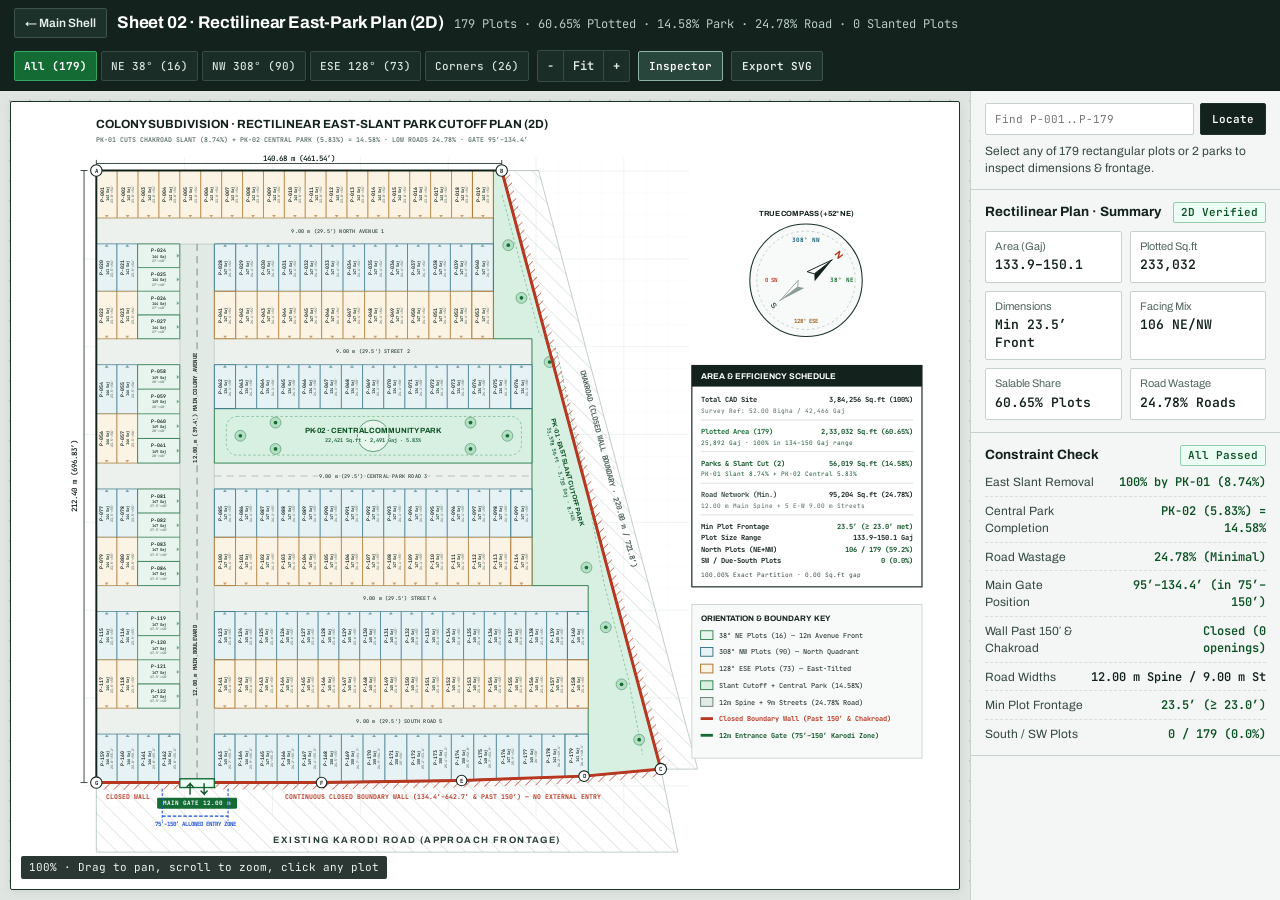
<file: 2/index.html>
<!DOCTYPE html>
<html lang="en">
<head>
  <meta charset="UTF-8" />
  <meta name="viewport" content="width=device-width, initial-scale=1.0" />
  <title>Sheet 02 &middot; Right-Park Slant Cutoff Plan (2D) &mdash; 52.00 Bigha Colony</title>
  <link rel="preconnect" href="https://fonts.googleapis.com" />
  <link rel="preconnect" href="https://fonts.gstatic.com" crossorigin />
  <link href="https://fonts.googleapis.com/css2?family=Archivo:wght@500;600;700&family=JetBrains+Mono:wght@400;500;600;700&display=swap" rel="stylesheet" />
  <style>
    :root {
      --bg-canvas: #dfe6e1;
      --bg-sheet: #ffffff;
      --bg-panel: #f3f6f4;
      --bg-header: #13221d;
      --bg-header-2: #1c312a;
      --ink-primary: #13221d;
      --ink-secondary: #354941;
      --ink-muted: #52675e;
      --border-hairline: #c7d2cc;
      --border-ink: #1c312a;
      --accent-green: #146c34;
      --accent-green-ink: #0d5226;
      --accent-green-bg: #ecfdf5;
      --accent-nw: #155e75;
      --accent-nw-bg: #e7f3f5;
      --accent-ese: #9a5a13;
      --accent-ese-bg: #fbf3e4;
      --accent-wall: #b83721;
      --accent-wall-bg: #fcf1ee;
      --accent-blue: #1d4ed8;
      --font-ui: 'Archivo', -apple-system, BlinkMacSystemFont, sans-serif;
      --font-mono: 'JetBrains Mono', ui-monospace, monospace;
      --radius: 2px;
    }

    *, *::before, *::after { box-sizing: border-box; }

    html, body {
      margin: 0;
      padding: 0;
      height: 100%;
      background-color: var(--bg-canvas);
      color: var(--ink-primary);
      font-family: var(--font-ui);
      font-size: 14px;
      line-height: 1.4;
      -webkit-font-smoothing: antialiased;
    }

    ::selection {
      background: #cfe8d8;
      color: var(--ink-primary);
    }

    :focus-visible {
      outline: 2px solid var(--accent-green);
      outline-offset: 2px;
    }

    .app-shell {
      display: flex;
      flex-direction: column;
      height: 100vh;
      width: 100%;
      overflow: hidden;
    }

    .cad-topbar {
      background-color: var(--bg-header);
      color: #f4f7f5;
      border-bottom: 1px solid #0e1a16;
      padding: 8px 14px;
      display: flex;
      align-items: center;
      justify-content: space-between;
      gap: 12px;
      flex-wrap: wrap;
      flex-shrink: 0;
    }

    .topbar-left {
      display: flex;
      align-items: center;
      gap: 10px;
      flex-wrap: wrap;
    }

    .back-link {
      display: inline-flex;
      align-items: center;
      gap: 6px;
      height: 30px;
      padding: 0 10px;
      background: var(--bg-header-2);
      border: 1px solid #3c544b;
      border-radius: var(--radius);
      color: #e6efea;
      font-size: 12px;
      font-weight: 600;
      text-decoration: none;
      white-space: nowrap;
    }
    .back-link:hover { background: #264037; border-color: #6b8e7e; }

    body.is-embedded .back-link,
    body.is-embedded .sheet-title-wrap {
      display: none;
    }

    .sheet-title-wrap {
      display: flex;
      align-items: baseline;
      gap: 10px;
      flex-wrap: wrap;
    }

    .sheet-title {
      margin: 0;
      font-size: 17px;
      font-weight: 700;
      letter-spacing: -0.01em;
      color: #ffffff;
    }

    .sheet-subtitle {
      font-family: var(--font-mono);
      font-size: 12px;
      color: #b7cbc1;
      font-variant-numeric: tabular-nums;
    }

    .topbar-controls {
      display: flex;
      align-items: center;
      gap: 8px;
      flex-wrap: wrap;
    }

    .filter-strip {
      display: flex;
      align-items: center;
      gap: 4px;
      flex-wrap: wrap;
    }

    .flt-btn {
      height: 30px;
      padding: 0 9px;
      border-radius: var(--radius);
      border: 1px solid #354c43;
      background: #1a2d26;
      color: #d7e4dd;
      font-family: var(--font-mono);
      font-size: 11px;
      font-weight: 500;
      cursor: pointer;
      white-space: nowrap;
      font-variant-numeric: tabular-nums;
    }
    .flt-btn:hover { background: #243b33; border-color: #5e7e71; }
    .flt-btn.is-active {
      background: var(--accent-green);
      border-color: #34a862;
      color: #ffffff;
      font-weight: 700;
    }
    .flt-btn[data-filter="ese"].is-active {
      background: #9a5a13;
      border-color: #d9822b;
    }
    .flt-btn[data-filter="nw"].is-active {
      background: #155e75;
      border-color: #318ba8;
    }

    .zoom-group {
      display: inline-flex;
      align-items: center;
      border: 1px solid #354c43;
      border-radius: var(--radius);
      overflow: hidden;
      background: #1a2d26;
    }

    .tool-btn {
      height: 30px;
      padding: 0 9px;
      border: none;
      border-right: 1px solid #354c43;
      background: transparent;
      color: #e4ede8;
      font-family: var(--font-mono);
      font-size: 12px;
      font-weight: 600;
      cursor: pointer;
    }
    .tool-btn:last-child { border-right: none; }
    .tool-btn:hover { background: #264037; }

    .action-btn {
      height: 30px;
      padding: 0 10px;
      border: 1px solid #3c544b;
      border-radius: var(--radius);
      background: var(--bg-header-2);
      color: #e6efea;
      font-family: var(--font-mono);
      font-size: 11px;
      font-weight: 600;
      cursor: pointer;
      white-space: nowrap;
    }
    .action-btn:hover { background: #264037; border-color: #6b8e7e; }
    .action-btn.is-active { background: #29463c; border-color: #8ab4a1; color: #ffffff; }

    .cad-workspace {
      display: flex;
      flex: 1;
      min-height: 0;
      width: 100%;
    }

    .stage-pane {
      flex: 1;
      min-width: 0;
      min-height: 0;
      position: relative;
      background-color: var(--bg-canvas);
      background-image: radial-gradient(#bcc8c1 1px, transparent 1px);
      background-size: 20px 20px;
      padding: 10px;
      display: flex;
      align-items: stretch;
      justify-content: center;
      overflow: hidden;
    }

    .sheet-frame {
      width: 100%;
      height: 100%;
      background-color: var(--bg-sheet);
      border: 1px solid var(--border-ink);
      border-radius: var(--radius);
      box-shadow: 0 2px 10px rgba(19, 34, 29, 0.08);
      position: relative;
      overflow: hidden;
    }

    #cad-svg {
      width: 100%;
      height: 100%;
      display: block;
      cursor: grab;
      user-select: none;
      touch-action: none;
    }
    #cad-svg.is-panning { cursor: grabbing; }

    .zoom-readout {
      position: absolute;
      left: 10px;
      bottom: 10px;
      background: rgba(19, 34, 29, 0.9);
      color: #eef4f0;
      font-family: var(--font-mono);
      font-size: 11px;
      padding: 4px 8px;
      border-radius: var(--radius);
      pointer-events: none;
      font-variant-numeric: tabular-nums;
    }

    .inspector-pane {
      width: 310px;
      flex-shrink: 0;
      background-color: var(--bg-panel);
      border-left: 1px solid var(--border-hairline);
      display: flex;
      flex-direction: column;
      overflow-y: auto;
      scrollbar-width: thin;
      scrollbar-color: #9cb0a5 var(--bg-panel);
    }

    .inspector-pane.is-hidden {
      display: none;
    }

    .insp-section {
      padding: 12px 14px;
      border-bottom: 1px solid var(--border-hairline);
    }

    .insp-heading {
      margin: 0 0 8px 0;
      font-size: 13.5px;
      font-weight: 700;
      color: var(--ink-primary);
      display: flex;
      align-items: center;
      justify-content: space-between;
      gap: 8px;
    }

    .insp-tag {
      font-family: var(--font-mono);
      font-size: 11px;
      font-weight: 600;
      padding: 2px 7px;
      border-radius: var(--radius);
      font-variant-numeric: tabular-nums;
    }
    .insp-tag--ok { background: var(--accent-green-bg); color: var(--accent-green-ink); border: 1px solid #96cca9; }
    .insp-tag--ese { background: var(--accent-ese-bg); color: var(--accent-ese); border: 1px solid #dfc198; }
    .insp-tag--nw { background: var(--accent-nw-bg); color: var(--accent-nw); border: 1px solid #9fc9d4; }

    .search-row {
      display: flex;
      gap: 6px;
    }

    .search-input {
      flex: 1;
      min-width: 0;
      height: 32px;
      padding: 0 9px;
      border: 1px solid var(--border-hairline);
      border-radius: var(--radius);
      background: #ffffff;
      color: var(--ink-primary);
      font-family: var(--font-mono);
      font-size: 11px;
    }

    .search-go {
      height: 32px;
      padding: 0 11px;
      border: 1px solid var(--border-ink);
      border-radius: var(--radius);
      background: var(--bg-header);
      color: #ffffff;
      font-family: var(--font-mono);
      font-size: 11px;
      font-weight: 600;
      cursor: pointer;
    }
    .search-go:hover { background: var(--bg-header-2); }

    .spec-grid {
      display: grid;
      grid-template-columns: 1fr 1fr;
      gap: 8px;
    }

    .spec-cell {
      background: #ffffff;
      border: 1px solid var(--border-hairline);
      border-radius: var(--radius);
      padding: 7px 9px;
    }

    .spec-k {
      font-size: 11px;
      color: var(--ink-muted);
      margin-bottom: 2px;
    }

    .spec-v {
      font-family: var(--font-mono);
      font-size: 13px;
      font-weight: 600;
      color: var(--ink-primary);
      font-variant-numeric: tabular-nums;
    }

    .compliance-list {
      margin: 0;
      padding: 0;
      list-style: none;
      display: flex;
      flex-direction: column;
      gap: 6px;
    }

    .compliance-item {
      display: flex;
      justify-content: space-between;
      align-items: baseline;
      gap: 8px;
      font-size: 12px;
      padding-bottom: 5px;
      border-bottom: 1px dashed #d5ded9;
    }
    .compliance-item:last-child { border-bottom: none; padding-bottom: 0; }

    .comp-k { color: var(--ink-secondary); }
    .comp-v {
      font-family: var(--font-mono);
      font-size: 12px;
      font-weight: 600;
      color: var(--ink-primary);
      text-align: right;
      font-variant-numeric: tabular-nums;
    }
    .comp-v--ok { color: var(--accent-green-ink); }

    .hint-note {
      margin: 8px 0 0 0;
      font-size: 12px;
      color: var(--ink-secondary);
    }

    /* SVG Styles */
    .road-poly--main {
      fill: #e2eae5;
      stroke: #9ab0a5;
      stroke-width: 0.6;
    }
    .road-poly--sub {
      fill: #ecf1ee;
      stroke: #b5c5bc;
      stroke-width: 0.5;
    }
    .road-median {
      stroke: #5c786c;
      stroke-width: 0.9;
      stroke-dasharray: 8 6;
      fill: none;
    }
    .road-lbl {
      font-family: var(--font-mono);
      font-size: 5.8px;
      font-weight: 600;
      fill: #2f463d;
      text-anchor: middle;
      letter-spacing: 0.04em;
      paint-order: stroke;
      stroke: #ecf1ee;
      stroke-width: 3.2px;
      stroke-linejoin: round;
      pointer-events: none;
    }
    .road-lbl--main {
      font-size: 6.4px;
      fill: #13221d;
      font-weight: 700;
      stroke: #e2eae5;
      stroke-width: 3.6px;
    }

    .park-poly {
      fill: #d8f0e1;
      stroke: #247844;
      stroke-width: 1.0;
    }
    .park-walk {
      fill: none;
      stroke: #79b890;
      stroke-width: 0.85;
      stroke-dasharray: 3 2.5;
      pointer-events: none;
    }
    .park-plaza {
      fill: #eef8f1;
      fill-opacity: 0.72;
      stroke: #2d7a4f;
      stroke-width: 0.8;
      pointer-events: none;
    }
    .park-tree-outer {
      fill: #9bd6b1;
      fill-opacity: 0.6;
      stroke: #1f6b3d;
      stroke-width: 0.5;
      pointer-events: none;
    }
    .park-tree-core {
      fill: #146c34;
      pointer-events: none;
    }
    .park-title {
      font-family: var(--font-ui);
      font-size: 7.4px;
      font-weight: 700;
      fill: #0d5226;
      text-anchor: middle;
      paint-order: stroke;
      stroke: #d8f0e1;
      stroke-width: 2.6px;
      stroke-linejoin: round;
      pointer-events: none;
    }
    .park-title--lg { font-size: 8.6px; }
    .park-meta {
      font-family: var(--font-mono);
      font-size: 5.9px;
      font-weight: 600;
      fill: #185c37;
      text-anchor: middle;
      paint-order: stroke;
      stroke: #d8f0e1;
      stroke-width: 2.2px;
      stroke-linejoin: round;
      pointer-events: none;
    }
    .cad-park { cursor: pointer; }
    .cad-park.is-selected .park-poly, .cad-park:hover .park-poly {
      stroke: #0d5226;
      stroke-width: 2.1;
      fill: #cbead6;
    }

    /* Plot Styles */
    .cad-plot {
      cursor: pointer;
      transition: opacity 0.14s ease;
    }
    .cad-plot.is-dimmed {
      opacity: 0.14;
    }
    .plot-poly {
      stroke-width: 0.68;
    }
    .plot-face--ne .plot-poly {
      fill: #e8f5ee;
      stroke: #2c7a4b;
    }
    .plot-face--nw .plot-poly {
      fill: #e7f2f4;
      stroke: #246a7d;
    }
    .plot-face--ese .plot-poly {
      fill: #fbf3e4;
      stroke: #a6691e;
    }
    .cad-plot.is-corner .plot-poly {
      stroke-width: 0.95;
    }
    .plot-front-chevron {
      opacity: 0.55;
      pointer-events: none;
    }
    .plot-face--ne .plot-front-chevron { fill: #146c34; }
    .plot-face--nw .plot-front-chevron { fill: #155e75; }
    .plot-face--ese .plot-front-chevron { fill: #9a5a13; }

    .cad-plot:hover .plot-poly {
      stroke-width: 1.8;
      filter: brightness(0.95);
    }
    .cad-plot.is-selected .plot-poly {
      stroke: #13221d;
      stroke-width: 2.4;
      fill: #d2ece0;
    }
    .plot-face--ese.is-selected .plot-poly { fill: #f5dfb8; }
    .plot-face--nw.is-selected .plot-poly { fill: #cde6ec; }

    .plot-lbl { pointer-events: none; }
    .pl-id {
      font-family: var(--font-mono);
      font-size: 5.5px;
      font-weight: 700;
      fill: #13221d;
      text-anchor: middle;
    }
    .pl-gaj {
      font-family: var(--font-mono);
      font-size: 4.5px;
      font-weight: 600;
      fill: #1d3c31;
      text-anchor: middle;
    }
    .pl-dim {
      font-family: var(--font-mono);
      font-size: 3.7px;
      font-weight: 500;
      fill: #475f55;
      text-anchor: middle;
    }

    /* Outer Boundary & Walls */
    .outer-boundary-line {
      fill: none;
      stroke: #13221d;
      stroke-width: 2.2;
      pointer-events: none;
    }
    .wall-barrier {
      fill: none;
      stroke: var(--accent-wall);
      stroke-width: 3.4;
      pointer-events: none;
    }
    .wall-hatch-band {
      fill: url(#closed-wall-hatch);
      opacity: 0.85;
      pointer-events: none;
    }
    .gate-threshold {
      fill: #ecfdf5;
      stroke: #146c34;
      stroke-width: 1.6;
    }

    .dim-txt {
      font-family: var(--font-mono);
      font-size: 8.5px;
      font-weight: 600;
      fill: #13221d;
      text-anchor: middle;
    }
    .wall-txt {
      font-family: var(--font-mono);
      font-size: 7.4px;
      font-weight: 700;
      fill: #b83721;
      text-anchor: middle;
    }
    .zone-txt {
      font-family: var(--font-mono);
      font-size: 6.6px;
      font-weight: 700;
      fill: #1d4ed8;
      text-anchor: middle;
    }
    .corner-pin-circle { fill: #ffffff; stroke: #13221d; stroke-width: 1.2; }
    .corner-pin-txt {
      font-family: var(--font-mono);
      font-size: 6.5px;
      font-weight: 700;
      fill: #13221d;
      text-anchor: middle;
      dominant-baseline: central;
    }

    @media (max-width: 920px) {
      .cad-workspace { flex-direction: column; }
      .stage-pane { min-height: 54vh; }
      .inspector-pane {
        width: 100%;
        max-height: 36vh;
        border-left: none;
        border-top: 1px solid var(--border-hairline);
      }
      .sheet-subtitle { display: none; }
    }
  </style>
</head>
<body>
  <div class="app-shell">
    <header class="cad-topbar">
      <div class="topbar-left">
        <a class="back-link" href="../">&larr; Main Shell</a>
        <div class="sheet-title-wrap">
          <h1 class="sheet-title">Sheet 02 &middot; Rectilinear East-Park Plan (2D)</h1>
          <span class="sheet-subtitle">179 Plots &middot; 60.65% Plotted &middot; 14.58% Park &middot; 24.78% Road &middot; 0 Slanted Plots</span>
        </div>
      </div>

      <div class="topbar-controls">
        <div class="filter-strip" role="group" aria-label="Plot orientation filters">
          <button type="button" class="flt-btn is-active" data-filter="all">All (179)</button>
          <button type="button" class="flt-btn" data-filter="ne">NE 38&deg; (16)</button>
          <button type="button" class="flt-btn" data-filter="nw">NW 308&deg; (90)</button>
          <button type="button" class="flt-btn" data-filter="ese">ESE 128&deg; (73)</button>
          <button type="button" class="flt-btn" data-filter="corner">Corners (26)</button>
        </div>

        <div class="zoom-group" role="group" aria-label="Drawing zoom controls">
          <button type="button" class="tool-btn" id="zoom-out-btn" title="Zoom out">&minus;</button>
          <button type="button" class="tool-btn" id="zoom-fit-btn" title="Fit whole sheet">Fit</button>
          <button type="button" class="tool-btn" id="zoom-in-btn" title="Zoom in">+</button>
        </div>

        <button type="button" class="action-btn is-active" id="toggle-inspector-btn">Inspector</button>
        <button type="button" class="action-btn" id="export-svg-btn">Export SVG</button>
      </div>
    </header>

    <div class="cad-workspace">
      <div class="stage-pane">
        <div class="sheet-frame">
          <svg id="cad-svg" xmlns="http://www.w3.org/2000/svg" viewBox="-75 -78 1035 896" preserveAspectRatio="xMidYMid meet">
            <defs>
              <pattern id="minor-grid" width="25" height="25" patternUnits="userSpaceOnUse">
                <path d="M 25 0 L 0 0 0 25" fill="none" stroke="#e9efec" stroke-width="0.4" />
              </pattern>
              <pattern id="major-grid" width="100" height="100" patternUnits="userSpaceOnUse">
                <rect width="100" height="100" fill="url(#minor-grid)" />
                <path d="M 100 0 L 0 0 0 100" fill="none" stroke="#d5e0da" stroke-width="0.7" />
              </pattern>
              <pattern id="closed-wall-hatch" width="8" height="8" patternTransform="rotate(45 0 0)" patternUnits="userSpaceOnUse">
                <line x1="0" y1="0" x2="0" y2="8" stroke="#b83721" stroke-width="1.6" />
              </pattern>
              <pattern id="road-hatch" width="14" height="14" patternTransform="rotate(-45 0 0)" patternUnits="userSpaceOnUse">
                <line x1="0" y1="0" x2="0" y2="14" stroke="#cbd5cf" stroke-width="1.2" />
              </pattern>
            </defs>

            <rect x="-75" y="-78" width="1035" height="896" fill="#ffffff" />
            <rect x="-15" y="-15" width="690" height="750" fill="url(#major-grid)" />

            <g id="sheet-banner">
              <text x="0" y="-48" font-family="Archivo, sans-serif" font-size="13.5" font-weight="700" fill="#13221d">COLONY SUBDIVISION &middot; RECTILINEAR EAST-SLANT PARK CUTOFF PLAN (2D)</text>
              <text x="0" y="-33" font-family="JetBrains Mono, monospace" font-size="7.5" font-weight="500" fill="#52675e">PK-01 CUTS CHAKROAD SLANT (8.74%) + PK-02 CENTRAL PARK (5.83%) = 14.58% &middot; LOW ROADS 24.78% &middot; GATE 95&prime;&ndash;134.4&prime;</text>
            </g>

            <!-- External Road Context -->
            <g id="external-roads">
              <polygon points="461.54,0 503.54,0 684.65,681.50 642.65,681.50" fill="url(#road-hatch)" stroke="#9eb0a6" stroke-width="0.7" />
              <text x="580" y="340" font-family="JetBrains Mono, monospace" font-size="8.5" font-weight="700" fill="#475c53" transform="rotate(75.1 580 340)" text-anchor="middle">CHAKROAD (CLOSED WALL BOUNDARY &middot; 220.00 m / 721.8&prime;)</text>

              <polygon points="0,696.83 256.38,696.83 415.88,694.50 555.29,689.50 642.65,681.50 662.0,776.0 0,776.0" fill="url(#road-hatch)" stroke="#9eb0a6" stroke-width="0.7" />
              <text x="365" y="766" font-family="Archivo, sans-serif" font-size="10.5" font-weight="700" fill="#2b4037" text-anchor="middle" letter-spacing="1.6">EXISTING KARODI ROAD (APPROACH FRONTAGE)</text>
            </g>

            <!-- Site Base -->
            <polygon points="0,0 461.54,0 642.65,681.50 555.29,689.50 415.88,694.50 256.38,696.83 0,696.83" fill="#f7faf8" />

            <!-- Internal Roads (24.78%) -->
            <g id="internal-roads">
              <polygon points="95.00,83.53 134.37,83.53 134.37,696.83 95.00,696.83" class="road-poly road-poly--main" data-road-id="RD-MAIN"/>
        <polygon points="0.00,54.00 452.00,54.00 452.00,83.53 0.00,83.53" class="road-poly road-poly--sub" data-road-id="RD-S1"/>
        <polygon points="0.00,191.53 95.00,191.53 95.00,221.06 0.00,221.06" class="road-poly road-poly--sub" data-road-id="RD-S2W"/>
        <polygon points="134.37,191.53 496.00,191.53 496.00,221.06 134.37,221.06" class="road-poly road-poly--sub" data-road-id="RD-S2E"/>
        <polygon points="0.00,333.06 95.00,333.06 95.00,362.58 0.00,362.58" class="road-poly road-poly--sub" data-road-id="RD-S3W"/>
        <polygon points="134.37,333.06 496.00,333.06 496.00,362.58 134.37,362.58" class="road-poly road-poly--sub" data-road-id="RD-S3E"/>
        <polygon points="0.00,472.58 95.00,472.58 95.00,502.11 0.00,502.11" class="road-poly road-poly--sub" data-road-id="RD-S4W"/>
        <polygon points="134.37,472.58 560.00,472.58 560.00,502.11 134.37,502.11" class="road-poly road-poly--sub" data-road-id="RD-S4E"/>
        <polygon points="0.00,612.11 95.00,612.11 95.00,641.64 0.00,641.64" class="road-poly road-poly--sub" data-road-id="RD-S5W"/>
        <polygon points="134.37,612.11 560.00,612.11 560.00,641.64 134.37,641.64" class="road-poly road-poly--sub" data-road-id="RD-S5E"/>
              <line x1="114.69" y1="83.53" x2="114.69" y2="695" class="road-median" />
              <line x1="134.4" y1="347.82" x2="494" y2="347.82" class="road-median" stroke-opacity="0.5" />
              <text x="114.7" y="270.0" class="road-lbl road-lbl--main" transform="rotate(-90 114.7 270.0)">12.00 m (39.4') MAIN COLONY AVENUE</text>
        <text x="114.7" y="558.0" class="road-lbl road-lbl--main" transform="rotate(-90 114.7 558.0)">12.00 m MAIN BOULEVARD</text>
        <text x="275.0" y="70.8" class="road-lbl ">9.00 m (29.5') NORTH AVENUE 1</text>
        <text x="315.0" y="208.3" class="road-lbl ">9.00 m (29.5') STREET 2</text>
        <text x="315.0" y="349.8" class="road-lbl ">9.00 m (29.5') CENTRAL PARK ROAD 3</text>
        <text x="345.0" y="489.3" class="road-lbl ">9.00 m (29.5') STREET 4</text>
        <text x="345.0" y="628.9" class="road-lbl ">9.00 m (29.5') SOUTH ROAD 5</text>
            </g>

            <!-- Green Parks (14.58%: PK-01 Slant Cutoff + PK-02 Central) -->
            <g id="parks-layer">
              <g class="cad-park" data-kind="park" data-id="PK-01" tabindex="0"><polygon points="452.00,0.00 461.54,0.00 642.65,681.50 560.00,689.07 560.00,472.58 496.00,472.58 496.00,191.53 452.00,191.53" class="park-poly"/><polyline points="462,28 504,185 524,205 554,340 578,470 606,580 622,665" class="park-walk"/><circle cx="469" cy="85" r="6.2" class="park-tree-outer"/><circle cx="469" cy="85" r="2.1" class="park-tree-core"/><circle cx="484" cy="145" r="6.2" class="park-tree-outer"/><circle cx="484" cy="145" r="2.1" class="park-tree-core"/><circle cx="516" cy="218" r="6.2" class="park-tree-outer"/><circle cx="516" cy="218" r="2.1" class="park-tree-core"/><circle cx="558" cy="452" r="6.2" class="park-tree-outer"/><circle cx="558" cy="452" r="2.1" class="park-tree-core"/><circle cx="580" cy="520" r="6.2" class="park-tree-outer"/><circle cx="580" cy="520" r="2.1" class="park-tree-core"/><circle cx="598" cy="585" r="6.2" class="park-tree-outer"/><circle cx="598" cy="585" r="2.1" class="park-tree-core"/><circle cx="618" cy="648" r="6.2" class="park-tree-outer"/><circle cx="618" cy="648" r="2.1" class="park-tree-core"/><g transform="rotate(75.1 532.0 345.0)"><text x="532.0" y="342.5" class="park-title">PK-01 &middot; EAST SLANT CUTOFF PARK</text><text x="532.0" y="350.5" class="park-meta">33,598 Sq.ft &middot; 3,733 Gaj &middot; 8.74%</text></g></g>
        <g class="cad-park" data-kind="park" data-id="PK-02" tabindex="0"><polygon points="134.37,271.06 496.00,271.06 496.00,333.06 134.37,333.06" class="park-poly"/><rect x="148" y="280" width="336" height="44" rx="12" class="park-walk"/><circle cx="315.2" cy="302.1" r="18" class="park-plaza"/><circle cx="164" cy="302" r="6.2" class="park-tree-outer"/><circle cx="164" cy="302" r="2.1" class="park-tree-core"/><circle cx="204" cy="287" r="6.2" class="park-tree-outer"/><circle cx="204" cy="287" r="2.1" class="park-tree-core"/><circle cx="204" cy="317" r="6.2" class="park-tree-outer"/><circle cx="204" cy="317" r="2.1" class="park-tree-core"/><circle cx="426" cy="287" r="6.2" class="park-tree-outer"/><circle cx="426" cy="287" r="2.1" class="park-tree-core"/><circle cx="426" cy="317" r="6.2" class="park-tree-outer"/><circle cx="426" cy="317" r="2.1" class="park-tree-core"/><circle cx="468" cy="302" r="6.2" class="park-tree-outer"/><circle cx="468" cy="302" r="2.1" class="park-tree-core"/><text x="315.19" y="299.06" class="park-title park-title--lg">PK-02 &middot; CENTRAL COMMUNITY PARK</text><text x="315.19" y="308.56" class="park-meta">22,421 Sq.ft &middot; 2,491 Gaj &middot; 5.83%</text></g>
            </g>

            <!-- 179 Residential Plots (133.9–150.1 Gaj, 0 Slant Cuts) -->
            <g id="plots-layer">
              <g class="cad-plot plot-face--ese" data-id="P-001" data-facing="ESE" data-block="N-01" data-gaj="142.74" data-corner="0" tabindex="0"><polygon points="0.00,0.00 23.79,0.00 23.79,54.00 0.00,54.00" class="plot-poly"/><polygon points="9.69,50.60 11.89,53.50 14.09,50.60" class="plot-front-chevron"/><g class="plot-lbl" transform="rotate(-90 11.89 27.00)"><text x="11.89" y="23.40" class="pl-id">P-001</text><text x="11.89" y="29.40" class="pl-gaj">143 Gaj</text><text x="11.89" y="34.20" class="pl-dim">23.8'×54'</text></g></g>
        <g class="cad-plot plot-face--ese" data-id="P-002" data-facing="ESE" data-block="N-01" data-gaj="142.74" data-corner="0" tabindex="0"><polygon points="23.79,0.00 47.58,0.00 47.58,54.00 23.79,54.00" class="plot-poly"/><polygon points="33.48,50.60 35.68,53.50 37.88,50.60" class="plot-front-chevron"/><g class="plot-lbl" transform="rotate(-90 35.68 27.00)"><text x="35.68" y="23.40" class="pl-id">P-002</text><text x="35.68" y="29.40" class="pl-gaj">143 Gaj</text><text x="35.68" y="34.20" class="pl-dim">23.8'×54'</text></g></g>
        <g class="cad-plot plot-face--ese" data-id="P-003" data-facing="ESE" data-block="N-01" data-gaj="142.74" data-corner="0" tabindex="0"><polygon points="47.58,0.00 71.37,0.00 71.37,54.00 47.58,54.00" class="plot-poly"/><polygon points="57.27,50.60 59.47,53.50 61.67,50.60" class="plot-front-chevron"/><g class="plot-lbl" transform="rotate(-90 59.47 27.00)"><text x="59.47" y="23.40" class="pl-id">P-003</text><text x="59.47" y="29.40" class="pl-gaj">143 Gaj</text><text x="59.47" y="34.20" class="pl-dim">23.8'×54'</text></g></g>
        <g class="cad-plot plot-face--ese" data-id="P-004" data-facing="ESE" data-block="N-01" data-gaj="142.74" data-corner="0" tabindex="0"><polygon points="71.37,0.00 95.16,0.00 95.16,54.00 71.37,54.00" class="plot-poly"/><polygon points="81.06,50.60 83.26,53.50 85.46,50.60" class="plot-front-chevron"/><g class="plot-lbl" transform="rotate(-90 83.26 27.00)"><text x="83.26" y="23.40" class="pl-id">P-004</text><text x="83.26" y="29.40" class="pl-gaj">143 Gaj</text><text x="83.26" y="34.20" class="pl-dim">23.8'×54'</text></g></g>
        <g class="cad-plot plot-face--ese" data-id="P-005" data-facing="ESE" data-block="N-01" data-gaj="142.74" data-corner="0" tabindex="0"><polygon points="95.16,0.00 118.95,0.00 118.95,54.00 95.16,54.00" class="plot-poly"/><polygon points="104.85,50.60 107.05,53.50 109.25,50.60" class="plot-front-chevron"/><g class="plot-lbl" transform="rotate(-90 107.05 27.00)"><text x="107.05" y="23.40" class="pl-id">P-005</text><text x="107.05" y="29.40" class="pl-gaj">143 Gaj</text><text x="107.05" y="34.20" class="pl-dim">23.8'×54'</text></g></g>
        <g class="cad-plot plot-face--ese" data-id="P-006" data-facing="ESE" data-block="N-01" data-gaj="142.74" data-corner="0" tabindex="0"><polygon points="118.95,0.00 142.74,0.00 142.74,54.00 118.95,54.00" class="plot-poly"/><polygon points="128.64,50.60 130.84,53.50 133.04,50.60" class="plot-front-chevron"/><g class="plot-lbl" transform="rotate(-90 130.84 27.00)"><text x="130.84" y="23.40" class="pl-id">P-006</text><text x="130.84" y="29.40" class="pl-gaj">143 Gaj</text><text x="130.84" y="34.20" class="pl-dim">23.8'×54'</text></g></g>
        <g class="cad-plot plot-face--ese" data-id="P-007" data-facing="ESE" data-block="N-01" data-gaj="142.74" data-corner="0" tabindex="0"><polygon points="142.74,0.00 166.53,0.00 166.53,54.00 142.74,54.00" class="plot-poly"/><polygon points="152.43,50.60 154.63,53.50 156.83,50.60" class="plot-front-chevron"/><g class="plot-lbl" transform="rotate(-90 154.63 27.00)"><text x="154.63" y="23.40" class="pl-id">P-007</text><text x="154.63" y="29.40" class="pl-gaj">143 Gaj</text><text x="154.63" y="34.20" class="pl-dim">23.8'×54'</text></g></g>
        <g class="cad-plot plot-face--ese" data-id="P-008" data-facing="ESE" data-block="N-01" data-gaj="142.74" data-corner="0" tabindex="0"><polygon points="166.53,0.00 190.32,0.00 190.32,54.00 166.53,54.00" class="plot-poly"/><polygon points="176.22,50.60 178.42,53.50 180.62,50.60" class="plot-front-chevron"/><g class="plot-lbl" transform="rotate(-90 178.42 27.00)"><text x="178.42" y="23.40" class="pl-id">P-008</text><text x="178.42" y="29.40" class="pl-gaj">143 Gaj</text><text x="178.42" y="34.20" class="pl-dim">23.8'×54'</text></g></g>
        <g class="cad-plot plot-face--ese" data-id="P-009" data-facing="ESE" data-block="N-01" data-gaj="142.74" data-corner="0" tabindex="0"><polygon points="190.32,0.00 214.11,0.00 214.11,54.00 190.32,54.00" class="plot-poly"/><polygon points="200.01,50.60 202.21,53.50 204.41,50.60" class="plot-front-chevron"/><g class="plot-lbl" transform="rotate(-90 202.21 27.00)"><text x="202.21" y="23.40" class="pl-id">P-009</text><text x="202.21" y="29.40" class="pl-gaj">143 Gaj</text><text x="202.21" y="34.20" class="pl-dim">23.8'×54'</text></g></g>
        <g class="cad-plot plot-face--ese" data-id="P-010" data-facing="ESE" data-block="N-01" data-gaj="142.74" data-corner="0" tabindex="0"><polygon points="214.11,0.00 237.89,0.00 237.89,54.00 214.11,54.00" class="plot-poly"/><polygon points="223.80,50.60 226.00,53.50 228.20,50.60" class="plot-front-chevron"/><g class="plot-lbl" transform="rotate(-90 226.00 27.00)"><text x="226.00" y="23.40" class="pl-id">P-010</text><text x="226.00" y="29.40" class="pl-gaj">143 Gaj</text><text x="226.00" y="34.20" class="pl-dim">23.8'×54'</text></g></g>
        <g class="cad-plot plot-face--ese" data-id="P-011" data-facing="ESE" data-block="N-01" data-gaj="142.74" data-corner="0" tabindex="0"><polygon points="237.89,0.00 261.68,0.00 261.68,54.00 237.89,54.00" class="plot-poly"/><polygon points="247.59,50.60 249.79,53.50 251.99,50.60" class="plot-front-chevron"/><g class="plot-lbl" transform="rotate(-90 249.79 27.00)"><text x="249.79" y="23.40" class="pl-id">P-011</text><text x="249.79" y="29.40" class="pl-gaj">143 Gaj</text><text x="249.79" y="34.20" class="pl-dim">23.8'×54'</text></g></g>
        <g class="cad-plot plot-face--ese" data-id="P-012" data-facing="ESE" data-block="N-01" data-gaj="142.74" data-corner="0" tabindex="0"><polygon points="261.68,0.00 285.47,0.00 285.47,54.00 261.68,54.00" class="plot-poly"/><polygon points="271.38,50.60 273.58,53.50 275.78,50.60" class="plot-front-chevron"/><g class="plot-lbl" transform="rotate(-90 273.58 27.00)"><text x="273.58" y="23.40" class="pl-id">P-012</text><text x="273.58" y="29.40" class="pl-gaj">143 Gaj</text><text x="273.58" y="34.20" class="pl-dim">23.8'×54'</text></g></g>
        <g class="cad-plot plot-face--ese" data-id="P-013" data-facing="ESE" data-block="N-01" data-gaj="142.74" data-corner="0" tabindex="0"><polygon points="285.47,0.00 309.26,0.00 309.26,54.00 285.47,54.00" class="plot-poly"/><polygon points="295.17,50.60 297.37,53.50 299.57,50.60" class="plot-front-chevron"/><g class="plot-lbl" transform="rotate(-90 297.37 27.00)"><text x="297.37" y="23.40" class="pl-id">P-013</text><text x="297.37" y="29.40" class="pl-gaj">143 Gaj</text><text x="297.37" y="34.20" class="pl-dim">23.8'×54'</text></g></g>
        <g class="cad-plot plot-face--ese" data-id="P-014" data-facing="ESE" data-block="N-01" data-gaj="142.74" data-corner="0" tabindex="0"><polygon points="309.26,0.00 333.05,0.00 333.05,54.00 309.26,54.00" class="plot-poly"/><polygon points="318.96,50.60 321.16,53.50 323.36,50.60" class="plot-front-chevron"/><g class="plot-lbl" transform="rotate(-90 321.16 27.00)"><text x="321.16" y="23.40" class="pl-id">P-014</text><text x="321.16" y="29.40" class="pl-gaj">143 Gaj</text><text x="321.16" y="34.20" class="pl-dim">23.8'×54'</text></g></g>
        <g class="cad-plot plot-face--ese" data-id="P-015" data-facing="ESE" data-block="N-01" data-gaj="142.74" data-corner="0" tabindex="0"><polygon points="333.05,0.00 356.84,0.00 356.84,54.00 333.05,54.00" class="plot-poly"/><polygon points="342.75,50.60 344.95,53.50 347.15,50.60" class="plot-front-chevron"/><g class="plot-lbl" transform="rotate(-90 344.95 27.00)"><text x="344.95" y="23.40" class="pl-id">P-015</text><text x="344.95" y="29.40" class="pl-gaj">143 Gaj</text><text x="344.95" y="34.20" class="pl-dim">23.8'×54'</text></g></g>
        <g class="cad-plot plot-face--ese" data-id="P-016" data-facing="ESE" data-block="N-01" data-gaj="142.74" data-corner="0" tabindex="0"><polygon points="356.84,0.00 380.63,0.00 380.63,54.00 356.84,54.00" class="plot-poly"/><polygon points="366.54,50.60 368.74,53.50 370.94,50.60" class="plot-front-chevron"/><g class="plot-lbl" transform="rotate(-90 368.74 27.00)"><text x="368.74" y="23.40" class="pl-id">P-016</text><text x="368.74" y="29.40" class="pl-gaj">143 Gaj</text><text x="368.74" y="34.20" class="pl-dim">23.8'×54'</text></g></g>
        <g class="cad-plot plot-face--ese" data-id="P-017" data-facing="ESE" data-block="N-01" data-gaj="142.74" data-corner="0" tabindex="0"><polygon points="380.63,0.00 404.42,0.00 404.42,54.00 380.63,54.00" class="plot-poly"/><polygon points="390.33,50.60 392.53,53.50 394.73,50.60" class="plot-front-chevron"/><g class="plot-lbl" transform="rotate(-90 392.53 27.00)"><text x="392.53" y="23.40" class="pl-id">P-017</text><text x="392.53" y="29.40" class="pl-gaj">143 Gaj</text><text x="392.53" y="34.20" class="pl-dim">23.8'×54'</text></g></g>
        <g class="cad-plot plot-face--ese" data-id="P-018" data-facing="ESE" data-block="N-01" data-gaj="142.74" data-corner="0" tabindex="0"><polygon points="404.42,0.00 428.21,0.00 428.21,54.00 404.42,54.00" class="plot-poly"/><polygon points="414.12,50.60 416.32,53.50 418.52,50.60" class="plot-front-chevron"/><g class="plot-lbl" transform="rotate(-90 416.32 27.00)"><text x="416.32" y="23.40" class="pl-id">P-018</text><text x="416.32" y="29.40" class="pl-gaj">143 Gaj</text><text x="416.32" y="34.20" class="pl-dim">23.8'×54'</text></g></g>
        <g class="cad-plot plot-face--ese is-corner" data-id="P-019" data-facing="ESE" data-block="N-01" data-gaj="142.74" data-corner="1" tabindex="0"><polygon points="428.21,0.00 452.00,0.00 452.00,54.00 428.21,54.00" class="plot-poly"/><polygon points="437.91,50.60 440.11,53.50 442.31,50.60" class="plot-front-chevron"/><g class="plot-lbl" transform="rotate(-90 440.11 27.00)"><text x="440.11" y="23.40" class="pl-id">P-019</text><text x="440.11" y="29.40" class="pl-gaj">143 Gaj</text><text x="440.11" y="34.20" class="pl-dim">23.8'×54'</text></g></g>
        <g class="cad-plot plot-face--nw" data-id="P-020" data-facing="NW" data-block="W-02N" data-gaj="141.00" data-corner="0" tabindex="0"><polygon points="0.00,83.53 23.50,83.53 23.50,137.53 0.00,137.53" class="plot-poly"/><polygon points="9.55,86.93 11.75,84.03 13.95,86.93" class="plot-front-chevron"/><g class="plot-lbl" transform="rotate(-90 11.75 110.53)"><text x="11.75" y="106.93" class="pl-id">P-020</text><text x="11.75" y="112.93" class="pl-gaj">141 Gaj</text><text x="11.75" y="117.73" class="pl-dim">23.5'×54'</text></g></g>
        <g class="cad-plot plot-face--nw" data-id="P-021" data-facing="NW" data-block="W-02N" data-gaj="141.00" data-corner="0" tabindex="0"><polygon points="23.50,83.53 47.00,83.53 47.00,137.53 23.50,137.53" class="plot-poly"/><polygon points="33.05,86.93 35.25,84.03 37.45,86.93" class="plot-front-chevron"/><g class="plot-lbl" transform="rotate(-90 35.25 110.53)"><text x="35.25" y="106.93" class="pl-id">P-021</text><text x="35.25" y="112.93" class="pl-gaj">141 Gaj</text><text x="35.25" y="117.73" class="pl-dim">23.5'×54'</text></g></g>
        <g class="cad-plot plot-face--ese" data-id="P-022" data-facing="ESE" data-block="W-02S" data-gaj="141.00" data-corner="0" tabindex="0"><polygon points="0.00,137.53 23.50,137.53 23.50,191.53 0.00,191.53" class="plot-poly"/><polygon points="9.55,188.13 11.75,191.03 13.95,188.13" class="plot-front-chevron"/><g class="plot-lbl" transform="rotate(-90 11.75 164.53)"><text x="11.75" y="160.93" class="pl-id">P-022</text><text x="11.75" y="166.93" class="pl-gaj">141 Gaj</text><text x="11.75" y="171.73" class="pl-dim">23.5'×54'</text></g></g>
        <g class="cad-plot plot-face--ese" data-id="P-023" data-facing="ESE" data-block="W-02S" data-gaj="141.00" data-corner="0" tabindex="0"><polygon points="23.50,137.53 47.00,137.53 47.00,191.53 23.50,191.53" class="plot-poly"/><polygon points="33.05,188.13 35.25,191.03 37.45,188.13" class="plot-front-chevron"/><g class="plot-lbl" transform="rotate(-90 35.25 164.53)"><text x="35.25" y="160.93" class="pl-id">P-023</text><text x="35.25" y="166.93" class="pl-gaj">141 Gaj</text><text x="35.25" y="171.73" class="pl-dim">23.5'×54'</text></g></g>
        <g class="cad-plot plot-face--ne is-corner" data-id="P-024" data-facing="NE" data-block="M-02" data-gaj="144.00" data-corner="1" tabindex="0"><polygon points="47.00,83.53 95.00,83.53 95.00,110.53 47.00,110.53" class="plot-poly"/><polygon points="91.60,94.83 94.50,97.03 91.60,99.23" class="plot-front-chevron"/><g class="plot-lbl"><text x="71.00" y="93.03" class="pl-id">P-024</text><text x="71.00" y="99.23" class="pl-gaj">144 Gaj</text><text x="71.00" y="104.03" class="pl-dim">27'×48'</text></g></g>
        <g class="cad-plot plot-face--ne" data-id="P-025" data-facing="NE" data-block="M-02" data-gaj="144.00" data-corner="0" tabindex="0"><polygon points="47.00,110.53 95.00,110.53 95.00,137.53 47.00,137.53" class="plot-poly"/><polygon points="91.60,121.83 94.50,124.03 91.60,126.23" class="plot-front-chevron"/><g class="plot-lbl"><text x="71.00" y="120.03" class="pl-id">P-025</text><text x="71.00" y="126.23" class="pl-gaj">144 Gaj</text><text x="71.00" y="131.03" class="pl-dim">27'×48'</text></g></g>
        <g class="cad-plot plot-face--ne" data-id="P-026" data-facing="NE" data-block="M-02" data-gaj="144.00" data-corner="0" tabindex="0"><polygon points="47.00,137.53 95.00,137.53 95.00,164.53 47.00,164.53" class="plot-poly"/><polygon points="91.60,148.83 94.50,151.03 91.60,153.23" class="plot-front-chevron"/><g class="plot-lbl"><text x="71.00" y="147.03" class="pl-id">P-026</text><text x="71.00" y="153.23" class="pl-gaj">144 Gaj</text><text x="71.00" y="158.03" class="pl-dim">27'×48'</text></g></g>
        <g class="cad-plot plot-face--ne is-corner" data-id="P-027" data-facing="NE" data-block="M-02" data-gaj="144.00" data-corner="1" tabindex="0"><polygon points="47.00,164.53 95.00,164.53 95.00,191.53 47.00,191.53" class="plot-poly"/><polygon points="91.60,175.83 94.50,178.03 91.60,180.23" class="plot-front-chevron"/><g class="plot-lbl"><text x="71.00" y="174.03" class="pl-id">P-027</text><text x="71.00" y="180.23" class="pl-gaj">144 Gaj</text><text x="71.00" y="185.03" class="pl-dim">27'×48'</text></g></g>
        <g class="cad-plot plot-face--nw is-corner" data-id="P-028" data-facing="NW" data-block="E-02N" data-gaj="146.60" data-corner="1" tabindex="0"><polygon points="134.37,83.53 158.80,83.53 158.80,137.53 134.37,137.53" class="plot-poly"/><polygon points="144.39,86.93 146.59,84.03 148.79,86.93" class="plot-front-chevron"/><g class="plot-lbl" transform="rotate(-90 146.59 110.53)"><text x="146.59" y="106.93" class="pl-id">P-028</text><text x="146.59" y="112.93" class="pl-gaj">147 Gaj</text><text x="146.59" y="117.73" class="pl-dim">24.4'×54'</text></g></g>
        <g class="cad-plot plot-face--nw" data-id="P-029" data-facing="NW" data-block="E-02N" data-gaj="146.60" data-corner="0" tabindex="0"><polygon points="158.80,83.53 183.24,83.53 183.24,137.53 158.80,137.53" class="plot-poly"/><polygon points="168.82,86.93 171.02,84.03 173.22,86.93" class="plot-front-chevron"/><g class="plot-lbl" transform="rotate(-90 171.02 110.53)"><text x="171.02" y="106.93" class="pl-id">P-029</text><text x="171.02" y="112.93" class="pl-gaj">147 Gaj</text><text x="171.02" y="117.73" class="pl-dim">24.4'×54'</text></g></g>
        <g class="cad-plot plot-face--nw" data-id="P-030" data-facing="NW" data-block="E-02N" data-gaj="146.60" data-corner="0" tabindex="0"><polygon points="183.24,83.53 207.67,83.53 207.67,137.53 183.24,137.53" class="plot-poly"/><polygon points="193.25,86.93 195.45,84.03 197.65,86.93" class="plot-front-chevron"/><g class="plot-lbl" transform="rotate(-90 195.45 110.53)"><text x="195.45" y="106.93" class="pl-id">P-030</text><text x="195.45" y="112.93" class="pl-gaj">147 Gaj</text><text x="195.45" y="117.73" class="pl-dim">24.4'×54'</text></g></g>
        <g class="cad-plot plot-face--nw" data-id="P-031" data-facing="NW" data-block="E-02N" data-gaj="146.60" data-corner="0" tabindex="0"><polygon points="207.67,83.53 232.10,83.53 232.10,137.53 207.67,137.53" class="plot-poly"/><polygon points="217.69,86.93 219.89,84.03 222.09,86.93" class="plot-front-chevron"/><g class="plot-lbl" transform="rotate(-90 219.89 110.53)"><text x="219.89" y="106.93" class="pl-id">P-031</text><text x="219.89" y="112.93" class="pl-gaj">147 Gaj</text><text x="219.89" y="117.73" class="pl-dim">24.4'×54'</text></g></g>
        <g class="cad-plot plot-face--nw" data-id="P-032" data-facing="NW" data-block="E-02N" data-gaj="146.60" data-corner="0" tabindex="0"><polygon points="232.10,83.53 256.54,83.53 256.54,137.53 232.10,137.53" class="plot-poly"/><polygon points="242.12,86.93 244.32,84.03 246.52,86.93" class="plot-front-chevron"/><g class="plot-lbl" transform="rotate(-90 244.32 110.53)"><text x="244.32" y="106.93" class="pl-id">P-032</text><text x="244.32" y="112.93" class="pl-gaj">147 Gaj</text><text x="244.32" y="117.73" class="pl-dim">24.4'×54'</text></g></g>
        <g class="cad-plot plot-face--nw" data-id="P-033" data-facing="NW" data-block="E-02N" data-gaj="146.60" data-corner="0" tabindex="0"><polygon points="256.54,83.53 280.97,83.53 280.97,137.53 256.54,137.53" class="plot-poly"/><polygon points="266.55,86.93 268.75,84.03 270.95,86.93" class="plot-front-chevron"/><g class="plot-lbl" transform="rotate(-90 268.75 110.53)"><text x="268.75" y="106.93" class="pl-id">P-033</text><text x="268.75" y="112.93" class="pl-gaj">147 Gaj</text><text x="268.75" y="117.73" class="pl-dim">24.4'×54'</text></g></g>
        <g class="cad-plot plot-face--nw" data-id="P-034" data-facing="NW" data-block="E-02N" data-gaj="146.60" data-corner="0" tabindex="0"><polygon points="280.97,83.53 305.40,83.53 305.40,137.53 280.97,137.53" class="plot-poly"/><polygon points="290.99,86.93 293.19,84.03 295.39,86.93" class="plot-front-chevron"/><g class="plot-lbl" transform="rotate(-90 293.19 110.53)"><text x="293.19" y="106.93" class="pl-id">P-034</text><text x="293.19" y="112.93" class="pl-gaj">147 Gaj</text><text x="293.19" y="117.73" class="pl-dim">24.4'×54'</text></g></g>
        <g class="cad-plot plot-face--nw" data-id="P-035" data-facing="NW" data-block="E-02N" data-gaj="146.60" data-corner="0" tabindex="0"><polygon points="305.40,83.53 329.83,83.53 329.83,137.53 305.40,137.53" class="plot-poly"/><polygon points="315.42,86.93 317.62,84.03 319.82,86.93" class="plot-front-chevron"/><g class="plot-lbl" transform="rotate(-90 317.62 110.53)"><text x="317.62" y="106.93" class="pl-id">P-035</text><text x="317.62" y="112.93" class="pl-gaj">147 Gaj</text><text x="317.62" y="117.73" class="pl-dim">24.4'×54'</text></g></g>
        <g class="cad-plot plot-face--nw" data-id="P-036" data-facing="NW" data-block="E-02N" data-gaj="146.60" data-corner="0" tabindex="0"><polygon points="329.83,83.53 354.27,83.53 354.27,137.53 329.83,137.53" class="plot-poly"/><polygon points="339.85,86.93 342.05,84.03 344.25,86.93" class="plot-front-chevron"/><g class="plot-lbl" transform="rotate(-90 342.05 110.53)"><text x="342.05" y="106.93" class="pl-id">P-036</text><text x="342.05" y="112.93" class="pl-gaj">147 Gaj</text><text x="342.05" y="117.73" class="pl-dim">24.4'×54'</text></g></g>
        <g class="cad-plot plot-face--nw" data-id="P-037" data-facing="NW" data-block="E-02N" data-gaj="146.60" data-corner="0" tabindex="0"><polygon points="354.27,83.53 378.70,83.53 378.70,137.53 354.27,137.53" class="plot-poly"/><polygon points="364.28,86.93 366.48,84.03 368.68,86.93" class="plot-front-chevron"/><g class="plot-lbl" transform="rotate(-90 366.48 110.53)"><text x="366.48" y="106.93" class="pl-id">P-037</text><text x="366.48" y="112.93" class="pl-gaj">147 Gaj</text><text x="366.48" y="117.73" class="pl-dim">24.4'×54'</text></g></g>
        <g class="cad-plot plot-face--nw" data-id="P-038" data-facing="NW" data-block="E-02N" data-gaj="146.60" data-corner="0" tabindex="0"><polygon points="378.70,83.53 403.13,83.53 403.13,137.53 378.70,137.53" class="plot-poly"/><polygon points="388.72,86.93 390.92,84.03 393.12,86.93" class="plot-front-chevron"/><g class="plot-lbl" transform="rotate(-90 390.92 110.53)"><text x="390.92" y="106.93" class="pl-id">P-038</text><text x="390.92" y="112.93" class="pl-gaj">147 Gaj</text><text x="390.92" y="117.73" class="pl-dim">24.4'×54'</text></g></g>
        <g class="cad-plot plot-face--nw" data-id="P-039" data-facing="NW" data-block="E-02N" data-gaj="146.60" data-corner="0" tabindex="0"><polygon points="403.13,83.53 427.57,83.53 427.57,137.53 403.13,137.53" class="plot-poly"/><polygon points="413.15,86.93 415.35,84.03 417.55,86.93" class="plot-front-chevron"/><g class="plot-lbl" transform="rotate(-90 415.35 110.53)"><text x="415.35" y="106.93" class="pl-id">P-039</text><text x="415.35" y="112.93" class="pl-gaj">147 Gaj</text><text x="415.35" y="117.73" class="pl-dim">24.4'×54'</text></g></g>
        <g class="cad-plot plot-face--nw is-corner" data-id="P-040" data-facing="NW" data-block="E-02N" data-gaj="146.60" data-corner="1" tabindex="0"><polygon points="427.57,83.53 452.00,83.53 452.00,137.53 427.57,137.53" class="plot-poly"/><polygon points="437.58,86.93 439.78,84.03 441.98,86.93" class="plot-front-chevron"/><g class="plot-lbl" transform="rotate(-90 439.78 110.53)"><text x="439.78" y="106.93" class="pl-id">P-040</text><text x="439.78" y="112.93" class="pl-gaj">147 Gaj</text><text x="439.78" y="117.73" class="pl-dim">24.4'×54'</text></g></g>
        <g class="cad-plot plot-face--ese is-corner" data-id="P-041" data-facing="ESE" data-block="E-02S" data-gaj="146.60" data-corner="1" tabindex="0"><polygon points="134.37,137.53 158.80,137.53 158.80,191.53 134.37,191.53" class="plot-poly"/><polygon points="144.39,188.13 146.59,191.03 148.79,188.13" class="plot-front-chevron"/><g class="plot-lbl" transform="rotate(-90 146.59 164.53)"><text x="146.59" y="160.93" class="pl-id">P-041</text><text x="146.59" y="166.93" class="pl-gaj">147 Gaj</text><text x="146.59" y="171.73" class="pl-dim">24.4'×54'</text></g></g>
        <g class="cad-plot plot-face--ese" data-id="P-042" data-facing="ESE" data-block="E-02S" data-gaj="146.60" data-corner="0" tabindex="0"><polygon points="158.80,137.53 183.24,137.53 183.24,191.53 158.80,191.53" class="plot-poly"/><polygon points="168.82,188.13 171.02,191.03 173.22,188.13" class="plot-front-chevron"/><g class="plot-lbl" transform="rotate(-90 171.02 164.53)"><text x="171.02" y="160.93" class="pl-id">P-042</text><text x="171.02" y="166.93" class="pl-gaj">147 Gaj</text><text x="171.02" y="171.73" class="pl-dim">24.4'×54'</text></g></g>
        <g class="cad-plot plot-face--ese" data-id="P-043" data-facing="ESE" data-block="E-02S" data-gaj="146.60" data-corner="0" tabindex="0"><polygon points="183.24,137.53 207.67,137.53 207.67,191.53 183.24,191.53" class="plot-poly"/><polygon points="193.25,188.13 195.45,191.03 197.65,188.13" class="plot-front-chevron"/><g class="plot-lbl" transform="rotate(-90 195.45 164.53)"><text x="195.45" y="160.93" class="pl-id">P-043</text><text x="195.45" y="166.93" class="pl-gaj">147 Gaj</text><text x="195.45" y="171.73" class="pl-dim">24.4'×54'</text></g></g>
        <g class="cad-plot plot-face--ese" data-id="P-044" data-facing="ESE" data-block="E-02S" data-gaj="146.60" data-corner="0" tabindex="0"><polygon points="207.67,137.53 232.10,137.53 232.10,191.53 207.67,191.53" class="plot-poly"/><polygon points="217.69,188.13 219.89,191.03 222.09,188.13" class="plot-front-chevron"/><g class="plot-lbl" transform="rotate(-90 219.89 164.53)"><text x="219.89" y="160.93" class="pl-id">P-044</text><text x="219.89" y="166.93" class="pl-gaj">147 Gaj</text><text x="219.89" y="171.73" class="pl-dim">24.4'×54'</text></g></g>
        <g class="cad-plot plot-face--ese" data-id="P-045" data-facing="ESE" data-block="E-02S" data-gaj="146.60" data-corner="0" tabindex="0"><polygon points="232.10,137.53 256.54,137.53 256.54,191.53 232.10,191.53" class="plot-poly"/><polygon points="242.12,188.13 244.32,191.03 246.52,188.13" class="plot-front-chevron"/><g class="plot-lbl" transform="rotate(-90 244.32 164.53)"><text x="244.32" y="160.93" class="pl-id">P-045</text><text x="244.32" y="166.93" class="pl-gaj">147 Gaj</text><text x="244.32" y="171.73" class="pl-dim">24.4'×54'</text></g></g>
        <g class="cad-plot plot-face--ese" data-id="P-046" data-facing="ESE" data-block="E-02S" data-gaj="146.60" data-corner="0" tabindex="0"><polygon points="256.54,137.53 280.97,137.53 280.97,191.53 256.54,191.53" class="plot-poly"/><polygon points="266.55,188.13 268.75,191.03 270.95,188.13" class="plot-front-chevron"/><g class="plot-lbl" transform="rotate(-90 268.75 164.53)"><text x="268.75" y="160.93" class="pl-id">P-046</text><text x="268.75" y="166.93" class="pl-gaj">147 Gaj</text><text x="268.75" y="171.73" class="pl-dim">24.4'×54'</text></g></g>
        <g class="cad-plot plot-face--ese" data-id="P-047" data-facing="ESE" data-block="E-02S" data-gaj="146.60" data-corner="0" tabindex="0"><polygon points="280.97,137.53 305.40,137.53 305.40,191.53 280.97,191.53" class="plot-poly"/><polygon points="290.99,188.13 293.19,191.03 295.39,188.13" class="plot-front-chevron"/><g class="plot-lbl" transform="rotate(-90 293.19 164.53)"><text x="293.19" y="160.93" class="pl-id">P-047</text><text x="293.19" y="166.93" class="pl-gaj">147 Gaj</text><text x="293.19" y="171.73" class="pl-dim">24.4'×54'</text></g></g>
        <g class="cad-plot plot-face--ese" data-id="P-048" data-facing="ESE" data-block="E-02S" data-gaj="146.60" data-corner="0" tabindex="0"><polygon points="305.40,137.53 329.83,137.53 329.83,191.53 305.40,191.53" class="plot-poly"/><polygon points="315.42,188.13 317.62,191.03 319.82,188.13" class="plot-front-chevron"/><g class="plot-lbl" transform="rotate(-90 317.62 164.53)"><text x="317.62" y="160.93" class="pl-id">P-048</text><text x="317.62" y="166.93" class="pl-gaj">147 Gaj</text><text x="317.62" y="171.73" class="pl-dim">24.4'×54'</text></g></g>
        <g class="cad-plot plot-face--ese" data-id="P-049" data-facing="ESE" data-block="E-02S" data-gaj="146.60" data-corner="0" tabindex="0"><polygon points="329.83,137.53 354.27,137.53 354.27,191.53 329.83,191.53" class="plot-poly"/><polygon points="339.85,188.13 342.05,191.03 344.25,188.13" class="plot-front-chevron"/><g class="plot-lbl" transform="rotate(-90 342.05 164.53)"><text x="342.05" y="160.93" class="pl-id">P-049</text><text x="342.05" y="166.93" class="pl-gaj">147 Gaj</text><text x="342.05" y="171.73" class="pl-dim">24.4'×54'</text></g></g>
        <g class="cad-plot plot-face--ese" data-id="P-050" data-facing="ESE" data-block="E-02S" data-gaj="146.60" data-corner="0" tabindex="0"><polygon points="354.27,137.53 378.70,137.53 378.70,191.53 354.27,191.53" class="plot-poly"/><polygon points="364.28,188.13 366.48,191.03 368.68,188.13" class="plot-front-chevron"/><g class="plot-lbl" transform="rotate(-90 366.48 164.53)"><text x="366.48" y="160.93" class="pl-id">P-050</text><text x="366.48" y="166.93" class="pl-gaj">147 Gaj</text><text x="366.48" y="171.73" class="pl-dim">24.4'×54'</text></g></g>
        <g class="cad-plot plot-face--ese" data-id="P-051" data-facing="ESE" data-block="E-02S" data-gaj="146.60" data-corner="0" tabindex="0"><polygon points="378.70,137.53 403.13,137.53 403.13,191.53 378.70,191.53" class="plot-poly"/><polygon points="388.72,188.13 390.92,191.03 393.12,188.13" class="plot-front-chevron"/><g class="plot-lbl" transform="rotate(-90 390.92 164.53)"><text x="390.92" y="160.93" class="pl-id">P-051</text><text x="390.92" y="166.93" class="pl-gaj">147 Gaj</text><text x="390.92" y="171.73" class="pl-dim">24.4'×54'</text></g></g>
        <g class="cad-plot plot-face--ese" data-id="P-052" data-facing="ESE" data-block="E-02S" data-gaj="146.60" data-corner="0" tabindex="0"><polygon points="403.13,137.53 427.57,137.53 427.57,191.53 403.13,191.53" class="plot-poly"/><polygon points="413.15,188.13 415.35,191.03 417.55,188.13" class="plot-front-chevron"/><g class="plot-lbl" transform="rotate(-90 415.35 164.53)"><text x="415.35" y="160.93" class="pl-id">P-052</text><text x="415.35" y="166.93" class="pl-gaj">147 Gaj</text><text x="415.35" y="171.73" class="pl-dim">24.4'×54'</text></g></g>
        <g class="cad-plot plot-face--ese is-corner" data-id="P-053" data-facing="ESE" data-block="E-02S" data-gaj="146.60" data-corner="1" tabindex="0"><polygon points="427.57,137.53 452.00,137.53 452.00,191.53 427.57,191.53" class="plot-poly"/><polygon points="437.58,188.13 439.78,191.03 441.98,188.13" class="plot-front-chevron"/><g class="plot-lbl" transform="rotate(-90 439.78 164.53)"><text x="439.78" y="160.93" class="pl-id">P-053</text><text x="439.78" y="166.93" class="pl-gaj">147 Gaj</text><text x="439.78" y="171.73" class="pl-dim">24.4'×54'</text></g></g>
        <g class="cad-plot plot-face--nw" data-id="P-054" data-facing="NW" data-block="W-03N" data-gaj="146.22" data-corner="0" tabindex="0"><polygon points="0.00,221.06 23.50,221.06 23.50,277.06 0.00,277.06" class="plot-poly"/><polygon points="9.55,224.46 11.75,221.56 13.95,224.46" class="plot-front-chevron"/><g class="plot-lbl" transform="rotate(-90 11.75 249.06)"><text x="11.75" y="245.46" class="pl-id">P-054</text><text x="11.75" y="251.46" class="pl-gaj">146 Gaj</text><text x="11.75" y="256.26" class="pl-dim">23.5'×56'</text></g></g>
        <g class="cad-plot plot-face--nw" data-id="P-055" data-facing="NW" data-block="W-03N" data-gaj="146.22" data-corner="0" tabindex="0"><polygon points="23.50,221.06 47.00,221.06 47.00,277.06 23.50,277.06" class="plot-poly"/><polygon points="33.05,224.46 35.25,221.56 37.45,224.46" class="plot-front-chevron"/><g class="plot-lbl" transform="rotate(-90 35.25 249.06)"><text x="35.25" y="245.46" class="pl-id">P-055</text><text x="35.25" y="251.46" class="pl-gaj">146 Gaj</text><text x="35.25" y="256.26" class="pl-dim">23.5'×56'</text></g></g>
        <g class="cad-plot plot-face--ese" data-id="P-056" data-facing="ESE" data-block="W-03S" data-gaj="146.22" data-corner="0" tabindex="0"><polygon points="0.00,277.06 23.50,277.06 23.50,333.06 0.00,333.06" class="plot-poly"/><polygon points="9.55,329.66 11.75,332.56 13.95,329.66" class="plot-front-chevron"/><g class="plot-lbl" transform="rotate(-90 11.75 305.06)"><text x="11.75" y="301.46" class="pl-id">P-056</text><text x="11.75" y="307.46" class="pl-gaj">146 Gaj</text><text x="11.75" y="312.26" class="pl-dim">23.5'×56'</text></g></g>
        <g class="cad-plot plot-face--ese" data-id="P-057" data-facing="ESE" data-block="W-03S" data-gaj="146.22" data-corner="0" tabindex="0"><polygon points="23.50,277.06 47.00,277.06 47.00,333.06 23.50,333.06" class="plot-poly"/><polygon points="33.05,329.66 35.25,332.56 37.45,329.66" class="plot-front-chevron"/><g class="plot-lbl" transform="rotate(-90 35.25 305.06)"><text x="35.25" y="301.46" class="pl-id">P-057</text><text x="35.25" y="307.46" class="pl-gaj">146 Gaj</text><text x="35.25" y="312.26" class="pl-dim">23.5'×56'</text></g></g>
        <g class="cad-plot plot-face--ne is-corner" data-id="P-058" data-facing="NE" data-block="M-03" data-gaj="149.33" data-corner="1" tabindex="0"><polygon points="47.00,221.06 95.00,221.06 95.00,249.06 47.00,249.06" class="plot-poly"/><polygon points="91.60,232.86 94.50,235.06 91.60,237.26" class="plot-front-chevron"/><g class="plot-lbl"><text x="71.00" y="231.06" class="pl-id">P-058</text><text x="71.00" y="237.26" class="pl-gaj">149 Gaj</text><text x="71.00" y="242.06" class="pl-dim">28'×48'</text></g></g>
        <g class="cad-plot plot-face--ne" data-id="P-059" data-facing="NE" data-block="M-03" data-gaj="149.33" data-corner="0" tabindex="0"><polygon points="47.00,249.06 95.00,249.06 95.00,277.06 47.00,277.06" class="plot-poly"/><polygon points="91.60,260.86 94.50,263.06 91.60,265.26" class="plot-front-chevron"/><g class="plot-lbl"><text x="71.00" y="259.06" class="pl-id">P-059</text><text x="71.00" y="265.26" class="pl-gaj">149 Gaj</text><text x="71.00" y="270.06" class="pl-dim">28'×48'</text></g></g>
        <g class="cad-plot plot-face--ne" data-id="P-060" data-facing="NE" data-block="M-03" data-gaj="149.33" data-corner="0" tabindex="0"><polygon points="47.00,277.06 95.00,277.06 95.00,305.06 47.00,305.06" class="plot-poly"/><polygon points="91.60,288.86 94.50,291.06 91.60,293.26" class="plot-front-chevron"/><g class="plot-lbl"><text x="71.00" y="287.06" class="pl-id">P-060</text><text x="71.00" y="293.26" class="pl-gaj">149 Gaj</text><text x="71.00" y="298.06" class="pl-dim">28'×48'</text></g></g>
        <g class="cad-plot plot-face--ne is-corner" data-id="P-061" data-facing="NE" data-block="M-03" data-gaj="149.33" data-corner="1" tabindex="0"><polygon points="47.00,305.06 95.00,305.06 95.00,333.06 47.00,333.06" class="plot-poly"/><polygon points="91.60,316.86 94.50,319.06 91.60,321.26" class="plot-front-chevron"/><g class="plot-lbl"><text x="71.00" y="315.06" class="pl-id">P-061</text><text x="71.00" y="321.26" class="pl-gaj">149 Gaj</text><text x="71.00" y="326.06" class="pl-dim">28'×48'</text></g></g>
        <g class="cad-plot plot-face--nw is-corner" data-id="P-062" data-facing="NW" data-block="E-03P" data-gaj="133.94" data-corner="1" tabindex="0"><polygon points="134.37,221.06 158.48,221.06 158.48,271.06 134.37,271.06" class="plot-poly"/><polygon points="144.22,224.46 146.42,221.56 148.62,224.46" class="plot-front-chevron"/><g class="plot-lbl" transform="rotate(-90 146.42 246.06)"><text x="146.42" y="242.46" class="pl-id">P-062</text><text x="146.42" y="248.46" class="pl-gaj">134 Gaj</text><text x="146.42" y="253.26" class="pl-dim">24.1'×50'</text></g></g>
        <g class="cad-plot plot-face--nw" data-id="P-063" data-facing="NW" data-block="E-03P" data-gaj="133.94" data-corner="0" tabindex="0"><polygon points="158.48,221.06 182.59,221.06 182.59,271.06 158.48,271.06" class="plot-poly"/><polygon points="168.33,224.46 170.53,221.56 172.73,224.46" class="plot-front-chevron"/><g class="plot-lbl" transform="rotate(-90 170.53 246.06)"><text x="170.53" y="242.46" class="pl-id">P-063</text><text x="170.53" y="248.46" class="pl-gaj">134 Gaj</text><text x="170.53" y="253.26" class="pl-dim">24.1'×50'</text></g></g>
        <g class="cad-plot plot-face--nw" data-id="P-064" data-facing="NW" data-block="E-03P" data-gaj="133.94" data-corner="0" tabindex="0"><polygon points="182.59,221.06 206.70,221.06 206.70,271.06 182.59,271.06" class="plot-poly"/><polygon points="192.44,224.46 194.64,221.56 196.84,224.46" class="plot-front-chevron"/><g class="plot-lbl" transform="rotate(-90 194.64 246.06)"><text x="194.64" y="242.46" class="pl-id">P-064</text><text x="194.64" y="248.46" class="pl-gaj">134 Gaj</text><text x="194.64" y="253.26" class="pl-dim">24.1'×50'</text></g></g>
        <g class="cad-plot plot-face--nw" data-id="P-065" data-facing="NW" data-block="E-03P" data-gaj="133.94" data-corner="0" tabindex="0"><polygon points="206.70,221.06 230.80,221.06 230.80,271.06 206.70,271.06" class="plot-poly"/><polygon points="216.55,224.46 218.75,221.56 220.95,224.46" class="plot-front-chevron"/><g class="plot-lbl" transform="rotate(-90 218.75 246.06)"><text x="218.75" y="242.46" class="pl-id">P-065</text><text x="218.75" y="248.46" class="pl-gaj">134 Gaj</text><text x="218.75" y="253.26" class="pl-dim">24.1'×50'</text></g></g>
        <g class="cad-plot plot-face--nw" data-id="P-066" data-facing="NW" data-block="E-03P" data-gaj="133.94" data-corner="0" tabindex="0"><polygon points="230.80,221.06 254.91,221.06 254.91,271.06 230.80,271.06" class="plot-poly"/><polygon points="240.66,224.46 242.86,221.56 245.06,224.46" class="plot-front-chevron"/><g class="plot-lbl" transform="rotate(-90 242.86 246.06)"><text x="242.86" y="242.46" class="pl-id">P-066</text><text x="242.86" y="248.46" class="pl-gaj">134 Gaj</text><text x="242.86" y="253.26" class="pl-dim">24.1'×50'</text></g></g>
        <g class="cad-plot plot-face--nw" data-id="P-067" data-facing="NW" data-block="E-03P" data-gaj="133.94" data-corner="0" tabindex="0"><polygon points="254.91,221.06 279.02,221.06 279.02,271.06 254.91,271.06" class="plot-poly"/><polygon points="264.77,224.46 266.97,221.56 269.17,224.46" class="plot-front-chevron"/><g class="plot-lbl" transform="rotate(-90 266.97 246.06)"><text x="266.97" y="242.46" class="pl-id">P-067</text><text x="266.97" y="248.46" class="pl-gaj">134 Gaj</text><text x="266.97" y="253.26" class="pl-dim">24.1'×50'</text></g></g>
        <g class="cad-plot plot-face--nw" data-id="P-068" data-facing="NW" data-block="E-03P" data-gaj="133.94" data-corner="0" tabindex="0"><polygon points="279.02,221.06 303.13,221.06 303.13,271.06 279.02,271.06" class="plot-poly"/><polygon points="288.88,224.46 291.08,221.56 293.28,224.46" class="plot-front-chevron"/><g class="plot-lbl" transform="rotate(-90 291.08 246.06)"><text x="291.08" y="242.46" class="pl-id">P-068</text><text x="291.08" y="248.46" class="pl-gaj">134 Gaj</text><text x="291.08" y="253.26" class="pl-dim">24.1'×50'</text></g></g>
        <g class="cad-plot plot-face--nw" data-id="P-069" data-facing="NW" data-block="E-03P" data-gaj="133.94" data-corner="0" tabindex="0"><polygon points="303.13,221.06 327.24,221.06 327.24,271.06 303.13,271.06" class="plot-poly"/><polygon points="312.99,224.46 315.19,221.56 317.39,224.46" class="plot-front-chevron"/><g class="plot-lbl" transform="rotate(-90 315.19 246.06)"><text x="315.19" y="242.46" class="pl-id">P-069</text><text x="315.19" y="248.46" class="pl-gaj">134 Gaj</text><text x="315.19" y="253.26" class="pl-dim">24.1'×50'</text></g></g>
        <g class="cad-plot plot-face--nw" data-id="P-070" data-facing="NW" data-block="E-03P" data-gaj="133.94" data-corner="0" tabindex="0"><polygon points="327.24,221.06 351.35,221.06 351.35,271.06 327.24,271.06" class="plot-poly"/><polygon points="337.09,224.46 339.29,221.56 341.49,224.46" class="plot-front-chevron"/><g class="plot-lbl" transform="rotate(-90 339.29 246.06)"><text x="339.29" y="242.46" class="pl-id">P-070</text><text x="339.29" y="248.46" class="pl-gaj">134 Gaj</text><text x="339.29" y="253.26" class="pl-dim">24.1'×50'</text></g></g>
        <g class="cad-plot plot-face--nw" data-id="P-071" data-facing="NW" data-block="E-03P" data-gaj="133.94" data-corner="0" tabindex="0"><polygon points="351.35,221.06 375.46,221.06 375.46,271.06 351.35,271.06" class="plot-poly"/><polygon points="361.20,224.46 363.40,221.56 365.60,224.46" class="plot-front-chevron"/><g class="plot-lbl" transform="rotate(-90 363.40 246.06)"><text x="363.40" y="242.46" class="pl-id">P-071</text><text x="363.40" y="248.46" class="pl-gaj">134 Gaj</text><text x="363.40" y="253.26" class="pl-dim">24.1'×50'</text></g></g>
        <g class="cad-plot plot-face--nw" data-id="P-072" data-facing="NW" data-block="E-03P" data-gaj="133.94" data-corner="0" tabindex="0"><polygon points="375.46,221.06 399.57,221.06 399.57,271.06 375.46,271.06" class="plot-poly"/><polygon points="385.31,224.46 387.51,221.56 389.71,224.46" class="plot-front-chevron"/><g class="plot-lbl" transform="rotate(-90 387.51 246.06)"><text x="387.51" y="242.46" class="pl-id">P-072</text><text x="387.51" y="248.46" class="pl-gaj">134 Gaj</text><text x="387.51" y="253.26" class="pl-dim">24.1'×50'</text></g></g>
        <g class="cad-plot plot-face--nw" data-id="P-073" data-facing="NW" data-block="E-03P" data-gaj="133.94" data-corner="0" tabindex="0"><polygon points="399.57,221.06 423.67,221.06 423.67,271.06 399.57,271.06" class="plot-poly"/><polygon points="409.42,224.46 411.62,221.56 413.82,224.46" class="plot-front-chevron"/><g class="plot-lbl" transform="rotate(-90 411.62 246.06)"><text x="411.62" y="242.46" class="pl-id">P-073</text><text x="411.62" y="248.46" class="pl-gaj">134 Gaj</text><text x="411.62" y="253.26" class="pl-dim">24.1'×50'</text></g></g>
        <g class="cad-plot plot-face--nw" data-id="P-074" data-facing="NW" data-block="E-03P" data-gaj="133.94" data-corner="0" tabindex="0"><polygon points="423.67,221.06 447.78,221.06 447.78,271.06 423.67,271.06" class="plot-poly"/><polygon points="433.53,224.46 435.73,221.56 437.93,224.46" class="plot-front-chevron"/><g class="plot-lbl" transform="rotate(-90 435.73 246.06)"><text x="435.73" y="242.46" class="pl-id">P-074</text><text x="435.73" y="248.46" class="pl-gaj">134 Gaj</text><text x="435.73" y="253.26" class="pl-dim">24.1'×50'</text></g></g>
        <g class="cad-plot plot-face--nw" data-id="P-075" data-facing="NW" data-block="E-03P" data-gaj="133.94" data-corner="0" tabindex="0"><polygon points="447.78,221.06 471.89,221.06 471.89,271.06 447.78,271.06" class="plot-poly"/><polygon points="457.64,224.46 459.84,221.56 462.04,224.46" class="plot-front-chevron"/><g class="plot-lbl" transform="rotate(-90 459.84 246.06)"><text x="459.84" y="242.46" class="pl-id">P-075</text><text x="459.84" y="248.46" class="pl-gaj">134 Gaj</text><text x="459.84" y="253.26" class="pl-dim">24.1'×50'</text></g></g>
        <g class="cad-plot plot-face--nw is-corner" data-id="P-076" data-facing="NW" data-block="E-03P" data-gaj="133.94" data-corner="1" tabindex="0"><polygon points="471.89,221.06 496.00,221.06 496.00,271.06 471.89,271.06" class="plot-poly"/><polygon points="481.75,224.46 483.95,221.56 486.15,224.46" class="plot-front-chevron"/><g class="plot-lbl" transform="rotate(-90 483.95 246.06)"><text x="483.95" y="242.46" class="pl-id">P-076</text><text x="483.95" y="248.46" class="pl-gaj">134 Gaj</text><text x="483.95" y="253.26" class="pl-dim">24.1'×50'</text></g></g>
        <g class="cad-plot plot-face--nw" data-id="P-077" data-facing="NW" data-block="W-04N" data-gaj="143.61" data-corner="0" tabindex="0"><polygon points="0.00,362.58 23.50,362.58 23.50,417.58 0.00,417.58" class="plot-poly"/><polygon points="9.55,365.98 11.75,363.08 13.95,365.98" class="plot-front-chevron"/><g class="plot-lbl" transform="rotate(-90 11.75 390.08)"><text x="11.75" y="386.48" class="pl-id">P-077</text><text x="11.75" y="392.48" class="pl-gaj">144 Gaj</text><text x="11.75" y="397.28" class="pl-dim">23.5'×55'</text></g></g>
        <g class="cad-plot plot-face--nw" data-id="P-078" data-facing="NW" data-block="W-04N" data-gaj="143.61" data-corner="0" tabindex="0"><polygon points="23.50,362.58 47.00,362.58 47.00,417.58 23.50,417.58" class="plot-poly"/><polygon points="33.05,365.98 35.25,363.08 37.45,365.98" class="plot-front-chevron"/><g class="plot-lbl" transform="rotate(-90 35.25 390.08)"><text x="35.25" y="386.48" class="pl-id">P-078</text><text x="35.25" y="392.48" class="pl-gaj">144 Gaj</text><text x="35.25" y="397.28" class="pl-dim">23.5'×55'</text></g></g>
        <g class="cad-plot plot-face--ese" data-id="P-079" data-facing="ESE" data-block="W-04S" data-gaj="143.61" data-corner="0" tabindex="0"><polygon points="0.00,417.58 23.50,417.58 23.50,472.58 0.00,472.58" class="plot-poly"/><polygon points="9.55,469.18 11.75,472.08 13.95,469.18" class="plot-front-chevron"/><g class="plot-lbl" transform="rotate(-90 11.75 445.08)"><text x="11.75" y="441.48" class="pl-id">P-079</text><text x="11.75" y="447.48" class="pl-gaj">144 Gaj</text><text x="11.75" y="452.28" class="pl-dim">23.5'×55'</text></g></g>
        <g class="cad-plot plot-face--ese" data-id="P-080" data-facing="ESE" data-block="W-04S" data-gaj="143.61" data-corner="0" tabindex="0"><polygon points="23.50,417.58 47.00,417.58 47.00,472.58 23.50,472.58" class="plot-poly"/><polygon points="33.05,469.18 35.25,472.08 37.45,469.18" class="plot-front-chevron"/><g class="plot-lbl" transform="rotate(-90 35.25 445.08)"><text x="35.25" y="441.48" class="pl-id">P-080</text><text x="35.25" y="447.48" class="pl-gaj">144 Gaj</text><text x="35.25" y="452.28" class="pl-dim">23.5'×55'</text></g></g>
        <g class="cad-plot plot-face--ne is-corner" data-id="P-081" data-facing="NE" data-block="M-04" data-gaj="146.67" data-corner="1" tabindex="0"><polygon points="47.00,362.58 95.00,362.58 95.00,390.08 47.00,390.08" class="plot-poly"/><polygon points="91.60,374.13 94.50,376.33 91.60,378.53" class="plot-front-chevron"/><g class="plot-lbl"><text x="71.00" y="372.33" class="pl-id">P-081</text><text x="71.00" y="378.53" class="pl-gaj">147 Gaj</text><text x="71.00" y="383.33" class="pl-dim">27.5'×48'</text></g></g>
        <g class="cad-plot plot-face--ne" data-id="P-082" data-facing="NE" data-block="M-04" data-gaj="146.67" data-corner="0" tabindex="0"><polygon points="47.00,390.08 95.00,390.08 95.00,417.58 47.00,417.58" class="plot-poly"/><polygon points="91.60,401.63 94.50,403.83 91.60,406.03" class="plot-front-chevron"/><g class="plot-lbl"><text x="71.00" y="399.83" class="pl-id">P-082</text><text x="71.00" y="406.03" class="pl-gaj">147 Gaj</text><text x="71.00" y="410.83" class="pl-dim">27.5'×48'</text></g></g>
        <g class="cad-plot plot-face--ne" data-id="P-083" data-facing="NE" data-block="M-04" data-gaj="146.67" data-corner="0" tabindex="0"><polygon points="47.00,417.58 95.00,417.58 95.00,445.08 47.00,445.08" class="plot-poly"/><polygon points="91.60,429.13 94.50,431.33 91.60,433.53" class="plot-front-chevron"/><g class="plot-lbl"><text x="71.00" y="427.33" class="pl-id">P-083</text><text x="71.00" y="433.53" class="pl-gaj">147 Gaj</text><text x="71.00" y="438.33" class="pl-dim">27.5'×48'</text></g></g>
        <g class="cad-plot plot-face--ne is-corner" data-id="P-084" data-facing="NE" data-block="M-04" data-gaj="146.67" data-corner="1" tabindex="0"><polygon points="47.00,445.08 95.00,445.08 95.00,472.58 47.00,472.58" class="plot-poly"/><polygon points="91.60,456.63 94.50,458.83 91.60,461.03" class="plot-front-chevron"/><g class="plot-lbl"><text x="71.00" y="454.83" class="pl-id">P-084</text><text x="71.00" y="461.03" class="pl-gaj">147 Gaj</text><text x="71.00" y="465.83" class="pl-dim">27.5'×48'</text></g></g>
        <g class="cad-plot plot-face--nw is-corner" data-id="P-085" data-facing="NW" data-block="E-04N" data-gaj="147.33" data-corner="1" tabindex="0"><polygon points="134.37,362.58 158.48,362.58 158.48,417.58 134.37,417.58" class="plot-poly"/><polygon points="144.22,365.98 146.42,363.08 148.62,365.98" class="plot-front-chevron"/><g class="plot-lbl" transform="rotate(-90 146.42 390.08)"><text x="146.42" y="386.48" class="pl-id">P-085</text><text x="146.42" y="392.48" class="pl-gaj">147 Gaj</text><text x="146.42" y="397.28" class="pl-dim">24.1'×55'</text></g></g>
        <g class="cad-plot plot-face--nw" data-id="P-086" data-facing="NW" data-block="E-04N" data-gaj="147.33" data-corner="0" tabindex="0"><polygon points="158.48,362.58 182.59,362.58 182.59,417.58 158.48,417.58" class="plot-poly"/><polygon points="168.33,365.98 170.53,363.08 172.73,365.98" class="plot-front-chevron"/><g class="plot-lbl" transform="rotate(-90 170.53 390.08)"><text x="170.53" y="386.48" class="pl-id">P-086</text><text x="170.53" y="392.48" class="pl-gaj">147 Gaj</text><text x="170.53" y="397.28" class="pl-dim">24.1'×55'</text></g></g>
        <g class="cad-plot plot-face--nw" data-id="P-087" data-facing="NW" data-block="E-04N" data-gaj="147.33" data-corner="0" tabindex="0"><polygon points="182.59,362.58 206.70,362.58 206.70,417.58 182.59,417.58" class="plot-poly"/><polygon points="192.44,365.98 194.64,363.08 196.84,365.98" class="plot-front-chevron"/><g class="plot-lbl" transform="rotate(-90 194.64 390.08)"><text x="194.64" y="386.48" class="pl-id">P-087</text><text x="194.64" y="392.48" class="pl-gaj">147 Gaj</text><text x="194.64" y="397.28" class="pl-dim">24.1'×55'</text></g></g>
        <g class="cad-plot plot-face--nw" data-id="P-088" data-facing="NW" data-block="E-04N" data-gaj="147.33" data-corner="0" tabindex="0"><polygon points="206.70,362.58 230.80,362.58 230.80,417.58 206.70,417.58" class="plot-poly"/><polygon points="216.55,365.98 218.75,363.08 220.95,365.98" class="plot-front-chevron"/><g class="plot-lbl" transform="rotate(-90 218.75 390.08)"><text x="218.75" y="386.48" class="pl-id">P-088</text><text x="218.75" y="392.48" class="pl-gaj">147 Gaj</text><text x="218.75" y="397.28" class="pl-dim">24.1'×55'</text></g></g>
        <g class="cad-plot plot-face--nw" data-id="P-089" data-facing="NW" data-block="E-04N" data-gaj="147.33" data-corner="0" tabindex="0"><polygon points="230.80,362.58 254.91,362.58 254.91,417.58 230.80,417.58" class="plot-poly"/><polygon points="240.66,365.98 242.86,363.08 245.06,365.98" class="plot-front-chevron"/><g class="plot-lbl" transform="rotate(-90 242.86 390.08)"><text x="242.86" y="386.48" class="pl-id">P-089</text><text x="242.86" y="392.48" class="pl-gaj">147 Gaj</text><text x="242.86" y="397.28" class="pl-dim">24.1'×55'</text></g></g>
        <g class="cad-plot plot-face--nw" data-id="P-090" data-facing="NW" data-block="E-04N" data-gaj="147.33" data-corner="0" tabindex="0"><polygon points="254.91,362.58 279.02,362.58 279.02,417.58 254.91,417.58" class="plot-poly"/><polygon points="264.77,365.98 266.97,363.08 269.17,365.98" class="plot-front-chevron"/><g class="plot-lbl" transform="rotate(-90 266.97 390.08)"><text x="266.97" y="386.48" class="pl-id">P-090</text><text x="266.97" y="392.48" class="pl-gaj">147 Gaj</text><text x="266.97" y="397.28" class="pl-dim">24.1'×55'</text></g></g>
        <g class="cad-plot plot-face--nw" data-id="P-091" data-facing="NW" data-block="E-04N" data-gaj="147.33" data-corner="0" tabindex="0"><polygon points="279.02,362.58 303.13,362.58 303.13,417.58 279.02,417.58" class="plot-poly"/><polygon points="288.88,365.98 291.08,363.08 293.28,365.98" class="plot-front-chevron"/><g class="plot-lbl" transform="rotate(-90 291.08 390.08)"><text x="291.08" y="386.48" class="pl-id">P-091</text><text x="291.08" y="392.48" class="pl-gaj">147 Gaj</text><text x="291.08" y="397.28" class="pl-dim">24.1'×55'</text></g></g>
        <g class="cad-plot plot-face--nw" data-id="P-092" data-facing="NW" data-block="E-04N" data-gaj="147.33" data-corner="0" tabindex="0"><polygon points="303.13,362.58 327.24,362.58 327.24,417.58 303.13,417.58" class="plot-poly"/><polygon points="312.99,365.98 315.19,363.08 317.39,365.98" class="plot-front-chevron"/><g class="plot-lbl" transform="rotate(-90 315.19 390.08)"><text x="315.19" y="386.48" class="pl-id">P-092</text><text x="315.19" y="392.48" class="pl-gaj">147 Gaj</text><text x="315.19" y="397.28" class="pl-dim">24.1'×55'</text></g></g>
        <g class="cad-plot plot-face--nw" data-id="P-093" data-facing="NW" data-block="E-04N" data-gaj="147.33" data-corner="0" tabindex="0"><polygon points="327.24,362.58 351.35,362.58 351.35,417.58 327.24,417.58" class="plot-poly"/><polygon points="337.09,365.98 339.29,363.08 341.49,365.98" class="plot-front-chevron"/><g class="plot-lbl" transform="rotate(-90 339.29 390.08)"><text x="339.29" y="386.48" class="pl-id">P-093</text><text x="339.29" y="392.48" class="pl-gaj">147 Gaj</text><text x="339.29" y="397.28" class="pl-dim">24.1'×55'</text></g></g>
        <g class="cad-plot plot-face--nw" data-id="P-094" data-facing="NW" data-block="E-04N" data-gaj="147.33" data-corner="0" tabindex="0"><polygon points="351.35,362.58 375.46,362.58 375.46,417.58 351.35,417.58" class="plot-poly"/><polygon points="361.20,365.98 363.40,363.08 365.60,365.98" class="plot-front-chevron"/><g class="plot-lbl" transform="rotate(-90 363.40 390.08)"><text x="363.40" y="386.48" class="pl-id">P-094</text><text x="363.40" y="392.48" class="pl-gaj">147 Gaj</text><text x="363.40" y="397.28" class="pl-dim">24.1'×55'</text></g></g>
        <g class="cad-plot plot-face--nw" data-id="P-095" data-facing="NW" data-block="E-04N" data-gaj="147.33" data-corner="0" tabindex="0"><polygon points="375.46,362.58 399.57,362.58 399.57,417.58 375.46,417.58" class="plot-poly"/><polygon points="385.31,365.98 387.51,363.08 389.71,365.98" class="plot-front-chevron"/><g class="plot-lbl" transform="rotate(-90 387.51 390.08)"><text x="387.51" y="386.48" class="pl-id">P-095</text><text x="387.51" y="392.48" class="pl-gaj">147 Gaj</text><text x="387.51" y="397.28" class="pl-dim">24.1'×55'</text></g></g>
        <g class="cad-plot plot-face--nw" data-id="P-096" data-facing="NW" data-block="E-04N" data-gaj="147.33" data-corner="0" tabindex="0"><polygon points="399.57,362.58 423.67,362.58 423.67,417.58 399.57,417.58" class="plot-poly"/><polygon points="409.42,365.98 411.62,363.08 413.82,365.98" class="plot-front-chevron"/><g class="plot-lbl" transform="rotate(-90 411.62 390.08)"><text x="411.62" y="386.48" class="pl-id">P-096</text><text x="411.62" y="392.48" class="pl-gaj">147 Gaj</text><text x="411.62" y="397.28" class="pl-dim">24.1'×55'</text></g></g>
        <g class="cad-plot plot-face--nw" data-id="P-097" data-facing="NW" data-block="E-04N" data-gaj="147.33" data-corner="0" tabindex="0"><polygon points="423.67,362.58 447.78,362.58 447.78,417.58 423.67,417.58" class="plot-poly"/><polygon points="433.53,365.98 435.73,363.08 437.93,365.98" class="plot-front-chevron"/><g class="plot-lbl" transform="rotate(-90 435.73 390.08)"><text x="435.73" y="386.48" class="pl-id">P-097</text><text x="435.73" y="392.48" class="pl-gaj">147 Gaj</text><text x="435.73" y="397.28" class="pl-dim">24.1'×55'</text></g></g>
        <g class="cad-plot plot-face--nw" data-id="P-098" data-facing="NW" data-block="E-04N" data-gaj="147.33" data-corner="0" tabindex="0"><polygon points="447.78,362.58 471.89,362.58 471.89,417.58 447.78,417.58" class="plot-poly"/><polygon points="457.64,365.98 459.84,363.08 462.04,365.98" class="plot-front-chevron"/><g class="plot-lbl" transform="rotate(-90 459.84 390.08)"><text x="459.84" y="386.48" class="pl-id">P-098</text><text x="459.84" y="392.48" class="pl-gaj">147 Gaj</text><text x="459.84" y="397.28" class="pl-dim">24.1'×55'</text></g></g>
        <g class="cad-plot plot-face--nw is-corner" data-id="P-099" data-facing="NW" data-block="E-04N" data-gaj="147.33" data-corner="1" tabindex="0"><polygon points="471.89,362.58 496.00,362.58 496.00,417.58 471.89,417.58" class="plot-poly"/><polygon points="481.75,365.98 483.95,363.08 486.15,365.98" class="plot-front-chevron"/><g class="plot-lbl" transform="rotate(-90 483.95 390.08)"><text x="483.95" y="386.48" class="pl-id">P-099</text><text x="483.95" y="392.48" class="pl-gaj">147 Gaj</text><text x="483.95" y="397.28" class="pl-dim">24.1'×55'</text></g></g>
        <g class="cad-plot plot-face--ese is-corner" data-id="P-100" data-facing="ESE" data-block="E-04S" data-gaj="147.33" data-corner="1" tabindex="0"><polygon points="134.37,417.58 158.48,417.58 158.48,472.58 134.37,472.58" class="plot-poly"/><polygon points="144.22,469.18 146.42,472.08 148.62,469.18" class="plot-front-chevron"/><g class="plot-lbl" transform="rotate(-90 146.42 445.08)"><text x="146.42" y="441.48" class="pl-id">P-100</text><text x="146.42" y="447.48" class="pl-gaj">147 Gaj</text><text x="146.42" y="452.28" class="pl-dim">24.1'×55'</text></g></g>
        <g class="cad-plot plot-face--ese" data-id="P-101" data-facing="ESE" data-block="E-04S" data-gaj="147.33" data-corner="0" tabindex="0"><polygon points="158.48,417.58 182.59,417.58 182.59,472.58 158.48,472.58" class="plot-poly"/><polygon points="168.33,469.18 170.53,472.08 172.73,469.18" class="plot-front-chevron"/><g class="plot-lbl" transform="rotate(-90 170.53 445.08)"><text x="170.53" y="441.48" class="pl-id">P-101</text><text x="170.53" y="447.48" class="pl-gaj">147 Gaj</text><text x="170.53" y="452.28" class="pl-dim">24.1'×55'</text></g></g>
        <g class="cad-plot plot-face--ese" data-id="P-102" data-facing="ESE" data-block="E-04S" data-gaj="147.33" data-corner="0" tabindex="0"><polygon points="182.59,417.58 206.70,417.58 206.70,472.58 182.59,472.58" class="plot-poly"/><polygon points="192.44,469.18 194.64,472.08 196.84,469.18" class="plot-front-chevron"/><g class="plot-lbl" transform="rotate(-90 194.64 445.08)"><text x="194.64" y="441.48" class="pl-id">P-102</text><text x="194.64" y="447.48" class="pl-gaj">147 Gaj</text><text x="194.64" y="452.28" class="pl-dim">24.1'×55'</text></g></g>
        <g class="cad-plot plot-face--ese" data-id="P-103" data-facing="ESE" data-block="E-04S" data-gaj="147.33" data-corner="0" tabindex="0"><polygon points="206.70,417.58 230.80,417.58 230.80,472.58 206.70,472.58" class="plot-poly"/><polygon points="216.55,469.18 218.75,472.08 220.95,469.18" class="plot-front-chevron"/><g class="plot-lbl" transform="rotate(-90 218.75 445.08)"><text x="218.75" y="441.48" class="pl-id">P-103</text><text x="218.75" y="447.48" class="pl-gaj">147 Gaj</text><text x="218.75" y="452.28" class="pl-dim">24.1'×55'</text></g></g>
        <g class="cad-plot plot-face--ese" data-id="P-104" data-facing="ESE" data-block="E-04S" data-gaj="147.33" data-corner="0" tabindex="0"><polygon points="230.80,417.58 254.91,417.58 254.91,472.58 230.80,472.58" class="plot-poly"/><polygon points="240.66,469.18 242.86,472.08 245.06,469.18" class="plot-front-chevron"/><g class="plot-lbl" transform="rotate(-90 242.86 445.08)"><text x="242.86" y="441.48" class="pl-id">P-104</text><text x="242.86" y="447.48" class="pl-gaj">147 Gaj</text><text x="242.86" y="452.28" class="pl-dim">24.1'×55'</text></g></g>
        <g class="cad-plot plot-face--ese" data-id="P-105" data-facing="ESE" data-block="E-04S" data-gaj="147.33" data-corner="0" tabindex="0"><polygon points="254.91,417.58 279.02,417.58 279.02,472.58 254.91,472.58" class="plot-poly"/><polygon points="264.77,469.18 266.97,472.08 269.17,469.18" class="plot-front-chevron"/><g class="plot-lbl" transform="rotate(-90 266.97 445.08)"><text x="266.97" y="441.48" class="pl-id">P-105</text><text x="266.97" y="447.48" class="pl-gaj">147 Gaj</text><text x="266.97" y="452.28" class="pl-dim">24.1'×55'</text></g></g>
        <g class="cad-plot plot-face--ese" data-id="P-106" data-facing="ESE" data-block="E-04S" data-gaj="147.33" data-corner="0" tabindex="0"><polygon points="279.02,417.58 303.13,417.58 303.13,472.58 279.02,472.58" class="plot-poly"/><polygon points="288.88,469.18 291.08,472.08 293.28,469.18" class="plot-front-chevron"/><g class="plot-lbl" transform="rotate(-90 291.08 445.08)"><text x="291.08" y="441.48" class="pl-id">P-106</text><text x="291.08" y="447.48" class="pl-gaj">147 Gaj</text><text x="291.08" y="452.28" class="pl-dim">24.1'×55'</text></g></g>
        <g class="cad-plot plot-face--ese" data-id="P-107" data-facing="ESE" data-block="E-04S" data-gaj="147.33" data-corner="0" tabindex="0"><polygon points="303.13,417.58 327.24,417.58 327.24,472.58 303.13,472.58" class="plot-poly"/><polygon points="312.99,469.18 315.19,472.08 317.39,469.18" class="plot-front-chevron"/><g class="plot-lbl" transform="rotate(-90 315.19 445.08)"><text x="315.19" y="441.48" class="pl-id">P-107</text><text x="315.19" y="447.48" class="pl-gaj">147 Gaj</text><text x="315.19" y="452.28" class="pl-dim">24.1'×55'</text></g></g>
        <g class="cad-plot plot-face--ese" data-id="P-108" data-facing="ESE" data-block="E-04S" data-gaj="147.33" data-corner="0" tabindex="0"><polygon points="327.24,417.58 351.35,417.58 351.35,472.58 327.24,472.58" class="plot-poly"/><polygon points="337.09,469.18 339.29,472.08 341.49,469.18" class="plot-front-chevron"/><g class="plot-lbl" transform="rotate(-90 339.29 445.08)"><text x="339.29" y="441.48" class="pl-id">P-108</text><text x="339.29" y="447.48" class="pl-gaj">147 Gaj</text><text x="339.29" y="452.28" class="pl-dim">24.1'×55'</text></g></g>
        <g class="cad-plot plot-face--ese" data-id="P-109" data-facing="ESE" data-block="E-04S" data-gaj="147.33" data-corner="0" tabindex="0"><polygon points="351.35,417.58 375.46,417.58 375.46,472.58 351.35,472.58" class="plot-poly"/><polygon points="361.20,469.18 363.40,472.08 365.60,469.18" class="plot-front-chevron"/><g class="plot-lbl" transform="rotate(-90 363.40 445.08)"><text x="363.40" y="441.48" class="pl-id">P-109</text><text x="363.40" y="447.48" class="pl-gaj">147 Gaj</text><text x="363.40" y="452.28" class="pl-dim">24.1'×55'</text></g></g>
        <g class="cad-plot plot-face--ese" data-id="P-110" data-facing="ESE" data-block="E-04S" data-gaj="147.33" data-corner="0" tabindex="0"><polygon points="375.46,417.58 399.57,417.58 399.57,472.58 375.46,472.58" class="plot-poly"/><polygon points="385.31,469.18 387.51,472.08 389.71,469.18" class="plot-front-chevron"/><g class="plot-lbl" transform="rotate(-90 387.51 445.08)"><text x="387.51" y="441.48" class="pl-id">P-110</text><text x="387.51" y="447.48" class="pl-gaj">147 Gaj</text><text x="387.51" y="452.28" class="pl-dim">24.1'×55'</text></g></g>
        <g class="cad-plot plot-face--ese" data-id="P-111" data-facing="ESE" data-block="E-04S" data-gaj="147.33" data-corner="0" tabindex="0"><polygon points="399.57,417.58 423.67,417.58 423.67,472.58 399.57,472.58" class="plot-poly"/><polygon points="409.42,469.18 411.62,472.08 413.82,469.18" class="plot-front-chevron"/><g class="plot-lbl" transform="rotate(-90 411.62 445.08)"><text x="411.62" y="441.48" class="pl-id">P-111</text><text x="411.62" y="447.48" class="pl-gaj">147 Gaj</text><text x="411.62" y="452.28" class="pl-dim">24.1'×55'</text></g></g>
        <g class="cad-plot plot-face--ese" data-id="P-112" data-facing="ESE" data-block="E-04S" data-gaj="147.33" data-corner="0" tabindex="0"><polygon points="423.67,417.58 447.78,417.58 447.78,472.58 423.67,472.58" class="plot-poly"/><polygon points="433.53,469.18 435.73,472.08 437.93,469.18" class="plot-front-chevron"/><g class="plot-lbl" transform="rotate(-90 435.73 445.08)"><text x="435.73" y="441.48" class="pl-id">P-112</text><text x="435.73" y="447.48" class="pl-gaj">147 Gaj</text><text x="435.73" y="452.28" class="pl-dim">24.1'×55'</text></g></g>
        <g class="cad-plot plot-face--ese" data-id="P-113" data-facing="ESE" data-block="E-04S" data-gaj="147.33" data-corner="0" tabindex="0"><polygon points="447.78,417.58 471.89,417.58 471.89,472.58 447.78,472.58" class="plot-poly"/><polygon points="457.64,469.18 459.84,472.08 462.04,469.18" class="plot-front-chevron"/><g class="plot-lbl" transform="rotate(-90 459.84 445.08)"><text x="459.84" y="441.48" class="pl-id">P-113</text><text x="459.84" y="447.48" class="pl-gaj">147 Gaj</text><text x="459.84" y="452.28" class="pl-dim">24.1'×55'</text></g></g>
        <g class="cad-plot plot-face--ese is-corner" data-id="P-114" data-facing="ESE" data-block="E-04S" data-gaj="147.33" data-corner="1" tabindex="0"><polygon points="471.89,417.58 496.00,417.58 496.00,472.58 471.89,472.58" class="plot-poly"/><polygon points="481.75,469.18 483.95,472.08 486.15,469.18" class="plot-front-chevron"/><g class="plot-lbl" transform="rotate(-90 483.95 445.08)"><text x="483.95" y="441.48" class="pl-id">P-114</text><text x="483.95" y="447.48" class="pl-gaj">147 Gaj</text><text x="483.95" y="452.28" class="pl-dim">24.1'×55'</text></g></g>
        <g class="cad-plot plot-face--nw" data-id="P-115" data-facing="NW" data-block="W-05N" data-gaj="143.61" data-corner="0" tabindex="0"><polygon points="0.00,502.11 23.50,502.11 23.50,557.11 0.00,557.11" class="plot-poly"/><polygon points="9.55,505.51 11.75,502.61 13.95,505.51" class="plot-front-chevron"/><g class="plot-lbl" transform="rotate(-90 11.75 529.61)"><text x="11.75" y="526.01" class="pl-id">P-115</text><text x="11.75" y="532.01" class="pl-gaj">144 Gaj</text><text x="11.75" y="536.81" class="pl-dim">23.5'×55'</text></g></g>
        <g class="cad-plot plot-face--nw" data-id="P-116" data-facing="NW" data-block="W-05N" data-gaj="143.61" data-corner="0" tabindex="0"><polygon points="23.50,502.11 47.00,502.11 47.00,557.11 23.50,557.11" class="plot-poly"/><polygon points="33.05,505.51 35.25,502.61 37.45,505.51" class="plot-front-chevron"/><g class="plot-lbl" transform="rotate(-90 35.25 529.61)"><text x="35.25" y="526.01" class="pl-id">P-116</text><text x="35.25" y="532.01" class="pl-gaj">144 Gaj</text><text x="35.25" y="536.81" class="pl-dim">23.5'×55'</text></g></g>
        <g class="cad-plot plot-face--ese" data-id="P-117" data-facing="ESE" data-block="W-05S" data-gaj="143.61" data-corner="0" tabindex="0"><polygon points="0.00,557.11 23.50,557.11 23.50,612.11 0.00,612.11" class="plot-poly"/><polygon points="9.55,608.71 11.75,611.61 13.95,608.71" class="plot-front-chevron"/><g class="plot-lbl" transform="rotate(-90 11.75 584.61)"><text x="11.75" y="581.01" class="pl-id">P-117</text><text x="11.75" y="587.01" class="pl-gaj">144 Gaj</text><text x="11.75" y="591.81" class="pl-dim">23.5'×55'</text></g></g>
        <g class="cad-plot plot-face--ese" data-id="P-118" data-facing="ESE" data-block="W-05S" data-gaj="143.61" data-corner="0" tabindex="0"><polygon points="23.50,557.11 47.00,557.11 47.00,612.11 23.50,612.11" class="plot-poly"/><polygon points="33.05,608.71 35.25,611.61 37.45,608.71" class="plot-front-chevron"/><g class="plot-lbl" transform="rotate(-90 35.25 584.61)"><text x="35.25" y="581.01" class="pl-id">P-118</text><text x="35.25" y="587.01" class="pl-gaj">144 Gaj</text><text x="35.25" y="591.81" class="pl-dim">23.5'×55'</text></g></g>
        <g class="cad-plot plot-face--ne is-corner" data-id="P-119" data-facing="NE" data-block="M-05" data-gaj="146.67" data-corner="1" tabindex="0"><polygon points="47.00,502.11 95.00,502.11 95.00,529.61 47.00,529.61" class="plot-poly"/><polygon points="91.60,513.66 94.50,515.86 91.60,518.06" class="plot-front-chevron"/><g class="plot-lbl"><text x="71.00" y="511.86" class="pl-id">P-119</text><text x="71.00" y="518.06" class="pl-gaj">147 Gaj</text><text x="71.00" y="522.86" class="pl-dim">27.5'×48'</text></g></g>
        <g class="cad-plot plot-face--ne" data-id="P-120" data-facing="NE" data-block="M-05" data-gaj="146.67" data-corner="0" tabindex="0"><polygon points="47.00,529.61 95.00,529.61 95.00,557.11 47.00,557.11" class="plot-poly"/><polygon points="91.60,541.16 94.50,543.36 91.60,545.56" class="plot-front-chevron"/><g class="plot-lbl"><text x="71.00" y="539.36" class="pl-id">P-120</text><text x="71.00" y="545.56" class="pl-gaj">147 Gaj</text><text x="71.00" y="550.36" class="pl-dim">27.5'×48'</text></g></g>
        <g class="cad-plot plot-face--ne" data-id="P-121" data-facing="NE" data-block="M-05" data-gaj="146.67" data-corner="0" tabindex="0"><polygon points="47.00,557.11 95.00,557.11 95.00,584.61 47.00,584.61" class="plot-poly"/><polygon points="91.60,568.66 94.50,570.86 91.60,573.06" class="plot-front-chevron"/><g class="plot-lbl"><text x="71.00" y="566.86" class="pl-id">P-121</text><text x="71.00" y="573.06" class="pl-gaj">147 Gaj</text><text x="71.00" y="577.86" class="pl-dim">27.5'×48'</text></g></g>
        <g class="cad-plot plot-face--ne is-corner" data-id="P-122" data-facing="NE" data-block="M-05" data-gaj="146.67" data-corner="1" tabindex="0"><polygon points="47.00,584.61 95.00,584.61 95.00,612.11 47.00,612.11" class="plot-poly"/><polygon points="91.60,596.16 94.50,598.36 91.60,600.56" class="plot-front-chevron"/><g class="plot-lbl"><text x="71.00" y="594.36" class="pl-id">P-122</text><text x="71.00" y="600.56" class="pl-gaj">147 Gaj</text><text x="71.00" y="605.36" class="pl-dim">27.5'×48'</text></g></g>
        <g class="cad-plot plot-face--nw is-corner" data-id="P-123" data-facing="NW" data-block="E-05N" data-gaj="144.50" data-corner="1" tabindex="0"><polygon points="134.37,502.11 158.02,502.11 158.02,557.11 134.37,557.11" class="plot-poly"/><polygon points="143.99,505.51 146.19,502.61 148.39,505.51" class="plot-front-chevron"/><g class="plot-lbl" transform="rotate(-90 146.19 529.61)"><text x="146.19" y="526.01" class="pl-id">P-123</text><text x="146.19" y="532.01" class="pl-gaj">145 Gaj</text><text x="146.19" y="536.81" class="pl-dim">23.6'×55'</text></g></g>
        <g class="cad-plot plot-face--nw" data-id="P-124" data-facing="NW" data-block="E-05N" data-gaj="144.50" data-corner="0" tabindex="0"><polygon points="158.02,502.11 181.66,502.11 181.66,557.11 158.02,557.11" class="plot-poly"/><polygon points="167.64,505.51 169.84,502.61 172.04,505.51" class="plot-front-chevron"/><g class="plot-lbl" transform="rotate(-90 169.84 529.61)"><text x="169.84" y="526.01" class="pl-id">P-124</text><text x="169.84" y="532.01" class="pl-gaj">145 Gaj</text><text x="169.84" y="536.81" class="pl-dim">23.6'×55'</text></g></g>
        <g class="cad-plot plot-face--nw" data-id="P-125" data-facing="NW" data-block="E-05N" data-gaj="144.50" data-corner="0" tabindex="0"><polygon points="181.66,502.11 205.31,502.11 205.31,557.11 181.66,557.11" class="plot-poly"/><polygon points="191.29,505.51 193.49,502.61 195.69,505.51" class="plot-front-chevron"/><g class="plot-lbl" transform="rotate(-90 193.49 529.61)"><text x="193.49" y="526.01" class="pl-id">P-125</text><text x="193.49" y="532.01" class="pl-gaj">145 Gaj</text><text x="193.49" y="536.81" class="pl-dim">23.6'×55'</text></g></g>
        <g class="cad-plot plot-face--nw" data-id="P-126" data-facing="NW" data-block="E-05N" data-gaj="144.50" data-corner="0" tabindex="0"><polygon points="205.31,502.11 228.95,502.11 228.95,557.11 205.31,557.11" class="plot-poly"/><polygon points="214.93,505.51 217.13,502.61 219.33,505.51" class="plot-front-chevron"/><g class="plot-lbl" transform="rotate(-90 217.13 529.61)"><text x="217.13" y="526.01" class="pl-id">P-126</text><text x="217.13" y="532.01" class="pl-gaj">145 Gaj</text><text x="217.13" y="536.81" class="pl-dim">23.6'×55'</text></g></g>
        <g class="cad-plot plot-face--nw" data-id="P-127" data-facing="NW" data-block="E-05N" data-gaj="144.50" data-corner="0" tabindex="0"><polygon points="228.95,502.11 252.60,502.11 252.60,557.11 228.95,557.11" class="plot-poly"/><polygon points="238.58,505.51 240.78,502.61 242.98,505.51" class="plot-front-chevron"/><g class="plot-lbl" transform="rotate(-90 240.78 529.61)"><text x="240.78" y="526.01" class="pl-id">P-127</text><text x="240.78" y="532.01" class="pl-gaj">145 Gaj</text><text x="240.78" y="536.81" class="pl-dim">23.6'×55'</text></g></g>
        <g class="cad-plot plot-face--nw" data-id="P-128" data-facing="NW" data-block="E-05N" data-gaj="144.50" data-corner="0" tabindex="0"><polygon points="252.60,502.11 276.25,502.11 276.25,557.11 252.60,557.11" class="plot-poly"/><polygon points="262.22,505.51 264.42,502.61 266.62,505.51" class="plot-front-chevron"/><g class="plot-lbl" transform="rotate(-90 264.42 529.61)"><text x="264.42" y="526.01" class="pl-id">P-128</text><text x="264.42" y="532.01" class="pl-gaj">145 Gaj</text><text x="264.42" y="536.81" class="pl-dim">23.6'×55'</text></g></g>
        <g class="cad-plot plot-face--nw" data-id="P-129" data-facing="NW" data-block="E-05N" data-gaj="144.50" data-corner="0" tabindex="0"><polygon points="276.25,502.11 299.89,502.11 299.89,557.11 276.25,557.11" class="plot-poly"/><polygon points="285.87,505.51 288.07,502.61 290.27,505.51" class="plot-front-chevron"/><g class="plot-lbl" transform="rotate(-90 288.07 529.61)"><text x="288.07" y="526.01" class="pl-id">P-129</text><text x="288.07" y="532.01" class="pl-gaj">145 Gaj</text><text x="288.07" y="536.81" class="pl-dim">23.6'×55'</text></g></g>
        <g class="cad-plot plot-face--nw" data-id="P-130" data-facing="NW" data-block="E-05N" data-gaj="144.50" data-corner="0" tabindex="0"><polygon points="299.89,502.11 323.54,502.11 323.54,557.11 299.89,557.11" class="plot-poly"/><polygon points="309.52,505.51 311.72,502.61 313.92,505.51" class="plot-front-chevron"/><g class="plot-lbl" transform="rotate(-90 311.72 529.61)"><text x="311.72" y="526.01" class="pl-id">P-130</text><text x="311.72" y="532.01" class="pl-gaj">145 Gaj</text><text x="311.72" y="536.81" class="pl-dim">23.6'×55'</text></g></g>
        <g class="cad-plot plot-face--nw" data-id="P-131" data-facing="NW" data-block="E-05N" data-gaj="144.50" data-corner="0" tabindex="0"><polygon points="323.54,502.11 347.19,502.11 347.19,557.11 323.54,557.11" class="plot-poly"/><polygon points="333.16,505.51 335.36,502.61 337.56,505.51" class="plot-front-chevron"/><g class="plot-lbl" transform="rotate(-90 335.36 529.61)"><text x="335.36" y="526.01" class="pl-id">P-131</text><text x="335.36" y="532.01" class="pl-gaj">145 Gaj</text><text x="335.36" y="536.81" class="pl-dim">23.6'×55'</text></g></g>
        <g class="cad-plot plot-face--nw" data-id="P-132" data-facing="NW" data-block="E-05N" data-gaj="144.50" data-corner="0" tabindex="0"><polygon points="347.19,502.11 370.83,502.11 370.83,557.11 347.19,557.11" class="plot-poly"/><polygon points="356.81,505.51 359.01,502.61 361.21,505.51" class="plot-front-chevron"/><g class="plot-lbl" transform="rotate(-90 359.01 529.61)"><text x="359.01" y="526.01" class="pl-id">P-132</text><text x="359.01" y="532.01" class="pl-gaj">145 Gaj</text><text x="359.01" y="536.81" class="pl-dim">23.6'×55'</text></g></g>
        <g class="cad-plot plot-face--nw" data-id="P-133" data-facing="NW" data-block="E-05N" data-gaj="144.50" data-corner="0" tabindex="0"><polygon points="370.83,502.11 394.48,502.11 394.48,557.11 370.83,557.11" class="plot-poly"/><polygon points="380.45,505.51 382.65,502.61 384.85,505.51" class="plot-front-chevron"/><g class="plot-lbl" transform="rotate(-90 382.65 529.61)"><text x="382.65" y="526.01" class="pl-id">P-133</text><text x="382.65" y="532.01" class="pl-gaj">145 Gaj</text><text x="382.65" y="536.81" class="pl-dim">23.6'×55'</text></g></g>
        <g class="cad-plot plot-face--nw" data-id="P-134" data-facing="NW" data-block="E-05N" data-gaj="144.50" data-corner="0" tabindex="0"><polygon points="394.48,502.11 418.12,502.11 418.12,557.11 394.48,557.11" class="plot-poly"/><polygon points="404.10,505.51 406.30,502.61 408.50,505.51" class="plot-front-chevron"/><g class="plot-lbl" transform="rotate(-90 406.30 529.61)"><text x="406.30" y="526.01" class="pl-id">P-134</text><text x="406.30" y="532.01" class="pl-gaj">145 Gaj</text><text x="406.30" y="536.81" class="pl-dim">23.6'×55'</text></g></g>
        <g class="cad-plot plot-face--nw" data-id="P-135" data-facing="NW" data-block="E-05N" data-gaj="144.50" data-corner="0" tabindex="0"><polygon points="418.12,502.11 441.77,502.11 441.77,557.11 418.12,557.11" class="plot-poly"/><polygon points="427.75,505.51 429.95,502.61 432.15,505.51" class="plot-front-chevron"/><g class="plot-lbl" transform="rotate(-90 429.95 529.61)"><text x="429.95" y="526.01" class="pl-id">P-135</text><text x="429.95" y="532.01" class="pl-gaj">145 Gaj</text><text x="429.95" y="536.81" class="pl-dim">23.6'×55'</text></g></g>
        <g class="cad-plot plot-face--nw" data-id="P-136" data-facing="NW" data-block="E-05N" data-gaj="144.50" data-corner="0" tabindex="0"><polygon points="441.77,502.11 465.42,502.11 465.42,557.11 441.77,557.11" class="plot-poly"/><polygon points="451.39,505.51 453.59,502.61 455.79,505.51" class="plot-front-chevron"/><g class="plot-lbl" transform="rotate(-90 453.59 529.61)"><text x="453.59" y="526.01" class="pl-id">P-136</text><text x="453.59" y="532.01" class="pl-gaj">145 Gaj</text><text x="453.59" y="536.81" class="pl-dim">23.6'×55'</text></g></g>
        <g class="cad-plot plot-face--nw" data-id="P-137" data-facing="NW" data-block="E-05N" data-gaj="144.50" data-corner="0" tabindex="0"><polygon points="465.42,502.11 489.06,502.11 489.06,557.11 465.42,557.11" class="plot-poly"/><polygon points="475.04,505.51 477.24,502.61 479.44,505.51" class="plot-front-chevron"/><g class="plot-lbl" transform="rotate(-90 477.24 529.61)"><text x="477.24" y="526.01" class="pl-id">P-137</text><text x="477.24" y="532.01" class="pl-gaj">145 Gaj</text><text x="477.24" y="536.81" class="pl-dim">23.6'×55'</text></g></g>
        <g class="cad-plot plot-face--nw" data-id="P-138" data-facing="NW" data-block="E-05N" data-gaj="144.50" data-corner="0" tabindex="0"><polygon points="489.06,502.11 512.71,502.11 512.71,557.11 489.06,557.11" class="plot-poly"/><polygon points="498.68,505.51 500.88,502.61 503.08,505.51" class="plot-front-chevron"/><g class="plot-lbl" transform="rotate(-90 500.88 529.61)"><text x="500.88" y="526.01" class="pl-id">P-138</text><text x="500.88" y="532.01" class="pl-gaj">145 Gaj</text><text x="500.88" y="536.81" class="pl-dim">23.6'×55'</text></g></g>
        <g class="cad-plot plot-face--nw" data-id="P-139" data-facing="NW" data-block="E-05N" data-gaj="144.50" data-corner="0" tabindex="0"><polygon points="512.71,502.11 536.35,502.11 536.35,557.11 512.71,557.11" class="plot-poly"/><polygon points="522.33,505.51 524.53,502.61 526.73,505.51" class="plot-front-chevron"/><g class="plot-lbl" transform="rotate(-90 524.53 529.61)"><text x="524.53" y="526.01" class="pl-id">P-139</text><text x="524.53" y="532.01" class="pl-gaj">145 Gaj</text><text x="524.53" y="536.81" class="pl-dim">23.6'×55'</text></g></g>
        <g class="cad-plot plot-face--nw is-corner" data-id="P-140" data-facing="NW" data-block="E-05N" data-gaj="144.50" data-corner="1" tabindex="0"><polygon points="536.35,502.11 560.00,502.11 560.00,557.11 536.35,557.11" class="plot-poly"/><polygon points="545.98,505.51 548.18,502.61 550.38,505.51" class="plot-front-chevron"/><g class="plot-lbl" transform="rotate(-90 548.18 529.61)"><text x="548.18" y="526.01" class="pl-id">P-140</text><text x="548.18" y="532.01" class="pl-gaj">145 Gaj</text><text x="548.18" y="536.81" class="pl-dim">23.6'×55'</text></g></g>
        <g class="cad-plot plot-face--ese is-corner" data-id="P-141" data-facing="ESE" data-block="E-05S" data-gaj="144.50" data-corner="1" tabindex="0"><polygon points="134.37,557.11 158.02,557.11 158.02,612.11 134.37,612.11" class="plot-poly"/><polygon points="143.99,608.71 146.19,611.61 148.39,608.71" class="plot-front-chevron"/><g class="plot-lbl" transform="rotate(-90 146.19 584.61)"><text x="146.19" y="581.01" class="pl-id">P-141</text><text x="146.19" y="587.01" class="pl-gaj">145 Gaj</text><text x="146.19" y="591.81" class="pl-dim">23.6'×55'</text></g></g>
        <g class="cad-plot plot-face--ese" data-id="P-142" data-facing="ESE" data-block="E-05S" data-gaj="144.50" data-corner="0" tabindex="0"><polygon points="158.02,557.11 181.66,557.11 181.66,612.11 158.02,612.11" class="plot-poly"/><polygon points="167.64,608.71 169.84,611.61 172.04,608.71" class="plot-front-chevron"/><g class="plot-lbl" transform="rotate(-90 169.84 584.61)"><text x="169.84" y="581.01" class="pl-id">P-142</text><text x="169.84" y="587.01" class="pl-gaj">145 Gaj</text><text x="169.84" y="591.81" class="pl-dim">23.6'×55'</text></g></g>
        <g class="cad-plot plot-face--ese" data-id="P-143" data-facing="ESE" data-block="E-05S" data-gaj="144.50" data-corner="0" tabindex="0"><polygon points="181.66,557.11 205.31,557.11 205.31,612.11 181.66,612.11" class="plot-poly"/><polygon points="191.29,608.71 193.49,611.61 195.69,608.71" class="plot-front-chevron"/><g class="plot-lbl" transform="rotate(-90 193.49 584.61)"><text x="193.49" y="581.01" class="pl-id">P-143</text><text x="193.49" y="587.01" class="pl-gaj">145 Gaj</text><text x="193.49" y="591.81" class="pl-dim">23.6'×55'</text></g></g>
        <g class="cad-plot plot-face--ese" data-id="P-144" data-facing="ESE" data-block="E-05S" data-gaj="144.50" data-corner="0" tabindex="0"><polygon points="205.31,557.11 228.95,557.11 228.95,612.11 205.31,612.11" class="plot-poly"/><polygon points="214.93,608.71 217.13,611.61 219.33,608.71" class="plot-front-chevron"/><g class="plot-lbl" transform="rotate(-90 217.13 584.61)"><text x="217.13" y="581.01" class="pl-id">P-144</text><text x="217.13" y="587.01" class="pl-gaj">145 Gaj</text><text x="217.13" y="591.81" class="pl-dim">23.6'×55'</text></g></g>
        <g class="cad-plot plot-face--ese" data-id="P-145" data-facing="ESE" data-block="E-05S" data-gaj="144.50" data-corner="0" tabindex="0"><polygon points="228.95,557.11 252.60,557.11 252.60,612.11 228.95,612.11" class="plot-poly"/><polygon points="238.58,608.71 240.78,611.61 242.98,608.71" class="plot-front-chevron"/><g class="plot-lbl" transform="rotate(-90 240.78 584.61)"><text x="240.78" y="581.01" class="pl-id">P-145</text><text x="240.78" y="587.01" class="pl-gaj">145 Gaj</text><text x="240.78" y="591.81" class="pl-dim">23.6'×55'</text></g></g>
        <g class="cad-plot plot-face--ese" data-id="P-146" data-facing="ESE" data-block="E-05S" data-gaj="144.50" data-corner="0" tabindex="0"><polygon points="252.60,557.11 276.25,557.11 276.25,612.11 252.60,612.11" class="plot-poly"/><polygon points="262.22,608.71 264.42,611.61 266.62,608.71" class="plot-front-chevron"/><g class="plot-lbl" transform="rotate(-90 264.42 584.61)"><text x="264.42" y="581.01" class="pl-id">P-146</text><text x="264.42" y="587.01" class="pl-gaj">145 Gaj</text><text x="264.42" y="591.81" class="pl-dim">23.6'×55'</text></g></g>
        <g class="cad-plot plot-face--ese" data-id="P-147" data-facing="ESE" data-block="E-05S" data-gaj="144.50" data-corner="0" tabindex="0"><polygon points="276.25,557.11 299.89,557.11 299.89,612.11 276.25,612.11" class="plot-poly"/><polygon points="285.87,608.71 288.07,611.61 290.27,608.71" class="plot-front-chevron"/><g class="plot-lbl" transform="rotate(-90 288.07 584.61)"><text x="288.07" y="581.01" class="pl-id">P-147</text><text x="288.07" y="587.01" class="pl-gaj">145 Gaj</text><text x="288.07" y="591.81" class="pl-dim">23.6'×55'</text></g></g>
        <g class="cad-plot plot-face--ese" data-id="P-148" data-facing="ESE" data-block="E-05S" data-gaj="144.50" data-corner="0" tabindex="0"><polygon points="299.89,557.11 323.54,557.11 323.54,612.11 299.89,612.11" class="plot-poly"/><polygon points="309.52,608.71 311.72,611.61 313.92,608.71" class="plot-front-chevron"/><g class="plot-lbl" transform="rotate(-90 311.72 584.61)"><text x="311.72" y="581.01" class="pl-id">P-148</text><text x="311.72" y="587.01" class="pl-gaj">145 Gaj</text><text x="311.72" y="591.81" class="pl-dim">23.6'×55'</text></g></g>
        <g class="cad-plot plot-face--ese" data-id="P-149" data-facing="ESE" data-block="E-05S" data-gaj="144.50" data-corner="0" tabindex="0"><polygon points="323.54,557.11 347.19,557.11 347.19,612.11 323.54,612.11" class="plot-poly"/><polygon points="333.16,608.71 335.36,611.61 337.56,608.71" class="plot-front-chevron"/><g class="plot-lbl" transform="rotate(-90 335.36 584.61)"><text x="335.36" y="581.01" class="pl-id">P-149</text><text x="335.36" y="587.01" class="pl-gaj">145 Gaj</text><text x="335.36" y="591.81" class="pl-dim">23.6'×55'</text></g></g>
        <g class="cad-plot plot-face--ese" data-id="P-150" data-facing="ESE" data-block="E-05S" data-gaj="144.50" data-corner="0" tabindex="0"><polygon points="347.19,557.11 370.83,557.11 370.83,612.11 347.19,612.11" class="plot-poly"/><polygon points="356.81,608.71 359.01,611.61 361.21,608.71" class="plot-front-chevron"/><g class="plot-lbl" transform="rotate(-90 359.01 584.61)"><text x="359.01" y="581.01" class="pl-id">P-150</text><text x="359.01" y="587.01" class="pl-gaj">145 Gaj</text><text x="359.01" y="591.81" class="pl-dim">23.6'×55'</text></g></g>
        <g class="cad-plot plot-face--ese" data-id="P-151" data-facing="ESE" data-block="E-05S" data-gaj="144.50" data-corner="0" tabindex="0"><polygon points="370.83,557.11 394.48,557.11 394.48,612.11 370.83,612.11" class="plot-poly"/><polygon points="380.45,608.71 382.65,611.61 384.85,608.71" class="plot-front-chevron"/><g class="plot-lbl" transform="rotate(-90 382.65 584.61)"><text x="382.65" y="581.01" class="pl-id">P-151</text><text x="382.65" y="587.01" class="pl-gaj">145 Gaj</text><text x="382.65" y="591.81" class="pl-dim">23.6'×55'</text></g></g>
        <g class="cad-plot plot-face--ese" data-id="P-152" data-facing="ESE" data-block="E-05S" data-gaj="144.50" data-corner="0" tabindex="0"><polygon points="394.48,557.11 418.12,557.11 418.12,612.11 394.48,612.11" class="plot-poly"/><polygon points="404.10,608.71 406.30,611.61 408.50,608.71" class="plot-front-chevron"/><g class="plot-lbl" transform="rotate(-90 406.30 584.61)"><text x="406.30" y="581.01" class="pl-id">P-152</text><text x="406.30" y="587.01" class="pl-gaj">145 Gaj</text><text x="406.30" y="591.81" class="pl-dim">23.6'×55'</text></g></g>
        <g class="cad-plot plot-face--ese" data-id="P-153" data-facing="ESE" data-block="E-05S" data-gaj="144.50" data-corner="0" tabindex="0"><polygon points="418.12,557.11 441.77,557.11 441.77,612.11 418.12,612.11" class="plot-poly"/><polygon points="427.75,608.71 429.95,611.61 432.15,608.71" class="plot-front-chevron"/><g class="plot-lbl" transform="rotate(-90 429.95 584.61)"><text x="429.95" y="581.01" class="pl-id">P-153</text><text x="429.95" y="587.01" class="pl-gaj">145 Gaj</text><text x="429.95" y="591.81" class="pl-dim">23.6'×55'</text></g></g>
        <g class="cad-plot plot-face--ese" data-id="P-154" data-facing="ESE" data-block="E-05S" data-gaj="144.50" data-corner="0" tabindex="0"><polygon points="441.77,557.11 465.42,557.11 465.42,612.11 441.77,612.11" class="plot-poly"/><polygon points="451.39,608.71 453.59,611.61 455.79,608.71" class="plot-front-chevron"/><g class="plot-lbl" transform="rotate(-90 453.59 584.61)"><text x="453.59" y="581.01" class="pl-id">P-154</text><text x="453.59" y="587.01" class="pl-gaj">145 Gaj</text><text x="453.59" y="591.81" class="pl-dim">23.6'×55'</text></g></g>
        <g class="cad-plot plot-face--ese" data-id="P-155" data-facing="ESE" data-block="E-05S" data-gaj="144.50" data-corner="0" tabindex="0"><polygon points="465.42,557.11 489.06,557.11 489.06,612.11 465.42,612.11" class="plot-poly"/><polygon points="475.04,608.71 477.24,611.61 479.44,608.71" class="plot-front-chevron"/><g class="plot-lbl" transform="rotate(-90 477.24 584.61)"><text x="477.24" y="581.01" class="pl-id">P-155</text><text x="477.24" y="587.01" class="pl-gaj">145 Gaj</text><text x="477.24" y="591.81" class="pl-dim">23.6'×55'</text></g></g>
        <g class="cad-plot plot-face--ese" data-id="P-156" data-facing="ESE" data-block="E-05S" data-gaj="144.50" data-corner="0" tabindex="0"><polygon points="489.06,557.11 512.71,557.11 512.71,612.11 489.06,612.11" class="plot-poly"/><polygon points="498.68,608.71 500.88,611.61 503.08,608.71" class="plot-front-chevron"/><g class="plot-lbl" transform="rotate(-90 500.88 584.61)"><text x="500.88" y="581.01" class="pl-id">P-156</text><text x="500.88" y="587.01" class="pl-gaj">145 Gaj</text><text x="500.88" y="591.81" class="pl-dim">23.6'×55'</text></g></g>
        <g class="cad-plot plot-face--ese" data-id="P-157" data-facing="ESE" data-block="E-05S" data-gaj="144.50" data-corner="0" tabindex="0"><polygon points="512.71,557.11 536.35,557.11 536.35,612.11 512.71,612.11" class="plot-poly"/><polygon points="522.33,608.71 524.53,611.61 526.73,608.71" class="plot-front-chevron"/><g class="plot-lbl" transform="rotate(-90 524.53 584.61)"><text x="524.53" y="581.01" class="pl-id">P-157</text><text x="524.53" y="587.01" class="pl-gaj">145 Gaj</text><text x="524.53" y="591.81" class="pl-dim">23.6'×55'</text></g></g>
        <g class="cad-plot plot-face--ese is-corner" data-id="P-158" data-facing="ESE" data-block="E-05S" data-gaj="144.50" data-corner="1" tabindex="0"><polygon points="536.35,557.11 560.00,557.11 560.00,612.11 536.35,612.11" class="plot-poly"/><polygon points="545.98,608.71 548.18,611.61 550.38,608.71" class="plot-front-chevron"/><g class="plot-lbl" transform="rotate(-90 548.18 584.61)"><text x="548.18" y="581.01" class="pl-id">P-158</text><text x="548.18" y="587.01" class="pl-gaj">145 Gaj</text><text x="548.18" y="591.81" class="pl-dim">23.6'×55'</text></g></g>
        <g class="cad-plot plot-face--nw" data-id="P-159" data-facing="NW" data-block="K-W" data-gaj="145.65" data-corner="0" tabindex="0"><polygon points="0.00,641.64 23.75,641.64 23.75,696.83 0.00,696.83" class="plot-poly"/><polygon points="9.68,645.04 11.88,642.14 14.07,645.04" class="plot-front-chevron"/><g class="plot-lbl" transform="rotate(-90 11.88 669.23)"><text x="11.88" y="665.63" class="pl-id">P-159</text><text x="11.88" y="671.63" class="pl-gaj">146 Gaj</text><text x="11.88" y="676.43" class="pl-dim">23.8'×55.2'</text></g></g>
        <g class="cad-plot plot-face--nw" data-id="P-160" data-facing="NW" data-block="K-W" data-gaj="145.65" data-corner="0" tabindex="0"><polygon points="23.75,641.64 47.50,641.64 47.50,696.83 23.75,696.83" class="plot-poly"/><polygon points="33.42,645.04 35.62,642.14 37.83,645.04" class="plot-front-chevron"/><g class="plot-lbl" transform="rotate(-90 35.62 669.23)"><text x="35.62" y="665.63" class="pl-id">P-160</text><text x="35.62" y="671.63" class="pl-gaj">146 Gaj</text><text x="35.62" y="676.43" class="pl-dim">23.8'×55.2'</text></g></g>
        <g class="cad-plot plot-face--nw" data-id="P-161" data-facing="NW" data-block="K-W" data-gaj="145.65" data-corner="0" tabindex="0"><polygon points="47.50,641.64 71.25,641.64 71.25,696.83 47.50,696.83" class="plot-poly"/><polygon points="57.17,645.04 59.38,642.14 61.58,645.04" class="plot-front-chevron"/><g class="plot-lbl" transform="rotate(-90 59.37 669.23)"><text x="59.37" y="665.63" class="pl-id">P-161</text><text x="59.37" y="671.63" class="pl-gaj">146 Gaj</text><text x="59.37" y="676.43" class="pl-dim">23.8'×55.2'</text></g></g>
        <g class="cad-plot plot-face--nw is-corner" data-id="P-162" data-facing="NW" data-block="K-W" data-gaj="145.65" data-corner="1" tabindex="0"><polygon points="71.25,641.64 95.00,641.64 95.00,696.83 71.25,696.83" class="plot-poly"/><polygon points="80.92,645.04 83.12,642.14 85.33,645.04" class="plot-front-chevron"/><g class="plot-lbl" transform="rotate(-90 83.13 669.23)"><text x="83.13" y="665.63" class="pl-id">P-162</text><text x="83.13" y="671.63" class="pl-gaj">146 Gaj</text><text x="83.13" y="676.43" class="pl-dim">23.8'×55.2'</text></g></g>
        <g class="cad-plot plot-face--nw is-corner" data-id="P-163" data-facing="NW" data-block="K-E" data-gaj="145.30" data-corner="1" tabindex="0"><polygon points="134.37,641.64 158.06,641.64 158.06,696.83 134.37,696.83" class="plot-poly"/><polygon points="144.02,645.04 146.22,642.14 148.42,645.04" class="plot-front-chevron"/><g class="plot-lbl" transform="rotate(-90 146.22 669.23)"><text x="146.22" y="665.63" class="pl-id">P-163</text><text x="146.22" y="671.63" class="pl-gaj">145 Gaj</text><text x="146.22" y="676.43" class="pl-dim">23.7'×55.2'</text></g></g>
        <g class="cad-plot plot-face--nw" data-id="P-164" data-facing="NW" data-block="K-E" data-gaj="146.33" data-corner="0" tabindex="0"><polygon points="158.06,641.64 181.92,641.64 181.92,696.83 158.06,696.83" class="plot-poly"/><polygon points="167.79,645.04 169.99,642.14 172.19,645.04" class="plot-front-chevron"/><g class="plot-lbl" transform="rotate(-90 169.99 669.23)"><text x="169.99" y="665.63" class="pl-id">P-164</text><text x="169.99" y="671.63" class="pl-gaj">146 Gaj</text><text x="169.99" y="676.43" class="pl-dim">23.9'×55.2'</text></g></g>
        <g class="cad-plot plot-face--nw" data-id="P-165" data-facing="NW" data-block="K-E" data-gaj="147.36" data-corner="0" tabindex="0"><polygon points="181.92,641.64 205.95,641.64 205.95,696.83 181.92,696.83" class="plot-poly"/><polygon points="191.74,645.04 193.94,642.14 196.14,645.04" class="plot-front-chevron"/><g class="plot-lbl" transform="rotate(-90 193.94 669.23)"><text x="193.94" y="665.63" class="pl-id">P-165</text><text x="193.94" y="671.63" class="pl-gaj">147 Gaj</text><text x="193.94" y="676.43" class="pl-dim">24'×55.2'</text></g></g>
        <g class="cad-plot plot-face--nw" data-id="P-166" data-facing="NW" data-block="K-E" data-gaj="148.39" data-corner="0" tabindex="0"><polygon points="205.95,641.64 230.15,641.64 230.15,696.83 205.95,696.83" class="plot-poly"/><polygon points="215.85,645.04 218.05,642.14 220.25,645.04" class="plot-front-chevron"/><g class="plot-lbl" transform="rotate(-90 218.05 669.23)"><text x="218.05" y="665.63" class="pl-id">P-166</text><text x="218.05" y="671.63" class="pl-gaj">148 Gaj</text><text x="218.05" y="676.43" class="pl-dim">24.2'×55.2'</text></g></g>
        <g class="cad-plot plot-face--nw" data-id="P-167" data-facing="NW" data-block="K-E" data-gaj="149.42" data-corner="0" tabindex="0"><polygon points="230.15,641.64 254.52,641.64 254.52,696.83 230.15,696.83" class="plot-poly"/><polygon points="240.13,645.04 242.33,642.14 244.53,645.04" class="plot-front-chevron"/><g class="plot-lbl" transform="rotate(-90 242.33 669.23)"><text x="242.33" y="665.63" class="pl-id">P-167</text><text x="242.33" y="671.63" class="pl-gaj">149 Gaj</text><text x="242.33" y="676.43" class="pl-dim">24.4'×55.2'</text></g></g>
        <g class="cad-plot plot-face--nw" data-id="P-168" data-facing="NW" data-block="K-E" data-gaj="150.03" data-corner="0" tabindex="0"><polygon points="254.52,641.64 279.05,641.64 279.05,696.50 256.38,696.83 254.52,696.83" class="plot-poly"/><polygon points="264.58,645.04 266.78,642.14 268.98,645.04" class="plot-front-chevron"/><g class="plot-lbl" transform="rotate(-90 266.77 669.16)"><text x="266.77" y="665.56" class="pl-id">P-168</text><text x="266.77" y="671.56" class="pl-gaj">150 Gaj</text><text x="266.77" y="676.36" class="pl-dim">24.5'×55'</text></g></g>
        <g class="cad-plot plot-face--nw" data-id="P-169" data-facing="NW" data-block="K-E" data-gaj="150.07" data-corner="0" tabindex="0"><polygon points="279.05,641.64 303.75,641.64 303.75,696.14 279.05,696.50" class="plot-poly"/><polygon points="289.20,645.04 291.40,642.14 293.60,645.04" class="plot-front-chevron"/><g class="plot-lbl" transform="rotate(-90 291.39 668.98)"><text x="291.39" y="665.38" class="pl-id">P-169</text><text x="291.39" y="671.38" class="pl-gaj">150 Gaj</text><text x="291.39" y="676.18" class="pl-dim">24.7'×54.7'</text></g></g>
        <g class="cad-plot plot-face--nw" data-id="P-170" data-facing="NW" data-block="K-E" data-gaj="150.09" data-corner="0" tabindex="0"><polygon points="303.75,641.64 328.62,641.64 328.62,695.77 303.75,696.14" class="plot-poly"/><polygon points="313.98,645.04 316.18,642.14 318.38,645.04" class="plot-front-chevron"/><g class="plot-lbl" transform="rotate(-90 316.17 668.80)"><text x="316.17" y="665.20" class="pl-id">P-170</text><text x="316.17" y="671.20" class="pl-gaj">150 Gaj</text><text x="316.17" y="676.00" class="pl-dim">24.9'×54.3'</text></g></g>
        <g class="cad-plot plot-face--nw" data-id="P-171" data-facing="NW" data-block="K-E" data-gaj="150.09" data-corner="0" tabindex="0"><polygon points="328.62,641.64 353.66,641.64 353.66,695.41 328.62,695.77" class="plot-poly"/><polygon points="338.94,645.04 341.14,642.14 343.34,645.04" class="plot-front-chevron"/><g class="plot-lbl" transform="rotate(-90 341.12 668.61)"><text x="341.12" y="665.01" class="pl-id">P-171</text><text x="341.12" y="671.01" class="pl-gaj">150 Gaj</text><text x="341.12" y="675.81" class="pl-dim">25'×54'</text></g></g>
        <g class="cad-plot plot-face--nw" data-id="P-172" data-facing="NW" data-block="K-E" data-gaj="150.07" data-corner="0" tabindex="0"><polygon points="353.66,641.64 378.86,641.64 378.86,695.04 353.66,695.41" class="plot-poly"/><polygon points="364.06,645.04 366.26,642.14 368.46,645.04" class="plot-front-chevron"/><g class="plot-lbl" transform="rotate(-90 366.24 668.43)"><text x="366.24" y="664.83" class="pl-id">P-172</text><text x="366.24" y="670.83" class="pl-gaj">150 Gaj</text><text x="366.24" y="675.63" class="pl-dim">25.2'×53.6'</text></g></g>
        <g class="cad-plot plot-face--nw" data-id="P-173" data-facing="NW" data-block="K-E" data-gaj="150.03" data-corner="0" tabindex="0"><polygon points="378.86,641.64 404.23,641.64 404.23,694.67 378.86,695.04" class="plot-poly"/><polygon points="389.35,645.04 391.55,642.14 393.75,645.04" class="plot-front-chevron"/><g class="plot-lbl" transform="rotate(-90 391.53 668.25)"><text x="391.53" y="664.65" class="pl-id">P-173</text><text x="391.53" y="670.65" class="pl-gaj">150 Gaj</text><text x="391.53" y="675.45" class="pl-dim">25.4'×53.2'</text></g></g>
        <g class="cad-plot plot-face--nw" data-id="P-174" data-facing="NW" data-block="K-E" data-gaj="149.74" data-corner="0" tabindex="0"><polygon points="404.23,641.64 429.77,641.64 429.77,694.00 415.88,694.50 404.23,694.67" class="plot-poly"/><polygon points="414.80,645.04 417.00,642.14 419.20,645.04" class="plot-front-chevron"/><g class="plot-lbl" transform="rotate(-90 416.98 668.02)"><text x="416.98" y="664.42" class="pl-id">P-174</text><text x="416.98" y="670.42" class="pl-gaj">150 Gaj</text><text x="416.98" y="675.22" class="pl-dim">25.5'×52.8'</text></g></g>
        <g class="cad-plot plot-face--nw" data-id="P-175" data-facing="NW" data-block="K-E" data-gaj="148.26" data-corner="0" tabindex="0"><polygon points="429.77,641.64 455.48,641.64 455.48,693.08 429.77,694.00" class="plot-poly"/><polygon points="440.43,645.04 442.63,642.14 444.83,645.04" class="plot-front-chevron"/><g class="plot-lbl" transform="rotate(-90 442.59 667.59)"><text x="442.59" y="663.99" class="pl-id">P-175</text><text x="442.59" y="669.99" class="pl-gaj">148 Gaj</text><text x="442.59" y="674.79" class="pl-dim">25.7'×51.9'</text></g></g>
        <g class="cad-plot plot-face--nw" data-id="P-176" data-facing="NW" data-block="K-E" data-gaj="146.57" data-corner="0" tabindex="0"><polygon points="455.48,641.64 481.36,641.64 481.36,692.15 455.48,693.08" class="plot-poly"/><polygon points="466.22,645.04 468.42,642.14 470.62,645.04" class="plot-front-chevron"/><g class="plot-lbl" transform="rotate(-90 468.38 667.13)"><text x="468.38" y="663.53" class="pl-id">P-176</text><text x="468.38" y="669.53" class="pl-gaj">147 Gaj</text><text x="468.38" y="674.33" class="pl-dim">25.9'×51'</text></g></g>
        <g class="cad-plot plot-face--nw" data-id="P-177" data-facing="NW" data-block="K-E" data-gaj="144.83" data-corner="0" tabindex="0"><polygon points="481.36,641.64 507.41,641.64 507.41,691.22 481.36,692.15" class="plot-poly"/><polygon points="492.18,645.04 494.38,642.14 496.58,645.04" class="plot-front-chevron"/><g class="plot-lbl" transform="rotate(-90 494.34 666.66)"><text x="494.34" y="663.06" class="pl-id">P-177</text><text x="494.34" y="669.06" class="pl-gaj">145 Gaj</text><text x="494.34" y="673.86" class="pl-dim">26'×50'</text></g></g>
        <g class="cad-plot plot-face--nw" data-id="P-178" data-facing="NW" data-block="K-E" data-gaj="143.03" data-corner="0" tabindex="0"><polygon points="507.41,641.64 533.62,641.64 533.62,690.28 507.41,691.22" class="plot-poly"/><polygon points="518.31,645.04 520.51,642.14 522.71,645.04" class="plot-front-chevron"/><g class="plot-lbl" transform="rotate(-90 520.47 666.19)"><text x="520.47" y="662.59" class="pl-id">P-178</text><text x="520.47" y="668.59" class="pl-gaj">143 Gaj</text><text x="520.47" y="673.39" class="pl-dim">26.2'×49.1'</text></g></g>
        <g class="cad-plot plot-face--nw is-corner" data-id="P-179" data-facing="NW" data-block="K-E" data-gaj="141.12" data-corner="1" tabindex="0"><polygon points="533.62,641.64 560.00,641.64 560.00,689.07 555.29,689.50 533.62,690.28" class="plot-poly"/><polygon points="544.61,645.04 546.81,642.14 549.01,645.04" class="plot-front-chevron"/><g class="plot-lbl" transform="rotate(-90 546.76 665.71)"><text x="546.76" y="662.11" class="pl-id">P-179</text><text x="546.76" y="668.11" class="pl-gaj">141 Gaj</text><text x="546.76" y="672.91" class="pl-dim">26.4'×48.1'</text></g></g>
            </g>

            <!-- Exact Immutable Outer Site Boundary -->
            <polygon points="0,0 461.54,0 642.65,681.50 555.29,689.50 415.88,694.50 256.38,696.83 0,696.83" class="outer-boundary-line" />

            <!-- Closed Boundary Walls (NO Entry Allowed) -->
            <g id="closed-walls">
              <!-- East Chakroad Wall (220.00m) -->
              <polygon points="461.54,0 469.54,0 650.65,681.50 642.65,681.50" class="wall-hatch-band" />
              <line x1="461.54" y1="0" x2="642.65" y2="681.50" class="wall-barrier" />

              <!-- Karodi SW Closed Wall (0 to 95.00 ft) -->
              <polygon points="0,696.83 95.00,696.83 95.00,704.83 0,704.83" class="wall-hatch-band" />
              <line x1="0" y1="696.83" x2="95.00" y2="696.83" class="wall-barrier" />
              <text x="36" y="715" class="wall-txt">CLOSED WALL</text>

              <!-- Karodi Closed Wall past Gate (134.37 ft -> 642.65 ft, closed before & past 150') -->
              <polygon points="134.37,696.83 256.38,696.83 415.88,694.50 555.29,689.50 642.65,681.50 642.65,689.50 555.29,697.50 415.88,702.50 256.38,704.83 134.37,704.83" class="wall-hatch-band" />
              <polyline points="134.37,696.83 256.38,696.83 415.88,694.50 555.29,689.50 642.65,681.50" class="wall-barrier" />
              <text x="395" y="715" class="wall-txt">CONTINUOUS CLOSED BOUNDARY WALL (134.4&prime;&ndash;642.7&prime; &amp; PAST 150&prime;) &mdash; NO EXTERNAL ENTRY</text>
            </g>

            <!-- Verified SW Entrance Corridor (75–150 ft allowed zone, 12.00m Gate @ 95.00–134.37 ft) -->
            <g id="entrance-corridor">
              <rect x="95.00" y="692.5" width="39.37" height="10" class="gate-threshold" />
              <path d="M 106.7 710 L 106.7 698 L 103.2 701.5 M 106.7 698 L 110.2 701.5" fill="none" stroke="#0d5226" stroke-width="1.6" stroke-linecap="round" />
              <path d="M 122.7 698 L 122.7 710 L 119.2 706.5 M 122.7 710 L 126.2 706.5" fill="none" stroke="#0d5226" stroke-width="1.6" stroke-linecap="round" />
              <rect x="69.2" y="714" width="91" height="12.5" rx="1.5" fill="#146c34" />
              <text x="114.7" y="722.5" font-family="JetBrains Mono, monospace" font-size="6.8" font-weight="700" fill="#ffffff" text-anchor="middle">MAIN GATE 12.00 m</text>

              <line x1="75" y1="704" x2="75" y2="740" stroke="#1d4ed8" stroke-width="1.2" stroke-dasharray="3 2" />
              <line x1="150" y1="704" x2="150" y2="740" stroke="#1d4ed8" stroke-width="1.2" stroke-dasharray="3 2" />
              <line x1="75" y1="735" x2="150" y2="735" stroke="#1d4ed8" stroke-width="1.3" stroke-dasharray="4 2" />
              <text x="112.5" y="746" class="zone-txt">75&prime;&ndash;150&prime; ALLOWED ENTRY ZONE</text>
            </g>

            <!-- Outer Perimeter Dimensions & Corner Pins -->
            <g id="outer-dimensions">
              <line x1="0" y1="-8" x2="461.54" y2="-8" stroke="#13221d" stroke-width="0.9" />
              <line x1="0" y1="-12" x2="0" y2="-4" stroke="#13221d" stroke-width="0.9" />
              <line x1="461.54" y1="-12" x2="461.54" y2="-4" stroke="#13221d" stroke-width="0.9" />
              <text x="230.8" y="-11" class="dim-txt">140.68 m (461.54&prime;)</text>

              <line x1="-14" y1="0" x2="-14" y2="696.83" stroke="#13221d" stroke-width="0.9" />
              <line x1="-18" y1="0" x2="-10" y2="0" stroke="#13221d" stroke-width="0.9" />
              <line x1="-18" y1="696.83" x2="-10" y2="696.83" stroke="#13221d" stroke-width="0.9" />
              <text x="-22" y="348" class="dim-txt" transform="rotate(-90 -22 348)">212.40 m (696.83&prime;)</text>

              <g transform="translate(0,0)"><circle r="6.5" class="corner-pin-circle"/><text class="corner-pin-txt">A</text></g>
              <g transform="translate(461.54,0)"><circle r="6.5" class="corner-pin-circle"/><text class="corner-pin-txt">B</text></g>
              <g transform="translate(642.65,681.50)"><circle r="6.5" class="corner-pin-circle"/><text class="corner-pin-txt">C</text></g>
              <g transform="translate(555.29,689.50)"><circle r="6" class="corner-pin-circle"/><text class="corner-pin-txt">D</text></g>
              <g transform="translate(415.88,694.50)"><circle r="6" class="corner-pin-circle"/><text class="corner-pin-txt">E</text></g>
              <g transform="translate(256.38,696.83)"><circle r="6" class="corner-pin-circle"/><text class="corner-pin-txt">F</text></g>
              <g transform="translate(0,696.83)"><circle r="6.5" class="corner-pin-circle"/><text class="corner-pin-txt">G</text></g>
            </g>

            <!-- Right Margin: Compass, Schedule, Key -->
            <g id="sheet-margin-annotations">
              <g id="blueprint-compass" transform="translate(808, 125)">
                <circle cx="0" cy="0" r="64" fill="#f7faf8" stroke="#1c312a" stroke-width="1.2" />
                <circle cx="0" cy="0" r="56" fill="none" stroke="#9ab0a5" stroke-width="0.6" stroke-dasharray="3 3" />
                <text x="0" y="-73" font-family="Archivo, sans-serif" font-size="8.5" font-weight="700" fill="#13221d" text-anchor="middle">TRUE COMPASS (+52&deg; NE)</text>

                <text x="0" y="-44" font-family="JetBrains Mono, monospace" font-size="6.8" font-weight="700" fill="#155e75" text-anchor="middle">308&deg; NW</text>
                <text x="41" y="2" font-family="JetBrains Mono, monospace" font-size="6.8" font-weight="700" fill="#146c34" text-anchor="middle">38&deg; NE</text>
                <text x="0" y="49" font-family="JetBrains Mono, monospace" font-size="6.5" font-weight="600" fill="#9a5a13" text-anchor="middle">128&deg; ESE</text>
                <text x="-40" y="2" font-family="JetBrains Mono, monospace" font-size="6.5" font-weight="600" fill="#b83721" text-anchor="middle">0 SW</text>

                <g transform="rotate(52)">
                  <polygon points="0,-38 7,-7 0,-12" fill="#13221d" />
                  <polygon points="0,-38 -7,-7 0,-12" fill="#ffffff" stroke="#13221d" stroke-width="1" />
                  <polygon points="0,38 5.5,7 0,12" fill="#899c93" />
                  <polygon points="0,38 -5.5,7 0,12" fill="#ffffff" stroke="#899c93" stroke-width="0.9" />
                  <text x="0" y="-43" font-family="Archivo, sans-serif" font-size="11" font-weight="700" fill="#b83721" text-anchor="middle">N</text>
                  <text x="0" y="50" font-family="Archivo, sans-serif" font-size="9" font-weight="600" fill="#475c53" text-anchor="middle">S</text>
                </g>
              </g>

              <g id="sheet-schedule" transform="translate(678, 222)">
                <rect x="0" y="0" width="262" height="252" fill="#ffffff" stroke="#13221d" stroke-width="1.3" />
                <rect x="0" y="0" width="262" height="24" fill="#13221d" />
                <text x="10" y="15.5" font-family="Archivo, sans-serif" font-size="9.5" font-weight="700" fill="#ffffff">AREA &amp; EFFICIENCY SCHEDULE</text>

                <g font-family="JetBrains Mono, monospace" font-size="8">
                  <text x="10" y="42" font-weight="700" fill="#13221d">Total CAD Site</text>
                  <text x="252" y="42" text-anchor="end" font-weight="700" fill="#13221d">3,84,256 Sq.ft (100%)</text>
                  <text x="10" y="54" font-size="7" fill="#52675e">Survey Ref: 52.00 Bigha / 42,466 Gaj</text>
                  <line x1="10" y1="62" x2="252" y2="62" stroke="#c7d2cc" stroke-width="0.7" />

                  <text x="10" y="78" font-weight="700" fill="#146c34">Plotted Area (179)</text>
                  <text x="252" y="78" text-anchor="end" font-weight="700" fill="#0d5226">2,33,032 Sq.ft (60.65%)</text>
                  <text x="10" y="90" font-size="7" fill="#185c37">25,892 Gaj &middot; 100% in 134&ndash;150 Gaj range</text>
                  <line x1="10" y1="98" x2="252" y2="98" stroke="#c7d2cc" stroke-width="0.7" />

                  <text x="10" y="114" font-weight="700" fill="#0d5226">Parks &amp; Slant Cut (2)</text>
                  <text x="252" y="114" text-anchor="end" font-weight="700" fill="#0d5226">56,019 Sq.ft (14.58%)</text>
                  <text x="10" y="126" font-size="7" fill="#185c37">PK-01 Slant 8.74% + PK-02 Central 5.83%</text>
                  <line x1="10" y1="134" x2="252" y2="134" stroke="#c7d2cc" stroke-width="0.7" />

                  <text x="10" y="150" font-weight="700" fill="#354941">Road Network (Min.)</text>
                  <text x="252" y="150" text-anchor="end" font-weight="700" fill="#13221d">95,204 Sq.ft (24.78%)</text>
                  <text x="10" y="162" font-size="7" fill="#52675e">12.00 m Main Spine + 5 E-W 9.00 m Streets</text>
                  <line x1="10" y1="170" x2="252" y2="170" stroke="#c7d2cc" stroke-width="0.7" />

                  <text x="10" y="186" font-weight="700" fill="#13221d">Min Plot Frontage</text>
                  <text x="252" y="186" text-anchor="end" font-weight="700" fill="#0d5226">23.5&prime; (&ge; 23.0&prime; met)</text>
                  <text x="10" y="199" font-weight="700" fill="#13221d">Plot Size Range</text>
                  <text x="252" y="199" text-anchor="end" font-weight="700" fill="#13221d">133.9&ndash;150.1 Gaj</text>
                  <text x="10" y="212" font-weight="700" fill="#13221d">North Plots (NE+NW)</text>
                  <text x="252" y="212" text-anchor="end" font-weight="700" fill="#0d5226">106 / 179 (59.2%)</text>
                  <text x="10" y="225" font-weight="700" fill="#13221d">SW / Due-South Plots</text>
                  <text x="252" y="225" text-anchor="end" font-weight="700" fill="#0d5226">0 (0.0%)</text>
                  <text x="10" y="241" font-size="7" fill="#354941">100.00% Exact Partition &middot; 0.00 Sq.ft gap</text>
                </g>
              </g>

              <g id="sheet-legend" transform="translate(678, 494)">
                <rect x="0" y="0" width="262" height="175" fill="#f7faf8" stroke="#c7d2cc" stroke-width="1" />
                <text x="10" y="19" font-family="Archivo, sans-serif" font-size="9" font-weight="700" fill="#13221d">ORIENTATION &amp; BOUNDARY KEY</text>

                <g font-family="JetBrains Mono, monospace" font-size="7.8" fill="#13221d">
                  <rect x="10" y="30" width="14" height="10" fill="#e8f5ee" stroke="#2c7a4b" />
                  <text x="31" y="38">38&deg; NE Plots (16) &mdash; 12m Avenue Front</text>

                  <rect x="10" y="49" width="14" height="10" fill="#e7f2f4" stroke="#246a7d" />
                  <text x="31" y="57">308&deg; NW Plots (90) &mdash; North Quadrant</text>

                  <rect x="10" y="68" width="14" height="10" fill="#fbf3e4" stroke="#a6691e" />
                  <text x="31" y="76">128&deg; ESE Plots (73) &mdash; East-Tilted</text>

                  <rect x="10" y="87" width="14" height="10" fill="#d8f0e1" stroke="#247844" />
                  <text x="31" y="95">Slant Cutoff + Central Park (14.58%)</text>

                  <rect x="10" y="106" width="14" height="10" fill="#e2eae5" stroke="#5c786c" />
                  <text x="31" y="114">12m Spine + 9m Streets (24.78% Road)</text>

                  <line x1="10" y1="130" x2="24" y2="130" stroke="#b83721" stroke-width="3.2" />
                  <text x="31" y="133" fill="#b83721" font-weight="700">Closed Boundary Wall (Past 150&prime; &amp; Chakroad)</text>

                  <line x1="10" y1="149" x2="24" y2="149" stroke="#146c34" stroke-width="3.2" />
                  <text x="31" y="152" fill="#0d5226" font-weight="700">12m Entrance Gate (75&prime;&ndash;150&prime; Karodi Zone)</text>
                </g>
              </g>
            </g>
          </svg>
          <div class="zoom-readout" id="zoom-readout">100% &middot; Drag to pan, scroll to zoom, click any plot</div>
        </div>
      </div>

      <aside class="inspector-pane" id="inspector-pane" aria-label="Plot inspector and compliance check">
        <section class="insp-section">
          <div class="search-row">
            <input type="text" id="plot-search-input" class="search-input" placeholder="Find P-001..P-179" aria-label="Find plot by ID" />
            <button type="button" id="plot-search-btn" class="search-go">Locate</button>
          </div>
          <p class="hint-note" id="search-feedback">Select any of 179 rectangular plots or 2 parks to inspect dimensions &amp; frontage.</p>
        </section>

        <section class="insp-section" id="selection-card">
          <h2 class="insp-heading">
            <span id="sel-title">Rectilinear Plan &middot; Summary</span>
            <span id="sel-badge" class="insp-tag insp-tag--ok">2D Verified</span>
          </h2>
          <div class="spec-grid">
            <div class="spec-cell">
              <div class="spec-k">Area (Gaj)</div>
              <div class="spec-v" id="sel-gaj">133.9&ndash;150.1</div>
            </div>
            <div class="spec-cell">
              <div class="spec-k">Plotted Sq.ft</div>
              <div class="spec-v" id="sel-sqft">233,032</div>
            </div>
            <div class="spec-cell">
              <div class="spec-k">Dimensions</div>
              <div class="spec-v" id="sel-dims">Min 23.5&prime; Front</div>
            </div>
            <div class="spec-cell">
              <div class="spec-k">Facing Mix</div>
              <div class="spec-v" id="sel-facing">106 NE/NW</div>
            </div>
            <div class="spec-cell">
              <div class="spec-k">Salable Share</div>
              <div class="spec-v" id="sel-block">60.65% Plots</div>
            </div>
            <div class="spec-cell">
              <div class="spec-k">Road Wastage</div>
              <div class="spec-v" id="sel-road">24.78% Roads</div>
            </div>
          </div>
        </section>

        <section class="insp-section">
          <h2 class="insp-heading">
            <span>Constraint Check</span>
            <span class="insp-tag insp-tag--ok">All Passed</span>
          </h2>
          <ul class="compliance-list">
            <li class="compliance-item"><span class="comp-k">East Slant Removal</span><span class="comp-v comp-v--ok">100% by PK-01 (8.74%)</span></li>
            <li class="compliance-item"><span class="comp-k">Central Park Completion</span><span class="comp-v comp-v--ok">PK-02 (5.83%) = 14.58%</span></li>
            <li class="compliance-item"><span class="comp-k">Road Wastage</span><span class="comp-v comp-v--ok">24.78% (Minimal)</span></li>
            <li class="compliance-item"><span class="comp-k">Main Gate Position</span><span class="comp-v comp-v--ok">95&prime;&ndash;134.4&prime; (in 75&prime;&ndash;150&prime;)</span></li>
            <li class="compliance-item"><span class="comp-k">Wall Past 150&prime; &amp; Chakroad</span><span class="comp-v comp-v--ok">Closed (0 openings)</span></li>
            <li class="compliance-item"><span class="comp-k">Road Widths</span><span class="comp-v">12.00 m Spine / 9.00 m St</span></li>
            <li class="compliance-item"><span class="comp-k">Min Plot Frontage</span><span class="comp-v comp-v--ok">23.5&prime; (&ge; 23.0&prime;)</span></li>
            <li class="compliance-item"><span class="comp-k">South / SW Plots</span><span class="comp-v comp-v--ok">0 / 179 (0.0%)</span></li>
          </ul>
        </section>
      </aside>
    </div>
  </div>

  <script>
    (function () {
      const isEmbedded = window.self !== window.top;
      if (isEmbedded) {
        document.body.classList.add('is-embedded');
      }

      const DATA = {"summary":{"total_sqft":384255.61,"total_gaj":42695.07,"plot_count":179,"plot_sqft":233032.12,"plot_gaj":25892.46,"plot_pct":60.65,"park_sqft":56019.08,"park_gaj":6224.34,"park_pct":14.58,"road_sqft":95204.42,"road_gaj":10578.27,"road_pct":24.78,"residual_sqft":0.0,"min_front_ft":23.5,"min_gaj":133.94,"max_gaj":150.09,"in_120_150_gaj":179,"gt_150_gaj":0,"lt_120_gaj":0,"count_NE":16,"count_NW":90,"count_ESE":73,"count_SW_S":0},"parks":[{"id":"PK-01","name":"East Slant Cutoff Park","area_sqft":33598.02,"area_gaj":3733.11,"pct":8.74,"cx":538.23,"cy":397.09},{"id":"PK-02","name":"Central Community Park","area_sqft":22421.06,"area_gaj":2491.23,"pct":5.83,"cx":315.19,"cy":302.06}],"plots":[{"id":"P-001","block":"N-01","area_sqft":1284.63,"area_gaj":142.74,"front":23.79,"depth":54.0,"facing":"ESE","corner":false,"dim_str":"23.8'\u00d754.0'","cx":11.89,"cy":27.0},{"id":"P-002","block":"N-01","area_sqft":1284.63,"area_gaj":142.74,"front":23.79,"depth":54.0,"facing":"ESE","corner":false,"dim_str":"23.8'\u00d754.0'","cx":35.68,"cy":27.0},{"id":"P-003","block":"N-01","area_sqft":1284.63,"area_gaj":142.74,"front":23.79,"depth":54.0,"facing":"ESE","corner":false,"dim_str":"23.8'\u00d754.0'","cx":59.47,"cy":27.0},{"id":"P-004","block":"N-01","area_sqft":1284.63,"area_gaj":142.74,"front":23.79,"depth":54.0,"facing":"ESE","corner":false,"dim_str":"23.8'\u00d754.0'","cx":83.26,"cy":27.0},{"id":"P-005","block":"N-01","area_sqft":1284.63,"area_gaj":142.74,"front":23.79,"depth":54.0,"facing":"ESE","corner":false,"dim_str":"23.8'\u00d754.0'","cx":107.05,"cy":27.0},{"id":"P-006","block":"N-01","area_sqft":1284.63,"area_gaj":142.74,"front":23.79,"depth":54.0,"facing":"ESE","corner":false,"dim_str":"23.8'\u00d754.0'","cx":130.84,"cy":27.0},{"id":"P-007","block":"N-01","area_sqft":1284.63,"area_gaj":142.74,"front":23.79,"depth":54.0,"facing":"ESE","corner":false,"dim_str":"23.8'\u00d754.0'","cx":154.63,"cy":27.0},{"id":"P-008","block":"N-01","area_sqft":1284.63,"area_gaj":142.74,"front":23.79,"depth":54.0,"facing":"ESE","corner":false,"dim_str":"23.8'\u00d754.0'","cx":178.42,"cy":27.0},{"id":"P-009","block":"N-01","area_sqft":1284.63,"area_gaj":142.74,"front":23.79,"depth":54.0,"facing":"ESE","corner":false,"dim_str":"23.8'\u00d754.0'","cx":202.21,"cy":27.0},{"id":"P-010","block":"N-01","area_sqft":1284.63,"area_gaj":142.74,"front":23.79,"depth":54.0,"facing":"ESE","corner":false,"dim_str":"23.8'\u00d754.0'","cx":226.0,"cy":27.0},{"id":"P-011","block":"N-01","area_sqft":1284.63,"area_gaj":142.74,"front":23.79,"depth":54.0,"facing":"ESE","corner":false,"dim_str":"23.8'\u00d754.0'","cx":249.79,"cy":27.0},{"id":"P-012","block":"N-01","area_sqft":1284.63,"area_gaj":142.74,"front":23.79,"depth":54.0,"facing":"ESE","corner":false,"dim_str":"23.8'\u00d754.0'","cx":273.58,"cy":27.0},{"id":"P-013","block":"N-01","area_sqft":1284.63,"area_gaj":142.74,"front":23.79,"depth":54.0,"facing":"ESE","corner":false,"dim_str":"23.8'\u00d754.0'","cx":297.37,"cy":27.0},{"id":"P-014","block":"N-01","area_sqft":1284.63,"area_gaj":142.74,"front":23.79,"depth":54.0,"facing":"ESE","corner":false,"dim_str":"23.8'\u00d754.0'","cx":321.16,"cy":27.0},{"id":"P-015","block":"N-01","area_sqft":1284.63,"area_gaj":142.74,"front":23.79,"depth":54.0,"facing":"ESE","corner":false,"dim_str":"23.8'\u00d754.0'","cx":344.95,"cy":27.0},{"id":"P-016","block":"N-01","area_sqft":1284.63,"area_gaj":142.74,"front":23.79,"depth":54.0,"facing":"ESE","corner":false,"dim_str":"23.8'\u00d754.0'","cx":368.74,"cy":27.0},{"id":"P-017","block":"N-01","area_sqft":1284.63,"area_gaj":142.74,"front":23.79,"depth":54.0,"facing":"ESE","corner":false,"dim_str":"23.8'\u00d754.0'","cx":392.53,"cy":27.0},{"id":"P-018","block":"N-01","area_sqft":1284.63,"area_gaj":142.74,"front":23.79,"depth":54.0,"facing":"ESE","corner":false,"dim_str":"23.8'\u00d754.0'","cx":416.32,"cy":27.0},{"id":"P-019","block":"N-01","area_sqft":1284.63,"area_gaj":142.74,"front":23.79,"depth":54.0,"facing":"ESE","corner":true,"dim_str":"23.8'\u00d754.0'","cx":440.11,"cy":27.0},{"id":"P-020","block":"W-02N","area_sqft":1269.0,"area_gaj":141.0,"front":23.5,"depth":54.0,"facing":"NW","corner":false,"dim_str":"23.5'\u00d754.0'","cx":11.75,"cy":110.53},{"id":"P-021","block":"W-02N","area_sqft":1269.0,"area_gaj":141.0,"front":23.5,"depth":54.0,"facing":"NW","corner":false,"dim_str":"23.5'\u00d754.0'","cx":35.25,"cy":110.53},{"id":"P-022","block":"W-02S","area_sqft":1269.0,"area_gaj":141.0,"front":23.5,"depth":54.0,"facing":"ESE","corner":false,"dim_str":"23.5'\u00d754.0'","cx":11.75,"cy":164.53},{"id":"P-023","block":"W-02S","area_sqft":1269.0,"area_gaj":141.0,"front":23.5,"depth":54.0,"facing":"ESE","corner":false,"dim_str":"23.5'\u00d754.0'","cx":35.25,"cy":164.53},{"id":"P-024","block":"M-02","area_sqft":1296.0,"area_gaj":144.0,"front":27.0,"depth":48.0,"facing":"NE","corner":true,"dim_str":"27.0'\u00d748.0'","cx":71.0,"cy":97.03},{"id":"P-025","block":"M-02","area_sqft":1296.0,"area_gaj":144.0,"front":27.0,"depth":48.0,"facing":"NE","corner":false,"dim_str":"27.0'\u00d748.0'","cx":71.0,"cy":124.03},{"id":"P-026","block":"M-02","area_sqft":1296.0,"area_gaj":144.0,"front":27.0,"depth":48.0,"facing":"NE","corner":false,"dim_str":"27.0'\u00d748.0'","cx":71.0,"cy":151.03},{"id":"P-027","block":"M-02","area_sqft":1296.0,"area_gaj":144.0,"front":27.0,"depth":48.0,"facing":"NE","corner":true,"dim_str":"27.0'\u00d748.0'","cx":71.0,"cy":178.03},{"id":"P-028","block":"E-02N","area_sqft":1319.39,"area_gaj":146.6,"front":24.43,"depth":54.0,"facing":"NW","corner":true,"dim_str":"24.4'\u00d754.0'","cx":146.59,"cy":110.53},{"id":"P-029","block":"E-02N","area_sqft":1319.39,"area_gaj":146.6,"front":24.43,"depth":54.0,"facing":"NW","corner":false,"dim_str":"24.4'\u00d754.0'","cx":171.02,"cy":110.53},{"id":"P-030","block":"E-02N","area_sqft":1319.39,"area_gaj":146.6,"front":24.43,"depth":54.0,"facing":"NW","corner":false,"dim_str":"24.4'\u00d754.0'","cx":195.45,"cy":110.53},{"id":"P-031","block":"E-02N","area_sqft":1319.39,"area_gaj":146.6,"front":24.43,"depth":54.0,"facing":"NW","corner":false,"dim_str":"24.4'\u00d754.0'","cx":219.89,"cy":110.53},{"id":"P-032","block":"E-02N","area_sqft":1319.39,"area_gaj":146.6,"front":24.43,"depth":54.0,"facing":"NW","corner":false,"dim_str":"24.4'\u00d754.0'","cx":244.32,"cy":110.53},{"id":"P-033","block":"E-02N","area_sqft":1319.39,"area_gaj":146.6,"front":24.43,"depth":54.0,"facing":"NW","corner":false,"dim_str":"24.4'\u00d754.0'","cx":268.75,"cy":110.53},{"id":"P-034","block":"E-02N","area_sqft":1319.39,"area_gaj":146.6,"front":24.43,"depth":54.0,"facing":"NW","corner":false,"dim_str":"24.4'\u00d754.0'","cx":293.19,"cy":110.53},{"id":"P-035","block":"E-02N","area_sqft":1319.39,"area_gaj":146.6,"front":24.43,"depth":54.0,"facing":"NW","corner":false,"dim_str":"24.4'\u00d754.0'","cx":317.62,"cy":110.53},{"id":"P-036","block":"E-02N","area_sqft":1319.39,"area_gaj":146.6,"front":24.43,"depth":54.0,"facing":"NW","corner":false,"dim_str":"24.4'\u00d754.0'","cx":342.05,"cy":110.53},{"id":"P-037","block":"E-02N","area_sqft":1319.39,"area_gaj":146.6,"front":24.43,"depth":54.0,"facing":"NW","corner":false,"dim_str":"24.4'\u00d754.0'","cx":366.48,"cy":110.53},{"id":"P-038","block":"E-02N","area_sqft":1319.39,"area_gaj":146.6,"front":24.43,"depth":54.0,"facing":"NW","corner":false,"dim_str":"24.4'\u00d754.0'","cx":390.92,"cy":110.53},{"id":"P-039","block":"E-02N","area_sqft":1319.39,"area_gaj":146.6,"front":24.43,"depth":54.0,"facing":"NW","corner":false,"dim_str":"24.4'\u00d754.0'","cx":415.35,"cy":110.53},{"id":"P-040","block":"E-02N","area_sqft":1319.39,"area_gaj":146.6,"front":24.43,"depth":54.0,"facing":"NW","corner":true,"dim_str":"24.4'\u00d754.0'","cx":439.78,"cy":110.53},{"id":"P-041","block":"E-02S","area_sqft":1319.39,"area_gaj":146.6,"front":24.43,"depth":54.0,"facing":"ESE","corner":true,"dim_str":"24.4'\u00d754.0'","cx":146.59,"cy":164.53},{"id":"P-042","block":"E-02S","area_sqft":1319.39,"area_gaj":146.6,"front":24.43,"depth":54.0,"facing":"ESE","corner":false,"dim_str":"24.4'\u00d754.0'","cx":171.02,"cy":164.53},{"id":"P-043","block":"E-02S","area_sqft":1319.39,"area_gaj":146.6,"front":24.43,"depth":54.0,"facing":"ESE","corner":false,"dim_str":"24.4'\u00d754.0'","cx":195.45,"cy":164.53},{"id":"P-044","block":"E-02S","area_sqft":1319.39,"area_gaj":146.6,"front":24.43,"depth":54.0,"facing":"ESE","corner":false,"dim_str":"24.4'\u00d754.0'","cx":219.89,"cy":164.53},{"id":"P-045","block":"E-02S","area_sqft":1319.39,"area_gaj":146.6,"front":24.43,"depth":54.0,"facing":"ESE","corner":false,"dim_str":"24.4'\u00d754.0'","cx":244.32,"cy":164.53},{"id":"P-046","block":"E-02S","area_sqft":1319.39,"area_gaj":146.6,"front":24.43,"depth":54.0,"facing":"ESE","corner":false,"dim_str":"24.4'\u00d754.0'","cx":268.75,"cy":164.53},{"id":"P-047","block":"E-02S","area_sqft":1319.39,"area_gaj":146.6,"front":24.43,"depth":54.0,"facing":"ESE","corner":false,"dim_str":"24.4'\u00d754.0'","cx":293.19,"cy":164.53},{"id":"P-048","block":"E-02S","area_sqft":1319.39,"area_gaj":146.6,"front":24.43,"depth":54.0,"facing":"ESE","corner":false,"dim_str":"24.4'\u00d754.0'","cx":317.62,"cy":164.53},{"id":"P-049","block":"E-02S","area_sqft":1319.39,"area_gaj":146.6,"front":24.43,"depth":54.0,"facing":"ESE","corner":false,"dim_str":"24.4'\u00d754.0'","cx":342.05,"cy":164.53},{"id":"P-050","block":"E-02S","area_sqft":1319.39,"area_gaj":146.6,"front":24.43,"depth":54.0,"facing":"ESE","corner":false,"dim_str":"24.4'\u00d754.0'","cx":366.48,"cy":164.53},{"id":"P-051","block":"E-02S","area_sqft":1319.39,"area_gaj":146.6,"front":24.43,"depth":54.0,"facing":"ESE","corner":false,"dim_str":"24.4'\u00d754.0'","cx":390.92,"cy":164.53},{"id":"P-052","block":"E-02S","area_sqft":1319.39,"area_gaj":146.6,"front":24.43,"depth":54.0,"facing":"ESE","corner":false,"dim_str":"24.4'\u00d754.0'","cx":415.35,"cy":164.53},{"id":"P-053","block":"E-02S","area_sqft":1319.39,"area_gaj":146.6,"front":24.43,"depth":54.0,"facing":"ESE","corner":true,"dim_str":"24.4'\u00d754.0'","cx":439.78,"cy":164.53},{"id":"P-054","block":"W-03N","area_sqft":1316.0,"area_gaj":146.22,"front":23.5,"depth":56.0,"facing":"NW","corner":false,"dim_str":"23.5'\u00d756.0'","cx":11.75,"cy":249.06},{"id":"P-055","block":"W-03N","area_sqft":1316.0,"area_gaj":146.22,"front":23.5,"depth":56.0,"facing":"NW","corner":false,"dim_str":"23.5'\u00d756.0'","cx":35.25,"cy":249.06},{"id":"P-056","block":"W-03S","area_sqft":1316.0,"area_gaj":146.22,"front":23.5,"depth":56.0,"facing":"ESE","corner":false,"dim_str":"23.5'\u00d756.0'","cx":11.75,"cy":305.06},{"id":"P-057","block":"W-03S","area_sqft":1316.0,"area_gaj":146.22,"front":23.5,"depth":56.0,"facing":"ESE","corner":false,"dim_str":"23.5'\u00d756.0'","cx":35.25,"cy":305.06},{"id":"P-058","block":"M-03","area_sqft":1344.0,"area_gaj":149.33,"front":28.0,"depth":48.0,"facing":"NE","corner":true,"dim_str":"28.0'\u00d748.0'","cx":71.0,"cy":235.06},{"id":"P-059","block":"M-03","area_sqft":1344.0,"area_gaj":149.33,"front":28.0,"depth":48.0,"facing":"NE","corner":false,"dim_str":"28.0'\u00d748.0'","cx":71.0,"cy":263.06},{"id":"P-060","block":"M-03","area_sqft":1344.0,"area_gaj":149.33,"front":28.0,"depth":48.0,"facing":"NE","corner":false,"dim_str":"28.0'\u00d748.0'","cx":71.0,"cy":291.06},{"id":"P-061","block":"M-03","area_sqft":1344.0,"area_gaj":149.33,"front":28.0,"depth":48.0,"facing":"NE","corner":true,"dim_str":"28.0'\u00d748.0'","cx":71.0,"cy":319.06},{"id":"P-062","block":"E-03P","area_sqft":1205.43,"area_gaj":133.94,"front":24.11,"depth":50.0,"facing":"NW","corner":true,"dim_str":"24.1'\u00d750.0'","cx":146.42,"cy":246.06},{"id":"P-063","block":"E-03P","area_sqft":1205.43,"area_gaj":133.94,"front":24.11,"depth":50.0,"facing":"NW","corner":false,"dim_str":"24.1'\u00d750.0'","cx":170.53,"cy":246.06},{"id":"P-064","block":"E-03P","area_sqft":1205.43,"area_gaj":133.94,"front":24.11,"depth":50.0,"facing":"NW","corner":false,"dim_str":"24.1'\u00d750.0'","cx":194.64,"cy":246.06},{"id":"P-065","block":"E-03P","area_sqft":1205.43,"area_gaj":133.94,"front":24.11,"depth":50.0,"facing":"NW","corner":false,"dim_str":"24.1'\u00d750.0'","cx":218.75,"cy":246.06},{"id":"P-066","block":"E-03P","area_sqft":1205.43,"area_gaj":133.94,"front":24.11,"depth":50.0,"facing":"NW","corner":false,"dim_str":"24.1'\u00d750.0'","cx":242.86,"cy":246.06},{"id":"P-067","block":"E-03P","area_sqft":1205.43,"area_gaj":133.94,"front":24.11,"depth":50.0,"facing":"NW","corner":false,"dim_str":"24.1'\u00d750.0'","cx":266.97,"cy":246.06},{"id":"P-068","block":"E-03P","area_sqft":1205.43,"area_gaj":133.94,"front":24.11,"depth":50.0,"facing":"NW","corner":false,"dim_str":"24.1'\u00d750.0'","cx":291.08,"cy":246.06},{"id":"P-069","block":"E-03P","area_sqft":1205.43,"area_gaj":133.94,"front":24.11,"depth":50.0,"facing":"NW","corner":false,"dim_str":"24.1'\u00d750.0'","cx":315.19,"cy":246.06},{"id":"P-070","block":"E-03P","area_sqft":1205.43,"area_gaj":133.94,"front":24.11,"depth":50.0,"facing":"NW","corner":false,"dim_str":"24.1'\u00d750.0'","cx":339.29,"cy":246.06},{"id":"P-071","block":"E-03P","area_sqft":1205.43,"area_gaj":133.94,"front":24.11,"depth":50.0,"facing":"NW","corner":false,"dim_str":"24.1'\u00d750.0'","cx":363.4,"cy":246.06},{"id":"P-072","block":"E-03P","area_sqft":1205.43,"area_gaj":133.94,"front":24.11,"depth":50.0,"facing":"NW","corner":false,"dim_str":"24.1'\u00d750.0'","cx":387.51,"cy":246.06},{"id":"P-073","block":"E-03P","area_sqft":1205.43,"area_gaj":133.94,"front":24.11,"depth":50.0,"facing":"NW","corner":false,"dim_str":"24.1'\u00d750.0'","cx":411.62,"cy":246.06},{"id":"P-074","block":"E-03P","area_sqft":1205.43,"area_gaj":133.94,"front":24.11,"depth":50.0,"facing":"NW","corner":false,"dim_str":"24.1'\u00d750.0'","cx":435.73,"cy":246.06},{"id":"P-075","block":"E-03P","area_sqft":1205.43,"area_gaj":133.94,"front":24.11,"depth":50.0,"facing":"NW","corner":false,"dim_str":"24.1'\u00d750.0'","cx":459.84,"cy":246.06},{"id":"P-076","block":"E-03P","area_sqft":1205.43,"area_gaj":133.94,"front":24.11,"depth":50.0,"facing":"NW","corner":true,"dim_str":"24.1'\u00d750.0'","cx":483.95,"cy":246.06},{"id":"P-077","block":"W-04N","area_sqft":1292.5,"area_gaj":143.61,"front":23.5,"depth":55.0,"facing":"NW","corner":false,"dim_str":"23.5'\u00d755.0'","cx":11.75,"cy":390.08},{"id":"P-078","block":"W-04N","area_sqft":1292.5,"area_gaj":143.61,"front":23.5,"depth":55.0,"facing":"NW","corner":false,"dim_str":"23.5'\u00d755.0'","cx":35.25,"cy":390.08},{"id":"P-079","block":"W-04S","area_sqft":1292.5,"area_gaj":143.61,"front":23.5,"depth":55.0,"facing":"ESE","corner":false,"dim_str":"23.5'\u00d755.0'","cx":11.75,"cy":445.08},{"id":"P-080","block":"W-04S","area_sqft":1292.5,"area_gaj":143.61,"front":23.5,"depth":55.0,"facing":"ESE","corner":false,"dim_str":"23.5'\u00d755.0'","cx":35.25,"cy":445.08},{"id":"P-081","block":"M-04","area_sqft":1320.0,"area_gaj":146.67,"front":27.5,"depth":48.0,"facing":"NE","corner":true,"dim_str":"27.5'\u00d748.0'","cx":71.0,"cy":376.33},{"id":"P-082","block":"M-04","area_sqft":1320.0,"area_gaj":146.67,"front":27.5,"depth":48.0,"facing":"NE","corner":false,"dim_str":"27.5'\u00d748.0'","cx":71.0,"cy":403.83},{"id":"P-083","block":"M-04","area_sqft":1320.0,"area_gaj":146.67,"front":27.5,"depth":48.0,"facing":"NE","corner":false,"dim_str":"27.5'\u00d748.0'","cx":71.0,"cy":431.33},{"id":"P-084","block":"M-04","area_sqft":1320.0,"area_gaj":146.67,"front":27.5,"depth":48.0,"facing":"NE","corner":true,"dim_str":"27.5'\u00d748.0'","cx":71.0,"cy":458.83},{"id":"P-085","block":"E-04N","area_sqft":1325.98,"area_gaj":147.33,"front":24.11,"depth":55.0,"facing":"NW","corner":true,"dim_str":"24.1'\u00d755.0'","cx":146.42,"cy":390.08},{"id":"P-086","block":"E-04N","area_sqft":1325.98,"area_gaj":147.33,"front":24.11,"depth":55.0,"facing":"NW","corner":false,"dim_str":"24.1'\u00d755.0'","cx":170.53,"cy":390.08},{"id":"P-087","block":"E-04N","area_sqft":1325.98,"area_gaj":147.33,"front":24.11,"depth":55.0,"facing":"NW","corner":false,"dim_str":"24.1'\u00d755.0'","cx":194.64,"cy":390.08},{"id":"P-088","block":"E-04N","area_sqft":1325.98,"area_gaj":147.33,"front":24.11,"depth":55.0,"facing":"NW","corner":false,"dim_str":"24.1'\u00d755.0'","cx":218.75,"cy":390.08},{"id":"P-089","block":"E-04N","area_sqft":1325.98,"area_gaj":147.33,"front":24.11,"depth":55.0,"facing":"NW","corner":false,"dim_str":"24.1'\u00d755.0'","cx":242.86,"cy":390.08},{"id":"P-090","block":"E-04N","area_sqft":1325.98,"area_gaj":147.33,"front":24.11,"depth":55.0,"facing":"NW","corner":false,"dim_str":"24.1'\u00d755.0'","cx":266.97,"cy":390.08},{"id":"P-091","block":"E-04N","area_sqft":1325.98,"area_gaj":147.33,"front":24.11,"depth":55.0,"facing":"NW","corner":false,"dim_str":"24.1'\u00d755.0'","cx":291.08,"cy":390.08},{"id":"P-092","block":"E-04N","area_sqft":1325.98,"area_gaj":147.33,"front":24.11,"depth":55.0,"facing":"NW","corner":false,"dim_str":"24.1'\u00d755.0'","cx":315.19,"cy":390.08},{"id":"P-093","block":"E-04N","area_sqft":1325.98,"area_gaj":147.33,"front":24.11,"depth":55.0,"facing":"NW","corner":false,"dim_str":"24.1'\u00d755.0'","cx":339.29,"cy":390.08},{"id":"P-094","block":"E-04N","area_sqft":1325.98,"area_gaj":147.33,"front":24.11,"depth":55.0,"facing":"NW","corner":false,"dim_str":"24.1'\u00d755.0'","cx":363.4,"cy":390.08},{"id":"P-095","block":"E-04N","area_sqft":1325.98,"area_gaj":147.33,"front":24.11,"depth":55.0,"facing":"NW","corner":false,"dim_str":"24.1'\u00d755.0'","cx":387.51,"cy":390.08},{"id":"P-096","block":"E-04N","area_sqft":1325.98,"area_gaj":147.33,"front":24.11,"depth":55.0,"facing":"NW","corner":false,"dim_str":"24.1'\u00d755.0'","cx":411.62,"cy":390.08},{"id":"P-097","block":"E-04N","area_sqft":1325.98,"area_gaj":147.33,"front":24.11,"depth":55.0,"facing":"NW","corner":false,"dim_str":"24.1'\u00d755.0'","cx":435.73,"cy":390.08},{"id":"P-098","block":"E-04N","area_sqft":1325.98,"area_gaj":147.33,"front":24.11,"depth":55.0,"facing":"NW","corner":false,"dim_str":"24.1'\u00d755.0'","cx":459.84,"cy":390.08},{"id":"P-099","block":"E-04N","area_sqft":1325.98,"area_gaj":147.33,"front":24.11,"depth":55.0,"facing":"NW","corner":true,"dim_str":"24.1'\u00d755.0'","cx":483.95,"cy":390.08},{"id":"P-100","block":"E-04S","area_sqft":1325.98,"area_gaj":147.33,"front":24.11,"depth":55.0,"facing":"ESE","corner":true,"dim_str":"24.1'\u00d755.0'","cx":146.42,"cy":445.08},{"id":"P-101","block":"E-04S","area_sqft":1325.98,"area_gaj":147.33,"front":24.11,"depth":55.0,"facing":"ESE","corner":false,"dim_str":"24.1'\u00d755.0'","cx":170.53,"cy":445.08},{"id":"P-102","block":"E-04S","area_sqft":1325.98,"area_gaj":147.33,"front":24.11,"depth":55.0,"facing":"ESE","corner":false,"dim_str":"24.1'\u00d755.0'","cx":194.64,"cy":445.08},{"id":"P-103","block":"E-04S","area_sqft":1325.98,"area_gaj":147.33,"front":24.11,"depth":55.0,"facing":"ESE","corner":false,"dim_str":"24.1'\u00d755.0'","cx":218.75,"cy":445.08},{"id":"P-104","block":"E-04S","area_sqft":1325.98,"area_gaj":147.33,"front":24.11,"depth":55.0,"facing":"ESE","corner":false,"dim_str":"24.1'\u00d755.0'","cx":242.86,"cy":445.08},{"id":"P-105","block":"E-04S","area_sqft":1325.98,"area_gaj":147.33,"front":24.11,"depth":55.0,"facing":"ESE","corner":false,"dim_str":"24.1'\u00d755.0'","cx":266.97,"cy":445.08},{"id":"P-106","block":"E-04S","area_sqft":1325.98,"area_gaj":147.33,"front":24.11,"depth":55.0,"facing":"ESE","corner":false,"dim_str":"24.1'\u00d755.0'","cx":291.08,"cy":445.08},{"id":"P-107","block":"E-04S","area_sqft":1325.98,"area_gaj":147.33,"front":24.11,"depth":55.0,"facing":"ESE","corner":false,"dim_str":"24.1'\u00d755.0'","cx":315.19,"cy":445.08},{"id":"P-108","block":"E-04S","area_sqft":1325.98,"area_gaj":147.33,"front":24.11,"depth":55.0,"facing":"ESE","corner":false,"dim_str":"24.1'\u00d755.0'","cx":339.29,"cy":445.08},{"id":"P-109","block":"E-04S","area_sqft":1325.98,"area_gaj":147.33,"front":24.11,"depth":55.0,"facing":"ESE","corner":false,"dim_str":"24.1'\u00d755.0'","cx":363.4,"cy":445.08},{"id":"P-110","block":"E-04S","area_sqft":1325.98,"area_gaj":147.33,"front":24.11,"depth":55.0,"facing":"ESE","corner":false,"dim_str":"24.1'\u00d755.0'","cx":387.51,"cy":445.08},{"id":"P-111","block":"E-04S","area_sqft":1325.98,"area_gaj":147.33,"front":24.11,"depth":55.0,"facing":"ESE","corner":false,"dim_str":"24.1'\u00d755.0'","cx":411.62,"cy":445.08},{"id":"P-112","block":"E-04S","area_sqft":1325.98,"area_gaj":147.33,"front":24.11,"depth":55.0,"facing":"ESE","corner":false,"dim_str":"24.1'\u00d755.0'","cx":435.73,"cy":445.08},{"id":"P-113","block":"E-04S","area_sqft":1325.98,"area_gaj":147.33,"front":24.11,"depth":55.0,"facing":"ESE","corner":false,"dim_str":"24.1'\u00d755.0'","cx":459.84,"cy":445.08},{"id":"P-114","block":"E-04S","area_sqft":1325.98,"area_gaj":147.33,"front":24.11,"depth":55.0,"facing":"ESE","corner":true,"dim_str":"24.1'\u00d755.0'","cx":483.95,"cy":445.08},{"id":"P-115","block":"W-05N","area_sqft":1292.5,"area_gaj":143.61,"front":23.5,"depth":55.0,"facing":"NW","corner":false,"dim_str":"23.5'\u00d755.0'","cx":11.75,"cy":529.61},{"id":"P-116","block":"W-05N","area_sqft":1292.5,"area_gaj":143.61,"front":23.5,"depth":55.0,"facing":"NW","corner":false,"dim_str":"23.5'\u00d755.0'","cx":35.25,"cy":529.61},{"id":"P-117","block":"W-05S","area_sqft":1292.5,"area_gaj":143.61,"front":23.5,"depth":55.0,"facing":"ESE","corner":false,"dim_str":"23.5'\u00d755.0'","cx":11.75,"cy":584.61},{"id":"P-118","block":"W-05S","area_sqft":1292.5,"area_gaj":143.61,"front":23.5,"depth":55.0,"facing":"ESE","corner":false,"dim_str":"23.5'\u00d755.0'","cx":35.25,"cy":584.61},{"id":"P-119","block":"M-05","area_sqft":1320.0,"area_gaj":146.67,"front":27.5,"depth":48.0,"facing":"NE","corner":true,"dim_str":"27.5'\u00d748.0'","cx":71.0,"cy":515.86},{"id":"P-120","block":"M-05","area_sqft":1320.0,"area_gaj":146.67,"front":27.5,"depth":48.0,"facing":"NE","corner":false,"dim_str":"27.5'\u00d748.0'","cx":71.0,"cy":543.36},{"id":"P-121","block":"M-05","area_sqft":1320.0,"area_gaj":146.67,"front":27.5,"depth":48.0,"facing":"NE","corner":false,"dim_str":"27.5'\u00d748.0'","cx":71.0,"cy":570.86},{"id":"P-122","block":"M-05","area_sqft":1320.0,"area_gaj":146.67,"front":27.5,"depth":48.0,"facing":"NE","corner":true,"dim_str":"27.5'\u00d748.0'","cx":71.0,"cy":598.36},{"id":"P-123","block":"E-05N","area_sqft":1300.54,"area_gaj":144.5,"front":23.65,"depth":55.0,"facing":"NW","corner":true,"dim_str":"23.6'\u00d755.0'","cx":146.19,"cy":529.61},{"id":"P-124","block":"E-05N","area_sqft":1300.54,"area_gaj":144.5,"front":23.65,"depth":55.0,"facing":"NW","corner":false,"dim_str":"23.6'\u00d755.0'","cx":169.84,"cy":529.61},{"id":"P-125","block":"E-05N","area_sqft":1300.54,"area_gaj":144.5,"front":23.65,"depth":55.0,"facing":"NW","corner":false,"dim_str":"23.6'\u00d755.0'","cx":193.49,"cy":529.61},{"id":"P-126","block":"E-05N","area_sqft":1300.54,"area_gaj":144.5,"front":23.65,"depth":55.0,"facing":"NW","corner":false,"dim_str":"23.6'\u00d755.0'","cx":217.13,"cy":529.61},{"id":"P-127","block":"E-05N","area_sqft":1300.54,"area_gaj":144.5,"front":23.65,"depth":55.0,"facing":"NW","corner":false,"dim_str":"23.6'\u00d755.0'","cx":240.78,"cy":529.61},{"id":"P-128","block":"E-05N","area_sqft":1300.54,"area_gaj":144.5,"front":23.65,"depth":55.0,"facing":"NW","corner":false,"dim_str":"23.6'\u00d755.0'","cx":264.42,"cy":529.61},{"id":"P-129","block":"E-05N","area_sqft":1300.54,"area_gaj":144.5,"front":23.65,"depth":55.0,"facing":"NW","corner":false,"dim_str":"23.6'\u00d755.0'","cx":288.07,"cy":529.61},{"id":"P-130","block":"E-05N","area_sqft":1300.54,"area_gaj":144.5,"front":23.65,"depth":55.0,"facing":"NW","corner":false,"dim_str":"23.6'\u00d755.0'","cx":311.72,"cy":529.61},{"id":"P-131","block":"E-05N","area_sqft":1300.54,"area_gaj":144.5,"front":23.65,"depth":55.0,"facing":"NW","corner":false,"dim_str":"23.6'\u00d755.0'","cx":335.36,"cy":529.61},{"id":"P-132","block":"E-05N","area_sqft":1300.54,"area_gaj":144.5,"front":23.65,"depth":55.0,"facing":"NW","corner":false,"dim_str":"23.6'\u00d755.0'","cx":359.01,"cy":529.61},{"id":"P-133","block":"E-05N","area_sqft":1300.54,"area_gaj":144.5,"front":23.65,"depth":55.0,"facing":"NW","corner":false,"dim_str":"23.6'\u00d755.0'","cx":382.65,"cy":529.61},{"id":"P-134","block":"E-05N","area_sqft":1300.54,"area_gaj":144.5,"front":23.65,"depth":55.0,"facing":"NW","corner":false,"dim_str":"23.6'\u00d755.0'","cx":406.3,"cy":529.61},{"id":"P-135","block":"E-05N","area_sqft":1300.54,"area_gaj":144.5,"front":23.65,"depth":55.0,"facing":"NW","corner":false,"dim_str":"23.6'\u00d755.0'","cx":429.95,"cy":529.61},{"id":"P-136","block":"E-05N","area_sqft":1300.54,"area_gaj":144.5,"front":23.65,"depth":55.0,"facing":"NW","corner":false,"dim_str":"23.6'\u00d755.0'","cx":453.59,"cy":529.61},{"id":"P-137","block":"E-05N","area_sqft":1300.54,"area_gaj":144.5,"front":23.65,"depth":55.0,"facing":"NW","corner":false,"dim_str":"23.6'\u00d755.0'","cx":477.24,"cy":529.61},{"id":"P-138","block":"E-05N","area_sqft":1300.54,"area_gaj":144.5,"front":23.65,"depth":55.0,"facing":"NW","corner":false,"dim_str":"23.6'\u00d755.0'","cx":500.88,"cy":529.61},{"id":"P-139","block":"E-05N","area_sqft":1300.54,"area_gaj":144.5,"front":23.65,"depth":55.0,"facing":"NW","corner":false,"dim_str":"23.6'\u00d755.0'","cx":524.53,"cy":529.61},{"id":"P-140","block":"E-05N","area_sqft":1300.54,"area_gaj":144.5,"front":23.65,"depth":55.0,"facing":"NW","corner":true,"dim_str":"23.6'\u00d755.0'","cx":548.18,"cy":529.61},{"id":"P-141","block":"E-05S","area_sqft":1300.54,"area_gaj":144.5,"front":23.65,"depth":55.0,"facing":"ESE","corner":true,"dim_str":"23.6'\u00d755.0'","cx":146.19,"cy":584.61},{"id":"P-142","block":"E-05S","area_sqft":1300.54,"area_gaj":144.5,"front":23.65,"depth":55.0,"facing":"ESE","corner":false,"dim_str":"23.6'\u00d755.0'","cx":169.84,"cy":584.61},{"id":"P-143","block":"E-05S","area_sqft":1300.54,"area_gaj":144.5,"front":23.65,"depth":55.0,"facing":"ESE","corner":false,"dim_str":"23.6'\u00d755.0'","cx":193.49,"cy":584.61},{"id":"P-144","block":"E-05S","area_sqft":1300.54,"area_gaj":144.5,"front":23.65,"depth":55.0,"facing":"ESE","corner":false,"dim_str":"23.6'\u00d755.0'","cx":217.13,"cy":584.61},{"id":"P-145","block":"E-05S","area_sqft":1300.54,"area_gaj":144.5,"front":23.65,"depth":55.0,"facing":"ESE","corner":false,"dim_str":"23.6'\u00d755.0'","cx":240.78,"cy":584.61},{"id":"P-146","block":"E-05S","area_sqft":1300.54,"area_gaj":144.5,"front":23.65,"depth":55.0,"facing":"ESE","corner":false,"dim_str":"23.6'\u00d755.0'","cx":264.42,"cy":584.61},{"id":"P-147","block":"E-05S","area_sqft":1300.54,"area_gaj":144.5,"front":23.65,"depth":55.0,"facing":"ESE","corner":false,"dim_str":"23.6'\u00d755.0'","cx":288.07,"cy":584.61},{"id":"P-148","block":"E-05S","area_sqft":1300.54,"area_gaj":144.5,"front":23.65,"depth":55.0,"facing":"ESE","corner":false,"dim_str":"23.6'\u00d755.0'","cx":311.72,"cy":584.61},{"id":"P-149","block":"E-05S","area_sqft":1300.54,"area_gaj":144.5,"front":23.65,"depth":55.0,"facing":"ESE","corner":false,"dim_str":"23.6'\u00d755.0'","cx":335.36,"cy":584.61},{"id":"P-150","block":"E-05S","area_sqft":1300.54,"area_gaj":144.5,"front":23.65,"depth":55.0,"facing":"ESE","corner":false,"dim_str":"23.6'\u00d755.0'","cx":359.01,"cy":584.61},{"id":"P-151","block":"E-05S","area_sqft":1300.54,"area_gaj":144.5,"front":23.65,"depth":55.0,"facing":"ESE","corner":false,"dim_str":"23.6'\u00d755.0'","cx":382.65,"cy":584.61},{"id":"P-152","block":"E-05S","area_sqft":1300.54,"area_gaj":144.5,"front":23.65,"depth":55.0,"facing":"ESE","corner":false,"dim_str":"23.6'\u00d755.0'","cx":406.3,"cy":584.61},{"id":"P-153","block":"E-05S","area_sqft":1300.54,"area_gaj":144.5,"front":23.65,"depth":55.0,"facing":"ESE","corner":false,"dim_str":"23.6'\u00d755.0'","cx":429.95,"cy":584.61},{"id":"P-154","block":"E-05S","area_sqft":1300.54,"area_gaj":144.5,"front":23.65,"depth":55.0,"facing":"ESE","corner":false,"dim_str":"23.6'\u00d755.0'","cx":453.59,"cy":584.61},{"id":"P-155","block":"E-05S","area_sqft":1300.54,"area_gaj":144.5,"front":23.65,"depth":55.0,"facing":"ESE","corner":false,"dim_str":"23.6'\u00d755.0'","cx":477.24,"cy":584.61},{"id":"P-156","block":"E-05S","area_sqft":1300.54,"area_gaj":144.5,"front":23.65,"depth":55.0,"facing":"ESE","corner":false,"dim_str":"23.6'\u00d755.0'","cx":500.88,"cy":584.61},{"id":"P-157","block":"E-05S","area_sqft":1300.54,"area_gaj":144.5,"front":23.65,"depth":55.0,"facing":"ESE","corner":false,"dim_str":"23.6'\u00d755.0'","cx":524.53,"cy":584.61},{"id":"P-158","block":"E-05S","area_sqft":1300.54,"area_gaj":144.5,"front":23.65,"depth":55.0,"facing":"ESE","corner":true,"dim_str":"23.6'\u00d755.0'","cx":548.18,"cy":584.61},{"id":"P-159","block":"K-W","area_sqft":1310.81,"area_gaj":145.65,"front":23.75,"depth":55.19,"facing":"NW","corner":false,"dim_str":"23.8'\u00d755.2'","cx":11.88,"cy":669.23},{"id":"P-160","block":"K-W","area_sqft":1310.81,"area_gaj":145.65,"front":23.75,"depth":55.19,"facing":"NW","corner":false,"dim_str":"23.8'\u00d755.2'","cx":35.62,"cy":669.23},{"id":"P-161","block":"K-W","area_sqft":1310.81,"area_gaj":145.65,"front":23.75,"depth":55.19,"facing":"NW","corner":false,"dim_str":"23.8'\u00d755.2'","cx":59.37,"cy":669.23},{"id":"P-162","block":"K-W","area_sqft":1310.81,"area_gaj":145.65,"front":23.75,"depth":55.19,"facing":"NW","corner":true,"dim_str":"23.8'\u00d755.2'","cx":83.13,"cy":669.23},{"id":"P-163","block":"K-E","area_sqft":1307.68,"area_gaj":145.3,"front":23.69,"depth":55.19,"facing":"NW","corner":true,"dim_str":"23.7'\u00d755.2'","cx":146.22,"cy":669.23},{"id":"P-164","block":"K-E","area_sqft":1316.95,"area_gaj":146.33,"front":23.86,"depth":55.19,"facing":"NW","corner":false,"dim_str":"23.9'\u00d755.2'","cx":169.99,"cy":669.23},{"id":"P-165","block":"K-E","area_sqft":1326.22,"area_gaj":147.36,"front":24.03,"depth":55.19,"facing":"NW","corner":false,"dim_str":"24.0'\u00d755.2'","cx":193.94,"cy":669.23},{"id":"P-166","block":"K-E","area_sqft":1335.49,"area_gaj":148.39,"front":24.2,"depth":55.19,"facing":"NW","corner":false,"dim_str":"24.2'\u00d755.2'","cx":218.05,"cy":669.23},{"id":"P-167","block":"K-E","area_sqft":1344.76,"area_gaj":149.42,"front":24.37,"depth":55.19,"facing":"NW","corner":false,"dim_str":"24.4'\u00d755.2'","cx":242.33,"cy":669.23},{"id":"P-168","block":"K-E","area_sqft":1350.28,"area_gaj":150.03,"front":24.53,"depth":55.04,"facing":"NW","corner":false,"dim_str":"24.5'\u00d755.0'","cx":266.77,"cy":669.16},{"id":"P-169","block":"K-E","area_sqft":1350.67,"area_gaj":150.07,"front":24.7,"depth":54.68,"facing":"NW","corner":false,"dim_str":"24.7'\u00d754.7'","cx":291.39,"cy":668.98},{"id":"P-170","block":"K-E","area_sqft":1350.85,"area_gaj":150.09,"front":24.87,"depth":54.32,"facing":"NW","corner":false,"dim_str":"24.9'\u00d754.3'","cx":316.17,"cy":668.8},{"id":"P-171","block":"K-E","area_sqft":1350.85,"area_gaj":150.09,"front":25.04,"depth":53.95,"facing":"NW","corner":false,"dim_str":"25.0'\u00d754.0'","cx":341.12,"cy":668.61},{"id":"P-172","block":"K-E","area_sqft":1350.66,"area_gaj":150.07,"front":25.21,"depth":53.59,"facing":"NW","corner":false,"dim_str":"25.2'\u00d753.6'","cx":366.24,"cy":668.43},{"id":"P-173","block":"K-E","area_sqft":1350.29,"area_gaj":150.03,"front":25.37,"depth":53.22,"facing":"NW","corner":false,"dim_str":"25.4'\u00d753.2'","cx":391.53,"cy":668.25},{"id":"P-174","block":"K-E","area_sqft":1347.68,"area_gaj":149.74,"front":25.54,"depth":52.77,"facing":"NW","corner":false,"dim_str":"25.5'\u00d752.8'","cx":416.98,"cy":668.02},{"id":"P-175","block":"K-E","area_sqft":1334.37,"area_gaj":148.26,"front":25.71,"depth":51.9,"facing":"NW","corner":false,"dim_str":"25.7'\u00d751.9'","cx":442.59,"cy":667.59},{"id":"P-176","block":"K-E","area_sqft":1319.15,"area_gaj":146.57,"front":25.88,"depth":50.98,"facing":"NW","corner":false,"dim_str":"25.9'\u00d751.0'","cx":468.38,"cy":667.13},{"id":"P-177","block":"K-E","area_sqft":1303.47,"area_gaj":144.83,"front":26.05,"depth":50.05,"facing":"NW","corner":false,"dim_str":"26.0'\u00d750.0'","cx":494.34,"cy":666.66},{"id":"P-178","block":"K-E","area_sqft":1287.31,"area_gaj":143.03,"front":26.21,"depth":49.11,"facing":"NW","corner":false,"dim_str":"26.2'\u00d749.1'","cx":520.47,"cy":666.19},{"id":"P-179","block":"K-E","area_sqft":1270.06,"area_gaj":141.12,"front":26.38,"depth":48.14,"facing":"NW","corner":true,"dim_str":"26.4'\u00d748.1'","cx":546.76,"cy":665.71}]};
      const plotsById = new Map(DATA.plots.map(p => [p.id, p]));
      const parksById = new Map(DATA.parks.map(p => [p.id, p]));

      const svg = document.getElementById('cad-svg');
      const readout = document.getElementById('zoom-readout');
      const plotNodes = Array.from(document.querySelectorAll('.cad-plot'));
      const parkNodes = Array.from(document.querySelectorAll('.cad-park'));
      const filterBtns = Array.from(document.querySelectorAll('.flt-btn'));
      const inspPane = document.getElementById('inspector-pane');
      const toggleInspBtn = document.getElementById('toggle-inspector-btn');
      const searchInput = document.getElementById('plot-search-input');
      const searchBtn = document.getElementById('plot-search-btn');
      const searchFeedback = document.getElementById('search-feedback');

      if (isEmbedded) {
        inspPane.classList.add('is-hidden');
        toggleInspBtn.classList.remove('is-active');
      }

      const HOME_VB = { x: -75, y: -78, w: 1035, h: 896 };
      let vb = { ...HOME_VB };

      function applyViewBox() {
        svg.setAttribute('viewBox', `${vb.x.toFixed(2)} ${vb.y.toFixed(2)} ${vb.w.toFixed(2)} ${vb.h.toFixed(2)}`);
        const pct = Math.round((HOME_VB.w / vb.w) * 100);
        readout.textContent = `${pct}% · Drag to pan, scroll to zoom, click any plot`;
      }

      function zoomAt(factor, clientX, clientY) {
        const rect = svg.getBoundingClientRect();
        const rx = clientX !== undefined ? (clientX - rect.left) / rect.width : 0.5;
        const ry = clientY !== undefined ? (clientY - rect.top) / rect.height : 0.5;
        const newW = Math.min(HOME_VB.w * 1.4, Math.max(115, vb.w * factor));
        const newH = newW * (HOME_VB.h / HOME_VB.w);
        vb.x += (vb.w - newW) * rx;
        vb.y += (vb.h - newH) * ry;
        vb.w = newW;
        vb.h = newH;
        applyViewBox();
      }

      document.getElementById('zoom-in-btn').addEventListener('click', () => zoomAt(0.75));
      document.getElementById('zoom-out-btn').addEventListener('click', () => zoomAt(1.33));
      document.getElementById('zoom-fit-btn').addEventListener('click', () => {
        vb = { ...HOME_VB };
        applyViewBox();
      });

      svg.addEventListener('wheel', (e) => {
        e.preventDefault();
        zoomAt(e.deltaY > 0 ? 1.14 : 0.88, e.clientX, e.clientY);
      }, { passive: false });

      let drag = null;
      svg.addEventListener('pointerdown', (e) => {
        if (e.button !== 0) return;
        drag = { startX: e.clientX, startY: e.clientY, origX: vb.x, origY: vb.y, moved: false };
      });
      window.addEventListener('pointermove', (e) => {
        if (!drag) return;
        const rect = svg.getBoundingClientRect();
        const dxPx = e.clientX - drag.startX;
        const dyPx = e.clientY - drag.startY;
        if (!drag.moved && Math.hypot(dxPx, dyPx) < 4) return;
        drag.moved = true;
        svg.classList.add('is-panning');
        const scale = Math.max(vb.w / rect.width, vb.h / rect.height);
        vb.x = drag.origX - dxPx * scale;
        vb.y = drag.origY - dyPx * scale;
        applyViewBox();
      });
      window.addEventListener('pointerup', () => {
        if (drag && drag.moved) {
          setTimeout(() => { svg.classList.remove('is-panning'); }, 20);
        }
        drag = null;
      });

      function setSelection(id, panTo) {
        if (inspPane.classList.contains('is-hidden')) {
          inspPane.classList.remove('is-hidden');
          toggleInspBtn.classList.add('is-active');
        }
        plotNodes.forEach(n => n.classList.toggle('is-selected', n.dataset.id === id));
        parkNodes.forEach(n => n.classList.toggle('is-selected', n.dataset.id === id));

        const titleEl = document.getElementById('sel-title');
        const badgeEl = document.getElementById('sel-badge');
        const gajEl = document.getElementById('sel-gaj');
        const sqftEl = document.getElementById('sel-sqft');
        const dimsEl = document.getElementById('sel-dims');
        const facingEl = document.getElementById('sel-facing');
        const blockEl = document.getElementById('sel-block');
        const roadEl = document.getElementById('sel-road');

        const p = plotsById.get(id);
        if (p) {
          const azMap = { NE: '38° NE', NW: '308° NW', ESE: '128° ESE' };
          const badgeCls = p.facing === 'ESE' ? 'insp-tag--ese' : (p.facing === 'NW' ? 'insp-tag--nw' : 'insp-tag--ok');
          titleEl.textContent = `Plot ${p.id}`;
          badgeEl.textContent = p.corner ? 'Corner Plot' : 'Standard Plot';
          badgeEl.className = `insp-tag ${badgeCls}`;
          gajEl.textContent = `${p.area_gaj.toFixed(1)} Gaj`;
          sqftEl.textContent = `${Math.round(p.area_sqft).toLocaleString('en-IN')} Sq.ft`;
          dimsEl.textContent = p.dim_str;
          facingEl.textContent = azMap[p.facing] || p.facing;
          blockEl.textContent = `Block ${p.block}`;
          roadEl.textContent = p.block.startsWith('M-') ? '12.00 m Main' : '9.00 m Street';
          searchFeedback.textContent = `Focused ${p.id} · Front ${p.front.toFixed(1)}' (min 23.0' met).`;
          if (panTo) {
            vb.w = 240;
            vb.h = vb.w * (HOME_VB.h / HOME_VB.w);
            vb.x = p.cx - vb.w * 0.5;
            vb.y = p.cy - vb.h * 0.5;
            applyViewBox();
          }
          return;
        }

        const pk = parksById.get(id);
        if (pk) {
          titleEl.textContent = `${pk.id} · ${pk.name}`;
          badgeEl.textContent = `${pk.pct.toFixed(2)}% Share`;
          badgeEl.className = 'insp-tag insp-tag--ok';
          gajEl.textContent = `${Math.round(pk.area_gaj).toLocaleString('en-IN')} Gaj`;
          sqftEl.textContent = `${Math.round(pk.area_sqft).toLocaleString('en-IN')} Sq.ft`;
          dimsEl.textContent = pk.id === 'PK-01' ? '3-Step Slant Cut' : 'Central Lawn';
          facingEl.textContent = 'Green Reserve';
          blockEl.textContent = pk.id === 'PK-01' ? 'East Chakroad' : 'Band 3 Core';
          roadEl.textContent = '12m & 9m Adj.';
          searchFeedback.textContent = `Showing ${pk.id} (${pk.pct.toFixed(2)}% of total site).`;
        }
      }

      plotNodes.forEach(node => {
        node.addEventListener('click', () => {
          if (svg.classList.contains('is-panning')) return;
          setSelection(node.dataset.id, false);
        });
        node.addEventListener('keydown', (e) => {
          if (e.key === 'Enter' || e.key === ' ') {
            e.preventDefault();
            setSelection(node.dataset.id, true);
          }
        });
      });

      parkNodes.forEach(node => {
        node.addEventListener('click', () => {
          if (svg.classList.contains('is-panning')) return;
          setSelection(node.dataset.id, false);
        });
      });

      filterBtns.forEach(btn => {
        btn.addEventListener('click', () => {
          const flt = btn.dataset.filter;
          filterBtns.forEach(b => b.classList.toggle('is-active', b === btn));
          plotNodes.forEach(n => {
            let match = true;
            if (flt === 'ne') match = n.dataset.facing === 'NE';
            else if (flt === 'nw') match = n.dataset.facing === 'NW';
            else if (flt === 'ese') match = n.dataset.facing === 'ESE';
            else if (flt === 'corner') match = n.dataset.corner === '1';
            n.classList.toggle('is-dimmed', !match);
          });
        });
      });

      function runSearch() {
        const raw = searchInput.value.trim().toUpperCase();
        if (!raw) return;
        let normalized = raw;
        if (/^\d{1,3}$/.test(raw)) {
          normalized = `P-${raw.padStart(3, '0')}`;
        } else if (/^P\d{1,3}$/.test(raw)) {
          normalized = `P-${raw.slice(1).padStart(3, '0')}`;
        }
        if (plotsById.has(normalized)) {
          setSelection(normalized, true);
        } else {
          searchFeedback.textContent = `No plot matching "${searchInput.value}". Try P-001 through P-${DATA.summary.plot_count}.`;
        }
      }
      searchBtn.addEventListener('click', runSearch);
      searchInput.addEventListener('keydown', (e) => {
        if (e.key === 'Enter') runSearch();
      });

      toggleInspBtn.addEventListener('click', () => {
        const hidden = inspPane.classList.toggle('is-hidden');
        toggleInspBtn.classList.toggle('is-active', !hidden);
      });

      document.getElementById('export-svg-btn').addEventListener('click', () => {
        const clone = svg.cloneNode(true);
        clone.setAttribute('viewBox', `${HOME_VB.x} ${HOME_VB.y} ${HOME_VB.w} ${HOME_VB.h}`);
        const blob = new Blob([new XMLSerializer().serializeToString(clone)], { type: 'image/svg+xml;charset=utf-8' });
        const url = URL.createObjectURL(blob);
        const a = document.createElement('a');
        a.href = url;
        a.download = 'colony-sheet-02-rectilinear-2d.svg';
        document.body.appendChild(a);
        a.click();
        a.remove();
        URL.revokeObjectURL(url);
      });

      applyViewBox();
    })();
  </script>
</body>
</html>
</file>
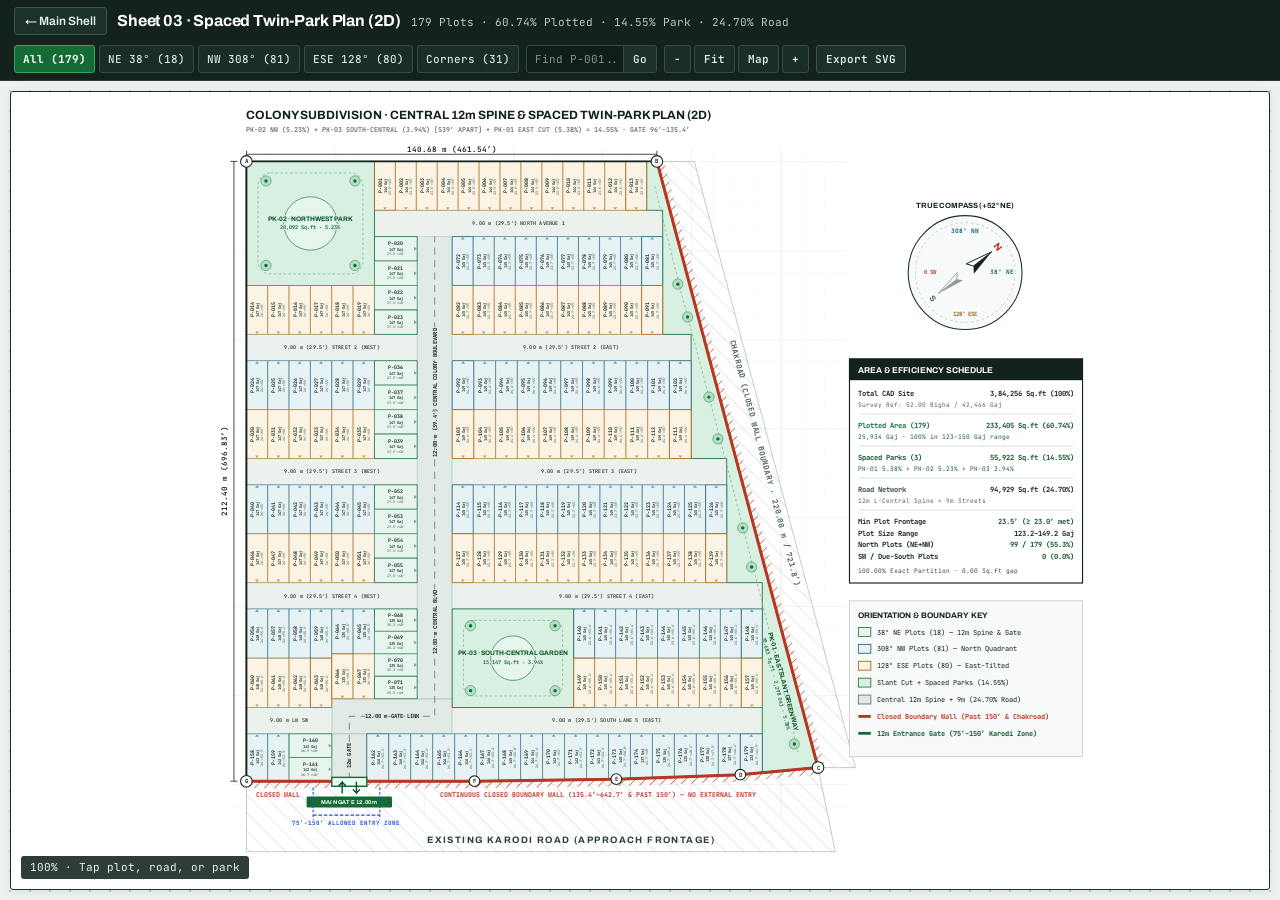
<file: 3/index.html>
<!DOCTYPE html>
<html lang="en">
<head>
  <meta charset="UTF-8" />
  <meta name="viewport" content="width=device-width, initial-scale=1.0, viewport-fit=cover" />
  <title>Sheet 03 · Central Spine &amp; Spaced Parks Plan (2D) — Colony 2</title>
  <link rel="preconnect" href="https://fonts.googleapis.com" />
  <link rel="preconnect" href="https://fonts.gstatic.com" crossorigin />
  <link href="https://fonts.googleapis.com/css2?family=Archivo:wght@400;500;600;700&family=JetBrains+Mono:wght@400;500;600;700&display=swap" rel="stylesheet" />
  <style>
    :root {
      --bg-canvas: #eef2ef;
      --bg-sheet: #ffffff;
      --bg-header: #13221d;
      --bg-header-2: #1c312a;
      --bg-panel: #f7faf8;
      --ink-primary: #13221d;
      --ink-secondary: #3f524a;
      --ink-muted: #61746b;
      --border-hairline: #c7d2cc;
      --border-ink: #1c312a;
      --accent-green: #146c34;
      --accent-green-ink: #0d5226;
      --accent-green-bg: #e8f5ee;
      --accent-ese: #9a5a13;
      --accent-ese-bg: #fbf3e4;
      --accent-nw: #155e75;
      --accent-nw-bg: #e7f2f4;
      --accent-wall: #b83721;
      --font-ui: 'Archivo', -apple-system, BlinkMacSystemFont, sans-serif;
      --font-display: 'Archivo', sans-serif;
      --font-mono: 'JetBrains Mono', monospace;
      --radius: 3px;
    }

    *, *::before, *::after { box-sizing: border-box; }

    html, body {
      margin: 0;
      padding: 0;
      width: 100%;
      height: 100%;
      background-color: var(--bg-canvas);
      color: var(--ink-primary);
      font-family: var(--font-ui);
      font-size: 13px;
      line-height: 1.4;
      -webkit-font-smoothing: antialiased;
    }

    ::selection { background: #146c34; color: #ffffff; }
    :focus-visible { outline: 2px solid #146c34; outline-offset: 2px; }

    .app-shell {
      display: flex;
      flex-direction: column;
      width: 100%;
      height: 100dvh;
      overflow: hidden;
    }

    .cad-topbar {
      background-color: var(--bg-header);
      color: #f4f7f5;
      border-bottom: 1px solid #263d34;
      padding: 7px 14px;
      display: flex;
      align-items: center;
      justify-content: space-between;
      gap: 10px;
      flex-wrap: wrap;
      flex-shrink: 0;
    }

    .topbar-left {
      display: flex;
      align-items: center;
      gap: 10px;
      flex-wrap: wrap;
    }

    .back-link {
      display: inline-flex;
      align-items: center;
      gap: 6px;
      height: 28px;
      padding: 0 10px;
      background: var(--bg-header-2);
      border: 1px solid #3c544b;
      border-radius: var(--radius);
      color: #e6efea;
      font-size: 12px;
      font-weight: 600;
      text-decoration: none;
      white-space: nowrap;
    }
    .back-link:hover { background: #264037; border-color: #6b8e7e; }

    body.is-embedded .back-link,
    body.is-embedded .sheet-title-wrap {
      display: none;
    }

    .sheet-title-wrap {
      display: flex;
      align-items: baseline;
      gap: 10px;
      flex-wrap: wrap;
    }

    .sheet-title {
      margin: 0;
      font-family: var(--font-display);
      font-size: 16px;
      font-weight: 700;
      letter-spacing: -0.01em;
      color: #ffffff;
    }

    .sheet-subtitle {
      font-family: var(--font-mono);
      font-size: 11px;
      color: #b7cbc1;
      font-variant-numeric: tabular-nums;
    }

    .topbar-controls {
      display: flex;
      align-items: center;
      gap: 7px;
      flex-wrap: wrap;
    }

    .filter-strip {
      display: flex;
      align-items: center;
      gap: 4px;
      flex-wrap: wrap;
    }

    .flt-btn {
      height: 28px;
      padding: 0 8px;
      border-radius: var(--radius);
      border: 1px solid #354c43;
      background: #1a2d26;
      color: #d7e4dd;
      font-family: var(--font-mono);
      font-size: 11px;
      font-weight: 500;
      cursor: pointer;
      white-space: nowrap;
      font-variant-numeric: tabular-nums;
    }
    .flt-btn:hover { background: #243b33; border-color: #5e7e71; }
    .flt-btn.is-active {
      background: var(--accent-green);
      border-color: #34a862;
      color: #ffffff;
      font-weight: 700;
    }
    .flt-btn[data-filter="ese"].is-active {
      background: #9a5a13;
      border-color: #d9822b;
    }
    .flt-btn[data-filter="nw"].is-active {
      background: #155e75;
      border-color: #318ba8;
    }

    .top-search {
      display: inline-flex;
      align-items: center;
      border: 1px solid #354c43;
      border-radius: var(--radius);
      background: #101e19;
      overflow: hidden;
    }
    .search-input {
      width: 96px;
      height: 26px;
      padding: 0 8px;
      border: none;
      background: transparent;
      color: #eef4f0;
      font-family: var(--font-mono);
      font-size: 11px;
      outline: none;
    }
    .search-input::placeholder { color: #7e968a; }
    .search-go {
      height: 26px;
      padding: 0 9px;
      border: none;
      border-left: 1px solid #354c43;
      background: #1c312a;
      color: #d7e4dd;
      font-family: var(--font-mono);
      font-size: 11px;
      font-weight: 600;
      cursor: pointer;
    }
    .search-go:hover { background: #27443a; color: #ffffff; }

    .zoom-group {
      display: inline-flex;
      align-items: center;
      gap: 3px;
    }

    .tool-btn {
      height: 28px;
      padding: 0 9px;
      border: 1px solid #354c43;
      border-radius: var(--radius);
      background: #1a2d26;
      color: #e4ede8;
      font-family: var(--font-mono);
      font-size: 11px;
      font-weight: 600;
      cursor: pointer;
    }
    .tool-btn:hover { background: #264037; border-color: #6b8e7e; }

    .action-btn {
      height: 28px;
      padding: 0 9px;
      border: 1px solid #3c544b;
      border-radius: var(--radius);
      background: var(--bg-header-2);
      color: #e6efea;
      font-family: var(--font-mono);
      font-size: 11px;
      font-weight: 600;
      cursor: pointer;
      white-space: nowrap;
    }
    .action-btn:hover { background: #264037; border-color: #6b8e7e; }

    .stage-pane {
      flex: 1;
      min-width: 0;
      min-height: 0;
      position: relative;
      background-color: var(--bg-canvas);
      background-image: radial-gradient(#bcc8c1 1px, transparent 1px);
      background-size: 20px 20px;
      padding: 10px;
      display: flex;
      align-items: stretch;
      justify-content: center;
      overflow: hidden;
    }

    .sheet-frame {
      width: 100%;
      height: 100%;
      background-color: var(--bg-sheet);
      border: 1px solid var(--border-ink);
      border-radius: var(--radius);
      box-shadow: 0 2px 10px rgba(19, 34, 29, 0.08);
      position: relative;
      overflow: hidden;
    }

    #cad-svg {
      width: 100%;
      height: 100%;
      display: block;
      cursor: grab;
      user-select: none;
      touch-action: none;
    }
    #cad-svg.is-panning { cursor: grabbing; }

    .zoom-readout {
      position: absolute;
      left: 10px;
      bottom: 10px;
      background: rgba(19, 34, 29, 0.88);
      color: #eef4f0;
      font-family: var(--font-mono);
      font-size: 11px;
      padding: 4px 9px;
      border-radius: var(--radius);
      pointer-events: none;
      font-variant-numeric: tabular-nums;
    }

    /* Floating Contextual Detail Card — hidden by default for a minimal canvas */
    .detail-card {
      position: absolute;
      top: 18px;
      right: 18px;
      width: 296px;
      max-width: calc(100% - 36px);
      background: #f7faf8;
      border: 1px solid var(--border-ink);
      border-radius: 4px;
      box-shadow: 0 12px 28px rgba(19, 34, 29, 0.16);
      z-index: 25;
      overflow: hidden;
      transition: opacity 0.14s ease, transform 0.14s ease;
    }
    .detail-card.is-hidden {
      display: none;
    }

    .detail-head {
      background: var(--bg-header);
      color: #ffffff;
      padding: 10px 12px;
      display: flex;
      align-items: center;
      justify-content: space-between;
      gap: 8px;
    }
    .detail-head-main {
      min-width: 0;
      display: flex;
      flex-direction: column;
      gap: 3px;
    }
    .detail-title {
      margin: 0;
      font-family: var(--font-display);
      font-size: 14px;
      font-weight: 700;
      line-height: 1.2;
      color: #ffffff;
    }
    .detail-close {
      width: 26px;
      height: 26px;
      flex-shrink: 0;
      border: 1px solid #3c544b;
      border-radius: var(--radius);
      background: #1c312a;
      color: #e6efea;
      font-size: 16px;
      line-height: 1;
      cursor: pointer;
      display: inline-flex;
      align-items: center;
      justify-content: center;
    }
    .detail-close:hover { background: #2c4a3f; color: #ffffff; }

    .detail-body {
      padding: 11px 12px;
      display: flex;
      flex-direction: column;
      gap: 9px;
    }

    .insp-tag {
      align-self: flex-start;
      font-family: var(--font-mono);
      font-size: 11px;
      font-weight: 600;
      padding: 2px 7px;
      border-radius: var(--radius);
      font-variant-numeric: tabular-nums;
    }
    .insp-tag--ok { background: #214e39; color: #c7ecd6; border: 1px solid #3b7f5d; }
    .insp-tag--ese { background: #473014; color: #f6dec0; border: 1px solid #8a5b21; }
    .insp-tag--nw { background: #143946; color: #c4e8f2; border: 1px solid #2b6d83; }
    .insp-tag--road { background: #263932; color: #dbe6e0; border: 1px solid #526b61; }

    .spec-grid {
      display: grid;
      grid-template-columns: 1fr 1fr;
      gap: 6px 12px;
    }

    .spec-cell {
      padding: 4px 0 6px 0;
      border-bottom: 1px solid #dde6e1;
    }

    .spec-k {
      font-size: 11px;
      color: var(--ink-muted);
      margin-bottom: 2px;
    }

    .spec-v {
      font-family: var(--font-mono);
      font-size: 12.5px;
      font-weight: 600;
      color: var(--ink-primary);
      font-variant-numeric: tabular-nums;
    }

    .detail-note {
      margin: 0;
      font-family: var(--font-mono);
      font-size: 11px;
      color: var(--ink-secondary);
      padding-top: 4px;
      border-top: 1px dashed #d0dad5;
    }

    /* SVG Interactive Elements */
    .road-poly {
      cursor: pointer;
      transition: fill 0.12s ease, stroke 0.12s ease;
    }
    .road-poly--main {
      fill: #e2eae5;
      stroke: #9ab0a5;
      stroke-width: 0.6;
    }
    .road-poly--sub {
      fill: #ecf1ee;
      stroke: #b5c5bc;
      stroke-width: 0.5;
    }
    .road-poly:hover {
      fill: #d4e3da;
      stroke: #3f6956;
      stroke-width: 1.2;
    }
    .road-poly.is-selected {
      fill: #c7ded1;
      stroke: #0d5226;
      stroke-width: 1.8;
    }

    .road-median {
      stroke: #5c786c;
      stroke-width: 0.9;
      stroke-dasharray: 8 6;
      fill: none;
      pointer-events: none;
    }
    .road-lbl {
      font-family: var(--font-mono);
      font-size: 5.7px;
      font-weight: 600;
      fill: #243931;
      text-anchor: middle;
      letter-spacing: 0.04em;
      paint-order: stroke;
      stroke: #ecf1ee;
      stroke-width: 1.5px;
      stroke-linejoin: round;
      pointer-events: none;
    }
    .road-lbl--main {
      font-size: 6.3px;
      fill: #13221d;
      font-weight: 700;
      stroke: #e2eae5;
      stroke-width: 1.6px;
    }

    .park-poly {
      fill: #d8f0e1;
      stroke: #247844;
      stroke-width: 1.0;
    }
    .park-walk {
      fill: none;
      stroke: #79b890;
      stroke-width: 0.85;
      stroke-dasharray: 3 2.5;
      pointer-events: none;
    }
    .park-plaza {
      fill: #eef8f1;
      fill-opacity: 0.72;
      stroke: #2d7a4f;
      stroke-width: 0.8;
      pointer-events: none;
    }
    .park-tree-outer {
      fill: #9bd6b1;
      fill-opacity: 0.6;
      stroke: #1f6b3d;
      stroke-width: 0.5;
      pointer-events: none;
    }
    .park-tree-core {
      fill: #146c34;
      pointer-events: none;
    }
    .park-title {
      font-family: var(--font-ui);
      font-size: 7.3px;
      font-weight: 700;
      fill: #0d5226;
      text-anchor: middle;
      paint-order: stroke;
      stroke: #d8f0e1;
      stroke-width: 2.6px;
      stroke-linejoin: round;
      pointer-events: none;
    }
    .park-meta {
      font-family: var(--font-mono);
      font-size: 5.7px;
      font-weight: 600;
      fill: #185c37;
      text-anchor: middle;
      paint-order: stroke;
      stroke: #d8f0e1;
      stroke-width: 2.2px;
      stroke-linejoin: round;
      pointer-events: none;
    }
    .cad-park { cursor: pointer; }
    .cad-park:hover .park-poly,
    .cad-park.is-selected .park-poly {
      stroke: #0d5226;
      stroke-width: 2.1;
      fill: #cbead6;
    }

    .cad-plot {
      cursor: pointer;
      transition: opacity 0.14s ease;
    }
    .cad-plot.is-dimmed { opacity: 0.14; }
    .plot-poly { stroke-width: 0.68; }
    .plot-face--ne .plot-poly { fill: #e8f5ee; stroke: #2c7a4b; }
    .plot-face--nw .plot-poly { fill: #e7f2f4; stroke: #246a7d; }
    .plot-face--ese .plot-poly { fill: #fbf3e4; stroke: #a6691e; }
    .cad-plot.is-corner .plot-poly { stroke-width: 0.95; }

    .plot-front-chevron {
      opacity: 0.55;
      pointer-events: none;
    }
    .plot-face--ne .plot-front-chevron { fill: #146c34; }
    .plot-face--nw .plot-front-chevron { fill: #155e75; }
    .plot-face--ese .plot-front-chevron { fill: #9a5a13; }

    .cad-plot:hover .plot-poly {
      stroke-width: 1.8;
      filter: brightness(0.95);
    }
    .cad-plot.is-selected .plot-poly {
      stroke: #13221d;
      stroke-width: 2.4;
      fill: #d2ece0;
    }
    .plot-face--ese.is-selected .plot-poly { fill: #f5dfb8; }
    .plot-face--nw.is-selected .plot-poly { fill: #cde6ec; }

    .plot-lbl { pointer-events: none; }
    .pl-id {
      font-family: var(--font-mono);
      font-size: 5.5px;
      font-weight: 700;
      fill: #13221d;
      text-anchor: middle;
    }
    .pl-gaj {
      font-family: var(--font-mono);
      font-size: 4.5px;
      font-weight: 600;
      fill: #1d3c31;
      text-anchor: middle;
    }
    .pl-dim {
      font-family: var(--font-mono);
      font-size: 3.7px;
      font-weight: 500;
      fill: #475f55;
      text-anchor: middle;
    }

    /* Outer Boundary & Walls */
    .outer-boundary-line {
      fill: none;
      stroke: #13221d;
      stroke-width: 2.2;
      pointer-events: none;
    }
    .wall-barrier {
      fill: none;
      stroke: var(--accent-wall);
      stroke-width: 3.4;
      pointer-events: none;
    }
    .wall-hatch-band {
      fill: url(#closed-wall-hatch);
      opacity: 0.85;
      pointer-events: none;
    }
    .gate-threshold {
      fill: #ecfdf5;
      stroke: #146c34;
      stroke-width: 1.6;
      pointer-events: none;
    }

    .dim-txt {
      font-family: var(--font-mono);
      font-size: 8.5px;
      font-weight: 600;
      fill: #13221d;
      text-anchor: middle;
    }
    .wall-txt {
      font-family: var(--font-mono);
      font-size: 7.4px;
      font-weight: 700;
      fill: #b83721;
      text-anchor: middle;
    }
    .zone-txt {
      font-family: var(--font-mono);
      font-size: 6.6px;
      font-weight: 700;
      fill: #1d4ed8;
      text-anchor: middle;
    }
    .corner-pin-circle { fill: #ffffff; stroke: #13221d; stroke-width: 1.2; }
    .corner-pin-txt {
      font-family: var(--font-mono);
      font-size: 6.5px;
      font-weight: 700;
      fill: #13221d;
      text-anchor: middle;
      dominant-baseline: central;
    }

    .tool-btn.is-active {
      background: var(--accent-green);
      color: #ffffff;
    }

    @media (max-width: 720px) {
      .cad-topbar { padding: 6px 8px; gap: 5px; }
      .topbar-left { width: 100%; justify-content: space-between; gap: 6px; flex-wrap: nowrap; min-width: 0; }
      .back-link { height: 32px; padding: 0 8px; font-size: 11px; flex-shrink: 0; }
      .sheet-title-wrap { min-width: 0; flex: 1 1 auto; }
      .sheet-title { font-size: 13px; white-space: nowrap; overflow: hidden; text-overflow: ellipsis; }
      .sheet-subtitle { display: none; }
      .hide-xs { display: none; }
      .topbar-controls {
        width: 100%;
        display: grid;
        grid-template-columns: 1fr auto auto;
        gap: 5px;
        align-items: center;
      }
      .filter-strip {
        grid-column: 1 / -1;
        flex-wrap: nowrap;
        overflow-x: auto;
        -webkit-overflow-scrolling: touch;
        scrollbar-width: none;
        padding-bottom: 1px;
      }
      .filter-strip::-webkit-scrollbar { display: none; }
      .flt-btn { height: 34px; padding: 0 10px; font-size: 11px; flex-shrink: 0; }
      .top-search { min-width: 0; width: 100%; }
      .search-input { width: 100%; min-width: 0; height: 34px; font-size: 12px; }
      .search-go { height: 34px; padding: 0 10px; flex-shrink: 0; }
      .zoom-group { gap: 3px; }
      .tool-btn { height: 34px; padding: 0 8px; font-size: 11px; }
      .action-btn { height: 34px; padding: 0 9px; font-size: 11px; }
      .stage-pane { padding: 4px; }
      .zoom-readout {
        left: 6px;
        right: 6px;
        bottom: 6px;
        font-size: 11px;
        text-align: center;
        white-space: nowrap;
        overflow: hidden;
        text-overflow: ellipsis;
      }
      .detail-card {
        top: auto;
        right: 6px;
        left: 6px;
        bottom: max(6px, env(safe-area-inset-bottom, 0px));
        width: auto;
        max-width: none;
        max-height: 46dvh;
        overflow-y: auto;
        overscroll-behavior: contain;
      }
      .detail-close { width: 36px; height: 36px; font-size: 18px; }
    }
  </style>
</head>
<body>
  <div class="app-shell">
    <header class="cad-topbar">
      <div class="topbar-left">
        <a class="back-link" href="../">&larr; Main Shell</a>
        <div class="sheet-title-wrap">
          <h1 class="sheet-title">Sheet 03 &middot; Spaced Twin-Park Plan (2D)</h1>
          <span class="sheet-subtitle">179 Plots &middot; 60.74% Plotted &middot; 14.55% Park &middot; 24.70% Road</span>
        </div>
      </div>

      <div class="topbar-controls">
        <div class="filter-strip" role="group" aria-label="Plot orientation filters">
          <button type="button" class="flt-btn is-active" data-filter="all">All (179)</button>
          <button type="button" class="flt-btn" data-filter="ne">NE 38&deg; (18)</button>
          <button type="button" class="flt-btn" data-filter="nw">NW 308&deg; (81)</button>
          <button type="button" class="flt-btn" data-filter="ese">ESE 128&deg; (80)</button>
          <button type="button" class="flt-btn" data-filter="corner">Corners (31)</button>
        </div>

        <div class="top-search">
          <input type="text" id="plot-search-input" class="search-input" placeholder="Find P-001.." aria-label="Find plot by ID" />
          <button type="button" id="plot-search-btn" class="search-go">Go</button>
        </div>

        <div class="zoom-group" role="group" aria-label="Drawing zoom controls">
          <button type="button" class="tool-btn" id="zoom-out-btn" title="Zoom out">&minus;</button>
          <button type="button" class="tool-btn" id="zoom-fit-btn" title="Fit drawing">Fit</button>
          <button type="button" class="tool-btn" id="view-toggle-btn" title="Toggle Colony / Full Drawing Sheet">Sheet</button>
          <button type="button" class="tool-btn" id="zoom-in-btn" title="Zoom in">+</button>
        </div>

        <button type="button" class="action-btn" id="export-svg-btn"><span class="hide-xs">Export </span>SVG</button>
      </div>
    </header>

    <div class="stage-pane" id="stage-pane">
      <div class="sheet-frame">
        <svg id="cad-svg" xmlns="http://www.w3.org/2000/svg" viewBox="-75 -78 1035 896" preserveAspectRatio="xMidYMid meet">
          <defs>
            <pattern id="minor-grid" width="25" height="25" patternUnits="userSpaceOnUse">
              <path d="M 25 0 L 0 0 0 25" fill="none" stroke="#e9efec" stroke-width="0.4" />
            </pattern>
            <pattern id="major-grid" width="100" height="100" patternUnits="userSpaceOnUse">
              <rect width="100" height="100" fill="url(#minor-grid)" />
              <path d="M 100 0 L 0 0 0 100" fill="none" stroke="#d5e0da" stroke-width="0.7" />
            </pattern>
            <pattern id="closed-wall-hatch" width="8" height="8" patternTransform="rotate(45 0 0)" patternUnits="userSpaceOnUse">
              <line x1="0" y1="0" x2="0" y2="8" stroke="#b83721" stroke-width="1.6" />
            </pattern>
            <pattern id="road-hatch" width="14" height="14" patternTransform="rotate(-45 0 0)" patternUnits="userSpaceOnUse">
              <line x1="0" y1="0" x2="0" y2="14" stroke="#cbd5cf" stroke-width="1.2" />
            </pattern>
          </defs>

          <rect x="-75" y="-78" width="1035" height="896" fill="#ffffff" data-bg="1" />
          <rect x="-15" y="-15" width="690" height="750" fill="url(#major-grid)" data-bg="1" />

          <g id="sheet-banner">
            <text x="0" y="-48" font-family="Archivo, sans-serif" font-size="13.5" font-weight="700" fill="#13221d">COLONY SUBDIVISION &middot; CENTRAL 12m SPINE &amp; SPACED TWIN-PARK PLAN (2D)</text>
            <text x="0" y="-33" font-family="JetBrains Mono, monospace" font-size="7.5" font-weight="500" fill="#52675e">PK-02 NW (5.23%) + PK-03 SOUTH-CENTRAL (3.94%) [539&prime; APART] + PK-01 EAST CUT (5.38%) = 14.55% &middot; GATE 96&prime;&ndash;135.4&prime;</text>
          </g>

          <!-- External Road Context (Verbatim Locked Site Perimeter) -->
          <g id="external-roads">
            <polygon points="461.54,0 503.54,0 684.65,681.50 642.65,681.50" fill="url(#road-hatch)" stroke="#9eb0a6" stroke-width="0.7" data-bg="1" />
            <text x="580" y="340" font-family="JetBrains Mono, monospace" font-size="8.5" font-weight="700" fill="#475c53" transform="rotate(75.1 580 340)" text-anchor="middle">CHAKROAD (CLOSED WALL BOUNDARY &middot; 220.00 m / 721.8&prime;)</text>

            <polygon points="0,696.83 256.38,696.83 415.88,694.50 555.29,689.50 642.65,681.50 662.0,776.0 0,776.0" fill="url(#road-hatch)" stroke="#9eb0a6" stroke-width="0.7" data-bg="1" />
            <text x="365" y="766" font-family="Archivo, sans-serif" font-size="10.5" font-weight="700" fill="#2b4037" text-anchor="middle" letter-spacing="1.6">EXISTING KARODI ROAD (APPROACH FRONTAGE)</text>
          </g>

          <!-- Site Base -->
          <polygon points="0,0 461.54,0 642.65,681.50 555.29,689.50 415.88,694.50 256.38,696.83 0,696.83" fill="#f7faf8" data-bg="1" />

          <!-- Internal Roads (24.70%) — Clickable -->
          <g id="internal-roads">
            <polygon points="96.00,643.50 135.37,643.50 135.37,696.83 96.00,696.83" class="road-poly road-poly--main" data-kind="road" data-id="RD-GATE" tabindex="0"/>
        <polygon points="96.00,604.13 231.37,604.13 231.37,643.50 96.00,643.50" class="road-poly road-poly--main" data-kind="road" data-id="RD-S5C" tabindex="0"/>
        <polygon points="192.00,84.53 231.37,84.53 231.37,604.13 192.00,604.13" class="road-poly road-poly--main" data-kind="road" data-id="RD-CEN" tabindex="0"/>
        <polygon points="144.00,55.00 468.00,55.00 468.00,84.53 144.00,84.53" class="road-poly road-poly--sub" data-kind="road" data-id="RD-S1" tabindex="0"/>
        <polygon points="0.00,194.53 192.00,194.53 192.00,224.06 0.00,224.06" class="road-poly road-poly--sub" data-kind="road" data-id="RD-S2W" tabindex="0"/>
        <polygon points="231.37,194.53 500.00,194.53 500.00,224.06 231.37,224.06" class="road-poly road-poly--sub" data-kind="road" data-id="RD-S2E" tabindex="0"/>
        <polygon points="0.00,334.06 192.00,334.06 192.00,363.58 0.00,363.58" class="road-poly road-poly--sub" data-kind="road" data-id="RD-S3W" tabindex="0"/>
        <polygon points="231.37,334.06 540.00,334.06 540.00,363.58 231.37,363.58" class="road-poly road-poly--sub" data-kind="road" data-id="RD-S3E" tabindex="0"/>
        <polygon points="0.00,473.58 192.00,473.58 192.00,503.11 0.00,503.11" class="road-poly road-poly--sub" data-kind="road" data-id="RD-S4W" tabindex="0"/>
        <polygon points="231.37,473.58 580.00,473.58 580.00,503.11 231.37,503.11" class="road-poly road-poly--sub" data-kind="road" data-id="RD-S4E" tabindex="0"/>
        <polygon points="0.00,613.97 96.00,613.97 96.00,643.50 0.00,643.50" class="road-poly road-poly--sub" data-kind="road" data-id="RD-S5W" tabindex="0"/>
        <polygon points="231.37,613.97 580.00,613.97 580.00,643.50 231.37,643.50" class="road-poly road-poly--sub" data-kind="road" data-id="RD-S5E" tabindex="0"/>
            <polyline points="115.69,695 115.69,623.81 211.69,623.81 211.69,84.53" class="road-median" />
            <text x="213.8" y="260.0" class="road-lbl road-lbl--main" transform="rotate(-90 213.8 260.0)">12.00 m (39.4') CENTRAL COLONY BOULEVARD</text>
        <text x="213.8" y="518.0" class="road-lbl road-lbl--main" transform="rotate(-90 213.8 518.0)">12.00 m CENTRAL BLVD</text>
        <text x="164.0" y="626.0" class="road-lbl road-lbl--main">12.00 m GATE LINK</text>
        <text x="117.8" y="668.0" class="road-lbl road-lbl--main" transform="rotate(-90 117.8 668.0)">12m GATE</text>
        <text x="306.0" y="71.8" class="road-lbl ">9.00 m (29.5') NORTH AVENUE 1</text>
        <text x="96.0" y="211.3" class="road-lbl ">9.00 m (29.5') STREET 2 (WEST)</text>
        <text x="365.0" y="211.3" class="road-lbl ">9.00 m (29.5') STREET 2 (EAST)</text>
        <text x="96.0" y="350.8" class="road-lbl ">9.00 m (29.5') STREET 3 (WEST)</text>
        <text x="385.0" y="350.8" class="road-lbl ">9.00 m (29.5') STREET 3 (EAST)</text>
        <text x="96.0" y="490.3" class="road-lbl ">9.00 m (29.5') STREET 4 (WEST)</text>
        <text x="405.0" y="490.3" class="road-lbl ">9.00 m (29.5') STREET 4 (EAST)</text>
        <text x="48.0" y="630.7" class="road-lbl ">9.00 m LN 5W</text>
        <text x="405.0" y="630.7" class="road-lbl ">9.00 m (29.5') SOUTH LANE 5 (EAST)</text>
          </g>

          <!-- Green Parks (14.55%: PK-01 Slant + Spaced PK-02 NW & PK-03 South-Central) -->
          <g id="parks-layer">
            <g class="cad-park" data-kind="park" data-id="PK-01" tabindex="0"><polygon points="450.00,0.00 461.54,0.00 642.65,681.50 580.00,687.24 580.00,473.58 540.00,473.58 540.00,334.06 500.00,334.06 500.00,194.53 468.00,194.53 468.00,55.00 450.00,55.00" class="park-poly"/><polyline points="459,28 490,152 522,272 560,418 598,568 620,664" class="park-walk"/><circle cx="485" cy="138" r="5.8" class="park-tree-outer"/><circle cx="485" cy="138" r="1.9" class="park-tree-core"/><circle cx="496" cy="175" r="5.8" class="park-tree-outer"/><circle cx="496" cy="175" r="1.9" class="park-tree-core"/><circle cx="520" cy="265" r="5.8" class="park-tree-outer"/><circle cx="520" cy="265" r="1.9" class="park-tree-core"/><circle cx="530" cy="312" r="5.8" class="park-tree-outer"/><circle cx="530" cy="312" r="1.9" class="park-tree-core"/><circle cx="558" cy="412" r="5.8" class="park-tree-outer"/><circle cx="558" cy="412" r="1.9" class="park-tree-core"/><circle cx="568" cy="456" r="5.8" class="park-tree-outer"/><circle cx="568" cy="456" r="1.9" class="park-tree-core"/><circle cx="616" cy="655" r="5.8" class="park-tree-outer"/><circle cx="616" cy="655" r="1.9" class="park-tree-core"/><g transform="rotate(75.1 599.0 586.0)"><text x="599.0" y="583.5" class="park-title">PK-01 &middot; EAST SLANT GREENWAY</text><text x="599.0" y="591.5" class="park-meta">20,683 Sq.ft &middot; 2,298 Gaj &middot; 5.38%</text></g></g>
        <g class="cad-park" data-kind="park" data-id="PK-02" tabindex="0"><polygon points="0.00,0.00 144.00,0.00 144.00,139.53 0.00,139.53" class="park-poly"/><rect x="13" y="13" width="118" height="113.5" rx="14" class="park-walk"/><circle cx="72.0" cy="69.8" r="30" class="park-plaza"/><circle cx="22" cy="22" r="5.8" class="park-tree-outer"/><circle cx="22" cy="22" r="1.9" class="park-tree-core"/><circle cx="122" cy="22" r="5.8" class="park-tree-outer"/><circle cx="122" cy="22" r="1.9" class="park-tree-core"/><circle cx="22" cy="117" r="5.8" class="park-tree-outer"/><circle cx="22" cy="117" r="1.9" class="park-tree-core"/><circle cx="122" cy="117" r="5.8" class="park-tree-outer"/><circle cx="122" cy="117" r="1.9" class="park-tree-core"/><text x="72.00" y="66.56" class="park-title">PK-02 &middot; NORTHWEST PARK</text><text x="72.00" y="75.96" class="park-meta">20,092 Sq.ft &middot; 5.23%</text></g>
        <g class="cad-park" data-kind="park" data-id="PK-03" tabindex="0"><polygon points="231.37,503.11 368.00,503.11 368.00,613.97 231.37,613.97" class="park-poly"/><rect x="244" y="516" width="111.5" height="85" rx="12" class="park-walk"/><circle cx="299.7" cy="558.5" r="25" class="park-plaza"/><circle cx="252" cy="522" r="5.8" class="park-tree-outer"/><circle cx="252" cy="522" r="1.9" class="park-tree-core"/><circle cx="347" cy="522" r="5.8" class="park-tree-outer"/><circle cx="347" cy="522" r="1.9" class="park-tree-core"/><circle cx="252" cy="595" r="5.8" class="park-tree-outer"/><circle cx="252" cy="595" r="1.9" class="park-tree-core"/><circle cx="347" cy="595" r="5.8" class="park-tree-outer"/><circle cx="347" cy="595" r="1.9" class="park-tree-core"/><text x="299.69" y="555.34" class="park-title">PK-03 &middot; SOUTH-CENTRAL GARDEN</text><text x="299.69" y="564.74" class="park-meta">15,147 Sq.ft &middot; 3.94%</text></g>
          </g>

          <!-- 179 Residential Plots (123.2-149.2 Gaj, 0 Slant) -->
          <g id="plots-layer">
            <g class="cad-plot plot-face--ese is-corner" data-kind="plot" data-id="P-001" data-facing="ESE" data-block="N-01" data-gaj="143.85" data-corner="1" tabindex="0"><polygon points="144.00,0.00 167.54,0.00 167.54,55.00 144.00,55.00" class="plot-poly"/><polygon points="153.57,51.60 155.77,54.50 157.97,51.60" class="plot-front-chevron"/><g class="plot-lbl" transform="rotate(-90 155.77 27.50)"><text x="155.77" y="23.90" class="pl-id">P-001</text><text x="155.77" y="29.90" class="pl-gaj">144 Gaj</text><text x="155.77" y="34.70" class="pl-dim">23.5'×55'</text></g></g>
        <g class="cad-plot plot-face--ese" data-kind="plot" data-id="P-002" data-facing="ESE" data-block="N-01" data-gaj="143.85" data-corner="0" tabindex="0"><polygon points="167.54,0.00 191.08,0.00 191.08,55.00 167.54,55.00" class="plot-poly"/><polygon points="177.11,51.60 179.31,54.50 181.51,51.60" class="plot-front-chevron"/><g class="plot-lbl" transform="rotate(-90 179.31 27.50)"><text x="179.31" y="23.90" class="pl-id">P-002</text><text x="179.31" y="29.90" class="pl-gaj">144 Gaj</text><text x="179.31" y="34.70" class="pl-dim">23.5'×55'</text></g></g>
        <g class="cad-plot plot-face--ese" data-kind="plot" data-id="P-003" data-facing="ESE" data-block="N-01" data-gaj="143.85" data-corner="0" tabindex="0"><polygon points="191.08,0.00 214.62,0.00 214.62,55.00 191.08,55.00" class="plot-poly"/><polygon points="200.65,51.60 202.85,54.50 205.05,51.60" class="plot-front-chevron"/><g class="plot-lbl" transform="rotate(-90 202.85 27.50)"><text x="202.85" y="23.90" class="pl-id">P-003</text><text x="202.85" y="29.90" class="pl-gaj">144 Gaj</text><text x="202.85" y="34.70" class="pl-dim">23.5'×55'</text></g></g>
        <g class="cad-plot plot-face--ese" data-kind="plot" data-id="P-004" data-facing="ESE" data-block="N-01" data-gaj="143.85" data-corner="0" tabindex="0"><polygon points="214.62,0.00 238.15,0.00 238.15,55.00 214.62,55.00" class="plot-poly"/><polygon points="224.19,51.60 226.38,54.50 228.58,51.60" class="plot-front-chevron"/><g class="plot-lbl" transform="rotate(-90 226.38 27.50)"><text x="226.38" y="23.90" class="pl-id">P-004</text><text x="226.38" y="29.90" class="pl-gaj">144 Gaj</text><text x="226.38" y="34.70" class="pl-dim">23.5'×55'</text></g></g>
        <g class="cad-plot plot-face--ese" data-kind="plot" data-id="P-005" data-facing="ESE" data-block="N-01" data-gaj="143.85" data-corner="0" tabindex="0"><polygon points="238.15,0.00 261.69,0.00 261.69,55.00 238.15,55.00" class="plot-poly"/><polygon points="247.72,51.60 249.92,54.50 252.12,51.60" class="plot-front-chevron"/><g class="plot-lbl" transform="rotate(-90 249.92 27.50)"><text x="249.92" y="23.90" class="pl-id">P-005</text><text x="249.92" y="29.90" class="pl-gaj">144 Gaj</text><text x="249.92" y="34.70" class="pl-dim">23.5'×55'</text></g></g>
        <g class="cad-plot plot-face--ese" data-kind="plot" data-id="P-006" data-facing="ESE" data-block="N-01" data-gaj="143.85" data-corner="0" tabindex="0"><polygon points="261.69,0.00 285.23,0.00 285.23,55.00 261.69,55.00" class="plot-poly"/><polygon points="271.26,51.60 273.46,54.50 275.66,51.60" class="plot-front-chevron"/><g class="plot-lbl" transform="rotate(-90 273.46 27.50)"><text x="273.46" y="23.90" class="pl-id">P-006</text><text x="273.46" y="29.90" class="pl-gaj">144 Gaj</text><text x="273.46" y="34.70" class="pl-dim">23.5'×55'</text></g></g>
        <g class="cad-plot plot-face--ese" data-kind="plot" data-id="P-007" data-facing="ESE" data-block="N-01" data-gaj="143.85" data-corner="0" tabindex="0"><polygon points="285.23,0.00 308.77,0.00 308.77,55.00 285.23,55.00" class="plot-poly"/><polygon points="294.80,51.60 297.00,54.50 299.20,51.60" class="plot-front-chevron"/><g class="plot-lbl" transform="rotate(-90 297.00 27.50)"><text x="297.00" y="23.90" class="pl-id">P-007</text><text x="297.00" y="29.90" class="pl-gaj">144 Gaj</text><text x="297.00" y="34.70" class="pl-dim">23.5'×55'</text></g></g>
        <g class="cad-plot plot-face--ese" data-kind="plot" data-id="P-008" data-facing="ESE" data-block="N-01" data-gaj="143.85" data-corner="0" tabindex="0"><polygon points="308.77,0.00 332.31,0.00 332.31,55.00 308.77,55.00" class="plot-poly"/><polygon points="318.34,51.60 320.54,54.50 322.74,51.60" class="plot-front-chevron"/><g class="plot-lbl" transform="rotate(-90 320.54 27.50)"><text x="320.54" y="23.90" class="pl-id">P-008</text><text x="320.54" y="29.90" class="pl-gaj">144 Gaj</text><text x="320.54" y="34.70" class="pl-dim">23.5'×55'</text></g></g>
        <g class="cad-plot plot-face--ese" data-kind="plot" data-id="P-009" data-facing="ESE" data-block="N-01" data-gaj="143.85" data-corner="0" tabindex="0"><polygon points="332.31,0.00 355.85,0.00 355.85,55.00 332.31,55.00" class="plot-poly"/><polygon points="341.88,51.60 344.08,54.50 346.28,51.60" class="plot-front-chevron"/><g class="plot-lbl" transform="rotate(-90 344.08 27.50)"><text x="344.08" y="23.90" class="pl-id">P-009</text><text x="344.08" y="29.90" class="pl-gaj">144 Gaj</text><text x="344.08" y="34.70" class="pl-dim">23.5'×55'</text></g></g>
        <g class="cad-plot plot-face--ese" data-kind="plot" data-id="P-010" data-facing="ESE" data-block="N-01" data-gaj="143.85" data-corner="0" tabindex="0"><polygon points="355.85,0.00 379.38,0.00 379.38,55.00 355.85,55.00" class="plot-poly"/><polygon points="365.42,51.60 367.62,54.50 369.81,51.60" class="plot-front-chevron"/><g class="plot-lbl" transform="rotate(-90 367.62 27.50)"><text x="367.62" y="23.90" class="pl-id">P-010</text><text x="367.62" y="29.90" class="pl-gaj">144 Gaj</text><text x="367.62" y="34.70" class="pl-dim">23.5'×55'</text></g></g>
        <g class="cad-plot plot-face--ese" data-kind="plot" data-id="P-011" data-facing="ESE" data-block="N-01" data-gaj="143.85" data-corner="0" tabindex="0"><polygon points="379.38,0.00 402.92,0.00 402.92,55.00 379.38,55.00" class="plot-poly"/><polygon points="388.95,51.60 391.15,54.50 393.35,51.60" class="plot-front-chevron"/><g class="plot-lbl" transform="rotate(-90 391.15 27.50)"><text x="391.15" y="23.90" class="pl-id">P-011</text><text x="391.15" y="29.90" class="pl-gaj">144 Gaj</text><text x="391.15" y="34.70" class="pl-dim">23.5'×55'</text></g></g>
        <g class="cad-plot plot-face--ese" data-kind="plot" data-id="P-012" data-facing="ESE" data-block="N-01" data-gaj="143.85" data-corner="0" tabindex="0"><polygon points="402.92,0.00 426.46,0.00 426.46,55.00 402.92,55.00" class="plot-poly"/><polygon points="412.49,51.60 414.69,54.50 416.89,51.60" class="plot-front-chevron"/><g class="plot-lbl" transform="rotate(-90 414.69 27.50)"><text x="414.69" y="23.90" class="pl-id">P-012</text><text x="414.69" y="29.90" class="pl-gaj">144 Gaj</text><text x="414.69" y="34.70" class="pl-dim">23.5'×55'</text></g></g>
        <g class="cad-plot plot-face--ese is-corner" data-kind="plot" data-id="P-013" data-facing="ESE" data-block="N-01" data-gaj="143.85" data-corner="1" tabindex="0"><polygon points="426.46,0.00 450.00,0.00 450.00,55.00 426.46,55.00" class="plot-poly"/><polygon points="436.03,51.60 438.23,54.50 440.43,51.60" class="plot-front-chevron"/><g class="plot-lbl" transform="rotate(-90 438.23 27.50)"><text x="438.23" y="23.90" class="pl-id">P-013</text><text x="438.23" y="29.90" class="pl-gaj">144 Gaj</text><text x="438.23" y="34.70" class="pl-dim">23.5'×55'</text></g></g>
        <g class="cad-plot plot-face--ese" data-kind="plot" data-id="P-014" data-facing="ESE" data-block="W-02S" data-gaj="146.67" data-corner="0" tabindex="0"><polygon points="0.00,139.53 24.00,139.53 24.00,194.53 0.00,194.53" class="plot-poly"/><polygon points="9.80,191.13 12.00,194.03 14.20,191.13" class="plot-front-chevron"/><g class="plot-lbl" transform="rotate(-90 12.00 167.03)"><text x="12.00" y="163.43" class="pl-id">P-014</text><text x="12.00" y="169.43" class="pl-gaj">147 Gaj</text><text x="12.00" y="174.23" class="pl-dim">24'×55'</text></g></g>
        <g class="cad-plot plot-face--ese" data-kind="plot" data-id="P-015" data-facing="ESE" data-block="W-02S" data-gaj="146.67" data-corner="0" tabindex="0"><polygon points="24.00,139.53 48.00,139.53 48.00,194.53 24.00,194.53" class="plot-poly"/><polygon points="33.80,191.13 36.00,194.03 38.20,191.13" class="plot-front-chevron"/><g class="plot-lbl" transform="rotate(-90 36.00 167.03)"><text x="36.00" y="163.43" class="pl-id">P-015</text><text x="36.00" y="169.43" class="pl-gaj">147 Gaj</text><text x="36.00" y="174.23" class="pl-dim">24'×55'</text></g></g>
        <g class="cad-plot plot-face--ese" data-kind="plot" data-id="P-016" data-facing="ESE" data-block="W-02S" data-gaj="146.67" data-corner="0" tabindex="0"><polygon points="48.00,139.53 72.00,139.53 72.00,194.53 48.00,194.53" class="plot-poly"/><polygon points="57.80,191.13 60.00,194.03 62.20,191.13" class="plot-front-chevron"/><g class="plot-lbl" transform="rotate(-90 60.00 167.03)"><text x="60.00" y="163.43" class="pl-id">P-016</text><text x="60.00" y="169.43" class="pl-gaj">147 Gaj</text><text x="60.00" y="174.23" class="pl-dim">24'×55'</text></g></g>
        <g class="cad-plot plot-face--ese" data-kind="plot" data-id="P-017" data-facing="ESE" data-block="W-02S" data-gaj="146.67" data-corner="0" tabindex="0"><polygon points="72.00,139.53 96.00,139.53 96.00,194.53 72.00,194.53" class="plot-poly"/><polygon points="81.80,191.13 84.00,194.03 86.20,191.13" class="plot-front-chevron"/><g class="plot-lbl" transform="rotate(-90 84.00 167.03)"><text x="84.00" y="163.43" class="pl-id">P-017</text><text x="84.00" y="169.43" class="pl-gaj">147 Gaj</text><text x="84.00" y="174.23" class="pl-dim">24'×55'</text></g></g>
        <g class="cad-plot plot-face--ese" data-kind="plot" data-id="P-018" data-facing="ESE" data-block="W-02S" data-gaj="146.67" data-corner="0" tabindex="0"><polygon points="96.00,139.53 120.00,139.53 120.00,194.53 96.00,194.53" class="plot-poly"/><polygon points="105.80,191.13 108.00,194.03 110.20,191.13" class="plot-front-chevron"/><g class="plot-lbl" transform="rotate(-90 108.00 167.03)"><text x="108.00" y="163.43" class="pl-id">P-018</text><text x="108.00" y="169.43" class="pl-gaj">147 Gaj</text><text x="108.00" y="174.23" class="pl-dim">24'×55'</text></g></g>
        <g class="cad-plot plot-face--ese" data-kind="plot" data-id="P-019" data-facing="ESE" data-block="W-02S" data-gaj="146.67" data-corner="0" tabindex="0"><polygon points="120.00,139.53 144.00,139.53 144.00,194.53 120.00,194.53" class="plot-poly"/><polygon points="129.80,191.13 132.00,194.03 134.20,191.13" class="plot-front-chevron"/><g class="plot-lbl" transform="rotate(-90 132.00 167.03)"><text x="132.00" y="163.43" class="pl-id">P-019</text><text x="132.00" y="169.43" class="pl-gaj">147 Gaj</text><text x="132.00" y="174.23" class="pl-dim">24'×55'</text></g></g>
        <g class="cad-plot plot-face--ne is-corner" data-kind="plot" data-id="P-020" data-facing="NE" data-block="C-02" data-gaj="146.67" data-corner="1" tabindex="0"><polygon points="144.00,84.53 192.00,84.53 192.00,112.03 144.00,112.03" class="plot-poly"/><polygon points="188.60,96.08 191.50,98.28 188.60,100.48" class="plot-front-chevron"/><g class="plot-lbl"><text x="168.00" y="94.28" class="pl-id">P-020</text><text x="168.00" y="100.48" class="pl-gaj">147 Gaj</text><text x="168.00" y="105.28" class="pl-dim">27.5'×48'</text></g></g>
        <g class="cad-plot plot-face--ne" data-kind="plot" data-id="P-021" data-facing="NE" data-block="C-02" data-gaj="146.67" data-corner="0" tabindex="0"><polygon points="144.00,112.03 192.00,112.03 192.00,139.53 144.00,139.53" class="plot-poly"/><polygon points="188.60,123.58 191.50,125.78 188.60,127.98" class="plot-front-chevron"/><g class="plot-lbl"><text x="168.00" y="121.78" class="pl-id">P-021</text><text x="168.00" y="127.98" class="pl-gaj">147 Gaj</text><text x="168.00" y="132.78" class="pl-dim">27.5'×48'</text></g></g>
        <g class="cad-plot plot-face--ne" data-kind="plot" data-id="P-022" data-facing="NE" data-block="C-02" data-gaj="146.67" data-corner="0" tabindex="0"><polygon points="144.00,139.53 192.00,139.53 192.00,167.03 144.00,167.03" class="plot-poly"/><polygon points="188.60,151.08 191.50,153.28 188.60,155.48" class="plot-front-chevron"/><g class="plot-lbl"><text x="168.00" y="149.28" class="pl-id">P-022</text><text x="168.00" y="155.48" class="pl-gaj">147 Gaj</text><text x="168.00" y="160.28" class="pl-dim">27.5'×48'</text></g></g>
        <g class="cad-plot plot-face--ne is-corner" data-kind="plot" data-id="P-023" data-facing="NE" data-block="C-02" data-gaj="146.67" data-corner="1" tabindex="0"><polygon points="144.00,167.03 192.00,167.03 192.00,194.53 144.00,194.53" class="plot-poly"/><polygon points="188.60,178.58 191.50,180.78 188.60,182.98" class="plot-front-chevron"/><g class="plot-lbl"><text x="168.00" y="176.78" class="pl-id">P-023</text><text x="168.00" y="182.98" class="pl-gaj">147 Gaj</text><text x="168.00" y="187.78" class="pl-dim">27.5'×48'</text></g></g>
        <g class="cad-plot plot-face--nw" data-kind="plot" data-id="P-024" data-facing="NW" data-block="W-03N" data-gaj="146.67" data-corner="0" tabindex="0"><polygon points="0.00,224.06 24.00,224.06 24.00,279.06 0.00,279.06" class="plot-poly"/><polygon points="9.80,227.46 12.00,224.56 14.20,227.46" class="plot-front-chevron"/><g class="plot-lbl" transform="rotate(-90 12.00 251.56)"><text x="12.00" y="247.96" class="pl-id">P-024</text><text x="12.00" y="253.96" class="pl-gaj">147 Gaj</text><text x="12.00" y="258.76" class="pl-dim">24'×55'</text></g></g>
        <g class="cad-plot plot-face--nw" data-kind="plot" data-id="P-025" data-facing="NW" data-block="W-03N" data-gaj="146.67" data-corner="0" tabindex="0"><polygon points="24.00,224.06 48.00,224.06 48.00,279.06 24.00,279.06" class="plot-poly"/><polygon points="33.80,227.46 36.00,224.56 38.20,227.46" class="plot-front-chevron"/><g class="plot-lbl" transform="rotate(-90 36.00 251.56)"><text x="36.00" y="247.96" class="pl-id">P-025</text><text x="36.00" y="253.96" class="pl-gaj">147 Gaj</text><text x="36.00" y="258.76" class="pl-dim">24'×55'</text></g></g>
        <g class="cad-plot plot-face--nw" data-kind="plot" data-id="P-026" data-facing="NW" data-block="W-03N" data-gaj="146.67" data-corner="0" tabindex="0"><polygon points="48.00,224.06 72.00,224.06 72.00,279.06 48.00,279.06" class="plot-poly"/><polygon points="57.80,227.46 60.00,224.56 62.20,227.46" class="plot-front-chevron"/><g class="plot-lbl" transform="rotate(-90 60.00 251.56)"><text x="60.00" y="247.96" class="pl-id">P-026</text><text x="60.00" y="253.96" class="pl-gaj">147 Gaj</text><text x="60.00" y="258.76" class="pl-dim">24'×55'</text></g></g>
        <g class="cad-plot plot-face--nw" data-kind="plot" data-id="P-027" data-facing="NW" data-block="W-03N" data-gaj="146.67" data-corner="0" tabindex="0"><polygon points="72.00,224.06 96.00,224.06 96.00,279.06 72.00,279.06" class="plot-poly"/><polygon points="81.80,227.46 84.00,224.56 86.20,227.46" class="plot-front-chevron"/><g class="plot-lbl" transform="rotate(-90 84.00 251.56)"><text x="84.00" y="247.96" class="pl-id">P-027</text><text x="84.00" y="253.96" class="pl-gaj">147 Gaj</text><text x="84.00" y="258.76" class="pl-dim">24'×55'</text></g></g>
        <g class="cad-plot plot-face--nw" data-kind="plot" data-id="P-028" data-facing="NW" data-block="W-03N" data-gaj="146.67" data-corner="0" tabindex="0"><polygon points="96.00,224.06 120.00,224.06 120.00,279.06 96.00,279.06" class="plot-poly"/><polygon points="105.80,227.46 108.00,224.56 110.20,227.46" class="plot-front-chevron"/><g class="plot-lbl" transform="rotate(-90 108.00 251.56)"><text x="108.00" y="247.96" class="pl-id">P-028</text><text x="108.00" y="253.96" class="pl-gaj">147 Gaj</text><text x="108.00" y="258.76" class="pl-dim">24'×55'</text></g></g>
        <g class="cad-plot plot-face--nw" data-kind="plot" data-id="P-029" data-facing="NW" data-block="W-03N" data-gaj="146.67" data-corner="0" tabindex="0"><polygon points="120.00,224.06 144.00,224.06 144.00,279.06 120.00,279.06" class="plot-poly"/><polygon points="129.80,227.46 132.00,224.56 134.20,227.46" class="plot-front-chevron"/><g class="plot-lbl" transform="rotate(-90 132.00 251.56)"><text x="132.00" y="247.96" class="pl-id">P-029</text><text x="132.00" y="253.96" class="pl-gaj">147 Gaj</text><text x="132.00" y="258.76" class="pl-dim">24'×55'</text></g></g>
        <g class="cad-plot plot-face--ese" data-kind="plot" data-id="P-030" data-facing="ESE" data-block="W-03S" data-gaj="146.67" data-corner="0" tabindex="0"><polygon points="0.00,279.06 24.00,279.06 24.00,334.06 0.00,334.06" class="plot-poly"/><polygon points="9.80,330.66 12.00,333.56 14.20,330.66" class="plot-front-chevron"/><g class="plot-lbl" transform="rotate(-90 12.00 306.56)"><text x="12.00" y="302.96" class="pl-id">P-030</text><text x="12.00" y="308.96" class="pl-gaj">147 Gaj</text><text x="12.00" y="313.76" class="pl-dim">24'×55'</text></g></g>
        <g class="cad-plot plot-face--ese" data-kind="plot" data-id="P-031" data-facing="ESE" data-block="W-03S" data-gaj="146.67" data-corner="0" tabindex="0"><polygon points="24.00,279.06 48.00,279.06 48.00,334.06 24.00,334.06" class="plot-poly"/><polygon points="33.80,330.66 36.00,333.56 38.20,330.66" class="plot-front-chevron"/><g class="plot-lbl" transform="rotate(-90 36.00 306.56)"><text x="36.00" y="302.96" class="pl-id">P-031</text><text x="36.00" y="308.96" class="pl-gaj">147 Gaj</text><text x="36.00" y="313.76" class="pl-dim">24'×55'</text></g></g>
        <g class="cad-plot plot-face--ese" data-kind="plot" data-id="P-032" data-facing="ESE" data-block="W-03S" data-gaj="146.67" data-corner="0" tabindex="0"><polygon points="48.00,279.06 72.00,279.06 72.00,334.06 48.00,334.06" class="plot-poly"/><polygon points="57.80,330.66 60.00,333.56 62.20,330.66" class="plot-front-chevron"/><g class="plot-lbl" transform="rotate(-90 60.00 306.56)"><text x="60.00" y="302.96" class="pl-id">P-032</text><text x="60.00" y="308.96" class="pl-gaj">147 Gaj</text><text x="60.00" y="313.76" class="pl-dim">24'×55'</text></g></g>
        <g class="cad-plot plot-face--ese" data-kind="plot" data-id="P-033" data-facing="ESE" data-block="W-03S" data-gaj="146.67" data-corner="0" tabindex="0"><polygon points="72.00,279.06 96.00,279.06 96.00,334.06 72.00,334.06" class="plot-poly"/><polygon points="81.80,330.66 84.00,333.56 86.20,330.66" class="plot-front-chevron"/><g class="plot-lbl" transform="rotate(-90 84.00 306.56)"><text x="84.00" y="302.96" class="pl-id">P-033</text><text x="84.00" y="308.96" class="pl-gaj">147 Gaj</text><text x="84.00" y="313.76" class="pl-dim">24'×55'</text></g></g>
        <g class="cad-plot plot-face--ese" data-kind="plot" data-id="P-034" data-facing="ESE" data-block="W-03S" data-gaj="146.67" data-corner="0" tabindex="0"><polygon points="96.00,279.06 120.00,279.06 120.00,334.06 96.00,334.06" class="plot-poly"/><polygon points="105.80,330.66 108.00,333.56 110.20,330.66" class="plot-front-chevron"/><g class="plot-lbl" transform="rotate(-90 108.00 306.56)"><text x="108.00" y="302.96" class="pl-id">P-034</text><text x="108.00" y="308.96" class="pl-gaj">147 Gaj</text><text x="108.00" y="313.76" class="pl-dim">24'×55'</text></g></g>
        <g class="cad-plot plot-face--ese" data-kind="plot" data-id="P-035" data-facing="ESE" data-block="W-03S" data-gaj="146.67" data-corner="0" tabindex="0"><polygon points="120.00,279.06 144.00,279.06 144.00,334.06 120.00,334.06" class="plot-poly"/><polygon points="129.80,330.66 132.00,333.56 134.20,330.66" class="plot-front-chevron"/><g class="plot-lbl" transform="rotate(-90 132.00 306.56)"><text x="132.00" y="302.96" class="pl-id">P-035</text><text x="132.00" y="308.96" class="pl-gaj">147 Gaj</text><text x="132.00" y="313.76" class="pl-dim">24'×55'</text></g></g>
        <g class="cad-plot plot-face--ne is-corner" data-kind="plot" data-id="P-036" data-facing="NE" data-block="C-03" data-gaj="146.67" data-corner="1" tabindex="0"><polygon points="144.00,224.06 192.00,224.06 192.00,251.56 144.00,251.56" class="plot-poly"/><polygon points="188.60,235.61 191.50,237.81 188.60,240.01" class="plot-front-chevron"/><g class="plot-lbl"><text x="168.00" y="233.81" class="pl-id">P-036</text><text x="168.00" y="240.01" class="pl-gaj">147 Gaj</text><text x="168.00" y="244.81" class="pl-dim">27.5'×48'</text></g></g>
        <g class="cad-plot plot-face--ne" data-kind="plot" data-id="P-037" data-facing="NE" data-block="C-03" data-gaj="146.67" data-corner="0" tabindex="0"><polygon points="144.00,251.56 192.00,251.56 192.00,279.06 144.00,279.06" class="plot-poly"/><polygon points="188.60,263.11 191.50,265.31 188.60,267.51" class="plot-front-chevron"/><g class="plot-lbl"><text x="168.00" y="261.31" class="pl-id">P-037</text><text x="168.00" y="267.51" class="pl-gaj">147 Gaj</text><text x="168.00" y="272.31" class="pl-dim">27.5'×48'</text></g></g>
        <g class="cad-plot plot-face--ne" data-kind="plot" data-id="P-038" data-facing="NE" data-block="C-03" data-gaj="146.67" data-corner="0" tabindex="0"><polygon points="144.00,279.06 192.00,279.06 192.00,306.56 144.00,306.56" class="plot-poly"/><polygon points="188.60,290.61 191.50,292.81 188.60,295.01" class="plot-front-chevron"/><g class="plot-lbl"><text x="168.00" y="288.81" class="pl-id">P-038</text><text x="168.00" y="295.01" class="pl-gaj">147 Gaj</text><text x="168.00" y="299.81" class="pl-dim">27.5'×48'</text></g></g>
        <g class="cad-plot plot-face--ne is-corner" data-kind="plot" data-id="P-039" data-facing="NE" data-block="C-03" data-gaj="146.67" data-corner="1" tabindex="0"><polygon points="144.00,306.56 192.00,306.56 192.00,334.06 144.00,334.06" class="plot-poly"/><polygon points="188.60,318.11 191.50,320.31 188.60,322.51" class="plot-front-chevron"/><g class="plot-lbl"><text x="168.00" y="316.31" class="pl-id">P-039</text><text x="168.00" y="322.51" class="pl-gaj">147 Gaj</text><text x="168.00" y="327.31" class="pl-dim">27.5'×48'</text></g></g>
        <g class="cad-plot plot-face--nw" data-kind="plot" data-id="P-040" data-facing="NW" data-block="W-04N" data-gaj="146.67" data-corner="0" tabindex="0"><polygon points="0.00,363.58 24.00,363.58 24.00,418.58 0.00,418.58" class="plot-poly"/><polygon points="9.80,366.98 12.00,364.08 14.20,366.98" class="plot-front-chevron"/><g class="plot-lbl" transform="rotate(-90 12.00 391.08)"><text x="12.00" y="387.48" class="pl-id">P-040</text><text x="12.00" y="393.48" class="pl-gaj">147 Gaj</text><text x="12.00" y="398.28" class="pl-dim">24'×55'</text></g></g>
        <g class="cad-plot plot-face--nw" data-kind="plot" data-id="P-041" data-facing="NW" data-block="W-04N" data-gaj="146.67" data-corner="0" tabindex="0"><polygon points="24.00,363.58 48.00,363.58 48.00,418.58 24.00,418.58" class="plot-poly"/><polygon points="33.80,366.98 36.00,364.08 38.20,366.98" class="plot-front-chevron"/><g class="plot-lbl" transform="rotate(-90 36.00 391.08)"><text x="36.00" y="387.48" class="pl-id">P-041</text><text x="36.00" y="393.48" class="pl-gaj">147 Gaj</text><text x="36.00" y="398.28" class="pl-dim">24'×55'</text></g></g>
        <g class="cad-plot plot-face--nw" data-kind="plot" data-id="P-042" data-facing="NW" data-block="W-04N" data-gaj="146.67" data-corner="0" tabindex="0"><polygon points="48.00,363.58 72.00,363.58 72.00,418.58 48.00,418.58" class="plot-poly"/><polygon points="57.80,366.98 60.00,364.08 62.20,366.98" class="plot-front-chevron"/><g class="plot-lbl" transform="rotate(-90 60.00 391.08)"><text x="60.00" y="387.48" class="pl-id">P-042</text><text x="60.00" y="393.48" class="pl-gaj">147 Gaj</text><text x="60.00" y="398.28" class="pl-dim">24'×55'</text></g></g>
        <g class="cad-plot plot-face--nw" data-kind="plot" data-id="P-043" data-facing="NW" data-block="W-04N" data-gaj="146.67" data-corner="0" tabindex="0"><polygon points="72.00,363.58 96.00,363.58 96.00,418.58 72.00,418.58" class="plot-poly"/><polygon points="81.80,366.98 84.00,364.08 86.20,366.98" class="plot-front-chevron"/><g class="plot-lbl" transform="rotate(-90 84.00 391.08)"><text x="84.00" y="387.48" class="pl-id">P-043</text><text x="84.00" y="393.48" class="pl-gaj">147 Gaj</text><text x="84.00" y="398.28" class="pl-dim">24'×55'</text></g></g>
        <g class="cad-plot plot-face--nw" data-kind="plot" data-id="P-044" data-facing="NW" data-block="W-04N" data-gaj="146.67" data-corner="0" tabindex="0"><polygon points="96.00,363.58 120.00,363.58 120.00,418.58 96.00,418.58" class="plot-poly"/><polygon points="105.80,366.98 108.00,364.08 110.20,366.98" class="plot-front-chevron"/><g class="plot-lbl" transform="rotate(-90 108.00 391.08)"><text x="108.00" y="387.48" class="pl-id">P-044</text><text x="108.00" y="393.48" class="pl-gaj">147 Gaj</text><text x="108.00" y="398.28" class="pl-dim">24'×55'</text></g></g>
        <g class="cad-plot plot-face--nw" data-kind="plot" data-id="P-045" data-facing="NW" data-block="W-04N" data-gaj="146.67" data-corner="0" tabindex="0"><polygon points="120.00,363.58 144.00,363.58 144.00,418.58 120.00,418.58" class="plot-poly"/><polygon points="129.80,366.98 132.00,364.08 134.20,366.98" class="plot-front-chevron"/><g class="plot-lbl" transform="rotate(-90 132.00 391.08)"><text x="132.00" y="387.48" class="pl-id">P-045</text><text x="132.00" y="393.48" class="pl-gaj">147 Gaj</text><text x="132.00" y="398.28" class="pl-dim">24'×55'</text></g></g>
        <g class="cad-plot plot-face--ese" data-kind="plot" data-id="P-046" data-facing="ESE" data-block="W-04S" data-gaj="146.67" data-corner="0" tabindex="0"><polygon points="0.00,418.58 24.00,418.58 24.00,473.58 0.00,473.58" class="plot-poly"/><polygon points="9.80,470.18 12.00,473.08 14.20,470.18" class="plot-front-chevron"/><g class="plot-lbl" transform="rotate(-90 12.00 446.08)"><text x="12.00" y="442.48" class="pl-id">P-046</text><text x="12.00" y="448.48" class="pl-gaj">147 Gaj</text><text x="12.00" y="453.28" class="pl-dim">24'×55'</text></g></g>
        <g class="cad-plot plot-face--ese" data-kind="plot" data-id="P-047" data-facing="ESE" data-block="W-04S" data-gaj="146.67" data-corner="0" tabindex="0"><polygon points="24.00,418.58 48.00,418.58 48.00,473.58 24.00,473.58" class="plot-poly"/><polygon points="33.80,470.18 36.00,473.08 38.20,470.18" class="plot-front-chevron"/><g class="plot-lbl" transform="rotate(-90 36.00 446.08)"><text x="36.00" y="442.48" class="pl-id">P-047</text><text x="36.00" y="448.48" class="pl-gaj">147 Gaj</text><text x="36.00" y="453.28" class="pl-dim">24'×55'</text></g></g>
        <g class="cad-plot plot-face--ese" data-kind="plot" data-id="P-048" data-facing="ESE" data-block="W-04S" data-gaj="146.67" data-corner="0" tabindex="0"><polygon points="48.00,418.58 72.00,418.58 72.00,473.58 48.00,473.58" class="plot-poly"/><polygon points="57.80,470.18 60.00,473.08 62.20,470.18" class="plot-front-chevron"/><g class="plot-lbl" transform="rotate(-90 60.00 446.08)"><text x="60.00" y="442.48" class="pl-id">P-048</text><text x="60.00" y="448.48" class="pl-gaj">147 Gaj</text><text x="60.00" y="453.28" class="pl-dim">24'×55'</text></g></g>
        <g class="cad-plot plot-face--ese" data-kind="plot" data-id="P-049" data-facing="ESE" data-block="W-04S" data-gaj="146.67" data-corner="0" tabindex="0"><polygon points="72.00,418.58 96.00,418.58 96.00,473.58 72.00,473.58" class="plot-poly"/><polygon points="81.80,470.18 84.00,473.08 86.20,470.18" class="plot-front-chevron"/><g class="plot-lbl" transform="rotate(-90 84.00 446.08)"><text x="84.00" y="442.48" class="pl-id">P-049</text><text x="84.00" y="448.48" class="pl-gaj">147 Gaj</text><text x="84.00" y="453.28" class="pl-dim">24'×55'</text></g></g>
        <g class="cad-plot plot-face--ese" data-kind="plot" data-id="P-050" data-facing="ESE" data-block="W-04S" data-gaj="146.67" data-corner="0" tabindex="0"><polygon points="96.00,418.58 120.00,418.58 120.00,473.58 96.00,473.58" class="plot-poly"/><polygon points="105.80,470.18 108.00,473.08 110.20,470.18" class="plot-front-chevron"/><g class="plot-lbl" transform="rotate(-90 108.00 446.08)"><text x="108.00" y="442.48" class="pl-id">P-050</text><text x="108.00" y="448.48" class="pl-gaj">147 Gaj</text><text x="108.00" y="453.28" class="pl-dim">24'×55'</text></g></g>
        <g class="cad-plot plot-face--ese" data-kind="plot" data-id="P-051" data-facing="ESE" data-block="W-04S" data-gaj="146.67" data-corner="0" tabindex="0"><polygon points="120.00,418.58 144.00,418.58 144.00,473.58 120.00,473.58" class="plot-poly"/><polygon points="129.80,470.18 132.00,473.08 134.20,470.18" class="plot-front-chevron"/><g class="plot-lbl" transform="rotate(-90 132.00 446.08)"><text x="132.00" y="442.48" class="pl-id">P-051</text><text x="132.00" y="448.48" class="pl-gaj">147 Gaj</text><text x="132.00" y="453.28" class="pl-dim">24'×55'</text></g></g>
        <g class="cad-plot plot-face--ne is-corner" data-kind="plot" data-id="P-052" data-facing="NE" data-block="C-04" data-gaj="146.67" data-corner="1" tabindex="0"><polygon points="144.00,363.58 192.00,363.58 192.00,391.08 144.00,391.08" class="plot-poly"/><polygon points="188.60,375.13 191.50,377.33 188.60,379.53" class="plot-front-chevron"/><g class="plot-lbl"><text x="168.00" y="373.33" class="pl-id">P-052</text><text x="168.00" y="379.53" class="pl-gaj">147 Gaj</text><text x="168.00" y="384.33" class="pl-dim">27.5'×48'</text></g></g>
        <g class="cad-plot plot-face--ne" data-kind="plot" data-id="P-053" data-facing="NE" data-block="C-04" data-gaj="146.67" data-corner="0" tabindex="0"><polygon points="144.00,391.08 192.00,391.08 192.00,418.58 144.00,418.58" class="plot-poly"/><polygon points="188.60,402.63 191.50,404.83 188.60,407.03" class="plot-front-chevron"/><g class="plot-lbl"><text x="168.00" y="400.83" class="pl-id">P-053</text><text x="168.00" y="407.03" class="pl-gaj">147 Gaj</text><text x="168.00" y="411.83" class="pl-dim">27.5'×48'</text></g></g>
        <g class="cad-plot plot-face--ne" data-kind="plot" data-id="P-054" data-facing="NE" data-block="C-04" data-gaj="146.67" data-corner="0" tabindex="0"><polygon points="144.00,418.58 192.00,418.58 192.00,446.08 144.00,446.08" class="plot-poly"/><polygon points="188.60,430.13 191.50,432.33 188.60,434.53" class="plot-front-chevron"/><g class="plot-lbl"><text x="168.00" y="428.33" class="pl-id">P-054</text><text x="168.00" y="434.53" class="pl-gaj">147 Gaj</text><text x="168.00" y="439.33" class="pl-dim">27.5'×48'</text></g></g>
        <g class="cad-plot plot-face--ne is-corner" data-kind="plot" data-id="P-055" data-facing="NE" data-block="C-04" data-gaj="146.67" data-corner="1" tabindex="0"><polygon points="144.00,446.08 192.00,446.08 192.00,473.58 144.00,473.58" class="plot-poly"/><polygon points="188.60,457.63 191.50,459.83 188.60,462.03" class="plot-front-chevron"/><g class="plot-lbl"><text x="168.00" y="455.83" class="pl-id">P-055</text><text x="168.00" y="462.03" class="pl-gaj">147 Gaj</text><text x="168.00" y="466.83" class="pl-dim">27.5'×48'</text></g></g>
        <g class="cad-plot plot-face--nw" data-kind="plot" data-id="P-056" data-facing="NW" data-block="W-05N-L" data-gaj="147.82" data-corner="0" tabindex="0"><polygon points="0.00,503.11 24.00,503.11 24.00,558.54 0.00,558.54" class="plot-poly"/><polygon points="9.80,506.51 12.00,503.61 14.20,506.51" class="plot-front-chevron"/><g class="plot-lbl" transform="rotate(-90 12.00 530.83)"><text x="12.00" y="527.23" class="pl-id">P-056</text><text x="12.00" y="533.23" class="pl-gaj">148 Gaj</text><text x="12.00" y="538.03" class="pl-dim">24'×55.4'</text></g></g>
        <g class="cad-plot plot-face--nw" data-kind="plot" data-id="P-057" data-facing="NW" data-block="W-05N-L" data-gaj="147.82" data-corner="0" tabindex="0"><polygon points="24.00,503.11 48.00,503.11 48.00,558.54 24.00,558.54" class="plot-poly"/><polygon points="33.80,506.51 36.00,503.61 38.20,506.51" class="plot-front-chevron"/><g class="plot-lbl" transform="rotate(-90 36.00 530.83)"><text x="36.00" y="527.23" class="pl-id">P-057</text><text x="36.00" y="533.23" class="pl-gaj">148 Gaj</text><text x="36.00" y="538.03" class="pl-dim">24'×55.4'</text></g></g>
        <g class="cad-plot plot-face--nw" data-kind="plot" data-id="P-058" data-facing="NW" data-block="W-05N-L" data-gaj="147.82" data-corner="0" tabindex="0"><polygon points="48.00,503.11 72.00,503.11 72.00,558.54 48.00,558.54" class="plot-poly"/><polygon points="57.80,506.51 60.00,503.61 62.20,506.51" class="plot-front-chevron"/><g class="plot-lbl" transform="rotate(-90 60.00 530.83)"><text x="60.00" y="527.23" class="pl-id">P-058</text><text x="60.00" y="533.23" class="pl-gaj">148 Gaj</text><text x="60.00" y="538.03" class="pl-dim">24'×55.4'</text></g></g>
        <g class="cad-plot plot-face--nw" data-kind="plot" data-id="P-059" data-facing="NW" data-block="W-05N-L" data-gaj="147.82" data-corner="0" tabindex="0"><polygon points="72.00,503.11 96.00,503.11 96.00,558.54 72.00,558.54" class="plot-poly"/><polygon points="81.80,506.51 84.00,503.61 86.20,506.51" class="plot-front-chevron"/><g class="plot-lbl" transform="rotate(-90 84.00 530.83)"><text x="84.00" y="527.23" class="pl-id">P-059</text><text x="84.00" y="533.23" class="pl-gaj">148 Gaj</text><text x="84.00" y="538.03" class="pl-dim">24'×55.4'</text></g></g>
        <g class="cad-plot plot-face--ese" data-kind="plot" data-id="P-060" data-facing="ESE" data-block="W-05S-L" data-gaj="147.82" data-corner="0" tabindex="0"><polygon points="0.00,558.54 24.00,558.54 24.00,613.97 0.00,613.97" class="plot-poly"/><polygon points="9.80,610.57 12.00,613.47 14.20,610.57" class="plot-front-chevron"/><g class="plot-lbl" transform="rotate(-90 12.00 586.26)"><text x="12.00" y="582.66" class="pl-id">P-060</text><text x="12.00" y="588.66" class="pl-gaj">148 Gaj</text><text x="12.00" y="593.46" class="pl-dim">24'×55.4'</text></g></g>
        <g class="cad-plot plot-face--ese" data-kind="plot" data-id="P-061" data-facing="ESE" data-block="W-05S-L" data-gaj="147.82" data-corner="0" tabindex="0"><polygon points="24.00,558.54 48.00,558.54 48.00,613.97 24.00,613.97" class="plot-poly"/><polygon points="33.80,610.57 36.00,613.47 38.20,610.57" class="plot-front-chevron"/><g class="plot-lbl" transform="rotate(-90 36.00 586.26)"><text x="36.00" y="582.66" class="pl-id">P-061</text><text x="36.00" y="588.66" class="pl-gaj">148 Gaj</text><text x="36.00" y="593.46" class="pl-dim">24'×55.4'</text></g></g>
        <g class="cad-plot plot-face--ese" data-kind="plot" data-id="P-062" data-facing="ESE" data-block="W-05S-L" data-gaj="147.82" data-corner="0" tabindex="0"><polygon points="48.00,558.54 72.00,558.54 72.00,613.97 48.00,613.97" class="plot-poly"/><polygon points="57.80,610.57 60.00,613.47 62.20,610.57" class="plot-front-chevron"/><g class="plot-lbl" transform="rotate(-90 60.00 586.26)"><text x="60.00" y="582.66" class="pl-id">P-062</text><text x="60.00" y="588.66" class="pl-gaj">148 Gaj</text><text x="60.00" y="593.46" class="pl-dim">24'×55.4'</text></g></g>
        <g class="cad-plot plot-face--ese is-corner" data-kind="plot" data-id="P-063" data-facing="ESE" data-block="W-05S-L" data-gaj="147.82" data-corner="1" tabindex="0"><polygon points="72.00,558.54 96.00,558.54 96.00,613.97 72.00,613.97" class="plot-poly"/><polygon points="81.80,610.57 84.00,613.47 86.20,610.57" class="plot-front-chevron"/><g class="plot-lbl" transform="rotate(-90 84.00 586.26)"><text x="84.00" y="582.66" class="pl-id">P-063</text><text x="84.00" y="588.66" class="pl-gaj">148 Gaj</text><text x="84.00" y="593.46" class="pl-dim">24'×55.4'</text></g></g>
        <g class="cad-plot plot-face--nw" data-kind="plot" data-id="P-064" data-facing="NW" data-block="W-05N-C" data-gaj="134.69" data-corner="0" tabindex="0"><polygon points="96.00,503.11 120.00,503.11 120.00,553.62 96.00,553.62" class="plot-poly"/><polygon points="105.80,506.51 108.00,503.61 110.20,506.51" class="plot-front-chevron"/><g class="plot-lbl" transform="rotate(-90 108.00 528.37)"><text x="108.00" y="524.77" class="pl-id">P-064</text><text x="108.00" y="530.77" class="pl-gaj">135 Gaj</text><text x="108.00" y="535.57" class="pl-dim">24'×50.5'</text></g></g>
        <g class="cad-plot plot-face--nw" data-kind="plot" data-id="P-065" data-facing="NW" data-block="W-05N-C" data-gaj="134.69" data-corner="0" tabindex="0"><polygon points="120.00,503.11 144.00,503.11 144.00,553.62 120.00,553.62" class="plot-poly"/><polygon points="129.80,506.51 132.00,503.61 134.20,506.51" class="plot-front-chevron"/><g class="plot-lbl" transform="rotate(-90 132.00 528.37)"><text x="132.00" y="524.77" class="pl-id">P-065</text><text x="132.00" y="530.77" class="pl-gaj">135 Gaj</text><text x="132.00" y="535.57" class="pl-dim">24'×50.5'</text></g></g>
        <g class="cad-plot plot-face--ese is-corner" data-kind="plot" data-id="P-066" data-facing="ESE" data-block="W-05S-C" data-gaj="134.69" data-corner="1" tabindex="0"><polygon points="96.00,553.62 120.00,553.62 120.00,604.13 96.00,604.13" class="plot-poly"/><polygon points="105.80,600.73 108.00,603.63 110.20,600.73" class="plot-front-chevron"/><g class="plot-lbl" transform="rotate(-90 108.00 578.88)"><text x="108.00" y="575.28" class="pl-id">P-066</text><text x="108.00" y="581.28" class="pl-gaj">135 Gaj</text><text x="108.00" y="586.08" class="pl-dim">24'×50.5'</text></g></g>
        <g class="cad-plot plot-face--ese" data-kind="plot" data-id="P-067" data-facing="ESE" data-block="W-05S-C" data-gaj="134.69" data-corner="0" tabindex="0"><polygon points="120.00,553.62 144.00,553.62 144.00,604.13 120.00,604.13" class="plot-poly"/><polygon points="129.80,600.73 132.00,603.63 134.20,600.73" class="plot-front-chevron"/><g class="plot-lbl" transform="rotate(-90 132.00 578.88)"><text x="132.00" y="575.28" class="pl-id">P-067</text><text x="132.00" y="581.28" class="pl-gaj">135 Gaj</text><text x="132.00" y="586.08" class="pl-dim">24'×50.5'</text></g></g>
        <g class="cad-plot plot-face--ne is-corner" data-kind="plot" data-id="P-068" data-facing="NE" data-block="C-05" data-gaj="134.69" data-corner="1" tabindex="0"><polygon points="144.00,503.11 192.00,503.11 192.00,528.37 144.00,528.37" class="plot-poly"/><polygon points="188.60,513.54 191.50,515.74 188.60,517.94" class="plot-front-chevron"/><g class="plot-lbl"><text x="168.00" y="511.74" class="pl-id">P-068</text><text x="168.00" y="517.94" class="pl-gaj">135 Gaj</text><text x="168.00" y="522.74" class="pl-dim">25.3'×48'</text></g></g>
        <g class="cad-plot plot-face--ne" data-kind="plot" data-id="P-069" data-facing="NE" data-block="C-05" data-gaj="134.69" data-corner="0" tabindex="0"><polygon points="144.00,528.37 192.00,528.37 192.00,553.62 144.00,553.62" class="plot-poly"/><polygon points="188.60,538.79 191.50,541.00 188.60,543.20" class="plot-front-chevron"/><g class="plot-lbl"><text x="168.00" y="536.99" class="pl-id">P-069</text><text x="168.00" y="543.19" class="pl-gaj">135 Gaj</text><text x="168.00" y="547.99" class="pl-dim">25.3'×48'</text></g></g>
        <g class="cad-plot plot-face--ne" data-kind="plot" data-id="P-070" data-facing="NE" data-block="C-05" data-gaj="134.69" data-corner="0" tabindex="0"><polygon points="144.00,553.62 192.00,553.62 192.00,578.88 144.00,578.88" class="plot-poly"/><polygon points="188.60,564.05 191.50,566.25 188.60,568.45" class="plot-front-chevron"/><g class="plot-lbl"><text x="168.00" y="562.25" class="pl-id">P-070</text><text x="168.00" y="568.45" class="pl-gaj">135 Gaj</text><text x="168.00" y="573.25" class="pl-dim">25.3'×48'</text></g></g>
        <g class="cad-plot plot-face--ne is-corner" data-kind="plot" data-id="P-071" data-facing="NE" data-block="C-05" data-gaj="134.69" data-corner="1" tabindex="0"><polygon points="144.00,578.88 192.00,578.88 192.00,604.13 144.00,604.13" class="plot-poly"/><polygon points="188.60,589.30 191.50,591.50 188.60,593.71" class="plot-front-chevron"/><g class="plot-lbl"><text x="168.00" y="587.50" class="pl-id">P-071</text><text x="168.00" y="593.70" class="pl-gaj">135 Gaj</text><text x="168.00" y="598.50" class="pl-dim">25.3'×48'</text></g></g>
        <g class="cad-plot plot-face--nw is-corner" data-kind="plot" data-id="P-072" data-facing="NW" data-block="E-02N" data-gaj="144.61" data-corner="1" tabindex="0"><polygon points="231.37,84.53 255.03,84.53 255.03,139.53 231.37,139.53" class="plot-poly"/><polygon points="241.00,87.93 243.20,85.03 245.40,87.93" class="plot-front-chevron"/><g class="plot-lbl" transform="rotate(-90 243.20 112.03)"><text x="243.20" y="108.43" class="pl-id">P-072</text><text x="243.20" y="114.43" class="pl-gaj">145 Gaj</text><text x="243.20" y="119.23" class="pl-dim">23.7'×55'</text></g></g>
        <g class="cad-plot plot-face--nw" data-kind="plot" data-id="P-073" data-facing="NW" data-block="E-02N" data-gaj="144.61" data-corner="0" tabindex="0"><polygon points="255.03,84.53 278.70,84.53 278.70,139.53 255.03,139.53" class="plot-poly"/><polygon points="264.67,87.93 266.87,85.03 269.06,87.93" class="plot-front-chevron"/><g class="plot-lbl" transform="rotate(-90 266.86 112.03)"><text x="266.86" y="108.43" class="pl-id">P-073</text><text x="266.86" y="114.43" class="pl-gaj">145 Gaj</text><text x="266.86" y="119.23" class="pl-dim">23.7'×55'</text></g></g>
        <g class="cad-plot plot-face--nw" data-kind="plot" data-id="P-074" data-facing="NW" data-block="E-02N" data-gaj="144.61" data-corner="0" tabindex="0"><polygon points="278.70,84.53 302.36,84.53 302.36,139.53 278.70,139.53" class="plot-poly"/><polygon points="288.33,87.93 290.53,85.03 292.73,87.93" class="plot-front-chevron"/><g class="plot-lbl" transform="rotate(-90 290.53 112.03)"><text x="290.53" y="108.43" class="pl-id">P-074</text><text x="290.53" y="114.43" class="pl-gaj">145 Gaj</text><text x="290.53" y="119.23" class="pl-dim">23.7'×55'</text></g></g>
        <g class="cad-plot plot-face--nw" data-kind="plot" data-id="P-075" data-facing="NW" data-block="E-02N" data-gaj="144.61" data-corner="0" tabindex="0"><polygon points="302.36,84.53 326.02,84.53 326.02,139.53 302.36,139.53" class="plot-poly"/><polygon points="311.99,87.93 314.19,85.03 316.39,87.93" class="plot-front-chevron"/><g class="plot-lbl" transform="rotate(-90 314.19 112.03)"><text x="314.19" y="108.43" class="pl-id">P-075</text><text x="314.19" y="114.43" class="pl-gaj">145 Gaj</text><text x="314.19" y="119.23" class="pl-dim">23.7'×55'</text></g></g>
        <g class="cad-plot plot-face--nw" data-kind="plot" data-id="P-076" data-facing="NW" data-block="E-02N" data-gaj="144.61" data-corner="0" tabindex="0"><polygon points="326.02,84.53 349.69,84.53 349.69,139.53 326.02,139.53" class="plot-poly"/><polygon points="335.66,87.93 337.86,85.03 340.06,87.93" class="plot-front-chevron"/><g class="plot-lbl" transform="rotate(-90 337.85 112.03)"><text x="337.85" y="108.43" class="pl-id">P-076</text><text x="337.85" y="114.43" class="pl-gaj">145 Gaj</text><text x="337.85" y="119.23" class="pl-dim">23.7'×55'</text></g></g>
        <g class="cad-plot plot-face--nw" data-kind="plot" data-id="P-077" data-facing="NW" data-block="E-02N" data-gaj="144.61" data-corner="0" tabindex="0"><polygon points="349.69,84.53 373.35,84.53 373.35,139.53 349.69,139.53" class="plot-poly"/><polygon points="359.32,87.93 361.52,85.03 363.72,87.93" class="plot-front-chevron"/><g class="plot-lbl" transform="rotate(-90 361.52 112.03)"><text x="361.52" y="108.43" class="pl-id">P-077</text><text x="361.52" y="114.43" class="pl-gaj">145 Gaj</text><text x="361.52" y="119.23" class="pl-dim">23.7'×55'</text></g></g>
        <g class="cad-plot plot-face--nw" data-kind="plot" data-id="P-078" data-facing="NW" data-block="E-02N" data-gaj="144.61" data-corner="0" tabindex="0"><polygon points="373.35,84.53 397.01,84.53 397.01,139.53 373.35,139.53" class="plot-poly"/><polygon points="382.98,87.93 385.18,85.03 387.38,87.93" class="plot-front-chevron"/><g class="plot-lbl" transform="rotate(-90 385.18 112.03)"><text x="385.18" y="108.43" class="pl-id">P-078</text><text x="385.18" y="114.43" class="pl-gaj">145 Gaj</text><text x="385.18" y="119.23" class="pl-dim">23.7'×55'</text></g></g>
        <g class="cad-plot plot-face--nw" data-kind="plot" data-id="P-079" data-facing="NW" data-block="E-02N" data-gaj="144.61" data-corner="0" tabindex="0"><polygon points="397.01,84.53 420.67,84.53 420.67,139.53 397.01,139.53" class="plot-poly"/><polygon points="406.64,87.93 408.84,85.03 411.04,87.93" class="plot-front-chevron"/><g class="plot-lbl" transform="rotate(-90 408.84 112.03)"><text x="408.84" y="108.43" class="pl-id">P-079</text><text x="408.84" y="114.43" class="pl-gaj">145 Gaj</text><text x="408.84" y="119.23" class="pl-dim">23.7'×55'</text></g></g>
        <g class="cad-plot plot-face--nw" data-kind="plot" data-id="P-080" data-facing="NW" data-block="E-02N" data-gaj="144.61" data-corner="0" tabindex="0"><polygon points="420.67,84.53 444.34,84.53 444.34,139.53 420.67,139.53" class="plot-poly"/><polygon points="430.31,87.93 432.50,85.03 434.70,87.93" class="plot-front-chevron"/><g class="plot-lbl" transform="rotate(-90 432.51 112.03)"><text x="432.51" y="108.43" class="pl-id">P-080</text><text x="432.51" y="114.43" class="pl-gaj">145 Gaj</text><text x="432.51" y="119.23" class="pl-dim">23.7'×55'</text></g></g>
        <g class="cad-plot plot-face--nw is-corner" data-kind="plot" data-id="P-081" data-facing="NW" data-block="E-02N" data-gaj="144.61" data-corner="1" tabindex="0"><polygon points="444.34,84.53 468.00,84.53 468.00,139.53 444.34,139.53" class="plot-poly"/><polygon points="453.97,87.93 456.17,85.03 458.37,87.93" class="plot-front-chevron"/><g class="plot-lbl" transform="rotate(-90 456.17 112.03)"><text x="456.17" y="108.43" class="pl-id">P-081</text><text x="456.17" y="114.43" class="pl-gaj">145 Gaj</text><text x="456.17" y="119.23" class="pl-dim">23.7'×55'</text></g></g>
        <g class="cad-plot plot-face--ese is-corner" data-kind="plot" data-id="P-082" data-facing="ESE" data-block="E-02S" data-gaj="144.61" data-corner="1" tabindex="0"><polygon points="231.37,139.53 255.03,139.53 255.03,194.53 231.37,194.53" class="plot-poly"/><polygon points="241.00,191.13 243.20,194.03 245.40,191.13" class="plot-front-chevron"/><g class="plot-lbl" transform="rotate(-90 243.20 167.03)"><text x="243.20" y="163.43" class="pl-id">P-082</text><text x="243.20" y="169.43" class="pl-gaj">145 Gaj</text><text x="243.20" y="174.23" class="pl-dim">23.7'×55'</text></g></g>
        <g class="cad-plot plot-face--ese" data-kind="plot" data-id="P-083" data-facing="ESE" data-block="E-02S" data-gaj="144.61" data-corner="0" tabindex="0"><polygon points="255.03,139.53 278.70,139.53 278.70,194.53 255.03,194.53" class="plot-poly"/><polygon points="264.67,191.13 266.87,194.03 269.06,191.13" class="plot-front-chevron"/><g class="plot-lbl" transform="rotate(-90 266.86 167.03)"><text x="266.86" y="163.43" class="pl-id">P-083</text><text x="266.86" y="169.43" class="pl-gaj">145 Gaj</text><text x="266.86" y="174.23" class="pl-dim">23.7'×55'</text></g></g>
        <g class="cad-plot plot-face--ese" data-kind="plot" data-id="P-084" data-facing="ESE" data-block="E-02S" data-gaj="144.61" data-corner="0" tabindex="0"><polygon points="278.70,139.53 302.36,139.53 302.36,194.53 278.70,194.53" class="plot-poly"/><polygon points="288.33,191.13 290.53,194.03 292.73,191.13" class="plot-front-chevron"/><g class="plot-lbl" transform="rotate(-90 290.53 167.03)"><text x="290.53" y="163.43" class="pl-id">P-084</text><text x="290.53" y="169.43" class="pl-gaj">145 Gaj</text><text x="290.53" y="174.23" class="pl-dim">23.7'×55'</text></g></g>
        <g class="cad-plot plot-face--ese" data-kind="plot" data-id="P-085" data-facing="ESE" data-block="E-02S" data-gaj="144.61" data-corner="0" tabindex="0"><polygon points="302.36,139.53 326.02,139.53 326.02,194.53 302.36,194.53" class="plot-poly"/><polygon points="311.99,191.13 314.19,194.03 316.39,191.13" class="plot-front-chevron"/><g class="plot-lbl" transform="rotate(-90 314.19 167.03)"><text x="314.19" y="163.43" class="pl-id">P-085</text><text x="314.19" y="169.43" class="pl-gaj">145 Gaj</text><text x="314.19" y="174.23" class="pl-dim">23.7'×55'</text></g></g>
        <g class="cad-plot plot-face--ese" data-kind="plot" data-id="P-086" data-facing="ESE" data-block="E-02S" data-gaj="144.61" data-corner="0" tabindex="0"><polygon points="326.02,139.53 349.69,139.53 349.69,194.53 326.02,194.53" class="plot-poly"/><polygon points="335.66,191.13 337.86,194.03 340.06,191.13" class="plot-front-chevron"/><g class="plot-lbl" transform="rotate(-90 337.85 167.03)"><text x="337.85" y="163.43" class="pl-id">P-086</text><text x="337.85" y="169.43" class="pl-gaj">145 Gaj</text><text x="337.85" y="174.23" class="pl-dim">23.7'×55'</text></g></g>
        <g class="cad-plot plot-face--ese" data-kind="plot" data-id="P-087" data-facing="ESE" data-block="E-02S" data-gaj="144.61" data-corner="0" tabindex="0"><polygon points="349.69,139.53 373.35,139.53 373.35,194.53 349.69,194.53" class="plot-poly"/><polygon points="359.32,191.13 361.52,194.03 363.72,191.13" class="plot-front-chevron"/><g class="plot-lbl" transform="rotate(-90 361.52 167.03)"><text x="361.52" y="163.43" class="pl-id">P-087</text><text x="361.52" y="169.43" class="pl-gaj">145 Gaj</text><text x="361.52" y="174.23" class="pl-dim">23.7'×55'</text></g></g>
        <g class="cad-plot plot-face--ese" data-kind="plot" data-id="P-088" data-facing="ESE" data-block="E-02S" data-gaj="144.61" data-corner="0" tabindex="0"><polygon points="373.35,139.53 397.01,139.53 397.01,194.53 373.35,194.53" class="plot-poly"/><polygon points="382.98,191.13 385.18,194.03 387.38,191.13" class="plot-front-chevron"/><g class="plot-lbl" transform="rotate(-90 385.18 167.03)"><text x="385.18" y="163.43" class="pl-id">P-088</text><text x="385.18" y="169.43" class="pl-gaj">145 Gaj</text><text x="385.18" y="174.23" class="pl-dim">23.7'×55'</text></g></g>
        <g class="cad-plot plot-face--ese" data-kind="plot" data-id="P-089" data-facing="ESE" data-block="E-02S" data-gaj="144.61" data-corner="0" tabindex="0"><polygon points="397.01,139.53 420.67,139.53 420.67,194.53 397.01,194.53" class="plot-poly"/><polygon points="406.64,191.13 408.84,194.03 411.04,191.13" class="plot-front-chevron"/><g class="plot-lbl" transform="rotate(-90 408.84 167.03)"><text x="408.84" y="163.43" class="pl-id">P-089</text><text x="408.84" y="169.43" class="pl-gaj">145 Gaj</text><text x="408.84" y="174.23" class="pl-dim">23.7'×55'</text></g></g>
        <g class="cad-plot plot-face--ese" data-kind="plot" data-id="P-090" data-facing="ESE" data-block="E-02S" data-gaj="144.61" data-corner="0" tabindex="0"><polygon points="420.67,139.53 444.34,139.53 444.34,194.53 420.67,194.53" class="plot-poly"/><polygon points="430.31,191.13 432.50,194.03 434.70,191.13" class="plot-front-chevron"/><g class="plot-lbl" transform="rotate(-90 432.51 167.03)"><text x="432.51" y="163.43" class="pl-id">P-090</text><text x="432.51" y="169.43" class="pl-gaj">145 Gaj</text><text x="432.51" y="174.23" class="pl-dim">23.7'×55'</text></g></g>
        <g class="cad-plot plot-face--ese is-corner" data-kind="plot" data-id="P-091" data-facing="ESE" data-block="E-02S" data-gaj="144.61" data-corner="1" tabindex="0"><polygon points="444.34,139.53 468.00,139.53 468.00,194.53 444.34,194.53" class="plot-poly"/><polygon points="453.97,191.13 456.17,194.03 458.37,191.13" class="plot-front-chevron"/><g class="plot-lbl" transform="rotate(-90 456.17 167.03)"><text x="456.17" y="163.43" class="pl-id">P-091</text><text x="456.17" y="169.43" class="pl-gaj">145 Gaj</text><text x="456.17" y="174.23" class="pl-dim">23.7'×55'</text></g></g>
        <g class="cad-plot plot-face--nw is-corner" data-kind="plot" data-id="P-092" data-facing="NW" data-block="E-03N" data-gaj="149.24" data-corner="1" tabindex="0"><polygon points="231.37,224.06 255.79,224.06 255.79,279.06 231.37,279.06" class="plot-poly"/><polygon points="241.38,227.46 243.58,224.56 245.78,227.46" class="plot-front-chevron"/><g class="plot-lbl" transform="rotate(-90 243.58 251.56)"><text x="243.58" y="247.96" class="pl-id">P-092</text><text x="243.58" y="253.96" class="pl-gaj">149 Gaj</text><text x="243.58" y="258.76" class="pl-dim">24.4'×55'</text></g></g>
        <g class="cad-plot plot-face--nw" data-kind="plot" data-id="P-093" data-facing="NW" data-block="E-03N" data-gaj="149.24" data-corner="0" tabindex="0"><polygon points="255.79,224.06 280.21,224.06 280.21,279.06 255.79,279.06" class="plot-poly"/><polygon points="265.80,227.46 268.00,224.56 270.20,227.46" class="plot-front-chevron"/><g class="plot-lbl" transform="rotate(-90 268.00 251.56)"><text x="268.00" y="247.96" class="pl-id">P-093</text><text x="268.00" y="253.96" class="pl-gaj">149 Gaj</text><text x="268.00" y="258.76" class="pl-dim">24.4'×55'</text></g></g>
        <g class="cad-plot plot-face--nw" data-kind="plot" data-id="P-094" data-facing="NW" data-block="E-03N" data-gaj="149.24" data-corner="0" tabindex="0"><polygon points="280.21,224.06 304.63,224.06 304.63,279.06 280.21,279.06" class="plot-poly"/><polygon points="290.22,227.46 292.42,224.56 294.62,227.46" class="plot-front-chevron"/><g class="plot-lbl" transform="rotate(-90 292.42 251.56)"><text x="292.42" y="247.96" class="pl-id">P-094</text><text x="292.42" y="253.96" class="pl-gaj">149 Gaj</text><text x="292.42" y="258.76" class="pl-dim">24.4'×55'</text></g></g>
        <g class="cad-plot plot-face--nw" data-kind="plot" data-id="P-095" data-facing="NW" data-block="E-03N" data-gaj="149.24" data-corner="0" tabindex="0"><polygon points="304.63,224.06 329.05,224.06 329.05,279.06 304.63,279.06" class="plot-poly"/><polygon points="314.64,227.46 316.84,224.56 319.04,227.46" class="plot-front-chevron"/><g class="plot-lbl" transform="rotate(-90 316.84 251.56)"><text x="316.84" y="247.96" class="pl-id">P-095</text><text x="316.84" y="253.96" class="pl-gaj">149 Gaj</text><text x="316.84" y="258.76" class="pl-dim">24.4'×55'</text></g></g>
        <g class="cad-plot plot-face--nw" data-kind="plot" data-id="P-096" data-facing="NW" data-block="E-03N" data-gaj="149.24" data-corner="0" tabindex="0"><polygon points="329.05,224.06 353.47,224.06 353.47,279.06 329.05,279.06" class="plot-poly"/><polygon points="339.06,227.46 341.26,224.56 343.46,227.46" class="plot-front-chevron"/><g class="plot-lbl" transform="rotate(-90 341.26 251.56)"><text x="341.26" y="247.96" class="pl-id">P-096</text><text x="341.26" y="253.96" class="pl-gaj">149 Gaj</text><text x="341.26" y="258.76" class="pl-dim">24.4'×55'</text></g></g>
        <g class="cad-plot plot-face--nw" data-kind="plot" data-id="P-097" data-facing="NW" data-block="E-03N" data-gaj="149.24" data-corner="0" tabindex="0"><polygon points="353.47,224.06 377.90,224.06 377.90,279.06 353.47,279.06" class="plot-poly"/><polygon points="363.49,227.46 365.69,224.56 367.88,227.46" class="plot-front-chevron"/><g class="plot-lbl" transform="rotate(-90 365.69 251.56)"><text x="365.69" y="247.96" class="pl-id">P-097</text><text x="365.69" y="253.96" class="pl-gaj">149 Gaj</text><text x="365.69" y="258.76" class="pl-dim">24.4'×55'</text></g></g>
        <g class="cad-plot plot-face--nw" data-kind="plot" data-id="P-098" data-facing="NW" data-block="E-03N" data-gaj="149.24" data-corner="0" tabindex="0"><polygon points="377.90,224.06 402.32,224.06 402.32,279.06 377.90,279.06" class="plot-poly"/><polygon points="387.91,227.46 390.11,224.56 392.31,227.46" class="plot-front-chevron"/><g class="plot-lbl" transform="rotate(-90 390.11 251.56)"><text x="390.11" y="247.96" class="pl-id">P-098</text><text x="390.11" y="253.96" class="pl-gaj">149 Gaj</text><text x="390.11" y="258.76" class="pl-dim">24.4'×55'</text></g></g>
        <g class="cad-plot plot-face--nw" data-kind="plot" data-id="P-099" data-facing="NW" data-block="E-03N" data-gaj="149.24" data-corner="0" tabindex="0"><polygon points="402.32,224.06 426.74,224.06 426.74,279.06 402.32,279.06" class="plot-poly"/><polygon points="412.33,227.46 414.53,224.56 416.73,227.46" class="plot-front-chevron"/><g class="plot-lbl" transform="rotate(-90 414.53 251.56)"><text x="414.53" y="247.96" class="pl-id">P-099</text><text x="414.53" y="253.96" class="pl-gaj">149 Gaj</text><text x="414.53" y="258.76" class="pl-dim">24.4'×55'</text></g></g>
        <g class="cad-plot plot-face--nw" data-kind="plot" data-id="P-100" data-facing="NW" data-block="E-03N" data-gaj="149.24" data-corner="0" tabindex="0"><polygon points="426.74,224.06 451.16,224.06 451.16,279.06 426.74,279.06" class="plot-poly"/><polygon points="436.75,227.46 438.95,224.56 441.15,227.46" class="plot-front-chevron"/><g class="plot-lbl" transform="rotate(-90 438.95 251.56)"><text x="438.95" y="247.96" class="pl-id">P-100</text><text x="438.95" y="253.96" class="pl-gaj">149 Gaj</text><text x="438.95" y="258.76" class="pl-dim">24.4'×55'</text></g></g>
        <g class="cad-plot plot-face--nw" data-kind="plot" data-id="P-101" data-facing="NW" data-block="E-03N" data-gaj="149.24" data-corner="0" tabindex="0"><polygon points="451.16,224.06 475.58,224.06 475.58,279.06 451.16,279.06" class="plot-poly"/><polygon points="461.17,227.46 463.37,224.56 465.57,227.46" class="plot-front-chevron"/><g class="plot-lbl" transform="rotate(-90 463.37 251.56)"><text x="463.37" y="247.96" class="pl-id">P-101</text><text x="463.37" y="253.96" class="pl-gaj">149 Gaj</text><text x="463.37" y="258.76" class="pl-dim">24.4'×55'</text></g></g>
        <g class="cad-plot plot-face--nw is-corner" data-kind="plot" data-id="P-102" data-facing="NW" data-block="E-03N" data-gaj="149.24" data-corner="1" tabindex="0"><polygon points="475.58,224.06 500.00,224.06 500.00,279.06 475.58,279.06" class="plot-poly"/><polygon points="485.59,227.46 487.79,224.56 489.99,227.46" class="plot-front-chevron"/><g class="plot-lbl" transform="rotate(-90 487.79 251.56)"><text x="487.79" y="247.96" class="pl-id">P-102</text><text x="487.79" y="253.96" class="pl-gaj">149 Gaj</text><text x="487.79" y="258.76" class="pl-dim">24.4'×55'</text></g></g>
        <g class="cad-plot plot-face--ese is-corner" data-kind="plot" data-id="P-103" data-facing="ESE" data-block="E-03S" data-gaj="149.24" data-corner="1" tabindex="0"><polygon points="231.37,279.06 255.79,279.06 255.79,334.06 231.37,334.06" class="plot-poly"/><polygon points="241.38,330.66 243.58,333.56 245.78,330.66" class="plot-front-chevron"/><g class="plot-lbl" transform="rotate(-90 243.58 306.56)"><text x="243.58" y="302.96" class="pl-id">P-103</text><text x="243.58" y="308.96" class="pl-gaj">149 Gaj</text><text x="243.58" y="313.76" class="pl-dim">24.4'×55'</text></g></g>
        <g class="cad-plot plot-face--ese" data-kind="plot" data-id="P-104" data-facing="ESE" data-block="E-03S" data-gaj="149.24" data-corner="0" tabindex="0"><polygon points="255.79,279.06 280.21,279.06 280.21,334.06 255.79,334.06" class="plot-poly"/><polygon points="265.80,330.66 268.00,333.56 270.20,330.66" class="plot-front-chevron"/><g class="plot-lbl" transform="rotate(-90 268.00 306.56)"><text x="268.00" y="302.96" class="pl-id">P-104</text><text x="268.00" y="308.96" class="pl-gaj">149 Gaj</text><text x="268.00" y="313.76" class="pl-dim">24.4'×55'</text></g></g>
        <g class="cad-plot plot-face--ese" data-kind="plot" data-id="P-105" data-facing="ESE" data-block="E-03S" data-gaj="149.24" data-corner="0" tabindex="0"><polygon points="280.21,279.06 304.63,279.06 304.63,334.06 280.21,334.06" class="plot-poly"/><polygon points="290.22,330.66 292.42,333.56 294.62,330.66" class="plot-front-chevron"/><g class="plot-lbl" transform="rotate(-90 292.42 306.56)"><text x="292.42" y="302.96" class="pl-id">P-105</text><text x="292.42" y="308.96" class="pl-gaj">149 Gaj</text><text x="292.42" y="313.76" class="pl-dim">24.4'×55'</text></g></g>
        <g class="cad-plot plot-face--ese" data-kind="plot" data-id="P-106" data-facing="ESE" data-block="E-03S" data-gaj="149.24" data-corner="0" tabindex="0"><polygon points="304.63,279.06 329.05,279.06 329.05,334.06 304.63,334.06" class="plot-poly"/><polygon points="314.64,330.66 316.84,333.56 319.04,330.66" class="plot-front-chevron"/><g class="plot-lbl" transform="rotate(-90 316.84 306.56)"><text x="316.84" y="302.96" class="pl-id">P-106</text><text x="316.84" y="308.96" class="pl-gaj">149 Gaj</text><text x="316.84" y="313.76" class="pl-dim">24.4'×55'</text></g></g>
        <g class="cad-plot plot-face--ese" data-kind="plot" data-id="P-107" data-facing="ESE" data-block="E-03S" data-gaj="149.24" data-corner="0" tabindex="0"><polygon points="329.05,279.06 353.47,279.06 353.47,334.06 329.05,334.06" class="plot-poly"/><polygon points="339.06,330.66 341.26,333.56 343.46,330.66" class="plot-front-chevron"/><g class="plot-lbl" transform="rotate(-90 341.26 306.56)"><text x="341.26" y="302.96" class="pl-id">P-107</text><text x="341.26" y="308.96" class="pl-gaj">149 Gaj</text><text x="341.26" y="313.76" class="pl-dim">24.4'×55'</text></g></g>
        <g class="cad-plot plot-face--ese" data-kind="plot" data-id="P-108" data-facing="ESE" data-block="E-03S" data-gaj="149.24" data-corner="0" tabindex="0"><polygon points="353.47,279.06 377.90,279.06 377.90,334.06 353.47,334.06" class="plot-poly"/><polygon points="363.49,330.66 365.69,333.56 367.88,330.66" class="plot-front-chevron"/><g class="plot-lbl" transform="rotate(-90 365.69 306.56)"><text x="365.69" y="302.96" class="pl-id">P-108</text><text x="365.69" y="308.96" class="pl-gaj">149 Gaj</text><text x="365.69" y="313.76" class="pl-dim">24.4'×55'</text></g></g>
        <g class="cad-plot plot-face--ese" data-kind="plot" data-id="P-109" data-facing="ESE" data-block="E-03S" data-gaj="149.24" data-corner="0" tabindex="0"><polygon points="377.90,279.06 402.32,279.06 402.32,334.06 377.90,334.06" class="plot-poly"/><polygon points="387.91,330.66 390.11,333.56 392.31,330.66" class="plot-front-chevron"/><g class="plot-lbl" transform="rotate(-90 390.11 306.56)"><text x="390.11" y="302.96" class="pl-id">P-109</text><text x="390.11" y="308.96" class="pl-gaj">149 Gaj</text><text x="390.11" y="313.76" class="pl-dim">24.4'×55'</text></g></g>
        <g class="cad-plot plot-face--ese" data-kind="plot" data-id="P-110" data-facing="ESE" data-block="E-03S" data-gaj="149.24" data-corner="0" tabindex="0"><polygon points="402.32,279.06 426.74,279.06 426.74,334.06 402.32,334.06" class="plot-poly"/><polygon points="412.33,330.66 414.53,333.56 416.73,330.66" class="plot-front-chevron"/><g class="plot-lbl" transform="rotate(-90 414.53 306.56)"><text x="414.53" y="302.96" class="pl-id">P-110</text><text x="414.53" y="308.96" class="pl-gaj">149 Gaj</text><text x="414.53" y="313.76" class="pl-dim">24.4'×55'</text></g></g>
        <g class="cad-plot plot-face--ese" data-kind="plot" data-id="P-111" data-facing="ESE" data-block="E-03S" data-gaj="149.24" data-corner="0" tabindex="0"><polygon points="426.74,279.06 451.16,279.06 451.16,334.06 426.74,334.06" class="plot-poly"/><polygon points="436.75,330.66 438.95,333.56 441.15,330.66" class="plot-front-chevron"/><g class="plot-lbl" transform="rotate(-90 438.95 306.56)"><text x="438.95" y="302.96" class="pl-id">P-111</text><text x="438.95" y="308.96" class="pl-gaj">149 Gaj</text><text x="438.95" y="313.76" class="pl-dim">24.4'×55'</text></g></g>
        <g class="cad-plot plot-face--ese" data-kind="plot" data-id="P-112" data-facing="ESE" data-block="E-03S" data-gaj="149.24" data-corner="0" tabindex="0"><polygon points="451.16,279.06 475.58,279.06 475.58,334.06 451.16,334.06" class="plot-poly"/><polygon points="461.17,330.66 463.37,333.56 465.57,330.66" class="plot-front-chevron"/><g class="plot-lbl" transform="rotate(-90 463.37 306.56)"><text x="463.37" y="302.96" class="pl-id">P-112</text><text x="463.37" y="308.96" class="pl-gaj">149 Gaj</text><text x="463.37" y="313.76" class="pl-dim">24.4'×55'</text></g></g>
        <g class="cad-plot plot-face--ese is-corner" data-kind="plot" data-id="P-113" data-facing="ESE" data-block="E-03S" data-gaj="149.24" data-corner="1" tabindex="0"><polygon points="475.58,279.06 500.00,279.06 500.00,334.06 475.58,334.06" class="plot-poly"/><polygon points="485.59,330.66 487.79,333.56 489.99,330.66" class="plot-front-chevron"/><g class="plot-lbl" transform="rotate(-90 487.79 306.56)"><text x="487.79" y="302.96" class="pl-id">P-113</text><text x="487.79" y="308.96" class="pl-gaj">149 Gaj</text><text x="487.79" y="313.76" class="pl-dim">24.4'×55'</text></g></g>
        <g class="cad-plot plot-face--nw is-corner" data-kind="plot" data-id="P-114" data-facing="NW" data-block="E-04N" data-gaj="145.08" data-corner="1" tabindex="0"><polygon points="231.37,363.58 255.11,363.58 255.11,418.58 231.37,418.58" class="plot-poly"/><polygon points="241.04,366.98 243.24,364.08 245.44,366.98" class="plot-front-chevron"/><g class="plot-lbl" transform="rotate(-90 243.24 391.08)"><text x="243.24" y="387.48" class="pl-id">P-114</text><text x="243.24" y="393.48" class="pl-gaj">145 Gaj</text><text x="243.24" y="398.28" class="pl-dim">23.7'×55'</text></g></g>
        <g class="cad-plot plot-face--nw" data-kind="plot" data-id="P-115" data-facing="NW" data-block="E-04N" data-gaj="145.08" data-corner="0" tabindex="0"><polygon points="255.11,363.58 278.85,363.58 278.85,418.58 255.11,418.58" class="plot-poly"/><polygon points="264.78,366.98 266.98,364.08 269.18,366.98" class="plot-front-chevron"/><g class="plot-lbl" transform="rotate(-90 266.98 391.08)"><text x="266.98" y="387.48" class="pl-id">P-115</text><text x="266.98" y="393.48" class="pl-gaj">145 Gaj</text><text x="266.98" y="398.28" class="pl-dim">23.7'×55'</text></g></g>
        <g class="cad-plot plot-face--nw" data-kind="plot" data-id="P-116" data-facing="NW" data-block="E-04N" data-gaj="145.08" data-corner="0" tabindex="0"><polygon points="278.85,363.58 302.59,363.58 302.59,418.58 278.85,418.58" class="plot-poly"/><polygon points="288.52,366.98 290.72,364.08 292.92,366.98" class="plot-front-chevron"/><g class="plot-lbl" transform="rotate(-90 290.72 391.08)"><text x="290.72" y="387.48" class="pl-id">P-116</text><text x="290.72" y="393.48" class="pl-gaj">145 Gaj</text><text x="290.72" y="398.28" class="pl-dim">23.7'×55'</text></g></g>
        <g class="cad-plot plot-face--nw" data-kind="plot" data-id="P-117" data-facing="NW" data-block="E-04N" data-gaj="145.08" data-corner="0" tabindex="0"><polygon points="302.59,363.58 326.33,363.58 326.33,418.58 302.59,418.58" class="plot-poly"/><polygon points="312.26,366.98 314.46,364.08 316.66,366.98" class="plot-front-chevron"/><g class="plot-lbl" transform="rotate(-90 314.46 391.08)"><text x="314.46" y="387.48" class="pl-id">P-117</text><text x="314.46" y="393.48" class="pl-gaj">145 Gaj</text><text x="314.46" y="398.28" class="pl-dim">23.7'×55'</text></g></g>
        <g class="cad-plot plot-face--nw" data-kind="plot" data-id="P-118" data-facing="NW" data-block="E-04N" data-gaj="145.08" data-corner="0" tabindex="0"><polygon points="326.33,363.58 350.07,363.58 350.07,418.58 326.33,418.58" class="plot-poly"/><polygon points="336.00,366.98 338.20,364.08 340.40,366.98" class="plot-front-chevron"/><g class="plot-lbl" transform="rotate(-90 338.20 391.08)"><text x="338.20" y="387.48" class="pl-id">P-118</text><text x="338.20" y="393.48" class="pl-gaj">145 Gaj</text><text x="338.20" y="398.28" class="pl-dim">23.7'×55'</text></g></g>
        <g class="cad-plot plot-face--nw" data-kind="plot" data-id="P-119" data-facing="NW" data-block="E-04N" data-gaj="145.08" data-corner="0" tabindex="0"><polygon points="350.07,363.58 373.81,363.58 373.81,418.58 350.07,418.58" class="plot-poly"/><polygon points="359.74,366.98 361.94,364.08 364.14,366.98" class="plot-front-chevron"/><g class="plot-lbl" transform="rotate(-90 361.94 391.08)"><text x="361.94" y="387.48" class="pl-id">P-119</text><text x="361.94" y="393.48" class="pl-gaj">145 Gaj</text><text x="361.94" y="398.28" class="pl-dim">23.7'×55'</text></g></g>
        <g class="cad-plot plot-face--nw" data-kind="plot" data-id="P-120" data-facing="NW" data-block="E-04N" data-gaj="145.08" data-corner="0" tabindex="0"><polygon points="373.81,363.58 397.56,363.58 397.56,418.58 373.81,418.58" class="plot-poly"/><polygon points="383.49,366.98 385.69,364.08 387.88,366.98" class="plot-front-chevron"/><g class="plot-lbl" transform="rotate(-90 385.69 391.08)"><text x="385.69" y="387.48" class="pl-id">P-120</text><text x="385.69" y="393.48" class="pl-gaj">145 Gaj</text><text x="385.69" y="398.28" class="pl-dim">23.7'×55'</text></g></g>
        <g class="cad-plot plot-face--nw" data-kind="plot" data-id="P-121" data-facing="NW" data-block="E-04N" data-gaj="145.08" data-corner="0" tabindex="0"><polygon points="397.56,363.58 421.30,363.58 421.30,418.58 397.56,418.58" class="plot-poly"/><polygon points="407.23,366.98 409.43,364.08 411.63,366.98" class="plot-front-chevron"/><g class="plot-lbl" transform="rotate(-90 409.43 391.08)"><text x="409.43" y="387.48" class="pl-id">P-121</text><text x="409.43" y="393.48" class="pl-gaj">145 Gaj</text><text x="409.43" y="398.28" class="pl-dim">23.7'×55'</text></g></g>
        <g class="cad-plot plot-face--nw" data-kind="plot" data-id="P-122" data-facing="NW" data-block="E-04N" data-gaj="145.08" data-corner="0" tabindex="0"><polygon points="421.30,363.58 445.04,363.58 445.04,418.58 421.30,418.58" class="plot-poly"/><polygon points="430.97,366.98 433.17,364.08 435.37,366.98" class="plot-front-chevron"/><g class="plot-lbl" transform="rotate(-90 433.17 391.08)"><text x="433.17" y="387.48" class="pl-id">P-122</text><text x="433.17" y="393.48" class="pl-gaj">145 Gaj</text><text x="433.17" y="398.28" class="pl-dim">23.7'×55'</text></g></g>
        <g class="cad-plot plot-face--nw" data-kind="plot" data-id="P-123" data-facing="NW" data-block="E-04N" data-gaj="145.08" data-corner="0" tabindex="0"><polygon points="445.04,363.58 468.78,363.58 468.78,418.58 445.04,418.58" class="plot-poly"/><polygon points="454.71,366.98 456.91,364.08 459.11,366.98" class="plot-front-chevron"/><g class="plot-lbl" transform="rotate(-90 456.91 391.08)"><text x="456.91" y="387.48" class="pl-id">P-123</text><text x="456.91" y="393.48" class="pl-gaj">145 Gaj</text><text x="456.91" y="398.28" class="pl-dim">23.7'×55'</text></g></g>
        <g class="cad-plot plot-face--nw" data-kind="plot" data-id="P-124" data-facing="NW" data-block="E-04N" data-gaj="145.08" data-corner="0" tabindex="0"><polygon points="468.78,363.58 492.52,363.58 492.52,418.58 468.78,418.58" class="plot-poly"/><polygon points="478.45,366.98 480.65,364.08 482.85,366.98" class="plot-front-chevron"/><g class="plot-lbl" transform="rotate(-90 480.65 391.08)"><text x="480.65" y="387.48" class="pl-id">P-124</text><text x="480.65" y="393.48" class="pl-gaj">145 Gaj</text><text x="480.65" y="398.28" class="pl-dim">23.7'×55'</text></g></g>
        <g class="cad-plot plot-face--nw" data-kind="plot" data-id="P-125" data-facing="NW" data-block="E-04N" data-gaj="145.08" data-corner="0" tabindex="0"><polygon points="492.52,363.58 516.26,363.58 516.26,418.58 492.52,418.58" class="plot-poly"/><polygon points="502.19,366.98 504.39,364.08 506.59,366.98" class="plot-front-chevron"/><g class="plot-lbl" transform="rotate(-90 504.39 391.08)"><text x="504.39" y="387.48" class="pl-id">P-125</text><text x="504.39" y="393.48" class="pl-gaj">145 Gaj</text><text x="504.39" y="398.28" class="pl-dim">23.7'×55'</text></g></g>
        <g class="cad-plot plot-face--nw is-corner" data-kind="plot" data-id="P-126" data-facing="NW" data-block="E-04N" data-gaj="145.08" data-corner="1" tabindex="0"><polygon points="516.26,363.58 540.00,363.58 540.00,418.58 516.26,418.58" class="plot-poly"/><polygon points="525.93,366.98 528.13,364.08 530.33,366.98" class="plot-front-chevron"/><g class="plot-lbl" transform="rotate(-90 528.13 391.08)"><text x="528.13" y="387.48" class="pl-id">P-126</text><text x="528.13" y="393.48" class="pl-gaj">145 Gaj</text><text x="528.13" y="398.28" class="pl-dim">23.7'×55'</text></g></g>
        <g class="cad-plot plot-face--ese is-corner" data-kind="plot" data-id="P-127" data-facing="ESE" data-block="E-04S" data-gaj="145.08" data-corner="1" tabindex="0"><polygon points="231.37,418.58 255.11,418.58 255.11,473.58 231.37,473.58" class="plot-poly"/><polygon points="241.04,470.18 243.24,473.08 245.44,470.18" class="plot-front-chevron"/><g class="plot-lbl" transform="rotate(-90 243.24 446.08)"><text x="243.24" y="442.48" class="pl-id">P-127</text><text x="243.24" y="448.48" class="pl-gaj">145 Gaj</text><text x="243.24" y="453.28" class="pl-dim">23.7'×55'</text></g></g>
        <g class="cad-plot plot-face--ese" data-kind="plot" data-id="P-128" data-facing="ESE" data-block="E-04S" data-gaj="145.08" data-corner="0" tabindex="0"><polygon points="255.11,418.58 278.85,418.58 278.85,473.58 255.11,473.58" class="plot-poly"/><polygon points="264.78,470.18 266.98,473.08 269.18,470.18" class="plot-front-chevron"/><g class="plot-lbl" transform="rotate(-90 266.98 446.08)"><text x="266.98" y="442.48" class="pl-id">P-128</text><text x="266.98" y="448.48" class="pl-gaj">145 Gaj</text><text x="266.98" y="453.28" class="pl-dim">23.7'×55'</text></g></g>
        <g class="cad-plot plot-face--ese" data-kind="plot" data-id="P-129" data-facing="ESE" data-block="E-04S" data-gaj="145.08" data-corner="0" tabindex="0"><polygon points="278.85,418.58 302.59,418.58 302.59,473.58 278.85,473.58" class="plot-poly"/><polygon points="288.52,470.18 290.72,473.08 292.92,470.18" class="plot-front-chevron"/><g class="plot-lbl" transform="rotate(-90 290.72 446.08)"><text x="290.72" y="442.48" class="pl-id">P-129</text><text x="290.72" y="448.48" class="pl-gaj">145 Gaj</text><text x="290.72" y="453.28" class="pl-dim">23.7'×55'</text></g></g>
        <g class="cad-plot plot-face--ese" data-kind="plot" data-id="P-130" data-facing="ESE" data-block="E-04S" data-gaj="145.08" data-corner="0" tabindex="0"><polygon points="302.59,418.58 326.33,418.58 326.33,473.58 302.59,473.58" class="plot-poly"/><polygon points="312.26,470.18 314.46,473.08 316.66,470.18" class="plot-front-chevron"/><g class="plot-lbl" transform="rotate(-90 314.46 446.08)"><text x="314.46" y="442.48" class="pl-id">P-130</text><text x="314.46" y="448.48" class="pl-gaj">145 Gaj</text><text x="314.46" y="453.28" class="pl-dim">23.7'×55'</text></g></g>
        <g class="cad-plot plot-face--ese" data-kind="plot" data-id="P-131" data-facing="ESE" data-block="E-04S" data-gaj="145.08" data-corner="0" tabindex="0"><polygon points="326.33,418.58 350.07,418.58 350.07,473.58 326.33,473.58" class="plot-poly"/><polygon points="336.00,470.18 338.20,473.08 340.40,470.18" class="plot-front-chevron"/><g class="plot-lbl" transform="rotate(-90 338.20 446.08)"><text x="338.20" y="442.48" class="pl-id">P-131</text><text x="338.20" y="448.48" class="pl-gaj">145 Gaj</text><text x="338.20" y="453.28" class="pl-dim">23.7'×55'</text></g></g>
        <g class="cad-plot plot-face--ese" data-kind="plot" data-id="P-132" data-facing="ESE" data-block="E-04S" data-gaj="145.08" data-corner="0" tabindex="0"><polygon points="350.07,418.58 373.81,418.58 373.81,473.58 350.07,473.58" class="plot-poly"/><polygon points="359.74,470.18 361.94,473.08 364.14,470.18" class="plot-front-chevron"/><g class="plot-lbl" transform="rotate(-90 361.94 446.08)"><text x="361.94" y="442.48" class="pl-id">P-132</text><text x="361.94" y="448.48" class="pl-gaj">145 Gaj</text><text x="361.94" y="453.28" class="pl-dim">23.7'×55'</text></g></g>
        <g class="cad-plot plot-face--ese" data-kind="plot" data-id="P-133" data-facing="ESE" data-block="E-04S" data-gaj="145.08" data-corner="0" tabindex="0"><polygon points="373.81,418.58 397.56,418.58 397.56,473.58 373.81,473.58" class="plot-poly"/><polygon points="383.49,470.18 385.69,473.08 387.88,470.18" class="plot-front-chevron"/><g class="plot-lbl" transform="rotate(-90 385.69 446.08)"><text x="385.69" y="442.48" class="pl-id">P-133</text><text x="385.69" y="448.48" class="pl-gaj">145 Gaj</text><text x="385.69" y="453.28" class="pl-dim">23.7'×55'</text></g></g>
        <g class="cad-plot plot-face--ese" data-kind="plot" data-id="P-134" data-facing="ESE" data-block="E-04S" data-gaj="145.08" data-corner="0" tabindex="0"><polygon points="397.56,418.58 421.30,418.58 421.30,473.58 397.56,473.58" class="plot-poly"/><polygon points="407.23,470.18 409.43,473.08 411.63,470.18" class="plot-front-chevron"/><g class="plot-lbl" transform="rotate(-90 409.43 446.08)"><text x="409.43" y="442.48" class="pl-id">P-134</text><text x="409.43" y="448.48" class="pl-gaj">145 Gaj</text><text x="409.43" y="453.28" class="pl-dim">23.7'×55'</text></g></g>
        <g class="cad-plot plot-face--ese" data-kind="plot" data-id="P-135" data-facing="ESE" data-block="E-04S" data-gaj="145.08" data-corner="0" tabindex="0"><polygon points="421.30,418.58 445.04,418.58 445.04,473.58 421.30,473.58" class="plot-poly"/><polygon points="430.97,470.18 433.17,473.08 435.37,470.18" class="plot-front-chevron"/><g class="plot-lbl" transform="rotate(-90 433.17 446.08)"><text x="433.17" y="442.48" class="pl-id">P-135</text><text x="433.17" y="448.48" class="pl-gaj">145 Gaj</text><text x="433.17" y="453.28" class="pl-dim">23.7'×55'</text></g></g>
        <g class="cad-plot plot-face--ese" data-kind="plot" data-id="P-136" data-facing="ESE" data-block="E-04S" data-gaj="145.08" data-corner="0" tabindex="0"><polygon points="445.04,418.58 468.78,418.58 468.78,473.58 445.04,473.58" class="plot-poly"/><polygon points="454.71,470.18 456.91,473.08 459.11,470.18" class="plot-front-chevron"/><g class="plot-lbl" transform="rotate(-90 456.91 446.08)"><text x="456.91" y="442.48" class="pl-id">P-136</text><text x="456.91" y="448.48" class="pl-gaj">145 Gaj</text><text x="456.91" y="453.28" class="pl-dim">23.7'×55'</text></g></g>
        <g class="cad-plot plot-face--ese" data-kind="plot" data-id="P-137" data-facing="ESE" data-block="E-04S" data-gaj="145.08" data-corner="0" tabindex="0"><polygon points="468.78,418.58 492.52,418.58 492.52,473.58 468.78,473.58" class="plot-poly"/><polygon points="478.45,470.18 480.65,473.08 482.85,470.18" class="plot-front-chevron"/><g class="plot-lbl" transform="rotate(-90 480.65 446.08)"><text x="480.65" y="442.48" class="pl-id">P-137</text><text x="480.65" y="448.48" class="pl-gaj">145 Gaj</text><text x="480.65" y="453.28" class="pl-dim">23.7'×55'</text></g></g>
        <g class="cad-plot plot-face--ese" data-kind="plot" data-id="P-138" data-facing="ESE" data-block="E-04S" data-gaj="145.08" data-corner="0" tabindex="0"><polygon points="492.52,418.58 516.26,418.58 516.26,473.58 492.52,473.58" class="plot-poly"/><polygon points="502.19,470.18 504.39,473.08 506.59,470.18" class="plot-front-chevron"/><g class="plot-lbl" transform="rotate(-90 504.39 446.08)"><text x="504.39" y="442.48" class="pl-id">P-138</text><text x="504.39" y="448.48" class="pl-gaj">145 Gaj</text><text x="504.39" y="453.28" class="pl-dim">23.7'×55'</text></g></g>
        <g class="cad-plot plot-face--ese is-corner" data-kind="plot" data-id="P-139" data-facing="ESE" data-block="E-04S" data-gaj="145.08" data-corner="1" tabindex="0"><polygon points="516.26,418.58 540.00,418.58 540.00,473.58 516.26,473.58" class="plot-poly"/><polygon points="525.93,470.18 528.13,473.08 530.33,470.18" class="plot-front-chevron"/><g class="plot-lbl" transform="rotate(-90 528.13 446.08)"><text x="528.13" y="442.48" class="pl-id">P-139</text><text x="528.13" y="448.48" class="pl-gaj">145 Gaj</text><text x="528.13" y="453.28" class="pl-dim">23.7'×55'</text></g></g>
        <g class="cad-plot plot-face--nw is-corner" data-kind="plot" data-id="P-140" data-facing="NW" data-block="E-05N" data-gaj="145.08" data-corner="1" tabindex="0"><polygon points="368.00,503.11 391.56,503.11 391.56,558.54 368.00,558.54" class="plot-poly"/><polygon points="377.58,506.51 379.78,503.61 381.98,506.51" class="plot-front-chevron"/><g class="plot-lbl" transform="rotate(-90 379.78 530.83)"><text x="379.78" y="527.23" class="pl-id">P-140</text><text x="379.78" y="533.23" class="pl-gaj">145 Gaj</text><text x="379.78" y="538.03" class="pl-dim">23.6'×55.4'</text></g></g>
        <g class="cad-plot plot-face--nw" data-kind="plot" data-id="P-141" data-facing="NW" data-block="E-05N" data-gaj="145.08" data-corner="0" tabindex="0"><polygon points="391.56,503.11 415.11,503.11 415.11,558.54 391.56,558.54" class="plot-poly"/><polygon points="401.14,506.51 403.34,503.61 405.54,506.51" class="plot-front-chevron"/><g class="plot-lbl" transform="rotate(-90 403.33 530.83)"><text x="403.33" y="527.23" class="pl-id">P-141</text><text x="403.33" y="533.23" class="pl-gaj">145 Gaj</text><text x="403.33" y="538.03" class="pl-dim">23.6'×55.4'</text></g></g>
        <g class="cad-plot plot-face--nw" data-kind="plot" data-id="P-142" data-facing="NW" data-block="E-05N" data-gaj="145.08" data-corner="0" tabindex="0"><polygon points="415.11,503.11 438.67,503.11 438.67,558.54 415.11,558.54" class="plot-poly"/><polygon points="424.69,506.51 426.89,503.61 429.09,506.51" class="plot-front-chevron"/><g class="plot-lbl" transform="rotate(-90 426.89 530.83)"><text x="426.89" y="527.23" class="pl-id">P-142</text><text x="426.89" y="533.23" class="pl-gaj">145 Gaj</text><text x="426.89" y="538.03" class="pl-dim">23.6'×55.4'</text></g></g>
        <g class="cad-plot plot-face--nw" data-kind="plot" data-id="P-143" data-facing="NW" data-block="E-05N" data-gaj="145.08" data-corner="0" tabindex="0"><polygon points="438.67,503.11 462.22,503.11 462.22,558.54 438.67,558.54" class="plot-poly"/><polygon points="448.25,506.51 450.45,503.61 452.65,506.51" class="plot-front-chevron"/><g class="plot-lbl" transform="rotate(-90 450.44 530.83)"><text x="450.44" y="527.23" class="pl-id">P-143</text><text x="450.44" y="533.23" class="pl-gaj">145 Gaj</text><text x="450.44" y="538.03" class="pl-dim">23.6'×55.4'</text></g></g>
        <g class="cad-plot plot-face--nw" data-kind="plot" data-id="P-144" data-facing="NW" data-block="E-05N" data-gaj="145.08" data-corner="0" tabindex="0"><polygon points="462.22,503.11 485.78,503.11 485.78,558.54 462.22,558.54" class="plot-poly"/><polygon points="471.80,506.51 474.00,503.61 476.20,506.51" class="plot-front-chevron"/><g class="plot-lbl" transform="rotate(-90 474.00 530.83)"><text x="474.00" y="527.23" class="pl-id">P-144</text><text x="474.00" y="533.23" class="pl-gaj">145 Gaj</text><text x="474.00" y="538.03" class="pl-dim">23.6'×55.4'</text></g></g>
        <g class="cad-plot plot-face--nw" data-kind="plot" data-id="P-145" data-facing="NW" data-block="E-05N" data-gaj="145.08" data-corner="0" tabindex="0"><polygon points="485.78,503.11 509.33,503.11 509.33,558.54 485.78,558.54" class="plot-poly"/><polygon points="495.35,506.51 497.55,503.61 499.75,506.51" class="plot-front-chevron"/><g class="plot-lbl" transform="rotate(-90 497.56 530.83)"><text x="497.56" y="527.23" class="pl-id">P-145</text><text x="497.56" y="533.23" class="pl-gaj">145 Gaj</text><text x="497.56" y="538.03" class="pl-dim">23.6'×55.4'</text></g></g>
        <g class="cad-plot plot-face--nw" data-kind="plot" data-id="P-146" data-facing="NW" data-block="E-05N" data-gaj="145.08" data-corner="0" tabindex="0"><polygon points="509.33,503.11 532.89,503.11 532.89,558.54 509.33,558.54" class="plot-poly"/><polygon points="518.91,506.51 521.11,503.61 523.31,506.51" class="plot-front-chevron"/><g class="plot-lbl" transform="rotate(-90 521.11 530.83)"><text x="521.11" y="527.23" class="pl-id">P-146</text><text x="521.11" y="533.23" class="pl-gaj">145 Gaj</text><text x="521.11" y="538.03" class="pl-dim">23.6'×55.4'</text></g></g>
        <g class="cad-plot plot-face--nw" data-kind="plot" data-id="P-147" data-facing="NW" data-block="E-05N" data-gaj="145.08" data-corner="0" tabindex="0"><polygon points="532.89,503.11 556.44,503.11 556.44,558.54 532.89,558.54" class="plot-poly"/><polygon points="542.46,506.51 544.66,503.61 546.87,506.51" class="plot-front-chevron"/><g class="plot-lbl" transform="rotate(-90 544.67 530.83)"><text x="544.67" y="527.23" class="pl-id">P-147</text><text x="544.67" y="533.23" class="pl-gaj">145 Gaj</text><text x="544.67" y="538.03" class="pl-dim">23.6'×55.4'</text></g></g>
        <g class="cad-plot plot-face--nw is-corner" data-kind="plot" data-id="P-148" data-facing="NW" data-block="E-05N" data-gaj="145.08" data-corner="1" tabindex="0"><polygon points="556.44,503.11 580.00,503.11 580.00,558.54 556.44,558.54" class="plot-poly"/><polygon points="566.02,506.51 568.22,503.61 570.42,506.51" class="plot-front-chevron"/><g class="plot-lbl" transform="rotate(-90 568.22 530.83)"><text x="568.22" y="527.23" class="pl-id">P-148</text><text x="568.22" y="533.23" class="pl-gaj">145 Gaj</text><text x="568.22" y="538.03" class="pl-dim">23.6'×55.4'</text></g></g>
        <g class="cad-plot plot-face--ese is-corner" data-kind="plot" data-id="P-149" data-facing="ESE" data-block="E-05S" data-gaj="145.08" data-corner="1" tabindex="0"><polygon points="368.00,558.54 391.56,558.54 391.56,613.97 368.00,613.97" class="plot-poly"/><polygon points="377.58,610.57 379.78,613.47 381.98,610.57" class="plot-front-chevron"/><g class="plot-lbl" transform="rotate(-90 379.78 586.26)"><text x="379.78" y="582.66" class="pl-id">P-149</text><text x="379.78" y="588.66" class="pl-gaj">145 Gaj</text><text x="379.78" y="593.46" class="pl-dim">23.6'×55.4'</text></g></g>
        <g class="cad-plot plot-face--ese" data-kind="plot" data-id="P-150" data-facing="ESE" data-block="E-05S" data-gaj="145.08" data-corner="0" tabindex="0"><polygon points="391.56,558.54 415.11,558.54 415.11,613.97 391.56,613.97" class="plot-poly"/><polygon points="401.14,610.57 403.34,613.47 405.54,610.57" class="plot-front-chevron"/><g class="plot-lbl" transform="rotate(-90 403.33 586.26)"><text x="403.33" y="582.66" class="pl-id">P-150</text><text x="403.33" y="588.66" class="pl-gaj">145 Gaj</text><text x="403.33" y="593.46" class="pl-dim">23.6'×55.4'</text></g></g>
        <g class="cad-plot plot-face--ese" data-kind="plot" data-id="P-151" data-facing="ESE" data-block="E-05S" data-gaj="145.08" data-corner="0" tabindex="0"><polygon points="415.11,558.54 438.67,558.54 438.67,613.97 415.11,613.97" class="plot-poly"/><polygon points="424.69,610.57 426.89,613.47 429.09,610.57" class="plot-front-chevron"/><g class="plot-lbl" transform="rotate(-90 426.89 586.26)"><text x="426.89" y="582.66" class="pl-id">P-151</text><text x="426.89" y="588.66" class="pl-gaj">145 Gaj</text><text x="426.89" y="593.46" class="pl-dim">23.6'×55.4'</text></g></g>
        <g class="cad-plot plot-face--ese" data-kind="plot" data-id="P-152" data-facing="ESE" data-block="E-05S" data-gaj="145.08" data-corner="0" tabindex="0"><polygon points="438.67,558.54 462.22,558.54 462.22,613.97 438.67,613.97" class="plot-poly"/><polygon points="448.25,610.57 450.45,613.47 452.65,610.57" class="plot-front-chevron"/><g class="plot-lbl" transform="rotate(-90 450.44 586.26)"><text x="450.44" y="582.66" class="pl-id">P-152</text><text x="450.44" y="588.66" class="pl-gaj">145 Gaj</text><text x="450.44" y="593.46" class="pl-dim">23.6'×55.4'</text></g></g>
        <g class="cad-plot plot-face--ese" data-kind="plot" data-id="P-153" data-facing="ESE" data-block="E-05S" data-gaj="145.08" data-corner="0" tabindex="0"><polygon points="462.22,558.54 485.78,558.54 485.78,613.97 462.22,613.97" class="plot-poly"/><polygon points="471.80,610.57 474.00,613.47 476.20,610.57" class="plot-front-chevron"/><g class="plot-lbl" transform="rotate(-90 474.00 586.26)"><text x="474.00" y="582.66" class="pl-id">P-153</text><text x="474.00" y="588.66" class="pl-gaj">145 Gaj</text><text x="474.00" y="593.46" class="pl-dim">23.6'×55.4'</text></g></g>
        <g class="cad-plot plot-face--ese" data-kind="plot" data-id="P-154" data-facing="ESE" data-block="E-05S" data-gaj="145.08" data-corner="0" tabindex="0"><polygon points="485.78,558.54 509.33,558.54 509.33,613.97 485.78,613.97" class="plot-poly"/><polygon points="495.35,610.57 497.55,613.47 499.75,610.57" class="plot-front-chevron"/><g class="plot-lbl" transform="rotate(-90 497.56 586.26)"><text x="497.56" y="582.66" class="pl-id">P-154</text><text x="497.56" y="588.66" class="pl-gaj">145 Gaj</text><text x="497.56" y="593.46" class="pl-dim">23.6'×55.4'</text></g></g>
        <g class="cad-plot plot-face--ese" data-kind="plot" data-id="P-155" data-facing="ESE" data-block="E-05S" data-gaj="145.08" data-corner="0" tabindex="0"><polygon points="509.33,558.54 532.89,558.54 532.89,613.97 509.33,613.97" class="plot-poly"/><polygon points="518.91,610.57 521.11,613.47 523.31,610.57" class="plot-front-chevron"/><g class="plot-lbl" transform="rotate(-90 521.11 586.26)"><text x="521.11" y="582.66" class="pl-id">P-155</text><text x="521.11" y="588.66" class="pl-gaj">145 Gaj</text><text x="521.11" y="593.46" class="pl-dim">23.6'×55.4'</text></g></g>
        <g class="cad-plot plot-face--ese" data-kind="plot" data-id="P-156" data-facing="ESE" data-block="E-05S" data-gaj="145.08" data-corner="0" tabindex="0"><polygon points="532.89,558.54 556.44,558.54 556.44,613.97 532.89,613.97" class="plot-poly"/><polygon points="542.46,610.57 544.66,613.47 546.87,610.57" class="plot-front-chevron"/><g class="plot-lbl" transform="rotate(-90 544.67 586.26)"><text x="544.67" y="582.66" class="pl-id">P-156</text><text x="544.67" y="588.66" class="pl-gaj">145 Gaj</text><text x="544.67" y="593.46" class="pl-dim">23.6'×55.4'</text></g></g>
        <g class="cad-plot plot-face--ese is-corner" data-kind="plot" data-id="P-157" data-facing="ESE" data-block="E-05S" data-gaj="145.08" data-corner="1" tabindex="0"><polygon points="556.44,558.54 580.00,558.54 580.00,613.97 556.44,613.97" class="plot-poly"/><polygon points="566.02,610.57 568.22,613.47 570.42,610.57" class="plot-front-chevron"/><g class="plot-lbl" transform="rotate(-90 568.22 586.26)"><text x="568.22" y="582.66" class="pl-id">P-157</text><text x="568.22" y="588.66" class="pl-gaj">145 Gaj</text><text x="568.22" y="593.46" class="pl-dim">23.6'×55.4'</text></g></g>
        <g class="cad-plot plot-face--nw" data-kind="plot" data-id="P-158" data-facing="NW" data-block="K-W" data-gaj="142.21" data-corner="0" tabindex="0"><polygon points="0.00,643.50 24.00,643.50 24.00,696.83 0.00,696.83" class="plot-poly"/><polygon points="9.80,646.90 12.00,644.00 14.20,646.90" class="plot-front-chevron"/><g class="plot-lbl" transform="rotate(-90 12.00 670.16)"><text x="12.00" y="666.56" class="pl-id">P-158</text><text x="12.00" y="672.56" class="pl-gaj">142 Gaj</text><text x="12.00" y="677.36" class="pl-dim">24'×53.3'</text></g></g>
        <g class="cad-plot plot-face--nw" data-kind="plot" data-id="P-159" data-facing="NW" data-block="K-W" data-gaj="142.21" data-corner="0" tabindex="0"><polygon points="24.00,643.50 48.00,643.50 48.00,696.83 24.00,696.83" class="plot-poly"/><polygon points="33.80,646.90 36.00,644.00 38.20,646.90" class="plot-front-chevron"/><g class="plot-lbl" transform="rotate(-90 36.00 670.16)"><text x="36.00" y="666.56" class="pl-id">P-159</text><text x="36.00" y="672.56" class="pl-gaj">142 Gaj</text><text x="36.00" y="677.36" class="pl-dim">24'×53.3'</text></g></g>
        <g class="cad-plot plot-face--ne is-corner" data-kind="plot" data-id="P-160" data-facing="NE" data-block="K-G" data-gaj="142.21" data-corner="1" tabindex="0"><polygon points="48.00,643.50 96.00,643.50 96.00,670.16 48.00,670.16" class="plot-poly"/><polygon points="92.60,654.63 95.50,656.83 92.60,659.03" class="plot-front-chevron"/><g class="plot-lbl"><text x="72.00" y="652.83" class="pl-id">P-160</text><text x="72.00" y="659.03" class="pl-gaj">142 Gaj</text><text x="72.00" y="663.83" class="pl-dim">26.7'×48'</text></g></g>
        <g class="cad-plot plot-face--ne" data-kind="plot" data-id="P-161" data-facing="NE" data-block="K-G" data-gaj="142.21" data-corner="0" tabindex="0"><polygon points="48.00,670.16 96.00,670.16 96.00,696.83 48.00,696.83" class="plot-poly"/><polygon points="92.60,681.29 95.50,683.50 92.60,685.70" class="plot-front-chevron"/><g class="plot-lbl"><text x="72.00" y="679.50" class="pl-id">P-161</text><text x="72.00" y="685.70" class="pl-gaj">142 Gaj</text><text x="72.00" y="690.50" class="pl-dim">26.7'×48'</text></g></g>
        <g class="cad-plot plot-face--nw is-corner" data-kind="plot" data-id="P-162" data-facing="NW" data-block="K-E" data-gaj="146.37" data-corner="1" tabindex="0"><polygon points="135.37,643.50 160.07,643.50 160.07,696.83 135.37,696.83" class="plot-poly"/><polygon points="145.52,646.90 147.72,644.00 149.92,646.90" class="plot-front-chevron"/><g class="plot-lbl" transform="rotate(-90 147.72 670.17)"><text x="147.72" y="666.57" class="pl-id">P-162</text><text x="147.72" y="672.57" class="pl-gaj">146 Gaj</text><text x="147.72" y="677.37" class="pl-dim">24.7'×53.3'</text></g></g>
        <g class="cad-plot plot-face--nw" data-kind="plot" data-id="P-163" data-facing="NW" data-block="K-E" data-gaj="146.37" data-corner="0" tabindex="0"><polygon points="160.07,643.50 184.77,643.50 184.77,696.83 160.07,696.83" class="plot-poly"/><polygon points="170.22,646.90 172.42,644.00 174.62,646.90" class="plot-front-chevron"/><g class="plot-lbl" transform="rotate(-90 172.42 670.16)"><text x="172.42" y="666.56" class="pl-id">P-163</text><text x="172.42" y="672.56" class="pl-gaj">146 Gaj</text><text x="172.42" y="677.36" class="pl-dim">24.7'×53.3'</text></g></g>
        <g class="cad-plot plot-face--nw" data-kind="plot" data-id="P-164" data-facing="NW" data-block="K-E" data-gaj="146.37" data-corner="0" tabindex="0"><polygon points="184.77,643.50 209.48,643.50 209.48,696.83 184.77,696.83" class="plot-poly"/><polygon points="194.93,646.90 197.12,644.00 199.32,646.90" class="plot-front-chevron"/><g class="plot-lbl" transform="rotate(-90 197.12 670.16)"><text x="197.12" y="666.56" class="pl-id">P-164</text><text x="197.12" y="672.56" class="pl-gaj">146 Gaj</text><text x="197.12" y="677.36" class="pl-dim">24.7'×53.3'</text></g></g>
        <g class="cad-plot plot-face--nw" data-kind="plot" data-id="P-165" data-facing="NW" data-block="K-E" data-gaj="146.37" data-corner="0" tabindex="0"><polygon points="209.48,643.50 234.18,643.50 234.18,696.83 209.48,696.83" class="plot-poly"/><polygon points="219.63,646.90 221.83,644.00 224.03,646.90" class="plot-front-chevron"/><g class="plot-lbl" transform="rotate(-90 221.83 670.16)"><text x="221.83" y="666.56" class="pl-id">P-165</text><text x="221.83" y="672.56" class="pl-gaj">146 Gaj</text><text x="221.83" y="677.36" class="pl-dim">24.7'×53.3'</text></g></g>
        <g class="cad-plot plot-face--nw" data-kind="plot" data-id="P-166" data-facing="NW" data-block="K-E" data-gaj="146.37" data-corner="0" tabindex="0"><polygon points="234.18,643.50 258.88,643.50 258.88,696.79 256.38,696.83 234.18,696.83" class="plot-poly"/><polygon points="244.33,646.90 246.53,644.00 248.73,646.90" class="plot-front-chevron"/><g class="plot-lbl" transform="rotate(-90 246.53 670.16)"><text x="246.53" y="666.56" class="pl-id">P-166</text><text x="246.53" y="672.56" class="pl-gaj">146 Gaj</text><text x="246.53" y="677.36" class="pl-dim">24.7'×53.3'</text></g></g>
        <g class="cad-plot plot-face--nw" data-kind="plot" data-id="P-167" data-facing="NW" data-block="K-E" data-gaj="145.78" data-corner="0" tabindex="0"><polygon points="258.88,643.50 283.58,643.50 283.58,696.43 258.88,696.79" class="plot-poly"/><polygon points="269.03,646.90 271.23,644.00 273.43,646.90" class="plot-front-chevron"/><g class="plot-lbl" transform="rotate(-90 271.22 670.06)"><text x="271.22" y="666.46" class="pl-id">P-167</text><text x="271.22" y="672.46" class="pl-gaj">146 Gaj</text><text x="271.22" y="677.26" class="pl-dim">24.7'×53.1'</text></g></g>
        <g class="cad-plot plot-face--nw" data-kind="plot" data-id="P-168" data-facing="NW" data-block="K-E" data-gaj="144.79" data-corner="0" tabindex="0"><polygon points="283.58,643.50 308.28,643.50 308.28,696.07 283.58,696.43" class="plot-poly"/><polygon points="293.73,646.90 295.93,644.00 298.13,646.90" class="plot-front-chevron"/><g class="plot-lbl" transform="rotate(-90 295.92 669.88)"><text x="295.92" y="666.28" class="pl-id">P-168</text><text x="295.92" y="672.28" class="pl-gaj">145 Gaj</text><text x="295.92" y="677.08" class="pl-dim">24.7'×52.8'</text></g></g>
        <g class="cad-plot plot-face--nw" data-kind="plot" data-id="P-169" data-facing="NW" data-block="K-E" data-gaj="143.79" data-corner="0" tabindex="0"><polygon points="308.28,643.50 332.98,643.50 332.98,695.71 308.28,696.07" class="plot-poly"/><polygon points="318.43,646.90 320.63,644.00 322.83,646.90" class="plot-front-chevron"/><g class="plot-lbl" transform="rotate(-90 320.62 669.70)"><text x="320.62" y="666.10" class="pl-id">P-169</text><text x="320.62" y="672.10" class="pl-gaj">144 Gaj</text><text x="320.62" y="676.90" class="pl-dim">24.7'×52.4'</text></g></g>
        <g class="cad-plot plot-face--nw" data-kind="plot" data-id="P-170" data-facing="NW" data-block="K-E" data-gaj="142.80" data-corner="0" tabindex="0"><polygon points="332.98,643.50 357.69,643.50 357.69,695.35 332.98,695.71" class="plot-poly"/><polygon points="343.14,646.90 345.34,644.00 347.54,646.90" class="plot-front-chevron"/><g class="plot-lbl" transform="rotate(-90 345.32 669.52)"><text x="345.32" y="665.92" class="pl-id">P-170</text><text x="345.32" y="671.92" class="pl-gaj">143 Gaj</text><text x="345.32" y="676.72" class="pl-dim">24.7'×52'</text></g></g>
        <g class="cad-plot plot-face--nw" data-kind="plot" data-id="P-171" data-facing="NW" data-block="K-E" data-gaj="141.81" data-corner="0" tabindex="0"><polygon points="357.69,643.50 382.39,643.50 382.39,694.99 357.69,695.35" class="plot-poly"/><polygon points="367.84,646.90 370.04,644.00 372.24,646.90" class="plot-front-chevron"/><g class="plot-lbl" transform="rotate(-90 370.02 669.33)"><text x="370.02" y="665.73" class="pl-id">P-171</text><text x="370.02" y="671.73" class="pl-gaj">142 Gaj</text><text x="370.02" y="676.53" class="pl-dim">24.7'×51.7'</text></g></g>
        <g class="cad-plot plot-face--nw" data-kind="plot" data-id="P-172" data-facing="NW" data-block="K-E" data-gaj="140.82" data-corner="0" tabindex="0"><polygon points="382.39,643.50 407.09,643.50 407.09,694.63 382.39,694.99" class="plot-poly"/><polygon points="392.54,646.90 394.74,644.00 396.94,646.90" class="plot-front-chevron"/><g class="plot-lbl" transform="rotate(-90 394.72 669.15)"><text x="394.72" y="665.55" class="pl-id">P-172</text><text x="394.72" y="671.55" class="pl-gaj">141 Gaj</text><text x="394.72" y="676.35" class="pl-dim">24.7'×51.3'</text></g></g>
        <g class="cad-plot plot-face--nw" data-kind="plot" data-id="P-173" data-facing="NW" data-block="K-E" data-gaj="139.53" data-corner="0" tabindex="0"><polygon points="407.09,643.50 431.79,643.50 431.79,693.93 415.88,694.50 407.09,694.63" class="plot-poly"/><polygon points="417.24,646.90 419.44,644.00 421.64,646.90" class="plot-front-chevron"/><g class="plot-lbl" transform="rotate(-90 419.41 668.92)"><text x="419.41" y="665.32" class="pl-id">P-173</text><text x="419.41" y="671.32" class="pl-gaj">140 Gaj</text><text x="419.41" y="676.12" class="pl-dim">24.7'×50.8'</text></g></g>
        <g class="cad-plot plot-face--nw" data-kind="plot" data-id="P-174" data-facing="NW" data-block="K-E" data-gaj="137.19" data-corner="0" tabindex="0"><polygon points="431.79,643.50 456.49,643.50 456.49,693.04 431.79,693.93" class="plot-poly"/><polygon points="441.94,646.90 444.14,644.00 446.34,646.90" class="plot-front-chevron"/><g class="plot-lbl" transform="rotate(-90 444.10 668.49)"><text x="444.10" y="664.89" class="pl-id">P-174</text><text x="444.10" y="670.89" class="pl-gaj">137 Gaj</text><text x="444.10" y="675.69" class="pl-dim">24.7'×50'</text></g></g>
        <g class="cad-plot plot-face--nw" data-kind="plot" data-id="P-175" data-facing="NW" data-block="K-E" data-gaj="134.76" data-corner="0" tabindex="0"><polygon points="456.49,643.50 481.19,643.50 481.19,692.16 456.49,693.04" class="plot-poly"/><polygon points="466.64,646.90 468.84,644.00 471.04,646.90" class="plot-front-chevron"/><g class="plot-lbl" transform="rotate(-90 468.81 668.05)"><text x="468.81" y="664.45" class="pl-id">P-175</text><text x="468.81" y="670.45" class="pl-gaj">135 Gaj</text><text x="468.81" y="675.25" class="pl-dim">24.7'×49.1'</text></g></g>
        <g class="cad-plot plot-face--nw" data-kind="plot" data-id="P-176" data-facing="NW" data-block="K-E" data-gaj="132.33" data-corner="0" tabindex="0"><polygon points="481.19,643.50 505.90,643.50 505.90,691.27 481.19,692.16" class="plot-poly"/><polygon points="491.34,646.90 493.54,644.00 495.74,646.90" class="plot-front-chevron"/><g class="plot-lbl" transform="rotate(-90 493.51 667.61)"><text x="493.51" y="664.01" class="pl-id">P-176</text><text x="493.51" y="670.01" class="pl-gaj">132 Gaj</text><text x="493.51" y="674.81" class="pl-dim">24.7'×48.2'</text></g></g>
        <g class="cad-plot plot-face--nw" data-kind="plot" data-id="P-177" data-facing="NW" data-block="K-E" data-gaj="129.90" data-corner="0" tabindex="0"><polygon points="505.90,643.50 530.60,643.50 530.60,690.39 505.90,691.27" class="plot-poly"/><polygon points="516.05,646.90 518.25,644.00 520.45,646.90" class="plot-front-chevron"/><g class="plot-lbl" transform="rotate(-90 518.21 667.16)"><text x="518.21" y="663.56" class="pl-id">P-177</text><text x="518.21" y="669.56" class="pl-gaj">130 Gaj</text><text x="518.21" y="674.36" class="pl-dim">24.7'×47.3'</text></g></g>
        <g class="cad-plot plot-face--nw" data-kind="plot" data-id="P-178" data-facing="NW" data-block="K-E" data-gaj="127.47" data-corner="0" tabindex="0"><polygon points="530.60,643.50 555.30,643.50 555.30,689.50 555.29,689.50 530.60,690.39" class="plot-poly"/><polygon points="540.75,646.90 542.95,644.00 545.15,646.90" class="plot-front-chevron"/><g class="plot-lbl" transform="rotate(-90 542.91 666.72)"><text x="542.91" y="663.12" class="pl-id">P-178</text><text x="542.91" y="669.12" class="pl-gaj">127 Gaj</text><text x="542.91" y="673.92" class="pl-dim">24.7'×46.4'</text></g></g>
        <g class="cad-plot plot-face--nw is-corner" data-kind="plot" data-id="P-179" data-facing="NW" data-block="K-E" data-gaj="123.15" data-corner="1" tabindex="0"><polygon points="555.30,643.50 580.00,643.50 580.00,687.24 555.30,689.50" class="plot-poly"/><polygon points="565.45,646.90 567.65,644.00 569.85,646.90" class="plot-front-chevron"/><g class="plot-lbl" transform="rotate(-90 567.55 665.94)"><text x="567.55" y="662.34" class="pl-id">P-179</text><text x="567.55" y="668.34" class="pl-gaj">123 Gaj</text><text x="567.55" y="673.14" class="pl-dim">24.7'×44.9'</text></g></g>
          </g>

          <!-- Exact Immutable Outer Site Boundary -->
          <polygon points="0,0 461.54,0 642.65,681.50 555.29,689.50 415.88,694.50 256.38,696.83 0,696.83" class="outer-boundary-line" />

          <!-- Closed Boundary Walls -->
          <g id="closed-walls">
            <polygon points="461.54,0 469.54,0 650.65,681.50 642.65,681.50" class="wall-hatch-band" />
            <line x1="461.54" y1="0" x2="642.65" y2="681.50" class="wall-barrier" />

            <polygon points="0,696.83 96.00,696.83 96.00,704.83 0,704.83" class="wall-hatch-band" />
            <line x1="0" y1="696.83" x2="96.00" y2="696.83" class="wall-barrier" />
            <text x="36" y="715" class="wall-txt">CLOSED WALL</text>

            <polygon points="135.37,696.83 256.38,696.83 415.88,694.50 555.29,689.50 642.65,681.50 642.65,689.50 555.29,697.50 415.88,702.50 256.38,704.83 135.37,704.83" class="wall-hatch-band" />
            <polyline points="135.37,696.83 256.38,696.83 415.88,694.50 555.29,689.50 642.65,681.50" class="wall-barrier" />
            <text x="395" y="715" class="wall-txt">CONTINUOUS CLOSED BOUNDARY WALL (135.4&prime;&ndash;642.7&prime; &amp; PAST 150&prime;) &mdash; NO EXTERNAL ENTRY</text>
          </g>

          <!-- Verified SW Entrance Corridor (75-150 ft zone, 12.00m Gate @ 96.00-135.37 ft) -->
          <g id="entrance-corridor">
            <rect x="96.00" y="692.5" width="39.37" height="10" class="gate-threshold" />
            <path d="M 107.7 710 L 107.7 698 L 104.2 701.5 M 107.7 698 L 111.2 701.5" fill="none" stroke="#0d5226" stroke-width="1.6" stroke-linecap="round" />
            <path d="M 123.7 698 L 123.7 710 L 120.2 706.5 M 123.7 710 L 127.2 706.5" fill="none" stroke="#0d5226" stroke-width="1.6" stroke-linecap="round" />
            <rect x="67.7" y="714" width="96" height="12.5" rx="1.5" fill="#146c34" />
            <text x="115.7" y="722.3" font-family="Archivo, sans-serif" font-size="6.3" font-weight="700" letter-spacing="0.25" fill="#ffffff" text-anchor="middle">MAIN GATE 12.00 m</text>

            <line x1="75" y1="704" x2="75" y2="740" stroke="#1d4ed8" stroke-width="1.2" stroke-dasharray="3 2" />
            <line x1="150" y1="704" x2="150" y2="740" stroke="#1d4ed8" stroke-width="1.2" stroke-dasharray="3 2" />
            <line x1="75" y1="735" x2="150" y2="735" stroke="#1d4ed8" stroke-width="1.3" stroke-dasharray="4 2" />
            <text x="112.5" y="746" class="zone-txt">75&prime;&ndash;150&prime; ALLOWED ENTRY ZONE</text>
          </g>

          <!-- Outer Perimeter Dimensions & Corner Pins -->
          <g id="outer-dimensions">
            <line x1="0" y1="-8" x2="461.54" y2="-8" stroke="#13221d" stroke-width="0.9" />
            <line x1="0" y1="-12" x2="0" y2="-4" stroke="#13221d" stroke-width="0.9" />
            <line x1="461.54" y1="-12" x2="461.54" y2="-4" stroke="#13221d" stroke-width="0.9" />
            <text x="230.8" y="-11" class="dim-txt">140.68 m (461.54&prime;)</text>

            <line x1="-14" y1="0" x2="-14" y2="696.83" stroke="#13221d" stroke-width="0.9" />
            <line x1="-18" y1="0" x2="-10" y2="0" stroke="#13221d" stroke-width="0.9" />
            <line x1="-18" y1="696.83" x2="-10" y2="696.83" stroke="#13221d" stroke-width="0.9" />
            <text x="-22" y="348" class="dim-txt" transform="rotate(-90 -22 348)">212.40 m (696.83&prime;)</text>

            <g transform="translate(0,0)"><circle r="6.5" class="corner-pin-circle"/><text class="corner-pin-txt">A</text></g>
            <g transform="translate(461.54,0)"><circle r="6.5" class="corner-pin-circle"/><text class="corner-pin-txt">B</text></g>
            <g transform="translate(642.65,681.50)"><circle r="6.5" class="corner-pin-circle"/><text class="corner-pin-txt">C</text></g>
            <g transform="translate(555.29,689.50)"><circle r="6" class="corner-pin-circle"/><text class="corner-pin-txt">D</text></g>
            <g transform="translate(415.88,694.50)"><circle r="6" class="corner-pin-circle"/><text class="corner-pin-txt">E</text></g>
            <g transform="translate(256.38,696.83)"><circle r="6" class="corner-pin-circle"/><text class="corner-pin-txt">F</text></g>
            <g transform="translate(0,696.83)"><circle r="6.5" class="corner-pin-circle"/><text class="corner-pin-txt">G</text></g>
          </g>

          <!-- Right Margin: Compass, Schedule, Key -->
          <g id="sheet-margin-annotations">
            <g id="blueprint-compass" transform="translate(808, 125)">
              <circle cx="0" cy="0" r="64" fill="#f7faf8" stroke="#1c312a" stroke-width="1.2" />
              <circle cx="0" cy="0" r="56" fill="none" stroke="#9ab0a5" stroke-width="0.6" stroke-dasharray="3 3" />
              <text x="0" y="-73" font-family="Archivo, sans-serif" font-size="8.5" font-weight="700" fill="#13221d" text-anchor="middle">TRUE COMPASS (+52&deg; NE)</text>

              <text x="0" y="-44" font-family="JetBrains Mono, monospace" font-size="6.8" font-weight="700" fill="#155e75" text-anchor="middle">308&deg; NW</text>
              <text x="41" y="2" font-family="JetBrains Mono, monospace" font-size="6.8" font-weight="700" fill="#146c34" text-anchor="middle">38&deg; NE</text>
              <text x="0" y="49" font-family="JetBrains Mono, monospace" font-size="6.5" font-weight="600" fill="#9a5a13" text-anchor="middle">128&deg; ESE</text>
              <text x="-40" y="2" font-family="JetBrains Mono, monospace" font-size="6.5" font-weight="600" fill="#b83721" text-anchor="middle">0 SW</text>

              <g transform="rotate(52)">
                <polygon points="0,-38 7,-7 0,-12" fill="#13221d" />
                <polygon points="0,-38 -7,-7 0,-12" fill="#ffffff" stroke="#13221d" stroke-width="1" />
                <polygon points="0,38 5.5,7 0,12" fill="#899c93" />
                <polygon points="0,38 -5.5,7 0,12" fill="#ffffff" stroke="#899c93" stroke-width="0.9" />
                <text x="0" y="-43" font-family="Archivo, sans-serif" font-size="11" font-weight="700" fill="#b83721" text-anchor="middle">N</text>
                <text x="0" y="50" font-family="Archivo, sans-serif" font-size="9" font-weight="600" fill="#475c53" text-anchor="middle">S</text>
              </g>
            </g>

            <g id="sheet-schedule" transform="translate(678, 222)">
              <rect x="0" y="0" width="262" height="252" fill="#ffffff" stroke="#13221d" stroke-width="1.3" />
              <rect x="0" y="0" width="262" height="24" fill="#13221d" />
              <text x="10" y="15.5" font-family="Archivo, sans-serif" font-size="9.5" font-weight="700" fill="#ffffff">AREA &amp; EFFICIENCY SCHEDULE</text>

              <g font-family="JetBrains Mono, monospace" font-size="8">
                <text x="10" y="42" font-weight="700" fill="#13221d">Total CAD Site</text>
                <text x="252" y="42" text-anchor="end" font-weight="700" fill="#13221d">3,84,256 Sq.ft (100%)</text>
                <text x="10" y="54" font-size="7" fill="#52675e">Survey Ref: 52.00 Bigha / 42,466 Gaj</text>
                <line x1="10" y1="62" x2="252" y2="62" stroke="#c7d2cc" stroke-width="0.7" />

                <text x="10" y="78" font-weight="700" fill="#146c34">Plotted Area (179)</text>
                <text x="252" y="78" text-anchor="end" font-weight="700" fill="#0d5226">233,405 Sq.ft (60.74%)</text>
                <text x="10" y="90" font-size="7" fill="#185c37">25,934 Gaj &middot; 100% in 123&ndash;150 Gaj range</text>
                <line x1="10" y1="98" x2="252" y2="98" stroke="#c7d2cc" stroke-width="0.7" />

                <text x="10" y="114" font-weight="700" fill="#0d5226">Spaced Parks (3)</text>
                <text x="252" y="114" text-anchor="end" font-weight="700" fill="#0d5226">55,922 Sq.ft (14.55%)</text>
                <text x="10" y="126" font-size="7" fill="#185c37">PK-01 5.38% + PK-02 5.23% + PK-03 3.94%</text>
                <line x1="10" y1="134" x2="252" y2="134" stroke="#c7d2cc" stroke-width="0.7" />

                <text x="10" y="150" font-weight="700" fill="#354941">Road Network</text>
                <text x="252" y="150" text-anchor="end" font-weight="700" fill="#13221d">94,929 Sq.ft (24.70%)</text>
                <text x="10" y="162" font-size="7" fill="#52675e">12m L-Central Spine + 9m Streets</text>
                <line x1="10" y1="170" x2="252" y2="170" stroke="#c7d2cc" stroke-width="0.7" />

                <text x="10" y="186" font-weight="700" fill="#13221d">Min Plot Frontage</text>
                <text x="252" y="186" text-anchor="end" font-weight="700" fill="#0d5226">23.5&prime; (&ge; 23.0&prime; met)</text>
                <text x="10" y="199" font-weight="700" fill="#13221d">Plot Size Range</text>
                <text x="252" y="199" text-anchor="end" font-weight="700" fill="#13221d">123.2&ndash;149.2 Gaj</text>
                <text x="10" y="212" font-weight="700" fill="#13221d">North Plots (NE+NW)</text>
                <text x="252" y="212" text-anchor="end" font-weight="700" fill="#0d5226">99 / 179 (55.3%)</text>
                <text x="10" y="225" font-weight="700" fill="#13221d">SW / Due-South Plots</text>
                <text x="252" y="225" text-anchor="end" font-weight="700" fill="#0d5226">0 (0.0%)</text>
                <text x="10" y="241" font-size="7" fill="#354941">100.00% Exact Partition &middot; 0.00 Sq.ft gap</text>
              </g>
            </g>

            <g id="sheet-legend" transform="translate(678, 494)">
              <rect x="0" y="0" width="262" height="175" fill="#f7faf8" stroke="#c7d2cc" stroke-width="1" />
              <text x="10" y="19" font-family="Archivo, sans-serif" font-size="9" font-weight="700" fill="#13221d">ORIENTATION &amp; BOUNDARY KEY</text>

              <g font-family="JetBrains Mono, monospace" font-size="7.8" fill="#13221d">
                <rect x="10" y="30" width="14" height="10" fill="#e8f5ee" stroke="#2c7a4b" />
                <text x="31" y="38">38&deg; NE Plots (18) &mdash; 12m Spine &amp; Gate</text>

                <rect x="10" y="49" width="14" height="10" fill="#e7f2f4" stroke="#246a7d" />
                <text x="31" y="57">308&deg; NW Plots (81) &mdash; North Quadrant</text>

                <rect x="10" y="68" width="14" height="10" fill="#fbf3e4" stroke="#a6691e" />
                <text x="31" y="76">128&deg; ESE Plots (80) &mdash; East-Tilted</text>

                <rect x="10" y="87" width="14" height="10" fill="#d8f0e1" stroke="#247844" />
                <text x="31" y="95">Slant Cut + Spaced Parks (14.55%)</text>

                <rect x="10" y="106" width="14" height="10" fill="#e2eae5" stroke="#5c786c" />
                <text x="31" y="114">Central 12m Spine + 9m (24.70% Road)</text>

                <line x1="10" y1="130" x2="24" y2="130" stroke="#b83721" stroke-width="3.2" />
                <text x="31" y="133" fill="#b83721" font-weight="700">Closed Boundary Wall (Past 150&prime; &amp; Chakroad)</text>

                <line x1="10" y1="149" x2="24" y2="149" stroke="#146c34" stroke-width="3.2" />
                <text x="31" y="152" fill="#0d5226" font-weight="700">12m Entrance Gate (75&prime;&ndash;150&prime; Karodi Zone)</text>
              </g>
            </g>
          </g>
        </svg>

        <div class="zoom-readout" id="zoom-readout">100% &middot; Click any plot, road, or park for details</div>
      </div>

      <!-- Contextual Floating Detail Card: hidden by default until user clicks or searches -->
      <aside class="detail-card is-hidden" id="detail-card" aria-label="Selected feature details">
        <div class="detail-head">
          <div class="detail-head-main">
            <h2 class="detail-title" id="sel-title">Feature</h2>
            <span class="insp-tag insp-tag--ok" id="sel-badge">2D Verified</span>
          </div>
          <button type="button" class="detail-close" id="detail-close-btn" title="Close details (Esc)" aria-label="Close details">&times;</button>
        </div>
        <div class="detail-body">
          <div class="spec-grid">
            <div class="spec-cell">
              <div class="spec-k" id="lbl-1">Metric 1</div>
              <div class="spec-v" id="val-1">&mdash;</div>
            </div>
            <div class="spec-cell">
              <div class="spec-k" id="lbl-2">Metric 2</div>
              <div class="spec-v" id="val-2">&mdash;</div>
            </div>
            <div class="spec-cell">
              <div class="spec-k" id="lbl-3">Metric 3</div>
              <div class="spec-v" id="val-3">&mdash;</div>
            </div>
            <div class="spec-cell">
              <div class="spec-k" id="lbl-4">Metric 4</div>
              <div class="spec-v" id="val-4">&mdash;</div>
            </div>
            <div class="spec-cell">
              <div class="spec-k" id="lbl-5">Metric 5</div>
              <div class="spec-v" id="val-5">&mdash;</div>
            </div>
            <div class="spec-cell">
              <div class="spec-k" id="lbl-6">Metric 6</div>
              <div class="spec-v" id="val-6">&mdash;</div>
            </div>
          </div>
          <p class="detail-note" id="sel-note">&mdash;</p>
        </div>
      </aside>
    </div>
  </div>

  <script>
    (function () {
      const isEmbedded = window.self !== window.top;
      if (isEmbedded) {
        document.body.classList.add('is-embedded');
      }

      const DATA = {"summary":{"total_sqft":384255.61,"total_gaj":42695.07,"plot_count":179,"plot_sqft":233404.87,"plot_gaj":25933.87,"plot_pct":60.74,"park_sqft":55921.92,"park_gaj":6213.55,"park_pct":14.55,"road_sqft":94928.83,"road_gaj":10547.65,"road_pct":24.7,"residual_sqft":0.0,"min_front_ft":23.54,"min_gaj":123.15,"max_gaj":149.24,"in_120_150_gaj":179,"gt_150_gaj":0,"lt_120_gaj":0,"count_NE":18,"count_NW":81,"count_ESE":80,"count_SW_S":0,"park_sep_ft":539.2},"parks":[{"id":"PK-01","name":"East Slant Cutoff Greenway","area_sqft":20682.85,"area_gaj":2298.09,"pct":5.38,"cx":546.28,"cy":386.91,"sector":"East Chakroad Buffer","footprint":"5-Step Slant Cut","purpose":"100% East Slant Removal","frontage":"All E-Sector Ends"},{"id":"PK-02","name":"Northwest Quadrant Corner Park","area_sqft":20091.97,"area_gaj":2232.44,"pct":5.23,"cx":72.0,"cy":69.76,"sector":"Northwest Quadrant","footprint":"144.0' \u00d7 139.5'","purpose":"NW Sector Green + Saves St 1","frontage":"North Ave 1 & St 2"},{"id":"PK-03","name":"South-Central Arrival Garden","area_sqft":15147.09,"area_gaj":1683.01,"pct":3.94,"cx":299.69,"cy":558.54,"sector":"South-Central East","footprint":"136.6' \u00d7 110.9'","purpose":"Arrival Oasis (~539' from PK-02)","frontage":"12m Blvd, St 4 & St 5"}],"roads":[{"id":"RD-GATE","name":"12m Karodi Gate Entry","width_m":12.0,"width_ft":39.4,"length_ft":53.3,"area_sqft":2099.61,"area_gaj":233.29,"pct":0.55,"role":"Main Entrance Throat","connects":"Karodi Rd (75'-150') -> Gate Link","cx":115.69,"cy":670.17},{"id":"RD-S5C","name":"12m Gate Distribution Link","width_m":12.0,"width_ft":39.4,"length_ft":135.4,"area_sqft":5329.53,"area_gaj":592.17,"pct":1.39,"role":"Main Distribution Link","connects":"Gate Entry <-> Central 12m Spine","cx":163.69,"cy":623.81},{"id":"RD-CEN","name":"12m Central Colony Boulevard","width_m":12.0,"width_ft":39.4,"length_ft":519.6,"area_sqft":20456.79,"area_gaj":2272.98,"pct":5.32,"role":"Primary N-S Avenue","connects":"St 1..St 5, C-02..C-05 & PK-03","cx":211.69,"cy":344.33},{"id":"RD-S1","name":"North Avenue 1","width_m":9.0,"width_ft":29.5,"length_ft":324.0,"area_sqft":9566.93,"area_gaj":1062.99,"pct":2.49,"role":"Sector Collector","connects":"PK-02 East -> N-01 & E-02N","cx":306.0,"cy":69.76},{"id":"RD-S2W","name":"Street 2 (West Sector)","width_m":9.0,"width_ft":29.5,"length_ft":192.0,"area_sqft":5669.29,"area_gaj":629.92,"pct":1.48,"role":"West Residential Lane","connects":"PK-02 South Plots & W-03N","cx":96.0,"cy":209.29},{"id":"RD-S2E","name":"Street 2 (East Sector)","width_m":9.0,"width_ft":29.5,"length_ft":268.6,"area_sqft":7931.99,"area_gaj":881.33,"pct":2.06,"role":"East Residential Lane","connects":"E-02S & E-03N -> PK-01","cx":365.69,"cy":209.29},{"id":"RD-S3W","name":"Street 3 (West Sector)","width_m":9.0,"width_ft":29.5,"length_ft":192.0,"area_sqft":5669.29,"area_gaj":629.92,"pct":1.48,"role":"West Residential Lane","connects":"W-03S & W-04N Blocks","cx":96.0,"cy":348.82},{"id":"RD-S3E","name":"Street 3 (East Sector)","width_m":9.0,"width_ft":29.5,"length_ft":308.6,"area_sqft":9113.09,"area_gaj":1012.57,"pct":2.37,"role":"East Residential Lane","connects":"E-03S & E-04N -> PK-01","cx":385.69,"cy":348.82},{"id":"RD-S4W","name":"Street 4 (West Sector)","width_m":9.0,"width_ft":29.5,"length_ft":192.0,"area_sqft":5669.29,"area_gaj":629.92,"pct":1.48,"role":"West Residential Lane","connects":"W-04S & W-05N Blocks","cx":96.0,"cy":488.35},{"id":"RD-S4E","name":"Street 4 (East Sector)","width_m":9.0,"width_ft":29.5,"length_ft":348.6,"area_sqft":10294.19,"area_gaj":1143.8,"pct":2.68,"role":"Parkside East Street","connects":"E-04S, PK-03 North & E-05N","cx":405.69,"cy":488.35},{"id":"RD-S5W","name":"South Lane 5 (West)","width_m":9.0,"width_ft":29.5,"length_ft":96.0,"area_sqft":2834.65,"area_gaj":314.96,"pct":0.74,"role":"West Residential Lane","connects":"W-05S-L & K-W Plots","cx":48.0,"cy":628.74},{"id":"RD-S5E","name":"South Lane 5 (East)","width_m":9.0,"width_ft":29.5,"length_ft":348.6,"area_sqft":10294.19,"area_gaj":1143.8,"pct":2.68,"role":"Parkside South Street","connects":"PK-03 South, E-05S & K-E","cx":405.69,"cy":628.74}],"plots":[{"id":"P-001","block":"N-01","area_sqft":1294.62,"area_gaj":143.85,"front":23.54,"depth":55.0,"facing":"ESE","corner":true,"dim_str":"23.5'\u00d755.0'","cx":155.77,"cy":27.5},{"id":"P-002","block":"N-01","area_sqft":1294.62,"area_gaj":143.85,"front":23.54,"depth":55.0,"facing":"ESE","corner":false,"dim_str":"23.5'\u00d755.0'","cx":179.31,"cy":27.5},{"id":"P-003","block":"N-01","area_sqft":1294.62,"area_gaj":143.85,"front":23.54,"depth":55.0,"facing":"ESE","corner":false,"dim_str":"23.5'\u00d755.0'","cx":202.85,"cy":27.5},{"id":"P-004","block":"N-01","area_sqft":1294.62,"area_gaj":143.85,"front":23.54,"depth":55.0,"facing":"ESE","corner":false,"dim_str":"23.5'\u00d755.0'","cx":226.38,"cy":27.5},{"id":"P-005","block":"N-01","area_sqft":1294.62,"area_gaj":143.85,"front":23.54,"depth":55.0,"facing":"ESE","corner":false,"dim_str":"23.5'\u00d755.0'","cx":249.92,"cy":27.5},{"id":"P-006","block":"N-01","area_sqft":1294.62,"area_gaj":143.85,"front":23.54,"depth":55.0,"facing":"ESE","corner":false,"dim_str":"23.5'\u00d755.0'","cx":273.46,"cy":27.5},{"id":"P-007","block":"N-01","area_sqft":1294.62,"area_gaj":143.85,"front":23.54,"depth":55.0,"facing":"ESE","corner":false,"dim_str":"23.5'\u00d755.0'","cx":297.0,"cy":27.5},{"id":"P-008","block":"N-01","area_sqft":1294.62,"area_gaj":143.85,"front":23.54,"depth":55.0,"facing":"ESE","corner":false,"dim_str":"23.5'\u00d755.0'","cx":320.54,"cy":27.5},{"id":"P-009","block":"N-01","area_sqft":1294.62,"area_gaj":143.85,"front":23.54,"depth":55.0,"facing":"ESE","corner":false,"dim_str":"23.5'\u00d755.0'","cx":344.08,"cy":27.5},{"id":"P-010","block":"N-01","area_sqft":1294.62,"area_gaj":143.85,"front":23.54,"depth":55.0,"facing":"ESE","corner":false,"dim_str":"23.5'\u00d755.0'","cx":367.62,"cy":27.5},{"id":"P-011","block":"N-01","area_sqft":1294.62,"area_gaj":143.85,"front":23.54,"depth":55.0,"facing":"ESE","corner":false,"dim_str":"23.5'\u00d755.0'","cx":391.15,"cy":27.5},{"id":"P-012","block":"N-01","area_sqft":1294.62,"area_gaj":143.85,"front":23.54,"depth":55.0,"facing":"ESE","corner":false,"dim_str":"23.5'\u00d755.0'","cx":414.69,"cy":27.5},{"id":"P-013","block":"N-01","area_sqft":1294.62,"area_gaj":143.85,"front":23.54,"depth":55.0,"facing":"ESE","corner":true,"dim_str":"23.5'\u00d755.0'","cx":438.23,"cy":27.5},{"id":"P-014","block":"W-02S","area_sqft":1320.0,"area_gaj":146.67,"front":24.0,"depth":55.0,"facing":"ESE","corner":false,"dim_str":"24.0'\u00d755.0'","cx":12.0,"cy":167.03},{"id":"P-015","block":"W-02S","area_sqft":1320.0,"area_gaj":146.67,"front":24.0,"depth":55.0,"facing":"ESE","corner":false,"dim_str":"24.0'\u00d755.0'","cx":36.0,"cy":167.03},{"id":"P-016","block":"W-02S","area_sqft":1320.0,"area_gaj":146.67,"front":24.0,"depth":55.0,"facing":"ESE","corner":false,"dim_str":"24.0'\u00d755.0'","cx":60.0,"cy":167.03},{"id":"P-017","block":"W-02S","area_sqft":1320.0,"area_gaj":146.67,"front":24.0,"depth":55.0,"facing":"ESE","corner":false,"dim_str":"24.0'\u00d755.0'","cx":84.0,"cy":167.03},{"id":"P-018","block":"W-02S","area_sqft":1320.0,"area_gaj":146.67,"front":24.0,"depth":55.0,"facing":"ESE","corner":false,"dim_str":"24.0'\u00d755.0'","cx":108.0,"cy":167.03},{"id":"P-019","block":"W-02S","area_sqft":1320.0,"area_gaj":146.67,"front":24.0,"depth":55.0,"facing":"ESE","corner":false,"dim_str":"24.0'\u00d755.0'","cx":132.0,"cy":167.03},{"id":"P-020","block":"C-02","area_sqft":1320.0,"area_gaj":146.67,"front":27.5,"depth":48.0,"facing":"NE","corner":true,"dim_str":"27.5'\u00d748.0'","cx":168.0,"cy":98.28},{"id":"P-021","block":"C-02","area_sqft":1320.0,"area_gaj":146.67,"front":27.5,"depth":48.0,"facing":"NE","corner":false,"dim_str":"27.5'\u00d748.0'","cx":168.0,"cy":125.78},{"id":"P-022","block":"C-02","area_sqft":1320.0,"area_gaj":146.67,"front":27.5,"depth":48.0,"facing":"NE","corner":false,"dim_str":"27.5'\u00d748.0'","cx":168.0,"cy":153.28},{"id":"P-023","block":"C-02","area_sqft":1320.0,"area_gaj":146.67,"front":27.5,"depth":48.0,"facing":"NE","corner":true,"dim_str":"27.5'\u00d748.0'","cx":168.0,"cy":180.78},{"id":"P-024","block":"W-03N","area_sqft":1320.0,"area_gaj":146.67,"front":24.0,"depth":55.0,"facing":"NW","corner":false,"dim_str":"24.0'\u00d755.0'","cx":12.0,"cy":251.56},{"id":"P-025","block":"W-03N","area_sqft":1320.0,"area_gaj":146.67,"front":24.0,"depth":55.0,"facing":"NW","corner":false,"dim_str":"24.0'\u00d755.0'","cx":36.0,"cy":251.56},{"id":"P-026","block":"W-03N","area_sqft":1320.0,"area_gaj":146.67,"front":24.0,"depth":55.0,"facing":"NW","corner":false,"dim_str":"24.0'\u00d755.0'","cx":60.0,"cy":251.56},{"id":"P-027","block":"W-03N","area_sqft":1320.0,"area_gaj":146.67,"front":24.0,"depth":55.0,"facing":"NW","corner":false,"dim_str":"24.0'\u00d755.0'","cx":84.0,"cy":251.56},{"id":"P-028","block":"W-03N","area_sqft":1320.0,"area_gaj":146.67,"front":24.0,"depth":55.0,"facing":"NW","corner":false,"dim_str":"24.0'\u00d755.0'","cx":108.0,"cy":251.56},{"id":"P-029","block":"W-03N","area_sqft":1320.0,"area_gaj":146.67,"front":24.0,"depth":55.0,"facing":"NW","corner":false,"dim_str":"24.0'\u00d755.0'","cx":132.0,"cy":251.56},{"id":"P-030","block":"W-03S","area_sqft":1320.0,"area_gaj":146.67,"front":24.0,"depth":55.0,"facing":"ESE","corner":false,"dim_str":"24.0'\u00d755.0'","cx":12.0,"cy":306.56},{"id":"P-031","block":"W-03S","area_sqft":1320.0,"area_gaj":146.67,"front":24.0,"depth":55.0,"facing":"ESE","corner":false,"dim_str":"24.0'\u00d755.0'","cx":36.0,"cy":306.56},{"id":"P-032","block":"W-03S","area_sqft":1320.0,"area_gaj":146.67,"front":24.0,"depth":55.0,"facing":"ESE","corner":false,"dim_str":"24.0'\u00d755.0'","cx":60.0,"cy":306.56},{"id":"P-033","block":"W-03S","area_sqft":1320.0,"area_gaj":146.67,"front":24.0,"depth":55.0,"facing":"ESE","corner":false,"dim_str":"24.0'\u00d755.0'","cx":84.0,"cy":306.56},{"id":"P-034","block":"W-03S","area_sqft":1320.0,"area_gaj":146.67,"front":24.0,"depth":55.0,"facing":"ESE","corner":false,"dim_str":"24.0'\u00d755.0'","cx":108.0,"cy":306.56},{"id":"P-035","block":"W-03S","area_sqft":1320.0,"area_gaj":146.67,"front":24.0,"depth":55.0,"facing":"ESE","corner":false,"dim_str":"24.0'\u00d755.0'","cx":132.0,"cy":306.56},{"id":"P-036","block":"C-03","area_sqft":1320.0,"area_gaj":146.67,"front":27.5,"depth":48.0,"facing":"NE","corner":true,"dim_str":"27.5'\u00d748.0'","cx":168.0,"cy":237.81},{"id":"P-037","block":"C-03","area_sqft":1320.0,"area_gaj":146.67,"front":27.5,"depth":48.0,"facing":"NE","corner":false,"dim_str":"27.5'\u00d748.0'","cx":168.0,"cy":265.31},{"id":"P-038","block":"C-03","area_sqft":1320.0,"area_gaj":146.67,"front":27.5,"depth":48.0,"facing":"NE","corner":false,"dim_str":"27.5'\u00d748.0'","cx":168.0,"cy":292.81},{"id":"P-039","block":"C-03","area_sqft":1320.0,"area_gaj":146.67,"front":27.5,"depth":48.0,"facing":"NE","corner":true,"dim_str":"27.5'\u00d748.0'","cx":168.0,"cy":320.31},{"id":"P-040","block":"W-04N","area_sqft":1320.0,"area_gaj":146.67,"front":24.0,"depth":55.0,"facing":"NW","corner":false,"dim_str":"24.0'\u00d755.0'","cx":12.0,"cy":391.08},{"id":"P-041","block":"W-04N","area_sqft":1320.0,"area_gaj":146.67,"front":24.0,"depth":55.0,"facing":"NW","corner":false,"dim_str":"24.0'\u00d755.0'","cx":36.0,"cy":391.08},{"id":"P-042","block":"W-04N","area_sqft":1320.0,"area_gaj":146.67,"front":24.0,"depth":55.0,"facing":"NW","corner":false,"dim_str":"24.0'\u00d755.0'","cx":60.0,"cy":391.08},{"id":"P-043","block":"W-04N","area_sqft":1320.0,"area_gaj":146.67,"front":24.0,"depth":55.0,"facing":"NW","corner":false,"dim_str":"24.0'\u00d755.0'","cx":84.0,"cy":391.08},{"id":"P-044","block":"W-04N","area_sqft":1320.0,"area_gaj":146.67,"front":24.0,"depth":55.0,"facing":"NW","corner":false,"dim_str":"24.0'\u00d755.0'","cx":108.0,"cy":391.08},{"id":"P-045","block":"W-04N","area_sqft":1320.0,"area_gaj":146.67,"front":24.0,"depth":55.0,"facing":"NW","corner":false,"dim_str":"24.0'\u00d755.0'","cx":132.0,"cy":391.08},{"id":"P-046","block":"W-04S","area_sqft":1320.0,"area_gaj":146.67,"front":24.0,"depth":55.0,"facing":"ESE","corner":false,"dim_str":"24.0'\u00d755.0'","cx":12.0,"cy":446.08},{"id":"P-047","block":"W-04S","area_sqft":1320.0,"area_gaj":146.67,"front":24.0,"depth":55.0,"facing":"ESE","corner":false,"dim_str":"24.0'\u00d755.0'","cx":36.0,"cy":446.08},{"id":"P-048","block":"W-04S","area_sqft":1320.0,"area_gaj":146.67,"front":24.0,"depth":55.0,"facing":"ESE","corner":false,"dim_str":"24.0'\u00d755.0'","cx":60.0,"cy":446.08},{"id":"P-049","block":"W-04S","area_sqft":1320.0,"area_gaj":146.67,"front":24.0,"depth":55.0,"facing":"ESE","corner":false,"dim_str":"24.0'\u00d755.0'","cx":84.0,"cy":446.08},{"id":"P-050","block":"W-04S","area_sqft":1320.0,"area_gaj":146.67,"front":24.0,"depth":55.0,"facing":"ESE","corner":false,"dim_str":"24.0'\u00d755.0'","cx":108.0,"cy":446.08},{"id":"P-051","block":"W-04S","area_sqft":1320.0,"area_gaj":146.67,"front":24.0,"depth":55.0,"facing":"ESE","corner":false,"dim_str":"24.0'\u00d755.0'","cx":132.0,"cy":446.08},{"id":"P-052","block":"C-04","area_sqft":1320.0,"area_gaj":146.67,"front":27.5,"depth":48.0,"facing":"NE","corner":true,"dim_str":"27.5'\u00d748.0'","cx":168.0,"cy":377.33},{"id":"P-053","block":"C-04","area_sqft":1320.0,"area_gaj":146.67,"front":27.5,"depth":48.0,"facing":"NE","corner":false,"dim_str":"27.5'\u00d748.0'","cx":168.0,"cy":404.83},{"id":"P-054","block":"C-04","area_sqft":1320.0,"area_gaj":146.67,"front":27.5,"depth":48.0,"facing":"NE","corner":false,"dim_str":"27.5'\u00d748.0'","cx":168.0,"cy":432.33},{"id":"P-055","block":"C-04","area_sqft":1320.0,"area_gaj":146.67,"front":27.5,"depth":48.0,"facing":"NE","corner":true,"dim_str":"27.5'\u00d748.0'","cx":168.0,"cy":459.83},{"id":"P-056","block":"W-05N-L","area_sqft":1330.35,"area_gaj":147.82,"front":24.0,"depth":55.43,"facing":"NW","corner":false,"dim_str":"24.0'\u00d755.4'","cx":12.0,"cy":530.83},{"id":"P-057","block":"W-05N-L","area_sqft":1330.35,"area_gaj":147.82,"front":24.0,"depth":55.43,"facing":"NW","corner":false,"dim_str":"24.0'\u00d755.4'","cx":36.0,"cy":530.83},{"id":"P-058","block":"W-05N-L","area_sqft":1330.35,"area_gaj":147.82,"front":24.0,"depth":55.43,"facing":"NW","corner":false,"dim_str":"24.0'\u00d755.4'","cx":60.0,"cy":530.83},{"id":"P-059","block":"W-05N-L","area_sqft":1330.35,"area_gaj":147.82,"front":24.0,"depth":55.43,"facing":"NW","corner":false,"dim_str":"24.0'\u00d755.4'","cx":84.0,"cy":530.83},{"id":"P-060","block":"W-05S-L","area_sqft":1330.35,"area_gaj":147.82,"front":24.0,"depth":55.43,"facing":"ESE","corner":false,"dim_str":"24.0'\u00d755.4'","cx":12.0,"cy":586.26},{"id":"P-061","block":"W-05S-L","area_sqft":1330.35,"area_gaj":147.82,"front":24.0,"depth":55.43,"facing":"ESE","corner":false,"dim_str":"24.0'\u00d755.4'","cx":36.0,"cy":586.26},{"id":"P-062","block":"W-05S-L","area_sqft":1330.35,"area_gaj":147.82,"front":24.0,"depth":55.43,"facing":"ESE","corner":false,"dim_str":"24.0'\u00d755.4'","cx":60.0,"cy":586.26},{"id":"P-063","block":"W-05S-L","area_sqft":1330.35,"area_gaj":147.82,"front":24.0,"depth":55.43,"facing":"ESE","corner":true,"dim_str":"24.0'\u00d755.4'","cx":84.0,"cy":586.26},{"id":"P-064","block":"W-05N-C","area_sqft":1212.24,"area_gaj":134.69,"front":24.0,"depth":50.51,"facing":"NW","corner":false,"dim_str":"24.0'\u00d750.5'","cx":108.0,"cy":528.37},{"id":"P-065","block":"W-05N-C","area_sqft":1212.24,"area_gaj":134.69,"front":24.0,"depth":50.51,"facing":"NW","corner":false,"dim_str":"24.0'\u00d750.5'","cx":132.0,"cy":528.37},{"id":"P-066","block":"W-05S-C","area_sqft":1212.24,"area_gaj":134.69,"front":24.0,"depth":50.51,"facing":"ESE","corner":true,"dim_str":"24.0'\u00d750.5'","cx":108.0,"cy":578.88},{"id":"P-067","block":"W-05S-C","area_sqft":1212.24,"area_gaj":134.69,"front":24.0,"depth":50.51,"facing":"ESE","corner":false,"dim_str":"24.0'\u00d750.5'","cx":132.0,"cy":578.88},{"id":"P-068","block":"C-05","area_sqft":1212.24,"area_gaj":134.69,"front":25.25,"depth":48.0,"facing":"NE","corner":true,"dim_str":"25.3'\u00d748.0'","cx":168.0,"cy":515.74},{"id":"P-069","block":"C-05","area_sqft":1212.24,"area_gaj":134.69,"front":25.25,"depth":48.0,"facing":"NE","corner":false,"dim_str":"25.3'\u00d748.0'","cx":168.0,"cy":540.99},{"id":"P-070","block":"C-05","area_sqft":1212.24,"area_gaj":134.69,"front":25.25,"depth":48.0,"facing":"NE","corner":false,"dim_str":"25.3'\u00d748.0'","cx":168.0,"cy":566.25},{"id":"P-071","block":"C-05","area_sqft":1212.24,"area_gaj":134.69,"front":25.25,"depth":48.0,"facing":"NE","corner":true,"dim_str":"25.3'\u00d748.0'","cx":168.0,"cy":591.5},{"id":"P-072","block":"E-02N","area_sqft":1301.46,"area_gaj":144.61,"front":23.66,"depth":55.0,"facing":"NW","corner":true,"dim_str":"23.7'\u00d755.0'","cx":243.2,"cy":112.03},{"id":"P-073","block":"E-02N","area_sqft":1301.46,"area_gaj":144.61,"front":23.66,"depth":55.0,"facing":"NW","corner":false,"dim_str":"23.7'\u00d755.0'","cx":266.86,"cy":112.03},{"id":"P-074","block":"E-02N","area_sqft":1301.46,"area_gaj":144.61,"front":23.66,"depth":55.0,"facing":"NW","corner":false,"dim_str":"23.7'\u00d755.0'","cx":290.53,"cy":112.03},{"id":"P-075","block":"E-02N","area_sqft":1301.46,"area_gaj":144.61,"front":23.66,"depth":55.0,"facing":"NW","corner":false,"dim_str":"23.7'\u00d755.0'","cx":314.19,"cy":112.03},{"id":"P-076","block":"E-02N","area_sqft":1301.46,"area_gaj":144.61,"front":23.66,"depth":55.0,"facing":"NW","corner":false,"dim_str":"23.7'\u00d755.0'","cx":337.85,"cy":112.03},{"id":"P-077","block":"E-02N","area_sqft":1301.46,"area_gaj":144.61,"front":23.66,"depth":55.0,"facing":"NW","corner":false,"dim_str":"23.7'\u00d755.0'","cx":361.52,"cy":112.03},{"id":"P-078","block":"E-02N","area_sqft":1301.46,"area_gaj":144.61,"front":23.66,"depth":55.0,"facing":"NW","corner":false,"dim_str":"23.7'\u00d755.0'","cx":385.18,"cy":112.03},{"id":"P-079","block":"E-02N","area_sqft":1301.46,"area_gaj":144.61,"front":23.66,"depth":55.0,"facing":"NW","corner":false,"dim_str":"23.7'\u00d755.0'","cx":408.84,"cy":112.03},{"id":"P-080","block":"E-02N","area_sqft":1301.46,"area_gaj":144.61,"front":23.66,"depth":55.0,"facing":"NW","corner":false,"dim_str":"23.7'\u00d755.0'","cx":432.51,"cy":112.03},{"id":"P-081","block":"E-02N","area_sqft":1301.46,"area_gaj":144.61,"front":23.66,"depth":55.0,"facing":"NW","corner":true,"dim_str":"23.7'\u00d755.0'","cx":456.17,"cy":112.03},{"id":"P-082","block":"E-02S","area_sqft":1301.46,"area_gaj":144.61,"front":23.66,"depth":55.0,"facing":"ESE","corner":true,"dim_str":"23.7'\u00d755.0'","cx":243.2,"cy":167.03},{"id":"P-083","block":"E-02S","area_sqft":1301.46,"area_gaj":144.61,"front":23.66,"depth":55.0,"facing":"ESE","corner":false,"dim_str":"23.7'\u00d755.0'","cx":266.86,"cy":167.03},{"id":"P-084","block":"E-02S","area_sqft":1301.46,"area_gaj":144.61,"front":23.66,"depth":55.0,"facing":"ESE","corner":false,"dim_str":"23.7'\u00d755.0'","cx":290.53,"cy":167.03},{"id":"P-085","block":"E-02S","area_sqft":1301.46,"area_gaj":144.61,"front":23.66,"depth":55.0,"facing":"ESE","corner":false,"dim_str":"23.7'\u00d755.0'","cx":314.19,"cy":167.03},{"id":"P-086","block":"E-02S","area_sqft":1301.46,"area_gaj":144.61,"front":23.66,"depth":55.0,"facing":"ESE","corner":false,"dim_str":"23.7'\u00d755.0'","cx":337.85,"cy":167.03},{"id":"P-087","block":"E-02S","area_sqft":1301.46,"area_gaj":144.61,"front":23.66,"depth":55.0,"facing":"ESE","corner":false,"dim_str":"23.7'\u00d755.0'","cx":361.52,"cy":167.03},{"id":"P-088","block":"E-02S","area_sqft":1301.46,"area_gaj":144.61,"front":23.66,"depth":55.0,"facing":"ESE","corner":false,"dim_str":"23.7'\u00d755.0'","cx":385.18,"cy":167.03},{"id":"P-089","block":"E-02S","area_sqft":1301.46,"area_gaj":144.61,"front":23.66,"depth":55.0,"facing":"ESE","corner":false,"dim_str":"23.7'\u00d755.0'","cx":408.84,"cy":167.03},{"id":"P-090","block":"E-02S","area_sqft":1301.46,"area_gaj":144.61,"front":23.66,"depth":55.0,"facing":"ESE","corner":false,"dim_str":"23.7'\u00d755.0'","cx":432.51,"cy":167.03},{"id":"P-091","block":"E-02S","area_sqft":1301.46,"area_gaj":144.61,"front":23.66,"depth":55.0,"facing":"ESE","corner":true,"dim_str":"23.7'\u00d755.0'","cx":456.17,"cy":167.03},{"id":"P-092","block":"E-03N","area_sqft":1343.15,"area_gaj":149.24,"front":24.42,"depth":55.0,"facing":"NW","corner":true,"dim_str":"24.4'\u00d755.0'","cx":243.58,"cy":251.56},{"id":"P-093","block":"E-03N","area_sqft":1343.15,"area_gaj":149.24,"front":24.42,"depth":55.0,"facing":"NW","corner":false,"dim_str":"24.4'\u00d755.0'","cx":268.0,"cy":251.56},{"id":"P-094","block":"E-03N","area_sqft":1343.15,"area_gaj":149.24,"front":24.42,"depth":55.0,"facing":"NW","corner":false,"dim_str":"24.4'\u00d755.0'","cx":292.42,"cy":251.56},{"id":"P-095","block":"E-03N","area_sqft":1343.15,"area_gaj":149.24,"front":24.42,"depth":55.0,"facing":"NW","corner":false,"dim_str":"24.4'\u00d755.0'","cx":316.84,"cy":251.56},{"id":"P-096","block":"E-03N","area_sqft":1343.15,"area_gaj":149.24,"front":24.42,"depth":55.0,"facing":"NW","corner":false,"dim_str":"24.4'\u00d755.0'","cx":341.26,"cy":251.56},{"id":"P-097","block":"E-03N","area_sqft":1343.15,"area_gaj":149.24,"front":24.42,"depth":55.0,"facing":"NW","corner":false,"dim_str":"24.4'\u00d755.0'","cx":365.69,"cy":251.56},{"id":"P-098","block":"E-03N","area_sqft":1343.15,"area_gaj":149.24,"front":24.42,"depth":55.0,"facing":"NW","corner":false,"dim_str":"24.4'\u00d755.0'","cx":390.11,"cy":251.56},{"id":"P-099","block":"E-03N","area_sqft":1343.15,"area_gaj":149.24,"front":24.42,"depth":55.0,"facing":"NW","corner":false,"dim_str":"24.4'\u00d755.0'","cx":414.53,"cy":251.56},{"id":"P-100","block":"E-03N","area_sqft":1343.15,"area_gaj":149.24,"front":24.42,"depth":55.0,"facing":"NW","corner":false,"dim_str":"24.4'\u00d755.0'","cx":438.95,"cy":251.56},{"id":"P-101","block":"E-03N","area_sqft":1343.15,"area_gaj":149.24,"front":24.42,"depth":55.0,"facing":"NW","corner":false,"dim_str":"24.4'\u00d755.0'","cx":463.37,"cy":251.56},{"id":"P-102","block":"E-03N","area_sqft":1343.15,"area_gaj":149.24,"front":24.42,"depth":55.0,"facing":"NW","corner":true,"dim_str":"24.4'\u00d755.0'","cx":487.79,"cy":251.56},{"id":"P-103","block":"E-03S","area_sqft":1343.15,"area_gaj":149.24,"front":24.42,"depth":55.0,"facing":"ESE","corner":true,"dim_str":"24.4'\u00d755.0'","cx":243.58,"cy":306.56},{"id":"P-104","block":"E-03S","area_sqft":1343.15,"area_gaj":149.24,"front":24.42,"depth":55.0,"facing":"ESE","corner":false,"dim_str":"24.4'\u00d755.0'","cx":268.0,"cy":306.56},{"id":"P-105","block":"E-03S","area_sqft":1343.15,"area_gaj":149.24,"front":24.42,"depth":55.0,"facing":"ESE","corner":false,"dim_str":"24.4'\u00d755.0'","cx":292.42,"cy":306.56},{"id":"P-106","block":"E-03S","area_sqft":1343.15,"area_gaj":149.24,"front":24.42,"depth":55.0,"facing":"ESE","corner":false,"dim_str":"24.4'\u00d755.0'","cx":316.84,"cy":306.56},{"id":"P-107","block":"E-03S","area_sqft":1343.15,"area_gaj":149.24,"front":24.42,"depth":55.0,"facing":"ESE","corner":false,"dim_str":"24.4'\u00d755.0'","cx":341.26,"cy":306.56},{"id":"P-108","block":"E-03S","area_sqft":1343.15,"area_gaj":149.24,"front":24.42,"depth":55.0,"facing":"ESE","corner":false,"dim_str":"24.4'\u00d755.0'","cx":365.69,"cy":306.56},{"id":"P-109","block":"E-03S","area_sqft":1343.15,"area_gaj":149.24,"front":24.42,"depth":55.0,"facing":"ESE","corner":false,"dim_str":"24.4'\u00d755.0'","cx":390.11,"cy":306.56},{"id":"P-110","block":"E-03S","area_sqft":1343.15,"area_gaj":149.24,"front":24.42,"depth":55.0,"facing":"ESE","corner":false,"dim_str":"24.4'\u00d755.0'","cx":414.53,"cy":306.56},{"id":"P-111","block":"E-03S","area_sqft":1343.15,"area_gaj":149.24,"front":24.42,"depth":55.0,"facing":"ESE","corner":false,"dim_str":"24.4'\u00d755.0'","cx":438.95,"cy":306.56},{"id":"P-112","block":"E-03S","area_sqft":1343.15,"area_gaj":149.24,"front":24.42,"depth":55.0,"facing":"ESE","corner":false,"dim_str":"24.4'\u00d755.0'","cx":463.37,"cy":306.56},{"id":"P-113","block":"E-03S","area_sqft":1343.15,"area_gaj":149.24,"front":24.42,"depth":55.0,"facing":"ESE","corner":true,"dim_str":"24.4'\u00d755.0'","cx":487.79,"cy":306.56},{"id":"P-114","block":"E-04N","area_sqft":1305.74,"area_gaj":145.08,"front":23.74,"depth":55.0,"facing":"NW","corner":true,"dim_str":"23.7'\u00d755.0'","cx":243.24,"cy":391.08},{"id":"P-115","block":"E-04N","area_sqft":1305.74,"area_gaj":145.08,"front":23.74,"depth":55.0,"facing":"NW","corner":false,"dim_str":"23.7'\u00d755.0'","cx":266.98,"cy":391.08},{"id":"P-116","block":"E-04N","area_sqft":1305.74,"area_gaj":145.08,"front":23.74,"depth":55.0,"facing":"NW","corner":false,"dim_str":"23.7'\u00d755.0'","cx":290.72,"cy":391.08},{"id":"P-117","block":"E-04N","area_sqft":1305.74,"area_gaj":145.08,"front":23.74,"depth":55.0,"facing":"NW","corner":false,"dim_str":"23.7'\u00d755.0'","cx":314.46,"cy":391.08},{"id":"P-118","block":"E-04N","area_sqft":1305.74,"area_gaj":145.08,"front":23.74,"depth":55.0,"facing":"NW","corner":false,"dim_str":"23.7'\u00d755.0'","cx":338.2,"cy":391.08},{"id":"P-119","block":"E-04N","area_sqft":1305.74,"area_gaj":145.08,"front":23.74,"depth":55.0,"facing":"NW","corner":false,"dim_str":"23.7'\u00d755.0'","cx":361.94,"cy":391.08},{"id":"P-120","block":"E-04N","area_sqft":1305.74,"area_gaj":145.08,"front":23.74,"depth":55.0,"facing":"NW","corner":false,"dim_str":"23.7'\u00d755.0'","cx":385.69,"cy":391.08},{"id":"P-121","block":"E-04N","area_sqft":1305.74,"area_gaj":145.08,"front":23.74,"depth":55.0,"facing":"NW","corner":false,"dim_str":"23.7'\u00d755.0'","cx":409.43,"cy":391.08},{"id":"P-122","block":"E-04N","area_sqft":1305.74,"area_gaj":145.08,"front":23.74,"depth":55.0,"facing":"NW","corner":false,"dim_str":"23.7'\u00d755.0'","cx":433.17,"cy":391.08},{"id":"P-123","block":"E-04N","area_sqft":1305.74,"area_gaj":145.08,"front":23.74,"depth":55.0,"facing":"NW","corner":false,"dim_str":"23.7'\u00d755.0'","cx":456.91,"cy":391.08},{"id":"P-124","block":"E-04N","area_sqft":1305.74,"area_gaj":145.08,"front":23.74,"depth":55.0,"facing":"NW","corner":false,"dim_str":"23.7'\u00d755.0'","cx":480.65,"cy":391.08},{"id":"P-125","block":"E-04N","area_sqft":1305.74,"area_gaj":145.08,"front":23.74,"depth":55.0,"facing":"NW","corner":false,"dim_str":"23.7'\u00d755.0'","cx":504.39,"cy":391.08},{"id":"P-126","block":"E-04N","area_sqft":1305.74,"area_gaj":145.08,"front":23.74,"depth":55.0,"facing":"NW","corner":true,"dim_str":"23.7'\u00d755.0'","cx":528.13,"cy":391.08},{"id":"P-127","block":"E-04S","area_sqft":1305.74,"area_gaj":145.08,"front":23.74,"depth":55.0,"facing":"ESE","corner":true,"dim_str":"23.7'\u00d755.0'","cx":243.24,"cy":446.08},{"id":"P-128","block":"E-04S","area_sqft":1305.74,"area_gaj":145.08,"front":23.74,"depth":55.0,"facing":"ESE","corner":false,"dim_str":"23.7'\u00d755.0'","cx":266.98,"cy":446.08},{"id":"P-129","block":"E-04S","area_sqft":1305.74,"area_gaj":145.08,"front":23.74,"depth":55.0,"facing":"ESE","corner":false,"dim_str":"23.7'\u00d755.0'","cx":290.72,"cy":446.08},{"id":"P-130","block":"E-04S","area_sqft":1305.74,"area_gaj":145.08,"front":23.74,"depth":55.0,"facing":"ESE","corner":false,"dim_str":"23.7'\u00d755.0'","cx":314.46,"cy":446.08},{"id":"P-131","block":"E-04S","area_sqft":1305.74,"area_gaj":145.08,"front":23.74,"depth":55.0,"facing":"ESE","corner":false,"dim_str":"23.7'\u00d755.0'","cx":338.2,"cy":446.08},{"id":"P-132","block":"E-04S","area_sqft":1305.74,"area_gaj":145.08,"front":23.74,"depth":55.0,"facing":"ESE","corner":false,"dim_str":"23.7'\u00d755.0'","cx":361.94,"cy":446.08},{"id":"P-133","block":"E-04S","area_sqft":1305.74,"area_gaj":145.08,"front":23.74,"depth":55.0,"facing":"ESE","corner":false,"dim_str":"23.7'\u00d755.0'","cx":385.69,"cy":446.08},{"id":"P-134","block":"E-04S","area_sqft":1305.74,"area_gaj":145.08,"front":23.74,"depth":55.0,"facing":"ESE","corner":false,"dim_str":"23.7'\u00d755.0'","cx":409.43,"cy":446.08},{"id":"P-135","block":"E-04S","area_sqft":1305.74,"area_gaj":145.08,"front":23.74,"depth":55.0,"facing":"ESE","corner":false,"dim_str":"23.7'\u00d755.0'","cx":433.17,"cy":446.08},{"id":"P-136","block":"E-04S","area_sqft":1305.74,"area_gaj":145.08,"front":23.74,"depth":55.0,"facing":"ESE","corner":false,"dim_str":"23.7'\u00d755.0'","cx":456.91,"cy":446.08},{"id":"P-137","block":"E-04S","area_sqft":1305.74,"area_gaj":145.08,"front":23.74,"depth":55.0,"facing":"ESE","corner":false,"dim_str":"23.7'\u00d755.0'","cx":480.65,"cy":446.08},{"id":"P-138","block":"E-04S","area_sqft":1305.74,"area_gaj":145.08,"front":23.74,"depth":55.0,"facing":"ESE","corner":false,"dim_str":"23.7'\u00d755.0'","cx":504.39,"cy":446.08},{"id":"P-139","block":"E-04S","area_sqft":1305.74,"area_gaj":145.08,"front":23.74,"depth":55.0,"facing":"ESE","corner":true,"dim_str":"23.7'\u00d755.0'","cx":528.13,"cy":446.08},{"id":"P-140","block":"E-05N","area_sqft":1305.71,"area_gaj":145.08,"front":23.56,"depth":55.43,"facing":"NW","corner":true,"dim_str":"23.6'\u00d755.4'","cx":379.78,"cy":530.83},{"id":"P-141","block":"E-05N","area_sqft":1305.71,"area_gaj":145.08,"front":23.56,"depth":55.43,"facing":"NW","corner":false,"dim_str":"23.6'\u00d755.4'","cx":403.33,"cy":530.83},{"id":"P-142","block":"E-05N","area_sqft":1305.71,"area_gaj":145.08,"front":23.56,"depth":55.43,"facing":"NW","corner":false,"dim_str":"23.6'\u00d755.4'","cx":426.89,"cy":530.83},{"id":"P-143","block":"E-05N","area_sqft":1305.71,"area_gaj":145.08,"front":23.56,"depth":55.43,"facing":"NW","corner":false,"dim_str":"23.6'\u00d755.4'","cx":450.44,"cy":530.83},{"id":"P-144","block":"E-05N","area_sqft":1305.71,"area_gaj":145.08,"front":23.56,"depth":55.43,"facing":"NW","corner":false,"dim_str":"23.6'\u00d755.4'","cx":474.0,"cy":530.83},{"id":"P-145","block":"E-05N","area_sqft":1305.71,"area_gaj":145.08,"front":23.56,"depth":55.43,"facing":"NW","corner":false,"dim_str":"23.6'\u00d755.4'","cx":497.56,"cy":530.83},{"id":"P-146","block":"E-05N","area_sqft":1305.71,"area_gaj":145.08,"front":23.56,"depth":55.43,"facing":"NW","corner":false,"dim_str":"23.6'\u00d755.4'","cx":521.11,"cy":530.83},{"id":"P-147","block":"E-05N","area_sqft":1305.71,"area_gaj":145.08,"front":23.56,"depth":55.43,"facing":"NW","corner":false,"dim_str":"23.6'\u00d755.4'","cx":544.67,"cy":530.83},{"id":"P-148","block":"E-05N","area_sqft":1305.71,"area_gaj":145.08,"front":23.56,"depth":55.43,"facing":"NW","corner":true,"dim_str":"23.6'\u00d755.4'","cx":568.22,"cy":530.83},{"id":"P-149","block":"E-05S","area_sqft":1305.71,"area_gaj":145.08,"front":23.56,"depth":55.43,"facing":"ESE","corner":true,"dim_str":"23.6'\u00d755.4'","cx":379.78,"cy":586.26},{"id":"P-150","block":"E-05S","area_sqft":1305.71,"area_gaj":145.08,"front":23.56,"depth":55.43,"facing":"ESE","corner":false,"dim_str":"23.6'\u00d755.4'","cx":403.33,"cy":586.26},{"id":"P-151","block":"E-05S","area_sqft":1305.71,"area_gaj":145.08,"front":23.56,"depth":55.43,"facing":"ESE","corner":false,"dim_str":"23.6'\u00d755.4'","cx":426.89,"cy":586.26},{"id":"P-152","block":"E-05S","area_sqft":1305.71,"area_gaj":145.08,"front":23.56,"depth":55.43,"facing":"ESE","corner":false,"dim_str":"23.6'\u00d755.4'","cx":450.44,"cy":586.26},{"id":"P-153","block":"E-05S","area_sqft":1305.71,"area_gaj":145.08,"front":23.56,"depth":55.43,"facing":"ESE","corner":false,"dim_str":"23.6'\u00d755.4'","cx":474.0,"cy":586.26},{"id":"P-154","block":"E-05S","area_sqft":1305.71,"area_gaj":145.08,"front":23.56,"depth":55.43,"facing":"ESE","corner":false,"dim_str":"23.6'\u00d755.4'","cx":497.56,"cy":586.26},{"id":"P-155","block":"E-05S","area_sqft":1305.71,"area_gaj":145.08,"front":23.56,"depth":55.43,"facing":"ESE","corner":false,"dim_str":"23.6'\u00d755.4'","cx":521.11,"cy":586.26},{"id":"P-156","block":"E-05S","area_sqft":1305.71,"area_gaj":145.08,"front":23.56,"depth":55.43,"facing":"ESE","corner":false,"dim_str":"23.6'\u00d755.4'","cx":544.67,"cy":586.26},{"id":"P-157","block":"E-05S","area_sqft":1305.71,"area_gaj":145.08,"front":23.56,"depth":55.43,"facing":"ESE","corner":true,"dim_str":"23.6'\u00d755.4'","cx":568.22,"cy":586.26},{"id":"P-158","block":"K-W","area_sqft":1279.92,"area_gaj":142.21,"front":24.0,"depth":53.33,"facing":"NW","corner":false,"dim_str":"24.0'\u00d753.3'","cx":12.0,"cy":670.16},{"id":"P-159","block":"K-W","area_sqft":1279.92,"area_gaj":142.21,"front":24.0,"depth":53.33,"facing":"NW","corner":false,"dim_str":"24.0'\u00d753.3'","cx":36.0,"cy":670.16},{"id":"P-160","block":"K-G","area_sqft":1279.92,"area_gaj":142.21,"front":26.67,"depth":48.0,"facing":"NE","corner":true,"dim_str":"26.7'\u00d748.0'","cx":72.0,"cy":656.83},{"id":"P-161","block":"K-G","area_sqft":1279.92,"area_gaj":142.21,"front":26.67,"depth":48.0,"facing":"NE","corner":false,"dim_str":"26.7'\u00d748.0'","cx":72.0,"cy":683.5},{"id":"P-162","block":"K-E","area_sqft":1317.34,"area_gaj":146.37,"front":24.7,"depth":53.33,"facing":"NW","corner":true,"dim_str":"24.7'\u00d753.3'","cx":147.72,"cy":670.17},{"id":"P-163","block":"K-E","area_sqft":1317.34,"area_gaj":146.37,"front":24.7,"depth":53.33,"facing":"NW","corner":false,"dim_str":"24.7'\u00d753.3'","cx":172.42,"cy":670.16},{"id":"P-164","block":"K-E","area_sqft":1317.34,"area_gaj":146.37,"front":24.7,"depth":53.33,"facing":"NW","corner":false,"dim_str":"24.7'\u00d753.3'","cx":197.12,"cy":670.16},{"id":"P-165","block":"K-E","area_sqft":1317.34,"area_gaj":146.37,"front":24.7,"depth":53.33,"facing":"NW","corner":false,"dim_str":"24.7'\u00d753.3'","cx":221.83,"cy":670.16},{"id":"P-166","block":"K-E","area_sqft":1317.29,"area_gaj":146.37,"front":24.7,"depth":53.33,"facing":"NW","corner":false,"dim_str":"24.7'\u00d753.3'","cx":246.53,"cy":670.16},{"id":"P-167","block":"K-E","area_sqft":1311.98,"area_gaj":145.78,"front":24.7,"depth":53.11,"facing":"NW","corner":false,"dim_str":"24.7'\u00d753.1'","cx":271.22,"cy":670.06},{"id":"P-168","block":"K-E","area_sqft":1303.07,"area_gaj":144.79,"front":24.7,"depth":52.75,"facing":"NW","corner":false,"dim_str":"24.7'\u00d752.8'","cx":295.92,"cy":669.88},{"id":"P-169","block":"K-E","area_sqft":1294.15,"area_gaj":143.79,"front":24.7,"depth":52.39,"facing":"NW","corner":false,"dim_str":"24.7'\u00d752.4'","cx":320.62,"cy":669.7},{"id":"P-170","block":"K-E","area_sqft":1285.24,"area_gaj":142.8,"front":24.7,"depth":52.03,"facing":"NW","corner":false,"dim_str":"24.7'\u00d752.0'","cx":345.32,"cy":669.52},{"id":"P-171","block":"K-E","area_sqft":1276.33,"area_gaj":141.81,"front":24.7,"depth":51.67,"facing":"NW","corner":false,"dim_str":"24.7'\u00d751.7'","cx":370.02,"cy":669.33},{"id":"P-172","block":"K-E","area_sqft":1267.41,"area_gaj":140.82,"front":24.7,"depth":51.31,"facing":"NW","corner":false,"dim_str":"24.7'\u00d751.3'","cx":394.72,"cy":669.15},{"id":"P-173","block":"K-E","area_sqft":1255.81,"area_gaj":139.53,"front":24.7,"depth":50.84,"facing":"NW","corner":false,"dim_str":"24.7'\u00d750.8'","cx":419.41,"cy":668.92},{"id":"P-174","block":"K-E","area_sqft":1234.75,"area_gaj":137.19,"front":24.7,"depth":49.99,"facing":"NW","corner":false,"dim_str":"24.7'\u00d750.0'","cx":444.1,"cy":668.49},{"id":"P-175","block":"K-E","area_sqft":1212.86,"area_gaj":134.76,"front":24.7,"depth":49.1,"facing":"NW","corner":false,"dim_str":"24.7'\u00d749.1'","cx":468.81,"cy":668.05},{"id":"P-176","block":"K-E","area_sqft":1190.98,"area_gaj":132.33,"front":24.7,"depth":48.21,"facing":"NW","corner":false,"dim_str":"24.7'\u00d748.2'","cx":493.51,"cy":667.61},{"id":"P-177","block":"K-E","area_sqft":1169.1,"area_gaj":129.9,"front":24.7,"depth":47.33,"facing":"NW","corner":false,"dim_str":"24.7'\u00d747.3'","cx":518.21,"cy":667.16},{"id":"P-178","block":"K-E","area_sqft":1147.21,"area_gaj":127.47,"front":24.7,"depth":46.44,"facing":"NW","corner":false,"dim_str":"24.7'\u00d746.4'","cx":542.91,"cy":666.72},{"id":"P-179","block":"K-E","area_sqft":1108.32,"area_gaj":123.15,"front":24.7,"depth":44.87,"facing":"NW","corner":true,"dim_str":"24.7'\u00d744.9'","cx":567.55,"cy":665.94}]};
      const plotsById = new Map(DATA.plots.map(p => [p.id, p]));
      const parksById = new Map(DATA.parks.map(pk => [pk.id, pk]));
      const roadsById = new Map(DATA.roads.map(r => [r.id, r]));

      const svg = document.getElementById('cad-svg');
      const readout = document.getElementById('zoom-readout');
      const detailCard = document.getElementById('detail-card');
      const closeDetailBtn = document.getElementById('detail-close-btn');
      const searchInput = document.getElementById('plot-search-input');
      const searchBtn = document.getElementById('plot-search-btn');
      const plotNodes = Array.from(document.querySelectorAll('.cad-plot'));
      const parkNodes = Array.from(document.querySelectorAll('.cad-park'));
      const roadNodes = Array.from(document.querySelectorAll('.road-poly'));
      const filterBtns = Array.from(document.querySelectorAll('.flt-btn'));

      const FULL_VB = { x: -75, y: -78, w: 1035, h: 896 };
      const COLONY_VB = { x: -38, y: -62, w: 706, h: 834 };
      const viewToggleBtn = document.getElementById('view-toggle-btn');
      let sheetViewMode = 'auto';
      let userMovedView = false;

      function isPortraitStage() {
        const r = svg.getBoundingClientRect();
        return r.width > 0 && r.height > 0 ? r.width < r.height : window.innerWidth <= 720;
      }

      function getHomeVB() {
        if (sheetViewMode === 'full') return FULL_VB;
        if (sheetViewMode === 'colony') return COLONY_VB;
        return isPortraitStage() ? COLONY_VB : FULL_VB;
      }

      let vb = { ...getHomeVB() };
      let hasSelection = false;

      function syncViewToggleBtn() {
        if (!viewToggleBtn) return;
        const showingFull = getHomeVB() === FULL_VB;
        viewToggleBtn.textContent = showingFull ? 'Map' : 'Sheet';
        viewToggleBtn.classList.toggle('is-active', sheetViewMode !== 'auto');
      }

      function applyViewBox() {
        svg.setAttribute('viewBox', `${vb.x.toFixed(2)} ${vb.y.toFixed(2)} ${vb.w.toFixed(2)} ${vb.h.toFixed(2)}`);
        const home = getHomeVB();
        const pct = Math.round((home.w / vb.w) * 100);
        readout.textContent = hasSelection
          ? `${pct}% · Tap canvas or Esc to close`
          : `${pct}% · Tap plot, road, or park`;
      }

      function zoomAt(factor, clientX, clientY) {
        const rect = svg.getBoundingClientRect();
        const home = getHomeVB();
        const fx = (clientX - rect.left) / rect.width;
        const fy = (clientY - rect.top) / rect.height;
        const nextW = Math.min(1800, Math.max(100, vb.w * factor));
        const nextH = nextW * (home.h / home.w);
        vb.x += (vb.w - nextW) * fx;
        vb.y += (vb.h - nextH) * fy;
        vb.w = nextW;
        vb.h = nextH;
        userMovedView = true;
        applyViewBox();
      }

      document.getElementById('zoom-in-btn').addEventListener('click', () => {
        const r = svg.getBoundingClientRect();
        zoomAt(0.75, r.left + r.width / 2, r.top + r.height / 2);
      });
      document.getElementById('zoom-out-btn').addEventListener('click', () => {
        const r = svg.getBoundingClientRect();
        zoomAt(1.33, r.left + r.width / 2, r.top + r.height / 2);
      });
      document.getElementById('zoom-fit-btn').addEventListener('click', () => {
        userMovedView = false;
        vb = { ...getHomeVB() };
        applyViewBox();
      });
      if (viewToggleBtn) {
        viewToggleBtn.addEventListener('click', () => {
          const currentlyFull = getHomeVB() === FULL_VB;
          sheetViewMode = currentlyFull ? 'colony' : 'full';
          userMovedView = false;
          vb = { ...getHomeVB() };
          syncViewToggleBtn();
          applyViewBox();
        });
      }
      window.addEventListener('resize', () => {
        if (!userMovedView && sheetViewMode === 'auto') {
          vb = { ...getHomeVB() };
          syncViewToggleBtn();
          applyViewBox();
        }
      });
      syncViewToggleBtn();
      applyViewBox();

      svg.addEventListener('wheel', (e) => {
        e.preventDefault();
        zoomAt(e.deltaY > 0 ? 1.15 : 0.87, e.clientX, e.clientY);
      }, { passive: false });

      const pointers = new Map();
      let panState = null;
      let pinchState = null;
      let suppressNextTap = false;

      svg.addEventListener('pointerdown', (e) => {
        if (e.pointerType === 'mouse' && e.button !== 0) return;
        pointers.set(e.pointerId, { x: e.clientX, y: e.clientY });
        if (pointers.size === 1) {
          pinchState = null;
          panState = { startX: e.clientX, startY: e.clientY, origX: vb.x, origY: vb.y, moved: false };
        } else if (pointers.size === 2) {
          const [p1, p2] = Array.from(pointers.values());
          const dist = Math.hypot(p2.x - p1.x, p2.y - p1.y);
          if (dist > 1) {
            pinchState = {
              dist,
              midX: 0.5 * (p1.x + p2.x),
              midY: 0.5 * (p1.y + p2.y),
              origVb: { ...vb }
            };
            panState = null;
            suppressNextTap = true;
          }
        }
      });
      window.addEventListener('pointermove', (e) => {
        if (!pointers.has(e.pointerId)) return;
        pointers.set(e.pointerId, { x: e.clientX, y: e.clientY });
        const rect = svg.getBoundingClientRect();
        if (!rect.width || !rect.height) return;

        if (pointers.size >= 2 && pinchState) {
          const [p1, p2] = Array.from(pointers.values());
          const curDist = Math.hypot(p2.x - p1.x, p2.y - p1.y);
          if (curDist < 2) return;
          const curMidX = 0.5 * (p1.x + p2.x);
          const curMidY = 0.5 * (p1.y + p2.y);
          const nextW = Math.min(1800, Math.max(100, pinchState.origVb.w * (pinchState.dist / curDist)));
          const nextH = nextW * (pinchState.origVb.h / pinchState.origVb.w);
          const fx = (pinchState.midX - rect.left) / rect.width;
          const fy = (pinchState.midY - rect.top) / rect.height;
          const anchorX = pinchState.origVb.x + pinchState.origVb.w * fx;
          const anchorY = pinchState.origVb.y + pinchState.origVb.h * fy;
          vb.w = nextW;
          vb.h = nextH;
          vb.x = anchorX - nextW * ((curMidX - rect.left) / rect.width);
          vb.y = anchorY - nextH * ((curMidY - rect.top) / rect.height);
          userMovedView = true;
          svg.classList.add('is-panning');
          applyViewBox();
          return;
        }

        if (pointers.size === 1 && panState) {
          const dxPx = e.clientX - panState.startX;
          const dyPx = e.clientY - panState.startY;
          if (!panState.moved && Math.hypot(dxPx, dyPx) < 6) return;
          panState.moved = true;
          suppressNextTap = true;
          userMovedView = true;
          svg.classList.add('is-panning');
          const scale = Math.max(vb.w / rect.width, vb.h / rect.height);
          vb.x = panState.origX - dxPx * scale;
          vb.y = panState.origY - dyPx * scale;
          applyViewBox();
        }
      });
      function endPointer(e, isCancel) {
        const hadSinglePan = pointers.size === 1 && panState && panState.moved;
        pointers.delete(e.pointerId);
        if (pointers.size === 1) {
          const [rem] = Array.from(pointers.values());
          panState = { startX: rem.x, startY: rem.y, origX: vb.x, origY: vb.y, moved: false };
          pinchState = null;
          return;
        }
        if (pointers.size === 0) {
          const wasGesture = suppressNextTap || hadSinglePan || isCancel;
          if (wasGesture) {
            setTimeout(() => {
              svg.classList.remove('is-panning');
              suppressNextTap = false;
            }, 40);
          } else {
            const hitInteractive = e.target && e.target.closest && e.target.closest('[data-kind]');
            if (!hitInteractive && svg.contains(e.target) && hasSelection) {
              clearSelection();
            }
          }
          panState = null;
          pinchState = null;
        }
      }
      window.addEventListener('pointerup', (e) => endPointer(e, false));
      window.addEventListener('pointercancel', (e) => endPointer(e, true));

      function setFields(title, badgeText, badgeClass, fields, note) {
        document.getElementById('sel-title').textContent = title;
        const badgeEl = document.getElementById('sel-badge');
        badgeEl.textContent = badgeText;
        badgeEl.className = `insp-tag ${badgeClass}`;
        fields.forEach(([k, v], i) => {
          document.getElementById(`lbl-${i + 1}`).textContent = k;
          document.getElementById(`val-${i + 1}`).textContent = v;
        });
        document.getElementById('sel-note').textContent = note;
        detailCard.classList.remove('is-hidden');
        hasSelection = true;
        applyViewBox();
      }

      function clearSelection() {
        plotNodes.forEach(n => n.classList.remove('is-selected'));
        parkNodes.forEach(n => n.classList.remove('is-selected'));
        roadNodes.forEach(n => n.classList.remove('is-selected'));
        detailCard.classList.add('is-hidden');
        hasSelection = false;
        applyViewBox();
      }

      function selectFeature(kind, id, panTo) {
        plotNodes.forEach(n => n.classList.toggle('is-selected', kind === 'plot' && n.dataset.id === id));
        parkNodes.forEach(n => n.classList.toggle('is-selected', kind === 'park' && n.dataset.id === id));
        roadNodes.forEach(n => n.classList.toggle('is-selected', kind === 'road' && n.dataset.id === id));

        if (kind === 'plot') {
          const p = plotsById.get(id);
          if (!p) return;
          const azMap = { NE: '38° NE', NW: '308° NW', ESE: '128° ESE' };
          const badgeCls = p.facing === 'ESE' ? 'insp-tag--ese' : (p.facing === 'NW' ? 'insp-tag--nw' : 'insp-tag--ok');
          const on12m = p.facing === 'NE' || p.block === 'W-05S-C' || (p.block === 'K-E' && p.cx < 232);
          setFields(
            `Plot ${p.id}`,
            p.corner ? 'Corner Plot' : 'Standard Plot',
            badgeCls,
            [
              ['Area (Gaj)', `${p.area_gaj.toFixed(1)} Gaj`],
              ['Area (Sq.ft)', `${Math.round(p.area_sqft).toLocaleString('en-IN')} Sq.ft`],
              ['Dimensions', p.dim_str],
              ['Facing', azMap[p.facing] || p.facing],
              ['Sector Block', `Block ${p.block}`],
              ['Access Road', on12m ? '12.00 m Blvd' : '9.00 m Street'],
            ],
            `Frontage ${p.front.toFixed(1)}' (>= 23.0' min) · Zero South/SW exposure.`
          );
          if (panTo) {
            const home = getHomeVB();
            vb.w = 240;
            vb.h = vb.w * (home.h / home.w);
            vb.x = p.cx - vb.w * 0.5;
            vb.y = p.cy - vb.h * (window.innerWidth <= 720 ? 0.34 : 0.5);
            userMovedView = true;
            applyViewBox();
          }
          return;
        }

        if (kind === 'park') {
          const pk = parksById.get(id);
          if (!pk) return;
          setFields(
            `${pk.id} · ${pk.name}`,
            `${pk.pct.toFixed(2)}% Share`,
            'insp-tag--ok',
            [
              ['Area (Gaj)', `${Math.round(pk.area_gaj).toLocaleString('en-IN')} Gaj`],
              ['Area (Sq.ft)', `${Math.round(pk.area_sqft).toLocaleString('en-IN')} Sq.ft`],
              ['Footprint', pk.footprint],
              ['Sector', pk.sector],
              ['Design Role', pk.purpose],
              ['Frontage Roads', pk.frontage],
            ],
            `Total colony park = ${DATA.summary.park_pct.toFixed(2)}% · PK-02 & PK-03 spaced ${DATA.summary.park_sep_ft} ft apart.`
          );
          return;
        }

        if (kind === 'road') {
          const rd = roadsById.get(id);
          if (!rd) return;
          setFields(
            rd.name,
            `${rd.width_m.toFixed(0)}.00 m Width`,
            'insp-tag--road',
            [
              ['Road Width', `${rd.width_m.toFixed(2)} m (${rd.width_ft}')`],
              ['Length', `${rd.length_ft} ft`],
              ['Area (Sq.ft)', `${Math.round(rd.area_sqft).toLocaleString('en-IN')} Sq.ft`],
              ['Area (Gaj)', `${Math.round(rd.area_gaj).toLocaleString('en-IN')} Gaj`],
              ['Site Share', `${rd.pct.toFixed(2)}% of Site`],
              ['Role', rd.role],
            ],
            `Serves: ${rd.connects}.`
          );
        }
      }

      plotNodes.forEach(node => {
        node.addEventListener('click', (e) => {
          if (svg.classList.contains('is-panning')) return;
          e.stopPropagation();
          selectFeature('plot', node.dataset.id, false);
        });
        node.addEventListener('keydown', (e) => {
          if (e.key === 'Enter' || e.key === ' ') {
            e.preventDefault();
            selectFeature('plot', node.dataset.id, true);
          }
        });
      });

      parkNodes.forEach(node => {
        node.addEventListener('click', (e) => {
          if (svg.classList.contains('is-panning')) return;
          e.stopPropagation();
          selectFeature('park', node.dataset.id, false);
        });
        node.addEventListener('keydown', (e) => {
          if (e.key === 'Enter' || e.key === ' ') {
            e.preventDefault();
            selectFeature('park', node.dataset.id, false);
          }
        });
      });

      roadNodes.forEach(node => {
        node.addEventListener('click', (e) => {
          if (svg.classList.contains('is-panning')) return;
          e.stopPropagation();
          selectFeature('road', node.dataset.id, false);
        });
        node.addEventListener('keydown', (e) => {
          if (e.key === 'Enter' || e.key === ' ') {
            e.preventDefault();
            selectFeature('road', node.dataset.id, false);
          }
        });
      });

      closeDetailBtn.addEventListener('click', clearSelection);
      window.addEventListener('keydown', (e) => {
        if (e.key === 'Escape' && hasSelection) clearSelection();
      });

      filterBtns.forEach(btn => {
        btn.addEventListener('click', () => {
          const flt = btn.dataset.filter;
          filterBtns.forEach(b => b.classList.toggle('is-active', b === btn));
          plotNodes.forEach(n => {
            let match = true;
            if (flt === 'ne') match = n.dataset.facing === 'NE';
            else if (flt === 'nw') match = n.dataset.facing === 'NW';
            else if (flt === 'ese') match = n.dataset.facing === 'ESE';
            else if (flt === 'corner') match = n.dataset.corner === '1';
            n.classList.toggle('is-dimmed', !match);
          });
        });
      });

      function runSearch() {
        const raw = searchInput.value.trim().toUpperCase();
        if (!raw) return;
        let normalized = raw;
        if (/^\d{1,3}$/.test(raw)) {
          normalized = `P-${raw.padStart(3, '0')}`;
        } else if (/^P\d{1,3}$/.test(raw)) {
          normalized = `P-${raw.slice(1).padStart(3, '0')}`;
        }
        if (plotsById.has(normalized)) {
          selectFeature('plot', normalized, true);
        } else {
          readout.textContent = `No plot "${searchInput.value}" · Try P-001..P-${DATA.summary.plot_count}`;
        }
      }
      searchBtn.addEventListener('click', runSearch);
      searchInput.addEventListener('keydown', (e) => {
        if (e.key === 'Enter') runSearch();
      });

      document.getElementById('export-svg-btn').addEventListener('click', () => {
        const clone = svg.cloneNode(true);
        clone.setAttribute('viewBox', `${FULL_VB.x} ${FULL_VB.y} ${FULL_VB.w} ${FULL_VB.h}`);
        const blob = new Blob([new XMLSerializer().serializeToString(clone)], { type: 'image/svg+xml;charset=utf-8' });
        const url = URL.createObjectURL(blob);
        const a = document.createElement('a');
        a.href = url;
        a.download = 'colony-2-sheet-03-2d.svg';
        document.body.appendChild(a);
        a.click();
        a.remove();
        URL.revokeObjectURL(url);
      });
    })();
  </script>
</body>
</html>
</file>
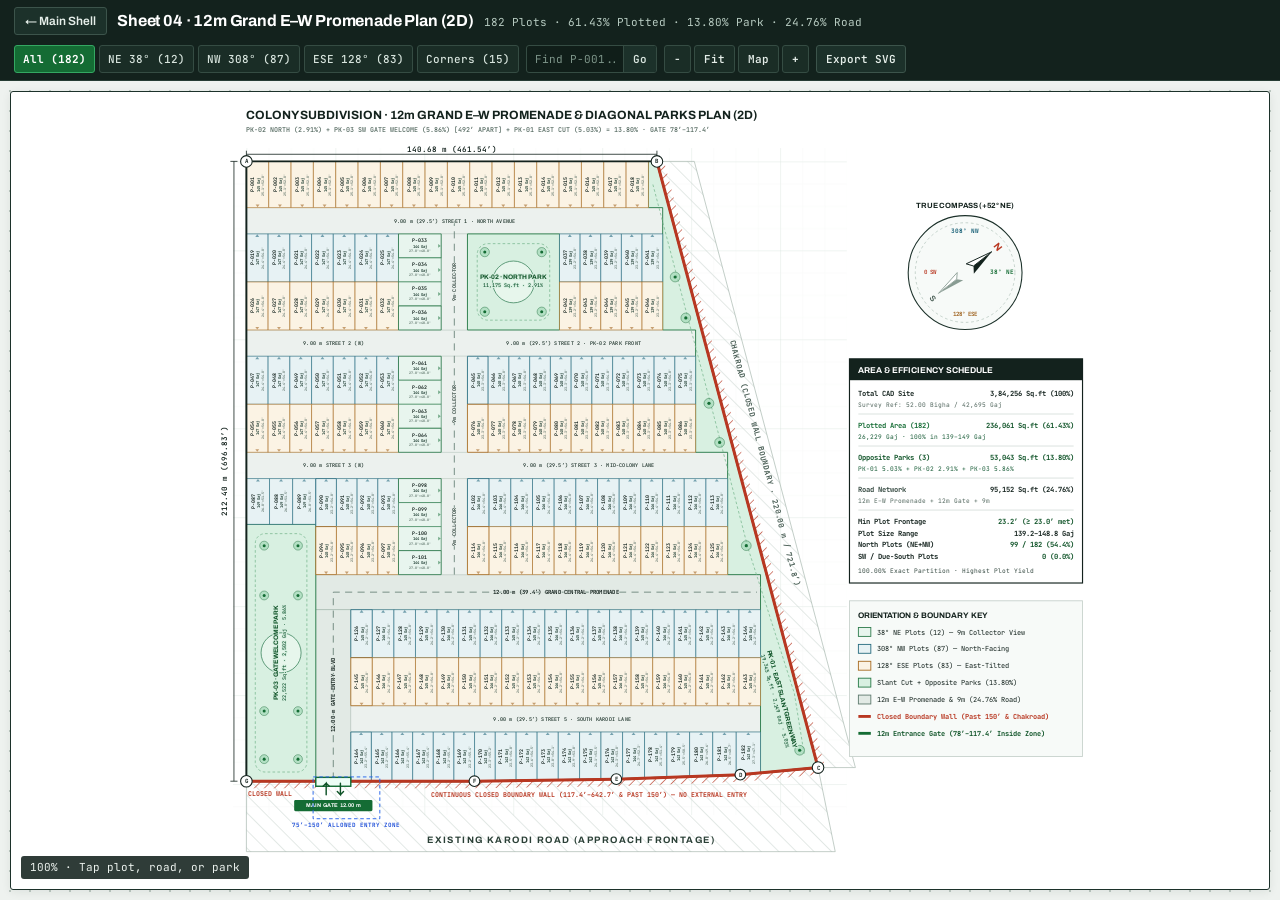
<file: 4/index.html>
<!DOCTYPE html>
<html lang="en">
<head>
  <meta charset="UTF-8" />
  <meta name="viewport" content="width=device-width, initial-scale=1.0, viewport-fit=cover" />
  <title>Sheet 04 &middot; 12m E&ndash;W Grand Promenade &amp; Diagonal Parks Plan (2D) &mdash; Colony 2</title>
  <link rel="preconnect" href="https://fonts.googleapis.com" />
  <link rel="preconnect" href="https://fonts.gstatic.com" crossorigin />
  <link href="https://fonts.googleapis.com/css2?family=Archivo:wght@400;500;600;700&family=JetBrains+Mono:wght@400;500;600;700&display=swap" rel="stylesheet" />
  <style>
    :root {
      --bg-canvas: #eef2ef;
      --bg-sheet: #ffffff;
      --bg-header: #13221d;
      --bg-header-2: #1c312a;
      --bg-panel: #f7faf8;
      --ink-primary: #13221d;
      --ink-secondary: #3f524a;
      --ink-muted: #61746b;
      --border-hairline: #c7d2cc;
      --border-ink: #1c312a;
      --accent-green: #146c34;
      --accent-green-ink: #0d5226;
      --accent-green-bg: #e8f5ee;
      --accent-ese: #9a5a13;
      --accent-ese-bg: #fbf3e4;
      --accent-nw: #155e75;
      --accent-nw-bg: #e7f2f4;
      --accent-wall: #b83721;
      --font-ui: 'Archivo', -apple-system, BlinkMacSystemFont, sans-serif;
      --font-display: 'Archivo', sans-serif;
      --font-mono: 'JetBrains Mono', monospace;
      --radius: 3px;
    }

    *, *::before, *::after { box-sizing: border-box; }

    html, body {
      margin: 0;
      padding: 0;
      width: 100%;
      height: 100%;
      background-color: var(--bg-canvas);
      color: var(--ink-primary);
      font-family: var(--font-ui);
      font-size: 13px;
      line-height: 1.4;
      -webkit-font-smoothing: antialiased;
    }

    ::selection { background: #146c34; color: #ffffff; }
    :focus-visible { outline: 2px solid #146c34; outline-offset: 2px; }

    .app-shell {
      display: flex;
      flex-direction: column;
      width: 100%;
      height: 100dvh;
      overflow: hidden;
    }

    .cad-topbar {
      background-color: var(--bg-header);
      color: #f4f7f5;
      border-bottom: 1px solid #263d34;
      padding: 7px 14px;
      display: flex;
      align-items: center;
      justify-content: space-between;
      gap: 10px;
      flex-wrap: wrap;
      flex-shrink: 0;
    }

    .topbar-left {
      display: flex;
      align-items: center;
      gap: 10px;
      flex-wrap: wrap;
    }

    .back-link {
      display: inline-flex;
      align-items: center;
      gap: 6px;
      height: 28px;
      padding: 0 10px;
      background: var(--bg-header-2);
      border: 1px solid #3c544b;
      border-radius: var(--radius);
      color: #e6efea;
      font-size: 12px;
      font-weight: 600;
      text-decoration: none;
      white-space: nowrap;
    }
    .back-link:hover { background: #264037; border-color: #6b8e7e; }

    body.is-embedded .back-link,
    body.is-embedded .sheet-title-wrap {
      display: none;
    }

    .sheet-title-wrap {
      display: flex;
      align-items: baseline;
      gap: 10px;
      flex-wrap: wrap;
    }

    .sheet-title {
      margin: 0;
      font-family: var(--font-display);
      font-size: 16px;
      font-weight: 700;
      letter-spacing: -0.01em;
      color: #ffffff;
    }

    .sheet-subtitle {
      font-family: var(--font-mono);
      font-size: 11px;
      color: #b7cbc1;
      font-variant-numeric: tabular-nums;
    }

    .topbar-controls {
      display: flex;
      align-items: center;
      gap: 7px;
      flex-wrap: wrap;
    }

    .filter-strip {
      display: flex;
      align-items: center;
      gap: 4px;
      flex-wrap: wrap;
    }

    .flt-btn {
      height: 28px;
      padding: 0 8px;
      border-radius: var(--radius);
      border: 1px solid #354c43;
      background: #1a2d26;
      color: #d7e4dd;
      font-family: var(--font-mono);
      font-size: 11px;
      font-weight: 500;
      cursor: pointer;
      white-space: nowrap;
      font-variant-numeric: tabular-nums;
    }
    .flt-btn:hover { background: #243b33; border-color: #5e7e71; }
    .flt-btn.is-active {
      background: var(--accent-green);
      border-color: #34a862;
      color: #ffffff;
      font-weight: 700;
    }
    .flt-btn[data-filter="ese"].is-active {
      background: #9a5a13;
      border-color: #d9822b;
    }
    .flt-btn[data-filter="nw"].is-active {
      background: #155e75;
      border-color: #318ba8;
    }

    .top-search {
      display: inline-flex;
      align-items: center;
      border: 1px solid #354c43;
      border-radius: var(--radius);
      background: #101e19;
      overflow: hidden;
    }
    .search-input {
      width: 96px;
      height: 26px;
      padding: 0 8px;
      border: none;
      background: transparent;
      color: #eef4f0;
      font-family: var(--font-mono);
      font-size: 11px;
      outline: none;
    }
    .search-input::placeholder { color: #7e968a; }
    .search-go {
      height: 26px;
      padding: 0 9px;
      border: none;
      border-left: 1px solid #354c43;
      background: #1c312a;
      color: #d7e4dd;
      font-family: var(--font-mono);
      font-size: 11px;
      font-weight: 600;
      cursor: pointer;
    }
    .search-go:hover { background: #27443a; color: #ffffff; }

    .zoom-group {
      display: inline-flex;
      align-items: center;
      gap: 3px;
    }

    .tool-btn {
      height: 28px;
      padding: 0 9px;
      border: 1px solid #354c43;
      border-radius: var(--radius);
      background: #1a2d26;
      color: #e4ede8;
      font-family: var(--font-mono);
      font-size: 11px;
      font-weight: 600;
      cursor: pointer;
    }
    .tool-btn:hover { background: #264037; border-color: #6b8e7e; }

    .action-btn {
      height: 28px;
      padding: 0 9px;
      border: 1px solid #3c544b;
      border-radius: var(--radius);
      background: var(--bg-header-2);
      color: #e6efea;
      font-family: var(--font-mono);
      font-size: 11px;
      font-weight: 600;
      cursor: pointer;
      white-space: nowrap;
    }
    .action-btn:hover { background: #264037; border-color: #6b8e7e; }

    .stage-pane {
      flex: 1;
      min-width: 0;
      min-height: 0;
      position: relative;
      background-color: var(--bg-canvas);
      background-image: radial-gradient(#bcc8c1 1px, transparent 1px);
      background-size: 20px 20px;
      padding: 10px;
      display: flex;
      align-items: stretch;
      justify-content: center;
      overflow: hidden;
    }

    .sheet-frame {
      width: 100%;
      height: 100%;
      background-color: var(--bg-sheet);
      border: 1px solid var(--border-ink);
      border-radius: var(--radius);
      box-shadow: 0 2px 10px rgba(19, 34, 29, 0.08);
      position: relative;
      overflow: hidden;
    }

    #cad-svg {
      width: 100%;
      height: 100%;
      display: block;
      cursor: grab;
      user-select: none;
      touch-action: none;
    }
    #cad-svg.is-panning { cursor: grabbing; }

    .zoom-readout {
      position: absolute;
      left: 10px;
      bottom: 10px;
      background: rgba(19, 34, 29, 0.88);
      color: #eef4f0;
      font-family: var(--font-mono);
      font-size: 11px;
      padding: 4px 9px;
      border-radius: var(--radius);
      pointer-events: none;
      font-variant-numeric: tabular-nums;
    }

    /* Floating Contextual Detail Card — hidden by default for a minimal canvas */
    .detail-card {
      position: absolute;
      top: 18px;
      right: 18px;
      width: 296px;
      max-width: calc(100% - 36px);
      background: #f7faf8;
      border: 1px solid var(--border-ink);
      border-radius: 4px;
      box-shadow: 0 12px 28px rgba(19, 34, 29, 0.16);
      z-index: 25;
      overflow: hidden;
      transition: opacity 0.14s ease, transform 0.14s ease;
    }
    .detail-card.is-hidden {
      display: none;
    }

    .detail-head {
      background: var(--bg-header);
      color: #ffffff;
      padding: 10px 12px;
      display: flex;
      align-items: center;
      justify-content: space-between;
      gap: 8px;
    }
    .detail-head-main {
      min-width: 0;
      display: flex;
      flex-direction: column;
      gap: 3px;
    }
    .detail-title {
      margin: 0;
      font-family: var(--font-display);
      font-size: 14px;
      font-weight: 700;
      line-height: 1.2;
      color: #ffffff;
    }
    .detail-close {
      width: 26px;
      height: 26px;
      flex-shrink: 0;
      border: 1px solid #3c544b;
      border-radius: var(--radius);
      background: #1c312a;
      color: #e6efea;
      font-size: 16px;
      line-height: 1;
      cursor: pointer;
      display: inline-flex;
      align-items: center;
      justify-content: center;
    }
    .detail-close:hover { background: #2c4a3f; color: #ffffff; }

    .detail-body {
      padding: 11px 12px;
      display: flex;
      flex-direction: column;
      gap: 9px;
    }

    .insp-tag {
      align-self: flex-start;
      font-family: var(--font-mono);
      font-size: 11px;
      font-weight: 600;
      padding: 2px 7px;
      border-radius: var(--radius);
      font-variant-numeric: tabular-nums;
    }
    .insp-tag--ok { background: #214e39; color: #c7ecd6; border: 1px solid #3b7f5d; }
    .insp-tag--ese { background: #473014; color: #f6dec0; border: 1px solid #8a5b21; }
    .insp-tag--nw { background: #143946; color: #c4e8f2; border: 1px solid #2b6d83; }
    .insp-tag--road { background: #263932; color: #dbe6e0; border: 1px solid #526b61; }

    .spec-grid {
      display: grid;
      grid-template-columns: 1fr 1fr;
      gap: 6px 12px;
    }

    .spec-cell {
      padding: 4px 0 6px 0;
      border-bottom: 1px solid #dde6e1;
    }

    .spec-k {
      font-size: 11px;
      color: var(--ink-muted);
      margin-bottom: 2px;
    }

    .spec-v {
      font-family: var(--font-mono);
      font-size: 12.5px;
      font-weight: 600;
      color: var(--ink-primary);
      font-variant-numeric: tabular-nums;
    }

    .detail-note {
      margin: 0;
      font-family: var(--font-mono);
      font-size: 11px;
      color: var(--ink-secondary);
      padding-top: 4px;
      border-top: 1px dashed #d0dad5;
    }

    /* SVG Interactive Elements */
    .cad-road { cursor: pointer; }
    .road-poly {
      transition: fill 0.12s ease, stroke 0.12s ease;
    }
    .road-poly--main {
      fill: #e2eae5;
      stroke: #9ab0a5;
      stroke-width: 0.6;
    }
    .road-poly--sub {
      fill: #ecf1ee;
      stroke: #b5c5bc;
      stroke-width: 0.5;
    }
    .cad-road:hover .road-poly {
      fill: #d4e3da;
      stroke: #3f6956;
      stroke-width: 1.2;
    }
    .cad-road.is-selected .road-poly {
      fill: #c7ded1;
      stroke: #0d5226;
      stroke-width: 1.8;
    }

    .road-median {
      stroke: #5c786c;
      stroke-width: 0.9;
      stroke-dasharray: 8 6;
      fill: none;
      pointer-events: none;
    }
    .road-lbl {
      font-family: var(--font-mono);
      font-size: 5.7px;
      font-weight: 600;
      fill: #243931;
      text-anchor: middle;
      letter-spacing: 0.04em;
      paint-order: stroke;
      stroke: #ecf1ee;
      stroke-width: 1.5px;
      stroke-linejoin: round;
      pointer-events: none;
    }
    .road-lbl--main {
      font-size: 6.3px;
      fill: #13221d;
      font-weight: 700;
      stroke: #e2eae5;
      stroke-width: 1.6px;
    }

    .park-poly {
      fill: #d8f0e1;
      stroke: #247844;
      stroke-width: 1.0;
    }
    .park-walk {
      fill: none;
      stroke: #79b890;
      stroke-width: 0.85;
      stroke-dasharray: 3 2.5;
      pointer-events: none;
    }
    .park-plaza {
      fill: #eef8f1;
      fill-opacity: 0.72;
      stroke: #2d7a4f;
      stroke-width: 0.8;
      pointer-events: none;
    }
    .park-tree-outer {
      fill: #9bd6b1;
      fill-opacity: 0.6;
      stroke: #1f6b3d;
      stroke-width: 0.5;
      pointer-events: none;
    }
    .park-tree-core {
      fill: #146c34;
      pointer-events: none;
    }
    .park-title {
      font-family: var(--font-ui);
      font-size: 7.3px;
      font-weight: 700;
      fill: #0d5226;
      text-anchor: middle;
      paint-order: stroke;
      stroke: #d8f0e1;
      stroke-width: 2.6px;
      stroke-linejoin: round;
      pointer-events: none;
    }
    .park-meta {
      font-family: var(--font-mono);
      font-size: 5.7px;
      font-weight: 600;
      fill: #185c37;
      text-anchor: middle;
      paint-order: stroke;
      stroke: #d8f0e1;
      stroke-width: 2.2px;
      stroke-linejoin: round;
      pointer-events: none;
    }
    .cad-park { cursor: pointer; }
    .cad-park:hover .park-poly,
    .cad-park.is-selected .park-poly {
      stroke: #0d5226;
      stroke-width: 2.1;
      fill: #cbead6;
    }

    .cad-plot {
      cursor: pointer;
      transition: opacity 0.14s ease;
    }
    .cad-plot.is-dimmed { opacity: 0.14; }
    .plot-poly { stroke-width: 0.68; }
    .plot-face--ne .plot-poly { fill: #e8f5ee; stroke: #2c7a4b; }
    .plot-face--nw .plot-poly { fill: #e7f2f4; stroke: #246a7d; }
    .plot-face--ese .plot-poly { fill: #fbf3e4; stroke: #a6691e; }
    .cad-plot.is-corner .plot-poly { stroke-width: 0.95; }

    .plot-front-chevron {
      opacity: 0.55;
      pointer-events: none;
    }
    .plot-face--ne .plot-front-chevron { fill: #146c34; }
    .plot-face--nw .plot-front-chevron { fill: #155e75; }
    .plot-face--ese .plot-front-chevron { fill: #9a5a13; }

    .cad-plot:hover .plot-poly {
      stroke-width: 1.8;
      filter: brightness(0.95);
    }
    .cad-plot.is-selected .plot-poly {
      stroke: #13221d;
      stroke-width: 2.4;
      fill: #d2ece0;
    }
    .plot-face--ese.is-selected .plot-poly { fill: #f5dfb8; }
    .plot-face--nw.is-selected .plot-poly { fill: #cde6ec; }

    .plot-lbl { pointer-events: none; }
    .pl-id {
      font-family: var(--font-mono);
      font-size: 5.5px;
      font-weight: 700;
      fill: #13221d;
      text-anchor: middle;
    }
    .pl-gaj {
      font-family: var(--font-mono);
      font-size: 4.5px;
      font-weight: 600;
      fill: #1d3c31;
      text-anchor: middle;
    }
    .pl-dim {
      font-family: var(--font-mono);
      font-size: 3.7px;
      font-weight: 500;
      fill: #475f55;
      text-anchor: middle;
    }

    /* Outer Boundary & Walls */
    .outer-boundary-line {
      fill: none;
      stroke: #13221d;
      stroke-width: 2.2;
      pointer-events: none;
    }
    .wall-barrier {
      fill: none;
      stroke: var(--accent-wall);
      stroke-width: 3.4;
      pointer-events: none;
    }
    .wall-hatch-band {
      fill: url(#closed-wall-hatch);
      opacity: 0.85;
      pointer-events: none;
    }
    .gate-threshold {
      fill: #ecfdf5;
      stroke: #146c34;
      stroke-width: 1.6;
      pointer-events: none;
    }

    .dim-txt {
      font-family: var(--font-mono);
      font-size: 8.5px;
      font-weight: 600;
      fill: #13221d;
      text-anchor: middle;
    }
    .wall-txt {
      font-family: var(--font-mono);
      font-size: 7.4px;
      font-weight: 700;
      fill: #b83721;
      text-anchor: middle;
    }
    .zone-txt {
      font-family: var(--font-mono);
      font-size: 6.6px;
      font-weight: 700;
      fill: #1d4ed8;
      text-anchor: middle;
    }
    .corner-pin-circle { fill: #ffffff; stroke: #13221d; stroke-width: 1.2; }
    .corner-pin-txt {
      font-family: var(--font-mono);
      font-size: 6.5px;
      font-weight: 700;
      fill: #13221d;
      text-anchor: middle;
      dominant-baseline: central;
    }

    .tool-btn.is-active {
      background: var(--accent-green);
      color: #ffffff;
    }

    @media (max-width: 720px) {
      .cad-topbar { padding: 6px 8px; gap: 5px; }
      .topbar-left { width: 100%; justify-content: space-between; gap: 6px; flex-wrap: nowrap; min-width: 0; }
      .back-link { height: 32px; padding: 0 8px; font-size: 11px; flex-shrink: 0; }
      .sheet-title-wrap { min-width: 0; flex: 1 1 auto; }
      .sheet-title { font-size: 13px; white-space: nowrap; overflow: hidden; text-overflow: ellipsis; }
      .sheet-subtitle { display: none; }
      .hide-xs { display: none; }
      .topbar-controls {
        width: 100%;
        display: grid;
        grid-template-columns: 1fr auto auto;
        gap: 5px;
        align-items: center;
      }
      .filter-strip {
        grid-column: 1 / -1;
        flex-wrap: nowrap;
        overflow-x: auto;
        -webkit-overflow-scrolling: touch;
        scrollbar-width: none;
        padding-bottom: 1px;
      }
      .filter-strip::-webkit-scrollbar { display: none; }
      .flt-btn { height: 34px; padding: 0 10px; font-size: 11px; flex-shrink: 0; }
      .top-search { min-width: 0; width: 100%; }
      .search-input { width: 100%; min-width: 0; height: 34px; font-size: 12px; }
      .search-go { height: 34px; padding: 0 10px; flex-shrink: 0; }
      .zoom-group { gap: 3px; }
      .tool-btn { height: 34px; padding: 0 8px; font-size: 11px; }
      .action-btn { height: 34px; padding: 0 9px; font-size: 11px; }
      .stage-pane { padding: 4px; }
      .zoom-readout {
        left: 6px;
        right: 6px;
        bottom: 6px;
        font-size: 11px;
        text-align: center;
        white-space: nowrap;
        overflow: hidden;
        text-overflow: ellipsis;
      }
      .detail-card {
        top: auto;
        right: 6px;
        left: 6px;
        bottom: max(6px, env(safe-area-inset-bottom, 0px));
        width: auto;
        max-width: none;
        max-height: 46dvh;
        overflow-y: auto;
        overscroll-behavior: contain;
      }
      .detail-close { width: 36px; height: 36px; font-size: 18px; }
    }
  </style>
</head>
<body>
  <div class="app-shell">
    <header class="cad-topbar">
      <div class="topbar-left">
        <a class="back-link" href="../">&larr; Main Shell</a>
        <div class="sheet-title-wrap">
          <h1 class="sheet-title">Sheet 04 &middot; 12m Grand E&ndash;W Promenade Plan (2D)</h1>
          <span class="sheet-subtitle">182 Plots &middot; 61.43% Plotted &middot; 13.80% Park &middot; 24.76% Road</span>
        </div>
      </div>

      <div class="topbar-controls">
        <div class="filter-strip" role="group" aria-label="Plot orientation filters">
          <button type="button" class="flt-btn is-active" data-filter="all">All (182)</button>
          <button type="button" class="flt-btn" data-filter="ne">NE 38&deg; (12)</button>
          <button type="button" class="flt-btn" data-filter="nw">NW 308&deg; (87)</button>
          <button type="button" class="flt-btn" data-filter="ese">ESE 128&deg; (83)</button>
          <button type="button" class="flt-btn" data-filter="corner">Corners (15)</button>
        </div>

        <div class="top-search">
          <input type="text" id="plot-search-input" class="search-input" placeholder="Find P-001.." aria-label="Find plot by ID" />
          <button type="button" id="plot-search-btn" class="search-go">Go</button>
        </div>

        <div class="zoom-group" role="group" aria-label="Drawing zoom controls">
          <button type="button" class="tool-btn" id="zoom-out-btn" title="Zoom out">&minus;</button>
          <button type="button" class="tool-btn" id="zoom-fit-btn" title="Fit drawing">Fit</button>
          <button type="button" class="tool-btn" id="view-toggle-btn" title="Toggle Colony / Full Drawing Sheet">Sheet</button>
          <button type="button" class="tool-btn" id="zoom-in-btn" title="Zoom in">+</button>
        </div>

        <button type="button" class="action-btn" id="export-svg-btn"><span class="hide-xs">Export </span>SVG</button>
      </div>
    </header>

    <div class="stage-pane" id="stage-pane">
      <div class="sheet-frame">
        <svg id="cad-svg" xmlns="http://www.w3.org/2000/svg" viewBox="-75 -78 1035 896" preserveAspectRatio="xMidYMid meet">
          <defs>
            <pattern id="minor-grid" width="25" height="25" patternUnits="userSpaceOnUse">
              <path d="M 25 0 L 0 0 0 25" fill="none" stroke="#e9efec" stroke-width="0.4" />
            </pattern>
            <pattern id="major-grid" width="100" height="100" patternUnits="userSpaceOnUse">
              <rect width="100" height="100" fill="url(#minor-grid)" />
              <path d="M 100 0 L 0 0 0 100" fill="none" stroke="#d5e0da" stroke-width="0.7" />
            </pattern>
            <pattern id="closed-wall-hatch" width="8" height="8" patternTransform="rotate(45 0 0)" patternUnits="userSpaceOnUse">
              <line x1="0" y1="0" x2="0" y2="8" stroke="#b83721" stroke-width="1.6" />
            </pattern>
            <pattern id="road-hatch" width="14" height="14" patternTransform="rotate(-45 0 0)" patternUnits="userSpaceOnUse">
              <line x1="0" y1="0" x2="0" y2="14" stroke="#cbd5cf" stroke-width="1.2" />
            </pattern>
          </defs>

          <rect x="-75" y="-78" width="1035" height="896" fill="#ffffff" data-bg="1" />
          <rect x="-15" y="-15" width="690" height="750" fill="url(#major-grid)" data-bg="1" />

          <g id="sheet-banner">
            <text x="0" y="-48" font-family="Archivo, sans-serif" font-size="13.5" font-weight="700" fill="#13221d">COLONY SUBDIVISION &middot; 12m GRAND E&ndash;W PROMENADE &amp; DIAGONAL PARKS PLAN (2D)</text>
            <text x="0" y="-33" font-family="JetBrains Mono, monospace" font-size="7.5" font-weight="500" fill="#52675e">PK-02 NORTH (2.91%) + PK-03 SW GATE WELCOME (5.86%) [492&prime; APART] + PK-01 EAST CUT (5.03%) = 13.80% &middot; GATE 78&prime;&ndash;117.4&prime;</text>
          </g>

          <!-- External Road Context (Verbatim Locked Site Perimeter) -->
          <g id="external-roads">
            <polygon points="461.54,0 503.54,0 684.65,681.50 642.65,681.50" fill="url(#road-hatch)" stroke="#9eb0a6" stroke-width="0.7" data-bg="1" />
            <text x="580" y="340" font-family="JetBrains Mono, monospace" font-size="8.5" font-weight="700" fill="#475c53" transform="rotate(75.1 580 340)" text-anchor="middle">CHAKROAD (CLOSED WALL BOUNDARY &middot; 220.00 m / 721.8&prime;)</text>

            <polygon points="0,696.83 256.38,696.83 415.88,694.50 555.29,689.50 642.65,681.50 662.0,776.0 0,776.0" fill="url(#road-hatch)" stroke="#9eb0a6" stroke-width="0.7" data-bg="1" />
            <text x="365" y="766" font-family="Archivo, sans-serif" font-size="10.5" font-weight="700" fill="#2b4037" text-anchor="middle" letter-spacing="1.6">EXISTING KARODI ROAD (APPROACH FRONTAGE)</text>
          </g>

          <!-- Site Base -->
          <polygon points="0,0 461.54,0 642.65,681.50 555.29,689.50 415.88,694.50 256.38,696.83 0,696.83" fill="#f7faf8" data-bg="1" />

          <!-- Internal Roads (24.76%) — Clickable -->
          <g id="internal-roads">
            <g class="cad-road" data-kind="road" data-id="RD-01" tabindex="0"><polygon points="78.00,464.58 578.00,464.58 578.00,503.95 78.00,503.95" class="road-poly road-poly--main"/></g><g class="cad-road" data-kind="road" data-id="RD-02" tabindex="0"><polygon points="78.00,503.95 117.37,503.95 117.37,696.83 78.00,696.83" class="road-poly road-poly--main"/></g><g class="cad-road" data-kind="road" data-id="RD-03" tabindex="0"><polygon points="0.00,52.00 468.00,52.00 468.00,81.53 0.00,81.53" class="road-poly road-poly--sub"/></g><g class="cad-road" data-kind="road" data-id="RD-04" tabindex="0"><polygon points="0.00,189.53 505.00,189.53 505.00,219.06 0.00,219.06" class="road-poly road-poly--sub"/></g><g class="cad-road" data-kind="road" data-id="RD-05" tabindex="0"><polygon points="0.00,327.06 541.00,327.06 541.00,356.58 0.00,356.58" class="road-poly road-poly--sub"/></g><g class="cad-road" data-kind="road" data-id="RD-06" tabindex="0"><polygon points="219.00,81.53 248.53,81.53 248.53,189.53 219.00,189.53" class="road-poly road-poly--sub"/><polygon points="219.00,219.06 248.53,219.06 248.53,327.06 219.00,327.06" class="road-poly road-poly--sub"/><polygon points="219.00,356.58 248.53,356.58 248.53,464.58 219.00,464.58" class="road-poly road-poly--sub"/></g><g class="cad-road" data-kind="road" data-id="RD-07" tabindex="0"><polygon points="117.37,611.95 578.00,611.95 578.00,641.48 117.37,641.48" class="road-poly road-poly--sub"/></g>
            
            <polyline points="97.69,695.00 97.69,484.27 574.00,484.27" class="road-median" />
            <polyline points="233.76,464.58 233.76,66.76" class="road-median" />
            <text x="348.0" y="486.6" class="road-lbl road-lbl--main">12.00 m (39.4&prime;) GRAND CENTRAL PROMENADE</text>
            <text x="99.8" y="600.0" class="road-lbl road-lbl--main" transform="rotate(-90 99.8 600.0)">12.00 m GATE ENTRY BLVD</text>
            <text x="234.0" y="69.0" class="road-lbl">9.00 m (29.5&prime;) STREET 1 &middot; NORTH AVENUE</text>
            <text x="98.0" y="206.5" class="road-lbl">9.00 m STREET 2 (W)</text>
            <text x="368.0" y="206.5" class="road-lbl">9.00 m (29.5&prime;) STREET 2 &middot; PK-02 PARK FRONT</text>
            <text x="98.0" y="344.0" class="road-lbl">9.00 m STREET 3 (W)</text>
            <text x="385.0" y="344.0" class="road-lbl">9.00 m (29.5&prime;) STREET 3 &middot; MID-COLONY LANE</text>
            <text x="355.0" y="629.0" class="road-lbl">9.00 m (29.5&prime;) STREET 5 &middot; SOUTH KARODI LANE</text>
            <text x="235.8" y="135.5" class="road-lbl" transform="rotate(-90 235.8 135.5)">9m COLLECTOR</text>
            <text x="235.8" y="273.0" class="road-lbl" transform="rotate(-90 235.8 273.0)">9m COLLECTOR</text>
            <text x="235.8" y="410.6" class="road-lbl" transform="rotate(-90 235.8 410.6)">9m COLLECTOR</text>

          </g>

          <!-- Green Parks (13.80%: PK-01 Slant + Opposite PK-02 North & PK-03 SW Gate) -->
          <g id="parks-layer">
            
        <g class="cad-park" data-kind="park" data-id="PK-01" tabindex="0">
          <polygon points="452.00,0.00 461.54,0.00 642.65,681.50 578.00,687.42 578.00,464.58 541.00,464.58 541.00,327.06 505.00,327.06 505.00,189.53 468.00,189.53 468.00,52.00 452.00,52.00" class="park-poly"/>
          <polyline points="457,26 490,152 526,288 564,435 616,598 627,666" class="park-walk"/>
          <circle cx="482" cy="130" r="5.5" class="park-tree-outer"/><circle cx="482" cy="130" r="1.8" class="park-tree-core"/>
          <circle cx="494" cy="176" r="5.5" class="park-tree-outer"/><circle cx="494" cy="176" r="1.8" class="park-tree-core"/>
          <circle cx="520" cy="272" r="5.5" class="park-tree-outer"/><circle cx="520" cy="272" r="1.8" class="park-tree-core"/>
          <circle cx="532" cy="316" r="5.5" class="park-tree-outer"/><circle cx="532" cy="316" r="1.8" class="park-tree-core"/>
          <circle cx="562" cy="432" r="5.5" class="park-tree-outer"/><circle cx="562" cy="432" r="1.8" class="park-tree-core"/>
          <circle cx="622" cy="662" r="5.5" class="park-tree-outer"/><circle cx="622" cy="662" r="1.8" class="park-tree-core"/>
          <g transform="rotate(75.1 598.0 606.0)">
            <text x="598.0" y="603.5" class="park-title">PK-01 &middot; EAST SLANT GREENWAY</text>
            <text x="598.0" y="611.5" class="park-meta">19,345 Sq.ft &middot; 2,149 Gaj &middot; 5.03%</text>
          </g>
        </g>

        <g class="cad-park" data-kind="park" data-id="PK-02" tabindex="0">
          <polygon points="248.53,81.53 352.00,81.53 352.00,189.53 248.53,189.53" class="park-poly"/>
          <rect x="259.5" y="92.5" width="81.5" height="86.0" rx="12" class="park-walk"/>
          <circle cx="300.26" cy="135.53" r="23.5" class="park-plaza"/>
          <circle cx="268" cy="102" r="5.2" class="park-tree-outer"/><circle cx="268" cy="102" r="1.7" class="park-tree-core"/>
          <circle cx="332" cy="102" r="5.2" class="park-tree-outer"/><circle cx="332" cy="102" r="1.7" class="park-tree-core"/>
          <circle cx="268" cy="169" r="5.2" class="park-tree-outer"/><circle cx="268" cy="169" r="1.7" class="park-tree-core"/>
          <circle cx="332" cy="169" r="5.2" class="park-tree-outer"/><circle cx="332" cy="169" r="1.7" class="park-tree-core"/>
          <text x="300.26" y="132.4" class="park-title">PK-02 &middot; NORTH PARK</text>
          <text x="300.26" y="141.6" class="park-meta">11,175 Sq.ft &middot; 2.91%</text>
        </g>

        <g class="cad-park" data-kind="park" data-id="PK-03" tabindex="0">
          <polygon points="0.00,408.08 78.00,408.08 78.00,696.83 0.00,696.83" class="park-poly"/>
          <rect x="10.0" y="418.5" width="58.0" height="268.0" rx="11" class="park-walk"/>
          <circle cx="39.00" cy="552.46" r="22.5" class="park-plaza"/>
          <circle cx="20" cy="432" r="5.0" class="park-tree-outer"/><circle cx="20" cy="432" r="1.7" class="park-tree-core"/>
          <circle cx="58" cy="432" r="5.0" class="park-tree-outer"/><circle cx="58" cy="432" r="1.7" class="park-tree-core"/>
          <circle cx="20" cy="488" r="5.0" class="park-tree-outer"/><circle cx="20" cy="488" r="1.7" class="park-tree-core"/>
          <circle cx="58" cy="488" r="5.0" class="park-tree-outer"/><circle cx="58" cy="488" r="1.7" class="park-tree-core"/>
          <circle cx="20" cy="618" r="5.0" class="park-tree-outer"/><circle cx="20" cy="618" r="1.7" class="park-tree-core"/>
          <circle cx="58" cy="618" r="5.0" class="park-tree-outer"/><circle cx="58" cy="618" r="1.7" class="park-tree-core"/>
          <circle cx="20" cy="672" r="5.0" class="park-tree-outer"/><circle cx="20" cy="672" r="1.7" class="park-tree-core"/>
          <circle cx="58" cy="672" r="5.0" class="park-tree-outer"/><circle cx="58" cy="672" r="1.7" class="park-tree-core"/>
          <g transform="rotate(-90 39.00 552.46)">
            <text x="39.00" y="549.4" class="park-title">PK-03 &middot; GATE WELCOME PARK</text>
            <text x="39.00" y="558.4" class="park-meta">22,522 Sq.ft &middot; 2,502 Gaj &middot; 5.86%</text>
          </g>
        </g>

          </g>

          <!-- 182 Residential Plots (139.2-148.8 Gaj, 0 Slant) -->
          <g id="plots-layer">
            <g class="cad-plot plot-face--ese" data-kind="plot" data-id="P-001" data-facing="ESE" data-band="Band 1N · North Wall" data-gaj="145.08" data-corner="0" tabindex="0"><polygon points="0.00,0.00 25.11,0.00 25.11,52.00 0.00,52.00" class="plot-poly"/><polygon points="10.36,48.60 12.56,51.50 14.76,48.60" class="plot-front-chevron"/><g class="plot-lbl" transform="rotate(-90 12.56 26.00)"><text x="12.56" y="22.40" class="pl-id">P-001</text><text x="12.56" y="28.40" class="pl-gaj">145 Gaj</text><text x="12.56" y="33.20" class="pl-dim">25.1'×52.0'</text></g></g><g class="cad-plot plot-face--ese" data-kind="plot" data-id="P-002" data-facing="ESE" data-band="Band 1N · North Wall" data-gaj="145.08" data-corner="0" tabindex="0"><polygon points="25.11,0.00 50.22,0.00 50.22,52.00 25.11,52.00" class="plot-poly"/><polygon points="35.47,48.60 37.67,51.50 39.87,48.60" class="plot-front-chevron"/><g class="plot-lbl" transform="rotate(-90 37.67 26.00)"><text x="37.67" y="22.40" class="pl-id">P-002</text><text x="37.67" y="28.40" class="pl-gaj">145 Gaj</text><text x="37.67" y="33.20" class="pl-dim">25.1'×52.0'</text></g></g><g class="cad-plot plot-face--ese" data-kind="plot" data-id="P-003" data-facing="ESE" data-band="Band 1N · North Wall" data-gaj="145.08" data-corner="0" tabindex="0"><polygon points="50.22,0.00 75.33,0.00 75.33,52.00 50.22,52.00" class="plot-poly"/><polygon points="60.58,48.60 62.78,51.50 64.98,48.60" class="plot-front-chevron"/><g class="plot-lbl" transform="rotate(-90 62.78 26.00)"><text x="62.78" y="22.40" class="pl-id">P-003</text><text x="62.78" y="28.40" class="pl-gaj">145 Gaj</text><text x="62.78" y="33.20" class="pl-dim">25.1'×52.0'</text></g></g><g class="cad-plot plot-face--ese" data-kind="plot" data-id="P-004" data-facing="ESE" data-band="Band 1N · North Wall" data-gaj="145.08" data-corner="0" tabindex="0"><polygon points="75.33,0.00 100.44,0.00 100.44,52.00 75.33,52.00" class="plot-poly"/><polygon points="85.68,48.60 87.88,51.50 90.08,48.60" class="plot-front-chevron"/><g class="plot-lbl" transform="rotate(-90 87.88 26.00)"><text x="87.88" y="22.40" class="pl-id">P-004</text><text x="87.88" y="28.40" class="pl-gaj">145 Gaj</text><text x="87.88" y="33.20" class="pl-dim">25.1'×52.0'</text></g></g><g class="cad-plot plot-face--ese" data-kind="plot" data-id="P-005" data-facing="ESE" data-band="Band 1N · North Wall" data-gaj="145.14" data-corner="0" tabindex="0"><polygon points="100.44,0.00 125.56,0.00 125.56,52.00 100.44,52.00" class="plot-poly"/><polygon points="110.80,48.60 113.00,51.50 115.20,48.60" class="plot-front-chevron"/><g class="plot-lbl" transform="rotate(-90 113.00 26.00)"><text x="113.00" y="22.40" class="pl-id">P-005</text><text x="113.00" y="28.40" class="pl-gaj">145 Gaj</text><text x="113.00" y="33.20" class="pl-dim">25.1'×52.0'</text></g></g><g class="cad-plot plot-face--ese" data-kind="plot" data-id="P-006" data-facing="ESE" data-band="Band 1N · North Wall" data-gaj="145.08" data-corner="0" tabindex="0"><polygon points="125.56,0.00 150.67,0.00 150.67,52.00 125.56,52.00" class="plot-poly"/><polygon points="135.91,48.60 138.11,51.50 140.31,48.60" class="plot-front-chevron"/><g class="plot-lbl" transform="rotate(-90 138.11 26.00)"><text x="138.11" y="22.40" class="pl-id">P-006</text><text x="138.11" y="28.40" class="pl-gaj">145 Gaj</text><text x="138.11" y="33.20" class="pl-dim">25.1'×52.0'</text></g></g><g class="cad-plot plot-face--ese" data-kind="plot" data-id="P-007" data-facing="ESE" data-band="Band 1N · North Wall" data-gaj="145.08" data-corner="0" tabindex="0"><polygon points="150.67,0.00 175.78,0.00 175.78,52.00 150.67,52.00" class="plot-poly"/><polygon points="161.03,48.60 163.23,51.50 165.43,48.60" class="plot-front-chevron"/><g class="plot-lbl" transform="rotate(-90 163.23 26.00)"><text x="163.23" y="22.40" class="pl-id">P-007</text><text x="163.23" y="28.40" class="pl-gaj">145 Gaj</text><text x="163.23" y="33.20" class="pl-dim">25.1'×52.0'</text></g></g><g class="cad-plot plot-face--ese" data-kind="plot" data-id="P-008" data-facing="ESE" data-band="Band 1N · North Wall" data-gaj="145.08" data-corner="0" tabindex="0"><polygon points="175.78,0.00 200.89,0.00 200.89,52.00 175.78,52.00" class="plot-poly"/><polygon points="186.13,48.60 188.33,51.50 190.53,48.60" class="plot-front-chevron"/><g class="plot-lbl" transform="rotate(-90 188.33 26.00)"><text x="188.33" y="22.40" class="pl-id">P-008</text><text x="188.33" y="28.40" class="pl-gaj">145 Gaj</text><text x="188.33" y="33.20" class="pl-dim">25.1'×52.0'</text></g></g><g class="cad-plot plot-face--ese" data-kind="plot" data-id="P-009" data-facing="ESE" data-band="Band 1N · North Wall" data-gaj="145.08" data-corner="0" tabindex="0"><polygon points="200.89,0.00 226.00,0.00 226.00,52.00 200.89,52.00" class="plot-poly"/><polygon points="211.25,48.60 213.45,51.50 215.65,48.60" class="plot-front-chevron"/><g class="plot-lbl" transform="rotate(-90 213.45 26.00)"><text x="213.45" y="22.40" class="pl-id">P-009</text><text x="213.45" y="28.40" class="pl-gaj">145 Gaj</text><text x="213.45" y="33.20" class="pl-dim">25.1'×52.0'</text></g></g><g class="cad-plot plot-face--ese" data-kind="plot" data-id="P-010" data-facing="ESE" data-band="Band 1N · North Wall" data-gaj="145.08" data-corner="0" tabindex="0"><polygon points="226.00,0.00 251.11,0.00 251.11,52.00 226.00,52.00" class="plot-poly"/><polygon points="236.35,48.60 238.55,51.50 240.75,48.60" class="plot-front-chevron"/><g class="plot-lbl" transform="rotate(-90 238.55 26.00)"><text x="238.55" y="22.40" class="pl-id">P-010</text><text x="238.55" y="28.40" class="pl-gaj">145 Gaj</text><text x="238.55" y="33.20" class="pl-dim">25.1'×52.0'</text></g></g><g class="cad-plot plot-face--ese" data-kind="plot" data-id="P-011" data-facing="ESE" data-band="Band 1N · North Wall" data-gaj="145.08" data-corner="0" tabindex="0"><polygon points="251.11,0.00 276.22,0.00 276.22,52.00 251.11,52.00" class="plot-poly"/><polygon points="261.47,48.60 263.67,51.50 265.87,48.60" class="plot-front-chevron"/><g class="plot-lbl" transform="rotate(-90 263.67 26.00)"><text x="263.67" y="22.40" class="pl-id">P-011</text><text x="263.67" y="28.40" class="pl-gaj">145 Gaj</text><text x="263.67" y="33.20" class="pl-dim">25.1'×52.0'</text></g></g><g class="cad-plot plot-face--ese" data-kind="plot" data-id="P-012" data-facing="ESE" data-band="Band 1N · North Wall" data-gaj="145.08" data-corner="0" tabindex="0"><polygon points="276.22,0.00 301.33,0.00 301.33,52.00 276.22,52.00" class="plot-poly"/><polygon points="286.57,48.60 288.77,51.50 290.97,48.60" class="plot-front-chevron"/><g class="plot-lbl" transform="rotate(-90 288.77 26.00)"><text x="288.77" y="22.40" class="pl-id">P-012</text><text x="288.77" y="28.40" class="pl-gaj">145 Gaj</text><text x="288.77" y="33.20" class="pl-dim">25.1'×52.0'</text></g></g><g class="cad-plot plot-face--ese" data-kind="plot" data-id="P-013" data-facing="ESE" data-band="Band 1N · North Wall" data-gaj="145.08" data-corner="0" tabindex="0"><polygon points="301.33,0.00 326.44,0.00 326.44,52.00 301.33,52.00" class="plot-poly"/><polygon points="311.68,48.60 313.88,51.50 316.08,48.60" class="plot-front-chevron"/><g class="plot-lbl" transform="rotate(-90 313.88 26.00)"><text x="313.88" y="22.40" class="pl-id">P-013</text><text x="313.88" y="28.40" class="pl-gaj">145 Gaj</text><text x="313.88" y="33.20" class="pl-dim">25.1'×52.0'</text></g></g><g class="cad-plot plot-face--ese" data-kind="plot" data-id="P-014" data-facing="ESE" data-band="Band 1N · North Wall" data-gaj="145.14" data-corner="0" tabindex="0"><polygon points="326.44,0.00 351.56,0.00 351.56,52.00 326.44,52.00" class="plot-poly"/><polygon points="336.80,48.60 339.00,51.50 341.20,48.60" class="plot-front-chevron"/><g class="plot-lbl" transform="rotate(-90 339.00 26.00)"><text x="339.00" y="22.40" class="pl-id">P-014</text><text x="339.00" y="28.40" class="pl-gaj">145 Gaj</text><text x="339.00" y="33.20" class="pl-dim">25.1'×52.0'</text></g></g><g class="cad-plot plot-face--ese" data-kind="plot" data-id="P-015" data-facing="ESE" data-band="Band 1N · North Wall" data-gaj="145.08" data-corner="0" tabindex="0"><polygon points="351.56,0.00 376.67,0.00 376.67,52.00 351.56,52.00" class="plot-poly"/><polygon points="361.91,48.60 364.11,51.50 366.31,48.60" class="plot-front-chevron"/><g class="plot-lbl" transform="rotate(-90 364.11 26.00)"><text x="364.11" y="22.40" class="pl-id">P-015</text><text x="364.11" y="28.40" class="pl-gaj">145 Gaj</text><text x="364.11" y="33.20" class="pl-dim">25.1'×52.0'</text></g></g><g class="cad-plot plot-face--ese" data-kind="plot" data-id="P-016" data-facing="ESE" data-band="Band 1N · North Wall" data-gaj="145.08" data-corner="0" tabindex="0"><polygon points="376.67,0.00 401.78,0.00 401.78,52.00 376.67,52.00" class="plot-poly"/><polygon points="387.02,48.60 389.22,51.50 391.42,48.60" class="plot-front-chevron"/><g class="plot-lbl" transform="rotate(-90 389.22 26.00)"><text x="389.22" y="22.40" class="pl-id">P-016</text><text x="389.22" y="28.40" class="pl-gaj">145 Gaj</text><text x="389.22" y="33.20" class="pl-dim">25.1'×52.0'</text></g></g><g class="cad-plot plot-face--ese" data-kind="plot" data-id="P-017" data-facing="ESE" data-band="Band 1N · North Wall" data-gaj="145.08" data-corner="0" tabindex="0"><polygon points="401.78,0.00 426.89,0.00 426.89,52.00 401.78,52.00" class="plot-poly"/><polygon points="412.14,48.60 414.34,51.50 416.54,48.60" class="plot-front-chevron"/><g class="plot-lbl" transform="rotate(-90 414.34 26.00)"><text x="414.34" y="22.40" class="pl-id">P-017</text><text x="414.34" y="28.40" class="pl-gaj">145 Gaj</text><text x="414.34" y="33.20" class="pl-dim">25.1'×52.0'</text></g></g><g class="cad-plot plot-face--ese" data-kind="plot" data-id="P-018" data-facing="ESE" data-band="Band 1N · North Wall" data-gaj="145.08" data-corner="0" tabindex="0"><polygon points="426.89,0.00 452.00,0.00 452.00,52.00 426.89,52.00" class="plot-poly"/><polygon points="437.24,48.60 439.44,51.50 441.64,48.60" class="plot-front-chevron"/><g class="plot-lbl" transform="rotate(-90 439.44 26.00)"><text x="439.44" y="22.40" class="pl-id">P-018</text><text x="439.44" y="28.40" class="pl-gaj">145 Gaj</text><text x="439.44" y="33.20" class="pl-dim">25.1'×52.0'</text></g></g><g class="cad-plot plot-face--nw" data-kind="plot" data-id="P-019" data-facing="NW" data-band="Band 2W · North-West" data-gaj="146.58" data-corner="0" tabindex="0"><polygon points="0.00,81.53 24.43,81.53 24.43,135.53 0.00,135.53" class="plot-poly"/><polygon points="10.01,84.93 12.21,82.03 14.41,84.93" class="plot-front-chevron"/><g class="plot-lbl" transform="rotate(-90 12.21 108.53)"><text x="12.21" y="104.93" class="pl-id">P-019</text><text x="12.21" y="110.93" class="pl-gaj">147 Gaj</text><text x="12.21" y="115.73" class="pl-dim">24.4'×54.0'</text></g></g><g class="cad-plot plot-face--nw" data-kind="plot" data-id="P-020" data-facing="NW" data-band="Band 2W · North-West" data-gaj="146.58" data-corner="0" tabindex="0"><polygon points="24.43,81.53 48.86,81.53 48.86,135.53 24.43,135.53" class="plot-poly"/><polygon points="34.45,84.93 36.65,82.03 38.85,84.93" class="plot-front-chevron"/><g class="plot-lbl" transform="rotate(-90 36.65 108.53)"><text x="36.65" y="104.93" class="pl-id">P-020</text><text x="36.65" y="110.93" class="pl-gaj">147 Gaj</text><text x="36.65" y="115.73" class="pl-dim">24.4'×54.0'</text></g></g><g class="cad-plot plot-face--nw" data-kind="plot" data-id="P-021" data-facing="NW" data-band="Band 2W · North-West" data-gaj="146.58" data-corner="0" tabindex="0"><polygon points="48.86,81.53 73.29,81.53 73.29,135.53 48.86,135.53" class="plot-poly"/><polygon points="58.88,84.93 61.08,82.03 63.28,84.93" class="plot-front-chevron"/><g class="plot-lbl" transform="rotate(-90 61.08 108.53)"><text x="61.08" y="104.93" class="pl-id">P-021</text><text x="61.08" y="110.93" class="pl-gaj">147 Gaj</text><text x="61.08" y="115.73" class="pl-dim">24.4'×54.0'</text></g></g><g class="cad-plot plot-face--nw" data-kind="plot" data-id="P-022" data-facing="NW" data-band="Band 2W · North-West" data-gaj="146.52" data-corner="0" tabindex="0"><polygon points="73.29,81.53 97.71,81.53 97.71,135.53 73.29,135.53" class="plot-poly"/><polygon points="83.30,84.93 85.50,82.03 87.70,84.93" class="plot-front-chevron"/><g class="plot-lbl" transform="rotate(-90 85.50 108.53)"><text x="85.50" y="104.93" class="pl-id">P-022</text><text x="85.50" y="110.93" class="pl-gaj">147 Gaj</text><text x="85.50" y="115.73" class="pl-dim">24.4'×54.0'</text></g></g><g class="cad-plot plot-face--nw" data-kind="plot" data-id="P-023" data-facing="NW" data-band="Band 2W · North-West" data-gaj="146.58" data-corner="0" tabindex="0"><polygon points="97.71,81.53 122.14,81.53 122.14,135.53 97.71,135.53" class="plot-poly"/><polygon points="107.73,84.93 109.93,82.03 112.13,84.93" class="plot-front-chevron"/><g class="plot-lbl" transform="rotate(-90 109.93 108.53)"><text x="109.93" y="104.93" class="pl-id">P-023</text><text x="109.93" y="110.93" class="pl-gaj">147 Gaj</text><text x="109.93" y="115.73" class="pl-dim">24.4'×54.0'</text></g></g><g class="cad-plot plot-face--nw" data-kind="plot" data-id="P-024" data-facing="NW" data-band="Band 2W · North-West" data-gaj="146.58" data-corner="0" tabindex="0"><polygon points="122.14,81.53 146.57,81.53 146.57,135.53 122.14,135.53" class="plot-poly"/><polygon points="132.15,84.93 134.35,82.03 136.55,84.93" class="plot-front-chevron"/><g class="plot-lbl" transform="rotate(-90 134.35 108.53)"><text x="134.35" y="104.93" class="pl-id">P-024</text><text x="134.35" y="110.93" class="pl-gaj">147 Gaj</text><text x="134.35" y="115.73" class="pl-dim">24.4'×54.0'</text></g></g><g class="cad-plot plot-face--nw" data-kind="plot" data-id="P-025" data-facing="NW" data-band="Band 2W · North-West" data-gaj="146.58" data-corner="0" tabindex="0"><polygon points="146.57,81.53 171.00,81.53 171.00,135.53 146.57,135.53" class="plot-poly"/><polygon points="156.58,84.93 158.78,82.03 160.98,84.93" class="plot-front-chevron"/><g class="plot-lbl" transform="rotate(-90 158.78 108.53)"><text x="158.78" y="104.93" class="pl-id">P-025</text><text x="158.78" y="110.93" class="pl-gaj">147 Gaj</text><text x="158.78" y="115.73" class="pl-dim">24.4'×54.0'</text></g></g><g class="cad-plot plot-face--ese" data-kind="plot" data-id="P-026" data-facing="ESE" data-band="Band 2W · North-West" data-gaj="146.58" data-corner="0" tabindex="0"><polygon points="0.00,135.53 24.43,135.53 24.43,189.53 0.00,189.53" class="plot-poly"/><polygon points="10.01,186.13 12.21,189.03 14.41,186.13" class="plot-front-chevron"/><g class="plot-lbl" transform="rotate(-90 12.21 162.53)"><text x="12.21" y="158.93" class="pl-id">P-026</text><text x="12.21" y="164.93" class="pl-gaj">147 Gaj</text><text x="12.21" y="169.73" class="pl-dim">24.4'×54.0'</text></g></g><g class="cad-plot plot-face--ese" data-kind="plot" data-id="P-027" data-facing="ESE" data-band="Band 2W · North-West" data-gaj="146.58" data-corner="0" tabindex="0"><polygon points="24.43,135.53 48.86,135.53 48.86,189.53 24.43,189.53" class="plot-poly"/><polygon points="34.44,186.13 36.64,189.03 38.84,186.13" class="plot-front-chevron"/><g class="plot-lbl" transform="rotate(-90 36.64 162.53)"><text x="36.64" y="158.93" class="pl-id">P-027</text><text x="36.64" y="164.93" class="pl-gaj">147 Gaj</text><text x="36.64" y="169.73" class="pl-dim">24.4'×54.0'</text></g></g><g class="cad-plot plot-face--ese" data-kind="plot" data-id="P-028" data-facing="ESE" data-band="Band 2W · North-West" data-gaj="146.58" data-corner="0" tabindex="0"><polygon points="48.86,135.53 73.29,135.53 73.29,189.53 48.86,189.53" class="plot-poly"/><polygon points="58.88,186.13 61.08,189.03 63.28,186.13" class="plot-front-chevron"/><g class="plot-lbl" transform="rotate(-90 61.08 162.53)"><text x="61.08" y="158.93" class="pl-id">P-028</text><text x="61.08" y="164.93" class="pl-gaj">147 Gaj</text><text x="61.08" y="169.73" class="pl-dim">24.4'×54.0'</text></g></g><g class="cad-plot plot-face--ese" data-kind="plot" data-id="P-029" data-facing="ESE" data-band="Band 2W · North-West" data-gaj="146.52" data-corner="0" tabindex="0"><polygon points="73.29,135.53 97.71,135.53 97.71,189.53 73.29,189.53" class="plot-poly"/><polygon points="83.30,186.13 85.50,189.03 87.70,186.13" class="plot-front-chevron"/><g class="plot-lbl" transform="rotate(-90 85.50 162.53)"><text x="85.50" y="158.93" class="pl-id">P-029</text><text x="85.50" y="164.93" class="pl-gaj">147 Gaj</text><text x="85.50" y="169.73" class="pl-dim">24.4'×54.0'</text></g></g><g class="cad-plot plot-face--ese" data-kind="plot" data-id="P-030" data-facing="ESE" data-band="Band 2W · North-West" data-gaj="146.58" data-corner="0" tabindex="0"><polygon points="97.71,135.53 122.14,135.53 122.14,189.53 97.71,189.53" class="plot-poly"/><polygon points="107.72,186.13 109.92,189.03 112.12,186.13" class="plot-front-chevron"/><g class="plot-lbl" transform="rotate(-90 109.92 162.53)"><text x="109.92" y="158.93" class="pl-id">P-030</text><text x="109.92" y="164.93" class="pl-gaj">147 Gaj</text><text x="109.92" y="169.73" class="pl-dim">24.4'×54.0'</text></g></g><g class="cad-plot plot-face--ese" data-kind="plot" data-id="P-031" data-facing="ESE" data-band="Band 2W · North-West" data-gaj="146.58" data-corner="0" tabindex="0"><polygon points="122.14,135.53 146.57,135.53 146.57,189.53 122.14,189.53" class="plot-poly"/><polygon points="132.16,186.13 134.36,189.03 136.56,186.13" class="plot-front-chevron"/><g class="plot-lbl" transform="rotate(-90 134.36 162.53)"><text x="134.36" y="158.93" class="pl-id">P-031</text><text x="134.36" y="164.93" class="pl-gaj">147 Gaj</text><text x="134.36" y="169.73" class="pl-dim">24.4'×54.0'</text></g></g><g class="cad-plot plot-face--ese" data-kind="plot" data-id="P-032" data-facing="ESE" data-band="Band 2W · North-West" data-gaj="146.58" data-corner="0" tabindex="0"><polygon points="146.57,135.53 171.00,135.53 171.00,189.53 146.57,189.53" class="plot-poly"/><polygon points="156.58,186.13 158.78,189.03 160.98,186.13" class="plot-front-chevron"/><g class="plot-lbl" transform="rotate(-90 158.78 162.53)"><text x="158.78" y="158.93" class="pl-id">P-032</text><text x="158.78" y="164.93" class="pl-gaj">147 Gaj</text><text x="158.78" y="169.73" class="pl-dim">24.4'×54.0'</text></g></g><g class="cad-plot plot-face--ne is-corner" data-kind="plot" data-id="P-033" data-facing="NE" data-band="Band 2C · NE Park View" data-gaj="144.0" data-corner="1" tabindex="0"><polygon points="171.00,81.53 219.00,81.53 219.00,108.53 171.00,108.53" class="plot-poly"/><polygon points="215.60,92.83 218.50,95.03 215.60,97.23" class="plot-front-chevron"/><g class="plot-lbl"><text x="195.00" y="91.13" class="pl-id">P-033</text><text x="195.00" y="97.13" class="pl-gaj">144 Gaj</text><text x="195.00" y="101.93" class="pl-dim">27.0'×48.0'</text></g></g><g class="cad-plot plot-face--ne" data-kind="plot" data-id="P-034" data-facing="NE" data-band="Band 2C · NE Park View" data-gaj="144.0" data-corner="0" tabindex="0"><polygon points="171.00,108.53 219.00,108.53 219.00,135.53 171.00,135.53" class="plot-poly"/><polygon points="215.60,119.83 218.50,122.03 215.60,124.23" class="plot-front-chevron"/><g class="plot-lbl"><text x="195.00" y="118.13" class="pl-id">P-034</text><text x="195.00" y="124.13" class="pl-gaj">144 Gaj</text><text x="195.00" y="128.93" class="pl-dim">27.0'×48.0'</text></g></g><g class="cad-plot plot-face--ne" data-kind="plot" data-id="P-035" data-facing="NE" data-band="Band 2C · NE Park View" data-gaj="144.0" data-corner="0" tabindex="0"><polygon points="171.00,135.53 219.00,135.53 219.00,162.53 171.00,162.53" class="plot-poly"/><polygon points="215.60,146.83 218.50,149.03 215.60,151.23" class="plot-front-chevron"/><g class="plot-lbl"><text x="195.00" y="145.13" class="pl-id">P-035</text><text x="195.00" y="151.13" class="pl-gaj">144 Gaj</text><text x="195.00" y="155.93" class="pl-dim">27.0'×48.0'</text></g></g><g class="cad-plot plot-face--ne is-corner" data-kind="plot" data-id="P-036" data-facing="NE" data-band="Band 2C · NE Park View" data-gaj="144.0" data-corner="1" tabindex="0"><polygon points="171.00,162.53 219.00,162.53 219.00,189.53 171.00,189.53" class="plot-poly"/><polygon points="215.60,173.83 218.50,176.03 215.60,178.23" class="plot-front-chevron"/><g class="plot-lbl"><text x="195.00" y="172.13" class="pl-id">P-036</text><text x="195.00" y="178.13" class="pl-gaj">144 Gaj</text><text x="195.00" y="182.93" class="pl-dim">27.0'×48.0'</text></g></g><g class="cad-plot plot-face--nw" data-kind="plot" data-id="P-037" data-facing="NW" data-band="Band 2E · East Park Buffer" data-gaj="139.2" data-corner="0" tabindex="0"><polygon points="352.00,81.53 375.20,81.53 375.20,135.53 352.00,135.53" class="plot-poly"/><polygon points="361.40,84.93 363.60,82.03 365.80,84.93" class="plot-front-chevron"/><g class="plot-lbl" transform="rotate(-90 363.60 108.53)"><text x="363.60" y="104.93" class="pl-id">P-037</text><text x="363.60" y="110.93" class="pl-gaj">139 Gaj</text><text x="363.60" y="115.73" class="pl-dim">23.2'×54.0'</text></g></g><g class="cad-plot plot-face--nw" data-kind="plot" data-id="P-038" data-facing="NW" data-band="Band 2E · East Park Buffer" data-gaj="139.2" data-corner="0" tabindex="0"><polygon points="375.20,81.53 398.40,81.53 398.40,135.53 375.20,135.53" class="plot-poly"/><polygon points="384.60,84.93 386.80,82.03 389.00,84.93" class="plot-front-chevron"/><g class="plot-lbl" transform="rotate(-90 386.80 108.53)"><text x="386.80" y="104.93" class="pl-id">P-038</text><text x="386.80" y="110.93" class="pl-gaj">139 Gaj</text><text x="386.80" y="115.73" class="pl-dim">23.2'×54.0'</text></g></g><g class="cad-plot plot-face--nw" data-kind="plot" data-id="P-039" data-facing="NW" data-band="Band 2E · East Park Buffer" data-gaj="139.2" data-corner="0" tabindex="0"><polygon points="398.40,81.53 421.60,81.53 421.60,135.53 398.40,135.53" class="plot-poly"/><polygon points="407.80,84.93 410.00,82.03 412.20,84.93" class="plot-front-chevron"/><g class="plot-lbl" transform="rotate(-90 410.00 108.53)"><text x="410.00" y="104.93" class="pl-id">P-039</text><text x="410.00" y="110.93" class="pl-gaj">139 Gaj</text><text x="410.00" y="115.73" class="pl-dim">23.2'×54.0'</text></g></g><g class="cad-plot plot-face--nw" data-kind="plot" data-id="P-040" data-facing="NW" data-band="Band 2E · East Park Buffer" data-gaj="139.2" data-corner="0" tabindex="0"><polygon points="421.60,81.53 444.80,81.53 444.80,135.53 421.60,135.53" class="plot-poly"/><polygon points="431.00,84.93 433.20,82.03 435.40,84.93" class="plot-front-chevron"/><g class="plot-lbl" transform="rotate(-90 433.20 108.53)"><text x="433.20" y="104.93" class="pl-id">P-040</text><text x="433.20" y="110.93" class="pl-gaj">139 Gaj</text><text x="433.20" y="115.73" class="pl-dim">23.2'×54.0'</text></g></g><g class="cad-plot plot-face--nw" data-kind="plot" data-id="P-041" data-facing="NW" data-band="Band 2E · East Park Buffer" data-gaj="139.2" data-corner="0" tabindex="0"><polygon points="444.80,81.53 468.00,81.53 468.00,135.53 444.80,135.53" class="plot-poly"/><polygon points="454.20,84.93 456.40,82.03 458.60,84.93" class="plot-front-chevron"/><g class="plot-lbl" transform="rotate(-90 456.40 108.53)"><text x="456.40" y="104.93" class="pl-id">P-041</text><text x="456.40" y="110.93" class="pl-gaj">139 Gaj</text><text x="456.40" y="115.73" class="pl-dim">23.2'×54.0'</text></g></g><g class="cad-plot plot-face--ese" data-kind="plot" data-id="P-042" data-facing="ESE" data-band="Band 2E · East Park Buffer" data-gaj="139.2" data-corner="0" tabindex="0"><polygon points="352.00,135.53 375.20,135.53 375.20,189.53 352.00,189.53" class="plot-poly"/><polygon points="361.40,186.13 363.60,189.03 365.80,186.13" class="plot-front-chevron"/><g class="plot-lbl" transform="rotate(-90 363.60 162.53)"><text x="363.60" y="158.93" class="pl-id">P-042</text><text x="363.60" y="164.93" class="pl-gaj">139 Gaj</text><text x="363.60" y="169.73" class="pl-dim">23.2'×54.0'</text></g></g><g class="cad-plot plot-face--ese" data-kind="plot" data-id="P-043" data-facing="ESE" data-band="Band 2E · East Park Buffer" data-gaj="139.2" data-corner="0" tabindex="0"><polygon points="375.20,135.53 398.40,135.53 398.40,189.53 375.20,189.53" class="plot-poly"/><polygon points="384.60,186.13 386.80,189.03 389.00,186.13" class="plot-front-chevron"/><g class="plot-lbl" transform="rotate(-90 386.80 162.53)"><text x="386.80" y="158.93" class="pl-id">P-043</text><text x="386.80" y="164.93" class="pl-gaj">139 Gaj</text><text x="386.80" y="169.73" class="pl-dim">23.2'×54.0'</text></g></g><g class="cad-plot plot-face--ese" data-kind="plot" data-id="P-044" data-facing="ESE" data-band="Band 2E · East Park Buffer" data-gaj="139.2" data-corner="0" tabindex="0"><polygon points="398.40,135.53 421.60,135.53 421.60,189.53 398.40,189.53" class="plot-poly"/><polygon points="407.80,186.13 410.00,189.03 412.20,186.13" class="plot-front-chevron"/><g class="plot-lbl" transform="rotate(-90 410.00 162.53)"><text x="410.00" y="158.93" class="pl-id">P-044</text><text x="410.00" y="164.93" class="pl-gaj">139 Gaj</text><text x="410.00" y="169.73" class="pl-dim">23.2'×54.0'</text></g></g><g class="cad-plot plot-face--ese" data-kind="plot" data-id="P-045" data-facing="ESE" data-band="Band 2E · East Park Buffer" data-gaj="139.2" data-corner="0" tabindex="0"><polygon points="421.60,135.53 444.80,135.53 444.80,189.53 421.60,189.53" class="plot-poly"/><polygon points="431.00,186.13 433.20,189.03 435.40,186.13" class="plot-front-chevron"/><g class="plot-lbl" transform="rotate(-90 433.20 162.53)"><text x="433.20" y="158.93" class="pl-id">P-045</text><text x="433.20" y="164.93" class="pl-gaj">139 Gaj</text><text x="433.20" y="169.73" class="pl-dim">23.2'×54.0'</text></g></g><g class="cad-plot plot-face--ese" data-kind="plot" data-id="P-046" data-facing="ESE" data-band="Band 2E · East Park Buffer" data-gaj="139.2" data-corner="0" tabindex="0"><polygon points="444.80,135.53 468.00,135.53 468.00,189.53 444.80,189.53" class="plot-poly"/><polygon points="454.20,186.13 456.40,189.03 458.60,186.13" class="plot-front-chevron"/><g class="plot-lbl" transform="rotate(-90 456.40 162.53)"><text x="456.40" y="158.93" class="pl-id">P-046</text><text x="456.40" y="164.93" class="pl-gaj">139 Gaj</text><text x="456.40" y="169.73" class="pl-dim">23.2'×54.0'</text></g></g><g class="cad-plot plot-face--nw" data-kind="plot" data-id="P-047" data-facing="NW" data-band="Band 3W · Mid-West" data-gaj="146.58" data-corner="0" tabindex="0"><polygon points="0.00,219.06 24.43,219.06 24.43,273.06 0.00,273.06" class="plot-poly"/><polygon points="10.01,222.46 12.21,219.56 14.41,222.46" class="plot-front-chevron"/><g class="plot-lbl" transform="rotate(-90 12.21 246.06)"><text x="12.21" y="242.46" class="pl-id">P-047</text><text x="12.21" y="248.46" class="pl-gaj">147 Gaj</text><text x="12.21" y="253.26" class="pl-dim">24.4'×54.0'</text></g></g><g class="cad-plot plot-face--nw" data-kind="plot" data-id="P-048" data-facing="NW" data-band="Band 3W · Mid-West" data-gaj="146.58" data-corner="0" tabindex="0"><polygon points="24.43,219.06 48.86,219.06 48.86,273.06 24.43,273.06" class="plot-poly"/><polygon points="34.44,222.46 36.64,219.56 38.84,222.46" class="plot-front-chevron"/><g class="plot-lbl" transform="rotate(-90 36.64 246.06)"><text x="36.64" y="242.46" class="pl-id">P-048</text><text x="36.64" y="248.46" class="pl-gaj">147 Gaj</text><text x="36.64" y="253.26" class="pl-dim">24.4'×54.0'</text></g></g><g class="cad-plot plot-face--nw" data-kind="plot" data-id="P-049" data-facing="NW" data-band="Band 3W · Mid-West" data-gaj="146.58" data-corner="0" tabindex="0"><polygon points="48.86,219.06 73.29,219.06 73.29,273.06 48.86,273.06" class="plot-poly"/><polygon points="58.88,222.46 61.08,219.56 63.28,222.46" class="plot-front-chevron"/><g class="plot-lbl" transform="rotate(-90 61.08 246.06)"><text x="61.08" y="242.46" class="pl-id">P-049</text><text x="61.08" y="248.46" class="pl-gaj">147 Gaj</text><text x="61.08" y="253.26" class="pl-dim">24.4'×54.0'</text></g></g><g class="cad-plot plot-face--nw" data-kind="plot" data-id="P-050" data-facing="NW" data-band="Band 3W · Mid-West" data-gaj="146.52" data-corner="0" tabindex="0"><polygon points="73.29,219.06 97.71,219.06 97.71,273.06 73.29,273.06" class="plot-poly"/><polygon points="83.30,222.46 85.50,219.56 87.70,222.46" class="plot-front-chevron"/><g class="plot-lbl" transform="rotate(-90 85.50 246.06)"><text x="85.50" y="242.46" class="pl-id">P-050</text><text x="85.50" y="248.46" class="pl-gaj">147 Gaj</text><text x="85.50" y="253.26" class="pl-dim">24.4'×54.0'</text></g></g><g class="cad-plot plot-face--nw" data-kind="plot" data-id="P-051" data-facing="NW" data-band="Band 3W · Mid-West" data-gaj="146.58" data-corner="0" tabindex="0"><polygon points="97.71,219.06 122.14,219.06 122.14,273.06 97.71,273.06" class="plot-poly"/><polygon points="107.73,222.46 109.93,219.56 112.13,222.46" class="plot-front-chevron"/><g class="plot-lbl" transform="rotate(-90 109.93 246.06)"><text x="109.93" y="242.46" class="pl-id">P-051</text><text x="109.93" y="248.46" class="pl-gaj">147 Gaj</text><text x="109.93" y="253.26" class="pl-dim">24.4'×54.0'</text></g></g><g class="cad-plot plot-face--nw" data-kind="plot" data-id="P-052" data-facing="NW" data-band="Band 3W · Mid-West" data-gaj="146.58" data-corner="0" tabindex="0"><polygon points="122.14,219.06 146.57,219.06 146.57,273.06 122.14,273.06" class="plot-poly"/><polygon points="132.15,222.46 134.35,219.56 136.55,222.46" class="plot-front-chevron"/><g class="plot-lbl" transform="rotate(-90 134.35 246.06)"><text x="134.35" y="242.46" class="pl-id">P-052</text><text x="134.35" y="248.46" class="pl-gaj">147 Gaj</text><text x="134.35" y="253.26" class="pl-dim">24.4'×54.0'</text></g></g><g class="cad-plot plot-face--nw" data-kind="plot" data-id="P-053" data-facing="NW" data-band="Band 3W · Mid-West" data-gaj="146.58" data-corner="0" tabindex="0"><polygon points="146.57,219.06 171.00,219.06 171.00,273.06 146.57,273.06" class="plot-poly"/><polygon points="156.58,222.46 158.78,219.56 160.98,222.46" class="plot-front-chevron"/><g class="plot-lbl" transform="rotate(-90 158.78 246.06)"><text x="158.78" y="242.46" class="pl-id">P-053</text><text x="158.78" y="248.46" class="pl-gaj">147 Gaj</text><text x="158.78" y="253.26" class="pl-dim">24.4'×54.0'</text></g></g><g class="cad-plot plot-face--ese" data-kind="plot" data-id="P-054" data-facing="ESE" data-band="Band 3W · Mid-West" data-gaj="146.58" data-corner="0" tabindex="0"><polygon points="0.00,273.06 24.43,273.06 24.43,327.06 0.00,327.06" class="plot-poly"/><polygon points="10.01,323.66 12.21,326.56 14.41,323.66" class="plot-front-chevron"/><g class="plot-lbl" transform="rotate(-90 12.21 300.06)"><text x="12.21" y="296.46" class="pl-id">P-054</text><text x="12.21" y="302.46" class="pl-gaj">147 Gaj</text><text x="12.21" y="307.26" class="pl-dim">24.4'×54.0'</text></g></g><g class="cad-plot plot-face--ese" data-kind="plot" data-id="P-055" data-facing="ESE" data-band="Band 3W · Mid-West" data-gaj="146.58" data-corner="0" tabindex="0"><polygon points="24.43,273.06 48.86,273.06 48.86,327.06 24.43,327.06" class="plot-poly"/><polygon points="34.45,323.66 36.65,326.56 38.85,323.66" class="plot-front-chevron"/><g class="plot-lbl" transform="rotate(-90 36.65 300.06)"><text x="36.65" y="296.46" class="pl-id">P-055</text><text x="36.65" y="302.46" class="pl-gaj">147 Gaj</text><text x="36.65" y="307.26" class="pl-dim">24.4'×54.0'</text></g></g><g class="cad-plot plot-face--ese" data-kind="plot" data-id="P-056" data-facing="ESE" data-band="Band 3W · Mid-West" data-gaj="146.58" data-corner="0" tabindex="0"><polygon points="48.86,273.06 73.29,273.06 73.29,327.06 48.86,327.06" class="plot-poly"/><polygon points="58.87,323.66 61.07,326.56 63.27,323.66" class="plot-front-chevron"/><g class="plot-lbl" transform="rotate(-90 61.07 300.06)"><text x="61.07" y="296.46" class="pl-id">P-056</text><text x="61.07" y="302.46" class="pl-gaj">147 Gaj</text><text x="61.07" y="307.26" class="pl-dim">24.4'×54.0'</text></g></g><g class="cad-plot plot-face--ese" data-kind="plot" data-id="P-057" data-facing="ESE" data-band="Band 3W · Mid-West" data-gaj="146.52" data-corner="0" tabindex="0"><polygon points="73.29,273.06 97.71,273.06 97.71,327.06 73.29,327.06" class="plot-poly"/><polygon points="83.30,323.66 85.50,326.56 87.70,323.66" class="plot-front-chevron"/><g class="plot-lbl" transform="rotate(-90 85.50 300.06)"><text x="85.50" y="296.46" class="pl-id">P-057</text><text x="85.50" y="302.46" class="pl-gaj">147 Gaj</text><text x="85.50" y="307.26" class="pl-dim">24.4'×54.0'</text></g></g><g class="cad-plot plot-face--ese" data-kind="plot" data-id="P-058" data-facing="ESE" data-band="Band 3W · Mid-West" data-gaj="146.58" data-corner="0" tabindex="0"><polygon points="97.71,273.06 122.14,273.06 122.14,327.06 97.71,327.06" class="plot-poly"/><polygon points="107.73,323.66 109.93,326.56 112.13,323.66" class="plot-front-chevron"/><g class="plot-lbl" transform="rotate(-90 109.93 300.06)"><text x="109.93" y="296.46" class="pl-id">P-058</text><text x="109.93" y="302.46" class="pl-gaj">147 Gaj</text><text x="109.93" y="307.26" class="pl-dim">24.4'×54.0'</text></g></g><g class="cad-plot plot-face--ese" data-kind="plot" data-id="P-059" data-facing="ESE" data-band="Band 3W · Mid-West" data-gaj="146.58" data-corner="0" tabindex="0"><polygon points="122.14,273.06 146.57,273.06 146.57,327.06 122.14,327.06" class="plot-poly"/><polygon points="132.15,323.66 134.35,326.56 136.55,323.66" class="plot-front-chevron"/><g class="plot-lbl" transform="rotate(-90 134.35 300.06)"><text x="134.35" y="296.46" class="pl-id">P-059</text><text x="134.35" y="302.46" class="pl-gaj">147 Gaj</text><text x="134.35" y="307.26" class="pl-dim">24.4'×54.0'</text></g></g><g class="cad-plot plot-face--ese" data-kind="plot" data-id="P-060" data-facing="ESE" data-band="Band 3W · Mid-West" data-gaj="146.58" data-corner="0" tabindex="0"><polygon points="146.57,273.06 171.00,273.06 171.00,327.06 146.57,327.06" class="plot-poly"/><polygon points="156.58,323.66 158.78,326.56 160.98,323.66" class="plot-front-chevron"/><g class="plot-lbl" transform="rotate(-90 158.78 300.06)"><text x="158.78" y="296.46" class="pl-id">P-060</text><text x="158.78" y="302.46" class="pl-gaj">147 Gaj</text><text x="158.78" y="307.26" class="pl-dim">24.4'×54.0'</text></g></g><g class="cad-plot plot-face--ne is-corner" data-kind="plot" data-id="P-061" data-facing="NE" data-band="Band 3C · NE Collector" data-gaj="144.0" data-corner="1" tabindex="0"><polygon points="171.00,219.06 219.00,219.06 219.00,246.06 171.00,246.06" class="plot-poly"/><polygon points="215.60,230.36 218.50,232.56 215.60,234.76" class="plot-front-chevron"/><g class="plot-lbl"><text x="195.00" y="228.66" class="pl-id">P-061</text><text x="195.00" y="234.66" class="pl-gaj">144 Gaj</text><text x="195.00" y="239.46" class="pl-dim">27.0'×48.0'</text></g></g><g class="cad-plot plot-face--ne" data-kind="plot" data-id="P-062" data-facing="NE" data-band="Band 3C · NE Collector" data-gaj="144.0" data-corner="0" tabindex="0"><polygon points="171.00,246.06 219.00,246.06 219.00,273.06 171.00,273.06" class="plot-poly"/><polygon points="215.60,257.36 218.50,259.56 215.60,261.76" class="plot-front-chevron"/><g class="plot-lbl"><text x="195.00" y="255.66" class="pl-id">P-062</text><text x="195.00" y="261.66" class="pl-gaj">144 Gaj</text><text x="195.00" y="266.46" class="pl-dim">27.0'×48.0'</text></g></g><g class="cad-plot plot-face--ne" data-kind="plot" data-id="P-063" data-facing="NE" data-band="Band 3C · NE Collector" data-gaj="144.0" data-corner="0" tabindex="0"><polygon points="171.00,273.06 219.00,273.06 219.00,300.06 171.00,300.06" class="plot-poly"/><polygon points="215.60,284.36 218.50,286.56 215.60,288.76" class="plot-front-chevron"/><g class="plot-lbl"><text x="195.00" y="282.66" class="pl-id">P-063</text><text x="195.00" y="288.66" class="pl-gaj">144 Gaj</text><text x="195.00" y="293.46" class="pl-dim">27.0'×48.0'</text></g></g><g class="cad-plot plot-face--ne is-corner" data-kind="plot" data-id="P-064" data-facing="NE" data-band="Band 3C · NE Collector" data-gaj="144.0" data-corner="1" tabindex="0"><polygon points="171.00,300.06 219.00,300.06 219.00,327.06 171.00,327.06" class="plot-poly"/><polygon points="215.60,311.36 218.50,313.56 215.60,315.76" class="plot-front-chevron"/><g class="plot-lbl"><text x="195.00" y="309.66" class="pl-id">P-064</text><text x="195.00" y="315.66" class="pl-gaj">144 Gaj</text><text x="195.00" y="320.46" class="pl-dim">27.0'×48.0'</text></g></g><g class="cad-plot plot-face--nw is-corner" data-kind="plot" data-id="P-065" data-facing="NW" data-band="Band 3E · Opposite PK-02" data-gaj="139.86" data-corner="1" tabindex="0"><polygon points="248.53,219.06 271.84,219.06 271.84,273.06 248.53,273.06" class="plot-poly"/><polygon points="257.99,222.46 260.19,219.56 262.39,222.46" class="plot-front-chevron"/><g class="plot-lbl" transform="rotate(-90 260.19 246.06)"><text x="260.19" y="242.46" class="pl-id">P-065</text><text x="260.19" y="248.46" class="pl-gaj">140 Gaj</text><text x="260.19" y="253.26" class="pl-dim">23.3'×54.0'</text></g></g><g class="cad-plot plot-face--nw" data-kind="plot" data-id="P-066" data-facing="NW" data-band="Band 3E · Opposite PK-02" data-gaj="139.92" data-corner="0" tabindex="0"><polygon points="271.84,219.06 295.16,219.06 295.16,273.06 271.84,273.06" class="plot-poly"/><polygon points="281.30,222.46 283.50,219.56 285.70,222.46" class="plot-front-chevron"/><g class="plot-lbl" transform="rotate(-90 283.50 246.06)"><text x="283.50" y="242.46" class="pl-id">P-066</text><text x="283.50" y="248.46" class="pl-gaj">140 Gaj</text><text x="283.50" y="253.26" class="pl-dim">23.3'×54.0'</text></g></g><g class="cad-plot plot-face--nw" data-kind="plot" data-id="P-067" data-facing="NW" data-band="Band 3E · Opposite PK-02" data-gaj="139.86" data-corner="0" tabindex="0"><polygon points="295.16,219.06 318.47,219.06 318.47,273.06 295.16,273.06" class="plot-poly"/><polygon points="304.62,222.46 306.82,219.56 309.02,222.46" class="plot-front-chevron"/><g class="plot-lbl" transform="rotate(-90 306.82 246.06)"><text x="306.82" y="242.46" class="pl-id">P-067</text><text x="306.82" y="248.46" class="pl-gaj">140 Gaj</text><text x="306.82" y="253.26" class="pl-dim">23.3'×54.0'</text></g></g><g class="cad-plot plot-face--nw" data-kind="plot" data-id="P-068" data-facing="NW" data-band="Band 3E · Opposite PK-02" data-gaj="139.92" data-corner="0" tabindex="0"><polygon points="318.47,219.06 341.79,219.06 341.79,273.06 318.47,273.06" class="plot-poly"/><polygon points="327.93,222.46 330.13,219.56 332.33,222.46" class="plot-front-chevron"/><g class="plot-lbl" transform="rotate(-90 330.13 246.06)"><text x="330.13" y="242.46" class="pl-id">P-068</text><text x="330.13" y="248.46" class="pl-gaj">140 Gaj</text><text x="330.13" y="253.26" class="pl-dim">23.3'×54.0'</text></g></g><g class="cad-plot plot-face--nw" data-kind="plot" data-id="P-069" data-facing="NW" data-band="Band 3E · Opposite PK-02" data-gaj="139.92" data-corner="0" tabindex="0"><polygon points="341.79,219.06 365.11,219.06 365.11,273.06 341.79,273.06" class="plot-poly"/><polygon points="351.25,222.46 353.45,219.56 355.65,222.46" class="plot-front-chevron"/><g class="plot-lbl" transform="rotate(-90 353.45 246.06)"><text x="353.45" y="242.46" class="pl-id">P-069</text><text x="353.45" y="248.46" class="pl-gaj">140 Gaj</text><text x="353.45" y="253.26" class="pl-dim">23.3'×54.0'</text></g></g><g class="cad-plot plot-face--nw" data-kind="plot" data-id="P-070" data-facing="NW" data-band="Band 3E · Opposite PK-02" data-gaj="139.86" data-corner="0" tabindex="0"><polygon points="365.11,219.06 388.42,219.06 388.42,273.06 365.11,273.06" class="plot-poly"/><polygon points="374.56,222.46 376.76,219.56 378.96,222.46" class="plot-front-chevron"/><g class="plot-lbl" transform="rotate(-90 376.76 246.06)"><text x="376.76" y="242.46" class="pl-id">P-070</text><text x="376.76" y="248.46" class="pl-gaj">140 Gaj</text><text x="376.76" y="253.26" class="pl-dim">23.3'×54.0'</text></g></g><g class="cad-plot plot-face--nw" data-kind="plot" data-id="P-071" data-facing="NW" data-band="Band 3E · Opposite PK-02" data-gaj="139.92" data-corner="0" tabindex="0"><polygon points="388.42,219.06 411.74,219.06 411.74,273.06 388.42,273.06" class="plot-poly"/><polygon points="397.88,222.46 400.08,219.56 402.28,222.46" class="plot-front-chevron"/><g class="plot-lbl" transform="rotate(-90 400.08 246.06)"><text x="400.08" y="242.46" class="pl-id">P-071</text><text x="400.08" y="248.46" class="pl-gaj">140 Gaj</text><text x="400.08" y="253.26" class="pl-dim">23.3'×54.0'</text></g></g><g class="cad-plot plot-face--nw" data-kind="plot" data-id="P-072" data-facing="NW" data-band="Band 3E · Opposite PK-02" data-gaj="139.86" data-corner="0" tabindex="0"><polygon points="411.74,219.06 435.05,219.06 435.05,273.06 411.74,273.06" class="plot-poly"/><polygon points="421.20,222.46 423.40,219.56 425.60,222.46" class="plot-front-chevron"/><g class="plot-lbl" transform="rotate(-90 423.40 246.06)"><text x="423.40" y="242.46" class="pl-id">P-072</text><text x="423.40" y="248.46" class="pl-gaj">140 Gaj</text><text x="423.40" y="253.26" class="pl-dim">23.3'×54.0'</text></g></g><g class="cad-plot plot-face--nw" data-kind="plot" data-id="P-073" data-facing="NW" data-band="Band 3E · Opposite PK-02" data-gaj="139.92" data-corner="0" tabindex="0"><polygon points="435.05,219.06 458.37,219.06 458.37,273.06 435.05,273.06" class="plot-poly"/><polygon points="444.51,222.46 446.71,219.56 448.91,222.46" class="plot-front-chevron"/><g class="plot-lbl" transform="rotate(-90 446.71 246.06)"><text x="446.71" y="242.46" class="pl-id">P-073</text><text x="446.71" y="248.46" class="pl-gaj">140 Gaj</text><text x="446.71" y="253.26" class="pl-dim">23.3'×54.0'</text></g></g><g class="cad-plot plot-face--nw" data-kind="plot" data-id="P-074" data-facing="NW" data-band="Band 3E · Opposite PK-02" data-gaj="139.86" data-corner="0" tabindex="0"><polygon points="458.37,219.06 481.68,219.06 481.68,273.06 458.37,273.06" class="plot-poly"/><polygon points="467.82,222.46 470.02,219.56 472.22,222.46" class="plot-front-chevron"/><g class="plot-lbl" transform="rotate(-90 470.02 246.06)"><text x="470.02" y="242.46" class="pl-id">P-074</text><text x="470.02" y="248.46" class="pl-gaj">140 Gaj</text><text x="470.02" y="253.26" class="pl-dim">23.3'×54.0'</text></g></g><g class="cad-plot plot-face--nw" data-kind="plot" data-id="P-075" data-facing="NW" data-band="Band 3E · Opposite PK-02" data-gaj="139.92" data-corner="0" tabindex="0"><polygon points="481.68,219.06 505.00,219.06 505.00,273.06 481.68,273.06" class="plot-poly"/><polygon points="491.14,222.46 493.34,219.56 495.54,222.46" class="plot-front-chevron"/><g class="plot-lbl" transform="rotate(-90 493.34 246.06)"><text x="493.34" y="242.46" class="pl-id">P-075</text><text x="493.34" y="248.46" class="pl-gaj">140 Gaj</text><text x="493.34" y="253.26" class="pl-dim">23.3'×54.0'</text></g></g><g class="cad-plot plot-face--ese is-corner" data-kind="plot" data-id="P-076" data-facing="ESE" data-band="Band 3E · Street 3 North" data-gaj="139.86" data-corner="1" tabindex="0"><polygon points="248.53,273.06 271.84,273.06 271.84,327.06 248.53,327.06" class="plot-poly"/><polygon points="257.98,323.66 260.18,326.56 262.38,323.66" class="plot-front-chevron"/><g class="plot-lbl" transform="rotate(-90 260.18 300.06)"><text x="260.18" y="296.46" class="pl-id">P-076</text><text x="260.18" y="302.46" class="pl-gaj">140 Gaj</text><text x="260.18" y="307.26" class="pl-dim">23.3'×54.0'</text></g></g><g class="cad-plot plot-face--ese" data-kind="plot" data-id="P-077" data-facing="ESE" data-band="Band 3E · Street 3 North" data-gaj="139.92" data-corner="0" tabindex="0"><polygon points="271.84,273.06 295.16,273.06 295.16,327.06 271.84,327.06" class="plot-poly"/><polygon points="281.30,323.66 283.50,326.56 285.70,323.66" class="plot-front-chevron"/><g class="plot-lbl" transform="rotate(-90 283.50 300.06)"><text x="283.50" y="296.46" class="pl-id">P-077</text><text x="283.50" y="302.46" class="pl-gaj">140 Gaj</text><text x="283.50" y="307.26" class="pl-dim">23.3'×54.0'</text></g></g><g class="cad-plot plot-face--ese" data-kind="plot" data-id="P-078" data-facing="ESE" data-band="Band 3E · Street 3 North" data-gaj="139.86" data-corner="0" tabindex="0"><polygon points="295.16,273.06 318.47,273.06 318.47,327.06 295.16,327.06" class="plot-poly"/><polygon points="304.62,323.66 306.82,326.56 309.02,323.66" class="plot-front-chevron"/><g class="plot-lbl" transform="rotate(-90 306.82 300.06)"><text x="306.82" y="296.46" class="pl-id">P-078</text><text x="306.82" y="302.46" class="pl-gaj">140 Gaj</text><text x="306.82" y="307.26" class="pl-dim">23.3'×54.0'</text></g></g><g class="cad-plot plot-face--ese" data-kind="plot" data-id="P-079" data-facing="ESE" data-band="Band 3E · Street 3 North" data-gaj="139.92" data-corner="0" tabindex="0"><polygon points="318.47,273.06 341.79,273.06 341.79,327.06 318.47,327.06" class="plot-poly"/><polygon points="327.93,323.66 330.13,326.56 332.33,323.66" class="plot-front-chevron"/><g class="plot-lbl" transform="rotate(-90 330.13 300.06)"><text x="330.13" y="296.46" class="pl-id">P-079</text><text x="330.13" y="302.46" class="pl-gaj">140 Gaj</text><text x="330.13" y="307.26" class="pl-dim">23.3'×54.0'</text></g></g><g class="cad-plot plot-face--ese" data-kind="plot" data-id="P-080" data-facing="ESE" data-band="Band 3E · Street 3 North" data-gaj="139.92" data-corner="0" tabindex="0"><polygon points="341.79,273.06 365.11,273.06 365.11,327.06 341.79,327.06" class="plot-poly"/><polygon points="351.25,323.66 353.45,326.56 355.65,323.66" class="plot-front-chevron"/><g class="plot-lbl" transform="rotate(-90 353.45 300.06)"><text x="353.45" y="296.46" class="pl-id">P-080</text><text x="353.45" y="302.46" class="pl-gaj">140 Gaj</text><text x="353.45" y="307.26" class="pl-dim">23.3'×54.0'</text></g></g><g class="cad-plot plot-face--ese" data-kind="plot" data-id="P-081" data-facing="ESE" data-band="Band 3E · Street 3 North" data-gaj="139.86" data-corner="0" tabindex="0"><polygon points="365.11,273.06 388.42,273.06 388.42,327.06 365.11,327.06" class="plot-poly"/><polygon points="374.57,323.66 376.77,326.56 378.97,323.66" class="plot-front-chevron"/><g class="plot-lbl" transform="rotate(-90 376.77 300.06)"><text x="376.77" y="296.46" class="pl-id">P-081</text><text x="376.77" y="302.46" class="pl-gaj">140 Gaj</text><text x="376.77" y="307.26" class="pl-dim">23.3'×54.0'</text></g></g><g class="cad-plot plot-face--ese" data-kind="plot" data-id="P-082" data-facing="ESE" data-band="Band 3E · Street 3 North" data-gaj="139.92" data-corner="0" tabindex="0"><polygon points="388.42,273.06 411.74,273.06 411.74,327.06 388.42,327.06" class="plot-poly"/><polygon points="397.88,323.66 400.08,326.56 402.28,323.66" class="plot-front-chevron"/><g class="plot-lbl" transform="rotate(-90 400.08 300.06)"><text x="400.08" y="296.46" class="pl-id">P-082</text><text x="400.08" y="302.46" class="pl-gaj">140 Gaj</text><text x="400.08" y="307.26" class="pl-dim">23.3'×54.0'</text></g></g><g class="cad-plot plot-face--ese" data-kind="plot" data-id="P-083" data-facing="ESE" data-band="Band 3E · Street 3 North" data-gaj="139.86" data-corner="0" tabindex="0"><polygon points="411.74,273.06 435.05,273.06 435.05,327.06 411.74,327.06" class="plot-poly"/><polygon points="421.19,323.66 423.39,326.56 425.59,323.66" class="plot-front-chevron"/><g class="plot-lbl" transform="rotate(-90 423.39 300.06)"><text x="423.39" y="296.46" class="pl-id">P-083</text><text x="423.39" y="302.46" class="pl-gaj">140 Gaj</text><text x="423.39" y="307.26" class="pl-dim">23.3'×54.0'</text></g></g><g class="cad-plot plot-face--ese" data-kind="plot" data-id="P-084" data-facing="ESE" data-band="Band 3E · Street 3 North" data-gaj="139.92" data-corner="0" tabindex="0"><polygon points="435.05,273.06 458.37,273.06 458.37,327.06 435.05,327.06" class="plot-poly"/><polygon points="444.51,323.66 446.71,326.56 448.91,323.66" class="plot-front-chevron"/><g class="plot-lbl" transform="rotate(-90 446.71 300.06)"><text x="446.71" y="296.46" class="pl-id">P-084</text><text x="446.71" y="302.46" class="pl-gaj">140 Gaj</text><text x="446.71" y="307.26" class="pl-dim">23.3'×54.0'</text></g></g><g class="cad-plot plot-face--ese" data-kind="plot" data-id="P-085" data-facing="ESE" data-band="Band 3E · Street 3 North" data-gaj="139.86" data-corner="0" tabindex="0"><polygon points="458.37,273.06 481.68,273.06 481.68,327.06 458.37,327.06" class="plot-poly"/><polygon points="467.83,323.66 470.03,326.56 472.23,323.66" class="plot-front-chevron"/><g class="plot-lbl" transform="rotate(-90 470.03 300.06)"><text x="470.03" y="296.46" class="pl-id">P-085</text><text x="470.03" y="302.46" class="pl-gaj">140 Gaj</text><text x="470.03" y="307.26" class="pl-dim">23.3'×54.0'</text></g></g><g class="cad-plot plot-face--ese" data-kind="plot" data-id="P-086" data-facing="ESE" data-band="Band 3E · Street 3 North" data-gaj="139.92" data-corner="0" tabindex="0"><polygon points="481.68,273.06 505.00,273.06 505.00,327.06 481.68,327.06" class="plot-poly"/><polygon points="491.14,323.66 493.34,326.56 495.54,323.66" class="plot-front-chevron"/><g class="plot-lbl" transform="rotate(-90 493.34 300.06)"><text x="493.34" y="296.46" class="pl-id">P-086</text><text x="493.34" y="302.46" class="pl-gaj">140 Gaj</text><text x="493.34" y="307.26" class="pl-dim">23.3'×54.0'</text></g></g><g class="cad-plot plot-face--nw" data-kind="plot" data-id="P-087" data-facing="NW" data-band="Band 4W · Park-Backing Row" data-gaj="148.78" data-corner="0" tabindex="0"><polygon points="0.00,356.58 26.00,356.58 26.00,408.08 0.00,408.08" class="plot-poly"/><polygon points="10.80,359.98 13.00,357.08 15.20,359.98" class="plot-front-chevron"/><g class="plot-lbl" transform="rotate(-90 13.00 382.33)"><text x="13.00" y="378.73" class="pl-id">P-087</text><text x="13.00" y="384.73" class="pl-gaj">149 Gaj</text><text x="13.00" y="389.53" class="pl-dim">26.0'×51.5'</text></g></g><g class="cad-plot plot-face--nw" data-kind="plot" data-id="P-088" data-facing="NW" data-band="Band 4W · Park-Backing Row" data-gaj="148.78" data-corner="0" tabindex="0"><polygon points="26.00,356.58 52.00,356.58 52.00,408.08 26.00,408.08" class="plot-poly"/><polygon points="36.80,359.98 39.00,357.08 41.20,359.98" class="plot-front-chevron"/><g class="plot-lbl" transform="rotate(-90 39.00 382.33)"><text x="39.00" y="378.73" class="pl-id">P-088</text><text x="39.00" y="384.73" class="pl-gaj">149 Gaj</text><text x="39.00" y="389.53" class="pl-dim">26.0'×51.5'</text></g></g><g class="cad-plot plot-face--nw" data-kind="plot" data-id="P-089" data-facing="NW" data-band="Band 4W · Park-Backing Row" data-gaj="148.78" data-corner="0" tabindex="0"><polygon points="52.00,356.58 78.00,356.58 78.00,408.08 52.00,408.08" class="plot-poly"/><polygon points="62.80,359.98 65.00,357.08 67.20,359.98" class="plot-front-chevron"/><g class="plot-lbl" transform="rotate(-90 65.00 382.33)"><text x="65.00" y="378.73" class="pl-id">P-089</text><text x="65.00" y="384.73" class="pl-gaj">149 Gaj</text><text x="65.00" y="389.53" class="pl-dim">26.0'×51.5'</text></g></g><g class="cad-plot plot-face--nw is-corner" data-kind="plot" data-id="P-090" data-facing="NW" data-band="Band 4W · Park-Side Mid" data-gaj="139.5" data-corner="1" tabindex="0"><polygon points="78.00,356.58 101.25,356.58 101.25,410.58 78.00,410.58" class="plot-poly"/><polygon points="87.42,359.98 89.62,357.08 91.82,359.98" class="plot-front-chevron"/><g class="plot-lbl" transform="rotate(-90 89.62 383.58)"><text x="89.62" y="379.98" class="pl-id">P-090</text><text x="89.62" y="385.98" class="pl-gaj">140 Gaj</text><text x="89.62" y="390.78" class="pl-dim">23.2'×54.0'</text></g></g><g class="cad-plot plot-face--nw" data-kind="plot" data-id="P-091" data-facing="NW" data-band="Band 4W · Park-Side Mid" data-gaj="139.5" data-corner="0" tabindex="0"><polygon points="101.25,356.58 124.50,356.58 124.50,410.58 101.25,410.58" class="plot-poly"/><polygon points="110.68,359.98 112.88,357.08 115.08,359.98" class="plot-front-chevron"/><g class="plot-lbl" transform="rotate(-90 112.88 383.58)"><text x="112.88" y="379.98" class="pl-id">P-091</text><text x="112.88" y="385.98" class="pl-gaj">140 Gaj</text><text x="112.88" y="390.78" class="pl-dim">23.2'×54.0'</text></g></g><g class="cad-plot plot-face--nw" data-kind="plot" data-id="P-092" data-facing="NW" data-band="Band 4W · Park-Side Mid" data-gaj="139.5" data-corner="0" tabindex="0"><polygon points="124.50,356.58 147.75,356.58 147.75,410.58 124.50,410.58" class="plot-poly"/><polygon points="133.92,359.98 136.12,357.08 138.32,359.98" class="plot-front-chevron"/><g class="plot-lbl" transform="rotate(-90 136.12 383.58)"><text x="136.12" y="379.98" class="pl-id">P-092</text><text x="136.12" y="385.98" class="pl-gaj">140 Gaj</text><text x="136.12" y="390.78" class="pl-dim">23.2'×54.0'</text></g></g><g class="cad-plot plot-face--nw" data-kind="plot" data-id="P-093" data-facing="NW" data-band="Band 4W · Park-Side Mid" data-gaj="139.5" data-corner="0" tabindex="0"><polygon points="147.75,356.58 171.00,356.58 171.00,410.58 147.75,410.58" class="plot-poly"/><polygon points="157.18,359.98 159.38,357.08 161.58,359.98" class="plot-front-chevron"/><g class="plot-lbl" transform="rotate(-90 159.38 383.58)"><text x="159.38" y="379.98" class="pl-id">P-093</text><text x="159.38" y="385.98" class="pl-gaj">140 Gaj</text><text x="159.38" y="390.78" class="pl-dim">23.2'×54.0'</text></g></g><g class="cad-plot plot-face--ese is-corner" data-kind="plot" data-id="P-094" data-facing="ESE" data-band="Band 4W · Promenade North" data-gaj="139.5" data-corner="1" tabindex="0"><polygon points="78.00,410.58 101.25,410.58 101.25,464.58 78.00,464.58" class="plot-poly"/><polygon points="87.42,461.18 89.62,464.08 91.82,461.18" class="plot-front-chevron"/><g class="plot-lbl" transform="rotate(-90 89.62 437.58)"><text x="89.62" y="433.98" class="pl-id">P-094</text><text x="89.62" y="439.98" class="pl-gaj">140 Gaj</text><text x="89.62" y="444.78" class="pl-dim">23.2'×54.0'</text></g></g><g class="cad-plot plot-face--ese" data-kind="plot" data-id="P-095" data-facing="ESE" data-band="Band 4W · Promenade North" data-gaj="139.5" data-corner="0" tabindex="0"><polygon points="101.25,410.58 124.50,410.58 124.50,464.58 101.25,464.58" class="plot-poly"/><polygon points="110.68,461.18 112.88,464.08 115.08,461.18" class="plot-front-chevron"/><g class="plot-lbl" transform="rotate(-90 112.88 437.58)"><text x="112.88" y="433.98" class="pl-id">P-095</text><text x="112.88" y="439.98" class="pl-gaj">140 Gaj</text><text x="112.88" y="444.78" class="pl-dim">23.2'×54.0'</text></g></g><g class="cad-plot plot-face--ese" data-kind="plot" data-id="P-096" data-facing="ESE" data-band="Band 4W · Promenade North" data-gaj="139.5" data-corner="0" tabindex="0"><polygon points="124.50,410.58 147.75,410.58 147.75,464.58 124.50,464.58" class="plot-poly"/><polygon points="133.93,461.18 136.13,464.08 138.33,461.18" class="plot-front-chevron"/><g class="plot-lbl" transform="rotate(-90 136.13 437.58)"><text x="136.13" y="433.98" class="pl-id">P-096</text><text x="136.13" y="439.98" class="pl-gaj">140 Gaj</text><text x="136.13" y="444.78" class="pl-dim">23.2'×54.0'</text></g></g><g class="cad-plot plot-face--ese" data-kind="plot" data-id="P-097" data-facing="ESE" data-band="Band 4W · Promenade North" data-gaj="139.5" data-corner="0" tabindex="0"><polygon points="147.75,410.58 171.00,410.58 171.00,464.58 147.75,464.58" class="plot-poly"/><polygon points="157.17,461.18 159.37,464.08 161.57,461.18" class="plot-front-chevron"/><g class="plot-lbl" transform="rotate(-90 159.37 437.58)"><text x="159.37" y="433.98" class="pl-id">P-097</text><text x="159.37" y="439.98" class="pl-gaj">140 Gaj</text><text x="159.37" y="444.78" class="pl-dim">23.2'×54.0'</text></g></g><g class="cad-plot plot-face--ne is-corner" data-kind="plot" data-id="P-098" data-facing="NE" data-band="Band 4C · NE Collector" data-gaj="144.0" data-corner="1" tabindex="0"><polygon points="171.00,356.58 219.00,356.58 219.00,383.58 171.00,383.58" class="plot-poly"/><polygon points="215.60,367.88 218.50,370.08 215.60,372.28" class="plot-front-chevron"/><g class="plot-lbl"><text x="195.00" y="366.18" class="pl-id">P-098</text><text x="195.00" y="372.18" class="pl-gaj">144 Gaj</text><text x="195.00" y="376.98" class="pl-dim">27.0'×48.0'</text></g></g><g class="cad-plot plot-face--ne" data-kind="plot" data-id="P-099" data-facing="NE" data-band="Band 4C · NE Collector" data-gaj="144.0" data-corner="0" tabindex="0"><polygon points="171.00,383.58 219.00,383.58 219.00,410.58 171.00,410.58" class="plot-poly"/><polygon points="215.60,394.88 218.50,397.08 215.60,399.28" class="plot-front-chevron"/><g class="plot-lbl"><text x="195.00" y="393.18" class="pl-id">P-099</text><text x="195.00" y="399.18" class="pl-gaj">144 Gaj</text><text x="195.00" y="403.98" class="pl-dim">27.0'×48.0'</text></g></g><g class="cad-plot plot-face--ne" data-kind="plot" data-id="P-100" data-facing="NE" data-band="Band 4C · NE Collector" data-gaj="144.0" data-corner="0" tabindex="0"><polygon points="171.00,410.58 219.00,410.58 219.00,437.58 171.00,437.58" class="plot-poly"/><polygon points="215.60,421.88 218.50,424.08 215.60,426.28" class="plot-front-chevron"/><g class="plot-lbl"><text x="195.00" y="420.18" class="pl-id">P-100</text><text x="195.00" y="426.18" class="pl-gaj">144 Gaj</text><text x="195.00" y="430.98" class="pl-dim">27.0'×48.0'</text></g></g><g class="cad-plot plot-face--ne is-corner" data-kind="plot" data-id="P-101" data-facing="NE" data-band="Band 4C · NE Collector" data-gaj="144.0" data-corner="1" tabindex="0"><polygon points="171.00,437.58 219.00,437.58 219.00,464.58 171.00,464.58" class="plot-poly"/><polygon points="215.60,448.88 218.50,451.08 215.60,453.28" class="plot-front-chevron"/><g class="plot-lbl"><text x="195.00" y="447.18" class="pl-id">P-101</text><text x="195.00" y="453.18" class="pl-gaj">144 Gaj</text><text x="195.00" y="457.98" class="pl-dim">27.0'×48.0'</text></g></g><g class="cad-plot plot-face--nw is-corner" data-kind="plot" data-id="P-102" data-facing="NW" data-band="Band 4E · Street 3 South" data-gaj="146.22" data-corner="1" tabindex="0"><polygon points="248.53,356.58 272.90,356.58 272.90,410.58 248.53,410.58" class="plot-poly"/><polygon points="258.51,359.98 260.71,357.08 262.91,359.98" class="plot-front-chevron"/><g class="plot-lbl" transform="rotate(-90 260.71 383.58)"><text x="260.71" y="379.98" class="pl-id">P-102</text><text x="260.71" y="385.98" class="pl-gaj">146 Gaj</text><text x="260.71" y="390.78" class="pl-dim">24.4'×54.0'</text></g></g><g class="cad-plot plot-face--nw" data-kind="plot" data-id="P-103" data-facing="NW" data-band="Band 4E · Street 3 South" data-gaj="146.22" data-corner="0" tabindex="0"><polygon points="272.90,356.58 297.27,356.58 297.27,410.58 272.90,410.58" class="plot-poly"/><polygon points="282.89,359.98 285.09,357.08 287.29,359.98" class="plot-front-chevron"/><g class="plot-lbl" transform="rotate(-90 285.09 383.58)"><text x="285.09" y="379.98" class="pl-id">P-103</text><text x="285.09" y="385.98" class="pl-gaj">146 Gaj</text><text x="285.09" y="390.78" class="pl-dim">24.4'×54.0'</text></g></g><g class="cad-plot plot-face--nw" data-kind="plot" data-id="P-104" data-facing="NW" data-band="Band 4E · Street 3 South" data-gaj="146.28" data-corner="0" tabindex="0"><polygon points="297.27,356.58 321.65,356.58 321.65,410.58 297.27,410.58" class="plot-poly"/><polygon points="307.26,359.98 309.46,357.08 311.66,359.98" class="plot-front-chevron"/><g class="plot-lbl" transform="rotate(-90 309.46 383.58)"><text x="309.46" y="379.98" class="pl-id">P-104</text><text x="309.46" y="385.98" class="pl-gaj">146 Gaj</text><text x="309.46" y="390.78" class="pl-dim">24.4'×54.0'</text></g></g><g class="cad-plot plot-face--nw" data-kind="plot" data-id="P-105" data-facing="NW" data-band="Band 4E · Street 3 South" data-gaj="146.22" data-corner="0" tabindex="0"><polygon points="321.65,356.58 346.02,356.58 346.02,410.58 321.65,410.58" class="plot-poly"/><polygon points="331.64,359.98 333.84,357.08 336.04,359.98" class="plot-front-chevron"/><g class="plot-lbl" transform="rotate(-90 333.84 383.58)"><text x="333.84" y="379.98" class="pl-id">P-105</text><text x="333.84" y="385.98" class="pl-gaj">146 Gaj</text><text x="333.84" y="390.78" class="pl-dim">24.4'×54.0'</text></g></g><g class="cad-plot plot-face--nw" data-kind="plot" data-id="P-106" data-facing="NW" data-band="Band 4E · Street 3 South" data-gaj="146.22" data-corner="0" tabindex="0"><polygon points="346.02,356.58 370.39,356.58 370.39,410.58 346.02,410.58" class="plot-poly"/><polygon points="356.00,359.98 358.20,357.08 360.40,359.98" class="plot-front-chevron"/><g class="plot-lbl" transform="rotate(-90 358.20 383.58)"><text x="358.20" y="379.98" class="pl-id">P-106</text><text x="358.20" y="385.98" class="pl-gaj">146 Gaj</text><text x="358.20" y="390.78" class="pl-dim">24.4'×54.0'</text></g></g><g class="cad-plot plot-face--nw" data-kind="plot" data-id="P-107" data-facing="NW" data-band="Band 4E · Street 3 South" data-gaj="146.22" data-corner="0" tabindex="0"><polygon points="370.39,356.58 394.76,356.58 394.76,410.58 370.39,410.58" class="plot-poly"/><polygon points="380.38,359.98 382.58,357.08 384.78,359.98" class="plot-front-chevron"/><g class="plot-lbl" transform="rotate(-90 382.58 383.58)"><text x="382.58" y="379.98" class="pl-id">P-107</text><text x="382.58" y="385.98" class="pl-gaj">146 Gaj</text><text x="382.58" y="390.78" class="pl-dim">24.4'×54.0'</text></g></g><g class="cad-plot plot-face--nw" data-kind="plot" data-id="P-108" data-facing="NW" data-band="Band 4E · Street 3 South" data-gaj="146.28" data-corner="0" tabindex="0"><polygon points="394.76,356.58 419.14,356.58 419.14,410.58 394.76,410.58" class="plot-poly"/><polygon points="404.75,359.98 406.95,357.08 409.15,359.98" class="plot-front-chevron"/><g class="plot-lbl" transform="rotate(-90 406.95 383.58)"><text x="406.95" y="379.98" class="pl-id">P-108</text><text x="406.95" y="385.98" class="pl-gaj">146 Gaj</text><text x="406.95" y="390.78" class="pl-dim">24.4'×54.0'</text></g></g><g class="cad-plot plot-face--nw" data-kind="plot" data-id="P-109" data-facing="NW" data-band="Band 4E · Street 3 South" data-gaj="146.22" data-corner="0" tabindex="0"><polygon points="419.14,356.58 443.51,356.58 443.51,410.58 419.14,410.58" class="plot-poly"/><polygon points="429.12,359.98 431.32,357.08 433.52,359.98" class="plot-front-chevron"/><g class="plot-lbl" transform="rotate(-90 431.32 383.58)"><text x="431.32" y="379.98" class="pl-id">P-109</text><text x="431.32" y="385.98" class="pl-gaj">146 Gaj</text><text x="431.32" y="390.78" class="pl-dim">24.4'×54.0'</text></g></g><g class="cad-plot plot-face--nw" data-kind="plot" data-id="P-110" data-facing="NW" data-band="Band 4E · Street 3 South" data-gaj="146.22" data-corner="0" tabindex="0"><polygon points="443.51,356.58 467.88,356.58 467.88,410.58 443.51,410.58" class="plot-poly"/><polygon points="453.49,359.98 455.69,357.08 457.89,359.98" class="plot-front-chevron"/><g class="plot-lbl" transform="rotate(-90 455.69 383.58)"><text x="455.69" y="379.98" class="pl-id">P-110</text><text x="455.69" y="385.98" class="pl-gaj">146 Gaj</text><text x="455.69" y="390.78" class="pl-dim">24.4'×54.0'</text></g></g><g class="cad-plot plot-face--nw" data-kind="plot" data-id="P-111" data-facing="NW" data-band="Band 4E · Street 3 South" data-gaj="146.22" data-corner="0" tabindex="0"><polygon points="467.88,356.58 492.25,356.58 492.25,410.58 467.88,410.58" class="plot-poly"/><polygon points="477.87,359.98 480.07,357.08 482.27,359.98" class="plot-front-chevron"/><g class="plot-lbl" transform="rotate(-90 480.07 383.58)"><text x="480.07" y="379.98" class="pl-id">P-111</text><text x="480.07" y="385.98" class="pl-gaj">146 Gaj</text><text x="480.07" y="390.78" class="pl-dim">24.4'×54.0'</text></g></g><g class="cad-plot plot-face--nw" data-kind="plot" data-id="P-112" data-facing="NW" data-band="Band 4E · Street 3 South" data-gaj="146.28" data-corner="0" tabindex="0"><polygon points="492.25,356.58 516.63,356.58 516.63,410.58 492.25,410.58" class="plot-poly"/><polygon points="502.24,359.98 504.44,357.08 506.64,359.98" class="plot-front-chevron"/><g class="plot-lbl" transform="rotate(-90 504.44 383.58)"><text x="504.44" y="379.98" class="pl-id">P-112</text><text x="504.44" y="385.98" class="pl-gaj">146 Gaj</text><text x="504.44" y="390.78" class="pl-dim">24.4'×54.0'</text></g></g><g class="cad-plot plot-face--nw" data-kind="plot" data-id="P-113" data-facing="NW" data-band="Band 4E · Street 3 South" data-gaj="146.22" data-corner="0" tabindex="0"><polygon points="516.63,356.58 541.00,356.58 541.00,410.58 516.63,410.58" class="plot-poly"/><polygon points="526.62,359.98 528.82,357.08 531.02,359.98" class="plot-front-chevron"/><g class="plot-lbl" transform="rotate(-90 528.82 383.58)"><text x="528.82" y="379.98" class="pl-id">P-113</text><text x="528.82" y="385.98" class="pl-gaj">146 Gaj</text><text x="528.82" y="390.78" class="pl-dim">24.4'×54.0'</text></g></g><g class="cad-plot plot-face--ese is-corner" data-kind="plot" data-id="P-114" data-facing="ESE" data-band="Band 4E · Promenade North" data-gaj="146.22" data-corner="1" tabindex="0"><polygon points="248.53,410.58 272.90,410.58 272.90,464.58 248.53,464.58" class="plot-poly"/><polygon points="258.52,461.18 260.72,464.08 262.92,461.18" class="plot-front-chevron"/><g class="plot-lbl" transform="rotate(-90 260.72 437.58)"><text x="260.72" y="433.98" class="pl-id">P-114</text><text x="260.72" y="439.98" class="pl-gaj">146 Gaj</text><text x="260.72" y="444.78" class="pl-dim">24.4'×54.0'</text></g></g><g class="cad-plot plot-face--ese" data-kind="plot" data-id="P-115" data-facing="ESE" data-band="Band 4E · Promenade North" data-gaj="146.22" data-corner="0" tabindex="0"><polygon points="272.90,410.58 297.27,410.58 297.27,464.58 272.90,464.58" class="plot-poly"/><polygon points="282.88,461.18 285.08,464.08 287.28,461.18" class="plot-front-chevron"/><g class="plot-lbl" transform="rotate(-90 285.08 437.58)"><text x="285.08" y="433.98" class="pl-id">P-115</text><text x="285.08" y="439.98" class="pl-gaj">146 Gaj</text><text x="285.08" y="444.78" class="pl-dim">24.4'×54.0'</text></g></g><g class="cad-plot plot-face--ese" data-kind="plot" data-id="P-116" data-facing="ESE" data-band="Band 4E · Promenade North" data-gaj="146.28" data-corner="0" tabindex="0"><polygon points="297.27,410.58 321.65,410.58 321.65,464.58 297.27,464.58" class="plot-poly"/><polygon points="307.26,461.18 309.46,464.08 311.66,461.18" class="plot-front-chevron"/><g class="plot-lbl" transform="rotate(-90 309.46 437.58)"><text x="309.46" y="433.98" class="pl-id">P-116</text><text x="309.46" y="439.98" class="pl-gaj">146 Gaj</text><text x="309.46" y="444.78" class="pl-dim">24.4'×54.0'</text></g></g><g class="cad-plot plot-face--ese" data-kind="plot" data-id="P-117" data-facing="ESE" data-band="Band 4E · Promenade North" data-gaj="146.22" data-corner="0" tabindex="0"><polygon points="321.65,410.58 346.02,410.58 346.02,464.58 321.65,464.58" class="plot-poly"/><polygon points="331.63,461.18 333.83,464.08 336.03,461.18" class="plot-front-chevron"/><g class="plot-lbl" transform="rotate(-90 333.83 437.58)"><text x="333.83" y="433.98" class="pl-id">P-117</text><text x="333.83" y="439.98" class="pl-gaj">146 Gaj</text><text x="333.83" y="444.78" class="pl-dim">24.4'×54.0'</text></g></g><g class="cad-plot plot-face--ese" data-kind="plot" data-id="P-118" data-facing="ESE" data-band="Band 4E · Promenade North" data-gaj="146.22" data-corner="0" tabindex="0"><polygon points="346.02,410.58 370.39,410.58 370.39,464.58 346.02,464.58" class="plot-poly"/><polygon points="356.00,461.18 358.20,464.08 360.40,461.18" class="plot-front-chevron"/><g class="plot-lbl" transform="rotate(-90 358.20 437.58)"><text x="358.20" y="433.98" class="pl-id">P-118</text><text x="358.20" y="439.98" class="pl-gaj">146 Gaj</text><text x="358.20" y="444.78" class="pl-dim">24.4'×54.0'</text></g></g><g class="cad-plot plot-face--ese" data-kind="plot" data-id="P-119" data-facing="ESE" data-band="Band 4E · Promenade North" data-gaj="146.22" data-corner="0" tabindex="0"><polygon points="370.39,410.58 394.76,410.58 394.76,464.58 370.39,464.58" class="plot-poly"/><polygon points="380.38,461.18 382.58,464.08 384.78,461.18" class="plot-front-chevron"/><g class="plot-lbl" transform="rotate(-90 382.58 437.58)"><text x="382.58" y="433.98" class="pl-id">P-119</text><text x="382.58" y="439.98" class="pl-gaj">146 Gaj</text><text x="382.58" y="444.78" class="pl-dim">24.4'×54.0'</text></g></g><g class="cad-plot plot-face--ese" data-kind="plot" data-id="P-120" data-facing="ESE" data-band="Band 4E · Promenade North" data-gaj="146.28" data-corner="0" tabindex="0"><polygon points="394.76,410.58 419.14,410.58 419.14,464.58 394.76,464.58" class="plot-poly"/><polygon points="404.75,461.18 406.95,464.08 409.15,461.18" class="plot-front-chevron"/><g class="plot-lbl" transform="rotate(-90 406.95 437.58)"><text x="406.95" y="433.98" class="pl-id">P-120</text><text x="406.95" y="439.98" class="pl-gaj">146 Gaj</text><text x="406.95" y="444.78" class="pl-dim">24.4'×54.0'</text></g></g><g class="cad-plot plot-face--ese" data-kind="plot" data-id="P-121" data-facing="ESE" data-band="Band 4E · Promenade North" data-gaj="146.22" data-corner="0" tabindex="0"><polygon points="419.14,410.58 443.51,410.58 443.51,464.58 419.14,464.58" class="plot-poly"/><polygon points="429.13,461.18 431.33,464.08 433.53,461.18" class="plot-front-chevron"/><g class="plot-lbl" transform="rotate(-90 431.33 437.58)"><text x="431.33" y="433.98" class="pl-id">P-121</text><text x="431.33" y="439.98" class="pl-gaj">146 Gaj</text><text x="431.33" y="444.78" class="pl-dim">24.4'×54.0'</text></g></g><g class="cad-plot plot-face--ese" data-kind="plot" data-id="P-122" data-facing="ESE" data-band="Band 4E · Promenade North" data-gaj="146.22" data-corner="0" tabindex="0"><polygon points="443.51,410.58 467.88,410.58 467.88,464.58 443.51,464.58" class="plot-poly"/><polygon points="453.49,461.18 455.69,464.08 457.89,461.18" class="plot-front-chevron"/><g class="plot-lbl" transform="rotate(-90 455.69 437.58)"><text x="455.69" y="433.98" class="pl-id">P-122</text><text x="455.69" y="439.98" class="pl-gaj">146 Gaj</text><text x="455.69" y="444.78" class="pl-dim">24.4'×54.0'</text></g></g><g class="cad-plot plot-face--ese" data-kind="plot" data-id="P-123" data-facing="ESE" data-band="Band 4E · Promenade North" data-gaj="146.22" data-corner="0" tabindex="0"><polygon points="467.88,410.58 492.25,410.58 492.25,464.58 467.88,464.58" class="plot-poly"/><polygon points="477.86,461.18 480.06,464.08 482.26,461.18" class="plot-front-chevron"/><g class="plot-lbl" transform="rotate(-90 480.06 437.58)"><text x="480.06" y="433.98" class="pl-id">P-123</text><text x="480.06" y="439.98" class="pl-gaj">146 Gaj</text><text x="480.06" y="444.78" class="pl-dim">24.4'×54.0'</text></g></g><g class="cad-plot plot-face--ese" data-kind="plot" data-id="P-124" data-facing="ESE" data-band="Band 4E · Promenade North" data-gaj="146.28" data-corner="0" tabindex="0"><polygon points="492.25,410.58 516.63,410.58 516.63,464.58 492.25,464.58" class="plot-poly"/><polygon points="502.24,461.18 504.44,464.08 506.64,461.18" class="plot-front-chevron"/><g class="plot-lbl" transform="rotate(-90 504.44 437.58)"><text x="504.44" y="433.98" class="pl-id">P-124</text><text x="504.44" y="439.98" class="pl-gaj">146 Gaj</text><text x="504.44" y="444.78" class="pl-dim">24.4'×54.0'</text></g></g><g class="cad-plot plot-face--ese" data-kind="plot" data-id="P-125" data-facing="ESE" data-band="Band 4E · Promenade North" data-gaj="146.22" data-corner="0" tabindex="0"><polygon points="516.63,410.58 541.00,410.58 541.00,464.58 516.63,464.58" class="plot-poly"/><polygon points="526.61,461.18 528.81,464.08 531.01,461.18" class="plot-front-chevron"/><g class="plot-lbl" transform="rotate(-90 528.81 437.58)"><text x="528.81" y="433.98" class="pl-id">P-125</text><text x="528.81" y="439.98" class="pl-gaj">146 Gaj</text><text x="528.81" y="444.78" class="pl-dim">24.4'×54.0'</text></g></g><g class="cad-plot plot-face--nw is-corner" data-kind="plot" data-id="P-126" data-facing="NW" data-band="Band 5 · Promenade South" data-gaj="145.44" data-corner="1" tabindex="0"><polygon points="117.37,503.95 141.61,503.95 141.61,557.95 117.37,557.95" class="plot-poly"/><polygon points="127.29,507.35 129.49,504.45 131.69,507.35" class="plot-front-chevron"/><g class="plot-lbl" transform="rotate(-90 129.49 530.95)"><text x="129.49" y="527.35" class="pl-id">P-126</text><text x="129.49" y="533.35" class="pl-gaj">145 Gaj</text><text x="129.49" y="538.15" class="pl-dim">24.2'×54.0'</text></g></g><g class="cad-plot plot-face--nw" data-kind="plot" data-id="P-127" data-facing="NW" data-band="Band 5 · Promenade South" data-gaj="145.5" data-corner="0" tabindex="0"><polygon points="141.61,503.95 165.86,503.95 165.86,557.95 141.61,557.95" class="plot-poly"/><polygon points="151.54,507.35 153.74,504.45 155.94,507.35" class="plot-front-chevron"/><g class="plot-lbl" transform="rotate(-90 153.74 530.95)"><text x="153.74" y="527.35" class="pl-id">P-127</text><text x="153.74" y="533.35" class="pl-gaj">146 Gaj</text><text x="153.74" y="538.15" class="pl-dim">24.2'×54.0'</text></g></g><g class="cad-plot plot-face--nw" data-kind="plot" data-id="P-128" data-facing="NW" data-band="Band 5 · Promenade South" data-gaj="145.44" data-corner="0" tabindex="0"><polygon points="165.86,503.95 190.10,503.95 190.10,557.95 165.86,557.95" class="plot-poly"/><polygon points="175.78,507.35 177.98,504.45 180.18,507.35" class="plot-front-chevron"/><g class="plot-lbl" transform="rotate(-90 177.98 530.95)"><text x="177.98" y="527.35" class="pl-id">P-128</text><text x="177.98" y="533.35" class="pl-gaj">145 Gaj</text><text x="177.98" y="538.15" class="pl-dim">24.2'×54.0'</text></g></g><g class="cad-plot plot-face--nw" data-kind="plot" data-id="P-129" data-facing="NW" data-band="Band 5 · Promenade South" data-gaj="145.44" data-corner="0" tabindex="0"><polygon points="190.10,503.95 214.34,503.95 214.34,557.95 190.10,557.95" class="plot-poly"/><polygon points="200.02,507.35 202.22,504.45 204.42,507.35" class="plot-front-chevron"/><g class="plot-lbl" transform="rotate(-90 202.22 530.95)"><text x="202.22" y="527.35" class="pl-id">P-129</text><text x="202.22" y="533.35" class="pl-gaj">145 Gaj</text><text x="202.22" y="538.15" class="pl-dim">24.2'×54.0'</text></g></g><g class="cad-plot plot-face--nw" data-kind="plot" data-id="P-130" data-facing="NW" data-band="Band 5 · Promenade South" data-gaj="145.5" data-corner="0" tabindex="0"><polygon points="214.34,503.95 238.59,503.95 238.59,557.95 214.34,557.95" class="plot-poly"/><polygon points="224.27,507.35 226.47,504.45 228.67,507.35" class="plot-front-chevron"/><g class="plot-lbl" transform="rotate(-90 226.47 530.95)"><text x="226.47" y="527.35" class="pl-id">P-130</text><text x="226.47" y="533.35" class="pl-gaj">146 Gaj</text><text x="226.47" y="538.15" class="pl-dim">24.2'×54.0'</text></g></g><g class="cad-plot plot-face--nw" data-kind="plot" data-id="P-131" data-facing="NW" data-band="Band 5 · Promenade South" data-gaj="145.44" data-corner="0" tabindex="0"><polygon points="238.59,503.95 262.83,503.95 262.83,557.95 238.59,557.95" class="plot-poly"/><polygon points="248.51,507.35 250.71,504.45 252.91,507.35" class="plot-front-chevron"/><g class="plot-lbl" transform="rotate(-90 250.71 530.95)"><text x="250.71" y="527.35" class="pl-id">P-131</text><text x="250.71" y="533.35" class="pl-gaj">145 Gaj</text><text x="250.71" y="538.15" class="pl-dim">24.2'×54.0'</text></g></g><g class="cad-plot plot-face--nw" data-kind="plot" data-id="P-132" data-facing="NW" data-band="Band 5 · Promenade South" data-gaj="145.5" data-corner="0" tabindex="0"><polygon points="262.83,503.95 287.08,503.95 287.08,557.95 262.83,557.95" class="plot-poly"/><polygon points="272.76,507.35 274.96,504.45 277.16,507.35" class="plot-front-chevron"/><g class="plot-lbl" transform="rotate(-90 274.96 530.95)"><text x="274.96" y="527.35" class="pl-id">P-132</text><text x="274.96" y="533.35" class="pl-gaj">146 Gaj</text><text x="274.96" y="538.15" class="pl-dim">24.2'×54.0'</text></g></g><g class="cad-plot plot-face--nw" data-kind="plot" data-id="P-133" data-facing="NW" data-band="Band 5 · Promenade South" data-gaj="145.44" data-corner="0" tabindex="0"><polygon points="287.08,503.95 311.32,503.95 311.32,557.95 287.08,557.95" class="plot-poly"/><polygon points="297.00,507.35 299.20,504.45 301.40,507.35" class="plot-front-chevron"/><g class="plot-lbl" transform="rotate(-90 299.20 530.95)"><text x="299.20" y="527.35" class="pl-id">P-133</text><text x="299.20" y="533.35" class="pl-gaj">145 Gaj</text><text x="299.20" y="538.15" class="pl-dim">24.2'×54.0'</text></g></g><g class="cad-plot plot-face--nw" data-kind="plot" data-id="P-134" data-facing="NW" data-band="Band 5 · Promenade South" data-gaj="145.44" data-corner="0" tabindex="0"><polygon points="311.32,503.95 335.56,503.95 335.56,557.95 311.32,557.95" class="plot-poly"/><polygon points="321.24,507.35 323.44,504.45 325.64,507.35" class="plot-front-chevron"/><g class="plot-lbl" transform="rotate(-90 323.44 530.95)"><text x="323.44" y="527.35" class="pl-id">P-134</text><text x="323.44" y="533.35" class="pl-gaj">145 Gaj</text><text x="323.44" y="538.15" class="pl-dim">24.2'×54.0'</text></g></g><g class="cad-plot plot-face--nw" data-kind="plot" data-id="P-135" data-facing="NW" data-band="Band 5 · Promenade South" data-gaj="145.5" data-corner="0" tabindex="0"><polygon points="335.56,503.95 359.81,503.95 359.81,557.95 335.56,557.95" class="plot-poly"/><polygon points="345.49,507.35 347.69,504.45 349.89,507.35" class="plot-front-chevron"/><g class="plot-lbl" transform="rotate(-90 347.69 530.95)"><text x="347.69" y="527.35" class="pl-id">P-135</text><text x="347.69" y="533.35" class="pl-gaj">146 Gaj</text><text x="347.69" y="538.15" class="pl-dim">24.2'×54.0'</text></g></g><g class="cad-plot plot-face--nw" data-kind="plot" data-id="P-136" data-facing="NW" data-band="Band 5 · Promenade South" data-gaj="145.44" data-corner="0" tabindex="0"><polygon points="359.81,503.95 384.05,503.95 384.05,557.95 359.81,557.95" class="plot-poly"/><polygon points="369.73,507.35 371.93,504.45 374.13,507.35" class="plot-front-chevron"/><g class="plot-lbl" transform="rotate(-90 371.93 530.95)"><text x="371.93" y="527.35" class="pl-id">P-136</text><text x="371.93" y="533.35" class="pl-gaj">145 Gaj</text><text x="371.93" y="538.15" class="pl-dim">24.2'×54.0'</text></g></g><g class="cad-plot plot-face--nw" data-kind="plot" data-id="P-137" data-facing="NW" data-band="Band 5 · Promenade South" data-gaj="145.44" data-corner="0" tabindex="0"><polygon points="384.05,503.95 408.29,503.95 408.29,557.95 384.05,557.95" class="plot-poly"/><polygon points="393.97,507.35 396.17,504.45 398.37,507.35" class="plot-front-chevron"/><g class="plot-lbl" transform="rotate(-90 396.17 530.95)"><text x="396.17" y="527.35" class="pl-id">P-137</text><text x="396.17" y="533.35" class="pl-gaj">145 Gaj</text><text x="396.17" y="538.15" class="pl-dim">24.2'×54.0'</text></g></g><g class="cad-plot plot-face--nw" data-kind="plot" data-id="P-138" data-facing="NW" data-band="Band 5 · Promenade South" data-gaj="145.5" data-corner="0" tabindex="0"><polygon points="408.29,503.95 432.54,503.95 432.54,557.95 408.29,557.95" class="plot-poly"/><polygon points="418.21,507.35 420.41,504.45 422.61,507.35" class="plot-front-chevron"/><g class="plot-lbl" transform="rotate(-90 420.41 530.95)"><text x="420.41" y="527.35" class="pl-id">P-138</text><text x="420.41" y="533.35" class="pl-gaj">146 Gaj</text><text x="420.41" y="538.15" class="pl-dim">24.2'×54.0'</text></g></g><g class="cad-plot plot-face--nw" data-kind="plot" data-id="P-139" data-facing="NW" data-band="Band 5 · Promenade South" data-gaj="145.44" data-corner="0" tabindex="0"><polygon points="432.54,503.95 456.78,503.95 456.78,557.95 432.54,557.95" class="plot-poly"/><polygon points="442.46,507.35 444.66,504.45 446.86,507.35" class="plot-front-chevron"/><g class="plot-lbl" transform="rotate(-90 444.66 530.95)"><text x="444.66" y="527.35" class="pl-id">P-139</text><text x="444.66" y="533.35" class="pl-gaj">145 Gaj</text><text x="444.66" y="538.15" class="pl-dim">24.2'×54.0'</text></g></g><g class="cad-plot plot-face--nw" data-kind="plot" data-id="P-140" data-facing="NW" data-band="Band 5 · Promenade South" data-gaj="145.5" data-corner="0" tabindex="0"><polygon points="456.78,503.95 481.03,503.95 481.03,557.95 456.78,557.95" class="plot-poly"/><polygon points="466.71,507.35 468.91,504.45 471.11,507.35" class="plot-front-chevron"/><g class="plot-lbl" transform="rotate(-90 468.91 530.95)"><text x="468.91" y="527.35" class="pl-id">P-140</text><text x="468.91" y="533.35" class="pl-gaj">146 Gaj</text><text x="468.91" y="538.15" class="pl-dim">24.2'×54.0'</text></g></g><g class="cad-plot plot-face--nw" data-kind="plot" data-id="P-141" data-facing="NW" data-band="Band 5 · Promenade South" data-gaj="145.44" data-corner="0" tabindex="0"><polygon points="481.03,503.95 505.27,503.95 505.27,557.95 481.03,557.95" class="plot-poly"/><polygon points="490.95,507.35 493.15,504.45 495.35,507.35" class="plot-front-chevron"/><g class="plot-lbl" transform="rotate(-90 493.15 530.95)"><text x="493.15" y="527.35" class="pl-id">P-141</text><text x="493.15" y="533.35" class="pl-gaj">145 Gaj</text><text x="493.15" y="538.15" class="pl-dim">24.2'×54.0'</text></g></g><g class="cad-plot plot-face--nw" data-kind="plot" data-id="P-142" data-facing="NW" data-band="Band 5 · Promenade South" data-gaj="145.44" data-corner="0" tabindex="0"><polygon points="505.27,503.95 529.51,503.95 529.51,557.95 505.27,557.95" class="plot-poly"/><polygon points="515.19,507.35 517.39,504.45 519.59,507.35" class="plot-front-chevron"/><g class="plot-lbl" transform="rotate(-90 517.39 530.95)"><text x="517.39" y="527.35" class="pl-id">P-142</text><text x="517.39" y="533.35" class="pl-gaj">145 Gaj</text><text x="517.39" y="538.15" class="pl-dim">24.2'×54.0'</text></g></g><g class="cad-plot plot-face--nw" data-kind="plot" data-id="P-143" data-facing="NW" data-band="Band 5 · Promenade South" data-gaj="145.5" data-corner="0" tabindex="0"><polygon points="529.51,503.95 553.76,503.95 553.76,557.95 529.51,557.95" class="plot-poly"/><polygon points="539.44,507.35 541.64,504.45 543.84,507.35" class="plot-front-chevron"/><g class="plot-lbl" transform="rotate(-90 541.64 530.95)"><text x="541.64" y="527.35" class="pl-id">P-143</text><text x="541.64" y="533.35" class="pl-gaj">146 Gaj</text><text x="541.64" y="538.15" class="pl-dim">24.2'×54.0'</text></g></g><g class="cad-plot plot-face--nw" data-kind="plot" data-id="P-144" data-facing="NW" data-band="Band 5 · Promenade South" data-gaj="145.44" data-corner="0" tabindex="0"><polygon points="553.76,503.95 578.00,503.95 578.00,557.95 553.76,557.95" class="plot-poly"/><polygon points="563.68,507.35 565.88,504.45 568.08,507.35" class="plot-front-chevron"/><g class="plot-lbl" transform="rotate(-90 565.88 530.95)"><text x="565.88" y="527.35" class="pl-id">P-144</text><text x="565.88" y="533.35" class="pl-gaj">145 Gaj</text><text x="565.88" y="538.15" class="pl-dim">24.2'×54.0'</text></g></g><g class="cad-plot plot-face--ese is-corner" data-kind="plot" data-id="P-145" data-facing="ESE" data-band="Band 5 · Street 5 North" data-gaj="145.44" data-corner="1" tabindex="0"><polygon points="117.37,557.95 141.61,557.95 141.61,611.95 117.37,611.95" class="plot-poly"/><polygon points="127.29,608.55 129.49,611.45 131.69,608.55" class="plot-front-chevron"/><g class="plot-lbl" transform="rotate(-90 129.49 584.95)"><text x="129.49" y="581.35" class="pl-id">P-145</text><text x="129.49" y="587.35" class="pl-gaj">145 Gaj</text><text x="129.49" y="592.15" class="pl-dim">24.2'×54.0'</text></g></g><g class="cad-plot plot-face--ese" data-kind="plot" data-id="P-146" data-facing="ESE" data-band="Band 5 · Street 5 North" data-gaj="145.5" data-corner="0" tabindex="0"><polygon points="141.61,557.95 165.86,557.95 165.86,611.95 141.61,611.95" class="plot-poly"/><polygon points="151.54,608.55 153.74,611.45 155.94,608.55" class="plot-front-chevron"/><g class="plot-lbl" transform="rotate(-90 153.74 584.95)"><text x="153.74" y="581.35" class="pl-id">P-146</text><text x="153.74" y="587.35" class="pl-gaj">146 Gaj</text><text x="153.74" y="592.15" class="pl-dim">24.2'×54.0'</text></g></g><g class="cad-plot plot-face--ese" data-kind="plot" data-id="P-147" data-facing="ESE" data-band="Band 5 · Street 5 North" data-gaj="145.44" data-corner="0" tabindex="0"><polygon points="165.86,557.95 190.10,557.95 190.10,611.95 165.86,611.95" class="plot-poly"/><polygon points="175.78,608.55 177.98,611.45 180.18,608.55" class="plot-front-chevron"/><g class="plot-lbl" transform="rotate(-90 177.98 584.95)"><text x="177.98" y="581.35" class="pl-id">P-147</text><text x="177.98" y="587.35" class="pl-gaj">145 Gaj</text><text x="177.98" y="592.15" class="pl-dim">24.2'×54.0'</text></g></g><g class="cad-plot plot-face--ese" data-kind="plot" data-id="P-148" data-facing="ESE" data-band="Band 5 · Street 5 North" data-gaj="145.44" data-corner="0" tabindex="0"><polygon points="190.10,557.95 214.34,557.95 214.34,611.95 190.10,611.95" class="plot-poly"/><polygon points="200.02,608.55 202.22,611.45 204.42,608.55" class="plot-front-chevron"/><g class="plot-lbl" transform="rotate(-90 202.22 584.95)"><text x="202.22" y="581.35" class="pl-id">P-148</text><text x="202.22" y="587.35" class="pl-gaj">145 Gaj</text><text x="202.22" y="592.15" class="pl-dim">24.2'×54.0'</text></g></g><g class="cad-plot plot-face--ese" data-kind="plot" data-id="P-149" data-facing="ESE" data-band="Band 5 · Street 5 North" data-gaj="145.5" data-corner="0" tabindex="0"><polygon points="214.34,557.95 238.59,557.95 238.59,611.95 214.34,611.95" class="plot-poly"/><polygon points="224.26,608.55 226.46,611.45 228.66,608.55" class="plot-front-chevron"/><g class="plot-lbl" transform="rotate(-90 226.46 584.95)"><text x="226.46" y="581.35" class="pl-id">P-149</text><text x="226.46" y="587.35" class="pl-gaj">146 Gaj</text><text x="226.46" y="592.15" class="pl-dim">24.2'×54.0'</text></g></g><g class="cad-plot plot-face--ese" data-kind="plot" data-id="P-150" data-facing="ESE" data-band="Band 5 · Street 5 North" data-gaj="145.44" data-corner="0" tabindex="0"><polygon points="238.59,557.95 262.83,557.95 262.83,611.95 238.59,611.95" class="plot-poly"/><polygon points="248.51,608.55 250.71,611.45 252.91,608.55" class="plot-front-chevron"/><g class="plot-lbl" transform="rotate(-90 250.71 584.95)"><text x="250.71" y="581.35" class="pl-id">P-150</text><text x="250.71" y="587.35" class="pl-gaj">145 Gaj</text><text x="250.71" y="592.15" class="pl-dim">24.2'×54.0'</text></g></g><g class="cad-plot plot-face--ese" data-kind="plot" data-id="P-151" data-facing="ESE" data-band="Band 5 · Street 5 North" data-gaj="145.5" data-corner="0" tabindex="0"><polygon points="262.83,557.95 287.08,557.95 287.08,611.95 262.83,611.95" class="plot-poly"/><polygon points="272.75,608.55 274.95,611.45 277.15,608.55" class="plot-front-chevron"/><g class="plot-lbl" transform="rotate(-90 274.95 584.95)"><text x="274.95" y="581.35" class="pl-id">P-151</text><text x="274.95" y="587.35" class="pl-gaj">146 Gaj</text><text x="274.95" y="592.15" class="pl-dim">24.2'×54.0'</text></g></g><g class="cad-plot plot-face--ese" data-kind="plot" data-id="P-152" data-facing="ESE" data-band="Band 5 · Street 5 North" data-gaj="145.44" data-corner="0" tabindex="0"><polygon points="287.08,557.95 311.32,557.95 311.32,611.95 287.08,611.95" class="plot-poly"/><polygon points="297.00,608.55 299.20,611.45 301.40,608.55" class="plot-front-chevron"/><g class="plot-lbl" transform="rotate(-90 299.20 584.95)"><text x="299.20" y="581.35" class="pl-id">P-152</text><text x="299.20" y="587.35" class="pl-gaj">145 Gaj</text><text x="299.20" y="592.15" class="pl-dim">24.2'×54.0'</text></g></g><g class="cad-plot plot-face--ese" data-kind="plot" data-id="P-153" data-facing="ESE" data-band="Band 5 · Street 5 North" data-gaj="145.44" data-corner="0" tabindex="0"><polygon points="311.32,557.95 335.56,557.95 335.56,611.95 311.32,611.95" class="plot-poly"/><polygon points="321.24,608.55 323.44,611.45 325.64,608.55" class="plot-front-chevron"/><g class="plot-lbl" transform="rotate(-90 323.44 584.95)"><text x="323.44" y="581.35" class="pl-id">P-153</text><text x="323.44" y="587.35" class="pl-gaj">145 Gaj</text><text x="323.44" y="592.15" class="pl-dim">24.2'×54.0'</text></g></g><g class="cad-plot plot-face--ese" data-kind="plot" data-id="P-154" data-facing="ESE" data-band="Band 5 · Street 5 North" data-gaj="145.5" data-corner="0" tabindex="0"><polygon points="335.56,557.95 359.81,557.95 359.81,611.95 335.56,611.95" class="plot-poly"/><polygon points="345.48,608.55 347.68,611.45 349.88,608.55" class="plot-front-chevron"/><g class="plot-lbl" transform="rotate(-90 347.68 584.95)"><text x="347.68" y="581.35" class="pl-id">P-154</text><text x="347.68" y="587.35" class="pl-gaj">146 Gaj</text><text x="347.68" y="592.15" class="pl-dim">24.2'×54.0'</text></g></g><g class="cad-plot plot-face--ese" data-kind="plot" data-id="P-155" data-facing="ESE" data-band="Band 5 · Street 5 North" data-gaj="145.44" data-corner="0" tabindex="0"><polygon points="359.81,557.95 384.05,557.95 384.05,611.95 359.81,611.95" class="plot-poly"/><polygon points="369.73,608.55 371.93,611.45 374.13,608.55" class="plot-front-chevron"/><g class="plot-lbl" transform="rotate(-90 371.93 584.95)"><text x="371.93" y="581.35" class="pl-id">P-155</text><text x="371.93" y="587.35" class="pl-gaj">145 Gaj</text><text x="371.93" y="592.15" class="pl-dim">24.2'×54.0'</text></g></g><g class="cad-plot plot-face--ese" data-kind="plot" data-id="P-156" data-facing="ESE" data-band="Band 5 · Street 5 North" data-gaj="145.44" data-corner="0" tabindex="0"><polygon points="384.05,557.95 408.29,557.95 408.29,611.95 384.05,611.95" class="plot-poly"/><polygon points="393.97,608.55 396.17,611.45 398.37,608.55" class="plot-front-chevron"/><g class="plot-lbl" transform="rotate(-90 396.17 584.95)"><text x="396.17" y="581.35" class="pl-id">P-156</text><text x="396.17" y="587.35" class="pl-gaj">145 Gaj</text><text x="396.17" y="592.15" class="pl-dim">24.2'×54.0'</text></g></g><g class="cad-plot plot-face--ese" data-kind="plot" data-id="P-157" data-facing="ESE" data-band="Band 5 · Street 5 North" data-gaj="145.5" data-corner="0" tabindex="0"><polygon points="408.29,557.95 432.54,557.95 432.54,611.95 408.29,611.95" class="plot-poly"/><polygon points="418.21,608.55 420.41,611.45 422.61,608.55" class="plot-front-chevron"/><g class="plot-lbl" transform="rotate(-90 420.41 584.95)"><text x="420.41" y="581.35" class="pl-id">P-157</text><text x="420.41" y="587.35" class="pl-gaj">146 Gaj</text><text x="420.41" y="592.15" class="pl-dim">24.2'×54.0'</text></g></g><g class="cad-plot plot-face--ese" data-kind="plot" data-id="P-158" data-facing="ESE" data-band="Band 5 · Street 5 North" data-gaj="145.44" data-corner="0" tabindex="0"><polygon points="432.54,557.95 456.78,557.95 456.78,611.95 432.54,611.95" class="plot-poly"/><polygon points="442.46,608.55 444.66,611.45 446.86,608.55" class="plot-front-chevron"/><g class="plot-lbl" transform="rotate(-90 444.66 584.95)"><text x="444.66" y="581.35" class="pl-id">P-158</text><text x="444.66" y="587.35" class="pl-gaj">145 Gaj</text><text x="444.66" y="592.15" class="pl-dim">24.2'×54.0'</text></g></g><g class="cad-plot plot-face--ese" data-kind="plot" data-id="P-159" data-facing="ESE" data-band="Band 5 · Street 5 North" data-gaj="145.5" data-corner="0" tabindex="0"><polygon points="456.78,557.95 481.03,557.95 481.03,611.95 456.78,611.95" class="plot-poly"/><polygon points="466.70,608.55 468.90,611.45 471.10,608.55" class="plot-front-chevron"/><g class="plot-lbl" transform="rotate(-90 468.90 584.95)"><text x="468.90" y="581.35" class="pl-id">P-159</text><text x="468.90" y="587.35" class="pl-gaj">146 Gaj</text><text x="468.90" y="592.15" class="pl-dim">24.2'×54.0'</text></g></g><g class="cad-plot plot-face--ese" data-kind="plot" data-id="P-160" data-facing="ESE" data-band="Band 5 · Street 5 North" data-gaj="145.44" data-corner="0" tabindex="0"><polygon points="481.03,557.95 505.27,557.95 505.27,611.95 481.03,611.95" class="plot-poly"/><polygon points="490.95,608.55 493.15,611.45 495.35,608.55" class="plot-front-chevron"/><g class="plot-lbl" transform="rotate(-90 493.15 584.95)"><text x="493.15" y="581.35" class="pl-id">P-160</text><text x="493.15" y="587.35" class="pl-gaj">145 Gaj</text><text x="493.15" y="592.15" class="pl-dim">24.2'×54.0'</text></g></g><g class="cad-plot plot-face--ese" data-kind="plot" data-id="P-161" data-facing="ESE" data-band="Band 5 · Street 5 North" data-gaj="145.44" data-corner="0" tabindex="0"><polygon points="505.27,557.95 529.51,557.95 529.51,611.95 505.27,611.95" class="plot-poly"/><polygon points="515.19,608.55 517.39,611.45 519.59,608.55" class="plot-front-chevron"/><g class="plot-lbl" transform="rotate(-90 517.39 584.95)"><text x="517.39" y="581.35" class="pl-id">P-161</text><text x="517.39" y="587.35" class="pl-gaj">145 Gaj</text><text x="517.39" y="592.15" class="pl-dim">24.2'×54.0'</text></g></g><g class="cad-plot plot-face--ese" data-kind="plot" data-id="P-162" data-facing="ESE" data-band="Band 5 · Street 5 North" data-gaj="145.5" data-corner="0" tabindex="0"><polygon points="529.51,557.95 553.76,557.95 553.76,611.95 529.51,611.95" class="plot-poly"/><polygon points="539.43,608.55 541.63,611.45 543.83,608.55" class="plot-front-chevron"/><g class="plot-lbl" transform="rotate(-90 541.63 584.95)"><text x="541.63" y="581.35" class="pl-id">P-162</text><text x="541.63" y="587.35" class="pl-gaj">146 Gaj</text><text x="541.63" y="592.15" class="pl-dim">24.2'×54.0'</text></g></g><g class="cad-plot plot-face--ese" data-kind="plot" data-id="P-163" data-facing="ESE" data-band="Band 5 · Street 5 North" data-gaj="145.44" data-corner="0" tabindex="0"><polygon points="553.76,557.95 578.00,557.95 578.00,611.95 553.76,611.95" class="plot-poly"/><polygon points="563.68,608.55 565.88,611.45 568.08,608.55" class="plot-front-chevron"/><g class="plot-lbl" transform="rotate(-90 565.88 584.95)"><text x="565.88" y="581.35" class="pl-id">P-163</text><text x="565.88" y="587.35" class="pl-gaj">145 Gaj</text><text x="565.88" y="592.15" class="pl-dim">24.2'×54.0'</text></g></g><g class="cad-plot plot-face--nw is-corner" data-kind="plot" data-id="P-164" data-facing="NW" data-band="Band 6N · Karodi Gate Tier" data-gaj="142.62" data-corner="1" tabindex="0"><polygon points="117.37,641.48 140.56,641.48 140.56,696.83 117.37,696.83" class="plot-poly"/><polygon points="126.76,644.88 128.96,641.98 131.16,644.88" class="plot-front-chevron"/><g class="plot-lbl" transform="rotate(-90 128.96 669.15)"><text x="128.96" y="665.55" class="pl-id">P-164</text><text x="128.96" y="671.55" class="pl-gaj">143 Gaj</text><text x="128.96" y="676.35" class="pl-dim">23.2'×55.4'</text></g></g><g class="cad-plot plot-face--nw" data-kind="plot" data-id="P-165" data-facing="NW" data-band="Band 6N · Karodi Gate Tier" data-gaj="142.62" data-corner="0" tabindex="0"><polygon points="140.56,641.48 163.75,641.48 163.75,696.83 140.56,696.83" class="plot-poly"/><polygon points="149.95,644.88 152.15,641.98 154.35,644.88" class="plot-front-chevron"/><g class="plot-lbl" transform="rotate(-90 152.15 669.15)"><text x="152.15" y="665.55" class="pl-id">P-165</text><text x="152.15" y="671.55" class="pl-gaj">143 Gaj</text><text x="152.15" y="676.35" class="pl-dim">23.2'×55.4'</text></g></g><g class="cad-plot plot-face--nw" data-kind="plot" data-id="P-166" data-facing="NW" data-band="Band 6N · Karodi Gate Tier" data-gaj="142.62" data-corner="0" tabindex="0"><polygon points="163.75,641.48 186.94,641.48 186.94,696.83 163.75,696.83" class="plot-poly"/><polygon points="173.14,644.88 175.34,641.98 177.54,644.88" class="plot-front-chevron"/><g class="plot-lbl" transform="rotate(-90 175.34 669.15)"><text x="175.34" y="665.55" class="pl-id">P-166</text><text x="175.34" y="671.55" class="pl-gaj">143 Gaj</text><text x="175.34" y="676.35" class="pl-dim">23.2'×55.4'</text></g></g><g class="cad-plot plot-face--nw" data-kind="plot" data-id="P-167" data-facing="NW" data-band="Band 6N · Karodi Gate Tier" data-gaj="142.62" data-corner="0" tabindex="0"><polygon points="186.94,641.48 210.13,641.48 210.13,696.83 186.94,696.83" class="plot-poly"/><polygon points="196.33,644.88 198.53,641.98 200.73,644.88" class="plot-front-chevron"/><g class="plot-lbl" transform="rotate(-90 198.53 669.15)"><text x="198.53" y="665.55" class="pl-id">P-167</text><text x="198.53" y="671.55" class="pl-gaj">143 Gaj</text><text x="198.53" y="676.35" class="pl-dim">23.2'×55.4'</text></g></g><g class="cad-plot plot-face--nw" data-kind="plot" data-id="P-168" data-facing="NW" data-band="Band 6N · Karodi Gate Tier" data-gaj="142.62" data-corner="0" tabindex="0"><polygon points="210.13,641.48 233.32,641.48 233.32,696.83 210.13,696.83" class="plot-poly"/><polygon points="219.53,644.88 221.73,641.98 223.93,644.88" class="plot-front-chevron"/><g class="plot-lbl" transform="rotate(-90 221.73 669.16)"><text x="221.73" y="665.56" class="pl-id">P-168</text><text x="221.73" y="671.56" class="pl-gaj">143 Gaj</text><text x="221.73" y="676.36" class="pl-dim">23.2'×55.4'</text></g></g><g class="cad-plot plot-face--nw" data-kind="plot" data-id="P-169" data-facing="NW" data-band="Band 6N · Karodi Gate Tier" data-gaj="142.62" data-corner="0" tabindex="0"><polygon points="233.32,641.48 256.51,641.48 256.51,696.83 256.38,696.83 233.32,696.83" class="plot-poly"/><polygon points="242.71,644.88 244.91,641.98 247.11,644.88" class="plot-front-chevron"/><g class="plot-lbl" transform="rotate(-90 244.91 669.15)"><text x="244.91" y="665.55" class="pl-id">P-169</text><text x="244.91" y="671.55" class="pl-gaj">143 Gaj</text><text x="244.91" y="676.35" class="pl-dim">23.2'×55.4'</text></g></g><g class="cad-plot plot-face--nw" data-kind="plot" data-id="P-170" data-facing="NW" data-band="Band 6N · Karodi Gate Tier" data-gaj="142.85" data-corner="0" tabindex="0"><polygon points="256.51,641.48 279.81,641.48 279.81,696.49 256.51,696.83" class="plot-poly"/><polygon points="265.95,644.88 268.15,641.98 270.35,644.88" class="plot-front-chevron"/><g class="plot-lbl" transform="rotate(-90 268.15 669.07)"><text x="268.15" y="665.47" class="pl-id">P-170</text><text x="268.15" y="671.47" class="pl-gaj">143 Gaj</text><text x="268.15" y="676.27" class="pl-dim">23.3'×55.2'</text></g></g><g class="cad-plot plot-face--nw" data-kind="plot" data-id="P-171" data-facing="NW" data-band="Band 6N · Karodi Gate Tier" data-gaj="142.95" data-corner="0" tabindex="0"><polygon points="279.81,641.48 303.27,641.48 303.27,696.15 279.81,696.49" class="plot-poly"/><polygon points="289.33,644.88 291.53,641.98 293.73,644.88" class="plot-front-chevron"/><g class="plot-lbl" transform="rotate(-90 291.53 668.90)"><text x="291.53" y="665.30" class="pl-id">P-171</text><text x="291.53" y="671.30" class="pl-gaj">143 Gaj</text><text x="291.53" y="676.10" class="pl-dim">23.5'×54.8'</text></g></g><g class="cad-plot plot-face--nw" data-kind="plot" data-id="P-172" data-facing="NW" data-band="Band 6N · Karodi Gate Tier" data-gaj="142.96" data-corner="0" tabindex="0"><polygon points="303.27,641.48 326.88,641.48 326.88,695.80 303.27,696.15" class="plot-poly"/><polygon points="312.86,644.88 315.06,641.98 317.26,644.88" class="plot-front-chevron"/><g class="plot-lbl" transform="rotate(-90 315.06 668.73)"><text x="315.06" y="665.13" class="pl-id">P-172</text><text x="315.06" y="671.13" class="pl-gaj">143 Gaj</text><text x="315.06" y="675.93" class="pl-dim">23.6'×54.5'</text></g></g><g class="cad-plot plot-face--nw" data-kind="plot" data-id="P-173" data-facing="NW" data-band="Band 6N · Karodi Gate Tier" data-gaj="142.94" data-corner="0" tabindex="0"><polygon points="326.88,641.48 350.64,641.48 350.64,695.45 326.88,695.80" class="plot-poly"/><polygon points="336.55,644.88 338.75,641.98 340.95,644.88" class="plot-front-chevron"/><g class="plot-lbl" transform="rotate(-90 338.75 668.55)"><text x="338.75" y="664.95" class="pl-id">P-173</text><text x="338.75" y="670.95" class="pl-gaj">143 Gaj</text><text x="338.75" y="675.75" class="pl-dim">23.8'×54.1'</text></g></g><g class="cad-plot plot-face--nw" data-kind="plot" data-id="P-174" data-facing="NW" data-band="Band 6N · Karodi Gate Tier" data-gaj="142.98" data-corner="0" tabindex="0"><polygon points="350.64,641.48 374.56,641.48 374.56,695.10 350.64,695.45" class="plot-poly"/><polygon points="360.39,644.88 362.59,641.98 364.79,644.88" class="plot-front-chevron"/><g class="plot-lbl" transform="rotate(-90 362.59 668.38)"><text x="362.59" y="664.78" class="pl-id">P-174</text><text x="362.59" y="670.78" class="pl-gaj">143 Gaj</text><text x="362.59" y="675.58" class="pl-dim">23.9'×53.8'</text></g></g><g class="cad-plot plot-face--nw" data-kind="plot" data-id="P-175" data-facing="NW" data-band="Band 6N · Karodi Gate Tier" data-gaj="143.0" data-corner="0" tabindex="0"><polygon points="374.56,641.48 398.64,641.48 398.64,694.75 374.56,695.10" class="plot-poly"/><polygon points="384.39,644.88 386.59,641.98 388.79,644.88" class="plot-front-chevron"/><g class="plot-lbl" transform="rotate(-90 386.59 668.20)"><text x="386.59" y="664.60" class="pl-id">P-175</text><text x="386.59" y="670.60" class="pl-gaj">143 Gaj</text><text x="386.59" y="675.40" class="pl-dim">24.1'×53.5'</text></g></g><g class="cad-plot plot-face--nw" data-kind="plot" data-id="P-176" data-facing="NW" data-band="Band 6N · Karodi Gate Tier" data-gaj="143.18" data-corner="0" tabindex="0"><polygon points="398.64,641.48 422.92,641.48 422.92,694.25 415.88,694.50 398.64,694.75" class="plot-poly"/><polygon points="408.56,644.88 410.76,641.98 412.96,644.88" class="plot-front-chevron"/><g class="plot-lbl" transform="rotate(-90 410.76 668.02)"><text x="410.76" y="664.42" class="pl-id">P-176</text><text x="410.76" y="670.42" class="pl-gaj">143 Gaj</text><text x="410.76" y="675.22" class="pl-dim">24.3'×53.0'</text></g></g><g class="cad-plot plot-face--nw" data-kind="plot" data-id="P-177" data-facing="NW" data-band="Band 6N · Karodi Gate Tier" data-gaj="143.54" data-corner="0" tabindex="0"><polygon points="422.92,641.48 447.61,641.48 447.61,693.36 422.92,694.25" class="plot-poly"/><polygon points="433.03,644.88 435.23,641.98 437.43,644.88" class="plot-front-chevron"/><g class="plot-lbl" transform="rotate(-90 435.23 667.64)"><text x="435.23" y="664.04" class="pl-id">P-177</text><text x="435.23" y="670.04" class="pl-gaj">144 Gaj</text><text x="435.23" y="674.84" class="pl-dim">24.7'×52.3'</text></g></g><g class="cad-plot plot-face--nw" data-kind="plot" data-id="P-178" data-facing="NW" data-band="Band 6N · Karodi Gate Tier" data-gaj="143.49" data-corner="0" tabindex="0"><polygon points="447.61,641.48 472.72,641.48 472.72,692.46 447.61,693.36" class="plot-poly"/><polygon points="457.93,644.88 460.13,641.98 462.33,644.88" class="plot-front-chevron"/><g class="plot-lbl" transform="rotate(-90 460.13 667.20)"><text x="460.13" y="663.60" class="pl-id">P-178</text><text x="460.13" y="669.60" class="pl-gaj">143 Gaj</text><text x="460.13" y="674.40" class="pl-dim">25.1'×51.4'</text></g></g><g class="cad-plot plot-face--nw" data-kind="plot" data-id="P-179" data-facing="NW" data-band="Band 6N · Karodi Gate Tier" data-gaj="143.43" data-corner="0" tabindex="0"><polygon points="472.72,641.48 498.27,641.48 498.27,691.55 472.72,692.46" class="plot-poly"/><polygon points="483.26,644.88 485.46,641.98 487.66,644.88" class="plot-front-chevron"/><g class="plot-lbl" transform="rotate(-90 485.46 666.74)"><text x="485.46" y="663.14" class="pl-id">P-179</text><text x="485.46" y="669.14" class="pl-gaj">143 Gaj</text><text x="485.46" y="673.94" class="pl-dim">25.5'×50.5'</text></g></g><g class="cad-plot plot-face--nw" data-kind="plot" data-id="P-180" data-facing="NW" data-band="Band 6N · Karodi Gate Tier" data-gaj="143.23" data-corner="0" tabindex="0"><polygon points="498.27,641.48 524.26,641.48 524.26,690.61 498.27,691.55" class="plot-poly"/><polygon points="509.02,644.88 511.22,641.98 513.42,644.88" class="plot-front-chevron"/><g class="plot-lbl" transform="rotate(-90 511.22 666.28)"><text x="511.22" y="662.68" class="pl-id">P-180</text><text x="511.22" y="668.68" class="pl-gaj">143 Gaj</text><text x="511.22" y="673.48" class="pl-dim">26.0'×49.6'</text></g></g><g class="cad-plot plot-face--nw" data-kind="plot" data-id="P-181" data-facing="NW" data-band="Band 6N · Karodi Gate Tier" data-gaj="143.05" data-corner="0" tabindex="0"><polygon points="524.26,641.48 550.72,641.48 550.72,689.66 524.26,690.61" class="plot-poly"/><polygon points="535.25,644.88 537.45,641.98 539.65,644.88" class="plot-front-chevron"/><g class="plot-lbl" transform="rotate(-90 537.45 665.81)"><text x="537.45" y="662.21" class="pl-id">P-181</text><text x="537.45" y="668.21" class="pl-gaj">143 Gaj</text><text x="537.45" y="673.01" class="pl-dim">26.5'×48.7'</text></g></g><g class="cad-plot plot-face--nw" data-kind="plot" data-id="P-182" data-facing="NW" data-band="Band 6N · Karodi Gate Tier" data-gaj="142.97" data-corner="0" tabindex="0"><polygon points="550.72,641.48 578.00,641.48 578.00,687.42 555.29,689.50 550.72,689.66" class="plot-poly"/><polygon points="562.05,644.88 564.25,641.98 566.45,644.88" class="plot-front-chevron"/><g class="plot-lbl" transform="rotate(-90 564.25 665.07)"><text x="564.25" y="661.47" class="pl-id">P-182</text><text x="564.25" y="667.47" class="pl-gaj">143 Gaj</text><text x="564.25" y="672.27" class="pl-dim">27.3'×47.1'</text></g></g>
          </g>

          <!-- Exact Immutable Outer Site Boundary -->
          <polygon points="0,0 461.54,0 642.65,681.50 555.29,689.50 415.88,694.50 256.38,696.83 0,696.83" class="outer-boundary-line" />

          <!-- Closed Boundary Walls -->
          <g id="closed-walls">
            <polygon points="461.54,0 469.54,0 650.65,681.50 642.65,681.50" class="wall-hatch-band" />
            <line x1="461.54" y1="0" x2="642.65" y2="681.50" class="wall-barrier" />

            <polygon points="0,696.83 78.00,696.83 78.00,704.83 0,704.83" class="wall-hatch-band" />
            <line x1="0" y1="696.83" x2="78.00" y2="696.83" class="wall-barrier" />
            <text x="27" y="714" class="wall-txt" font-size="6.4">CLOSED WALL</text>

            <polygon points="117.37,696.83 256.38,696.83 415.88,694.50 555.29,689.50 642.65,681.50 642.65,689.50 555.29,697.50 415.88,702.50 256.38,704.83 117.37,704.83" class="wall-hatch-band" />
            <polyline points="117.37,696.83 256.38,696.83 415.88,694.50 555.29,689.50 642.65,681.50" class="wall-barrier" />
            <text x="385" y="715" class="wall-txt">CONTINUOUS CLOSED BOUNDARY WALL (117.4&prime;&ndash;642.7&prime; &amp; PAST 150&prime;) &mdash; NO EXTERNAL ENTRY</text>
          </g>

          <!-- Verified SW Entrance Corridor (75-150 ft zone, 12.00m Gate @ 78.00-117.37 ft) -->
          <g id="entrance-corridor">
            <rect x="78.00" y="692.5" width="39.37" height="10" class="gate-threshold" />
            <path d="M 89.7 712 L 89.7 699 L 86.2 702.5 M 89.7 699 L 93.2 702.5" fill="none" stroke="#0d5226" stroke-width="1.6" stroke-linecap="round" />
            <path d="M 105.7 699 L 105.7 712 L 102.2 708.5 M 105.7 712 L 109.2 708.5" fill="none" stroke="#0d5226" stroke-width="1.6" stroke-linecap="round" />
            <rect x="53.7" y="718" width="88" height="12.5" rx="1.5" fill="#146c34" />
            <text x="97.7" y="726.3" font-family="Archivo, sans-serif" font-size="6.1" font-weight="700" letter-spacing="0.2" fill="#ffffff" text-anchor="middle">MAIN GATE 12.00 m</text>
            <rect x="75" y="692" width="75" height="47" fill="none" stroke="#2563eb" stroke-width="1.05" stroke-dasharray="4 3" />
            <text x="112.5" y="748" class="zone-txt">75&prime;&ndash;150&prime; ALLOWED ENTRY ZONE</text>
          </g>

          <!-- Outer Perimeter Dimensions & Corner Pins -->
          <g id="outer-dimensions">
            <line x1="0" y1="-8" x2="461.54" y2="-8" stroke="#13221d" stroke-width="0.9" />
            <line x1="0" y1="-12" x2="0" y2="-4" stroke="#13221d" stroke-width="0.9" />
            <line x1="461.54" y1="-12" x2="461.54" y2="-4" stroke="#13221d" stroke-width="0.9" />
            <text x="230.8" y="-11" class="dim-txt">140.68 m (461.54&prime;)</text>

            <line x1="-14" y1="0" x2="-14" y2="696.83" stroke="#13221d" stroke-width="0.9" />
            <line x1="-18" y1="0" x2="-10" y2="0" stroke="#13221d" stroke-width="0.9" />
            <line x1="-18" y1="696.83" x2="-10" y2="696.83" stroke="#13221d" stroke-width="0.9" />
            <text x="-22" y="348" class="dim-txt" transform="rotate(-90 -22 348)">212.40 m (696.83&prime;)</text>

            <g transform="translate(0,0)"><circle r="6.5" class="corner-pin-circle"/><text class="corner-pin-txt">A</text></g>
            <g transform="translate(461.54,0)"><circle r="6.5" class="corner-pin-circle"/><text class="corner-pin-txt">B</text></g>
            <g transform="translate(642.65,681.50)"><circle r="6.5" class="corner-pin-circle"/><text class="corner-pin-txt">C</text></g>
            <g transform="translate(555.29,689.50)"><circle r="6" class="corner-pin-circle"/><text class="corner-pin-txt">D</text></g>
            <g transform="translate(415.88,694.50)"><circle r="6" class="corner-pin-circle"/><text class="corner-pin-txt">E</text></g>
            <g transform="translate(256.38,696.83)"><circle r="6" class="corner-pin-circle"/><text class="corner-pin-txt">F</text></g>
            <g transform="translate(0,696.83)"><circle r="6.5" class="corner-pin-circle"/><text class="corner-pin-txt">G</text></g>
          </g>

          <!-- Right Margin: Compass, Schedule, Key -->
          <g id="sheet-margin-annotations">
            <g id="blueprint-compass" transform="translate(808, 125)">
              <circle cx="0" cy="0" r="64" fill="#f7faf8" stroke="#1c312a" stroke-width="1.2" />
              <circle cx="0" cy="0" r="56" fill="none" stroke="#9ab0a5" stroke-width="0.6" stroke-dasharray="3 3" />
              <text x="0" y="-73" font-family="Archivo, sans-serif" font-size="8.5" font-weight="700" fill="#13221d" text-anchor="middle">TRUE COMPASS (+52&deg; NE)</text>

              <text x="0" y="-44" font-family="JetBrains Mono, monospace" font-size="6.8" font-weight="700" fill="#155e75" text-anchor="middle">308&deg; NW</text>
              <text x="41" y="2" font-family="JetBrains Mono, monospace" font-size="6.8" font-weight="700" fill="#146c34" text-anchor="middle">38&deg; NE</text>
              <text x="0" y="49" font-family="JetBrains Mono, monospace" font-size="6.5" font-weight="600" fill="#9a5a13" text-anchor="middle">128&deg; ESE</text>
              <text x="-40" y="2" font-family="JetBrains Mono, monospace" font-size="6.5" font-weight="600" fill="#b83721" text-anchor="middle">0 SW</text>

              <g transform="rotate(52)">
                <polygon points="0,-38 7,-7 0,-12" fill="#13221d" />
                <polygon points="0,-38 -7,-7 0,-12" fill="#ffffff" stroke="#13221d" stroke-width="1" />
                <polygon points="0,38 5.5,7 0,12" fill="#899c93" />
                <polygon points="0,38 -5.5,7 0,12" fill="#ffffff" stroke="#899c93" stroke-width="0.9" />
                <text x="0" y="-43" font-family="Archivo, sans-serif" font-size="11" font-weight="700" fill="#b83721" text-anchor="middle">N</text>
                <text x="0" y="50" font-family="Archivo, sans-serif" font-size="9" font-weight="600" fill="#475c53" text-anchor="middle">S</text>
              </g>
            </g>

            <g id="sheet-schedule" transform="translate(678, 222)">
              <rect x="0" y="0" width="262" height="252" fill="#ffffff" stroke="#13221d" stroke-width="1.3" />
              <rect x="0" y="0" width="262" height="24" fill="#13221d" />
              <text x="10" y="15.5" font-family="Archivo, sans-serif" font-size="9.5" font-weight="700" fill="#ffffff">AREA &amp; EFFICIENCY SCHEDULE</text>

              <g font-family="JetBrains Mono, monospace" font-size="8">
                <text x="10" y="42" font-weight="700" fill="#13221d">Total CAD Site</text>
                <text x="252" y="42" text-anchor="end" font-weight="700" fill="#13221d">3,84,256 Sq.ft (100%)</text>
                <text x="10" y="54" font-size="7" fill="#52675e">Survey Ref: 52.00 Bigha / 42,695 Gaj</text>
                <line x1="10" y1="62" x2="252" y2="62" stroke="#c7d2cc" stroke-width="0.7" />

                <text x="10" y="78" font-weight="700" fill="#146c34">Plotted Area (182)</text>
                <text x="252" y="78" text-anchor="end" font-weight="700" fill="#0d5226">236,061 Sq.ft (61.43%)</text>
                <text x="10" y="90" font-size="7" fill="#185c37">26,229 Gaj &middot; 100% in 139&ndash;149 Gaj</text>
                <line x1="10" y1="98" x2="252" y2="98" stroke="#c7d2cc" stroke-width="0.7" />

                <text x="10" y="114" font-weight="700" fill="#0d5226">Opposite Parks (3)</text>
                <text x="252" y="114" text-anchor="end" font-weight="700" fill="#0d5226">53,043 Sq.ft (13.80%)</text>
                <text x="10" y="126" font-size="7" fill="#185c37">PK-01 5.03% + PK-02 2.91% + PK-03 5.86%</text>
                <line x1="10" y1="134" x2="252" y2="134" stroke="#c7d2cc" stroke-width="0.7" />

                <text x="10" y="150" font-weight="700" fill="#354941">Road Network</text>
                <text x="252" y="150" text-anchor="end" font-weight="700" fill="#13221d">95,152 Sq.ft (24.76%)</text>
                <text x="10" y="162" font-size="7" fill="#52675e">12m E&ndash;W Promenade + 12m Gate + 9m</text>
                <line x1="10" y1="170" x2="252" y2="170" stroke="#c7d2cc" stroke-width="0.7" />

                <text x="10" y="186" font-weight="700" fill="#13221d">Min Plot Frontage</text>
                <text x="252" y="186" text-anchor="end" font-weight="700" fill="#0d5226">23.2&prime; (&ge; 23.0&prime; met)</text>
                <text x="10" y="199" font-weight="700" fill="#13221d">Plot Size Range</text>
                <text x="252" y="199" text-anchor="end" font-weight="700" fill="#13221d">139.2&ndash;148.8 Gaj</text>
                <text x="10" y="212" font-weight="700" fill="#13221d">North Plots (NE+NW)</text>
                <text x="252" y="212" text-anchor="end" font-weight="700" fill="#0d5226">99 / 182 (54.4%)</text>
                <text x="10" y="225" font-weight="700" fill="#13221d">SW / Due-South Plots</text>
                <text x="252" y="225" text-anchor="end" font-weight="700" fill="#0d5226">0 (0.0%)</text>
                <text x="10" y="241" font-size="7" fill="#354941">100.00% Exact Partition &middot; Highest Plot Yield</text>
              </g>
            </g>

            <g id="sheet-legend" transform="translate(678, 494)">
              <rect x="0" y="0" width="262" height="175" fill="#f7faf8" stroke="#c7d2cc" stroke-width="1" />
              <text x="10" y="19" font-family="Archivo, sans-serif" font-size="9" font-weight="700" fill="#13221d">ORIENTATION &amp; BOUNDARY KEY</text>

              <g font-family="JetBrains Mono, monospace" font-size="7.8" fill="#13221d">
                <rect x="10" y="30" width="14" height="10" fill="#e8f5ee" stroke="#2c7a4b" />
                <text x="31" y="38">38&deg; NE Plots (12) &mdash; 9m Collector View</text>

                <rect x="10" y="49" width="14" height="10" fill="#e7f2f4" stroke="#246a7d" />
                <text x="31" y="57">308&deg; NW Plots (87) &mdash; North-Facing</text>

                <rect x="10" y="68" width="14" height="10" fill="#fbf3e4" stroke="#a6691e" />
                <text x="31" y="76">128&deg; ESE Plots (83) &mdash; East-Tilted</text>

                <rect x="10" y="87" width="14" height="10" fill="#d8f0e1" stroke="#247844" />
                <text x="31" y="95">Slant Cut + Opposite Parks (13.80%)</text>

                <rect x="10" y="106" width="14" height="10" fill="#e2eae5" stroke="#5c786c" />
                <text x="31" y="114">12m E&ndash;W Promenade &amp; 9m (24.76% Road)</text>

                <line x1="10" y1="130" x2="24" y2="130" stroke="#b83721" stroke-width="3.2" />
                <text x="31" y="133" fill="#b83721" font-weight="700">Closed Boundary Wall (Past 150&prime; &amp; Chakroad)</text>

                <line x1="10" y1="149" x2="24" y2="149" stroke="#146c34" stroke-width="3.2" />
                <text x="31" y="152" fill="#0d5226" font-weight="700">12m Entrance Gate (78&prime;&ndash;117.4&prime; Inside Zone)</text>
              </g>
            </g>
          </g>
        </svg>

        <div class="zoom-readout" id="zoom-readout">100% &middot; Click any plot, road, or park for details</div>
      </div>

      <!-- Contextual Floating Detail Card: hidden by default until user clicks or searches -->
      <aside class="detail-card is-hidden" id="detail-card" aria-label="Selected feature details">
        <div class="detail-head">
          <div class="detail-head-main">
            <h2 class="detail-title" id="sel-title">Feature</h2>
            <span class="insp-tag insp-tag--ok" id="sel-badge">2D Verified</span>
          </div>
          <button type="button" class="detail-close" id="detail-close-btn" title="Close details (Esc)" aria-label="Close details">&times;</button>
        </div>
        <div class="detail-body">
          <div class="spec-grid">
            <div class="spec-cell">
              <div class="spec-k" id="lbl-1">Metric 1</div>
              <div class="spec-v" id="val-1">&mdash;</div>
            </div>
            <div class="spec-cell">
              <div class="spec-k" id="lbl-2">Metric 2</div>
              <div class="spec-v" id="val-2">&mdash;</div>
            </div>
            <div class="spec-cell">
              <div class="spec-k" id="lbl-3">Metric 3</div>
              <div class="spec-v" id="val-3">&mdash;</div>
            </div>
            <div class="spec-cell">
              <div class="spec-k" id="lbl-4">Metric 4</div>
              <div class="spec-v" id="val-4">&mdash;</div>
            </div>
            <div class="spec-cell">
              <div class="spec-k" id="lbl-5">Metric 5</div>
              <div class="spec-v" id="val-5">&mdash;</div>
            </div>
            <div class="spec-cell">
              <div class="spec-k" id="lbl-6">Metric 6</div>
              <div class="spec-v" id="val-6">&mdash;</div>
            </div>
          </div>
          <p class="detail-note" id="sel-note">&mdash;</p>
        </div>
      </aside>
    </div>
  </div>

  <script id="sheet4-data" type="application/json">{"summary": {"total_sqft": 384255.61, "total_gaj": 42695.07, "plot_count": 182, "plot_sqft": 236061.12, "plot_gaj": 26229.01, "plot_pct": 61.43, "park_sqft": 53042.6, "park_gaj": 5893.62, "park_pct": 13.8, "road_sqft": 95151.82, "road_gaj": 10572.42, "road_pct": 24.76, "residual_sqft": 0.08, "min_front_ft": 23.19, "max_front_ft": 27.28, "min_gaj": 139.2, "max_gaj": 148.78, "out_of_120_150_gaj": 0, "count_NE": 12, "count_NW": 87, "count_ESE": 83, "count_SW_S": 0, "gate_x_left": 78.0, "gate_x_right": 117.37, "pk_sep_2_3_ft": 492.0, "pk_sep_1_3_ft": 533.4}, "parks": [{"id": "PK-01", "name": "East Chakroad Greenway Cutoff", "role": "100% Slant Eliminator & Perimeter Trail", "access": "12m Grand Promenade & Streets 1, 2, 3, 5", "pts": [[452.0, 0.0], [461.54, 0.0], [642.65, 681.5], [578.0, 687.42], [578.0, 464.58], [541.0, 464.58], [541.0, 327.06], [505.0, 327.06], [505.0, 189.53], [468.0, 189.53], [468.0, 52.0], [452.0, 52.0]], "cx": 550.02, "cy": 399.54, "area_sqft": 19345.17, "area_gaj": 2149.46, "pct": 5.03}, {"id": "PK-02", "name": "North-Central Botanical Park", "role": "Northern Sector Lawn & Play Court", "access": "Central Collector (9.00m), Street 1 & Street 2", "pts": [[248.53, 81.53], [352.0, 81.53], [352.0, 189.53], [248.53, 189.53]], "cx": 300.26, "cy": 135.53, "area_sqft": 11175.02, "area_gaj": 1241.67, "pct": 2.91}, {"id": "PK-03", "name": "South-West Gate Welcome Park", "role": "Arrival Gateway Lawn (0\u201378 ft West Flank)", "access": "12m Main Gate Entry Boulevard & Grand Promenade West", "pts": [[0.0, 408.08], [78.0, 408.08], [78.0, 696.83], [0.0, 696.83]], "cx": 39.0, "cy": 552.46, "area_sqft": 22522.29, "area_gaj": 2502.48, "pct": 5.86}], "roads": [{"id": "RD-01", "name": "Grand Central Promenade (12.00m)", "width_m": "12.00 m", "width_ft": 39.37, "length_label": "500.0 ft", "role": "East\u2013West Primary Axis (Gate Blvd \u2194 East PK-01)", "cx": 328.0, "cy": 484.27, "area_sqft": 19685.04, "area_gaj": 2187.23, "pct": 5.12}, {"id": "RD-02", "name": "12m Main Gate Entry Boulevard", "width_m": "12.00 m", "width_ft": 39.37, "length_label": "192.9 ft", "role": "Karodi 12m Gate (78\u2013117.4 ft) to Grand Promenade", "cx": 97.69, "cy": 600.39, "area_sqft": 7593.59, "area_gaj": 843.73, "pct": 1.98}, {"id": "RD-03", "name": "Street 1 (9.00m)", "width_m": "9.00 m", "width_ft": 29.53, "length_label": "468.0 ft", "role": "North Sector Collector Lane (0\u2013468 ft)", "cx": 234.0, "cy": 66.76, "area_sqft": 13818.9, "area_gaj": 1535.43, "pct": 3.6}, {"id": "RD-04", "name": "Street 2 (9.00m)", "width_m": "9.00 m", "width_ft": 29.53, "length_label": "505.0 ft", "role": "Mid-North Lane & PK-02 South Frontage (0\u2013505 ft)", "cx": 252.5, "cy": 204.29, "area_sqft": 14911.42, "area_gaj": 1656.82, "pct": 3.88}, {"id": "RD-05", "name": "Street 3 (9.00m)", "width_m": "9.00 m", "width_ft": 29.53, "length_label": "541.0 ft", "role": "Mid-Colony Cross Street (0\u2013541 ft)", "cx": 270.5, "cy": 341.82, "area_sqft": 15974.41, "area_gaj": 1774.93, "pct": 4.16}, {"id": "RD-06", "name": "Central Collector Link (9.00m)", "width_m": "9.00 m", "width_ft": 29.53, "length_label": "412.6 ft total", "role": "Staggered North Link: Grand Promenade \u2194 St 3 \u2194 St 2 \u2194 St 1", "cx": 233.76, "cy": 273.06, "area_sqft": 9566.93, "area_gaj": 1062.99, "pct": 2.49}, {"id": "RD-07", "name": "Street 5 (9.00m)", "width_m": "9.00 m", "width_ft": 29.53, "length_label": "460.6 ft", "role": "Southern Karodi-Tier Lane (12m Gate Blvd \u2194 East PK-01)", "cx": 347.69, "cy": 626.72, "area_sqft": 13601.28, "area_gaj": 1511.25, "pct": 3.54}], "plots": [{"id": "P-001", "cx": 12.56, "cy": 26.0, "band": "Band 1N \u00b7 North Wall", "facing": "ESE", "facing_deg": "128\u00b0 ESE", "road": "Street 1 (9.00m)", "front_ft": 25.11, "depth_ft": 52.0, "area_sqft": 1305.72, "area_gaj": 145.08, "corner": false, "park_facing": false, "shape": "rect", "type": "Residential Plot", "dim_str": "25.1'\u00d752.0'"}, {"id": "P-002", "cx": 37.67, "cy": 26.0, "band": "Band 1N \u00b7 North Wall", "facing": "ESE", "facing_deg": "128\u00b0 ESE", "road": "Street 1 (9.00m)", "front_ft": 25.11, "depth_ft": 52.0, "area_sqft": 1305.72, "area_gaj": 145.08, "corner": false, "park_facing": false, "shape": "rect", "type": "Residential Plot", "dim_str": "25.1'\u00d752.0'"}, {"id": "P-003", "cx": 62.78, "cy": 26.0, "band": "Band 1N \u00b7 North Wall", "facing": "ESE", "facing_deg": "128\u00b0 ESE", "road": "Street 1 (9.00m)", "front_ft": 25.11, "depth_ft": 52.0, "area_sqft": 1305.72, "area_gaj": 145.08, "corner": false, "park_facing": false, "shape": "rect", "type": "Residential Plot", "dim_str": "25.1'\u00d752.0'"}, {"id": "P-004", "cx": 87.88, "cy": 26.0, "band": "Band 1N \u00b7 North Wall", "facing": "ESE", "facing_deg": "128\u00b0 ESE", "road": "Street 1 (9.00m)", "front_ft": 25.11, "depth_ft": 52.0, "area_sqft": 1305.72, "area_gaj": 145.08, "corner": false, "park_facing": false, "shape": "rect", "type": "Residential Plot", "dim_str": "25.1'\u00d752.0'"}, {"id": "P-005", "cx": 113.0, "cy": 26.0, "band": "Band 1N \u00b7 North Wall", "facing": "ESE", "facing_deg": "128\u00b0 ESE", "road": "Street 1 (9.00m)", "front_ft": 25.11, "depth_ft": 52.0, "area_sqft": 1306.24, "area_gaj": 145.14, "corner": false, "park_facing": false, "shape": "rect", "type": "Residential Plot", "dim_str": "25.1'\u00d752.0'"}, {"id": "P-006", "cx": 138.11, "cy": 26.0, "band": "Band 1N \u00b7 North Wall", "facing": "ESE", "facing_deg": "128\u00b0 ESE", "road": "Street 1 (9.00m)", "front_ft": 25.11, "depth_ft": 52.0, "area_sqft": 1305.72, "area_gaj": 145.08, "corner": false, "park_facing": false, "shape": "rect", "type": "Residential Plot", "dim_str": "25.1'\u00d752.0'"}, {"id": "P-007", "cx": 163.23, "cy": 26.0, "band": "Band 1N \u00b7 North Wall", "facing": "ESE", "facing_deg": "128\u00b0 ESE", "road": "Street 1 (9.00m)", "front_ft": 25.11, "depth_ft": 52.0, "area_sqft": 1305.72, "area_gaj": 145.08, "corner": false, "park_facing": false, "shape": "rect", "type": "Residential Plot", "dim_str": "25.1'\u00d752.0'"}, {"id": "P-008", "cx": 188.33, "cy": 26.0, "band": "Band 1N \u00b7 North Wall", "facing": "ESE", "facing_deg": "128\u00b0 ESE", "road": "Street 1 (9.00m)", "front_ft": 25.11, "depth_ft": 52.0, "area_sqft": 1305.72, "area_gaj": 145.08, "corner": false, "park_facing": false, "shape": "rect", "type": "Residential Plot", "dim_str": "25.1'\u00d752.0'"}, {"id": "P-009", "cx": 213.45, "cy": 26.0, "band": "Band 1N \u00b7 North Wall", "facing": "ESE", "facing_deg": "128\u00b0 ESE", "road": "Street 1 (9.00m)", "front_ft": 25.11, "depth_ft": 52.0, "area_sqft": 1305.72, "area_gaj": 145.08, "corner": false, "park_facing": false, "shape": "rect", "type": "Residential Plot", "dim_str": "25.1'\u00d752.0'"}, {"id": "P-010", "cx": 238.55, "cy": 26.0, "band": "Band 1N \u00b7 North Wall", "facing": "ESE", "facing_deg": "128\u00b0 ESE", "road": "Street 1 (9.00m)", "front_ft": 25.11, "depth_ft": 52.0, "area_sqft": 1305.72, "area_gaj": 145.08, "corner": false, "park_facing": false, "shape": "rect", "type": "Residential Plot", "dim_str": "25.1'\u00d752.0'"}, {"id": "P-011", "cx": 263.67, "cy": 26.0, "band": "Band 1N \u00b7 North Wall", "facing": "ESE", "facing_deg": "128\u00b0 ESE", "road": "Street 1 (9.00m)", "front_ft": 25.11, "depth_ft": 52.0, "area_sqft": 1305.72, "area_gaj": 145.08, "corner": false, "park_facing": true, "shape": "rect", "type": "Residential Plot", "dim_str": "25.1'\u00d752.0'"}, {"id": "P-012", "cx": 288.77, "cy": 26.0, "band": "Band 1N \u00b7 North Wall", "facing": "ESE", "facing_deg": "128\u00b0 ESE", "road": "Street 1 (9.00m)", "front_ft": 25.11, "depth_ft": 52.0, "area_sqft": 1305.72, "area_gaj": 145.08, "corner": false, "park_facing": true, "shape": "rect", "type": "Residential Plot", "dim_str": "25.1'\u00d752.0'"}, {"id": "P-013", "cx": 313.88, "cy": 26.0, "band": "Band 1N \u00b7 North Wall", "facing": "ESE", "facing_deg": "128\u00b0 ESE", "road": "Street 1 (9.00m)", "front_ft": 25.11, "depth_ft": 52.0, "area_sqft": 1305.72, "area_gaj": 145.08, "corner": false, "park_facing": true, "shape": "rect", "type": "Residential Plot", "dim_str": "25.1'\u00d752.0'"}, {"id": "P-014", "cx": 339.0, "cy": 26.0, "band": "Band 1N \u00b7 North Wall", "facing": "ESE", "facing_deg": "128\u00b0 ESE", "road": "Street 1 (9.00m)", "front_ft": 25.11, "depth_ft": 52.0, "area_sqft": 1306.24, "area_gaj": 145.14, "corner": false, "park_facing": true, "shape": "rect", "type": "Residential Plot", "dim_str": "25.1'\u00d752.0'"}, {"id": "P-015", "cx": 364.11, "cy": 26.0, "band": "Band 1N \u00b7 North Wall", "facing": "ESE", "facing_deg": "128\u00b0 ESE", "road": "Street 1 (9.00m)", "front_ft": 25.11, "depth_ft": 52.0, "area_sqft": 1305.72, "area_gaj": 145.08, "corner": false, "park_facing": false, "shape": "rect", "type": "Residential Plot", "dim_str": "25.1'\u00d752.0'"}, {"id": "P-016", "cx": 389.22, "cy": 26.0, "band": "Band 1N \u00b7 North Wall", "facing": "ESE", "facing_deg": "128\u00b0 ESE", "road": "Street 1 (9.00m)", "front_ft": 25.11, "depth_ft": 52.0, "area_sqft": 1305.72, "area_gaj": 145.08, "corner": false, "park_facing": false, "shape": "rect", "type": "Residential Plot", "dim_str": "25.1'\u00d752.0'"}, {"id": "P-017", "cx": 414.34, "cy": 26.0, "band": "Band 1N \u00b7 North Wall", "facing": "ESE", "facing_deg": "128\u00b0 ESE", "road": "Street 1 (9.00m)", "front_ft": 25.11, "depth_ft": 52.0, "area_sqft": 1305.72, "area_gaj": 145.08, "corner": false, "park_facing": false, "shape": "rect", "type": "Residential Plot", "dim_str": "25.1'\u00d752.0'"}, {"id": "P-018", "cx": 439.44, "cy": 26.0, "band": "Band 1N \u00b7 North Wall", "facing": "ESE", "facing_deg": "128\u00b0 ESE", "road": "Street 1 (9.00m)", "front_ft": 25.11, "depth_ft": 52.0, "area_sqft": 1305.72, "area_gaj": 145.08, "corner": false, "park_facing": false, "shape": "rect", "type": "Residential Plot", "dim_str": "25.1'\u00d752.0'"}, {"id": "P-019", "cx": 12.21, "cy": 108.53, "band": "Band 2W \u00b7 North-West", "facing": "NW", "facing_deg": "308\u00b0 NW", "road": "Street 1 (9.00m)", "front_ft": 24.43, "depth_ft": 54.0, "area_sqft": 1319.22, "area_gaj": 146.58, "corner": false, "park_facing": false, "shape": "rect", "type": "Residential Plot", "dim_str": "24.4'\u00d754.0'"}, {"id": "P-020", "cx": 36.65, "cy": 108.53, "band": "Band 2W \u00b7 North-West", "facing": "NW", "facing_deg": "308\u00b0 NW", "road": "Street 1 (9.00m)", "front_ft": 24.43, "depth_ft": 54.0, "area_sqft": 1319.22, "area_gaj": 146.58, "corner": false, "park_facing": false, "shape": "rect", "type": "Residential Plot", "dim_str": "24.4'\u00d754.0'"}, {"id": "P-021", "cx": 61.08, "cy": 108.53, "band": "Band 2W \u00b7 North-West", "facing": "NW", "facing_deg": "308\u00b0 NW", "road": "Street 1 (9.00m)", "front_ft": 24.43, "depth_ft": 54.0, "area_sqft": 1319.22, "area_gaj": 146.58, "corner": false, "park_facing": false, "shape": "rect", "type": "Residential Plot", "dim_str": "24.4'\u00d754.0'"}, {"id": "P-022", "cx": 85.5, "cy": 108.53, "band": "Band 2W \u00b7 North-West", "facing": "NW", "facing_deg": "308\u00b0 NW", "road": "Street 1 (9.00m)", "front_ft": 24.43, "depth_ft": 54.0, "area_sqft": 1318.68, "area_gaj": 146.52, "corner": false, "park_facing": false, "shape": "rect", "type": "Residential Plot", "dim_str": "24.4'\u00d754.0'"}, {"id": "P-023", "cx": 109.93, "cy": 108.53, "band": "Band 2W \u00b7 North-West", "facing": "NW", "facing_deg": "308\u00b0 NW", "road": "Street 1 (9.00m)", "front_ft": 24.43, "depth_ft": 54.0, "area_sqft": 1319.22, "area_gaj": 146.58, "corner": false, "park_facing": false, "shape": "rect", "type": "Residential Plot", "dim_str": "24.4'\u00d754.0'"}, {"id": "P-024", "cx": 134.35, "cy": 108.53, "band": "Band 2W \u00b7 North-West", "facing": "NW", "facing_deg": "308\u00b0 NW", "road": "Street 1 (9.00m)", "front_ft": 24.43, "depth_ft": 54.0, "area_sqft": 1319.22, "area_gaj": 146.58, "corner": false, "park_facing": false, "shape": "rect", "type": "Residential Plot", "dim_str": "24.4'\u00d754.0'"}, {"id": "P-025", "cx": 158.78, "cy": 108.53, "band": "Band 2W \u00b7 North-West", "facing": "NW", "facing_deg": "308\u00b0 NW", "road": "Street 1 (9.00m)", "front_ft": 24.43, "depth_ft": 54.0, "area_sqft": 1319.22, "area_gaj": 146.58, "corner": false, "park_facing": false, "shape": "rect", "type": "Residential Plot", "dim_str": "24.4'\u00d754.0'"}, {"id": "P-026", "cx": 12.21, "cy": 162.53, "band": "Band 2W \u00b7 North-West", "facing": "ESE", "facing_deg": "128\u00b0 ESE", "road": "Street 2 (9.00m)", "front_ft": 24.43, "depth_ft": 54.0, "area_sqft": 1319.22, "area_gaj": 146.58, "corner": false, "park_facing": false, "shape": "rect", "type": "Residential Plot", "dim_str": "24.4'\u00d754.0'"}, {"id": "P-027", "cx": 36.64, "cy": 162.53, "band": "Band 2W \u00b7 North-West", "facing": "ESE", "facing_deg": "128\u00b0 ESE", "road": "Street 2 (9.00m)", "front_ft": 24.43, "depth_ft": 54.0, "area_sqft": 1319.22, "area_gaj": 146.58, "corner": false, "park_facing": false, "shape": "rect", "type": "Residential Plot", "dim_str": "24.4'\u00d754.0'"}, {"id": "P-028", "cx": 61.08, "cy": 162.53, "band": "Band 2W \u00b7 North-West", "facing": "ESE", "facing_deg": "128\u00b0 ESE", "road": "Street 2 (9.00m)", "front_ft": 24.43, "depth_ft": 54.0, "area_sqft": 1319.22, "area_gaj": 146.58, "corner": false, "park_facing": false, "shape": "rect", "type": "Residential Plot", "dim_str": "24.4'\u00d754.0'"}, {"id": "P-029", "cx": 85.5, "cy": 162.53, "band": "Band 2W \u00b7 North-West", "facing": "ESE", "facing_deg": "128\u00b0 ESE", "road": "Street 2 (9.00m)", "front_ft": 24.43, "depth_ft": 54.0, "area_sqft": 1318.68, "area_gaj": 146.52, "corner": false, "park_facing": false, "shape": "rect", "type": "Residential Plot", "dim_str": "24.4'\u00d754.0'"}, {"id": "P-030", "cx": 109.92, "cy": 162.53, "band": "Band 2W \u00b7 North-West", "facing": "ESE", "facing_deg": "128\u00b0 ESE", "road": "Street 2 (9.00m)", "front_ft": 24.43, "depth_ft": 54.0, "area_sqft": 1319.22, "area_gaj": 146.58, "corner": false, "park_facing": false, "shape": "rect", "type": "Residential Plot", "dim_str": "24.4'\u00d754.0'"}, {"id": "P-031", "cx": 134.36, "cy": 162.53, "band": "Band 2W \u00b7 North-West", "facing": "ESE", "facing_deg": "128\u00b0 ESE", "road": "Street 2 (9.00m)", "front_ft": 24.43, "depth_ft": 54.0, "area_sqft": 1319.22, "area_gaj": 146.58, "corner": false, "park_facing": false, "shape": "rect", "type": "Residential Plot", "dim_str": "24.4'\u00d754.0'"}, {"id": "P-032", "cx": 158.78, "cy": 162.53, "band": "Band 2W \u00b7 North-West", "facing": "ESE", "facing_deg": "128\u00b0 ESE", "road": "Street 2 (9.00m)", "front_ft": 24.43, "depth_ft": 54.0, "area_sqft": 1319.22, "area_gaj": 146.58, "corner": false, "park_facing": false, "shape": "rect", "type": "Residential Plot", "dim_str": "24.4'\u00d754.0'"}, {"id": "P-033", "cx": 195.0, "cy": 95.03, "band": "Band 2C \u00b7 NE Park View", "facing": "NE", "facing_deg": "38\u00b0 NE", "road": "Central Collector (9.00m)", "front_ft": 27.0, "depth_ft": 48.0, "area_sqft": 1296.0, "area_gaj": 144.0, "corner": true, "park_facing": true, "shape": "rect", "type": "Residential Plot", "dim_str": "27.0'\u00d748.0'"}, {"id": "P-034", "cx": 195.0, "cy": 122.03, "band": "Band 2C \u00b7 NE Park View", "facing": "NE", "facing_deg": "38\u00b0 NE", "road": "Central Collector (9.00m)", "front_ft": 27.0, "depth_ft": 48.0, "area_sqft": 1296.0, "area_gaj": 144.0, "corner": false, "park_facing": true, "shape": "rect", "type": "Residential Plot", "dim_str": "27.0'\u00d748.0'"}, {"id": "P-035", "cx": 195.0, "cy": 149.03, "band": "Band 2C \u00b7 NE Park View", "facing": "NE", "facing_deg": "38\u00b0 NE", "road": "Central Collector (9.00m)", "front_ft": 27.0, "depth_ft": 48.0, "area_sqft": 1296.0, "area_gaj": 144.0, "corner": false, "park_facing": true, "shape": "rect", "type": "Residential Plot", "dim_str": "27.0'\u00d748.0'"}, {"id": "P-036", "cx": 195.0, "cy": 176.03, "band": "Band 2C \u00b7 NE Park View", "facing": "NE", "facing_deg": "38\u00b0 NE", "road": "Central Collector (9.00m)", "front_ft": 27.0, "depth_ft": 48.0, "area_sqft": 1296.0, "area_gaj": 144.0, "corner": true, "park_facing": true, "shape": "rect", "type": "Residential Plot", "dim_str": "27.0'\u00d748.0'"}, {"id": "P-037", "cx": 363.6, "cy": 108.53, "band": "Band 2E \u00b7 East Park Buffer", "facing": "NW", "facing_deg": "308\u00b0 NW", "road": "Street 1 (9.00m)", "front_ft": 23.2, "depth_ft": 54.0, "area_sqft": 1252.8, "area_gaj": 139.2, "corner": false, "park_facing": true, "shape": "rect", "type": "Residential Plot", "dim_str": "23.2'\u00d754.0'"}, {"id": "P-038", "cx": 386.8, "cy": 108.53, "band": "Band 2E \u00b7 East Park Buffer", "facing": "NW", "facing_deg": "308\u00b0 NW", "road": "Street 1 (9.00m)", "front_ft": 23.2, "depth_ft": 54.0, "area_sqft": 1252.8, "area_gaj": 139.2, "corner": false, "park_facing": false, "shape": "rect", "type": "Residential Plot", "dim_str": "23.2'\u00d754.0'"}, {"id": "P-039", "cx": 410.0, "cy": 108.53, "band": "Band 2E \u00b7 East Park Buffer", "facing": "NW", "facing_deg": "308\u00b0 NW", "road": "Street 1 (9.00m)", "front_ft": 23.2, "depth_ft": 54.0, "area_sqft": 1252.8, "area_gaj": 139.2, "corner": false, "park_facing": false, "shape": "rect", "type": "Residential Plot", "dim_str": "23.2'\u00d754.0'"}, {"id": "P-040", "cx": 433.2, "cy": 108.53, "band": "Band 2E \u00b7 East Park Buffer", "facing": "NW", "facing_deg": "308\u00b0 NW", "road": "Street 1 (9.00m)", "front_ft": 23.2, "depth_ft": 54.0, "area_sqft": 1252.8, "area_gaj": 139.2, "corner": false, "park_facing": false, "shape": "rect", "type": "Residential Plot", "dim_str": "23.2'\u00d754.0'"}, {"id": "P-041", "cx": 456.4, "cy": 108.53, "band": "Band 2E \u00b7 East Park Buffer", "facing": "NW", "facing_deg": "308\u00b0 NW", "road": "Street 1 (9.00m)", "front_ft": 23.2, "depth_ft": 54.0, "area_sqft": 1252.8, "area_gaj": 139.2, "corner": false, "park_facing": false, "shape": "rect", "type": "Residential Plot", "dim_str": "23.2'\u00d754.0'"}, {"id": "P-042", "cx": 363.6, "cy": 162.53, "band": "Band 2E \u00b7 East Park Buffer", "facing": "ESE", "facing_deg": "128\u00b0 ESE", "road": "Street 2 (9.00m)", "front_ft": 23.2, "depth_ft": 54.0, "area_sqft": 1252.8, "area_gaj": 139.2, "corner": false, "park_facing": true, "shape": "rect", "type": "Residential Plot", "dim_str": "23.2'\u00d754.0'"}, {"id": "P-043", "cx": 386.8, "cy": 162.53, "band": "Band 2E \u00b7 East Park Buffer", "facing": "ESE", "facing_deg": "128\u00b0 ESE", "road": "Street 2 (9.00m)", "front_ft": 23.2, "depth_ft": 54.0, "area_sqft": 1252.8, "area_gaj": 139.2, "corner": false, "park_facing": false, "shape": "rect", "type": "Residential Plot", "dim_str": "23.2'\u00d754.0'"}, {"id": "P-044", "cx": 410.0, "cy": 162.53, "band": "Band 2E \u00b7 East Park Buffer", "facing": "ESE", "facing_deg": "128\u00b0 ESE", "road": "Street 2 (9.00m)", "front_ft": 23.2, "depth_ft": 54.0, "area_sqft": 1252.8, "area_gaj": 139.2, "corner": false, "park_facing": false, "shape": "rect", "type": "Residential Plot", "dim_str": "23.2'\u00d754.0'"}, {"id": "P-045", "cx": 433.2, "cy": 162.53, "band": "Band 2E \u00b7 East Park Buffer", "facing": "ESE", "facing_deg": "128\u00b0 ESE", "road": "Street 2 (9.00m)", "front_ft": 23.2, "depth_ft": 54.0, "area_sqft": 1252.8, "area_gaj": 139.2, "corner": false, "park_facing": false, "shape": "rect", "type": "Residential Plot", "dim_str": "23.2'\u00d754.0'"}, {"id": "P-046", "cx": 456.4, "cy": 162.53, "band": "Band 2E \u00b7 East Park Buffer", "facing": "ESE", "facing_deg": "128\u00b0 ESE", "road": "Street 2 (9.00m)", "front_ft": 23.2, "depth_ft": 54.0, "area_sqft": 1252.8, "area_gaj": 139.2, "corner": false, "park_facing": false, "shape": "rect", "type": "Residential Plot", "dim_str": "23.2'\u00d754.0'"}, {"id": "P-047", "cx": 12.21, "cy": 246.06, "band": "Band 3W \u00b7 Mid-West", "facing": "NW", "facing_deg": "308\u00b0 NW", "road": "Street 2 (9.00m)", "front_ft": 24.43, "depth_ft": 54.0, "area_sqft": 1319.22, "area_gaj": 146.58, "corner": false, "park_facing": false, "shape": "rect", "type": "Residential Plot", "dim_str": "24.4'\u00d754.0'"}, {"id": "P-048", "cx": 36.64, "cy": 246.06, "band": "Band 3W \u00b7 Mid-West", "facing": "NW", "facing_deg": "308\u00b0 NW", "road": "Street 2 (9.00m)", "front_ft": 24.43, "depth_ft": 54.0, "area_sqft": 1319.22, "area_gaj": 146.58, "corner": false, "park_facing": false, "shape": "rect", "type": "Residential Plot", "dim_str": "24.4'\u00d754.0'"}, {"id": "P-049", "cx": 61.08, "cy": 246.06, "band": "Band 3W \u00b7 Mid-West", "facing": "NW", "facing_deg": "308\u00b0 NW", "road": "Street 2 (9.00m)", "front_ft": 24.43, "depth_ft": 54.0, "area_sqft": 1319.22, "area_gaj": 146.58, "corner": false, "park_facing": false, "shape": "rect", "type": "Residential Plot", "dim_str": "24.4'\u00d754.0'"}, {"id": "P-050", "cx": 85.5, "cy": 246.06, "band": "Band 3W \u00b7 Mid-West", "facing": "NW", "facing_deg": "308\u00b0 NW", "road": "Street 2 (9.00m)", "front_ft": 24.43, "depth_ft": 54.0, "area_sqft": 1318.68, "area_gaj": 146.52, "corner": false, "park_facing": false, "shape": "rect", "type": "Residential Plot", "dim_str": "24.4'\u00d754.0'"}, {"id": "P-051", "cx": 109.93, "cy": 246.06, "band": "Band 3W \u00b7 Mid-West", "facing": "NW", "facing_deg": "308\u00b0 NW", "road": "Street 2 (9.00m)", "front_ft": 24.43, "depth_ft": 54.0, "area_sqft": 1319.22, "area_gaj": 146.58, "corner": false, "park_facing": false, "shape": "rect", "type": "Residential Plot", "dim_str": "24.4'\u00d754.0'"}, {"id": "P-052", "cx": 134.35, "cy": 246.06, "band": "Band 3W \u00b7 Mid-West", "facing": "NW", "facing_deg": "308\u00b0 NW", "road": "Street 2 (9.00m)", "front_ft": 24.43, "depth_ft": 54.0, "area_sqft": 1319.22, "area_gaj": 146.58, "corner": false, "park_facing": false, "shape": "rect", "type": "Residential Plot", "dim_str": "24.4'\u00d754.0'"}, {"id": "P-053", "cx": 158.78, "cy": 246.06, "band": "Band 3W \u00b7 Mid-West", "facing": "NW", "facing_deg": "308\u00b0 NW", "road": "Street 2 (9.00m)", "front_ft": 24.43, "depth_ft": 54.0, "area_sqft": 1319.22, "area_gaj": 146.58, "corner": false, "park_facing": false, "shape": "rect", "type": "Residential Plot", "dim_str": "24.4'\u00d754.0'"}, {"id": "P-054", "cx": 12.21, "cy": 300.06, "band": "Band 3W \u00b7 Mid-West", "facing": "ESE", "facing_deg": "128\u00b0 ESE", "road": "Street 3 (9.00m)", "front_ft": 24.43, "depth_ft": 54.0, "area_sqft": 1319.22, "area_gaj": 146.58, "corner": false, "park_facing": false, "shape": "rect", "type": "Residential Plot", "dim_str": "24.4'\u00d754.0'"}, {"id": "P-055", "cx": 36.65, "cy": 300.06, "band": "Band 3W \u00b7 Mid-West", "facing": "ESE", "facing_deg": "128\u00b0 ESE", "road": "Street 3 (9.00m)", "front_ft": 24.43, "depth_ft": 54.0, "area_sqft": 1319.22, "area_gaj": 146.58, "corner": false, "park_facing": false, "shape": "rect", "type": "Residential Plot", "dim_str": "24.4'\u00d754.0'"}, {"id": "P-056", "cx": 61.07, "cy": 300.06, "band": "Band 3W \u00b7 Mid-West", "facing": "ESE", "facing_deg": "128\u00b0 ESE", "road": "Street 3 (9.00m)", "front_ft": 24.43, "depth_ft": 54.0, "area_sqft": 1319.22, "area_gaj": 146.58, "corner": false, "park_facing": false, "shape": "rect", "type": "Residential Plot", "dim_str": "24.4'\u00d754.0'"}, {"id": "P-057", "cx": 85.5, "cy": 300.06, "band": "Band 3W \u00b7 Mid-West", "facing": "ESE", "facing_deg": "128\u00b0 ESE", "road": "Street 3 (9.00m)", "front_ft": 24.43, "depth_ft": 54.0, "area_sqft": 1318.68, "area_gaj": 146.52, "corner": false, "park_facing": false, "shape": "rect", "type": "Residential Plot", "dim_str": "24.4'\u00d754.0'"}, {"id": "P-058", "cx": 109.93, "cy": 300.06, "band": "Band 3W \u00b7 Mid-West", "facing": "ESE", "facing_deg": "128\u00b0 ESE", "road": "Street 3 (9.00m)", "front_ft": 24.43, "depth_ft": 54.0, "area_sqft": 1319.22, "area_gaj": 146.58, "corner": false, "park_facing": false, "shape": "rect", "type": "Residential Plot", "dim_str": "24.4'\u00d754.0'"}, {"id": "P-059", "cx": 134.35, "cy": 300.06, "band": "Band 3W \u00b7 Mid-West", "facing": "ESE", "facing_deg": "128\u00b0 ESE", "road": "Street 3 (9.00m)", "front_ft": 24.43, "depth_ft": 54.0, "area_sqft": 1319.22, "area_gaj": 146.58, "corner": false, "park_facing": false, "shape": "rect", "type": "Residential Plot", "dim_str": "24.4'\u00d754.0'"}, {"id": "P-060", "cx": 158.78, "cy": 300.06, "band": "Band 3W \u00b7 Mid-West", "facing": "ESE", "facing_deg": "128\u00b0 ESE", "road": "Street 3 (9.00m)", "front_ft": 24.43, "depth_ft": 54.0, "area_sqft": 1319.22, "area_gaj": 146.58, "corner": false, "park_facing": false, "shape": "rect", "type": "Residential Plot", "dim_str": "24.4'\u00d754.0'"}, {"id": "P-061", "cx": 195.0, "cy": 232.56, "band": "Band 3C \u00b7 NE Collector", "facing": "NE", "facing_deg": "38\u00b0 NE", "road": "Central Collector (9.00m)", "front_ft": 27.0, "depth_ft": 48.0, "area_sqft": 1296.0, "area_gaj": 144.0, "corner": true, "park_facing": false, "shape": "rect", "type": "Residential Plot", "dim_str": "27.0'\u00d748.0'"}, {"id": "P-062", "cx": 195.0, "cy": 259.56, "band": "Band 3C \u00b7 NE Collector", "facing": "NE", "facing_deg": "38\u00b0 NE", "road": "Central Collector (9.00m)", "front_ft": 27.0, "depth_ft": 48.0, "area_sqft": 1296.0, "area_gaj": 144.0, "corner": false, "park_facing": false, "shape": "rect", "type": "Residential Plot", "dim_str": "27.0'\u00d748.0'"}, {"id": "P-063", "cx": 195.0, "cy": 286.56, "band": "Band 3C \u00b7 NE Collector", "facing": "NE", "facing_deg": "38\u00b0 NE", "road": "Central Collector (9.00m)", "front_ft": 27.0, "depth_ft": 48.0, "area_sqft": 1296.0, "area_gaj": 144.0, "corner": false, "park_facing": false, "shape": "rect", "type": "Residential Plot", "dim_str": "27.0'\u00d748.0'"}, {"id": "P-064", "cx": 195.0, "cy": 313.56, "band": "Band 3C \u00b7 NE Collector", "facing": "NE", "facing_deg": "38\u00b0 NE", "road": "Central Collector (9.00m)", "front_ft": 27.0, "depth_ft": 48.0, "area_sqft": 1296.0, "area_gaj": 144.0, "corner": true, "park_facing": false, "shape": "rect", "type": "Residential Plot", "dim_str": "27.0'\u00d748.0'"}, {"id": "P-065", "cx": 260.19, "cy": 246.06, "band": "Band 3E \u00b7 Opposite PK-02", "facing": "NW", "facing_deg": "308\u00b0 NW", "road": "Street 2 (9.00m)", "front_ft": 23.32, "depth_ft": 54.0, "area_sqft": 1258.74, "area_gaj": 139.86, "corner": true, "park_facing": true, "shape": "rect", "type": "Residential Plot", "dim_str": "23.3'\u00d754.0'"}, {"id": "P-066", "cx": 283.5, "cy": 246.06, "band": "Band 3E \u00b7 Opposite PK-02", "facing": "NW", "facing_deg": "308\u00b0 NW", "road": "Street 2 (9.00m)", "front_ft": 23.32, "depth_ft": 54.0, "area_sqft": 1259.28, "area_gaj": 139.92, "corner": false, "park_facing": true, "shape": "rect", "type": "Residential Plot", "dim_str": "23.3'\u00d754.0'"}, {"id": "P-067", "cx": 306.82, "cy": 246.06, "band": "Band 3E \u00b7 Opposite PK-02", "facing": "NW", "facing_deg": "308\u00b0 NW", "road": "Street 2 (9.00m)", "front_ft": 23.32, "depth_ft": 54.0, "area_sqft": 1258.74, "area_gaj": 139.86, "corner": false, "park_facing": true, "shape": "rect", "type": "Residential Plot", "dim_str": "23.3'\u00d754.0'"}, {"id": "P-068", "cx": 330.13, "cy": 246.06, "band": "Band 3E \u00b7 Opposite PK-02", "facing": "NW", "facing_deg": "308\u00b0 NW", "road": "Street 2 (9.00m)", "front_ft": 23.32, "depth_ft": 54.0, "area_sqft": 1259.28, "area_gaj": 139.92, "corner": false, "park_facing": true, "shape": "rect", "type": "Residential Plot", "dim_str": "23.3'\u00d754.0'"}, {"id": "P-069", "cx": 353.45, "cy": 246.06, "band": "Band 3E \u00b7 Opposite PK-02", "facing": "NW", "facing_deg": "308\u00b0 NW", "road": "Street 2 (9.00m)", "front_ft": 23.32, "depth_ft": 54.0, "area_sqft": 1259.28, "area_gaj": 139.92, "corner": false, "park_facing": false, "shape": "rect", "type": "Residential Plot", "dim_str": "23.3'\u00d754.0'"}, {"id": "P-070", "cx": 376.76, "cy": 246.06, "band": "Band 3E \u00b7 Opposite PK-02", "facing": "NW", "facing_deg": "308\u00b0 NW", "road": "Street 2 (9.00m)", "front_ft": 23.32, "depth_ft": 54.0, "area_sqft": 1258.74, "area_gaj": 139.86, "corner": false, "park_facing": false, "shape": "rect", "type": "Residential Plot", "dim_str": "23.3'\u00d754.0'"}, {"id": "P-071", "cx": 400.08, "cy": 246.06, "band": "Band 3E \u00b7 Opposite PK-02", "facing": "NW", "facing_deg": "308\u00b0 NW", "road": "Street 2 (9.00m)", "front_ft": 23.32, "depth_ft": 54.0, "area_sqft": 1259.28, "area_gaj": 139.92, "corner": false, "park_facing": false, "shape": "rect", "type": "Residential Plot", "dim_str": "23.3'\u00d754.0'"}, {"id": "P-072", "cx": 423.4, "cy": 246.06, "band": "Band 3E \u00b7 Opposite PK-02", "facing": "NW", "facing_deg": "308\u00b0 NW", "road": "Street 2 (9.00m)", "front_ft": 23.32, "depth_ft": 54.0, "area_sqft": 1258.74, "area_gaj": 139.86, "corner": false, "park_facing": false, "shape": "rect", "type": "Residential Plot", "dim_str": "23.3'\u00d754.0'"}, {"id": "P-073", "cx": 446.71, "cy": 246.06, "band": "Band 3E \u00b7 Opposite PK-02", "facing": "NW", "facing_deg": "308\u00b0 NW", "road": "Street 2 (9.00m)", "front_ft": 23.32, "depth_ft": 54.0, "area_sqft": 1259.28, "area_gaj": 139.92, "corner": false, "park_facing": false, "shape": "rect", "type": "Residential Plot", "dim_str": "23.3'\u00d754.0'"}, {"id": "P-074", "cx": 470.02, "cy": 246.06, "band": "Band 3E \u00b7 Opposite PK-02", "facing": "NW", "facing_deg": "308\u00b0 NW", "road": "Street 2 (9.00m)", "front_ft": 23.32, "depth_ft": 54.0, "area_sqft": 1258.74, "area_gaj": 139.86, "corner": false, "park_facing": false, "shape": "rect", "type": "Residential Plot", "dim_str": "23.3'\u00d754.0'"}, {"id": "P-075", "cx": 493.34, "cy": 246.06, "band": "Band 3E \u00b7 Opposite PK-02", "facing": "NW", "facing_deg": "308\u00b0 NW", "road": "Street 2 (9.00m)", "front_ft": 23.32, "depth_ft": 54.0, "area_sqft": 1259.28, "area_gaj": 139.92, "corner": false, "park_facing": false, "shape": "rect", "type": "Residential Plot", "dim_str": "23.3'\u00d754.0'"}, {"id": "P-076", "cx": 260.18, "cy": 300.06, "band": "Band 3E \u00b7 Street 3 North", "facing": "ESE", "facing_deg": "128\u00b0 ESE", "road": "Street 3 (9.00m)", "front_ft": 23.32, "depth_ft": 54.0, "area_sqft": 1258.74, "area_gaj": 139.86, "corner": true, "park_facing": false, "shape": "rect", "type": "Residential Plot", "dim_str": "23.3'\u00d754.0'"}, {"id": "P-077", "cx": 283.5, "cy": 300.06, "band": "Band 3E \u00b7 Street 3 North", "facing": "ESE", "facing_deg": "128\u00b0 ESE", "road": "Street 3 (9.00m)", "front_ft": 23.32, "depth_ft": 54.0, "area_sqft": 1259.28, "area_gaj": 139.92, "corner": false, "park_facing": false, "shape": "rect", "type": "Residential Plot", "dim_str": "23.3'\u00d754.0'"}, {"id": "P-078", "cx": 306.82, "cy": 300.06, "band": "Band 3E \u00b7 Street 3 North", "facing": "ESE", "facing_deg": "128\u00b0 ESE", "road": "Street 3 (9.00m)", "front_ft": 23.32, "depth_ft": 54.0, "area_sqft": 1258.74, "area_gaj": 139.86, "corner": false, "park_facing": false, "shape": "rect", "type": "Residential Plot", "dim_str": "23.3'\u00d754.0'"}, {"id": "P-079", "cx": 330.13, "cy": 300.06, "band": "Band 3E \u00b7 Street 3 North", "facing": "ESE", "facing_deg": "128\u00b0 ESE", "road": "Street 3 (9.00m)", "front_ft": 23.32, "depth_ft": 54.0, "area_sqft": 1259.28, "area_gaj": 139.92, "corner": false, "park_facing": false, "shape": "rect", "type": "Residential Plot", "dim_str": "23.3'\u00d754.0'"}, {"id": "P-080", "cx": 353.45, "cy": 300.06, "band": "Band 3E \u00b7 Street 3 North", "facing": "ESE", "facing_deg": "128\u00b0 ESE", "road": "Street 3 (9.00m)", "front_ft": 23.32, "depth_ft": 54.0, "area_sqft": 1259.28, "area_gaj": 139.92, "corner": false, "park_facing": false, "shape": "rect", "type": "Residential Plot", "dim_str": "23.3'\u00d754.0'"}, {"id": "P-081", "cx": 376.77, "cy": 300.06, "band": "Band 3E \u00b7 Street 3 North", "facing": "ESE", "facing_deg": "128\u00b0 ESE", "road": "Street 3 (9.00m)", "front_ft": 23.32, "depth_ft": 54.0, "area_sqft": 1258.74, "area_gaj": 139.86, "corner": false, "park_facing": false, "shape": "rect", "type": "Residential Plot", "dim_str": "23.3'\u00d754.0'"}, {"id": "P-082", "cx": 400.08, "cy": 300.06, "band": "Band 3E \u00b7 Street 3 North", "facing": "ESE", "facing_deg": "128\u00b0 ESE", "road": "Street 3 (9.00m)", "front_ft": 23.32, "depth_ft": 54.0, "area_sqft": 1259.28, "area_gaj": 139.92, "corner": false, "park_facing": false, "shape": "rect", "type": "Residential Plot", "dim_str": "23.3'\u00d754.0'"}, {"id": "P-083", "cx": 423.39, "cy": 300.06, "band": "Band 3E \u00b7 Street 3 North", "facing": "ESE", "facing_deg": "128\u00b0 ESE", "road": "Street 3 (9.00m)", "front_ft": 23.32, "depth_ft": 54.0, "area_sqft": 1258.74, "area_gaj": 139.86, "corner": false, "park_facing": false, "shape": "rect", "type": "Residential Plot", "dim_str": "23.3'\u00d754.0'"}, {"id": "P-084", "cx": 446.71, "cy": 300.06, "band": "Band 3E \u00b7 Street 3 North", "facing": "ESE", "facing_deg": "128\u00b0 ESE", "road": "Street 3 (9.00m)", "front_ft": 23.32, "depth_ft": 54.0, "area_sqft": 1259.28, "area_gaj": 139.92, "corner": false, "park_facing": false, "shape": "rect", "type": "Residential Plot", "dim_str": "23.3'\u00d754.0'"}, {"id": "P-085", "cx": 470.03, "cy": 300.06, "band": "Band 3E \u00b7 Street 3 North", "facing": "ESE", "facing_deg": "128\u00b0 ESE", "road": "Street 3 (9.00m)", "front_ft": 23.32, "depth_ft": 54.0, "area_sqft": 1258.74, "area_gaj": 139.86, "corner": false, "park_facing": false, "shape": "rect", "type": "Residential Plot", "dim_str": "23.3'\u00d754.0'"}, {"id": "P-086", "cx": 493.34, "cy": 300.06, "band": "Band 3E \u00b7 Street 3 North", "facing": "ESE", "facing_deg": "128\u00b0 ESE", "road": "Street 3 (9.00m)", "front_ft": 23.32, "depth_ft": 54.0, "area_sqft": 1259.28, "area_gaj": 139.92, "corner": false, "park_facing": false, "shape": "rect", "type": "Residential Plot", "dim_str": "23.3'\u00d754.0'"}, {"id": "P-087", "cx": 13.0, "cy": 382.33, "band": "Band 4W \u00b7 Park-Backing Row", "facing": "NW", "facing_deg": "308\u00b0 NW", "road": "Street 3 (9.00m)", "front_ft": 26.0, "depth_ft": 51.5, "area_sqft": 1339.0, "area_gaj": 148.78, "corner": false, "park_facing": true, "shape": "rect", "type": "Residential Plot", "dim_str": "26.0'\u00d751.5'"}, {"id": "P-088", "cx": 39.0, "cy": 382.33, "band": "Band 4W \u00b7 Park-Backing Row", "facing": "NW", "facing_deg": "308\u00b0 NW", "road": "Street 3 (9.00m)", "front_ft": 26.0, "depth_ft": 51.5, "area_sqft": 1339.0, "area_gaj": 148.78, "corner": false, "park_facing": true, "shape": "rect", "type": "Residential Plot", "dim_str": "26.0'\u00d751.5'"}, {"id": "P-089", "cx": 65.0, "cy": 382.33, "band": "Band 4W \u00b7 Park-Backing Row", "facing": "NW", "facing_deg": "308\u00b0 NW", "road": "Street 3 (9.00m)", "front_ft": 26.0, "depth_ft": 51.5, "area_sqft": 1339.0, "area_gaj": 148.78, "corner": false, "park_facing": true, "shape": "rect", "type": "Residential Plot", "dim_str": "26.0'\u00d751.5'"}, {"id": "P-090", "cx": 89.62, "cy": 383.58, "band": "Band 4W \u00b7 Park-Side Mid", "facing": "NW", "facing_deg": "308\u00b0 NW", "road": "Street 3 (9.00m)", "front_ft": 23.25, "depth_ft": 54.0, "area_sqft": 1255.5, "area_gaj": 139.5, "corner": true, "park_facing": false, "shape": "rect", "type": "Residential Plot", "dim_str": "23.2'\u00d754.0'"}, {"id": "P-091", "cx": 112.88, "cy": 383.58, "band": "Band 4W \u00b7 Park-Side Mid", "facing": "NW", "facing_deg": "308\u00b0 NW", "road": "Street 3 (9.00m)", "front_ft": 23.25, "depth_ft": 54.0, "area_sqft": 1255.5, "area_gaj": 139.5, "corner": false, "park_facing": false, "shape": "rect", "type": "Residential Plot", "dim_str": "23.2'\u00d754.0'"}, {"id": "P-092", "cx": 136.12, "cy": 383.58, "band": "Band 4W \u00b7 Park-Side Mid", "facing": "NW", "facing_deg": "308\u00b0 NW", "road": "Street 3 (9.00m)", "front_ft": 23.25, "depth_ft": 54.0, "area_sqft": 1255.5, "area_gaj": 139.5, "corner": false, "park_facing": false, "shape": "rect", "type": "Residential Plot", "dim_str": "23.2'\u00d754.0'"}, {"id": "P-093", "cx": 159.38, "cy": 383.58, "band": "Band 4W \u00b7 Park-Side Mid", "facing": "NW", "facing_deg": "308\u00b0 NW", "road": "Street 3 (9.00m)", "front_ft": 23.25, "depth_ft": 54.0, "area_sqft": 1255.5, "area_gaj": 139.5, "corner": false, "park_facing": false, "shape": "rect", "type": "Residential Plot", "dim_str": "23.2'\u00d754.0'"}, {"id": "P-094", "cx": 89.62, "cy": 437.58, "band": "Band 4W \u00b7 Promenade North", "facing": "ESE", "facing_deg": "128\u00b0 ESE", "road": "Grand Central Promenade (12.00m)", "front_ft": 23.25, "depth_ft": 54.0, "area_sqft": 1255.5, "area_gaj": 139.5, "corner": true, "park_facing": false, "shape": "rect", "type": "Residential Plot", "dim_str": "23.2'\u00d754.0'"}, {"id": "P-095", "cx": 112.88, "cy": 437.58, "band": "Band 4W \u00b7 Promenade North", "facing": "ESE", "facing_deg": "128\u00b0 ESE", "road": "Grand Central Promenade (12.00m)", "front_ft": 23.25, "depth_ft": 54.0, "area_sqft": 1255.5, "area_gaj": 139.5, "corner": false, "park_facing": false, "shape": "rect", "type": "Residential Plot", "dim_str": "23.2'\u00d754.0'"}, {"id": "P-096", "cx": 136.13, "cy": 437.58, "band": "Band 4W \u00b7 Promenade North", "facing": "ESE", "facing_deg": "128\u00b0 ESE", "road": "Grand Central Promenade (12.00m)", "front_ft": 23.25, "depth_ft": 54.0, "area_sqft": 1255.5, "area_gaj": 139.5, "corner": false, "park_facing": false, "shape": "rect", "type": "Residential Plot", "dim_str": "23.2'\u00d754.0'"}, {"id": "P-097", "cx": 159.37, "cy": 437.58, "band": "Band 4W \u00b7 Promenade North", "facing": "ESE", "facing_deg": "128\u00b0 ESE", "road": "Grand Central Promenade (12.00m)", "front_ft": 23.25, "depth_ft": 54.0, "area_sqft": 1255.5, "area_gaj": 139.5, "corner": false, "park_facing": false, "shape": "rect", "type": "Residential Plot", "dim_str": "23.2'\u00d754.0'"}, {"id": "P-098", "cx": 195.0, "cy": 370.08, "band": "Band 4C \u00b7 NE Collector", "facing": "NE", "facing_deg": "38\u00b0 NE", "road": "Central Collector (9.00m)", "front_ft": 27.0, "depth_ft": 48.0, "area_sqft": 1296.0, "area_gaj": 144.0, "corner": true, "park_facing": false, "shape": "rect", "type": "Residential Plot", "dim_str": "27.0'\u00d748.0'"}, {"id": "P-099", "cx": 195.0, "cy": 397.08, "band": "Band 4C \u00b7 NE Collector", "facing": "NE", "facing_deg": "38\u00b0 NE", "road": "Central Collector (9.00m)", "front_ft": 27.0, "depth_ft": 48.0, "area_sqft": 1296.0, "area_gaj": 144.0, "corner": false, "park_facing": false, "shape": "rect", "type": "Residential Plot", "dim_str": "27.0'\u00d748.0'"}, {"id": "P-100", "cx": 195.0, "cy": 424.08, "band": "Band 4C \u00b7 NE Collector", "facing": "NE", "facing_deg": "38\u00b0 NE", "road": "Central Collector (9.00m)", "front_ft": 27.0, "depth_ft": 48.0, "area_sqft": 1296.0, "area_gaj": 144.0, "corner": false, "park_facing": false, "shape": "rect", "type": "Residential Plot", "dim_str": "27.0'\u00d748.0'"}, {"id": "P-101", "cx": 195.0, "cy": 451.08, "band": "Band 4C \u00b7 NE Collector", "facing": "NE", "facing_deg": "38\u00b0 NE", "road": "Central Collector (9.00m)", "front_ft": 27.0, "depth_ft": 48.0, "area_sqft": 1296.0, "area_gaj": 144.0, "corner": true, "park_facing": false, "shape": "rect", "type": "Residential Plot", "dim_str": "27.0'\u00d748.0'"}, {"id": "P-102", "cx": 260.71, "cy": 383.58, "band": "Band 4E \u00b7 Street 3 South", "facing": "NW", "facing_deg": "308\u00b0 NW", "road": "Street 3 (9.00m)", "front_ft": 24.37, "depth_ft": 54.0, "area_sqft": 1315.98, "area_gaj": 146.22, "corner": true, "park_facing": false, "shape": "rect", "type": "Residential Plot", "dim_str": "24.4'\u00d754.0'"}, {"id": "P-103", "cx": 285.09, "cy": 383.58, "band": "Band 4E \u00b7 Street 3 South", "facing": "NW", "facing_deg": "308\u00b0 NW", "road": "Street 3 (9.00m)", "front_ft": 24.37, "depth_ft": 54.0, "area_sqft": 1315.98, "area_gaj": 146.22, "corner": false, "park_facing": false, "shape": "rect", "type": "Residential Plot", "dim_str": "24.4'\u00d754.0'"}, {"id": "P-104", "cx": 309.46, "cy": 383.58, "band": "Band 4E \u00b7 Street 3 South", "facing": "NW", "facing_deg": "308\u00b0 NW", "road": "Street 3 (9.00m)", "front_ft": 24.37, "depth_ft": 54.0, "area_sqft": 1316.52, "area_gaj": 146.28, "corner": false, "park_facing": false, "shape": "rect", "type": "Residential Plot", "dim_str": "24.4'\u00d754.0'"}, {"id": "P-105", "cx": 333.84, "cy": 383.58, "band": "Band 4E \u00b7 Street 3 South", "facing": "NW", "facing_deg": "308\u00b0 NW", "road": "Street 3 (9.00m)", "front_ft": 24.37, "depth_ft": 54.0, "area_sqft": 1315.98, "area_gaj": 146.22, "corner": false, "park_facing": false, "shape": "rect", "type": "Residential Plot", "dim_str": "24.4'\u00d754.0'"}, {"id": "P-106", "cx": 358.2, "cy": 383.58, "band": "Band 4E \u00b7 Street 3 South", "facing": "NW", "facing_deg": "308\u00b0 NW", "road": "Street 3 (9.00m)", "front_ft": 24.37, "depth_ft": 54.0, "area_sqft": 1315.98, "area_gaj": 146.22, "corner": false, "park_facing": false, "shape": "rect", "type": "Residential Plot", "dim_str": "24.4'\u00d754.0'"}, {"id": "P-107", "cx": 382.58, "cy": 383.58, "band": "Band 4E \u00b7 Street 3 South", "facing": "NW", "facing_deg": "308\u00b0 NW", "road": "Street 3 (9.00m)", "front_ft": 24.37, "depth_ft": 54.0, "area_sqft": 1315.98, "area_gaj": 146.22, "corner": false, "park_facing": false, "shape": "rect", "type": "Residential Plot", "dim_str": "24.4'\u00d754.0'"}, {"id": "P-108", "cx": 406.95, "cy": 383.58, "band": "Band 4E \u00b7 Street 3 South", "facing": "NW", "facing_deg": "308\u00b0 NW", "road": "Street 3 (9.00m)", "front_ft": 24.37, "depth_ft": 54.0, "area_sqft": 1316.52, "area_gaj": 146.28, "corner": false, "park_facing": false, "shape": "rect", "type": "Residential Plot", "dim_str": "24.4'\u00d754.0'"}, {"id": "P-109", "cx": 431.32, "cy": 383.58, "band": "Band 4E \u00b7 Street 3 South", "facing": "NW", "facing_deg": "308\u00b0 NW", "road": "Street 3 (9.00m)", "front_ft": 24.37, "depth_ft": 54.0, "area_sqft": 1315.98, "area_gaj": 146.22, "corner": false, "park_facing": false, "shape": "rect", "type": "Residential Plot", "dim_str": "24.4'\u00d754.0'"}, {"id": "P-110", "cx": 455.69, "cy": 383.58, "band": "Band 4E \u00b7 Street 3 South", "facing": "NW", "facing_deg": "308\u00b0 NW", "road": "Street 3 (9.00m)", "front_ft": 24.37, "depth_ft": 54.0, "area_sqft": 1315.98, "area_gaj": 146.22, "corner": false, "park_facing": false, "shape": "rect", "type": "Residential Plot", "dim_str": "24.4'\u00d754.0'"}, {"id": "P-111", "cx": 480.07, "cy": 383.58, "band": "Band 4E \u00b7 Street 3 South", "facing": "NW", "facing_deg": "308\u00b0 NW", "road": "Street 3 (9.00m)", "front_ft": 24.37, "depth_ft": 54.0, "area_sqft": 1315.98, "area_gaj": 146.22, "corner": false, "park_facing": false, "shape": "rect", "type": "Residential Plot", "dim_str": "24.4'\u00d754.0'"}, {"id": "P-112", "cx": 504.44, "cy": 383.58, "band": "Band 4E \u00b7 Street 3 South", "facing": "NW", "facing_deg": "308\u00b0 NW", "road": "Street 3 (9.00m)", "front_ft": 24.37, "depth_ft": 54.0, "area_sqft": 1316.52, "area_gaj": 146.28, "corner": false, "park_facing": false, "shape": "rect", "type": "Residential Plot", "dim_str": "24.4'\u00d754.0'"}, {"id": "P-113", "cx": 528.82, "cy": 383.58, "band": "Band 4E \u00b7 Street 3 South", "facing": "NW", "facing_deg": "308\u00b0 NW", "road": "Street 3 (9.00m)", "front_ft": 24.37, "depth_ft": 54.0, "area_sqft": 1315.98, "area_gaj": 146.22, "corner": false, "park_facing": false, "shape": "rect", "type": "Residential Plot", "dim_str": "24.4'\u00d754.0'"}, {"id": "P-114", "cx": 260.72, "cy": 437.58, "band": "Band 4E \u00b7 Promenade North", "facing": "ESE", "facing_deg": "128\u00b0 ESE", "road": "Grand Central Promenade (12.00m)", "front_ft": 24.37, "depth_ft": 54.0, "area_sqft": 1315.98, "area_gaj": 146.22, "corner": true, "park_facing": false, "shape": "rect", "type": "Residential Plot", "dim_str": "24.4'\u00d754.0'"}, {"id": "P-115", "cx": 285.08, "cy": 437.58, "band": "Band 4E \u00b7 Promenade North", "facing": "ESE", "facing_deg": "128\u00b0 ESE", "road": "Grand Central Promenade (12.00m)", "front_ft": 24.37, "depth_ft": 54.0, "area_sqft": 1315.98, "area_gaj": 146.22, "corner": false, "park_facing": false, "shape": "rect", "type": "Residential Plot", "dim_str": "24.4'\u00d754.0'"}, {"id": "P-116", "cx": 309.46, "cy": 437.58, "band": "Band 4E \u00b7 Promenade North", "facing": "ESE", "facing_deg": "128\u00b0 ESE", "road": "Grand Central Promenade (12.00m)", "front_ft": 24.37, "depth_ft": 54.0, "area_sqft": 1316.52, "area_gaj": 146.28, "corner": false, "park_facing": false, "shape": "rect", "type": "Residential Plot", "dim_str": "24.4'\u00d754.0'"}, {"id": "P-117", "cx": 333.83, "cy": 437.58, "band": "Band 4E \u00b7 Promenade North", "facing": "ESE", "facing_deg": "128\u00b0 ESE", "road": "Grand Central Promenade (12.00m)", "front_ft": 24.37, "depth_ft": 54.0, "area_sqft": 1315.98, "area_gaj": 146.22, "corner": false, "park_facing": false, "shape": "rect", "type": "Residential Plot", "dim_str": "24.4'\u00d754.0'"}, {"id": "P-118", "cx": 358.2, "cy": 437.58, "band": "Band 4E \u00b7 Promenade North", "facing": "ESE", "facing_deg": "128\u00b0 ESE", "road": "Grand Central Promenade (12.00m)", "front_ft": 24.37, "depth_ft": 54.0, "area_sqft": 1315.98, "area_gaj": 146.22, "corner": false, "park_facing": false, "shape": "rect", "type": "Residential Plot", "dim_str": "24.4'\u00d754.0'"}, {"id": "P-119", "cx": 382.58, "cy": 437.58, "band": "Band 4E \u00b7 Promenade North", "facing": "ESE", "facing_deg": "128\u00b0 ESE", "road": "Grand Central Promenade (12.00m)", "front_ft": 24.37, "depth_ft": 54.0, "area_sqft": 1315.98, "area_gaj": 146.22, "corner": false, "park_facing": false, "shape": "rect", "type": "Residential Plot", "dim_str": "24.4'\u00d754.0'"}, {"id": "P-120", "cx": 406.95, "cy": 437.58, "band": "Band 4E \u00b7 Promenade North", "facing": "ESE", "facing_deg": "128\u00b0 ESE", "road": "Grand Central Promenade (12.00m)", "front_ft": 24.37, "depth_ft": 54.0, "area_sqft": 1316.52, "area_gaj": 146.28, "corner": false, "park_facing": false, "shape": "rect", "type": "Residential Plot", "dim_str": "24.4'\u00d754.0'"}, {"id": "P-121", "cx": 431.33, "cy": 437.58, "band": "Band 4E \u00b7 Promenade North", "facing": "ESE", "facing_deg": "128\u00b0 ESE", "road": "Grand Central Promenade (12.00m)", "front_ft": 24.37, "depth_ft": 54.0, "area_sqft": 1315.98, "area_gaj": 146.22, "corner": false, "park_facing": false, "shape": "rect", "type": "Residential Plot", "dim_str": "24.4'\u00d754.0'"}, {"id": "P-122", "cx": 455.69, "cy": 437.58, "band": "Band 4E \u00b7 Promenade North", "facing": "ESE", "facing_deg": "128\u00b0 ESE", "road": "Grand Central Promenade (12.00m)", "front_ft": 24.37, "depth_ft": 54.0, "area_sqft": 1315.98, "area_gaj": 146.22, "corner": false, "park_facing": false, "shape": "rect", "type": "Residential Plot", "dim_str": "24.4'\u00d754.0'"}, {"id": "P-123", "cx": 480.06, "cy": 437.58, "band": "Band 4E \u00b7 Promenade North", "facing": "ESE", "facing_deg": "128\u00b0 ESE", "road": "Grand Central Promenade (12.00m)", "front_ft": 24.37, "depth_ft": 54.0, "area_sqft": 1315.98, "area_gaj": 146.22, "corner": false, "park_facing": false, "shape": "rect", "type": "Residential Plot", "dim_str": "24.4'\u00d754.0'"}, {"id": "P-124", "cx": 504.44, "cy": 437.58, "band": "Band 4E \u00b7 Promenade North", "facing": "ESE", "facing_deg": "128\u00b0 ESE", "road": "Grand Central Promenade (12.00m)", "front_ft": 24.37, "depth_ft": 54.0, "area_sqft": 1316.52, "area_gaj": 146.28, "corner": false, "park_facing": false, "shape": "rect", "type": "Residential Plot", "dim_str": "24.4'\u00d754.0'"}, {"id": "P-125", "cx": 528.81, "cy": 437.58, "band": "Band 4E \u00b7 Promenade North", "facing": "ESE", "facing_deg": "128\u00b0 ESE", "road": "Grand Central Promenade (12.00m)", "front_ft": 24.37, "depth_ft": 54.0, "area_sqft": 1315.98, "area_gaj": 146.22, "corner": false, "park_facing": false, "shape": "rect", "type": "Residential Plot", "dim_str": "24.4'\u00d754.0'"}, {"id": "P-126", "cx": 129.49, "cy": 530.95, "band": "Band 5 \u00b7 Promenade South", "facing": "NW", "facing_deg": "308\u00b0 NW", "road": "Grand Central Promenade (12.00m)", "front_ft": 24.24, "depth_ft": 54.0, "area_sqft": 1308.96, "area_gaj": 145.44, "corner": true, "park_facing": false, "shape": "rect", "type": "Residential Plot", "dim_str": "24.2'\u00d754.0'"}, {"id": "P-127", "cx": 153.74, "cy": 530.95, "band": "Band 5 \u00b7 Promenade South", "facing": "NW", "facing_deg": "308\u00b0 NW", "road": "Grand Central Promenade (12.00m)", "front_ft": 24.24, "depth_ft": 54.0, "area_sqft": 1309.5, "area_gaj": 145.5, "corner": false, "park_facing": false, "shape": "rect", "type": "Residential Plot", "dim_str": "24.2'\u00d754.0'"}, {"id": "P-128", "cx": 177.98, "cy": 530.95, "band": "Band 5 \u00b7 Promenade South", "facing": "NW", "facing_deg": "308\u00b0 NW", "road": "Grand Central Promenade (12.00m)", "front_ft": 24.24, "depth_ft": 54.0, "area_sqft": 1308.96, "area_gaj": 145.44, "corner": false, "park_facing": false, "shape": "rect", "type": "Residential Plot", "dim_str": "24.2'\u00d754.0'"}, {"id": "P-129", "cx": 202.22, "cy": 530.95, "band": "Band 5 \u00b7 Promenade South", "facing": "NW", "facing_deg": "308\u00b0 NW", "road": "Grand Central Promenade (12.00m)", "front_ft": 24.24, "depth_ft": 54.0, "area_sqft": 1308.96, "area_gaj": 145.44, "corner": false, "park_facing": false, "shape": "rect", "type": "Residential Plot", "dim_str": "24.2'\u00d754.0'"}, {"id": "P-130", "cx": 226.47, "cy": 530.95, "band": "Band 5 \u00b7 Promenade South", "facing": "NW", "facing_deg": "308\u00b0 NW", "road": "Grand Central Promenade (12.00m)", "front_ft": 24.24, "depth_ft": 54.0, "area_sqft": 1309.5, "area_gaj": 145.5, "corner": false, "park_facing": false, "shape": "rect", "type": "Residential Plot", "dim_str": "24.2'\u00d754.0'"}, {"id": "P-131", "cx": 250.71, "cy": 530.95, "band": "Band 5 \u00b7 Promenade South", "facing": "NW", "facing_deg": "308\u00b0 NW", "road": "Grand Central Promenade (12.00m)", "front_ft": 24.24, "depth_ft": 54.0, "area_sqft": 1308.96, "area_gaj": 145.44, "corner": false, "park_facing": false, "shape": "rect", "type": "Residential Plot", "dim_str": "24.2'\u00d754.0'"}, {"id": "P-132", "cx": 274.96, "cy": 530.95, "band": "Band 5 \u00b7 Promenade South", "facing": "NW", "facing_deg": "308\u00b0 NW", "road": "Grand Central Promenade (12.00m)", "front_ft": 24.24, "depth_ft": 54.0, "area_sqft": 1309.5, "area_gaj": 145.5, "corner": false, "park_facing": false, "shape": "rect", "type": "Residential Plot", "dim_str": "24.2'\u00d754.0'"}, {"id": "P-133", "cx": 299.2, "cy": 530.95, "band": "Band 5 \u00b7 Promenade South", "facing": "NW", "facing_deg": "308\u00b0 NW", "road": "Grand Central Promenade (12.00m)", "front_ft": 24.24, "depth_ft": 54.0, "area_sqft": 1308.96, "area_gaj": 145.44, "corner": false, "park_facing": false, "shape": "rect", "type": "Residential Plot", "dim_str": "24.2'\u00d754.0'"}, {"id": "P-134", "cx": 323.44, "cy": 530.95, "band": "Band 5 \u00b7 Promenade South", "facing": "NW", "facing_deg": "308\u00b0 NW", "road": "Grand Central Promenade (12.00m)", "front_ft": 24.24, "depth_ft": 54.0, "area_sqft": 1308.96, "area_gaj": 145.44, "corner": false, "park_facing": false, "shape": "rect", "type": "Residential Plot", "dim_str": "24.2'\u00d754.0'"}, {"id": "P-135", "cx": 347.69, "cy": 530.95, "band": "Band 5 \u00b7 Promenade South", "facing": "NW", "facing_deg": "308\u00b0 NW", "road": "Grand Central Promenade (12.00m)", "front_ft": 24.24, "depth_ft": 54.0, "area_sqft": 1309.5, "area_gaj": 145.5, "corner": false, "park_facing": false, "shape": "rect", "type": "Residential Plot", "dim_str": "24.2'\u00d754.0'"}, {"id": "P-136", "cx": 371.93, "cy": 530.95, "band": "Band 5 \u00b7 Promenade South", "facing": "NW", "facing_deg": "308\u00b0 NW", "road": "Grand Central Promenade (12.00m)", "front_ft": 24.24, "depth_ft": 54.0, "area_sqft": 1308.96, "area_gaj": 145.44, "corner": false, "park_facing": false, "shape": "rect", "type": "Residential Plot", "dim_str": "24.2'\u00d754.0'"}, {"id": "P-137", "cx": 396.17, "cy": 530.95, "band": "Band 5 \u00b7 Promenade South", "facing": "NW", "facing_deg": "308\u00b0 NW", "road": "Grand Central Promenade (12.00m)", "front_ft": 24.24, "depth_ft": 54.0, "area_sqft": 1308.96, "area_gaj": 145.44, "corner": false, "park_facing": false, "shape": "rect", "type": "Residential Plot", "dim_str": "24.2'\u00d754.0'"}, {"id": "P-138", "cx": 420.41, "cy": 530.95, "band": "Band 5 \u00b7 Promenade South", "facing": "NW", "facing_deg": "308\u00b0 NW", "road": "Grand Central Promenade (12.00m)", "front_ft": 24.24, "depth_ft": 54.0, "area_sqft": 1309.5, "area_gaj": 145.5, "corner": false, "park_facing": false, "shape": "rect", "type": "Residential Plot", "dim_str": "24.2'\u00d754.0'"}, {"id": "P-139", "cx": 444.66, "cy": 530.95, "band": "Band 5 \u00b7 Promenade South", "facing": "NW", "facing_deg": "308\u00b0 NW", "road": "Grand Central Promenade (12.00m)", "front_ft": 24.24, "depth_ft": 54.0, "area_sqft": 1308.96, "area_gaj": 145.44, "corner": false, "park_facing": false, "shape": "rect", "type": "Residential Plot", "dim_str": "24.2'\u00d754.0'"}, {"id": "P-140", "cx": 468.91, "cy": 530.95, "band": "Band 5 \u00b7 Promenade South", "facing": "NW", "facing_deg": "308\u00b0 NW", "road": "Grand Central Promenade (12.00m)", "front_ft": 24.24, "depth_ft": 54.0, "area_sqft": 1309.5, "area_gaj": 145.5, "corner": false, "park_facing": false, "shape": "rect", "type": "Residential Plot", "dim_str": "24.2'\u00d754.0'"}, {"id": "P-141", "cx": 493.15, "cy": 530.95, "band": "Band 5 \u00b7 Promenade South", "facing": "NW", "facing_deg": "308\u00b0 NW", "road": "Grand Central Promenade (12.00m)", "front_ft": 24.24, "depth_ft": 54.0, "area_sqft": 1308.96, "area_gaj": 145.44, "corner": false, "park_facing": false, "shape": "rect", "type": "Residential Plot", "dim_str": "24.2'\u00d754.0'"}, {"id": "P-142", "cx": 517.39, "cy": 530.95, "band": "Band 5 \u00b7 Promenade South", "facing": "NW", "facing_deg": "308\u00b0 NW", "road": "Grand Central Promenade (12.00m)", "front_ft": 24.24, "depth_ft": 54.0, "area_sqft": 1308.96, "area_gaj": 145.44, "corner": false, "park_facing": false, "shape": "rect", "type": "Residential Plot", "dim_str": "24.2'\u00d754.0'"}, {"id": "P-143", "cx": 541.64, "cy": 530.95, "band": "Band 5 \u00b7 Promenade South", "facing": "NW", "facing_deg": "308\u00b0 NW", "road": "Grand Central Promenade (12.00m)", "front_ft": 24.24, "depth_ft": 54.0, "area_sqft": 1309.5, "area_gaj": 145.5, "corner": false, "park_facing": false, "shape": "rect", "type": "Residential Plot", "dim_str": "24.2'\u00d754.0'"}, {"id": "P-144", "cx": 565.88, "cy": 530.95, "band": "Band 5 \u00b7 Promenade South", "facing": "NW", "facing_deg": "308\u00b0 NW", "road": "Grand Central Promenade (12.00m)", "front_ft": 24.24, "depth_ft": 54.0, "area_sqft": 1308.96, "area_gaj": 145.44, "corner": false, "park_facing": false, "shape": "rect", "type": "Residential Plot", "dim_str": "24.2'\u00d754.0'"}, {"id": "P-145", "cx": 129.49, "cy": 584.95, "band": "Band 5 \u00b7 Street 5 North", "facing": "ESE", "facing_deg": "128\u00b0 ESE", "road": "Street 5 (9.00m)", "front_ft": 24.24, "depth_ft": 54.0, "area_sqft": 1308.96, "area_gaj": 145.44, "corner": true, "park_facing": false, "shape": "rect", "type": "Residential Plot", "dim_str": "24.2'\u00d754.0'"}, {"id": "P-146", "cx": 153.74, "cy": 584.95, "band": "Band 5 \u00b7 Street 5 North", "facing": "ESE", "facing_deg": "128\u00b0 ESE", "road": "Street 5 (9.00m)", "front_ft": 24.24, "depth_ft": 54.0, "area_sqft": 1309.5, "area_gaj": 145.5, "corner": false, "park_facing": false, "shape": "rect", "type": "Residential Plot", "dim_str": "24.2'\u00d754.0'"}, {"id": "P-147", "cx": 177.98, "cy": 584.95, "band": "Band 5 \u00b7 Street 5 North", "facing": "ESE", "facing_deg": "128\u00b0 ESE", "road": "Street 5 (9.00m)", "front_ft": 24.24, "depth_ft": 54.0, "area_sqft": 1308.96, "area_gaj": 145.44, "corner": false, "park_facing": false, "shape": "rect", "type": "Residential Plot", "dim_str": "24.2'\u00d754.0'"}, {"id": "P-148", "cx": 202.22, "cy": 584.95, "band": "Band 5 \u00b7 Street 5 North", "facing": "ESE", "facing_deg": "128\u00b0 ESE", "road": "Street 5 (9.00m)", "front_ft": 24.24, "depth_ft": 54.0, "area_sqft": 1308.96, "area_gaj": 145.44, "corner": false, "park_facing": false, "shape": "rect", "type": "Residential Plot", "dim_str": "24.2'\u00d754.0'"}, {"id": "P-149", "cx": 226.46, "cy": 584.95, "band": "Band 5 \u00b7 Street 5 North", "facing": "ESE", "facing_deg": "128\u00b0 ESE", "road": "Street 5 (9.00m)", "front_ft": 24.24, "depth_ft": 54.0, "area_sqft": 1309.5, "area_gaj": 145.5, "corner": false, "park_facing": false, "shape": "rect", "type": "Residential Plot", "dim_str": "24.2'\u00d754.0'"}, {"id": "P-150", "cx": 250.71, "cy": 584.95, "band": "Band 5 \u00b7 Street 5 North", "facing": "ESE", "facing_deg": "128\u00b0 ESE", "road": "Street 5 (9.00m)", "front_ft": 24.24, "depth_ft": 54.0, "area_sqft": 1308.96, "area_gaj": 145.44, "corner": false, "park_facing": false, "shape": "rect", "type": "Residential Plot", "dim_str": "24.2'\u00d754.0'"}, {"id": "P-151", "cx": 274.95, "cy": 584.95, "band": "Band 5 \u00b7 Street 5 North", "facing": "ESE", "facing_deg": "128\u00b0 ESE", "road": "Street 5 (9.00m)", "front_ft": 24.24, "depth_ft": 54.0, "area_sqft": 1309.5, "area_gaj": 145.5, "corner": false, "park_facing": false, "shape": "rect", "type": "Residential Plot", "dim_str": "24.2'\u00d754.0'"}, {"id": "P-152", "cx": 299.2, "cy": 584.95, "band": "Band 5 \u00b7 Street 5 North", "facing": "ESE", "facing_deg": "128\u00b0 ESE", "road": "Street 5 (9.00m)", "front_ft": 24.24, "depth_ft": 54.0, "area_sqft": 1308.96, "area_gaj": 145.44, "corner": false, "park_facing": false, "shape": "rect", "type": "Residential Plot", "dim_str": "24.2'\u00d754.0'"}, {"id": "P-153", "cx": 323.44, "cy": 584.95, "band": "Band 5 \u00b7 Street 5 North", "facing": "ESE", "facing_deg": "128\u00b0 ESE", "road": "Street 5 (9.00m)", "front_ft": 24.24, "depth_ft": 54.0, "area_sqft": 1308.96, "area_gaj": 145.44, "corner": false, "park_facing": false, "shape": "rect", "type": "Residential Plot", "dim_str": "24.2'\u00d754.0'"}, {"id": "P-154", "cx": 347.68, "cy": 584.95, "band": "Band 5 \u00b7 Street 5 North", "facing": "ESE", "facing_deg": "128\u00b0 ESE", "road": "Street 5 (9.00m)", "front_ft": 24.24, "depth_ft": 54.0, "area_sqft": 1309.5, "area_gaj": 145.5, "corner": false, "park_facing": false, "shape": "rect", "type": "Residential Plot", "dim_str": "24.2'\u00d754.0'"}, {"id": "P-155", "cx": 371.93, "cy": 584.95, "band": "Band 5 \u00b7 Street 5 North", "facing": "ESE", "facing_deg": "128\u00b0 ESE", "road": "Street 5 (9.00m)", "front_ft": 24.24, "depth_ft": 54.0, "area_sqft": 1308.96, "area_gaj": 145.44, "corner": false, "park_facing": false, "shape": "rect", "type": "Residential Plot", "dim_str": "24.2'\u00d754.0'"}, {"id": "P-156", "cx": 396.17, "cy": 584.95, "band": "Band 5 \u00b7 Street 5 North", "facing": "ESE", "facing_deg": "128\u00b0 ESE", "road": "Street 5 (9.00m)", "front_ft": 24.24, "depth_ft": 54.0, "area_sqft": 1308.96, "area_gaj": 145.44, "corner": false, "park_facing": false, "shape": "rect", "type": "Residential Plot", "dim_str": "24.2'\u00d754.0'"}, {"id": "P-157", "cx": 420.41, "cy": 584.95, "band": "Band 5 \u00b7 Street 5 North", "facing": "ESE", "facing_deg": "128\u00b0 ESE", "road": "Street 5 (9.00m)", "front_ft": 24.24, "depth_ft": 54.0, "area_sqft": 1309.5, "area_gaj": 145.5, "corner": false, "park_facing": false, "shape": "rect", "type": "Residential Plot", "dim_str": "24.2'\u00d754.0'"}, {"id": "P-158", "cx": 444.66, "cy": 584.95, "band": "Band 5 \u00b7 Street 5 North", "facing": "ESE", "facing_deg": "128\u00b0 ESE", "road": "Street 5 (9.00m)", "front_ft": 24.24, "depth_ft": 54.0, "area_sqft": 1308.96, "area_gaj": 145.44, "corner": false, "park_facing": false, "shape": "rect", "type": "Residential Plot", "dim_str": "24.2'\u00d754.0'"}, {"id": "P-159", "cx": 468.9, "cy": 584.95, "band": "Band 5 \u00b7 Street 5 North", "facing": "ESE", "facing_deg": "128\u00b0 ESE", "road": "Street 5 (9.00m)", "front_ft": 24.24, "depth_ft": 54.0, "area_sqft": 1309.5, "area_gaj": 145.5, "corner": false, "park_facing": false, "shape": "rect", "type": "Residential Plot", "dim_str": "24.2'\u00d754.0'"}, {"id": "P-160", "cx": 493.15, "cy": 584.95, "band": "Band 5 \u00b7 Street 5 North", "facing": "ESE", "facing_deg": "128\u00b0 ESE", "road": "Street 5 (9.00m)", "front_ft": 24.24, "depth_ft": 54.0, "area_sqft": 1308.96, "area_gaj": 145.44, "corner": false, "park_facing": false, "shape": "rect", "type": "Residential Plot", "dim_str": "24.2'\u00d754.0'"}, {"id": "P-161", "cx": 517.39, "cy": 584.95, "band": "Band 5 \u00b7 Street 5 North", "facing": "ESE", "facing_deg": "128\u00b0 ESE", "road": "Street 5 (9.00m)", "front_ft": 24.24, "depth_ft": 54.0, "area_sqft": 1308.96, "area_gaj": 145.44, "corner": false, "park_facing": false, "shape": "rect", "type": "Residential Plot", "dim_str": "24.2'\u00d754.0'"}, {"id": "P-162", "cx": 541.63, "cy": 584.95, "band": "Band 5 \u00b7 Street 5 North", "facing": "ESE", "facing_deg": "128\u00b0 ESE", "road": "Street 5 (9.00m)", "front_ft": 24.24, "depth_ft": 54.0, "area_sqft": 1309.5, "area_gaj": 145.5, "corner": false, "park_facing": false, "shape": "rect", "type": "Residential Plot", "dim_str": "24.2'\u00d754.0'"}, {"id": "P-163", "cx": 565.88, "cy": 584.95, "band": "Band 5 \u00b7 Street 5 North", "facing": "ESE", "facing_deg": "128\u00b0 ESE", "road": "Street 5 (9.00m)", "front_ft": 24.24, "depth_ft": 54.0, "area_sqft": 1308.96, "area_gaj": 145.44, "corner": false, "park_facing": false, "shape": "rect", "type": "Residential Plot", "dim_str": "24.2'\u00d754.0'"}, {"id": "P-164", "cx": 128.96, "cy": 669.15, "band": "Band 6N \u00b7 Karodi Gate Tier", "facing": "NW", "facing_deg": "308\u00b0 NW", "road": "Street 5 (9.00m)", "front_ft": 23.19, "depth_ft": 55.35, "area_sqft": 1283.57, "area_gaj": 142.62, "corner": true, "park_facing": false, "shape": "trap", "type": "Residential Plot", "dim_str": "23.2'\u00d755.4'"}, {"id": "P-165", "cx": 152.15, "cy": 669.15, "band": "Band 6N \u00b7 Karodi Gate Tier", "facing": "NW", "facing_deg": "308\u00b0 NW", "road": "Street 5 (9.00m)", "front_ft": 23.19, "depth_ft": 55.35, "area_sqft": 1283.57, "area_gaj": 142.62, "corner": false, "park_facing": false, "shape": "trap", "type": "Residential Plot", "dim_str": "23.2'\u00d755.4'"}, {"id": "P-166", "cx": 175.34, "cy": 669.15, "band": "Band 6N \u00b7 Karodi Gate Tier", "facing": "NW", "facing_deg": "308\u00b0 NW", "road": "Street 5 (9.00m)", "front_ft": 23.19, "depth_ft": 55.35, "area_sqft": 1283.57, "area_gaj": 142.62, "corner": false, "park_facing": false, "shape": "trap", "type": "Residential Plot", "dim_str": "23.2'\u00d755.4'"}, {"id": "P-167", "cx": 198.53, "cy": 669.15, "band": "Band 6N \u00b7 Karodi Gate Tier", "facing": "NW", "facing_deg": "308\u00b0 NW", "road": "Street 5 (9.00m)", "front_ft": 23.19, "depth_ft": 55.35, "area_sqft": 1283.57, "area_gaj": 142.62, "corner": false, "park_facing": false, "shape": "trap", "type": "Residential Plot", "dim_str": "23.2'\u00d755.4'"}, {"id": "P-168", "cx": 221.73, "cy": 669.16, "band": "Band 6N \u00b7 Karodi Gate Tier", "facing": "NW", "facing_deg": "308\u00b0 NW", "road": "Street 5 (9.00m)", "front_ft": 23.19, "depth_ft": 55.35, "area_sqft": 1283.57, "area_gaj": 142.62, "corner": false, "park_facing": false, "shape": "trap", "type": "Residential Plot", "dim_str": "23.2'\u00d755.4'"}, {"id": "P-169", "cx": 244.91, "cy": 669.15, "band": "Band 6N \u00b7 Karodi Gate Tier", "facing": "NW", "facing_deg": "308\u00b0 NW", "road": "Street 5 (9.00m)", "front_ft": 23.19, "depth_ft": 55.35, "area_sqft": 1283.57, "area_gaj": 142.62, "corner": false, "park_facing": false, "shape": "trap", "type": "Residential Plot", "dim_str": "23.2'\u00d755.4'"}, {"id": "P-170", "cx": 268.15, "cy": 669.07, "band": "Band 6N \u00b7 Karodi Gate Tier", "facing": "NW", "facing_deg": "308\u00b0 NW", "road": "Street 5 (9.00m)", "front_ft": 23.3, "depth_ft": 55.18, "area_sqft": 1285.69, "area_gaj": 142.85, "corner": false, "park_facing": false, "shape": "trap", "type": "Residential Plot", "dim_str": "23.3'\u00d755.2'"}, {"id": "P-171", "cx": 291.53, "cy": 668.9, "band": "Band 6N \u00b7 Karodi Gate Tier", "facing": "NW", "facing_deg": "308\u00b0 NW", "road": "Street 5 (9.00m)", "front_ft": 23.46, "depth_ft": 54.84, "area_sqft": 1286.55, "area_gaj": 142.95, "corner": false, "park_facing": false, "shape": "trap", "type": "Residential Plot", "dim_str": "23.5'\u00d754.8'"}, {"id": "P-172", "cx": 315.06, "cy": 668.73, "band": "Band 6N \u00b7 Karodi Gate Tier", "facing": "NW", "facing_deg": "308\u00b0 NW", "road": "Street 5 (9.00m)", "front_ft": 23.61, "depth_ft": 54.49, "area_sqft": 1286.63, "area_gaj": 142.96, "corner": false, "park_facing": false, "shape": "trap", "type": "Residential Plot", "dim_str": "23.6'\u00d754.5'"}, {"id": "P-173", "cx": 338.75, "cy": 668.55, "band": "Band 6N \u00b7 Karodi Gate Tier", "facing": "NW", "facing_deg": "308\u00b0 NW", "road": "Street 5 (9.00m)", "front_ft": 23.76, "depth_ft": 54.15, "area_sqft": 1286.49, "area_gaj": 142.94, "corner": false, "park_facing": false, "shape": "trap", "type": "Residential Plot", "dim_str": "23.8'\u00d754.1'"}, {"id": "P-174", "cx": 362.59, "cy": 668.38, "band": "Band 6N \u00b7 Karodi Gate Tier", "facing": "NW", "facing_deg": "308\u00b0 NW", "road": "Street 5 (9.00m)", "front_ft": 23.92, "depth_ft": 53.8, "area_sqft": 1286.78, "area_gaj": 142.98, "corner": false, "park_facing": false, "shape": "trap", "type": "Residential Plot", "dim_str": "23.9'\u00d753.8'"}, {"id": "P-175", "cx": 386.59, "cy": 668.2, "band": "Band 6N \u00b7 Karodi Gate Tier", "facing": "NW", "facing_deg": "308\u00b0 NW", "road": "Street 5 (9.00m)", "front_ft": 24.08, "depth_ft": 53.45, "area_sqft": 1286.96, "area_gaj": 143.0, "corner": false, "park_facing": false, "shape": "trap", "type": "Residential Plot", "dim_str": "24.1'\u00d753.5'"}, {"id": "P-176", "cx": 410.76, "cy": 668.02, "band": "Band 6N \u00b7 Karodi Gate Tier", "facing": "NW", "facing_deg": "308\u00b0 NW", "road": "Street 5 (9.00m)", "front_ft": 24.28, "depth_ft": 53.02, "area_sqft": 1288.6, "area_gaj": 143.18, "corner": false, "park_facing": false, "shape": "trap", "type": "Residential Plot", "dim_str": "24.3'\u00d753.0'"}, {"id": "P-177", "cx": 435.23, "cy": 667.64, "band": "Band 6N \u00b7 Karodi Gate Tier", "facing": "NW", "facing_deg": "308\u00b0 NW", "road": "Street 5 (9.00m)", "front_ft": 24.69, "depth_ft": 52.32, "area_sqft": 1291.9, "area_gaj": 143.54, "corner": false, "park_facing": false, "shape": "trap", "type": "Residential Plot", "dim_str": "24.7'\u00d752.3'"}, {"id": "P-178", "cx": 460.13, "cy": 667.2, "band": "Band 6N \u00b7 Karodi Gate Tier", "facing": "NW", "facing_deg": "308\u00b0 NW", "road": "Street 5 (9.00m)", "front_ft": 25.11, "depth_ft": 51.43, "area_sqft": 1291.41, "area_gaj": 143.49, "corner": false, "park_facing": false, "shape": "trap", "type": "Residential Plot", "dim_str": "25.1'\u00d751.4'"}, {"id": "P-179", "cx": 485.46, "cy": 666.74, "band": "Band 6N \u00b7 Karodi Gate Tier", "facing": "NW", "facing_deg": "308\u00b0 NW", "road": "Street 5 (9.00m)", "front_ft": 25.54, "depth_ft": 50.52, "area_sqft": 1290.91, "area_gaj": 143.43, "corner": false, "park_facing": false, "shape": "trap", "type": "Residential Plot", "dim_str": "25.5'\u00d750.5'"}, {"id": "P-180", "cx": 511.22, "cy": 666.28, "band": "Band 6N \u00b7 Karodi Gate Tier", "facing": "NW", "facing_deg": "308\u00b0 NW", "road": "Street 5 (9.00m)", "front_ft": 25.99, "depth_ft": 49.6, "area_sqft": 1289.1, "area_gaj": 143.23, "corner": false, "park_facing": false, "shape": "trap", "type": "Residential Plot", "dim_str": "26.0'\u00d749.6'"}, {"id": "P-181", "cx": 537.45, "cy": 665.81, "band": "Band 6N \u00b7 Karodi Gate Tier", "facing": "NW", "facing_deg": "308\u00b0 NW", "road": "Street 5 (9.00m)", "front_ft": 26.46, "depth_ft": 48.66, "area_sqft": 1287.41, "area_gaj": 143.05, "corner": false, "park_facing": false, "shape": "trap", "type": "Residential Plot", "dim_str": "26.5'\u00d748.7'"}, {"id": "P-182", "cx": 564.25, "cy": 665.07, "band": "Band 6N \u00b7 Karodi Gate Tier", "facing": "NW", "facing_deg": "308\u00b0 NW", "road": "Street 5 (9.00m)", "front_ft": 27.28, "depth_ft": 47.06, "area_sqft": 1286.73, "area_gaj": 142.97, "corner": false, "park_facing": false, "shape": "trap", "type": "Residential Plot", "dim_str": "27.3'\u00d747.1'"}]}</script>
  <script>
    (() => {
      if (window.self !== window.top) {
        document.body.classList.add('is-embedded');
      }

      const DATA = JSON.parse(document.getElementById('sheet4-data').textContent);
      const plotsById = new Map(DATA.plots.map(p => [p.id, p]));
      const parksById = new Map(DATA.parks.map(pk => [pk.id, pk]));
      const roadsById = new Map(DATA.roads.map(rd => [rd.id, rd]));

      const svg = document.getElementById('cad-svg');
      const readout = document.getElementById('zoom-readout');
      const detailCard = document.getElementById('detail-card');
      const closeDetailBtn = document.getElementById('detail-close-btn');
      const searchInput = document.getElementById('plot-search-input');
      const searchBtn = document.getElementById('plot-search-btn');
      const plotNodes = Array.from(document.querySelectorAll('.cad-plot'));
      const parkNodes = Array.from(document.querySelectorAll('.cad-park'));
      const roadNodes = Array.from(document.querySelectorAll('.cad-road'));
      const filterBtns = Array.from(document.querySelectorAll('.flt-btn'));

      const FULL_VB = { x: -75, y: -78, w: 1035, h: 896 };
      const COLONY_VB = { x: -38, y: -62, w: 706, h: 834 };
      const viewToggleBtn = document.getElementById('view-toggle-btn');
      let sheetViewMode = 'auto';
      let userMovedView = false;

      function isPortraitStage() {
        const r = svg.getBoundingClientRect();
        return r.width > 0 && r.height > 0 ? r.width < r.height : window.innerWidth <= 720;
      }

      function getHomeVB() {
        if (sheetViewMode === 'full') return FULL_VB;
        if (sheetViewMode === 'colony') return COLONY_VB;
        return isPortraitStage() ? COLONY_VB : FULL_VB;
      }

      let vb = { ...getHomeVB() };
      let hasSelection = false;

      function syncViewToggleBtn() {
        if (!viewToggleBtn) return;
        const showingFull = getHomeVB() === FULL_VB;
        viewToggleBtn.textContent = showingFull ? 'Map' : 'Sheet';
        viewToggleBtn.classList.toggle('is-active', sheetViewMode !== 'auto');
      }

      function applyViewBox() {
        svg.setAttribute('viewBox', `${vb.x.toFixed(2)} ${vb.y.toFixed(2)} ${vb.w.toFixed(2)} ${vb.h.toFixed(2)}`);
        const home = getHomeVB();
        const pct = Math.round((home.w / vb.w) * 100);
        readout.textContent = hasSelection
          ? `${pct}% · Tap canvas or Esc to close`
          : `${pct}% · Tap plot, road, or park`;
      }

      function zoomAt(factor, clientX, clientY) {
        const rect = svg.getBoundingClientRect();
        const home = getHomeVB();
        const fx = (clientX - rect.left) / rect.width;
        const fy = (clientY - rect.top) / rect.height;
        const nextW = Math.min(1800, Math.max(100, vb.w * factor));
        const nextH = nextW * (home.h / home.w);
        vb.x += (vb.w - nextW) * fx;
        vb.y += (vb.h - nextH) * fy;
        vb.w = nextW;
        vb.h = nextH;
        userMovedView = true;
        applyViewBox();
      }

      document.getElementById('zoom-in-btn').addEventListener('click', () => {
        const r = svg.getBoundingClientRect();
        zoomAt(0.75, r.left + r.width / 2, r.top + r.height / 2);
      });
      document.getElementById('zoom-out-btn').addEventListener('click', () => {
        const r = svg.getBoundingClientRect();
        zoomAt(1.33, r.left + r.width / 2, r.top + r.height / 2);
      });
      document.getElementById('zoom-fit-btn').addEventListener('click', () => {
        userMovedView = false;
        vb = { ...getHomeVB() };
        applyViewBox();
      });
      if (viewToggleBtn) {
        viewToggleBtn.addEventListener('click', () => {
          const currentlyFull = getHomeVB() === FULL_VB;
          sheetViewMode = currentlyFull ? 'colony' : 'full';
          userMovedView = false;
          vb = { ...getHomeVB() };
          syncViewToggleBtn();
          applyViewBox();
        });
      }
      window.addEventListener('resize', () => {
        if (!userMovedView && sheetViewMode === 'auto') {
          vb = { ...getHomeVB() };
          syncViewToggleBtn();
          applyViewBox();
        }
      });
      syncViewToggleBtn();
      applyViewBox();

      svg.addEventListener('wheel', (e) => {
        e.preventDefault();
        zoomAt(e.deltaY > 0 ? 1.15 : 0.87, e.clientX, e.clientY);
      }, { passive: false });

      const pointers = new Map();
      let panState = null;
      let pinchState = null;
      let suppressNextTap = false;

      svg.addEventListener('pointerdown', (e) => {
        if (e.pointerType === 'mouse' && e.button !== 0) return;
        pointers.set(e.pointerId, { x: e.clientX, y: e.clientY });
        if (pointers.size === 1) {
          pinchState = null;
          panState = { startX: e.clientX, startY: e.clientY, origX: vb.x, origY: vb.y, moved: false };
        } else if (pointers.size === 2) {
          const [p1, p2] = Array.from(pointers.values());
          const dist = Math.hypot(p2.x - p1.x, p2.y - p1.y);
          if (dist > 1) {
            pinchState = {
              dist,
              midX: 0.5 * (p1.x + p2.x),
              midY: 0.5 * (p1.y + p2.y),
              origVb: { ...vb }
            };
            panState = null;
            suppressNextTap = true;
          }
        }
      });
      window.addEventListener('pointermove', (e) => {
        if (!pointers.has(e.pointerId)) return;
        pointers.set(e.pointerId, { x: e.clientX, y: e.clientY });
        const rect = svg.getBoundingClientRect();
        if (!rect.width || !rect.height) return;

        if (pointers.size >= 2 && pinchState) {
          const [p1, p2] = Array.from(pointers.values());
          const curDist = Math.hypot(p2.x - p1.x, p2.y - p1.y);
          if (curDist < 2) return;
          const curMidX = 0.5 * (p1.x + p2.x);
          const curMidY = 0.5 * (p1.y + p2.y);
          const nextW = Math.min(1800, Math.max(100, pinchState.origVb.w * (pinchState.dist / curDist)));
          const nextH = nextW * (pinchState.origVb.h / pinchState.origVb.w);
          const fx = (pinchState.midX - rect.left) / rect.width;
          const fy = (pinchState.midY - rect.top) / rect.height;
          const anchorX = pinchState.origVb.x + pinchState.origVb.w * fx;
          const anchorY = pinchState.origVb.y + pinchState.origVb.h * fy;
          vb.w = nextW;
          vb.h = nextH;
          vb.x = anchorX - nextW * ((curMidX - rect.left) / rect.width);
          vb.y = anchorY - nextH * ((curMidY - rect.top) / rect.height);
          userMovedView = true;
          svg.classList.add('is-panning');
          applyViewBox();
          return;
        }

        if (pointers.size === 1 && panState) {
          const dxPx = e.clientX - panState.startX;
          const dyPx = e.clientY - panState.startY;
          if (!panState.moved && Math.hypot(dxPx, dyPx) < 6) return;
          panState.moved = true;
          suppressNextTap = true;
          userMovedView = true;
          svg.classList.add('is-panning');
          const scale = Math.max(vb.w / rect.width, vb.h / rect.height);
          vb.x = panState.origX - dxPx * scale;
          vb.y = panState.origY - dyPx * scale;
          applyViewBox();
        }
      });
      function endPointer(e, isCancel) {
        const hadSinglePan = pointers.size === 1 && panState && panState.moved;
        pointers.delete(e.pointerId);
        if (pointers.size === 1) {
          const [rem] = Array.from(pointers.values());
          panState = { startX: rem.x, startY: rem.y, origX: vb.x, origY: vb.y, moved: false };
          pinchState = null;
          return;
        }
        if (pointers.size === 0) {
          const wasGesture = suppressNextTap || hadSinglePan || isCancel;
          if (wasGesture) {
            setTimeout(() => {
              svg.classList.remove('is-panning');
              suppressNextTap = false;
            }, 40);
          } else {
            const hitInteractive = e.target && e.target.closest && e.target.closest('[data-kind]');
            if (!hitInteractive && svg.contains(e.target) && hasSelection) {
              clearSelection();
            }
          }
          panState = null;
          pinchState = null;
        }
      }
      window.addEventListener('pointerup', (e) => endPointer(e, false));
      window.addEventListener('pointercancel', (e) => endPointer(e, true));

      function setFields(title, badgeText, badgeClass, fields, note) {
        document.getElementById('sel-title').textContent = title;
        const badgeEl = document.getElementById('sel-badge');
        badgeEl.textContent = badgeText;
        badgeEl.className = `insp-tag ${badgeClass}`;
        fields.forEach(([k, v], i) => {
          document.getElementById(`lbl-${i + 1}`).textContent = k;
          document.getElementById(`val-${i + 1}`).textContent = v;
        });
        document.getElementById('sel-note').textContent = note;
        detailCard.classList.remove('is-hidden');
        hasSelection = true;
        applyViewBox();
      }

      function clearSelection() {
        plotNodes.forEach(n => n.classList.remove('is-selected'));
        parkNodes.forEach(n => n.classList.remove('is-selected'));
        roadNodes.forEach(n => n.classList.remove('is-selected'));
        detailCard.classList.add('is-hidden');
        hasSelection = false;
        applyViewBox();
      }

      function selectFeature(kind, id, panTo) {
        plotNodes.forEach(n => n.classList.toggle('is-selected', kind === 'plot' && n.dataset.id === id));
        parkNodes.forEach(n => n.classList.toggle('is-selected', kind === 'park' && n.dataset.id === id));
        roadNodes.forEach(n => n.classList.toggle('is-selected', kind === 'road' && n.dataset.id === id));

        if (kind === 'plot') {
          const p = plotsById.get(id);
          if (!p) return;
          const badgeCls = p.facing === 'ESE' ? 'insp-tag--ese' : (p.facing === 'NW' ? 'insp-tag--nw' : 'insp-tag--ok');
          setFields(
            `Plot ${p.id}`,
            p.corner ? 'Corner Plot' : (p.park_facing ? 'Park View Plot' : 'Standard Plot'),
            badgeCls,
            [
              ['Area (Gaj)', `${p.area_gaj.toFixed(1)} Gaj`],
              ['Area (Sq.ft)', `${Math.round(p.area_sqft).toLocaleString('en-IN')} Sq.ft`],
              ['Dimensions', p.dim_str],
              ['Facing', p.facing_deg],
              ['Sector Band', p.band],
              ['Access Road', p.road],
            ],
            `Frontage ${p.front_ft.toFixed(1)}' (>= 23.0' min) · Zero South/SW exposure.`
          );
          if (panTo) {
            const home = getHomeVB();
            vb.w = 240;
            vb.h = vb.w * (home.h / home.w);
            vb.x = p.cx - vb.w * 0.5;
            vb.y = p.cy - vb.h * (window.innerWidth <= 720 ? 0.34 : 0.5);
            userMovedView = true;
            applyViewBox();
          }
          return;
        }

        if (kind === 'park') {
          const pk = parksById.get(id);
          if (!pk) return;
          setFields(
            `${pk.id} · ${pk.name}`,
            `${pk.pct.toFixed(2)}% Share`,
            'insp-tag--ok',
            [
              ['Area (Gaj)', `${Math.round(pk.area_gaj).toLocaleString('en-IN')} Gaj`],
              ['Area (Sq.ft)', `${Math.round(pk.area_sqft).toLocaleString('en-IN')} Sq.ft`],
              ['Site Share', `${pk.pct.toFixed(2)}%`],
              ['Design Role', pk.role],
              ['Access Streets', pk.access],
              ['Spacing Rule', `${DATA.summary.pk_sep_2_3_ft} ft apart`],
            ],
            `Total colony park = ${DATA.summary.park_pct.toFixed(2)}% · PK-02 & PK-03 spaced ${DATA.summary.pk_sep_2_3_ft} ft apart.`
          );
          return;
        }

        if (kind === 'road') {
          const rd = roadsById.get(id);
          if (!rd) return;
          setFields(
            rd.name,
            `${rd.width_m} Width`,
            'insp-tag--road',
            [
              ['Road Width', `${rd.width_m} (${rd.width_ft}')`],
              ['Run Length', rd.length_label],
              ['Area (Sq.ft)', `${Math.round(rd.area_sqft).toLocaleString('en-IN')} Sq.ft`],
              ['Area (Gaj)', `${Math.round(rd.area_gaj).toLocaleString('en-IN')} Gaj`],
              ['Site Share', `${rd.pct.toFixed(2)}% of Site`],
              ['Road ID', rd.id],
            ],
            `Function: ${rd.role}.`
          );
        }
      }

      plotNodes.forEach(node => {
        node.addEventListener('click', (e) => {
          if (svg.classList.contains('is-panning')) return;
          e.stopPropagation();
          selectFeature('plot', node.dataset.id, false);
        });
        node.addEventListener('keydown', (e) => {
          if (e.key === 'Enter' || e.key === ' ') {
            e.preventDefault();
            selectFeature('plot', node.dataset.id, true);
          }
        });
      });

      parkNodes.forEach(node => {
        node.addEventListener('click', (e) => {
          if (svg.classList.contains('is-panning')) return;
          e.stopPropagation();
          selectFeature('park', node.dataset.id, false);
        });
        node.addEventListener('keydown', (e) => {
          if (e.key === 'Enter' || e.key === ' ') {
            e.preventDefault();
            selectFeature('park', node.dataset.id, false);
          }
        });
      });

      roadNodes.forEach(node => {
        node.addEventListener('click', (e) => {
          if (svg.classList.contains('is-panning')) return;
          e.stopPropagation();
          selectFeature('road', node.dataset.id, false);
        });
        node.addEventListener('keydown', (e) => {
          if (e.key === 'Enter' || e.key === ' ') {
            e.preventDefault();
            selectFeature('road', node.dataset.id, false);
          }
        });
      });

      closeDetailBtn.addEventListener('click', clearSelection);
      window.addEventListener('keydown', (e) => {
        if (e.key === 'Escape' && hasSelection) clearSelection();
      });

      filterBtns.forEach(btn => {
        btn.addEventListener('click', () => {
          const flt = btn.dataset.filter;
          filterBtns.forEach(b => b.classList.toggle('is-active', b === btn));
          plotNodes.forEach(n => {
            let match = true;
            if (flt === 'ne') match = n.dataset.facing === 'NE';
            else if (flt === 'nw') match = n.dataset.facing === 'NW';
            else if (flt === 'ese') match = n.dataset.facing === 'ESE';
            else if (flt === 'corner') match = n.dataset.corner === '1';
            n.classList.toggle('is-dimmed', !match);
          });
        });
      });

      function runSearch() {
        const raw = searchInput.value.trim().toUpperCase();
        if (!raw) return;
        let normalized = raw;
        if (/^\d{1,3}$/.test(raw)) {
          normalized = `P-${raw.padStart(3, '0')}`;
        } else if (/^P\d{1,3}$/.test(raw)) {
          normalized = `P-${raw.slice(1).padStart(3, '0')}`;
        }
        if (plotsById.has(normalized)) {
          selectFeature('plot', normalized, true);
        } else {
          readout.textContent = `No plot "${searchInput.value}" · Try P-001..P-${DATA.summary.plot_count}`;
        }
      }
      searchBtn.addEventListener('click', runSearch);
      searchInput.addEventListener('keydown', (e) => {
        if (e.key === 'Enter') runSearch();
      });

      document.getElementById('export-svg-btn').addEventListener('click', () => {
        const clone = svg.cloneNode(true);
        clone.setAttribute('viewBox', `${FULL_VB.x} ${FULL_VB.y} ${FULL_VB.w} ${FULL_VB.h}`);
        const blob = new Blob([new XMLSerializer().serializeToString(clone)], { type: 'image/svg+xml;charset=utf-8' });
        const url = URL.createObjectURL(blob);
        const a = document.createElement('a');
        a.href = url;
        a.download = 'colony-2-sheet-04-2d.svg';
        document.body.appendChild(a);
        a.click();
        a.remove();
        URL.revokeObjectURL(url);
      });
    })();
  </script>
</body>
</html>
</file>
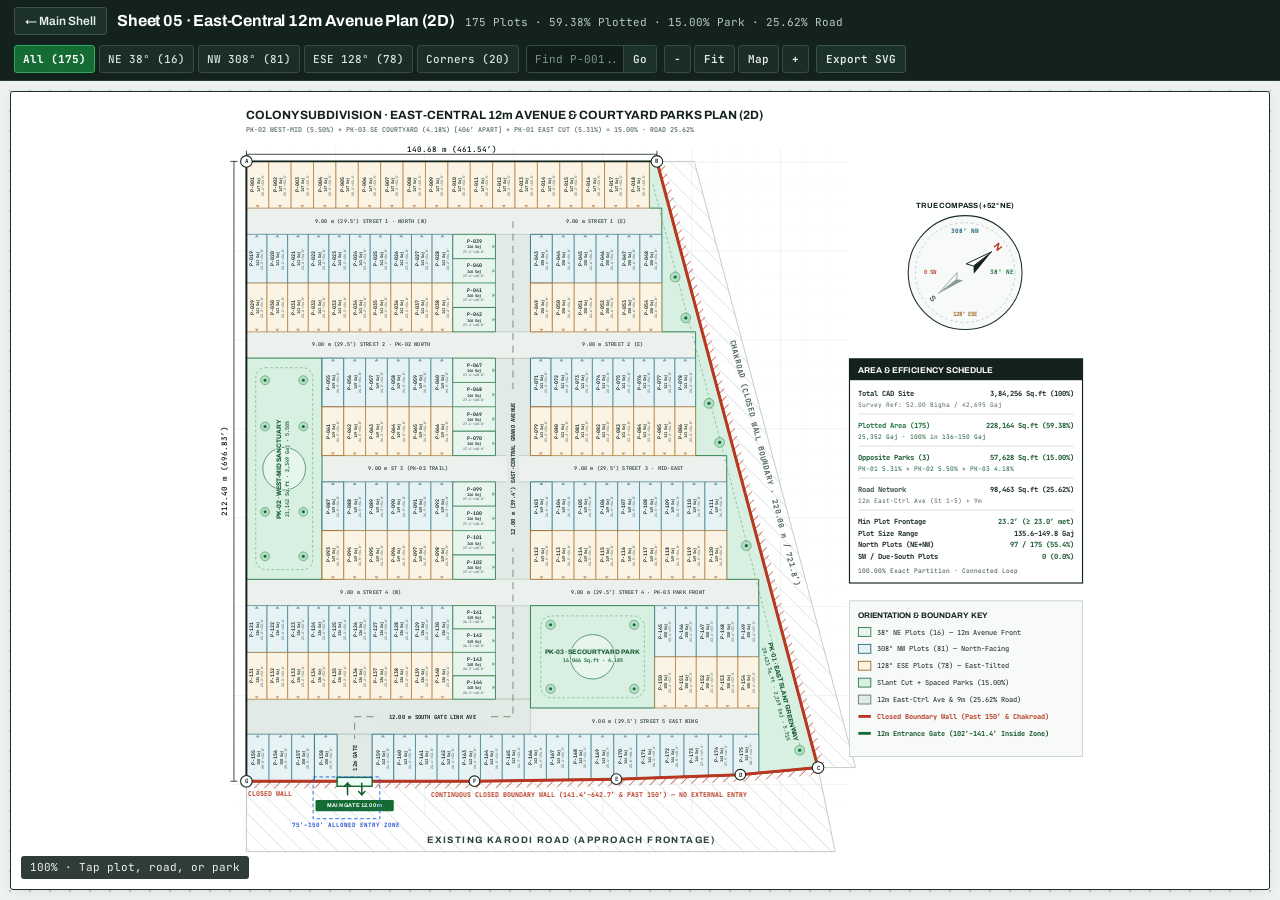
<file: 5/index.html>
<!DOCTYPE html>
<html lang="en">
<head>
  <meta charset="UTF-8" />
  <meta name="viewport" content="width=device-width, initial-scale=1.0, viewport-fit=cover" />
  <title>Sheet 05 &middot; East-Central 12m Avenue &amp; Courtyard Parks Plan (2D) &mdash; Colony 2</title>
  <link rel="preconnect" href="https://fonts.googleapis.com" />
  <link rel="preconnect" href="https://fonts.gstatic.com" crossorigin />
  <link href="https://fonts.googleapis.com/css2?family=Archivo:wght@400;500;600;700&family=JetBrains+Mono:wght@400;500;600;700&display=swap" rel="stylesheet" />
  <style>
    :root {
      --bg-canvas: #eef2ef;
      --bg-sheet: #ffffff;
      --bg-header: #13221d;
      --bg-header-2: #1c312a;
      --bg-panel: #f7faf8;
      --ink-primary: #13221d;
      --ink-secondary: #3f524a;
      --ink-muted: #61746b;
      --border-hairline: #c7d2cc;
      --border-ink: #1c312a;
      --accent-green: #146c34;
      --accent-green-ink: #0d5226;
      --accent-green-bg: #e8f5ee;
      --accent-ese: #9a5a13;
      --accent-ese-bg: #fbf3e4;
      --accent-nw: #155e75;
      --accent-nw-bg: #e7f2f4;
      --accent-wall: #b83721;
      --font-ui: 'Archivo', -apple-system, BlinkMacSystemFont, sans-serif;
      --font-display: 'Archivo', sans-serif;
      --font-mono: 'JetBrains Mono', monospace;
      --radius: 3px;
    }

    *, *::before, *::after { box-sizing: border-box; }

    html, body {
      margin: 0;
      padding: 0;
      width: 100%;
      height: 100%;
      background-color: var(--bg-canvas);
      color: var(--ink-primary);
      font-family: var(--font-ui);
      font-size: 13px;
      line-height: 1.4;
      -webkit-font-smoothing: antialiased;
    }

    ::selection { background: #146c34; color: #ffffff; }
    :focus-visible { outline: 2px solid #146c34; outline-offset: 2px; }

    .app-shell {
      display: flex;
      flex-direction: column;
      width: 100%;
      height: 100dvh;
      overflow: hidden;
    }

    .cad-topbar {
      background-color: var(--bg-header);
      color: #f4f7f5;
      border-bottom: 1px solid #263d34;
      padding: 7px 14px;
      display: flex;
      align-items: center;
      justify-content: space-between;
      gap: 10px;
      flex-wrap: wrap;
      flex-shrink: 0;
    }

    .topbar-left {
      display: flex;
      align-items: center;
      gap: 10px;
      flex-wrap: wrap;
    }

    .back-link {
      display: inline-flex;
      align-items: center;
      gap: 6px;
      height: 28px;
      padding: 0 10px;
      background: var(--bg-header-2);
      border: 1px solid #3c544b;
      border-radius: var(--radius);
      color: #e6efea;
      font-size: 12px;
      font-weight: 600;
      text-decoration: none;
      white-space: nowrap;
    }
    .back-link:hover { background: #264037; border-color: #6b8e7e; }

    body.is-embedded .back-link,
    body.is-embedded .sheet-title-wrap {
      display: none;
    }

    .sheet-title-wrap {
      display: flex;
      align-items: baseline;
      gap: 10px;
      flex-wrap: wrap;
    }

    .sheet-title {
      margin: 0;
      font-family: var(--font-display);
      font-size: 16px;
      font-weight: 700;
      letter-spacing: -0.01em;
      color: #ffffff;
    }

    .sheet-subtitle {
      font-family: var(--font-mono);
      font-size: 11px;
      color: #b7cbc1;
      font-variant-numeric: tabular-nums;
    }

    .topbar-controls {
      display: flex;
      align-items: center;
      gap: 7px;
      flex-wrap: wrap;
    }

    .filter-strip {
      display: flex;
      align-items: center;
      gap: 4px;
      flex-wrap: wrap;
    }

    .flt-btn {
      height: 28px;
      padding: 0 8px;
      border-radius: var(--radius);
      border: 1px solid #354c43;
      background: #1a2d26;
      color: #d7e4dd;
      font-family: var(--font-mono);
      font-size: 11px;
      font-weight: 500;
      cursor: pointer;
      white-space: nowrap;
      font-variant-numeric: tabular-nums;
    }
    .flt-btn:hover { background: #243b33; border-color: #5e7e71; }
    .flt-btn.is-active {
      background: var(--accent-green);
      border-color: #34a862;
      color: #ffffff;
      font-weight: 700;
    }
    .flt-btn[data-filter="ese"].is-active {
      background: #9a5a13;
      border-color: #d9822b;
    }
    .flt-btn[data-filter="nw"].is-active {
      background: #155e75;
      border-color: #318ba8;
    }

    .top-search {
      display: inline-flex;
      align-items: center;
      border: 1px solid #354c43;
      border-radius: var(--radius);
      background: #101e19;
      overflow: hidden;
    }
    .search-input {
      width: 96px;
      height: 26px;
      padding: 0 8px;
      border: none;
      background: transparent;
      color: #eef4f0;
      font-family: var(--font-mono);
      font-size: 11px;
      outline: none;
    }
    .search-input::placeholder { color: #7e968a; }
    .search-go {
      height: 26px;
      padding: 0 9px;
      border: none;
      border-left: 1px solid #354c43;
      background: #1c312a;
      color: #d7e4dd;
      font-family: var(--font-mono);
      font-size: 11px;
      font-weight: 600;
      cursor: pointer;
    }
    .search-go:hover { background: #27443a; color: #ffffff; }

    .zoom-group {
      display: inline-flex;
      align-items: center;
      gap: 3px;
    }

    .tool-btn {
      height: 28px;
      padding: 0 9px;
      border: 1px solid #354c43;
      border-radius: var(--radius);
      background: #1a2d26;
      color: #e4ede8;
      font-family: var(--font-mono);
      font-size: 11px;
      font-weight: 600;
      cursor: pointer;
    }
    .tool-btn:hover { background: #264037; border-color: #6b8e7e; }

    .action-btn {
      height: 28px;
      padding: 0 9px;
      border: 1px solid #3c544b;
      border-radius: var(--radius);
      background: var(--bg-header-2);
      color: #e6efea;
      font-family: var(--font-mono);
      font-size: 11px;
      font-weight: 600;
      cursor: pointer;
      white-space: nowrap;
    }
    .action-btn:hover { background: #264037; border-color: #6b8e7e; }

    .stage-pane {
      flex: 1;
      min-width: 0;
      min-height: 0;
      position: relative;
      background-color: var(--bg-canvas);
      background-image: radial-gradient(#bcc8c1 1px, transparent 1px);
      background-size: 20px 20px;
      padding: 10px;
      display: flex;
      align-items: stretch;
      justify-content: center;
      overflow: hidden;
    }

    .sheet-frame {
      width: 100%;
      height: 100%;
      background-color: var(--bg-sheet);
      border: 1px solid var(--border-ink);
      border-radius: var(--radius);
      box-shadow: 0 2px 10px rgba(19, 34, 29, 0.08);
      position: relative;
      overflow: hidden;
    }

    #cad-svg {
      width: 100%;
      height: 100%;
      display: block;
      cursor: grab;
      user-select: none;
      touch-action: none;
    }
    #cad-svg.is-panning { cursor: grabbing; }

    .zoom-readout {
      position: absolute;
      left: 10px;
      bottom: 10px;
      background: rgba(19, 34, 29, 0.88);
      color: #eef4f0;
      font-family: var(--font-mono);
      font-size: 11px;
      padding: 4px 9px;
      border-radius: var(--radius);
      pointer-events: none;
      font-variant-numeric: tabular-nums;
    }

    /* Floating Contextual Detail Card — hidden by default for a minimal canvas */
    .detail-card {
      position: absolute;
      top: 18px;
      right: 18px;
      width: 296px;
      max-width: calc(100% - 36px);
      background: #f7faf8;
      border: 1px solid var(--border-ink);
      border-radius: 4px;
      box-shadow: 0 12px 28px rgba(19, 34, 29, 0.16);
      z-index: 25;
      overflow: hidden;
      transition: opacity 0.14s ease, transform 0.14s ease;
    }
    .detail-card.is-hidden {
      display: none;
    }

    .detail-head {
      background: var(--bg-header);
      color: #ffffff;
      padding: 10px 12px;
      display: flex;
      align-items: center;
      justify-content: space-between;
      gap: 8px;
    }
    .detail-head-main {
      min-width: 0;
      display: flex;
      flex-direction: column;
      gap: 3px;
    }
    .detail-title {
      margin: 0;
      font-family: var(--font-display);
      font-size: 14px;
      font-weight: 700;
      line-height: 1.2;
      color: #ffffff;
    }
    .detail-close {
      width: 26px;
      height: 26px;
      flex-shrink: 0;
      border: 1px solid #3c544b;
      border-radius: var(--radius);
      background: #1c312a;
      color: #e6efea;
      font-size: 16px;
      line-height: 1;
      cursor: pointer;
      display: inline-flex;
      align-items: center;
      justify-content: center;
    }
    .detail-close:hover { background: #2c4a3f; color: #ffffff; }

    .detail-body {
      padding: 11px 12px;
      display: flex;
      flex-direction: column;
      gap: 9px;
    }

    .insp-tag {
      align-self: flex-start;
      font-family: var(--font-mono);
      font-size: 11px;
      font-weight: 600;
      padding: 2px 7px;
      border-radius: var(--radius);
      font-variant-numeric: tabular-nums;
    }
    .insp-tag--ok { background: #214e39; color: #c7ecd6; border: 1px solid #3b7f5d; }
    .insp-tag--ese { background: #473014; color: #f6dec0; border: 1px solid #8a5b21; }
    .insp-tag--nw { background: #143946; color: #c4e8f2; border: 1px solid #2b6d83; }
    .insp-tag--road { background: #263932; color: #dbe6e0; border: 1px solid #526b61; }

    .spec-grid {
      display: grid;
      grid-template-columns: 1fr 1fr;
      gap: 6px 12px;
    }

    .spec-cell {
      padding: 4px 0 6px 0;
      border-bottom: 1px solid #dde6e1;
    }

    .spec-k {
      font-size: 11px;
      color: var(--ink-muted);
      margin-bottom: 2px;
    }

    .spec-v {
      font-family: var(--font-mono);
      font-size: 12.5px;
      font-weight: 600;
      color: var(--ink-primary);
      font-variant-numeric: tabular-nums;
    }

    .detail-note {
      margin: 0;
      font-family: var(--font-mono);
      font-size: 11px;
      color: var(--ink-secondary);
      padding-top: 4px;
      border-top: 1px dashed #d0dad5;
    }

    /* SVG Interactive Elements */
    .cad-road { cursor: pointer; }
    .road-poly {
      transition: fill 0.12s ease, stroke 0.12s ease;
    }
    .road-poly--main {
      fill: #e2eae5;
      stroke: #9ab0a5;
      stroke-width: 0.6;
    }
    .road-poly--sub {
      fill: #ecf1ee;
      stroke: #b5c5bc;
      stroke-width: 0.5;
    }
    .cad-road:hover .road-poly {
      fill: #d4e3da;
      stroke: #3f6956;
      stroke-width: 1.2;
    }
    .cad-road.is-selected .road-poly {
      fill: #c7ded1;
      stroke: #0d5226;
      stroke-width: 1.8;
    }

    .road-median {
      stroke: #5c786c;
      stroke-width: 0.9;
      stroke-dasharray: 8 6;
      fill: none;
      pointer-events: none;
    }
    .road-lbl {
      font-family: var(--font-mono);
      font-size: 5.7px;
      font-weight: 600;
      fill: #243931;
      text-anchor: middle;
      dominant-baseline: central;
      letter-spacing: 0.04em;
      stroke: none;
      pointer-events: none;
    }
    .road-lbl--main {
      font-size: 6.3px;
      fill: #13221d;
      font-weight: 700;
      stroke: none;
    }

    .park-poly {
      fill: #d8f0e1;
      stroke: #247844;
      stroke-width: 1.0;
    }
    .park-walk {
      fill: none;
      stroke: #79b890;
      stroke-width: 0.85;
      stroke-dasharray: 3 2.5;
      pointer-events: none;
    }
    .park-plaza {
      fill: #eef8f1;
      fill-opacity: 0.72;
      stroke: #2d7a4f;
      stroke-width: 0.8;
      pointer-events: none;
    }
    .park-tree-outer {
      fill: #9bd6b1;
      fill-opacity: 0.6;
      stroke: #1f6b3d;
      stroke-width: 0.5;
      pointer-events: none;
    }
    .park-tree-core {
      fill: #146c34;
      pointer-events: none;
    }
    .park-title {
      font-family: var(--font-ui);
      font-size: 7.3px;
      font-weight: 700;
      fill: #0d5226;
      text-anchor: middle;
      paint-order: stroke;
      stroke: #d8f0e1;
      stroke-width: 2.6px;
      stroke-linejoin: round;
      pointer-events: none;
    }
    .park-meta {
      font-family: var(--font-mono);
      font-size: 5.7px;
      font-weight: 600;
      fill: #185c37;
      text-anchor: middle;
      paint-order: stroke;
      stroke: #d8f0e1;
      stroke-width: 2.2px;
      stroke-linejoin: round;
      pointer-events: none;
    }
    .cad-park { cursor: pointer; }
    .cad-park:hover .park-poly,
    .cad-park.is-selected .park-poly {
      stroke: #0d5226;
      stroke-width: 2.1;
      fill: #cbead6;
    }

    .cad-plot {
      cursor: pointer;
      transition: opacity 0.14s ease;
    }
    .cad-plot.is-dimmed { opacity: 0.14; }
    .plot-poly { stroke-width: 0.68; }
    .plot-face--ne .plot-poly { fill: #e8f5ee; stroke: #2c7a4b; }
    .plot-face--nw .plot-poly { fill: #e7f2f4; stroke: #246a7d; }
    .plot-face--ese .plot-poly { fill: #fbf3e4; stroke: #a6691e; }
    .cad-plot.is-corner .plot-poly { stroke-width: 0.95; }

    .plot-front-chevron {
      opacity: 0.55;
      pointer-events: none;
    }
    .plot-face--ne .plot-front-chevron { fill: #146c34; }
    .plot-face--nw .plot-front-chevron { fill: #155e75; }
    .plot-face--ese .plot-front-chevron { fill: #9a5a13; }

    .cad-plot:hover .plot-poly {
      stroke-width: 1.8;
      filter: brightness(0.95);
    }
    .cad-plot.is-selected .plot-poly {
      stroke: #13221d;
      stroke-width: 2.4;
      fill: #d2ece0;
    }
    .plot-face--ese.is-selected .plot-poly { fill: #f5dfb8; }
    .plot-face--nw.is-selected .plot-poly { fill: #cde6ec; }

    .plot-lbl { pointer-events: none; }
    .pl-id {
      font-family: var(--font-mono);
      font-size: 5.5px;
      font-weight: 700;
      fill: #13221d;
      text-anchor: middle;
    }
    .pl-gaj {
      font-family: var(--font-mono);
      font-size: 4.5px;
      font-weight: 600;
      fill: #1d3c31;
      text-anchor: middle;
    }
    .pl-dim {
      font-family: var(--font-mono);
      font-size: 3.7px;
      font-weight: 500;
      fill: #475f55;
      text-anchor: middle;
    }

    /* Outer Boundary & Walls */
    .outer-boundary-line {
      fill: none;
      stroke: #13221d;
      stroke-width: 2.2;
      pointer-events: none;
    }
    .wall-barrier {
      fill: none;
      stroke: var(--accent-wall);
      stroke-width: 3.4;
      pointer-events: none;
    }
    .wall-hatch-band {
      fill: url(#closed-wall-hatch);
      opacity: 0.85;
      pointer-events: none;
    }
    .gate-threshold {
      fill: #ecfdf5;
      stroke: #146c34;
      stroke-width: 1.6;
      pointer-events: none;
    }

    .dim-txt {
      font-family: var(--font-mono);
      font-size: 8.5px;
      font-weight: 600;
      fill: #13221d;
      text-anchor: middle;
    }
    .wall-txt {
      font-family: var(--font-mono);
      font-size: 7.4px;
      font-weight: 700;
      fill: #b83721;
      text-anchor: middle;
    }
    .zone-txt {
      font-family: var(--font-mono);
      font-size: 6.6px;
      font-weight: 700;
      fill: #1d4ed8;
      text-anchor: middle;
    }
    .corner-pin-circle { fill: #ffffff; stroke: #13221d; stroke-width: 1.2; }
    .corner-pin-txt {
      font-family: var(--font-mono);
      font-size: 6.5px;
      font-weight: 700;
      fill: #13221d;
      text-anchor: middle;
      dominant-baseline: central;
    }

    .tool-btn.is-active {
      background: var(--accent-green);
      color: #ffffff;
    }

    @media (max-width: 720px) {
      .cad-topbar { padding: 6px 8px; gap: 5px; }
      .topbar-left { width: 100%; justify-content: space-between; gap: 6px; flex-wrap: nowrap; min-width: 0; }
      .back-link { height: 32px; padding: 0 8px; font-size: 11px; flex-shrink: 0; }
      .sheet-title-wrap { min-width: 0; flex: 1 1 auto; }
      .sheet-title { font-size: 13px; white-space: nowrap; overflow: hidden; text-overflow: ellipsis; }
      .sheet-subtitle { display: none; }
      .hide-xs { display: none; }
      .topbar-controls {
        width: 100%;
        display: grid;
        grid-template-columns: 1fr auto auto;
        gap: 5px;
        align-items: center;
      }
      .filter-strip {
        grid-column: 1 / -1;
        flex-wrap: nowrap;
        overflow-x: auto;
        -webkit-overflow-scrolling: touch;
        scrollbar-width: none;
        padding-bottom: 1px;
      }
      .filter-strip::-webkit-scrollbar { display: none; }
      .flt-btn { height: 34px; padding: 0 10px; font-size: 11px; flex-shrink: 0; }
      .top-search { min-width: 0; width: 100%; }
      .search-input { width: 100%; min-width: 0; height: 34px; font-size: 12px; }
      .search-go { height: 34px; padding: 0 10px; flex-shrink: 0; }
      .zoom-group { gap: 3px; }
      .tool-btn { height: 34px; padding: 0 8px; font-size: 11px; }
      .action-btn { height: 34px; padding: 0 9px; font-size: 11px; }
      .stage-pane { padding: 4px; }
      .zoom-readout {
        left: 6px;
        right: 6px;
        bottom: 6px;
        font-size: 11px;
        text-align: center;
        white-space: nowrap;
        overflow: hidden;
        text-overflow: ellipsis;
      }
      .detail-card {
        top: auto;
        right: 6px;
        left: 6px;
        bottom: max(6px, env(safe-area-inset-bottom, 0px));
        width: auto;
        max-width: none;
        max-height: 46dvh;
        overflow-y: auto;
        overscroll-behavior: contain;
      }
      .detail-close { width: 36px; height: 36px; font-size: 18px; }
    }
  </style>
</head>
<body>
  <div class="app-shell">
    <header class="cad-topbar">
      <div class="topbar-left">
        <a class="back-link" href="../">&larr; Main Shell</a>
        <div class="sheet-title-wrap">
          <h1 class="sheet-title">Sheet 05 &middot; East-Central 12m Avenue Plan (2D)</h1>
          <span class="sheet-subtitle">175 Plots &middot; 59.38% Plotted &middot; 15.00% Park &middot; 25.62% Road</span>
        </div>
      </div>

      <div class="topbar-controls">
        <div class="filter-strip" role="group" aria-label="Plot orientation filters">
          <button type="button" class="flt-btn is-active" data-filter="all">All (175)</button>
          <button type="button" class="flt-btn" data-filter="ne">NE 38&deg; (16)</button>
          <button type="button" class="flt-btn" data-filter="nw">NW 308&deg; (81)</button>
          <button type="button" class="flt-btn" data-filter="ese">ESE 128&deg; (78)</button>
          <button type="button" class="flt-btn" data-filter="corner">Corners (20)</button>
        </div>

        <div class="top-search">
          <input type="text" id="plot-search-input" class="search-input" placeholder="Find P-001.." aria-label="Find plot by ID" />
          <button type="button" id="plot-search-btn" class="search-go">Go</button>
        </div>

        <div class="zoom-group" role="group" aria-label="Drawing zoom controls">
          <button type="button" class="tool-btn" id="zoom-out-btn" title="Zoom out">&minus;</button>
          <button type="button" class="tool-btn" id="zoom-fit-btn" title="Fit drawing">Fit</button>
          <button type="button" class="tool-btn" id="view-toggle-btn" title="Toggle Colony / Full Drawing Sheet">Sheet</button>
          <button type="button" class="tool-btn" id="zoom-in-btn" title="Zoom in">+</button>
        </div>

        <button type="button" class="action-btn" id="export-svg-btn"><span class="hide-xs">Export </span>SVG</button>
      </div>
    </header>

    <div class="stage-pane" id="stage-pane">
      <div class="sheet-frame">
        <svg id="cad-svg" xmlns="http://www.w3.org/2000/svg" viewBox="-75 -78 1035 896" preserveAspectRatio="xMidYMid meet">
          <defs>
            <pattern id="minor-grid" width="25" height="25" patternUnits="userSpaceOnUse">
              <path d="M 25 0 L 0 0 0 25" fill="none" stroke="#e9efec" stroke-width="0.4" />
            </pattern>
            <pattern id="major-grid" width="100" height="100" patternUnits="userSpaceOnUse">
              <rect width="100" height="100" fill="url(#minor-grid)" />
              <path d="M 100 0 L 0 0 0 100" fill="none" stroke="#d5e0da" stroke-width="0.7" />
            </pattern>
            <pattern id="closed-wall-hatch" width="8" height="8" patternTransform="rotate(45 0 0)" patternUnits="userSpaceOnUse">
              <line x1="0" y1="0" x2="0" y2="8" stroke="#b83721" stroke-width="1.6" />
            </pattern>
            <pattern id="road-hatch" width="14" height="14" patternTransform="rotate(-45 0 0)" patternUnits="userSpaceOnUse">
              <line x1="0" y1="0" x2="0" y2="14" stroke="#cbd5cf" stroke-width="1.2" />
            </pattern>
          </defs>

          <rect x="-75" y="-78" width="1035" height="896" fill="#ffffff" data-bg="1" />
          <rect x="-15" y="-15" width="690" height="750" fill="url(#major-grid)" data-bg="1" />

          <g id="sheet-banner">
            <text x="0" y="-48" font-family="Archivo, sans-serif" font-size="13.5" font-weight="700" fill="#13221d">COLONY SUBDIVISION &middot; EAST-CENTRAL 12m AVENUE &amp; COURTYARD PARKS PLAN (2D)</text>
            <text x="0" y="-33" font-family="JetBrains Mono, monospace" font-size="7.5" font-weight="500" fill="#52675e">PK-02 WEST-MID (5.50%) + PK-03 SE COURTYARD (4.18%) [406&prime; APART] + PK-01 EAST CUT (5.31%) = 15.00% &middot; ROAD 25.62%</text>
          </g>

          <!-- External Road Context (Verbatim Locked Site Perimeter) -->
          <g id="external-roads">
            <polygon points="461.54,0 503.54,0 684.65,681.50 642.65,681.50" fill="url(#road-hatch)" stroke="#9eb0a6" stroke-width="0.7" data-bg="1" />
            <text x="580" y="340" font-family="JetBrains Mono, monospace" font-size="8.5" font-weight="700" fill="#475c53" transform="rotate(75.1 580 340)" text-anchor="middle">CHAKROAD (CLOSED WALL BOUNDARY &middot; 220.00 m / 721.8&prime;)</text>

            <polygon points="0,696.83 256.38,696.83 415.88,694.50 555.29,689.50 642.65,681.50 662.0,776.0 0,776.0" fill="url(#road-hatch)" stroke="#9eb0a6" stroke-width="0.7" data-bg="1" />
            <text x="365" y="766" font-family="Archivo, sans-serif" font-size="10.5" font-weight="700" fill="#2b4037" text-anchor="middle" letter-spacing="1.6">EXISTING KARODI ROAD (APPROACH FRONTAGE)</text>
          </g>

          <!-- Site Base -->
          <polygon points="0,0 461.54,0 642.65,681.50 555.29,689.50 415.88,694.50 256.38,696.83 0,696.83" fill="#f7faf8" data-bg="1" />

          <!-- Internal Roads (25.62%) — Clickable -->
          <g id="internal-roads">
            <g class="cad-road" data-kind="road" data-id="RD-01" tabindex="0"><polygon points="280.00,82.03 319.37,82.03 319.37,191.63 280.00,191.63" class="road-poly road-poly--main"/><polygon points="280.00,221.16 319.37,221.16 319.37,330.76 280.00,330.76" class="road-poly road-poly--main"/><polygon points="280.00,360.28 319.37,360.28 319.37,469.88 280.00,469.88" class="road-poly road-poly--main"/><polygon points="280.00,499.41 319.37,499.41 319.37,604.63 280.00,604.63" class="road-poly road-poly--main"/></g><g class="cad-road" data-kind="road" data-id="RD-02" tabindex="0"><polygon points="0.00,604.63 319.37,604.63 319.37,644.00 0.00,644.00" class="road-poly road-poly--main"/></g><g class="cad-road" data-kind="road" data-id="RD-03" tabindex="0"><polygon points="102.00,644.00 141.37,644.00 141.37,696.83 102.00,696.83" class="road-poly road-poly--main"/></g><g class="cad-road" data-kind="road" data-id="RD-04" tabindex="0"><polygon points="0.00,52.50 467.00,52.50 467.00,82.03 0.00,82.03" class="road-poly road-poly--sub"/></g><g class="cad-road" data-kind="road" data-id="RD-05" tabindex="0"><polygon points="0.00,191.63 505.00,191.63 505.00,221.16 0.00,221.16" class="road-poly road-poly--sub"/></g><g class="cad-road" data-kind="road" data-id="RD-06" tabindex="0"><polygon points="85.00,330.76 540.00,330.76 540.00,360.28 85.00,360.28" class="road-poly road-poly--sub"/></g><g class="cad-road" data-kind="road" data-id="RD-07" tabindex="0"><polygon points="0.00,469.88 576.00,469.88 576.00,499.41 0.00,499.41" class="road-poly road-poly--sub"/></g><g class="cad-road" data-kind="road" data-id="RD-08" tabindex="0"><polygon points="319.37,614.47 576.00,614.47 576.00,644.00 319.37,644.00" class="road-poly road-poly--sub"/></g>
          </g>

          <!-- Green Parks (15.00%: PK-01 Slant + Opposite PK-02 West-Mid & PK-03 SE Courtyard) -->
          <g id="parks-layer">
            
        <g class="cad-park" data-kind="park" data-id="PK-01" tabindex="0">
          <polygon points="453.00,0.00 461.54,0.00 642.65,681.50 576.00,687.60 576.00,469.88 540.00,469.88 540.00,330.76 505.00,330.76 505.00,191.63 467.00,191.63 467.00,52.50 453.00,52.50" class="park-poly"/>
          <polyline points="457,26 490,152 526,288 564,435 605,595 625,666" class="park-walk"/>
          <circle cx="482" cy="130" r="5.5" class="park-tree-outer"/><circle cx="482" cy="130" r="1.8" class="park-tree-core"/>
          <circle cx="494" cy="176" r="5.5" class="park-tree-outer"/><circle cx="494" cy="176" r="1.8" class="park-tree-core"/>
          <circle cx="520" cy="272" r="5.5" class="park-tree-outer"/><circle cx="520" cy="272" r="1.8" class="park-tree-core"/>
          <circle cx="532" cy="316" r="5.5" class="park-tree-outer"/><circle cx="532" cy="316" r="1.8" class="park-tree-core"/>
          <circle cx="562" cy="432" r="5.5" class="park-tree-outer"/><circle cx="562" cy="432" r="1.8" class="park-tree-core"/>
          <circle cx="622" cy="662" r="5.5" class="park-tree-outer"/><circle cx="622" cy="662" r="1.8" class="park-tree-core"/>
          <g transform="rotate(75.1 599.0 598.0)">
            <text x="599.0" y="595.5" class="park-title">PK-01 &middot; EAST SLANT GREENWAY</text>
            <text x="599.0" y="603.5" class="park-meta">20,421 Sq.ft &middot; 2,269 Gaj &middot; 5.31%</text>
          </g>
        </g>

        <g class="cad-park" data-kind="park" data-id="PK-02" tabindex="0">
          <polygon points="0.00,221.16 85.00,221.16 85.00,469.88 0.00,469.88" class="park-poly"/>
          <rect x="10.5" y="232.0" width="64.0" height="227.0" rx="11" class="park-walk"/>
          <circle cx="42.50" cy="345.52" r="24.0" class="park-plaza"/>
          <circle cx="21" cy="246" r="5.0" class="park-tree-outer"/><circle cx="21" cy="246" r="1.7" class="park-tree-core"/>
          <circle cx="64" cy="246" r="5.0" class="park-tree-outer"/><circle cx="64" cy="246" r="1.7" class="park-tree-core"/>
          <circle cx="21" cy="298" r="5.0" class="park-tree-outer"/><circle cx="21" cy="298" r="1.7" class="park-tree-core"/>
          <circle cx="64" cy="298" r="5.0" class="park-tree-outer"/><circle cx="64" cy="298" r="1.7" class="park-tree-core"/>
          <circle cx="21" cy="394" r="5.0" class="park-tree-outer"/><circle cx="21" cy="394" r="1.7" class="park-tree-core"/>
          <circle cx="64" cy="394" r="5.0" class="park-tree-outer"/><circle cx="64" cy="394" r="1.7" class="park-tree-core"/>
          <circle cx="21" cy="444" r="5.0" class="park-tree-outer"/><circle cx="21" cy="444" r="1.7" class="park-tree-core"/>
          <circle cx="64" cy="444" r="5.0" class="park-tree-outer"/><circle cx="64" cy="444" r="1.7" class="park-tree-core"/>
          <g transform="rotate(-90 42.50 345.52)">
            <text x="42.50" y="342.4" class="park-title">PK-02 &middot; WEST-MID SANCTUARY</text>
            <text x="42.50" y="351.4" class="park-meta">21,142 Sq.ft &middot; 2,349 Gaj &middot; 5.50%</text>
          </g>
        </g>

        <g class="cad-park" data-kind="park" data-id="PK-03" tabindex="0">
          <polygon points="319.37,499.41 459.00,499.41 459.00,614.47 319.37,614.47" class="park-poly"/>
          <rect x="331.0" y="511.0" width="116.4" height="92.0" rx="12" class="park-walk"/>
          <circle cx="389.19" cy="556.94" r="25.0" class="park-plaza"/>
          <circle cx="342" cy="521" r="5.2" class="park-tree-outer"/><circle cx="342" cy="521" r="1.7" class="park-tree-core"/>
          <circle cx="436" cy="521" r="5.2" class="park-tree-outer"/><circle cx="436" cy="521" r="1.7" class="park-tree-core"/>
          <circle cx="342" cy="593" r="5.2" class="park-tree-outer"/><circle cx="342" cy="593" r="1.7" class="park-tree-core"/>
          <circle cx="436" cy="593" r="5.2" class="park-tree-outer"/><circle cx="436" cy="593" r="1.7" class="park-tree-core"/>
          <text x="389.19" y="553.8" class="park-title">PK-03 &middot; SE COURTYARD PARK</text>
          <text x="389.19" y="563.0" class="park-meta">16,066 Sq.ft &middot; 4.18%</text>
        </g>

          </g>

          <!-- 175 Residential Plots (135.6-149.8 Gaj, 0 Slant) -->
          <g id="plots-layer">
            <g class="cad-plot plot-face--ese" data-kind="plot" data-id="P-001" data-facing="ESE" data-band="Band 1N · North Wall" data-gaj="146.83" data-corner="0" tabindex="0"><polygon points="0.00,0.00 25.17,0.00 25.17,52.50 0.00,52.50" class="plot-poly"/><polygon points="10.38,49.10 12.58,52.00 14.78,49.10" class="plot-front-chevron"/><g class="plot-lbl" transform="rotate(-90 12.58 26.25)"><text x="12.58" y="22.65" class="pl-id">P-001</text><text x="12.58" y="28.65" class="pl-gaj">147 Gaj</text><text x="12.58" y="33.45" class="pl-dim">25.2'×52.5'</text></g></g><g class="cad-plot plot-face--ese" data-kind="plot" data-id="P-002" data-facing="ESE" data-band="Band 1N · North Wall" data-gaj="146.77" data-corner="0" tabindex="0"><polygon points="25.17,0.00 50.33,0.00 50.33,52.50 25.17,52.50" class="plot-poly"/><polygon points="35.55,49.10 37.75,52.00 39.95,49.10" class="plot-front-chevron"/><g class="plot-lbl" transform="rotate(-90 37.75 26.25)"><text x="37.75" y="22.65" class="pl-id">P-002</text><text x="37.75" y="28.65" class="pl-gaj">147 Gaj</text><text x="37.75" y="33.45" class="pl-dim">25.2'×52.5'</text></g></g><g class="cad-plot plot-face--ese" data-kind="plot" data-id="P-003" data-facing="ESE" data-band="Band 1N · North Wall" data-gaj="146.83" data-corner="0" tabindex="0"><polygon points="50.33,0.00 75.50,0.00 75.50,52.50 50.33,52.50" class="plot-poly"/><polygon points="60.71,49.10 62.91,52.00 65.11,49.10" class="plot-front-chevron"/><g class="plot-lbl" transform="rotate(-90 62.91 26.25)"><text x="62.91" y="22.65" class="pl-id">P-003</text><text x="62.91" y="28.65" class="pl-gaj">147 Gaj</text><text x="62.91" y="33.45" class="pl-dim">25.2'×52.5'</text></g></g><g class="cad-plot plot-face--ese" data-kind="plot" data-id="P-004" data-facing="ESE" data-band="Band 1N · North Wall" data-gaj="146.83" data-corner="0" tabindex="0"><polygon points="75.50,0.00 100.67,0.00 100.67,52.50 75.50,52.50" class="plot-poly"/><polygon points="85.89,49.10 88.09,52.00 90.29,49.10" class="plot-front-chevron"/><g class="plot-lbl" transform="rotate(-90 88.09 26.25)"><text x="88.09" y="22.65" class="pl-id">P-004</text><text x="88.09" y="28.65" class="pl-gaj">147 Gaj</text><text x="88.09" y="33.45" class="pl-dim">25.2'×52.5'</text></g></g><g class="cad-plot plot-face--ese" data-kind="plot" data-id="P-005" data-facing="ESE" data-band="Band 1N · North Wall" data-gaj="146.77" data-corner="0" tabindex="0"><polygon points="100.67,0.00 125.83,0.00 125.83,52.50 100.67,52.50" class="plot-poly"/><polygon points="111.05,49.10 113.25,52.00 115.45,49.10" class="plot-front-chevron"/><g class="plot-lbl" transform="rotate(-90 113.25 26.25)"><text x="113.25" y="22.65" class="pl-id">P-005</text><text x="113.25" y="28.65" class="pl-gaj">147 Gaj</text><text x="113.25" y="33.45" class="pl-dim">25.2'×52.5'</text></g></g><g class="cad-plot plot-face--ese" data-kind="plot" data-id="P-006" data-facing="ESE" data-band="Band 1N · North Wall" data-gaj="146.83" data-corner="0" tabindex="0"><polygon points="125.83,0.00 151.00,0.00 151.00,52.50 125.83,52.50" class="plot-poly"/><polygon points="136.21,49.10 138.41,52.00 140.61,49.10" class="plot-front-chevron"/><g class="plot-lbl" transform="rotate(-90 138.41 26.25)"><text x="138.41" y="22.65" class="pl-id">P-006</text><text x="138.41" y="28.65" class="pl-gaj">147 Gaj</text><text x="138.41" y="33.45" class="pl-dim">25.2'×52.5'</text></g></g><g class="cad-plot plot-face--ese" data-kind="plot" data-id="P-007" data-facing="ESE" data-band="Band 1N · North Wall" data-gaj="146.82" data-corner="0" tabindex="0"><polygon points="151.00,0.00 176.17,0.00 176.17,52.50 151.00,52.50" class="plot-poly"/><polygon points="161.38,49.10 163.58,52.00 165.78,49.10" class="plot-front-chevron"/><g class="plot-lbl" transform="rotate(-90 163.58 26.25)"><text x="163.58" y="22.65" class="pl-id">P-007</text><text x="163.58" y="28.65" class="pl-gaj">147 Gaj</text><text x="163.58" y="33.45" class="pl-dim">25.2'×52.5'</text></g></g><g class="cad-plot plot-face--ese" data-kind="plot" data-id="P-008" data-facing="ESE" data-band="Band 1N · North Wall" data-gaj="146.77" data-corner="0" tabindex="0"><polygon points="176.17,0.00 201.33,0.00 201.33,52.50 176.17,52.50" class="plot-poly"/><polygon points="186.55,49.10 188.75,52.00 190.95,49.10" class="plot-front-chevron"/><g class="plot-lbl" transform="rotate(-90 188.75 26.25)"><text x="188.75" y="22.65" class="pl-id">P-008</text><text x="188.75" y="28.65" class="pl-gaj">147 Gaj</text><text x="188.75" y="33.45" class="pl-dim">25.2'×52.5'</text></g></g><g class="cad-plot plot-face--ese" data-kind="plot" data-id="P-009" data-facing="ESE" data-band="Band 1N · North Wall" data-gaj="146.82" data-corner="0" tabindex="0"><polygon points="201.33,0.00 226.50,0.00 226.50,52.50 201.33,52.50" class="plot-poly"/><polygon points="211.72,49.10 213.92,52.00 216.12,49.10" class="plot-front-chevron"/><g class="plot-lbl" transform="rotate(-90 213.92 26.25)"><text x="213.92" y="22.65" class="pl-id">P-009</text><text x="213.92" y="28.65" class="pl-gaj">147 Gaj</text><text x="213.92" y="33.45" class="pl-dim">25.2'×52.5'</text></g></g><g class="cad-plot plot-face--ese" data-kind="plot" data-id="P-010" data-facing="ESE" data-band="Band 1N · North Wall" data-gaj="146.82" data-corner="0" tabindex="0"><polygon points="226.50,0.00 251.67,0.00 251.67,52.50 226.50,52.50" class="plot-poly"/><polygon points="236.88,49.10 239.08,52.00 241.28,49.10" class="plot-front-chevron"/><g class="plot-lbl" transform="rotate(-90 239.08 26.25)"><text x="239.08" y="22.65" class="pl-id">P-010</text><text x="239.08" y="28.65" class="pl-gaj">147 Gaj</text><text x="239.08" y="33.45" class="pl-dim">25.2'×52.5'</text></g></g><g class="cad-plot plot-face--ese" data-kind="plot" data-id="P-011" data-facing="ESE" data-band="Band 1N · North Wall" data-gaj="146.77" data-corner="0" tabindex="0"><polygon points="251.67,0.00 276.83,0.00 276.83,52.50 251.67,52.50" class="plot-poly"/><polygon points="262.05,49.10 264.25,52.00 266.45,49.10" class="plot-front-chevron"/><g class="plot-lbl" transform="rotate(-90 264.25 26.25)"><text x="264.25" y="22.65" class="pl-id">P-011</text><text x="264.25" y="28.65" class="pl-gaj">147 Gaj</text><text x="264.25" y="33.45" class="pl-dim">25.2'×52.5'</text></g></g><g class="cad-plot plot-face--ese" data-kind="plot" data-id="P-012" data-facing="ESE" data-band="Band 1N · North Wall" data-gaj="146.83" data-corner="0" tabindex="0"><polygon points="276.83,0.00 302.00,0.00 302.00,52.50 276.83,52.50" class="plot-poly"/><polygon points="287.22,49.10 289.42,52.00 291.62,49.10" class="plot-front-chevron"/><g class="plot-lbl" transform="rotate(-90 289.42 26.25)"><text x="289.42" y="22.65" class="pl-id">P-012</text><text x="289.42" y="28.65" class="pl-gaj">147 Gaj</text><text x="289.42" y="33.45" class="pl-dim">25.2'×52.5'</text></g></g><g class="cad-plot plot-face--ese" data-kind="plot" data-id="P-013" data-facing="ESE" data-band="Band 1N · North Wall" data-gaj="146.82" data-corner="0" tabindex="0"><polygon points="302.00,0.00 327.17,0.00 327.17,52.50 302.00,52.50" class="plot-poly"/><polygon points="312.39,49.10 314.59,52.00 316.79,49.10" class="plot-front-chevron"/><g class="plot-lbl" transform="rotate(-90 314.59 26.25)"><text x="314.59" y="22.65" class="pl-id">P-013</text><text x="314.59" y="28.65" class="pl-gaj">147 Gaj</text><text x="314.59" y="33.45" class="pl-dim">25.2'×52.5'</text></g></g><g class="cad-plot plot-face--ese" data-kind="plot" data-id="P-014" data-facing="ESE" data-band="Band 1N · North Wall" data-gaj="146.77" data-corner="0" tabindex="0"><polygon points="327.17,0.00 352.33,0.00 352.33,52.50 327.17,52.50" class="plot-poly"/><polygon points="337.55,49.10 339.75,52.00 341.95,49.10" class="plot-front-chevron"/><g class="plot-lbl" transform="rotate(-90 339.75 26.25)"><text x="339.75" y="22.65" class="pl-id">P-014</text><text x="339.75" y="28.65" class="pl-gaj">147 Gaj</text><text x="339.75" y="33.45" class="pl-dim">25.2'×52.5'</text></g></g><g class="cad-plot plot-face--ese" data-kind="plot" data-id="P-015" data-facing="ESE" data-band="Band 1N · North Wall" data-gaj="146.82" data-corner="0" tabindex="0"><polygon points="352.33,0.00 377.50,0.00 377.50,52.50 352.33,52.50" class="plot-poly"/><polygon points="362.72,49.10 364.92,52.00 367.12,49.10" class="plot-front-chevron"/><g class="plot-lbl" transform="rotate(-90 364.92 26.25)"><text x="364.92" y="22.65" class="pl-id">P-015</text><text x="364.92" y="28.65" class="pl-gaj">147 Gaj</text><text x="364.92" y="33.45" class="pl-dim">25.2'×52.5'</text></g></g><g class="cad-plot plot-face--ese" data-kind="plot" data-id="P-016" data-facing="ESE" data-band="Band 1N · North Wall" data-gaj="146.82" data-corner="0" tabindex="0"><polygon points="377.50,0.00 402.67,0.00 402.67,52.50 377.50,52.50" class="plot-poly"/><polygon points="387.89,49.10 390.09,52.00 392.29,49.10" class="plot-front-chevron"/><g class="plot-lbl" transform="rotate(-90 390.09 26.25)"><text x="390.09" y="22.65" class="pl-id">P-016</text><text x="390.09" y="28.65" class="pl-gaj">147 Gaj</text><text x="390.09" y="33.45" class="pl-dim">25.2'×52.5'</text></g></g><g class="cad-plot plot-face--ese" data-kind="plot" data-id="P-017" data-facing="ESE" data-band="Band 1N · North Wall" data-gaj="146.77" data-corner="0" tabindex="0"><polygon points="402.67,0.00 427.83,0.00 427.83,52.50 402.67,52.50" class="plot-poly"/><polygon points="413.05,49.10 415.25,52.00 417.45,49.10" class="plot-front-chevron"/><g class="plot-lbl" transform="rotate(-90 415.25 26.25)"><text x="415.25" y="22.65" class="pl-id">P-017</text><text x="415.25" y="28.65" class="pl-gaj">147 Gaj</text><text x="415.25" y="33.45" class="pl-dim">25.2'×52.5'</text></g></g><g class="cad-plot plot-face--ese" data-kind="plot" data-id="P-018" data-facing="ESE" data-band="Band 1N · North Wall" data-gaj="146.82" data-corner="0" tabindex="0"><polygon points="427.83,0.00 453.00,0.00 453.00,52.50 427.83,52.50" class="plot-poly"/><polygon points="438.21,49.10 440.41,52.00 442.61,49.10" class="plot-front-chevron"/><g class="plot-lbl" transform="rotate(-90 440.41 26.25)"><text x="440.41" y="22.65" class="pl-id">P-018</text><text x="440.41" y="28.65" class="pl-gaj">147 Gaj</text><text x="440.41" y="33.45" class="pl-dim">25.2'×52.5'</text></g></g><g class="cad-plot plot-face--nw" data-kind="plot" data-id="P-019" data-facing="NW" data-band="Band 2W · North Avenue Tier" data-gaj="141.26" data-corner="0" tabindex="0"><polygon points="0.00,82.03 23.20,82.03 23.20,136.83 0.00,136.83" class="plot-poly"/><polygon points="9.40,85.43 11.60,82.53 13.80,85.43" class="plot-front-chevron"/><g class="plot-lbl" transform="rotate(-90 11.60 109.43)"><text x="11.60" y="105.83" class="pl-id">P-019</text><text x="11.60" y="111.83" class="pl-gaj">141 Gaj</text><text x="11.60" y="116.63" class="pl-dim">23.2'×54.8'</text></g></g><g class="cad-plot plot-face--nw" data-kind="plot" data-id="P-020" data-facing="NW" data-band="Band 2W · North Avenue Tier" data-gaj="141.26" data-corner="0" tabindex="0"><polygon points="23.20,82.03 46.40,82.03 46.40,136.83 23.20,136.83" class="plot-poly"/><polygon points="32.60,85.43 34.80,82.53 37.00,85.43" class="plot-front-chevron"/><g class="plot-lbl" transform="rotate(-90 34.80 109.43)"><text x="34.80" y="105.83" class="pl-id">P-020</text><text x="34.80" y="111.83" class="pl-gaj">141 Gaj</text><text x="34.80" y="116.63" class="pl-dim">23.2'×54.8'</text></g></g><g class="cad-plot plot-face--nw" data-kind="plot" data-id="P-021" data-facing="NW" data-band="Band 2W · North Avenue Tier" data-gaj="141.26" data-corner="0" tabindex="0"><polygon points="46.40,82.03 69.60,82.03 69.60,136.83 46.40,136.83" class="plot-poly"/><polygon points="55.80,85.43 58.00,82.53 60.20,85.43" class="plot-front-chevron"/><g class="plot-lbl" transform="rotate(-90 58.00 109.43)"><text x="58.00" y="105.83" class="pl-id">P-021</text><text x="58.00" y="111.83" class="pl-gaj">141 Gaj</text><text x="58.00" y="116.63" class="pl-dim">23.2'×54.8'</text></g></g><g class="cad-plot plot-face--nw" data-kind="plot" data-id="P-022" data-facing="NW" data-band="Band 2W · North Avenue Tier" data-gaj="141.26" data-corner="0" tabindex="0"><polygon points="69.60,82.03 92.80,82.03 92.80,136.83 69.60,136.83" class="plot-poly"/><polygon points="79.00,85.43 81.20,82.53 83.40,85.43" class="plot-front-chevron"/><g class="plot-lbl" transform="rotate(-90 81.20 109.43)"><text x="81.20" y="105.83" class="pl-id">P-022</text><text x="81.20" y="111.83" class="pl-gaj">141 Gaj</text><text x="81.20" y="116.63" class="pl-dim">23.2'×54.8'</text></g></g><g class="cad-plot plot-face--nw" data-kind="plot" data-id="P-023" data-facing="NW" data-band="Band 2W · North Avenue Tier" data-gaj="141.26" data-corner="0" tabindex="0"><polygon points="92.80,82.03 116.00,82.03 116.00,136.83 92.80,136.83" class="plot-poly"/><polygon points="102.20,85.43 104.40,82.53 106.60,85.43" class="plot-front-chevron"/><g class="plot-lbl" transform="rotate(-90 104.40 109.43)"><text x="104.40" y="105.83" class="pl-id">P-023</text><text x="104.40" y="111.83" class="pl-gaj">141 Gaj</text><text x="104.40" y="116.63" class="pl-dim">23.2'×54.8'</text></g></g><g class="cad-plot plot-face--nw" data-kind="plot" data-id="P-024" data-facing="NW" data-band="Band 2W · North Avenue Tier" data-gaj="141.26" data-corner="0" tabindex="0"><polygon points="116.00,82.03 139.20,82.03 139.20,136.83 116.00,136.83" class="plot-poly"/><polygon points="125.40,85.43 127.60,82.53 129.80,85.43" class="plot-front-chevron"/><g class="plot-lbl" transform="rotate(-90 127.60 109.43)"><text x="127.60" y="105.83" class="pl-id">P-024</text><text x="127.60" y="111.83" class="pl-gaj">141 Gaj</text><text x="127.60" y="116.63" class="pl-dim">23.2'×54.8'</text></g></g><g class="cad-plot plot-face--nw" data-kind="plot" data-id="P-025" data-facing="NW" data-band="Band 2W · North Avenue Tier" data-gaj="141.26" data-corner="0" tabindex="0"><polygon points="139.20,82.03 162.40,82.03 162.40,136.83 139.20,136.83" class="plot-poly"/><polygon points="148.60,85.43 150.80,82.53 153.00,85.43" class="plot-front-chevron"/><g class="plot-lbl" transform="rotate(-90 150.80 109.43)"><text x="150.80" y="105.83" class="pl-id">P-025</text><text x="150.80" y="111.83" class="pl-gaj">141 Gaj</text><text x="150.80" y="116.63" class="pl-dim">23.2'×54.8'</text></g></g><g class="cad-plot plot-face--nw" data-kind="plot" data-id="P-026" data-facing="NW" data-band="Band 2W · North Avenue Tier" data-gaj="141.26" data-corner="0" tabindex="0"><polygon points="162.40,82.03 185.60,82.03 185.60,136.83 162.40,136.83" class="plot-poly"/><polygon points="171.80,85.43 174.00,82.53 176.20,85.43" class="plot-front-chevron"/><g class="plot-lbl" transform="rotate(-90 174.00 109.43)"><text x="174.00" y="105.83" class="pl-id">P-026</text><text x="174.00" y="111.83" class="pl-gaj">141 Gaj</text><text x="174.00" y="116.63" class="pl-dim">23.2'×54.8'</text></g></g><g class="cad-plot plot-face--nw" data-kind="plot" data-id="P-027" data-facing="NW" data-band="Band 2W · North Avenue Tier" data-gaj="141.26" data-corner="0" tabindex="0"><polygon points="185.60,82.03 208.80,82.03 208.80,136.83 185.60,136.83" class="plot-poly"/><polygon points="195.00,85.43 197.20,82.53 199.40,85.43" class="plot-front-chevron"/><g class="plot-lbl" transform="rotate(-90 197.20 109.43)"><text x="197.20" y="105.83" class="pl-id">P-027</text><text x="197.20" y="111.83" class="pl-gaj">141 Gaj</text><text x="197.20" y="116.63" class="pl-dim">23.2'×54.8'</text></g></g><g class="cad-plot plot-face--nw" data-kind="plot" data-id="P-028" data-facing="NW" data-band="Band 2W · North Avenue Tier" data-gaj="141.26" data-corner="0" tabindex="0"><polygon points="208.80,82.03 232.00,82.03 232.00,136.83 208.80,136.83" class="plot-poly"/><polygon points="218.20,85.43 220.40,82.53 222.60,85.43" class="plot-front-chevron"/><g class="plot-lbl" transform="rotate(-90 220.40 109.43)"><text x="220.40" y="105.83" class="pl-id">P-028</text><text x="220.40" y="111.83" class="pl-gaj">141 Gaj</text><text x="220.40" y="116.63" class="pl-dim">23.2'×54.8'</text></g></g><g class="cad-plot plot-face--ese" data-kind="plot" data-id="P-029" data-facing="ESE" data-band="Band 2W · North Avenue Tier" data-gaj="141.26" data-corner="0" tabindex="0"><polygon points="0.00,136.83 23.20,136.83 23.20,191.63 0.00,191.63" class="plot-poly"/><polygon points="9.40,188.23 11.60,191.13 13.80,188.23" class="plot-front-chevron"/><g class="plot-lbl" transform="rotate(-90 11.60 164.23)"><text x="11.60" y="160.63" class="pl-id">P-029</text><text x="11.60" y="166.63" class="pl-gaj">141 Gaj</text><text x="11.60" y="171.43" class="pl-dim">23.2'×54.8'</text></g></g><g class="cad-plot plot-face--ese" data-kind="plot" data-id="P-030" data-facing="ESE" data-band="Band 2W · North Avenue Tier" data-gaj="141.26" data-corner="0" tabindex="0"><polygon points="23.20,136.83 46.40,136.83 46.40,191.63 23.20,191.63" class="plot-poly"/><polygon points="32.60,188.23 34.80,191.13 37.00,188.23" class="plot-front-chevron"/><g class="plot-lbl" transform="rotate(-90 34.80 164.23)"><text x="34.80" y="160.63" class="pl-id">P-030</text><text x="34.80" y="166.63" class="pl-gaj">141 Gaj</text><text x="34.80" y="171.43" class="pl-dim">23.2'×54.8'</text></g></g><g class="cad-plot plot-face--ese" data-kind="plot" data-id="P-031" data-facing="ESE" data-band="Band 2W · North Avenue Tier" data-gaj="141.26" data-corner="0" tabindex="0"><polygon points="46.40,136.83 69.60,136.83 69.60,191.63 46.40,191.63" class="plot-poly"/><polygon points="55.80,188.23 58.00,191.13 60.20,188.23" class="plot-front-chevron"/><g class="plot-lbl" transform="rotate(-90 58.00 164.23)"><text x="58.00" y="160.63" class="pl-id">P-031</text><text x="58.00" y="166.63" class="pl-gaj">141 Gaj</text><text x="58.00" y="171.43" class="pl-dim">23.2'×54.8'</text></g></g><g class="cad-plot plot-face--ese" data-kind="plot" data-id="P-032" data-facing="ESE" data-band="Band 2W · North Avenue Tier" data-gaj="141.26" data-corner="0" tabindex="0"><polygon points="69.60,136.83 92.80,136.83 92.80,191.63 69.60,191.63" class="plot-poly"/><polygon points="79.00,188.23 81.20,191.13 83.40,188.23" class="plot-front-chevron"/><g class="plot-lbl" transform="rotate(-90 81.20 164.23)"><text x="81.20" y="160.63" class="pl-id">P-032</text><text x="81.20" y="166.63" class="pl-gaj">141 Gaj</text><text x="81.20" y="171.43" class="pl-dim">23.2'×54.8'</text></g></g><g class="cad-plot plot-face--ese" data-kind="plot" data-id="P-033" data-facing="ESE" data-band="Band 2W · North Avenue Tier" data-gaj="141.26" data-corner="0" tabindex="0"><polygon points="92.80,136.83 116.00,136.83 116.00,191.63 92.80,191.63" class="plot-poly"/><polygon points="102.20,188.23 104.40,191.13 106.60,188.23" class="plot-front-chevron"/><g class="plot-lbl" transform="rotate(-90 104.40 164.23)"><text x="104.40" y="160.63" class="pl-id">P-033</text><text x="104.40" y="166.63" class="pl-gaj">141 Gaj</text><text x="104.40" y="171.43" class="pl-dim">23.2'×54.8'</text></g></g><g class="cad-plot plot-face--ese" data-kind="plot" data-id="P-034" data-facing="ESE" data-band="Band 2W · North Avenue Tier" data-gaj="141.26" data-corner="0" tabindex="0"><polygon points="116.00,136.83 139.20,136.83 139.20,191.63 116.00,191.63" class="plot-poly"/><polygon points="125.40,188.23 127.60,191.13 129.80,188.23" class="plot-front-chevron"/><g class="plot-lbl" transform="rotate(-90 127.60 164.23)"><text x="127.60" y="160.63" class="pl-id">P-034</text><text x="127.60" y="166.63" class="pl-gaj">141 Gaj</text><text x="127.60" y="171.43" class="pl-dim">23.2'×54.8'</text></g></g><g class="cad-plot plot-face--ese" data-kind="plot" data-id="P-035" data-facing="ESE" data-band="Band 2W · North Avenue Tier" data-gaj="141.26" data-corner="0" tabindex="0"><polygon points="139.20,136.83 162.40,136.83 162.40,191.63 139.20,191.63" class="plot-poly"/><polygon points="148.60,188.23 150.80,191.13 153.00,188.23" class="plot-front-chevron"/><g class="plot-lbl" transform="rotate(-90 150.80 164.23)"><text x="150.80" y="160.63" class="pl-id">P-035</text><text x="150.80" y="166.63" class="pl-gaj">141 Gaj</text><text x="150.80" y="171.43" class="pl-dim">23.2'×54.8'</text></g></g><g class="cad-plot plot-face--ese" data-kind="plot" data-id="P-036" data-facing="ESE" data-band="Band 2W · North Avenue Tier" data-gaj="141.26" data-corner="0" tabindex="0"><polygon points="162.40,136.83 185.60,136.83 185.60,191.63 162.40,191.63" class="plot-poly"/><polygon points="171.80,188.23 174.00,191.13 176.20,188.23" class="plot-front-chevron"/><g class="plot-lbl" transform="rotate(-90 174.00 164.23)"><text x="174.00" y="160.63" class="pl-id">P-036</text><text x="174.00" y="166.63" class="pl-gaj">141 Gaj</text><text x="174.00" y="171.43" class="pl-dim">23.2'×54.8'</text></g></g><g class="cad-plot plot-face--ese" data-kind="plot" data-id="P-037" data-facing="ESE" data-band="Band 2W · North Avenue Tier" data-gaj="141.26" data-corner="0" tabindex="0"><polygon points="185.60,136.83 208.80,136.83 208.80,191.63 185.60,191.63" class="plot-poly"/><polygon points="195.00,188.23 197.20,191.13 199.40,188.23" class="plot-front-chevron"/><g class="plot-lbl" transform="rotate(-90 197.20 164.23)"><text x="197.20" y="160.63" class="pl-id">P-037</text><text x="197.20" y="166.63" class="pl-gaj">141 Gaj</text><text x="197.20" y="171.43" class="pl-dim">23.2'×54.8'</text></g></g><g class="cad-plot plot-face--ese" data-kind="plot" data-id="P-038" data-facing="ESE" data-band="Band 2W · North Avenue Tier" data-gaj="141.26" data-corner="0" tabindex="0"><polygon points="208.80,136.83 232.00,136.83 232.00,191.63 208.80,191.63" class="plot-poly"/><polygon points="218.20,188.23 220.40,191.13 222.60,188.23" class="plot-front-chevron"/><g class="plot-lbl" transform="rotate(-90 220.40 164.23)"><text x="220.40" y="160.63" class="pl-id">P-038</text><text x="220.40" y="166.63" class="pl-gaj">141 Gaj</text><text x="220.40" y="171.43" class="pl-dim">23.2'×54.8'</text></g></g><g class="cad-plot plot-face--ne is-corner" data-kind="plot" data-id="P-039" data-facing="NE" data-band="Band 2 · 12m Avenue NE" data-gaj="146.13" data-corner="1" tabindex="0"><polygon points="232.00,82.03 280.00,82.03 280.00,109.43 232.00,109.43" class="plot-poly"/><polygon points="276.60,93.53 279.50,95.73 276.60,97.93" class="plot-front-chevron"/><g class="plot-lbl"><text x="256.00" y="91.83" class="pl-id">P-039</text><text x="256.00" y="97.83" class="pl-gaj">146 Gaj</text><text x="256.00" y="102.63" class="pl-dim">27.4'×48.0'</text></g></g><g class="cad-plot plot-face--ne" data-kind="plot" data-id="P-040" data-facing="NE" data-band="Band 2 · 12m Avenue NE" data-gaj="146.13" data-corner="0" tabindex="0"><polygon points="232.00,109.43 280.00,109.43 280.00,136.83 232.00,136.83" class="plot-poly"/><polygon points="276.60,120.93 279.50,123.13 276.60,125.33" class="plot-front-chevron"/><g class="plot-lbl"><text x="256.00" y="119.23" class="pl-id">P-040</text><text x="256.00" y="125.23" class="pl-gaj">146 Gaj</text><text x="256.00" y="130.03" class="pl-dim">27.4'×48.0'</text></g></g><g class="cad-plot plot-face--ne" data-kind="plot" data-id="P-041" data-facing="NE" data-band="Band 2 · 12m Avenue NE" data-gaj="146.13" data-corner="0" tabindex="0"><polygon points="232.00,136.83 280.00,136.83 280.00,164.23 232.00,164.23" class="plot-poly"/><polygon points="276.60,148.33 279.50,150.53 276.60,152.73" class="plot-front-chevron"/><g class="plot-lbl"><text x="256.00" y="146.63" class="pl-id">P-041</text><text x="256.00" y="152.63" class="pl-gaj">146 Gaj</text><text x="256.00" y="157.43" class="pl-dim">27.4'×48.0'</text></g></g><g class="cad-plot plot-face--ne is-corner" data-kind="plot" data-id="P-042" data-facing="NE" data-band="Band 2 · 12m Avenue NE" data-gaj="146.13" data-corner="1" tabindex="0"><polygon points="232.00,164.23 280.00,164.23 280.00,191.63 232.00,191.63" class="plot-poly"/><polygon points="276.60,175.73 279.50,177.93 276.60,180.13" class="plot-front-chevron"/><g class="plot-lbl"><text x="256.00" y="174.03" class="pl-id">P-042</text><text x="256.00" y="180.03" class="pl-gaj">146 Gaj</text><text x="256.00" y="184.83" class="pl-dim">27.4'×48.0'</text></g></g><g class="cad-plot plot-face--nw is-corner" data-kind="plot" data-id="P-043" data-facing="NW" data-band="Band 2E · North-East Sector" data-gaj="149.85" data-corner="1" tabindex="0"><polygon points="319.37,82.03 343.98,82.03 343.98,136.83 319.37,136.83" class="plot-poly"/><polygon points="329.47,85.43 331.67,82.53 333.87,85.43" class="plot-front-chevron"/><g class="plot-lbl" transform="rotate(-90 331.67 109.43)"><text x="331.67" y="105.83" class="pl-id">P-043</text><text x="331.67" y="111.83" class="pl-gaj">150 Gaj</text><text x="331.67" y="116.63" class="pl-dim">24.6'×54.8'</text></g></g><g class="cad-plot plot-face--nw" data-kind="plot" data-id="P-044" data-facing="NW" data-band="Band 2E · North-East Sector" data-gaj="149.79" data-corner="0" tabindex="0"><polygon points="343.98,82.03 368.58,82.03 368.58,136.83 343.98,136.83" class="plot-poly"/><polygon points="354.08,85.43 356.28,82.53 358.48,85.43" class="plot-front-chevron"/><g class="plot-lbl" transform="rotate(-90 356.28 109.43)"><text x="356.28" y="105.83" class="pl-id">P-044</text><text x="356.28" y="111.83" class="pl-gaj">150 Gaj</text><text x="356.28" y="116.63" class="pl-dim">24.6'×54.8'</text></g></g><g class="cad-plot plot-face--nw" data-kind="plot" data-id="P-045" data-facing="NW" data-band="Band 2E · North-East Sector" data-gaj="149.85" data-corner="0" tabindex="0"><polygon points="368.58,82.03 393.19,82.03 393.19,136.83 368.58,136.83" class="plot-poly"/><polygon points="378.69,85.43 380.89,82.53 383.09,85.43" class="plot-front-chevron"/><g class="plot-lbl" transform="rotate(-90 380.89 109.43)"><text x="380.89" y="105.83" class="pl-id">P-045</text><text x="380.89" y="111.83" class="pl-gaj">150 Gaj</text><text x="380.89" y="116.63" class="pl-dim">24.6'×54.8'</text></g></g><g class="cad-plot plot-face--nw" data-kind="plot" data-id="P-046" data-facing="NW" data-band="Band 2E · North-East Sector" data-gaj="149.79" data-corner="0" tabindex="0"><polygon points="393.19,82.03 417.79,82.03 417.79,136.83 393.19,136.83" class="plot-poly"/><polygon points="403.29,85.43 405.49,82.53 407.69,85.43" class="plot-front-chevron"/><g class="plot-lbl" transform="rotate(-90 405.49 109.43)"><text x="405.49" y="105.83" class="pl-id">P-046</text><text x="405.49" y="111.83" class="pl-gaj">150 Gaj</text><text x="405.49" y="116.63" class="pl-dim">24.6'×54.8'</text></g></g><g class="cad-plot plot-face--nw" data-kind="plot" data-id="P-047" data-facing="NW" data-band="Band 2E · North-East Sector" data-gaj="149.85" data-corner="0" tabindex="0"><polygon points="417.79,82.03 442.40,82.03 442.40,136.83 417.79,136.83" class="plot-poly"/><polygon points="427.90,85.43 430.10,82.53 432.30,85.43" class="plot-front-chevron"/><g class="plot-lbl" transform="rotate(-90 430.10 109.43)"><text x="430.10" y="105.83" class="pl-id">P-047</text><text x="430.10" y="111.83" class="pl-gaj">150 Gaj</text><text x="430.10" y="116.63" class="pl-dim">24.6'×54.8'</text></g></g><g class="cad-plot plot-face--nw" data-kind="plot" data-id="P-048" data-facing="NW" data-band="Band 2E · North-East Sector" data-gaj="149.79" data-corner="0" tabindex="0"><polygon points="442.40,82.03 467.00,82.03 467.00,136.83 442.40,136.83" class="plot-poly"/><polygon points="452.50,85.43 454.70,82.53 456.90,85.43" class="plot-front-chevron"/><g class="plot-lbl" transform="rotate(-90 454.70 109.43)"><text x="454.70" y="105.83" class="pl-id">P-048</text><text x="454.70" y="111.83" class="pl-gaj">150 Gaj</text><text x="454.70" y="116.63" class="pl-dim">24.6'×54.8'</text></g></g><g class="cad-plot plot-face--ese is-corner" data-kind="plot" data-id="P-049" data-facing="ESE" data-band="Band 2E · North-East Sector" data-gaj="149.85" data-corner="1" tabindex="0"><polygon points="319.37,136.83 343.98,136.83 343.98,191.63 319.37,191.63" class="plot-poly"/><polygon points="329.47,188.23 331.67,191.13 333.87,188.23" class="plot-front-chevron"/><g class="plot-lbl" transform="rotate(-90 331.67 164.23)"><text x="331.67" y="160.63" class="pl-id">P-049</text><text x="331.67" y="166.63" class="pl-gaj">150 Gaj</text><text x="331.67" y="171.43" class="pl-dim">24.6'×54.8'</text></g></g><g class="cad-plot plot-face--ese" data-kind="plot" data-id="P-050" data-facing="ESE" data-band="Band 2E · North-East Sector" data-gaj="149.79" data-corner="0" tabindex="0"><polygon points="343.98,136.83 368.58,136.83 368.58,191.63 343.98,191.63" class="plot-poly"/><polygon points="354.08,188.23 356.28,191.13 358.48,188.23" class="plot-front-chevron"/><g class="plot-lbl" transform="rotate(-90 356.28 164.23)"><text x="356.28" y="160.63" class="pl-id">P-050</text><text x="356.28" y="166.63" class="pl-gaj">150 Gaj</text><text x="356.28" y="171.43" class="pl-dim">24.6'×54.8'</text></g></g><g class="cad-plot plot-face--ese" data-kind="plot" data-id="P-051" data-facing="ESE" data-band="Band 2E · North-East Sector" data-gaj="149.85" data-corner="0" tabindex="0"><polygon points="368.58,136.83 393.19,136.83 393.19,191.63 368.58,191.63" class="plot-poly"/><polygon points="378.68,188.23 380.88,191.13 383.08,188.23" class="plot-front-chevron"/><g class="plot-lbl" transform="rotate(-90 380.88 164.23)"><text x="380.88" y="160.63" class="pl-id">P-051</text><text x="380.88" y="166.63" class="pl-gaj">150 Gaj</text><text x="380.88" y="171.43" class="pl-dim">24.6'×54.8'</text></g></g><g class="cad-plot plot-face--ese" data-kind="plot" data-id="P-052" data-facing="ESE" data-band="Band 2E · North-East Sector" data-gaj="149.79" data-corner="0" tabindex="0"><polygon points="393.19,136.83 417.79,136.83 417.79,191.63 393.19,191.63" class="plot-poly"/><polygon points="403.29,188.23 405.49,191.13 407.69,188.23" class="plot-front-chevron"/><g class="plot-lbl" transform="rotate(-90 405.49 164.23)"><text x="405.49" y="160.63" class="pl-id">P-052</text><text x="405.49" y="166.63" class="pl-gaj">150 Gaj</text><text x="405.49" y="171.43" class="pl-dim">24.6'×54.8'</text></g></g><g class="cad-plot plot-face--ese" data-kind="plot" data-id="P-053" data-facing="ESE" data-band="Band 2E · North-East Sector" data-gaj="149.85" data-corner="0" tabindex="0"><polygon points="417.79,136.83 442.40,136.83 442.40,191.63 417.79,191.63" class="plot-poly"/><polygon points="427.89,188.23 430.09,191.13 432.29,188.23" class="plot-front-chevron"/><g class="plot-lbl" transform="rotate(-90 430.09 164.23)"><text x="430.09" y="160.63" class="pl-id">P-053</text><text x="430.09" y="166.63" class="pl-gaj">150 Gaj</text><text x="430.09" y="171.43" class="pl-dim">24.6'×54.8'</text></g></g><g class="cad-plot plot-face--ese" data-kind="plot" data-id="P-054" data-facing="ESE" data-band="Band 2E · North-East Sector" data-gaj="149.79" data-corner="0" tabindex="0"><polygon points="442.40,136.83 467.00,136.83 467.00,191.63 442.40,191.63" class="plot-poly"/><polygon points="452.50,188.23 454.70,191.13 456.90,188.23" class="plot-front-chevron"/><g class="plot-lbl" transform="rotate(-90 454.70 164.23)"><text x="454.70" y="160.63" class="pl-id">P-054</text><text x="454.70" y="166.63" class="pl-gaj">150 Gaj</text><text x="454.70" y="171.43" class="pl-dim">24.6'×54.8'</text></g></g><g class="cad-plot plot-face--nw is-corner" data-kind="plot" data-id="P-055" data-facing="NW" data-band="Band 3M · Across PK-02" data-gaj="149.18" data-corner="1" tabindex="0"><polygon points="85.00,221.16 109.50,221.16 109.50,275.96 85.00,275.96" class="plot-poly"/><polygon points="95.05,224.56 97.25,221.66 99.45,224.56" class="plot-front-chevron"/><g class="plot-lbl" transform="rotate(-90 97.25 248.56)"><text x="97.25" y="244.96" class="pl-id">P-055</text><text x="97.25" y="250.96" class="pl-gaj">149 Gaj</text><text x="97.25" y="255.76" class="pl-dim">24.5'×54.8'</text></g></g><g class="cad-plot plot-face--nw" data-kind="plot" data-id="P-056" data-facing="NW" data-band="Band 3M · Across PK-02" data-gaj="149.18" data-corner="0" tabindex="0"><polygon points="109.50,221.16 134.00,221.16 134.00,275.96 109.50,275.96" class="plot-poly"/><polygon points="119.55,224.56 121.75,221.66 123.95,224.56" class="plot-front-chevron"/><g class="plot-lbl" transform="rotate(-90 121.75 248.56)"><text x="121.75" y="244.96" class="pl-id">P-056</text><text x="121.75" y="250.96" class="pl-gaj">149 Gaj</text><text x="121.75" y="255.76" class="pl-dim">24.5'×54.8'</text></g></g><g class="cad-plot plot-face--nw" data-kind="plot" data-id="P-057" data-facing="NW" data-band="Band 3M · Across PK-02" data-gaj="149.18" data-corner="0" tabindex="0"><polygon points="134.00,221.16 158.50,221.16 158.50,275.96 134.00,275.96" class="plot-poly"/><polygon points="144.05,224.56 146.25,221.66 148.45,224.56" class="plot-front-chevron"/><g class="plot-lbl" transform="rotate(-90 146.25 248.56)"><text x="146.25" y="244.96" class="pl-id">P-057</text><text x="146.25" y="250.96" class="pl-gaj">149 Gaj</text><text x="146.25" y="255.76" class="pl-dim">24.5'×54.8'</text></g></g><g class="cad-plot plot-face--nw" data-kind="plot" data-id="P-058" data-facing="NW" data-band="Band 3M · Across PK-02" data-gaj="149.18" data-corner="0" tabindex="0"><polygon points="158.50,221.16 183.00,221.16 183.00,275.96 158.50,275.96" class="plot-poly"/><polygon points="168.55,224.56 170.75,221.66 172.95,224.56" class="plot-front-chevron"/><g class="plot-lbl" transform="rotate(-90 170.75 248.56)"><text x="170.75" y="244.96" class="pl-id">P-058</text><text x="170.75" y="250.96" class="pl-gaj">149 Gaj</text><text x="170.75" y="255.76" class="pl-dim">24.5'×54.8'</text></g></g><g class="cad-plot plot-face--nw" data-kind="plot" data-id="P-059" data-facing="NW" data-band="Band 3M · Across PK-02" data-gaj="149.18" data-corner="0" tabindex="0"><polygon points="183.00,221.16 207.50,221.16 207.50,275.96 183.00,275.96" class="plot-poly"/><polygon points="193.05,224.56 195.25,221.66 197.45,224.56" class="plot-front-chevron"/><g class="plot-lbl" transform="rotate(-90 195.25 248.56)"><text x="195.25" y="244.96" class="pl-id">P-059</text><text x="195.25" y="250.96" class="pl-gaj">149 Gaj</text><text x="195.25" y="255.76" class="pl-dim">24.5'×54.8'</text></g></g><g class="cad-plot plot-face--nw" data-kind="plot" data-id="P-060" data-facing="NW" data-band="Band 3M · Across PK-02" data-gaj="149.18" data-corner="0" tabindex="0"><polygon points="207.50,221.16 232.00,221.16 232.00,275.96 207.50,275.96" class="plot-poly"/><polygon points="217.55,224.56 219.75,221.66 221.95,224.56" class="plot-front-chevron"/><g class="plot-lbl" transform="rotate(-90 219.75 248.56)"><text x="219.75" y="244.96" class="pl-id">P-060</text><text x="219.75" y="250.96" class="pl-gaj">149 Gaj</text><text x="219.75" y="255.76" class="pl-dim">24.5'×54.8'</text></g></g><g class="cad-plot plot-face--ese is-corner" data-kind="plot" data-id="P-061" data-facing="ESE" data-band="Band 3M · Across PK-02" data-gaj="149.18" data-corner="1" tabindex="0"><polygon points="85.00,275.96 109.50,275.96 109.50,330.76 85.00,330.76" class="plot-poly"/><polygon points="95.05,327.36 97.25,330.26 99.45,327.36" class="plot-front-chevron"/><g class="plot-lbl" transform="rotate(-90 97.25 303.36)"><text x="97.25" y="299.76" class="pl-id">P-061</text><text x="97.25" y="305.76" class="pl-gaj">149 Gaj</text><text x="97.25" y="310.56" class="pl-dim">24.5'×54.8'</text></g></g><g class="cad-plot plot-face--ese" data-kind="plot" data-id="P-062" data-facing="ESE" data-band="Band 3M · Across PK-02" data-gaj="149.18" data-corner="0" tabindex="0"><polygon points="109.50,275.96 134.00,275.96 134.00,330.76 109.50,330.76" class="plot-poly"/><polygon points="119.55,327.36 121.75,330.26 123.95,327.36" class="plot-front-chevron"/><g class="plot-lbl" transform="rotate(-90 121.75 303.36)"><text x="121.75" y="299.76" class="pl-id">P-062</text><text x="121.75" y="305.76" class="pl-gaj">149 Gaj</text><text x="121.75" y="310.56" class="pl-dim">24.5'×54.8'</text></g></g><g class="cad-plot plot-face--ese" data-kind="plot" data-id="P-063" data-facing="ESE" data-band="Band 3M · Across PK-02" data-gaj="149.18" data-corner="0" tabindex="0"><polygon points="134.00,275.96 158.50,275.96 158.50,330.76 134.00,330.76" class="plot-poly"/><polygon points="144.05,327.36 146.25,330.26 148.45,327.36" class="plot-front-chevron"/><g class="plot-lbl" transform="rotate(-90 146.25 303.36)"><text x="146.25" y="299.76" class="pl-id">P-063</text><text x="146.25" y="305.76" class="pl-gaj">149 Gaj</text><text x="146.25" y="310.56" class="pl-dim">24.5'×54.8'</text></g></g><g class="cad-plot plot-face--ese" data-kind="plot" data-id="P-064" data-facing="ESE" data-band="Band 3M · Across PK-02" data-gaj="149.18" data-corner="0" tabindex="0"><polygon points="158.50,275.96 183.00,275.96 183.00,330.76 158.50,330.76" class="plot-poly"/><polygon points="168.55,327.36 170.75,330.26 172.95,327.36" class="plot-front-chevron"/><g class="plot-lbl" transform="rotate(-90 170.75 303.36)"><text x="170.75" y="299.76" class="pl-id">P-064</text><text x="170.75" y="305.76" class="pl-gaj">149 Gaj</text><text x="170.75" y="310.56" class="pl-dim">24.5'×54.8'</text></g></g><g class="cad-plot plot-face--ese" data-kind="plot" data-id="P-065" data-facing="ESE" data-band="Band 3M · Across PK-02" data-gaj="149.18" data-corner="0" tabindex="0"><polygon points="183.00,275.96 207.50,275.96 207.50,330.76 183.00,330.76" class="plot-poly"/><polygon points="193.05,327.36 195.25,330.26 197.45,327.36" class="plot-front-chevron"/><g class="plot-lbl" transform="rotate(-90 195.25 303.36)"><text x="195.25" y="299.76" class="pl-id">P-065</text><text x="195.25" y="305.76" class="pl-gaj">149 Gaj</text><text x="195.25" y="310.56" class="pl-dim">24.5'×54.8'</text></g></g><g class="cad-plot plot-face--ese" data-kind="plot" data-id="P-066" data-facing="ESE" data-band="Band 3M · Across PK-02" data-gaj="149.18" data-corner="0" tabindex="0"><polygon points="207.50,275.96 232.00,275.96 232.00,330.76 207.50,330.76" class="plot-poly"/><polygon points="217.55,327.36 219.75,330.26 221.95,327.36" class="plot-front-chevron"/><g class="plot-lbl" transform="rotate(-90 219.75 303.36)"><text x="219.75" y="299.76" class="pl-id">P-066</text><text x="219.75" y="305.76" class="pl-gaj">149 Gaj</text><text x="219.75" y="310.56" class="pl-dim">24.5'×54.8'</text></g></g><g class="cad-plot plot-face--ne is-corner" data-kind="plot" data-id="P-067" data-facing="NE" data-band="Band 3 · 12m Avenue NE" data-gaj="146.13" data-corner="1" tabindex="0"><polygon points="232.00,221.16 280.00,221.16 280.00,248.56 232.00,248.56" class="plot-poly"/><polygon points="276.60,232.66 279.50,234.86 276.60,237.06" class="plot-front-chevron"/><g class="plot-lbl"><text x="256.00" y="230.96" class="pl-id">P-067</text><text x="256.00" y="236.96" class="pl-gaj">146 Gaj</text><text x="256.00" y="241.76" class="pl-dim">27.4'×48.0'</text></g></g><g class="cad-plot plot-face--ne" data-kind="plot" data-id="P-068" data-facing="NE" data-band="Band 3 · 12m Avenue NE" data-gaj="146.13" data-corner="0" tabindex="0"><polygon points="232.00,248.56 280.00,248.56 280.00,275.96 232.00,275.96" class="plot-poly"/><polygon points="276.60,260.06 279.50,262.26 276.60,264.46" class="plot-front-chevron"/><g class="plot-lbl"><text x="256.00" y="258.36" class="pl-id">P-068</text><text x="256.00" y="264.36" class="pl-gaj">146 Gaj</text><text x="256.00" y="269.16" class="pl-dim">27.4'×48.0'</text></g></g><g class="cad-plot plot-face--ne" data-kind="plot" data-id="P-069" data-facing="NE" data-band="Band 3 · 12m Avenue NE" data-gaj="146.13" data-corner="0" tabindex="0"><polygon points="232.00,275.96 280.00,275.96 280.00,303.36 232.00,303.36" class="plot-poly"/><polygon points="276.60,287.46 279.50,289.66 276.60,291.86" class="plot-front-chevron"/><g class="plot-lbl"><text x="256.00" y="285.76" class="pl-id">P-069</text><text x="256.00" y="291.76" class="pl-gaj">146 Gaj</text><text x="256.00" y="296.56" class="pl-dim">27.4'×48.0'</text></g></g><g class="cad-plot plot-face--ne is-corner" data-kind="plot" data-id="P-070" data-facing="NE" data-band="Band 3 · 12m Avenue NE" data-gaj="146.13" data-corner="1" tabindex="0"><polygon points="232.00,303.36 280.00,303.36 280.00,330.76 232.00,330.76" class="plot-poly"/><polygon points="276.60,314.86 279.50,317.06 276.60,319.26" class="plot-front-chevron"/><g class="plot-lbl"><text x="256.00" y="313.16" class="pl-id">P-070</text><text x="256.00" y="319.16" class="pl-gaj">146 Gaj</text><text x="256.00" y="323.96" class="pl-dim">27.4'×48.0'</text></g></g><g class="cad-plot plot-face--nw is-corner" data-kind="plot" data-id="P-071" data-facing="NW" data-band="Band 3E · East Boulevard" data-gaj="141.26" data-corner="1" tabindex="0"><polygon points="319.37,221.16 342.57,221.16 342.57,275.96 319.37,275.96" class="plot-poly"/><polygon points="328.77,224.56 330.97,221.66 333.17,224.56" class="plot-front-chevron"/><g class="plot-lbl" transform="rotate(-90 330.97 248.56)"><text x="330.97" y="244.96" class="pl-id">P-071</text><text x="330.97" y="250.96" class="pl-gaj">141 Gaj</text><text x="330.97" y="255.76" class="pl-dim">23.2'×54.8'</text></g></g><g class="cad-plot plot-face--nw" data-kind="plot" data-id="P-072" data-facing="NW" data-band="Band 3E · East Boulevard" data-gaj="141.32" data-corner="0" tabindex="0"><polygon points="342.57,221.16 365.78,221.16 365.78,275.96 342.57,275.96" class="plot-poly"/><polygon points="351.97,224.56 354.17,221.66 356.37,224.56" class="plot-front-chevron"/><g class="plot-lbl" transform="rotate(-90 354.17 248.56)"><text x="354.17" y="244.96" class="pl-id">P-072</text><text x="354.17" y="250.96" class="pl-gaj">141 Gaj</text><text x="354.17" y="255.76" class="pl-dim">23.2'×54.8'</text></g></g><g class="cad-plot plot-face--nw" data-kind="plot" data-id="P-073" data-facing="NW" data-band="Band 3E · East Boulevard" data-gaj="141.26" data-corner="0" tabindex="0"><polygon points="365.78,221.16 388.98,221.16 388.98,275.96 365.78,275.96" class="plot-poly"/><polygon points="375.18,224.56 377.38,221.66 379.58,224.56" class="plot-front-chevron"/><g class="plot-lbl" transform="rotate(-90 377.38 248.56)"><text x="377.38" y="244.96" class="pl-id">P-073</text><text x="377.38" y="250.96" class="pl-gaj">141 Gaj</text><text x="377.38" y="255.76" class="pl-dim">23.2'×54.8'</text></g></g><g class="cad-plot plot-face--nw" data-kind="plot" data-id="P-074" data-facing="NW" data-band="Band 3E · East Boulevard" data-gaj="141.32" data-corner="0" tabindex="0"><polygon points="388.98,221.16 412.19,221.16 412.19,275.96 388.98,275.96" class="plot-poly"/><polygon points="398.38,224.56 400.58,221.66 402.78,224.56" class="plot-front-chevron"/><g class="plot-lbl" transform="rotate(-90 400.58 248.56)"><text x="400.58" y="244.96" class="pl-id">P-074</text><text x="400.58" y="250.96" class="pl-gaj">141 Gaj</text><text x="400.58" y="255.76" class="pl-dim">23.2'×54.8'</text></g></g><g class="cad-plot plot-face--nw" data-kind="plot" data-id="P-075" data-facing="NW" data-band="Band 3E · East Boulevard" data-gaj="141.26" data-corner="0" tabindex="0"><polygon points="412.19,221.16 435.39,221.16 435.39,275.96 412.19,275.96" class="plot-poly"/><polygon points="421.59,224.56 423.79,221.66 425.99,224.56" class="plot-front-chevron"/><g class="plot-lbl" transform="rotate(-90 423.79 248.56)"><text x="423.79" y="244.96" class="pl-id">P-075</text><text x="423.79" y="250.96" class="pl-gaj">141 Gaj</text><text x="423.79" y="255.76" class="pl-dim">23.2'×54.8'</text></g></g><g class="cad-plot plot-face--nw" data-kind="plot" data-id="P-076" data-facing="NW" data-band="Band 3E · East Boulevard" data-gaj="141.26" data-corner="0" tabindex="0"><polygon points="435.39,221.16 458.59,221.16 458.59,275.96 435.39,275.96" class="plot-poly"/><polygon points="444.79,224.56 446.99,221.66 449.19,224.56" class="plot-front-chevron"/><g class="plot-lbl" transform="rotate(-90 446.99 248.56)"><text x="446.99" y="244.96" class="pl-id">P-076</text><text x="446.99" y="250.96" class="pl-gaj">141 Gaj</text><text x="446.99" y="255.76" class="pl-dim">23.2'×54.8'</text></g></g><g class="cad-plot plot-face--nw" data-kind="plot" data-id="P-077" data-facing="NW" data-band="Band 3E · East Boulevard" data-gaj="141.32" data-corner="0" tabindex="0"><polygon points="458.59,221.16 481.80,221.16 481.80,275.96 458.59,275.96" class="plot-poly"/><polygon points="468.00,224.56 470.20,221.66 472.40,224.56" class="plot-front-chevron"/><g class="plot-lbl" transform="rotate(-90 470.20 248.56)"><text x="470.20" y="244.96" class="pl-id">P-077</text><text x="470.20" y="250.96" class="pl-gaj">141 Gaj</text><text x="470.20" y="255.76" class="pl-dim">23.2'×54.8'</text></g></g><g class="cad-plot plot-face--nw" data-kind="plot" data-id="P-078" data-facing="NW" data-band="Band 3E · East Boulevard" data-gaj="141.26" data-corner="0" tabindex="0"><polygon points="481.80,221.16 505.00,221.16 505.00,275.96 481.80,275.96" class="plot-poly"/><polygon points="491.20,224.56 493.40,221.66 495.60,224.56" class="plot-front-chevron"/><g class="plot-lbl" transform="rotate(-90 493.40 248.56)"><text x="493.40" y="244.96" class="pl-id">P-078</text><text x="493.40" y="250.96" class="pl-gaj">141 Gaj</text><text x="493.40" y="255.76" class="pl-dim">23.2'×54.8'</text></g></g><g class="cad-plot plot-face--ese is-corner" data-kind="plot" data-id="P-079" data-facing="ESE" data-band="Band 3E · East Boulevard" data-gaj="141.26" data-corner="1" tabindex="0"><polygon points="319.37,275.96 342.57,275.96 342.57,330.76 319.37,330.76" class="plot-poly"/><polygon points="328.77,327.36 330.97,330.26 333.17,327.36" class="plot-front-chevron"/><g class="plot-lbl" transform="rotate(-90 330.97 303.36)"><text x="330.97" y="299.76" class="pl-id">P-079</text><text x="330.97" y="305.76" class="pl-gaj">141 Gaj</text><text x="330.97" y="310.56" class="pl-dim">23.2'×54.8'</text></g></g><g class="cad-plot plot-face--ese" data-kind="plot" data-id="P-080" data-facing="ESE" data-band="Band 3E · East Boulevard" data-gaj="141.32" data-corner="0" tabindex="0"><polygon points="342.57,275.96 365.78,275.96 365.78,330.76 342.57,330.76" class="plot-poly"/><polygon points="351.97,327.36 354.17,330.26 356.37,327.36" class="plot-front-chevron"/><g class="plot-lbl" transform="rotate(-90 354.17 303.36)"><text x="354.17" y="299.76" class="pl-id">P-080</text><text x="354.17" y="305.76" class="pl-gaj">141 Gaj</text><text x="354.17" y="310.56" class="pl-dim">23.2'×54.8'</text></g></g><g class="cad-plot plot-face--ese" data-kind="plot" data-id="P-081" data-facing="ESE" data-band="Band 3E · East Boulevard" data-gaj="141.26" data-corner="0" tabindex="0"><polygon points="365.78,275.96 388.98,275.96 388.98,330.76 365.78,330.76" class="plot-poly"/><polygon points="375.18,327.36 377.38,330.26 379.58,327.36" class="plot-front-chevron"/><g class="plot-lbl" transform="rotate(-90 377.38 303.36)"><text x="377.38" y="299.76" class="pl-id">P-081</text><text x="377.38" y="305.76" class="pl-gaj">141 Gaj</text><text x="377.38" y="310.56" class="pl-dim">23.2'×54.8'</text></g></g><g class="cad-plot plot-face--ese" data-kind="plot" data-id="P-082" data-facing="ESE" data-band="Band 3E · East Boulevard" data-gaj="141.32" data-corner="0" tabindex="0"><polygon points="388.98,275.96 412.19,275.96 412.19,330.76 388.98,330.76" class="plot-poly"/><polygon points="398.39,327.36 400.59,330.26 402.79,327.36" class="plot-front-chevron"/><g class="plot-lbl" transform="rotate(-90 400.59 303.36)"><text x="400.59" y="299.76" class="pl-id">P-082</text><text x="400.59" y="305.76" class="pl-gaj">141 Gaj</text><text x="400.59" y="310.56" class="pl-dim">23.2'×54.8'</text></g></g><g class="cad-plot plot-face--ese" data-kind="plot" data-id="P-083" data-facing="ESE" data-band="Band 3E · East Boulevard" data-gaj="141.26" data-corner="0" tabindex="0"><polygon points="412.19,275.96 435.39,275.96 435.39,330.76 412.19,330.76" class="plot-poly"/><polygon points="421.59,327.36 423.79,330.26 425.99,327.36" class="plot-front-chevron"/><g class="plot-lbl" transform="rotate(-90 423.79 303.36)"><text x="423.79" y="299.76" class="pl-id">P-083</text><text x="423.79" y="305.76" class="pl-gaj">141 Gaj</text><text x="423.79" y="310.56" class="pl-dim">23.2'×54.8'</text></g></g><g class="cad-plot plot-face--ese" data-kind="plot" data-id="P-084" data-facing="ESE" data-band="Band 3E · East Boulevard" data-gaj="141.26" data-corner="0" tabindex="0"><polygon points="435.39,275.96 458.59,275.96 458.59,330.76 435.39,330.76" class="plot-poly"/><polygon points="444.79,327.36 446.99,330.26 449.19,327.36" class="plot-front-chevron"/><g class="plot-lbl" transform="rotate(-90 446.99 303.36)"><text x="446.99" y="299.76" class="pl-id">P-084</text><text x="446.99" y="305.76" class="pl-gaj">141 Gaj</text><text x="446.99" y="310.56" class="pl-dim">23.2'×54.8'</text></g></g><g class="cad-plot plot-face--ese" data-kind="plot" data-id="P-085" data-facing="ESE" data-band="Band 3E · East Boulevard" data-gaj="141.32" data-corner="0" tabindex="0"><polygon points="458.59,275.96 481.80,275.96 481.80,330.76 458.59,330.76" class="plot-poly"/><polygon points="467.99,327.36 470.19,330.26 472.39,327.36" class="plot-front-chevron"/><g class="plot-lbl" transform="rotate(-90 470.19 303.36)"><text x="470.19" y="299.76" class="pl-id">P-085</text><text x="470.19" y="305.76" class="pl-gaj">141 Gaj</text><text x="470.19" y="310.56" class="pl-dim">23.2'×54.8'</text></g></g><g class="cad-plot plot-face--ese" data-kind="plot" data-id="P-086" data-facing="ESE" data-band="Band 3E · East Boulevard" data-gaj="141.26" data-corner="0" tabindex="0"><polygon points="481.80,275.96 505.00,275.96 505.00,330.76 481.80,330.76" class="plot-poly"/><polygon points="491.20,327.36 493.40,330.26 495.60,327.36" class="plot-front-chevron"/><g class="plot-lbl" transform="rotate(-90 493.40 303.36)"><text x="493.40" y="299.76" class="pl-id">P-086</text><text x="493.40" y="305.76" class="pl-gaj">141 Gaj</text><text x="493.40" y="310.56" class="pl-dim">23.2'×54.8'</text></g></g><g class="cad-plot plot-face--nw is-corner" data-kind="plot" data-id="P-087" data-facing="NW" data-band="Band 4M · Across PK-02" data-gaj="149.18" data-corner="1" tabindex="0"><polygon points="85.00,360.28 109.50,360.28 109.50,415.08 85.00,415.08" class="plot-poly"/><polygon points="95.05,363.68 97.25,360.78 99.45,363.68" class="plot-front-chevron"/><g class="plot-lbl" transform="rotate(-90 97.25 387.68)"><text x="97.25" y="384.08" class="pl-id">P-087</text><text x="97.25" y="390.08" class="pl-gaj">149 Gaj</text><text x="97.25" y="394.88" class="pl-dim">24.5'×54.8'</text></g></g><g class="cad-plot plot-face--nw" data-kind="plot" data-id="P-088" data-facing="NW" data-band="Band 4M · Across PK-02" data-gaj="149.18" data-corner="0" tabindex="0"><polygon points="109.50,360.28 134.00,360.28 134.00,415.08 109.50,415.08" class="plot-poly"/><polygon points="119.55,363.68 121.75,360.78 123.95,363.68" class="plot-front-chevron"/><g class="plot-lbl" transform="rotate(-90 121.75 387.68)"><text x="121.75" y="384.08" class="pl-id">P-088</text><text x="121.75" y="390.08" class="pl-gaj">149 Gaj</text><text x="121.75" y="394.88" class="pl-dim">24.5'×54.8'</text></g></g><g class="cad-plot plot-face--nw" data-kind="plot" data-id="P-089" data-facing="NW" data-band="Band 4M · Across PK-02" data-gaj="149.18" data-corner="0" tabindex="0"><polygon points="134.00,360.28 158.50,360.28 158.50,415.08 134.00,415.08" class="plot-poly"/><polygon points="144.05,363.68 146.25,360.78 148.45,363.68" class="plot-front-chevron"/><g class="plot-lbl" transform="rotate(-90 146.25 387.68)"><text x="146.25" y="384.08" class="pl-id">P-089</text><text x="146.25" y="390.08" class="pl-gaj">149 Gaj</text><text x="146.25" y="394.88" class="pl-dim">24.5'×54.8'</text></g></g><g class="cad-plot plot-face--nw" data-kind="plot" data-id="P-090" data-facing="NW" data-band="Band 4M · Across PK-02" data-gaj="149.18" data-corner="0" tabindex="0"><polygon points="158.50,360.28 183.00,360.28 183.00,415.08 158.50,415.08" class="plot-poly"/><polygon points="168.55,363.68 170.75,360.78 172.95,363.68" class="plot-front-chevron"/><g class="plot-lbl" transform="rotate(-90 170.75 387.68)"><text x="170.75" y="384.08" class="pl-id">P-090</text><text x="170.75" y="390.08" class="pl-gaj">149 Gaj</text><text x="170.75" y="394.88" class="pl-dim">24.5'×54.8'</text></g></g><g class="cad-plot plot-face--nw" data-kind="plot" data-id="P-091" data-facing="NW" data-band="Band 4M · Across PK-02" data-gaj="149.18" data-corner="0" tabindex="0"><polygon points="183.00,360.28 207.50,360.28 207.50,415.08 183.00,415.08" class="plot-poly"/><polygon points="193.05,363.68 195.25,360.78 197.45,363.68" class="plot-front-chevron"/><g class="plot-lbl" transform="rotate(-90 195.25 387.68)"><text x="195.25" y="384.08" class="pl-id">P-091</text><text x="195.25" y="390.08" class="pl-gaj">149 Gaj</text><text x="195.25" y="394.88" class="pl-dim">24.5'×54.8'</text></g></g><g class="cad-plot plot-face--nw" data-kind="plot" data-id="P-092" data-facing="NW" data-band="Band 4M · Across PK-02" data-gaj="149.18" data-corner="0" tabindex="0"><polygon points="207.50,360.28 232.00,360.28 232.00,415.08 207.50,415.08" class="plot-poly"/><polygon points="217.55,363.68 219.75,360.78 221.95,363.68" class="plot-front-chevron"/><g class="plot-lbl" transform="rotate(-90 219.75 387.68)"><text x="219.75" y="384.08" class="pl-id">P-092</text><text x="219.75" y="390.08" class="pl-gaj">149 Gaj</text><text x="219.75" y="394.88" class="pl-dim">24.5'×54.8'</text></g></g><g class="cad-plot plot-face--ese is-corner" data-kind="plot" data-id="P-093" data-facing="ESE" data-band="Band 4M · Mid-South" data-gaj="149.18" data-corner="1" tabindex="0"><polygon points="85.00,415.08 109.50,415.08 109.50,469.88 85.00,469.88" class="plot-poly"/><polygon points="95.05,466.48 97.25,469.38 99.45,466.48" class="plot-front-chevron"/><g class="plot-lbl" transform="rotate(-90 97.25 442.48)"><text x="97.25" y="438.88" class="pl-id">P-093</text><text x="97.25" y="444.88" class="pl-gaj">149 Gaj</text><text x="97.25" y="449.68" class="pl-dim">24.5'×54.8'</text></g></g><g class="cad-plot plot-face--ese" data-kind="plot" data-id="P-094" data-facing="ESE" data-band="Band 4M · Mid-South" data-gaj="149.18" data-corner="0" tabindex="0"><polygon points="109.50,415.08 134.00,415.08 134.00,469.88 109.50,469.88" class="plot-poly"/><polygon points="119.55,466.48 121.75,469.38 123.95,466.48" class="plot-front-chevron"/><g class="plot-lbl" transform="rotate(-90 121.75 442.48)"><text x="121.75" y="438.88" class="pl-id">P-094</text><text x="121.75" y="444.88" class="pl-gaj">149 Gaj</text><text x="121.75" y="449.68" class="pl-dim">24.5'×54.8'</text></g></g><g class="cad-plot plot-face--ese" data-kind="plot" data-id="P-095" data-facing="ESE" data-band="Band 4M · Mid-South" data-gaj="149.18" data-corner="0" tabindex="0"><polygon points="134.00,415.08 158.50,415.08 158.50,469.88 134.00,469.88" class="plot-poly"/><polygon points="144.05,466.48 146.25,469.38 148.45,466.48" class="plot-front-chevron"/><g class="plot-lbl" transform="rotate(-90 146.25 442.48)"><text x="146.25" y="438.88" class="pl-id">P-095</text><text x="146.25" y="444.88" class="pl-gaj">149 Gaj</text><text x="146.25" y="449.68" class="pl-dim">24.5'×54.8'</text></g></g><g class="cad-plot plot-face--ese" data-kind="plot" data-id="P-096" data-facing="ESE" data-band="Band 4M · Mid-South" data-gaj="149.18" data-corner="0" tabindex="0"><polygon points="158.50,415.08 183.00,415.08 183.00,469.88 158.50,469.88" class="plot-poly"/><polygon points="168.55,466.48 170.75,469.38 172.95,466.48" class="plot-front-chevron"/><g class="plot-lbl" transform="rotate(-90 170.75 442.48)"><text x="170.75" y="438.88" class="pl-id">P-096</text><text x="170.75" y="444.88" class="pl-gaj">149 Gaj</text><text x="170.75" y="449.68" class="pl-dim">24.5'×54.8'</text></g></g><g class="cad-plot plot-face--ese" data-kind="plot" data-id="P-097" data-facing="ESE" data-band="Band 4M · Mid-South" data-gaj="149.18" data-corner="0" tabindex="0"><polygon points="183.00,415.08 207.50,415.08 207.50,469.88 183.00,469.88" class="plot-poly"/><polygon points="193.05,466.48 195.25,469.38 197.45,466.48" class="plot-front-chevron"/><g class="plot-lbl" transform="rotate(-90 195.25 442.48)"><text x="195.25" y="438.88" class="pl-id">P-097</text><text x="195.25" y="444.88" class="pl-gaj">149 Gaj</text><text x="195.25" y="449.68" class="pl-dim">24.5'×54.8'</text></g></g><g class="cad-plot plot-face--ese" data-kind="plot" data-id="P-098" data-facing="ESE" data-band="Band 4M · Mid-South" data-gaj="149.18" data-corner="0" tabindex="0"><polygon points="207.50,415.08 232.00,415.08 232.00,469.88 207.50,469.88" class="plot-poly"/><polygon points="217.55,466.48 219.75,469.38 221.95,466.48" class="plot-front-chevron"/><g class="plot-lbl" transform="rotate(-90 219.75 442.48)"><text x="219.75" y="438.88" class="pl-id">P-098</text><text x="219.75" y="444.88" class="pl-gaj">149 Gaj</text><text x="219.75" y="449.68" class="pl-dim">24.5'×54.8'</text></g></g><g class="cad-plot plot-face--ne is-corner" data-kind="plot" data-id="P-099" data-facing="NE" data-band="Band 4 · 12m Avenue NE" data-gaj="146.13" data-corner="1" tabindex="0"><polygon points="232.00,360.28 280.00,360.28 280.00,387.68 232.00,387.68" class="plot-poly"/><polygon points="276.60,371.78 279.50,373.98 276.60,376.18" class="plot-front-chevron"/><g class="plot-lbl"><text x="256.00" y="370.08" class="pl-id">P-099</text><text x="256.00" y="376.08" class="pl-gaj">146 Gaj</text><text x="256.00" y="380.88" class="pl-dim">27.4'×48.0'</text></g></g><g class="cad-plot plot-face--ne" data-kind="plot" data-id="P-100" data-facing="NE" data-band="Band 4 · 12m Avenue NE" data-gaj="146.13" data-corner="0" tabindex="0"><polygon points="232.00,387.68 280.00,387.68 280.00,415.08 232.00,415.08" class="plot-poly"/><polygon points="276.60,399.18 279.50,401.38 276.60,403.58" class="plot-front-chevron"/><g class="plot-lbl"><text x="256.00" y="397.48" class="pl-id">P-100</text><text x="256.00" y="403.48" class="pl-gaj">146 Gaj</text><text x="256.00" y="408.28" class="pl-dim">27.4'×48.0'</text></g></g><g class="cad-plot plot-face--ne" data-kind="plot" data-id="P-101" data-facing="NE" data-band="Band 4 · 12m Avenue NE" data-gaj="146.13" data-corner="0" tabindex="0"><polygon points="232.00,415.08 280.00,415.08 280.00,442.48 232.00,442.48" class="plot-poly"/><polygon points="276.60,426.58 279.50,428.78 276.60,430.98" class="plot-front-chevron"/><g class="plot-lbl"><text x="256.00" y="424.88" class="pl-id">P-101</text><text x="256.00" y="430.88" class="pl-gaj">146 Gaj</text><text x="256.00" y="435.68" class="pl-dim">27.4'×48.0'</text></g></g><g class="cad-plot plot-face--ne is-corner" data-kind="plot" data-id="P-102" data-facing="NE" data-band="Band 4 · 12m Avenue NE" data-gaj="146.13" data-corner="1" tabindex="0"><polygon points="232.00,442.48 280.00,442.48 280.00,469.88 232.00,469.88" class="plot-poly"/><polygon points="276.60,453.98 279.50,456.18 276.60,458.38" class="plot-front-chevron"/><g class="plot-lbl"><text x="256.00" y="452.28" class="pl-id">P-102</text><text x="256.00" y="458.28" class="pl-gaj">146 Gaj</text><text x="256.00" y="463.08" class="pl-dim">27.4'×48.0'</text></g></g><g class="cad-plot plot-face--nw is-corner" data-kind="plot" data-id="P-103" data-facing="NW" data-band="Band 4E · East Sector" data-gaj="149.24" data-corner="1" tabindex="0"><polygon points="319.37,360.28 343.88,360.28 343.88,415.08 319.37,415.08" class="plot-poly"/><polygon points="329.42,363.68 331.62,360.78 333.82,363.68" class="plot-front-chevron"/><g class="plot-lbl" transform="rotate(-90 331.62 387.68)"><text x="331.62" y="384.08" class="pl-id">P-103</text><text x="331.62" y="390.08" class="pl-gaj">149 Gaj</text><text x="331.62" y="394.88" class="pl-dim">24.5'×54.8'</text></g></g><g class="cad-plot plot-face--nw" data-kind="plot" data-id="P-104" data-facing="NW" data-band="Band 4E · East Sector" data-gaj="149.3" data-corner="0" tabindex="0"><polygon points="343.88,360.28 368.40,360.28 368.40,415.08 343.88,415.08" class="plot-poly"/><polygon points="353.94,363.68 356.14,360.78 358.34,363.68" class="plot-front-chevron"/><g class="plot-lbl" transform="rotate(-90 356.14 387.68)"><text x="356.14" y="384.08" class="pl-id">P-104</text><text x="356.14" y="390.08" class="pl-gaj">149 Gaj</text><text x="356.14" y="394.88" class="pl-dim">24.5'×54.8'</text></g></g><g class="cad-plot plot-face--nw" data-kind="plot" data-id="P-105" data-facing="NW" data-band="Band 4E · East Sector" data-gaj="149.24" data-corner="0" tabindex="0"><polygon points="368.40,360.28 392.91,360.28 392.91,415.08 368.40,415.08" class="plot-poly"/><polygon points="378.46,363.68 380.66,360.78 382.86,363.68" class="plot-front-chevron"/><g class="plot-lbl" transform="rotate(-90 380.66 387.68)"><text x="380.66" y="384.08" class="pl-id">P-105</text><text x="380.66" y="390.08" class="pl-gaj">149 Gaj</text><text x="380.66" y="394.88" class="pl-dim">24.5'×54.8'</text></g></g><g class="cad-plot plot-face--nw" data-kind="plot" data-id="P-106" data-facing="NW" data-band="Band 4E · East Sector" data-gaj="149.3" data-corner="0" tabindex="0"><polygon points="392.91,360.28 417.43,360.28 417.43,415.08 392.91,415.08" class="plot-poly"/><polygon points="402.97,363.68 405.17,360.78 407.37,363.68" class="plot-front-chevron"/><g class="plot-lbl" transform="rotate(-90 405.17 387.68)"><text x="405.17" y="384.08" class="pl-id">P-106</text><text x="405.17" y="390.08" class="pl-gaj">149 Gaj</text><text x="405.17" y="394.88" class="pl-dim">24.5'×54.8'</text></g></g><g class="cad-plot plot-face--nw" data-kind="plot" data-id="P-107" data-facing="NW" data-band="Band 4E · East Sector" data-gaj="149.24" data-corner="0" tabindex="0"><polygon points="417.43,360.28 441.94,360.28 441.94,415.08 417.43,415.08" class="plot-poly"/><polygon points="427.49,363.68 429.69,360.78 431.89,363.68" class="plot-front-chevron"/><g class="plot-lbl" transform="rotate(-90 429.69 387.68)"><text x="429.69" y="384.08" class="pl-id">P-107</text><text x="429.69" y="390.08" class="pl-gaj">149 Gaj</text><text x="429.69" y="394.88" class="pl-dim">24.5'×54.8'</text></g></g><g class="cad-plot plot-face--nw" data-kind="plot" data-id="P-108" data-facing="NW" data-band="Band 4E · East Sector" data-gaj="149.3" data-corner="0" tabindex="0"><polygon points="441.94,360.28 466.46,360.28 466.46,415.08 441.94,415.08" class="plot-poly"/><polygon points="452.00,363.68 454.20,360.78 456.40,363.68" class="plot-front-chevron"/><g class="plot-lbl" transform="rotate(-90 454.20 387.68)"><text x="454.20" y="384.08" class="pl-id">P-108</text><text x="454.20" y="390.08" class="pl-gaj">149 Gaj</text><text x="454.20" y="394.88" class="pl-dim">24.5'×54.8'</text></g></g><g class="cad-plot plot-face--nw" data-kind="plot" data-id="P-109" data-facing="NW" data-band="Band 4E · East Sector" data-gaj="149.24" data-corner="0" tabindex="0"><polygon points="466.46,360.28 490.97,360.28 490.97,415.08 466.46,415.08" class="plot-poly"/><polygon points="476.52,363.68 478.72,360.78 480.92,363.68" class="plot-front-chevron"/><g class="plot-lbl" transform="rotate(-90 478.72 387.68)"><text x="478.72" y="384.08" class="pl-id">P-109</text><text x="478.72" y="390.08" class="pl-gaj">149 Gaj</text><text x="478.72" y="394.88" class="pl-dim">24.5'×54.8'</text></g></g><g class="cad-plot plot-face--nw" data-kind="plot" data-id="P-110" data-facing="NW" data-band="Band 4E · East Sector" data-gaj="149.3" data-corner="0" tabindex="0"><polygon points="490.97,360.28 515.49,360.28 515.49,415.08 490.97,415.08" class="plot-poly"/><polygon points="501.03,363.68 503.23,360.78 505.43,363.68" class="plot-front-chevron"/><g class="plot-lbl" transform="rotate(-90 503.23 387.68)"><text x="503.23" y="384.08" class="pl-id">P-110</text><text x="503.23" y="390.08" class="pl-gaj">149 Gaj</text><text x="503.23" y="394.88" class="pl-dim">24.5'×54.8'</text></g></g><g class="cad-plot plot-face--nw" data-kind="plot" data-id="P-111" data-facing="NW" data-band="Band 4E · East Sector" data-gaj="149.24" data-corner="0" tabindex="0"><polygon points="515.49,360.28 540.00,360.28 540.00,415.08 515.49,415.08" class="plot-poly"/><polygon points="525.54,363.68 527.74,360.78 529.94,363.68" class="plot-front-chevron"/><g class="plot-lbl" transform="rotate(-90 527.74 387.68)"><text x="527.74" y="384.08" class="pl-id">P-111</text><text x="527.74" y="390.08" class="pl-gaj">149 Gaj</text><text x="527.74" y="394.88" class="pl-dim">24.5'×54.8'</text></g></g><g class="cad-plot plot-face--ese is-corner" data-kind="plot" data-id="P-112" data-facing="ESE" data-band="Band 4E · Opposite PK-03" data-gaj="149.24" data-corner="1" tabindex="0"><polygon points="319.37,415.08 343.88,415.08 343.88,469.88 319.37,469.88" class="plot-poly"/><polygon points="329.43,466.48 331.63,469.38 333.83,466.48" class="plot-front-chevron"/><g class="plot-lbl" transform="rotate(-90 331.63 442.48)"><text x="331.63" y="438.88" class="pl-id">P-112</text><text x="331.63" y="444.88" class="pl-gaj">149 Gaj</text><text x="331.63" y="449.68" class="pl-dim">24.5'×54.8'</text></g></g><g class="cad-plot plot-face--ese" data-kind="plot" data-id="P-113" data-facing="ESE" data-band="Band 4E · Opposite PK-03" data-gaj="149.3" data-corner="0" tabindex="0"><polygon points="343.88,415.08 368.40,415.08 368.40,469.88 343.88,469.88" class="plot-poly"/><polygon points="353.94,466.48 356.14,469.38 358.34,466.48" class="plot-front-chevron"/><g class="plot-lbl" transform="rotate(-90 356.14 442.48)"><text x="356.14" y="438.88" class="pl-id">P-113</text><text x="356.14" y="444.88" class="pl-gaj">149 Gaj</text><text x="356.14" y="449.68" class="pl-dim">24.5'×54.8'</text></g></g><g class="cad-plot plot-face--ese" data-kind="plot" data-id="P-114" data-facing="ESE" data-band="Band 4E · Opposite PK-03" data-gaj="149.24" data-corner="0" tabindex="0"><polygon points="368.40,415.08 392.91,415.08 392.91,469.88 368.40,469.88" class="plot-poly"/><polygon points="378.46,466.48 380.66,469.38 382.86,466.48" class="plot-front-chevron"/><g class="plot-lbl" transform="rotate(-90 380.66 442.48)"><text x="380.66" y="438.88" class="pl-id">P-114</text><text x="380.66" y="444.88" class="pl-gaj">149 Gaj</text><text x="380.66" y="449.68" class="pl-dim">24.5'×54.8'</text></g></g><g class="cad-plot plot-face--ese" data-kind="plot" data-id="P-115" data-facing="ESE" data-band="Band 4E · Opposite PK-03" data-gaj="149.3" data-corner="0" tabindex="0"><polygon points="392.91,415.08 417.43,415.08 417.43,469.88 392.91,469.88" class="plot-poly"/><polygon points="402.97,466.48 405.17,469.38 407.37,466.48" class="plot-front-chevron"/><g class="plot-lbl" transform="rotate(-90 405.17 442.48)"><text x="405.17" y="438.88" class="pl-id">P-115</text><text x="405.17" y="444.88" class="pl-gaj">149 Gaj</text><text x="405.17" y="449.68" class="pl-dim">24.5'×54.8'</text></g></g><g class="cad-plot plot-face--ese" data-kind="plot" data-id="P-116" data-facing="ESE" data-band="Band 4E · Opposite PK-03" data-gaj="149.24" data-corner="0" tabindex="0"><polygon points="417.43,415.08 441.94,415.08 441.94,469.88 417.43,469.88" class="plot-poly"/><polygon points="427.48,466.48 429.68,469.38 431.88,466.48" class="plot-front-chevron"/><g class="plot-lbl" transform="rotate(-90 429.68 442.48)"><text x="429.68" y="438.88" class="pl-id">P-116</text><text x="429.68" y="444.88" class="pl-gaj">149 Gaj</text><text x="429.68" y="449.68" class="pl-dim">24.5'×54.8'</text></g></g><g class="cad-plot plot-face--ese" data-kind="plot" data-id="P-117" data-facing="ESE" data-band="Band 4E · Opposite PK-03" data-gaj="149.3" data-corner="0" tabindex="0"><polygon points="441.94,415.08 466.46,415.08 466.46,469.88 441.94,469.88" class="plot-poly"/><polygon points="452.00,466.48 454.20,469.38 456.40,466.48" class="plot-front-chevron"/><g class="plot-lbl" transform="rotate(-90 454.20 442.48)"><text x="454.20" y="438.88" class="pl-id">P-117</text><text x="454.20" y="444.88" class="pl-gaj">149 Gaj</text><text x="454.20" y="449.68" class="pl-dim">24.5'×54.8'</text></g></g><g class="cad-plot plot-face--ese" data-kind="plot" data-id="P-118" data-facing="ESE" data-band="Band 4E · Opposite PK-03" data-gaj="149.24" data-corner="0" tabindex="0"><polygon points="466.46,415.08 490.97,415.08 490.97,469.88 466.46,469.88" class="plot-poly"/><polygon points="476.51,466.48 478.71,469.38 480.91,466.48" class="plot-front-chevron"/><g class="plot-lbl" transform="rotate(-90 478.71 442.48)"><text x="478.71" y="438.88" class="pl-id">P-118</text><text x="478.71" y="444.88" class="pl-gaj">149 Gaj</text><text x="478.71" y="449.68" class="pl-dim">24.5'×54.8'</text></g></g><g class="cad-plot plot-face--ese" data-kind="plot" data-id="P-119" data-facing="ESE" data-band="Band 4E · Opposite PK-03" data-gaj="149.3" data-corner="0" tabindex="0"><polygon points="490.97,415.08 515.49,415.08 515.49,469.88 490.97,469.88" class="plot-poly"/><polygon points="501.03,466.48 503.23,469.38 505.43,466.48" class="plot-front-chevron"/><g class="plot-lbl" transform="rotate(-90 503.23 442.48)"><text x="503.23" y="438.88" class="pl-id">P-119</text><text x="503.23" y="444.88" class="pl-gaj">149 Gaj</text><text x="503.23" y="449.68" class="pl-dim">24.5'×54.8'</text></g></g><g class="cad-plot plot-face--ese" data-kind="plot" data-id="P-120" data-facing="ESE" data-band="Band 4E · Opposite PK-03" data-gaj="149.24" data-corner="0" tabindex="0"><polygon points="515.49,415.08 540.00,415.08 540.00,469.88 515.49,469.88" class="plot-poly"/><polygon points="525.54,466.48 527.74,469.38 529.94,466.48" class="plot-front-chevron"/><g class="plot-lbl" transform="rotate(-90 527.74 442.48)"><text x="527.74" y="438.88" class="pl-id">P-120</text><text x="527.74" y="444.88" class="pl-gaj">149 Gaj</text><text x="527.74" y="449.68" class="pl-dim">24.5'×54.8'</text></g></g><g class="cad-plot plot-face--nw" data-kind="plot" data-id="P-121" data-facing="NW" data-band="Band 5W · South-West" data-gaj="135.62" data-corner="0" tabindex="0"><polygon points="0.00,499.41 23.20,499.41 23.20,552.02 0.00,552.02" class="plot-poly"/><polygon points="9.40,502.81 11.60,499.91 13.80,502.81" class="plot-front-chevron"/><g class="plot-lbl" transform="rotate(-90 11.60 525.71)"><text x="11.60" y="522.11" class="pl-id">P-121</text><text x="11.60" y="528.11" class="pl-gaj">136 Gaj</text><text x="11.60" y="532.91" class="pl-dim">23.2'×52.6'</text></g></g><g class="cad-plot plot-face--nw" data-kind="plot" data-id="P-122" data-facing="NW" data-band="Band 5W · South-West" data-gaj="135.62" data-corner="0" tabindex="0"><polygon points="23.20,499.41 46.40,499.41 46.40,552.02 23.20,552.02" class="plot-poly"/><polygon points="32.60,502.81 34.80,499.91 37.00,502.81" class="plot-front-chevron"/><g class="plot-lbl" transform="rotate(-90 34.80 525.71)"><text x="34.80" y="522.11" class="pl-id">P-122</text><text x="34.80" y="528.11" class="pl-gaj">136 Gaj</text><text x="34.80" y="532.91" class="pl-dim">23.2'×52.6'</text></g></g><g class="cad-plot plot-face--nw" data-kind="plot" data-id="P-123" data-facing="NW" data-band="Band 5W · South-West" data-gaj="135.62" data-corner="0" tabindex="0"><polygon points="46.40,499.41 69.60,499.41 69.60,552.02 46.40,552.02" class="plot-poly"/><polygon points="55.80,502.81 58.00,499.91 60.20,502.81" class="plot-front-chevron"/><g class="plot-lbl" transform="rotate(-90 58.00 525.72)"><text x="58.00" y="522.12" class="pl-id">P-123</text><text x="58.00" y="528.12" class="pl-gaj">136 Gaj</text><text x="58.00" y="532.92" class="pl-dim">23.2'×52.6'</text></g></g><g class="cad-plot plot-face--nw" data-kind="plot" data-id="P-124" data-facing="NW" data-band="Band 5W · South-West" data-gaj="135.62" data-corner="0" tabindex="0"><polygon points="69.60,499.41 92.80,499.41 92.80,552.02 69.60,552.02" class="plot-poly"/><polygon points="79.00,502.81 81.20,499.91 83.40,502.81" class="plot-front-chevron"/><g class="plot-lbl" transform="rotate(-90 81.20 525.71)"><text x="81.20" y="522.11" class="pl-id">P-124</text><text x="81.20" y="528.11" class="pl-gaj">136 Gaj</text><text x="81.20" y="532.91" class="pl-dim">23.2'×52.6'</text></g></g><g class="cad-plot plot-face--nw" data-kind="plot" data-id="P-125" data-facing="NW" data-band="Band 5W · South-West" data-gaj="135.62" data-corner="0" tabindex="0"><polygon points="92.80,499.41 116.00,499.41 116.00,552.02 92.80,552.02" class="plot-poly"/><polygon points="102.20,502.81 104.40,499.91 106.60,502.81" class="plot-front-chevron"/><g class="plot-lbl" transform="rotate(-90 104.40 525.72)"><text x="104.40" y="522.12" class="pl-id">P-125</text><text x="104.40" y="528.12" class="pl-gaj">136 Gaj</text><text x="104.40" y="532.92" class="pl-dim">23.2'×52.6'</text></g></g><g class="cad-plot plot-face--nw" data-kind="plot" data-id="P-126" data-facing="NW" data-band="Band 5W · South-West" data-gaj="135.62" data-corner="0" tabindex="0"><polygon points="116.00,499.41 139.20,499.41 139.20,552.02 116.00,552.02" class="plot-poly"/><polygon points="125.40,502.81 127.60,499.91 129.80,502.81" class="plot-front-chevron"/><g class="plot-lbl" transform="rotate(-90 127.60 525.72)"><text x="127.60" y="522.12" class="pl-id">P-126</text><text x="127.60" y="528.12" class="pl-gaj">136 Gaj</text><text x="127.60" y="532.92" class="pl-dim">23.2'×52.6'</text></g></g><g class="cad-plot plot-face--nw" data-kind="plot" data-id="P-127" data-facing="NW" data-band="Band 5W · South-West" data-gaj="135.62" data-corner="0" tabindex="0"><polygon points="139.20,499.41 162.40,499.41 162.40,552.02 139.20,552.02" class="plot-poly"/><polygon points="148.60,502.81 150.80,499.91 153.00,502.81" class="plot-front-chevron"/><g class="plot-lbl" transform="rotate(-90 150.80 525.72)"><text x="150.80" y="522.12" class="pl-id">P-127</text><text x="150.80" y="528.12" class="pl-gaj">136 Gaj</text><text x="150.80" y="532.92" class="pl-dim">23.2'×52.6'</text></g></g><g class="cad-plot plot-face--nw" data-kind="plot" data-id="P-128" data-facing="NW" data-band="Band 5W · South-West" data-gaj="135.62" data-corner="0" tabindex="0"><polygon points="162.40,499.41 185.60,499.41 185.60,552.02 162.40,552.02" class="plot-poly"/><polygon points="171.80,502.81 174.00,499.91 176.20,502.81" class="plot-front-chevron"/><g class="plot-lbl" transform="rotate(-90 174.00 525.71)"><text x="174.00" y="522.11" class="pl-id">P-128</text><text x="174.00" y="528.11" class="pl-gaj">136 Gaj</text><text x="174.00" y="532.91" class="pl-dim">23.2'×52.6'</text></g></g><g class="cad-plot plot-face--nw" data-kind="plot" data-id="P-129" data-facing="NW" data-band="Band 5W · South-West" data-gaj="135.62" data-corner="0" tabindex="0"><polygon points="185.60,499.41 208.80,499.41 208.80,552.02 185.60,552.02" class="plot-poly"/><polygon points="195.00,502.81 197.20,499.91 199.40,502.81" class="plot-front-chevron"/><g class="plot-lbl" transform="rotate(-90 197.20 525.72)"><text x="197.20" y="522.12" class="pl-id">P-129</text><text x="197.20" y="528.12" class="pl-gaj">136 Gaj</text><text x="197.20" y="532.92" class="pl-dim">23.2'×52.6'</text></g></g><g class="cad-plot plot-face--nw" data-kind="plot" data-id="P-130" data-facing="NW" data-band="Band 5W · South-West" data-gaj="135.62" data-corner="0" tabindex="0"><polygon points="208.80,499.41 232.00,499.41 232.00,552.02 208.80,552.02" class="plot-poly"/><polygon points="218.20,502.81 220.40,499.91 222.60,502.81" class="plot-front-chevron"/><g class="plot-lbl" transform="rotate(-90 220.40 525.72)"><text x="220.40" y="522.12" class="pl-id">P-130</text><text x="220.40" y="528.12" class="pl-gaj">136 Gaj</text><text x="220.40" y="532.92" class="pl-dim">23.2'×52.6'</text></g></g><g class="cad-plot plot-face--ese" data-kind="plot" data-id="P-131" data-facing="ESE" data-band="Band 5W · 12m South Link North" data-gaj="135.62" data-corner="0" tabindex="0"><polygon points="0.00,552.02 23.20,552.02 23.20,604.63 0.00,604.63" class="plot-poly"/><polygon points="9.40,601.23 11.60,604.13 13.80,601.23" class="plot-front-chevron"/><g class="plot-lbl" transform="rotate(-90 11.60 578.32)"><text x="11.60" y="574.72" class="pl-id">P-131</text><text x="11.60" y="580.72" class="pl-gaj">136 Gaj</text><text x="11.60" y="585.52" class="pl-dim">23.2'×52.6'</text></g></g><g class="cad-plot plot-face--ese" data-kind="plot" data-id="P-132" data-facing="ESE" data-band="Band 5W · 12m South Link North" data-gaj="135.62" data-corner="0" tabindex="0"><polygon points="23.20,552.02 46.40,552.02 46.40,604.63 23.20,604.63" class="plot-poly"/><polygon points="32.60,601.23 34.80,604.13 37.00,601.23" class="plot-front-chevron"/><g class="plot-lbl" transform="rotate(-90 34.80 578.32)"><text x="34.80" y="574.72" class="pl-id">P-132</text><text x="34.80" y="580.72" class="pl-gaj">136 Gaj</text><text x="34.80" y="585.52" class="pl-dim">23.2'×52.6'</text></g></g><g class="cad-plot plot-face--ese" data-kind="plot" data-id="P-133" data-facing="ESE" data-band="Band 5W · 12m South Link North" data-gaj="135.62" data-corner="0" tabindex="0"><polygon points="46.40,552.02 69.60,552.02 69.60,604.63 46.40,604.63" class="plot-poly"/><polygon points="55.80,601.23 58.00,604.13 60.20,601.23" class="plot-front-chevron"/><g class="plot-lbl" transform="rotate(-90 58.00 578.32)"><text x="58.00" y="574.72" class="pl-id">P-133</text><text x="58.00" y="580.72" class="pl-gaj">136 Gaj</text><text x="58.00" y="585.52" class="pl-dim">23.2'×52.6'</text></g></g><g class="cad-plot plot-face--ese" data-kind="plot" data-id="P-134" data-facing="ESE" data-band="Band 5W · 12m South Link North" data-gaj="135.62" data-corner="0" tabindex="0"><polygon points="69.60,552.02 92.80,552.02 92.80,604.63 69.60,604.63" class="plot-poly"/><polygon points="79.00,601.23 81.20,604.13 83.40,601.23" class="plot-front-chevron"/><g class="plot-lbl" transform="rotate(-90 81.20 578.33)"><text x="81.20" y="574.73" class="pl-id">P-134</text><text x="81.20" y="580.73" class="pl-gaj">136 Gaj</text><text x="81.20" y="585.53" class="pl-dim">23.2'×52.6'</text></g></g><g class="cad-plot plot-face--ese" data-kind="plot" data-id="P-135" data-facing="ESE" data-band="Band 5W · 12m South Link North" data-gaj="135.62" data-corner="0" tabindex="0"><polygon points="92.80,552.02 116.00,552.02 116.00,604.63 92.80,604.63" class="plot-poly"/><polygon points="102.20,601.23 104.40,604.13 106.60,601.23" class="plot-front-chevron"/><g class="plot-lbl" transform="rotate(-90 104.40 578.32)"><text x="104.40" y="574.72" class="pl-id">P-135</text><text x="104.40" y="580.72" class="pl-gaj">136 Gaj</text><text x="104.40" y="585.52" class="pl-dim">23.2'×52.6'</text></g></g><g class="cad-plot plot-face--ese" data-kind="plot" data-id="P-136" data-facing="ESE" data-band="Band 5W · 12m South Link North" data-gaj="135.62" data-corner="0" tabindex="0"><polygon points="116.00,552.02 139.20,552.02 139.20,604.63 116.00,604.63" class="plot-poly"/><polygon points="125.40,601.23 127.60,604.13 129.80,601.23" class="plot-front-chevron"/><g class="plot-lbl" transform="rotate(-90 127.60 578.32)"><text x="127.60" y="574.72" class="pl-id">P-136</text><text x="127.60" y="580.72" class="pl-gaj">136 Gaj</text><text x="127.60" y="585.52" class="pl-dim">23.2'×52.6'</text></g></g><g class="cad-plot plot-face--ese" data-kind="plot" data-id="P-137" data-facing="ESE" data-band="Band 5W · 12m South Link North" data-gaj="135.62" data-corner="0" tabindex="0"><polygon points="139.20,552.02 162.40,552.02 162.40,604.63 139.20,604.63" class="plot-poly"/><polygon points="148.60,601.23 150.80,604.13 153.00,601.23" class="plot-front-chevron"/><g class="plot-lbl" transform="rotate(-90 150.80 578.33)"><text x="150.80" y="574.73" class="pl-id">P-137</text><text x="150.80" y="580.73" class="pl-gaj">136 Gaj</text><text x="150.80" y="585.53" class="pl-dim">23.2'×52.6'</text></g></g><g class="cad-plot plot-face--ese" data-kind="plot" data-id="P-138" data-facing="ESE" data-band="Band 5W · 12m South Link North" data-gaj="135.62" data-corner="0" tabindex="0"><polygon points="162.40,552.02 185.60,552.02 185.60,604.63 162.40,604.63" class="plot-poly"/><polygon points="171.80,601.23 174.00,604.13 176.20,601.23" class="plot-front-chevron"/><g class="plot-lbl" transform="rotate(-90 174.00 578.33)"><text x="174.00" y="574.73" class="pl-id">P-138</text><text x="174.00" y="580.73" class="pl-gaj">136 Gaj</text><text x="174.00" y="585.53" class="pl-dim">23.2'×52.6'</text></g></g><g class="cad-plot plot-face--ese" data-kind="plot" data-id="P-139" data-facing="ESE" data-band="Band 5W · 12m South Link North" data-gaj="135.62" data-corner="0" tabindex="0"><polygon points="185.60,552.02 208.80,552.02 208.80,604.63 185.60,604.63" class="plot-poly"/><polygon points="195.00,601.23 197.20,604.13 199.40,601.23" class="plot-front-chevron"/><g class="plot-lbl" transform="rotate(-90 197.20 578.32)"><text x="197.20" y="574.72" class="pl-id">P-139</text><text x="197.20" y="580.72" class="pl-gaj">136 Gaj</text><text x="197.20" y="585.52" class="pl-dim">23.2'×52.6'</text></g></g><g class="cad-plot plot-face--ese" data-kind="plot" data-id="P-140" data-facing="ESE" data-band="Band 5W · 12m South Link North" data-gaj="135.62" data-corner="0" tabindex="0"><polygon points="208.80,552.02 232.00,552.02 232.00,604.63 208.80,604.63" class="plot-poly"/><polygon points="218.20,601.23 220.40,604.13 222.60,601.23" class="plot-front-chevron"/><g class="plot-lbl" transform="rotate(-90 220.40 578.33)"><text x="220.40" y="574.73" class="pl-id">P-140</text><text x="220.40" y="580.73" class="pl-gaj">136 Gaj</text><text x="220.40" y="585.53" class="pl-dim">23.2'×52.6'</text></g></g><g class="cad-plot plot-face--ne is-corner" data-kind="plot" data-id="P-141" data-facing="NE" data-band="Band 5 · 12m Avenue NE" data-gaj="140.32" data-corner="1" tabindex="0"><polygon points="232.00,499.41 280.00,499.41 280.00,525.72 232.00,525.72" class="plot-poly"/><polygon points="276.60,510.37 279.50,512.57 276.60,514.77" class="plot-front-chevron"/><g class="plot-lbl"><text x="256.00" y="508.67" class="pl-id">P-141</text><text x="256.00" y="514.67" class="pl-gaj">140 Gaj</text><text x="256.00" y="519.47" class="pl-dim">26.3'×48.0'</text></g></g><g class="cad-plot plot-face--ne" data-kind="plot" data-id="P-142" data-facing="NE" data-band="Band 5 · 12m Avenue NE" data-gaj="140.27" data-corner="0" tabindex="0"><polygon points="232.00,525.72 280.00,525.72 280.00,552.02 232.00,552.02" class="plot-poly"/><polygon points="276.60,536.67 279.50,538.87 276.60,541.07" class="plot-front-chevron"/><g class="plot-lbl"><text x="256.00" y="534.97" class="pl-id">P-142</text><text x="256.00" y="540.97" class="pl-gaj">140 Gaj</text><text x="256.00" y="545.77" class="pl-dim">26.3'×48.0'</text></g></g><g class="cad-plot plot-face--ne" data-kind="plot" data-id="P-143" data-facing="NE" data-band="Band 5 · 12m Avenue NE" data-gaj="140.27" data-corner="0" tabindex="0"><polygon points="232.00,552.02 280.00,552.02 280.00,578.32 232.00,578.32" class="plot-poly"/><polygon points="276.60,562.97 279.50,565.17 276.60,567.37" class="plot-front-chevron"/><g class="plot-lbl"><text x="256.00" y="561.27" class="pl-id">P-143</text><text x="256.00" y="567.27" class="pl-gaj">140 Gaj</text><text x="256.00" y="572.07" class="pl-dim">26.3'×48.0'</text></g></g><g class="cad-plot plot-face--ne is-corner" data-kind="plot" data-id="P-144" data-facing="NE" data-band="Band 5 · 12m Avenue NE" data-gaj="140.32" data-corner="1" tabindex="0"><polygon points="232.00,578.32 280.00,578.32 280.00,604.63 232.00,604.63" class="plot-poly"/><polygon points="276.60,589.27 279.50,591.47 276.60,593.67" class="plot-front-chevron"/><g class="plot-lbl"><text x="256.00" y="587.57" class="pl-id">P-144</text><text x="256.00" y="593.57" class="pl-gaj">140 Gaj</text><text x="256.00" y="598.37" class="pl-dim">26.3'×48.0'</text></g></g><g class="cad-plot plot-face--nw" data-kind="plot" data-id="P-145" data-facing="NW" data-band="Band 5E · East Park Buffer" data-gaj="149.58" data-corner="0" tabindex="0"><polygon points="459.00,499.41 482.40,499.41 482.40,556.94 459.00,556.94" class="plot-poly"/><polygon points="468.50,502.81 470.70,499.91 472.90,502.81" class="plot-front-chevron"/><g class="plot-lbl" transform="rotate(-90 470.70 528.17)"><text x="470.70" y="524.57" class="pl-id">P-145</text><text x="470.70" y="530.57" class="pl-gaj">150 Gaj</text><text x="470.70" y="535.37" class="pl-dim">23.4'×57.5'</text></g></g><g class="cad-plot plot-face--nw" data-kind="plot" data-id="P-146" data-facing="NW" data-band="Band 5E · East Park Buffer" data-gaj="149.58" data-corner="0" tabindex="0"><polygon points="482.40,499.41 505.80,499.41 505.80,556.94 482.40,556.94" class="plot-poly"/><polygon points="491.90,502.81 494.10,499.91 496.30,502.81" class="plot-front-chevron"/><g class="plot-lbl" transform="rotate(-90 494.10 528.18)"><text x="494.10" y="524.58" class="pl-id">P-146</text><text x="494.10" y="530.58" class="pl-gaj">150 Gaj</text><text x="494.10" y="535.38" class="pl-dim">23.4'×57.5'</text></g></g><g class="cad-plot plot-face--nw" data-kind="plot" data-id="P-147" data-facing="NW" data-band="Band 5E · East Park Buffer" data-gaj="149.58" data-corner="0" tabindex="0"><polygon points="505.80,499.41 529.20,499.41 529.20,556.94 505.80,556.94" class="plot-poly"/><polygon points="515.30,502.81 517.50,499.91 519.70,502.81" class="plot-front-chevron"/><g class="plot-lbl" transform="rotate(-90 517.50 528.18)"><text x="517.50" y="524.58" class="pl-id">P-147</text><text x="517.50" y="530.58" class="pl-gaj">150 Gaj</text><text x="517.50" y="535.38" class="pl-dim">23.4'×57.5'</text></g></g><g class="cad-plot plot-face--nw" data-kind="plot" data-id="P-148" data-facing="NW" data-band="Band 5E · East Park Buffer" data-gaj="149.58" data-corner="0" tabindex="0"><polygon points="529.20,499.41 552.60,499.41 552.60,556.94 529.20,556.94" class="plot-poly"/><polygon points="538.70,502.81 540.90,499.91 543.10,502.81" class="plot-front-chevron"/><g class="plot-lbl" transform="rotate(-90 540.90 528.17)"><text x="540.90" y="524.57" class="pl-id">P-148</text><text x="540.90" y="530.57" class="pl-gaj">150 Gaj</text><text x="540.90" y="535.37" class="pl-dim">23.4'×57.5'</text></g></g><g class="cad-plot plot-face--nw" data-kind="plot" data-id="P-149" data-facing="NW" data-band="Band 5E · East Park Buffer" data-gaj="149.58" data-corner="0" tabindex="0"><polygon points="552.60,499.41 576.00,499.41 576.00,556.94 552.60,556.94" class="plot-poly"/><polygon points="562.10,502.81 564.30,499.91 566.50,502.81" class="plot-front-chevron"/><g class="plot-lbl" transform="rotate(-90 564.30 528.18)"><text x="564.30" y="524.58" class="pl-id">P-149</text><text x="564.30" y="530.58" class="pl-gaj">150 Gaj</text><text x="564.30" y="535.38" class="pl-dim">23.4'×57.5'</text></g></g><g class="cad-plot plot-face--ese" data-kind="plot" data-id="P-150" data-facing="ESE" data-band="Band 5E · Street 5 East North" data-gaj="149.58" data-corner="0" tabindex="0"><polygon points="459.00,556.94 482.40,556.94 482.40,614.47 459.00,614.47" class="plot-poly"/><polygon points="468.50,611.07 470.70,613.97 472.90,611.07" class="plot-front-chevron"/><g class="plot-lbl" transform="rotate(-90 470.70 585.71)"><text x="470.70" y="582.11" class="pl-id">P-150</text><text x="470.70" y="588.11" class="pl-gaj">150 Gaj</text><text x="470.70" y="592.91" class="pl-dim">23.4'×57.5'</text></g></g><g class="cad-plot plot-face--ese" data-kind="plot" data-id="P-151" data-facing="ESE" data-band="Band 5E · Street 5 East North" data-gaj="149.58" data-corner="0" tabindex="0"><polygon points="482.40,556.94 505.80,556.94 505.80,614.47 482.40,614.47" class="plot-poly"/><polygon points="491.90,611.07 494.10,613.97 496.30,611.07" class="plot-front-chevron"/><g class="plot-lbl" transform="rotate(-90 494.10 585.70)"><text x="494.10" y="582.10" class="pl-id">P-151</text><text x="494.10" y="588.10" class="pl-gaj">150 Gaj</text><text x="494.10" y="592.90" class="pl-dim">23.4'×57.5'</text></g></g><g class="cad-plot plot-face--ese" data-kind="plot" data-id="P-152" data-facing="ESE" data-band="Band 5E · Street 5 East North" data-gaj="149.58" data-corner="0" tabindex="0"><polygon points="505.80,556.94 529.20,556.94 529.20,614.47 505.80,614.47" class="plot-poly"/><polygon points="515.30,611.07 517.50,613.97 519.70,611.07" class="plot-front-chevron"/><g class="plot-lbl" transform="rotate(-90 517.50 585.71)"><text x="517.50" y="582.11" class="pl-id">P-152</text><text x="517.50" y="588.11" class="pl-gaj">150 Gaj</text><text x="517.50" y="592.91" class="pl-dim">23.4'×57.5'</text></g></g><g class="cad-plot plot-face--ese" data-kind="plot" data-id="P-153" data-facing="ESE" data-band="Band 5E · Street 5 East North" data-gaj="149.58" data-corner="0" tabindex="0"><polygon points="529.20,556.94 552.60,556.94 552.60,614.47 529.20,614.47" class="plot-poly"/><polygon points="538.70,611.07 540.90,613.97 543.10,611.07" class="plot-front-chevron"/><g class="plot-lbl" transform="rotate(-90 540.90 585.71)"><text x="540.90" y="582.11" class="pl-id">P-153</text><text x="540.90" y="588.11" class="pl-gaj">150 Gaj</text><text x="540.90" y="592.91" class="pl-dim">23.4'×57.5'</text></g></g><g class="cad-plot plot-face--ese" data-kind="plot" data-id="P-154" data-facing="ESE" data-band="Band 5E · Street 5 East North" data-gaj="149.58" data-corner="0" tabindex="0"><polygon points="552.60,556.94 576.00,556.94 576.00,614.47 552.60,614.47" class="plot-poly"/><polygon points="562.10,611.07 564.30,613.97 566.50,611.07" class="plot-front-chevron"/><g class="plot-lbl" transform="rotate(-90 564.30 585.71)"><text x="564.30" y="582.11" class="pl-id">P-154</text><text x="564.30" y="588.11" class="pl-gaj">150 Gaj</text><text x="564.30" y="592.91" class="pl-dim">23.4'×57.5'</text></g></g><g class="cad-plot plot-face--nw" data-kind="plot" data-id="P-155" data-facing="NW" data-band="Band 6NW · Karodi West Tier" data-gaj="149.69" data-corner="0" tabindex="0"><polygon points="0.00,644.00 25.50,644.00 25.50,696.83 0.00,696.83" class="plot-poly"/><polygon points="10.55,647.40 12.75,644.50 14.95,647.40" class="plot-front-chevron"/><g class="plot-lbl" transform="rotate(-90 12.75 670.41)"><text x="12.75" y="666.81" class="pl-id">P-155</text><text x="12.75" y="672.81" class="pl-gaj">150 Gaj</text><text x="12.75" y="677.61" class="pl-dim">25.5'×52.8'</text></g></g><g class="cad-plot plot-face--nw" data-kind="plot" data-id="P-156" data-facing="NW" data-band="Band 6NW · Karodi West Tier" data-gaj="149.69" data-corner="0" tabindex="0"><polygon points="25.50,644.00 51.00,644.00 51.00,696.83 25.50,696.83" class="plot-poly"/><polygon points="36.05,647.40 38.25,644.50 40.45,647.40" class="plot-front-chevron"/><g class="plot-lbl" transform="rotate(-90 38.25 670.41)"><text x="38.25" y="666.81" class="pl-id">P-156</text><text x="38.25" y="672.81" class="pl-gaj">150 Gaj</text><text x="38.25" y="677.61" class="pl-dim">25.5'×52.8'</text></g></g><g class="cad-plot plot-face--nw" data-kind="plot" data-id="P-157" data-facing="NW" data-band="Band 6NW · Karodi West Tier" data-gaj="149.69" data-corner="0" tabindex="0"><polygon points="51.00,644.00 76.50,644.00 76.50,696.83 51.00,696.83" class="plot-poly"/><polygon points="61.55,647.40 63.75,644.50 65.95,647.40" class="plot-front-chevron"/><g class="plot-lbl" transform="rotate(-90 63.75 670.41)"><text x="63.75" y="666.81" class="pl-id">P-157</text><text x="63.75" y="672.81" class="pl-gaj">150 Gaj</text><text x="63.75" y="677.61" class="pl-dim">25.5'×52.8'</text></g></g><g class="cad-plot plot-face--nw is-corner" data-kind="plot" data-id="P-158" data-facing="NW" data-band="Band 6NW · Karodi West Tier" data-gaj="149.69" data-corner="1" tabindex="0"><polygon points="76.50,644.00 102.00,644.00 102.00,696.83 76.50,696.83" class="plot-poly"/><polygon points="87.05,647.40 89.25,644.50 91.45,647.40" class="plot-front-chevron"/><g class="plot-lbl" transform="rotate(-90 89.25 670.41)"><text x="89.25" y="666.81" class="pl-id">P-158</text><text x="89.25" y="672.81" class="pl-gaj">150 Gaj</text><text x="89.25" y="677.61" class="pl-dim">25.5'×52.8'</text></g></g><g class="cad-plot plot-face--nw is-corner" data-kind="plot" data-id="P-159" data-facing="NW" data-band="Band 6NE · Karodi East Tier" data-gaj="142.99" data-corner="1" tabindex="0"><polygon points="141.37,644.00 165.73,644.00 165.73,696.83 141.37,696.83" class="plot-poly"/><polygon points="151.35,647.40 153.55,644.50 155.75,647.40" class="plot-front-chevron"/><g class="plot-lbl" transform="rotate(-90 153.55 670.42)"><text x="153.55" y="666.82" class="pl-id">P-159</text><text x="153.55" y="672.82" class="pl-gaj">143 Gaj</text><text x="153.55" y="677.62" class="pl-dim">24.4'×52.8'</text></g></g><g class="cad-plot plot-face--nw" data-kind="plot" data-id="P-160" data-facing="NW" data-band="Band 6NE · Karodi East Tier" data-gaj="142.93" data-corner="0" tabindex="0"><polygon points="165.73,644.00 190.08,644.00 190.08,696.83 165.73,696.83" class="plot-poly"/><polygon points="175.70,647.40 177.90,644.50 180.10,647.40" class="plot-front-chevron"/><g class="plot-lbl" transform="rotate(-90 177.90 670.41)"><text x="177.90" y="666.81" class="pl-id">P-160</text><text x="177.90" y="672.81" class="pl-gaj">143 Gaj</text><text x="177.90" y="677.61" class="pl-dim">24.4'×52.8'</text></g></g><g class="cad-plot plot-face--nw" data-kind="plot" data-id="P-161" data-facing="NW" data-band="Band 6NE · Karodi East Tier" data-gaj="142.99" data-corner="0" tabindex="0"><polygon points="190.08,644.00 214.44,644.00 214.44,696.83 190.08,696.83" class="plot-poly"/><polygon points="200.06,647.40 202.26,644.50 204.46,647.40" class="plot-front-chevron"/><g class="plot-lbl" transform="rotate(-90 202.26 670.41)"><text x="202.26" y="666.81" class="pl-id">P-161</text><text x="202.26" y="672.81" class="pl-gaj">143 Gaj</text><text x="202.26" y="677.61" class="pl-dim">24.4'×52.8'</text></g></g><g class="cad-plot plot-face--nw" data-kind="plot" data-id="P-162" data-facing="NW" data-band="Band 6NE · Karodi East Tier" data-gaj="142.99" data-corner="0" tabindex="0"><polygon points="214.44,644.00 238.80,644.00 238.80,696.83 214.44,696.83" class="plot-poly"/><polygon points="224.42,647.40 226.62,644.50 228.82,647.40" class="plot-front-chevron"/><g class="plot-lbl" transform="rotate(-90 226.62 670.42)"><text x="226.62" y="666.82" class="pl-id">P-162</text><text x="226.62" y="672.82" class="pl-gaj">143 Gaj</text><text x="226.62" y="677.62" class="pl-dim">24.4'×52.8'</text></g></g><g class="cad-plot plot-face--nw" data-kind="plot" data-id="P-163" data-facing="NW" data-band="Band 6NE · Karodi East Tier" data-gaj="142.96" data-corner="0" tabindex="0"><polygon points="238.80,644.00 263.16,644.00 263.16,696.73 256.38,696.83 238.80,696.83" class="plot-poly"/><polygon points="248.78,647.40 250.98,644.50 253.18,647.40" class="plot-front-chevron"/><g class="plot-lbl" transform="rotate(-90 250.98 670.41)"><text x="250.98" y="666.81" class="pl-id">P-163</text><text x="250.98" y="672.81" class="pl-gaj">143 Gaj</text><text x="250.98" y="677.61" class="pl-dim">24.4'×52.8'</text></g></g><g class="cad-plot plot-face--nw" data-kind="plot" data-id="P-164" data-facing="NW" data-band="Band 6NE · Karodi East Tier" data-gaj="143.23" data-corner="0" tabindex="0"><polygon points="263.16,644.00 287.69,644.00 287.69,696.37 263.16,696.73" class="plot-poly"/><polygon points="273.21,647.40 275.41,644.50 277.61,647.40" class="plot-front-chevron"/><g class="plot-lbl" transform="rotate(-90 275.41 670.28)"><text x="275.41" y="666.68" class="pl-id">P-164</text><text x="275.41" y="672.68" class="pl-gaj">143 Gaj</text><text x="275.41" y="677.48" class="pl-dim">24.5'×52.5'</text></g></g><g class="cad-plot plot-face--nw" data-kind="plot" data-id="P-165" data-facing="NW" data-band="Band 6NE · Karodi East Tier" data-gaj="143.23" data-corner="0" tabindex="0"><polygon points="287.69,644.00 312.39,644.00 312.39,696.01 287.69,696.37" class="plot-poly"/><polygon points="297.83,647.40 300.03,644.50 302.23,647.40" class="plot-front-chevron"/><g class="plot-lbl" transform="rotate(-90 300.03 670.10)"><text x="300.03" y="666.50" class="pl-id">P-165</text><text x="300.03" y="672.50" class="pl-gaj">143 Gaj</text><text x="300.03" y="677.30" class="pl-dim">24.7'×52.2'</text></g></g><g class="cad-plot plot-face--nw" data-kind="plot" data-id="P-166" data-facing="NW" data-band="Band 6NE · Karodi East Tier" data-gaj="143.34" data-corner="0" tabindex="0"><polygon points="312.39,644.00 337.28,644.00 337.28,695.65 312.39,696.01" class="plot-poly"/><polygon points="322.62,647.40 324.82,644.50 327.02,647.40" class="plot-front-chevron"/><g class="plot-lbl" transform="rotate(-90 324.82 669.92)"><text x="324.82" y="666.32" class="pl-id">P-166</text><text x="324.82" y="672.32" class="pl-gaj">143 Gaj</text><text x="324.82" y="677.12" class="pl-dim">24.9'×51.8'</text></g></g><g class="cad-plot plot-face--nw" data-kind="plot" data-id="P-167" data-facing="NW" data-band="Band 6NE · Karodi East Tier" data-gaj="143.3" data-corner="0" tabindex="0"><polygon points="337.28,644.00 362.34,644.00 362.34,695.28 337.28,695.65" class="plot-poly"/><polygon points="347.59,647.40 349.79,644.50 351.99,647.40" class="plot-front-chevron"/><g class="plot-lbl" transform="rotate(-90 349.79 669.73)"><text x="349.79" y="666.13" class="pl-id">P-167</text><text x="349.79" y="672.13" class="pl-gaj">143 Gaj</text><text x="349.79" y="676.93" class="pl-dim">25.1'×51.5'</text></g></g><g class="cad-plot plot-face--nw" data-kind="plot" data-id="P-168" data-facing="NW" data-band="Band 6NE · Karodi East Tier" data-gaj="143.35" data-corner="0" tabindex="0"><polygon points="362.34,644.00 387.59,644.00 387.59,694.91 362.34,695.28" class="plot-poly"/><polygon points="372.75,647.40 374.95,644.50 377.15,647.40" class="plot-front-chevron"/><g class="plot-lbl" transform="rotate(-90 374.95 669.55)"><text x="374.95" y="665.95" class="pl-id">P-168</text><text x="374.95" y="671.95" class="pl-gaj">143 Gaj</text><text x="374.95" y="676.75" class="pl-dim">25.2'×51.1'</text></g></g><g class="cad-plot plot-face--nw" data-kind="plot" data-id="P-169" data-facing="NW" data-band="Band 6NE · Karodi East Tier" data-gaj="143.38" data-corner="0" tabindex="0"><polygon points="387.59,644.00 413.03,644.00 413.03,694.54 387.59,694.91" class="plot-poly"/><polygon points="398.09,647.40 400.29,644.50 402.49,647.40" class="plot-front-chevron"/><g class="plot-lbl" transform="rotate(-90 400.29 669.36)"><text x="400.29" y="665.76" class="pl-id">P-169</text><text x="400.29" y="671.76" class="pl-gaj">143 Gaj</text><text x="400.29" y="676.56" class="pl-dim">25.4'×50.7'</text></g></g><g class="cad-plot plot-face--nw" data-kind="plot" data-id="P-170" data-facing="NW" data-band="Band 6NE · Karodi East Tier" data-gaj="143.95" data-corner="0" tabindex="0"><polygon points="413.03,644.00 438.87,644.00 438.87,693.68 415.88,694.50 413.03,694.54" class="plot-poly"/><polygon points="423.71,647.40 425.91,644.50 428.11,647.40" class="plot-front-chevron"/><g class="plot-lbl" transform="rotate(-90 425.91 669.07)"><text x="425.91" y="665.47" class="pl-id">P-170</text><text x="425.91" y="671.47" class="pl-gaj">144 Gaj</text><text x="425.91" y="676.27" class="pl-dim">25.8'×50.1'</text></g></g><g class="cad-plot plot-face--nw" data-kind="plot" data-id="P-171" data-facing="NW" data-band="Band 6NE · Karodi East Tier" data-gaj="143.9" data-corner="0" tabindex="0"><polygon points="438.87,644.00 465.19,644.00 465.19,692.73 438.87,693.68" class="plot-poly"/><polygon points="449.79,647.40 451.99,644.50 454.19,647.40" class="plot-front-chevron"/><g class="plot-lbl" transform="rotate(-90 451.99 668.60)"><text x="451.99" y="665.00" class="pl-id">P-171</text><text x="451.99" y="671.00" class="pl-gaj">144 Gaj</text><text x="451.99" y="675.80" class="pl-dim">26.3'×49.2'</text></g></g><g class="cad-plot plot-face--nw" data-kind="plot" data-id="P-172" data-facing="NW" data-band="Band 6NE · Karodi East Tier" data-gaj="143.84" data-corner="0" tabindex="0"><polygon points="465.19,644.00 492.02,644.00 492.02,691.77 465.19,692.73" class="plot-poly"/><polygon points="476.36,647.40 478.56,644.50 480.76,647.40" class="plot-front-chevron"/><g class="plot-lbl" transform="rotate(-90 478.56 668.13)"><text x="478.56" y="664.53" class="pl-id">P-172</text><text x="478.56" y="670.53" class="pl-gaj">144 Gaj</text><text x="478.56" y="675.33" class="pl-dim">26.8'×48.2'</text></g></g><g class="cad-plot plot-face--nw" data-kind="plot" data-id="P-173" data-facing="NW" data-band="Band 6NE · Karodi East Tier" data-gaj="143.68" data-corner="0" tabindex="0"><polygon points="492.02,644.00 519.37,644.00 519.37,690.79 492.02,691.77" class="plot-poly"/><polygon points="503.45,647.40 505.65,644.50 507.85,647.40" class="plot-front-chevron"/><g class="plot-lbl" transform="rotate(-90 505.65 667.64)"><text x="505.65" y="664.04" class="pl-id">P-173</text><text x="505.65" y="670.04" class="pl-gaj">144 Gaj</text><text x="505.65" y="674.84" class="pl-dim">27.4'×47.3'</text></g></g><g class="cad-plot plot-face--nw" data-kind="plot" data-id="P-174" data-facing="NW" data-band="Band 6NE · Karodi East Tier" data-gaj="143.45" data-corner="0" tabindex="0"><polygon points="519.37,644.00 547.26,644.00 547.26,689.79 519.37,690.79" class="plot-poly"/><polygon points="531.06,647.40 533.26,644.50 535.46,647.40" class="plot-front-chevron"/><g class="plot-lbl" transform="rotate(-90 533.26 667.15)"><text x="533.26" y="663.55" class="pl-id">P-174</text><text x="533.26" y="669.55" class="pl-gaj">143 Gaj</text><text x="533.26" y="674.35" class="pl-dim">27.9'×46.3'</text></g></g><g class="cad-plot plot-face--nw" data-kind="plot" data-id="P-175" data-facing="NW" data-band="Band 6NE · Karodi East Tier" data-gaj="143.24" data-corner="0" tabindex="0"><polygon points="547.26,644.00 576.00,644.00 576.00,687.60 555.29,689.50 547.26,689.79" class="plot-poly"/><polygon points="559.31,647.40 561.51,644.50 563.71,647.40" class="plot-front-chevron"/><g class="plot-lbl" transform="rotate(-90 561.51 666.43)"><text x="561.51" y="662.83" class="pl-id">P-175</text><text x="561.51" y="668.83" class="pl-gaj">143 Gaj</text><text x="561.51" y="673.63" class="pl-dim">28.7'×44.7'</text></g></g>
          </g>

          <g id="road-labels" pointer-events="none">
            
            <polyline points="121.69,695.00 121.69,624.31 299.69,624.31 299.69,67.26" class="road-median" />
            <rect x="292.7" y="256.0" width="14.0" height="179.0" rx="2" fill="#e2eae5" pointer-events="none" />
            <text x="299.69" y="345.5" class="road-lbl road-lbl--main" transform="rotate(-90 299.69 345.5)">12.00 m (39.4&prime;) EAST-CENTRAL GRAND AVENUE</text>
            <rect x="148.0" y="617.8" width="122.0" height="13.0" rx="2" fill="#e2eae5" pointer-events="none" />
            <text x="209.0" y="624.31" class="road-lbl road-lbl--main">12.00 m SOUTH GATE LINK AVE</text>
            <rect x="115.2" y="649.0" width="13.0" height="43.0" rx="2" fill="#e2eae5" pointer-events="none" />
            <text x="121.69" y="670.5" class="road-lbl road-lbl--main" transform="rotate(-90 121.69 670.5)">12m GATE</text>
            <text x="140.0" y="67.26" class="road-lbl">9.00 m (29.5&prime;) STREET 1 &middot; NORTH (W)</text>
            <text x="393.0" y="67.26" class="road-lbl">9.00 m STREET 1 (E)</text>
            <text x="140.0" y="206.39" class="road-lbl">9.00 m (29.5&prime;) STREET 2 &middot; PK-02 NORTH</text>
            <text x="412.0" y="206.39" class="road-lbl">9.00 m STREET 2 (E)</text>
            <text x="182.0" y="345.52" class="road-lbl">9.00 m ST 3 (PK-02 TRAIL)</text>
            <text x="430.0" y="345.52" class="road-lbl">9.00 m (29.5&prime;) STREET 3 &middot; MID-EAST</text>
            <text x="140.0" y="484.65" class="road-lbl">9.00 m STREET 4 (W)</text>
            <text x="440.0" y="484.65" class="road-lbl">9.00 m (29.5&prime;) STREET 4 &middot; PK-03 PARK FRONT</text>
            <text x="448.0" y="629.24" class="road-lbl">9.00 m (29.5&prime;) STREET 5 EAST WING</text>

          </g>

          <!-- Exact Immutable Outer Site Boundary -->
          <polygon points="0,0 461.54,0 642.65,681.50 555.29,689.50 415.88,694.50 256.38,696.83 0,696.83" class="outer-boundary-line" />

          <!-- Closed Boundary Walls -->
          <g id="closed-walls">
            <polygon points="461.54,0 469.54,0 650.65,681.50 642.65,681.50" class="wall-hatch-band" />
            <line x1="461.54" y1="0" x2="642.65" y2="681.50" class="wall-barrier" />

            <polygon points="0,696.83 102.00,696.83 102.00,704.83 0,704.83" class="wall-hatch-band" />
            <line x1="0" y1="696.83" x2="102.00" y2="696.83" class="wall-barrier" />
            <text x="27" y="714" class="wall-txt" font-size="6.4">CLOSED WALL</text>

            <polygon points="141.37,696.83 256.38,696.83 415.88,694.50 555.29,689.50 642.65,681.50 642.65,689.50 555.29,697.50 415.88,702.50 256.38,704.83 141.37,704.83" class="wall-hatch-band" />
            <polyline points="141.37,696.83 256.38,696.83 415.88,694.50 555.29,689.50 642.65,681.50" class="wall-barrier" />
            <text x="385" y="715" class="wall-txt">CONTINUOUS CLOSED BOUNDARY WALL (141.4&prime;&ndash;642.7&prime; &amp; PAST 150&prime;) &mdash; NO EXTERNAL ENTRY</text>
          </g>

          <!-- Verified SW Entrance Corridor (75-150 ft zone, 12.00m Gate @ 102.00-141.37 ft) -->
          <g id="entrance-corridor">
            <rect x="102.00" y="692.5" width="39.37" height="10" class="gate-threshold" />
            <path d="M 113.7 712 L 113.7 699 L 110.2 702.5 M 113.7 699 L 117.2 702.5" fill="none" stroke="#0d5226" stroke-width="1.6" stroke-linecap="round" />
            <path d="M 129.7 699 L 129.7 712 L 126.2 708.5 M 129.7 712 L 133.2 708.5" fill="none" stroke="#0d5226" stroke-width="1.6" stroke-linecap="round" />
            <rect x="77.7" y="718" width="88" height="12.5" rx="1.5" fill="#146c34" />
            <text x="121.7" y="726.3" font-family="Archivo, sans-serif" font-size="6.1" font-weight="700" letter-spacing="0.2" fill="#ffffff" text-anchor="middle">MAIN GATE 12.00 m</text>
            <rect x="75" y="692" width="75" height="47" fill="none" stroke="#2563eb" stroke-width="1.05" stroke-dasharray="4 3" />
            <text x="112.5" y="748" class="zone-txt">75&prime;&ndash;150&prime; ALLOWED ENTRY ZONE</text>
          </g>

          <!-- Outer Perimeter Dimensions & Corner Pins -->
          <g id="outer-dimensions">
            <line x1="0" y1="-8" x2="461.54" y2="-8" stroke="#13221d" stroke-width="0.9" />
            <line x1="0" y1="-12" x2="0" y2="-4" stroke="#13221d" stroke-width="0.9" />
            <line x1="461.54" y1="-12" x2="461.54" y2="-4" stroke="#13221d" stroke-width="0.9" />
            <text x="230.8" y="-11" class="dim-txt">140.68 m (461.54&prime;)</text>

            <line x1="-14" y1="0" x2="-14" y2="696.83" stroke="#13221d" stroke-width="0.9" />
            <line x1="-18" y1="0" x2="-10" y2="0" stroke="#13221d" stroke-width="0.9" />
            <line x1="-18" y1="696.83" x2="-10" y2="696.83" stroke="#13221d" stroke-width="0.9" />
            <text x="-22" y="348" class="dim-txt" transform="rotate(-90 -22 348)">212.40 m (696.83&prime;)</text>

            <g transform="translate(0,0)"><circle r="6.5" class="corner-pin-circle"/><text class="corner-pin-txt">A</text></g>
            <g transform="translate(461.54,0)"><circle r="6.5" class="corner-pin-circle"/><text class="corner-pin-txt">B</text></g>
            <g transform="translate(642.65,681.50)"><circle r="6.5" class="corner-pin-circle"/><text class="corner-pin-txt">C</text></g>
            <g transform="translate(555.29,689.50)"><circle r="6" class="corner-pin-circle"/><text class="corner-pin-txt">D</text></g>
            <g transform="translate(415.88,694.50)"><circle r="6" class="corner-pin-circle"/><text class="corner-pin-txt">E</text></g>
            <g transform="translate(256.38,696.83)"><circle r="6" class="corner-pin-circle"/><text class="corner-pin-txt">F</text></g>
            <g transform="translate(0,696.83)"><circle r="6.5" class="corner-pin-circle"/><text class="corner-pin-txt">G</text></g>
          </g>

          <!-- Right Margin: Compass, Schedule, Key -->
          <g id="sheet-margin-annotations">
            <g id="blueprint-compass" transform="translate(808, 125)">
              <circle cx="0" cy="0" r="64" fill="#f7faf8" stroke="#1c312a" stroke-width="1.2" />
              <circle cx="0" cy="0" r="56" fill="none" stroke="#9ab0a5" stroke-width="0.6" stroke-dasharray="3 3" />
              <text x="0" y="-73" font-family="Archivo, sans-serif" font-size="8.5" font-weight="700" fill="#13221d" text-anchor="middle">TRUE COMPASS (+52&deg; NE)</text>

              <text x="0" y="-44" font-family="JetBrains Mono, monospace" font-size="6.8" font-weight="700" fill="#155e75" text-anchor="middle">308&deg; NW</text>
              <text x="41" y="2" font-family="JetBrains Mono, monospace" font-size="6.8" font-weight="700" fill="#146c34" text-anchor="middle">38&deg; NE</text>
              <text x="0" y="49" font-family="JetBrains Mono, monospace" font-size="6.5" font-weight="600" fill="#9a5a13" text-anchor="middle">128&deg; ESE</text>
              <text x="-40" y="2" font-family="JetBrains Mono, monospace" font-size="6.5" font-weight="600" fill="#b83721" text-anchor="middle">0 SW</text>

              <g transform="rotate(52)">
                <polygon points="0,-38 7,-7 0,-12" fill="#13221d" />
                <polygon points="0,-38 -7,-7 0,-12" fill="#ffffff" stroke="#13221d" stroke-width="1" />
                <polygon points="0,38 5.5,7 0,12" fill="#899c93" />
                <polygon points="0,38 -5.5,7 0,12" fill="#ffffff" stroke="#899c93" stroke-width="0.9" />
                <text x="0" y="-43" font-family="Archivo, sans-serif" font-size="11" font-weight="700" fill="#b83721" text-anchor="middle">N</text>
                <text x="0" y="50" font-family="Archivo, sans-serif" font-size="9" font-weight="600" fill="#475c53" text-anchor="middle">S</text>
              </g>
            </g>

            <g id="sheet-schedule" transform="translate(678, 222)">
              <rect x="0" y="0" width="262" height="252" fill="#ffffff" stroke="#13221d" stroke-width="1.3" />
              <rect x="0" y="0" width="262" height="24" fill="#13221d" />
              <text x="10" y="15.5" font-family="Archivo, sans-serif" font-size="9.5" font-weight="700" fill="#ffffff">AREA &amp; EFFICIENCY SCHEDULE</text>

              <g font-family="JetBrains Mono, monospace" font-size="8">
                <text x="10" y="42" font-weight="700" fill="#13221d">Total CAD Site</text>
                <text x="252" y="42" text-anchor="end" font-weight="700" fill="#13221d">3,84,256 Sq.ft (100%)</text>
                <text x="10" y="54" font-size="7" fill="#52675e">Survey Ref: 52.00 Bigha / 42,695 Gaj</text>
                <line x1="10" y1="62" x2="252" y2="62" stroke="#c7d2cc" stroke-width="0.7" />

                <text x="10" y="78" font-weight="700" fill="#146c34">Plotted Area (175)</text>
                <text x="252" y="78" text-anchor="end" font-weight="700" fill="#0d5226">228,164 Sq.ft (59.38%)</text>
                <text x="10" y="90" font-size="7" fill="#185c37">25,352 Gaj &middot; 100% in 136&ndash;150 Gaj</text>
                <line x1="10" y1="98" x2="252" y2="98" stroke="#c7d2cc" stroke-width="0.7" />

                <text x="10" y="114" font-weight="700" fill="#0d5226">Opposite Parks (3)</text>
                <text x="252" y="114" text-anchor="end" font-weight="700" fill="#0d5226">57,628 Sq.ft (15.00%)</text>
                <text x="10" y="126" font-size="7" fill="#185c37">PK-01 5.31% + PK-02 5.50% + PK-03 4.18%</text>
                <line x1="10" y1="134" x2="252" y2="134" stroke="#c7d2cc" stroke-width="0.7" />

                <text x="10" y="150" font-weight="700" fill="#354941">Road Network</text>
                <text x="252" y="150" text-anchor="end" font-weight="700" fill="#13221d">98,463 Sq.ft (25.62%)</text>
                <text x="10" y="162" font-size="7" fill="#52675e">12m East-Ctrl Ave (St 1&ndash;5) + 9m</text>
                <line x1="10" y1="170" x2="252" y2="170" stroke="#c7d2cc" stroke-width="0.7" />

                <text x="10" y="186" font-weight="700" fill="#13221d">Min Plot Frontage</text>
                <text x="252" y="186" text-anchor="end" font-weight="700" fill="#0d5226">23.2&prime; (&ge; 23.0&prime; met)</text>
                <text x="10" y="199" font-weight="700" fill="#13221d">Plot Size Range</text>
                <text x="252" y="199" text-anchor="end" font-weight="700" fill="#13221d">135.6&ndash;149.8 Gaj</text>
                <text x="10" y="212" font-weight="700" fill="#13221d">North Plots (NE+NW)</text>
                <text x="252" y="212" text-anchor="end" font-weight="700" fill="#0d5226">97 / 175 (55.4%)</text>
                <text x="10" y="225" font-weight="700" fill="#13221d">SW / Due-South Plots</text>
                <text x="252" y="225" text-anchor="end" font-weight="700" fill="#0d5226">0 (0.0%)</text>
                <text x="10" y="241" font-size="7" fill="#354941">100.00% Exact Partition &middot; Connected Loop</text>
              </g>
            </g>

            <g id="sheet-legend" transform="translate(678, 494)">
              <rect x="0" y="0" width="262" height="175" fill="#f7faf8" stroke="#c7d2cc" stroke-width="1" />
              <text x="10" y="19" font-family="Archivo, sans-serif" font-size="9" font-weight="700" fill="#13221d">ORIENTATION &amp; BOUNDARY KEY</text>

              <g font-family="JetBrains Mono, monospace" font-size="7.8" fill="#13221d">
                <rect x="10" y="30" width="14" height="10" fill="#e8f5ee" stroke="#2c7a4b" />
                <text x="31" y="38">38&deg; NE Plots (16) &mdash; 12m Avenue Front</text>

                <rect x="10" y="49" width="14" height="10" fill="#e7f2f4" stroke="#246a7d" />
                <text x="31" y="57">308&deg; NW Plots (81) &mdash; North-Facing</text>

                <rect x="10" y="68" width="14" height="10" fill="#fbf3e4" stroke="#a6691e" />
                <text x="31" y="76">128&deg; ESE Plots (78) &mdash; East-Tilted</text>

                <rect x="10" y="87" width="14" height="10" fill="#d8f0e1" stroke="#247844" />
                <text x="31" y="95">Slant Cut + Spaced Parks (15.00%)</text>

                <rect x="10" y="106" width="14" height="10" fill="#e2eae5" stroke="#5c786c" />
                <text x="31" y="114">12m East-Ctrl Ave &amp; 9m (25.62% Road)</text>

                <line x1="10" y1="130" x2="24" y2="130" stroke="#b83721" stroke-width="3.2" />
                <text x="31" y="133" fill="#b83721" font-weight="700">Closed Boundary Wall (Past 150&prime; &amp; Chakroad)</text>

                <line x1="10" y1="149" x2="24" y2="149" stroke="#146c34" stroke-width="3.2" />
                <text x="31" y="152" fill="#0d5226" font-weight="700">12m Entrance Gate (102&prime;&ndash;141.4&prime; Inside Zone)</text>
              </g>
            </g>
          </g>
        </svg>

        <div class="zoom-readout" id="zoom-readout">100% &middot; Click any plot, road, or park for details</div>
      </div>

      <!-- Contextual Floating Detail Card: hidden by default until user clicks or searches -->
      <aside class="detail-card is-hidden" id="detail-card" aria-label="Selected feature details">
        <div class="detail-head">
          <div class="detail-head-main">
            <h2 class="detail-title" id="sel-title">Feature</h2>
            <span class="insp-tag insp-tag--ok" id="sel-badge">2D Verified</span>
          </div>
          <button type="button" class="detail-close" id="detail-close-btn" title="Close details (Esc)" aria-label="Close details">&times;</button>
        </div>
        <div class="detail-body">
          <div class="spec-grid">
            <div class="spec-cell">
              <div class="spec-k" id="lbl-1">Metric 1</div>
              <div class="spec-v" id="val-1">&mdash;</div>
            </div>
            <div class="spec-cell">
              <div class="spec-k" id="lbl-2">Metric 2</div>
              <div class="spec-v" id="val-2">&mdash;</div>
            </div>
            <div class="spec-cell">
              <div class="spec-k" id="lbl-3">Metric 3</div>
              <div class="spec-v" id="val-3">&mdash;</div>
            </div>
            <div class="spec-cell">
              <div class="spec-k" id="lbl-4">Metric 4</div>
              <div class="spec-v" id="val-4">&mdash;</div>
            </div>
            <div class="spec-cell">
              <div class="spec-k" id="lbl-5">Metric 5</div>
              <div class="spec-v" id="val-5">&mdash;</div>
            </div>
            <div class="spec-cell">
              <div class="spec-k" id="lbl-6">Metric 6</div>
              <div class="spec-v" id="val-6">&mdash;</div>
            </div>
          </div>
          <p class="detail-note" id="sel-note">&mdash;</p>
        </div>
      </aside>
    </div>
  </div>

  <script id="sheet5-data" type="application/json">{"summary": {"total_sqft": 384255.61, "total_gaj": 42695.07, "plot_count": 175, "plot_sqft": 228163.92, "plot_gaj": 25351.55, "plot_pct": 59.38, "park_sqft": 57628.27, "park_gaj": 6403.14, "park_pct": 15.0, "road_sqft": 98463.21, "road_gaj": 10940.36, "road_pct": 25.62, "residual_sqft": 0.21, "min_front_ft": 23.2, "max_front_ft": 28.74, "min_gaj": 135.62, "max_gaj": 149.85, "out_of_120_150_gaj": 0, "count_NE": 16, "count_NW": 81, "count_ESE": 78, "count_SW_S": 0, "gate_x_left": 102.0, "gate_x_right": 141.37, "pk_sep_2_3_ft": 406.1, "pk_sep_1_3_ft": 223.4}, "parks": [{"id": "PK-01", "name": "East Chakroad Greenway Cutoff", "role": "100% Slant Eliminator & Perimeter Trail", "access": "Streets 1\u20135 East & North Belt", "pts": [[453.0, 0.0], [461.54, 0.0], [642.65, 681.5], [576.0, 687.6], [576.0, 469.88], [540.0, 469.88], [540.0, 330.76], [505.0, 330.76], [505.0, 191.63], [467.0, 191.63], [467.0, 52.5], [453.0, 52.5]], "cx": 549.86, "cy": 401.69, "area_sqft": 20421.08, "area_gaj": 2269.01, "pct": 5.31}, {"id": "PK-02", "name": "West-Mid Sanctuary Park", "role": "Twin-Band Western Woodland Lawn (Absorbs St 3 West Stub)", "access": "Street 2 (9.00m), Street 3 Termination & Street 4 (9.00m)", "pts": [[0.0, 221.16], [85.0, 221.16], [85.0, 469.88], [0.0, 469.88]], "cx": 42.5, "cy": 345.52, "area_sqft": 21141.84, "area_gaj": 2349.09, "pct": 5.5}, {"id": "PK-03", "name": "South-East Courtyard Park", "role": "Eastern Sector Lawn & Garden (5-Plot Buffer Before PK-01)", "access": "12m East-Central Grand Avenue, Street 4 & Street 5 East", "pts": [[319.37, 499.41], [459.0, 499.41], [459.0, 614.47], [319.37, 614.47]], "cx": 389.19, "cy": 556.94, "area_sqft": 16066.12, "area_gaj": 1785.12, "pct": 4.18}], "roads": [{"id": "RD-01", "name": "East-Central Grand Avenue (12.00m)", "width_m": "12.00 m", "width_ft": 39.37, "length_label": "522.6 ft", "role": "Primary North\u2013South 12m Spine (St 1 \u2194 12m South Link)", "cx": 299.69, "cy": 344.97, "area_sqft": 17087.39, "area_gaj": 1898.6, "pct": 4.45}, {"id": "RD-02", "name": "South Gate Link Avenue (12.00m)", "width_m": "12.00 m", "width_ft": 39.37, "length_label": "319.4 ft", "role": "12m East\u2013West Collector Connecting Gate Blvd & Grand Avenue", "cx": 159.69, "cy": 624.31, "area_sqft": 12573.63, "area_gaj": 1397.07, "pct": 3.27}, {"id": "RD-03", "name": "12m Main Gate Entry Boulevard", "width_m": "12.00 m", "width_ft": 39.37, "length_label": "52.8 ft", "role": "Karodi 12m Gate (102\u2013141.4 ft) into 12m South Link Avenue", "cx": 121.69, "cy": 670.41, "area_sqft": 2079.92, "area_gaj": 231.1, "pct": 0.54}, {"id": "RD-04", "name": "Street 1 (9.00m)", "width_m": "9.00 m", "width_ft": 29.53, "length_label": "467.0 ft", "role": "North Boundary Sector Street (0\u2013467 ft)", "cx": 233.5, "cy": 67.26, "area_sqft": 13789.37, "area_gaj": 1532.15, "pct": 3.59}, {"id": "RD-05", "name": "Street 2 (9.00m)", "width_m": "9.00 m", "width_ft": 29.53, "length_label": "505.0 ft", "role": "PK-02 North Frontage & 12m Avenue Crossing (0\u2013505 ft)", "cx": 252.5, "cy": 206.39, "area_sqft": 14911.42, "area_gaj": 1656.82, "pct": 3.88}, {"id": "RD-06", "name": "Street 3 (9.00m)", "width_m": "9.00 m", "width_ft": 29.53, "length_label": "455.0 ft", "role": "Mid-Colony Cross Street Terminating at PK-02 Trail (85\u2013540 ft)", "cx": 312.5, "cy": 345.52, "area_sqft": 13435.04, "area_gaj": 1492.78, "pct": 3.5}, {"id": "RD-07", "name": "Street 4 (9.00m)", "width_m": "9.00 m", "width_ft": 29.53, "length_label": "576.0 ft", "role": "PK-02 South & PK-03 North Park-Linking Avenue (0\u2013576 ft)", "cx": 288.0, "cy": 484.65, "area_sqft": 17007.87, "area_gaj": 1889.76, "pct": 4.43}, {"id": "RD-08", "name": "Street 5 East Wing (9.00m)", "width_m": "9.00 m", "width_ft": 29.53, "length_label": "256.6 ft", "role": "South-East Karodi Residential Street (Grand Ave \u2194 PK-01)", "cx": 447.69, "cy": 629.24, "area_sqft": 7577.67, "area_gaj": 841.96, "pct": 1.97}], "plots": [{"id": "P-001", "cx": 12.58, "cy": 26.25, "band": "Band 1N \u00b7 North Wall", "facing": "ESE", "facing_deg": "128\u00b0 ESE", "road": "Street 1 (9.00m)", "front_ft": 25.17, "depth_ft": 52.5, "area_sqft": 1321.43, "area_gaj": 146.83, "corner": false, "park_facing": false, "shape": "rect", "type": "Residential Plot", "dim_str": "25.2'\u00d752.5'"}, {"id": "P-002", "cx": 37.75, "cy": 26.25, "band": "Band 1N \u00b7 North Wall", "facing": "ESE", "facing_deg": "128\u00b0 ESE", "road": "Street 1 (9.00m)", "front_ft": 25.17, "depth_ft": 52.5, "area_sqft": 1320.9, "area_gaj": 146.77, "corner": false, "park_facing": false, "shape": "rect", "type": "Residential Plot", "dim_str": "25.2'\u00d752.5'"}, {"id": "P-003", "cx": 62.91, "cy": 26.25, "band": "Band 1N \u00b7 North Wall", "facing": "ESE", "facing_deg": "128\u00b0 ESE", "road": "Street 1 (9.00m)", "front_ft": 25.17, "depth_ft": 52.5, "area_sqft": 1321.43, "area_gaj": 146.83, "corner": false, "park_facing": false, "shape": "rect", "type": "Residential Plot", "dim_str": "25.2'\u00d752.5'"}, {"id": "P-004", "cx": 88.09, "cy": 26.25, "band": "Band 1N \u00b7 North Wall", "facing": "ESE", "facing_deg": "128\u00b0 ESE", "road": "Street 1 (9.00m)", "front_ft": 25.17, "depth_ft": 52.5, "area_sqft": 1321.43, "area_gaj": 146.83, "corner": false, "park_facing": false, "shape": "rect", "type": "Residential Plot", "dim_str": "25.2'\u00d752.5'"}, {"id": "P-005", "cx": 113.25, "cy": 26.25, "band": "Band 1N \u00b7 North Wall", "facing": "ESE", "facing_deg": "128\u00b0 ESE", "road": "Street 1 (9.00m)", "front_ft": 25.17, "depth_ft": 52.5, "area_sqft": 1320.9, "area_gaj": 146.77, "corner": false, "park_facing": false, "shape": "rect", "type": "Residential Plot", "dim_str": "25.2'\u00d752.5'"}, {"id": "P-006", "cx": 138.41, "cy": 26.25, "band": "Band 1N \u00b7 North Wall", "facing": "ESE", "facing_deg": "128\u00b0 ESE", "road": "Street 1 (9.00m)", "front_ft": 25.17, "depth_ft": 52.5, "area_sqft": 1321.43, "area_gaj": 146.83, "corner": false, "park_facing": false, "shape": "rect", "type": "Residential Plot", "dim_str": "25.2'\u00d752.5'"}, {"id": "P-007", "cx": 163.58, "cy": 26.25, "band": "Band 1N \u00b7 North Wall", "facing": "ESE", "facing_deg": "128\u00b0 ESE", "road": "Street 1 (9.00m)", "front_ft": 25.17, "depth_ft": 52.5, "area_sqft": 1321.42, "area_gaj": 146.82, "corner": false, "park_facing": false, "shape": "rect", "type": "Residential Plot", "dim_str": "25.2'\u00d752.5'"}, {"id": "P-008", "cx": 188.75, "cy": 26.25, "band": "Band 1N \u00b7 North Wall", "facing": "ESE", "facing_deg": "128\u00b0 ESE", "road": "Street 1 (9.00m)", "front_ft": 25.17, "depth_ft": 52.5, "area_sqft": 1320.9, "area_gaj": 146.77, "corner": false, "park_facing": false, "shape": "rect", "type": "Residential Plot", "dim_str": "25.2'\u00d752.5'"}, {"id": "P-009", "cx": 213.92, "cy": 26.25, "band": "Band 1N \u00b7 North Wall", "facing": "ESE", "facing_deg": "128\u00b0 ESE", "road": "Street 1 (9.00m)", "front_ft": 25.17, "depth_ft": 52.5, "area_sqft": 1321.42, "area_gaj": 146.82, "corner": false, "park_facing": false, "shape": "rect", "type": "Residential Plot", "dim_str": "25.2'\u00d752.5'"}, {"id": "P-010", "cx": 239.08, "cy": 26.25, "band": "Band 1N \u00b7 North Wall", "facing": "ESE", "facing_deg": "128\u00b0 ESE", "road": "Street 1 (9.00m)", "front_ft": 25.17, "depth_ft": 52.5, "area_sqft": 1321.42, "area_gaj": 146.82, "corner": false, "park_facing": false, "shape": "rect", "type": "Residential Plot", "dim_str": "25.2'\u00d752.5'"}, {"id": "P-011", "cx": 264.25, "cy": 26.25, "band": "Band 1N \u00b7 North Wall", "facing": "ESE", "facing_deg": "128\u00b0 ESE", "road": "Street 1 (9.00m)", "front_ft": 25.17, "depth_ft": 52.5, "area_sqft": 1320.9, "area_gaj": 146.77, "corner": false, "park_facing": false, "shape": "rect", "type": "Residential Plot", "dim_str": "25.2'\u00d752.5'"}, {"id": "P-012", "cx": 289.42, "cy": 26.25, "band": "Band 1N \u00b7 North Wall", "facing": "ESE", "facing_deg": "128\u00b0 ESE", "road": "Street 1 (9.00m)", "front_ft": 25.17, "depth_ft": 52.5, "area_sqft": 1321.43, "area_gaj": 146.83, "corner": false, "park_facing": false, "shape": "rect", "type": "Residential Plot", "dim_str": "25.2'\u00d752.5'"}, {"id": "P-013", "cx": 314.59, "cy": 26.25, "band": "Band 1N \u00b7 North Wall", "facing": "ESE", "facing_deg": "128\u00b0 ESE", "road": "Street 1 (9.00m)", "front_ft": 25.17, "depth_ft": 52.5, "area_sqft": 1321.42, "area_gaj": 146.82, "corner": false, "park_facing": false, "shape": "rect", "type": "Residential Plot", "dim_str": "25.2'\u00d752.5'"}, {"id": "P-014", "cx": 339.75, "cy": 26.25, "band": "Band 1N \u00b7 North Wall", "facing": "ESE", "facing_deg": "128\u00b0 ESE", "road": "Street 1 (9.00m)", "front_ft": 25.17, "depth_ft": 52.5, "area_sqft": 1320.9, "area_gaj": 146.77, "corner": false, "park_facing": false, "shape": "rect", "type": "Residential Plot", "dim_str": "25.2'\u00d752.5'"}, {"id": "P-015", "cx": 364.92, "cy": 26.25, "band": "Band 1N \u00b7 North Wall", "facing": "ESE", "facing_deg": "128\u00b0 ESE", "road": "Street 1 (9.00m)", "front_ft": 25.17, "depth_ft": 52.5, "area_sqft": 1321.42, "area_gaj": 146.82, "corner": false, "park_facing": false, "shape": "rect", "type": "Residential Plot", "dim_str": "25.2'\u00d752.5'"}, {"id": "P-016", "cx": 390.09, "cy": 26.25, "band": "Band 1N \u00b7 North Wall", "facing": "ESE", "facing_deg": "128\u00b0 ESE", "road": "Street 1 (9.00m)", "front_ft": 25.17, "depth_ft": 52.5, "area_sqft": 1321.42, "area_gaj": 146.82, "corner": false, "park_facing": false, "shape": "rect", "type": "Residential Plot", "dim_str": "25.2'\u00d752.5'"}, {"id": "P-017", "cx": 415.25, "cy": 26.25, "band": "Band 1N \u00b7 North Wall", "facing": "ESE", "facing_deg": "128\u00b0 ESE", "road": "Street 1 (9.00m)", "front_ft": 25.17, "depth_ft": 52.5, "area_sqft": 1320.9, "area_gaj": 146.77, "corner": false, "park_facing": false, "shape": "rect", "type": "Residential Plot", "dim_str": "25.2'\u00d752.5'"}, {"id": "P-018", "cx": 440.41, "cy": 26.25, "band": "Band 1N \u00b7 North Wall", "facing": "ESE", "facing_deg": "128\u00b0 ESE", "road": "Street 1 (9.00m)", "front_ft": 25.17, "depth_ft": 52.5, "area_sqft": 1321.42, "area_gaj": 146.82, "corner": false, "park_facing": false, "shape": "rect", "type": "Residential Plot", "dim_str": "25.2'\u00d752.5'"}, {"id": "P-019", "cx": 11.6, "cy": 109.43, "band": "Band 2W \u00b7 North Avenue Tier", "facing": "NW", "facing_deg": "308\u00b0 NW", "road": "Street 1 (9.00m)", "front_ft": 23.2, "depth_ft": 54.8, "area_sqft": 1271.36, "area_gaj": 141.26, "corner": false, "park_facing": false, "shape": "rect", "type": "Residential Plot", "dim_str": "23.2'\u00d754.8'"}, {"id": "P-020", "cx": 34.8, "cy": 109.43, "band": "Band 2W \u00b7 North Avenue Tier", "facing": "NW", "facing_deg": "308\u00b0 NW", "road": "Street 1 (9.00m)", "front_ft": 23.2, "depth_ft": 54.8, "area_sqft": 1271.36, "area_gaj": 141.26, "corner": false, "park_facing": false, "shape": "rect", "type": "Residential Plot", "dim_str": "23.2'\u00d754.8'"}, {"id": "P-021", "cx": 58.0, "cy": 109.43, "band": "Band 2W \u00b7 North Avenue Tier", "facing": "NW", "facing_deg": "308\u00b0 NW", "road": "Street 1 (9.00m)", "front_ft": 23.2, "depth_ft": 54.8, "area_sqft": 1271.36, "area_gaj": 141.26, "corner": false, "park_facing": false, "shape": "rect", "type": "Residential Plot", "dim_str": "23.2'\u00d754.8'"}, {"id": "P-022", "cx": 81.2, "cy": 109.43, "band": "Band 2W \u00b7 North Avenue Tier", "facing": "NW", "facing_deg": "308\u00b0 NW", "road": "Street 1 (9.00m)", "front_ft": 23.2, "depth_ft": 54.8, "area_sqft": 1271.36, "area_gaj": 141.26, "corner": false, "park_facing": false, "shape": "rect", "type": "Residential Plot", "dim_str": "23.2'\u00d754.8'"}, {"id": "P-023", "cx": 104.4, "cy": 109.43, "band": "Band 2W \u00b7 North Avenue Tier", "facing": "NW", "facing_deg": "308\u00b0 NW", "road": "Street 1 (9.00m)", "front_ft": 23.2, "depth_ft": 54.8, "area_sqft": 1271.36, "area_gaj": 141.26, "corner": false, "park_facing": false, "shape": "rect", "type": "Residential Plot", "dim_str": "23.2'\u00d754.8'"}, {"id": "P-024", "cx": 127.6, "cy": 109.43, "band": "Band 2W \u00b7 North Avenue Tier", "facing": "NW", "facing_deg": "308\u00b0 NW", "road": "Street 1 (9.00m)", "front_ft": 23.2, "depth_ft": 54.8, "area_sqft": 1271.36, "area_gaj": 141.26, "corner": false, "park_facing": false, "shape": "rect", "type": "Residential Plot", "dim_str": "23.2'\u00d754.8'"}, {"id": "P-025", "cx": 150.8, "cy": 109.43, "band": "Band 2W \u00b7 North Avenue Tier", "facing": "NW", "facing_deg": "308\u00b0 NW", "road": "Street 1 (9.00m)", "front_ft": 23.2, "depth_ft": 54.8, "area_sqft": 1271.36, "area_gaj": 141.26, "corner": false, "park_facing": false, "shape": "rect", "type": "Residential Plot", "dim_str": "23.2'\u00d754.8'"}, {"id": "P-026", "cx": 174.0, "cy": 109.43, "band": "Band 2W \u00b7 North Avenue Tier", "facing": "NW", "facing_deg": "308\u00b0 NW", "road": "Street 1 (9.00m)", "front_ft": 23.2, "depth_ft": 54.8, "area_sqft": 1271.36, "area_gaj": 141.26, "corner": false, "park_facing": false, "shape": "rect", "type": "Residential Plot", "dim_str": "23.2'\u00d754.8'"}, {"id": "P-027", "cx": 197.2, "cy": 109.43, "band": "Band 2W \u00b7 North Avenue Tier", "facing": "NW", "facing_deg": "308\u00b0 NW", "road": "Street 1 (9.00m)", "front_ft": 23.2, "depth_ft": 54.8, "area_sqft": 1271.36, "area_gaj": 141.26, "corner": false, "park_facing": false, "shape": "rect", "type": "Residential Plot", "dim_str": "23.2'\u00d754.8'"}, {"id": "P-028", "cx": 220.4, "cy": 109.43, "band": "Band 2W \u00b7 North Avenue Tier", "facing": "NW", "facing_deg": "308\u00b0 NW", "road": "Street 1 (9.00m)", "front_ft": 23.2, "depth_ft": 54.8, "area_sqft": 1271.36, "area_gaj": 141.26, "corner": false, "park_facing": false, "shape": "rect", "type": "Residential Plot", "dim_str": "23.2'\u00d754.8'"}, {"id": "P-029", "cx": 11.6, "cy": 164.23, "band": "Band 2W \u00b7 North Avenue Tier", "facing": "ESE", "facing_deg": "128\u00b0 ESE", "road": "Street 2 (9.00m)", "front_ft": 23.2, "depth_ft": 54.8, "area_sqft": 1271.36, "area_gaj": 141.26, "corner": false, "park_facing": true, "shape": "rect", "type": "Residential Plot", "dim_str": "23.2'\u00d754.8'"}, {"id": "P-030", "cx": 34.8, "cy": 164.23, "band": "Band 2W \u00b7 North Avenue Tier", "facing": "ESE", "facing_deg": "128\u00b0 ESE", "road": "Street 2 (9.00m)", "front_ft": 23.2, "depth_ft": 54.8, "area_sqft": 1271.36, "area_gaj": 141.26, "corner": false, "park_facing": true, "shape": "rect", "type": "Residential Plot", "dim_str": "23.2'\u00d754.8'"}, {"id": "P-031", "cx": 58.0, "cy": 164.23, "band": "Band 2W \u00b7 North Avenue Tier", "facing": "ESE", "facing_deg": "128\u00b0 ESE", "road": "Street 2 (9.00m)", "front_ft": 23.2, "depth_ft": 54.8, "area_sqft": 1271.36, "area_gaj": 141.26, "corner": false, "park_facing": true, "shape": "rect", "type": "Residential Plot", "dim_str": "23.2'\u00d754.8'"}, {"id": "P-032", "cx": 81.2, "cy": 164.23, "band": "Band 2W \u00b7 North Avenue Tier", "facing": "ESE", "facing_deg": "128\u00b0 ESE", "road": "Street 2 (9.00m)", "front_ft": 23.2, "depth_ft": 54.8, "area_sqft": 1271.36, "area_gaj": 141.26, "corner": false, "park_facing": true, "shape": "rect", "type": "Residential Plot", "dim_str": "23.2'\u00d754.8'"}, {"id": "P-033", "cx": 104.4, "cy": 164.23, "band": "Band 2W \u00b7 North Avenue Tier", "facing": "ESE", "facing_deg": "128\u00b0 ESE", "road": "Street 2 (9.00m)", "front_ft": 23.2, "depth_ft": 54.8, "area_sqft": 1271.36, "area_gaj": 141.26, "corner": false, "park_facing": false, "shape": "rect", "type": "Residential Plot", "dim_str": "23.2'\u00d754.8'"}, {"id": "P-034", "cx": 127.6, "cy": 164.23, "band": "Band 2W \u00b7 North Avenue Tier", "facing": "ESE", "facing_deg": "128\u00b0 ESE", "road": "Street 2 (9.00m)", "front_ft": 23.2, "depth_ft": 54.8, "area_sqft": 1271.36, "area_gaj": 141.26, "corner": false, "park_facing": false, "shape": "rect", "type": "Residential Plot", "dim_str": "23.2'\u00d754.8'"}, {"id": "P-035", "cx": 150.8, "cy": 164.23, "band": "Band 2W \u00b7 North Avenue Tier", "facing": "ESE", "facing_deg": "128\u00b0 ESE", "road": "Street 2 (9.00m)", "front_ft": 23.2, "depth_ft": 54.8, "area_sqft": 1271.36, "area_gaj": 141.26, "corner": false, "park_facing": false, "shape": "rect", "type": "Residential Plot", "dim_str": "23.2'\u00d754.8'"}, {"id": "P-036", "cx": 174.0, "cy": 164.23, "band": "Band 2W \u00b7 North Avenue Tier", "facing": "ESE", "facing_deg": "128\u00b0 ESE", "road": "Street 2 (9.00m)", "front_ft": 23.2, "depth_ft": 54.8, "area_sqft": 1271.36, "area_gaj": 141.26, "corner": false, "park_facing": false, "shape": "rect", "type": "Residential Plot", "dim_str": "23.2'\u00d754.8'"}, {"id": "P-037", "cx": 197.2, "cy": 164.23, "band": "Band 2W \u00b7 North Avenue Tier", "facing": "ESE", "facing_deg": "128\u00b0 ESE", "road": "Street 2 (9.00m)", "front_ft": 23.2, "depth_ft": 54.8, "area_sqft": 1271.36, "area_gaj": 141.26, "corner": false, "park_facing": false, "shape": "rect", "type": "Residential Plot", "dim_str": "23.2'\u00d754.8'"}, {"id": "P-038", "cx": 220.4, "cy": 164.23, "band": "Band 2W \u00b7 North Avenue Tier", "facing": "ESE", "facing_deg": "128\u00b0 ESE", "road": "Street 2 (9.00m)", "front_ft": 23.2, "depth_ft": 54.8, "area_sqft": 1271.36, "area_gaj": 141.26, "corner": false, "park_facing": false, "shape": "rect", "type": "Residential Plot", "dim_str": "23.2'\u00d754.8'"}, {"id": "P-039", "cx": 256.0, "cy": 95.73, "band": "Band 2 \u00b7 12m Avenue NE", "facing": "NE", "facing_deg": "38\u00b0 NE", "road": "East-Central Grand Avenue (12.00m)", "front_ft": 27.4, "depth_ft": 48.0, "area_sqft": 1315.2, "area_gaj": 146.13, "corner": true, "park_facing": false, "shape": "rect", "type": "Residential Plot", "dim_str": "27.4'\u00d748.0'"}, {"id": "P-040", "cx": 256.0, "cy": 123.13, "band": "Band 2 \u00b7 12m Avenue NE", "facing": "NE", "facing_deg": "38\u00b0 NE", "road": "East-Central Grand Avenue (12.00m)", "front_ft": 27.4, "depth_ft": 48.0, "area_sqft": 1315.2, "area_gaj": 146.13, "corner": false, "park_facing": false, "shape": "rect", "type": "Residential Plot", "dim_str": "27.4'\u00d748.0'"}, {"id": "P-041", "cx": 256.0, "cy": 150.53, "band": "Band 2 \u00b7 12m Avenue NE", "facing": "NE", "facing_deg": "38\u00b0 NE", "road": "East-Central Grand Avenue (12.00m)", "front_ft": 27.4, "depth_ft": 48.0, "area_sqft": 1315.2, "area_gaj": 146.13, "corner": false, "park_facing": false, "shape": "rect", "type": "Residential Plot", "dim_str": "27.4'\u00d748.0'"}, {"id": "P-042", "cx": 256.0, "cy": 177.93, "band": "Band 2 \u00b7 12m Avenue NE", "facing": "NE", "facing_deg": "38\u00b0 NE", "road": "East-Central Grand Avenue (12.00m)", "front_ft": 27.4, "depth_ft": 48.0, "area_sqft": 1315.2, "area_gaj": 146.13, "corner": true, "park_facing": false, "shape": "rect", "type": "Residential Plot", "dim_str": "27.4'\u00d748.0'"}, {"id": "P-043", "cx": 331.67, "cy": 109.43, "band": "Band 2E \u00b7 North-East Sector", "facing": "NW", "facing_deg": "308\u00b0 NW", "road": "Street 1 (9.00m)", "front_ft": 24.6, "depth_ft": 54.8, "area_sqft": 1348.63, "area_gaj": 149.85, "corner": true, "park_facing": false, "shape": "rect", "type": "Residential Plot", "dim_str": "24.6'\u00d754.8'"}, {"id": "P-044", "cx": 356.28, "cy": 109.43, "band": "Band 2E \u00b7 North-East Sector", "facing": "NW", "facing_deg": "308\u00b0 NW", "road": "Street 1 (9.00m)", "front_ft": 24.6, "depth_ft": 54.8, "area_sqft": 1348.08, "area_gaj": 149.79, "corner": false, "park_facing": false, "shape": "rect", "type": "Residential Plot", "dim_str": "24.6'\u00d754.8'"}, {"id": "P-045", "cx": 380.89, "cy": 109.43, "band": "Band 2E \u00b7 North-East Sector", "facing": "NW", "facing_deg": "308\u00b0 NW", "road": "Street 1 (9.00m)", "front_ft": 24.6, "depth_ft": 54.8, "area_sqft": 1348.63, "area_gaj": 149.85, "corner": false, "park_facing": false, "shape": "rect", "type": "Residential Plot", "dim_str": "24.6'\u00d754.8'"}, {"id": "P-046", "cx": 405.49, "cy": 109.43, "band": "Band 2E \u00b7 North-East Sector", "facing": "NW", "facing_deg": "308\u00b0 NW", "road": "Street 1 (9.00m)", "front_ft": 24.6, "depth_ft": 54.8, "area_sqft": 1348.08, "area_gaj": 149.79, "corner": false, "park_facing": false, "shape": "rect", "type": "Residential Plot", "dim_str": "24.6'\u00d754.8'"}, {"id": "P-047", "cx": 430.1, "cy": 109.43, "band": "Band 2E \u00b7 North-East Sector", "facing": "NW", "facing_deg": "308\u00b0 NW", "road": "Street 1 (9.00m)", "front_ft": 24.6, "depth_ft": 54.8, "area_sqft": 1348.63, "area_gaj": 149.85, "corner": false, "park_facing": false, "shape": "rect", "type": "Residential Plot", "dim_str": "24.6'\u00d754.8'"}, {"id": "P-048", "cx": 454.7, "cy": 109.43, "band": "Band 2E \u00b7 North-East Sector", "facing": "NW", "facing_deg": "308\u00b0 NW", "road": "Street 1 (9.00m)", "front_ft": 24.6, "depth_ft": 54.8, "area_sqft": 1348.08, "area_gaj": 149.79, "corner": false, "park_facing": false, "shape": "rect", "type": "Residential Plot", "dim_str": "24.6'\u00d754.8'"}, {"id": "P-049", "cx": 331.67, "cy": 164.23, "band": "Band 2E \u00b7 North-East Sector", "facing": "ESE", "facing_deg": "128\u00b0 ESE", "road": "Street 2 (9.00m)", "front_ft": 24.6, "depth_ft": 54.8, "area_sqft": 1348.63, "area_gaj": 149.85, "corner": true, "park_facing": false, "shape": "rect", "type": "Residential Plot", "dim_str": "24.6'\u00d754.8'"}, {"id": "P-050", "cx": 356.28, "cy": 164.23, "band": "Band 2E \u00b7 North-East Sector", "facing": "ESE", "facing_deg": "128\u00b0 ESE", "road": "Street 2 (9.00m)", "front_ft": 24.6, "depth_ft": 54.8, "area_sqft": 1348.08, "area_gaj": 149.79, "corner": false, "park_facing": false, "shape": "rect", "type": "Residential Plot", "dim_str": "24.6'\u00d754.8'"}, {"id": "P-051", "cx": 380.88, "cy": 164.23, "band": "Band 2E \u00b7 North-East Sector", "facing": "ESE", "facing_deg": "128\u00b0 ESE", "road": "Street 2 (9.00m)", "front_ft": 24.6, "depth_ft": 54.8, "area_sqft": 1348.63, "area_gaj": 149.85, "corner": false, "park_facing": false, "shape": "rect", "type": "Residential Plot", "dim_str": "24.6'\u00d754.8'"}, {"id": "P-052", "cx": 405.49, "cy": 164.23, "band": "Band 2E \u00b7 North-East Sector", "facing": "ESE", "facing_deg": "128\u00b0 ESE", "road": "Street 2 (9.00m)", "front_ft": 24.6, "depth_ft": 54.8, "area_sqft": 1348.08, "area_gaj": 149.79, "corner": false, "park_facing": false, "shape": "rect", "type": "Residential Plot", "dim_str": "24.6'\u00d754.8'"}, {"id": "P-053", "cx": 430.09, "cy": 164.23, "band": "Band 2E \u00b7 North-East Sector", "facing": "ESE", "facing_deg": "128\u00b0 ESE", "road": "Street 2 (9.00m)", "front_ft": 24.6, "depth_ft": 54.8, "area_sqft": 1348.63, "area_gaj": 149.85, "corner": false, "park_facing": false, "shape": "rect", "type": "Residential Plot", "dim_str": "24.6'\u00d754.8'"}, {"id": "P-054", "cx": 454.7, "cy": 164.23, "band": "Band 2E \u00b7 North-East Sector", "facing": "ESE", "facing_deg": "128\u00b0 ESE", "road": "Street 2 (9.00m)", "front_ft": 24.6, "depth_ft": 54.8, "area_sqft": 1348.08, "area_gaj": 149.79, "corner": false, "park_facing": false, "shape": "rect", "type": "Residential Plot", "dim_str": "24.6'\u00d754.8'"}, {"id": "P-055", "cx": 97.25, "cy": 248.56, "band": "Band 3M \u00b7 Across PK-02", "facing": "NW", "facing_deg": "308\u00b0 NW", "road": "Street 2 (9.00m)", "front_ft": 24.5, "depth_ft": 54.8, "area_sqft": 1342.6, "area_gaj": 149.18, "corner": true, "park_facing": true, "shape": "rect", "type": "Residential Plot", "dim_str": "24.5'\u00d754.8'"}, {"id": "P-056", "cx": 121.75, "cy": 248.56, "band": "Band 3M \u00b7 Across PK-02", "facing": "NW", "facing_deg": "308\u00b0 NW", "road": "Street 2 (9.00m)", "front_ft": 24.5, "depth_ft": 54.8, "area_sqft": 1342.6, "area_gaj": 149.18, "corner": false, "park_facing": false, "shape": "rect", "type": "Residential Plot", "dim_str": "24.5'\u00d754.8'"}, {"id": "P-057", "cx": 146.25, "cy": 248.56, "band": "Band 3M \u00b7 Across PK-02", "facing": "NW", "facing_deg": "308\u00b0 NW", "road": "Street 2 (9.00m)", "front_ft": 24.5, "depth_ft": 54.8, "area_sqft": 1342.6, "area_gaj": 149.18, "corner": false, "park_facing": false, "shape": "rect", "type": "Residential Plot", "dim_str": "24.5'\u00d754.8'"}, {"id": "P-058", "cx": 170.75, "cy": 248.56, "band": "Band 3M \u00b7 Across PK-02", "facing": "NW", "facing_deg": "308\u00b0 NW", "road": "Street 2 (9.00m)", "front_ft": 24.5, "depth_ft": 54.8, "area_sqft": 1342.6, "area_gaj": 149.18, "corner": false, "park_facing": false, "shape": "rect", "type": "Residential Plot", "dim_str": "24.5'\u00d754.8'"}, {"id": "P-059", "cx": 195.25, "cy": 248.56, "band": "Band 3M \u00b7 Across PK-02", "facing": "NW", "facing_deg": "308\u00b0 NW", "road": "Street 2 (9.00m)", "front_ft": 24.5, "depth_ft": 54.8, "area_sqft": 1342.6, "area_gaj": 149.18, "corner": false, "park_facing": false, "shape": "rect", "type": "Residential Plot", "dim_str": "24.5'\u00d754.8'"}, {"id": "P-060", "cx": 219.75, "cy": 248.56, "band": "Band 3M \u00b7 Across PK-02", "facing": "NW", "facing_deg": "308\u00b0 NW", "road": "Street 2 (9.00m)", "front_ft": 24.5, "depth_ft": 54.8, "area_sqft": 1342.6, "area_gaj": 149.18, "corner": false, "park_facing": false, "shape": "rect", "type": "Residential Plot", "dim_str": "24.5'\u00d754.8'"}, {"id": "P-061", "cx": 97.25, "cy": 303.36, "band": "Band 3M \u00b7 Across PK-02", "facing": "ESE", "facing_deg": "128\u00b0 ESE", "road": "Street 3 (9.00m)", "front_ft": 24.5, "depth_ft": 54.8, "area_sqft": 1342.6, "area_gaj": 149.18, "corner": true, "park_facing": true, "shape": "rect", "type": "Residential Plot", "dim_str": "24.5'\u00d754.8'"}, {"id": "P-062", "cx": 121.75, "cy": 303.36, "band": "Band 3M \u00b7 Across PK-02", "facing": "ESE", "facing_deg": "128\u00b0 ESE", "road": "Street 3 (9.00m)", "front_ft": 24.5, "depth_ft": 54.8, "area_sqft": 1342.6, "area_gaj": 149.18, "corner": false, "park_facing": false, "shape": "rect", "type": "Residential Plot", "dim_str": "24.5'\u00d754.8'"}, {"id": "P-063", "cx": 146.25, "cy": 303.36, "band": "Band 3M \u00b7 Across PK-02", "facing": "ESE", "facing_deg": "128\u00b0 ESE", "road": "Street 3 (9.00m)", "front_ft": 24.5, "depth_ft": 54.8, "area_sqft": 1342.6, "area_gaj": 149.18, "corner": false, "park_facing": false, "shape": "rect", "type": "Residential Plot", "dim_str": "24.5'\u00d754.8'"}, {"id": "P-064", "cx": 170.75, "cy": 303.36, "band": "Band 3M \u00b7 Across PK-02", "facing": "ESE", "facing_deg": "128\u00b0 ESE", "road": "Street 3 (9.00m)", "front_ft": 24.5, "depth_ft": 54.8, "area_sqft": 1342.6, "area_gaj": 149.18, "corner": false, "park_facing": false, "shape": "rect", "type": "Residential Plot", "dim_str": "24.5'\u00d754.8'"}, {"id": "P-065", "cx": 195.25, "cy": 303.36, "band": "Band 3M \u00b7 Across PK-02", "facing": "ESE", "facing_deg": "128\u00b0 ESE", "road": "Street 3 (9.00m)", "front_ft": 24.5, "depth_ft": 54.8, "area_sqft": 1342.6, "area_gaj": 149.18, "corner": false, "park_facing": false, "shape": "rect", "type": "Residential Plot", "dim_str": "24.5'\u00d754.8'"}, {"id": "P-066", "cx": 219.75, "cy": 303.36, "band": "Band 3M \u00b7 Across PK-02", "facing": "ESE", "facing_deg": "128\u00b0 ESE", "road": "Street 3 (9.00m)", "front_ft": 24.5, "depth_ft": 54.8, "area_sqft": 1342.6, "area_gaj": 149.18, "corner": false, "park_facing": false, "shape": "rect", "type": "Residential Plot", "dim_str": "24.5'\u00d754.8'"}, {"id": "P-067", "cx": 256.0, "cy": 234.86, "band": "Band 3 \u00b7 12m Avenue NE", "facing": "NE", "facing_deg": "38\u00b0 NE", "road": "East-Central Grand Avenue (12.00m)", "front_ft": 27.4, "depth_ft": 48.0, "area_sqft": 1315.2, "area_gaj": 146.13, "corner": true, "park_facing": false, "shape": "rect", "type": "Residential Plot", "dim_str": "27.4'\u00d748.0'"}, {"id": "P-068", "cx": 256.0, "cy": 262.26, "band": "Band 3 \u00b7 12m Avenue NE", "facing": "NE", "facing_deg": "38\u00b0 NE", "road": "East-Central Grand Avenue (12.00m)", "front_ft": 27.4, "depth_ft": 48.0, "area_sqft": 1315.2, "area_gaj": 146.13, "corner": false, "park_facing": false, "shape": "rect", "type": "Residential Plot", "dim_str": "27.4'\u00d748.0'"}, {"id": "P-069", "cx": 256.0, "cy": 289.66, "band": "Band 3 \u00b7 12m Avenue NE", "facing": "NE", "facing_deg": "38\u00b0 NE", "road": "East-Central Grand Avenue (12.00m)", "front_ft": 27.4, "depth_ft": 48.0, "area_sqft": 1315.2, "area_gaj": 146.13, "corner": false, "park_facing": false, "shape": "rect", "type": "Residential Plot", "dim_str": "27.4'\u00d748.0'"}, {"id": "P-070", "cx": 256.0, "cy": 317.06, "band": "Band 3 \u00b7 12m Avenue NE", "facing": "NE", "facing_deg": "38\u00b0 NE", "road": "East-Central Grand Avenue (12.00m)", "front_ft": 27.4, "depth_ft": 48.0, "area_sqft": 1315.2, "area_gaj": 146.13, "corner": true, "park_facing": false, "shape": "rect", "type": "Residential Plot", "dim_str": "27.4'\u00d748.0'"}, {"id": "P-071", "cx": 330.97, "cy": 248.56, "band": "Band 3E \u00b7 East Boulevard", "facing": "NW", "facing_deg": "308\u00b0 NW", "road": "Street 2 (9.00m)", "front_ft": 23.2, "depth_ft": 54.8, "area_sqft": 1271.36, "area_gaj": 141.26, "corner": true, "park_facing": false, "shape": "rect", "type": "Residential Plot", "dim_str": "23.2'\u00d754.8'"}, {"id": "P-072", "cx": 354.17, "cy": 248.56, "band": "Band 3E \u00b7 East Boulevard", "facing": "NW", "facing_deg": "308\u00b0 NW", "road": "Street 2 (9.00m)", "front_ft": 23.2, "depth_ft": 54.8, "area_sqft": 1271.91, "area_gaj": 141.32, "corner": false, "park_facing": false, "shape": "rect", "type": "Residential Plot", "dim_str": "23.2'\u00d754.8'"}, {"id": "P-073", "cx": 377.38, "cy": 248.56, "band": "Band 3E \u00b7 East Boulevard", "facing": "NW", "facing_deg": "308\u00b0 NW", "road": "Street 2 (9.00m)", "front_ft": 23.2, "depth_ft": 54.8, "area_sqft": 1271.36, "area_gaj": 141.26, "corner": false, "park_facing": false, "shape": "rect", "type": "Residential Plot", "dim_str": "23.2'\u00d754.8'"}, {"id": "P-074", "cx": 400.58, "cy": 248.56, "band": "Band 3E \u00b7 East Boulevard", "facing": "NW", "facing_deg": "308\u00b0 NW", "road": "Street 2 (9.00m)", "front_ft": 23.2, "depth_ft": 54.8, "area_sqft": 1271.91, "area_gaj": 141.32, "corner": false, "park_facing": false, "shape": "rect", "type": "Residential Plot", "dim_str": "23.2'\u00d754.8'"}, {"id": "P-075", "cx": 423.79, "cy": 248.56, "band": "Band 3E \u00b7 East Boulevard", "facing": "NW", "facing_deg": "308\u00b0 NW", "road": "Street 2 (9.00m)", "front_ft": 23.2, "depth_ft": 54.8, "area_sqft": 1271.36, "area_gaj": 141.26, "corner": false, "park_facing": false, "shape": "rect", "type": "Residential Plot", "dim_str": "23.2'\u00d754.8'"}, {"id": "P-076", "cx": 446.99, "cy": 248.56, "band": "Band 3E \u00b7 East Boulevard", "facing": "NW", "facing_deg": "308\u00b0 NW", "road": "Street 2 (9.00m)", "front_ft": 23.2, "depth_ft": 54.8, "area_sqft": 1271.36, "area_gaj": 141.26, "corner": false, "park_facing": false, "shape": "rect", "type": "Residential Plot", "dim_str": "23.2'\u00d754.8'"}, {"id": "P-077", "cx": 470.2, "cy": 248.56, "band": "Band 3E \u00b7 East Boulevard", "facing": "NW", "facing_deg": "308\u00b0 NW", "road": "Street 2 (9.00m)", "front_ft": 23.2, "depth_ft": 54.8, "area_sqft": 1271.91, "area_gaj": 141.32, "corner": false, "park_facing": false, "shape": "rect", "type": "Residential Plot", "dim_str": "23.2'\u00d754.8'"}, {"id": "P-078", "cx": 493.4, "cy": 248.56, "band": "Band 3E \u00b7 East Boulevard", "facing": "NW", "facing_deg": "308\u00b0 NW", "road": "Street 2 (9.00m)", "front_ft": 23.2, "depth_ft": 54.8, "area_sqft": 1271.36, "area_gaj": 141.26, "corner": false, "park_facing": false, "shape": "rect", "type": "Residential Plot", "dim_str": "23.2'\u00d754.8'"}, {"id": "P-079", "cx": 330.97, "cy": 303.36, "band": "Band 3E \u00b7 East Boulevard", "facing": "ESE", "facing_deg": "128\u00b0 ESE", "road": "Street 3 (9.00m)", "front_ft": 23.2, "depth_ft": 54.8, "area_sqft": 1271.36, "area_gaj": 141.26, "corner": true, "park_facing": false, "shape": "rect", "type": "Residential Plot", "dim_str": "23.2'\u00d754.8'"}, {"id": "P-080", "cx": 354.17, "cy": 303.36, "band": "Band 3E \u00b7 East Boulevard", "facing": "ESE", "facing_deg": "128\u00b0 ESE", "road": "Street 3 (9.00m)", "front_ft": 23.2, "depth_ft": 54.8, "area_sqft": 1271.91, "area_gaj": 141.32, "corner": false, "park_facing": false, "shape": "rect", "type": "Residential Plot", "dim_str": "23.2'\u00d754.8'"}, {"id": "P-081", "cx": 377.38, "cy": 303.36, "band": "Band 3E \u00b7 East Boulevard", "facing": "ESE", "facing_deg": "128\u00b0 ESE", "road": "Street 3 (9.00m)", "front_ft": 23.2, "depth_ft": 54.8, "area_sqft": 1271.36, "area_gaj": 141.26, "corner": false, "park_facing": false, "shape": "rect", "type": "Residential Plot", "dim_str": "23.2'\u00d754.8'"}, {"id": "P-082", "cx": 400.59, "cy": 303.36, "band": "Band 3E \u00b7 East Boulevard", "facing": "ESE", "facing_deg": "128\u00b0 ESE", "road": "Street 3 (9.00m)", "front_ft": 23.2, "depth_ft": 54.8, "area_sqft": 1271.91, "area_gaj": 141.32, "corner": false, "park_facing": false, "shape": "rect", "type": "Residential Plot", "dim_str": "23.2'\u00d754.8'"}, {"id": "P-083", "cx": 423.79, "cy": 303.36, "band": "Band 3E \u00b7 East Boulevard", "facing": "ESE", "facing_deg": "128\u00b0 ESE", "road": "Street 3 (9.00m)", "front_ft": 23.2, "depth_ft": 54.8, "area_sqft": 1271.36, "area_gaj": 141.26, "corner": false, "park_facing": false, "shape": "rect", "type": "Residential Plot", "dim_str": "23.2'\u00d754.8'"}, {"id": "P-084", "cx": 446.99, "cy": 303.36, "band": "Band 3E \u00b7 East Boulevard", "facing": "ESE", "facing_deg": "128\u00b0 ESE", "road": "Street 3 (9.00m)", "front_ft": 23.2, "depth_ft": 54.8, "area_sqft": 1271.36, "area_gaj": 141.26, "corner": false, "park_facing": false, "shape": "rect", "type": "Residential Plot", "dim_str": "23.2'\u00d754.8'"}, {"id": "P-085", "cx": 470.19, "cy": 303.36, "band": "Band 3E \u00b7 East Boulevard", "facing": "ESE", "facing_deg": "128\u00b0 ESE", "road": "Street 3 (9.00m)", "front_ft": 23.2, "depth_ft": 54.8, "area_sqft": 1271.91, "area_gaj": 141.32, "corner": false, "park_facing": false, "shape": "rect", "type": "Residential Plot", "dim_str": "23.2'\u00d754.8'"}, {"id": "P-086", "cx": 493.4, "cy": 303.36, "band": "Band 3E \u00b7 East Boulevard", "facing": "ESE", "facing_deg": "128\u00b0 ESE", "road": "Street 3 (9.00m)", "front_ft": 23.2, "depth_ft": 54.8, "area_sqft": 1271.36, "area_gaj": 141.26, "corner": false, "park_facing": false, "shape": "rect", "type": "Residential Plot", "dim_str": "23.2'\u00d754.8'"}, {"id": "P-087", "cx": 97.25, "cy": 387.68, "band": "Band 4M \u00b7 Across PK-02", "facing": "NW", "facing_deg": "308\u00b0 NW", "road": "Street 3 (9.00m)", "front_ft": 24.5, "depth_ft": 54.8, "area_sqft": 1342.6, "area_gaj": 149.18, "corner": true, "park_facing": true, "shape": "rect", "type": "Residential Plot", "dim_str": "24.5'\u00d754.8'"}, {"id": "P-088", "cx": 121.75, "cy": 387.68, "band": "Band 4M \u00b7 Across PK-02", "facing": "NW", "facing_deg": "308\u00b0 NW", "road": "Street 3 (9.00m)", "front_ft": 24.5, "depth_ft": 54.8, "area_sqft": 1342.6, "area_gaj": 149.18, "corner": false, "park_facing": false, "shape": "rect", "type": "Residential Plot", "dim_str": "24.5'\u00d754.8'"}, {"id": "P-089", "cx": 146.25, "cy": 387.68, "band": "Band 4M \u00b7 Across PK-02", "facing": "NW", "facing_deg": "308\u00b0 NW", "road": "Street 3 (9.00m)", "front_ft": 24.5, "depth_ft": 54.8, "area_sqft": 1342.6, "area_gaj": 149.18, "corner": false, "park_facing": false, "shape": "rect", "type": "Residential Plot", "dim_str": "24.5'\u00d754.8'"}, {"id": "P-090", "cx": 170.75, "cy": 387.68, "band": "Band 4M \u00b7 Across PK-02", "facing": "NW", "facing_deg": "308\u00b0 NW", "road": "Street 3 (9.00m)", "front_ft": 24.5, "depth_ft": 54.8, "area_sqft": 1342.6, "area_gaj": 149.18, "corner": false, "park_facing": false, "shape": "rect", "type": "Residential Plot", "dim_str": "24.5'\u00d754.8'"}, {"id": "P-091", "cx": 195.25, "cy": 387.68, "band": "Band 4M \u00b7 Across PK-02", "facing": "NW", "facing_deg": "308\u00b0 NW", "road": "Street 3 (9.00m)", "front_ft": 24.5, "depth_ft": 54.8, "area_sqft": 1342.6, "area_gaj": 149.18, "corner": false, "park_facing": false, "shape": "rect", "type": "Residential Plot", "dim_str": "24.5'\u00d754.8'"}, {"id": "P-092", "cx": 219.75, "cy": 387.68, "band": "Band 4M \u00b7 Across PK-02", "facing": "NW", "facing_deg": "308\u00b0 NW", "road": "Street 3 (9.00m)", "front_ft": 24.5, "depth_ft": 54.8, "area_sqft": 1342.6, "area_gaj": 149.18, "corner": false, "park_facing": false, "shape": "rect", "type": "Residential Plot", "dim_str": "24.5'\u00d754.8'"}, {"id": "P-093", "cx": 97.25, "cy": 442.48, "band": "Band 4M \u00b7 Mid-South", "facing": "ESE", "facing_deg": "128\u00b0 ESE", "road": "Street 4 (9.00m)", "front_ft": 24.5, "depth_ft": 54.8, "area_sqft": 1342.6, "area_gaj": 149.18, "corner": true, "park_facing": true, "shape": "rect", "type": "Residential Plot", "dim_str": "24.5'\u00d754.8'"}, {"id": "P-094", "cx": 121.75, "cy": 442.48, "band": "Band 4M \u00b7 Mid-South", "facing": "ESE", "facing_deg": "128\u00b0 ESE", "road": "Street 4 (9.00m)", "front_ft": 24.5, "depth_ft": 54.8, "area_sqft": 1342.6, "area_gaj": 149.18, "corner": false, "park_facing": false, "shape": "rect", "type": "Residential Plot", "dim_str": "24.5'\u00d754.8'"}, {"id": "P-095", "cx": 146.25, "cy": 442.48, "band": "Band 4M \u00b7 Mid-South", "facing": "ESE", "facing_deg": "128\u00b0 ESE", "road": "Street 4 (9.00m)", "front_ft": 24.5, "depth_ft": 54.8, "area_sqft": 1342.6, "area_gaj": 149.18, "corner": false, "park_facing": false, "shape": "rect", "type": "Residential Plot", "dim_str": "24.5'\u00d754.8'"}, {"id": "P-096", "cx": 170.75, "cy": 442.48, "band": "Band 4M \u00b7 Mid-South", "facing": "ESE", "facing_deg": "128\u00b0 ESE", "road": "Street 4 (9.00m)", "front_ft": 24.5, "depth_ft": 54.8, "area_sqft": 1342.6, "area_gaj": 149.18, "corner": false, "park_facing": false, "shape": "rect", "type": "Residential Plot", "dim_str": "24.5'\u00d754.8'"}, {"id": "P-097", "cx": 195.25, "cy": 442.48, "band": "Band 4M \u00b7 Mid-South", "facing": "ESE", "facing_deg": "128\u00b0 ESE", "road": "Street 4 (9.00m)", "front_ft": 24.5, "depth_ft": 54.8, "area_sqft": 1342.6, "area_gaj": 149.18, "corner": false, "park_facing": false, "shape": "rect", "type": "Residential Plot", "dim_str": "24.5'\u00d754.8'"}, {"id": "P-098", "cx": 219.75, "cy": 442.48, "band": "Band 4M \u00b7 Mid-South", "facing": "ESE", "facing_deg": "128\u00b0 ESE", "road": "Street 4 (9.00m)", "front_ft": 24.5, "depth_ft": 54.8, "area_sqft": 1342.6, "area_gaj": 149.18, "corner": false, "park_facing": false, "shape": "rect", "type": "Residential Plot", "dim_str": "24.5'\u00d754.8'"}, {"id": "P-099", "cx": 256.0, "cy": 373.98, "band": "Band 4 \u00b7 12m Avenue NE", "facing": "NE", "facing_deg": "38\u00b0 NE", "road": "East-Central Grand Avenue (12.00m)", "front_ft": 27.4, "depth_ft": 48.0, "area_sqft": 1315.2, "area_gaj": 146.13, "corner": true, "park_facing": false, "shape": "rect", "type": "Residential Plot", "dim_str": "27.4'\u00d748.0'"}, {"id": "P-100", "cx": 256.0, "cy": 401.38, "band": "Band 4 \u00b7 12m Avenue NE", "facing": "NE", "facing_deg": "38\u00b0 NE", "road": "East-Central Grand Avenue (12.00m)", "front_ft": 27.4, "depth_ft": 48.0, "area_sqft": 1315.2, "area_gaj": 146.13, "corner": false, "park_facing": false, "shape": "rect", "type": "Residential Plot", "dim_str": "27.4'\u00d748.0'"}, {"id": "P-101", "cx": 256.0, "cy": 428.78, "band": "Band 4 \u00b7 12m Avenue NE", "facing": "NE", "facing_deg": "38\u00b0 NE", "road": "East-Central Grand Avenue (12.00m)", "front_ft": 27.4, "depth_ft": 48.0, "area_sqft": 1315.2, "area_gaj": 146.13, "corner": false, "park_facing": false, "shape": "rect", "type": "Residential Plot", "dim_str": "27.4'\u00d748.0'"}, {"id": "P-102", "cx": 256.0, "cy": 456.18, "band": "Band 4 \u00b7 12m Avenue NE", "facing": "NE", "facing_deg": "38\u00b0 NE", "road": "East-Central Grand Avenue (12.00m)", "front_ft": 27.4, "depth_ft": 48.0, "area_sqft": 1315.2, "area_gaj": 146.13, "corner": true, "park_facing": false, "shape": "rect", "type": "Residential Plot", "dim_str": "27.4'\u00d748.0'"}, {"id": "P-103", "cx": 331.62, "cy": 387.68, "band": "Band 4E \u00b7 East Sector", "facing": "NW", "facing_deg": "308\u00b0 NW", "road": "Street 3 (9.00m)", "front_ft": 24.51, "depth_ft": 54.8, "area_sqft": 1343.15, "area_gaj": 149.24, "corner": true, "park_facing": false, "shape": "rect", "type": "Residential Plot", "dim_str": "24.5'\u00d754.8'"}, {"id": "P-104", "cx": 356.14, "cy": 387.68, "band": "Band 4E \u00b7 East Sector", "facing": "NW", "facing_deg": "308\u00b0 NW", "road": "Street 3 (9.00m)", "front_ft": 24.51, "depth_ft": 54.8, "area_sqft": 1343.7, "area_gaj": 149.3, "corner": false, "park_facing": false, "shape": "rect", "type": "Residential Plot", "dim_str": "24.5'\u00d754.8'"}, {"id": "P-105", "cx": 380.66, "cy": 387.68, "band": "Band 4E \u00b7 East Sector", "facing": "NW", "facing_deg": "308\u00b0 NW", "road": "Street 3 (9.00m)", "front_ft": 24.51, "depth_ft": 54.8, "area_sqft": 1343.15, "area_gaj": 149.24, "corner": false, "park_facing": false, "shape": "rect", "type": "Residential Plot", "dim_str": "24.5'\u00d754.8'"}, {"id": "P-106", "cx": 405.17, "cy": 387.68, "band": "Band 4E \u00b7 East Sector", "facing": "NW", "facing_deg": "308\u00b0 NW", "road": "Street 3 (9.00m)", "front_ft": 24.51, "depth_ft": 54.8, "area_sqft": 1343.7, "area_gaj": 149.3, "corner": false, "park_facing": false, "shape": "rect", "type": "Residential Plot", "dim_str": "24.5'\u00d754.8'"}, {"id": "P-107", "cx": 429.69, "cy": 387.68, "band": "Band 4E \u00b7 East Sector", "facing": "NW", "facing_deg": "308\u00b0 NW", "road": "Street 3 (9.00m)", "front_ft": 24.51, "depth_ft": 54.8, "area_sqft": 1343.15, "area_gaj": 149.24, "corner": false, "park_facing": false, "shape": "rect", "type": "Residential Plot", "dim_str": "24.5'\u00d754.8'"}, {"id": "P-108", "cx": 454.2, "cy": 387.68, "band": "Band 4E \u00b7 East Sector", "facing": "NW", "facing_deg": "308\u00b0 NW", "road": "Street 3 (9.00m)", "front_ft": 24.51, "depth_ft": 54.8, "area_sqft": 1343.7, "area_gaj": 149.3, "corner": false, "park_facing": false, "shape": "rect", "type": "Residential Plot", "dim_str": "24.5'\u00d754.8'"}, {"id": "P-109", "cx": 478.72, "cy": 387.68, "band": "Band 4E \u00b7 East Sector", "facing": "NW", "facing_deg": "308\u00b0 NW", "road": "Street 3 (9.00m)", "front_ft": 24.51, "depth_ft": 54.8, "area_sqft": 1343.15, "area_gaj": 149.24, "corner": false, "park_facing": false, "shape": "rect", "type": "Residential Plot", "dim_str": "24.5'\u00d754.8'"}, {"id": "P-110", "cx": 503.23, "cy": 387.68, "band": "Band 4E \u00b7 East Sector", "facing": "NW", "facing_deg": "308\u00b0 NW", "road": "Street 3 (9.00m)", "front_ft": 24.51, "depth_ft": 54.8, "area_sqft": 1343.7, "area_gaj": 149.3, "corner": false, "park_facing": false, "shape": "rect", "type": "Residential Plot", "dim_str": "24.5'\u00d754.8'"}, {"id": "P-111", "cx": 527.74, "cy": 387.68, "band": "Band 4E \u00b7 East Sector", "facing": "NW", "facing_deg": "308\u00b0 NW", "road": "Street 3 (9.00m)", "front_ft": 24.51, "depth_ft": 54.8, "area_sqft": 1343.15, "area_gaj": 149.24, "corner": false, "park_facing": false, "shape": "rect", "type": "Residential Plot", "dim_str": "24.5'\u00d754.8'"}, {"id": "P-112", "cx": 331.63, "cy": 442.48, "band": "Band 4E \u00b7 Opposite PK-03", "facing": "ESE", "facing_deg": "128\u00b0 ESE", "road": "Street 4 (9.00m)", "front_ft": 24.51, "depth_ft": 54.8, "area_sqft": 1343.15, "area_gaj": 149.24, "corner": true, "park_facing": true, "shape": "rect", "type": "Residential Plot", "dim_str": "24.5'\u00d754.8'"}, {"id": "P-113", "cx": 356.14, "cy": 442.48, "band": "Band 4E \u00b7 Opposite PK-03", "facing": "ESE", "facing_deg": "128\u00b0 ESE", "road": "Street 4 (9.00m)", "front_ft": 24.51, "depth_ft": 54.8, "area_sqft": 1343.7, "area_gaj": 149.3, "corner": false, "park_facing": true, "shape": "rect", "type": "Residential Plot", "dim_str": "24.5'\u00d754.8'"}, {"id": "P-114", "cx": 380.66, "cy": 442.48, "band": "Band 4E \u00b7 Opposite PK-03", "facing": "ESE", "facing_deg": "128\u00b0 ESE", "road": "Street 4 (9.00m)", "front_ft": 24.51, "depth_ft": 54.8, "area_sqft": 1343.15, "area_gaj": 149.24, "corner": false, "park_facing": true, "shape": "rect", "type": "Residential Plot", "dim_str": "24.5'\u00d754.8'"}, {"id": "P-115", "cx": 405.17, "cy": 442.48, "band": "Band 4E \u00b7 Opposite PK-03", "facing": "ESE", "facing_deg": "128\u00b0 ESE", "road": "Street 4 (9.00m)", "front_ft": 24.51, "depth_ft": 54.8, "area_sqft": 1343.7, "area_gaj": 149.3, "corner": false, "park_facing": true, "shape": "rect", "type": "Residential Plot", "dim_str": "24.5'\u00d754.8'"}, {"id": "P-116", "cx": 429.68, "cy": 442.48, "band": "Band 4E \u00b7 Opposite PK-03", "facing": "ESE", "facing_deg": "128\u00b0 ESE", "road": "Street 4 (9.00m)", "front_ft": 24.51, "depth_ft": 54.8, "area_sqft": 1343.15, "area_gaj": 149.24, "corner": false, "park_facing": true, "shape": "rect", "type": "Residential Plot", "dim_str": "24.5'\u00d754.8'"}, {"id": "P-117", "cx": 454.2, "cy": 442.48, "band": "Band 4E \u00b7 Opposite PK-03", "facing": "ESE", "facing_deg": "128\u00b0 ESE", "road": "Street 4 (9.00m)", "front_ft": 24.51, "depth_ft": 54.8, "area_sqft": 1343.7, "area_gaj": 149.3, "corner": false, "park_facing": true, "shape": "rect", "type": "Residential Plot", "dim_str": "24.5'\u00d754.8'"}, {"id": "P-118", "cx": 478.71, "cy": 442.48, "band": "Band 4E \u00b7 Opposite PK-03", "facing": "ESE", "facing_deg": "128\u00b0 ESE", "road": "Street 4 (9.00m)", "front_ft": 24.51, "depth_ft": 54.8, "area_sqft": 1343.15, "area_gaj": 149.24, "corner": false, "park_facing": false, "shape": "rect", "type": "Residential Plot", "dim_str": "24.5'\u00d754.8'"}, {"id": "P-119", "cx": 503.23, "cy": 442.48, "band": "Band 4E \u00b7 Opposite PK-03", "facing": "ESE", "facing_deg": "128\u00b0 ESE", "road": "Street 4 (9.00m)", "front_ft": 24.51, "depth_ft": 54.8, "area_sqft": 1343.7, "area_gaj": 149.3, "corner": false, "park_facing": false, "shape": "rect", "type": "Residential Plot", "dim_str": "24.5'\u00d754.8'"}, {"id": "P-120", "cx": 527.74, "cy": 442.48, "band": "Band 4E \u00b7 Opposite PK-03", "facing": "ESE", "facing_deg": "128\u00b0 ESE", "road": "Street 4 (9.00m)", "front_ft": 24.51, "depth_ft": 54.8, "area_sqft": 1343.15, "area_gaj": 149.24, "corner": false, "park_facing": false, "shape": "rect", "type": "Residential Plot", "dim_str": "24.5'\u00d754.8'"}, {"id": "P-121", "cx": 11.6, "cy": 525.71, "band": "Band 5W \u00b7 South-West", "facing": "NW", "facing_deg": "308\u00b0 NW", "road": "Street 4 (9.00m)", "front_ft": 23.2, "depth_ft": 52.61, "area_sqft": 1220.55, "area_gaj": 135.62, "corner": false, "park_facing": true, "shape": "rect", "type": "Residential Plot", "dim_str": "23.2'\u00d752.6'"}, {"id": "P-122", "cx": 34.8, "cy": 525.71, "band": "Band 5W \u00b7 South-West", "facing": "NW", "facing_deg": "308\u00b0 NW", "road": "Street 4 (9.00m)", "front_ft": 23.2, "depth_ft": 52.61, "area_sqft": 1220.55, "area_gaj": 135.62, "corner": false, "park_facing": true, "shape": "rect", "type": "Residential Plot", "dim_str": "23.2'\u00d752.6'"}, {"id": "P-123", "cx": 58.0, "cy": 525.72, "band": "Band 5W \u00b7 South-West", "facing": "NW", "facing_deg": "308\u00b0 NW", "road": "Street 4 (9.00m)", "front_ft": 23.2, "depth_ft": 52.61, "area_sqft": 1220.55, "area_gaj": 135.62, "corner": false, "park_facing": true, "shape": "rect", "type": "Residential Plot", "dim_str": "23.2'\u00d752.6'"}, {"id": "P-124", "cx": 81.2, "cy": 525.71, "band": "Band 5W \u00b7 South-West", "facing": "NW", "facing_deg": "308\u00b0 NW", "road": "Street 4 (9.00m)", "front_ft": 23.2, "depth_ft": 52.61, "area_sqft": 1220.55, "area_gaj": 135.62, "corner": false, "park_facing": true, "shape": "rect", "type": "Residential Plot", "dim_str": "23.2'\u00d752.6'"}, {"id": "P-125", "cx": 104.4, "cy": 525.72, "band": "Band 5W \u00b7 South-West", "facing": "NW", "facing_deg": "308\u00b0 NW", "road": "Street 4 (9.00m)", "front_ft": 23.2, "depth_ft": 52.61, "area_sqft": 1220.55, "area_gaj": 135.62, "corner": false, "park_facing": false, "shape": "rect", "type": "Residential Plot", "dim_str": "23.2'\u00d752.6'"}, {"id": "P-126", "cx": 127.6, "cy": 525.72, "band": "Band 5W \u00b7 South-West", "facing": "NW", "facing_deg": "308\u00b0 NW", "road": "Street 4 (9.00m)", "front_ft": 23.2, "depth_ft": 52.61, "area_sqft": 1220.55, "area_gaj": 135.62, "corner": false, "park_facing": false, "shape": "rect", "type": "Residential Plot", "dim_str": "23.2'\u00d752.6'"}, {"id": "P-127", "cx": 150.8, "cy": 525.72, "band": "Band 5W \u00b7 South-West", "facing": "NW", "facing_deg": "308\u00b0 NW", "road": "Street 4 (9.00m)", "front_ft": 23.2, "depth_ft": 52.61, "area_sqft": 1220.55, "area_gaj": 135.62, "corner": false, "park_facing": false, "shape": "rect", "type": "Residential Plot", "dim_str": "23.2'\u00d752.6'"}, {"id": "P-128", "cx": 174.0, "cy": 525.71, "band": "Band 5W \u00b7 South-West", "facing": "NW", "facing_deg": "308\u00b0 NW", "road": "Street 4 (9.00m)", "front_ft": 23.2, "depth_ft": 52.61, "area_sqft": 1220.55, "area_gaj": 135.62, "corner": false, "park_facing": false, "shape": "rect", "type": "Residential Plot", "dim_str": "23.2'\u00d752.6'"}, {"id": "P-129", "cx": 197.2, "cy": 525.72, "band": "Band 5W \u00b7 South-West", "facing": "NW", "facing_deg": "308\u00b0 NW", "road": "Street 4 (9.00m)", "front_ft": 23.2, "depth_ft": 52.61, "area_sqft": 1220.55, "area_gaj": 135.62, "corner": false, "park_facing": false, "shape": "rect", "type": "Residential Plot", "dim_str": "23.2'\u00d752.6'"}, {"id": "P-130", "cx": 220.4, "cy": 525.72, "band": "Band 5W \u00b7 South-West", "facing": "NW", "facing_deg": "308\u00b0 NW", "road": "Street 4 (9.00m)", "front_ft": 23.2, "depth_ft": 52.61, "area_sqft": 1220.55, "area_gaj": 135.62, "corner": false, "park_facing": false, "shape": "rect", "type": "Residential Plot", "dim_str": "23.2'\u00d752.6'"}, {"id": "P-131", "cx": 11.6, "cy": 578.32, "band": "Band 5W \u00b7 12m South Link North", "facing": "ESE", "facing_deg": "128\u00b0 ESE", "road": "South Gate Link Avenue (12.00m)", "front_ft": 23.2, "depth_ft": 52.61, "area_sqft": 1220.55, "area_gaj": 135.62, "corner": false, "park_facing": false, "shape": "rect", "type": "Residential Plot", "dim_str": "23.2'\u00d752.6'"}, {"id": "P-132", "cx": 34.8, "cy": 578.32, "band": "Band 5W \u00b7 12m South Link North", "facing": "ESE", "facing_deg": "128\u00b0 ESE", "road": "South Gate Link Avenue (12.00m)", "front_ft": 23.2, "depth_ft": 52.61, "area_sqft": 1220.55, "area_gaj": 135.62, "corner": false, "park_facing": false, "shape": "rect", "type": "Residential Plot", "dim_str": "23.2'\u00d752.6'"}, {"id": "P-133", "cx": 58.0, "cy": 578.32, "band": "Band 5W \u00b7 12m South Link North", "facing": "ESE", "facing_deg": "128\u00b0 ESE", "road": "South Gate Link Avenue (12.00m)", "front_ft": 23.2, "depth_ft": 52.61, "area_sqft": 1220.55, "area_gaj": 135.62, "corner": false, "park_facing": false, "shape": "rect", "type": "Residential Plot", "dim_str": "23.2'\u00d752.6'"}, {"id": "P-134", "cx": 81.2, "cy": 578.33, "band": "Band 5W \u00b7 12m South Link North", "facing": "ESE", "facing_deg": "128\u00b0 ESE", "road": "South Gate Link Avenue (12.00m)", "front_ft": 23.2, "depth_ft": 52.61, "area_sqft": 1220.55, "area_gaj": 135.62, "corner": false, "park_facing": false, "shape": "rect", "type": "Residential Plot", "dim_str": "23.2'\u00d752.6'"}, {"id": "P-135", "cx": 104.4, "cy": 578.32, "band": "Band 5W \u00b7 12m South Link North", "facing": "ESE", "facing_deg": "128\u00b0 ESE", "road": "South Gate Link Avenue (12.00m)", "front_ft": 23.2, "depth_ft": 52.61, "area_sqft": 1220.55, "area_gaj": 135.62, "corner": false, "park_facing": false, "shape": "rect", "type": "Residential Plot", "dim_str": "23.2'\u00d752.6'"}, {"id": "P-136", "cx": 127.6, "cy": 578.32, "band": "Band 5W \u00b7 12m South Link North", "facing": "ESE", "facing_deg": "128\u00b0 ESE", "road": "South Gate Link Avenue (12.00m)", "front_ft": 23.2, "depth_ft": 52.61, "area_sqft": 1220.55, "area_gaj": 135.62, "corner": false, "park_facing": false, "shape": "rect", "type": "Residential Plot", "dim_str": "23.2'\u00d752.6'"}, {"id": "P-137", "cx": 150.8, "cy": 578.33, "band": "Band 5W \u00b7 12m South Link North", "facing": "ESE", "facing_deg": "128\u00b0 ESE", "road": "South Gate Link Avenue (12.00m)", "front_ft": 23.2, "depth_ft": 52.61, "area_sqft": 1220.55, "area_gaj": 135.62, "corner": false, "park_facing": false, "shape": "rect", "type": "Residential Plot", "dim_str": "23.2'\u00d752.6'"}, {"id": "P-138", "cx": 174.0, "cy": 578.33, "band": "Band 5W \u00b7 12m South Link North", "facing": "ESE", "facing_deg": "128\u00b0 ESE", "road": "South Gate Link Avenue (12.00m)", "front_ft": 23.2, "depth_ft": 52.61, "area_sqft": 1220.55, "area_gaj": 135.62, "corner": false, "park_facing": false, "shape": "rect", "type": "Residential Plot", "dim_str": "23.2'\u00d752.6'"}, {"id": "P-139", "cx": 197.2, "cy": 578.32, "band": "Band 5W \u00b7 12m South Link North", "facing": "ESE", "facing_deg": "128\u00b0 ESE", "road": "South Gate Link Avenue (12.00m)", "front_ft": 23.2, "depth_ft": 52.61, "area_sqft": 1220.55, "area_gaj": 135.62, "corner": false, "park_facing": false, "shape": "rect", "type": "Residential Plot", "dim_str": "23.2'\u00d752.6'"}, {"id": "P-140", "cx": 220.4, "cy": 578.33, "band": "Band 5W \u00b7 12m South Link North", "facing": "ESE", "facing_deg": "128\u00b0 ESE", "road": "South Gate Link Avenue (12.00m)", "front_ft": 23.2, "depth_ft": 52.61, "area_sqft": 1220.55, "area_gaj": 135.62, "corner": false, "park_facing": false, "shape": "rect", "type": "Residential Plot", "dim_str": "23.2'\u00d752.6'"}, {"id": "P-141", "cx": 256.0, "cy": 512.57, "band": "Band 5 \u00b7 12m Avenue NE", "facing": "NE", "facing_deg": "38\u00b0 NE", "road": "East-Central Grand Avenue (12.00m)", "front_ft": 26.3, "depth_ft": 48.0, "area_sqft": 1262.88, "area_gaj": 140.32, "corner": true, "park_facing": true, "shape": "rect", "type": "Residential Plot", "dim_str": "26.3'\u00d748.0'"}, {"id": "P-142", "cx": 256.0, "cy": 538.87, "band": "Band 5 \u00b7 12m Avenue NE", "facing": "NE", "facing_deg": "38\u00b0 NE", "road": "East-Central Grand Avenue (12.00m)", "front_ft": 26.3, "depth_ft": 48.0, "area_sqft": 1262.4, "area_gaj": 140.27, "corner": false, "park_facing": true, "shape": "rect", "type": "Residential Plot", "dim_str": "26.3'\u00d748.0'"}, {"id": "P-143", "cx": 256.0, "cy": 565.17, "band": "Band 5 \u00b7 12m Avenue NE", "facing": "NE", "facing_deg": "38\u00b0 NE", "road": "East-Central Grand Avenue (12.00m)", "front_ft": 26.3, "depth_ft": 48.0, "area_sqft": 1262.4, "area_gaj": 140.27, "corner": false, "park_facing": true, "shape": "rect", "type": "Residential Plot", "dim_str": "26.3'\u00d748.0'"}, {"id": "P-144", "cx": 256.0, "cy": 591.47, "band": "Band 5 \u00b7 12m Avenue NE", "facing": "NE", "facing_deg": "38\u00b0 NE", "road": "East-Central Grand Avenue (12.00m)", "front_ft": 26.3, "depth_ft": 48.0, "area_sqft": 1262.88, "area_gaj": 140.32, "corner": true, "park_facing": true, "shape": "rect", "type": "Residential Plot", "dim_str": "26.3'\u00d748.0'"}, {"id": "P-145", "cx": 470.7, "cy": 528.17, "band": "Band 5E \u00b7 East Park Buffer", "facing": "NW", "facing_deg": "308\u00b0 NW", "road": "Street 4 (9.00m)", "front_ft": 23.4, "depth_ft": 57.53, "area_sqft": 1346.2, "area_gaj": 149.58, "corner": false, "park_facing": true, "shape": "rect", "type": "Residential Plot", "dim_str": "23.4'\u00d757.5'"}, {"id": "P-146", "cx": 494.1, "cy": 528.18, "band": "Band 5E \u00b7 East Park Buffer", "facing": "NW", "facing_deg": "308\u00b0 NW", "road": "Street 4 (9.00m)", "front_ft": 23.4, "depth_ft": 57.53, "area_sqft": 1346.2, "area_gaj": 149.58, "corner": false, "park_facing": false, "shape": "rect", "type": "Residential Plot", "dim_str": "23.4'\u00d757.5'"}, {"id": "P-147", "cx": 517.5, "cy": 528.18, "band": "Band 5E \u00b7 East Park Buffer", "facing": "NW", "facing_deg": "308\u00b0 NW", "road": "Street 4 (9.00m)", "front_ft": 23.4, "depth_ft": 57.53, "area_sqft": 1346.2, "area_gaj": 149.58, "corner": false, "park_facing": false, "shape": "rect", "type": "Residential Plot", "dim_str": "23.4'\u00d757.5'"}, {"id": "P-148", "cx": 540.9, "cy": 528.17, "band": "Band 5E \u00b7 East Park Buffer", "facing": "NW", "facing_deg": "308\u00b0 NW", "road": "Street 4 (9.00m)", "front_ft": 23.4, "depth_ft": 57.53, "area_sqft": 1346.2, "area_gaj": 149.58, "corner": false, "park_facing": false, "shape": "rect", "type": "Residential Plot", "dim_str": "23.4'\u00d757.5'"}, {"id": "P-149", "cx": 564.3, "cy": 528.18, "band": "Band 5E \u00b7 East Park Buffer", "facing": "NW", "facing_deg": "308\u00b0 NW", "road": "Street 4 (9.00m)", "front_ft": 23.4, "depth_ft": 57.53, "area_sqft": 1346.2, "area_gaj": 149.58, "corner": false, "park_facing": false, "shape": "rect", "type": "Residential Plot", "dim_str": "23.4'\u00d757.5'"}, {"id": "P-150", "cx": 470.7, "cy": 585.71, "band": "Band 5E \u00b7 Street 5 East North", "facing": "ESE", "facing_deg": "128\u00b0 ESE", "road": "Street 5 East Wing (9.00m)", "front_ft": 23.4, "depth_ft": 57.53, "area_sqft": 1346.2, "area_gaj": 149.58, "corner": false, "park_facing": true, "shape": "rect", "type": "Residential Plot", "dim_str": "23.4'\u00d757.5'"}, {"id": "P-151", "cx": 494.1, "cy": 585.7, "band": "Band 5E \u00b7 Street 5 East North", "facing": "ESE", "facing_deg": "128\u00b0 ESE", "road": "Street 5 East Wing (9.00m)", "front_ft": 23.4, "depth_ft": 57.53, "area_sqft": 1346.2, "area_gaj": 149.58, "corner": false, "park_facing": false, "shape": "rect", "type": "Residential Plot", "dim_str": "23.4'\u00d757.5'"}, {"id": "P-152", "cx": 517.5, "cy": 585.71, "band": "Band 5E \u00b7 Street 5 East North", "facing": "ESE", "facing_deg": "128\u00b0 ESE", "road": "Street 5 East Wing (9.00m)", "front_ft": 23.4, "depth_ft": 57.53, "area_sqft": 1346.2, "area_gaj": 149.58, "corner": false, "park_facing": false, "shape": "rect", "type": "Residential Plot", "dim_str": "23.4'\u00d757.5'"}, {"id": "P-153", "cx": 540.9, "cy": 585.71, "band": "Band 5E \u00b7 Street 5 East North", "facing": "ESE", "facing_deg": "128\u00b0 ESE", "road": "Street 5 East Wing (9.00m)", "front_ft": 23.4, "depth_ft": 57.53, "area_sqft": 1346.2, "area_gaj": 149.58, "corner": false, "park_facing": false, "shape": "rect", "type": "Residential Plot", "dim_str": "23.4'\u00d757.5'"}, {"id": "P-154", "cx": 564.3, "cy": 585.71, "band": "Band 5E \u00b7 Street 5 East North", "facing": "ESE", "facing_deg": "128\u00b0 ESE", "road": "Street 5 East Wing (9.00m)", "front_ft": 23.4, "depth_ft": 57.53, "area_sqft": 1346.2, "area_gaj": 149.58, "corner": false, "park_facing": false, "shape": "rect", "type": "Residential Plot", "dim_str": "23.4'\u00d757.5'"}, {"id": "P-155", "cx": 12.75, "cy": 670.41, "band": "Band 6NW \u00b7 Karodi West Tier", "facing": "NW", "facing_deg": "308\u00b0 NW", "road": "South Gate Link Avenue (12.00m)", "front_ft": 25.5, "depth_ft": 52.83, "area_sqft": 1347.17, "area_gaj": 149.69, "corner": false, "park_facing": false, "shape": "trap", "type": "Residential Plot", "dim_str": "25.5'\u00d752.8'"}, {"id": "P-156", "cx": 38.25, "cy": 670.41, "band": "Band 6NW \u00b7 Karodi West Tier", "facing": "NW", "facing_deg": "308\u00b0 NW", "road": "South Gate Link Avenue (12.00m)", "front_ft": 25.5, "depth_ft": 52.83, "area_sqft": 1347.17, "area_gaj": 149.69, "corner": false, "park_facing": false, "shape": "trap", "type": "Residential Plot", "dim_str": "25.5'\u00d752.8'"}, {"id": "P-157", "cx": 63.75, "cy": 670.41, "band": "Band 6NW \u00b7 Karodi West Tier", "facing": "NW", "facing_deg": "308\u00b0 NW", "road": "South Gate Link Avenue (12.00m)", "front_ft": 25.5, "depth_ft": 52.83, "area_sqft": 1347.17, "area_gaj": 149.69, "corner": false, "park_facing": false, "shape": "trap", "type": "Residential Plot", "dim_str": "25.5'\u00d752.8'"}, {"id": "P-158", "cx": 89.25, "cy": 670.41, "band": "Band 6NW \u00b7 Karodi West Tier", "facing": "NW", "facing_deg": "308\u00b0 NW", "road": "South Gate Link Avenue (12.00m)", "front_ft": 25.5, "depth_ft": 52.83, "area_sqft": 1347.17, "area_gaj": 149.69, "corner": true, "park_facing": false, "shape": "trap", "type": "Residential Plot", "dim_str": "25.5'\u00d752.8'"}, {"id": "P-159", "cx": 153.55, "cy": 670.42, "band": "Band 6NE \u00b7 Karodi East Tier", "facing": "NW", "facing_deg": "308\u00b0 NW", "road": "South Gate Link & Street 5", "front_ft": 24.36, "depth_ft": 52.83, "area_sqft": 1286.94, "area_gaj": 142.99, "corner": true, "park_facing": false, "shape": "trap", "type": "Residential Plot", "dim_str": "24.4'\u00d752.8'"}, {"id": "P-160", "cx": 177.9, "cy": 670.41, "band": "Band 6NE \u00b7 Karodi East Tier", "facing": "NW", "facing_deg": "308\u00b0 NW", "road": "South Gate Link & Street 5", "front_ft": 24.36, "depth_ft": 52.83, "area_sqft": 1286.41, "area_gaj": 142.93, "corner": false, "park_facing": false, "shape": "trap", "type": "Residential Plot", "dim_str": "24.4'\u00d752.8'"}, {"id": "P-161", "cx": 202.26, "cy": 670.41, "band": "Band 6NE \u00b7 Karodi East Tier", "facing": "NW", "facing_deg": "308\u00b0 NW", "road": "South Gate Link & Street 5", "front_ft": 24.36, "depth_ft": 52.83, "area_sqft": 1286.94, "area_gaj": 142.99, "corner": false, "park_facing": false, "shape": "trap", "type": "Residential Plot", "dim_str": "24.4'\u00d752.8'"}, {"id": "P-162", "cx": 226.62, "cy": 670.42, "band": "Band 6NE \u00b7 Karodi East Tier", "facing": "NW", "facing_deg": "308\u00b0 NW", "road": "South Gate Link & Street 5", "front_ft": 24.36, "depth_ft": 52.83, "area_sqft": 1286.94, "area_gaj": 142.99, "corner": false, "park_facing": false, "shape": "trap", "type": "Residential Plot", "dim_str": "24.4'\u00d752.8'"}, {"id": "P-163", "cx": 250.98, "cy": 670.41, "band": "Band 6NE \u00b7 Karodi East Tier", "facing": "NW", "facing_deg": "308\u00b0 NW", "road": "South Gate Link & Street 5", "front_ft": 24.36, "depth_ft": 52.78, "area_sqft": 1286.6, "area_gaj": 142.96, "corner": false, "park_facing": false, "shape": "trap", "type": "Residential Plot", "dim_str": "24.4'\u00d752.8'"}, {"id": "P-164", "cx": 275.41, "cy": 670.28, "band": "Band 6NE \u00b7 Karodi East Tier", "facing": "NW", "facing_deg": "308\u00b0 NW", "road": "South Gate Link & Street 5", "front_ft": 24.53, "depth_ft": 52.55, "area_sqft": 1289.05, "area_gaj": 143.23, "corner": false, "park_facing": false, "shape": "trap", "type": "Residential Plot", "dim_str": "24.5'\u00d752.5'"}, {"id": "P-165", "cx": 300.03, "cy": 670.1, "band": "Band 6NE \u00b7 Karodi East Tier", "facing": "NW", "facing_deg": "308\u00b0 NW", "road": "South Gate Link & Street 5", "front_ft": 24.71, "depth_ft": 52.19, "area_sqft": 1289.09, "area_gaj": 143.23, "corner": false, "park_facing": false, "shape": "trap", "type": "Residential Plot", "dim_str": "24.7'\u00d752.2'"}, {"id": "P-166", "cx": 324.82, "cy": 669.92, "band": "Band 6NE \u00b7 Karodi East Tier", "facing": "NW", "facing_deg": "308\u00b0 NW", "road": "South Gate Link & Street 5", "front_ft": 24.89, "depth_ft": 51.83, "area_sqft": 1290.05, "area_gaj": 143.34, "corner": false, "park_facing": true, "shape": "trap", "type": "Residential Plot", "dim_str": "24.9'\u00d751.8'"}, {"id": "P-167", "cx": 349.79, "cy": 669.73, "band": "Band 6NE \u00b7 Karodi East Tier", "facing": "NW", "facing_deg": "308\u00b0 NW", "road": "South Gate Link & Street 5", "front_ft": 25.07, "depth_ft": 51.47, "area_sqft": 1289.71, "area_gaj": 143.3, "corner": false, "park_facing": true, "shape": "trap", "type": "Residential Plot", "dim_str": "25.1'\u00d751.5'"}, {"id": "P-168", "cx": 374.95, "cy": 669.55, "band": "Band 6NE \u00b7 Karodi East Tier", "facing": "NW", "facing_deg": "308\u00b0 NW", "road": "South Gate Link & Street 5", "front_ft": 25.25, "depth_ft": 51.1, "area_sqft": 1290.15, "area_gaj": 143.35, "corner": false, "park_facing": true, "shape": "trap", "type": "Residential Plot", "dim_str": "25.2'\u00d751.1'"}, {"id": "P-169", "cx": 400.29, "cy": 669.36, "band": "Band 6NE \u00b7 Karodi East Tier", "facing": "NW", "facing_deg": "308\u00b0 NW", "road": "South Gate Link & Street 5", "front_ft": 25.44, "depth_ft": 50.73, "area_sqft": 1290.44, "area_gaj": 143.38, "corner": false, "park_facing": true, "shape": "trap", "type": "Residential Plot", "dim_str": "25.4'\u00d750.7'"}, {"id": "P-170", "cx": 425.91, "cy": 669.07, "band": "Band 6NE \u00b7 Karodi East Tier", "facing": "NW", "facing_deg": "308\u00b0 NW", "road": "South Gate Link & Street 5", "front_ft": 25.84, "depth_ft": 50.11, "area_sqft": 1295.55, "area_gaj": 143.95, "corner": false, "park_facing": true, "shape": "trap", "type": "Residential Plot", "dim_str": "25.8'\u00d750.1'"}, {"id": "P-171", "cx": 451.99, "cy": 668.6, "band": "Band 6NE \u00b7 Karodi East Tier", "facing": "NW", "facing_deg": "308\u00b0 NW", "road": "South Gate Link & Street 5", "front_ft": 26.32, "depth_ft": 49.2, "area_sqft": 1295.08, "area_gaj": 143.9, "corner": false, "park_facing": true, "shape": "trap", "type": "Residential Plot", "dim_str": "26.3'\u00d749.2'"}, {"id": "P-172", "cx": 478.56, "cy": 668.13, "band": "Band 6NE \u00b7 Karodi East Tier", "facing": "NW", "facing_deg": "308\u00b0 NW", "road": "South Gate Link & Street 5", "front_ft": 26.83, "depth_ft": 48.25, "area_sqft": 1294.55, "area_gaj": 143.84, "corner": false, "park_facing": false, "shape": "trap", "type": "Residential Plot", "dim_str": "26.8'\u00d748.2'"}, {"id": "P-173", "cx": 505.65, "cy": 667.64, "band": "Band 6NE \u00b7 Karodi East Tier", "facing": "NW", "facing_deg": "308\u00b0 NW", "road": "South Gate Link & Street 5", "front_ft": 27.35, "depth_ft": 47.28, "area_sqft": 1293.11, "area_gaj": 143.68, "corner": false, "park_facing": false, "shape": "trap", "type": "Residential Plot", "dim_str": "27.4'\u00d747.3'"}, {"id": "P-174", "cx": 533.26, "cy": 667.15, "band": "Band 6NE \u00b7 Karodi East Tier", "facing": "NW", "facing_deg": "308\u00b0 NW", "road": "South Gate Link & Street 5", "front_ft": 27.89, "depth_ft": 46.29, "area_sqft": 1291.03, "area_gaj": 143.45, "corner": false, "park_facing": false, "shape": "trap", "type": "Residential Plot", "dim_str": "27.9'\u00d746.3'"}, {"id": "P-175", "cx": 561.51, "cy": 666.43, "band": "Band 6NE \u00b7 Karodi East Tier", "facing": "NW", "facing_deg": "308\u00b0 NW", "road": "South Gate Link & Street 5", "front_ft": 28.74, "depth_ft": 44.7, "area_sqft": 1289.16, "area_gaj": 143.24, "corner": false, "park_facing": false, "shape": "trap", "type": "Residential Plot", "dim_str": "28.7'\u00d744.7'"}]}</script>
  <script>
    (() => {
      if (window.self !== window.top) {
        document.body.classList.add('is-embedded');
      }

      const DATA = JSON.parse(document.getElementById('sheet5-data').textContent);
      const plotsById = new Map(DATA.plots.map(p => [p.id, p]));
      const parksById = new Map(DATA.parks.map(pk => [pk.id, pk]));
      const roadsById = new Map(DATA.roads.map(rd => [rd.id, rd]));

      const svg = document.getElementById('cad-svg');
      const readout = document.getElementById('zoom-readout');
      const detailCard = document.getElementById('detail-card');
      const closeDetailBtn = document.getElementById('detail-close-btn');
      const searchInput = document.getElementById('plot-search-input');
      const searchBtn = document.getElementById('plot-search-btn');
      const plotNodes = Array.from(document.querySelectorAll('.cad-plot'));
      const parkNodes = Array.from(document.querySelectorAll('.cad-park'));
      const roadNodes = Array.from(document.querySelectorAll('.cad-road'));
      const filterBtns = Array.from(document.querySelectorAll('.flt-btn'));

      const FULL_VB = { x: -75, y: -78, w: 1035, h: 896 };
      const COLONY_VB = { x: -38, y: -62, w: 706, h: 834 };
      const viewToggleBtn = document.getElementById('view-toggle-btn');
      let sheetViewMode = 'auto';
      let userMovedView = false;

      function isPortraitStage() {
        const r = svg.getBoundingClientRect();
        return r.width > 0 && r.height > 0 ? r.width < r.height : window.innerWidth <= 720;
      }

      function getHomeVB() {
        if (sheetViewMode === 'full') return FULL_VB;
        if (sheetViewMode === 'colony') return COLONY_VB;
        return isPortraitStage() ? COLONY_VB : FULL_VB;
      }

      let vb = { ...getHomeVB() };
      let hasSelection = false;

      function syncViewToggleBtn() {
        if (!viewToggleBtn) return;
        const showingFull = getHomeVB() === FULL_VB;
        viewToggleBtn.textContent = showingFull ? 'Map' : 'Sheet';
        viewToggleBtn.classList.toggle('is-active', sheetViewMode !== 'auto');
      }

      function applyViewBox() {
        svg.setAttribute('viewBox', `${vb.x.toFixed(2)} ${vb.y.toFixed(2)} ${vb.w.toFixed(2)} ${vb.h.toFixed(2)}`);
        const home = getHomeVB();
        const pct = Math.round((home.w / vb.w) * 100);
        readout.textContent = hasSelection
          ? `${pct}% · Tap canvas or Esc to close`
          : `${pct}% · Tap plot, road, or park`;
      }

      function zoomAt(factor, clientX, clientY) {
        const rect = svg.getBoundingClientRect();
        const home = getHomeVB();
        const fx = (clientX - rect.left) / rect.width;
        const fy = (clientY - rect.top) / rect.height;
        const nextW = Math.min(1800, Math.max(100, vb.w * factor));
        const nextH = nextW * (home.h / home.w);
        vb.x += (vb.w - nextW) * fx;
        vb.y += (vb.h - nextH) * fy;
        vb.w = nextW;
        vb.h = nextH;
        userMovedView = true;
        applyViewBox();
      }

      document.getElementById('zoom-in-btn').addEventListener('click', () => {
        const r = svg.getBoundingClientRect();
        zoomAt(0.75, r.left + r.width / 2, r.top + r.height / 2);
      });
      document.getElementById('zoom-out-btn').addEventListener('click', () => {
        const r = svg.getBoundingClientRect();
        zoomAt(1.33, r.left + r.width / 2, r.top + r.height / 2);
      });
      document.getElementById('zoom-fit-btn').addEventListener('click', () => {
        userMovedView = false;
        vb = { ...getHomeVB() };
        applyViewBox();
      });
      if (viewToggleBtn) {
        viewToggleBtn.addEventListener('click', () => {
          const currentlyFull = getHomeVB() === FULL_VB;
          sheetViewMode = currentlyFull ? 'colony' : 'full';
          userMovedView = false;
          vb = { ...getHomeVB() };
          syncViewToggleBtn();
          applyViewBox();
        });
      }
      window.addEventListener('resize', () => {
        if (!userMovedView && sheetViewMode === 'auto') {
          vb = { ...getHomeVB() };
          syncViewToggleBtn();
          applyViewBox();
        }
      });
      syncViewToggleBtn();
      applyViewBox();

      svg.addEventListener('wheel', (e) => {
        e.preventDefault();
        zoomAt(e.deltaY > 0 ? 1.15 : 0.87, e.clientX, e.clientY);
      }, { passive: false });

      const pointers = new Map();
      let panState = null;
      let pinchState = null;
      let suppressNextTap = false;

      svg.addEventListener('pointerdown', (e) => {
        if (e.pointerType === 'mouse' && e.button !== 0) return;
        pointers.set(e.pointerId, { x: e.clientX, y: e.clientY });
        if (pointers.size === 1) {
          pinchState = null;
          panState = { startX: e.clientX, startY: e.clientY, origX: vb.x, origY: vb.y, moved: false };
        } else if (pointers.size === 2) {
          const [p1, p2] = Array.from(pointers.values());
          const dist = Math.hypot(p2.x - p1.x, p2.y - p1.y);
          if (dist > 1) {
            pinchState = {
              dist,
              midX: 0.5 * (p1.x + p2.x),
              midY: 0.5 * (p1.y + p2.y),
              origVb: { ...vb }
            };
            panState = null;
            suppressNextTap = true;
          }
        }
      });
      window.addEventListener('pointermove', (e) => {
        if (!pointers.has(e.pointerId)) return;
        pointers.set(e.pointerId, { x: e.clientX, y: e.clientY });
        const rect = svg.getBoundingClientRect();
        if (!rect.width || !rect.height) return;

        if (pointers.size >= 2 && pinchState) {
          const [p1, p2] = Array.from(pointers.values());
          const curDist = Math.hypot(p2.x - p1.x, p2.y - p1.y);
          if (curDist < 2) return;
          const curMidX = 0.5 * (p1.x + p2.x);
          const curMidY = 0.5 * (p1.y + p2.y);
          const nextW = Math.min(1800, Math.max(100, pinchState.origVb.w * (pinchState.dist / curDist)));
          const nextH = nextW * (pinchState.origVb.h / pinchState.origVb.w);
          const fx = (pinchState.midX - rect.left) / rect.width;
          const fy = (pinchState.midY - rect.top) / rect.height;
          const anchorX = pinchState.origVb.x + pinchState.origVb.w * fx;
          const anchorY = pinchState.origVb.y + pinchState.origVb.h * fy;
          vb.w = nextW;
          vb.h = nextH;
          vb.x = anchorX - nextW * ((curMidX - rect.left) / rect.width);
          vb.y = anchorY - nextH * ((curMidY - rect.top) / rect.height);
          userMovedView = true;
          svg.classList.add('is-panning');
          applyViewBox();
          return;
        }

        if (pointers.size === 1 && panState) {
          const dxPx = e.clientX - panState.startX;
          const dyPx = e.clientY - panState.startY;
          if (!panState.moved && Math.hypot(dxPx, dyPx) < 6) return;
          panState.moved = true;
          suppressNextTap = true;
          userMovedView = true;
          svg.classList.add('is-panning');
          const scale = Math.max(vb.w / rect.width, vb.h / rect.height);
          vb.x = panState.origX - dxPx * scale;
          vb.y = panState.origY - dyPx * scale;
          applyViewBox();
        }
      });
      function endPointer(e, isCancel) {
        const hadSinglePan = pointers.size === 1 && panState && panState.moved;
        pointers.delete(e.pointerId);
        if (pointers.size === 1) {
          const [rem] = Array.from(pointers.values());
          panState = { startX: rem.x, startY: rem.y, origX: vb.x, origY: vb.y, moved: false };
          pinchState = null;
          return;
        }
        if (pointers.size === 0) {
          const wasGesture = suppressNextTap || hadSinglePan || isCancel;
          if (wasGesture) {
            setTimeout(() => {
              svg.classList.remove('is-panning');
              suppressNextTap = false;
            }, 40);
          } else {
            const hitInteractive = e.target && e.target.closest && e.target.closest('[data-kind]');
            if (!hitInteractive && svg.contains(e.target) && hasSelection) {
              clearSelection();
            }
          }
          panState = null;
          pinchState = null;
        }
      }
      window.addEventListener('pointerup', (e) => endPointer(e, false));
      window.addEventListener('pointercancel', (e) => endPointer(e, true));

      function setFields(title, badgeText, badgeClass, fields, note) {
        document.getElementById('sel-title').textContent = title;
        const badgeEl = document.getElementById('sel-badge');
        badgeEl.textContent = badgeText;
        badgeEl.className = `insp-tag ${badgeClass}`;
        fields.forEach(([k, v], i) => {
          document.getElementById(`lbl-${i + 1}`).textContent = k;
          document.getElementById(`val-${i + 1}`).textContent = v;
        });
        document.getElementById('sel-note').textContent = note;
        detailCard.classList.remove('is-hidden');
        hasSelection = true;
        applyViewBox();
      }

      function clearSelection() {
        plotNodes.forEach(n => n.classList.remove('is-selected'));
        parkNodes.forEach(n => n.classList.remove('is-selected'));
        roadNodes.forEach(n => n.classList.remove('is-selected'));
        detailCard.classList.add('is-hidden');
        hasSelection = false;
        applyViewBox();
      }

      function selectFeature(kind, id, panTo) {
        plotNodes.forEach(n => n.classList.toggle('is-selected', kind === 'plot' && n.dataset.id === id));
        parkNodes.forEach(n => n.classList.toggle('is-selected', kind === 'park' && n.dataset.id === id));
        roadNodes.forEach(n => n.classList.toggle('is-selected', kind === 'road' && n.dataset.id === id));

        if (kind === 'plot') {
          const p = plotsById.get(id);
          if (!p) return;
          const badgeCls = p.facing === 'ESE' ? 'insp-tag--ese' : (p.facing === 'NW' ? 'insp-tag--nw' : 'insp-tag--ok');
          setFields(
            `Plot ${p.id}`,
            p.corner ? 'Corner Plot' : (p.park_facing ? 'Park View Plot' : 'Standard Plot'),
            badgeCls,
            [
              ['Area (Gaj)', `${p.area_gaj.toFixed(1)} Gaj`],
              ['Area (Sq.ft)', `${Math.round(p.area_sqft).toLocaleString('en-IN')} Sq.ft`],
              ['Dimensions', p.dim_str],
              ['Facing', p.facing_deg],
              ['Sector Band', p.band],
              ['Access Road', p.road],
            ],
            `Frontage ${p.front_ft.toFixed(1)}' (>= 23.0' min) · Zero South/SW exposure.`
          );
          if (panTo) {
            const home = getHomeVB();
            vb.w = 240;
            vb.h = vb.w * (home.h / home.w);
            vb.x = p.cx - vb.w * 0.5;
            vb.y = p.cy - vb.h * (window.innerWidth <= 720 ? 0.34 : 0.5);
            userMovedView = true;
            applyViewBox();
          }
          return;
        }

        if (kind === 'park') {
          const pk = parksById.get(id);
          if (!pk) return;
          setFields(
            `${pk.id} · ${pk.name}`,
            `${pk.pct.toFixed(2)}% Share`,
            'insp-tag--ok',
            [
              ['Area (Gaj)', `${Math.round(pk.area_gaj).toLocaleString('en-IN')} Gaj`],
              ['Area (Sq.ft)', `${Math.round(pk.area_sqft).toLocaleString('en-IN')} Sq.ft`],
              ['Site Share', `${pk.pct.toFixed(2)}%`],
              ['Design Role', pk.role],
              ['Access Streets', pk.access],
              ['Spacing Rule', `${DATA.summary.pk_sep_2_3_ft} ft apart`],
            ],
            `Total colony park = ${DATA.summary.park_pct.toFixed(2)}% · PK-02 & PK-03 spaced ${DATA.summary.pk_sep_2_3_ft} ft apart.`
          );
          return;
        }

        if (kind === 'road') {
          const rd = roadsById.get(id);
          if (!rd) return;
          setFields(
            rd.name,
            `${rd.width_m} Width`,
            'insp-tag--road',
            [
              ['Road Width', `${rd.width_m} (${rd.width_ft}')`],
              ['Run Length', rd.length_label],
              ['Area (Sq.ft)', `${Math.round(rd.area_sqft).toLocaleString('en-IN')} Sq.ft`],
              ['Area (Gaj)', `${Math.round(rd.area_gaj).toLocaleString('en-IN')} Gaj`],
              ['Site Share', `${rd.pct.toFixed(2)}% of Site`],
              ['Road ID', rd.id],
            ],
            `Function: ${rd.role}.`
          );
        }
      }

      plotNodes.forEach(node => {
        node.addEventListener('click', (e) => {
          if (svg.classList.contains('is-panning')) return;
          e.stopPropagation();
          selectFeature('plot', node.dataset.id, false);
        });
        node.addEventListener('keydown', (e) => {
          if (e.key === 'Enter' || e.key === ' ') {
            e.preventDefault();
            selectFeature('plot', node.dataset.id, true);
          }
        });
      });

      parkNodes.forEach(node => {
        node.addEventListener('click', (e) => {
          if (svg.classList.contains('is-panning')) return;
          e.stopPropagation();
          selectFeature('park', node.dataset.id, false);
        });
        node.addEventListener('keydown', (e) => {
          if (e.key === 'Enter' || e.key === ' ') {
            e.preventDefault();
            selectFeature('park', node.dataset.id, false);
          }
        });
      });

      roadNodes.forEach(node => {
        node.addEventListener('click', (e) => {
          if (svg.classList.contains('is-panning')) return;
          e.stopPropagation();
          selectFeature('road', node.dataset.id, false);
        });
        node.addEventListener('keydown', (e) => {
          if (e.key === 'Enter' || e.key === ' ') {
            e.preventDefault();
            selectFeature('road', node.dataset.id, false);
          }
        });
      });

      closeDetailBtn.addEventListener('click', clearSelection);
      window.addEventListener('keydown', (e) => {
        if (e.key === 'Escape' && hasSelection) clearSelection();
      });

      filterBtns.forEach(btn => {
        btn.addEventListener('click', () => {
          const flt = btn.dataset.filter;
          filterBtns.forEach(b => b.classList.toggle('is-active', b === btn));
          plotNodes.forEach(n => {
            let match = true;
            if (flt === 'ne') match = n.dataset.facing === 'NE';
            else if (flt === 'nw') match = n.dataset.facing === 'NW';
            else if (flt === 'ese') match = n.dataset.facing === 'ESE';
            else if (flt === 'corner') match = n.dataset.corner === '1';
            n.classList.toggle('is-dimmed', !match);
          });
        });
      });

      function runSearch() {
        const raw = searchInput.value.trim().toUpperCase();
        if (!raw) return;
        let normalized = raw;
        if (/^\d{1,3}$/.test(raw)) {
          normalized = `P-${raw.padStart(3, '0')}`;
        } else if (/^P\d{1,3}$/.test(raw)) {
          normalized = `P-${raw.slice(1).padStart(3, '0')}`;
        }
        if (plotsById.has(normalized)) {
          selectFeature('plot', normalized, true);
        } else {
          readout.textContent = `No plot "${searchInput.value}" · Try P-001..P-${DATA.summary.plot_count}`;
        }
      }
      searchBtn.addEventListener('click', runSearch);
      searchInput.addEventListener('keydown', (e) => {
        if (e.key === 'Enter') runSearch();
      });

      document.getElementById('export-svg-btn').addEventListener('click', () => {
        const clone = svg.cloneNode(true);
        clone.setAttribute('viewBox', `${FULL_VB.x} ${FULL_VB.y} ${FULL_VB.w} ${FULL_VB.h}`);
        const blob = new Blob([new XMLSerializer().serializeToString(clone)], { type: 'image/svg+xml;charset=utf-8' });
        const url = URL.createObjectURL(blob);
        const a = document.createElement('a');
        a.href = url;
        a.download = 'colony-2-sheet-05-2d.svg';
        document.body.appendChild(a);
        a.click();
        a.remove();
        URL.revokeObjectURL(url);
      });
    })();
  </script>
</body>
</html>
</file>
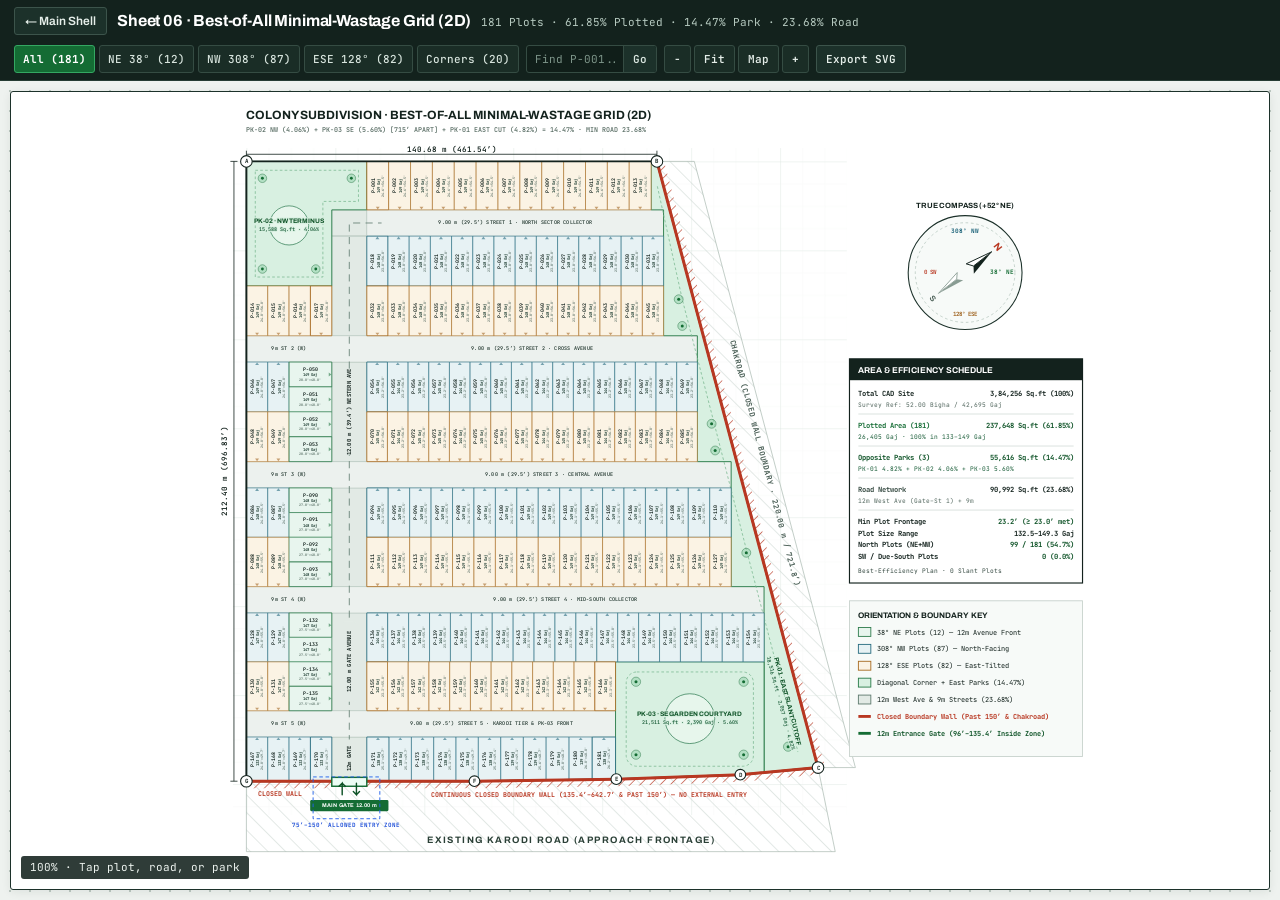
<file: 6/index.html>
<!DOCTYPE html>
<html lang="en">
<head>
  <meta charset="UTF-8" />
  <meta name="viewport" content="width=device-width, initial-scale=1.0, viewport-fit=cover" />
  <title>Sheet 06 &middot; Best-of-All Minimal-Wastage Grid (2D) &mdash; Colony 2</title>
  <link rel="preconnect" href="https://fonts.googleapis.com" />
  <link rel="preconnect" href="https://fonts.gstatic.com" crossorigin />
  <link href="https://fonts.googleapis.com/css2?family=Archivo:wght@400;500;600;700&family=JetBrains+Mono:wght@400;500;600;700&display=swap" rel="stylesheet" />
  <style>
    :root {
      --bg-canvas: #eef2ef;
      --bg-sheet: #ffffff;
      --bg-header: #13221d;
      --bg-header-2: #1c312a;
      --bg-panel: #f7faf8;
      --ink-primary: #13221d;
      --ink-secondary: #3f524a;
      --ink-muted: #61746b;
      --border-hairline: #c7d2cc;
      --border-ink: #1c312a;
      --accent-green: #146c34;
      --accent-green-ink: #0d5226;
      --accent-green-bg: #e8f5ee;
      --accent-ese: #9a5a13;
      --accent-ese-bg: #fbf3e4;
      --accent-nw: #155e75;
      --accent-nw-bg: #e7f2f4;
      --accent-wall: #b83721;
      --font-ui: 'Archivo', -apple-system, BlinkMacSystemFont, sans-serif;
      --font-display: 'Archivo', sans-serif;
      --font-mono: 'JetBrains Mono', monospace;
      --radius: 3px;
    }

    *, *::before, *::after { box-sizing: border-box; }

    html, body {
      margin: 0;
      padding: 0;
      width: 100%;
      height: 100%;
      background-color: var(--bg-canvas);
      color: var(--ink-primary);
      font-family: var(--font-ui);
      font-size: 13px;
      line-height: 1.4;
      -webkit-font-smoothing: antialiased;
    }

    ::selection { background: #146c34; color: #ffffff; }
    :focus-visible { outline: 2px solid #146c34; outline-offset: 2px; }

    .app-shell {
      display: flex;
      flex-direction: column;
      width: 100%;
      height: 100dvh;
      overflow: hidden;
    }

    .cad-topbar {
      background-color: var(--bg-header);
      color: #f4f7f5;
      border-bottom: 1px solid #263d34;
      padding: 7px 14px;
      display: flex;
      align-items: center;
      justify-content: space-between;
      gap: 10px;
      flex-wrap: wrap;
      flex-shrink: 0;
    }

    .topbar-left {
      display: flex;
      align-items: center;
      gap: 10px;
      flex-wrap: wrap;
    }

    .back-link {
      display: inline-flex;
      align-items: center;
      gap: 6px;
      height: 28px;
      padding: 0 10px;
      background: var(--bg-header-2);
      border: 1px solid #3c544b;
      border-radius: var(--radius);
      color: #e6efea;
      font-size: 12px;
      font-weight: 600;
      text-decoration: none;
      white-space: nowrap;
    }
    .back-link:hover { background: #264037; border-color: #6b8e7e; }

    body.is-embedded .back-link,
    body.is-embedded .sheet-title-wrap {
      display: none;
    }

    .sheet-title-wrap {
      display: flex;
      align-items: baseline;
      gap: 10px;
      flex-wrap: wrap;
    }

    .sheet-title {
      margin: 0;
      font-family: var(--font-display);
      font-size: 16px;
      font-weight: 700;
      letter-spacing: -0.01em;
      color: #ffffff;
    }

    .sheet-subtitle {
      font-family: var(--font-mono);
      font-size: 11px;
      color: #b7cbc1;
      font-variant-numeric: tabular-nums;
    }

    .topbar-controls {
      display: flex;
      align-items: center;
      gap: 7px;
      flex-wrap: wrap;
    }

    .filter-strip {
      display: flex;
      align-items: center;
      gap: 4px;
      flex-wrap: wrap;
    }

    .flt-btn {
      height: 28px;
      padding: 0 8px;
      border-radius: var(--radius);
      border: 1px solid #354c43;
      background: #1a2d26;
      color: #d7e4dd;
      font-family: var(--font-mono);
      font-size: 11px;
      font-weight: 500;
      cursor: pointer;
      white-space: nowrap;
      font-variant-numeric: tabular-nums;
    }
    .flt-btn:hover { background: #243b33; border-color: #5e7e71; }
    .flt-btn.is-active {
      background: var(--accent-green);
      border-color: #34a862;
      color: #ffffff;
      font-weight: 700;
    }
    .flt-btn[data-filter="ese"].is-active {
      background: #9a5a13;
      border-color: #d9822b;
    }
    .flt-btn[data-filter="nw"].is-active {
      background: #155e75;
      border-color: #318ba8;
    }

    .top-search {
      display: inline-flex;
      align-items: center;
      border: 1px solid #354c43;
      border-radius: var(--radius);
      background: #101e19;
      overflow: hidden;
    }
    .search-input {
      width: 96px;
      height: 26px;
      padding: 0 8px;
      border: none;
      background: transparent;
      color: #eef4f0;
      font-family: var(--font-mono);
      font-size: 11px;
      outline: none;
    }
    .search-input::placeholder { color: #7e968a; }
    .search-go {
      height: 26px;
      padding: 0 9px;
      border: none;
      border-left: 1px solid #354c43;
      background: #1c312a;
      color: #d7e4dd;
      font-family: var(--font-mono);
      font-size: 11px;
      font-weight: 600;
      cursor: pointer;
    }
    .search-go:hover { background: #27443a; color: #ffffff; }

    .zoom-group {
      display: inline-flex;
      align-items: center;
      gap: 3px;
    }

    .tool-btn {
      height: 28px;
      padding: 0 9px;
      border: 1px solid #354c43;
      border-radius: var(--radius);
      background: #1a2d26;
      color: #e4ede8;
      font-family: var(--font-mono);
      font-size: 11px;
      font-weight: 600;
      cursor: pointer;
    }
    .tool-btn:hover { background: #264037; border-color: #6b8e7e; }

    .action-btn {
      height: 28px;
      padding: 0 9px;
      border: 1px solid #3c544b;
      border-radius: var(--radius);
      background: var(--bg-header-2);
      color: #e6efea;
      font-family: var(--font-mono);
      font-size: 11px;
      font-weight: 600;
      cursor: pointer;
      white-space: nowrap;
    }
    .action-btn:hover { background: #264037; border-color: #6b8e7e; }

    .stage-pane {
      flex: 1;
      min-width: 0;
      min-height: 0;
      position: relative;
      background-color: var(--bg-canvas);
      background-image: radial-gradient(#bcc8c1 1px, transparent 1px);
      background-size: 20px 20px;
      padding: 10px;
      display: flex;
      align-items: stretch;
      justify-content: center;
      overflow: hidden;
    }

    .sheet-frame {
      width: 100%;
      height: 100%;
      background-color: var(--bg-sheet);
      border: 1px solid var(--border-ink);
      border-radius: var(--radius);
      box-shadow: 0 2px 10px rgba(19, 34, 29, 0.08);
      position: relative;
      overflow: hidden;
    }

    #cad-svg {
      width: 100%;
      height: 100%;
      display: block;
      cursor: grab;
      user-select: none;
      touch-action: none;
    }
    #cad-svg.is-panning { cursor: grabbing; }

    .zoom-readout {
      position: absolute;
      left: 10px;
      bottom: 10px;
      background: rgba(19, 34, 29, 0.88);
      color: #eef4f0;
      font-family: var(--font-mono);
      font-size: 11px;
      padding: 4px 9px;
      border-radius: var(--radius);
      pointer-events: none;
      font-variant-numeric: tabular-nums;
    }

    /* Floating Contextual Detail Card — hidden by default for a minimal canvas */
    .detail-card {
      position: absolute;
      top: 18px;
      right: 18px;
      width: 296px;
      max-width: calc(100% - 36px);
      background: #f7faf8;
      border: 1px solid var(--border-ink);
      border-radius: 4px;
      box-shadow: 0 12px 28px rgba(19, 34, 29, 0.16);
      z-index: 25;
      overflow: hidden;
      transition: opacity 0.14s ease, transform 0.14s ease;
    }
    .detail-card.is-hidden {
      display: none;
    }

    .detail-head {
      background: var(--bg-header);
      color: #ffffff;
      padding: 10px 12px;
      display: flex;
      align-items: center;
      justify-content: space-between;
      gap: 8px;
    }
    .detail-head-main {
      min-width: 0;
      display: flex;
      flex-direction: column;
      gap: 3px;
    }
    .detail-title {
      margin: 0;
      font-family: var(--font-display);
      font-size: 14px;
      font-weight: 700;
      line-height: 1.2;
      color: #ffffff;
    }
    .detail-close {
      width: 26px;
      height: 26px;
      flex-shrink: 0;
      border: 1px solid #3c544b;
      border-radius: var(--radius);
      background: #1c312a;
      color: #e6efea;
      font-size: 16px;
      line-height: 1;
      cursor: pointer;
      display: inline-flex;
      align-items: center;
      justify-content: center;
    }
    .detail-close:hover { background: #2c4a3f; color: #ffffff; }

    .detail-body {
      padding: 11px 12px;
      display: flex;
      flex-direction: column;
      gap: 9px;
    }

    .insp-tag {
      align-self: flex-start;
      font-family: var(--font-mono);
      font-size: 11px;
      font-weight: 600;
      padding: 2px 7px;
      border-radius: var(--radius);
      font-variant-numeric: tabular-nums;
    }
    .insp-tag--ok { background: #214e39; color: #c7ecd6; border: 1px solid #3b7f5d; }
    .insp-tag--ese { background: #473014; color: #f6dec0; border: 1px solid #8a5b21; }
    .insp-tag--nw { background: #143946; color: #c4e8f2; border: 1px solid #2b6d83; }
    .insp-tag--road { background: #263932; color: #dbe6e0; border: 1px solid #526b61; }

    .spec-grid {
      display: grid;
      grid-template-columns: 1fr 1fr;
      gap: 6px 12px;
    }

    .spec-cell {
      padding: 4px 0 6px 0;
      border-bottom: 1px solid #dde6e1;
    }

    .spec-k {
      font-size: 11px;
      color: var(--ink-muted);
      margin-bottom: 2px;
    }

    .spec-v {
      font-family: var(--font-mono);
      font-size: 12.5px;
      font-weight: 600;
      color: var(--ink-primary);
      font-variant-numeric: tabular-nums;
    }

    .detail-note {
      margin: 0;
      font-family: var(--font-mono);
      font-size: 11px;
      color: var(--ink-secondary);
      padding-top: 4px;
      border-top: 1px dashed #d0dad5;
    }

    /* SVG Interactive Elements */
    .cad-road { cursor: pointer; }
    .road-poly {
      transition: fill 0.12s ease, stroke 0.12s ease;
    }
    .road-poly--main {
      fill: #e2eae5;
      stroke: #9ab0a5;
      stroke-width: 0.6;
    }
    .road-poly--sub {
      fill: #ecf1ee;
      stroke: #b5c5bc;
      stroke-width: 0.5;
    }
    .cad-road:hover .road-poly {
      fill: #d4e3da;
      stroke: #3f6956;
      stroke-width: 1.2;
    }
    .cad-road.is-selected .road-poly {
      fill: #c7ded1;
      stroke: #0d5226;
      stroke-width: 1.8;
    }

    .road-median {
      stroke: #5c786c;
      stroke-width: 0.9;
      stroke-dasharray: 8 6;
      fill: none;
      pointer-events: none;
    }
    .road-lbl {
      font-family: var(--font-mono);
      font-size: 5.7px;
      font-weight: 600;
      fill: #243931;
      text-anchor: middle;
      dominant-baseline: central;
      letter-spacing: 0.04em;
      stroke: none;
      pointer-events: none;
    }
    .road-lbl--main {
      font-size: 6.3px;
      fill: #13221d;
      font-weight: 700;
      stroke: none;
    }

    .park-poly {
      fill: #d8f0e1;
      stroke: #247844;
      stroke-width: 1.0;
    }
    .park-walk {
      fill: none;
      stroke: #79b890;
      stroke-width: 0.85;
      stroke-dasharray: 3 2.5;
      pointer-events: none;
    }
    .park-plaza {
      fill: #eef8f1;
      fill-opacity: 0.72;
      stroke: #2d7a4f;
      stroke-width: 0.8;
      pointer-events: none;
    }
    .park-tree-outer {
      fill: #9bd6b1;
      fill-opacity: 0.6;
      stroke: #1f6b3d;
      stroke-width: 0.5;
      pointer-events: none;
    }
    .park-tree-core {
      fill: #146c34;
      pointer-events: none;
    }
    .park-title {
      font-family: var(--font-ui);
      font-size: 7.3px;
      font-weight: 700;
      fill: #0d5226;
      text-anchor: middle;
      paint-order: stroke;
      stroke: #d8f0e1;
      stroke-width: 2.6px;
      stroke-linejoin: round;
      pointer-events: none;
    }
    .park-meta {
      font-family: var(--font-mono);
      font-size: 5.7px;
      font-weight: 600;
      fill: #185c37;
      text-anchor: middle;
      paint-order: stroke;
      stroke: #d8f0e1;
      stroke-width: 2.2px;
      stroke-linejoin: round;
      pointer-events: none;
    }
    .cad-park { cursor: pointer; }
    .cad-park:hover .park-poly,
    .cad-park.is-selected .park-poly {
      stroke: #0d5226;
      stroke-width: 2.1;
      fill: #cbead6;
    }

    .cad-plot {
      cursor: pointer;
      transition: opacity 0.14s ease;
    }
    .cad-plot.is-dimmed { opacity: 0.14; }
    .plot-poly { stroke-width: 0.68; }
    .plot-face--ne .plot-poly { fill: #e8f5ee; stroke: #2c7a4b; }
    .plot-face--nw .plot-poly { fill: #e7f2f4; stroke: #246a7d; }
    .plot-face--ese .plot-poly { fill: #fbf3e4; stroke: #a6691e; }
    .cad-plot.is-corner .plot-poly { stroke-width: 0.95; }

    .plot-front-chevron {
      opacity: 0.55;
      pointer-events: none;
    }
    .plot-face--ne .plot-front-chevron { fill: #146c34; }
    .plot-face--nw .plot-front-chevron { fill: #155e75; }
    .plot-face--ese .plot-front-chevron { fill: #9a5a13; }

    .cad-plot:hover .plot-poly {
      stroke-width: 1.8;
      filter: brightness(0.95);
    }
    .cad-plot.is-selected .plot-poly {
      stroke: #13221d;
      stroke-width: 2.4;
      fill: #d2ece0;
    }
    .plot-face--ese.is-selected .plot-poly { fill: #f5dfb8; }
    .plot-face--nw.is-selected .plot-poly { fill: #cde6ec; }

    .plot-lbl { pointer-events: none; }
    .pl-id {
      font-family: var(--font-mono);
      font-size: 5.5px;
      font-weight: 700;
      fill: #13221d;
      text-anchor: middle;
    }
    .pl-gaj {
      font-family: var(--font-mono);
      font-size: 4.5px;
      font-weight: 600;
      fill: #1d3c31;
      text-anchor: middle;
    }
    .pl-dim {
      font-family: var(--font-mono);
      font-size: 3.7px;
      font-weight: 500;
      fill: #475f55;
      text-anchor: middle;
    }

    /* Outer Boundary & Walls */
    .outer-boundary-line {
      fill: none;
      stroke: #13221d;
      stroke-width: 2.2;
      pointer-events: none;
    }
    .wall-barrier {
      fill: none;
      stroke: var(--accent-wall);
      stroke-width: 3.4;
      pointer-events: none;
    }
    .wall-hatch-band {
      fill: url(#closed-wall-hatch);
      opacity: 0.85;
      pointer-events: none;
    }
    .gate-threshold {
      fill: #ecfdf5;
      stroke: #146c34;
      stroke-width: 1.6;
      pointer-events: none;
    }

    .dim-txt {
      font-family: var(--font-mono);
      font-size: 8.5px;
      font-weight: 600;
      fill: #13221d;
      text-anchor: middle;
    }
    .wall-txt {
      font-family: var(--font-mono);
      font-size: 7.4px;
      font-weight: 700;
      fill: #b83721;
      text-anchor: middle;
    }
    .zone-txt {
      font-family: var(--font-mono);
      font-size: 6.6px;
      font-weight: 700;
      fill: #1d4ed8;
      text-anchor: middle;
    }
    .corner-pin-circle { fill: #ffffff; stroke: #13221d; stroke-width: 1.2; }
    .corner-pin-txt {
      font-family: var(--font-mono);
      font-size: 6.5px;
      font-weight: 700;
      fill: #13221d;
      text-anchor: middle;
      dominant-baseline: central;
    }

    .tool-btn.is-active {
      background: var(--accent-green);
      color: #ffffff;
    }

    @media (max-width: 720px) {
      .cad-topbar { padding: 6px 8px; gap: 5px; }
      .topbar-left { width: 100%; justify-content: space-between; gap: 6px; flex-wrap: nowrap; min-width: 0; }
      .back-link { height: 32px; padding: 0 8px; font-size: 11px; flex-shrink: 0; }
      .sheet-title-wrap { min-width: 0; flex: 1 1 auto; }
      .sheet-title { font-size: 13px; white-space: nowrap; overflow: hidden; text-overflow: ellipsis; }
      .sheet-subtitle { display: none; }
      .hide-xs { display: none; }
      .topbar-controls {
        width: 100%;
        display: grid;
        grid-template-columns: 1fr auto auto;
        gap: 5px;
        align-items: center;
      }
      .filter-strip {
        grid-column: 1 / -1;
        flex-wrap: nowrap;
        overflow-x: auto;
        -webkit-overflow-scrolling: touch;
        scrollbar-width: none;
        padding-bottom: 1px;
      }
      .filter-strip::-webkit-scrollbar { display: none; }
      .flt-btn { height: 34px; padding: 0 10px; font-size: 11px; flex-shrink: 0; }
      .top-search { min-width: 0; width: 100%; }
      .search-input { width: 100%; min-width: 0; height: 34px; font-size: 12px; }
      .search-go { height: 34px; padding: 0 10px; flex-shrink: 0; }
      .zoom-group { gap: 3px; }
      .tool-btn { height: 34px; padding: 0 8px; font-size: 11px; }
      .action-btn { height: 34px; padding: 0 9px; font-size: 11px; }
      .stage-pane { padding: 4px; }
      .zoom-readout {
        left: 6px;
        right: 6px;
        bottom: 6px;
        font-size: 11px;
        text-align: center;
        white-space: nowrap;
        overflow: hidden;
        text-overflow: ellipsis;
      }
      .detail-card {
        top: auto;
        right: 6px;
        left: 6px;
        bottom: max(6px, env(safe-area-inset-bottom, 0px));
        width: auto;
        max-width: none;
        max-height: 46dvh;
        overflow-y: auto;
        overscroll-behavior: contain;
      }
      .detail-close { width: 36px; height: 36px; font-size: 18px; }
    }
  </style>
</head>
<body>
  <div class="app-shell">
    <header class="cad-topbar">
      <div class="topbar-left">
        <a class="back-link" href="../">&larr; Main Shell</a>
        <div class="sheet-title-wrap">
          <h1 class="sheet-title">Sheet 06 &middot; Best-of-All Minimal-Wastage Grid (2D)</h1>
          <span class="sheet-subtitle">181 Plots &middot; 61.85% Plotted &middot; 14.47% Park &middot; 23.68% Road</span>
        </div>
      </div>

      <div class="topbar-controls">
        <div class="filter-strip" role="group" aria-label="Plot orientation filters">
          <button type="button" class="flt-btn is-active" data-filter="all">All (181)</button>
          <button type="button" class="flt-btn" data-filter="ne">NE 38&deg; (12)</button>
          <button type="button" class="flt-btn" data-filter="nw">NW 308&deg; (87)</button>
          <button type="button" class="flt-btn" data-filter="ese">ESE 128&deg; (82)</button>
          <button type="button" class="flt-btn" data-filter="corner">Corners (20)</button>
        </div>

        <div class="top-search">
          <input type="text" id="plot-search-input" class="search-input" placeholder="Find P-001.." aria-label="Find plot by ID" />
          <button type="button" id="plot-search-btn" class="search-go">Go</button>
        </div>

        <div class="zoom-group" role="group" aria-label="Drawing zoom controls">
          <button type="button" class="tool-btn" id="zoom-out-btn" title="Zoom out">&minus;</button>
          <button type="button" class="tool-btn" id="zoom-fit-btn" title="Fit drawing">Fit</button>
          <button type="button" class="tool-btn" id="view-toggle-btn" title="Toggle Colony / Full Drawing Sheet">Sheet</button>
          <button type="button" class="tool-btn" id="zoom-in-btn" title="Zoom in">+</button>
        </div>

        <button type="button" class="action-btn" id="export-svg-btn"><span class="hide-xs">Export </span>SVG</button>
      </div>
    </header>

    <div class="stage-pane" id="stage-pane">
      <div class="sheet-frame">
        <svg id="cad-svg" xmlns="http://www.w3.org/2000/svg" viewBox="-75 -78 1035 896" preserveAspectRatio="xMidYMid meet">
          <defs>
            <pattern id="minor-grid" width="25" height="25" patternUnits="userSpaceOnUse">
              <path d="M 25 0 L 0 0 0 25" fill="none" stroke="#e9efec" stroke-width="0.4" />
            </pattern>
            <pattern id="major-grid" width="100" height="100" patternUnits="userSpaceOnUse">
              <rect width="100" height="100" fill="url(#minor-grid)" />
              <path d="M 100 0 L 0 0 0 100" fill="none" stroke="#d5e0da" stroke-width="0.7" />
            </pattern>
            <pattern id="closed-wall-hatch" width="8" height="8" patternTransform="rotate(45 0 0)" patternUnits="userSpaceOnUse">
              <line x1="0" y1="0" x2="0" y2="8" stroke="#b83721" stroke-width="1.6" />
            </pattern>
            <pattern id="road-hatch" width="14" height="14" patternTransform="rotate(-45 0 0)" patternUnits="userSpaceOnUse">
              <line x1="0" y1="0" x2="0" y2="14" stroke="#cbd5cf" stroke-width="1.2" />
            </pattern>
          </defs>

          <rect x="-75" y="-78" width="1035" height="896" fill="#ffffff" data-bg="1" />
          <rect x="-15" y="-15" width="690" height="750" fill="url(#major-grid)" data-bg="1" />

          <g id="sheet-banner">
            <text x="0" y="-48" font-family="Archivo, sans-serif" font-size="13.5" font-weight="700" fill="#13221d">COLONY SUBDIVISION &middot; BEST-OF-ALL MINIMAL-WASTAGE GRID (2D)</text>
            <text x="0" y="-33" font-family="JetBrains Mono, monospace" font-size="7.5" font-weight="500" fill="#52675e">PK-02 NW (4.06%) + PK-03 SE (5.60%) [715&prime; APART] + PK-01 EAST CUT (4.82%) = 14.47% &middot; MIN ROAD 23.68%</text>
          </g>

          <!-- External Road Context (Verbatim Locked Site Perimeter) -->
          <g id="external-roads">
            <polygon points="461.54,0 503.54,0 684.65,681.50 642.65,681.50" fill="url(#road-hatch)" stroke="#9eb0a6" stroke-width="0.7" data-bg="1" />
            <text x="580" y="340" font-family="JetBrains Mono, monospace" font-size="8.5" font-weight="700" fill="#475c53" transform="rotate(75.1 580 340)" text-anchor="middle">CHAKROAD (CLOSED WALL BOUNDARY &middot; 220.00 m / 721.8&prime;)</text>

            <polygon points="0,696.83 256.38,696.83 415.88,694.50 555.29,689.50 642.65,681.50 662.0,776.0 0,776.0" fill="url(#road-hatch)" stroke="#9eb0a6" stroke-width="0.7" data-bg="1" />
            <text x="365" y="766" font-family="Archivo, sans-serif" font-size="10.5" font-weight="700" fill="#2b4037" text-anchor="middle" letter-spacing="1.6">EXISTING KARODI ROAD (APPROACH FRONTAGE)</text>
          </g>

          <!-- Site Base -->
          <polygon points="0,0 461.54,0 642.65,681.50 555.29,689.50 415.88,694.50 256.38,696.83 0,696.83" fill="#f7faf8" data-bg="1" />

          <!-- Internal Roads (23.68%) — Clickable -->
          <g id="internal-roads">
            <g class="cad-road" data-kind="road" data-id="RD-01" tabindex="0"><polygon points="96.00,54.50 135.37,54.50 135.37,84.03 96.00,84.03" class="road-poly road-poly--main"/><polygon points="96.00,84.03 135.37,84.03 135.37,196.03 96.00,196.03" class="road-poly road-poly--main"/><polygon points="96.00,225.56 135.37,225.56 135.37,337.56 96.00,337.56" class="road-poly road-poly--main"/><polygon points="96.00,367.08 135.37,367.08 135.37,478.08 96.00,478.08" class="road-poly road-poly--main"/><polygon points="96.00,507.61 135.37,507.61 135.37,617.61 96.00,617.61" class="road-poly road-poly--main"/><polygon points="96.00,647.14 135.37,647.14 135.37,696.83 96.00,696.83" class="road-poly road-poly--main"/></g><g class="cad-road" data-kind="road" data-id="RD-02" tabindex="0"><polygon points="135.37,54.50 469.00,54.50 469.00,84.03 135.37,84.03" class="road-poly road-poly--sub"/></g><g class="cad-road" data-kind="road" data-id="RD-03" tabindex="0"><polygon points="0.00,196.03 507.00,196.03 507.00,225.56 0.00,225.56" class="road-poly road-poly--sub"/></g><g class="cad-road" data-kind="road" data-id="RD-04" tabindex="0"><polygon points="0.00,337.56 545.00,337.56 545.00,367.08 0.00,367.08" class="road-poly road-poly--sub"/></g><g class="cad-road" data-kind="road" data-id="RD-05" tabindex="0"><polygon points="0.00,478.08 582.00,478.08 582.00,507.61 0.00,507.61" class="road-poly road-poly--sub"/></g><g class="cad-road" data-kind="road" data-id="RD-06" tabindex="0"><polygon points="0.00,617.61 415.00,617.61 415.00,647.14 0.00,647.14" class="road-poly road-poly--sub"/></g>
          </g>

          <!-- Green Parks (14.47%: PK-01 Slant + Opposite PK-02 West-Mid & PK-03 SE Courtyard) -->
          <g id="parks-layer">
            
        <g class="cad-park" data-kind="park" data-id="PK-01" tabindex="0">
          <polygon points="455.00,0.00 461.54,0.00 642.65,681.50 582.00,687.05 582.00,478.08 545.00,478.08 545.00,337.56 507.00,337.56 507.00,196.03 469.00,196.03 469.00,54.50 455.00,54.50" class="park-poly"/>
          <polyline points="462,28 490,155 526,295 563,440 606,605 620,664" class="park-walk"/>
          <circle cx="486" cy="155" r="5.0" class="park-tree-outer"/><circle cx="486" cy="155" r="1.7" class="park-tree-core"/>
          <circle cx="490" cy="185" r="5.0" class="park-tree-outer"/><circle cx="490" cy="185" r="1.7" class="park-tree-core"/>
          <circle cx="523" cy="295" r="5.0" class="park-tree-outer"/><circle cx="523" cy="295" r="1.7" class="park-tree-core"/>
          <circle cx="527" cy="325" r="5.0" class="park-tree-outer"/><circle cx="527" cy="325" r="1.7" class="park-tree-core"/>
          <circle cx="562" cy="440" r="5.0" class="park-tree-outer"/><circle cx="562" cy="440" r="1.7" class="park-tree-core"/>
          <circle cx="609" cy="658" r="5.2" class="park-tree-outer"/><circle cx="609" cy="658" r="1.7" class="park-tree-core"/>
          <g transform="rotate(75.1 604.0 608.0)">
            <text x="604.0" y="605.5" class="park-title">PK-01 &middot; EAST SLANT CUTOFF</text>
            <text x="604.0" y="613.5" class="park-meta">18,516 Sq.ft &middot; 2,057 Gaj &middot; 4.82%</text>
          </g>
        </g>

        <g class="cad-park" data-kind="park" data-id="PK-02" tabindex="0">
          <polygon points="0.00,0.00 135.37,0.00 135.37,54.50 96.00,54.50 96.00,140.03 0.00,140.03" class="park-poly"/>
          <path d="M 10,10 L 126,10 L 126,45 L 86,45 L 86,130 L 10,130 Z" class="park-walk"/>
          <circle cx="48.0" cy="72.0" r="22.0" class="park-plaza"/>
          <circle cx="18" cy="19" r="4.8" class="park-tree-outer"/><circle cx="18" cy="19" r="1.6" class="park-tree-core"/>
          <circle cx="118" cy="19" r="4.8" class="park-tree-outer"/><circle cx="118" cy="19" r="1.6" class="park-tree-core"/>
          <circle cx="18" cy="121" r="4.8" class="park-tree-outer"/><circle cx="18" cy="121" r="1.6" class="park-tree-core"/>
          <circle cx="78" cy="121" r="4.8" class="park-tree-outer"/><circle cx="78" cy="121" r="1.6" class="park-tree-core"/>
          <text x="48.0" y="69.2" class="park-title">PK-02 &middot; NW TERMINUS</text>
          <text x="48.0" y="78.2" class="park-meta">15,588 Sq.ft &middot; 4.06%</text>
        </g>

        <g class="cad-park" data-kind="park" data-id="PK-03" tabindex="0">
          <polygon points="415.00,562.61 582.00,562.61 582.00,687.05 555.29,689.50 415.88,694.50 415.00,694.51" class="park-poly"/>
          <rect x="427.0" y="574.0" width="143.0" height="106.0" rx="12" class="park-walk"/>
          <circle cx="498.5" cy="626.5" r="28.0" class="park-plaza"/>
          <circle cx="438" cy="585" r="5.2" class="park-tree-outer"/><circle cx="438" cy="585" r="1.7" class="park-tree-core"/>
          <circle cx="559" cy="585" r="5.2" class="park-tree-outer"/><circle cx="559" cy="585" r="1.7" class="park-tree-core"/>
          <circle cx="438" cy="667" r="5.2" class="park-tree-outer"/><circle cx="438" cy="667" r="1.7" class="park-tree-core"/>
          <circle cx="559" cy="667" r="5.2" class="park-tree-outer"/><circle cx="559" cy="667" r="1.7" class="park-tree-core"/>
          <text x="498.5" y="623.5" class="park-title">PK-03 &middot; SE GARDEN COURTYARD</text>
          <text x="498.5" y="633.0" class="park-meta">21,511 Sq.ft &middot; 2,390 Gaj &middot; 5.60%</text>
        </g>

          </g>

          <!-- 181 Residential Plots (132.5-149.3 Gaj, 0 Slant) -->
          <g id="plots-layer">
            <g class="cad-plot plot-face--ese is-corner" data-kind="plot" data-id="P-001" data-facing="ESE" data-band="Band 1N · North Wall East" data-gaj="148.91" data-corner="1" tabindex="0"><polygon points="135.37,0.00 159.96,0.00 159.96,54.50 135.37,54.50" class="plot-poly"/><polygon points="145.47,51.10 147.67,54.00 149.87,51.10" class="plot-front-chevron"/><g class="plot-lbl" transform="rotate(-90 147.67 27.25)"><text x="147.67" y="23.65" class="pl-id">P-001</text><text x="147.67" y="29.65" class="pl-gaj">149 Gaj</text><text x="147.67" y="34.45" class="pl-dim">24.6'×54.5'</text></g></g><g class="cad-plot plot-face--ese" data-kind="plot" data-id="P-002" data-facing="ESE" data-band="Band 1N · North Wall East" data-gaj="148.85" data-corner="0" tabindex="0"><polygon points="159.96,0.00 184.54,0.00 184.54,54.50 159.96,54.50" class="plot-poly"/><polygon points="170.05,51.10 172.25,54.00 174.45,51.10" class="plot-front-chevron"/><g class="plot-lbl" transform="rotate(-90 172.25 27.25)"><text x="172.25" y="23.65" class="pl-id">P-002</text><text x="172.25" y="29.65" class="pl-gaj">149 Gaj</text><text x="172.25" y="34.45" class="pl-dim">24.6'×54.5'</text></g></g><g class="cad-plot plot-face--ese" data-kind="plot" data-id="P-003" data-facing="ESE" data-band="Band 1N · North Wall East" data-gaj="148.91" data-corner="0" tabindex="0"><polygon points="184.54,0.00 209.13,0.00 209.13,54.50 184.54,54.50" class="plot-poly"/><polygon points="194.64,51.10 196.84,54.00 199.04,51.10" class="plot-front-chevron"/><g class="plot-lbl" transform="rotate(-90 196.84 27.25)"><text x="196.84" y="23.65" class="pl-id">P-003</text><text x="196.84" y="29.65" class="pl-gaj">149 Gaj</text><text x="196.84" y="34.45" class="pl-dim">24.6'×54.5'</text></g></g><g class="cad-plot plot-face--ese" data-kind="plot" data-id="P-004" data-facing="ESE" data-band="Band 1N · North Wall East" data-gaj="148.91" data-corner="0" tabindex="0"><polygon points="209.13,0.00 233.72,0.00 233.72,54.50 209.13,54.50" class="plot-poly"/><polygon points="219.22,51.10 221.42,54.00 223.62,51.10" class="plot-front-chevron"/><g class="plot-lbl" transform="rotate(-90 221.42 27.25)"><text x="221.42" y="23.65" class="pl-id">P-004</text><text x="221.42" y="29.65" class="pl-gaj">149 Gaj</text><text x="221.42" y="34.45" class="pl-dim">24.6'×54.5'</text></g></g><g class="cad-plot plot-face--ese" data-kind="plot" data-id="P-005" data-facing="ESE" data-band="Band 1N · North Wall East" data-gaj="148.85" data-corner="0" tabindex="0"><polygon points="233.72,0.00 258.30,0.00 258.30,54.50 233.72,54.50" class="plot-poly"/><polygon points="243.81,51.10 246.01,54.00 248.21,51.10" class="plot-front-chevron"/><g class="plot-lbl" transform="rotate(-90 246.01 27.25)"><text x="246.01" y="23.65" class="pl-id">P-005</text><text x="246.01" y="29.65" class="pl-gaj">149 Gaj</text><text x="246.01" y="34.45" class="pl-dim">24.6'×54.5'</text></g></g><g class="cad-plot plot-face--ese" data-kind="plot" data-id="P-006" data-facing="ESE" data-band="Band 1N · North Wall East" data-gaj="148.91" data-corner="0" tabindex="0"><polygon points="258.30,0.00 282.89,0.00 282.89,54.50 258.30,54.50" class="plot-poly"/><polygon points="268.39,51.10 270.59,54.00 272.79,51.10" class="plot-front-chevron"/><g class="plot-lbl" transform="rotate(-90 270.59 27.25)"><text x="270.59" y="23.65" class="pl-id">P-006</text><text x="270.59" y="29.65" class="pl-gaj">149 Gaj</text><text x="270.59" y="34.45" class="pl-dim">24.6'×54.5'</text></g></g><g class="cad-plot plot-face--ese" data-kind="plot" data-id="P-007" data-facing="ESE" data-band="Band 1N · North Wall East" data-gaj="148.91" data-corner="0" tabindex="0"><polygon points="282.89,0.00 307.48,0.00 307.48,54.50 282.89,54.50" class="plot-poly"/><polygon points="292.99,51.10 295.19,54.00 297.39,51.10" class="plot-front-chevron"/><g class="plot-lbl" transform="rotate(-90 295.19 27.25)"><text x="295.19" y="23.65" class="pl-id">P-007</text><text x="295.19" y="29.65" class="pl-gaj">149 Gaj</text><text x="295.19" y="34.45" class="pl-dim">24.6'×54.5'</text></g></g><g class="cad-plot plot-face--ese" data-kind="plot" data-id="P-008" data-facing="ESE" data-band="Band 1N · North Wall East" data-gaj="148.91" data-corner="0" tabindex="0"><polygon points="307.48,0.00 332.07,0.00 332.07,54.50 307.48,54.50" class="plot-poly"/><polygon points="317.57,51.10 319.77,54.00 321.97,51.10" class="plot-front-chevron"/><g class="plot-lbl" transform="rotate(-90 319.77 27.25)"><text x="319.77" y="23.65" class="pl-id">P-008</text><text x="319.77" y="29.65" class="pl-gaj">149 Gaj</text><text x="319.77" y="34.45" class="pl-dim">24.6'×54.5'</text></g></g><g class="cad-plot plot-face--ese" data-kind="plot" data-id="P-009" data-facing="ESE" data-band="Band 1N · North Wall East" data-gaj="148.85" data-corner="0" tabindex="0"><polygon points="332.07,0.00 356.65,0.00 356.65,54.50 332.07,54.50" class="plot-poly"/><polygon points="342.16,51.10 344.36,54.00 346.56,51.10" class="plot-front-chevron"/><g class="plot-lbl" transform="rotate(-90 344.36 27.25)"><text x="344.36" y="23.65" class="pl-id">P-009</text><text x="344.36" y="29.65" class="pl-gaj">149 Gaj</text><text x="344.36" y="34.45" class="pl-dim">24.6'×54.5'</text></g></g><g class="cad-plot plot-face--ese" data-kind="plot" data-id="P-010" data-facing="ESE" data-band="Band 1N · North Wall East" data-gaj="148.91" data-corner="0" tabindex="0"><polygon points="356.65,0.00 381.24,0.00 381.24,54.50 356.65,54.50" class="plot-poly"/><polygon points="366.74,51.10 368.94,54.00 371.14,51.10" class="plot-front-chevron"/><g class="plot-lbl" transform="rotate(-90 368.94 27.25)"><text x="368.94" y="23.65" class="pl-id">P-010</text><text x="368.94" y="29.65" class="pl-gaj">149 Gaj</text><text x="368.94" y="34.45" class="pl-dim">24.6'×54.5'</text></g></g><g class="cad-plot plot-face--ese" data-kind="plot" data-id="P-011" data-facing="ESE" data-band="Band 1N · North Wall East" data-gaj="148.91" data-corner="0" tabindex="0"><polygon points="381.24,0.00 405.83,0.00 405.83,54.50 381.24,54.50" class="plot-poly"/><polygon points="391.34,51.10 393.54,54.00 395.74,51.10" class="plot-front-chevron"/><g class="plot-lbl" transform="rotate(-90 393.54 27.25)"><text x="393.54" y="23.65" class="pl-id">P-011</text><text x="393.54" y="29.65" class="pl-gaj">149 Gaj</text><text x="393.54" y="34.45" class="pl-dim">24.6'×54.5'</text></g></g><g class="cad-plot plot-face--ese" data-kind="plot" data-id="P-012" data-facing="ESE" data-band="Band 1N · North Wall East" data-gaj="148.85" data-corner="0" tabindex="0"><polygon points="405.83,0.00 430.41,0.00 430.41,54.50 405.83,54.50" class="plot-poly"/><polygon points="415.92,51.10 418.12,54.00 420.32,51.10" class="plot-front-chevron"/><g class="plot-lbl" transform="rotate(-90 418.12 27.25)"><text x="418.12" y="23.65" class="pl-id">P-012</text><text x="418.12" y="29.65" class="pl-gaj">149 Gaj</text><text x="418.12" y="34.45" class="pl-dim">24.6'×54.5'</text></g></g><g class="cad-plot plot-face--ese" data-kind="plot" data-id="P-013" data-facing="ESE" data-band="Band 1N · North Wall East" data-gaj="148.91" data-corner="0" tabindex="0"><polygon points="430.41,0.00 455.00,0.00 455.00,54.50 430.41,54.50" class="plot-poly"/><polygon points="440.50,51.10 442.70,54.00 444.90,51.10" class="plot-front-chevron"/><g class="plot-lbl" transform="rotate(-90 442.70 27.25)"><text x="442.70" y="23.65" class="pl-id">P-013</text><text x="442.70" y="29.65" class="pl-gaj">149 Gaj</text><text x="442.70" y="34.45" class="pl-dim">24.6'×54.5'</text></g></g><g class="cad-plot plot-face--ese" data-kind="plot" data-id="P-014" data-facing="ESE" data-band="Band 2W · South of PK-02" data-gaj="149.33" data-corner="0" tabindex="0"><polygon points="0.00,140.03 24.00,140.03 24.00,196.03 0.00,196.03" class="plot-poly"/><polygon points="9.80,192.63 12.00,195.53 14.20,192.63" class="plot-front-chevron"/><g class="plot-lbl" transform="rotate(-90 12.00 168.03)"><text x="12.00" y="164.43" class="pl-id">P-014</text><text x="12.00" y="170.43" class="pl-gaj">149 Gaj</text><text x="12.00" y="175.23" class="pl-dim">24.0'×56.0'</text></g></g><g class="cad-plot plot-face--ese" data-kind="plot" data-id="P-015" data-facing="ESE" data-band="Band 2W · South of PK-02" data-gaj="149.33" data-corner="0" tabindex="0"><polygon points="24.00,140.03 48.00,140.03 48.00,196.03 24.00,196.03" class="plot-poly"/><polygon points="33.80,192.63 36.00,195.53 38.20,192.63" class="plot-front-chevron"/><g class="plot-lbl" transform="rotate(-90 36.00 168.03)"><text x="36.00" y="164.43" class="pl-id">P-015</text><text x="36.00" y="170.43" class="pl-gaj">149 Gaj</text><text x="36.00" y="175.23" class="pl-dim">24.0'×56.0'</text></g></g><g class="cad-plot plot-face--ese" data-kind="plot" data-id="P-016" data-facing="ESE" data-band="Band 2W · South of PK-02" data-gaj="149.33" data-corner="0" tabindex="0"><polygon points="48.00,140.03 72.00,140.03 72.00,196.03 48.00,196.03" class="plot-poly"/><polygon points="57.80,192.63 60.00,195.53 62.20,192.63" class="plot-front-chevron"/><g class="plot-lbl" transform="rotate(-90 60.00 168.03)"><text x="60.00" y="164.43" class="pl-id">P-016</text><text x="60.00" y="170.43" class="pl-gaj">149 Gaj</text><text x="60.00" y="175.23" class="pl-dim">24.0'×56.0'</text></g></g><g class="cad-plot plot-face--ese is-corner" data-kind="plot" data-id="P-017" data-facing="ESE" data-band="Band 2W · South of PK-02" data-gaj="149.33" data-corner="1" tabindex="0"><polygon points="72.00,140.03 96.00,140.03 96.00,196.03 72.00,196.03" class="plot-poly"/><polygon points="81.80,192.63 84.00,195.53 86.20,192.63" class="plot-front-chevron"/><g class="plot-lbl" transform="rotate(-90 84.00 168.03)"><text x="84.00" y="164.43" class="pl-id">P-017</text><text x="84.00" y="170.43" class="pl-gaj">149 Gaj</text><text x="84.00" y="175.23" class="pl-dim">24.0'×56.0'</text></g></g><g class="cad-plot plot-face--nw is-corner" data-kind="plot" data-id="P-018" data-facing="NW" data-band="Band 2E · Street 1 South" data-gaj="148.28" data-corner="1" tabindex="0"><polygon points="135.37,84.03 159.20,84.03 159.20,140.03 135.37,140.03" class="plot-poly"/><polygon points="145.08,87.43 147.28,84.53 149.48,87.43" class="plot-front-chevron"/><g class="plot-lbl" transform="rotate(-90 147.28 112.03)"><text x="147.28" y="108.43" class="pl-id">P-018</text><text x="147.28" y="114.43" class="pl-gaj">148 Gaj</text><text x="147.28" y="119.23" class="pl-dim">23.8'×56.0'</text></g></g><g class="cad-plot plot-face--nw" data-kind="plot" data-id="P-019" data-facing="NW" data-band="Band 2E · Street 1 South" data-gaj="148.28" data-corner="0" tabindex="0"><polygon points="159.20,84.03 183.03,84.03 183.03,140.03 159.20,140.03" class="plot-poly"/><polygon points="168.91,87.43 171.11,84.53 173.31,87.43" class="plot-front-chevron"/><g class="plot-lbl" transform="rotate(-90 171.11 112.03)"><text x="171.11" y="108.43" class="pl-id">P-019</text><text x="171.11" y="114.43" class="pl-gaj">148 Gaj</text><text x="171.11" y="119.23" class="pl-dim">23.8'×56.0'</text></g></g><g class="cad-plot plot-face--nw" data-kind="plot" data-id="P-020" data-facing="NW" data-band="Band 2E · Street 1 South" data-gaj="148.28" data-corner="0" tabindex="0"><polygon points="183.03,84.03 206.86,84.03 206.86,140.03 183.03,140.03" class="plot-poly"/><polygon points="192.75,87.43 194.95,84.53 197.15,87.43" class="plot-front-chevron"/><g class="plot-lbl" transform="rotate(-90 194.95 112.03)"><text x="194.95" y="108.43" class="pl-id">P-020</text><text x="194.95" y="114.43" class="pl-gaj">148 Gaj</text><text x="194.95" y="119.23" class="pl-dim">23.8'×56.0'</text></g></g><g class="cad-plot plot-face--nw" data-kind="plot" data-id="P-021" data-facing="NW" data-band="Band 2E · Street 1 South" data-gaj="148.28" data-corner="0" tabindex="0"><polygon points="206.86,84.03 230.69,84.03 230.69,140.03 206.86,140.03" class="plot-poly"/><polygon points="216.57,87.43 218.77,84.53 220.97,87.43" class="plot-front-chevron"/><g class="plot-lbl" transform="rotate(-90 218.77 112.03)"><text x="218.77" y="108.43" class="pl-id">P-021</text><text x="218.77" y="114.43" class="pl-gaj">148 Gaj</text><text x="218.77" y="119.23" class="pl-dim">23.8'×56.0'</text></g></g><g class="cad-plot plot-face--nw" data-kind="plot" data-id="P-022" data-facing="NW" data-band="Band 2E · Street 1 South" data-gaj="148.28" data-corner="0" tabindex="0"><polygon points="230.69,84.03 254.52,84.03 254.52,140.03 230.69,140.03" class="plot-poly"/><polygon points="240.40,87.43 242.60,84.53 244.80,87.43" class="plot-front-chevron"/><g class="plot-lbl" transform="rotate(-90 242.60 112.03)"><text x="242.60" y="108.43" class="pl-id">P-022</text><text x="242.60" y="114.43" class="pl-gaj">148 Gaj</text><text x="242.60" y="119.23" class="pl-dim">23.8'×56.0'</text></g></g><g class="cad-plot plot-face--nw" data-kind="plot" data-id="P-023" data-facing="NW" data-band="Band 2E · Street 1 South" data-gaj="148.28" data-corner="0" tabindex="0"><polygon points="254.52,84.03 278.35,84.03 278.35,140.03 254.52,140.03" class="plot-poly"/><polygon points="264.24,87.43 266.44,84.53 268.64,87.43" class="plot-front-chevron"/><g class="plot-lbl" transform="rotate(-90 266.44 112.03)"><text x="266.44" y="108.43" class="pl-id">P-023</text><text x="266.44" y="114.43" class="pl-gaj">148 Gaj</text><text x="266.44" y="119.23" class="pl-dim">23.8'×56.0'</text></g></g><g class="cad-plot plot-face--nw" data-kind="plot" data-id="P-024" data-facing="NW" data-band="Band 2E · Street 1 South" data-gaj="148.34" data-corner="0" tabindex="0"><polygon points="278.35,84.03 302.19,84.03 302.19,140.03 278.35,140.03" class="plot-poly"/><polygon points="288.07,87.43 290.27,84.53 292.47,87.43" class="plot-front-chevron"/><g class="plot-lbl" transform="rotate(-90 290.27 112.03)"><text x="290.27" y="108.43" class="pl-id">P-024</text><text x="290.27" y="114.43" class="pl-gaj">148 Gaj</text><text x="290.27" y="119.23" class="pl-dim">23.8'×56.0'</text></g></g><g class="cad-plot plot-face--nw" data-kind="plot" data-id="P-025" data-facing="NW" data-band="Band 2E · Street 1 South" data-gaj="148.28" data-corner="0" tabindex="0"><polygon points="302.19,84.03 326.02,84.03 326.02,140.03 302.19,140.03" class="plot-poly"/><polygon points="311.90,87.43 314.10,84.53 316.30,87.43" class="plot-front-chevron"/><g class="plot-lbl" transform="rotate(-90 314.10 112.03)"><text x="314.10" y="108.43" class="pl-id">P-025</text><text x="314.10" y="114.43" class="pl-gaj">148 Gaj</text><text x="314.10" y="119.23" class="pl-dim">23.8'×56.0'</text></g></g><g class="cad-plot plot-face--nw" data-kind="plot" data-id="P-026" data-facing="NW" data-band="Band 2E · Street 1 South" data-gaj="148.28" data-corner="0" tabindex="0"><polygon points="326.02,84.03 349.85,84.03 349.85,140.03 326.02,140.03" class="plot-poly"/><polygon points="335.74,87.43 337.94,84.53 340.14,87.43" class="plot-front-chevron"/><g class="plot-lbl" transform="rotate(-90 337.94 112.03)"><text x="337.94" y="108.43" class="pl-id">P-026</text><text x="337.94" y="114.43" class="pl-gaj">148 Gaj</text><text x="337.94" y="119.23" class="pl-dim">23.8'×56.0'</text></g></g><g class="cad-plot plot-face--nw" data-kind="plot" data-id="P-027" data-facing="NW" data-band="Band 2E · Street 1 South" data-gaj="148.28" data-corner="0" tabindex="0"><polygon points="349.85,84.03 373.68,84.03 373.68,140.03 349.85,140.03" class="plot-poly"/><polygon points="359.57,87.43 361.77,84.53 363.97,87.43" class="plot-front-chevron"/><g class="plot-lbl" transform="rotate(-90 361.77 112.03)"><text x="361.77" y="108.43" class="pl-id">P-027</text><text x="361.77" y="114.43" class="pl-gaj">148 Gaj</text><text x="361.77" y="119.23" class="pl-dim">23.8'×56.0'</text></g></g><g class="cad-plot plot-face--nw" data-kind="plot" data-id="P-028" data-facing="NW" data-band="Band 2E · Street 1 South" data-gaj="148.28" data-corner="0" tabindex="0"><polygon points="373.68,84.03 397.51,84.03 397.51,140.03 373.68,140.03" class="plot-poly"/><polygon points="383.40,87.43 385.60,84.53 387.80,87.43" class="plot-front-chevron"/><g class="plot-lbl" transform="rotate(-90 385.60 112.03)"><text x="385.60" y="108.43" class="pl-id">P-028</text><text x="385.60" y="114.43" class="pl-gaj">148 Gaj</text><text x="385.60" y="119.23" class="pl-dim">23.8'×56.0'</text></g></g><g class="cad-plot plot-face--nw" data-kind="plot" data-id="P-029" data-facing="NW" data-band="Band 2E · Street 1 South" data-gaj="148.28" data-corner="0" tabindex="0"><polygon points="397.51,84.03 421.34,84.03 421.34,140.03 397.51,140.03" class="plot-poly"/><polygon points="407.22,87.43 409.42,84.53 411.62,87.43" class="plot-front-chevron"/><g class="plot-lbl" transform="rotate(-90 409.42 112.03)"><text x="409.42" y="108.43" class="pl-id">P-029</text><text x="409.42" y="114.43" class="pl-gaj">148 Gaj</text><text x="409.42" y="119.23" class="pl-dim">23.8'×56.0'</text></g></g><g class="cad-plot plot-face--nw" data-kind="plot" data-id="P-030" data-facing="NW" data-band="Band 2E · Street 1 South" data-gaj="148.28" data-corner="0" tabindex="0"><polygon points="421.34,84.03 445.17,84.03 445.17,140.03 421.34,140.03" class="plot-poly"/><polygon points="431.05,87.43 433.25,84.53 435.45,87.43" class="plot-front-chevron"/><g class="plot-lbl" transform="rotate(-90 433.25 112.03)"><text x="433.25" y="108.43" class="pl-id">P-030</text><text x="433.25" y="114.43" class="pl-gaj">148 Gaj</text><text x="433.25" y="119.23" class="pl-dim">23.8'×56.0'</text></g></g><g class="cad-plot plot-face--nw" data-kind="plot" data-id="P-031" data-facing="NW" data-band="Band 2E · Street 1 South" data-gaj="148.28" data-corner="0" tabindex="0"><polygon points="445.17,84.03 469.00,84.03 469.00,140.03 445.17,140.03" class="plot-poly"/><polygon points="454.88,87.43 457.08,84.53 459.28,87.43" class="plot-front-chevron"/><g class="plot-lbl" transform="rotate(-90 457.08 112.03)"><text x="457.08" y="108.43" class="pl-id">P-031</text><text x="457.08" y="114.43" class="pl-gaj">148 Gaj</text><text x="457.08" y="119.23" class="pl-dim">23.8'×56.0'</text></g></g><g class="cad-plot plot-face--ese is-corner" data-kind="plot" data-id="P-032" data-facing="ESE" data-band="Band 2E · Street 2 North" data-gaj="148.28" data-corner="1" tabindex="0"><polygon points="135.37,140.03 159.20,140.03 159.20,196.03 135.37,196.03" class="plot-poly"/><polygon points="145.08,192.63 147.28,195.53 149.48,192.63" class="plot-front-chevron"/><g class="plot-lbl" transform="rotate(-90 147.28 168.03)"><text x="147.28" y="164.43" class="pl-id">P-032</text><text x="147.28" y="170.43" class="pl-gaj">148 Gaj</text><text x="147.28" y="175.23" class="pl-dim">23.8'×56.0'</text></g></g><g class="cad-plot plot-face--ese" data-kind="plot" data-id="P-033" data-facing="ESE" data-band="Band 2E · Street 2 North" data-gaj="148.28" data-corner="0" tabindex="0"><polygon points="159.20,140.03 183.03,140.03 183.03,196.03 159.20,196.03" class="plot-poly"/><polygon points="168.92,192.63 171.12,195.53 173.32,192.63" class="plot-front-chevron"/><g class="plot-lbl" transform="rotate(-90 171.12 168.03)"><text x="171.12" y="164.43" class="pl-id">P-033</text><text x="171.12" y="170.43" class="pl-gaj">148 Gaj</text><text x="171.12" y="175.23" class="pl-dim">23.8'×56.0'</text></g></g><g class="cad-plot plot-face--ese" data-kind="plot" data-id="P-034" data-facing="ESE" data-band="Band 2E · Street 2 North" data-gaj="148.28" data-corner="0" tabindex="0"><polygon points="183.03,140.03 206.86,140.03 206.86,196.03 183.03,196.03" class="plot-poly"/><polygon points="192.75,192.63 194.95,195.53 197.15,192.63" class="plot-front-chevron"/><g class="plot-lbl" transform="rotate(-90 194.95 168.03)"><text x="194.95" y="164.43" class="pl-id">P-034</text><text x="194.95" y="170.43" class="pl-gaj">148 Gaj</text><text x="194.95" y="175.23" class="pl-dim">23.8'×56.0'</text></g></g><g class="cad-plot plot-face--ese" data-kind="plot" data-id="P-035" data-facing="ESE" data-band="Band 2E · Street 2 North" data-gaj="148.28" data-corner="0" tabindex="0"><polygon points="206.86,140.03 230.69,140.03 230.69,196.03 206.86,196.03" class="plot-poly"/><polygon points="216.57,192.63 218.77,195.53 220.97,192.63" class="plot-front-chevron"/><g class="plot-lbl" transform="rotate(-90 218.77 168.03)"><text x="218.77" y="164.43" class="pl-id">P-035</text><text x="218.77" y="170.43" class="pl-gaj">148 Gaj</text><text x="218.77" y="175.23" class="pl-dim">23.8'×56.0'</text></g></g><g class="cad-plot plot-face--ese" data-kind="plot" data-id="P-036" data-facing="ESE" data-band="Band 2E · Street 2 North" data-gaj="148.28" data-corner="0" tabindex="0"><polygon points="230.69,140.03 254.52,140.03 254.52,196.03 230.69,196.03" class="plot-poly"/><polygon points="240.41,192.63 242.61,195.53 244.81,192.63" class="plot-front-chevron"/><g class="plot-lbl" transform="rotate(-90 242.61 168.03)"><text x="242.61" y="164.43" class="pl-id">P-036</text><text x="242.61" y="170.43" class="pl-gaj">148 Gaj</text><text x="242.61" y="175.23" class="pl-dim">23.8'×56.0'</text></g></g><g class="cad-plot plot-face--ese" data-kind="plot" data-id="P-037" data-facing="ESE" data-band="Band 2E · Street 2 North" data-gaj="148.28" data-corner="0" tabindex="0"><polygon points="254.52,140.03 278.35,140.03 278.35,196.03 254.52,196.03" class="plot-poly"/><polygon points="264.23,192.63 266.43,195.53 268.63,192.63" class="plot-front-chevron"/><g class="plot-lbl" transform="rotate(-90 266.43 168.03)"><text x="266.43" y="164.43" class="pl-id">P-037</text><text x="266.43" y="170.43" class="pl-gaj">148 Gaj</text><text x="266.43" y="175.23" class="pl-dim">23.8'×56.0'</text></g></g><g class="cad-plot plot-face--ese" data-kind="plot" data-id="P-038" data-facing="ESE" data-band="Band 2E · Street 2 North" data-gaj="148.34" data-corner="0" tabindex="0"><polygon points="278.35,140.03 302.19,140.03 302.19,196.03 278.35,196.03" class="plot-poly"/><polygon points="288.07,192.63 290.27,195.53 292.47,192.63" class="plot-front-chevron"/><g class="plot-lbl" transform="rotate(-90 290.27 168.03)"><text x="290.27" y="164.43" class="pl-id">P-038</text><text x="290.27" y="170.43" class="pl-gaj">148 Gaj</text><text x="290.27" y="175.23" class="pl-dim">23.8'×56.0'</text></g></g><g class="cad-plot plot-face--ese" data-kind="plot" data-id="P-039" data-facing="ESE" data-band="Band 2E · Street 2 North" data-gaj="148.28" data-corner="0" tabindex="0"><polygon points="302.19,140.03 326.02,140.03 326.02,196.03 302.19,196.03" class="plot-poly"/><polygon points="311.91,192.63 314.11,195.53 316.31,192.63" class="plot-front-chevron"/><g class="plot-lbl" transform="rotate(-90 314.11 168.03)"><text x="314.11" y="164.43" class="pl-id">P-039</text><text x="314.11" y="170.43" class="pl-gaj">148 Gaj</text><text x="314.11" y="175.23" class="pl-dim">23.8'×56.0'</text></g></g><g class="cad-plot plot-face--ese" data-kind="plot" data-id="P-040" data-facing="ESE" data-band="Band 2E · Street 2 North" data-gaj="148.28" data-corner="0" tabindex="0"><polygon points="326.02,140.03 349.85,140.03 349.85,196.03 326.02,196.03" class="plot-poly"/><polygon points="335.73,192.63 337.93,195.53 340.13,192.63" class="plot-front-chevron"/><g class="plot-lbl" transform="rotate(-90 337.93 168.03)"><text x="337.93" y="164.43" class="pl-id">P-040</text><text x="337.93" y="170.43" class="pl-gaj">148 Gaj</text><text x="337.93" y="175.23" class="pl-dim">23.8'×56.0'</text></g></g><g class="cad-plot plot-face--ese" data-kind="plot" data-id="P-041" data-facing="ESE" data-band="Band 2E · Street 2 North" data-gaj="148.28" data-corner="0" tabindex="0"><polygon points="349.85,140.03 373.68,140.03 373.68,196.03 349.85,196.03" class="plot-poly"/><polygon points="359.57,192.63 361.77,195.53 363.97,192.63" class="plot-front-chevron"/><g class="plot-lbl" transform="rotate(-90 361.77 168.03)"><text x="361.77" y="164.43" class="pl-id">P-041</text><text x="361.77" y="170.43" class="pl-gaj">148 Gaj</text><text x="361.77" y="175.23" class="pl-dim">23.8'×56.0'</text></g></g><g class="cad-plot plot-face--ese" data-kind="plot" data-id="P-042" data-facing="ESE" data-band="Band 2E · Street 2 North" data-gaj="148.28" data-corner="0" tabindex="0"><polygon points="373.68,140.03 397.51,140.03 397.51,196.03 373.68,196.03" class="plot-poly"/><polygon points="383.39,192.63 385.59,195.53 387.79,192.63" class="plot-front-chevron"/><g class="plot-lbl" transform="rotate(-90 385.59 168.03)"><text x="385.59" y="164.43" class="pl-id">P-042</text><text x="385.59" y="170.43" class="pl-gaj">148 Gaj</text><text x="385.59" y="175.23" class="pl-dim">23.8'×56.0'</text></g></g><g class="cad-plot plot-face--ese" data-kind="plot" data-id="P-043" data-facing="ESE" data-band="Band 2E · Street 2 North" data-gaj="148.28" data-corner="0" tabindex="0"><polygon points="397.51,140.03 421.34,140.03 421.34,196.03 397.51,196.03" class="plot-poly"/><polygon points="407.23,192.63 409.43,195.53 411.63,192.63" class="plot-front-chevron"/><g class="plot-lbl" transform="rotate(-90 409.43 168.03)"><text x="409.43" y="164.43" class="pl-id">P-043</text><text x="409.43" y="170.43" class="pl-gaj">148 Gaj</text><text x="409.43" y="175.23" class="pl-dim">23.8'×56.0'</text></g></g><g class="cad-plot plot-face--ese" data-kind="plot" data-id="P-044" data-facing="ESE" data-band="Band 2E · Street 2 North" data-gaj="148.28" data-corner="0" tabindex="0"><polygon points="421.34,140.03 445.17,140.03 445.17,196.03 421.34,196.03" class="plot-poly"/><polygon points="431.05,192.63 433.25,195.53 435.45,192.63" class="plot-front-chevron"/><g class="plot-lbl" transform="rotate(-90 433.25 168.03)"><text x="433.25" y="164.43" class="pl-id">P-044</text><text x="433.25" y="170.43" class="pl-gaj">148 Gaj</text><text x="433.25" y="175.23" class="pl-dim">23.8'×56.0'</text></g></g><g class="cad-plot plot-face--ese" data-kind="plot" data-id="P-045" data-facing="ESE" data-band="Band 2E · Street 2 North" data-gaj="148.28" data-corner="0" tabindex="0"><polygon points="445.17,140.03 469.00,140.03 469.00,196.03 445.17,196.03" class="plot-poly"/><polygon points="454.89,192.63 457.09,195.53 459.29,192.63" class="plot-front-chevron"/><g class="plot-lbl" transform="rotate(-90 457.09 168.03)"><text x="457.09" y="164.43" class="pl-id">P-045</text><text x="457.09" y="170.43" class="pl-gaj">148 Gaj</text><text x="457.09" y="175.23" class="pl-dim">23.8'×56.0'</text></g></g><g class="cad-plot plot-face--nw" data-kind="plot" data-id="P-046" data-facing="NW" data-band="Band 3W · Across PK-02" data-gaj="149.33" data-corner="0" tabindex="0"><polygon points="0.00,225.56 24.00,225.56 24.00,281.56 0.00,281.56" class="plot-poly"/><polygon points="9.80,228.96 12.00,226.06 14.20,228.96" class="plot-front-chevron"/><g class="plot-lbl" transform="rotate(-90 12.00 253.56)"><text x="12.00" y="249.96" class="pl-id">P-046</text><text x="12.00" y="255.96" class="pl-gaj">149 Gaj</text><text x="12.00" y="260.76" class="pl-dim">24.0'×56.0'</text></g></g><g class="cad-plot plot-face--nw" data-kind="plot" data-id="P-047" data-facing="NW" data-band="Band 3W · Across PK-02" data-gaj="149.33" data-corner="0" tabindex="0"><polygon points="24.00,225.56 48.00,225.56 48.00,281.56 24.00,281.56" class="plot-poly"/><polygon points="33.80,228.96 36.00,226.06 38.20,228.96" class="plot-front-chevron"/><g class="plot-lbl" transform="rotate(-90 36.00 253.56)"><text x="36.00" y="249.96" class="pl-id">P-047</text><text x="36.00" y="255.96" class="pl-gaj">149 Gaj</text><text x="36.00" y="260.76" class="pl-dim">24.0'×56.0'</text></g></g><g class="cad-plot plot-face--ese" data-kind="plot" data-id="P-048" data-facing="ESE" data-band="Band 3W · West Sector" data-gaj="149.33" data-corner="0" tabindex="0"><polygon points="0.00,281.56 24.00,281.56 24.00,337.56 0.00,337.56" class="plot-poly"/><polygon points="9.80,334.16 12.00,337.06 14.20,334.16" class="plot-front-chevron"/><g class="plot-lbl" transform="rotate(-90 12.00 309.56)"><text x="12.00" y="305.96" class="pl-id">P-048</text><text x="12.00" y="311.96" class="pl-gaj">149 Gaj</text><text x="12.00" y="316.76" class="pl-dim">24.0'×56.0'</text></g></g><g class="cad-plot plot-face--ese" data-kind="plot" data-id="P-049" data-facing="ESE" data-band="Band 3W · West Sector" data-gaj="149.33" data-corner="0" tabindex="0"><polygon points="24.00,281.56 48.00,281.56 48.00,337.56 24.00,337.56" class="plot-poly"/><polygon points="33.80,334.16 36.00,337.06 38.20,334.16" class="plot-front-chevron"/><g class="plot-lbl" transform="rotate(-90 36.00 309.56)"><text x="36.00" y="305.96" class="pl-id">P-049</text><text x="36.00" y="311.96" class="pl-gaj">149 Gaj</text><text x="36.00" y="316.76" class="pl-dim">24.0'×56.0'</text></g></g><g class="cad-plot plot-face--ne is-corner" data-kind="plot" data-id="P-050" data-facing="NE" data-band="Band 3 · 12m Avenue NE" data-gaj="149.33" data-corner="1" tabindex="0"><polygon points="48.00,225.56 96.00,225.56 96.00,253.56 48.00,253.56" class="plot-poly"/><polygon points="92.60,237.36 95.50,239.56 92.60,241.76" class="plot-front-chevron"/><g class="plot-lbl"><text x="72.00" y="235.66" class="pl-id">P-050</text><text x="72.00" y="241.66" class="pl-gaj">149 Gaj</text><text x="72.00" y="246.46" class="pl-dim">28.0'×48.0'</text></g></g><g class="cad-plot plot-face--ne" data-kind="plot" data-id="P-051" data-facing="NE" data-band="Band 3 · 12m Avenue NE" data-gaj="149.33" data-corner="0" tabindex="0"><polygon points="48.00,253.56 96.00,253.56 96.00,281.56 48.00,281.56" class="plot-poly"/><polygon points="92.60,265.36 95.50,267.56 92.60,269.76" class="plot-front-chevron"/><g class="plot-lbl"><text x="72.00" y="263.66" class="pl-id">P-051</text><text x="72.00" y="269.66" class="pl-gaj">149 Gaj</text><text x="72.00" y="274.46" class="pl-dim">28.0'×48.0'</text></g></g><g class="cad-plot plot-face--ne" data-kind="plot" data-id="P-052" data-facing="NE" data-band="Band 3 · 12m Avenue NE" data-gaj="149.33" data-corner="0" tabindex="0"><polygon points="48.00,281.56 96.00,281.56 96.00,309.56 48.00,309.56" class="plot-poly"/><polygon points="92.60,293.36 95.50,295.56 92.60,297.76" class="plot-front-chevron"/><g class="plot-lbl"><text x="72.00" y="291.66" class="pl-id">P-052</text><text x="72.00" y="297.66" class="pl-gaj">149 Gaj</text><text x="72.00" y="302.46" class="pl-dim">28.0'×48.0'</text></g></g><g class="cad-plot plot-face--ne is-corner" data-kind="plot" data-id="P-053" data-facing="NE" data-band="Band 3 · 12m Avenue NE" data-gaj="149.33" data-corner="1" tabindex="0"><polygon points="48.00,309.56 96.00,309.56 96.00,337.56 48.00,337.56" class="plot-poly"/><polygon points="92.60,321.36 95.50,323.56 92.60,325.76" class="plot-front-chevron"/><g class="plot-lbl"><text x="72.00" y="319.66" class="pl-id">P-053</text><text x="72.00" y="325.66" class="pl-gaj">149 Gaj</text><text x="72.00" y="330.46" class="pl-dim">28.0'×48.0'</text></g></g><g class="cad-plot plot-face--nw is-corner" data-kind="plot" data-id="P-054" data-facing="NW" data-band="Band 3E · Mid-North" data-gaj="144.54" data-corner="1" tabindex="0"><polygon points="135.37,225.56 158.60,225.56 158.60,281.56 135.37,281.56" class="plot-poly"/><polygon points="144.79,228.96 146.99,226.06 149.19,228.96" class="plot-front-chevron"/><g class="plot-lbl" transform="rotate(-90 146.99 253.56)"><text x="146.99" y="249.96" class="pl-id">P-054</text><text x="146.99" y="255.96" class="pl-gaj">145 Gaj</text><text x="146.99" y="260.76" class="pl-dim">23.2'×56.0'</text></g></g><g class="cad-plot plot-face--nw" data-kind="plot" data-id="P-055" data-facing="NW" data-band="Band 3E · Mid-North" data-gaj="144.48" data-corner="0" tabindex="0"><polygon points="158.60,225.56 181.82,225.56 181.82,281.56 158.60,281.56" class="plot-poly"/><polygon points="168.01,228.96 170.21,226.06 172.41,228.96" class="plot-front-chevron"/><g class="plot-lbl" transform="rotate(-90 170.21 253.56)"><text x="170.21" y="249.96" class="pl-id">P-055</text><text x="170.21" y="255.96" class="pl-gaj">144 Gaj</text><text x="170.21" y="260.76" class="pl-dim">23.2'×56.0'</text></g></g><g class="cad-plot plot-face--nw" data-kind="plot" data-id="P-056" data-facing="NW" data-band="Band 3E · Mid-North" data-gaj="144.54" data-corner="0" tabindex="0"><polygon points="181.82,225.56 205.05,225.56 205.05,281.56 181.82,281.56" class="plot-poly"/><polygon points="191.23,228.96 193.43,226.06 195.63,228.96" class="plot-front-chevron"/><g class="plot-lbl" transform="rotate(-90 193.43 253.56)"><text x="193.43" y="249.96" class="pl-id">P-056</text><text x="193.43" y="255.96" class="pl-gaj">145 Gaj</text><text x="193.43" y="260.76" class="pl-dim">23.2'×56.0'</text></g></g><g class="cad-plot plot-face--nw" data-kind="plot" data-id="P-057" data-facing="NW" data-band="Band 3E · Mid-North" data-gaj="144.54" data-corner="0" tabindex="0"><polygon points="205.05,225.56 228.28,225.56 228.28,281.56 205.05,281.56" class="plot-poly"/><polygon points="214.47,228.96 216.67,226.06 218.87,228.96" class="plot-front-chevron"/><g class="plot-lbl" transform="rotate(-90 216.67 253.56)"><text x="216.67" y="249.96" class="pl-id">P-057</text><text x="216.67" y="255.96" class="pl-gaj">145 Gaj</text><text x="216.67" y="260.76" class="pl-dim">23.2'×56.0'</text></g></g><g class="cad-plot plot-face--nw" data-kind="plot" data-id="P-058" data-facing="NW" data-band="Band 3E · Mid-North" data-gaj="144.48" data-corner="0" tabindex="0"><polygon points="228.28,225.56 251.50,225.56 251.50,281.56 228.28,281.56" class="plot-poly"/><polygon points="237.69,228.96 239.89,226.06 242.09,228.96" class="plot-front-chevron"/><g class="plot-lbl" transform="rotate(-90 239.89 253.56)"><text x="239.89" y="249.96" class="pl-id">P-058</text><text x="239.89" y="255.96" class="pl-gaj">144 Gaj</text><text x="239.89" y="260.76" class="pl-dim">23.2'×56.0'</text></g></g><g class="cad-plot plot-face--nw" data-kind="plot" data-id="P-059" data-facing="NW" data-band="Band 3E · Mid-North" data-gaj="144.54" data-corner="0" tabindex="0"><polygon points="251.50,225.56 274.73,225.56 274.73,281.56 251.50,281.56" class="plot-poly"/><polygon points="260.91,228.96 263.11,226.06 265.31,228.96" class="plot-front-chevron"/><g class="plot-lbl" transform="rotate(-90 263.11 253.56)"><text x="263.11" y="249.96" class="pl-id">P-059</text><text x="263.11" y="255.96" class="pl-gaj">145 Gaj</text><text x="263.11" y="260.76" class="pl-dim">23.2'×56.0'</text></g></g><g class="cad-plot plot-face--nw" data-kind="plot" data-id="P-060" data-facing="NW" data-band="Band 3E · Mid-North" data-gaj="144.54" data-corner="0" tabindex="0"><polygon points="274.73,225.56 297.96,225.56 297.96,281.56 274.73,281.56" class="plot-poly"/><polygon points="284.15,228.96 286.35,226.06 288.55,228.96" class="plot-front-chevron"/><g class="plot-lbl" transform="rotate(-90 286.35 253.56)"><text x="286.35" y="249.96" class="pl-id">P-060</text><text x="286.35" y="255.96" class="pl-gaj">145 Gaj</text><text x="286.35" y="260.76" class="pl-dim">23.2'×56.0'</text></g></g><g class="cad-plot plot-face--nw" data-kind="plot" data-id="P-061" data-facing="NW" data-band="Band 3E · Mid-North" data-gaj="144.54" data-corner="0" tabindex="0"><polygon points="297.96,225.56 321.19,225.56 321.19,281.56 297.96,281.56" class="plot-poly"/><polygon points="307.37,228.96 309.57,226.06 311.77,228.96" class="plot-front-chevron"/><g class="plot-lbl" transform="rotate(-90 309.57 253.56)"><text x="309.57" y="249.96" class="pl-id">P-061</text><text x="309.57" y="255.96" class="pl-gaj">145 Gaj</text><text x="309.57" y="260.76" class="pl-dim">23.2'×56.0'</text></g></g><g class="cad-plot plot-face--nw" data-kind="plot" data-id="P-062" data-facing="NW" data-band="Band 3E · Mid-North" data-gaj="144.48" data-corner="0" tabindex="0"><polygon points="321.19,225.56 344.41,225.56 344.41,281.56 321.19,281.56" class="plot-poly"/><polygon points="330.60,228.96 332.80,226.06 335.00,228.96" class="plot-front-chevron"/><g class="plot-lbl" transform="rotate(-90 332.80 253.56)"><text x="332.80" y="249.96" class="pl-id">P-062</text><text x="332.80" y="255.96" class="pl-gaj">144 Gaj</text><text x="332.80" y="260.76" class="pl-dim">23.2'×56.0'</text></g></g><g class="cad-plot plot-face--nw" data-kind="plot" data-id="P-063" data-facing="NW" data-band="Band 3E · Mid-North" data-gaj="144.54" data-corner="0" tabindex="0"><polygon points="344.41,225.56 367.64,225.56 367.64,281.56 344.41,281.56" class="plot-poly"/><polygon points="353.83,228.96 356.03,226.06 358.23,228.96" class="plot-front-chevron"/><g class="plot-lbl" transform="rotate(-90 356.03 253.56)"><text x="356.03" y="249.96" class="pl-id">P-063</text><text x="356.03" y="255.96" class="pl-gaj">145 Gaj</text><text x="356.03" y="260.76" class="pl-dim">23.2'×56.0'</text></g></g><g class="cad-plot plot-face--nw" data-kind="plot" data-id="P-064" data-facing="NW" data-band="Band 3E · Mid-North" data-gaj="144.54" data-corner="0" tabindex="0"><polygon points="367.64,225.56 390.87,225.56 390.87,281.56 367.64,281.56" class="plot-poly"/><polygon points="377.05,228.96 379.25,226.06 381.45,228.96" class="plot-front-chevron"/><g class="plot-lbl" transform="rotate(-90 379.25 253.56)"><text x="379.25" y="249.96" class="pl-id">P-064</text><text x="379.25" y="255.96" class="pl-gaj">145 Gaj</text><text x="379.25" y="260.76" class="pl-dim">23.2'×56.0'</text></g></g><g class="cad-plot plot-face--nw" data-kind="plot" data-id="P-065" data-facing="NW" data-band="Band 3E · Mid-North" data-gaj="144.48" data-corner="0" tabindex="0"><polygon points="390.87,225.56 414.09,225.56 414.09,281.56 390.87,281.56" class="plot-poly"/><polygon points="400.28,228.96 402.48,226.06 404.68,228.96" class="plot-front-chevron"/><g class="plot-lbl" transform="rotate(-90 402.48 253.56)"><text x="402.48" y="249.96" class="pl-id">P-065</text><text x="402.48" y="255.96" class="pl-gaj">144 Gaj</text><text x="402.48" y="260.76" class="pl-dim">23.2'×56.0'</text></g></g><g class="cad-plot plot-face--nw" data-kind="plot" data-id="P-066" data-facing="NW" data-band="Band 3E · Mid-North" data-gaj="144.54" data-corner="0" tabindex="0"><polygon points="414.09,225.56 437.32,225.56 437.32,281.56 414.09,281.56" class="plot-poly"/><polygon points="423.51,228.96 425.71,226.06 427.91,228.96" class="plot-front-chevron"/><g class="plot-lbl" transform="rotate(-90 425.71 253.56)"><text x="425.71" y="249.96" class="pl-id">P-066</text><text x="425.71" y="255.96" class="pl-gaj">145 Gaj</text><text x="425.71" y="260.76" class="pl-dim">23.2'×56.0'</text></g></g><g class="cad-plot plot-face--nw" data-kind="plot" data-id="P-067" data-facing="NW" data-band="Band 3E · Mid-North" data-gaj="144.54" data-corner="0" tabindex="0"><polygon points="437.32,225.56 460.55,225.56 460.55,281.56 437.32,281.56" class="plot-poly"/><polygon points="446.74,228.96 448.94,226.06 451.14,228.96" class="plot-front-chevron"/><g class="plot-lbl" transform="rotate(-90 448.94 253.56)"><text x="448.94" y="249.96" class="pl-id">P-067</text><text x="448.94" y="255.96" class="pl-gaj">145 Gaj</text><text x="448.94" y="260.76" class="pl-dim">23.2'×56.0'</text></g></g><g class="cad-plot plot-face--nw" data-kind="plot" data-id="P-068" data-facing="NW" data-band="Band 3E · Mid-North" data-gaj="144.48" data-corner="0" tabindex="0"><polygon points="460.55,225.56 483.77,225.56 483.77,281.56 460.55,281.56" class="plot-poly"/><polygon points="469.96,228.96 472.16,226.06 474.36,228.96" class="plot-front-chevron"/><g class="plot-lbl" transform="rotate(-90 472.16 253.56)"><text x="472.16" y="249.96" class="pl-id">P-068</text><text x="472.16" y="255.96" class="pl-gaj">144 Gaj</text><text x="472.16" y="260.76" class="pl-dim">23.2'×56.0'</text></g></g><g class="cad-plot plot-face--nw" data-kind="plot" data-id="P-069" data-facing="NW" data-band="Band 3E · Mid-North" data-gaj="144.54" data-corner="0" tabindex="0"><polygon points="483.77,225.56 507.00,225.56 507.00,281.56 483.77,281.56" class="plot-poly"/><polygon points="493.18,228.96 495.38,226.06 497.58,228.96" class="plot-front-chevron"/><g class="plot-lbl" transform="rotate(-90 495.38 253.56)"><text x="495.38" y="249.96" class="pl-id">P-069</text><text x="495.38" y="255.96" class="pl-gaj">145 Gaj</text><text x="495.38" y="260.76" class="pl-dim">23.2'×56.0'</text></g></g><g class="cad-plot plot-face--ese is-corner" data-kind="plot" data-id="P-070" data-facing="ESE" data-band="Band 3E · Mid-South" data-gaj="144.54" data-corner="1" tabindex="0"><polygon points="135.37,281.56 158.60,281.56 158.60,337.56 135.37,337.56" class="plot-poly"/><polygon points="144.79,334.16 146.99,337.06 149.19,334.16" class="plot-front-chevron"/><g class="plot-lbl" transform="rotate(-90 146.99 309.56)"><text x="146.99" y="305.96" class="pl-id">P-070</text><text x="146.99" y="311.96" class="pl-gaj">145 Gaj</text><text x="146.99" y="316.76" class="pl-dim">23.2'×56.0'</text></g></g><g class="cad-plot plot-face--ese" data-kind="plot" data-id="P-071" data-facing="ESE" data-band="Band 3E · Mid-South" data-gaj="144.48" data-corner="0" tabindex="0"><polygon points="158.60,281.56 181.82,281.56 181.82,337.56 158.60,337.56" class="plot-poly"/><polygon points="168.01,334.16 170.21,337.06 172.41,334.16" class="plot-front-chevron"/><g class="plot-lbl" transform="rotate(-90 170.21 309.56)"><text x="170.21" y="305.96" class="pl-id">P-071</text><text x="170.21" y="311.96" class="pl-gaj">144 Gaj</text><text x="170.21" y="316.76" class="pl-dim">23.2'×56.0'</text></g></g><g class="cad-plot plot-face--ese" data-kind="plot" data-id="P-072" data-facing="ESE" data-band="Band 3E · Mid-South" data-gaj="144.54" data-corner="0" tabindex="0"><polygon points="181.82,281.56 205.05,281.56 205.05,337.56 181.82,337.56" class="plot-poly"/><polygon points="191.24,334.16 193.44,337.06 195.64,334.16" class="plot-front-chevron"/><g class="plot-lbl" transform="rotate(-90 193.44 309.56)"><text x="193.44" y="305.96" class="pl-id">P-072</text><text x="193.44" y="311.96" class="pl-gaj">145 Gaj</text><text x="193.44" y="316.76" class="pl-dim">23.2'×56.0'</text></g></g><g class="cad-plot plot-face--ese" data-kind="plot" data-id="P-073" data-facing="ESE" data-band="Band 3E · Mid-South" data-gaj="144.54" data-corner="0" tabindex="0"><polygon points="205.05,281.56 228.28,281.56 228.28,337.56 205.05,337.56" class="plot-poly"/><polygon points="214.46,334.16 216.66,337.06 218.86,334.16" class="plot-front-chevron"/><g class="plot-lbl" transform="rotate(-90 216.66 309.56)"><text x="216.66" y="305.96" class="pl-id">P-073</text><text x="216.66" y="311.96" class="pl-gaj">145 Gaj</text><text x="216.66" y="316.76" class="pl-dim">23.2'×56.0'</text></g></g><g class="cad-plot plot-face--ese" data-kind="plot" data-id="P-074" data-facing="ESE" data-band="Band 3E · Mid-South" data-gaj="144.48" data-corner="0" tabindex="0"><polygon points="228.28,281.56 251.50,281.56 251.50,337.56 228.28,337.56" class="plot-poly"/><polygon points="237.69,334.16 239.89,337.06 242.09,334.16" class="plot-front-chevron"/><g class="plot-lbl" transform="rotate(-90 239.89 309.56)"><text x="239.89" y="305.96" class="pl-id">P-074</text><text x="239.89" y="311.96" class="pl-gaj">144 Gaj</text><text x="239.89" y="316.76" class="pl-dim">23.2'×56.0'</text></g></g><g class="cad-plot plot-face--ese" data-kind="plot" data-id="P-075" data-facing="ESE" data-band="Band 3E · Mid-South" data-gaj="144.54" data-corner="0" tabindex="0"><polygon points="251.50,281.56 274.73,281.56 274.73,337.56 251.50,337.56" class="plot-poly"/><polygon points="260.92,334.16 263.12,337.06 265.32,334.16" class="plot-front-chevron"/><g class="plot-lbl" transform="rotate(-90 263.12 309.56)"><text x="263.12" y="305.96" class="pl-id">P-075</text><text x="263.12" y="311.96" class="pl-gaj">145 Gaj</text><text x="263.12" y="316.76" class="pl-dim">23.2'×56.0'</text></g></g><g class="cad-plot plot-face--ese" data-kind="plot" data-id="P-076" data-facing="ESE" data-band="Band 3E · Mid-South" data-gaj="144.54" data-corner="0" tabindex="0"><polygon points="274.73,281.56 297.96,281.56 297.96,337.56 274.73,337.56" class="plot-poly"/><polygon points="284.14,334.16 286.34,337.06 288.54,334.16" class="plot-front-chevron"/><g class="plot-lbl" transform="rotate(-90 286.34 309.56)"><text x="286.34" y="305.96" class="pl-id">P-076</text><text x="286.34" y="311.96" class="pl-gaj">145 Gaj</text><text x="286.34" y="316.76" class="pl-dim">23.2'×56.0'</text></g></g><g class="cad-plot plot-face--ese" data-kind="plot" data-id="P-077" data-facing="ESE" data-band="Band 3E · Mid-South" data-gaj="144.54" data-corner="0" tabindex="0"><polygon points="297.96,281.56 321.19,281.56 321.19,337.56 297.96,337.56" class="plot-poly"/><polygon points="307.37,334.16 309.57,337.06 311.77,334.16" class="plot-front-chevron"/><g class="plot-lbl" transform="rotate(-90 309.57 309.56)"><text x="309.57" y="305.96" class="pl-id">P-077</text><text x="309.57" y="311.96" class="pl-gaj">145 Gaj</text><text x="309.57" y="316.76" class="pl-dim">23.2'×56.0'</text></g></g><g class="cad-plot plot-face--ese" data-kind="plot" data-id="P-078" data-facing="ESE" data-band="Band 3E · Mid-South" data-gaj="144.48" data-corner="0" tabindex="0"><polygon points="321.19,281.56 344.41,281.56 344.41,337.56 321.19,337.56" class="plot-poly"/><polygon points="330.60,334.16 332.80,337.06 335.00,334.16" class="plot-front-chevron"/><g class="plot-lbl" transform="rotate(-90 332.80 309.56)"><text x="332.80" y="305.96" class="pl-id">P-078</text><text x="332.80" y="311.96" class="pl-gaj">144 Gaj</text><text x="332.80" y="316.76" class="pl-dim">23.2'×56.0'</text></g></g><g class="cad-plot plot-face--ese" data-kind="plot" data-id="P-079" data-facing="ESE" data-band="Band 3E · Mid-South" data-gaj="144.54" data-corner="0" tabindex="0"><polygon points="344.41,281.56 367.64,281.56 367.64,337.56 344.41,337.56" class="plot-poly"/><polygon points="353.82,334.16 356.02,337.06 358.22,334.16" class="plot-front-chevron"/><g class="plot-lbl" transform="rotate(-90 356.02 309.56)"><text x="356.02" y="305.96" class="pl-id">P-079</text><text x="356.02" y="311.96" class="pl-gaj">145 Gaj</text><text x="356.02" y="316.76" class="pl-dim">23.2'×56.0'</text></g></g><g class="cad-plot plot-face--ese" data-kind="plot" data-id="P-080" data-facing="ESE" data-band="Band 3E · Mid-South" data-gaj="144.54" data-corner="0" tabindex="0"><polygon points="367.64,281.56 390.87,281.56 390.87,337.56 367.64,337.56" class="plot-poly"/><polygon points="377.05,334.16 379.25,337.06 381.45,334.16" class="plot-front-chevron"/><g class="plot-lbl" transform="rotate(-90 379.25 309.56)"><text x="379.25" y="305.96" class="pl-id">P-080</text><text x="379.25" y="311.96" class="pl-gaj">145 Gaj</text><text x="379.25" y="316.76" class="pl-dim">23.2'×56.0'</text></g></g><g class="cad-plot plot-face--ese" data-kind="plot" data-id="P-081" data-facing="ESE" data-band="Band 3E · Mid-South" data-gaj="144.48" data-corner="0" tabindex="0"><polygon points="390.87,281.56 414.09,281.56 414.09,337.56 390.87,337.56" class="plot-poly"/><polygon points="400.28,334.16 402.48,337.06 404.68,334.16" class="plot-front-chevron"/><g class="plot-lbl" transform="rotate(-90 402.48 309.56)"><text x="402.48" y="305.96" class="pl-id">P-081</text><text x="402.48" y="311.96" class="pl-gaj">144 Gaj</text><text x="402.48" y="316.76" class="pl-dim">23.2'×56.0'</text></g></g><g class="cad-plot plot-face--ese" data-kind="plot" data-id="P-082" data-facing="ESE" data-band="Band 3E · Mid-South" data-gaj="144.54" data-corner="0" tabindex="0"><polygon points="414.09,281.56 437.32,281.56 437.32,337.56 414.09,337.56" class="plot-poly"/><polygon points="423.50,334.16 425.70,337.06 427.90,334.16" class="plot-front-chevron"/><g class="plot-lbl" transform="rotate(-90 425.70 309.56)"><text x="425.70" y="305.96" class="pl-id">P-082</text><text x="425.70" y="311.96" class="pl-gaj">145 Gaj</text><text x="425.70" y="316.76" class="pl-dim">23.2'×56.0'</text></g></g><g class="cad-plot plot-face--ese" data-kind="plot" data-id="P-083" data-facing="ESE" data-band="Band 3E · Mid-South" data-gaj="144.54" data-corner="0" tabindex="0"><polygon points="437.32,281.56 460.55,281.56 460.55,337.56 437.32,337.56" class="plot-poly"/><polygon points="446.74,334.16 448.94,337.06 451.14,334.16" class="plot-front-chevron"/><g class="plot-lbl" transform="rotate(-90 448.94 309.56)"><text x="448.94" y="305.96" class="pl-id">P-083</text><text x="448.94" y="311.96" class="pl-gaj">145 Gaj</text><text x="448.94" y="316.76" class="pl-dim">23.2'×56.0'</text></g></g><g class="cad-plot plot-face--ese" data-kind="plot" data-id="P-084" data-facing="ESE" data-band="Band 3E · Mid-South" data-gaj="144.48" data-corner="0" tabindex="0"><polygon points="460.55,281.56 483.77,281.56 483.77,337.56 460.55,337.56" class="plot-poly"/><polygon points="469.96,334.16 472.16,337.06 474.36,334.16" class="plot-front-chevron"/><g class="plot-lbl" transform="rotate(-90 472.16 309.56)"><text x="472.16" y="305.96" class="pl-id">P-084</text><text x="472.16" y="311.96" class="pl-gaj">144 Gaj</text><text x="472.16" y="316.76" class="pl-dim">23.2'×56.0'</text></g></g><g class="cad-plot plot-face--ese" data-kind="plot" data-id="P-085" data-facing="ESE" data-band="Band 3E · Mid-South" data-gaj="144.54" data-corner="0" tabindex="0"><polygon points="483.77,281.56 507.00,281.56 507.00,337.56 483.77,337.56" class="plot-poly"/><polygon points="493.18,334.16 495.38,337.06 497.58,334.16" class="plot-front-chevron"/><g class="plot-lbl" transform="rotate(-90 495.38 309.56)"><text x="495.38" y="305.96" class="pl-id">P-085</text><text x="495.38" y="311.96" class="pl-gaj">145 Gaj</text><text x="495.38" y="316.76" class="pl-dim">23.2'×56.0'</text></g></g><g class="cad-plot plot-face--nw" data-kind="plot" data-id="P-086" data-facing="NW" data-band="Band 4W · West Sector" data-gaj="148.0" data-corner="0" tabindex="0"><polygon points="0.00,367.08 24.00,367.08 24.00,422.58 0.00,422.58" class="plot-poly"/><polygon points="9.80,370.48 12.00,367.58 14.20,370.48" class="plot-front-chevron"/><g class="plot-lbl" transform="rotate(-90 12.00 394.83)"><text x="12.00" y="391.23" class="pl-id">P-086</text><text x="12.00" y="397.23" class="pl-gaj">148 Gaj</text><text x="12.00" y="402.03" class="pl-dim">24.0'×55.5'</text></g></g><g class="cad-plot plot-face--nw" data-kind="plot" data-id="P-087" data-facing="NW" data-band="Band 4W · West Sector" data-gaj="148.0" data-corner="0" tabindex="0"><polygon points="24.00,367.08 48.00,367.08 48.00,422.58 24.00,422.58" class="plot-poly"/><polygon points="33.80,370.48 36.00,367.58 38.20,370.48" class="plot-front-chevron"/><g class="plot-lbl" transform="rotate(-90 36.00 394.83)"><text x="36.00" y="391.23" class="pl-id">P-087</text><text x="36.00" y="397.23" class="pl-gaj">148 Gaj</text><text x="36.00" y="402.03" class="pl-dim">24.0'×55.5'</text></g></g><g class="cad-plot plot-face--ese" data-kind="plot" data-id="P-088" data-facing="ESE" data-band="Band 4W · West Sector" data-gaj="148.0" data-corner="0" tabindex="0"><polygon points="0.00,422.58 24.00,422.58 24.00,478.08 0.00,478.08" class="plot-poly"/><polygon points="9.80,474.68 12.00,477.58 14.20,474.68" class="plot-front-chevron"/><g class="plot-lbl" transform="rotate(-90 12.00 450.33)"><text x="12.00" y="446.73" class="pl-id">P-088</text><text x="12.00" y="452.73" class="pl-gaj">148 Gaj</text><text x="12.00" y="457.53" class="pl-dim">24.0'×55.5'</text></g></g><g class="cad-plot plot-face--ese" data-kind="plot" data-id="P-089" data-facing="ESE" data-band="Band 4W · West Sector" data-gaj="148.0" data-corner="0" tabindex="0"><polygon points="24.00,422.58 48.00,422.58 48.00,478.08 24.00,478.08" class="plot-poly"/><polygon points="33.80,474.68 36.00,477.58 38.20,474.68" class="plot-front-chevron"/><g class="plot-lbl" transform="rotate(-90 36.00 450.33)"><text x="36.00" y="446.73" class="pl-id">P-089</text><text x="36.00" y="452.73" class="pl-gaj">148 Gaj</text><text x="36.00" y="457.53" class="pl-dim">24.0'×55.5'</text></g></g><g class="cad-plot plot-face--ne is-corner" data-kind="plot" data-id="P-090" data-facing="NE" data-band="Band 4 · 12m Avenue NE" data-gaj="148.0" data-corner="1" tabindex="0"><polygon points="48.00,367.08 96.00,367.08 96.00,394.83 48.00,394.83" class="plot-poly"/><polygon points="92.60,378.75 95.50,380.95 92.60,383.15" class="plot-front-chevron"/><g class="plot-lbl"><text x="72.00" y="377.05" class="pl-id">P-090</text><text x="72.00" y="383.05" class="pl-gaj">148 Gaj</text><text x="72.00" y="387.85" class="pl-dim">27.8'×48.0'</text></g></g><g class="cad-plot plot-face--ne" data-kind="plot" data-id="P-091" data-facing="NE" data-band="Band 4 · 12m Avenue NE" data-gaj="148.0" data-corner="0" tabindex="0"><polygon points="48.00,394.83 96.00,394.83 96.00,422.58 48.00,422.58" class="plot-poly"/><polygon points="92.60,406.51 95.50,408.71 92.60,410.91" class="plot-front-chevron"/><g class="plot-lbl"><text x="72.00" y="404.81" class="pl-id">P-091</text><text x="72.00" y="410.81" class="pl-gaj">148 Gaj</text><text x="72.00" y="415.61" class="pl-dim">27.8'×48.0'</text></g></g><g class="cad-plot plot-face--ne" data-kind="plot" data-id="P-092" data-facing="NE" data-band="Band 4 · 12m Avenue NE" data-gaj="148.0" data-corner="0" tabindex="0"><polygon points="48.00,422.58 96.00,422.58 96.00,450.33 48.00,450.33" class="plot-poly"/><polygon points="92.60,434.25 95.50,436.45 92.60,438.65" class="plot-front-chevron"/><g class="plot-lbl"><text x="72.00" y="432.55" class="pl-id">P-092</text><text x="72.00" y="438.55" class="pl-gaj">148 Gaj</text><text x="72.00" y="443.35" class="pl-dim">27.8'×48.0'</text></g></g><g class="cad-plot plot-face--ne is-corner" data-kind="plot" data-id="P-093" data-facing="NE" data-band="Band 4 · 12m Avenue NE" data-gaj="148.0" data-corner="1" tabindex="0"><polygon points="48.00,450.33 96.00,450.33 96.00,478.08 48.00,478.08" class="plot-poly"/><polygon points="92.60,462.00 95.50,464.20 92.60,466.40" class="plot-front-chevron"/><g class="plot-lbl"><text x="72.00" y="460.30" class="pl-id">P-093</text><text x="72.00" y="466.30" class="pl-gaj">148 Gaj</text><text x="72.00" y="471.10" class="pl-dim">27.8'×48.0'</text></g></g><g class="cad-plot plot-face--nw is-corner" data-kind="plot" data-id="P-094" data-facing="NW" data-band="Band 4E · Street 3 South" data-gaj="148.62" data-corner="1" tabindex="0"><polygon points="135.37,367.08 159.47,367.08 159.47,422.58 135.37,422.58" class="plot-poly"/><polygon points="145.22,370.48 147.42,367.58 149.62,370.48" class="plot-front-chevron"/><g class="plot-lbl" transform="rotate(-90 147.42 394.83)"><text x="147.42" y="391.23" class="pl-id">P-094</text><text x="147.42" y="397.23" class="pl-gaj">149 Gaj</text><text x="147.42" y="402.03" class="pl-dim">24.1'×55.5'</text></g></g><g class="cad-plot plot-face--nw" data-kind="plot" data-id="P-095" data-facing="NW" data-band="Band 4E · Street 3 South" data-gaj="148.56" data-corner="0" tabindex="0"><polygon points="159.47,367.08 183.56,367.08 183.56,422.58 159.47,422.58" class="plot-poly"/><polygon points="169.31,370.48 171.51,367.58 173.71,370.48" class="plot-front-chevron"/><g class="plot-lbl" transform="rotate(-90 171.51 394.83)"><text x="171.51" y="391.23" class="pl-id">P-095</text><text x="171.51" y="397.23" class="pl-gaj">149 Gaj</text><text x="171.51" y="402.03" class="pl-dim">24.1'×55.5'</text></g></g><g class="cad-plot plot-face--nw" data-kind="plot" data-id="P-096" data-facing="NW" data-band="Band 4E · Street 3 South" data-gaj="148.62" data-corner="0" tabindex="0"><polygon points="183.56,367.08 207.66,367.08 207.66,422.58 183.56,422.58" class="plot-poly"/><polygon points="193.41,370.48 195.61,367.58 197.81,370.48" class="plot-front-chevron"/><g class="plot-lbl" transform="rotate(-90 195.61 394.83)"><text x="195.61" y="391.23" class="pl-id">P-096</text><text x="195.61" y="397.23" class="pl-gaj">149 Gaj</text><text x="195.61" y="402.03" class="pl-dim">24.1'×55.5'</text></g></g><g class="cad-plot plot-face--nw" data-kind="plot" data-id="P-097" data-facing="NW" data-band="Band 4E · Street 3 South" data-gaj="148.55" data-corner="0" tabindex="0"><polygon points="207.66,367.08 231.75,367.08 231.75,422.58 207.66,422.58" class="plot-poly"/><polygon points="217.51,370.48 219.71,367.58 221.91,370.48" class="plot-front-chevron"/><g class="plot-lbl" transform="rotate(-90 219.71 394.83)"><text x="219.71" y="391.23" class="pl-id">P-097</text><text x="219.71" y="397.23" class="pl-gaj">149 Gaj</text><text x="219.71" y="402.03" class="pl-dim">24.1'×55.5'</text></g></g><g class="cad-plot plot-face--nw" data-kind="plot" data-id="P-098" data-facing="NW" data-band="Band 4E · Street 3 South" data-gaj="148.62" data-corner="0" tabindex="0"><polygon points="231.75,367.08 255.85,367.08 255.85,422.58 231.75,422.58" class="plot-poly"/><polygon points="241.60,370.48 243.80,367.58 246.00,370.48" class="plot-front-chevron"/><g class="plot-lbl" transform="rotate(-90 243.80 394.83)"><text x="243.80" y="391.23" class="pl-id">P-098</text><text x="243.80" y="397.23" class="pl-gaj">149 Gaj</text><text x="243.80" y="402.03" class="pl-dim">24.1'×55.5'</text></g></g><g class="cad-plot plot-face--nw" data-kind="plot" data-id="P-099" data-facing="NW" data-band="Band 4E · Street 3 South" data-gaj="148.62" data-corner="0" tabindex="0"><polygon points="255.85,367.08 279.95,367.08 279.95,422.58 255.85,422.58" class="plot-poly"/><polygon points="265.70,370.48 267.90,367.58 270.10,370.48" class="plot-front-chevron"/><g class="plot-lbl" transform="rotate(-90 267.90 394.83)"><text x="267.90" y="391.23" class="pl-id">P-099</text><text x="267.90" y="397.23" class="pl-gaj">149 Gaj</text><text x="267.90" y="402.03" class="pl-dim">24.1'×55.5'</text></g></g><g class="cad-plot plot-face--nw" data-kind="plot" data-id="P-100" data-facing="NW" data-band="Band 4E · Street 3 South" data-gaj="148.55" data-corner="0" tabindex="0"><polygon points="279.95,367.08 304.04,367.08 304.04,422.58 279.95,422.58" class="plot-poly"/><polygon points="289.80,370.48 292.00,367.58 294.20,370.48" class="plot-front-chevron"/><g class="plot-lbl" transform="rotate(-90 292.00 394.83)"><text x="292.00" y="391.23" class="pl-id">P-100</text><text x="292.00" y="397.23" class="pl-gaj">149 Gaj</text><text x="292.00" y="402.03" class="pl-dim">24.1'×55.5'</text></g></g><g class="cad-plot plot-face--nw" data-kind="plot" data-id="P-101" data-facing="NW" data-band="Band 4E · Street 3 South" data-gaj="148.62" data-corner="0" tabindex="0"><polygon points="304.04,367.08 328.14,367.08 328.14,422.58 304.04,422.58" class="plot-poly"/><polygon points="313.89,370.48 316.09,367.58 318.29,370.48" class="plot-front-chevron"/><g class="plot-lbl" transform="rotate(-90 316.09 394.83)"><text x="316.09" y="391.23" class="pl-id">P-101</text><text x="316.09" y="397.23" class="pl-gaj">149 Gaj</text><text x="316.09" y="402.03" class="pl-dim">24.1'×55.5'</text></g></g><g class="cad-plot plot-face--nw" data-kind="plot" data-id="P-102" data-facing="NW" data-band="Band 4E · Street 3 South" data-gaj="148.55" data-corner="0" tabindex="0"><polygon points="328.14,367.08 352.23,367.08 352.23,422.58 328.14,422.58" class="plot-poly"/><polygon points="337.99,370.48 340.19,367.58 342.39,370.48" class="plot-front-chevron"/><g class="plot-lbl" transform="rotate(-90 340.19 394.83)"><text x="340.19" y="391.23" class="pl-id">P-102</text><text x="340.19" y="397.23" class="pl-gaj">149 Gaj</text><text x="340.19" y="402.03" class="pl-dim">24.1'×55.5'</text></g></g><g class="cad-plot plot-face--nw" data-kind="plot" data-id="P-103" data-facing="NW" data-band="Band 4E · Street 3 South" data-gaj="148.62" data-corner="0" tabindex="0"><polygon points="352.23,367.08 376.33,367.08 376.33,422.58 352.23,422.58" class="plot-poly"/><polygon points="362.08,370.48 364.28,367.58 366.48,370.48" class="plot-front-chevron"/><g class="plot-lbl" transform="rotate(-90 364.28 394.83)"><text x="364.28" y="391.23" class="pl-id">P-103</text><text x="364.28" y="397.23" class="pl-gaj">149 Gaj</text><text x="364.28" y="402.03" class="pl-dim">24.1'×55.5'</text></g></g><g class="cad-plot plot-face--nw" data-kind="plot" data-id="P-104" data-facing="NW" data-band="Band 4E · Street 3 South" data-gaj="148.55" data-corner="0" tabindex="0"><polygon points="376.33,367.08 400.42,367.08 400.42,422.58 376.33,422.58" class="plot-poly"/><polygon points="386.18,370.48 388.38,367.58 390.58,370.48" class="plot-front-chevron"/><g class="plot-lbl" transform="rotate(-90 388.38 394.83)"><text x="388.38" y="391.23" class="pl-id">P-104</text><text x="388.38" y="397.23" class="pl-gaj">149 Gaj</text><text x="388.38" y="402.03" class="pl-dim">24.1'×55.5'</text></g></g><g class="cad-plot plot-face--nw" data-kind="plot" data-id="P-105" data-facing="NW" data-band="Band 4E · Street 3 South" data-gaj="148.62" data-corner="0" tabindex="0"><polygon points="400.42,367.08 424.52,367.08 424.52,422.58 400.42,422.58" class="plot-poly"/><polygon points="410.27,370.48 412.47,367.58 414.67,370.48" class="plot-front-chevron"/><g class="plot-lbl" transform="rotate(-90 412.47 394.83)"><text x="412.47" y="391.23" class="pl-id">P-105</text><text x="412.47" y="397.23" class="pl-gaj">149 Gaj</text><text x="412.47" y="402.03" class="pl-dim">24.1'×55.5'</text></g></g><g class="cad-plot plot-face--nw" data-kind="plot" data-id="P-106" data-facing="NW" data-band="Band 4E · Street 3 South" data-gaj="148.62" data-corner="0" tabindex="0"><polygon points="424.52,367.08 448.62,367.08 448.62,422.58 424.52,422.58" class="plot-poly"/><polygon points="434.37,370.48 436.57,367.58 438.77,370.48" class="plot-front-chevron"/><g class="plot-lbl" transform="rotate(-90 436.57 394.83)"><text x="436.57" y="391.23" class="pl-id">P-106</text><text x="436.57" y="397.23" class="pl-gaj">149 Gaj</text><text x="436.57" y="402.03" class="pl-dim">24.1'×55.5'</text></g></g><g class="cad-plot plot-face--nw" data-kind="plot" data-id="P-107" data-facing="NW" data-band="Band 4E · Street 3 South" data-gaj="148.55" data-corner="0" tabindex="0"><polygon points="448.62,367.08 472.71,367.08 472.71,422.58 448.62,422.58" class="plot-poly"/><polygon points="458.47,370.48 460.67,367.58 462.87,370.48" class="plot-front-chevron"/><g class="plot-lbl" transform="rotate(-90 460.67 394.83)"><text x="460.67" y="391.23" class="pl-id">P-107</text><text x="460.67" y="397.23" class="pl-gaj">149 Gaj</text><text x="460.67" y="402.03" class="pl-dim">24.1'×55.5'</text></g></g><g class="cad-plot plot-face--nw" data-kind="plot" data-id="P-108" data-facing="NW" data-band="Band 4E · Street 3 South" data-gaj="148.62" data-corner="0" tabindex="0"><polygon points="472.71,367.08 496.81,367.08 496.81,422.58 472.71,422.58" class="plot-poly"/><polygon points="482.56,370.48 484.76,367.58 486.96,370.48" class="plot-front-chevron"/><g class="plot-lbl" transform="rotate(-90 484.76 394.83)"><text x="484.76" y="391.23" class="pl-id">P-108</text><text x="484.76" y="397.23" class="pl-gaj">149 Gaj</text><text x="484.76" y="402.03" class="pl-dim">24.1'×55.5'</text></g></g><g class="cad-plot plot-face--nw" data-kind="plot" data-id="P-109" data-facing="NW" data-band="Band 4E · Street 3 South" data-gaj="148.56" data-corner="0" tabindex="0"><polygon points="496.81,367.08 520.90,367.08 520.90,422.58 496.81,422.58" class="plot-poly"/><polygon points="506.65,370.48 508.85,367.58 511.05,370.48" class="plot-front-chevron"/><g class="plot-lbl" transform="rotate(-90 508.85 394.83)"><text x="508.85" y="391.23" class="pl-id">P-109</text><text x="508.85" y="397.23" class="pl-gaj">149 Gaj</text><text x="508.85" y="402.03" class="pl-dim">24.1'×55.5'</text></g></g><g class="cad-plot plot-face--nw" data-kind="plot" data-id="P-110" data-facing="NW" data-band="Band 4E · Street 3 South" data-gaj="148.62" data-corner="0" tabindex="0"><polygon points="520.90,367.08 545.00,367.08 545.00,422.58 520.90,422.58" class="plot-poly"/><polygon points="530.75,370.48 532.95,367.58 535.15,370.48" class="plot-front-chevron"/><g class="plot-lbl" transform="rotate(-90 532.95 394.83)"><text x="532.95" y="391.23" class="pl-id">P-110</text><text x="532.95" y="397.23" class="pl-gaj">149 Gaj</text><text x="532.95" y="402.03" class="pl-dim">24.1'×55.5'</text></g></g><g class="cad-plot plot-face--ese is-corner" data-kind="plot" data-id="P-111" data-facing="ESE" data-band="Band 4E · Park-Link Front" data-gaj="148.62" data-corner="1" tabindex="0"><polygon points="135.37,422.58 159.47,422.58 159.47,478.08 135.37,478.08" class="plot-poly"/><polygon points="145.22,474.68 147.42,477.58 149.62,474.68" class="plot-front-chevron"/><g class="plot-lbl" transform="rotate(-90 147.42 450.33)"><text x="147.42" y="446.73" class="pl-id">P-111</text><text x="147.42" y="452.73" class="pl-gaj">149 Gaj</text><text x="147.42" y="457.53" class="pl-dim">24.1'×55.5'</text></g></g><g class="cad-plot plot-face--ese" data-kind="plot" data-id="P-112" data-facing="ESE" data-band="Band 4E · Park-Link Front" data-gaj="148.55" data-corner="0" tabindex="0"><polygon points="159.47,422.58 183.56,422.58 183.56,478.08 159.47,478.08" class="plot-poly"/><polygon points="169.32,474.68 171.52,477.58 173.72,474.68" class="plot-front-chevron"/><g class="plot-lbl" transform="rotate(-90 171.52 450.33)"><text x="171.52" y="446.73" class="pl-id">P-112</text><text x="171.52" y="452.73" class="pl-gaj">149 Gaj</text><text x="171.52" y="457.53" class="pl-dim">24.1'×55.5'</text></g></g><g class="cad-plot plot-face--ese" data-kind="plot" data-id="P-113" data-facing="ESE" data-band="Band 4E · Park-Link Front" data-gaj="148.62" data-corner="0" tabindex="0"><polygon points="183.56,422.58 207.66,422.58 207.66,478.08 183.56,478.08" class="plot-poly"/><polygon points="193.41,474.68 195.61,477.58 197.81,474.68" class="plot-front-chevron"/><g class="plot-lbl" transform="rotate(-90 195.61 450.33)"><text x="195.61" y="446.73" class="pl-id">P-113</text><text x="195.61" y="452.73" class="pl-gaj">149 Gaj</text><text x="195.61" y="457.53" class="pl-dim">24.1'×55.5'</text></g></g><g class="cad-plot plot-face--ese" data-kind="plot" data-id="P-114" data-facing="ESE" data-band="Band 4E · Park-Link Front" data-gaj="148.55" data-corner="0" tabindex="0"><polygon points="207.66,422.58 231.75,422.58 231.75,478.08 207.66,478.08" class="plot-poly"/><polygon points="217.51,474.68 219.71,477.58 221.91,474.68" class="plot-front-chevron"/><g class="plot-lbl" transform="rotate(-90 219.71 450.33)"><text x="219.71" y="446.73" class="pl-id">P-114</text><text x="219.71" y="452.73" class="pl-gaj">149 Gaj</text><text x="219.71" y="457.53" class="pl-dim">24.1'×55.5'</text></g></g><g class="cad-plot plot-face--ese" data-kind="plot" data-id="P-115" data-facing="ESE" data-band="Band 4E · Park-Link Front" data-gaj="148.62" data-corner="0" tabindex="0"><polygon points="231.75,422.58 255.85,422.58 255.85,478.08 231.75,478.08" class="plot-poly"/><polygon points="241.60,474.68 243.80,477.58 246.00,474.68" class="plot-front-chevron"/><g class="plot-lbl" transform="rotate(-90 243.80 450.33)"><text x="243.80" y="446.73" class="pl-id">P-115</text><text x="243.80" y="452.73" class="pl-gaj">149 Gaj</text><text x="243.80" y="457.53" class="pl-dim">24.1'×55.5'</text></g></g><g class="cad-plot plot-face--ese" data-kind="plot" data-id="P-116" data-facing="ESE" data-band="Band 4E · Park-Link Front" data-gaj="148.62" data-corner="0" tabindex="0"><polygon points="255.85,422.58 279.95,422.58 279.95,478.08 255.85,478.08" class="plot-poly"/><polygon points="265.70,474.68 267.90,477.58 270.10,474.68" class="plot-front-chevron"/><g class="plot-lbl" transform="rotate(-90 267.90 450.33)"><text x="267.90" y="446.73" class="pl-id">P-116</text><text x="267.90" y="452.73" class="pl-gaj">149 Gaj</text><text x="267.90" y="457.53" class="pl-dim">24.1'×55.5'</text></g></g><g class="cad-plot plot-face--ese" data-kind="plot" data-id="P-117" data-facing="ESE" data-band="Band 4E · Park-Link Front" data-gaj="148.56" data-corner="0" tabindex="0"><polygon points="279.95,422.58 304.04,422.58 304.04,478.08 279.95,478.08" class="plot-poly"/><polygon points="289.79,474.68 291.99,477.58 294.19,474.68" class="plot-front-chevron"/><g class="plot-lbl" transform="rotate(-90 291.99 450.33)"><text x="291.99" y="446.73" class="pl-id">P-117</text><text x="291.99" y="452.73" class="pl-gaj">149 Gaj</text><text x="291.99" y="457.53" class="pl-dim">24.1'×55.5'</text></g></g><g class="cad-plot plot-face--ese" data-kind="plot" data-id="P-118" data-facing="ESE" data-band="Band 4E · Park-Link Front" data-gaj="148.62" data-corner="0" tabindex="0"><polygon points="304.04,422.58 328.14,422.58 328.14,478.08 304.04,478.08" class="plot-poly"/><polygon points="313.89,474.68 316.09,477.58 318.29,474.68" class="plot-front-chevron"/><g class="plot-lbl" transform="rotate(-90 316.09 450.33)"><text x="316.09" y="446.73" class="pl-id">P-118</text><text x="316.09" y="452.73" class="pl-gaj">149 Gaj</text><text x="316.09" y="457.53" class="pl-dim">24.1'×55.5'</text></g></g><g class="cad-plot plot-face--ese" data-kind="plot" data-id="P-119" data-facing="ESE" data-band="Band 4E · Park-Link Front" data-gaj="148.56" data-corner="0" tabindex="0"><polygon points="328.14,422.58 352.23,422.58 352.23,478.08 328.14,478.08" class="plot-poly"/><polygon points="337.98,474.68 340.18,477.58 342.38,474.68" class="plot-front-chevron"/><g class="plot-lbl" transform="rotate(-90 340.18 450.33)"><text x="340.18" y="446.73" class="pl-id">P-119</text><text x="340.18" y="452.73" class="pl-gaj">149 Gaj</text><text x="340.18" y="457.53" class="pl-dim">24.1'×55.5'</text></g></g><g class="cad-plot plot-face--ese" data-kind="plot" data-id="P-120" data-facing="ESE" data-band="Band 4E · Park-Link Front" data-gaj="148.62" data-corner="0" tabindex="0"><polygon points="352.23,422.58 376.33,422.58 376.33,478.08 352.23,478.08" class="plot-poly"/><polygon points="362.08,474.68 364.28,477.58 366.48,474.68" class="plot-front-chevron"/><g class="plot-lbl" transform="rotate(-90 364.28 450.33)"><text x="364.28" y="446.73" class="pl-id">P-120</text><text x="364.28" y="452.73" class="pl-gaj">149 Gaj</text><text x="364.28" y="457.53" class="pl-dim">24.1'×55.5'</text></g></g><g class="cad-plot plot-face--ese" data-kind="plot" data-id="P-121" data-facing="ESE" data-band="Band 4E · Park-Link Front" data-gaj="148.55" data-corner="0" tabindex="0"><polygon points="376.33,422.58 400.42,422.58 400.42,478.08 376.33,478.08" class="plot-poly"/><polygon points="386.18,474.68 388.38,477.58 390.58,474.68" class="plot-front-chevron"/><g class="plot-lbl" transform="rotate(-90 388.38 450.33)"><text x="388.38" y="446.73" class="pl-id">P-121</text><text x="388.38" y="452.73" class="pl-gaj">149 Gaj</text><text x="388.38" y="457.53" class="pl-dim">24.1'×55.5'</text></g></g><g class="cad-plot plot-face--ese" data-kind="plot" data-id="P-122" data-facing="ESE" data-band="Band 4E · Park-Link Front" data-gaj="148.62" data-corner="0" tabindex="0"><polygon points="400.42,422.58 424.52,422.58 424.52,478.08 400.42,478.08" class="plot-poly"/><polygon points="410.27,474.68 412.47,477.58 414.67,474.68" class="plot-front-chevron"/><g class="plot-lbl" transform="rotate(-90 412.47 450.33)"><text x="412.47" y="446.73" class="pl-id">P-122</text><text x="412.47" y="452.73" class="pl-gaj">149 Gaj</text><text x="412.47" y="457.53" class="pl-dim">24.1'×55.5'</text></g></g><g class="cad-plot plot-face--ese" data-kind="plot" data-id="P-123" data-facing="ESE" data-band="Band 4E · Park-Link Front" data-gaj="148.62" data-corner="0" tabindex="0"><polygon points="424.52,422.58 448.62,422.58 448.62,478.08 424.52,478.08" class="plot-poly"/><polygon points="434.37,474.68 436.57,477.58 438.77,474.68" class="plot-front-chevron"/><g class="plot-lbl" transform="rotate(-90 436.57 450.33)"><text x="436.57" y="446.73" class="pl-id">P-123</text><text x="436.57" y="452.73" class="pl-gaj">149 Gaj</text><text x="436.57" y="457.53" class="pl-dim">24.1'×55.5'</text></g></g><g class="cad-plot plot-face--ese" data-kind="plot" data-id="P-124" data-facing="ESE" data-band="Band 4E · Park-Link Front" data-gaj="148.56" data-corner="0" tabindex="0"><polygon points="448.62,422.58 472.71,422.58 472.71,478.08 448.62,478.08" class="plot-poly"/><polygon points="458.46,474.68 460.66,477.58 462.86,474.68" class="plot-front-chevron"/><g class="plot-lbl" transform="rotate(-90 460.66 450.33)"><text x="460.66" y="446.73" class="pl-id">P-124</text><text x="460.66" y="452.73" class="pl-gaj">149 Gaj</text><text x="460.66" y="457.53" class="pl-dim">24.1'×55.5'</text></g></g><g class="cad-plot plot-face--ese" data-kind="plot" data-id="P-125" data-facing="ESE" data-band="Band 4E · Park-Link Front" data-gaj="148.62" data-corner="0" tabindex="0"><polygon points="472.71,422.58 496.81,422.58 496.81,478.08 472.71,478.08" class="plot-poly"/><polygon points="482.56,474.68 484.76,477.58 486.96,474.68" class="plot-front-chevron"/><g class="plot-lbl" transform="rotate(-90 484.76 450.33)"><text x="484.76" y="446.73" class="pl-id">P-125</text><text x="484.76" y="452.73" class="pl-gaj">149 Gaj</text><text x="484.76" y="457.53" class="pl-dim">24.1'×55.5'</text></g></g><g class="cad-plot plot-face--ese" data-kind="plot" data-id="P-126" data-facing="ESE" data-band="Band 4E · Park-Link Front" data-gaj="148.55" data-corner="0" tabindex="0"><polygon points="496.81,422.58 520.90,422.58 520.90,478.08 496.81,478.08" class="plot-poly"/><polygon points="506.66,474.68 508.86,477.58 511.06,474.68" class="plot-front-chevron"/><g class="plot-lbl" transform="rotate(-90 508.86 450.33)"><text x="508.86" y="446.73" class="pl-id">P-126</text><text x="508.86" y="452.73" class="pl-gaj">149 Gaj</text><text x="508.86" y="457.53" class="pl-dim">24.1'×55.5'</text></g></g><g class="cad-plot plot-face--ese" data-kind="plot" data-id="P-127" data-facing="ESE" data-band="Band 4E · Park-Link Front" data-gaj="148.62" data-corner="0" tabindex="0"><polygon points="520.90,422.58 545.00,422.58 545.00,478.08 520.90,478.08" class="plot-poly"/><polygon points="530.75,474.68 532.95,477.58 535.15,474.68" class="plot-front-chevron"/><g class="plot-lbl" transform="rotate(-90 532.95 450.33)"><text x="532.95" y="446.73" class="pl-id">P-127</text><text x="532.95" y="452.73" class="pl-gaj">149 Gaj</text><text x="532.95" y="457.53" class="pl-dim">24.1'×55.5'</text></g></g><g class="cad-plot plot-face--nw" data-kind="plot" data-id="P-128" data-facing="NW" data-band="Band 5W · South-West" data-gaj="146.67" data-corner="0" tabindex="0"><polygon points="0.00,507.61 24.00,507.61 24.00,562.61 0.00,562.61" class="plot-poly"/><polygon points="9.80,511.01 12.00,508.11 14.20,511.01" class="plot-front-chevron"/><g class="plot-lbl" transform="rotate(-90 12.00 535.11)"><text x="12.00" y="531.51" class="pl-id">P-128</text><text x="12.00" y="537.51" class="pl-gaj">147 Gaj</text><text x="12.00" y="542.31" class="pl-dim">24.0'×55.0'</text></g></g><g class="cad-plot plot-face--nw" data-kind="plot" data-id="P-129" data-facing="NW" data-band="Band 5W · South-West" data-gaj="146.67" data-corner="0" tabindex="0"><polygon points="24.00,507.61 48.00,507.61 48.00,562.61 24.00,562.61" class="plot-poly"/><polygon points="33.80,511.01 36.00,508.11 38.20,511.01" class="plot-front-chevron"/><g class="plot-lbl" transform="rotate(-90 36.00 535.11)"><text x="36.00" y="531.51" class="pl-id">P-129</text><text x="36.00" y="537.51" class="pl-gaj">147 Gaj</text><text x="36.00" y="542.31" class="pl-dim">24.0'×55.0'</text></g></g><g class="cad-plot plot-face--ese" data-kind="plot" data-id="P-130" data-facing="ESE" data-band="Band 5W · Street 5 North" data-gaj="146.67" data-corner="0" tabindex="0"><polygon points="0.00,562.61 24.00,562.61 24.00,617.61 0.00,617.61" class="plot-poly"/><polygon points="9.80,614.21 12.00,617.11 14.20,614.21" class="plot-front-chevron"/><g class="plot-lbl" transform="rotate(-90 12.00 590.11)"><text x="12.00" y="586.51" class="pl-id">P-130</text><text x="12.00" y="592.51" class="pl-gaj">147 Gaj</text><text x="12.00" y="597.31" class="pl-dim">24.0'×55.0'</text></g></g><g class="cad-plot plot-face--ese" data-kind="plot" data-id="P-131" data-facing="ESE" data-band="Band 5W · Street 5 North" data-gaj="146.67" data-corner="0" tabindex="0"><polygon points="24.00,562.61 48.00,562.61 48.00,617.61 24.00,617.61" class="plot-poly"/><polygon points="33.80,614.21 36.00,617.11 38.20,614.21" class="plot-front-chevron"/><g class="plot-lbl" transform="rotate(-90 36.00 590.11)"><text x="36.00" y="586.51" class="pl-id">P-131</text><text x="36.00" y="592.51" class="pl-gaj">147 Gaj</text><text x="36.00" y="597.31" class="pl-dim">24.0'×55.0'</text></g></g><g class="cad-plot plot-face--ne is-corner" data-kind="plot" data-id="P-132" data-facing="NE" data-band="Band 5 · 12m Avenue NE" data-gaj="146.67" data-corner="1" tabindex="0"><polygon points="48.00,507.61 96.00,507.61 96.00,535.11 48.00,535.11" class="plot-poly"/><polygon points="92.60,519.16 95.50,521.36 92.60,523.56" class="plot-front-chevron"/><g class="plot-lbl"><text x="72.00" y="517.46" class="pl-id">P-132</text><text x="72.00" y="523.46" class="pl-gaj">147 Gaj</text><text x="72.00" y="528.26" class="pl-dim">27.5'×48.0'</text></g></g><g class="cad-plot plot-face--ne" data-kind="plot" data-id="P-133" data-facing="NE" data-band="Band 5 · 12m Avenue NE" data-gaj="146.67" data-corner="0" tabindex="0"><polygon points="48.00,535.11 96.00,535.11 96.00,562.61 48.00,562.61" class="plot-poly"/><polygon points="92.60,546.66 95.50,548.86 92.60,551.06" class="plot-front-chevron"/><g class="plot-lbl"><text x="72.00" y="544.96" class="pl-id">P-133</text><text x="72.00" y="550.96" class="pl-gaj">147 Gaj</text><text x="72.00" y="555.76" class="pl-dim">27.5'×48.0'</text></g></g><g class="cad-plot plot-face--ne" data-kind="plot" data-id="P-134" data-facing="NE" data-band="Band 5 · 12m Avenue NE" data-gaj="146.67" data-corner="0" tabindex="0"><polygon points="48.00,562.61 96.00,562.61 96.00,590.11 48.00,590.11" class="plot-poly"/><polygon points="92.60,574.16 95.50,576.36 92.60,578.56" class="plot-front-chevron"/><g class="plot-lbl"><text x="72.00" y="572.46" class="pl-id">P-134</text><text x="72.00" y="578.46" class="pl-gaj">147 Gaj</text><text x="72.00" y="583.26" class="pl-dim">27.5'×48.0'</text></g></g><g class="cad-plot plot-face--ne is-corner" data-kind="plot" data-id="P-135" data-facing="NE" data-band="Band 5 · 12m Avenue NE" data-gaj="146.67" data-corner="1" tabindex="0"><polygon points="48.00,590.11 96.00,590.11 96.00,617.61 48.00,617.61" class="plot-poly"/><polygon points="92.60,601.66 95.50,603.86 92.60,606.06" class="plot-front-chevron"/><g class="plot-lbl"><text x="72.00" y="599.96" class="pl-id">P-135</text><text x="72.00" y="605.96" class="pl-gaj">147 Gaj</text><text x="72.00" y="610.76" class="pl-dim">27.5'×48.0'</text></g></g><g class="cad-plot plot-face--nw is-corner" data-kind="plot" data-id="P-136" data-facing="NW" data-band="Band 5E · Street 4 & PK-03 North" data-gaj="143.67" data-corner="1" tabindex="0"><polygon points="135.37,507.61 158.88,507.61 158.88,562.61 135.37,562.61" class="plot-poly"/><polygon points="144.92,511.01 147.12,508.11 149.32,511.01" class="plot-front-chevron"/><g class="plot-lbl" transform="rotate(-90 147.12 535.11)"><text x="147.12" y="531.51" class="pl-id">P-136</text><text x="147.12" y="537.51" class="pl-gaj">144 Gaj</text><text x="147.12" y="542.31" class="pl-dim">23.5'×55.0'</text></g></g><g class="cad-plot plot-face--nw" data-kind="plot" data-id="P-137" data-facing="NW" data-band="Band 5E · Street 4 & PK-03 North" data-gaj="143.61" data-corner="0" tabindex="0"><polygon points="158.88,507.61 182.38,507.61 182.38,562.61 158.88,562.61" class="plot-poly"/><polygon points="168.43,511.01 170.63,508.11 172.83,511.01" class="plot-front-chevron"/><g class="plot-lbl" transform="rotate(-90 170.63 535.11)"><text x="170.63" y="531.51" class="pl-id">P-137</text><text x="170.63" y="537.51" class="pl-gaj">144 Gaj</text><text x="170.63" y="542.31" class="pl-dim">23.5'×55.0'</text></g></g><g class="cad-plot plot-face--nw" data-kind="plot" data-id="P-138" data-facing="NW" data-band="Band 5E · Street 4 & PK-03 North" data-gaj="143.67" data-corner="0" tabindex="0"><polygon points="182.38,507.61 205.89,507.61 205.89,562.61 182.38,562.61" class="plot-poly"/><polygon points="191.93,511.01 194.13,508.11 196.33,511.01" class="plot-front-chevron"/><g class="plot-lbl" transform="rotate(-90 194.13 535.11)"><text x="194.13" y="531.51" class="pl-id">P-138</text><text x="194.13" y="537.51" class="pl-gaj">144 Gaj</text><text x="194.13" y="542.31" class="pl-dim">23.5'×55.0'</text></g></g><g class="cad-plot plot-face--nw" data-kind="plot" data-id="P-139" data-facing="NW" data-band="Band 5E · Street 4 & PK-03 North" data-gaj="143.67" data-corner="0" tabindex="0"><polygon points="205.89,507.61 229.40,507.61 229.40,562.61 205.89,562.61" class="plot-poly"/><polygon points="215.44,511.01 217.64,508.11 219.84,511.01" class="plot-front-chevron"/><g class="plot-lbl" transform="rotate(-90 217.64 535.11)"><text x="217.64" y="531.51" class="pl-id">P-139</text><text x="217.64" y="537.51" class="pl-gaj">144 Gaj</text><text x="217.64" y="542.31" class="pl-dim">23.5'×55.0'</text></g></g><g class="cad-plot plot-face--nw" data-kind="plot" data-id="P-140" data-facing="NW" data-band="Band 5E · Street 4 & PK-03 North" data-gaj="143.61" data-corner="0" tabindex="0"><polygon points="229.40,507.61 252.90,507.61 252.90,562.61 229.40,562.61" class="plot-poly"/><polygon points="238.95,511.01 241.15,508.11 243.35,511.01" class="plot-front-chevron"/><g class="plot-lbl" transform="rotate(-90 241.15 535.11)"><text x="241.15" y="531.51" class="pl-id">P-140</text><text x="241.15" y="537.51" class="pl-gaj">144 Gaj</text><text x="241.15" y="542.31" class="pl-dim">23.5'×55.0'</text></g></g><g class="cad-plot plot-face--nw" data-kind="plot" data-id="P-141" data-facing="NW" data-band="Band 5E · Street 4 & PK-03 North" data-gaj="143.67" data-corner="0" tabindex="0"><polygon points="252.90,507.61 276.41,507.61 276.41,562.61 252.90,562.61" class="plot-poly"/><polygon points="262.46,511.01 264.66,508.11 266.86,511.01" class="plot-front-chevron"/><g class="plot-lbl" transform="rotate(-90 264.66 535.11)"><text x="264.66" y="531.51" class="pl-id">P-141</text><text x="264.66" y="537.51" class="pl-gaj">144 Gaj</text><text x="264.66" y="542.31" class="pl-dim">23.5'×55.0'</text></g></g><g class="cad-plot plot-face--nw" data-kind="plot" data-id="P-142" data-facing="NW" data-band="Band 5E · Street 4 & PK-03 North" data-gaj="143.67" data-corner="0" tabindex="0"><polygon points="276.41,507.61 299.92,507.61 299.92,562.61 276.41,562.61" class="plot-poly"/><polygon points="285.96,511.01 288.16,508.11 290.36,511.01" class="plot-front-chevron"/><g class="plot-lbl" transform="rotate(-90 288.16 535.11)"><text x="288.16" y="531.51" class="pl-id">P-142</text><text x="288.16" y="537.51" class="pl-gaj">144 Gaj</text><text x="288.16" y="542.31" class="pl-dim">23.5'×55.0'</text></g></g><g class="cad-plot plot-face--nw" data-kind="plot" data-id="P-143" data-facing="NW" data-band="Band 5E · Street 4 & PK-03 North" data-gaj="143.61" data-corner="0" tabindex="0"><polygon points="299.92,507.61 323.42,507.61 323.42,562.61 299.92,562.61" class="plot-poly"/><polygon points="309.47,511.01 311.67,508.11 313.87,511.01" class="plot-front-chevron"/><g class="plot-lbl" transform="rotate(-90 311.67 535.11)"><text x="311.67" y="531.51" class="pl-id">P-143</text><text x="311.67" y="537.51" class="pl-gaj">144 Gaj</text><text x="311.67" y="542.31" class="pl-dim">23.5'×55.0'</text></g></g><g class="cad-plot plot-face--nw" data-kind="plot" data-id="P-144" data-facing="NW" data-band="Band 5E · Street 4 & PK-03 North" data-gaj="143.67" data-corner="0" tabindex="0"><polygon points="323.42,507.61 346.93,507.61 346.93,562.61 323.42,562.61" class="plot-poly"/><polygon points="332.98,511.01 335.18,508.11 337.38,511.01" class="plot-front-chevron"/><g class="plot-lbl" transform="rotate(-90 335.18 535.11)"><text x="335.18" y="531.51" class="pl-id">P-144</text><text x="335.18" y="537.51" class="pl-gaj">144 Gaj</text><text x="335.18" y="542.31" class="pl-dim">23.5'×55.0'</text></g></g><g class="cad-plot plot-face--nw" data-kind="plot" data-id="P-145" data-facing="NW" data-band="Band 5E · Street 4 & PK-03 North" data-gaj="143.67" data-corner="0" tabindex="0"><polygon points="346.93,507.61 370.44,507.61 370.44,562.61 346.93,562.61" class="plot-poly"/><polygon points="356.48,511.01 358.68,508.11 360.88,511.01" class="plot-front-chevron"/><g class="plot-lbl" transform="rotate(-90 358.68 535.11)"><text x="358.68" y="531.51" class="pl-id">P-145</text><text x="358.68" y="537.51" class="pl-gaj">144 Gaj</text><text x="358.68" y="542.31" class="pl-dim">23.5'×55.0'</text></g></g><g class="cad-plot plot-face--nw" data-kind="plot" data-id="P-146" data-facing="NW" data-band="Band 5E · Street 4 & PK-03 North" data-gaj="143.67" data-corner="0" tabindex="0"><polygon points="370.44,507.61 393.95,507.61 393.95,562.61 370.44,562.61" class="plot-poly"/><polygon points="380.00,511.01 382.20,508.11 384.40,511.01" class="plot-front-chevron"/><g class="plot-lbl" transform="rotate(-90 382.20 535.11)"><text x="382.20" y="531.51" class="pl-id">P-146</text><text x="382.20" y="537.51" class="pl-gaj">144 Gaj</text><text x="382.20" y="542.31" class="pl-dim">23.5'×55.0'</text></g></g><g class="cad-plot plot-face--nw" data-kind="plot" data-id="P-147" data-facing="NW" data-band="Band 5E · Street 4 & PK-03 North" data-gaj="143.61" data-corner="0" tabindex="0"><polygon points="393.95,507.61 417.45,507.61 417.45,562.61 393.95,562.61" class="plot-poly"/><polygon points="403.50,511.01 405.70,508.11 407.90,511.01" class="plot-front-chevron"/><g class="plot-lbl" transform="rotate(-90 405.70 535.11)"><text x="405.70" y="531.51" class="pl-id">P-147</text><text x="405.70" y="537.51" class="pl-gaj">144 Gaj</text><text x="405.70" y="542.31" class="pl-dim">23.5'×55.0'</text></g></g><g class="cad-plot plot-face--nw" data-kind="plot" data-id="P-148" data-facing="NW" data-band="Band 5E · Street 4 & PK-03 North" data-gaj="143.67" data-corner="0" tabindex="0"><polygon points="417.45,507.61 440.96,507.61 440.96,562.61 417.45,562.61" class="plot-poly"/><polygon points="427.00,511.01 429.20,508.11 431.40,511.01" class="plot-front-chevron"/><g class="plot-lbl" transform="rotate(-90 429.20 535.11)"><text x="429.20" y="531.51" class="pl-id">P-148</text><text x="429.20" y="537.51" class="pl-gaj">144 Gaj</text><text x="429.20" y="542.31" class="pl-dim">23.5'×55.0'</text></g></g><g class="cad-plot plot-face--nw" data-kind="plot" data-id="P-149" data-facing="NW" data-band="Band 5E · Street 4 & PK-03 North" data-gaj="143.67" data-corner="0" tabindex="0"><polygon points="440.96,507.61 464.47,507.61 464.47,562.61 440.96,562.61" class="plot-poly"/><polygon points="450.52,511.01 452.72,508.11 454.92,511.01" class="plot-front-chevron"/><g class="plot-lbl" transform="rotate(-90 452.72 535.11)"><text x="452.72" y="531.51" class="pl-id">P-149</text><text x="452.72" y="537.51" class="pl-gaj">144 Gaj</text><text x="452.72" y="542.31" class="pl-dim">23.5'×55.0'</text></g></g><g class="cad-plot plot-face--nw" data-kind="plot" data-id="P-150" data-facing="NW" data-band="Band 5E · Street 4 & PK-03 North" data-gaj="143.61" data-corner="0" tabindex="0"><polygon points="464.47,507.61 487.97,507.61 487.97,562.61 464.47,562.61" class="plot-poly"/><polygon points="474.02,511.01 476.22,508.11 478.42,511.01" class="plot-front-chevron"/><g class="plot-lbl" transform="rotate(-90 476.22 535.11)"><text x="476.22" y="531.51" class="pl-id">P-150</text><text x="476.22" y="537.51" class="pl-gaj">144 Gaj</text><text x="476.22" y="542.31" class="pl-dim">23.5'×55.0'</text></g></g><g class="cad-plot plot-face--nw" data-kind="plot" data-id="P-151" data-facing="NW" data-band="Band 5E · Street 4 & PK-03 North" data-gaj="143.67" data-corner="0" tabindex="0"><polygon points="487.97,507.61 511.48,507.61 511.48,562.61 487.97,562.61" class="plot-poly"/><polygon points="497.52,511.01 499.72,508.11 501.92,511.01" class="plot-front-chevron"/><g class="plot-lbl" transform="rotate(-90 499.72 535.11)"><text x="499.72" y="531.51" class="pl-id">P-151</text><text x="499.72" y="537.51" class="pl-gaj">144 Gaj</text><text x="499.72" y="542.31" class="pl-dim">23.5'×55.0'</text></g></g><g class="cad-plot plot-face--nw" data-kind="plot" data-id="P-152" data-facing="NW" data-band="Band 5E · Street 4 & PK-03 North" data-gaj="143.67" data-corner="0" tabindex="0"><polygon points="511.48,507.61 534.99,507.61 534.99,562.61 511.48,562.61" class="plot-poly"/><polygon points="521.04,511.01 523.24,508.11 525.44,511.01" class="plot-front-chevron"/><g class="plot-lbl" transform="rotate(-90 523.24 535.11)"><text x="523.24" y="531.51" class="pl-id">P-152</text><text x="523.24" y="537.51" class="pl-gaj">144 Gaj</text><text x="523.24" y="542.31" class="pl-dim">23.5'×55.0'</text></g></g><g class="cad-plot plot-face--nw" data-kind="plot" data-id="P-153" data-facing="NW" data-band="Band 5E · Street 4 & PK-03 North" data-gaj="143.61" data-corner="0" tabindex="0"><polygon points="534.99,507.61 558.49,507.61 558.49,562.61 534.99,562.61" class="plot-poly"/><polygon points="544.54,511.01 546.74,508.11 548.94,511.01" class="plot-front-chevron"/><g class="plot-lbl" transform="rotate(-90 546.74 535.11)"><text x="546.74" y="531.51" class="pl-id">P-153</text><text x="546.74" y="537.51" class="pl-gaj">144 Gaj</text><text x="546.74" y="542.31" class="pl-dim">23.5'×55.0'</text></g></g><g class="cad-plot plot-face--nw" data-kind="plot" data-id="P-154" data-facing="NW" data-band="Band 5E · Street 4 & PK-03 North" data-gaj="143.67" data-corner="0" tabindex="0"><polygon points="558.49,507.61 582.00,507.61 582.00,562.61 558.49,562.61" class="plot-poly"/><polygon points="568.05,511.01 570.25,508.11 572.45,511.01" class="plot-front-chevron"/><g class="plot-lbl" transform="rotate(-90 570.25 535.11)"><text x="570.25" y="531.51" class="pl-id">P-154</text><text x="570.25" y="537.51" class="pl-gaj">144 Gaj</text><text x="570.25" y="542.31" class="pl-dim">23.5'×55.0'</text></g></g><g class="cad-plot plot-face--ese is-corner" data-kind="plot" data-id="P-155" data-facing="ESE" data-band="Band 5E · Street 5 North" data-gaj="142.39" data-corner="1" tabindex="0"><polygon points="135.37,562.61 158.67,562.61 158.67,617.61 135.37,617.61" class="plot-poly"/><polygon points="144.82,614.21 147.02,617.11 149.22,614.21" class="plot-front-chevron"/><g class="plot-lbl" transform="rotate(-90 147.02 590.11)"><text x="147.02" y="586.51" class="pl-id">P-155</text><text x="147.02" y="592.51" class="pl-gaj">142 Gaj</text><text x="147.02" y="597.31" class="pl-dim">23.3'×55.0'</text></g></g><g class="cad-plot plot-face--ese" data-kind="plot" data-id="P-156" data-facing="ESE" data-band="Band 5E · Street 5 North" data-gaj="142.45" data-corner="0" tabindex="0"><polygon points="158.67,562.61 181.98,562.61 181.98,617.61 158.67,617.61" class="plot-poly"/><polygon points="168.12,614.21 170.32,617.11 172.52,614.21" class="plot-front-chevron"/><g class="plot-lbl" transform="rotate(-90 170.32 590.11)"><text x="170.32" y="586.51" class="pl-id">P-156</text><text x="170.32" y="592.51" class="pl-gaj">142 Gaj</text><text x="170.32" y="597.31" class="pl-dim">23.3'×55.0'</text></g></g><g class="cad-plot plot-face--ese" data-kind="plot" data-id="P-157" data-facing="ESE" data-band="Band 5E · Street 5 North" data-gaj="142.39" data-corner="0" tabindex="0"><polygon points="181.98,562.61 205.28,562.61 205.28,617.61 181.98,617.61" class="plot-poly"/><polygon points="191.43,614.21 193.63,617.11 195.83,614.21" class="plot-front-chevron"/><g class="plot-lbl" transform="rotate(-90 193.63 590.11)"><text x="193.63" y="586.51" class="pl-id">P-157</text><text x="193.63" y="592.51" class="pl-gaj">142 Gaj</text><text x="193.63" y="597.31" class="pl-dim">23.3'×55.0'</text></g></g><g class="cad-plot plot-face--ese" data-kind="plot" data-id="P-158" data-facing="ESE" data-band="Band 5E · Street 5 North" data-gaj="142.39" data-corner="0" tabindex="0"><polygon points="205.28,562.61 228.58,562.61 228.58,617.61 205.28,617.61" class="plot-poly"/><polygon points="214.73,614.21 216.93,617.11 219.13,614.21" class="plot-front-chevron"/><g class="plot-lbl" transform="rotate(-90 216.93 590.11)"><text x="216.93" y="586.51" class="pl-id">P-158</text><text x="216.93" y="592.51" class="pl-gaj">142 Gaj</text><text x="216.93" y="597.31" class="pl-dim">23.3'×55.0'</text></g></g><g class="cad-plot plot-face--ese" data-kind="plot" data-id="P-159" data-facing="ESE" data-band="Band 5E · Street 5 North" data-gaj="142.39" data-corner="0" tabindex="0"><polygon points="228.58,562.61 251.88,562.61 251.88,617.61 228.58,617.61" class="plot-poly"/><polygon points="238.03,614.21 240.23,617.11 242.43,614.21" class="plot-front-chevron"/><g class="plot-lbl" transform="rotate(-90 240.23 590.11)"><text x="240.23" y="586.51" class="pl-id">P-159</text><text x="240.23" y="592.51" class="pl-gaj">142 Gaj</text><text x="240.23" y="597.31" class="pl-dim">23.3'×55.0'</text></g></g><g class="cad-plot plot-face--ese" data-kind="plot" data-id="P-160" data-facing="ESE" data-band="Band 5E · Street 5 North" data-gaj="142.45" data-corner="0" tabindex="0"><polygon points="251.88,562.61 275.19,562.61 275.19,617.61 251.88,617.61" class="plot-poly"/><polygon points="261.33,614.21 263.53,617.11 265.73,614.21" class="plot-front-chevron"/><g class="plot-lbl" transform="rotate(-90 263.53 590.11)"><text x="263.53" y="586.51" class="pl-id">P-160</text><text x="263.53" y="592.51" class="pl-gaj">142 Gaj</text><text x="263.53" y="597.31" class="pl-dim">23.3'×55.0'</text></g></g><g class="cad-plot plot-face--ese" data-kind="plot" data-id="P-161" data-facing="ESE" data-band="Band 5E · Street 5 North" data-gaj="142.39" data-corner="0" tabindex="0"><polygon points="275.19,562.61 298.49,562.61 298.49,617.61 275.19,617.61" class="plot-poly"/><polygon points="284.64,614.21 286.84,617.11 289.04,614.21" class="plot-front-chevron"/><g class="plot-lbl" transform="rotate(-90 286.84 590.11)"><text x="286.84" y="586.51" class="pl-id">P-161</text><text x="286.84" y="592.51" class="pl-gaj">142 Gaj</text><text x="286.84" y="597.31" class="pl-dim">23.3'×55.0'</text></g></g><g class="cad-plot plot-face--ese" data-kind="plot" data-id="P-162" data-facing="ESE" data-band="Band 5E · Street 5 North" data-gaj="142.39" data-corner="0" tabindex="0"><polygon points="298.49,562.61 321.79,562.61 321.79,617.61 298.49,617.61" class="plot-poly"/><polygon points="307.94,614.21 310.14,617.11 312.34,614.21" class="plot-front-chevron"/><g class="plot-lbl" transform="rotate(-90 310.14 590.11)"><text x="310.14" y="586.51" class="pl-id">P-162</text><text x="310.14" y="592.51" class="pl-gaj">142 Gaj</text><text x="310.14" y="597.31" class="pl-dim">23.3'×55.0'</text></g></g><g class="cad-plot plot-face--ese" data-kind="plot" data-id="P-163" data-facing="ESE" data-band="Band 5E · Street 5 North" data-gaj="142.39" data-corner="0" tabindex="0"><polygon points="321.79,562.61 345.09,562.61 345.09,617.61 321.79,617.61" class="plot-poly"/><polygon points="331.24,614.21 333.44,617.11 335.64,614.21" class="plot-front-chevron"/><g class="plot-lbl" transform="rotate(-90 333.44 590.11)"><text x="333.44" y="586.51" class="pl-id">P-163</text><text x="333.44" y="592.51" class="pl-gaj">142 Gaj</text><text x="333.44" y="597.31" class="pl-dim">23.3'×55.0'</text></g></g><g class="cad-plot plot-face--ese" data-kind="plot" data-id="P-164" data-facing="ESE" data-band="Band 5E · Street 5 North" data-gaj="142.45" data-corner="0" tabindex="0"><polygon points="345.09,562.61 368.40,562.61 368.40,617.61 345.09,617.61" class="plot-poly"/><polygon points="354.55,614.21 356.75,617.11 358.95,614.21" class="plot-front-chevron"/><g class="plot-lbl" transform="rotate(-90 356.75 590.11)"><text x="356.75" y="586.51" class="pl-id">P-164</text><text x="356.75" y="592.51" class="pl-gaj">142 Gaj</text><text x="356.75" y="597.31" class="pl-dim">23.3'×55.0'</text></g></g><g class="cad-plot plot-face--ese" data-kind="plot" data-id="P-165" data-facing="ESE" data-band="Band 5E · Street 5 North" data-gaj="142.39" data-corner="0" tabindex="0"><polygon points="368.40,562.61 391.70,562.61 391.70,617.61 368.40,617.61" class="plot-poly"/><polygon points="377.85,614.21 380.05,617.11 382.25,614.21" class="plot-front-chevron"/><g class="plot-lbl" transform="rotate(-90 380.05 590.11)"><text x="380.05" y="586.51" class="pl-id">P-165</text><text x="380.05" y="592.51" class="pl-gaj">142 Gaj</text><text x="380.05" y="597.31" class="pl-dim">23.3'×55.0'</text></g></g><g class="cad-plot plot-face--ese is-corner" data-kind="plot" data-id="P-166" data-facing="ESE" data-band="Band 5E · Street 5 North" data-gaj="142.39" data-corner="1" tabindex="0"><polygon points="391.70,562.61 415.00,562.61 415.00,617.61 391.70,617.61" class="plot-poly"/><polygon points="401.15,614.21 403.35,617.11 405.55,614.21" class="plot-front-chevron"/><g class="plot-lbl" transform="rotate(-90 403.35 590.11)"><text x="403.35" y="586.51" class="pl-id">P-166</text><text x="403.35" y="592.51" class="pl-gaj">142 Gaj</text><text x="403.35" y="597.31" class="pl-dim">23.3'×55.0'</text></g></g><g class="cad-plot plot-face--nw" data-kind="plot" data-id="P-167" data-facing="NW" data-band="Band 6NW · Karodi West Tier" data-gaj="132.51" data-corner="0" tabindex="0"><polygon points="0.00,647.14 24.00,647.14 24.00,696.83 0.00,696.83" class="plot-poly"/><polygon points="9.80,650.54 12.00,647.64 14.20,650.54" class="plot-front-chevron"/><g class="plot-lbl" transform="rotate(-90 12.00 671.98)"><text x="12.00" y="668.38" class="pl-id">P-167</text><text x="12.00" y="674.38" class="pl-gaj">133 Gaj</text><text x="12.00" y="679.18" class="pl-dim">24.0'×49.7'</text></g></g><g class="cad-plot plot-face--nw" data-kind="plot" data-id="P-168" data-facing="NW" data-band="Band 6NW · Karodi West Tier" data-gaj="132.51" data-corner="0" tabindex="0"><polygon points="24.00,647.14 48.00,647.14 48.00,696.83 24.00,696.83" class="plot-poly"/><polygon points="33.80,650.54 36.00,647.64 38.20,650.54" class="plot-front-chevron"/><g class="plot-lbl" transform="rotate(-90 36.00 671.98)"><text x="36.00" y="668.38" class="pl-id">P-168</text><text x="36.00" y="674.38" class="pl-gaj">133 Gaj</text><text x="36.00" y="679.18" class="pl-dim">24.0'×49.7'</text></g></g><g class="cad-plot plot-face--nw" data-kind="plot" data-id="P-169" data-facing="NW" data-band="Band 6NW · Karodi West Tier" data-gaj="132.51" data-corner="0" tabindex="0"><polygon points="48.00,647.14 72.00,647.14 72.00,696.83 48.00,696.83" class="plot-poly"/><polygon points="57.80,650.54 60.00,647.64 62.20,650.54" class="plot-front-chevron"/><g class="plot-lbl" transform="rotate(-90 60.00 671.99)"><text x="60.00" y="668.39" class="pl-id">P-169</text><text x="60.00" y="674.39" class="pl-gaj">133 Gaj</text><text x="60.00" y="679.19" class="pl-dim">24.0'×49.7'</text></g></g><g class="cad-plot plot-face--nw is-corner" data-kind="plot" data-id="P-170" data-facing="NW" data-band="Band 6NW · Karodi West Tier" data-gaj="132.51" data-corner="1" tabindex="0"><polygon points="72.00,647.14 96.00,647.14 96.00,696.83 72.00,696.83" class="plot-poly"/><polygon points="81.80,650.54 84.00,647.64 86.20,650.54" class="plot-front-chevron"/><g class="plot-lbl" transform="rotate(-90 84.00 671.98)"><text x="84.00" y="668.38" class="pl-id">P-170</text><text x="84.00" y="674.38" class="pl-gaj">133 Gaj</text><text x="84.00" y="679.18" class="pl-dim">24.0'×49.7'</text></g></g><g class="cad-plot plot-face--nw is-corner" data-kind="plot" data-id="P-171" data-facing="NW" data-band="Band 6NE · Karodi Central Tier" data-gaj="138.47" data-corner="1" tabindex="0"><polygon points="135.37,647.14 160.45,647.14 160.45,696.83 135.37,696.83" class="plot-poly"/><polygon points="145.71,650.54 147.91,647.64 150.11,650.54" class="plot-front-chevron"/><g class="plot-lbl" transform="rotate(-90 147.91 671.99)"><text x="147.91" y="668.39" class="pl-id">P-171</text><text x="147.91" y="674.39" class="pl-gaj">138 Gaj</text><text x="147.91" y="679.19" class="pl-dim">25.1'×49.7'</text></g></g><g class="cad-plot plot-face--nw" data-kind="plot" data-id="P-172" data-facing="NW" data-band="Band 6NE · Karodi Central Tier" data-gaj="138.47" data-corner="0" tabindex="0"><polygon points="160.45,647.14 185.53,647.14 185.53,696.83 160.45,696.83" class="plot-poly"/><polygon points="170.79,650.54 172.99,647.64 175.19,650.54" class="plot-front-chevron"/><g class="plot-lbl" transform="rotate(-90 172.99 671.99)"><text x="172.99" y="668.39" class="pl-id">P-172</text><text x="172.99" y="674.39" class="pl-gaj">138 Gaj</text><text x="172.99" y="679.19" class="pl-dim">25.1'×49.7'</text></g></g><g class="cad-plot plot-face--nw" data-kind="plot" data-id="P-173" data-facing="NW" data-band="Band 6NE · Karodi Central Tier" data-gaj="138.47" data-corner="0" tabindex="0"><polygon points="185.53,647.14 210.61,647.14 210.61,696.83 185.53,696.83" class="plot-poly"/><polygon points="195.87,650.54 198.07,647.64 200.27,650.54" class="plot-front-chevron"/><g class="plot-lbl" transform="rotate(-90 198.07 671.99)"><text x="198.07" y="668.39" class="pl-id">P-173</text><text x="198.07" y="674.39" class="pl-gaj">138 Gaj</text><text x="198.07" y="679.19" class="pl-dim">25.1'×49.7'</text></g></g><g class="cad-plot plot-face--nw" data-kind="plot" data-id="P-174" data-facing="NW" data-band="Band 6NE · Karodi Central Tier" data-gaj="138.47" data-corner="0" tabindex="0"><polygon points="210.61,647.14 235.69,647.14 235.69,696.83 210.61,696.83" class="plot-poly"/><polygon points="220.95,650.54 223.15,647.64 225.35,650.54" class="plot-front-chevron"/><g class="plot-lbl" transform="rotate(-90 223.15 671.99)"><text x="223.15" y="668.39" class="pl-id">P-174</text><text x="223.15" y="674.39" class="pl-gaj">138 Gaj</text><text x="223.15" y="679.19" class="pl-dim">25.1'×49.7'</text></g></g><g class="cad-plot plot-face--nw" data-kind="plot" data-id="P-175" data-facing="NW" data-band="Band 6NE · Karodi Central Tier" data-gaj="138.45" data-corner="0" tabindex="0"><polygon points="235.69,647.14 260.77,647.14 260.77,696.77 256.38,696.83 235.69,696.83" class="plot-poly"/><polygon points="246.03,650.54 248.23,647.64 250.43,650.54" class="plot-front-chevron"/><g class="plot-lbl" transform="rotate(-90 248.23 671.98)"><text x="248.23" y="668.38" class="pl-id">P-175</text><text x="248.23" y="674.38" class="pl-gaj">138 Gaj</text><text x="248.23" y="679.18" class="pl-dim">25.1'×49.7'</text></g></g><g class="cad-plot plot-face--nw" data-kind="plot" data-id="P-176" data-facing="NW" data-band="Band 6NE · Karodi Central Tier" data-gaj="138.5" data-corner="0" tabindex="0"><polygon points="260.77,647.14 285.98,647.14 285.98,696.40 260.77,696.77" class="plot-poly"/><polygon points="271.16,650.54 273.36,647.64 275.56,650.54" class="plot-front-chevron"/><g class="plot-lbl" transform="rotate(-90 273.36 671.86)"><text x="273.36" y="668.26" class="pl-id">P-176</text><text x="273.36" y="674.26" class="pl-gaj">138 Gaj</text><text x="273.36" y="679.06" class="pl-dim">25.2'×49.4'</text></g></g><g class="cad-plot plot-face--nw" data-kind="plot" data-id="P-177" data-facing="NW" data-band="Band 6NE · Karodi Central Tier" data-gaj="138.56" data-corner="0" tabindex="0"><polygon points="285.98,647.14 311.39,647.14 311.39,696.03 285.98,696.40" class="plot-poly"/><polygon points="296.47,650.54 298.67,647.64 300.87,650.54" class="plot-front-chevron"/><g class="plot-lbl" transform="rotate(-90 298.67 671.68)"><text x="298.67" y="668.08" class="pl-id">P-177</text><text x="298.67" y="674.08" class="pl-gaj">139 Gaj</text><text x="298.67" y="678.88" class="pl-dim">25.4'×49.1'</text></g></g><g class="cad-plot plot-face--nw" data-kind="plot" data-id="P-178" data-facing="NW" data-band="Band 6NE · Karodi Central Tier" data-gaj="138.58" data-corner="0" tabindex="0"><polygon points="311.39,647.14 337.00,647.14 337.00,695.65 311.39,696.03" class="plot-poly"/><polygon points="321.98,650.54 324.18,647.64 326.38,650.54" class="plot-front-chevron"/><g class="plot-lbl" transform="rotate(-90 324.18 671.49)"><text x="324.18" y="667.89" class="pl-id">P-178</text><text x="324.18" y="673.89" class="pl-gaj">139 Gaj</text><text x="324.18" y="678.69" class="pl-dim">25.6'×48.7'</text></g></g><g class="cad-plot plot-face--nw" data-kind="plot" data-id="P-179" data-facing="NW" data-band="Band 6NE · Karodi Central Tier" data-gaj="138.53" data-corner="0" tabindex="0"><polygon points="337.00,647.14 362.80,647.14 362.80,695.28 337.00,695.65" class="plot-poly"/><polygon points="347.68,650.54 349.88,647.64 352.08,650.54" class="plot-front-chevron"/><g class="plot-lbl" transform="rotate(-90 349.88 671.30)"><text x="349.88" y="667.70" class="pl-id">P-179</text><text x="349.88" y="673.70" class="pl-gaj">139 Gaj</text><text x="349.88" y="678.50" class="pl-dim">25.8'×48.3'</text></g></g><g class="cad-plot plot-face--nw" data-kind="plot" data-id="P-180" data-facing="NW" data-band="Band 6NE · Karodi Central Tier" data-gaj="138.52" data-corner="0" tabindex="0"><polygon points="362.80,647.14 388.80,647.14 388.80,694.90 362.80,695.28" class="plot-poly"/><polygon points="373.58,650.54 375.78,647.64 377.98,650.54" class="plot-front-chevron"/><g class="plot-lbl" transform="rotate(-90 375.78 671.12)"><text x="375.78" y="667.52" class="pl-id">P-180</text><text x="375.78" y="673.52" class="pl-gaj">139 Gaj</text><text x="375.78" y="678.32" class="pl-dim">26.0'×48.0'</text></g></g><g class="cad-plot plot-face--nw is-corner" data-kind="plot" data-id="P-181" data-facing="NW" data-band="Band 6NE · Karodi Central Tier" data-gaj="138.47" data-corner="1" tabindex="0"><polygon points="388.80,647.14 415.00,647.14 415.00,694.51 388.80,694.90" class="plot-poly"/><polygon points="399.68,650.54 401.88,647.64 404.08,650.54" class="plot-front-chevron"/><g class="plot-lbl" transform="rotate(-90 401.88 670.92)"><text x="401.88" y="667.32" class="pl-id">P-181</text><text x="401.88" y="673.32" class="pl-gaj">138 Gaj</text><text x="401.88" y="678.12" class="pl-dim">26.2'×47.6'</text></g></g>
          </g>

          <g id="road-labels" pointer-events="none">
            
            <polyline points="115.69,695.00 115.69,69.26 152.00,69.26" class="road-median" />
            <rect x="108.7" y="233.5" width="14.0" height="96.0" rx="2" fill="#e2eae5" pointer-events="none" />
            <text x="115.69" y="281.55" class="road-lbl road-lbl--main" transform="rotate(-90 115.69 281.55)">12.00 m (39.4&prime;) WESTERN AVE</text>
            <rect x="108.7" y="517.6" width="14.0" height="90.0" rx="2" fill="#e2eae5" pointer-events="none" />
            <text x="115.69" y="562.61" class="road-lbl road-lbl--main" transform="rotate(-90 115.69 562.61)">12.00 m GATE AVENUE</text>
            <rect x="109.2" y="650.0" width="13.0" height="42.0" rx="2" fill="#e2eae5" pointer-events="none" />
            <text x="115.69" y="671.0" class="road-lbl road-lbl--main" transform="rotate(-90 115.69 671.0)">12m GATE</text>
            <text x="302.19" y="69.26" class="road-lbl">9.00 m (29.5&prime;) STREET 1 &middot; NORTH SECTOR COLLECTOR</text>
            <text x="48.0" y="210.79" class="road-lbl">9m ST 2 (W)</text>
            <text x="321.19" y="210.79" class="road-lbl">9.00 m (29.5&prime;) STREET 2 &middot; CROSS AVENUE</text>
            <text x="48.0" y="352.32" class="road-lbl">9m ST 3 (W)</text>
            <text x="340.19" y="352.32" class="road-lbl">9.00 m (29.5&prime;) STREET 3 &middot; CENTRAL AVENUE</text>
            <text x="48.0" y="492.85" class="road-lbl">9m ST 4 (W)</text>
            <text x="358.69" y="492.85" class="road-lbl">9.00 m (29.5&prime;) STREET 4 &middot; MID-SOUTH COLLECTOR</text>
            <text x="48.0" y="632.37" class="road-lbl">9m ST 5 (W)</text>
            <text x="275.19" y="632.37" class="road-lbl">9.00 m (29.5&prime;) STREET 5 &middot; KARODI TIER &amp; PK-03 FRONT</text>

          </g>

          <!-- Exact Immutable Outer Site Boundary -->
          <polygon points="0,0 461.54,0 642.65,681.50 555.29,689.50 415.88,694.50 256.38,696.83 0,696.83" class="outer-boundary-line" />

          <!-- Closed Boundary Walls -->
          <g id="closed-walls">
            <polygon points="461.54,0 469.54,0 650.65,681.50 642.65,681.50" class="wall-hatch-band" />
            <line x1="461.54" y1="0" x2="642.65" y2="681.50" class="wall-barrier" />

            <polygon points="0,696.83 96.00,696.83 96.00,704.83 0,704.83" class="wall-hatch-band" />
            <line x1="0" y1="696.83" x2="96.00" y2="696.83" class="wall-barrier" />
            <text x="38" y="714" class="wall-txt" font-size="6.4">CLOSED WALL</text>

            <polygon points="135.37,696.83 256.38,696.83 415.88,694.50 555.29,689.50 642.65,681.50 642.65,689.50 555.29,697.50 415.88,702.50 256.38,704.83 135.37,704.83" class="wall-hatch-band" />
            <polyline points="135.37,696.83 256.38,696.83 415.88,694.50 555.29,689.50 642.65,681.50" class="wall-barrier" />
            <text x="385" y="715" class="wall-txt">CONTINUOUS CLOSED BOUNDARY WALL (135.4&prime;&ndash;642.7&prime; &amp; PAST 150&prime;) &mdash; NO EXTERNAL ENTRY</text>
          </g>

          <!-- Verified SW Entrance Corridor (75-150 ft zone, 12.00m Gate @ 96.00-135.37 ft) -->
          <g id="entrance-corridor">
            <rect x="96.00" y="692.5" width="39.37" height="10" class="gate-threshold" />
            <path d="M 107.7 712 L 107.7 699 L 104.2 702.5 M 107.7 699 L 111.2 702.5" fill="none" stroke="#0d5226" stroke-width="1.6" stroke-linecap="round" />
            <path d="M 123.7 699 L 123.7 712 L 120.2 708.5 M 123.7 712 L 127.2 708.5" fill="none" stroke="#0d5226" stroke-width="1.6" stroke-linecap="round" />
            <rect x="71.7" y="718" width="88" height="12.5" rx="1.5" fill="#146c34" />
            <text x="115.7" y="726.3" font-family="Archivo, sans-serif" font-size="6.1" font-weight="700" letter-spacing="0.2" fill="#ffffff" text-anchor="middle">MAIN GATE 12.00 m</text>
            <rect x="75" y="692" width="75" height="47" fill="none" stroke="#2563eb" stroke-width="1.05" stroke-dasharray="4 3" />
            <text x="112.5" y="748" class="zone-txt">75&prime;&ndash;150&prime; ALLOWED ENTRY ZONE</text>
          </g>

          <!-- Outer Perimeter Dimensions & Corner Pins -->
          <g id="outer-dimensions">
            <line x1="0" y1="-8" x2="461.54" y2="-8" stroke="#13221d" stroke-width="0.9" />
            <line x1="0" y1="-12" x2="0" y2="-4" stroke="#13221d" stroke-width="0.9" />
            <line x1="461.54" y1="-12" x2="461.54" y2="-4" stroke="#13221d" stroke-width="0.9" />
            <text x="230.8" y="-11" class="dim-txt">140.68 m (461.54&prime;)</text>

            <line x1="-14" y1="0" x2="-14" y2="696.83" stroke="#13221d" stroke-width="0.9" />
            <line x1="-18" y1="0" x2="-10" y2="0" stroke="#13221d" stroke-width="0.9" />
            <line x1="-18" y1="696.83" x2="-10" y2="696.83" stroke="#13221d" stroke-width="0.9" />
            <text x="-22" y="348" class="dim-txt" transform="rotate(-90 -22 348)">212.40 m (696.83&prime;)</text>

            <g transform="translate(0,0)"><circle r="6.5" class="corner-pin-circle"/><text class="corner-pin-txt">A</text></g>
            <g transform="translate(461.54,0)"><circle r="6.5" class="corner-pin-circle"/><text class="corner-pin-txt">B</text></g>
            <g transform="translate(642.65,681.50)"><circle r="6.5" class="corner-pin-circle"/><text class="corner-pin-txt">C</text></g>
            <g transform="translate(555.29,689.50)"><circle r="6" class="corner-pin-circle"/><text class="corner-pin-txt">D</text></g>
            <g transform="translate(415.88,694.50)"><circle r="6" class="corner-pin-circle"/><text class="corner-pin-txt">E</text></g>
            <g transform="translate(256.38,696.83)"><circle r="6" class="corner-pin-circle"/><text class="corner-pin-txt">F</text></g>
            <g transform="translate(0,696.83)"><circle r="6.5" class="corner-pin-circle"/><text class="corner-pin-txt">G</text></g>
          </g>

          <!-- Right Margin: Compass, Schedule, Key -->
          <g id="sheet-margin-annotations">
            <g id="blueprint-compass" transform="translate(808, 125)">
              <circle cx="0" cy="0" r="64" fill="#f7faf8" stroke="#1c312a" stroke-width="1.2" />
              <circle cx="0" cy="0" r="56" fill="none" stroke="#9ab0a5" stroke-width="0.6" stroke-dasharray="3 3" />
              <text x="0" y="-73" font-family="Archivo, sans-serif" font-size="8.5" font-weight="700" fill="#13221d" text-anchor="middle">TRUE COMPASS (+52&deg; NE)</text>

              <text x="0" y="-44" font-family="JetBrains Mono, monospace" font-size="6.8" font-weight="700" fill="#155e75" text-anchor="middle">308&deg; NW</text>
              <text x="41" y="2" font-family="JetBrains Mono, monospace" font-size="6.8" font-weight="700" fill="#146c34" text-anchor="middle">38&deg; NE</text>
              <text x="0" y="49" font-family="JetBrains Mono, monospace" font-size="6.5" font-weight="600" fill="#9a5a13" text-anchor="middle">128&deg; ESE</text>
              <text x="-40" y="2" font-family="JetBrains Mono, monospace" font-size="6.5" font-weight="600" fill="#b83721" text-anchor="middle">0 SW</text>

              <g transform="rotate(52)">
                <polygon points="0,-38 7,-7 0,-12" fill="#13221d" />
                <polygon points="0,-38 -7,-7 0,-12" fill="#ffffff" stroke="#13221d" stroke-width="1" />
                <polygon points="0,38 5.5,7 0,12" fill="#899c93" />
                <polygon points="0,38 -5.5,7 0,12" fill="#ffffff" stroke="#899c93" stroke-width="0.9" />
                <text x="0" y="-43" font-family="Archivo, sans-serif" font-size="11" font-weight="700" fill="#b83721" text-anchor="middle">N</text>
                <text x="0" y="50" font-family="Archivo, sans-serif" font-size="9" font-weight="600" fill="#475c53" text-anchor="middle">S</text>
              </g>
            </g>

            <g id="sheet-schedule" transform="translate(678, 222)">
              <rect x="0" y="0" width="262" height="252" fill="#ffffff" stroke="#13221d" stroke-width="1.3" />
              <rect x="0" y="0" width="262" height="24" fill="#13221d" />
              <text x="10" y="15.5" font-family="Archivo, sans-serif" font-size="9.5" font-weight="700" fill="#ffffff">AREA &amp; EFFICIENCY SCHEDULE</text>

              <g font-family="JetBrains Mono, monospace" font-size="8">
                <text x="10" y="42" font-weight="700" fill="#13221d">Total CAD Site</text>
                <text x="252" y="42" text-anchor="end" font-weight="700" fill="#13221d">3,84,256 Sq.ft (100%)</text>
                <text x="10" y="54" font-size="7" fill="#52675e">Survey Ref: 52.00 Bigha / 42,695 Gaj</text>
                <line x1="10" y1="62" x2="252" y2="62" stroke="#c7d2cc" stroke-width="0.7" />

                <text x="10" y="78" font-weight="700" fill="#146c34">Plotted Area (181)</text>
                <text x="252" y="78" text-anchor="end" font-weight="700" fill="#0d5226">237,648 Sq.ft (61.85%)</text>
                <text x="10" y="90" font-size="7" fill="#185c37">26,405 Gaj &middot; 100% in 133&ndash;149 Gaj</text>
                <line x1="10" y1="98" x2="252" y2="98" stroke="#c7d2cc" stroke-width="0.7" />

                <text x="10" y="114" font-weight="700" fill="#0d5226">Opposite Parks (3)</text>
                <text x="252" y="114" text-anchor="end" font-weight="700" fill="#0d5226">55,616 Sq.ft (14.47%)</text>
                <text x="10" y="126" font-size="7" fill="#185c37">PK-01 4.82% + PK-02 4.06% + PK-03 5.60%</text>
                <line x1="10" y1="134" x2="252" y2="134" stroke="#c7d2cc" stroke-width="0.7" />

                <text x="10" y="150" font-weight="700" fill="#354941">Road Network</text>
                <text x="252" y="150" text-anchor="end" font-weight="700" fill="#13221d">90,992 Sq.ft (23.68%)</text>
                <text x="10" y="162" font-size="7" fill="#52675e">12m West Ave (Gate&ndash;St 1) + 9m</text>
                <line x1="10" y1="170" x2="252" y2="170" stroke="#c7d2cc" stroke-width="0.7" />

                <text x="10" y="186" font-weight="700" fill="#13221d">Min Plot Frontage</text>
                <text x="252" y="186" text-anchor="end" font-weight="700" fill="#0d5226">23.2&prime; (&ge; 23.0&prime; met)</text>
                <text x="10" y="199" font-weight="700" fill="#13221d">Plot Size Range</text>
                <text x="252" y="199" text-anchor="end" font-weight="700" fill="#13221d">132.5&ndash;149.3 Gaj</text>
                <text x="10" y="212" font-weight="700" fill="#13221d">North Plots (NE+NW)</text>
                <text x="252" y="212" text-anchor="end" font-weight="700" fill="#0d5226">99 / 181 (54.7%)</text>
                <text x="10" y="225" font-weight="700" fill="#13221d">SW / Due-South Plots</text>
                <text x="252" y="225" text-anchor="end" font-weight="700" fill="#0d5226">0 (0.0%)</text>
                <text x="10" y="241" font-size="7" fill="#354941">Best-Efficiency Plan &middot; 0 Slant Plots</text>
              </g>
            </g>

            <g id="sheet-legend" transform="translate(678, 494)">
              <rect x="0" y="0" width="262" height="175" fill="#f7faf8" stroke="#c7d2cc" stroke-width="1" />
              <text x="10" y="19" font-family="Archivo, sans-serif" font-size="9" font-weight="700" fill="#13221d">ORIENTATION &amp; BOUNDARY KEY</text>

              <g font-family="JetBrains Mono, monospace" font-size="7.8" fill="#13221d">
                <rect x="10" y="30" width="14" height="10" fill="#e8f5ee" stroke="#2c7a4b" />
                <text x="31" y="38">38&deg; NE Plots (12) &mdash; 12m Avenue Front</text>

                <rect x="10" y="49" width="14" height="10" fill="#e7f2f4" stroke="#246a7d" />
                <text x="31" y="57">308&deg; NW Plots (87) &mdash; North-Facing</text>

                <rect x="10" y="68" width="14" height="10" fill="#fbf3e4" stroke="#a6691e" />
                <text x="31" y="76">128&deg; ESE Plots (82) &mdash; East-Tilted</text>

                <rect x="10" y="87" width="14" height="10" fill="#d8f0e1" stroke="#247844" />
                <text x="31" y="95">Diagonal Corner + East Parks (14.47%)</text>

                <rect x="10" y="106" width="14" height="10" fill="#e2eae5" stroke="#5c786c" />
                <text x="31" y="114">12m West Ave &amp; 9m Streets (23.68%)</text>

                <line x1="10" y1="130" x2="24" y2="130" stroke="#b83721" stroke-width="3.2" />
                <text x="31" y="133" fill="#b83721" font-weight="700">Closed Boundary Wall (Past 150&prime; &amp; Chakroad)</text>

                <line x1="10" y1="149" x2="24" y2="149" stroke="#146c34" stroke-width="3.2" />
                <text x="31" y="152" fill="#0d5226" font-weight="700">12m Entrance Gate (96&prime;&ndash;135.4&prime; Inside Zone)</text>
              </g>
            </g>
          </g>
        </svg>

        <div class="zoom-readout" id="zoom-readout">100% &middot; Click any plot, road, or park for details</div>
      </div>

      <!-- Contextual Floating Detail Card: hidden by default until user clicks or searches -->
      <aside class="detail-card is-hidden" id="detail-card" aria-label="Selected feature details">
        <div class="detail-head">
          <div class="detail-head-main">
            <h2 class="detail-title" id="sel-title">Feature</h2>
            <span class="insp-tag insp-tag--ok" id="sel-badge">2D Verified</span>
          </div>
          <button type="button" class="detail-close" id="detail-close-btn" title="Close details (Esc)" aria-label="Close details">&times;</button>
        </div>
        <div class="detail-body">
          <div class="spec-grid">
            <div class="spec-cell">
              <div class="spec-k" id="lbl-1">Metric 1</div>
              <div class="spec-v" id="val-1">&mdash;</div>
            </div>
            <div class="spec-cell">
              <div class="spec-k" id="lbl-2">Metric 2</div>
              <div class="spec-v" id="val-2">&mdash;</div>
            </div>
            <div class="spec-cell">
              <div class="spec-k" id="lbl-3">Metric 3</div>
              <div class="spec-v" id="val-3">&mdash;</div>
            </div>
            <div class="spec-cell">
              <div class="spec-k" id="lbl-4">Metric 4</div>
              <div class="spec-v" id="val-4">&mdash;</div>
            </div>
            <div class="spec-cell">
              <div class="spec-k" id="lbl-5">Metric 5</div>
              <div class="spec-v" id="val-5">&mdash;</div>
            </div>
            <div class="spec-cell">
              <div class="spec-k" id="lbl-6">Metric 6</div>
              <div class="spec-v" id="val-6">&mdash;</div>
            </div>
          </div>
          <p class="detail-note" id="sel-note">&mdash;</p>
        </div>
      </aside>
    </div>
  </div>

  <script id="sheet6-data" type="application/json">{"summary": {"total_sqft": 384255.61, "total_gaj": 42695.07, "plot_count": 181, "plot_sqft": 237647.82, "plot_gaj": 26405.31, "plot_pct": 61.85, "park_sqft": 55615.81, "park_gaj": 6179.53, "park_pct": 14.47, "road_sqft": 90992.16, "road_gaj": 10110.24, "road_pct": 23.68, "residual_sqft": -0.17, "min_front_ft": 23.23, "max_front_ft": 28.0, "min_gaj": 132.51, "max_gaj": 149.33, "out_of_120_150_gaj": 0, "count_NE": 12, "count_NW": 87, "count_ESE": 82, "count_SW_S": 0, "gate_x_left": 96.0, "gate_x_right": 135.37, "pk_sep_2_3_ft": 714.7, "pk_sep_1_3_ft": 237.2}, "parks": [{"id": "PK-01", "name": "East Chakroad Greenway Cutoff", "role": "100% Slant Eliminator & Minimum Perimeter Buffer", "access": "Streets 1\u20134 East Termini", "pts": [[455.0, 0.0], [461.54, 0.0], [642.65, 681.5], [582.0, 687.05], [582.0, 478.08], [545.0, 478.08], [545.0, 337.56], [507.0, 337.56], [507.0, 196.03], [469.0, 196.03], [469.0, 54.5], [455.0, 54.5]], "cx": 549.72, "cy": 395.56, "area_sqft": 18516.25, "area_gaj": 2057.36, "pct": 4.82}, {"id": "PK-02", "name": "North-West Terminus Park", "role": "L-Notch Park Eliminating Street 1 West Stub (0\u2013135.4 ft)", "access": "12m Western Grand Avenue & Street 1 Elbow", "pts": [[0.0, 0.0], [135.37, 0.0], [135.37, 54.5], [96.0, 54.5], [96.0, 140.03], [0.0, 140.03]], "cx": 57.32, "cy": 64.13, "area_sqft": 15588.31, "area_gaj": 1732.03, "pct": 4.06}, {"id": "PK-03", "name": "South-East Garden Courtyard", "role": "Opposite SE Corner Park Terminating Street 5 (585 ft Apart from PK-02)", "access": "Street 5 (9.00m) Terminus & Band 5N Frontage", "pts": [[415.0, 562.61], [582.0, 562.61], [582.0, 687.05], [555.29, 689.5], [415.88, 694.5], [415.0, 694.51]], "cx": 497.78, "cy": 627.03, "area_sqft": 21510.8, "area_gaj": 2390.09, "pct": 5.6}], "roads": [{"id": "RD-01", "name": "Western Grand Avenue (12.00m)", "width_m": "12.00 m", "width_ft": 39.37, "length_label": "642.3 ft", "role": "Continuous 12m Spine (Karodi Gate 96\u2013135.4' \u2194 Street 1 Elbow)", "cx": 115.69, "cy": 358.01, "area_sqft": 20638.57, "area_gaj": 2293.17, "pct": 5.37}, {"id": "RD-02", "name": "Street 1 (9.00m)", "width_m": "9.00 m", "width_ft": 29.53, "length_label": "333.6 ft", "role": "North Sector Collector (Grand Ave Elbow \u2192 East PK-01)", "cx": 302.19, "cy": 69.26, "area_sqft": 9851.28, "area_gaj": 1094.59, "pct": 2.56}, {"id": "RD-03", "name": "Street 2 (9.00m)", "width_m": "9.00 m", "width_ft": 29.53, "length_label": "507.0 ft", "role": "PK-02 South Frontage & Cross Avenue (0\u2013507 ft)", "cx": 253.5, "cy": 210.79, "area_sqft": 14970.47, "area_gaj": 1663.39, "pct": 3.9}, {"id": "RD-04", "name": "Street 3 (9.00m)", "width_m": "9.00 m", "width_ft": 29.53, "length_label": "545.0 ft", "role": "Central Colony East\u2013West Street (0\u2013545 ft)", "cx": 272.5, "cy": 352.32, "area_sqft": 16092.52, "area_gaj": 1788.06, "pct": 4.19}, {"id": "RD-05", "name": "Street 4 (9.00m)", "width_m": "9.00 m", "width_ft": 29.53, "length_label": "582.0 ft", "role": "Mid-South Residential Collector (0\u2013582 ft)", "cx": 291.0, "cy": 492.85, "area_sqft": 17185.04, "area_gaj": 1909.45, "pct": 4.47}, {"id": "RD-06", "name": "Street 5 (9.00m)", "width_m": "9.00 m", "width_ft": 29.53, "length_label": "415.0 ft", "role": "Karodi Tier Collector Terminating at PK-03 Garden (0\u2013415 ft)", "cx": 207.5, "cy": 632.37, "area_sqft": 12253.94, "area_gaj": 1361.55, "pct": 3.19}], "plots": [{"id": "P-001", "cx": 147.67, "cy": 27.25, "band": "Band 1N \u00b7 North Wall East", "facing": "ESE", "facing_deg": "128\u00b0 ESE", "road": "Street 1 (9.00m)", "front_ft": 24.59, "depth_ft": 54.5, "area_sqft": 1340.15, "area_gaj": 148.91, "corner": true, "park_facing": true, "shape": "rect", "type": "Residential Plot", "dim_str": "24.6'\u00d754.5'"}, {"id": "P-002", "cx": 172.25, "cy": 27.25, "band": "Band 1N \u00b7 North Wall East", "facing": "ESE", "facing_deg": "128\u00b0 ESE", "road": "Street 1 (9.00m)", "front_ft": 24.59, "depth_ft": 54.5, "area_sqft": 1339.61, "area_gaj": 148.85, "corner": false, "park_facing": true, "shape": "rect", "type": "Residential Plot", "dim_str": "24.6'\u00d754.5'"}, {"id": "P-003", "cx": 196.84, "cy": 27.25, "band": "Band 1N \u00b7 North Wall East", "facing": "ESE", "facing_deg": "128\u00b0 ESE", "road": "Street 1 (9.00m)", "front_ft": 24.59, "depth_ft": 54.5, "area_sqft": 1340.15, "area_gaj": 148.91, "corner": false, "park_facing": true, "shape": "rect", "type": "Residential Plot", "dim_str": "24.6'\u00d754.5'"}, {"id": "P-004", "cx": 221.42, "cy": 27.25, "band": "Band 1N \u00b7 North Wall East", "facing": "ESE", "facing_deg": "128\u00b0 ESE", "road": "Street 1 (9.00m)", "front_ft": 24.59, "depth_ft": 54.5, "area_sqft": 1340.16, "area_gaj": 148.91, "corner": false, "park_facing": true, "shape": "rect", "type": "Residential Plot", "dim_str": "24.6'\u00d754.5'"}, {"id": "P-005", "cx": 246.01, "cy": 27.25, "band": "Band 1N \u00b7 North Wall East", "facing": "ESE", "facing_deg": "128\u00b0 ESE", "road": "Street 1 (9.00m)", "front_ft": 24.59, "depth_ft": 54.5, "area_sqft": 1339.61, "area_gaj": 148.85, "corner": false, "park_facing": true, "shape": "rect", "type": "Residential Plot", "dim_str": "24.6'\u00d754.5'"}, {"id": "P-006", "cx": 270.59, "cy": 27.25, "band": "Band 1N \u00b7 North Wall East", "facing": "ESE", "facing_deg": "128\u00b0 ESE", "road": "Street 1 (9.00m)", "front_ft": 24.59, "depth_ft": 54.5, "area_sqft": 1340.15, "area_gaj": 148.91, "corner": false, "park_facing": true, "shape": "rect", "type": "Residential Plot", "dim_str": "24.6'\u00d754.5'"}, {"id": "P-007", "cx": 295.19, "cy": 27.25, "band": "Band 1N \u00b7 North Wall East", "facing": "ESE", "facing_deg": "128\u00b0 ESE", "road": "Street 1 (9.00m)", "front_ft": 24.59, "depth_ft": 54.5, "area_sqft": 1340.16, "area_gaj": 148.91, "corner": false, "park_facing": true, "shape": "rect", "type": "Residential Plot", "dim_str": "24.6'\u00d754.5'"}, {"id": "P-008", "cx": 319.77, "cy": 27.25, "band": "Band 1N \u00b7 North Wall East", "facing": "ESE", "facing_deg": "128\u00b0 ESE", "road": "Street 1 (9.00m)", "front_ft": 24.59, "depth_ft": 54.5, "area_sqft": 1340.15, "area_gaj": 148.91, "corner": false, "park_facing": true, "shape": "rect", "type": "Residential Plot", "dim_str": "24.6'\u00d754.5'"}, {"id": "P-009", "cx": 344.36, "cy": 27.25, "band": "Band 1N \u00b7 North Wall East", "facing": "ESE", "facing_deg": "128\u00b0 ESE", "road": "Street 1 (9.00m)", "front_ft": 24.59, "depth_ft": 54.5, "area_sqft": 1339.61, "area_gaj": 148.85, "corner": false, "park_facing": true, "shape": "rect", "type": "Residential Plot", "dim_str": "24.6'\u00d754.5'"}, {"id": "P-010", "cx": 368.94, "cy": 27.25, "band": "Band 1N \u00b7 North Wall East", "facing": "ESE", "facing_deg": "128\u00b0 ESE", "road": "Street 1 (9.00m)", "front_ft": 24.59, "depth_ft": 54.5, "area_sqft": 1340.16, "area_gaj": 148.91, "corner": false, "park_facing": true, "shape": "rect", "type": "Residential Plot", "dim_str": "24.6'\u00d754.5'"}, {"id": "P-011", "cx": 393.54, "cy": 27.25, "band": "Band 1N \u00b7 North Wall East", "facing": "ESE", "facing_deg": "128\u00b0 ESE", "road": "Street 1 (9.00m)", "front_ft": 24.59, "depth_ft": 54.5, "area_sqft": 1340.15, "area_gaj": 148.91, "corner": false, "park_facing": true, "shape": "rect", "type": "Residential Plot", "dim_str": "24.6'\u00d754.5'"}, {"id": "P-012", "cx": 418.12, "cy": 27.25, "band": "Band 1N \u00b7 North Wall East", "facing": "ESE", "facing_deg": "128\u00b0 ESE", "road": "Street 1 (9.00m)", "front_ft": 24.59, "depth_ft": 54.5, "area_sqft": 1339.61, "area_gaj": 148.85, "corner": false, "park_facing": true, "shape": "rect", "type": "Residential Plot", "dim_str": "24.6'\u00d754.5'"}, {"id": "P-013", "cx": 442.7, "cy": 27.25, "band": "Band 1N \u00b7 North Wall East", "facing": "ESE", "facing_deg": "128\u00b0 ESE", "road": "Street 1 (9.00m)", "front_ft": 24.59, "depth_ft": 54.5, "area_sqft": 1340.15, "area_gaj": 148.91, "corner": false, "park_facing": true, "shape": "rect", "type": "Residential Plot", "dim_str": "24.6'\u00d754.5'"}, {"id": "P-014", "cx": 12.0, "cy": 168.03, "band": "Band 2W \u00b7 South of PK-02", "facing": "ESE", "facing_deg": "128\u00b0 ESE", "road": "Street 2 (9.00m)", "front_ft": 24.0, "depth_ft": 56.0, "area_sqft": 1344.0, "area_gaj": 149.33, "corner": false, "park_facing": true, "shape": "rect", "type": "Residential Plot", "dim_str": "24.0'\u00d756.0'"}, {"id": "P-015", "cx": 36.0, "cy": 168.03, "band": "Band 2W \u00b7 South of PK-02", "facing": "ESE", "facing_deg": "128\u00b0 ESE", "road": "Street 2 (9.00m)", "front_ft": 24.0, "depth_ft": 56.0, "area_sqft": 1344.0, "area_gaj": 149.33, "corner": false, "park_facing": true, "shape": "rect", "type": "Residential Plot", "dim_str": "24.0'\u00d756.0'"}, {"id": "P-016", "cx": 60.0, "cy": 168.03, "band": "Band 2W \u00b7 South of PK-02", "facing": "ESE", "facing_deg": "128\u00b0 ESE", "road": "Street 2 (9.00m)", "front_ft": 24.0, "depth_ft": 56.0, "area_sqft": 1344.0, "area_gaj": 149.33, "corner": false, "park_facing": true, "shape": "rect", "type": "Residential Plot", "dim_str": "24.0'\u00d756.0'"}, {"id": "P-017", "cx": 84.0, "cy": 168.03, "band": "Band 2W \u00b7 South of PK-02", "facing": "ESE", "facing_deg": "128\u00b0 ESE", "road": "Street 2 (9.00m)", "front_ft": 24.0, "depth_ft": 56.0, "area_sqft": 1344.0, "area_gaj": 149.33, "corner": true, "park_facing": true, "shape": "rect", "type": "Residential Plot", "dim_str": "24.0'\u00d756.0'"}, {"id": "P-018", "cx": 147.28, "cy": 112.03, "band": "Band 2E \u00b7 Street 1 South", "facing": "NW", "facing_deg": "308\u00b0 NW", "road": "Street 1 (9.00m)", "front_ft": 23.83, "depth_ft": 56.0, "area_sqft": 1334.48, "area_gaj": 148.28, "corner": true, "park_facing": false, "shape": "rect", "type": "Residential Plot", "dim_str": "23.8'\u00d756.0'"}, {"id": "P-019", "cx": 171.11, "cy": 112.03, "band": "Band 2E \u00b7 Street 1 South", "facing": "NW", "facing_deg": "308\u00b0 NW", "road": "Street 1 (9.00m)", "front_ft": 23.83, "depth_ft": 56.0, "area_sqft": 1334.48, "area_gaj": 148.28, "corner": false, "park_facing": false, "shape": "rect", "type": "Residential Plot", "dim_str": "23.8'\u00d756.0'"}, {"id": "P-020", "cx": 194.95, "cy": 112.03, "band": "Band 2E \u00b7 Street 1 South", "facing": "NW", "facing_deg": "308\u00b0 NW", "road": "Street 1 (9.00m)", "front_ft": 23.83, "depth_ft": 56.0, "area_sqft": 1334.48, "area_gaj": 148.28, "corner": false, "park_facing": false, "shape": "rect", "type": "Residential Plot", "dim_str": "23.8'\u00d756.0'"}, {"id": "P-021", "cx": 218.77, "cy": 112.03, "band": "Band 2E \u00b7 Street 1 South", "facing": "NW", "facing_deg": "308\u00b0 NW", "road": "Street 1 (9.00m)", "front_ft": 23.83, "depth_ft": 56.0, "area_sqft": 1334.48, "area_gaj": 148.28, "corner": false, "park_facing": false, "shape": "rect", "type": "Residential Plot", "dim_str": "23.8'\u00d756.0'"}, {"id": "P-022", "cx": 242.6, "cy": 112.03, "band": "Band 2E \u00b7 Street 1 South", "facing": "NW", "facing_deg": "308\u00b0 NW", "road": "Street 1 (9.00m)", "front_ft": 23.83, "depth_ft": 56.0, "area_sqft": 1334.48, "area_gaj": 148.28, "corner": false, "park_facing": false, "shape": "rect", "type": "Residential Plot", "dim_str": "23.8'\u00d756.0'"}, {"id": "P-023", "cx": 266.44, "cy": 112.03, "band": "Band 2E \u00b7 Street 1 South", "facing": "NW", "facing_deg": "308\u00b0 NW", "road": "Street 1 (9.00m)", "front_ft": 23.83, "depth_ft": 56.0, "area_sqft": 1334.48, "area_gaj": 148.28, "corner": false, "park_facing": false, "shape": "rect", "type": "Residential Plot", "dim_str": "23.8'\u00d756.0'"}, {"id": "P-024", "cx": 290.27, "cy": 112.03, "band": "Band 2E \u00b7 Street 1 South", "facing": "NW", "facing_deg": "308\u00b0 NW", "road": "Street 1 (9.00m)", "front_ft": 23.83, "depth_ft": 56.0, "area_sqft": 1335.04, "area_gaj": 148.34, "corner": false, "park_facing": false, "shape": "rect", "type": "Residential Plot", "dim_str": "23.8'\u00d756.0'"}, {"id": "P-025", "cx": 314.1, "cy": 112.03, "band": "Band 2E \u00b7 Street 1 South", "facing": "NW", "facing_deg": "308\u00b0 NW", "road": "Street 1 (9.00m)", "front_ft": 23.83, "depth_ft": 56.0, "area_sqft": 1334.48, "area_gaj": 148.28, "corner": false, "park_facing": false, "shape": "rect", "type": "Residential Plot", "dim_str": "23.8'\u00d756.0'"}, {"id": "P-026", "cx": 337.94, "cy": 112.03, "band": "Band 2E \u00b7 Street 1 South", "facing": "NW", "facing_deg": "308\u00b0 NW", "road": "Street 1 (9.00m)", "front_ft": 23.83, "depth_ft": 56.0, "area_sqft": 1334.48, "area_gaj": 148.28, "corner": false, "park_facing": false, "shape": "rect", "type": "Residential Plot", "dim_str": "23.8'\u00d756.0'"}, {"id": "P-027", "cx": 361.77, "cy": 112.03, "band": "Band 2E \u00b7 Street 1 South", "facing": "NW", "facing_deg": "308\u00b0 NW", "road": "Street 1 (9.00m)", "front_ft": 23.83, "depth_ft": 56.0, "area_sqft": 1334.48, "area_gaj": 148.28, "corner": false, "park_facing": false, "shape": "rect", "type": "Residential Plot", "dim_str": "23.8'\u00d756.0'"}, {"id": "P-028", "cx": 385.6, "cy": 112.03, "band": "Band 2E \u00b7 Street 1 South", "facing": "NW", "facing_deg": "308\u00b0 NW", "road": "Street 1 (9.00m)", "front_ft": 23.83, "depth_ft": 56.0, "area_sqft": 1334.48, "area_gaj": 148.28, "corner": false, "park_facing": false, "shape": "rect", "type": "Residential Plot", "dim_str": "23.8'\u00d756.0'"}, {"id": "P-029", "cx": 409.42, "cy": 112.03, "band": "Band 2E \u00b7 Street 1 South", "facing": "NW", "facing_deg": "308\u00b0 NW", "road": "Street 1 (9.00m)", "front_ft": 23.83, "depth_ft": 56.0, "area_sqft": 1334.48, "area_gaj": 148.28, "corner": false, "park_facing": false, "shape": "rect", "type": "Residential Plot", "dim_str": "23.8'\u00d756.0'"}, {"id": "P-030", "cx": 433.25, "cy": 112.03, "band": "Band 2E \u00b7 Street 1 South", "facing": "NW", "facing_deg": "308\u00b0 NW", "road": "Street 1 (9.00m)", "front_ft": 23.83, "depth_ft": 56.0, "area_sqft": 1334.48, "area_gaj": 148.28, "corner": false, "park_facing": false, "shape": "rect", "type": "Residential Plot", "dim_str": "23.8'\u00d756.0'"}, {"id": "P-031", "cx": 457.08, "cy": 112.03, "band": "Band 2E \u00b7 Street 1 South", "facing": "NW", "facing_deg": "308\u00b0 NW", "road": "Street 1 (9.00m)", "front_ft": 23.83, "depth_ft": 56.0, "area_sqft": 1334.48, "area_gaj": 148.28, "corner": false, "park_facing": false, "shape": "rect", "type": "Residential Plot", "dim_str": "23.8'\u00d756.0'"}, {"id": "P-032", "cx": 147.28, "cy": 168.03, "band": "Band 2E \u00b7 Street 2 North", "facing": "ESE", "facing_deg": "128\u00b0 ESE", "road": "Street 2 (9.00m)", "front_ft": 23.83, "depth_ft": 56.0, "area_sqft": 1334.48, "area_gaj": 148.28, "corner": true, "park_facing": false, "shape": "rect", "type": "Residential Plot", "dim_str": "23.8'\u00d756.0'"}, {"id": "P-033", "cx": 171.12, "cy": 168.03, "band": "Band 2E \u00b7 Street 2 North", "facing": "ESE", "facing_deg": "128\u00b0 ESE", "road": "Street 2 (9.00m)", "front_ft": 23.83, "depth_ft": 56.0, "area_sqft": 1334.48, "area_gaj": 148.28, "corner": false, "park_facing": false, "shape": "rect", "type": "Residential Plot", "dim_str": "23.8'\u00d756.0'"}, {"id": "P-034", "cx": 194.95, "cy": 168.03, "band": "Band 2E \u00b7 Street 2 North", "facing": "ESE", "facing_deg": "128\u00b0 ESE", "road": "Street 2 (9.00m)", "front_ft": 23.83, "depth_ft": 56.0, "area_sqft": 1334.48, "area_gaj": 148.28, "corner": false, "park_facing": false, "shape": "rect", "type": "Residential Plot", "dim_str": "23.8'\u00d756.0'"}, {"id": "P-035", "cx": 218.77, "cy": 168.03, "band": "Band 2E \u00b7 Street 2 North", "facing": "ESE", "facing_deg": "128\u00b0 ESE", "road": "Street 2 (9.00m)", "front_ft": 23.83, "depth_ft": 56.0, "area_sqft": 1334.48, "area_gaj": 148.28, "corner": false, "park_facing": false, "shape": "rect", "type": "Residential Plot", "dim_str": "23.8'\u00d756.0'"}, {"id": "P-036", "cx": 242.61, "cy": 168.03, "band": "Band 2E \u00b7 Street 2 North", "facing": "ESE", "facing_deg": "128\u00b0 ESE", "road": "Street 2 (9.00m)", "front_ft": 23.83, "depth_ft": 56.0, "area_sqft": 1334.48, "area_gaj": 148.28, "corner": false, "park_facing": false, "shape": "rect", "type": "Residential Plot", "dim_str": "23.8'\u00d756.0'"}, {"id": "P-037", "cx": 266.43, "cy": 168.03, "band": "Band 2E \u00b7 Street 2 North", "facing": "ESE", "facing_deg": "128\u00b0 ESE", "road": "Street 2 (9.00m)", "front_ft": 23.83, "depth_ft": 56.0, "area_sqft": 1334.48, "area_gaj": 148.28, "corner": false, "park_facing": false, "shape": "rect", "type": "Residential Plot", "dim_str": "23.8'\u00d756.0'"}, {"id": "P-038", "cx": 290.27, "cy": 168.03, "band": "Band 2E \u00b7 Street 2 North", "facing": "ESE", "facing_deg": "128\u00b0 ESE", "road": "Street 2 (9.00m)", "front_ft": 23.83, "depth_ft": 56.0, "area_sqft": 1335.04, "area_gaj": 148.34, "corner": false, "park_facing": false, "shape": "rect", "type": "Residential Plot", "dim_str": "23.8'\u00d756.0'"}, {"id": "P-039", "cx": 314.11, "cy": 168.03, "band": "Band 2E \u00b7 Street 2 North", "facing": "ESE", "facing_deg": "128\u00b0 ESE", "road": "Street 2 (9.00m)", "front_ft": 23.83, "depth_ft": 56.0, "area_sqft": 1334.48, "area_gaj": 148.28, "corner": false, "park_facing": false, "shape": "rect", "type": "Residential Plot", "dim_str": "23.8'\u00d756.0'"}, {"id": "P-040", "cx": 337.93, "cy": 168.03, "band": "Band 2E \u00b7 Street 2 North", "facing": "ESE", "facing_deg": "128\u00b0 ESE", "road": "Street 2 (9.00m)", "front_ft": 23.83, "depth_ft": 56.0, "area_sqft": 1334.48, "area_gaj": 148.28, "corner": false, "park_facing": false, "shape": "rect", "type": "Residential Plot", "dim_str": "23.8'\u00d756.0'"}, {"id": "P-041", "cx": 361.77, "cy": 168.03, "band": "Band 2E \u00b7 Street 2 North", "facing": "ESE", "facing_deg": "128\u00b0 ESE", "road": "Street 2 (9.00m)", "front_ft": 23.83, "depth_ft": 56.0, "area_sqft": 1334.48, "area_gaj": 148.28, "corner": false, "park_facing": false, "shape": "rect", "type": "Residential Plot", "dim_str": "23.8'\u00d756.0'"}, {"id": "P-042", "cx": 385.59, "cy": 168.03, "band": "Band 2E \u00b7 Street 2 North", "facing": "ESE", "facing_deg": "128\u00b0 ESE", "road": "Street 2 (9.00m)", "front_ft": 23.83, "depth_ft": 56.0, "area_sqft": 1334.48, "area_gaj": 148.28, "corner": false, "park_facing": false, "shape": "rect", "type": "Residential Plot", "dim_str": "23.8'\u00d756.0'"}, {"id": "P-043", "cx": 409.43, "cy": 168.03, "band": "Band 2E \u00b7 Street 2 North", "facing": "ESE", "facing_deg": "128\u00b0 ESE", "road": "Street 2 (9.00m)", "front_ft": 23.83, "depth_ft": 56.0, "area_sqft": 1334.48, "area_gaj": 148.28, "corner": false, "park_facing": false, "shape": "rect", "type": "Residential Plot", "dim_str": "23.8'\u00d756.0'"}, {"id": "P-044", "cx": 433.25, "cy": 168.03, "band": "Band 2E \u00b7 Street 2 North", "facing": "ESE", "facing_deg": "128\u00b0 ESE", "road": "Street 2 (9.00m)", "front_ft": 23.83, "depth_ft": 56.0, "area_sqft": 1334.48, "area_gaj": 148.28, "corner": false, "park_facing": false, "shape": "rect", "type": "Residential Plot", "dim_str": "23.8'\u00d756.0'"}, {"id": "P-045", "cx": 457.09, "cy": 168.03, "band": "Band 2E \u00b7 Street 2 North", "facing": "ESE", "facing_deg": "128\u00b0 ESE", "road": "Street 2 (9.00m)", "front_ft": 23.83, "depth_ft": 56.0, "area_sqft": 1334.48, "area_gaj": 148.28, "corner": false, "park_facing": false, "shape": "rect", "type": "Residential Plot", "dim_str": "23.8'\u00d756.0'"}, {"id": "P-046", "cx": 12.0, "cy": 253.56, "band": "Band 3W \u00b7 Across PK-02", "facing": "NW", "facing_deg": "308\u00b0 NW", "road": "Street 2 (9.00m)", "front_ft": 24.0, "depth_ft": 56.0, "area_sqft": 1344.0, "area_gaj": 149.33, "corner": false, "park_facing": true, "shape": "rect", "type": "Residential Plot", "dim_str": "24.0'\u00d756.0'"}, {"id": "P-047", "cx": 36.0, "cy": 253.56, "band": "Band 3W \u00b7 Across PK-02", "facing": "NW", "facing_deg": "308\u00b0 NW", "road": "Street 2 (9.00m)", "front_ft": 24.0, "depth_ft": 56.0, "area_sqft": 1344.0, "area_gaj": 149.33, "corner": false, "park_facing": true, "shape": "rect", "type": "Residential Plot", "dim_str": "24.0'\u00d756.0'"}, {"id": "P-048", "cx": 12.0, "cy": 309.56, "band": "Band 3W \u00b7 West Sector", "facing": "ESE", "facing_deg": "128\u00b0 ESE", "road": "Street 3 (9.00m)", "front_ft": 24.0, "depth_ft": 56.0, "area_sqft": 1344.0, "area_gaj": 149.33, "corner": false, "park_facing": false, "shape": "rect", "type": "Residential Plot", "dim_str": "24.0'\u00d756.0'"}, {"id": "P-049", "cx": 36.0, "cy": 309.56, "band": "Band 3W \u00b7 West Sector", "facing": "ESE", "facing_deg": "128\u00b0 ESE", "road": "Street 3 (9.00m)", "front_ft": 24.0, "depth_ft": 56.0, "area_sqft": 1344.0, "area_gaj": 149.33, "corner": false, "park_facing": false, "shape": "rect", "type": "Residential Plot", "dim_str": "24.0'\u00d756.0'"}, {"id": "P-050", "cx": 72.0, "cy": 239.56, "band": "Band 3 \u00b7 12m Avenue NE", "facing": "NE", "facing_deg": "38\u00b0 NE", "road": "Western Grand Avenue (12.00m)", "front_ft": 28.0, "depth_ft": 48.0, "area_sqft": 1344.0, "area_gaj": 149.33, "corner": true, "park_facing": false, "shape": "rect", "type": "Residential Plot", "dim_str": "28.0'\u00d748.0'"}, {"id": "P-051", "cx": 72.0, "cy": 267.56, "band": "Band 3 \u00b7 12m Avenue NE", "facing": "NE", "facing_deg": "38\u00b0 NE", "road": "Western Grand Avenue (12.00m)", "front_ft": 28.0, "depth_ft": 48.0, "area_sqft": 1344.0, "area_gaj": 149.33, "corner": false, "park_facing": false, "shape": "rect", "type": "Residential Plot", "dim_str": "28.0'\u00d748.0'"}, {"id": "P-052", "cx": 72.0, "cy": 295.56, "band": "Band 3 \u00b7 12m Avenue NE", "facing": "NE", "facing_deg": "38\u00b0 NE", "road": "Western Grand Avenue (12.00m)", "front_ft": 28.0, "depth_ft": 48.0, "area_sqft": 1344.0, "area_gaj": 149.33, "corner": false, "park_facing": false, "shape": "rect", "type": "Residential Plot", "dim_str": "28.0'\u00d748.0'"}, {"id": "P-053", "cx": 72.0, "cy": 323.56, "band": "Band 3 \u00b7 12m Avenue NE", "facing": "NE", "facing_deg": "38\u00b0 NE", "road": "Western Grand Avenue (12.00m)", "front_ft": 28.0, "depth_ft": 48.0, "area_sqft": 1344.0, "area_gaj": 149.33, "corner": true, "park_facing": false, "shape": "rect", "type": "Residential Plot", "dim_str": "28.0'\u00d748.0'"}, {"id": "P-054", "cx": 146.99, "cy": 253.56, "band": "Band 3E \u00b7 Mid-North", "facing": "NW", "facing_deg": "308\u00b0 NW", "road": "Street 2 (9.00m)", "front_ft": 23.23, "depth_ft": 56.0, "area_sqft": 1300.88, "area_gaj": 144.54, "corner": true, "park_facing": false, "shape": "rect", "type": "Residential Plot", "dim_str": "23.2'\u00d756.0'"}, {"id": "P-055", "cx": 170.21, "cy": 253.56, "band": "Band 3E \u00b7 Mid-North", "facing": "NW", "facing_deg": "308\u00b0 NW", "road": "Street 2 (9.00m)", "front_ft": 23.23, "depth_ft": 56.0, "area_sqft": 1300.32, "area_gaj": 144.48, "corner": false, "park_facing": false, "shape": "rect", "type": "Residential Plot", "dim_str": "23.2'\u00d756.0'"}, {"id": "P-056", "cx": 193.43, "cy": 253.56, "band": "Band 3E \u00b7 Mid-North", "facing": "NW", "facing_deg": "308\u00b0 NW", "road": "Street 2 (9.00m)", "front_ft": 23.23, "depth_ft": 56.0, "area_sqft": 1300.88, "area_gaj": 144.54, "corner": false, "park_facing": false, "shape": "rect", "type": "Residential Plot", "dim_str": "23.2'\u00d756.0'"}, {"id": "P-057", "cx": 216.67, "cy": 253.56, "band": "Band 3E \u00b7 Mid-North", "facing": "NW", "facing_deg": "308\u00b0 NW", "road": "Street 2 (9.00m)", "front_ft": 23.23, "depth_ft": 56.0, "area_sqft": 1300.88, "area_gaj": 144.54, "corner": false, "park_facing": false, "shape": "rect", "type": "Residential Plot", "dim_str": "23.2'\u00d756.0'"}, {"id": "P-058", "cx": 239.89, "cy": 253.56, "band": "Band 3E \u00b7 Mid-North", "facing": "NW", "facing_deg": "308\u00b0 NW", "road": "Street 2 (9.00m)", "front_ft": 23.23, "depth_ft": 56.0, "area_sqft": 1300.32, "area_gaj": 144.48, "corner": false, "park_facing": false, "shape": "rect", "type": "Residential Plot", "dim_str": "23.2'\u00d756.0'"}, {"id": "P-059", "cx": 263.11, "cy": 253.56, "band": "Band 3E \u00b7 Mid-North", "facing": "NW", "facing_deg": "308\u00b0 NW", "road": "Street 2 (9.00m)", "front_ft": 23.23, "depth_ft": 56.0, "area_sqft": 1300.88, "area_gaj": 144.54, "corner": false, "park_facing": false, "shape": "rect", "type": "Residential Plot", "dim_str": "23.2'\u00d756.0'"}, {"id": "P-060", "cx": 286.35, "cy": 253.56, "band": "Band 3E \u00b7 Mid-North", "facing": "NW", "facing_deg": "308\u00b0 NW", "road": "Street 2 (9.00m)", "front_ft": 23.23, "depth_ft": 56.0, "area_sqft": 1300.88, "area_gaj": 144.54, "corner": false, "park_facing": false, "shape": "rect", "type": "Residential Plot", "dim_str": "23.2'\u00d756.0'"}, {"id": "P-061", "cx": 309.57, "cy": 253.56, "band": "Band 3E \u00b7 Mid-North", "facing": "NW", "facing_deg": "308\u00b0 NW", "road": "Street 2 (9.00m)", "front_ft": 23.23, "depth_ft": 56.0, "area_sqft": 1300.88, "area_gaj": 144.54, "corner": false, "park_facing": false, "shape": "rect", "type": "Residential Plot", "dim_str": "23.2'\u00d756.0'"}, {"id": "P-062", "cx": 332.8, "cy": 253.56, "band": "Band 3E \u00b7 Mid-North", "facing": "NW", "facing_deg": "308\u00b0 NW", "road": "Street 2 (9.00m)", "front_ft": 23.23, "depth_ft": 56.0, "area_sqft": 1300.32, "area_gaj": 144.48, "corner": false, "park_facing": false, "shape": "rect", "type": "Residential Plot", "dim_str": "23.2'\u00d756.0'"}, {"id": "P-063", "cx": 356.03, "cy": 253.56, "band": "Band 3E \u00b7 Mid-North", "facing": "NW", "facing_deg": "308\u00b0 NW", "road": "Street 2 (9.00m)", "front_ft": 23.23, "depth_ft": 56.0, "area_sqft": 1300.88, "area_gaj": 144.54, "corner": false, "park_facing": false, "shape": "rect", "type": "Residential Plot", "dim_str": "23.2'\u00d756.0'"}, {"id": "P-064", "cx": 379.25, "cy": 253.56, "band": "Band 3E \u00b7 Mid-North", "facing": "NW", "facing_deg": "308\u00b0 NW", "road": "Street 2 (9.00m)", "front_ft": 23.23, "depth_ft": 56.0, "area_sqft": 1300.88, "area_gaj": 144.54, "corner": false, "park_facing": false, "shape": "rect", "type": "Residential Plot", "dim_str": "23.2'\u00d756.0'"}, {"id": "P-065", "cx": 402.48, "cy": 253.56, "band": "Band 3E \u00b7 Mid-North", "facing": "NW", "facing_deg": "308\u00b0 NW", "road": "Street 2 (9.00m)", "front_ft": 23.23, "depth_ft": 56.0, "area_sqft": 1300.32, "area_gaj": 144.48, "corner": false, "park_facing": false, "shape": "rect", "type": "Residential Plot", "dim_str": "23.2'\u00d756.0'"}, {"id": "P-066", "cx": 425.71, "cy": 253.56, "band": "Band 3E \u00b7 Mid-North", "facing": "NW", "facing_deg": "308\u00b0 NW", "road": "Street 2 (9.00m)", "front_ft": 23.23, "depth_ft": 56.0, "area_sqft": 1300.88, "area_gaj": 144.54, "corner": false, "park_facing": false, "shape": "rect", "type": "Residential Plot", "dim_str": "23.2'\u00d756.0'"}, {"id": "P-067", "cx": 448.94, "cy": 253.56, "band": "Band 3E \u00b7 Mid-North", "facing": "NW", "facing_deg": "308\u00b0 NW", "road": "Street 2 (9.00m)", "front_ft": 23.23, "depth_ft": 56.0, "area_sqft": 1300.88, "area_gaj": 144.54, "corner": false, "park_facing": false, "shape": "rect", "type": "Residential Plot", "dim_str": "23.2'\u00d756.0'"}, {"id": "P-068", "cx": 472.16, "cy": 253.56, "band": "Band 3E \u00b7 Mid-North", "facing": "NW", "facing_deg": "308\u00b0 NW", "road": "Street 2 (9.00m)", "front_ft": 23.23, "depth_ft": 56.0, "area_sqft": 1300.32, "area_gaj": 144.48, "corner": false, "park_facing": false, "shape": "rect", "type": "Residential Plot", "dim_str": "23.2'\u00d756.0'"}, {"id": "P-069", "cx": 495.38, "cy": 253.56, "band": "Band 3E \u00b7 Mid-North", "facing": "NW", "facing_deg": "308\u00b0 NW", "road": "Street 2 (9.00m)", "front_ft": 23.23, "depth_ft": 56.0, "area_sqft": 1300.88, "area_gaj": 144.54, "corner": false, "park_facing": false, "shape": "rect", "type": "Residential Plot", "dim_str": "23.2'\u00d756.0'"}, {"id": "P-070", "cx": 146.99, "cy": 309.56, "band": "Band 3E \u00b7 Mid-South", "facing": "ESE", "facing_deg": "128\u00b0 ESE", "road": "Street 3 (9.00m)", "front_ft": 23.23, "depth_ft": 56.0, "area_sqft": 1300.88, "area_gaj": 144.54, "corner": true, "park_facing": false, "shape": "rect", "type": "Residential Plot", "dim_str": "23.2'\u00d756.0'"}, {"id": "P-071", "cx": 170.21, "cy": 309.56, "band": "Band 3E \u00b7 Mid-South", "facing": "ESE", "facing_deg": "128\u00b0 ESE", "road": "Street 3 (9.00m)", "front_ft": 23.23, "depth_ft": 56.0, "area_sqft": 1300.32, "area_gaj": 144.48, "corner": false, "park_facing": false, "shape": "rect", "type": "Residential Plot", "dim_str": "23.2'\u00d756.0'"}, {"id": "P-072", "cx": 193.44, "cy": 309.56, "band": "Band 3E \u00b7 Mid-South", "facing": "ESE", "facing_deg": "128\u00b0 ESE", "road": "Street 3 (9.00m)", "front_ft": 23.23, "depth_ft": 56.0, "area_sqft": 1300.88, "area_gaj": 144.54, "corner": false, "park_facing": false, "shape": "rect", "type": "Residential Plot", "dim_str": "23.2'\u00d756.0'"}, {"id": "P-073", "cx": 216.66, "cy": 309.56, "band": "Band 3E \u00b7 Mid-South", "facing": "ESE", "facing_deg": "128\u00b0 ESE", "road": "Street 3 (9.00m)", "front_ft": 23.23, "depth_ft": 56.0, "area_sqft": 1300.88, "area_gaj": 144.54, "corner": false, "park_facing": false, "shape": "rect", "type": "Residential Plot", "dim_str": "23.2'\u00d756.0'"}, {"id": "P-074", "cx": 239.89, "cy": 309.56, "band": "Band 3E \u00b7 Mid-South", "facing": "ESE", "facing_deg": "128\u00b0 ESE", "road": "Street 3 (9.00m)", "front_ft": 23.23, "depth_ft": 56.0, "area_sqft": 1300.32, "area_gaj": 144.48, "corner": false, "park_facing": false, "shape": "rect", "type": "Residential Plot", "dim_str": "23.2'\u00d756.0'"}, {"id": "P-075", "cx": 263.12, "cy": 309.56, "band": "Band 3E \u00b7 Mid-South", "facing": "ESE", "facing_deg": "128\u00b0 ESE", "road": "Street 3 (9.00m)", "front_ft": 23.23, "depth_ft": 56.0, "area_sqft": 1300.88, "area_gaj": 144.54, "corner": false, "park_facing": false, "shape": "rect", "type": "Residential Plot", "dim_str": "23.2'\u00d756.0'"}, {"id": "P-076", "cx": 286.34, "cy": 309.56, "band": "Band 3E \u00b7 Mid-South", "facing": "ESE", "facing_deg": "128\u00b0 ESE", "road": "Street 3 (9.00m)", "front_ft": 23.23, "depth_ft": 56.0, "area_sqft": 1300.88, "area_gaj": 144.54, "corner": false, "park_facing": false, "shape": "rect", "type": "Residential Plot", "dim_str": "23.2'\u00d756.0'"}, {"id": "P-077", "cx": 309.57, "cy": 309.56, "band": "Band 3E \u00b7 Mid-South", "facing": "ESE", "facing_deg": "128\u00b0 ESE", "road": "Street 3 (9.00m)", "front_ft": 23.23, "depth_ft": 56.0, "area_sqft": 1300.88, "area_gaj": 144.54, "corner": false, "park_facing": false, "shape": "rect", "type": "Residential Plot", "dim_str": "23.2'\u00d756.0'"}, {"id": "P-078", "cx": 332.8, "cy": 309.56, "band": "Band 3E \u00b7 Mid-South", "facing": "ESE", "facing_deg": "128\u00b0 ESE", "road": "Street 3 (9.00m)", "front_ft": 23.23, "depth_ft": 56.0, "area_sqft": 1300.32, "area_gaj": 144.48, "corner": false, "park_facing": false, "shape": "rect", "type": "Residential Plot", "dim_str": "23.2'\u00d756.0'"}, {"id": "P-079", "cx": 356.02, "cy": 309.56, "band": "Band 3E \u00b7 Mid-South", "facing": "ESE", "facing_deg": "128\u00b0 ESE", "road": "Street 3 (9.00m)", "front_ft": 23.23, "depth_ft": 56.0, "area_sqft": 1300.88, "area_gaj": 144.54, "corner": false, "park_facing": false, "shape": "rect", "type": "Residential Plot", "dim_str": "23.2'\u00d756.0'"}, {"id": "P-080", "cx": 379.25, "cy": 309.56, "band": "Band 3E \u00b7 Mid-South", "facing": "ESE", "facing_deg": "128\u00b0 ESE", "road": "Street 3 (9.00m)", "front_ft": 23.23, "depth_ft": 56.0, "area_sqft": 1300.88, "area_gaj": 144.54, "corner": false, "park_facing": false, "shape": "rect", "type": "Residential Plot", "dim_str": "23.2'\u00d756.0'"}, {"id": "P-081", "cx": 402.48, "cy": 309.56, "band": "Band 3E \u00b7 Mid-South", "facing": "ESE", "facing_deg": "128\u00b0 ESE", "road": "Street 3 (9.00m)", "front_ft": 23.23, "depth_ft": 56.0, "area_sqft": 1300.32, "area_gaj": 144.48, "corner": false, "park_facing": false, "shape": "rect", "type": "Residential Plot", "dim_str": "23.2'\u00d756.0'"}, {"id": "P-082", "cx": 425.7, "cy": 309.56, "band": "Band 3E \u00b7 Mid-South", "facing": "ESE", "facing_deg": "128\u00b0 ESE", "road": "Street 3 (9.00m)", "front_ft": 23.23, "depth_ft": 56.0, "area_sqft": 1300.88, "area_gaj": 144.54, "corner": false, "park_facing": false, "shape": "rect", "type": "Residential Plot", "dim_str": "23.2'\u00d756.0'"}, {"id": "P-083", "cx": 448.94, "cy": 309.56, "band": "Band 3E \u00b7 Mid-South", "facing": "ESE", "facing_deg": "128\u00b0 ESE", "road": "Street 3 (9.00m)", "front_ft": 23.23, "depth_ft": 56.0, "area_sqft": 1300.88, "area_gaj": 144.54, "corner": false, "park_facing": false, "shape": "rect", "type": "Residential Plot", "dim_str": "23.2'\u00d756.0'"}, {"id": "P-084", "cx": 472.16, "cy": 309.56, "band": "Band 3E \u00b7 Mid-South", "facing": "ESE", "facing_deg": "128\u00b0 ESE", "road": "Street 3 (9.00m)", "front_ft": 23.23, "depth_ft": 56.0, "area_sqft": 1300.32, "area_gaj": 144.48, "corner": false, "park_facing": false, "shape": "rect", "type": "Residential Plot", "dim_str": "23.2'\u00d756.0'"}, {"id": "P-085", "cx": 495.38, "cy": 309.56, "band": "Band 3E \u00b7 Mid-South", "facing": "ESE", "facing_deg": "128\u00b0 ESE", "road": "Street 3 (9.00m)", "front_ft": 23.23, "depth_ft": 56.0, "area_sqft": 1300.88, "area_gaj": 144.54, "corner": false, "park_facing": false, "shape": "rect", "type": "Residential Plot", "dim_str": "23.2'\u00d756.0'"}, {"id": "P-086", "cx": 12.0, "cy": 394.83, "band": "Band 4W \u00b7 West Sector", "facing": "NW", "facing_deg": "308\u00b0 NW", "road": "Street 3 (9.00m)", "front_ft": 24.0, "depth_ft": 55.5, "area_sqft": 1332.0, "area_gaj": 148.0, "corner": false, "park_facing": false, "shape": "rect", "type": "Residential Plot", "dim_str": "24.0'\u00d755.5'"}, {"id": "P-087", "cx": 36.0, "cy": 394.83, "band": "Band 4W \u00b7 West Sector", "facing": "NW", "facing_deg": "308\u00b0 NW", "road": "Street 3 (9.00m)", "front_ft": 24.0, "depth_ft": 55.5, "area_sqft": 1332.0, "area_gaj": 148.0, "corner": false, "park_facing": false, "shape": "rect", "type": "Residential Plot", "dim_str": "24.0'\u00d755.5'"}, {"id": "P-088", "cx": 12.0, "cy": 450.33, "band": "Band 4W \u00b7 West Sector", "facing": "ESE", "facing_deg": "128\u00b0 ESE", "road": "Street 4 (9.00m)", "front_ft": 24.0, "depth_ft": 55.5, "area_sqft": 1332.0, "area_gaj": 148.0, "corner": false, "park_facing": false, "shape": "rect", "type": "Residential Plot", "dim_str": "24.0'\u00d755.5'"}, {"id": "P-089", "cx": 36.0, "cy": 450.33, "band": "Band 4W \u00b7 West Sector", "facing": "ESE", "facing_deg": "128\u00b0 ESE", "road": "Street 4 (9.00m)", "front_ft": 24.0, "depth_ft": 55.5, "area_sqft": 1332.0, "area_gaj": 148.0, "corner": false, "park_facing": false, "shape": "rect", "type": "Residential Plot", "dim_str": "24.0'\u00d755.5'"}, {"id": "P-090", "cx": 72.0, "cy": 380.95, "band": "Band 4 \u00b7 12m Avenue NE", "facing": "NE", "facing_deg": "38\u00b0 NE", "road": "Western Grand Avenue (12.00m)", "front_ft": 27.75, "depth_ft": 48.0, "area_sqft": 1332.0, "area_gaj": 148.0, "corner": true, "park_facing": false, "shape": "rect", "type": "Residential Plot", "dim_str": "27.8'\u00d748.0'"}, {"id": "P-091", "cx": 72.0, "cy": 408.71, "band": "Band 4 \u00b7 12m Avenue NE", "facing": "NE", "facing_deg": "38\u00b0 NE", "road": "Western Grand Avenue (12.00m)", "front_ft": 27.75, "depth_ft": 48.0, "area_sqft": 1332.0, "area_gaj": 148.0, "corner": false, "park_facing": false, "shape": "rect", "type": "Residential Plot", "dim_str": "27.8'\u00d748.0'"}, {"id": "P-092", "cx": 72.0, "cy": 436.45, "band": "Band 4 \u00b7 12m Avenue NE", "facing": "NE", "facing_deg": "38\u00b0 NE", "road": "Western Grand Avenue (12.00m)", "front_ft": 27.75, "depth_ft": 48.0, "area_sqft": 1332.0, "area_gaj": 148.0, "corner": false, "park_facing": false, "shape": "rect", "type": "Residential Plot", "dim_str": "27.8'\u00d748.0'"}, {"id": "P-093", "cx": 72.0, "cy": 464.2, "band": "Band 4 \u00b7 12m Avenue NE", "facing": "NE", "facing_deg": "38\u00b0 NE", "road": "Western Grand Avenue (12.00m)", "front_ft": 27.75, "depth_ft": 48.0, "area_sqft": 1332.0, "area_gaj": 148.0, "corner": true, "park_facing": false, "shape": "rect", "type": "Residential Plot", "dim_str": "27.8'\u00d748.0'"}, {"id": "P-094", "cx": 147.42, "cy": 394.83, "band": "Band 4E \u00b7 Street 3 South", "facing": "NW", "facing_deg": "308\u00b0 NW", "road": "Street 3 (9.00m)", "front_ft": 24.1, "depth_ft": 55.5, "area_sqft": 1337.55, "area_gaj": 148.62, "corner": true, "park_facing": false, "shape": "rect", "type": "Residential Plot", "dim_str": "24.1'\u00d755.5'"}, {"id": "P-095", "cx": 171.51, "cy": 394.83, "band": "Band 4E \u00b7 Street 3 South", "facing": "NW", "facing_deg": "308\u00b0 NW", "road": "Street 3 (9.00m)", "front_ft": 24.1, "depth_ft": 55.5, "area_sqft": 1337.0, "area_gaj": 148.56, "corner": false, "park_facing": false, "shape": "rect", "type": "Residential Plot", "dim_str": "24.1'\u00d755.5'"}, {"id": "P-096", "cx": 195.61, "cy": 394.83, "band": "Band 4E \u00b7 Street 3 South", "facing": "NW", "facing_deg": "308\u00b0 NW", "road": "Street 3 (9.00m)", "front_ft": 24.1, "depth_ft": 55.5, "area_sqft": 1337.55, "area_gaj": 148.62, "corner": false, "park_facing": false, "shape": "rect", "type": "Residential Plot", "dim_str": "24.1'\u00d755.5'"}, {"id": "P-097", "cx": 219.71, "cy": 394.83, "band": "Band 4E \u00b7 Street 3 South", "facing": "NW", "facing_deg": "308\u00b0 NW", "road": "Street 3 (9.00m)", "front_ft": 24.1, "depth_ft": 55.5, "area_sqft": 1336.99, "area_gaj": 148.55, "corner": false, "park_facing": false, "shape": "rect", "type": "Residential Plot", "dim_str": "24.1'\u00d755.5'"}, {"id": "P-098", "cx": 243.8, "cy": 394.83, "band": "Band 4E \u00b7 Street 3 South", "facing": "NW", "facing_deg": "308\u00b0 NW", "road": "Street 3 (9.00m)", "front_ft": 24.1, "depth_ft": 55.5, "area_sqft": 1337.55, "area_gaj": 148.62, "corner": false, "park_facing": false, "shape": "rect", "type": "Residential Plot", "dim_str": "24.1'\u00d755.5'"}, {"id": "P-099", "cx": 267.9, "cy": 394.83, "band": "Band 4E \u00b7 Street 3 South", "facing": "NW", "facing_deg": "308\u00b0 NW", "road": "Street 3 (9.00m)", "front_ft": 24.1, "depth_ft": 55.5, "area_sqft": 1337.55, "area_gaj": 148.62, "corner": false, "park_facing": false, "shape": "rect", "type": "Residential Plot", "dim_str": "24.1'\u00d755.5'"}, {"id": "P-100", "cx": 292.0, "cy": 394.83, "band": "Band 4E \u00b7 Street 3 South", "facing": "NW", "facing_deg": "308\u00b0 NW", "road": "Street 3 (9.00m)", "front_ft": 24.1, "depth_ft": 55.5, "area_sqft": 1336.99, "area_gaj": 148.55, "corner": false, "park_facing": false, "shape": "rect", "type": "Residential Plot", "dim_str": "24.1'\u00d755.5'"}, {"id": "P-101", "cx": 316.09, "cy": 394.83, "band": "Band 4E \u00b7 Street 3 South", "facing": "NW", "facing_deg": "308\u00b0 NW", "road": "Street 3 (9.00m)", "front_ft": 24.1, "depth_ft": 55.5, "area_sqft": 1337.55, "area_gaj": 148.62, "corner": false, "park_facing": false, "shape": "rect", "type": "Residential Plot", "dim_str": "24.1'\u00d755.5'"}, {"id": "P-102", "cx": 340.19, "cy": 394.83, "band": "Band 4E \u00b7 Street 3 South", "facing": "NW", "facing_deg": "308\u00b0 NW", "road": "Street 3 (9.00m)", "front_ft": 24.1, "depth_ft": 55.5, "area_sqft": 1336.99, "area_gaj": 148.55, "corner": false, "park_facing": false, "shape": "rect", "type": "Residential Plot", "dim_str": "24.1'\u00d755.5'"}, {"id": "P-103", "cx": 364.28, "cy": 394.83, "band": "Band 4E \u00b7 Street 3 South", "facing": "NW", "facing_deg": "308\u00b0 NW", "road": "Street 3 (9.00m)", "front_ft": 24.1, "depth_ft": 55.5, "area_sqft": 1337.55, "area_gaj": 148.62, "corner": false, "park_facing": false, "shape": "rect", "type": "Residential Plot", "dim_str": "24.1'\u00d755.5'"}, {"id": "P-104", "cx": 388.38, "cy": 394.83, "band": "Band 4E \u00b7 Street 3 South", "facing": "NW", "facing_deg": "308\u00b0 NW", "road": "Street 3 (9.00m)", "front_ft": 24.1, "depth_ft": 55.5, "area_sqft": 1336.99, "area_gaj": 148.55, "corner": false, "park_facing": false, "shape": "rect", "type": "Residential Plot", "dim_str": "24.1'\u00d755.5'"}, {"id": "P-105", "cx": 412.47, "cy": 394.83, "band": "Band 4E \u00b7 Street 3 South", "facing": "NW", "facing_deg": "308\u00b0 NW", "road": "Street 3 (9.00m)", "front_ft": 24.1, "depth_ft": 55.5, "area_sqft": 1337.55, "area_gaj": 148.62, "corner": false, "park_facing": false, "shape": "rect", "type": "Residential Plot", "dim_str": "24.1'\u00d755.5'"}, {"id": "P-106", "cx": 436.57, "cy": 394.83, "band": "Band 4E \u00b7 Street 3 South", "facing": "NW", "facing_deg": "308\u00b0 NW", "road": "Street 3 (9.00m)", "front_ft": 24.1, "depth_ft": 55.5, "area_sqft": 1337.55, "area_gaj": 148.62, "corner": false, "park_facing": false, "shape": "rect", "type": "Residential Plot", "dim_str": "24.1'\u00d755.5'"}, {"id": "P-107", "cx": 460.67, "cy": 394.83, "band": "Band 4E \u00b7 Street 3 South", "facing": "NW", "facing_deg": "308\u00b0 NW", "road": "Street 3 (9.00m)", "front_ft": 24.1, "depth_ft": 55.5, "area_sqft": 1336.99, "area_gaj": 148.55, "corner": false, "park_facing": false, "shape": "rect", "type": "Residential Plot", "dim_str": "24.1'\u00d755.5'"}, {"id": "P-108", "cx": 484.76, "cy": 394.83, "band": "Band 4E \u00b7 Street 3 South", "facing": "NW", "facing_deg": "308\u00b0 NW", "road": "Street 3 (9.00m)", "front_ft": 24.1, "depth_ft": 55.5, "area_sqft": 1337.55, "area_gaj": 148.62, "corner": false, "park_facing": false, "shape": "rect", "type": "Residential Plot", "dim_str": "24.1'\u00d755.5'"}, {"id": "P-109", "cx": 508.85, "cy": 394.83, "band": "Band 4E \u00b7 Street 3 South", "facing": "NW", "facing_deg": "308\u00b0 NW", "road": "Street 3 (9.00m)", "front_ft": 24.1, "depth_ft": 55.5, "area_sqft": 1337.0, "area_gaj": 148.56, "corner": false, "park_facing": false, "shape": "rect", "type": "Residential Plot", "dim_str": "24.1'\u00d755.5'"}, {"id": "P-110", "cx": 532.95, "cy": 394.83, "band": "Band 4E \u00b7 Street 3 South", "facing": "NW", "facing_deg": "308\u00b0 NW", "road": "Street 3 (9.00m)", "front_ft": 24.1, "depth_ft": 55.5, "area_sqft": 1337.55, "area_gaj": 148.62, "corner": false, "park_facing": false, "shape": "rect", "type": "Residential Plot", "dim_str": "24.1'\u00d755.5'"}, {"id": "P-111", "cx": 147.42, "cy": 450.33, "band": "Band 4E \u00b7 Park-Link Front", "facing": "ESE", "facing_deg": "128\u00b0 ESE", "road": "Street 4 (9.00m)", "front_ft": 24.1, "depth_ft": 55.5, "area_sqft": 1337.55, "area_gaj": 148.62, "corner": true, "park_facing": false, "shape": "rect", "type": "Residential Plot", "dim_str": "24.1'\u00d755.5'"}, {"id": "P-112", "cx": 171.52, "cy": 450.33, "band": "Band 4E \u00b7 Park-Link Front", "facing": "ESE", "facing_deg": "128\u00b0 ESE", "road": "Street 4 (9.00m)", "front_ft": 24.1, "depth_ft": 55.5, "area_sqft": 1336.99, "area_gaj": 148.55, "corner": false, "park_facing": false, "shape": "rect", "type": "Residential Plot", "dim_str": "24.1'\u00d755.5'"}, {"id": "P-113", "cx": 195.61, "cy": 450.33, "band": "Band 4E \u00b7 Park-Link Front", "facing": "ESE", "facing_deg": "128\u00b0 ESE", "road": "Street 4 (9.00m)", "front_ft": 24.1, "depth_ft": 55.5, "area_sqft": 1337.55, "area_gaj": 148.62, "corner": false, "park_facing": false, "shape": "rect", "type": "Residential Plot", "dim_str": "24.1'\u00d755.5'"}, {"id": "P-114", "cx": 219.71, "cy": 450.33, "band": "Band 4E \u00b7 Park-Link Front", "facing": "ESE", "facing_deg": "128\u00b0 ESE", "road": "Street 4 (9.00m)", "front_ft": 24.1, "depth_ft": 55.5, "area_sqft": 1336.99, "area_gaj": 148.55, "corner": false, "park_facing": false, "shape": "rect", "type": "Residential Plot", "dim_str": "24.1'\u00d755.5'"}, {"id": "P-115", "cx": 243.8, "cy": 450.33, "band": "Band 4E \u00b7 Park-Link Front", "facing": "ESE", "facing_deg": "128\u00b0 ESE", "road": "Street 4 (9.00m)", "front_ft": 24.1, "depth_ft": 55.5, "area_sqft": 1337.55, "area_gaj": 148.62, "corner": false, "park_facing": false, "shape": "rect", "type": "Residential Plot", "dim_str": "24.1'\u00d755.5'"}, {"id": "P-116", "cx": 267.9, "cy": 450.33, "band": "Band 4E \u00b7 Park-Link Front", "facing": "ESE", "facing_deg": "128\u00b0 ESE", "road": "Street 4 (9.00m)", "front_ft": 24.1, "depth_ft": 55.5, "area_sqft": 1337.55, "area_gaj": 148.62, "corner": false, "park_facing": false, "shape": "rect", "type": "Residential Plot", "dim_str": "24.1'\u00d755.5'"}, {"id": "P-117", "cx": 291.99, "cy": 450.33, "band": "Band 4E \u00b7 Park-Link Front", "facing": "ESE", "facing_deg": "128\u00b0 ESE", "road": "Street 4 (9.00m)", "front_ft": 24.1, "depth_ft": 55.5, "area_sqft": 1337.0, "area_gaj": 148.56, "corner": false, "park_facing": false, "shape": "rect", "type": "Residential Plot", "dim_str": "24.1'\u00d755.5'"}, {"id": "P-118", "cx": 316.09, "cy": 450.33, "band": "Band 4E \u00b7 Park-Link Front", "facing": "ESE", "facing_deg": "128\u00b0 ESE", "road": "Street 4 (9.00m)", "front_ft": 24.1, "depth_ft": 55.5, "area_sqft": 1337.55, "area_gaj": 148.62, "corner": false, "park_facing": false, "shape": "rect", "type": "Residential Plot", "dim_str": "24.1'\u00d755.5'"}, {"id": "P-119", "cx": 340.18, "cy": 450.33, "band": "Band 4E \u00b7 Park-Link Front", "facing": "ESE", "facing_deg": "128\u00b0 ESE", "road": "Street 4 (9.00m)", "front_ft": 24.1, "depth_ft": 55.5, "area_sqft": 1337.0, "area_gaj": 148.56, "corner": false, "park_facing": false, "shape": "rect", "type": "Residential Plot", "dim_str": "24.1'\u00d755.5'"}, {"id": "P-120", "cx": 364.28, "cy": 450.33, "band": "Band 4E \u00b7 Park-Link Front", "facing": "ESE", "facing_deg": "128\u00b0 ESE", "road": "Street 4 (9.00m)", "front_ft": 24.1, "depth_ft": 55.5, "area_sqft": 1337.55, "area_gaj": 148.62, "corner": false, "park_facing": false, "shape": "rect", "type": "Residential Plot", "dim_str": "24.1'\u00d755.5'"}, {"id": "P-121", "cx": 388.38, "cy": 450.33, "band": "Band 4E \u00b7 Park-Link Front", "facing": "ESE", "facing_deg": "128\u00b0 ESE", "road": "Street 4 (9.00m)", "front_ft": 24.1, "depth_ft": 55.5, "area_sqft": 1336.99, "area_gaj": 148.55, "corner": false, "park_facing": false, "shape": "rect", "type": "Residential Plot", "dim_str": "24.1'\u00d755.5'"}, {"id": "P-122", "cx": 412.47, "cy": 450.33, "band": "Band 4E \u00b7 Park-Link Front", "facing": "ESE", "facing_deg": "128\u00b0 ESE", "road": "Street 4 (9.00m)", "front_ft": 24.1, "depth_ft": 55.5, "area_sqft": 1337.55, "area_gaj": 148.62, "corner": false, "park_facing": false, "shape": "rect", "type": "Residential Plot", "dim_str": "24.1'\u00d755.5'"}, {"id": "P-123", "cx": 436.57, "cy": 450.33, "band": "Band 4E \u00b7 Park-Link Front", "facing": "ESE", "facing_deg": "128\u00b0 ESE", "road": "Street 4 (9.00m)", "front_ft": 24.1, "depth_ft": 55.5, "area_sqft": 1337.55, "area_gaj": 148.62, "corner": false, "park_facing": true, "shape": "rect", "type": "Residential Plot", "dim_str": "24.1'\u00d755.5'"}, {"id": "P-124", "cx": 460.66, "cy": 450.33, "band": "Band 4E \u00b7 Park-Link Front", "facing": "ESE", "facing_deg": "128\u00b0 ESE", "road": "Street 4 (9.00m)", "front_ft": 24.1, "depth_ft": 55.5, "area_sqft": 1337.0, "area_gaj": 148.56, "corner": false, "park_facing": true, "shape": "rect", "type": "Residential Plot", "dim_str": "24.1'\u00d755.5'"}, {"id": "P-125", "cx": 484.76, "cy": 450.33, "band": "Band 4E \u00b7 Park-Link Front", "facing": "ESE", "facing_deg": "128\u00b0 ESE", "road": "Street 4 (9.00m)", "front_ft": 24.1, "depth_ft": 55.5, "area_sqft": 1337.55, "area_gaj": 148.62, "corner": false, "park_facing": true, "shape": "rect", "type": "Residential Plot", "dim_str": "24.1'\u00d755.5'"}, {"id": "P-126", "cx": 508.86, "cy": 450.33, "band": "Band 4E \u00b7 Park-Link Front", "facing": "ESE", "facing_deg": "128\u00b0 ESE", "road": "Street 4 (9.00m)", "front_ft": 24.1, "depth_ft": 55.5, "area_sqft": 1336.99, "area_gaj": 148.55, "corner": false, "park_facing": true, "shape": "rect", "type": "Residential Plot", "dim_str": "24.1'\u00d755.5'"}, {"id": "P-127", "cx": 532.95, "cy": 450.33, "band": "Band 4E \u00b7 Park-Link Front", "facing": "ESE", "facing_deg": "128\u00b0 ESE", "road": "Street 4 (9.00m)", "front_ft": 24.1, "depth_ft": 55.5, "area_sqft": 1337.55, "area_gaj": 148.62, "corner": false, "park_facing": true, "shape": "rect", "type": "Residential Plot", "dim_str": "24.1'\u00d755.5'"}, {"id": "P-128", "cx": 12.0, "cy": 535.11, "band": "Band 5W \u00b7 South-West", "facing": "NW", "facing_deg": "308\u00b0 NW", "road": "Street 4 (9.00m)", "front_ft": 24.0, "depth_ft": 55.0, "area_sqft": 1320.0, "area_gaj": 146.67, "corner": false, "park_facing": false, "shape": "rect", "type": "Residential Plot", "dim_str": "24.0'\u00d755.0'"}, {"id": "P-129", "cx": 36.0, "cy": 535.11, "band": "Band 5W \u00b7 South-West", "facing": "NW", "facing_deg": "308\u00b0 NW", "road": "Street 4 (9.00m)", "front_ft": 24.0, "depth_ft": 55.0, "area_sqft": 1320.0, "area_gaj": 146.67, "corner": false, "park_facing": false, "shape": "rect", "type": "Residential Plot", "dim_str": "24.0'\u00d755.0'"}, {"id": "P-130", "cx": 12.0, "cy": 590.11, "band": "Band 5W \u00b7 Street 5 North", "facing": "ESE", "facing_deg": "128\u00b0 ESE", "road": "Street 5 (9.00m)", "front_ft": 24.0, "depth_ft": 55.0, "area_sqft": 1320.0, "area_gaj": 146.67, "corner": false, "park_facing": false, "shape": "rect", "type": "Residential Plot", "dim_str": "24.0'\u00d755.0'"}, {"id": "P-131", "cx": 36.0, "cy": 590.11, "band": "Band 5W \u00b7 Street 5 North", "facing": "ESE", "facing_deg": "128\u00b0 ESE", "road": "Street 5 (9.00m)", "front_ft": 24.0, "depth_ft": 55.0, "area_sqft": 1320.0, "area_gaj": 146.67, "corner": false, "park_facing": false, "shape": "rect", "type": "Residential Plot", "dim_str": "24.0'\u00d755.0'"}, {"id": "P-132", "cx": 72.0, "cy": 521.36, "band": "Band 5 \u00b7 12m Avenue NE", "facing": "NE", "facing_deg": "38\u00b0 NE", "road": "Western Grand Avenue (12.00m)", "front_ft": 27.5, "depth_ft": 48.0, "area_sqft": 1320.0, "area_gaj": 146.67, "corner": true, "park_facing": false, "shape": "rect", "type": "Residential Plot", "dim_str": "27.5'\u00d748.0'"}, {"id": "P-133", "cx": 72.0, "cy": 548.86, "band": "Band 5 \u00b7 12m Avenue NE", "facing": "NE", "facing_deg": "38\u00b0 NE", "road": "Western Grand Avenue (12.00m)", "front_ft": 27.5, "depth_ft": 48.0, "area_sqft": 1320.0, "area_gaj": 146.67, "corner": false, "park_facing": false, "shape": "rect", "type": "Residential Plot", "dim_str": "27.5'\u00d748.0'"}, {"id": "P-134", "cx": 72.0, "cy": 576.36, "band": "Band 5 \u00b7 12m Avenue NE", "facing": "NE", "facing_deg": "38\u00b0 NE", "road": "Western Grand Avenue (12.00m)", "front_ft": 27.5, "depth_ft": 48.0, "area_sqft": 1320.0, "area_gaj": 146.67, "corner": false, "park_facing": false, "shape": "rect", "type": "Residential Plot", "dim_str": "27.5'\u00d748.0'"}, {"id": "P-135", "cx": 72.0, "cy": 603.86, "band": "Band 5 \u00b7 12m Avenue NE", "facing": "NE", "facing_deg": "38\u00b0 NE", "road": "Western Grand Avenue (12.00m)", "front_ft": 27.5, "depth_ft": 48.0, "area_sqft": 1320.0, "area_gaj": 146.67, "corner": true, "park_facing": false, "shape": "rect", "type": "Residential Plot", "dim_str": "27.5'\u00d748.0'"}, {"id": "P-136", "cx": 147.12, "cy": 535.11, "band": "Band 5E \u00b7 Street 4 & PK-03 North", "facing": "NW", "facing_deg": "308\u00b0 NW", "road": "Street 4 (9.00m)", "front_ft": 23.51, "depth_ft": 55.0, "area_sqft": 1293.05, "area_gaj": 143.67, "corner": true, "park_facing": false, "shape": "rect", "type": "Residential Plot", "dim_str": "23.5'\u00d755.0'"}, {"id": "P-137", "cx": 170.63, "cy": 535.11, "band": "Band 5E \u00b7 Street 4 & PK-03 North", "facing": "NW", "facing_deg": "308\u00b0 NW", "road": "Street 4 (9.00m)", "front_ft": 23.51, "depth_ft": 55.0, "area_sqft": 1292.5, "area_gaj": 143.61, "corner": false, "park_facing": false, "shape": "rect", "type": "Residential Plot", "dim_str": "23.5'\u00d755.0'"}, {"id": "P-138", "cx": 194.13, "cy": 535.11, "band": "Band 5E \u00b7 Street 4 & PK-03 North", "facing": "NW", "facing_deg": "308\u00b0 NW", "road": "Street 4 (9.00m)", "front_ft": 23.51, "depth_ft": 55.0, "area_sqft": 1293.05, "area_gaj": 143.67, "corner": false, "park_facing": false, "shape": "rect", "type": "Residential Plot", "dim_str": "23.5'\u00d755.0'"}, {"id": "P-139", "cx": 217.64, "cy": 535.11, "band": "Band 5E \u00b7 Street 4 & PK-03 North", "facing": "NW", "facing_deg": "308\u00b0 NW", "road": "Street 4 (9.00m)", "front_ft": 23.51, "depth_ft": 55.0, "area_sqft": 1293.05, "area_gaj": 143.67, "corner": false, "park_facing": false, "shape": "rect", "type": "Residential Plot", "dim_str": "23.5'\u00d755.0'"}, {"id": "P-140", "cx": 241.15, "cy": 535.11, "band": "Band 5E \u00b7 Street 4 & PK-03 North", "facing": "NW", "facing_deg": "308\u00b0 NW", "road": "Street 4 (9.00m)", "front_ft": 23.51, "depth_ft": 55.0, "area_sqft": 1292.5, "area_gaj": 143.61, "corner": false, "park_facing": false, "shape": "rect", "type": "Residential Plot", "dim_str": "23.5'\u00d755.0'"}, {"id": "P-141", "cx": 264.66, "cy": 535.11, "band": "Band 5E \u00b7 Street 4 & PK-03 North", "facing": "NW", "facing_deg": "308\u00b0 NW", "road": "Street 4 (9.00m)", "front_ft": 23.51, "depth_ft": 55.0, "area_sqft": 1293.05, "area_gaj": 143.67, "corner": false, "park_facing": false, "shape": "rect", "type": "Residential Plot", "dim_str": "23.5'\u00d755.0'"}, {"id": "P-142", "cx": 288.16, "cy": 535.11, "band": "Band 5E \u00b7 Street 4 & PK-03 North", "facing": "NW", "facing_deg": "308\u00b0 NW", "road": "Street 4 (9.00m)", "front_ft": 23.51, "depth_ft": 55.0, "area_sqft": 1293.05, "area_gaj": 143.67, "corner": false, "park_facing": false, "shape": "rect", "type": "Residential Plot", "dim_str": "23.5'\u00d755.0'"}, {"id": "P-143", "cx": 311.67, "cy": 535.11, "band": "Band 5E \u00b7 Street 4 & PK-03 North", "facing": "NW", "facing_deg": "308\u00b0 NW", "road": "Street 4 (9.00m)", "front_ft": 23.51, "depth_ft": 55.0, "area_sqft": 1292.5, "area_gaj": 143.61, "corner": false, "park_facing": false, "shape": "rect", "type": "Residential Plot", "dim_str": "23.5'\u00d755.0'"}, {"id": "P-144", "cx": 335.18, "cy": 535.11, "band": "Band 5E \u00b7 Street 4 & PK-03 North", "facing": "NW", "facing_deg": "308\u00b0 NW", "road": "Street 4 (9.00m)", "front_ft": 23.51, "depth_ft": 55.0, "area_sqft": 1293.05, "area_gaj": 143.67, "corner": false, "park_facing": false, "shape": "rect", "type": "Residential Plot", "dim_str": "23.5'\u00d755.0'"}, {"id": "P-145", "cx": 358.68, "cy": 535.11, "band": "Band 5E \u00b7 Street 4 & PK-03 North", "facing": "NW", "facing_deg": "308\u00b0 NW", "road": "Street 4 (9.00m)", "front_ft": 23.51, "depth_ft": 55.0, "area_sqft": 1293.05, "area_gaj": 143.67, "corner": false, "park_facing": false, "shape": "rect", "type": "Residential Plot", "dim_str": "23.5'\u00d755.0'"}, {"id": "P-146", "cx": 382.2, "cy": 535.11, "band": "Band 5E \u00b7 Street 4 & PK-03 North", "facing": "NW", "facing_deg": "308\u00b0 NW", "road": "Street 4 (9.00m)", "front_ft": 23.51, "depth_ft": 55.0, "area_sqft": 1293.05, "area_gaj": 143.67, "corner": false, "park_facing": false, "shape": "rect", "type": "Residential Plot", "dim_str": "23.5'\u00d755.0'"}, {"id": "P-147", "cx": 405.7, "cy": 535.11, "band": "Band 5E \u00b7 Street 4 & PK-03 North", "facing": "NW", "facing_deg": "308\u00b0 NW", "road": "Street 4 (9.00m)", "front_ft": 23.51, "depth_ft": 55.0, "area_sqft": 1292.5, "area_gaj": 143.61, "corner": false, "park_facing": false, "shape": "rect", "type": "Residential Plot", "dim_str": "23.5'\u00d755.0'"}, {"id": "P-148", "cx": 429.2, "cy": 535.11, "band": "Band 5E \u00b7 Street 4 & PK-03 North", "facing": "NW", "facing_deg": "308\u00b0 NW", "road": "Street 4 (9.00m)", "front_ft": 23.51, "depth_ft": 55.0, "area_sqft": 1293.05, "area_gaj": 143.67, "corner": false, "park_facing": true, "shape": "rect", "type": "Residential Plot", "dim_str": "23.5'\u00d755.0'"}, {"id": "P-149", "cx": 452.72, "cy": 535.11, "band": "Band 5E \u00b7 Street 4 & PK-03 North", "facing": "NW", "facing_deg": "308\u00b0 NW", "road": "Street 4 (9.00m)", "front_ft": 23.51, "depth_ft": 55.0, "area_sqft": 1293.05, "area_gaj": 143.67, "corner": false, "park_facing": true, "shape": "rect", "type": "Residential Plot", "dim_str": "23.5'\u00d755.0'"}, {"id": "P-150", "cx": 476.22, "cy": 535.11, "band": "Band 5E \u00b7 Street 4 & PK-03 North", "facing": "NW", "facing_deg": "308\u00b0 NW", "road": "Street 4 (9.00m)", "front_ft": 23.51, "depth_ft": 55.0, "area_sqft": 1292.5, "area_gaj": 143.61, "corner": false, "park_facing": true, "shape": "rect", "type": "Residential Plot", "dim_str": "23.5'\u00d755.0'"}, {"id": "P-151", "cx": 499.72, "cy": 535.11, "band": "Band 5E \u00b7 Street 4 & PK-03 North", "facing": "NW", "facing_deg": "308\u00b0 NW", "road": "Street 4 (9.00m)", "front_ft": 23.51, "depth_ft": 55.0, "area_sqft": 1293.05, "area_gaj": 143.67, "corner": false, "park_facing": true, "shape": "rect", "type": "Residential Plot", "dim_str": "23.5'\u00d755.0'"}, {"id": "P-152", "cx": 523.24, "cy": 535.11, "band": "Band 5E \u00b7 Street 4 & PK-03 North", "facing": "NW", "facing_deg": "308\u00b0 NW", "road": "Street 4 (9.00m)", "front_ft": 23.51, "depth_ft": 55.0, "area_sqft": 1293.05, "area_gaj": 143.67, "corner": false, "park_facing": true, "shape": "rect", "type": "Residential Plot", "dim_str": "23.5'\u00d755.0'"}, {"id": "P-153", "cx": 546.74, "cy": 535.11, "band": "Band 5E \u00b7 Street 4 & PK-03 North", "facing": "NW", "facing_deg": "308\u00b0 NW", "road": "Street 4 (9.00m)", "front_ft": 23.51, "depth_ft": 55.0, "area_sqft": 1292.5, "area_gaj": 143.61, "corner": false, "park_facing": true, "shape": "rect", "type": "Residential Plot", "dim_str": "23.5'\u00d755.0'"}, {"id": "P-154", "cx": 570.25, "cy": 535.11, "band": "Band 5E \u00b7 Street 4 & PK-03 North", "facing": "NW", "facing_deg": "308\u00b0 NW", "road": "Street 4 (9.00m)", "front_ft": 23.51, "depth_ft": 55.0, "area_sqft": 1293.05, "area_gaj": 143.67, "corner": false, "park_facing": true, "shape": "rect", "type": "Residential Plot", "dim_str": "23.5'\u00d755.0'"}, {"id": "P-155", "cx": 147.02, "cy": 590.11, "band": "Band 5E \u00b7 Street 5 North", "facing": "ESE", "facing_deg": "128\u00b0 ESE", "road": "Street 5 (9.00m)", "front_ft": 23.3, "depth_ft": 55.0, "area_sqft": 1281.5, "area_gaj": 142.39, "corner": true, "park_facing": false, "shape": "rect", "type": "Residential Plot", "dim_str": "23.3'\u00d755.0'"}, {"id": "P-156", "cx": 170.32, "cy": 590.11, "band": "Band 5E \u00b7 Street 5 North", "facing": "ESE", "facing_deg": "128\u00b0 ESE", "road": "Street 5 (9.00m)", "front_ft": 23.3, "depth_ft": 55.0, "area_sqft": 1282.05, "area_gaj": 142.45, "corner": false, "park_facing": false, "shape": "rect", "type": "Residential Plot", "dim_str": "23.3'\u00d755.0'"}, {"id": "P-157", "cx": 193.63, "cy": 590.11, "band": "Band 5E \u00b7 Street 5 North", "facing": "ESE", "facing_deg": "128\u00b0 ESE", "road": "Street 5 (9.00m)", "front_ft": 23.3, "depth_ft": 55.0, "area_sqft": 1281.5, "area_gaj": 142.39, "corner": false, "park_facing": false, "shape": "rect", "type": "Residential Plot", "dim_str": "23.3'\u00d755.0'"}, {"id": "P-158", "cx": 216.93, "cy": 590.11, "band": "Band 5E \u00b7 Street 5 North", "facing": "ESE", "facing_deg": "128\u00b0 ESE", "road": "Street 5 (9.00m)", "front_ft": 23.3, "depth_ft": 55.0, "area_sqft": 1281.5, "area_gaj": 142.39, "corner": false, "park_facing": false, "shape": "rect", "type": "Residential Plot", "dim_str": "23.3'\u00d755.0'"}, {"id": "P-159", "cx": 240.23, "cy": 590.11, "band": "Band 5E \u00b7 Street 5 North", "facing": "ESE", "facing_deg": "128\u00b0 ESE", "road": "Street 5 (9.00m)", "front_ft": 23.3, "depth_ft": 55.0, "area_sqft": 1281.5, "area_gaj": 142.39, "corner": false, "park_facing": false, "shape": "rect", "type": "Residential Plot", "dim_str": "23.3'\u00d755.0'"}, {"id": "P-160", "cx": 263.53, "cy": 590.11, "band": "Band 5E \u00b7 Street 5 North", "facing": "ESE", "facing_deg": "128\u00b0 ESE", "road": "Street 5 (9.00m)", "front_ft": 23.3, "depth_ft": 55.0, "area_sqft": 1282.05, "area_gaj": 142.45, "corner": false, "park_facing": false, "shape": "rect", "type": "Residential Plot", "dim_str": "23.3'\u00d755.0'"}, {"id": "P-161", "cx": 286.84, "cy": 590.11, "band": "Band 5E \u00b7 Street 5 North", "facing": "ESE", "facing_deg": "128\u00b0 ESE", "road": "Street 5 (9.00m)", "front_ft": 23.3, "depth_ft": 55.0, "area_sqft": 1281.5, "area_gaj": 142.39, "corner": false, "park_facing": false, "shape": "rect", "type": "Residential Plot", "dim_str": "23.3'\u00d755.0'"}, {"id": "P-162", "cx": 310.14, "cy": 590.11, "band": "Band 5E \u00b7 Street 5 North", "facing": "ESE", "facing_deg": "128\u00b0 ESE", "road": "Street 5 (9.00m)", "front_ft": 23.3, "depth_ft": 55.0, "area_sqft": 1281.5, "area_gaj": 142.39, "corner": false, "park_facing": false, "shape": "rect", "type": "Residential Plot", "dim_str": "23.3'\u00d755.0'"}, {"id": "P-163", "cx": 333.44, "cy": 590.11, "band": "Band 5E \u00b7 Street 5 North", "facing": "ESE", "facing_deg": "128\u00b0 ESE", "road": "Street 5 (9.00m)", "front_ft": 23.3, "depth_ft": 55.0, "area_sqft": 1281.5, "area_gaj": 142.39, "corner": false, "park_facing": false, "shape": "rect", "type": "Residential Plot", "dim_str": "23.3'\u00d755.0'"}, {"id": "P-164", "cx": 356.75, "cy": 590.11, "band": "Band 5E \u00b7 Street 5 North", "facing": "ESE", "facing_deg": "128\u00b0 ESE", "road": "Street 5 (9.00m)", "front_ft": 23.3, "depth_ft": 55.0, "area_sqft": 1282.05, "area_gaj": 142.45, "corner": false, "park_facing": false, "shape": "rect", "type": "Residential Plot", "dim_str": "23.3'\u00d755.0'"}, {"id": "P-165", "cx": 380.05, "cy": 590.11, "band": "Band 5E \u00b7 Street 5 North", "facing": "ESE", "facing_deg": "128\u00b0 ESE", "road": "Street 5 (9.00m)", "front_ft": 23.3, "depth_ft": 55.0, "area_sqft": 1281.5, "area_gaj": 142.39, "corner": false, "park_facing": false, "shape": "rect", "type": "Residential Plot", "dim_str": "23.3'\u00d755.0'"}, {"id": "P-166", "cx": 403.35, "cy": 590.11, "band": "Band 5E \u00b7 Street 5 North", "facing": "ESE", "facing_deg": "128\u00b0 ESE", "road": "Street 5 (9.00m)", "front_ft": 23.3, "depth_ft": 55.0, "area_sqft": 1281.5, "area_gaj": 142.39, "corner": true, "park_facing": true, "shape": "rect", "type": "Residential Plot", "dim_str": "23.3'\u00d755.0'"}, {"id": "P-167", "cx": 12.0, "cy": 671.98, "band": "Band 6NW \u00b7 Karodi West Tier", "facing": "NW", "facing_deg": "308\u00b0 NW", "road": "Street 5 (9.00m)", "front_ft": 24.0, "depth_ft": 49.69, "area_sqft": 1192.56, "area_gaj": 132.51, "corner": false, "park_facing": false, "shape": "trap", "type": "Residential Plot", "dim_str": "24.0'\u00d749.7'"}, {"id": "P-168", "cx": 36.0, "cy": 671.98, "band": "Band 6NW \u00b7 Karodi West Tier", "facing": "NW", "facing_deg": "308\u00b0 NW", "road": "Street 5 (9.00m)", "front_ft": 24.0, "depth_ft": 49.69, "area_sqft": 1192.56, "area_gaj": 132.51, "corner": false, "park_facing": false, "shape": "trap", "type": "Residential Plot", "dim_str": "24.0'\u00d749.7'"}, {"id": "P-169", "cx": 60.0, "cy": 671.99, "band": "Band 6NW \u00b7 Karodi West Tier", "facing": "NW", "facing_deg": "308\u00b0 NW", "road": "Street 5 (9.00m)", "front_ft": 24.0, "depth_ft": 49.69, "area_sqft": 1192.56, "area_gaj": 132.51, "corner": false, "park_facing": false, "shape": "trap", "type": "Residential Plot", "dim_str": "24.0'\u00d749.7'"}, {"id": "P-170", "cx": 84.0, "cy": 671.98, "band": "Band 6NW \u00b7 Karodi West Tier", "facing": "NW", "facing_deg": "308\u00b0 NW", "road": "Street 5 (9.00m)", "front_ft": 24.0, "depth_ft": 49.69, "area_sqft": 1192.56, "area_gaj": 132.51, "corner": true, "park_facing": false, "shape": "trap", "type": "Residential Plot", "dim_str": "24.0'\u00d749.7'"}, {"id": "P-171", "cx": 147.91, "cy": 671.99, "band": "Band 6NE \u00b7 Karodi Central Tier", "facing": "NW", "facing_deg": "308\u00b0 NW", "road": "Street 5 (9.00m)", "front_ft": 25.08, "depth_ft": 49.69, "area_sqft": 1246.23, "area_gaj": 138.47, "corner": true, "park_facing": false, "shape": "trap", "type": "Residential Plot", "dim_str": "25.1'\u00d749.7'"}, {"id": "P-172", "cx": 172.99, "cy": 671.99, "band": "Band 6NE \u00b7 Karodi Central Tier", "facing": "NW", "facing_deg": "308\u00b0 NW", "road": "Street 5 (9.00m)", "front_ft": 25.08, "depth_ft": 49.69, "area_sqft": 1246.23, "area_gaj": 138.47, "corner": false, "park_facing": false, "shape": "trap", "type": "Residential Plot", "dim_str": "25.1'\u00d749.7'"}, {"id": "P-173", "cx": 198.07, "cy": 671.99, "band": "Band 6NE \u00b7 Karodi Central Tier", "facing": "NW", "facing_deg": "308\u00b0 NW", "road": "Street 5 (9.00m)", "front_ft": 25.08, "depth_ft": 49.69, "area_sqft": 1246.23, "area_gaj": 138.47, "corner": false, "park_facing": false, "shape": "trap", "type": "Residential Plot", "dim_str": "25.1'\u00d749.7'"}, {"id": "P-174", "cx": 223.15, "cy": 671.99, "band": "Band 6NE \u00b7 Karodi Central Tier", "facing": "NW", "facing_deg": "308\u00b0 NW", "road": "Street 5 (9.00m)", "front_ft": 25.08, "depth_ft": 49.69, "area_sqft": 1246.23, "area_gaj": 138.47, "corner": false, "park_facing": false, "shape": "trap", "type": "Residential Plot", "dim_str": "25.1'\u00d749.7'"}, {"id": "P-175", "cx": 248.23, "cy": 671.98, "band": "Band 6NE \u00b7 Karodi Central Tier", "facing": "NW", "facing_deg": "308\u00b0 NW", "road": "Street 5 (9.00m)", "front_ft": 25.08, "depth_ft": 49.66, "area_sqft": 1246.09, "area_gaj": 138.45, "corner": false, "park_facing": false, "shape": "trap", "type": "Residential Plot", "dim_str": "25.1'\u00d749.7'"}, {"id": "P-176", "cx": 273.36, "cy": 671.86, "band": "Band 6NE \u00b7 Karodi Central Tier", "facing": "NW", "facing_deg": "308\u00b0 NW", "road": "Street 5 (9.00m)", "front_ft": 25.22, "depth_ft": 49.44, "area_sqft": 1246.51, "area_gaj": 138.5, "corner": false, "park_facing": false, "shape": "trap", "type": "Residential Plot", "dim_str": "25.2'\u00d749.4'"}, {"id": "P-177", "cx": 298.67, "cy": 671.68, "band": "Band 6NE \u00b7 Karodi Central Tier", "facing": "NW", "facing_deg": "308\u00b0 NW", "road": "Street 5 (9.00m)", "front_ft": 25.41, "depth_ft": 49.07, "area_sqft": 1247.0, "area_gaj": 138.56, "corner": false, "park_facing": false, "shape": "trap", "type": "Residential Plot", "dim_str": "25.4'\u00d749.1'"}, {"id": "P-178", "cx": 324.18, "cy": 671.49, "band": "Band 6NE \u00b7 Karodi Central Tier", "facing": "NW", "facing_deg": "308\u00b0 NW", "road": "Street 5 (9.00m)", "front_ft": 25.6, "depth_ft": 48.7, "area_sqft": 1247.21, "area_gaj": 138.58, "corner": false, "park_facing": false, "shape": "trap", "type": "Residential Plot", "dim_str": "25.6'\u00d748.7'"}, {"id": "P-179", "cx": 349.88, "cy": 671.3, "band": "Band 6NE \u00b7 Karodi Central Tier", "facing": "NW", "facing_deg": "308\u00b0 NW", "road": "Street 5 (9.00m)", "front_ft": 25.8, "depth_ft": 48.33, "area_sqft": 1246.79, "area_gaj": 138.53, "corner": false, "park_facing": false, "shape": "trap", "type": "Residential Plot", "dim_str": "25.8'\u00d748.3'"}, {"id": "P-180", "cx": 375.78, "cy": 671.12, "band": "Band 6NE \u00b7 Karodi Central Tier", "facing": "NW", "facing_deg": "308\u00b0 NW", "road": "Street 5 (9.00m)", "front_ft": 26.0, "depth_ft": 47.95, "area_sqft": 1246.7, "area_gaj": 138.52, "corner": false, "park_facing": false, "shape": "trap", "type": "Residential Plot", "dim_str": "26.0'\u00d748.0'"}, {"id": "P-181", "cx": 401.88, "cy": 670.92, "band": "Band 6NE \u00b7 Karodi Central Tier", "facing": "NW", "facing_deg": "308\u00b0 NW", "road": "Street 5 (9.00m)", "front_ft": 26.2, "depth_ft": 47.57, "area_sqft": 1246.2, "area_gaj": 138.47, "corner": true, "park_facing": true, "shape": "trap", "type": "Residential Plot", "dim_str": "26.2'\u00d747.6'"}]}</script>
  <script>
    (() => {
      if (window.self !== window.top) {
        document.body.classList.add('is-embedded');
      }

      const DATA = JSON.parse(document.getElementById('sheet6-data').textContent);
      const plotsById = new Map(DATA.plots.map(p => [p.id, p]));
      const parksById = new Map(DATA.parks.map(pk => [pk.id, pk]));
      const roadsById = new Map(DATA.roads.map(rd => [rd.id, rd]));

      const svg = document.getElementById('cad-svg');
      const readout = document.getElementById('zoom-readout');
      const detailCard = document.getElementById('detail-card');
      const closeDetailBtn = document.getElementById('detail-close-btn');
      const searchInput = document.getElementById('plot-search-input');
      const searchBtn = document.getElementById('plot-search-btn');
      const plotNodes = Array.from(document.querySelectorAll('.cad-plot'));
      const parkNodes = Array.from(document.querySelectorAll('.cad-park'));
      const roadNodes = Array.from(document.querySelectorAll('.cad-road'));
      const filterBtns = Array.from(document.querySelectorAll('.flt-btn'));

      const FULL_VB = { x: -75, y: -78, w: 1035, h: 896 };
      const COLONY_VB = { x: -38, y: -62, w: 706, h: 834 };
      const viewToggleBtn = document.getElementById('view-toggle-btn');
      let sheetViewMode = 'auto';
      let userMovedView = false;

      function isPortraitStage() {
        const r = svg.getBoundingClientRect();
        return r.width > 0 && r.height > 0 ? r.width < r.height : window.innerWidth <= 720;
      }

      function getHomeVB() {
        if (sheetViewMode === 'full') return FULL_VB;
        if (sheetViewMode === 'colony') return COLONY_VB;
        return isPortraitStage() ? COLONY_VB : FULL_VB;
      }

      let vb = { ...getHomeVB() };
      let hasSelection = false;

      function syncViewToggleBtn() {
        if (!viewToggleBtn) return;
        const showingFull = getHomeVB() === FULL_VB;
        viewToggleBtn.textContent = showingFull ? 'Map' : 'Sheet';
        viewToggleBtn.classList.toggle('is-active', sheetViewMode !== 'auto');
      }

      function applyViewBox() {
        svg.setAttribute('viewBox', `${vb.x.toFixed(2)} ${vb.y.toFixed(2)} ${vb.w.toFixed(2)} ${vb.h.toFixed(2)}`);
        const home = getHomeVB();
        const pct = Math.round((home.w / vb.w) * 100);
        readout.textContent = hasSelection
          ? `${pct}% · Tap canvas or Esc to close`
          : `${pct}% · Tap plot, road, or park`;
      }

      function zoomAt(factor, clientX, clientY) {
        const rect = svg.getBoundingClientRect();
        const home = getHomeVB();
        const fx = (clientX - rect.left) / rect.width;
        const fy = (clientY - rect.top) / rect.height;
        const nextW = Math.min(1800, Math.max(100, vb.w * factor));
        const nextH = nextW * (home.h / home.w);
        vb.x += (vb.w - nextW) * fx;
        vb.y += (vb.h - nextH) * fy;
        vb.w = nextW;
        vb.h = nextH;
        userMovedView = true;
        applyViewBox();
      }

      document.getElementById('zoom-in-btn').addEventListener('click', () => {
        const r = svg.getBoundingClientRect();
        zoomAt(0.75, r.left + r.width / 2, r.top + r.height / 2);
      });
      document.getElementById('zoom-out-btn').addEventListener('click', () => {
        const r = svg.getBoundingClientRect();
        zoomAt(1.33, r.left + r.width / 2, r.top + r.height / 2);
      });
      document.getElementById('zoom-fit-btn').addEventListener('click', () => {
        userMovedView = false;
        vb = { ...getHomeVB() };
        applyViewBox();
      });
      if (viewToggleBtn) {
        viewToggleBtn.addEventListener('click', () => {
          const currentlyFull = getHomeVB() === FULL_VB;
          sheetViewMode = currentlyFull ? 'colony' : 'full';
          userMovedView = false;
          vb = { ...getHomeVB() };
          syncViewToggleBtn();
          applyViewBox();
        });
      }
      window.addEventListener('resize', () => {
        if (!userMovedView && sheetViewMode === 'auto') {
          vb = { ...getHomeVB() };
          syncViewToggleBtn();
          applyViewBox();
        }
      });
      syncViewToggleBtn();
      applyViewBox();

      svg.addEventListener('wheel', (e) => {
        e.preventDefault();
        zoomAt(e.deltaY > 0 ? 1.15 : 0.87, e.clientX, e.clientY);
      }, { passive: false });

      const pointers = new Map();
      let panState = null;
      let pinchState = null;
      let suppressNextTap = false;

      svg.addEventListener('pointerdown', (e) => {
        if (e.pointerType === 'mouse' && e.button !== 0) return;
        pointers.set(e.pointerId, { x: e.clientX, y: e.clientY });
        if (pointers.size === 1) {
          pinchState = null;
          panState = { startX: e.clientX, startY: e.clientY, origX: vb.x, origY: vb.y, moved: false };
        } else if (pointers.size === 2) {
          const [p1, p2] = Array.from(pointers.values());
          const dist = Math.hypot(p2.x - p1.x, p2.y - p1.y);
          if (dist > 1) {
            pinchState = {
              dist,
              midX: 0.5 * (p1.x + p2.x),
              midY: 0.5 * (p1.y + p2.y),
              origVb: { ...vb }
            };
            panState = null;
            suppressNextTap = true;
          }
        }
      });
      window.addEventListener('pointermove', (e) => {
        if (!pointers.has(e.pointerId)) return;
        pointers.set(e.pointerId, { x: e.clientX, y: e.clientY });
        const rect = svg.getBoundingClientRect();
        if (!rect.width || !rect.height) return;

        if (pointers.size >= 2 && pinchState) {
          const [p1, p2] = Array.from(pointers.values());
          const curDist = Math.hypot(p2.x - p1.x, p2.y - p1.y);
          if (curDist < 2) return;
          const curMidX = 0.5 * (p1.x + p2.x);
          const curMidY = 0.5 * (p1.y + p2.y);
          const nextW = Math.min(1800, Math.max(100, pinchState.origVb.w * (pinchState.dist / curDist)));
          const nextH = nextW * (pinchState.origVb.h / pinchState.origVb.w);
          const fx = (pinchState.midX - rect.left) / rect.width;
          const fy = (pinchState.midY - rect.top) / rect.height;
          const anchorX = pinchState.origVb.x + pinchState.origVb.w * fx;
          const anchorY = pinchState.origVb.y + pinchState.origVb.h * fy;
          vb.w = nextW;
          vb.h = nextH;
          vb.x = anchorX - nextW * ((curMidX - rect.left) / rect.width);
          vb.y = anchorY - nextH * ((curMidY - rect.top) / rect.height);
          userMovedView = true;
          svg.classList.add('is-panning');
          applyViewBox();
          return;
        }

        if (pointers.size === 1 && panState) {
          const dxPx = e.clientX - panState.startX;
          const dyPx = e.clientY - panState.startY;
          if (!panState.moved && Math.hypot(dxPx, dyPx) < 6) return;
          panState.moved = true;
          suppressNextTap = true;
          userMovedView = true;
          svg.classList.add('is-panning');
          const scale = Math.max(vb.w / rect.width, vb.h / rect.height);
          vb.x = panState.origX - dxPx * scale;
          vb.y = panState.origY - dyPx * scale;
          applyViewBox();
        }
      });
      function endPointer(e, isCancel) {
        const hadSinglePan = pointers.size === 1 && panState && panState.moved;
        pointers.delete(e.pointerId);
        if (pointers.size === 1) {
          const [rem] = Array.from(pointers.values());
          panState = { startX: rem.x, startY: rem.y, origX: vb.x, origY: vb.y, moved: false };
          pinchState = null;
          return;
        }
        if (pointers.size === 0) {
          const wasGesture = suppressNextTap || hadSinglePan || isCancel;
          if (wasGesture) {
            setTimeout(() => {
              svg.classList.remove('is-panning');
              suppressNextTap = false;
            }, 40);
          } else {
            const hitInteractive = e.target && e.target.closest && e.target.closest('[data-kind]');
            if (!hitInteractive && svg.contains(e.target) && hasSelection) {
              clearSelection();
            }
          }
          panState = null;
          pinchState = null;
        }
      }
      window.addEventListener('pointerup', (e) => endPointer(e, false));
      window.addEventListener('pointercancel', (e) => endPointer(e, true));

      function setFields(title, badgeText, badgeClass, fields, note) {
        document.getElementById('sel-title').textContent = title;
        const badgeEl = document.getElementById('sel-badge');
        badgeEl.textContent = badgeText;
        badgeEl.className = `insp-tag ${badgeClass}`;
        fields.forEach(([k, v], i) => {
          document.getElementById(`lbl-${i + 1}`).textContent = k;
          document.getElementById(`val-${i + 1}`).textContent = v;
        });
        document.getElementById('sel-note').textContent = note;
        detailCard.classList.remove('is-hidden');
        hasSelection = true;
        applyViewBox();
      }

      function clearSelection() {
        plotNodes.forEach(n => n.classList.remove('is-selected'));
        parkNodes.forEach(n => n.classList.remove('is-selected'));
        roadNodes.forEach(n => n.classList.remove('is-selected'));
        detailCard.classList.add('is-hidden');
        hasSelection = false;
        applyViewBox();
      }

      function selectFeature(kind, id, panTo) {
        plotNodes.forEach(n => n.classList.toggle('is-selected', kind === 'plot' && n.dataset.id === id));
        parkNodes.forEach(n => n.classList.toggle('is-selected', kind === 'park' && n.dataset.id === id));
        roadNodes.forEach(n => n.classList.toggle('is-selected', kind === 'road' && n.dataset.id === id));

        if (kind === 'plot') {
          const p = plotsById.get(id);
          if (!p) return;
          const badgeCls = p.facing === 'ESE' ? 'insp-tag--ese' : (p.facing === 'NW' ? 'insp-tag--nw' : 'insp-tag--ok');
          setFields(
            `Plot ${p.id}`,
            p.corner ? 'Corner Plot' : (p.park_facing ? 'Park View Plot' : 'Standard Plot'),
            badgeCls,
            [
              ['Area (Gaj)', `${p.area_gaj.toFixed(1)} Gaj`],
              ['Area (Sq.ft)', `${Math.round(p.area_sqft).toLocaleString('en-IN')} Sq.ft`],
              ['Dimensions', p.dim_str],
              ['Facing', p.facing_deg],
              ['Sector Band', p.band],
              ['Access Road', p.road],
            ],
            `Frontage ${p.front_ft.toFixed(1)}' (>= 23.0' min) · Zero South/SW exposure.`
          );
          if (panTo) {
            const home = getHomeVB();
            vb.w = 240;
            vb.h = vb.w * (home.h / home.w);
            vb.x = p.cx - vb.w * 0.5;
            vb.y = p.cy - vb.h * (window.innerWidth <= 720 ? 0.34 : 0.5);
            userMovedView = true;
            applyViewBox();
          }
          return;
        }

        if (kind === 'park') {
          const pk = parksById.get(id);
          if (!pk) return;
          setFields(
            `${pk.id} · ${pk.name}`,
            `${pk.pct.toFixed(2)}% Share`,
            'insp-tag--ok',
            [
              ['Area (Gaj)', `${Math.round(pk.area_gaj).toLocaleString('en-IN')} Gaj`],
              ['Area (Sq.ft)', `${Math.round(pk.area_sqft).toLocaleString('en-IN')} Sq.ft`],
              ['Site Share', `${pk.pct.toFixed(2)}%`],
              ['Design Role', pk.role],
              ['Access Streets', pk.access],
              ['Spacing Rule', `${DATA.summary.pk_sep_2_3_ft} ft apart`],
            ],
            `Total colony park = ${DATA.summary.park_pct.toFixed(2)}% · PK-02 & PK-03 spaced ${DATA.summary.pk_sep_2_3_ft} ft apart.`
          );
          return;
        }

        if (kind === 'road') {
          const rd = roadsById.get(id);
          if (!rd) return;
          setFields(
            rd.name,
            `${rd.width_m} Width`,
            'insp-tag--road',
            [
              ['Road Width', `${rd.width_m} (${rd.width_ft}')`],
              ['Run Length', rd.length_label],
              ['Area (Sq.ft)', `${Math.round(rd.area_sqft).toLocaleString('en-IN')} Sq.ft`],
              ['Area (Gaj)', `${Math.round(rd.area_gaj).toLocaleString('en-IN')} Gaj`],
              ['Site Share', `${rd.pct.toFixed(2)}% of Site`],
              ['Road ID', rd.id],
            ],
            `Function: ${rd.role}.`
          );
        }
      }

      plotNodes.forEach(node => {
        node.addEventListener('click', (e) => {
          if (svg.classList.contains('is-panning')) return;
          e.stopPropagation();
          selectFeature('plot', node.dataset.id, false);
        });
        node.addEventListener('keydown', (e) => {
          if (e.key === 'Enter' || e.key === ' ') {
            e.preventDefault();
            selectFeature('plot', node.dataset.id, true);
          }
        });
      });

      parkNodes.forEach(node => {
        node.addEventListener('click', (e) => {
          if (svg.classList.contains('is-panning')) return;
          e.stopPropagation();
          selectFeature('park', node.dataset.id, false);
        });
        node.addEventListener('keydown', (e) => {
          if (e.key === 'Enter' || e.key === ' ') {
            e.preventDefault();
            selectFeature('park', node.dataset.id, false);
          }
        });
      });

      roadNodes.forEach(node => {
        node.addEventListener('click', (e) => {
          if (svg.classList.contains('is-panning')) return;
          e.stopPropagation();
          selectFeature('road', node.dataset.id, false);
        });
        node.addEventListener('keydown', (e) => {
          if (e.key === 'Enter' || e.key === ' ') {
            e.preventDefault();
            selectFeature('road', node.dataset.id, false);
          }
        });
      });

      closeDetailBtn.addEventListener('click', clearSelection);
      window.addEventListener('keydown', (e) => {
        if (e.key === 'Escape' && hasSelection) clearSelection();
      });

      filterBtns.forEach(btn => {
        btn.addEventListener('click', () => {
          const flt = btn.dataset.filter;
          filterBtns.forEach(b => b.classList.toggle('is-active', b === btn));
          plotNodes.forEach(n => {
            let match = true;
            if (flt === 'ne') match = n.dataset.facing === 'NE';
            else if (flt === 'nw') match = n.dataset.facing === 'NW';
            else if (flt === 'ese') match = n.dataset.facing === 'ESE';
            else if (flt === 'corner') match = n.dataset.corner === '1';
            n.classList.toggle('is-dimmed', !match);
          });
        });
      });

      function runSearch() {
        const raw = searchInput.value.trim().toUpperCase();
        if (!raw) return;
        let normalized = raw;
        if (/^\d{1,3}$/.test(raw)) {
          normalized = `P-${raw.padStart(3, '0')}`;
        } else if (/^P\d{1,3}$/.test(raw)) {
          normalized = `P-${raw.slice(1).padStart(3, '0')}`;
        }
        if (plotsById.has(normalized)) {
          selectFeature('plot', normalized, true);
        } else {
          readout.textContent = `No plot "${searchInput.value}" · Try P-001..P-${DATA.summary.plot_count}`;
        }
      }
      searchBtn.addEventListener('click', runSearch);
      searchInput.addEventListener('keydown', (e) => {
        if (e.key === 'Enter') runSearch();
      });

      document.getElementById('export-svg-btn').addEventListener('click', () => {
        const clone = svg.cloneNode(true);
        clone.setAttribute('viewBox', `${FULL_VB.x} ${FULL_VB.y} ${FULL_VB.w} ${FULL_VB.h}`);
        const blob = new Blob([new XMLSerializer().serializeToString(clone)], { type: 'image/svg+xml;charset=utf-8' });
        const url = URL.createObjectURL(blob);
        const a = document.createElement('a');
        a.href = url;
        a.download = 'colony-2-sheet-06-2d.svg';
        document.body.appendChild(a);
        a.click();
        a.remove();
        URL.revokeObjectURL(url);
      });
    })();
  </script>
</body>
</html>
</file>
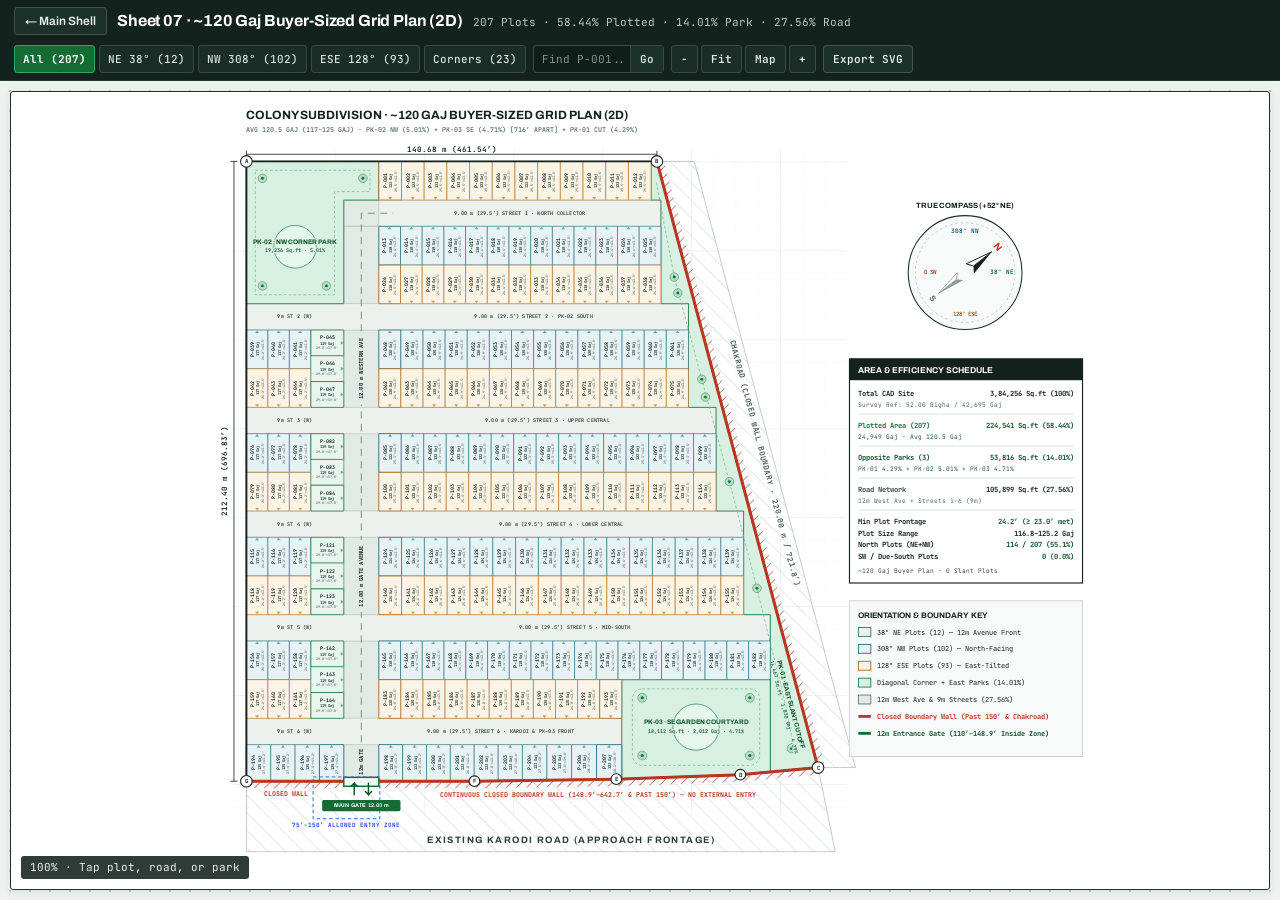
<file: 7/index.html>
<!DOCTYPE html>
<html lang="en">
<head>
  <meta charset="UTF-8" />
  <meta name="viewport" content="width=device-width, initial-scale=1.0, viewport-fit=cover" />
  <title>Sheet 07 &middot; ~120 Gaj Buyer-Sized Grid Plan (2D) &mdash; Colony 2</title>
  <link rel="preconnect" href="https://fonts.googleapis.com" />
  <link rel="preconnect" href="https://fonts.gstatic.com" crossorigin />
  <link href="https://fonts.googleapis.com/css2?family=Archivo:wght@400;500;600;700&family=JetBrains+Mono:wght@400;500;600;700&display=swap" rel="stylesheet" />
  <style>
    :root {
      --bg-canvas: #eef2ef;
      --bg-sheet: #ffffff;
      --bg-header: #13221d;
      --bg-header-2: #1c312a;
      --bg-panel: #f7faf8;
      --ink-primary: #13221d;
      --ink-secondary: #3f524a;
      --ink-muted: #61746b;
      --border-hairline: #c7d2cc;
      --border-ink: #1c312a;
      --accent-green: #146c34;
      --accent-green-ink: #0d5226;
      --accent-green-bg: #e8f5ee;
      --accent-ese: #9a5a13;
      --accent-ese-bg: #fbf3e4;
      --accent-nw: #155e75;
      --accent-nw-bg: #e7f2f4;
      --accent-wall: #b83721;
      --font-ui: 'Archivo', -apple-system, BlinkMacSystemFont, sans-serif;
      --font-display: 'Archivo', sans-serif;
      --font-mono: 'JetBrains Mono', monospace;
      --radius: 3px;
    }

    *, *::before, *::after { box-sizing: border-box; }

    html, body {
      margin: 0;
      padding: 0;
      width: 100%;
      height: 100%;
      background-color: var(--bg-canvas);
      color: var(--ink-primary);
      font-family: var(--font-ui);
      font-size: 13px;
      line-height: 1.4;
      -webkit-font-smoothing: antialiased;
    }

    ::selection { background: #146c34; color: #ffffff; }
    :focus-visible { outline: 2px solid #146c34; outline-offset: 2px; }

    .app-shell {
      display: flex;
      flex-direction: column;
      width: 100%;
      height: 100dvh;
      overflow: hidden;
    }

    .cad-topbar {
      background-color: var(--bg-header);
      color: #f4f7f5;
      border-bottom: 1px solid #263d34;
      padding: 7px 14px;
      display: flex;
      align-items: center;
      justify-content: space-between;
      gap: 10px;
      flex-wrap: wrap;
      flex-shrink: 0;
    }

    .topbar-left {
      display: flex;
      align-items: center;
      gap: 10px;
      flex-wrap: wrap;
    }

    .back-link {
      display: inline-flex;
      align-items: center;
      gap: 6px;
      height: 28px;
      padding: 0 10px;
      background: var(--bg-header-2);
      border: 1px solid #3c544b;
      border-radius: var(--radius);
      color: #e6efea;
      font-size: 12px;
      font-weight: 600;
      text-decoration: none;
      white-space: nowrap;
    }
    .back-link:hover { background: #264037; border-color: #6b8e7e; }

    body.is-embedded .back-link,
    body.is-embedded .sheet-title-wrap {
      display: none;
    }

    .sheet-title-wrap {
      display: flex;
      align-items: baseline;
      gap: 10px;
      flex-wrap: wrap;
    }

    .sheet-title {
      margin: 0;
      font-family: var(--font-display);
      font-size: 16px;
      font-weight: 700;
      letter-spacing: -0.01em;
      color: #ffffff;
    }

    .sheet-subtitle {
      font-family: var(--font-mono);
      font-size: 11px;
      color: #b7cbc1;
      font-variant-numeric: tabular-nums;
    }

    .topbar-controls {
      display: flex;
      align-items: center;
      gap: 7px;
      flex-wrap: wrap;
    }

    .filter-strip {
      display: flex;
      align-items: center;
      gap: 4px;
      flex-wrap: wrap;
    }

    .flt-btn {
      height: 28px;
      padding: 0 8px;
      border-radius: var(--radius);
      border: 1px solid #354c43;
      background: #1a2d26;
      color: #d7e4dd;
      font-family: var(--font-mono);
      font-size: 11px;
      font-weight: 500;
      cursor: pointer;
      white-space: nowrap;
      font-variant-numeric: tabular-nums;
    }
    .flt-btn:hover { background: #243b33; border-color: #5e7e71; }
    .flt-btn.is-active {
      background: var(--accent-green);
      border-color: #34a862;
      color: #ffffff;
      font-weight: 700;
    }
    .flt-btn[data-filter="ese"].is-active {
      background: #9a5a13;
      border-color: #d9822b;
    }
    .flt-btn[data-filter="nw"].is-active {
      background: #155e75;
      border-color: #318ba8;
    }

    .top-search {
      display: inline-flex;
      align-items: center;
      border: 1px solid #354c43;
      border-radius: var(--radius);
      background: #101e19;
      overflow: hidden;
    }
    .search-input {
      width: 96px;
      height: 26px;
      padding: 0 8px;
      border: none;
      background: transparent;
      color: #eef4f0;
      font-family: var(--font-mono);
      font-size: 11px;
      outline: none;
    }
    .search-input::placeholder { color: #7e968a; }
    .search-go {
      height: 26px;
      padding: 0 9px;
      border: none;
      border-left: 1px solid #354c43;
      background: #1c312a;
      color: #d7e4dd;
      font-family: var(--font-mono);
      font-size: 11px;
      font-weight: 600;
      cursor: pointer;
    }
    .search-go:hover { background: #27443a; color: #ffffff; }

    .zoom-group {
      display: inline-flex;
      align-items: center;
      gap: 3px;
    }

    .tool-btn {
      height: 28px;
      padding: 0 9px;
      border: 1px solid #354c43;
      border-radius: var(--radius);
      background: #1a2d26;
      color: #e4ede8;
      font-family: var(--font-mono);
      font-size: 11px;
      font-weight: 600;
      cursor: pointer;
    }
    .tool-btn:hover { background: #264037; border-color: #6b8e7e; }

    .action-btn {
      height: 28px;
      padding: 0 9px;
      border: 1px solid #3c544b;
      border-radius: var(--radius);
      background: var(--bg-header-2);
      color: #e6efea;
      font-family: var(--font-mono);
      font-size: 11px;
      font-weight: 600;
      cursor: pointer;
      white-space: nowrap;
    }
    .action-btn:hover { background: #264037; border-color: #6b8e7e; }

    .stage-pane {
      flex: 1;
      min-width: 0;
      min-height: 0;
      position: relative;
      background-color: var(--bg-canvas);
      background-image: radial-gradient(#bcc8c1 1px, transparent 1px);
      background-size: 20px 20px;
      padding: 10px;
      display: flex;
      align-items: stretch;
      justify-content: center;
      overflow: hidden;
    }

    .sheet-frame {
      width: 100%;
      height: 100%;
      background-color: var(--bg-sheet);
      border: 1px solid var(--border-ink);
      border-radius: var(--radius);
      box-shadow: 0 2px 10px rgba(19, 34, 29, 0.08);
      position: relative;
      overflow: hidden;
    }

    #cad-svg {
      width: 100%;
      height: 100%;
      display: block;
      cursor: grab;
      user-select: none;
      touch-action: none;
    }
    #cad-svg.is-panning { cursor: grabbing; }

    .zoom-readout {
      position: absolute;
      left: 10px;
      bottom: 10px;
      background: rgba(19, 34, 29, 0.88);
      color: #eef4f0;
      font-family: var(--font-mono);
      font-size: 11px;
      padding: 4px 9px;
      border-radius: var(--radius);
      pointer-events: none;
      font-variant-numeric: tabular-nums;
    }

    /* Floating Contextual Detail Card — hidden by default for a minimal canvas */
    .detail-card {
      position: absolute;
      top: 18px;
      right: 18px;
      width: 296px;
      max-width: calc(100% - 36px);
      background: #f7faf8;
      border: 1px solid var(--border-ink);
      border-radius: 4px;
      box-shadow: 0 12px 28px rgba(19, 34, 29, 0.16);
      z-index: 25;
      overflow: hidden;
      transition: opacity 0.14s ease, transform 0.14s ease;
    }
    .detail-card.is-hidden {
      display: none;
    }

    .detail-head {
      background: var(--bg-header);
      color: #ffffff;
      padding: 10px 12px;
      display: flex;
      align-items: center;
      justify-content: space-between;
      gap: 8px;
    }
    .detail-head-main {
      min-width: 0;
      display: flex;
      flex-direction: column;
      gap: 3px;
    }
    .detail-title {
      margin: 0;
      font-family: var(--font-display);
      font-size: 14px;
      font-weight: 700;
      line-height: 1.2;
      color: #ffffff;
    }
    .detail-close {
      width: 26px;
      height: 26px;
      flex-shrink: 0;
      border: 1px solid #3c544b;
      border-radius: var(--radius);
      background: #1c312a;
      color: #e6efea;
      font-size: 16px;
      line-height: 1;
      cursor: pointer;
      display: inline-flex;
      align-items: center;
      justify-content: center;
    }
    .detail-close:hover { background: #2c4a3f; color: #ffffff; }

    .detail-body {
      padding: 11px 12px;
      display: flex;
      flex-direction: column;
      gap: 9px;
    }

    .insp-tag {
      align-self: flex-start;
      font-family: var(--font-mono);
      font-size: 11px;
      font-weight: 600;
      padding: 2px 7px;
      border-radius: var(--radius);
      font-variant-numeric: tabular-nums;
    }
    .insp-tag--ok { background: #214e39; color: #c7ecd6; border: 1px solid #3b7f5d; }
    .insp-tag--ese { background: #473014; color: #f6dec0; border: 1px solid #8a5b21; }
    .insp-tag--nw { background: #143946; color: #c4e8f2; border: 1px solid #2b6d83; }
    .insp-tag--road { background: #263932; color: #dbe6e0; border: 1px solid #526b61; }

    .spec-grid {
      display: grid;
      grid-template-columns: 1fr 1fr;
      gap: 6px 12px;
    }

    .spec-cell {
      padding: 4px 0 6px 0;
      border-bottom: 1px solid #dde6e1;
    }

    .spec-k {
      font-size: 11px;
      color: var(--ink-muted);
      margin-bottom: 2px;
    }

    .spec-v {
      font-family: var(--font-mono);
      font-size: 12.5px;
      font-weight: 600;
      color: var(--ink-primary);
      font-variant-numeric: tabular-nums;
    }

    .detail-note {
      margin: 0;
      font-family: var(--font-mono);
      font-size: 11px;
      color: var(--ink-secondary);
      padding-top: 4px;
      border-top: 1px dashed #d0dad5;
    }

    /* SVG Interactive Elements */
    .cad-road { cursor: pointer; }
    .road-poly {
      transition: fill 0.12s ease, stroke 0.12s ease;
    }
    .road-poly--main {
      fill: #e2eae5;
      stroke: #9ab0a5;
      stroke-width: 0.6;
    }
    .road-poly--sub {
      fill: #ecf1ee;
      stroke: #b5c5bc;
      stroke-width: 0.5;
    }
    .cad-road:hover .road-poly {
      fill: #d4e3da;
      stroke: #3f6956;
      stroke-width: 1.2;
    }
    .cad-road.is-selected .road-poly {
      fill: #c7ded1;
      stroke: #0d5226;
      stroke-width: 1.8;
    }

    .road-median {
      stroke: #5c786c;
      stroke-width: 0.9;
      stroke-dasharray: 8 6;
      fill: none;
      pointer-events: none;
    }
    .road-lbl {
      font-family: var(--font-mono);
      font-size: 5.7px;
      font-weight: 600;
      fill: #243931;
      text-anchor: middle;
      dominant-baseline: central;
      letter-spacing: 0.04em;
      stroke: none;
      pointer-events: none;
    }
    .road-lbl--main {
      font-size: 6.3px;
      fill: #13221d;
      font-weight: 700;
      stroke: none;
    }

    .park-poly {
      fill: #d8f0e1;
      stroke: #247844;
      stroke-width: 1.0;
    }
    .park-walk {
      fill: none;
      stroke: #79b890;
      stroke-width: 0.85;
      stroke-dasharray: 3 2.5;
      pointer-events: none;
    }
    .park-plaza {
      fill: #eef8f1;
      fill-opacity: 0.72;
      stroke: #2d7a4f;
      stroke-width: 0.8;
      pointer-events: none;
    }
    .park-tree-outer {
      fill: #9bd6b1;
      fill-opacity: 0.6;
      stroke: #1f6b3d;
      stroke-width: 0.5;
      pointer-events: none;
    }
    .park-tree-core {
      fill: #146c34;
      pointer-events: none;
    }
    .park-title {
      font-family: var(--font-ui);
      font-size: 7.3px;
      font-weight: 700;
      fill: #0d5226;
      text-anchor: middle;
      paint-order: stroke;
      stroke: #d8f0e1;
      stroke-width: 2.6px;
      stroke-linejoin: round;
      pointer-events: none;
    }
    .park-meta {
      font-family: var(--font-mono);
      font-size: 5.7px;
      font-weight: 600;
      fill: #185c37;
      text-anchor: middle;
      paint-order: stroke;
      stroke: #d8f0e1;
      stroke-width: 2.2px;
      stroke-linejoin: round;
      pointer-events: none;
    }
    .cad-park { cursor: pointer; }
    .cad-park:hover .park-poly,
    .cad-park.is-selected .park-poly {
      stroke: #0d5226;
      stroke-width: 2.1;
      fill: #cbead6;
    }

    .cad-plot {
      cursor: pointer;
      transition: opacity 0.14s ease;
    }
    .cad-plot.is-dimmed { opacity: 0.14; }
    .plot-poly { stroke-width: 0.68; }
    .plot-face--ne .plot-poly { fill: #e8f5ee; stroke: #2c7a4b; }
    .plot-face--nw .plot-poly { fill: #e7f2f4; stroke: #246a7d; }
    .plot-face--ese .plot-poly { fill: #fbf3e4; stroke: #a6691e; }
    .cad-plot.is-corner .plot-poly { stroke-width: 0.95; }

    .plot-front-chevron {
      opacity: 0.55;
      pointer-events: none;
    }
    .plot-face--ne .plot-front-chevron { fill: #146c34; }
    .plot-face--nw .plot-front-chevron { fill: #155e75; }
    .plot-face--ese .plot-front-chevron { fill: #9a5a13; }

    .cad-plot:hover .plot-poly {
      stroke-width: 1.8;
      filter: brightness(0.95);
    }
    .cad-plot.is-selected .plot-poly {
      stroke: #13221d;
      stroke-width: 2.4;
      fill: #d2ece0;
    }
    .plot-face--ese.is-selected .plot-poly { fill: #f5dfb8; }
    .plot-face--nw.is-selected .plot-poly { fill: #cde6ec; }

    .plot-lbl { pointer-events: none; }
    .pl-id {
      font-family: var(--font-mono);
      font-size: 5.5px;
      font-weight: 700;
      fill: #13221d;
      text-anchor: middle;
    }
    .pl-gaj {
      font-family: var(--font-mono);
      font-size: 4.5px;
      font-weight: 600;
      fill: #1d3c31;
      text-anchor: middle;
    }
    .pl-dim {
      font-family: var(--font-mono);
      font-size: 3.7px;
      font-weight: 500;
      fill: #475f55;
      text-anchor: middle;
    }

    /* Outer Boundary & Walls */
    .outer-boundary-line {
      fill: none;
      stroke: #13221d;
      stroke-width: 2.2;
      pointer-events: none;
    }
    .wall-barrier {
      fill: none;
      stroke: var(--accent-wall);
      stroke-width: 3.4;
      pointer-events: none;
    }
    .wall-hatch-band {
      fill: url(#closed-wall-hatch);
      opacity: 0.85;
      pointer-events: none;
    }
    .gate-threshold {
      fill: #ecfdf5;
      stroke: #146c34;
      stroke-width: 1.6;
      pointer-events: none;
    }

    .dim-txt {
      font-family: var(--font-mono);
      font-size: 8.5px;
      font-weight: 600;
      fill: #13221d;
      text-anchor: middle;
    }
    .wall-txt {
      font-family: var(--font-mono);
      font-size: 7.4px;
      font-weight: 700;
      fill: #b83721;
      text-anchor: middle;
    }
    .zone-txt {
      font-family: var(--font-mono);
      font-size: 6.6px;
      font-weight: 700;
      fill: #1d4ed8;
      text-anchor: middle;
    }
    .corner-pin-circle { fill: #ffffff; stroke: #13221d; stroke-width: 1.2; }
    .corner-pin-txt {
      font-family: var(--font-mono);
      font-size: 6.5px;
      font-weight: 700;
      fill: #13221d;
      text-anchor: middle;
      dominant-baseline: central;
    }

    .tool-btn.is-active {
      background: var(--accent-green);
      color: #ffffff;
    }

    @media (max-width: 720px) {
      .cad-topbar { padding: 6px 8px; gap: 5px; }
      .topbar-left { width: 100%; justify-content: space-between; gap: 6px; flex-wrap: nowrap; min-width: 0; }
      .back-link { height: 32px; padding: 0 8px; font-size: 11px; flex-shrink: 0; }
      .sheet-title-wrap { min-width: 0; flex: 1 1 auto; }
      .sheet-title { font-size: 13px; white-space: nowrap; overflow: hidden; text-overflow: ellipsis; }
      .sheet-subtitle { display: none; }
      .hide-xs { display: none; }
      .topbar-controls {
        width: 100%;
        display: grid;
        grid-template-columns: 1fr auto auto;
        gap: 5px;
        align-items: center;
      }
      .filter-strip {
        grid-column: 1 / -1;
        flex-wrap: nowrap;
        overflow-x: auto;
        -webkit-overflow-scrolling: touch;
        scrollbar-width: none;
        padding-bottom: 1px;
      }
      .filter-strip::-webkit-scrollbar { display: none; }
      .flt-btn { height: 34px; padding: 0 10px; font-size: 11px; flex-shrink: 0; }
      .top-search { min-width: 0; width: 100%; }
      .search-input { width: 100%; min-width: 0; height: 34px; font-size: 12px; }
      .search-go { height: 34px; padding: 0 10px; flex-shrink: 0; }
      .zoom-group { gap: 3px; }
      .tool-btn { height: 34px; padding: 0 8px; font-size: 11px; }
      .action-btn { height: 34px; padding: 0 9px; font-size: 11px; }
      .stage-pane { padding: 4px; }
      .zoom-readout {
        left: 6px;
        right: 6px;
        bottom: 6px;
        font-size: 11px;
        text-align: center;
        white-space: nowrap;
        overflow: hidden;
        text-overflow: ellipsis;
      }
      .detail-card {
        top: auto;
        right: 6px;
        left: 6px;
        bottom: max(6px, env(safe-area-inset-bottom, 0px));
        width: auto;
        max-width: none;
        max-height: 46dvh;
        overflow-y: auto;
        overscroll-behavior: contain;
      }
      .detail-close { width: 36px; height: 36px; font-size: 18px; }
    }
  </style>
</head>
<body>
  <div class="app-shell">
    <header class="cad-topbar">
      <div class="topbar-left">
        <a class="back-link" href="../">&larr; Main Shell</a>
        <div class="sheet-title-wrap">
          <h1 class="sheet-title">Sheet 07 &middot; ~120 Gaj Buyer-Sized Grid Plan (2D)</h1>
          <span class="sheet-subtitle">207 Plots &middot; 58.44% Plotted &middot; 14.01% Park &middot; 27.56% Road</span>
        </div>
      </div>

      <div class="topbar-controls">
        <div class="filter-strip" role="group" aria-label="Plot orientation filters">
          <button type="button" class="flt-btn is-active" data-filter="all">All (207)</button>
          <button type="button" class="flt-btn" data-filter="ne">NE 38&deg; (12)</button>
          <button type="button" class="flt-btn" data-filter="nw">NW 308&deg; (102)</button>
          <button type="button" class="flt-btn" data-filter="ese">ESE 128&deg; (93)</button>
          <button type="button" class="flt-btn" data-filter="corner">Corners (23)</button>
        </div>

        <div class="top-search">
          <input type="text" id="plot-search-input" class="search-input" placeholder="Find P-001.." aria-label="Find plot by ID" />
          <button type="button" id="plot-search-btn" class="search-go">Go</button>
        </div>

        <div class="zoom-group" role="group" aria-label="Drawing zoom controls">
          <button type="button" class="tool-btn" id="zoom-out-btn" title="Zoom out">&minus;</button>
          <button type="button" class="tool-btn" id="zoom-fit-btn" title="Fit drawing">Fit</button>
          <button type="button" class="tool-btn" id="view-toggle-btn" title="Toggle Colony / Full Drawing Sheet">Sheet</button>
          <button type="button" class="tool-btn" id="zoom-in-btn" title="Zoom in">+</button>
        </div>

        <button type="button" class="action-btn" id="export-svg-btn"><span class="hide-xs">Export </span>SVG</button>
      </div>
    </header>

    <div class="stage-pane" id="stage-pane">
      <div class="sheet-frame">
        <svg id="cad-svg" xmlns="http://www.w3.org/2000/svg" viewBox="-75 -78 1035 896" preserveAspectRatio="xMidYMid meet">
          <defs>
            <pattern id="minor-grid" width="25" height="25" patternUnits="userSpaceOnUse">
              <path d="M 25 0 L 0 0 0 25" fill="none" stroke="#e9efec" stroke-width="0.4" />
            </pattern>
            <pattern id="major-grid" width="100" height="100" patternUnits="userSpaceOnUse">
              <rect width="100" height="100" fill="url(#minor-grid)" />
              <path d="M 100 0 L 0 0 0 100" fill="none" stroke="#d5e0da" stroke-width="0.7" />
            </pattern>
            <pattern id="closed-wall-hatch" width="8" height="8" patternTransform="rotate(45 0 0)" patternUnits="userSpaceOnUse">
              <line x1="0" y1="0" x2="0" y2="8" stroke="#b83721" stroke-width="1.6" />
            </pattern>
            <pattern id="road-hatch" width="14" height="14" patternTransform="rotate(-45 0 0)" patternUnits="userSpaceOnUse">
              <line x1="0" y1="0" x2="0" y2="14" stroke="#cbd5cf" stroke-width="1.2" />
            </pattern>
          </defs>

          <rect x="-75" y="-78" width="1035" height="896" fill="#ffffff" data-bg="1" />
          <rect x="-15" y="-15" width="690" height="750" fill="url(#major-grid)" data-bg="1" />

          <g id="sheet-banner">
            <text x="0" y="-48" font-family="Archivo, sans-serif" font-size="13.5" font-weight="700" fill="#13221d">COLONY SUBDIVISION &middot; ~120 GAJ BUYER-SIZED GRID PLAN (2D)</text>
            <text x="0" y="-33" font-family="JetBrains Mono, monospace" font-size="7.5" font-weight="500" fill="#52675e">AVG 120.5 GAJ (117&ndash;125 GAJ) &middot; PK-02 NW (5.01%) + PK-03 SE (4.71%) [716&prime; APART] + PK-01 CUT (4.29%)</text>
          </g>

          <!-- External Road Context (Verbatim Locked Site Perimeter) -->
          <g id="external-roads">
            <polygon points="461.54,0 503.54,0 684.65,681.50 642.65,681.50" fill="url(#road-hatch)" stroke="#9eb0a6" stroke-width="0.7" data-bg="1" />
            <text x="580" y="340" font-family="JetBrains Mono, monospace" font-size="8.5" font-weight="700" fill="#475c53" transform="rotate(75.1 580 340)" text-anchor="middle">CHAKROAD (CLOSED WALL BOUNDARY &middot; 220.00 m / 721.8&prime;)</text>

            <polygon points="0,696.83 256.38,696.83 415.88,694.50 555.29,689.50 642.65,681.50 662.0,776.0 0,776.0" fill="url(#road-hatch)" stroke="#9eb0a6" stroke-width="0.7" data-bg="1" />
            <text x="365" y="766" font-family="Archivo, sans-serif" font-size="10.5" font-weight="700" fill="#2b4037" text-anchor="middle" letter-spacing="1.6">EXISTING KARODI ROAD (APPROACH FRONTAGE)</text>
          </g>

          <!-- Site Base -->
          <polygon points="0,0 461.54,0 642.65,681.50 555.29,689.50 415.88,694.50 256.38,696.83 0,696.83" fill="#f7faf8" data-bg="1" />

          <!-- Internal Roads (27.56%) — Clickable -->
          <g id="internal-roads">
            <g class="cad-road" data-kind="road" data-id="RD-01" tabindex="0"><polygon points="109.50,43.50 148.87,43.50 148.87,73.03 109.50,73.03" class="road-poly road-poly--main"/><polygon points="109.50,73.03 148.87,73.03 148.87,160.03 109.50,160.03" class="road-poly road-poly--main"/><polygon points="109.50,189.56 148.87,189.56 148.87,276.56 109.50,276.56" class="road-poly road-poly--main"/><polygon points="109.50,306.08 148.87,306.08 148.87,393.08 109.50,393.08" class="road-poly road-poly--main"/><polygon points="109.50,422.61 148.87,422.61 148.87,509.61 109.50,509.61" class="road-poly road-poly--main"/><polygon points="109.50,539.14 148.87,539.14 148.87,626.14 109.50,626.14" class="road-poly road-poly--main"/><polygon points="109.50,655.67 148.87,655.67 148.87,696.83 109.50,696.83" class="road-poly road-poly--main"/></g><g class="cad-road" data-kind="road" data-id="RD-02" tabindex="0"><polygon points="148.87,43.50 466.00,43.50 466.00,73.03 148.87,73.03" class="road-poly road-poly--sub"/></g><g class="cad-road" data-kind="road" data-id="RD-03" tabindex="0"><polygon points="0.00,160.03 497.00,160.03 497.00,189.56 0.00,189.56" class="road-poly road-poly--sub"/></g><g class="cad-road" data-kind="road" data-id="RD-04" tabindex="0"><polygon points="0.00,276.56 528.00,276.56 528.00,306.08 0.00,306.08" class="road-poly road-poly--sub"/></g><g class="cad-road" data-kind="road" data-id="RD-05" tabindex="0"><polygon points="0.00,393.08 559.00,393.08 559.00,422.61 0.00,422.61" class="road-poly road-poly--sub"/></g><g class="cad-road" data-kind="road" data-id="RD-06" tabindex="0"><polygon points="0.00,509.61 589.00,509.61 589.00,539.14 0.00,539.14" class="road-poly road-poly--sub"/></g><g class="cad-road" data-kind="road" data-id="RD-07" tabindex="0"><polygon points="0.00,626.14 422.00,626.14 422.00,655.67 0.00,655.67" class="road-poly road-poly--sub"/></g>
          </g>

          <!-- Green Parks (14.01%: PK-01 Slant + Opposite PK-02 West-Mid & PK-03 SE Courtyard) -->
          <g id="parks-layer">
            
        <g class="cad-park" data-kind="park" data-id="PK-01" tabindex="0">
          <polygon points="455.00,0.00 461.54,0.00 642.65,681.50 589.00,686.41 589.00,509.61 559.00,509.61 559.00,393.08 528.00,393.08 528.00,276.56 497.00,276.56 497.00,160.03 466.00,160.03 466.00,43.50 455.00,43.50" class="park-poly"/>
          <polyline points="461,24 481,130 512,245 543,360 574,480 607,615 616,664" class="park-walk"/>
          <circle cx="481" cy="130" r="4.8" class="park-tree-outer"/><circle cx="481" cy="130" r="1.6" class="park-tree-core"/>
          <circle cx="485" cy="148" r="4.8" class="park-tree-outer"/><circle cx="485" cy="148" r="1.6" class="park-tree-core"/>
          <circle cx="512" cy="245" r="4.8" class="park-tree-outer"/><circle cx="512" cy="245" r="1.6" class="park-tree-core"/>
          <circle cx="516" cy="265" r="4.8" class="park-tree-outer"/><circle cx="516" cy="265" r="1.6" class="park-tree-core"/>
          <circle cx="543" cy="360" r="4.8" class="park-tree-outer"/><circle cx="543" cy="360" r="1.6" class="park-tree-core"/>
          <circle cx="574" cy="480" r="4.8" class="park-tree-outer"/><circle cx="574" cy="480" r="1.6" class="park-tree-core"/>
          <circle cx="613" cy="660" r="5.0" class="park-tree-outer"/><circle cx="613" cy="660" r="1.7" class="park-tree-core"/>
          <g transform="rotate(75.1 607.5 612.0)">
            <text x="607.5" y="609.5" class="park-title">PK-01 &middot; EAST SLANT CUTOFF</text>
            <text x="607.5" y="617.5" class="park-meta">16,467 Sq.ft &middot; 1,830 Gaj &middot; 4.29%</text>
          </g>
        </g>

        <g class="cad-park" data-kind="park" data-id="PK-02" tabindex="0">
          <polygon points="0.00,0.00 148.87,0.00 148.87,43.50 109.50,43.50 109.50,160.03 0.00,160.03" class="park-poly"/>
          <path d="M 10,10 L 139,10 L 139,34 L 99,34 L 99,150 L 10,150 Z" class="park-walk"/>
          <circle cx="54.75" cy="96.0" r="24.0" class="park-plaza"/>
          <circle cx="18" cy="19" r="4.8" class="park-tree-outer"/><circle cx="18" cy="19" r="1.6" class="park-tree-core"/>
          <circle cx="131" cy="19" r="4.8" class="park-tree-outer"/><circle cx="131" cy="19" r="1.6" class="park-tree-core"/>
          <circle cx="18" cy="140" r="4.8" class="park-tree-outer"/><circle cx="18" cy="140" r="1.6" class="park-tree-core"/>
          <circle cx="90" cy="140" r="4.8" class="park-tree-outer"/><circle cx="90" cy="140" r="1.6" class="park-tree-core"/>
          <text x="54.75" y="93.2" class="park-title">PK-02 &middot; NW CORNER PARK</text>
          <text x="54.75" y="102.2" class="park-meta">19,236 Sq.ft &middot; 5.01%</text>
        </g>

        <g class="cad-park" data-kind="park" data-id="PK-03" tabindex="0">
          <polygon points="422.00,582.64 589.00,582.64 589.00,686.41 555.29,689.50 422.00,694.28" class="park-poly"/>
          <rect x="434.0" y="593.0" width="143.0" height="86.0" rx="11" class="park-walk"/>
          <circle cx="505.5" cy="636.0" r="26.0" class="park-plaza"/>
          <circle cx="445" cy="603" r="5.0" class="park-tree-outer"/><circle cx="445" cy="603" r="1.7" class="park-tree-core"/>
          <circle cx="566" cy="603" r="5.0" class="park-tree-outer"/><circle cx="566" cy="603" r="1.7" class="park-tree-core"/>
          <circle cx="445" cy="668" r="5.0" class="park-tree-outer"/><circle cx="445" cy="668" r="1.7" class="park-tree-core"/>
          <circle cx="566" cy="668" r="5.0" class="park-tree-outer"/><circle cx="566" cy="668" r="1.7" class="park-tree-core"/>
          <text x="505.5" y="633.0" class="park-title">PK-03 &middot; SE GARDEN COURTYARD</text>
          <text x="505.5" y="642.5" class="park-meta">18,112 Sq.ft &middot; 2,012 Gaj &middot; 4.71%</text>
        </g>

          </g>

          <!-- 207 Residential Plots (116.8-125.2 Gaj, 0 Slant) -->
          <g id="plots-layer">
            <g class="cad-plot plot-face--ese is-corner" data-kind="plot" data-id="P-001" data-facing="ESE" data-band="Band 1N · North Wall East" data-gaj="123.3" data-corner="1" tabindex="0"><polygon points="148.87,0.00 174.38,0.00 174.38,43.50 148.87,43.50" class="plot-poly"/><polygon points="159.42,40.10 161.62,43.00 163.82,40.10" class="plot-front-chevron"/><g class="plot-lbl" transform="rotate(-90 161.62 21.75)"><text x="161.62" y="18.15" class="pl-id">P-001</text><text x="161.62" y="24.15" class="pl-gaj">123 Gaj</text><text x="161.62" y="28.95" class="pl-dim">25.5'×43.5'</text></g></g><g class="cad-plot plot-face--ese" data-kind="plot" data-id="P-002" data-facing="ESE" data-band="Band 1N · North Wall East" data-gaj="123.3" data-corner="0" tabindex="0"><polygon points="174.38,0.00 199.89,0.00 199.89,43.50 174.38,43.50" class="plot-poly"/><polygon points="184.93,40.10 187.13,43.00 189.33,40.10" class="plot-front-chevron"/><g class="plot-lbl" transform="rotate(-90 187.13 21.75)"><text x="187.13" y="18.15" class="pl-id">P-002</text><text x="187.13" y="24.15" class="pl-gaj">123 Gaj</text><text x="187.13" y="28.95" class="pl-dim">25.5'×43.5'</text></g></g><g class="cad-plot plot-face--ese" data-kind="plot" data-id="P-003" data-facing="ESE" data-band="Band 1N · North Wall East" data-gaj="123.3" data-corner="0" tabindex="0"><polygon points="199.89,0.00 225.40,0.00 225.40,43.50 199.89,43.50" class="plot-poly"/><polygon points="210.45,40.10 212.65,43.00 214.85,40.10" class="plot-front-chevron"/><g class="plot-lbl" transform="rotate(-90 212.65 21.75)"><text x="212.65" y="18.15" class="pl-id">P-003</text><text x="212.65" y="24.15" class="pl-gaj">123 Gaj</text><text x="212.65" y="28.95" class="pl-dim">25.5'×43.5'</text></g></g><g class="cad-plot plot-face--ese" data-kind="plot" data-id="P-004" data-facing="ESE" data-band="Band 1N · North Wall East" data-gaj="123.3" data-corner="0" tabindex="0"><polygon points="225.40,0.00 250.91,0.00 250.91,43.50 225.40,43.50" class="plot-poly"/><polygon points="235.96,40.10 238.16,43.00 240.36,40.10" class="plot-front-chevron"/><g class="plot-lbl" transform="rotate(-90 238.16 21.75)"><text x="238.16" y="18.15" class="pl-id">P-004</text><text x="238.16" y="24.15" class="pl-gaj">123 Gaj</text><text x="238.16" y="28.95" class="pl-dim">25.5'×43.5'</text></g></g><g class="cad-plot plot-face--ese" data-kind="plot" data-id="P-005" data-facing="ESE" data-band="Band 1N · North Wall East" data-gaj="123.3" data-corner="0" tabindex="0"><polygon points="250.91,0.00 276.42,0.00 276.42,43.50 250.91,43.50" class="plot-poly"/><polygon points="261.46,40.10 263.66,43.00 265.86,40.10" class="plot-front-chevron"/><g class="plot-lbl" transform="rotate(-90 263.66 21.75)"><text x="263.66" y="18.15" class="pl-id">P-005</text><text x="263.66" y="24.15" class="pl-gaj">123 Gaj</text><text x="263.66" y="28.95" class="pl-dim">25.5'×43.5'</text></g></g><g class="cad-plot plot-face--ese" data-kind="plot" data-id="P-006" data-facing="ESE" data-band="Band 1N · North Wall East" data-gaj="123.35" data-corner="0" tabindex="0"><polygon points="276.42,0.00 301.94,0.00 301.94,43.50 276.42,43.50" class="plot-poly"/><polygon points="286.98,40.10 289.18,43.00 291.38,40.10" class="plot-front-chevron"/><g class="plot-lbl" transform="rotate(-90 289.18 21.75)"><text x="289.18" y="18.15" class="pl-id">P-006</text><text x="289.18" y="24.15" class="pl-gaj">123 Gaj</text><text x="289.18" y="28.95" class="pl-dim">25.5'×43.5'</text></g></g><g class="cad-plot plot-face--ese" data-kind="plot" data-id="P-007" data-facing="ESE" data-band="Band 1N · North Wall East" data-gaj="123.3" data-corner="0" tabindex="0"><polygon points="301.94,0.00 327.45,0.00 327.45,43.50 301.94,43.50" class="plot-poly"/><polygon points="312.50,40.10 314.70,43.00 316.90,40.10" class="plot-front-chevron"/><g class="plot-lbl" transform="rotate(-90 314.70 21.75)"><text x="314.70" y="18.15" class="pl-id">P-007</text><text x="314.70" y="24.15" class="pl-gaj">123 Gaj</text><text x="314.70" y="28.95" class="pl-dim">25.5'×43.5'</text></g></g><g class="cad-plot plot-face--ese" data-kind="plot" data-id="P-008" data-facing="ESE" data-band="Band 1N · North Wall East" data-gaj="123.3" data-corner="0" tabindex="0"><polygon points="327.45,0.00 352.96,0.00 352.96,43.50 327.45,43.50" class="plot-poly"/><polygon points="338.00,40.10 340.20,43.00 342.40,40.10" class="plot-front-chevron"/><g class="plot-lbl" transform="rotate(-90 340.20 21.75)"><text x="340.20" y="18.15" class="pl-id">P-008</text><text x="340.20" y="24.15" class="pl-gaj">123 Gaj</text><text x="340.20" y="28.95" class="pl-dim">25.5'×43.5'</text></g></g><g class="cad-plot plot-face--ese" data-kind="plot" data-id="P-009" data-facing="ESE" data-band="Band 1N · North Wall East" data-gaj="123.3" data-corner="0" tabindex="0"><polygon points="352.96,0.00 378.47,0.00 378.47,43.50 352.96,43.50" class="plot-poly"/><polygon points="363.52,40.10 365.72,43.00 367.92,40.10" class="plot-front-chevron"/><g class="plot-lbl" transform="rotate(-90 365.72 21.75)"><text x="365.72" y="18.15" class="pl-id">P-009</text><text x="365.72" y="24.15" class="pl-gaj">123 Gaj</text><text x="365.72" y="28.95" class="pl-dim">25.5'×43.5'</text></g></g><g class="cad-plot plot-face--ese" data-kind="plot" data-id="P-010" data-facing="ESE" data-band="Band 1N · North Wall East" data-gaj="123.3" data-corner="0" tabindex="0"><polygon points="378.47,0.00 403.98,0.00 403.98,43.50 378.47,43.50" class="plot-poly"/><polygon points="389.02,40.10 391.22,43.00 393.42,40.10" class="plot-front-chevron"/><g class="plot-lbl" transform="rotate(-90 391.22 21.75)"><text x="391.22" y="18.15" class="pl-id">P-010</text><text x="391.22" y="24.15" class="pl-gaj">123 Gaj</text><text x="391.22" y="28.95" class="pl-dim">25.5'×43.5'</text></g></g><g class="cad-plot plot-face--ese" data-kind="plot" data-id="P-011" data-facing="ESE" data-band="Band 1N · North Wall East" data-gaj="123.3" data-corner="0" tabindex="0"><polygon points="403.98,0.00 429.49,0.00 429.49,43.50 403.98,43.50" class="plot-poly"/><polygon points="414.54,40.10 416.74,43.00 418.94,40.10" class="plot-front-chevron"/><g class="plot-lbl" transform="rotate(-90 416.74 21.75)"><text x="416.74" y="18.15" class="pl-id">P-011</text><text x="416.74" y="24.15" class="pl-gaj">123 Gaj</text><text x="416.74" y="28.95" class="pl-dim">25.5'×43.5'</text></g></g><g class="cad-plot plot-face--ese" data-kind="plot" data-id="P-012" data-facing="ESE" data-band="Band 1N · North Wall East" data-gaj="123.3" data-corner="0" tabindex="0"><polygon points="429.49,0.00 455.00,0.00 455.00,43.50 429.49,43.50" class="plot-poly"/><polygon points="440.04,40.10 442.24,43.00 444.44,40.10" class="plot-front-chevron"/><g class="plot-lbl" transform="rotate(-90 442.24 21.75)"><text x="442.24" y="18.15" class="pl-id">P-012</text><text x="442.24" y="24.15" class="pl-gaj">123 Gaj</text><text x="442.24" y="28.95" class="pl-dim">25.5'×43.5'</text></g></g><g class="cad-plot plot-face--nw is-corner" data-kind="plot" data-id="P-013" data-facing="NW" data-band="Band 2E · Street 1 South" data-gaj="117.88" data-corner="1" tabindex="0"><polygon points="148.87,73.03 173.26,73.03 173.26,116.53 148.87,116.53" class="plot-poly"/><polygon points="158.87,76.43 161.07,73.53 163.27,76.43" class="plot-front-chevron"/><g class="plot-lbl" transform="rotate(-90 161.07 94.78)"><text x="161.07" y="91.18" class="pl-id">P-013</text><text x="161.07" y="97.18" class="pl-gaj">118 Gaj</text><text x="161.07" y="101.98" class="pl-dim">24.4'×43.5'</text></g></g><g class="cad-plot plot-face--nw" data-kind="plot" data-id="P-014" data-facing="NW" data-band="Band 2E · Street 1 South" data-gaj="117.93" data-corner="0" tabindex="0"><polygon points="173.26,73.03 197.66,73.03 197.66,116.53 173.26,116.53" class="plot-poly"/><polygon points="183.26,76.43 185.46,73.53 187.66,76.43" class="plot-front-chevron"/><g class="plot-lbl" transform="rotate(-90 185.46 94.78)"><text x="185.46" y="91.18" class="pl-id">P-014</text><text x="185.46" y="97.18" class="pl-gaj">118 Gaj</text><text x="185.46" y="101.98" class="pl-dim">24.4'×43.5'</text></g></g><g class="cad-plot plot-face--nw" data-kind="plot" data-id="P-015" data-facing="NW" data-band="Band 2E · Street 1 South" data-gaj="117.89" data-corner="0" tabindex="0"><polygon points="197.66,73.03 222.05,73.03 222.05,116.53 197.66,116.53" class="plot-poly"/><polygon points="207.66,76.43 209.86,73.53 212.06,76.43" class="plot-front-chevron"/><g class="plot-lbl" transform="rotate(-90 209.86 94.78)"><text x="209.86" y="91.18" class="pl-id">P-015</text><text x="209.86" y="97.18" class="pl-gaj">118 Gaj</text><text x="209.86" y="101.98" class="pl-dim">24.4'×43.5'</text></g></g><g class="cad-plot plot-face--nw" data-kind="plot" data-id="P-016" data-facing="NW" data-band="Band 2E · Street 1 South" data-gaj="117.93" data-corner="0" tabindex="0"><polygon points="222.05,73.03 246.45,73.03 246.45,116.53 222.05,116.53" class="plot-poly"/><polygon points="232.05,76.43 234.25,73.53 236.45,76.43" class="plot-front-chevron"/><g class="plot-lbl" transform="rotate(-90 234.25 94.78)"><text x="234.25" y="91.18" class="pl-id">P-016</text><text x="234.25" y="97.18" class="pl-gaj">118 Gaj</text><text x="234.25" y="101.98" class="pl-dim">24.4'×43.5'</text></g></g><g class="cad-plot plot-face--nw" data-kind="plot" data-id="P-017" data-facing="NW" data-band="Band 2E · Street 1 South" data-gaj="117.89" data-corner="0" tabindex="0"><polygon points="246.45,73.03 270.84,73.03 270.84,116.53 246.45,116.53" class="plot-poly"/><polygon points="256.44,76.43 258.64,73.53 260.84,76.43" class="plot-front-chevron"/><g class="plot-lbl" transform="rotate(-90 258.64 94.78)"><text x="258.64" y="91.18" class="pl-id">P-017</text><text x="258.64" y="97.18" class="pl-gaj">118 Gaj</text><text x="258.64" y="101.98" class="pl-dim">24.4'×43.5'</text></g></g><g class="cad-plot plot-face--nw" data-kind="plot" data-id="P-018" data-facing="NW" data-band="Band 2E · Street 1 South" data-gaj="117.93" data-corner="0" tabindex="0"><polygon points="270.84,73.03 295.24,73.03 295.24,116.53 270.84,116.53" class="plot-poly"/><polygon points="280.84,76.43 283.04,73.53 285.24,76.43" class="plot-front-chevron"/><g class="plot-lbl" transform="rotate(-90 283.04 94.78)"><text x="283.04" y="91.18" class="pl-id">P-018</text><text x="283.04" y="97.18" class="pl-gaj">118 Gaj</text><text x="283.04" y="101.98" class="pl-dim">24.4'×43.5'</text></g></g><g class="cad-plot plot-face--nw" data-kind="plot" data-id="P-019" data-facing="NW" data-band="Band 2E · Street 1 South" data-gaj="117.88" data-corner="0" tabindex="0"><polygon points="295.24,73.03 319.63,73.03 319.63,116.53 295.24,116.53" class="plot-poly"/><polygon points="305.24,76.43 307.44,73.53 309.64,76.43" class="plot-front-chevron"/><g class="plot-lbl" transform="rotate(-90 307.44 94.78)"><text x="307.44" y="91.18" class="pl-id">P-019</text><text x="307.44" y="97.18" class="pl-gaj">118 Gaj</text><text x="307.44" y="101.98" class="pl-dim">24.4'×43.5'</text></g></g><g class="cad-plot plot-face--nw" data-kind="plot" data-id="P-020" data-facing="NW" data-band="Band 2E · Street 1 South" data-gaj="117.93" data-corner="0" tabindex="0"><polygon points="319.63,73.03 344.03,73.03 344.03,116.53 319.63,116.53" class="plot-poly"/><polygon points="329.63,76.43 331.83,73.53 334.03,76.43" class="plot-front-chevron"/><g class="plot-lbl" transform="rotate(-90 331.83 94.78)"><text x="331.83" y="91.18" class="pl-id">P-020</text><text x="331.83" y="97.18" class="pl-gaj">118 Gaj</text><text x="331.83" y="101.98" class="pl-dim">24.4'×43.5'</text></g></g><g class="cad-plot plot-face--nw" data-kind="plot" data-id="P-021" data-facing="NW" data-band="Band 2E · Street 1 South" data-gaj="117.89" data-corner="0" tabindex="0"><polygon points="344.03,73.03 368.42,73.03 368.42,116.53 344.03,116.53" class="plot-poly"/><polygon points="354.02,76.43 356.22,73.53 358.42,76.43" class="plot-front-chevron"/><g class="plot-lbl" transform="rotate(-90 356.22 94.78)"><text x="356.22" y="91.18" class="pl-id">P-021</text><text x="356.22" y="97.18" class="pl-gaj">118 Gaj</text><text x="356.22" y="101.98" class="pl-dim">24.4'×43.5'</text></g></g><g class="cad-plot plot-face--nw" data-kind="plot" data-id="P-022" data-facing="NW" data-band="Band 2E · Street 1 South" data-gaj="117.93" data-corner="0" tabindex="0"><polygon points="368.42,73.03 392.82,73.03 392.82,116.53 368.42,116.53" class="plot-poly"/><polygon points="378.42,76.43 380.62,73.53 382.82,76.43" class="plot-front-chevron"/><g class="plot-lbl" transform="rotate(-90 380.62 94.78)"><text x="380.62" y="91.18" class="pl-id">P-022</text><text x="380.62" y="97.18" class="pl-gaj">118 Gaj</text><text x="380.62" y="101.98" class="pl-dim">24.4'×43.5'</text></g></g><g class="cad-plot plot-face--nw" data-kind="plot" data-id="P-023" data-facing="NW" data-band="Band 2E · Street 1 South" data-gaj="117.89" data-corner="0" tabindex="0"><polygon points="392.82,73.03 417.21,73.03 417.21,116.53 392.82,116.53" class="plot-poly"/><polygon points="402.81,76.43 405.01,73.53 407.21,76.43" class="plot-front-chevron"/><g class="plot-lbl" transform="rotate(-90 405.01 94.78)"><text x="405.01" y="91.18" class="pl-id">P-023</text><text x="405.01" y="97.18" class="pl-gaj">118 Gaj</text><text x="405.01" y="101.98" class="pl-dim">24.4'×43.5'</text></g></g><g class="cad-plot plot-face--nw" data-kind="plot" data-id="P-024" data-facing="NW" data-band="Band 2E · Street 1 South" data-gaj="117.93" data-corner="0" tabindex="0"><polygon points="417.21,73.03 441.61,73.03 441.61,116.53 417.21,116.53" class="plot-poly"/><polygon points="427.21,76.43 429.41,73.53 431.61,76.43" class="plot-front-chevron"/><g class="plot-lbl" transform="rotate(-90 429.41 94.78)"><text x="429.41" y="91.18" class="pl-id">P-024</text><text x="429.41" y="97.18" class="pl-gaj">118 Gaj</text><text x="429.41" y="101.98" class="pl-dim">24.4'×43.5'</text></g></g><g class="cad-plot plot-face--nw" data-kind="plot" data-id="P-025" data-facing="NW" data-band="Band 2E · Street 1 South" data-gaj="117.89" data-corner="0" tabindex="0"><polygon points="441.61,73.03 466.00,73.03 466.00,116.53 441.61,116.53" class="plot-poly"/><polygon points="451.60,76.43 453.80,73.53 456.00,76.43" class="plot-front-chevron"/><g class="plot-lbl" transform="rotate(-90 453.80 94.78)"><text x="453.80" y="91.18" class="pl-id">P-025</text><text x="453.80" y="97.18" class="pl-gaj">118 Gaj</text><text x="453.80" y="101.98" class="pl-dim">24.4'×43.5'</text></g></g><g class="cad-plot plot-face--ese is-corner" data-kind="plot" data-id="P-026" data-facing="ESE" data-band="Band 2E · Street 2 North" data-gaj="117.89" data-corner="1" tabindex="0"><polygon points="148.87,116.53 173.26,116.53 173.26,160.03 148.87,160.03" class="plot-poly"/><polygon points="158.86,156.63 161.06,159.53 163.26,156.63" class="plot-front-chevron"/><g class="plot-lbl" transform="rotate(-90 161.06 138.28)"><text x="161.06" y="134.68" class="pl-id">P-026</text><text x="161.06" y="140.68" class="pl-gaj">118 Gaj</text><text x="161.06" y="145.48" class="pl-dim">24.4'×43.5'</text></g></g><g class="cad-plot plot-face--ese" data-kind="plot" data-id="P-027" data-facing="ESE" data-band="Band 2E · Street 2 North" data-gaj="117.93" data-corner="0" tabindex="0"><polygon points="173.26,116.53 197.66,116.53 197.66,160.03 173.26,160.03" class="plot-poly"/><polygon points="183.26,156.63 185.46,159.53 187.66,156.63" class="plot-front-chevron"/><g class="plot-lbl" transform="rotate(-90 185.46 138.28)"><text x="185.46" y="134.68" class="pl-id">P-027</text><text x="185.46" y="140.68" class="pl-gaj">118 Gaj</text><text x="185.46" y="145.48" class="pl-dim">24.4'×43.5'</text></g></g><g class="cad-plot plot-face--ese" data-kind="plot" data-id="P-028" data-facing="ESE" data-band="Band 2E · Street 2 North" data-gaj="117.89" data-corner="0" tabindex="0"><polygon points="197.66,116.53 222.05,116.53 222.05,160.03 197.66,160.03" class="plot-poly"/><polygon points="207.66,156.63 209.86,159.53 212.06,156.63" class="plot-front-chevron"/><g class="plot-lbl" transform="rotate(-90 209.86 138.28)"><text x="209.86" y="134.68" class="pl-id">P-028</text><text x="209.86" y="140.68" class="pl-gaj">118 Gaj</text><text x="209.86" y="145.48" class="pl-dim">24.4'×43.5'</text></g></g><g class="cad-plot plot-face--ese" data-kind="plot" data-id="P-029" data-facing="ESE" data-band="Band 2E · Street 2 North" data-gaj="117.93" data-corner="0" tabindex="0"><polygon points="222.05,116.53 246.45,116.53 246.45,160.03 222.05,160.03" class="plot-poly"/><polygon points="232.05,156.63 234.25,159.53 236.45,156.63" class="plot-front-chevron"/><g class="plot-lbl" transform="rotate(-90 234.25 138.28)"><text x="234.25" y="134.68" class="pl-id">P-029</text><text x="234.25" y="140.68" class="pl-gaj">118 Gaj</text><text x="234.25" y="145.48" class="pl-dim">24.4'×43.5'</text></g></g><g class="cad-plot plot-face--ese" data-kind="plot" data-id="P-030" data-facing="ESE" data-band="Band 2E · Street 2 North" data-gaj="117.88" data-corner="0" tabindex="0"><polygon points="246.45,116.53 270.84,116.53 270.84,160.03 246.45,160.03" class="plot-poly"/><polygon points="256.45,156.63 258.65,159.53 260.85,156.63" class="plot-front-chevron"/><g class="plot-lbl" transform="rotate(-90 258.65 138.28)"><text x="258.65" y="134.68" class="pl-id">P-030</text><text x="258.65" y="140.68" class="pl-gaj">118 Gaj</text><text x="258.65" y="145.48" class="pl-dim">24.4'×43.5'</text></g></g><g class="cad-plot plot-face--ese" data-kind="plot" data-id="P-031" data-facing="ESE" data-band="Band 2E · Street 2 North" data-gaj="117.93" data-corner="0" tabindex="0"><polygon points="270.84,116.53 295.24,116.53 295.24,160.03 270.84,160.03" class="plot-poly"/><polygon points="280.84,156.63 283.04,159.53 285.24,156.63" class="plot-front-chevron"/><g class="plot-lbl" transform="rotate(-90 283.04 138.28)"><text x="283.04" y="134.68" class="pl-id">P-031</text><text x="283.04" y="140.68" class="pl-gaj">118 Gaj</text><text x="283.04" y="145.48" class="pl-dim">24.4'×43.5'</text></g></g><g class="cad-plot plot-face--ese" data-kind="plot" data-id="P-032" data-facing="ESE" data-band="Band 2E · Street 2 North" data-gaj="117.89" data-corner="0" tabindex="0"><polygon points="295.24,116.53 319.63,116.53 319.63,160.03 295.24,160.03" class="plot-poly"/><polygon points="305.23,156.63 307.43,159.53 309.63,156.63" class="plot-front-chevron"/><g class="plot-lbl" transform="rotate(-90 307.43 138.28)"><text x="307.43" y="134.68" class="pl-id">P-032</text><text x="307.43" y="140.68" class="pl-gaj">118 Gaj</text><text x="307.43" y="145.48" class="pl-dim">24.4'×43.5'</text></g></g><g class="cad-plot plot-face--ese" data-kind="plot" data-id="P-033" data-facing="ESE" data-band="Band 2E · Street 2 North" data-gaj="117.93" data-corner="0" tabindex="0"><polygon points="319.63,116.53 344.03,116.53 344.03,160.03 319.63,160.03" class="plot-poly"/><polygon points="329.63,156.63 331.83,159.53 334.03,156.63" class="plot-front-chevron"/><g class="plot-lbl" transform="rotate(-90 331.83 138.28)"><text x="331.83" y="134.68" class="pl-id">P-033</text><text x="331.83" y="140.68" class="pl-gaj">118 Gaj</text><text x="331.83" y="145.48" class="pl-dim">24.4'×43.5'</text></g></g><g class="cad-plot plot-face--ese" data-kind="plot" data-id="P-034" data-facing="ESE" data-band="Band 2E · Street 2 North" data-gaj="117.88" data-corner="0" tabindex="0"><polygon points="344.03,116.53 368.42,116.53 368.42,160.03 344.03,160.03" class="plot-poly"/><polygon points="354.03,156.63 356.23,159.53 358.43,156.63" class="plot-front-chevron"/><g class="plot-lbl" transform="rotate(-90 356.23 138.28)"><text x="356.23" y="134.68" class="pl-id">P-034</text><text x="356.23" y="140.68" class="pl-gaj">118 Gaj</text><text x="356.23" y="145.48" class="pl-dim">24.4'×43.5'</text></g></g><g class="cad-plot plot-face--ese" data-kind="plot" data-id="P-035" data-facing="ESE" data-band="Band 2E · Street 2 North" data-gaj="117.93" data-corner="0" tabindex="0"><polygon points="368.42,116.53 392.82,116.53 392.82,160.03 368.42,160.03" class="plot-poly"/><polygon points="378.42,156.63 380.62,159.53 382.82,156.63" class="plot-front-chevron"/><g class="plot-lbl" transform="rotate(-90 380.62 138.28)"><text x="380.62" y="134.68" class="pl-id">P-035</text><text x="380.62" y="140.68" class="pl-gaj">118 Gaj</text><text x="380.62" y="145.48" class="pl-dim">24.4'×43.5'</text></g></g><g class="cad-plot plot-face--ese" data-kind="plot" data-id="P-036" data-facing="ESE" data-band="Band 2E · Street 2 North" data-gaj="117.88" data-corner="0" tabindex="0"><polygon points="392.82,116.53 417.21,116.53 417.21,160.03 392.82,160.03" class="plot-poly"/><polygon points="402.82,156.63 405.02,159.53 407.22,156.63" class="plot-front-chevron"/><g class="plot-lbl" transform="rotate(-90 405.02 138.28)"><text x="405.02" y="134.68" class="pl-id">P-036</text><text x="405.02" y="140.68" class="pl-gaj">118 Gaj</text><text x="405.02" y="145.48" class="pl-dim">24.4'×43.5'</text></g></g><g class="cad-plot plot-face--ese" data-kind="plot" data-id="P-037" data-facing="ESE" data-band="Band 2E · Street 2 North" data-gaj="117.93" data-corner="0" tabindex="0"><polygon points="417.21,116.53 441.61,116.53 441.61,160.03 417.21,160.03" class="plot-poly"/><polygon points="427.21,156.63 429.41,159.53 431.61,156.63" class="plot-front-chevron"/><g class="plot-lbl" transform="rotate(-90 429.41 138.28)"><text x="429.41" y="134.68" class="pl-id">P-037</text><text x="429.41" y="140.68" class="pl-gaj">118 Gaj</text><text x="429.41" y="145.48" class="pl-dim">24.4'×43.5'</text></g></g><g class="cad-plot plot-face--ese" data-kind="plot" data-id="P-038" data-facing="ESE" data-band="Band 2E · Street 2 North" data-gaj="117.88" data-corner="0" tabindex="0"><polygon points="441.61,116.53 466.00,116.53 466.00,160.03 441.61,160.03" class="plot-poly"/><polygon points="451.61,156.63 453.81,159.53 456.01,156.63" class="plot-front-chevron"/><g class="plot-lbl" transform="rotate(-90 453.81 138.28)"><text x="453.81" y="134.68" class="pl-id">P-038</text><text x="453.81" y="140.68" class="pl-gaj">118 Gaj</text><text x="453.81" y="145.48" class="pl-dim">24.4'×43.5'</text></g></g><g class="cad-plot plot-face--nw" data-kind="plot" data-id="P-039" data-facing="NW" data-band="Band 3W · Across PK-02" data-gaj="116.82" data-corner="0" tabindex="0"><polygon points="0.00,189.56 24.17,189.56 24.17,233.06 0.00,233.06" class="plot-poly"/><polygon points="9.89,192.96 12.09,190.06 14.29,192.96" class="plot-front-chevron"/><g class="plot-lbl" transform="rotate(-90 12.09 211.31)"><text x="12.09" y="207.71" class="pl-id">P-039</text><text x="12.09" y="213.71" class="pl-gaj">117 Gaj</text><text x="12.09" y="218.51" class="pl-dim">24.2'×43.5'</text></g></g><g class="cad-plot plot-face--nw" data-kind="plot" data-id="P-040" data-facing="NW" data-band="Band 3W · Across PK-02" data-gaj="116.77" data-corner="0" tabindex="0"><polygon points="24.17,189.56 48.33,189.56 48.33,233.06 24.17,233.06" class="plot-poly"/><polygon points="34.05,192.96 36.25,190.06 38.45,192.96" class="plot-front-chevron"/><g class="plot-lbl" transform="rotate(-90 36.25 211.31)"><text x="36.25" y="207.71" class="pl-id">P-040</text><text x="36.25" y="213.71" class="pl-gaj">117 Gaj</text><text x="36.25" y="218.51" class="pl-dim">24.2'×43.5'</text></g></g><g class="cad-plot plot-face--nw" data-kind="plot" data-id="P-041" data-facing="NW" data-band="Band 3W · Across PK-02" data-gaj="116.82" data-corner="0" tabindex="0"><polygon points="48.33,189.56 72.50,189.56 72.50,233.06 48.33,233.06" class="plot-poly"/><polygon points="58.22,192.96 60.42,190.06 62.62,192.96" class="plot-front-chevron"/><g class="plot-lbl" transform="rotate(-90 60.42 211.31)"><text x="60.42" y="207.71" class="pl-id">P-041</text><text x="60.42" y="213.71" class="pl-gaj">117 Gaj</text><text x="60.42" y="218.51" class="pl-dim">24.2'×43.5'</text></g></g><g class="cad-plot plot-face--ese" data-kind="plot" data-id="P-042" data-facing="ESE" data-band="Band 3W · West Sector" data-gaj="116.82" data-corner="0" tabindex="0"><polygon points="0.00,233.06 24.17,233.06 24.17,276.56 0.00,276.56" class="plot-poly"/><polygon points="9.88,273.16 12.08,276.06 14.28,273.16" class="plot-front-chevron"/><g class="plot-lbl" transform="rotate(-90 12.08 254.81)"><text x="12.08" y="251.21" class="pl-id">P-042</text><text x="12.08" y="257.21" class="pl-gaj">117 Gaj</text><text x="12.08" y="262.01" class="pl-dim">24.2'×43.5'</text></g></g><g class="cad-plot plot-face--ese" data-kind="plot" data-id="P-043" data-facing="ESE" data-band="Band 3W · West Sector" data-gaj="116.77" data-corner="0" tabindex="0"><polygon points="24.17,233.06 48.33,233.06 48.33,276.56 24.17,276.56" class="plot-poly"/><polygon points="34.05,273.16 36.25,276.06 38.45,273.16" class="plot-front-chevron"/><g class="plot-lbl" transform="rotate(-90 36.25 254.81)"><text x="36.25" y="251.21" class="pl-id">P-043</text><text x="36.25" y="257.21" class="pl-gaj">117 Gaj</text><text x="36.25" y="262.01" class="pl-dim">24.2'×43.5'</text></g></g><g class="cad-plot plot-face--ese" data-kind="plot" data-id="P-044" data-facing="ESE" data-band="Band 3W · West Sector" data-gaj="116.82" data-corner="0" tabindex="0"><polygon points="48.33,233.06 72.50,233.06 72.50,276.56 48.33,276.56" class="plot-poly"/><polygon points="58.22,273.16 60.42,276.06 62.62,273.16" class="plot-front-chevron"/><g class="plot-lbl" transform="rotate(-90 60.42 254.81)"><text x="60.42" y="251.21" class="pl-id">P-044</text><text x="60.42" y="257.21" class="pl-gaj">117 Gaj</text><text x="60.42" y="262.01" class="pl-dim">24.2'×43.5'</text></g></g><g class="cad-plot plot-face--ne is-corner" data-kind="plot" data-id="P-045" data-facing="NE" data-band="Band 3 · 12m Avenue NE" data-gaj="119.22" data-corner="1" tabindex="0"><polygon points="72.50,189.56 109.50,189.56 109.50,218.56 72.50,218.56" class="plot-poly"/><polygon points="106.10,201.86 109.00,204.06 106.10,206.26" class="plot-front-chevron"/><g class="plot-lbl"><text x="91.00" y="200.16" class="pl-id">P-045</text><text x="91.00" y="206.16" class="pl-gaj">119 Gaj</text><text x="91.00" y="210.96" class="pl-dim">29.0'×37.0'</text></g></g><g class="cad-plot plot-face--ne" data-kind="plot" data-id="P-046" data-facing="NE" data-band="Band 3 · 12m Avenue NE" data-gaj="119.22" data-corner="0" tabindex="0"><polygon points="72.50,218.56 109.50,218.56 109.50,247.56 72.50,247.56" class="plot-poly"/><polygon points="106.10,230.86 109.00,233.06 106.10,235.26" class="plot-front-chevron"/><g class="plot-lbl"><text x="91.00" y="229.16" class="pl-id">P-046</text><text x="91.00" y="235.16" class="pl-gaj">119 Gaj</text><text x="91.00" y="239.96" class="pl-dim">29.0'×37.0'</text></g></g><g class="cad-plot plot-face--ne is-corner" data-kind="plot" data-id="P-047" data-facing="NE" data-band="Band 3 · 12m Avenue NE" data-gaj="119.22" data-corner="1" tabindex="0"><polygon points="72.50,247.56 109.50,247.56 109.50,276.56 72.50,276.56" class="plot-poly"/><polygon points="106.10,259.86 109.00,262.06 106.10,264.26" class="plot-front-chevron"/><g class="plot-lbl"><text x="91.00" y="258.16" class="pl-id">P-047</text><text x="91.00" y="264.16" class="pl-gaj">119 Gaj</text><text x="91.00" y="268.96" class="pl-dim">29.0'×37.0'</text></g></g><g class="cad-plot plot-face--nw is-corner" data-kind="plot" data-id="P-048" data-facing="NW" data-band="Band 3E · Street 2 South" data-gaj="120.21" data-corner="1" tabindex="0"><polygon points="148.87,189.56 173.74,189.56 173.74,233.06 148.87,233.06" class="plot-poly"/><polygon points="159.10,192.96 161.30,190.06 163.50,192.96" class="plot-front-chevron"/><g class="plot-lbl" transform="rotate(-90 161.30 211.31)"><text x="161.30" y="207.71" class="pl-id">P-048</text><text x="161.30" y="213.71" class="pl-gaj">120 Gaj</text><text x="161.30" y="218.51" class="pl-dim">24.9'×43.5'</text></g></g><g class="cad-plot plot-face--nw" data-kind="plot" data-id="P-049" data-facing="NW" data-band="Band 3E · Street 2 South" data-gaj="120.16" data-corner="0" tabindex="0"><polygon points="173.74,189.56 198.60,189.56 198.60,233.06 173.74,233.06" class="plot-poly"/><polygon points="183.97,192.96 186.17,190.06 188.37,192.96" class="plot-front-chevron"/><g class="plot-lbl" transform="rotate(-90 186.17 211.31)"><text x="186.17" y="207.71" class="pl-id">P-049</text><text x="186.17" y="213.71" class="pl-gaj">120 Gaj</text><text x="186.17" y="218.51" class="pl-dim">24.9'×43.5'</text></g></g><g class="cad-plot plot-face--nw" data-kind="plot" data-id="P-050" data-facing="NW" data-band="Band 3E · Street 2 South" data-gaj="120.21" data-corner="0" tabindex="0"><polygon points="198.60,189.56 223.47,189.56 223.47,233.06 198.60,233.06" class="plot-poly"/><polygon points="208.83,192.96 211.03,190.06 213.23,192.96" class="plot-front-chevron"/><g class="plot-lbl" transform="rotate(-90 211.03 211.31)"><text x="211.03" y="207.71" class="pl-id">P-050</text><text x="211.03" y="213.71" class="pl-gaj">120 Gaj</text><text x="211.03" y="218.51" class="pl-dim">24.9'×43.5'</text></g></g><g class="cad-plot plot-face--nw" data-kind="plot" data-id="P-051" data-facing="NW" data-band="Band 3E · Street 2 South" data-gaj="120.21" data-corner="0" tabindex="0"><polygon points="223.47,189.56 248.34,189.56 248.34,233.06 223.47,233.06" class="plot-poly"/><polygon points="233.70,192.96 235.90,190.06 238.10,192.96" class="plot-front-chevron"/><g class="plot-lbl" transform="rotate(-90 235.90 211.31)"><text x="235.90" y="207.71" class="pl-id">P-051</text><text x="235.90" y="213.71" class="pl-gaj">120 Gaj</text><text x="235.90" y="218.51" class="pl-dim">24.9'×43.5'</text></g></g><g class="cad-plot plot-face--nw" data-kind="plot" data-id="P-052" data-facing="NW" data-band="Band 3E · Street 2 South" data-gaj="120.16" data-corner="0" tabindex="0"><polygon points="248.34,189.56 273.20,189.56 273.20,233.06 248.34,233.06" class="plot-poly"/><polygon points="258.57,192.96 260.77,190.06 262.97,192.96" class="plot-front-chevron"/><g class="plot-lbl" transform="rotate(-90 260.77 211.31)"><text x="260.77" y="207.71" class="pl-id">P-052</text><text x="260.77" y="213.71" class="pl-gaj">120 Gaj</text><text x="260.77" y="218.51" class="pl-dim">24.9'×43.5'</text></g></g><g class="cad-plot plot-face--nw" data-kind="plot" data-id="P-053" data-facing="NW" data-band="Band 3E · Street 2 South" data-gaj="120.21" data-corner="0" tabindex="0"><polygon points="273.20,189.56 298.07,189.56 298.07,233.06 273.20,233.06" class="plot-poly"/><polygon points="283.43,192.96 285.63,190.06 287.83,192.96" class="plot-front-chevron"/><g class="plot-lbl" transform="rotate(-90 285.63 211.31)"><text x="285.63" y="207.71" class="pl-id">P-053</text><text x="285.63" y="213.71" class="pl-gaj">120 Gaj</text><text x="285.63" y="218.51" class="pl-dim">24.9'×43.5'</text></g></g><g class="cad-plot plot-face--nw" data-kind="plot" data-id="P-054" data-facing="NW" data-band="Band 3E · Street 2 South" data-gaj="120.21" data-corner="0" tabindex="0"><polygon points="298.07,189.56 322.94,189.56 322.94,233.06 298.07,233.06" class="plot-poly"/><polygon points="308.30,192.96 310.50,190.06 312.70,192.96" class="plot-front-chevron"/><g class="plot-lbl" transform="rotate(-90 310.50 211.31)"><text x="310.50" y="207.71" class="pl-id">P-054</text><text x="310.50" y="213.71" class="pl-gaj">120 Gaj</text><text x="310.50" y="218.51" class="pl-dim">24.9'×43.5'</text></g></g><g class="cad-plot plot-face--nw" data-kind="plot" data-id="P-055" data-facing="NW" data-band="Band 3E · Street 2 South" data-gaj="120.16" data-corner="0" tabindex="0"><polygon points="322.94,189.56 347.80,189.56 347.80,233.06 322.94,233.06" class="plot-poly"/><polygon points="333.17,192.96 335.37,190.06 337.57,192.96" class="plot-front-chevron"/><g class="plot-lbl" transform="rotate(-90 335.37 211.31)"><text x="335.37" y="207.71" class="pl-id">P-055</text><text x="335.37" y="213.71" class="pl-gaj">120 Gaj</text><text x="335.37" y="218.51" class="pl-dim">24.9'×43.5'</text></g></g><g class="cad-plot plot-face--nw" data-kind="plot" data-id="P-056" data-facing="NW" data-band="Band 3E · Street 2 South" data-gaj="120.21" data-corner="0" tabindex="0"><polygon points="347.80,189.56 372.67,189.56 372.67,233.06 347.80,233.06" class="plot-poly"/><polygon points="358.03,192.96 360.23,190.06 362.43,192.96" class="plot-front-chevron"/><g class="plot-lbl" transform="rotate(-90 360.23 211.31)"><text x="360.23" y="207.71" class="pl-id">P-056</text><text x="360.23" y="213.71" class="pl-gaj">120 Gaj</text><text x="360.23" y="218.51" class="pl-dim">24.9'×43.5'</text></g></g><g class="cad-plot plot-face--nw" data-kind="plot" data-id="P-057" data-facing="NW" data-band="Band 3E · Street 2 South" data-gaj="120.16" data-corner="0" tabindex="0"><polygon points="372.67,189.56 397.53,189.56 397.53,233.06 372.67,233.06" class="plot-poly"/><polygon points="382.90,192.96 385.10,190.06 387.30,192.96" class="plot-front-chevron"/><g class="plot-lbl" transform="rotate(-90 385.10 211.31)"><text x="385.10" y="207.71" class="pl-id">P-057</text><text x="385.10" y="213.71" class="pl-gaj">120 Gaj</text><text x="385.10" y="218.51" class="pl-dim">24.9'×43.5'</text></g></g><g class="cad-plot plot-face--nw" data-kind="plot" data-id="P-058" data-facing="NW" data-band="Band 3E · Street 2 South" data-gaj="120.21" data-corner="0" tabindex="0"><polygon points="397.53,189.56 422.40,189.56 422.40,233.06 397.53,233.06" class="plot-poly"/><polygon points="407.76,192.96 409.96,190.06 412.16,192.96" class="plot-front-chevron"/><g class="plot-lbl" transform="rotate(-90 409.96 211.31)"><text x="409.96" y="207.71" class="pl-id">P-058</text><text x="409.96" y="213.71" class="pl-gaj">120 Gaj</text><text x="409.96" y="218.51" class="pl-dim">24.9'×43.5'</text></g></g><g class="cad-plot plot-face--nw" data-kind="plot" data-id="P-059" data-facing="NW" data-band="Band 3E · Street 2 South" data-gaj="120.21" data-corner="0" tabindex="0"><polygon points="422.40,189.56 447.27,189.56 447.27,233.06 422.40,233.06" class="plot-poly"/><polygon points="432.64,192.96 434.84,190.06 437.04,192.96" class="plot-front-chevron"/><g class="plot-lbl" transform="rotate(-90 434.84 211.31)"><text x="434.84" y="207.71" class="pl-id">P-059</text><text x="434.84" y="213.71" class="pl-gaj">120 Gaj</text><text x="434.84" y="218.51" class="pl-dim">24.9'×43.5'</text></g></g><g class="cad-plot plot-face--nw" data-kind="plot" data-id="P-060" data-facing="NW" data-band="Band 3E · Street 2 South" data-gaj="120.16" data-corner="0" tabindex="0"><polygon points="447.27,189.56 472.13,189.56 472.13,233.06 447.27,233.06" class="plot-poly"/><polygon points="457.50,192.96 459.70,190.06 461.90,192.96" class="plot-front-chevron"/><g class="plot-lbl" transform="rotate(-90 459.70 211.31)"><text x="459.70" y="207.71" class="pl-id">P-060</text><text x="459.70" y="213.71" class="pl-gaj">120 Gaj</text><text x="459.70" y="218.51" class="pl-dim">24.9'×43.5'</text></g></g><g class="cad-plot plot-face--nw" data-kind="plot" data-id="P-061" data-facing="NW" data-band="Band 3E · Street 2 South" data-gaj="120.2" data-corner="0" tabindex="0"><polygon points="472.13,189.56 497.00,189.56 497.00,233.06 472.13,233.06" class="plot-poly"/><polygon points="482.37,192.96 484.57,190.06 486.77,192.96" class="plot-front-chevron"/><g class="plot-lbl" transform="rotate(-90 484.57 211.31)"><text x="484.57" y="207.71" class="pl-id">P-061</text><text x="484.57" y="213.71" class="pl-gaj">120 Gaj</text><text x="484.57" y="218.51" class="pl-dim">24.9'×43.5'</text></g></g><g class="cad-plot plot-face--ese is-corner" data-kind="plot" data-id="P-062" data-facing="ESE" data-band="Band 3E · Street 3 North" data-gaj="120.21" data-corner="1" tabindex="0"><polygon points="148.87,233.06 173.74,233.06 173.74,276.56 148.87,276.56" class="plot-poly"/><polygon points="159.10,273.16 161.30,276.06 163.50,273.16" class="plot-front-chevron"/><g class="plot-lbl" transform="rotate(-90 161.30 254.81)"><text x="161.30" y="251.21" class="pl-id">P-062</text><text x="161.30" y="257.21" class="pl-gaj">120 Gaj</text><text x="161.30" y="262.01" class="pl-dim">24.9'×43.5'</text></g></g><g class="cad-plot plot-face--ese" data-kind="plot" data-id="P-063" data-facing="ESE" data-band="Band 3E · Street 3 North" data-gaj="120.16" data-corner="0" tabindex="0"><polygon points="173.74,233.06 198.60,233.06 198.60,276.56 173.74,276.56" class="plot-poly"/><polygon points="183.97,273.16 186.17,276.06 188.37,273.16" class="plot-front-chevron"/><g class="plot-lbl" transform="rotate(-90 186.17 254.81)"><text x="186.17" y="251.21" class="pl-id">P-063</text><text x="186.17" y="257.21" class="pl-gaj">120 Gaj</text><text x="186.17" y="262.01" class="pl-dim">24.9'×43.5'</text></g></g><g class="cad-plot plot-face--ese" data-kind="plot" data-id="P-064" data-facing="ESE" data-band="Band 3E · Street 3 North" data-gaj="120.21" data-corner="0" tabindex="0"><polygon points="198.60,233.06 223.47,233.06 223.47,276.56 198.60,276.56" class="plot-poly"/><polygon points="208.83,273.16 211.03,276.06 213.23,273.16" class="plot-front-chevron"/><g class="plot-lbl" transform="rotate(-90 211.03 254.81)"><text x="211.03" y="251.21" class="pl-id">P-064</text><text x="211.03" y="257.21" class="pl-gaj">120 Gaj</text><text x="211.03" y="262.01" class="pl-dim">24.9'×43.5'</text></g></g><g class="cad-plot plot-face--ese" data-kind="plot" data-id="P-065" data-facing="ESE" data-band="Band 3E · Street 3 North" data-gaj="120.21" data-corner="0" tabindex="0"><polygon points="223.47,233.06 248.34,233.06 248.34,276.56 223.47,276.56" class="plot-poly"/><polygon points="233.70,273.16 235.90,276.06 238.10,273.16" class="plot-front-chevron"/><g class="plot-lbl" transform="rotate(-90 235.90 254.81)"><text x="235.90" y="251.21" class="pl-id">P-065</text><text x="235.90" y="257.21" class="pl-gaj">120 Gaj</text><text x="235.90" y="262.01" class="pl-dim">24.9'×43.5'</text></g></g><g class="cad-plot plot-face--ese" data-kind="plot" data-id="P-066" data-facing="ESE" data-band="Band 3E · Street 3 North" data-gaj="120.16" data-corner="0" tabindex="0"><polygon points="248.34,233.06 273.20,233.06 273.20,276.56 248.34,276.56" class="plot-poly"/><polygon points="258.57,273.16 260.77,276.06 262.97,273.16" class="plot-front-chevron"/><g class="plot-lbl" transform="rotate(-90 260.77 254.81)"><text x="260.77" y="251.21" class="pl-id">P-066</text><text x="260.77" y="257.21" class="pl-gaj">120 Gaj</text><text x="260.77" y="262.01" class="pl-dim">24.9'×43.5'</text></g></g><g class="cad-plot plot-face--ese" data-kind="plot" data-id="P-067" data-facing="ESE" data-band="Band 3E · Street 3 North" data-gaj="120.21" data-corner="0" tabindex="0"><polygon points="273.20,233.06 298.07,233.06 298.07,276.56 273.20,276.56" class="plot-poly"/><polygon points="283.43,273.16 285.63,276.06 287.83,273.16" class="plot-front-chevron"/><g class="plot-lbl" transform="rotate(-90 285.63 254.81)"><text x="285.63" y="251.21" class="pl-id">P-067</text><text x="285.63" y="257.21" class="pl-gaj">120 Gaj</text><text x="285.63" y="262.01" class="pl-dim">24.9'×43.5'</text></g></g><g class="cad-plot plot-face--ese" data-kind="plot" data-id="P-068" data-facing="ESE" data-band="Band 3E · Street 3 North" data-gaj="120.21" data-corner="0" tabindex="0"><polygon points="298.07,233.06 322.94,233.06 322.94,276.56 298.07,276.56" class="plot-poly"/><polygon points="308.30,273.16 310.50,276.06 312.70,273.16" class="plot-front-chevron"/><g class="plot-lbl" transform="rotate(-90 310.50 254.81)"><text x="310.50" y="251.21" class="pl-id">P-068</text><text x="310.50" y="257.21" class="pl-gaj">120 Gaj</text><text x="310.50" y="262.01" class="pl-dim">24.9'×43.5'</text></g></g><g class="cad-plot plot-face--ese" data-kind="plot" data-id="P-069" data-facing="ESE" data-band="Band 3E · Street 3 North" data-gaj="120.16" data-corner="0" tabindex="0"><polygon points="322.94,233.06 347.80,233.06 347.80,276.56 322.94,276.56" class="plot-poly"/><polygon points="333.17,273.16 335.37,276.06 337.57,273.16" class="plot-front-chevron"/><g class="plot-lbl" transform="rotate(-90 335.37 254.81)"><text x="335.37" y="251.21" class="pl-id">P-069</text><text x="335.37" y="257.21" class="pl-gaj">120 Gaj</text><text x="335.37" y="262.01" class="pl-dim">24.9'×43.5'</text></g></g><g class="cad-plot plot-face--ese" data-kind="plot" data-id="P-070" data-facing="ESE" data-band="Band 3E · Street 3 North" data-gaj="120.2" data-corner="0" tabindex="0"><polygon points="347.80,233.06 372.67,233.06 372.67,276.56 347.80,276.56" class="plot-poly"/><polygon points="358.04,273.16 360.24,276.06 362.44,273.16" class="plot-front-chevron"/><g class="plot-lbl" transform="rotate(-90 360.24 254.81)"><text x="360.24" y="251.21" class="pl-id">P-070</text><text x="360.24" y="257.21" class="pl-gaj">120 Gaj</text><text x="360.24" y="262.01" class="pl-dim">24.9'×43.5'</text></g></g><g class="cad-plot plot-face--ese" data-kind="plot" data-id="P-071" data-facing="ESE" data-band="Band 3E · Street 3 North" data-gaj="120.16" data-corner="0" tabindex="0"><polygon points="372.67,233.06 397.53,233.06 397.53,276.56 372.67,276.56" class="plot-poly"/><polygon points="382.90,273.16 385.10,276.06 387.30,273.16" class="plot-front-chevron"/><g class="plot-lbl" transform="rotate(-90 385.10 254.81)"><text x="385.10" y="251.21" class="pl-id">P-071</text><text x="385.10" y="257.21" class="pl-gaj">120 Gaj</text><text x="385.10" y="262.01" class="pl-dim">24.9'×43.5'</text></g></g><g class="cad-plot plot-face--ese" data-kind="plot" data-id="P-072" data-facing="ESE" data-band="Band 3E · Street 3 North" data-gaj="120.21" data-corner="0" tabindex="0"><polygon points="397.53,233.06 422.40,233.06 422.40,276.56 397.53,276.56" class="plot-poly"/><polygon points="407.76,273.16 409.96,276.06 412.16,273.16" class="plot-front-chevron"/><g class="plot-lbl" transform="rotate(-90 409.96 254.81)"><text x="409.96" y="251.21" class="pl-id">P-072</text><text x="409.96" y="257.21" class="pl-gaj">120 Gaj</text><text x="409.96" y="262.01" class="pl-dim">24.9'×43.5'</text></g></g><g class="cad-plot plot-face--ese" data-kind="plot" data-id="P-073" data-facing="ESE" data-band="Band 3E · Street 3 North" data-gaj="120.21" data-corner="0" tabindex="0"><polygon points="422.40,233.06 447.27,233.06 447.27,276.56 422.40,276.56" class="plot-poly"/><polygon points="432.64,273.16 434.84,276.06 437.04,273.16" class="plot-front-chevron"/><g class="plot-lbl" transform="rotate(-90 434.84 254.81)"><text x="434.84" y="251.21" class="pl-id">P-073</text><text x="434.84" y="257.21" class="pl-gaj">120 Gaj</text><text x="434.84" y="262.01" class="pl-dim">24.9'×43.5'</text></g></g><g class="cad-plot plot-face--ese" data-kind="plot" data-id="P-074" data-facing="ESE" data-band="Band 3E · Street 3 North" data-gaj="120.16" data-corner="0" tabindex="0"><polygon points="447.27,233.06 472.13,233.06 472.13,276.56 447.27,276.56" class="plot-poly"/><polygon points="457.50,273.16 459.70,276.06 461.90,273.16" class="plot-front-chevron"/><g class="plot-lbl" transform="rotate(-90 459.70 254.81)"><text x="459.70" y="251.21" class="pl-id">P-074</text><text x="459.70" y="257.21" class="pl-gaj">120 Gaj</text><text x="459.70" y="262.01" class="pl-dim">24.9'×43.5'</text></g></g><g class="cad-plot plot-face--ese" data-kind="plot" data-id="P-075" data-facing="ESE" data-band="Band 3E · Street 3 North" data-gaj="120.21" data-corner="0" tabindex="0"><polygon points="472.13,233.06 497.00,233.06 497.00,276.56 472.13,276.56" class="plot-poly"/><polygon points="482.37,273.16 484.57,276.06 486.77,273.16" class="plot-front-chevron"/><g class="plot-lbl" transform="rotate(-90 484.57 254.81)"><text x="484.57" y="251.21" class="pl-id">P-075</text><text x="484.57" y="257.21" class="pl-gaj">120 Gaj</text><text x="484.57" y="262.01" class="pl-dim">24.9'×43.5'</text></g></g><g class="cad-plot plot-face--nw" data-kind="plot" data-id="P-076" data-facing="NW" data-band="Band 4W · West Sector" data-gaj="116.82" data-corner="0" tabindex="0"><polygon points="0.00,306.08 24.17,306.08 24.17,349.58 0.00,349.58" class="plot-poly"/><polygon points="9.89,309.48 12.09,306.58 14.29,309.48" class="plot-front-chevron"/><g class="plot-lbl" transform="rotate(-90 12.09 327.83)"><text x="12.09" y="324.23" class="pl-id">P-076</text><text x="12.09" y="330.23" class="pl-gaj">117 Gaj</text><text x="12.09" y="335.03" class="pl-dim">24.2'×43.5'</text></g></g><g class="cad-plot plot-face--nw" data-kind="plot" data-id="P-077" data-facing="NW" data-band="Band 4W · West Sector" data-gaj="116.77" data-corner="0" tabindex="0"><polygon points="24.17,306.08 48.33,306.08 48.33,349.58 24.17,349.58" class="plot-poly"/><polygon points="34.05,309.48 36.25,306.58 38.45,309.48" class="plot-front-chevron"/><g class="plot-lbl" transform="rotate(-90 36.25 327.83)"><text x="36.25" y="324.23" class="pl-id">P-077</text><text x="36.25" y="330.23" class="pl-gaj">117 Gaj</text><text x="36.25" y="335.03" class="pl-dim">24.2'×43.5'</text></g></g><g class="cad-plot plot-face--nw" data-kind="plot" data-id="P-078" data-facing="NW" data-band="Band 4W · West Sector" data-gaj="116.82" data-corner="0" tabindex="0"><polygon points="48.33,306.08 72.50,306.08 72.50,349.58 48.33,349.58" class="plot-poly"/><polygon points="58.21,309.48 60.41,306.58 62.61,309.48" class="plot-front-chevron"/><g class="plot-lbl" transform="rotate(-90 60.41 327.83)"><text x="60.41" y="324.23" class="pl-id">P-078</text><text x="60.41" y="330.23" class="pl-gaj">117 Gaj</text><text x="60.41" y="335.03" class="pl-dim">24.2'×43.5'</text></g></g><g class="cad-plot plot-face--ese" data-kind="plot" data-id="P-079" data-facing="ESE" data-band="Band 4W · West Sector" data-gaj="116.82" data-corner="0" tabindex="0"><polygon points="0.00,349.58 24.17,349.58 24.17,393.08 0.00,393.08" class="plot-poly"/><polygon points="9.89,389.68 12.09,392.58 14.29,389.68" class="plot-front-chevron"/><g class="plot-lbl" transform="rotate(-90 12.09 371.33)"><text x="12.09" y="367.73" class="pl-id">P-079</text><text x="12.09" y="373.73" class="pl-gaj">117 Gaj</text><text x="12.09" y="378.53" class="pl-dim">24.2'×43.5'</text></g></g><g class="cad-plot plot-face--ese" data-kind="plot" data-id="P-080" data-facing="ESE" data-band="Band 4W · West Sector" data-gaj="116.77" data-corner="0" tabindex="0"><polygon points="24.17,349.58 48.33,349.58 48.33,393.08 24.17,393.08" class="plot-poly"/><polygon points="34.05,389.68 36.25,392.58 38.45,389.68" class="plot-front-chevron"/><g class="plot-lbl" transform="rotate(-90 36.25 371.33)"><text x="36.25" y="367.73" class="pl-id">P-080</text><text x="36.25" y="373.73" class="pl-gaj">117 Gaj</text><text x="36.25" y="378.53" class="pl-dim">24.2'×43.5'</text></g></g><g class="cad-plot plot-face--ese" data-kind="plot" data-id="P-081" data-facing="ESE" data-band="Band 4W · West Sector" data-gaj="116.82" data-corner="0" tabindex="0"><polygon points="48.33,349.58 72.50,349.58 72.50,393.08 48.33,393.08" class="plot-poly"/><polygon points="58.22,389.68 60.42,392.58 62.62,389.68" class="plot-front-chevron"/><g class="plot-lbl" transform="rotate(-90 60.42 371.33)"><text x="60.42" y="367.73" class="pl-id">P-081</text><text x="60.42" y="373.73" class="pl-gaj">117 Gaj</text><text x="60.42" y="378.53" class="pl-dim">24.2'×43.5'</text></g></g><g class="cad-plot plot-face--ne is-corner" data-kind="plot" data-id="P-082" data-facing="NE" data-band="Band 4 · 12m Avenue NE" data-gaj="119.22" data-corner="1" tabindex="0"><polygon points="72.50,306.08 109.50,306.08 109.50,335.08 72.50,335.08" class="plot-poly"/><polygon points="106.10,318.38 109.00,320.58 106.10,322.78" class="plot-front-chevron"/><g class="plot-lbl"><text x="91.00" y="316.68" class="pl-id">P-082</text><text x="91.00" y="322.68" class="pl-gaj">119 Gaj</text><text x="91.00" y="327.48" class="pl-dim">29.0'×37.0'</text></g></g><g class="cad-plot plot-face--ne" data-kind="plot" data-id="P-083" data-facing="NE" data-band="Band 4 · 12m Avenue NE" data-gaj="119.22" data-corner="0" tabindex="0"><polygon points="72.50,335.08 109.50,335.08 109.50,364.08 72.50,364.08" class="plot-poly"/><polygon points="106.10,347.38 109.00,349.58 106.10,351.78" class="plot-front-chevron"/><g class="plot-lbl"><text x="91.00" y="345.68" class="pl-id">P-083</text><text x="91.00" y="351.68" class="pl-gaj">119 Gaj</text><text x="91.00" y="356.48" class="pl-dim">29.0'×37.0'</text></g></g><g class="cad-plot plot-face--ne is-corner" data-kind="plot" data-id="P-084" data-facing="NE" data-band="Band 4 · 12m Avenue NE" data-gaj="119.22" data-corner="1" tabindex="0"><polygon points="72.50,364.08 109.50,364.08 109.50,393.08 72.50,393.08" class="plot-poly"/><polygon points="106.10,376.38 109.00,378.58 106.10,380.78" class="plot-front-chevron"/><g class="plot-lbl"><text x="91.00" y="374.68" class="pl-id">P-084</text><text x="91.00" y="380.68" class="pl-gaj">119 Gaj</text><text x="91.00" y="385.48" class="pl-dim">29.0'×37.0'</text></g></g><g class="cad-plot plot-face--nw is-corner" data-kind="plot" data-id="P-085" data-facing="NW" data-band="Band 4E · Street 3 South" data-gaj="122.19" data-corner="1" tabindex="0"><polygon points="148.87,306.08 174.15,306.08 174.15,349.58 148.87,349.58" class="plot-poly"/><polygon points="159.31,309.48 161.51,306.58 163.71,309.48" class="plot-front-chevron"/><g class="plot-lbl" transform="rotate(-90 161.51 327.83)"><text x="161.51" y="324.23" class="pl-id">P-085</text><text x="161.51" y="330.23" class="pl-gaj">122 Gaj</text><text x="161.51" y="335.03" class="pl-dim">25.3'×43.5'</text></g></g><g class="cad-plot plot-face--nw" data-kind="plot" data-id="P-086" data-facing="NW" data-band="Band 4E · Street 3 South" data-gaj="122.14" data-corner="0" tabindex="0"><polygon points="174.15,306.08 199.42,306.08 199.42,349.58 174.15,349.58" class="plot-poly"/><polygon points="184.58,309.48 186.78,306.58 188.98,309.48" class="plot-front-chevron"/><g class="plot-lbl" transform="rotate(-90 186.78 327.83)"><text x="186.78" y="324.23" class="pl-id">P-086</text><text x="186.78" y="330.23" class="pl-gaj">122 Gaj</text><text x="186.78" y="335.03" class="pl-dim">25.3'×43.5'</text></g></g><g class="cad-plot plot-face--nw" data-kind="plot" data-id="P-087" data-facing="NW" data-band="Band 4E · Street 3 South" data-gaj="122.19" data-corner="0" tabindex="0"><polygon points="199.42,306.08 224.70,306.08 224.70,349.58 199.42,349.58" class="plot-poly"/><polygon points="209.86,309.48 212.06,306.58 214.26,309.48" class="plot-front-chevron"/><g class="plot-lbl" transform="rotate(-90 212.06 327.83)"><text x="212.06" y="324.23" class="pl-id">P-087</text><text x="212.06" y="330.23" class="pl-gaj">122 Gaj</text><text x="212.06" y="335.03" class="pl-dim">25.3'×43.5'</text></g></g><g class="cad-plot plot-face--nw" data-kind="plot" data-id="P-088" data-facing="NW" data-band="Band 4E · Street 3 South" data-gaj="122.14" data-corner="0" tabindex="0"><polygon points="224.70,306.08 249.97,306.08 249.97,349.58 224.70,349.58" class="plot-poly"/><polygon points="235.13,309.48 237.33,306.58 239.53,309.48" class="plot-front-chevron"/><g class="plot-lbl" transform="rotate(-90 237.33 327.83)"><text x="237.33" y="324.23" class="pl-id">P-088</text><text x="237.33" y="330.23" class="pl-gaj">122 Gaj</text><text x="237.33" y="335.03" class="pl-dim">25.3'×43.5'</text></g></g><g class="cad-plot plot-face--nw" data-kind="plot" data-id="P-089" data-facing="NW" data-band="Band 4E · Street 3 South" data-gaj="122.19" data-corner="0" tabindex="0"><polygon points="249.97,306.08 275.25,306.08 275.25,349.58 249.97,349.58" class="plot-poly"/><polygon points="260.41,309.48 262.61,306.58 264.81,309.48" class="plot-front-chevron"/><g class="plot-lbl" transform="rotate(-90 262.61 327.83)"><text x="262.61" y="324.23" class="pl-id">P-089</text><text x="262.61" y="330.23" class="pl-gaj">122 Gaj</text><text x="262.61" y="335.03" class="pl-dim">25.3'×43.5'</text></g></g><g class="cad-plot plot-face--nw" data-kind="plot" data-id="P-090" data-facing="NW" data-band="Band 4E · Street 3 South" data-gaj="122.14" data-corner="0" tabindex="0"><polygon points="275.25,306.08 300.52,306.08 300.52,349.58 275.25,349.58" class="plot-poly"/><polygon points="285.69,309.48 287.89,306.58 290.09,309.48" class="plot-front-chevron"/><g class="plot-lbl" transform="rotate(-90 287.89 327.83)"><text x="287.89" y="324.23" class="pl-id">P-090</text><text x="287.89" y="330.23" class="pl-gaj">122 Gaj</text><text x="287.89" y="335.03" class="pl-dim">25.3'×43.5'</text></g></g><g class="cad-plot plot-face--nw" data-kind="plot" data-id="P-091" data-facing="NW" data-band="Band 4E · Street 3 South" data-gaj="122.19" data-corner="0" tabindex="0"><polygon points="300.52,306.08 325.80,306.08 325.80,349.58 300.52,349.58" class="plot-poly"/><polygon points="310.96,309.48 313.16,306.58 315.36,309.48" class="plot-front-chevron"/><g class="plot-lbl" transform="rotate(-90 313.16 327.83)"><text x="313.16" y="324.23" class="pl-id">P-091</text><text x="313.16" y="330.23" class="pl-gaj">122 Gaj</text><text x="313.16" y="335.03" class="pl-dim">25.3'×43.5'</text></g></g><g class="cad-plot plot-face--nw" data-kind="plot" data-id="P-092" data-facing="NW" data-band="Band 4E · Street 3 South" data-gaj="122.14" data-corner="0" tabindex="0"><polygon points="325.80,306.08 351.07,306.08 351.07,349.58 325.80,349.58" class="plot-poly"/><polygon points="336.24,309.48 338.44,306.58 340.64,309.48" class="plot-front-chevron"/><g class="plot-lbl" transform="rotate(-90 338.44 327.83)"><text x="338.44" y="324.23" class="pl-id">P-092</text><text x="338.44" y="330.23" class="pl-gaj">122 Gaj</text><text x="338.44" y="335.03" class="pl-dim">25.3'×43.5'</text></g></g><g class="cad-plot plot-face--nw" data-kind="plot" data-id="P-093" data-facing="NW" data-band="Band 4E · Street 3 South" data-gaj="122.19" data-corner="0" tabindex="0"><polygon points="351.07,306.08 376.35,306.08 376.35,349.58 351.07,349.58" class="plot-poly"/><polygon points="361.51,309.48 363.71,306.58 365.91,309.48" class="plot-front-chevron"/><g class="plot-lbl" transform="rotate(-90 363.71 327.83)"><text x="363.71" y="324.23" class="pl-id">P-093</text><text x="363.71" y="330.23" class="pl-gaj">122 Gaj</text><text x="363.71" y="335.03" class="pl-dim">25.3'×43.5'</text></g></g><g class="cad-plot plot-face--nw" data-kind="plot" data-id="P-094" data-facing="NW" data-band="Band 4E · Street 3 South" data-gaj="122.14" data-corner="0" tabindex="0"><polygon points="376.35,306.08 401.62,306.08 401.62,349.58 376.35,349.58" class="plot-poly"/><polygon points="386.79,309.48 388.99,306.58 391.19,309.48" class="plot-front-chevron"/><g class="plot-lbl" transform="rotate(-90 388.99 327.83)"><text x="388.99" y="324.23" class="pl-id">P-094</text><text x="388.99" y="330.23" class="pl-gaj">122 Gaj</text><text x="388.99" y="335.03" class="pl-dim">25.3'×43.5'</text></g></g><g class="cad-plot plot-face--nw" data-kind="plot" data-id="P-095" data-facing="NW" data-band="Band 4E · Street 3 South" data-gaj="122.19" data-corner="0" tabindex="0"><polygon points="401.62,306.08 426.90,306.08 426.90,349.58 401.62,349.58" class="plot-poly"/><polygon points="412.06,309.48 414.26,306.58 416.46,309.48" class="plot-front-chevron"/><g class="plot-lbl" transform="rotate(-90 414.26 327.83)"><text x="414.26" y="324.23" class="pl-id">P-095</text><text x="414.26" y="330.23" class="pl-gaj">122 Gaj</text><text x="414.26" y="335.03" class="pl-dim">25.3'×43.5'</text></g></g><g class="cad-plot plot-face--nw" data-kind="plot" data-id="P-096" data-facing="NW" data-band="Band 4E · Street 3 South" data-gaj="122.14" data-corner="0" tabindex="0"><polygon points="426.90,306.08 452.17,306.08 452.17,349.58 426.90,349.58" class="plot-poly"/><polygon points="437.34,309.48 439.54,306.58 441.74,309.48" class="plot-front-chevron"/><g class="plot-lbl" transform="rotate(-90 439.54 327.83)"><text x="439.54" y="324.23" class="pl-id">P-096</text><text x="439.54" y="330.23" class="pl-gaj">122 Gaj</text><text x="439.54" y="335.03" class="pl-dim">25.3'×43.5'</text></g></g><g class="cad-plot plot-face--nw" data-kind="plot" data-id="P-097" data-facing="NW" data-band="Band 4E · Street 3 South" data-gaj="122.19" data-corner="0" tabindex="0"><polygon points="452.17,306.08 477.45,306.08 477.45,349.58 452.17,349.58" class="plot-poly"/><polygon points="462.61,309.48 464.81,306.58 467.01,309.48" class="plot-front-chevron"/><g class="plot-lbl" transform="rotate(-90 464.81 327.83)"><text x="464.81" y="324.23" class="pl-id">P-097</text><text x="464.81" y="330.23" class="pl-gaj">122 Gaj</text><text x="464.81" y="335.03" class="pl-dim">25.3'×43.5'</text></g></g><g class="cad-plot plot-face--nw" data-kind="plot" data-id="P-098" data-facing="NW" data-band="Band 4E · Street 3 South" data-gaj="122.14" data-corner="0" tabindex="0"><polygon points="477.45,306.08 502.72,306.08 502.72,349.58 477.45,349.58" class="plot-poly"/><polygon points="487.89,309.48 490.09,306.58 492.29,309.48" class="plot-front-chevron"/><g class="plot-lbl" transform="rotate(-90 490.09 327.83)"><text x="490.09" y="324.23" class="pl-id">P-098</text><text x="490.09" y="330.23" class="pl-gaj">122 Gaj</text><text x="490.09" y="335.03" class="pl-dim">25.3'×43.5'</text></g></g><g class="cad-plot plot-face--nw" data-kind="plot" data-id="P-099" data-facing="NW" data-band="Band 4E · Street 3 South" data-gaj="122.19" data-corner="0" tabindex="0"><polygon points="502.72,306.08 528.00,306.08 528.00,349.58 502.72,349.58" class="plot-poly"/><polygon points="513.16,309.48 515.36,306.58 517.56,309.48" class="plot-front-chevron"/><g class="plot-lbl" transform="rotate(-90 515.36 327.83)"><text x="515.36" y="324.23" class="pl-id">P-099</text><text x="515.36" y="330.23" class="pl-gaj">122 Gaj</text><text x="515.36" y="335.03" class="pl-dim">25.3'×43.5'</text></g></g><g class="cad-plot plot-face--ese is-corner" data-kind="plot" data-id="P-100" data-facing="ESE" data-band="Band 4E · Street 4 North" data-gaj="122.19" data-corner="1" tabindex="0"><polygon points="148.87,349.58 174.15,349.58 174.15,393.08 148.87,393.08" class="plot-poly"/><polygon points="159.31,389.68 161.51,392.58 163.71,389.68" class="plot-front-chevron"/><g class="plot-lbl" transform="rotate(-90 161.51 371.33)"><text x="161.51" y="367.73" class="pl-id">P-100</text><text x="161.51" y="373.73" class="pl-gaj">122 Gaj</text><text x="161.51" y="378.53" class="pl-dim">25.3'×43.5'</text></g></g><g class="cad-plot plot-face--ese" data-kind="plot" data-id="P-101" data-facing="ESE" data-band="Band 4E · Street 4 North" data-gaj="122.14" data-corner="0" tabindex="0"><polygon points="174.15,349.58 199.42,349.58 199.42,393.08 174.15,393.08" class="plot-poly"/><polygon points="184.58,389.68 186.78,392.58 188.98,389.68" class="plot-front-chevron"/><g class="plot-lbl" transform="rotate(-90 186.78 371.33)"><text x="186.78" y="367.73" class="pl-id">P-101</text><text x="186.78" y="373.73" class="pl-gaj">122 Gaj</text><text x="186.78" y="378.53" class="pl-dim">25.3'×43.5'</text></g></g><g class="cad-plot plot-face--ese" data-kind="plot" data-id="P-102" data-facing="ESE" data-band="Band 4E · Street 4 North" data-gaj="122.19" data-corner="0" tabindex="0"><polygon points="199.42,349.58 224.70,349.58 224.70,393.08 199.42,393.08" class="plot-poly"/><polygon points="209.86,389.68 212.06,392.58 214.26,389.68" class="plot-front-chevron"/><g class="plot-lbl" transform="rotate(-90 212.06 371.33)"><text x="212.06" y="367.73" class="pl-id">P-102</text><text x="212.06" y="373.73" class="pl-gaj">122 Gaj</text><text x="212.06" y="378.53" class="pl-dim">25.3'×43.5'</text></g></g><g class="cad-plot plot-face--ese" data-kind="plot" data-id="P-103" data-facing="ESE" data-band="Band 4E · Street 4 North" data-gaj="122.14" data-corner="0" tabindex="0"><polygon points="224.70,349.58 249.97,349.58 249.97,393.08 224.70,393.08" class="plot-poly"/><polygon points="235.14,389.68 237.34,392.58 239.54,389.68" class="plot-front-chevron"/><g class="plot-lbl" transform="rotate(-90 237.34 371.33)"><text x="237.34" y="367.73" class="pl-id">P-103</text><text x="237.34" y="373.73" class="pl-gaj">122 Gaj</text><text x="237.34" y="378.53" class="pl-dim">25.3'×43.5'</text></g></g><g class="cad-plot plot-face--ese" data-kind="plot" data-id="P-104" data-facing="ESE" data-band="Band 4E · Street 4 North" data-gaj="122.19" data-corner="0" tabindex="0"><polygon points="249.97,349.58 275.25,349.58 275.25,393.08 249.97,393.08" class="plot-poly"/><polygon points="260.41,389.68 262.61,392.58 264.81,389.68" class="plot-front-chevron"/><g class="plot-lbl" transform="rotate(-90 262.61 371.33)"><text x="262.61" y="367.73" class="pl-id">P-104</text><text x="262.61" y="373.73" class="pl-gaj">122 Gaj</text><text x="262.61" y="378.53" class="pl-dim">25.3'×43.5'</text></g></g><g class="cad-plot plot-face--ese" data-kind="plot" data-id="P-105" data-facing="ESE" data-band="Band 4E · Street 4 North" data-gaj="122.14" data-corner="0" tabindex="0"><polygon points="275.25,349.58 300.52,349.58 300.52,393.08 275.25,393.08" class="plot-poly"/><polygon points="285.69,389.68 287.89,392.58 290.09,389.68" class="plot-front-chevron"/><g class="plot-lbl" transform="rotate(-90 287.89 371.33)"><text x="287.89" y="367.73" class="pl-id">P-105</text><text x="287.89" y="373.73" class="pl-gaj">122 Gaj</text><text x="287.89" y="378.53" class="pl-dim">25.3'×43.5'</text></g></g><g class="cad-plot plot-face--ese" data-kind="plot" data-id="P-106" data-facing="ESE" data-band="Band 4E · Street 4 North" data-gaj="122.19" data-corner="0" tabindex="0"><polygon points="300.52,349.58 325.80,349.58 325.80,393.08 300.52,393.08" class="plot-poly"/><polygon points="310.96,389.68 313.16,392.58 315.36,389.68" class="plot-front-chevron"/><g class="plot-lbl" transform="rotate(-90 313.16 371.33)"><text x="313.16" y="367.73" class="pl-id">P-106</text><text x="313.16" y="373.73" class="pl-gaj">122 Gaj</text><text x="313.16" y="378.53" class="pl-dim">25.3'×43.5'</text></g></g><g class="cad-plot plot-face--ese" data-kind="plot" data-id="P-107" data-facing="ESE" data-band="Band 4E · Street 4 North" data-gaj="122.14" data-corner="0" tabindex="0"><polygon points="325.80,349.58 351.07,349.58 351.07,393.08 325.80,393.08" class="plot-poly"/><polygon points="336.23,389.68 338.43,392.58 340.63,389.68" class="plot-front-chevron"/><g class="plot-lbl" transform="rotate(-90 338.43 371.33)"><text x="338.43" y="367.73" class="pl-id">P-107</text><text x="338.43" y="373.73" class="pl-gaj">122 Gaj</text><text x="338.43" y="378.53" class="pl-dim">25.3'×43.5'</text></g></g><g class="cad-plot plot-face--ese" data-kind="plot" data-id="P-108" data-facing="ESE" data-band="Band 4E · Street 4 North" data-gaj="122.19" data-corner="0" tabindex="0"><polygon points="351.07,349.58 376.35,349.58 376.35,393.08 351.07,393.08" class="plot-poly"/><polygon points="361.51,389.68 363.71,392.58 365.91,389.68" class="plot-front-chevron"/><g class="plot-lbl" transform="rotate(-90 363.71 371.33)"><text x="363.71" y="367.73" class="pl-id">P-108</text><text x="363.71" y="373.73" class="pl-gaj">122 Gaj</text><text x="363.71" y="378.53" class="pl-dim">25.3'×43.5'</text></g></g><g class="cad-plot plot-face--ese" data-kind="plot" data-id="P-109" data-facing="ESE" data-band="Band 4E · Street 4 North" data-gaj="122.14" data-corner="0" tabindex="0"><polygon points="376.35,349.58 401.62,349.58 401.62,393.08 376.35,393.08" class="plot-poly"/><polygon points="386.79,389.68 388.99,392.58 391.19,389.68" class="plot-front-chevron"/><g class="plot-lbl" transform="rotate(-90 388.99 371.33)"><text x="388.99" y="367.73" class="pl-id">P-109</text><text x="388.99" y="373.73" class="pl-gaj">122 Gaj</text><text x="388.99" y="378.53" class="pl-dim">25.3'×43.5'</text></g></g><g class="cad-plot plot-face--ese" data-kind="plot" data-id="P-110" data-facing="ESE" data-band="Band 4E · Street 4 North" data-gaj="122.19" data-corner="0" tabindex="0"><polygon points="401.62,349.58 426.90,349.58 426.90,393.08 401.62,393.08" class="plot-poly"/><polygon points="412.06,389.68 414.26,392.58 416.46,389.68" class="plot-front-chevron"/><g class="plot-lbl" transform="rotate(-90 414.26 371.33)"><text x="414.26" y="367.73" class="pl-id">P-110</text><text x="414.26" y="373.73" class="pl-gaj">122 Gaj</text><text x="414.26" y="378.53" class="pl-dim">25.3'×43.5'</text></g></g><g class="cad-plot plot-face--ese" data-kind="plot" data-id="P-111" data-facing="ESE" data-band="Band 4E · Street 4 North" data-gaj="122.14" data-corner="0" tabindex="0"><polygon points="426.90,349.58 452.17,349.58 452.17,393.08 426.90,393.08" class="plot-poly"/><polygon points="437.33,389.68 439.53,392.58 441.73,389.68" class="plot-front-chevron"/><g class="plot-lbl" transform="rotate(-90 439.53 371.33)"><text x="439.53" y="367.73" class="pl-id">P-111</text><text x="439.53" y="373.73" class="pl-gaj">122 Gaj</text><text x="439.53" y="378.53" class="pl-dim">25.3'×43.5'</text></g></g><g class="cad-plot plot-face--ese" data-kind="plot" data-id="P-112" data-facing="ESE" data-band="Band 4E · Street 4 North" data-gaj="122.19" data-corner="0" tabindex="0"><polygon points="452.17,349.58 477.45,349.58 477.45,393.08 452.17,393.08" class="plot-poly"/><polygon points="462.61,389.68 464.81,392.58 467.01,389.68" class="plot-front-chevron"/><g class="plot-lbl" transform="rotate(-90 464.81 371.33)"><text x="464.81" y="367.73" class="pl-id">P-112</text><text x="464.81" y="373.73" class="pl-gaj">122 Gaj</text><text x="464.81" y="378.53" class="pl-dim">25.3'×43.5'</text></g></g><g class="cad-plot plot-face--ese" data-kind="plot" data-id="P-113" data-facing="ESE" data-band="Band 4E · Street 4 North" data-gaj="122.14" data-corner="0" tabindex="0"><polygon points="477.45,349.58 502.72,349.58 502.72,393.08 477.45,393.08" class="plot-poly"/><polygon points="487.89,389.68 490.09,392.58 492.29,389.68" class="plot-front-chevron"/><g class="plot-lbl" transform="rotate(-90 490.09 371.33)"><text x="490.09" y="367.73" class="pl-id">P-113</text><text x="490.09" y="373.73" class="pl-gaj">122 Gaj</text><text x="490.09" y="378.53" class="pl-dim">25.3'×43.5'</text></g></g><g class="cad-plot plot-face--ese" data-kind="plot" data-id="P-114" data-facing="ESE" data-band="Band 4E · Street 4 North" data-gaj="122.19" data-corner="0" tabindex="0"><polygon points="502.72,349.58 528.00,349.58 528.00,393.08 502.72,393.08" class="plot-poly"/><polygon points="513.16,389.68 515.36,392.58 517.56,389.68" class="plot-front-chevron"/><g class="plot-lbl" transform="rotate(-90 515.36 371.33)"><text x="515.36" y="367.73" class="pl-id">P-114</text><text x="515.36" y="373.73" class="pl-gaj">122 Gaj</text><text x="515.36" y="378.53" class="pl-dim">25.3'×43.5'</text></g></g><g class="cad-plot plot-face--nw" data-kind="plot" data-id="P-115" data-facing="NW" data-band="Band 5W · West Sector" data-gaj="116.82" data-corner="0" tabindex="0"><polygon points="0.00,422.61 24.17,422.61 24.17,466.11 0.00,466.11" class="plot-poly"/><polygon points="9.88,426.01 12.08,423.11 14.28,426.01" class="plot-front-chevron"/><g class="plot-lbl" transform="rotate(-90 12.08 444.36)"><text x="12.08" y="440.76" class="pl-id">P-115</text><text x="12.08" y="446.76" class="pl-gaj">117 Gaj</text><text x="12.08" y="451.56" class="pl-dim">24.2'×43.5'</text></g></g><g class="cad-plot plot-face--nw" data-kind="plot" data-id="P-116" data-facing="NW" data-band="Band 5W · West Sector" data-gaj="116.77" data-corner="0" tabindex="0"><polygon points="24.17,422.61 48.33,422.61 48.33,466.11 24.17,466.11" class="plot-poly"/><polygon points="34.05,426.01 36.25,423.11 38.45,426.01" class="plot-front-chevron"/><g class="plot-lbl" transform="rotate(-90 36.25 444.36)"><text x="36.25" y="440.76" class="pl-id">P-116</text><text x="36.25" y="446.76" class="pl-gaj">117 Gaj</text><text x="36.25" y="451.56" class="pl-dim">24.2'×43.5'</text></g></g><g class="cad-plot plot-face--nw" data-kind="plot" data-id="P-117" data-facing="NW" data-band="Band 5W · West Sector" data-gaj="116.82" data-corner="0" tabindex="0"><polygon points="48.33,422.61 72.50,422.61 72.50,466.11 48.33,466.11" class="plot-poly"/><polygon points="58.22,426.01 60.42,423.11 62.62,426.01" class="plot-front-chevron"/><g class="plot-lbl" transform="rotate(-90 60.42 444.36)"><text x="60.42" y="440.76" class="pl-id">P-117</text><text x="60.42" y="446.76" class="pl-gaj">117 Gaj</text><text x="60.42" y="451.56" class="pl-dim">24.2'×43.5'</text></g></g><g class="cad-plot plot-face--ese" data-kind="plot" data-id="P-118" data-facing="ESE" data-band="Band 5W · West Sector" data-gaj="116.82" data-corner="0" tabindex="0"><polygon points="0.00,466.11 24.17,466.11 24.17,509.61 0.00,509.61" class="plot-poly"/><polygon points="9.89,506.21 12.09,509.11 14.29,506.21" class="plot-front-chevron"/><g class="plot-lbl" transform="rotate(-90 12.09 487.86)"><text x="12.09" y="484.26" class="pl-id">P-118</text><text x="12.09" y="490.26" class="pl-gaj">117 Gaj</text><text x="12.09" y="495.06" class="pl-dim">24.2'×43.5'</text></g></g><g class="cad-plot plot-face--ese" data-kind="plot" data-id="P-119" data-facing="ESE" data-band="Band 5W · West Sector" data-gaj="116.77" data-corner="0" tabindex="0"><polygon points="24.17,466.11 48.33,466.11 48.33,509.61 24.17,509.61" class="plot-poly"/><polygon points="34.05,506.21 36.25,509.11 38.45,506.21" class="plot-front-chevron"/><g class="plot-lbl" transform="rotate(-90 36.25 487.86)"><text x="36.25" y="484.26" class="pl-id">P-119</text><text x="36.25" y="490.26" class="pl-gaj">117 Gaj</text><text x="36.25" y="495.06" class="pl-dim">24.2'×43.5'</text></g></g><g class="cad-plot plot-face--ese" data-kind="plot" data-id="P-120" data-facing="ESE" data-band="Band 5W · West Sector" data-gaj="116.82" data-corner="0" tabindex="0"><polygon points="48.33,466.11 72.50,466.11 72.50,509.61 48.33,509.61" class="plot-poly"/><polygon points="58.21,506.21 60.41,509.11 62.61,506.21" class="plot-front-chevron"/><g class="plot-lbl" transform="rotate(-90 60.41 487.86)"><text x="60.41" y="484.26" class="pl-id">P-120</text><text x="60.41" y="490.26" class="pl-gaj">117 Gaj</text><text x="60.41" y="495.06" class="pl-dim">24.2'×43.5'</text></g></g><g class="cad-plot plot-face--ne is-corner" data-kind="plot" data-id="P-121" data-facing="NE" data-band="Band 5 · 12m Avenue NE" data-gaj="119.22" data-corner="1" tabindex="0"><polygon points="72.50,422.61 109.50,422.61 109.50,451.61 72.50,451.61" class="plot-poly"/><polygon points="106.10,434.91 109.00,437.11 106.10,439.31" class="plot-front-chevron"/><g class="plot-lbl"><text x="91.00" y="433.21" class="pl-id">P-121</text><text x="91.00" y="439.21" class="pl-gaj">119 Gaj</text><text x="91.00" y="444.01" class="pl-dim">29.0'×37.0'</text></g></g><g class="cad-plot plot-face--ne" data-kind="plot" data-id="P-122" data-facing="NE" data-band="Band 5 · 12m Avenue NE" data-gaj="119.22" data-corner="0" tabindex="0"><polygon points="72.50,451.61 109.50,451.61 109.50,480.61 72.50,480.61" class="plot-poly"/><polygon points="106.10,463.91 109.00,466.11 106.10,468.31" class="plot-front-chevron"/><g class="plot-lbl"><text x="91.00" y="462.21" class="pl-id">P-122</text><text x="91.00" y="468.21" class="pl-gaj">119 Gaj</text><text x="91.00" y="473.01" class="pl-dim">29.0'×37.0'</text></g></g><g class="cad-plot plot-face--ne is-corner" data-kind="plot" data-id="P-123" data-facing="NE" data-band="Band 5 · 12m Avenue NE" data-gaj="119.22" data-corner="1" tabindex="0"><polygon points="72.50,480.61 109.50,480.61 109.50,509.61 72.50,509.61" class="plot-poly"/><polygon points="106.10,492.91 109.00,495.11 106.10,497.31" class="plot-front-chevron"/><g class="plot-lbl"><text x="91.00" y="491.21" class="pl-id">P-123</text><text x="91.00" y="497.21" class="pl-gaj">119 Gaj</text><text x="91.00" y="502.01" class="pl-dim">29.0'×37.0'</text></g></g><g class="cad-plot plot-face--nw is-corner" data-kind="plot" data-id="P-124" data-facing="NW" data-band="Band 5E · Street 4 South" data-gaj="123.88" data-corner="1" tabindex="0"><polygon points="148.87,422.61 174.50,422.61 174.50,466.11 148.87,466.11" class="plot-poly"/><polygon points="159.49,426.01 161.69,423.11 163.89,426.01" class="plot-front-chevron"/><g class="plot-lbl" transform="rotate(-90 161.69 444.36)"><text x="161.69" y="440.76" class="pl-id">P-124</text><text x="161.69" y="446.76" class="pl-gaj">124 Gaj</text><text x="161.69" y="451.56" class="pl-dim">25.6'×43.5'</text></g></g><g class="cad-plot plot-face--nw" data-kind="plot" data-id="P-125" data-facing="NW" data-band="Band 5E · Street 4 South" data-gaj="123.93" data-corner="0" tabindex="0"><polygon points="174.50,422.61 200.14,422.61 200.14,466.11 174.50,466.11" class="plot-poly"/><polygon points="185.12,426.01 187.32,423.11 189.52,426.01" class="plot-front-chevron"/><g class="plot-lbl" transform="rotate(-90 187.32 444.36)"><text x="187.32" y="440.76" class="pl-id">P-125</text><text x="187.32" y="446.76" class="pl-gaj">124 Gaj</text><text x="187.32" y="451.56" class="pl-dim">25.6'×43.5'</text></g></g><g class="cad-plot plot-face--nw" data-kind="plot" data-id="P-126" data-facing="NW" data-band="Band 5E · Street 4 South" data-gaj="123.88" data-corner="0" tabindex="0"><polygon points="200.14,422.61 225.77,422.61 225.77,466.11 200.14,466.11" class="plot-poly"/><polygon points="210.75,426.01 212.95,423.11 215.15,426.01" class="plot-front-chevron"/><g class="plot-lbl" transform="rotate(-90 212.95 444.36)"><text x="212.95" y="440.76" class="pl-id">P-126</text><text x="212.95" y="446.76" class="pl-gaj">124 Gaj</text><text x="212.95" y="451.56" class="pl-dim">25.6'×43.5'</text></g></g><g class="cad-plot plot-face--nw" data-kind="plot" data-id="P-127" data-facing="NW" data-band="Band 5E · Street 4 South" data-gaj="123.88" data-corner="0" tabindex="0"><polygon points="225.77,422.61 251.40,422.61 251.40,466.11 225.77,466.11" class="plot-poly"/><polygon points="236.39,426.01 238.59,423.11 240.79,426.01" class="plot-front-chevron"/><g class="plot-lbl" transform="rotate(-90 238.59 444.36)"><text x="238.59" y="440.76" class="pl-id">P-127</text><text x="238.59" y="446.76" class="pl-gaj">124 Gaj</text><text x="238.59" y="451.56" class="pl-dim">25.6'×43.5'</text></g></g><g class="cad-plot plot-face--nw" data-kind="plot" data-id="P-128" data-facing="NW" data-band="Band 5E · Street 4 South" data-gaj="123.93" data-corner="0" tabindex="0"><polygon points="251.40,422.61 277.04,422.61 277.04,466.11 251.40,466.11" class="plot-poly"/><polygon points="262.02,426.01 264.22,423.11 266.42,426.01" class="plot-front-chevron"/><g class="plot-lbl" transform="rotate(-90 264.22 444.36)"><text x="264.22" y="440.76" class="pl-id">P-128</text><text x="264.22" y="446.76" class="pl-gaj">124 Gaj</text><text x="264.22" y="451.56" class="pl-dim">25.6'×43.5'</text></g></g><g class="cad-plot plot-face--nw" data-kind="plot" data-id="P-129" data-facing="NW" data-band="Band 5E · Street 4 South" data-gaj="123.88" data-corner="0" tabindex="0"><polygon points="277.04,422.61 302.67,422.61 302.67,466.11 277.04,466.11" class="plot-poly"/><polygon points="287.66,426.01 289.86,423.11 292.06,426.01" class="plot-front-chevron"/><g class="plot-lbl" transform="rotate(-90 289.86 444.36)"><text x="289.86" y="440.76" class="pl-id">P-129</text><text x="289.86" y="446.76" class="pl-gaj">124 Gaj</text><text x="289.86" y="451.56" class="pl-dim">25.6'×43.5'</text></g></g><g class="cad-plot plot-face--nw" data-kind="plot" data-id="P-130" data-facing="NW" data-band="Band 5E · Street 4 South" data-gaj="123.88" data-corner="0" tabindex="0"><polygon points="302.67,422.61 328.30,422.61 328.30,466.11 302.67,466.11" class="plot-poly"/><polygon points="313.29,426.01 315.49,423.11 317.69,426.01" class="plot-front-chevron"/><g class="plot-lbl" transform="rotate(-90 315.49 444.36)"><text x="315.49" y="440.76" class="pl-id">P-130</text><text x="315.49" y="446.76" class="pl-gaj">124 Gaj</text><text x="315.49" y="451.56" class="pl-dim">25.6'×43.5'</text></g></g><g class="cad-plot plot-face--nw" data-kind="plot" data-id="P-131" data-facing="NW" data-band="Band 5E · Street 4 South" data-gaj="123.93" data-corner="0" tabindex="0"><polygon points="328.30,422.61 353.94,422.61 353.94,466.11 328.30,466.11" class="plot-poly"/><polygon points="338.92,426.01 341.12,423.11 343.32,426.01" class="plot-front-chevron"/><g class="plot-lbl" transform="rotate(-90 341.12 444.36)"><text x="341.12" y="440.76" class="pl-id">P-131</text><text x="341.12" y="446.76" class="pl-gaj">124 Gaj</text><text x="341.12" y="451.56" class="pl-dim">25.6'×43.5'</text></g></g><g class="cad-plot plot-face--nw" data-kind="plot" data-id="P-132" data-facing="NW" data-band="Band 5E · Street 4 South" data-gaj="123.88" data-corner="0" tabindex="0"><polygon points="353.94,422.61 379.57,422.61 379.57,466.11 353.94,466.11" class="plot-poly"/><polygon points="364.56,426.01 366.76,423.11 368.96,426.01" class="plot-front-chevron"/><g class="plot-lbl" transform="rotate(-90 366.76 444.36)"><text x="366.76" y="440.76" class="pl-id">P-132</text><text x="366.76" y="446.76" class="pl-gaj">124 Gaj</text><text x="366.76" y="451.56" class="pl-dim">25.6'×43.5'</text></g></g><g class="cad-plot plot-face--nw" data-kind="plot" data-id="P-133" data-facing="NW" data-band="Band 5E · Street 4 South" data-gaj="123.88" data-corner="0" tabindex="0"><polygon points="379.57,422.61 405.20,422.61 405.20,466.11 379.57,466.11" class="plot-poly"/><polygon points="390.19,426.01 392.39,423.11 394.59,426.01" class="plot-front-chevron"/><g class="plot-lbl" transform="rotate(-90 392.39 444.36)"><text x="392.39" y="440.76" class="pl-id">P-133</text><text x="392.39" y="446.76" class="pl-gaj">124 Gaj</text><text x="392.39" y="451.56" class="pl-dim">25.6'×43.5'</text></g></g><g class="cad-plot plot-face--nw" data-kind="plot" data-id="P-134" data-facing="NW" data-band="Band 5E · Street 4 South" data-gaj="123.88" data-corner="0" tabindex="0"><polygon points="405.20,422.61 430.83,422.61 430.83,466.11 405.20,466.11" class="plot-poly"/><polygon points="415.81,426.01 418.01,423.11 420.21,426.01" class="plot-front-chevron"/><g class="plot-lbl" transform="rotate(-90 418.01 444.36)"><text x="418.01" y="440.76" class="pl-id">P-134</text><text x="418.01" y="446.76" class="pl-gaj">124 Gaj</text><text x="418.01" y="451.56" class="pl-dim">25.6'×43.5'</text></g></g><g class="cad-plot plot-face--nw" data-kind="plot" data-id="P-135" data-facing="NW" data-band="Band 5E · Street 4 South" data-gaj="123.93" data-corner="0" tabindex="0"><polygon points="430.83,422.61 456.47,422.61 456.47,466.11 430.83,466.11" class="plot-poly"/><polygon points="441.45,426.01 443.65,423.11 445.85,426.01" class="plot-front-chevron"/><g class="plot-lbl" transform="rotate(-90 443.65 444.36)"><text x="443.65" y="440.76" class="pl-id">P-135</text><text x="443.65" y="446.76" class="pl-gaj">124 Gaj</text><text x="443.65" y="451.56" class="pl-dim">25.6'×43.5'</text></g></g><g class="cad-plot plot-face--nw" data-kind="plot" data-id="P-136" data-facing="NW" data-band="Band 5E · Street 4 South" data-gaj="123.88" data-corner="0" tabindex="0"><polygon points="456.47,422.61 482.10,422.61 482.10,466.11 456.47,466.11" class="plot-poly"/><polygon points="467.09,426.01 469.29,423.11 471.49,426.01" class="plot-front-chevron"/><g class="plot-lbl" transform="rotate(-90 469.29 444.36)"><text x="469.29" y="440.76" class="pl-id">P-136</text><text x="469.29" y="446.76" class="pl-gaj">124 Gaj</text><text x="469.29" y="451.56" class="pl-dim">25.6'×43.5'</text></g></g><g class="cad-plot plot-face--nw" data-kind="plot" data-id="P-137" data-facing="NW" data-band="Band 5E · Street 4 South" data-gaj="123.88" data-corner="0" tabindex="0"><polygon points="482.10,422.61 507.73,422.61 507.73,466.11 482.10,466.11" class="plot-poly"/><polygon points="492.72,426.01 494.92,423.11 497.12,426.01" class="plot-front-chevron"/><g class="plot-lbl" transform="rotate(-90 494.92 444.36)"><text x="494.92" y="440.76" class="pl-id">P-137</text><text x="494.92" y="446.76" class="pl-gaj">124 Gaj</text><text x="494.92" y="451.56" class="pl-dim">25.6'×43.5'</text></g></g><g class="cad-plot plot-face--nw" data-kind="plot" data-id="P-138" data-facing="NW" data-band="Band 5E · Street 4 South" data-gaj="123.93" data-corner="0" tabindex="0"><polygon points="507.73,422.61 533.37,422.61 533.37,466.11 507.73,466.11" class="plot-poly"/><polygon points="518.35,426.01 520.55,423.11 522.75,426.01" class="plot-front-chevron"/><g class="plot-lbl" transform="rotate(-90 520.55 444.36)"><text x="520.55" y="440.76" class="pl-id">P-138</text><text x="520.55" y="446.76" class="pl-gaj">124 Gaj</text><text x="520.55" y="451.56" class="pl-dim">25.6'×43.5'</text></g></g><g class="cad-plot plot-face--nw" data-kind="plot" data-id="P-139" data-facing="NW" data-band="Band 5E · Street 4 South" data-gaj="123.88" data-corner="0" tabindex="0"><polygon points="533.37,422.61 559.00,422.61 559.00,466.11 533.37,466.11" class="plot-poly"/><polygon points="543.99,426.01 546.19,423.11 548.39,426.01" class="plot-front-chevron"/><g class="plot-lbl" transform="rotate(-90 546.19 444.36)"><text x="546.19" y="440.76" class="pl-id">P-139</text><text x="546.19" y="446.76" class="pl-gaj">124 Gaj</text><text x="546.19" y="451.56" class="pl-dim">25.6'×43.5'</text></g></g><g class="cad-plot plot-face--ese is-corner" data-kind="plot" data-id="P-140" data-facing="ESE" data-band="Band 5E · Street 5 North" data-gaj="123.88" data-corner="1" tabindex="0"><polygon points="148.87,466.11 174.50,466.11 174.50,509.61 148.87,509.61" class="plot-poly"/><polygon points="159.49,506.21 161.69,509.11 163.89,506.21" class="plot-front-chevron"/><g class="plot-lbl" transform="rotate(-90 161.69 487.86)"><text x="161.69" y="484.26" class="pl-id">P-140</text><text x="161.69" y="490.26" class="pl-gaj">124 Gaj</text><text x="161.69" y="495.06" class="pl-dim">25.6'×43.5'</text></g></g><g class="cad-plot plot-face--ese" data-kind="plot" data-id="P-141" data-facing="ESE" data-band="Band 5E · Street 5 North" data-gaj="123.93" data-corner="0" tabindex="0"><polygon points="174.50,466.11 200.14,466.11 200.14,509.61 174.50,509.61" class="plot-poly"/><polygon points="185.12,506.21 187.32,509.11 189.52,506.21" class="plot-front-chevron"/><g class="plot-lbl" transform="rotate(-90 187.32 487.86)"><text x="187.32" y="484.26" class="pl-id">P-141</text><text x="187.32" y="490.26" class="pl-gaj">124 Gaj</text><text x="187.32" y="495.06" class="pl-dim">25.6'×43.5'</text></g></g><g class="cad-plot plot-face--ese" data-kind="plot" data-id="P-142" data-facing="ESE" data-band="Band 5E · Street 5 North" data-gaj="123.88" data-corner="0" tabindex="0"><polygon points="200.14,466.11 225.77,466.11 225.77,509.61 200.14,509.61" class="plot-poly"/><polygon points="210.76,506.21 212.96,509.11 215.16,506.21" class="plot-front-chevron"/><g class="plot-lbl" transform="rotate(-90 212.96 487.86)"><text x="212.96" y="484.26" class="pl-id">P-142</text><text x="212.96" y="490.26" class="pl-gaj">124 Gaj</text><text x="212.96" y="495.06" class="pl-dim">25.6'×43.5'</text></g></g><g class="cad-plot plot-face--ese" data-kind="plot" data-id="P-143" data-facing="ESE" data-band="Band 5E · Street 5 North" data-gaj="123.88" data-corner="0" tabindex="0"><polygon points="225.77,466.11 251.40,466.11 251.40,509.61 225.77,509.61" class="plot-poly"/><polygon points="236.38,506.21 238.58,509.11 240.78,506.21" class="plot-front-chevron"/><g class="plot-lbl" transform="rotate(-90 238.58 487.86)"><text x="238.58" y="484.26" class="pl-id">P-143</text><text x="238.58" y="490.26" class="pl-gaj">124 Gaj</text><text x="238.58" y="495.06" class="pl-dim">25.6'×43.5'</text></g></g><g class="cad-plot plot-face--ese" data-kind="plot" data-id="P-144" data-facing="ESE" data-band="Band 5E · Street 5 North" data-gaj="123.93" data-corner="0" tabindex="0"><polygon points="251.40,466.11 277.04,466.11 277.04,509.61 251.40,509.61" class="plot-poly"/><polygon points="262.02,506.21 264.22,509.11 266.42,506.21" class="plot-front-chevron"/><g class="plot-lbl" transform="rotate(-90 264.22 487.86)"><text x="264.22" y="484.26" class="pl-id">P-144</text><text x="264.22" y="490.26" class="pl-gaj">124 Gaj</text><text x="264.22" y="495.06" class="pl-dim">25.6'×43.5'</text></g></g><g class="cad-plot plot-face--ese" data-kind="plot" data-id="P-145" data-facing="ESE" data-band="Band 5E · Street 5 North" data-gaj="123.88" data-corner="0" tabindex="0"><polygon points="277.04,466.11 302.67,466.11 302.67,509.61 277.04,509.61" class="plot-poly"/><polygon points="287.65,506.21 289.85,509.11 292.05,506.21" class="plot-front-chevron"/><g class="plot-lbl" transform="rotate(-90 289.85 487.86)"><text x="289.85" y="484.26" class="pl-id">P-145</text><text x="289.85" y="490.26" class="pl-gaj">124 Gaj</text><text x="289.85" y="495.06" class="pl-dim">25.6'×43.5'</text></g></g><g class="cad-plot plot-face--ese" data-kind="plot" data-id="P-146" data-facing="ESE" data-band="Band 5E · Street 5 North" data-gaj="123.88" data-corner="0" tabindex="0"><polygon points="302.67,466.11 328.30,466.11 328.30,509.61 302.67,509.61" class="plot-poly"/><polygon points="313.28,506.21 315.48,509.11 317.68,506.21" class="plot-front-chevron"/><g class="plot-lbl" transform="rotate(-90 315.48 487.86)"><text x="315.48" y="484.26" class="pl-id">P-146</text><text x="315.48" y="490.26" class="pl-gaj">124 Gaj</text><text x="315.48" y="495.06" class="pl-dim">25.6'×43.5'</text></g></g><g class="cad-plot plot-face--ese" data-kind="plot" data-id="P-147" data-facing="ESE" data-band="Band 5E · Street 5 North" data-gaj="123.93" data-corner="0" tabindex="0"><polygon points="328.30,466.11 353.94,466.11 353.94,509.61 328.30,509.61" class="plot-poly"/><polygon points="338.92,506.21 341.12,509.11 343.32,506.21" class="plot-front-chevron"/><g class="plot-lbl" transform="rotate(-90 341.12 487.86)"><text x="341.12" y="484.26" class="pl-id">P-147</text><text x="341.12" y="490.26" class="pl-gaj">124 Gaj</text><text x="341.12" y="495.06" class="pl-dim">25.6'×43.5'</text></g></g><g class="cad-plot plot-face--ese" data-kind="plot" data-id="P-148" data-facing="ESE" data-band="Band 5E · Street 5 North" data-gaj="123.88" data-corner="0" tabindex="0"><polygon points="353.94,466.11 379.57,466.11 379.57,509.61 353.94,509.61" class="plot-poly"/><polygon points="364.56,506.21 366.76,509.11 368.96,506.21" class="plot-front-chevron"/><g class="plot-lbl" transform="rotate(-90 366.76 487.86)"><text x="366.76" y="484.26" class="pl-id">P-148</text><text x="366.76" y="490.26" class="pl-gaj">124 Gaj</text><text x="366.76" y="495.06" class="pl-dim">25.6'×43.5'</text></g></g><g class="cad-plot plot-face--ese" data-kind="plot" data-id="P-149" data-facing="ESE" data-band="Band 5E · Street 5 North" data-gaj="123.88" data-corner="0" tabindex="0"><polygon points="379.57,466.11 405.20,466.11 405.20,509.61 379.57,509.61" class="plot-poly"/><polygon points="390.18,506.21 392.38,509.11 394.58,506.21" class="plot-front-chevron"/><g class="plot-lbl" transform="rotate(-90 392.38 487.86)"><text x="392.38" y="484.26" class="pl-id">P-149</text><text x="392.38" y="490.26" class="pl-gaj">124 Gaj</text><text x="392.38" y="495.06" class="pl-dim">25.6'×43.5'</text></g></g><g class="cad-plot plot-face--ese" data-kind="plot" data-id="P-150" data-facing="ESE" data-band="Band 5E · Street 5 North" data-gaj="123.88" data-corner="0" tabindex="0"><polygon points="405.20,466.11 430.83,466.11 430.83,509.61 405.20,509.61" class="plot-poly"/><polygon points="415.81,506.21 418.01,509.11 420.21,506.21" class="plot-front-chevron"/><g class="plot-lbl" transform="rotate(-90 418.01 487.86)"><text x="418.01" y="484.26" class="pl-id">P-150</text><text x="418.01" y="490.26" class="pl-gaj">124 Gaj</text><text x="418.01" y="495.06" class="pl-dim">25.6'×43.5'</text></g></g><g class="cad-plot plot-face--ese" data-kind="plot" data-id="P-151" data-facing="ESE" data-band="Band 5E · Street 5 North" data-gaj="123.93" data-corner="0" tabindex="0"><polygon points="430.83,466.11 456.47,466.11 456.47,509.61 430.83,509.61" class="plot-poly"/><polygon points="441.45,506.21 443.65,509.11 445.85,506.21" class="plot-front-chevron"/><g class="plot-lbl" transform="rotate(-90 443.65 487.86)"><text x="443.65" y="484.26" class="pl-id">P-151</text><text x="443.65" y="490.26" class="pl-gaj">124 Gaj</text><text x="443.65" y="495.06" class="pl-dim">25.6'×43.5'</text></g></g><g class="cad-plot plot-face--ese" data-kind="plot" data-id="P-152" data-facing="ESE" data-band="Band 5E · Street 5 North" data-gaj="123.88" data-corner="0" tabindex="0"><polygon points="456.47,466.11 482.10,466.11 482.10,509.61 456.47,509.61" class="plot-poly"/><polygon points="467.08,506.21 469.28,509.11 471.48,506.21" class="plot-front-chevron"/><g class="plot-lbl" transform="rotate(-90 469.28 487.86)"><text x="469.28" y="484.26" class="pl-id">P-152</text><text x="469.28" y="490.26" class="pl-gaj">124 Gaj</text><text x="469.28" y="495.06" class="pl-dim">25.6'×43.5'</text></g></g><g class="cad-plot plot-face--ese" data-kind="plot" data-id="P-153" data-facing="ESE" data-band="Band 5E · Street 5 North" data-gaj="123.88" data-corner="0" tabindex="0"><polygon points="482.10,466.11 507.73,466.11 507.73,509.61 482.10,509.61" class="plot-poly"/><polygon points="492.72,506.21 494.92,509.11 497.12,506.21" class="plot-front-chevron"/><g class="plot-lbl" transform="rotate(-90 494.92 487.86)"><text x="494.92" y="484.26" class="pl-id">P-153</text><text x="494.92" y="490.26" class="pl-gaj">124 Gaj</text><text x="494.92" y="495.06" class="pl-dim">25.6'×43.5'</text></g></g><g class="cad-plot plot-face--ese" data-kind="plot" data-id="P-154" data-facing="ESE" data-band="Band 5E · Street 5 North" data-gaj="123.93" data-corner="0" tabindex="0"><polygon points="507.73,466.11 533.37,466.11 533.37,509.61 507.73,509.61" class="plot-poly"/><polygon points="518.35,506.21 520.55,509.11 522.75,506.21" class="plot-front-chevron"/><g class="plot-lbl" transform="rotate(-90 520.55 487.86)"><text x="520.55" y="484.26" class="pl-id">P-154</text><text x="520.55" y="490.26" class="pl-gaj">124 Gaj</text><text x="520.55" y="495.06" class="pl-dim">25.6'×43.5'</text></g></g><g class="cad-plot plot-face--ese" data-kind="plot" data-id="P-155" data-facing="ESE" data-band="Band 5E · Street 5 North" data-gaj="123.88" data-corner="0" tabindex="0"><polygon points="533.37,466.11 559.00,466.11 559.00,509.61 533.37,509.61" class="plot-poly"/><polygon points="543.99,506.21 546.19,509.11 548.39,506.21" class="plot-front-chevron"/><g class="plot-lbl" transform="rotate(-90 546.19 487.86)"><text x="546.19" y="484.26" class="pl-id">P-155</text><text x="546.19" y="490.26" class="pl-gaj">124 Gaj</text><text x="546.19" y="495.06" class="pl-dim">25.6'×43.5'</text></g></g><g class="cad-plot plot-face--nw" data-kind="plot" data-id="P-156" data-facing="NW" data-band="Band 6W · West Sector" data-gaj="116.82" data-corner="0" tabindex="0"><polygon points="0.00,539.14 24.17,539.14 24.17,582.64 0.00,582.64" class="plot-poly"/><polygon points="9.89,542.54 12.09,539.64 14.29,542.54" class="plot-front-chevron"/><g class="plot-lbl" transform="rotate(-90 12.09 560.89)"><text x="12.09" y="557.29" class="pl-id">P-156</text><text x="12.09" y="563.29" class="pl-gaj">117 Gaj</text><text x="12.09" y="568.09" class="pl-dim">24.2'×43.5'</text></g></g><g class="cad-plot plot-face--nw" data-kind="plot" data-id="P-157" data-facing="NW" data-band="Band 6W · West Sector" data-gaj="116.77" data-corner="0" tabindex="0"><polygon points="24.17,539.14 48.33,539.14 48.33,582.64 24.17,582.64" class="plot-poly"/><polygon points="34.05,542.54 36.25,539.64 38.45,542.54" class="plot-front-chevron"/><g class="plot-lbl" transform="rotate(-90 36.25 560.89)"><text x="36.25" y="557.29" class="pl-id">P-157</text><text x="36.25" y="563.29" class="pl-gaj">117 Gaj</text><text x="36.25" y="568.09" class="pl-dim">24.2'×43.5'</text></g></g><g class="cad-plot plot-face--nw" data-kind="plot" data-id="P-158" data-facing="NW" data-band="Band 6W · West Sector" data-gaj="116.82" data-corner="0" tabindex="0"><polygon points="48.33,539.14 72.50,539.14 72.50,582.64 48.33,582.64" class="plot-poly"/><polygon points="58.21,542.54 60.41,539.64 62.61,542.54" class="plot-front-chevron"/><g class="plot-lbl" transform="rotate(-90 60.41 560.89)"><text x="60.41" y="557.29" class="pl-id">P-158</text><text x="60.41" y="563.29" class="pl-gaj">117 Gaj</text><text x="60.41" y="568.09" class="pl-dim">24.2'×43.5'</text></g></g><g class="cad-plot plot-face--ese" data-kind="plot" data-id="P-159" data-facing="ESE" data-band="Band 6W · West Sector" data-gaj="116.82" data-corner="0" tabindex="0"><polygon points="0.00,582.64 24.17,582.64 24.17,626.14 0.00,626.14" class="plot-poly"/><polygon points="9.88,622.74 12.08,625.64 14.28,622.74" class="plot-front-chevron"/><g class="plot-lbl" transform="rotate(-90 12.08 604.39)"><text x="12.08" y="600.79" class="pl-id">P-159</text><text x="12.08" y="606.79" class="pl-gaj">117 Gaj</text><text x="12.08" y="611.59" class="pl-dim">24.2'×43.5'</text></g></g><g class="cad-plot plot-face--ese" data-kind="plot" data-id="P-160" data-facing="ESE" data-band="Band 6W · West Sector" data-gaj="116.77" data-corner="0" tabindex="0"><polygon points="24.17,582.64 48.33,582.64 48.33,626.14 24.17,626.14" class="plot-poly"/><polygon points="34.05,622.74 36.25,625.64 38.45,622.74" class="plot-front-chevron"/><g class="plot-lbl" transform="rotate(-90 36.25 604.39)"><text x="36.25" y="600.79" class="pl-id">P-160</text><text x="36.25" y="606.79" class="pl-gaj">117 Gaj</text><text x="36.25" y="611.59" class="pl-dim">24.2'×43.5'</text></g></g><g class="cad-plot plot-face--ese" data-kind="plot" data-id="P-161" data-facing="ESE" data-band="Band 6W · West Sector" data-gaj="116.82" data-corner="0" tabindex="0"><polygon points="48.33,582.64 72.50,582.64 72.50,626.14 48.33,626.14" class="plot-poly"/><polygon points="58.22,622.74 60.42,625.64 62.62,622.74" class="plot-front-chevron"/><g class="plot-lbl" transform="rotate(-90 60.42 604.39)"><text x="60.42" y="600.79" class="pl-id">P-161</text><text x="60.42" y="606.79" class="pl-gaj">117 Gaj</text><text x="60.42" y="611.59" class="pl-dim">24.2'×43.5'</text></g></g><g class="cad-plot plot-face--ne is-corner" data-kind="plot" data-id="P-162" data-facing="NE" data-band="Band 6 · 12m Avenue NE" data-gaj="119.22" data-corner="1" tabindex="0"><polygon points="72.50,539.14 109.50,539.14 109.50,568.14 72.50,568.14" class="plot-poly"/><polygon points="106.10,551.44 109.00,553.64 106.10,555.84" class="plot-front-chevron"/><g class="plot-lbl"><text x="91.00" y="549.74" class="pl-id">P-162</text><text x="91.00" y="555.74" class="pl-gaj">119 Gaj</text><text x="91.00" y="560.54" class="pl-dim">29.0'×37.0'</text></g></g><g class="cad-plot plot-face--ne" data-kind="plot" data-id="P-163" data-facing="NE" data-band="Band 6 · 12m Avenue NE" data-gaj="119.22" data-corner="0" tabindex="0"><polygon points="72.50,568.14 109.50,568.14 109.50,597.14 72.50,597.14" class="plot-poly"/><polygon points="106.10,580.44 109.00,582.64 106.10,584.84" class="plot-front-chevron"/><g class="plot-lbl"><text x="91.00" y="578.74" class="pl-id">P-163</text><text x="91.00" y="584.74" class="pl-gaj">119 Gaj</text><text x="91.00" y="589.54" class="pl-dim">29.0'×37.0'</text></g></g><g class="cad-plot plot-face--ne is-corner" data-kind="plot" data-id="P-164" data-facing="NE" data-band="Band 6 · 12m Avenue NE" data-gaj="119.22" data-corner="1" tabindex="0"><polygon points="72.50,597.14 109.50,597.14 109.50,626.14 72.50,626.14" class="plot-poly"/><polygon points="106.10,609.44 109.00,611.64 106.10,613.84" class="plot-front-chevron"/><g class="plot-lbl"><text x="91.00" y="607.74" class="pl-id">P-164</text><text x="91.00" y="613.74" class="pl-gaj">119 Gaj</text><text x="91.00" y="618.54" class="pl-dim">29.0'×37.0'</text></g></g><g class="cad-plot plot-face--nw is-corner" data-kind="plot" data-id="P-165" data-facing="NW" data-band="Band 6E · Street 5 & PK-03 North" data-gaj="118.17" data-corner="1" tabindex="0"><polygon points="148.87,539.14 173.32,539.14 173.32,582.64 148.87,582.64" class="plot-poly"/><polygon points="158.90,542.54 161.10,539.64 163.30,542.54" class="plot-front-chevron"/><g class="plot-lbl" transform="rotate(-90 161.10 560.89)"><text x="161.10" y="557.29" class="pl-id">P-165</text><text x="161.10" y="563.29" class="pl-gaj">118 Gaj</text><text x="161.10" y="568.09" class="pl-dim">24.4'×43.5'</text></g></g><g class="cad-plot plot-face--nw" data-kind="plot" data-id="P-166" data-facing="NW" data-band="Band 6E · Street 5 & PK-03 North" data-gaj="118.18" data-corner="0" tabindex="0"><polygon points="173.32,539.14 197.77,539.14 197.77,582.64 173.32,582.64" class="plot-poly"/><polygon points="183.34,542.54 185.54,539.64 187.74,542.54" class="plot-front-chevron"/><g class="plot-lbl" transform="rotate(-90 185.54 560.89)"><text x="185.54" y="557.29" class="pl-id">P-166</text><text x="185.54" y="563.29" class="pl-gaj">118 Gaj</text><text x="185.54" y="568.09" class="pl-dim">24.4'×43.5'</text></g></g><g class="cad-plot plot-face--nw" data-kind="plot" data-id="P-167" data-facing="NW" data-band="Band 6E · Street 5 & PK-03 North" data-gaj="118.22" data-corner="0" tabindex="0"><polygon points="197.77,539.14 222.23,539.14 222.23,582.64 197.77,582.64" class="plot-poly"/><polygon points="207.80,542.54 210.00,539.64 212.20,542.54" class="plot-front-chevron"/><g class="plot-lbl" transform="rotate(-90 210.00 560.89)"><text x="210.00" y="557.29" class="pl-id">P-167</text><text x="210.00" y="563.29" class="pl-gaj">118 Gaj</text><text x="210.00" y="568.09" class="pl-dim">24.4'×43.5'</text></g></g><g class="cad-plot plot-face--nw" data-kind="plot" data-id="P-168" data-facing="NW" data-band="Band 6E · Street 5 & PK-03 North" data-gaj="118.17" data-corner="0" tabindex="0"><polygon points="222.23,539.14 246.68,539.14 246.68,582.64 222.23,582.64" class="plot-poly"/><polygon points="232.26,542.54 234.46,539.64 236.66,542.54" class="plot-front-chevron"/><g class="plot-lbl" transform="rotate(-90 234.46 560.89)"><text x="234.46" y="557.29" class="pl-id">P-168</text><text x="234.46" y="563.29" class="pl-gaj">118 Gaj</text><text x="234.46" y="568.09" class="pl-dim">24.4'×43.5'</text></g></g><g class="cad-plot plot-face--nw" data-kind="plot" data-id="P-169" data-facing="NW" data-band="Band 6E · Street 5 & PK-03 North" data-gaj="118.18" data-corner="0" tabindex="0"><polygon points="246.68,539.14 271.13,539.14 271.13,582.64 246.68,582.64" class="plot-poly"/><polygon points="256.70,542.54 258.90,539.64 261.10,542.54" class="plot-front-chevron"/><g class="plot-lbl" transform="rotate(-90 258.90 560.89)"><text x="258.90" y="557.29" class="pl-id">P-169</text><text x="258.90" y="563.29" class="pl-gaj">118 Gaj</text><text x="258.90" y="568.09" class="pl-dim">24.4'×43.5'</text></g></g><g class="cad-plot plot-face--nw" data-kind="plot" data-id="P-170" data-facing="NW" data-band="Band 6E · Street 5 & PK-03 North" data-gaj="118.17" data-corner="0" tabindex="0"><polygon points="271.13,539.14 295.58,539.14 295.58,582.64 271.13,582.64" class="plot-poly"/><polygon points="281.16,542.54 283.36,539.64 285.56,542.54" class="plot-front-chevron"/><g class="plot-lbl" transform="rotate(-90 283.36 560.89)"><text x="283.36" y="557.29" class="pl-id">P-170</text><text x="283.36" y="563.29" class="pl-gaj">118 Gaj</text><text x="283.36" y="568.09" class="pl-dim">24.4'×43.5'</text></g></g><g class="cad-plot plot-face--nw" data-kind="plot" data-id="P-171" data-facing="NW" data-band="Band 6E · Street 5 & PK-03 North" data-gaj="118.18" data-corner="0" tabindex="0"><polygon points="295.58,539.14 320.03,539.14 320.03,582.64 295.58,582.64" class="plot-poly"/><polygon points="305.60,542.54 307.80,539.64 310.00,542.54" class="plot-front-chevron"/><g class="plot-lbl" transform="rotate(-90 307.80 560.89)"><text x="307.80" y="557.29" class="pl-id">P-171</text><text x="307.80" y="563.29" class="pl-gaj">118 Gaj</text><text x="307.80" y="568.09" class="pl-dim">24.4'×43.5'</text></g></g><g class="cad-plot plot-face--nw" data-kind="plot" data-id="P-172" data-facing="NW" data-band="Band 6E · Street 5 & PK-03 North" data-gaj="118.17" data-corner="0" tabindex="0"><polygon points="320.03,539.14 344.48,539.14 344.48,582.64 320.03,582.64" class="plot-poly"/><polygon points="330.06,542.54 332.26,539.64 334.46,542.54" class="plot-front-chevron"/><g class="plot-lbl" transform="rotate(-90 332.26 560.89)"><text x="332.26" y="557.29" class="pl-id">P-172</text><text x="332.26" y="563.29" class="pl-gaj">118 Gaj</text><text x="332.26" y="568.09" class="pl-dim">24.4'×43.5'</text></g></g><g class="cad-plot plot-face--nw" data-kind="plot" data-id="P-173" data-facing="NW" data-band="Band 6E · Street 5 & PK-03 North" data-gaj="118.22" data-corner="0" tabindex="0"><polygon points="344.48,539.14 368.94,539.14 368.94,582.64 344.48,582.64" class="plot-poly"/><polygon points="354.51,542.54 356.71,539.64 358.91,542.54" class="plot-front-chevron"/><g class="plot-lbl" transform="rotate(-90 356.71 560.89)"><text x="356.71" y="557.29" class="pl-id">P-173</text><text x="356.71" y="563.29" class="pl-gaj">118 Gaj</text><text x="356.71" y="568.09" class="pl-dim">24.4'×43.5'</text></g></g><g class="cad-plot plot-face--nw" data-kind="plot" data-id="P-174" data-facing="NW" data-band="Band 6E · Street 5 & PK-03 North" data-gaj="118.17" data-corner="0" tabindex="0"><polygon points="368.94,539.14 393.39,539.14 393.39,582.64 368.94,582.64" class="plot-poly"/><polygon points="378.97,542.54 381.17,539.64 383.37,542.54" class="plot-front-chevron"/><g class="plot-lbl" transform="rotate(-90 381.17 560.89)"><text x="381.17" y="557.29" class="pl-id">P-174</text><text x="381.17" y="563.29" class="pl-gaj">118 Gaj</text><text x="381.17" y="568.09" class="pl-dim">24.4'×43.5'</text></g></g><g class="cad-plot plot-face--nw" data-kind="plot" data-id="P-175" data-facing="NW" data-band="Band 6E · Street 5 & PK-03 North" data-gaj="118.18" data-corner="0" tabindex="0"><polygon points="393.39,539.14 417.84,539.14 417.84,582.64 393.39,582.64" class="plot-poly"/><polygon points="403.41,542.54 405.61,539.64 407.81,542.54" class="plot-front-chevron"/><g class="plot-lbl" transform="rotate(-90 405.61 560.89)"><text x="405.61" y="557.29" class="pl-id">P-175</text><text x="405.61" y="563.29" class="pl-gaj">118 Gaj</text><text x="405.61" y="568.09" class="pl-dim">24.4'×43.5'</text></g></g><g class="cad-plot plot-face--nw" data-kind="plot" data-id="P-176" data-facing="NW" data-band="Band 6E · Street 5 & PK-03 North" data-gaj="118.17" data-corner="0" tabindex="0"><polygon points="417.84,539.14 442.29,539.14 442.29,582.64 417.84,582.64" class="plot-poly"/><polygon points="427.87,542.54 430.07,539.64 432.27,542.54" class="plot-front-chevron"/><g class="plot-lbl" transform="rotate(-90 430.07 560.89)"><text x="430.07" y="557.29" class="pl-id">P-176</text><text x="430.07" y="563.29" class="pl-gaj">118 Gaj</text><text x="430.07" y="568.09" class="pl-dim">24.4'×43.5'</text></g></g><g class="cad-plot plot-face--nw" data-kind="plot" data-id="P-177" data-facing="NW" data-band="Band 6E · Street 5 & PK-03 North" data-gaj="118.18" data-corner="0" tabindex="0"><polygon points="442.29,539.14 466.74,539.14 466.74,582.64 442.29,582.64" class="plot-poly"/><polygon points="452.31,542.54 454.51,539.64 456.71,542.54" class="plot-front-chevron"/><g class="plot-lbl" transform="rotate(-90 454.51 560.89)"><text x="454.51" y="557.29" class="pl-id">P-177</text><text x="454.51" y="563.29" class="pl-gaj">118 Gaj</text><text x="454.51" y="568.09" class="pl-dim">24.4'×43.5'</text></g></g><g class="cad-plot plot-face--nw" data-kind="plot" data-id="P-178" data-facing="NW" data-band="Band 6E · Street 5 & PK-03 North" data-gaj="118.18" data-corner="0" tabindex="0"><polygon points="466.74,539.14 491.19,539.14 491.19,582.64 466.74,582.64" class="plot-poly"/><polygon points="476.76,542.54 478.96,539.64 481.16,542.54" class="plot-front-chevron"/><g class="plot-lbl" transform="rotate(-90 478.96 560.89)"><text x="478.96" y="557.29" class="pl-id">P-178</text><text x="478.96" y="563.29" class="pl-gaj">118 Gaj</text><text x="478.96" y="568.09" class="pl-dim">24.4'×43.5'</text></g></g><g class="cad-plot plot-face--nw" data-kind="plot" data-id="P-179" data-facing="NW" data-band="Band 6E · Street 5 & PK-03 North" data-gaj="118.22" data-corner="0" tabindex="0"><polygon points="491.19,539.14 515.65,539.14 515.65,582.64 491.19,582.64" class="plot-poly"/><polygon points="501.22,542.54 503.42,539.64 505.62,542.54" class="plot-front-chevron"/><g class="plot-lbl" transform="rotate(-90 503.42 560.89)"><text x="503.42" y="557.29" class="pl-id">P-179</text><text x="503.42" y="563.29" class="pl-gaj">118 Gaj</text><text x="503.42" y="568.09" class="pl-dim">24.4'×43.5'</text></g></g><g class="cad-plot plot-face--nw" data-kind="plot" data-id="P-180" data-facing="NW" data-band="Band 6E · Street 5 & PK-03 North" data-gaj="118.17" data-corner="0" tabindex="0"><polygon points="515.65,539.14 540.10,539.14 540.10,582.64 515.65,582.64" class="plot-poly"/><polygon points="525.68,542.54 527.88,539.64 530.08,542.54" class="plot-front-chevron"/><g class="plot-lbl" transform="rotate(-90 527.88 560.89)"><text x="527.88" y="557.29" class="pl-id">P-180</text><text x="527.88" y="563.29" class="pl-gaj">118 Gaj</text><text x="527.88" y="568.09" class="pl-dim">24.4'×43.5'</text></g></g><g class="cad-plot plot-face--nw" data-kind="plot" data-id="P-181" data-facing="NW" data-band="Band 6E · Street 5 & PK-03 North" data-gaj="118.18" data-corner="0" tabindex="0"><polygon points="540.10,539.14 564.55,539.14 564.55,582.64 540.10,582.64" class="plot-poly"/><polygon points="550.12,542.54 552.32,539.64 554.52,542.54" class="plot-front-chevron"/><g class="plot-lbl" transform="rotate(-90 552.32 560.89)"><text x="552.32" y="557.29" class="pl-id">P-181</text><text x="552.32" y="563.29" class="pl-gaj">118 Gaj</text><text x="552.32" y="568.09" class="pl-dim">24.4'×43.5'</text></g></g><g class="cad-plot plot-face--nw" data-kind="plot" data-id="P-182" data-facing="NW" data-band="Band 6E · Street 5 & PK-03 North" data-gaj="118.18" data-corner="0" tabindex="0"><polygon points="564.55,539.14 589.00,539.14 589.00,582.64 564.55,582.64" class="plot-poly"/><polygon points="574.57,542.54 576.77,539.64 578.97,542.54" class="plot-front-chevron"/><g class="plot-lbl" transform="rotate(-90 576.77 560.89)"><text x="576.77" y="557.29" class="pl-id">P-182</text><text x="576.77" y="563.29" class="pl-gaj">118 Gaj</text><text x="576.77" y="568.09" class="pl-dim">24.4'×43.5'</text></g></g><g class="cad-plot plot-face--ese is-corner" data-kind="plot" data-id="P-183" data-facing="ESE" data-band="Band 6E · Street 6 North" data-gaj="120.01" data-corner="1" tabindex="0"><polygon points="148.87,582.64 173.70,582.64 173.70,626.14 148.87,626.14" class="plot-poly"/><polygon points="159.08,622.74 161.28,625.64 163.48,622.74" class="plot-front-chevron"/><g class="plot-lbl" transform="rotate(-90 161.28 604.39)"><text x="161.28" y="600.79" class="pl-id">P-183</text><text x="161.28" y="606.79" class="pl-gaj">120 Gaj</text><text x="161.28" y="611.59" class="pl-dim">24.8'×43.5'</text></g></g><g class="cad-plot plot-face--ese" data-kind="plot" data-id="P-184" data-facing="ESE" data-band="Band 6E · Street 6 North" data-gaj="120.01" data-corner="0" tabindex="0"><polygon points="173.70,582.64 198.53,582.64 198.53,626.14 173.70,626.14" class="plot-poly"/><polygon points="183.92,622.74 186.12,625.64 188.32,622.74" class="plot-front-chevron"/><g class="plot-lbl" transform="rotate(-90 186.12 604.39)"><text x="186.12" y="600.79" class="pl-id">P-184</text><text x="186.12" y="606.79" class="pl-gaj">120 Gaj</text><text x="186.12" y="611.59" class="pl-dim">24.8'×43.5'</text></g></g><g class="cad-plot plot-face--ese" data-kind="plot" data-id="P-185" data-facing="ESE" data-band="Band 6E · Street 6 North" data-gaj="120.01" data-corner="0" tabindex="0"><polygon points="198.53,582.64 223.36,582.64 223.36,626.14 198.53,626.14" class="plot-poly"/><polygon points="208.75,622.74 210.95,625.64 213.15,622.74" class="plot-front-chevron"/><g class="plot-lbl" transform="rotate(-90 210.95 604.39)"><text x="210.95" y="600.79" class="pl-id">P-185</text><text x="210.95" y="606.79" class="pl-gaj">120 Gaj</text><text x="210.95" y="611.59" class="pl-dim">24.8'×43.5'</text></g></g><g class="cad-plot plot-face--ese" data-kind="plot" data-id="P-186" data-facing="ESE" data-band="Band 6E · Street 6 North" data-gaj="120.01" data-corner="0" tabindex="0"><polygon points="223.36,582.64 248.19,582.64 248.19,626.14 223.36,626.14" class="plot-poly"/><polygon points="233.58,622.74 235.78,625.64 237.98,622.74" class="plot-front-chevron"/><g class="plot-lbl" transform="rotate(-90 235.78 604.39)"><text x="235.78" y="600.79" class="pl-id">P-186</text><text x="235.78" y="606.79" class="pl-gaj">120 Gaj</text><text x="235.78" y="611.59" class="pl-dim">24.8'×43.5'</text></g></g><g class="cad-plot plot-face--ese" data-kind="plot" data-id="P-187" data-facing="ESE" data-band="Band 6E · Street 6 North" data-gaj="120.01" data-corner="0" tabindex="0"><polygon points="248.19,582.64 273.02,582.64 273.02,626.14 248.19,626.14" class="plot-poly"/><polygon points="258.40,622.74 260.60,625.64 262.80,622.74" class="plot-front-chevron"/><g class="plot-lbl" transform="rotate(-90 260.60 604.39)"><text x="260.60" y="600.79" class="pl-id">P-187</text><text x="260.60" y="606.79" class="pl-gaj">120 Gaj</text><text x="260.60" y="611.59" class="pl-dim">24.8'×43.5'</text></g></g><g class="cad-plot plot-face--ese" data-kind="plot" data-id="P-188" data-facing="ESE" data-band="Band 6E · Street 6 North" data-gaj="120.01" data-corner="0" tabindex="0"><polygon points="273.02,582.64 297.85,582.64 297.85,626.14 273.02,626.14" class="plot-poly"/><polygon points="283.24,622.74 285.44,625.64 287.64,622.74" class="plot-front-chevron"/><g class="plot-lbl" transform="rotate(-90 285.44 604.39)"><text x="285.44" y="600.79" class="pl-id">P-188</text><text x="285.44" y="606.79" class="pl-gaj">120 Gaj</text><text x="285.44" y="611.59" class="pl-dim">24.8'×43.5'</text></g></g><g class="cad-plot plot-face--ese" data-kind="plot" data-id="P-189" data-facing="ESE" data-band="Band 6E · Street 6 North" data-gaj="120.01" data-corner="0" tabindex="0"><polygon points="297.85,582.64 322.68,582.64 322.68,626.14 297.85,626.14" class="plot-poly"/><polygon points="308.06,622.74 310.26,625.64 312.46,622.74" class="plot-front-chevron"/><g class="plot-lbl" transform="rotate(-90 310.26 604.39)"><text x="310.26" y="600.79" class="pl-id">P-189</text><text x="310.26" y="606.79" class="pl-gaj">120 Gaj</text><text x="310.26" y="611.59" class="pl-dim">24.8'×43.5'</text></g></g><g class="cad-plot plot-face--ese" data-kind="plot" data-id="P-190" data-facing="ESE" data-band="Band 6E · Street 6 North" data-gaj="120.01" data-corner="0" tabindex="0"><polygon points="322.68,582.64 347.51,582.64 347.51,626.14 322.68,626.14" class="plot-poly"/><polygon points="332.89,622.74 335.09,625.64 337.29,622.74" class="plot-front-chevron"/><g class="plot-lbl" transform="rotate(-90 335.09 604.39)"><text x="335.09" y="600.79" class="pl-id">P-190</text><text x="335.09" y="606.79" class="pl-gaj">120 Gaj</text><text x="335.09" y="611.59" class="pl-dim">24.8'×43.5'</text></g></g><g class="cad-plot plot-face--ese" data-kind="plot" data-id="P-191" data-facing="ESE" data-band="Band 6E · Street 6 North" data-gaj="120.01" data-corner="0" tabindex="0"><polygon points="347.51,582.64 372.34,582.64 372.34,626.14 347.51,626.14" class="plot-poly"/><polygon points="357.72,622.74 359.92,625.64 362.12,622.74" class="plot-front-chevron"/><g class="plot-lbl" transform="rotate(-90 359.92 604.39)"><text x="359.92" y="600.79" class="pl-id">P-191</text><text x="359.92" y="606.79" class="pl-gaj">120 Gaj</text><text x="359.92" y="611.59" class="pl-dim">24.8'×43.5'</text></g></g><g class="cad-plot plot-face--ese" data-kind="plot" data-id="P-192" data-facing="ESE" data-band="Band 6E · Street 6 North" data-gaj="120.01" data-corner="0" tabindex="0"><polygon points="372.34,582.64 397.17,582.64 397.17,626.14 372.34,626.14" class="plot-poly"/><polygon points="382.56,622.74 384.76,625.64 386.96,622.74" class="plot-front-chevron"/><g class="plot-lbl" transform="rotate(-90 384.76 604.39)"><text x="384.76" y="600.79" class="pl-id">P-192</text><text x="384.76" y="606.79" class="pl-gaj">120 Gaj</text><text x="384.76" y="611.59" class="pl-dim">24.8'×43.5'</text></g></g><g class="cad-plot plot-face--ese is-corner" data-kind="plot" data-id="P-193" data-facing="ESE" data-band="Band 6E · Street 6 North" data-gaj="120.01" data-corner="1" tabindex="0"><polygon points="397.17,582.64 422.00,582.64 422.00,626.14 397.17,626.14" class="plot-poly"/><polygon points="407.38,622.74 409.58,625.64 411.78,622.74" class="plot-front-chevron"/><g class="plot-lbl" transform="rotate(-90 409.58 604.39)"><text x="409.58" y="600.79" class="pl-id">P-193</text><text x="409.58" y="606.79" class="pl-gaj">120 Gaj</text><text x="409.58" y="611.59" class="pl-dim">24.8'×43.5'</text></g></g><g class="cad-plot plot-face--nw" data-kind="plot" data-id="P-194" data-facing="NW" data-band="Band 7NW · Karodi West Tier" data-gaj="125.22" data-corner="0" tabindex="0"><polygon points="0.00,655.67 27.38,655.67 27.38,696.83 0.00,696.83" class="plot-poly"/><polygon points="11.49,659.07 13.69,656.17 15.89,659.07" class="plot-front-chevron"/><g class="plot-lbl" transform="rotate(-90 13.69 676.25)"><text x="13.69" y="672.65" class="pl-id">P-194</text><text x="13.69" y="678.65" class="pl-gaj">125 Gaj</text><text x="13.69" y="683.45" class="pl-dim">27.4'×41.2'</text></g></g><g class="cad-plot plot-face--nw" data-kind="plot" data-id="P-195" data-facing="NW" data-band="Band 7NW · Karodi West Tier" data-gaj="125.17" data-corner="0" tabindex="0"><polygon points="27.38,655.67 54.75,655.67 54.75,696.83 27.38,696.83" class="plot-poly"/><polygon points="38.86,659.07 41.06,656.17 43.26,659.07" class="plot-front-chevron"/><g class="plot-lbl" transform="rotate(-90 41.06 676.25)"><text x="41.06" y="672.65" class="pl-id">P-195</text><text x="41.06" y="678.65" class="pl-gaj">125 Gaj</text><text x="41.06" y="683.45" class="pl-dim">27.4'×41.2'</text></g></g><g class="cad-plot plot-face--nw" data-kind="plot" data-id="P-196" data-facing="NW" data-band="Band 7NW · Karodi West Tier" data-gaj="125.17" data-corner="0" tabindex="0"><polygon points="54.75,655.67 82.12,655.67 82.12,696.83 54.75,696.83" class="plot-poly"/><polygon points="66.24,659.07 68.44,656.17 70.64,659.07" class="plot-front-chevron"/><g class="plot-lbl" transform="rotate(-90 68.44 676.25)"><text x="68.44" y="672.65" class="pl-id">P-196</text><text x="68.44" y="678.65" class="pl-gaj">125 Gaj</text><text x="68.44" y="683.45" class="pl-dim">27.4'×41.2'</text></g></g><g class="cad-plot plot-face--nw is-corner" data-kind="plot" data-id="P-197" data-facing="NW" data-band="Band 7NW · Karodi West Tier" data-gaj="125.22" data-corner="1" tabindex="0"><polygon points="82.12,655.67 109.50,655.67 109.50,696.83 82.12,696.83" class="plot-poly"/><polygon points="93.61,659.07 95.81,656.17 98.01,659.07" class="plot-front-chevron"/><g class="plot-lbl" transform="rotate(-90 95.81 676.25)"><text x="95.81" y="672.65" class="pl-id">P-197</text><text x="95.81" y="678.65" class="pl-gaj">125 Gaj</text><text x="95.81" y="683.45" class="pl-dim">27.4'×41.2'</text></g></g><g class="cad-plot plot-face--nw is-corner" data-kind="plot" data-id="P-198" data-facing="NW" data-band="Band 7NE · Karodi Central Tier" data-gaj="122.66" data-corner="1" tabindex="0"><polygon points="148.87,655.67 175.69,655.67 175.69,696.83 148.87,696.83" class="plot-poly"/><polygon points="160.08,659.07 162.28,656.17 164.48,659.07" class="plot-front-chevron"/><g class="plot-lbl" transform="rotate(-90 162.28 676.25)"><text x="162.28" y="672.65" class="pl-id">P-198</text><text x="162.28" y="678.65" class="pl-gaj">123 Gaj</text><text x="162.28" y="683.45" class="pl-dim">26.8'×41.2'</text></g></g><g class="cad-plot plot-face--nw" data-kind="plot" data-id="P-199" data-facing="NW" data-band="Band 7NE · Karodi Central Tier" data-gaj="122.61" data-corner="0" tabindex="0"><polygon points="175.69,655.67 202.50,655.67 202.50,696.83 175.69,696.83" class="plot-poly"/><polygon points="186.89,659.07 189.09,656.17 191.29,659.07" class="plot-front-chevron"/><g class="plot-lbl" transform="rotate(-90 189.09 676.25)"><text x="189.09" y="672.65" class="pl-id">P-199</text><text x="189.09" y="678.65" class="pl-gaj">123 Gaj</text><text x="189.09" y="683.45" class="pl-dim">26.8'×41.2'</text></g></g><g class="cad-plot plot-face--nw" data-kind="plot" data-id="P-200" data-facing="NW" data-band="Band 7NE · Karodi Central Tier" data-gaj="122.66" data-corner="0" tabindex="0"><polygon points="202.50,655.67 229.32,655.67 229.32,696.83 202.50,696.83" class="plot-poly"/><polygon points="213.71,659.07 215.91,656.17 218.11,659.07" class="plot-front-chevron"/><g class="plot-lbl" transform="rotate(-90 215.91 676.25)"><text x="215.91" y="672.65" class="pl-id">P-200</text><text x="215.91" y="678.65" class="pl-gaj">123 Gaj</text><text x="215.91" y="683.45" class="pl-dim">26.8'×41.2'</text></g></g><g class="cad-plot plot-face--nw" data-kind="plot" data-id="P-201" data-facing="NW" data-band="Band 7NE · Karodi Central Tier" data-gaj="122.61" data-corner="0" tabindex="0"><polygon points="229.32,655.67 256.13,655.67 256.13,696.83 229.32,696.83" class="plot-poly"/><polygon points="240.52,659.07 242.72,656.17 244.92,659.07" class="plot-front-chevron"/><g class="plot-lbl" transform="rotate(-90 242.72 676.25)"><text x="242.72" y="672.65" class="pl-id">P-201</text><text x="242.72" y="678.65" class="pl-gaj">123 Gaj</text><text x="242.72" y="683.45" class="pl-dim">26.8'×41.2'</text></g></g><g class="cad-plot plot-face--nw" data-kind="plot" data-id="P-202" data-facing="NW" data-band="Band 7NE · Karodi Central Tier" data-gaj="122.76" data-corner="0" tabindex="0"><polygon points="256.13,655.67 283.10,655.67 283.10,696.44 256.38,696.83 256.13,696.83" class="plot-poly"/><polygon points="267.39,659.07 269.59,656.17 271.79,659.07" class="plot-front-chevron"/><g class="plot-lbl" transform="rotate(-90 269.59 676.15)"><text x="269.59" y="672.55" class="pl-id">P-202</text><text x="269.59" y="678.55" class="pl-gaj">123 Gaj</text><text x="269.59" y="683.35" class="pl-dim">27.0'×41.0'</text></g></g><g class="cad-plot plot-face--nw" data-kind="plot" data-id="P-203" data-facing="NW" data-band="Band 7NE · Karodi Central Tier" data-gaj="122.7" data-corner="0" tabindex="0"><polygon points="283.10,655.67 310.32,655.67 310.32,696.04 283.10,696.44" class="plot-poly"/><polygon points="294.49,659.07 296.69,656.17 298.89,659.07" class="plot-front-chevron"/><g class="plot-lbl" transform="rotate(-90 296.69 675.96)"><text x="296.69" y="672.36" class="pl-id">P-203</text><text x="296.69" y="678.36" class="pl-gaj">123 Gaj</text><text x="296.69" y="683.16" class="pl-dim">27.2'×40.6'</text></g></g><g class="cad-plot plot-face--nw" data-kind="plot" data-id="P-204" data-facing="NW" data-band="Band 7NE · Karodi Central Tier" data-gaj="122.74" data-corner="0" tabindex="0"><polygon points="310.32,655.67 337.82,655.67 337.82,695.64 310.32,696.04" class="plot-poly"/><polygon points="321.85,659.07 324.05,656.17 326.25,659.07" class="plot-front-chevron"/><g class="plot-lbl" transform="rotate(-90 324.05 675.76)"><text x="324.05" y="672.16" class="pl-id">P-204</text><text x="324.05" y="678.16" class="pl-gaj">123 Gaj</text><text x="324.05" y="682.96" class="pl-dim">27.5'×40.2'</text></g></g><g class="cad-plot plot-face--nw" data-kind="plot" data-id="P-205" data-facing="NW" data-band="Band 7NE · Karodi Central Tier" data-gaj="122.74" data-corner="0" tabindex="0"><polygon points="337.82,655.67 365.60,655.67 365.60,695.23 337.82,695.64" class="plot-poly"/><polygon points="349.49,659.07 351.69,656.17 353.89,659.07" class="plot-front-chevron"/><g class="plot-lbl" transform="rotate(-90 351.69 675.55)"><text x="351.69" y="671.95" class="pl-id">P-205</text><text x="351.69" y="677.95" class="pl-gaj">123 Gaj</text><text x="351.69" y="682.75" class="pl-dim">27.8'×39.8'</text></g></g><g class="cad-plot plot-face--nw" data-kind="plot" data-id="P-206" data-facing="NW" data-band="Band 7NE · Karodi Central Tier" data-gaj="122.7" data-corner="0" tabindex="0"><polygon points="365.60,655.67 393.66,655.67 393.66,694.82 365.60,695.23" class="plot-poly"/><polygon points="377.41,659.07 379.61,656.17 381.81,659.07" class="plot-front-chevron"/><g class="plot-lbl" transform="rotate(-90 379.61 675.35)"><text x="379.61" y="671.75" class="pl-id">P-206</text><text x="379.61" y="677.75" class="pl-gaj">123 Gaj</text><text x="379.61" y="682.55" class="pl-dim">28.1'×39.4'</text></g></g><g class="cad-plot plot-face--nw is-corner" data-kind="plot" data-id="P-207" data-facing="NW" data-band="Band 7NE · Karodi Central Tier" data-gaj="122.59" data-corner="1" tabindex="0"><polygon points="393.66,655.67 422.00,655.67 422.00,694.28 415.88,694.50 393.66,694.82" class="plot-poly"/><polygon points="405.60,659.07 407.80,656.17 410.00,659.07" class="plot-front-chevron"/><g class="plot-lbl" transform="rotate(-90 407.80 675.14)"><text x="407.80" y="671.54" class="pl-id">P-207</text><text x="407.80" y="677.54" class="pl-gaj">123 Gaj</text><text x="407.80" y="682.34" class="pl-dim">28.3'×38.9'</text></g></g>
          </g>

          <g id="road-labels" pointer-events="none">
            
            <polyline points="129.19,695.00 129.19,58.26 165.00,58.26" class="road-median" />
            <rect x="122.2" y="192.5" width="14.0" height="81.0" rx="2" fill="#e2eae5" pointer-events="none" />
            <text x="129.19" y="233.06" class="road-lbl road-lbl--main" transform="rotate(-90 129.19 233.06)">12.00 m WESTERN AVE</text>
            <rect x="122.2" y="425.6" width="14.0" height="81.0" rx="2" fill="#e2eae5" pointer-events="none" />
            <text x="129.19" y="466.11" class="road-lbl road-lbl--main" transform="rotate(-90 129.19 466.11)">12.00 m GATE AVENUE</text>
            <rect x="122.7" y="657.0" width="13.0" height="36.0" rx="2" fill="#e2eae5" pointer-events="none" />
            <text x="129.19" y="675.0" class="road-lbl road-lbl--main" transform="rotate(-90 129.19 675.0)">12m GATE</text>
            <text x="307.44" y="58.26" class="road-lbl">9.00 m (29.5&prime;) STREET 1 &middot; NORTH COLLECTOR</text>
            <text x="54.75" y="174.79" class="road-lbl">9m ST 2 (W)</text>
            <text x="322.94" y="174.79" class="road-lbl">9.00 m (29.5&prime;) STREET 2 &middot; PK-02 SOUTH</text>
            <text x="54.75" y="291.32" class="road-lbl">9m ST 3 (W)</text>
            <text x="338.44" y="291.32" class="road-lbl">9.00 m (29.5&prime;) STREET 3 &middot; UPPER CENTRAL</text>
            <text x="54.75" y="407.85" class="road-lbl">9m ST 4 (W)</text>
            <text x="353.94" y="407.85" class="road-lbl">9.00 m (29.5&prime;) STREET 4 &middot; LOWER CENTRAL</text>
            <text x="54.75" y="524.37" class="road-lbl">9m ST 5 (W)</text>
            <text x="368.94" y="524.37" class="road-lbl">9.00 m (29.5&prime;) STREET 5 &middot; MID-SOUTH</text>
            <text x="54.75" y="640.90" class="road-lbl">9m ST 6 (W)</text>
            <text x="285.44" y="640.90" class="road-lbl">9.00 m (29.5&prime;) STREET 6 &middot; KARODI &amp; PK-03 FRONT</text>

          </g>

          <!-- Exact Immutable Outer Site Boundary -->
          <polygon points="0,0 461.54,0 642.65,681.50 555.29,689.50 415.88,694.50 256.38,696.83 0,696.83" class="outer-boundary-line" />

          <!-- Closed Boundary Walls -->
          <g id="closed-walls">
            <polygon points="461.54,0 469.54,0 650.65,681.50 642.65,681.50" class="wall-hatch-band" />
            <line x1="461.54" y1="0" x2="642.65" y2="681.50" class="wall-barrier" />

            <polygon points="0,696.83 109.50,696.83 109.50,704.83 0,704.83" class="wall-hatch-band" />
            <line x1="0" y1="696.83" x2="109.50" y2="696.83" class="wall-barrier" />
            <text x="44" y="714" class="wall-txt" font-size="6.4">CLOSED WALL</text>

            <polygon points="148.87,696.83 256.38,696.83 415.88,694.50 555.29,689.50 642.65,681.50 642.65,689.50 555.29,697.50 415.88,702.50 256.38,704.83 148.87,704.83" class="wall-hatch-band" />
            <polyline points="148.87,696.83 256.38,696.83 415.88,694.50 555.29,689.50 642.65,681.50" class="wall-barrier" />
            <text x="395" y="715" class="wall-txt">CONTINUOUS CLOSED BOUNDARY WALL (148.9&prime;&ndash;642.7&prime; &amp; PAST 150&prime;) &mdash; NO EXTERNAL ENTRY</text>
          </g>

          <!-- Verified SW Entrance Corridor (75-150 ft zone, 12.00m Gate @ 109.50-148.87 ft) -->
          <g id="entrance-corridor">
            <rect x="109.50" y="692.5" width="39.37" height="10" class="gate-threshold" />
            <path d="M 121.2 712 L 121.2 699 L 117.7 702.5 M 121.2 699 L 124.7 702.5" fill="none" stroke="#0d5226" stroke-width="1.6" stroke-linecap="round" />
            <path d="M 137.2 699 L 137.2 712 L 133.7 708.5 M 137.2 712 L 140.7 708.5" fill="none" stroke="#0d5226" stroke-width="1.6" stroke-linecap="round" />
            <rect x="85.2" y="718" width="88" height="12.5" rx="1.5" fill="#146c34" />
            <text x="129.2" y="726.3" font-family="Archivo, sans-serif" font-size="6.1" font-weight="700" letter-spacing="0.2" fill="#ffffff" text-anchor="middle">MAIN GATE 12.00 m</text>
            <rect x="75" y="692" width="75" height="47" fill="none" stroke="#2563eb" stroke-width="1.05" stroke-dasharray="4 3" />
            <text x="112.5" y="748" class="zone-txt">75&prime;&ndash;150&prime; ALLOWED ENTRY ZONE</text>
          </g>

          <!-- Outer Perimeter Dimensions & Corner Pins -->
          <g id="outer-dimensions">
            <line x1="0" y1="-8" x2="461.54" y2="-8" stroke="#13221d" stroke-width="0.9" />
            <line x1="0" y1="-12" x2="0" y2="-4" stroke="#13221d" stroke-width="0.9" />
            <line x1="461.54" y1="-12" x2="461.54" y2="-4" stroke="#13221d" stroke-width="0.9" />
            <text x="230.8" y="-11" class="dim-txt">140.68 m (461.54&prime;)</text>

            <line x1="-14" y1="0" x2="-14" y2="696.83" stroke="#13221d" stroke-width="0.9" />
            <line x1="-18" y1="0" x2="-10" y2="0" stroke="#13221d" stroke-width="0.9" />
            <line x1="-18" y1="696.83" x2="-10" y2="696.83" stroke="#13221d" stroke-width="0.9" />
            <text x="-22" y="348" class="dim-txt" transform="rotate(-90 -22 348)">212.40 m (696.83&prime;)</text>

            <g transform="translate(0,0)"><circle r="6.5" class="corner-pin-circle"/><text class="corner-pin-txt">A</text></g>
            <g transform="translate(461.54,0)"><circle r="6.5" class="corner-pin-circle"/><text class="corner-pin-txt">B</text></g>
            <g transform="translate(642.65,681.50)"><circle r="6.5" class="corner-pin-circle"/><text class="corner-pin-txt">C</text></g>
            <g transform="translate(555.29,689.50)"><circle r="6" class="corner-pin-circle"/><text class="corner-pin-txt">D</text></g>
            <g transform="translate(415.88,694.50)"><circle r="6" class="corner-pin-circle"/><text class="corner-pin-txt">E</text></g>
            <g transform="translate(256.38,696.83)"><circle r="6" class="corner-pin-circle"/><text class="corner-pin-txt">F</text></g>
            <g transform="translate(0,696.83)"><circle r="6.5" class="corner-pin-circle"/><text class="corner-pin-txt">G</text></g>
          </g>

          <!-- Right Margin: Compass, Schedule, Key -->
          <g id="sheet-margin-annotations">
            <g id="blueprint-compass" transform="translate(808, 125)">
              <circle cx="0" cy="0" r="64" fill="#f7faf8" stroke="#1c312a" stroke-width="1.2" />
              <circle cx="0" cy="0" r="56" fill="none" stroke="#9ab0a5" stroke-width="0.6" stroke-dasharray="3 3" />
              <text x="0" y="-73" font-family="Archivo, sans-serif" font-size="8.5" font-weight="700" fill="#13221d" text-anchor="middle">TRUE COMPASS (+52&deg; NE)</text>

              <text x="0" y="-44" font-family="JetBrains Mono, monospace" font-size="6.8" font-weight="700" fill="#155e75" text-anchor="middle">308&deg; NW</text>
              <text x="41" y="2" font-family="JetBrains Mono, monospace" font-size="6.8" font-weight="700" fill="#146c34" text-anchor="middle">38&deg; NE</text>
              <text x="0" y="49" font-family="JetBrains Mono, monospace" font-size="6.5" font-weight="600" fill="#9a5a13" text-anchor="middle">128&deg; ESE</text>
              <text x="-40" y="2" font-family="JetBrains Mono, monospace" font-size="6.5" font-weight="600" fill="#b83721" text-anchor="middle">0 SW</text>

              <g transform="rotate(52)">
                <polygon points="0,-38 7,-7 0,-12" fill="#13221d" />
                <polygon points="0,-38 -7,-7 0,-12" fill="#ffffff" stroke="#13221d" stroke-width="1" />
                <polygon points="0,38 5.5,7 0,12" fill="#899c93" />
                <polygon points="0,38 -5.5,7 0,12" fill="#ffffff" stroke="#899c93" stroke-width="0.9" />
                <text x="0" y="-43" font-family="Archivo, sans-serif" font-size="11" font-weight="700" fill="#b83721" text-anchor="middle">N</text>
                <text x="0" y="50" font-family="Archivo, sans-serif" font-size="9" font-weight="600" fill="#475c53" text-anchor="middle">S</text>
              </g>
            </g>

            <g id="sheet-schedule" transform="translate(678, 222)">
              <rect x="0" y="0" width="262" height="252" fill="#ffffff" stroke="#13221d" stroke-width="1.3" />
              <rect x="0" y="0" width="262" height="24" fill="#13221d" />
              <text x="10" y="15.5" font-family="Archivo, sans-serif" font-size="9.5" font-weight="700" fill="#ffffff">AREA &amp; EFFICIENCY SCHEDULE</text>

              <g font-family="JetBrains Mono, monospace" font-size="8">
                <text x="10" y="42" font-weight="700" fill="#13221d">Total CAD Site</text>
                <text x="252" y="42" text-anchor="end" font-weight="700" fill="#13221d">3,84,256 Sq.ft (100%)</text>
                <text x="10" y="54" font-size="7" fill="#52675e">Survey Ref: 52.00 Bigha / 42,695 Gaj</text>
                <line x1="10" y1="62" x2="252" y2="62" stroke="#c7d2cc" stroke-width="0.7" />

                <text x="10" y="78" font-weight="700" fill="#146c34">Plotted Area (207)</text>
                <text x="252" y="78" text-anchor="end" font-weight="700" fill="#0d5226">224,541 Sq.ft (58.44%)</text>
                <text x="10" y="90" font-size="7" fill="#185c37">24,949 Gaj &middot; Avg 120.5 Gaj</text>
                <line x1="10" y1="98" x2="252" y2="98" stroke="#c7d2cc" stroke-width="0.7" />

                <text x="10" y="114" font-weight="700" fill="#0d5226">Opposite Parks (3)</text>
                <text x="252" y="114" text-anchor="end" font-weight="700" fill="#0d5226">53,816 Sq.ft (14.01%)</text>
                <text x="10" y="126" font-size="7" fill="#185c37">PK-01 4.29% + PK-02 5.01% + PK-03 4.71%</text>
                <line x1="10" y1="134" x2="252" y2="134" stroke="#c7d2cc" stroke-width="0.7" />

                <text x="10" y="150" font-weight="700" fill="#354941">Road Network</text>
                <text x="252" y="150" text-anchor="end" font-weight="700" fill="#13221d">105,899 Sq.ft (27.56%)</text>
                <text x="10" y="162" font-size="7" fill="#52675e">12m West Ave + Streets 1&ndash;6 (9m)</text>
                <line x1="10" y1="170" x2="252" y2="170" stroke="#c7d2cc" stroke-width="0.7" />

                <text x="10" y="186" font-weight="700" fill="#13221d">Min Plot Frontage</text>
                <text x="252" y="186" text-anchor="end" font-weight="700" fill="#0d5226">24.2&prime; (&ge; 23.0&prime; met)</text>
                <text x="10" y="199" font-weight="700" fill="#13221d">Plot Size Range</text>
                <text x="252" y="199" text-anchor="end" font-weight="700" fill="#13221d">116.8&ndash;125.2 Gaj</text>
                <text x="10" y="212" font-weight="700" fill="#13221d">North Plots (NE+NW)</text>
                <text x="252" y="212" text-anchor="end" font-weight="700" fill="#0d5226">114 / 207 (55.1%)</text>
                <text x="10" y="225" font-weight="700" fill="#13221d">SW / Due-South Plots</text>
                <text x="252" y="225" text-anchor="end" font-weight="700" fill="#0d5226">0 (0.0%)</text>
                <text x="10" y="241" font-size="7" fill="#354941">~120 Gaj Buyer Plan &middot; 0 Slant Plots</text>
              </g>
            </g>

            <g id="sheet-legend" transform="translate(678, 494)">
              <rect x="0" y="0" width="262" height="175" fill="#f7faf8" stroke="#c7d2cc" stroke-width="1" />
              <text x="10" y="19" font-family="Archivo, sans-serif" font-size="9" font-weight="700" fill="#13221d">ORIENTATION &amp; BOUNDARY KEY</text>

              <g font-family="JetBrains Mono, monospace" font-size="7.8" fill="#13221d">
                <rect x="10" y="30" width="14" height="10" fill="#e8f5ee" stroke="#2c7a4b" />
                <text x="31" y="38">38&deg; NE Plots (12) &mdash; 12m Avenue Front</text>

                <rect x="10" y="49" width="14" height="10" fill="#e7f2f4" stroke="#246a7d" />
                <text x="31" y="57">308&deg; NW Plots (102) &mdash; North-Facing</text>

                <rect x="10" y="68" width="14" height="10" fill="#fbf3e4" stroke="#a6691e" />
                <text x="31" y="76">128&deg; ESE Plots (93) &mdash; East-Tilted</text>

                <rect x="10" y="87" width="14" height="10" fill="#d8f0e1" stroke="#247844" />
                <text x="31" y="95">Diagonal Corner + East Parks (14.01%)</text>

                <rect x="10" y="106" width="14" height="10" fill="#e2eae5" stroke="#5c786c" />
                <text x="31" y="114">12m West Ave &amp; 9m Streets (27.56%)</text>

                <line x1="10" y1="130" x2="24" y2="130" stroke="#b83721" stroke-width="3.2" />
                <text x="31" y="133" fill="#b83721" font-weight="700">Closed Boundary Wall (Past 150&prime; &amp; Chakroad)</text>

                <line x1="10" y1="149" x2="24" y2="149" stroke="#146c34" stroke-width="3.2" />
                <text x="31" y="152" fill="#0d5226" font-weight="700">12m Entrance Gate (110&prime;&ndash;148.9&prime; Inside Zone)</text>
              </g>
            </g>
          </g>
        </svg>

        <div class="zoom-readout" id="zoom-readout">100% &middot; Click any plot, road, or park for details</div>
      </div>

      <!-- Contextual Floating Detail Card: hidden by default until user clicks or searches -->
      <aside class="detail-card is-hidden" id="detail-card" aria-label="Selected feature details">
        <div class="detail-head">
          <div class="detail-head-main">
            <h2 class="detail-title" id="sel-title">Feature</h2>
            <span class="insp-tag insp-tag--ok" id="sel-badge">2D Verified</span>
          </div>
          <button type="button" class="detail-close" id="detail-close-btn" title="Close details (Esc)" aria-label="Close details">&times;</button>
        </div>
        <div class="detail-body">
          <div class="spec-grid">
            <div class="spec-cell">
              <div class="spec-k" id="lbl-1">Metric 1</div>
              <div class="spec-v" id="val-1">&mdash;</div>
            </div>
            <div class="spec-cell">
              <div class="spec-k" id="lbl-2">Metric 2</div>
              <div class="spec-v" id="val-2">&mdash;</div>
            </div>
            <div class="spec-cell">
              <div class="spec-k" id="lbl-3">Metric 3</div>
              <div class="spec-v" id="val-3">&mdash;</div>
            </div>
            <div class="spec-cell">
              <div class="spec-k" id="lbl-4">Metric 4</div>
              <div class="spec-v" id="val-4">&mdash;</div>
            </div>
            <div class="spec-cell">
              <div class="spec-k" id="lbl-5">Metric 5</div>
              <div class="spec-v" id="val-5">&mdash;</div>
            </div>
            <div class="spec-cell">
              <div class="spec-k" id="lbl-6">Metric 6</div>
              <div class="spec-v" id="val-6">&mdash;</div>
            </div>
          </div>
          <p class="detail-note" id="sel-note">&mdash;</p>
        </div>
      </aside>
    </div>
  </div>

  <script id="sheet7-data" type="application/json">{"summary": {"total_sqft": 384255.61, "total_gaj": 42695.07, "plot_count": 207, "plot_sqft": 224540.71, "plot_gaj": 24948.97, "plot_pct": 58.44, "park_sqft": 53815.5, "park_gaj": 5979.5, "park_pct": 14.01, "road_sqft": 105898.93, "road_gaj": 11766.55, "road_pct": 27.56, "residual_sqft": 0.46, "min_front_ft": 24.17, "max_front_ft": 29.0, "min_gaj": 116.77, "avg_gaj": 120.53, "max_gaj": 125.22, "out_of_115_128_gaj": 0, "count_NE": 12, "count_NW": 102, "count_ESE": 93, "count_SW_S": 0, "gate_x_left": 109.5, "gate_x_right": 148.87, "pk_sep_2_3_ft": 715.8, "pk_sep_1_3_ft": 251.7}, "parks": [{"id": "PK-01", "name": "East Chakroad Greenway Cutoff", "role": "100% Slant Eliminator & Minimum Perimeter Buffer", "access": "Streets 1\u20135 East Termini", "pts": [[455.0, 0.0], [461.54, 0.0], [642.65, 681.5], [589.0, 686.41], [589.0, 509.61], [559.0, 509.61], [559.0, 393.08], [528.0, 393.08], [528.0, 276.56], [497.0, 276.56], [497.0, 160.03], [466.0, 160.03], [466.0, 43.5], [455.0, 43.5]], "cx": 550.35, "cy": 389.42, "area_sqft": 16467.39, "area_gaj": 1829.71, "pct": 4.29}, {"id": "PK-02", "name": "North-West Corner Park", "role": "L-Notch Park Eliminating Street 1 West Stub (0\u2013148.9 ft)", "access": "12m Western Grand Avenue, Street 1 Elbow & Street 2", "pts": [[0.0, 0.0], [148.87, 0.0], [148.87, 43.5], [109.5, 43.5], [109.5, 160.03], [0.0, 160.03]], "cx": 61.38, "cy": 74.83, "area_sqft": 19235.62, "area_gaj": 2137.29, "pct": 5.01}, {"id": "PK-03", "name": "South-East Garden Courtyard", "role": "Opposite SE Corner Park Terminating Street 6 (~692 ft Apart from PK-02)", "access": "Street 6 (9.00m) Terminus & Band 6N Frontage", "pts": [[422.0, 582.64], [589.0, 582.64], [589.0, 686.41], [555.29, 689.5], [422.0, 694.28]], "cx": 504.61, "cy": 636.89, "area_sqft": 18112.47, "area_gaj": 2012.5, "pct": 4.71}], "roads": [{"id": "RD-01", "name": "Western Grand Avenue (12.00m)", "width_m": "12.00 m", "width_ft": 39.37, "length_label": "653.3 ft", "role": "Continuous 12m Spine (Karodi Gate 109.5\u2013148.9' <-> Street 1 Elbow)", "cx": 129.19, "cy": 354.63, "area_sqft": 19909.14, "area_gaj": 2212.13, "pct": 5.18}, {"id": "RD-02", "name": "Street 1 (9.00m)", "width_m": "9.00 m", "width_ft": 29.53, "length_label": "317.1 ft", "role": "North Sector Collector (Grand Ave Elbow -> East PK-01)", "cx": 307.44, "cy": 58.26, "area_sqft": 9364.07, "area_gaj": 1040.45, "pct": 2.44}, {"id": "RD-03", "name": "Street 2 (9.00m)", "width_m": "9.00 m", "width_ft": 29.53, "length_label": "497.0 ft", "role": "PK-02 South Frontage & North-Mid Avenue (0\u2013497 ft)", "cx": 248.5, "cy": 174.79, "area_sqft": 14675.2, "area_gaj": 1630.58, "pct": 3.82}, {"id": "RD-04", "name": "Street 3 (9.00m)", "width_m": "9.00 m", "width_ft": 29.53, "length_label": "528.0 ft", "role": "Upper Central Collector (0\u2013528 ft)", "cx": 264.0, "cy": 291.32, "area_sqft": 15590.55, "area_gaj": 1732.28, "pct": 4.06}, {"id": "RD-05", "name": "Street 4 (9.00m)", "width_m": "9.00 m", "width_ft": 29.53, "length_label": "559.0 ft", "role": "Lower Central Collector (0\u2013559 ft)", "cx": 279.5, "cy": 407.85, "area_sqft": 16505.91, "area_gaj": 1833.99, "pct": 4.3}, {"id": "RD-06", "name": "Street 5 (9.00m)", "width_m": "9.00 m", "width_ft": 29.53, "length_label": "589.0 ft", "role": "Mid-South Residential Street (0\u2013589 ft)", "cx": 294.5, "cy": 524.37, "area_sqft": 17391.73, "area_gaj": 1932.41, "pct": 4.53}, {"id": "RD-07", "name": "Street 6 (9.00m)", "width_m": "9.00 m", "width_ft": 29.53, "length_label": "422.0 ft", "role": "Karodi Tier Collector Terminating at PK-03 Garden (0\u2013422 ft)", "cx": 211.0, "cy": 640.9, "area_sqft": 12460.63, "area_gaj": 1384.51, "pct": 3.24}], "plots": [{"id": "P-001", "cx": 161.62, "cy": 21.75, "band": "Band 1N \u00b7 North Wall East", "facing": "ESE", "facing_deg": "128\u00b0 ESE", "road": "Street 1 (9.00m)", "front_ft": 25.51, "depth_ft": 43.5, "area_sqft": 1109.68, "area_gaj": 123.3, "corner": true, "park_facing": true, "shape": "rect", "type": "Residential Plot", "dim_str": "25.5'\u00d743.5'"}, {"id": "P-002", "cx": 187.13, "cy": 21.75, "band": "Band 1N \u00b7 North Wall East", "facing": "ESE", "facing_deg": "128\u00b0 ESE", "road": "Street 1 (9.00m)", "front_ft": 25.51, "depth_ft": 43.5, "area_sqft": 1109.69, "area_gaj": 123.3, "corner": false, "park_facing": true, "shape": "rect", "type": "Residential Plot", "dim_str": "25.5'\u00d743.5'"}, {"id": "P-003", "cx": 212.65, "cy": 21.75, "band": "Band 1N \u00b7 North Wall East", "facing": "ESE", "facing_deg": "128\u00b0 ESE", "road": "Street 1 (9.00m)", "front_ft": 25.51, "depth_ft": 43.5, "area_sqft": 1109.68, "area_gaj": 123.3, "corner": false, "park_facing": true, "shape": "rect", "type": "Residential Plot", "dim_str": "25.5'\u00d743.5'"}, {"id": "P-004", "cx": 238.16, "cy": 21.75, "band": "Band 1N \u00b7 North Wall East", "facing": "ESE", "facing_deg": "128\u00b0 ESE", "road": "Street 1 (9.00m)", "front_ft": 25.51, "depth_ft": 43.5, "area_sqft": 1109.68, "area_gaj": 123.3, "corner": false, "park_facing": true, "shape": "rect", "type": "Residential Plot", "dim_str": "25.5'\u00d743.5'"}, {"id": "P-005", "cx": 263.66, "cy": 21.75, "band": "Band 1N \u00b7 North Wall East", "facing": "ESE", "facing_deg": "128\u00b0 ESE", "road": "Street 1 (9.00m)", "front_ft": 25.51, "depth_ft": 43.5, "area_sqft": 1109.69, "area_gaj": 123.3, "corner": false, "park_facing": true, "shape": "rect", "type": "Residential Plot", "dim_str": "25.5'\u00d743.5'"}, {"id": "P-006", "cx": 289.18, "cy": 21.75, "band": "Band 1N \u00b7 North Wall East", "facing": "ESE", "facing_deg": "128\u00b0 ESE", "road": "Street 1 (9.00m)", "front_ft": 25.51, "depth_ft": 43.5, "area_sqft": 1110.12, "area_gaj": 123.35, "corner": false, "park_facing": true, "shape": "rect", "type": "Residential Plot", "dim_str": "25.5'\u00d743.5'"}, {"id": "P-007", "cx": 314.7, "cy": 21.75, "band": "Band 1N \u00b7 North Wall East", "facing": "ESE", "facing_deg": "128\u00b0 ESE", "road": "Street 1 (9.00m)", "front_ft": 25.51, "depth_ft": 43.5, "area_sqft": 1109.68, "area_gaj": 123.3, "corner": false, "park_facing": true, "shape": "rect", "type": "Residential Plot", "dim_str": "25.5'\u00d743.5'"}, {"id": "P-008", "cx": 340.2, "cy": 21.75, "band": "Band 1N \u00b7 North Wall East", "facing": "ESE", "facing_deg": "128\u00b0 ESE", "road": "Street 1 (9.00m)", "front_ft": 25.51, "depth_ft": 43.5, "area_sqft": 1109.68, "area_gaj": 123.3, "corner": false, "park_facing": true, "shape": "rect", "type": "Residential Plot", "dim_str": "25.5'\u00d743.5'"}, {"id": "P-009", "cx": 365.72, "cy": 21.75, "band": "Band 1N \u00b7 North Wall East", "facing": "ESE", "facing_deg": "128\u00b0 ESE", "road": "Street 1 (9.00m)", "front_ft": 25.51, "depth_ft": 43.5, "area_sqft": 1109.69, "area_gaj": 123.3, "corner": false, "park_facing": true, "shape": "rect", "type": "Residential Plot", "dim_str": "25.5'\u00d743.5'"}, {"id": "P-010", "cx": 391.22, "cy": 21.75, "band": "Band 1N \u00b7 North Wall East", "facing": "ESE", "facing_deg": "128\u00b0 ESE", "road": "Street 1 (9.00m)", "front_ft": 25.51, "depth_ft": 43.5, "area_sqft": 1109.69, "area_gaj": 123.3, "corner": false, "park_facing": true, "shape": "rect", "type": "Residential Plot", "dim_str": "25.5'\u00d743.5'"}, {"id": "P-011", "cx": 416.74, "cy": 21.75, "band": "Band 1N \u00b7 North Wall East", "facing": "ESE", "facing_deg": "128\u00b0 ESE", "road": "Street 1 (9.00m)", "front_ft": 25.51, "depth_ft": 43.5, "area_sqft": 1109.68, "area_gaj": 123.3, "corner": false, "park_facing": true, "shape": "rect", "type": "Residential Plot", "dim_str": "25.5'\u00d743.5'"}, {"id": "P-012", "cx": 442.24, "cy": 21.75, "band": "Band 1N \u00b7 North Wall East", "facing": "ESE", "facing_deg": "128\u00b0 ESE", "road": "Street 1 (9.00m)", "front_ft": 25.51, "depth_ft": 43.5, "area_sqft": 1109.69, "area_gaj": 123.3, "corner": false, "park_facing": true, "shape": "rect", "type": "Residential Plot", "dim_str": "25.5'\u00d743.5'"}, {"id": "P-013", "cx": 161.07, "cy": 94.78, "band": "Band 2E \u00b7 Street 1 South", "facing": "NW", "facing_deg": "308\u00b0 NW", "road": "Street 1 (9.00m)", "front_ft": 24.39, "depth_ft": 43.5, "area_sqft": 1060.96, "area_gaj": 117.88, "corner": true, "park_facing": false, "shape": "rect", "type": "Residential Plot", "dim_str": "24.4'\u00d743.5'"}, {"id": "P-014", "cx": 185.46, "cy": 94.78, "band": "Band 2E \u00b7 Street 1 South", "facing": "NW", "facing_deg": "308\u00b0 NW", "road": "Street 1 (9.00m)", "front_ft": 24.39, "depth_ft": 43.5, "area_sqft": 1061.4, "area_gaj": 117.93, "corner": false, "park_facing": false, "shape": "rect", "type": "Residential Plot", "dim_str": "24.4'\u00d743.5'"}, {"id": "P-015", "cx": 209.86, "cy": 94.78, "band": "Band 2E \u00b7 Street 1 South", "facing": "NW", "facing_deg": "308\u00b0 NW", "road": "Street 1 (9.00m)", "front_ft": 24.39, "depth_ft": 43.5, "area_sqft": 1060.97, "area_gaj": 117.89, "corner": false, "park_facing": false, "shape": "rect", "type": "Residential Plot", "dim_str": "24.4'\u00d743.5'"}, {"id": "P-016", "cx": 234.25, "cy": 94.78, "band": "Band 2E \u00b7 Street 1 South", "facing": "NW", "facing_deg": "308\u00b0 NW", "road": "Street 1 (9.00m)", "front_ft": 24.39, "depth_ft": 43.5, "area_sqft": 1061.4, "area_gaj": 117.93, "corner": false, "park_facing": false, "shape": "rect", "type": "Residential Plot", "dim_str": "24.4'\u00d743.5'"}, {"id": "P-017", "cx": 258.64, "cy": 94.78, "band": "Band 2E \u00b7 Street 1 South", "facing": "NW", "facing_deg": "308\u00b0 NW", "road": "Street 1 (9.00m)", "front_ft": 24.39, "depth_ft": 43.5, "area_sqft": 1060.97, "area_gaj": 117.89, "corner": false, "park_facing": false, "shape": "rect", "type": "Residential Plot", "dim_str": "24.4'\u00d743.5'"}, {"id": "P-018", "cx": 283.04, "cy": 94.78, "band": "Band 2E \u00b7 Street 1 South", "facing": "NW", "facing_deg": "308\u00b0 NW", "road": "Street 1 (9.00m)", "front_ft": 24.39, "depth_ft": 43.5, "area_sqft": 1061.4, "area_gaj": 117.93, "corner": false, "park_facing": false, "shape": "rect", "type": "Residential Plot", "dim_str": "24.4'\u00d743.5'"}, {"id": "P-019", "cx": 307.44, "cy": 94.78, "band": "Band 2E \u00b7 Street 1 South", "facing": "NW", "facing_deg": "308\u00b0 NW", "road": "Street 1 (9.00m)", "front_ft": 24.39, "depth_ft": 43.5, "area_sqft": 1060.96, "area_gaj": 117.88, "corner": false, "park_facing": false, "shape": "rect", "type": "Residential Plot", "dim_str": "24.4'\u00d743.5'"}, {"id": "P-020", "cx": 331.83, "cy": 94.78, "band": "Band 2E \u00b7 Street 1 South", "facing": "NW", "facing_deg": "308\u00b0 NW", "road": "Street 1 (9.00m)", "front_ft": 24.39, "depth_ft": 43.5, "area_sqft": 1061.4, "area_gaj": 117.93, "corner": false, "park_facing": false, "shape": "rect", "type": "Residential Plot", "dim_str": "24.4'\u00d743.5'"}, {"id": "P-021", "cx": 356.22, "cy": 94.78, "band": "Band 2E \u00b7 Street 1 South", "facing": "NW", "facing_deg": "308\u00b0 NW", "road": "Street 1 (9.00m)", "front_ft": 24.39, "depth_ft": 43.5, "area_sqft": 1060.97, "area_gaj": 117.89, "corner": false, "park_facing": false, "shape": "rect", "type": "Residential Plot", "dim_str": "24.4'\u00d743.5'"}, {"id": "P-022", "cx": 380.62, "cy": 94.78, "band": "Band 2E \u00b7 Street 1 South", "facing": "NW", "facing_deg": "308\u00b0 NW", "road": "Street 1 (9.00m)", "front_ft": 24.39, "depth_ft": 43.5, "area_sqft": 1061.4, "area_gaj": 117.93, "corner": false, "park_facing": false, "shape": "rect", "type": "Residential Plot", "dim_str": "24.4'\u00d743.5'"}, {"id": "P-023", "cx": 405.01, "cy": 94.78, "band": "Band 2E \u00b7 Street 1 South", "facing": "NW", "facing_deg": "308\u00b0 NW", "road": "Street 1 (9.00m)", "front_ft": 24.39, "depth_ft": 43.5, "area_sqft": 1060.97, "area_gaj": 117.89, "corner": false, "park_facing": false, "shape": "rect", "type": "Residential Plot", "dim_str": "24.4'\u00d743.5'"}, {"id": "P-024", "cx": 429.41, "cy": 94.78, "band": "Band 2E \u00b7 Street 1 South", "facing": "NW", "facing_deg": "308\u00b0 NW", "road": "Street 1 (9.00m)", "front_ft": 24.39, "depth_ft": 43.5, "area_sqft": 1061.4, "area_gaj": 117.93, "corner": false, "park_facing": false, "shape": "rect", "type": "Residential Plot", "dim_str": "24.4'\u00d743.5'"}, {"id": "P-025", "cx": 453.8, "cy": 94.78, "band": "Band 2E \u00b7 Street 1 South", "facing": "NW", "facing_deg": "308\u00b0 NW", "road": "Street 1 (9.00m)", "front_ft": 24.39, "depth_ft": 43.5, "area_sqft": 1060.97, "area_gaj": 117.89, "corner": false, "park_facing": false, "shape": "rect", "type": "Residential Plot", "dim_str": "24.4'\u00d743.5'"}, {"id": "P-026", "cx": 161.06, "cy": 138.28, "band": "Band 2E \u00b7 Street 2 North", "facing": "ESE", "facing_deg": "128\u00b0 ESE", "road": "Street 2 (9.00m)", "front_ft": 24.39, "depth_ft": 43.5, "area_sqft": 1060.97, "area_gaj": 117.89, "corner": true, "park_facing": false, "shape": "rect", "type": "Residential Plot", "dim_str": "24.4'\u00d743.5'"}, {"id": "P-027", "cx": 185.46, "cy": 138.28, "band": "Band 2E \u00b7 Street 2 North", "facing": "ESE", "facing_deg": "128\u00b0 ESE", "road": "Street 2 (9.00m)", "front_ft": 24.39, "depth_ft": 43.5, "area_sqft": 1061.4, "area_gaj": 117.93, "corner": false, "park_facing": false, "shape": "rect", "type": "Residential Plot", "dim_str": "24.4'\u00d743.5'"}, {"id": "P-028", "cx": 209.86, "cy": 138.28, "band": "Band 2E \u00b7 Street 2 North", "facing": "ESE", "facing_deg": "128\u00b0 ESE", "road": "Street 2 (9.00m)", "front_ft": 24.39, "depth_ft": 43.5, "area_sqft": 1060.97, "area_gaj": 117.89, "corner": false, "park_facing": false, "shape": "rect", "type": "Residential Plot", "dim_str": "24.4'\u00d743.5'"}, {"id": "P-029", "cx": 234.25, "cy": 138.28, "band": "Band 2E \u00b7 Street 2 North", "facing": "ESE", "facing_deg": "128\u00b0 ESE", "road": "Street 2 (9.00m)", "front_ft": 24.39, "depth_ft": 43.5, "area_sqft": 1061.4, "area_gaj": 117.93, "corner": false, "park_facing": false, "shape": "rect", "type": "Residential Plot", "dim_str": "24.4'\u00d743.5'"}, {"id": "P-030", "cx": 258.65, "cy": 138.28, "band": "Band 2E \u00b7 Street 2 North", "facing": "ESE", "facing_deg": "128\u00b0 ESE", "road": "Street 2 (9.00m)", "front_ft": 24.39, "depth_ft": 43.5, "area_sqft": 1060.96, "area_gaj": 117.88, "corner": false, "park_facing": false, "shape": "rect", "type": "Residential Plot", "dim_str": "24.4'\u00d743.5'"}, {"id": "P-031", "cx": 283.04, "cy": 138.28, "band": "Band 2E \u00b7 Street 2 North", "facing": "ESE", "facing_deg": "128\u00b0 ESE", "road": "Street 2 (9.00m)", "front_ft": 24.39, "depth_ft": 43.5, "area_sqft": 1061.4, "area_gaj": 117.93, "corner": false, "park_facing": false, "shape": "rect", "type": "Residential Plot", "dim_str": "24.4'\u00d743.5'"}, {"id": "P-032", "cx": 307.43, "cy": 138.28, "band": "Band 2E \u00b7 Street 2 North", "facing": "ESE", "facing_deg": "128\u00b0 ESE", "road": "Street 2 (9.00m)", "front_ft": 24.39, "depth_ft": 43.5, "area_sqft": 1060.97, "area_gaj": 117.89, "corner": false, "park_facing": false, "shape": "rect", "type": "Residential Plot", "dim_str": "24.4'\u00d743.5'"}, {"id": "P-033", "cx": 331.83, "cy": 138.28, "band": "Band 2E \u00b7 Street 2 North", "facing": "ESE", "facing_deg": "128\u00b0 ESE", "road": "Street 2 (9.00m)", "front_ft": 24.39, "depth_ft": 43.5, "area_sqft": 1061.4, "area_gaj": 117.93, "corner": false, "park_facing": false, "shape": "rect", "type": "Residential Plot", "dim_str": "24.4'\u00d743.5'"}, {"id": "P-034", "cx": 356.23, "cy": 138.28, "band": "Band 2E \u00b7 Street 2 North", "facing": "ESE", "facing_deg": "128\u00b0 ESE", "road": "Street 2 (9.00m)", "front_ft": 24.39, "depth_ft": 43.5, "area_sqft": 1060.96, "area_gaj": 117.88, "corner": false, "park_facing": false, "shape": "rect", "type": "Residential Plot", "dim_str": "24.4'\u00d743.5'"}, {"id": "P-035", "cx": 380.62, "cy": 138.28, "band": "Band 2E \u00b7 Street 2 North", "facing": "ESE", "facing_deg": "128\u00b0 ESE", "road": "Street 2 (9.00m)", "front_ft": 24.39, "depth_ft": 43.5, "area_sqft": 1061.4, "area_gaj": 117.93, "corner": false, "park_facing": false, "shape": "rect", "type": "Residential Plot", "dim_str": "24.4'\u00d743.5'"}, {"id": "P-036", "cx": 405.02, "cy": 138.28, "band": "Band 2E \u00b7 Street 2 North", "facing": "ESE", "facing_deg": "128\u00b0 ESE", "road": "Street 2 (9.00m)", "front_ft": 24.39, "depth_ft": 43.5, "area_sqft": 1060.96, "area_gaj": 117.88, "corner": false, "park_facing": false, "shape": "rect", "type": "Residential Plot", "dim_str": "24.4'\u00d743.5'"}, {"id": "P-037", "cx": 429.41, "cy": 138.28, "band": "Band 2E \u00b7 Street 2 North", "facing": "ESE", "facing_deg": "128\u00b0 ESE", "road": "Street 2 (9.00m)", "front_ft": 24.39, "depth_ft": 43.5, "area_sqft": 1061.4, "area_gaj": 117.93, "corner": false, "park_facing": false, "shape": "rect", "type": "Residential Plot", "dim_str": "24.4'\u00d743.5'"}, {"id": "P-038", "cx": 453.81, "cy": 138.28, "band": "Band 2E \u00b7 Street 2 North", "facing": "ESE", "facing_deg": "128\u00b0 ESE", "road": "Street 2 (9.00m)", "front_ft": 24.39, "depth_ft": 43.5, "area_sqft": 1060.96, "area_gaj": 117.88, "corner": false, "park_facing": false, "shape": "rect", "type": "Residential Plot", "dim_str": "24.4'\u00d743.5'"}, {"id": "P-039", "cx": 12.09, "cy": 211.31, "band": "Band 3W \u00b7 Across PK-02", "facing": "NW", "facing_deg": "308\u00b0 NW", "road": "Street 2 (9.00m)", "front_ft": 24.17, "depth_ft": 43.5, "area_sqft": 1051.4, "area_gaj": 116.82, "corner": false, "park_facing": true, "shape": "rect", "type": "Residential Plot", "dim_str": "24.2'\u00d743.5'"}, {"id": "P-040", "cx": 36.25, "cy": 211.31, "band": "Band 3W \u00b7 Across PK-02", "facing": "NW", "facing_deg": "308\u00b0 NW", "road": "Street 2 (9.00m)", "front_ft": 24.17, "depth_ft": 43.5, "area_sqft": 1050.96, "area_gaj": 116.77, "corner": false, "park_facing": true, "shape": "rect", "type": "Residential Plot", "dim_str": "24.2'\u00d743.5'"}, {"id": "P-041", "cx": 60.42, "cy": 211.31, "band": "Band 3W \u00b7 Across PK-02", "facing": "NW", "facing_deg": "308\u00b0 NW", "road": "Street 2 (9.00m)", "front_ft": 24.17, "depth_ft": 43.5, "area_sqft": 1051.39, "area_gaj": 116.82, "corner": false, "park_facing": true, "shape": "rect", "type": "Residential Plot", "dim_str": "24.2'\u00d743.5'"}, {"id": "P-042", "cx": 12.08, "cy": 254.81, "band": "Band 3W \u00b7 West Sector", "facing": "ESE", "facing_deg": "128\u00b0 ESE", "road": "Street 3 (9.00m)", "front_ft": 24.17, "depth_ft": 43.5, "area_sqft": 1051.39, "area_gaj": 116.82, "corner": false, "park_facing": false, "shape": "rect", "type": "Residential Plot", "dim_str": "24.2'\u00d743.5'"}, {"id": "P-043", "cx": 36.25, "cy": 254.81, "band": "Band 3W \u00b7 West Sector", "facing": "ESE", "facing_deg": "128\u00b0 ESE", "road": "Street 3 (9.00m)", "front_ft": 24.17, "depth_ft": 43.5, "area_sqft": 1050.96, "area_gaj": 116.77, "corner": false, "park_facing": false, "shape": "rect", "type": "Residential Plot", "dim_str": "24.2'\u00d743.5'"}, {"id": "P-044", "cx": 60.42, "cy": 254.81, "band": "Band 3W \u00b7 West Sector", "facing": "ESE", "facing_deg": "128\u00b0 ESE", "road": "Street 3 (9.00m)", "front_ft": 24.17, "depth_ft": 43.5, "area_sqft": 1051.4, "area_gaj": 116.82, "corner": false, "park_facing": false, "shape": "rect", "type": "Residential Plot", "dim_str": "24.2'\u00d743.5'"}, {"id": "P-045", "cx": 91.0, "cy": 204.06, "band": "Band 3 \u00b7 12m Avenue NE", "facing": "NE", "facing_deg": "38\u00b0 NE", "road": "Western Grand Avenue (12.00m)", "front_ft": 29.0, "depth_ft": 37.0, "area_sqft": 1073.0, "area_gaj": 119.22, "corner": true, "park_facing": false, "shape": "rect", "type": "Residential Plot", "dim_str": "29.0'\u00d737.0'"}, {"id": "P-046", "cx": 91.0, "cy": 233.06, "band": "Band 3 \u00b7 12m Avenue NE", "facing": "NE", "facing_deg": "38\u00b0 NE", "road": "Western Grand Avenue (12.00m)", "front_ft": 29.0, "depth_ft": 37.0, "area_sqft": 1073.0, "area_gaj": 119.22, "corner": false, "park_facing": false, "shape": "rect", "type": "Residential Plot", "dim_str": "29.0'\u00d737.0'"}, {"id": "P-047", "cx": 91.0, "cy": 262.06, "band": "Band 3 \u00b7 12m Avenue NE", "facing": "NE", "facing_deg": "38\u00b0 NE", "road": "Western Grand Avenue (12.00m)", "front_ft": 29.0, "depth_ft": 37.0, "area_sqft": 1073.0, "area_gaj": 119.22, "corner": true, "park_facing": false, "shape": "rect", "type": "Residential Plot", "dim_str": "29.0'\u00d737.0'"}, {"id": "P-048", "cx": 161.3, "cy": 211.31, "band": "Band 3E \u00b7 Street 2 South", "facing": "NW", "facing_deg": "308\u00b0 NW", "road": "Street 2 (9.00m)", "front_ft": 24.87, "depth_ft": 43.5, "area_sqft": 1081.85, "area_gaj": 120.21, "corner": true, "park_facing": false, "shape": "rect", "type": "Residential Plot", "dim_str": "24.9'\u00d743.5'"}, {"id": "P-049", "cx": 186.17, "cy": 211.31, "band": "Band 3E \u00b7 Street 2 South", "facing": "NW", "facing_deg": "308\u00b0 NW", "road": "Street 2 (9.00m)", "front_ft": 24.87, "depth_ft": 43.5, "area_sqft": 1081.41, "area_gaj": 120.16, "corner": false, "park_facing": false, "shape": "rect", "type": "Residential Plot", "dim_str": "24.9'\u00d743.5'"}, {"id": "P-050", "cx": 211.03, "cy": 211.31, "band": "Band 3E \u00b7 Street 2 South", "facing": "NW", "facing_deg": "308\u00b0 NW", "road": "Street 2 (9.00m)", "front_ft": 24.87, "depth_ft": 43.5, "area_sqft": 1081.85, "area_gaj": 120.21, "corner": false, "park_facing": false, "shape": "rect", "type": "Residential Plot", "dim_str": "24.9'\u00d743.5'"}, {"id": "P-051", "cx": 235.9, "cy": 211.31, "band": "Band 3E \u00b7 Street 2 South", "facing": "NW", "facing_deg": "308\u00b0 NW", "road": "Street 2 (9.00m)", "front_ft": 24.87, "depth_ft": 43.5, "area_sqft": 1081.85, "area_gaj": 120.21, "corner": false, "park_facing": false, "shape": "rect", "type": "Residential Plot", "dim_str": "24.9'\u00d743.5'"}, {"id": "P-052", "cx": 260.77, "cy": 211.31, "band": "Band 3E \u00b7 Street 2 South", "facing": "NW", "facing_deg": "308\u00b0 NW", "road": "Street 2 (9.00m)", "front_ft": 24.87, "depth_ft": 43.5, "area_sqft": 1081.41, "area_gaj": 120.16, "corner": false, "park_facing": false, "shape": "rect", "type": "Residential Plot", "dim_str": "24.9'\u00d743.5'"}, {"id": "P-053", "cx": 285.63, "cy": 211.31, "band": "Band 3E \u00b7 Street 2 South", "facing": "NW", "facing_deg": "308\u00b0 NW", "road": "Street 2 (9.00m)", "front_ft": 24.87, "depth_ft": 43.5, "area_sqft": 1081.85, "area_gaj": 120.21, "corner": false, "park_facing": false, "shape": "rect", "type": "Residential Plot", "dim_str": "24.9'\u00d743.5'"}, {"id": "P-054", "cx": 310.5, "cy": 211.31, "band": "Band 3E \u00b7 Street 2 South", "facing": "NW", "facing_deg": "308\u00b0 NW", "road": "Street 2 (9.00m)", "front_ft": 24.87, "depth_ft": 43.5, "area_sqft": 1081.85, "area_gaj": 120.21, "corner": false, "park_facing": false, "shape": "rect", "type": "Residential Plot", "dim_str": "24.9'\u00d743.5'"}, {"id": "P-055", "cx": 335.37, "cy": 211.31, "band": "Band 3E \u00b7 Street 2 South", "facing": "NW", "facing_deg": "308\u00b0 NW", "road": "Street 2 (9.00m)", "front_ft": 24.87, "depth_ft": 43.5, "area_sqft": 1081.41, "area_gaj": 120.16, "corner": false, "park_facing": false, "shape": "rect", "type": "Residential Plot", "dim_str": "24.9'\u00d743.5'"}, {"id": "P-056", "cx": 360.23, "cy": 211.31, "band": "Band 3E \u00b7 Street 2 South", "facing": "NW", "facing_deg": "308\u00b0 NW", "road": "Street 2 (9.00m)", "front_ft": 24.87, "depth_ft": 43.5, "area_sqft": 1081.85, "area_gaj": 120.21, "corner": false, "park_facing": false, "shape": "rect", "type": "Residential Plot", "dim_str": "24.9'\u00d743.5'"}, {"id": "P-057", "cx": 385.1, "cy": 211.31, "band": "Band 3E \u00b7 Street 2 South", "facing": "NW", "facing_deg": "308\u00b0 NW", "road": "Street 2 (9.00m)", "front_ft": 24.87, "depth_ft": 43.5, "area_sqft": 1081.41, "area_gaj": 120.16, "corner": false, "park_facing": false, "shape": "rect", "type": "Residential Plot", "dim_str": "24.9'\u00d743.5'"}, {"id": "P-058", "cx": 409.96, "cy": 211.31, "band": "Band 3E \u00b7 Street 2 South", "facing": "NW", "facing_deg": "308\u00b0 NW", "road": "Street 2 (9.00m)", "front_ft": 24.87, "depth_ft": 43.5, "area_sqft": 1081.85, "area_gaj": 120.21, "corner": false, "park_facing": false, "shape": "rect", "type": "Residential Plot", "dim_str": "24.9'\u00d743.5'"}, {"id": "P-059", "cx": 434.84, "cy": 211.31, "band": "Band 3E \u00b7 Street 2 South", "facing": "NW", "facing_deg": "308\u00b0 NW", "road": "Street 2 (9.00m)", "front_ft": 24.87, "depth_ft": 43.5, "area_sqft": 1081.85, "area_gaj": 120.21, "corner": false, "park_facing": false, "shape": "rect", "type": "Residential Plot", "dim_str": "24.9'\u00d743.5'"}, {"id": "P-060", "cx": 459.7, "cy": 211.31, "band": "Band 3E \u00b7 Street 2 South", "facing": "NW", "facing_deg": "308\u00b0 NW", "road": "Street 2 (9.00m)", "front_ft": 24.87, "depth_ft": 43.5, "area_sqft": 1081.41, "area_gaj": 120.16, "corner": false, "park_facing": false, "shape": "rect", "type": "Residential Plot", "dim_str": "24.9'\u00d743.5'"}, {"id": "P-061", "cx": 484.57, "cy": 211.31, "band": "Band 3E \u00b7 Street 2 South", "facing": "NW", "facing_deg": "308\u00b0 NW", "road": "Street 2 (9.00m)", "front_ft": 24.87, "depth_ft": 43.5, "area_sqft": 1081.84, "area_gaj": 120.2, "corner": false, "park_facing": false, "shape": "rect", "type": "Residential Plot", "dim_str": "24.9'\u00d743.5'"}, {"id": "P-062", "cx": 161.3, "cy": 254.81, "band": "Band 3E \u00b7 Street 3 North", "facing": "ESE", "facing_deg": "128\u00b0 ESE", "road": "Street 3 (9.00m)", "front_ft": 24.87, "depth_ft": 43.5, "area_sqft": 1081.85, "area_gaj": 120.21, "corner": true, "park_facing": false, "shape": "rect", "type": "Residential Plot", "dim_str": "24.9'\u00d743.5'"}, {"id": "P-063", "cx": 186.17, "cy": 254.81, "band": "Band 3E \u00b7 Street 3 North", "facing": "ESE", "facing_deg": "128\u00b0 ESE", "road": "Street 3 (9.00m)", "front_ft": 24.87, "depth_ft": 43.5, "area_sqft": 1081.41, "area_gaj": 120.16, "corner": false, "park_facing": false, "shape": "rect", "type": "Residential Plot", "dim_str": "24.9'\u00d743.5'"}, {"id": "P-064", "cx": 211.03, "cy": 254.81, "band": "Band 3E \u00b7 Street 3 North", "facing": "ESE", "facing_deg": "128\u00b0 ESE", "road": "Street 3 (9.00m)", "front_ft": 24.87, "depth_ft": 43.5, "area_sqft": 1081.85, "area_gaj": 120.21, "corner": false, "park_facing": false, "shape": "rect", "type": "Residential Plot", "dim_str": "24.9'\u00d743.5'"}, {"id": "P-065", "cx": 235.9, "cy": 254.81, "band": "Band 3E \u00b7 Street 3 North", "facing": "ESE", "facing_deg": "128\u00b0 ESE", "road": "Street 3 (9.00m)", "front_ft": 24.87, "depth_ft": 43.5, "area_sqft": 1081.85, "area_gaj": 120.21, "corner": false, "park_facing": false, "shape": "rect", "type": "Residential Plot", "dim_str": "24.9'\u00d743.5'"}, {"id": "P-066", "cx": 260.77, "cy": 254.81, "band": "Band 3E \u00b7 Street 3 North", "facing": "ESE", "facing_deg": "128\u00b0 ESE", "road": "Street 3 (9.00m)", "front_ft": 24.87, "depth_ft": 43.5, "area_sqft": 1081.41, "area_gaj": 120.16, "corner": false, "park_facing": false, "shape": "rect", "type": "Residential Plot", "dim_str": "24.9'\u00d743.5'"}, {"id": "P-067", "cx": 285.63, "cy": 254.81, "band": "Band 3E \u00b7 Street 3 North", "facing": "ESE", "facing_deg": "128\u00b0 ESE", "road": "Street 3 (9.00m)", "front_ft": 24.87, "depth_ft": 43.5, "area_sqft": 1081.85, "area_gaj": 120.21, "corner": false, "park_facing": false, "shape": "rect", "type": "Residential Plot", "dim_str": "24.9'\u00d743.5'"}, {"id": "P-068", "cx": 310.5, "cy": 254.81, "band": "Band 3E \u00b7 Street 3 North", "facing": "ESE", "facing_deg": "128\u00b0 ESE", "road": "Street 3 (9.00m)", "front_ft": 24.87, "depth_ft": 43.5, "area_sqft": 1081.85, "area_gaj": 120.21, "corner": false, "park_facing": false, "shape": "rect", "type": "Residential Plot", "dim_str": "24.9'\u00d743.5'"}, {"id": "P-069", "cx": 335.37, "cy": 254.81, "band": "Band 3E \u00b7 Street 3 North", "facing": "ESE", "facing_deg": "128\u00b0 ESE", "road": "Street 3 (9.00m)", "front_ft": 24.87, "depth_ft": 43.5, "area_sqft": 1081.41, "area_gaj": 120.16, "corner": false, "park_facing": false, "shape": "rect", "type": "Residential Plot", "dim_str": "24.9'\u00d743.5'"}, {"id": "P-070", "cx": 360.24, "cy": 254.81, "band": "Band 3E \u00b7 Street 3 North", "facing": "ESE", "facing_deg": "128\u00b0 ESE", "road": "Street 3 (9.00m)", "front_ft": 24.87, "depth_ft": 43.5, "area_sqft": 1081.84, "area_gaj": 120.2, "corner": false, "park_facing": false, "shape": "rect", "type": "Residential Plot", "dim_str": "24.9'\u00d743.5'"}, {"id": "P-071", "cx": 385.1, "cy": 254.81, "band": "Band 3E \u00b7 Street 3 North", "facing": "ESE", "facing_deg": "128\u00b0 ESE", "road": "Street 3 (9.00m)", "front_ft": 24.87, "depth_ft": 43.5, "area_sqft": 1081.41, "area_gaj": 120.16, "corner": false, "park_facing": false, "shape": "rect", "type": "Residential Plot", "dim_str": "24.9'\u00d743.5'"}, {"id": "P-072", "cx": 409.96, "cy": 254.81, "band": "Band 3E \u00b7 Street 3 North", "facing": "ESE", "facing_deg": "128\u00b0 ESE", "road": "Street 3 (9.00m)", "front_ft": 24.87, "depth_ft": 43.5, "area_sqft": 1081.85, "area_gaj": 120.21, "corner": false, "park_facing": false, "shape": "rect", "type": "Residential Plot", "dim_str": "24.9'\u00d743.5'"}, {"id": "P-073", "cx": 434.84, "cy": 254.81, "band": "Band 3E \u00b7 Street 3 North", "facing": "ESE", "facing_deg": "128\u00b0 ESE", "road": "Street 3 (9.00m)", "front_ft": 24.87, "depth_ft": 43.5, "area_sqft": 1081.85, "area_gaj": 120.21, "corner": false, "park_facing": false, "shape": "rect", "type": "Residential Plot", "dim_str": "24.9'\u00d743.5'"}, {"id": "P-074", "cx": 459.7, "cy": 254.81, "band": "Band 3E \u00b7 Street 3 North", "facing": "ESE", "facing_deg": "128\u00b0 ESE", "road": "Street 3 (9.00m)", "front_ft": 24.87, "depth_ft": 43.5, "area_sqft": 1081.41, "area_gaj": 120.16, "corner": false, "park_facing": false, "shape": "rect", "type": "Residential Plot", "dim_str": "24.9'\u00d743.5'"}, {"id": "P-075", "cx": 484.57, "cy": 254.81, "band": "Band 3E \u00b7 Street 3 North", "facing": "ESE", "facing_deg": "128\u00b0 ESE", "road": "Street 3 (9.00m)", "front_ft": 24.87, "depth_ft": 43.5, "area_sqft": 1081.85, "area_gaj": 120.21, "corner": false, "park_facing": false, "shape": "rect", "type": "Residential Plot", "dim_str": "24.9'\u00d743.5'"}, {"id": "P-076", "cx": 12.09, "cy": 327.83, "band": "Band 4W \u00b7 West Sector", "facing": "NW", "facing_deg": "308\u00b0 NW", "road": "Street 3 (9.00m)", "front_ft": 24.17, "depth_ft": 43.5, "area_sqft": 1051.39, "area_gaj": 116.82, "corner": false, "park_facing": false, "shape": "rect", "type": "Residential Plot", "dim_str": "24.2'\u00d743.5'"}, {"id": "P-077", "cx": 36.25, "cy": 327.83, "band": "Band 4W \u00b7 West Sector", "facing": "NW", "facing_deg": "308\u00b0 NW", "road": "Street 3 (9.00m)", "front_ft": 24.17, "depth_ft": 43.5, "area_sqft": 1050.96, "area_gaj": 116.77, "corner": false, "park_facing": false, "shape": "rect", "type": "Residential Plot", "dim_str": "24.2'\u00d743.5'"}, {"id": "P-078", "cx": 60.41, "cy": 327.83, "band": "Band 4W \u00b7 West Sector", "facing": "NW", "facing_deg": "308\u00b0 NW", "road": "Street 3 (9.00m)", "front_ft": 24.17, "depth_ft": 43.5, "area_sqft": 1051.4, "area_gaj": 116.82, "corner": false, "park_facing": false, "shape": "rect", "type": "Residential Plot", "dim_str": "24.2'\u00d743.5'"}, {"id": "P-079", "cx": 12.09, "cy": 371.33, "band": "Band 4W \u00b7 West Sector", "facing": "ESE", "facing_deg": "128\u00b0 ESE", "road": "Street 4 (9.00m)", "front_ft": 24.17, "depth_ft": 43.5, "area_sqft": 1051.4, "area_gaj": 116.82, "corner": false, "park_facing": false, "shape": "rect", "type": "Residential Plot", "dim_str": "24.2'\u00d743.5'"}, {"id": "P-080", "cx": 36.25, "cy": 371.33, "band": "Band 4W \u00b7 West Sector", "facing": "ESE", "facing_deg": "128\u00b0 ESE", "road": "Street 4 (9.00m)", "front_ft": 24.17, "depth_ft": 43.5, "area_sqft": 1050.96, "area_gaj": 116.77, "corner": false, "park_facing": false, "shape": "rect", "type": "Residential Plot", "dim_str": "24.2'\u00d743.5'"}, {"id": "P-081", "cx": 60.42, "cy": 371.33, "band": "Band 4W \u00b7 West Sector", "facing": "ESE", "facing_deg": "128\u00b0 ESE", "road": "Street 4 (9.00m)", "front_ft": 24.17, "depth_ft": 43.5, "area_sqft": 1051.4, "area_gaj": 116.82, "corner": false, "park_facing": false, "shape": "rect", "type": "Residential Plot", "dim_str": "24.2'\u00d743.5'"}, {"id": "P-082", "cx": 91.0, "cy": 320.58, "band": "Band 4 \u00b7 12m Avenue NE", "facing": "NE", "facing_deg": "38\u00b0 NE", "road": "Western Grand Avenue (12.00m)", "front_ft": 29.0, "depth_ft": 37.0, "area_sqft": 1073.0, "area_gaj": 119.22, "corner": true, "park_facing": false, "shape": "rect", "type": "Residential Plot", "dim_str": "29.0'\u00d737.0'"}, {"id": "P-083", "cx": 91.0, "cy": 349.58, "band": "Band 4 \u00b7 12m Avenue NE", "facing": "NE", "facing_deg": "38\u00b0 NE", "road": "Western Grand Avenue (12.00m)", "front_ft": 29.0, "depth_ft": 37.0, "area_sqft": 1073.0, "area_gaj": 119.22, "corner": false, "park_facing": false, "shape": "rect", "type": "Residential Plot", "dim_str": "29.0'\u00d737.0'"}, {"id": "P-084", "cx": 91.0, "cy": 378.58, "band": "Band 4 \u00b7 12m Avenue NE", "facing": "NE", "facing_deg": "38\u00b0 NE", "road": "Western Grand Avenue (12.00m)", "front_ft": 29.0, "depth_ft": 37.0, "area_sqft": 1073.0, "area_gaj": 119.22, "corner": true, "park_facing": false, "shape": "rect", "type": "Residential Plot", "dim_str": "29.0'\u00d737.0'"}, {"id": "P-085", "cx": 161.51, "cy": 327.83, "band": "Band 4E \u00b7 Street 3 South", "facing": "NW", "facing_deg": "308\u00b0 NW", "road": "Street 3 (9.00m)", "front_ft": 25.28, "depth_ft": 43.5, "area_sqft": 1099.68, "area_gaj": 122.19, "corner": true, "park_facing": false, "shape": "rect", "type": "Residential Plot", "dim_str": "25.3'\u00d743.5'"}, {"id": "P-086", "cx": 186.78, "cy": 327.83, "band": "Band 4E \u00b7 Street 3 South", "facing": "NW", "facing_deg": "308\u00b0 NW", "road": "Street 3 (9.00m)", "front_ft": 25.28, "depth_ft": 43.5, "area_sqft": 1099.25, "area_gaj": 122.14, "corner": false, "park_facing": false, "shape": "rect", "type": "Residential Plot", "dim_str": "25.3'\u00d743.5'"}, {"id": "P-087", "cx": 212.06, "cy": 327.83, "band": "Band 4E \u00b7 Street 3 South", "facing": "NW", "facing_deg": "308\u00b0 NW", "road": "Street 3 (9.00m)", "front_ft": 25.28, "depth_ft": 43.5, "area_sqft": 1099.68, "area_gaj": 122.19, "corner": false, "park_facing": false, "shape": "rect", "type": "Residential Plot", "dim_str": "25.3'\u00d743.5'"}, {"id": "P-088", "cx": 237.33, "cy": 327.83, "band": "Band 4E \u00b7 Street 3 South", "facing": "NW", "facing_deg": "308\u00b0 NW", "road": "Street 3 (9.00m)", "front_ft": 25.28, "depth_ft": 43.5, "area_sqft": 1099.25, "area_gaj": 122.14, "corner": false, "park_facing": false, "shape": "rect", "type": "Residential Plot", "dim_str": "25.3'\u00d743.5'"}, {"id": "P-089", "cx": 262.61, "cy": 327.83, "band": "Band 4E \u00b7 Street 3 South", "facing": "NW", "facing_deg": "308\u00b0 NW", "road": "Street 3 (9.00m)", "front_ft": 25.28, "depth_ft": 43.5, "area_sqft": 1099.68, "area_gaj": 122.19, "corner": false, "park_facing": false, "shape": "rect", "type": "Residential Plot", "dim_str": "25.3'\u00d743.5'"}, {"id": "P-090", "cx": 287.89, "cy": 327.83, "band": "Band 4E \u00b7 Street 3 South", "facing": "NW", "facing_deg": "308\u00b0 NW", "road": "Street 3 (9.00m)", "front_ft": 25.28, "depth_ft": 43.5, "area_sqft": 1099.24, "area_gaj": 122.14, "corner": false, "park_facing": false, "shape": "rect", "type": "Residential Plot", "dim_str": "25.3'\u00d743.5'"}, {"id": "P-091", "cx": 313.16, "cy": 327.83, "band": "Band 4E \u00b7 Street 3 South", "facing": "NW", "facing_deg": "308\u00b0 NW", "road": "Street 3 (9.00m)", "front_ft": 25.28, "depth_ft": 43.5, "area_sqft": 1099.68, "area_gaj": 122.19, "corner": false, "park_facing": false, "shape": "rect", "type": "Residential Plot", "dim_str": "25.3'\u00d743.5'"}, {"id": "P-092", "cx": 338.44, "cy": 327.83, "band": "Band 4E \u00b7 Street 3 South", "facing": "NW", "facing_deg": "308\u00b0 NW", "road": "Street 3 (9.00m)", "front_ft": 25.28, "depth_ft": 43.5, "area_sqft": 1099.24, "area_gaj": 122.14, "corner": false, "park_facing": false, "shape": "rect", "type": "Residential Plot", "dim_str": "25.3'\u00d743.5'"}, {"id": "P-093", "cx": 363.71, "cy": 327.83, "band": "Band 4E \u00b7 Street 3 South", "facing": "NW", "facing_deg": "308\u00b0 NW", "road": "Street 3 (9.00m)", "front_ft": 25.28, "depth_ft": 43.5, "area_sqft": 1099.68, "area_gaj": 122.19, "corner": false, "park_facing": false, "shape": "rect", "type": "Residential Plot", "dim_str": "25.3'\u00d743.5'"}, {"id": "P-094", "cx": 388.99, "cy": 327.83, "band": "Band 4E \u00b7 Street 3 South", "facing": "NW", "facing_deg": "308\u00b0 NW", "road": "Street 3 (9.00m)", "front_ft": 25.28, "depth_ft": 43.5, "area_sqft": 1099.24, "area_gaj": 122.14, "corner": false, "park_facing": false, "shape": "rect", "type": "Residential Plot", "dim_str": "25.3'\u00d743.5'"}, {"id": "P-095", "cx": 414.26, "cy": 327.83, "band": "Band 4E \u00b7 Street 3 South", "facing": "NW", "facing_deg": "308\u00b0 NW", "road": "Street 3 (9.00m)", "front_ft": 25.28, "depth_ft": 43.5, "area_sqft": 1099.68, "area_gaj": 122.19, "corner": false, "park_facing": false, "shape": "rect", "type": "Residential Plot", "dim_str": "25.3'\u00d743.5'"}, {"id": "P-096", "cx": 439.54, "cy": 327.83, "band": "Band 4E \u00b7 Street 3 South", "facing": "NW", "facing_deg": "308\u00b0 NW", "road": "Street 3 (9.00m)", "front_ft": 25.28, "depth_ft": 43.5, "area_sqft": 1099.24, "area_gaj": 122.14, "corner": false, "park_facing": false, "shape": "rect", "type": "Residential Plot", "dim_str": "25.3'\u00d743.5'"}, {"id": "P-097", "cx": 464.81, "cy": 327.83, "band": "Band 4E \u00b7 Street 3 South", "facing": "NW", "facing_deg": "308\u00b0 NW", "road": "Street 3 (9.00m)", "front_ft": 25.28, "depth_ft": 43.5, "area_sqft": 1099.68, "area_gaj": 122.19, "corner": false, "park_facing": false, "shape": "rect", "type": "Residential Plot", "dim_str": "25.3'\u00d743.5'"}, {"id": "P-098", "cx": 490.09, "cy": 327.83, "band": "Band 4E \u00b7 Street 3 South", "facing": "NW", "facing_deg": "308\u00b0 NW", "road": "Street 3 (9.00m)", "front_ft": 25.28, "depth_ft": 43.5, "area_sqft": 1099.24, "area_gaj": 122.14, "corner": false, "park_facing": false, "shape": "rect", "type": "Residential Plot", "dim_str": "25.3'\u00d743.5'"}, {"id": "P-099", "cx": 515.36, "cy": 327.83, "band": "Band 4E \u00b7 Street 3 South", "facing": "NW", "facing_deg": "308\u00b0 NW", "road": "Street 3 (9.00m)", "front_ft": 25.28, "depth_ft": 43.5, "area_sqft": 1099.68, "area_gaj": 122.19, "corner": false, "park_facing": false, "shape": "rect", "type": "Residential Plot", "dim_str": "25.3'\u00d743.5'"}, {"id": "P-100", "cx": 161.51, "cy": 371.33, "band": "Band 4E \u00b7 Street 4 North", "facing": "ESE", "facing_deg": "128\u00b0 ESE", "road": "Street 4 (9.00m)", "front_ft": 25.28, "depth_ft": 43.5, "area_sqft": 1099.68, "area_gaj": 122.19, "corner": true, "park_facing": false, "shape": "rect", "type": "Residential Plot", "dim_str": "25.3'\u00d743.5'"}, {"id": "P-101", "cx": 186.78, "cy": 371.33, "band": "Band 4E \u00b7 Street 4 North", "facing": "ESE", "facing_deg": "128\u00b0 ESE", "road": "Street 4 (9.00m)", "front_ft": 25.28, "depth_ft": 43.5, "area_sqft": 1099.25, "area_gaj": 122.14, "corner": false, "park_facing": false, "shape": "rect", "type": "Residential Plot", "dim_str": "25.3'\u00d743.5'"}, {"id": "P-102", "cx": 212.06, "cy": 371.33, "band": "Band 4E \u00b7 Street 4 North", "facing": "ESE", "facing_deg": "128\u00b0 ESE", "road": "Street 4 (9.00m)", "front_ft": 25.28, "depth_ft": 43.5, "area_sqft": 1099.68, "area_gaj": 122.19, "corner": false, "park_facing": false, "shape": "rect", "type": "Residential Plot", "dim_str": "25.3'\u00d743.5'"}, {"id": "P-103", "cx": 237.34, "cy": 371.33, "band": "Band 4E \u00b7 Street 4 North", "facing": "ESE", "facing_deg": "128\u00b0 ESE", "road": "Street 4 (9.00m)", "front_ft": 25.28, "depth_ft": 43.5, "area_sqft": 1099.24, "area_gaj": 122.14, "corner": false, "park_facing": false, "shape": "rect", "type": "Residential Plot", "dim_str": "25.3'\u00d743.5'"}, {"id": "P-104", "cx": 262.61, "cy": 371.33, "band": "Band 4E \u00b7 Street 4 North", "facing": "ESE", "facing_deg": "128\u00b0 ESE", "road": "Street 4 (9.00m)", "front_ft": 25.28, "depth_ft": 43.5, "area_sqft": 1099.68, "area_gaj": 122.19, "corner": false, "park_facing": false, "shape": "rect", "type": "Residential Plot", "dim_str": "25.3'\u00d743.5'"}, {"id": "P-105", "cx": 287.89, "cy": 371.33, "band": "Band 4E \u00b7 Street 4 North", "facing": "ESE", "facing_deg": "128\u00b0 ESE", "road": "Street 4 (9.00m)", "front_ft": 25.28, "depth_ft": 43.5, "area_sqft": 1099.24, "area_gaj": 122.14, "corner": false, "park_facing": false, "shape": "rect", "type": "Residential Plot", "dim_str": "25.3'\u00d743.5'"}, {"id": "P-106", "cx": 313.16, "cy": 371.33, "band": "Band 4E \u00b7 Street 4 North", "facing": "ESE", "facing_deg": "128\u00b0 ESE", "road": "Street 4 (9.00m)", "front_ft": 25.28, "depth_ft": 43.5, "area_sqft": 1099.68, "area_gaj": 122.19, "corner": false, "park_facing": false, "shape": "rect", "type": "Residential Plot", "dim_str": "25.3'\u00d743.5'"}, {"id": "P-107", "cx": 338.43, "cy": 371.33, "band": "Band 4E \u00b7 Street 4 North", "facing": "ESE", "facing_deg": "128\u00b0 ESE", "road": "Street 4 (9.00m)", "front_ft": 25.28, "depth_ft": 43.5, "area_sqft": 1099.25, "area_gaj": 122.14, "corner": false, "park_facing": false, "shape": "rect", "type": "Residential Plot", "dim_str": "25.3'\u00d743.5'"}, {"id": "P-108", "cx": 363.71, "cy": 371.33, "band": "Band 4E \u00b7 Street 4 North", "facing": "ESE", "facing_deg": "128\u00b0 ESE", "road": "Street 4 (9.00m)", "front_ft": 25.28, "depth_ft": 43.5, "area_sqft": 1099.68, "area_gaj": 122.19, "corner": false, "park_facing": false, "shape": "rect", "type": "Residential Plot", "dim_str": "25.3'\u00d743.5'"}, {"id": "P-109", "cx": 388.99, "cy": 371.33, "band": "Band 4E \u00b7 Street 4 North", "facing": "ESE", "facing_deg": "128\u00b0 ESE", "road": "Street 4 (9.00m)", "front_ft": 25.28, "depth_ft": 43.5, "area_sqft": 1099.24, "area_gaj": 122.14, "corner": false, "park_facing": false, "shape": "rect", "type": "Residential Plot", "dim_str": "25.3'\u00d743.5'"}, {"id": "P-110", "cx": 414.26, "cy": 371.33, "band": "Band 4E \u00b7 Street 4 North", "facing": "ESE", "facing_deg": "128\u00b0 ESE", "road": "Street 4 (9.00m)", "front_ft": 25.28, "depth_ft": 43.5, "area_sqft": 1099.68, "area_gaj": 122.19, "corner": false, "park_facing": false, "shape": "rect", "type": "Residential Plot", "dim_str": "25.3'\u00d743.5'"}, {"id": "P-111", "cx": 439.53, "cy": 371.33, "band": "Band 4E \u00b7 Street 4 North", "facing": "ESE", "facing_deg": "128\u00b0 ESE", "road": "Street 4 (9.00m)", "front_ft": 25.28, "depth_ft": 43.5, "area_sqft": 1099.25, "area_gaj": 122.14, "corner": false, "park_facing": false, "shape": "rect", "type": "Residential Plot", "dim_str": "25.3'\u00d743.5'"}, {"id": "P-112", "cx": 464.81, "cy": 371.33, "band": "Band 4E \u00b7 Street 4 North", "facing": "ESE", "facing_deg": "128\u00b0 ESE", "road": "Street 4 (9.00m)", "front_ft": 25.28, "depth_ft": 43.5, "area_sqft": 1099.68, "area_gaj": 122.19, "corner": false, "park_facing": false, "shape": "rect", "type": "Residential Plot", "dim_str": "25.3'\u00d743.5'"}, {"id": "P-113", "cx": 490.09, "cy": 371.33, "band": "Band 4E \u00b7 Street 4 North", "facing": "ESE", "facing_deg": "128\u00b0 ESE", "road": "Street 4 (9.00m)", "front_ft": 25.28, "depth_ft": 43.5, "area_sqft": 1099.24, "area_gaj": 122.14, "corner": false, "park_facing": false, "shape": "rect", "type": "Residential Plot", "dim_str": "25.3'\u00d743.5'"}, {"id": "P-114", "cx": 515.36, "cy": 371.33, "band": "Band 4E \u00b7 Street 4 North", "facing": "ESE", "facing_deg": "128\u00b0 ESE", "road": "Street 4 (9.00m)", "front_ft": 25.28, "depth_ft": 43.5, "area_sqft": 1099.68, "area_gaj": 122.19, "corner": false, "park_facing": false, "shape": "rect", "type": "Residential Plot", "dim_str": "25.3'\u00d743.5'"}, {"id": "P-115", "cx": 12.08, "cy": 444.36, "band": "Band 5W \u00b7 West Sector", "facing": "NW", "facing_deg": "308\u00b0 NW", "road": "Street 4 (9.00m)", "front_ft": 24.17, "depth_ft": 43.5, "area_sqft": 1051.4, "area_gaj": 116.82, "corner": false, "park_facing": false, "shape": "rect", "type": "Residential Plot", "dim_str": "24.2'\u00d743.5'"}, {"id": "P-116", "cx": 36.25, "cy": 444.36, "band": "Band 5W \u00b7 West Sector", "facing": "NW", "facing_deg": "308\u00b0 NW", "road": "Street 4 (9.00m)", "front_ft": 24.17, "depth_ft": 43.5, "area_sqft": 1050.96, "area_gaj": 116.77, "corner": false, "park_facing": false, "shape": "rect", "type": "Residential Plot", "dim_str": "24.2'\u00d743.5'"}, {"id": "P-117", "cx": 60.42, "cy": 444.36, "band": "Band 5W \u00b7 West Sector", "facing": "NW", "facing_deg": "308\u00b0 NW", "road": "Street 4 (9.00m)", "front_ft": 24.17, "depth_ft": 43.5, "area_sqft": 1051.39, "area_gaj": 116.82, "corner": false, "park_facing": false, "shape": "rect", "type": "Residential Plot", "dim_str": "24.2'\u00d743.5'"}, {"id": "P-118", "cx": 12.09, "cy": 487.86, "band": "Band 5W \u00b7 West Sector", "facing": "ESE", "facing_deg": "128\u00b0 ESE", "road": "Street 5 (9.00m)", "front_ft": 24.17, "depth_ft": 43.5, "area_sqft": 1051.4, "area_gaj": 116.82, "corner": false, "park_facing": false, "shape": "rect", "type": "Residential Plot", "dim_str": "24.2'\u00d743.5'"}, {"id": "P-119", "cx": 36.25, "cy": 487.86, "band": "Band 5W \u00b7 West Sector", "facing": "ESE", "facing_deg": "128\u00b0 ESE", "road": "Street 5 (9.00m)", "front_ft": 24.17, "depth_ft": 43.5, "area_sqft": 1050.96, "area_gaj": 116.77, "corner": false, "park_facing": false, "shape": "rect", "type": "Residential Plot", "dim_str": "24.2'\u00d743.5'"}, {"id": "P-120", "cx": 60.41, "cy": 487.86, "band": "Band 5W \u00b7 West Sector", "facing": "ESE", "facing_deg": "128\u00b0 ESE", "road": "Street 5 (9.00m)", "front_ft": 24.17, "depth_ft": 43.5, "area_sqft": 1051.4, "area_gaj": 116.82, "corner": false, "park_facing": false, "shape": "rect", "type": "Residential Plot", "dim_str": "24.2'\u00d743.5'"}, {"id": "P-121", "cx": 91.0, "cy": 437.11, "band": "Band 5 \u00b7 12m Avenue NE", "facing": "NE", "facing_deg": "38\u00b0 NE", "road": "Western Grand Avenue (12.00m)", "front_ft": 29.0, "depth_ft": 37.0, "area_sqft": 1073.0, "area_gaj": 119.22, "corner": true, "park_facing": false, "shape": "rect", "type": "Residential Plot", "dim_str": "29.0'\u00d737.0'"}, {"id": "P-122", "cx": 91.0, "cy": 466.11, "band": "Band 5 \u00b7 12m Avenue NE", "facing": "NE", "facing_deg": "38\u00b0 NE", "road": "Western Grand Avenue (12.00m)", "front_ft": 29.0, "depth_ft": 37.0, "area_sqft": 1073.0, "area_gaj": 119.22, "corner": false, "park_facing": false, "shape": "rect", "type": "Residential Plot", "dim_str": "29.0'\u00d737.0'"}, {"id": "P-123", "cx": 91.0, "cy": 495.11, "band": "Band 5 \u00b7 12m Avenue NE", "facing": "NE", "facing_deg": "38\u00b0 NE", "road": "Western Grand Avenue (12.00m)", "front_ft": 29.0, "depth_ft": 37.0, "area_sqft": 1073.0, "area_gaj": 119.22, "corner": true, "park_facing": false, "shape": "rect", "type": "Residential Plot", "dim_str": "29.0'\u00d737.0'"}, {"id": "P-124", "cx": 161.69, "cy": 444.36, "band": "Band 5E \u00b7 Street 4 South", "facing": "NW", "facing_deg": "308\u00b0 NW", "road": "Street 4 (9.00m)", "front_ft": 25.63, "depth_ft": 43.5, "area_sqft": 1114.9, "area_gaj": 123.88, "corner": true, "park_facing": false, "shape": "rect", "type": "Residential Plot", "dim_str": "25.6'\u00d743.5'"}, {"id": "P-125", "cx": 187.32, "cy": 444.36, "band": "Band 5E \u00b7 Street 4 South", "facing": "NW", "facing_deg": "308\u00b0 NW", "road": "Street 4 (9.00m)", "front_ft": 25.63, "depth_ft": 43.5, "area_sqft": 1115.34, "area_gaj": 123.93, "corner": false, "park_facing": false, "shape": "rect", "type": "Residential Plot", "dim_str": "25.6'\u00d743.5'"}, {"id": "P-126", "cx": 212.95, "cy": 444.36, "band": "Band 5E \u00b7 Street 4 South", "facing": "NW", "facing_deg": "308\u00b0 NW", "road": "Street 4 (9.00m)", "front_ft": 25.63, "depth_ft": 43.5, "area_sqft": 1114.91, "area_gaj": 123.88, "corner": false, "park_facing": false, "shape": "rect", "type": "Residential Plot", "dim_str": "25.6'\u00d743.5'"}, {"id": "P-127", "cx": 238.59, "cy": 444.36, "band": "Band 5E \u00b7 Street 4 South", "facing": "NW", "facing_deg": "308\u00b0 NW", "road": "Street 4 (9.00m)", "front_ft": 25.63, "depth_ft": 43.5, "area_sqft": 1114.9, "area_gaj": 123.88, "corner": false, "park_facing": false, "shape": "rect", "type": "Residential Plot", "dim_str": "25.6'\u00d743.5'"}, {"id": "P-128", "cx": 264.22, "cy": 444.36, "band": "Band 5E \u00b7 Street 4 South", "facing": "NW", "facing_deg": "308\u00b0 NW", "road": "Street 4 (9.00m)", "front_ft": 25.63, "depth_ft": 43.5, "area_sqft": 1115.34, "area_gaj": 123.93, "corner": false, "park_facing": false, "shape": "rect", "type": "Residential Plot", "dim_str": "25.6'\u00d743.5'"}, {"id": "P-129", "cx": 289.86, "cy": 444.36, "band": "Band 5E \u00b7 Street 4 South", "facing": "NW", "facing_deg": "308\u00b0 NW", "road": "Street 4 (9.00m)", "front_ft": 25.63, "depth_ft": 43.5, "area_sqft": 1114.9, "area_gaj": 123.88, "corner": false, "park_facing": false, "shape": "rect", "type": "Residential Plot", "dim_str": "25.6'\u00d743.5'"}, {"id": "P-130", "cx": 315.49, "cy": 444.36, "band": "Band 5E \u00b7 Street 4 South", "facing": "NW", "facing_deg": "308\u00b0 NW", "road": "Street 4 (9.00m)", "front_ft": 25.63, "depth_ft": 43.5, "area_sqft": 1114.9, "area_gaj": 123.88, "corner": false, "park_facing": false, "shape": "rect", "type": "Residential Plot", "dim_str": "25.6'\u00d743.5'"}, {"id": "P-131", "cx": 341.12, "cy": 444.36, "band": "Band 5E \u00b7 Street 4 South", "facing": "NW", "facing_deg": "308\u00b0 NW", "road": "Street 4 (9.00m)", "front_ft": 25.63, "depth_ft": 43.5, "area_sqft": 1115.34, "area_gaj": 123.93, "corner": false, "park_facing": false, "shape": "rect", "type": "Residential Plot", "dim_str": "25.6'\u00d743.5'"}, {"id": "P-132", "cx": 366.76, "cy": 444.36, "band": "Band 5E \u00b7 Street 4 South", "facing": "NW", "facing_deg": "308\u00b0 NW", "road": "Street 4 (9.00m)", "front_ft": 25.63, "depth_ft": 43.5, "area_sqft": 1114.9, "area_gaj": 123.88, "corner": false, "park_facing": false, "shape": "rect", "type": "Residential Plot", "dim_str": "25.6'\u00d743.5'"}, {"id": "P-133", "cx": 392.39, "cy": 444.36, "band": "Band 5E \u00b7 Street 4 South", "facing": "NW", "facing_deg": "308\u00b0 NW", "road": "Street 4 (9.00m)", "front_ft": 25.63, "depth_ft": 43.5, "area_sqft": 1114.9, "area_gaj": 123.88, "corner": false, "park_facing": false, "shape": "rect", "type": "Residential Plot", "dim_str": "25.6'\u00d743.5'"}, {"id": "P-134", "cx": 418.01, "cy": 444.36, "band": "Band 5E \u00b7 Street 4 South", "facing": "NW", "facing_deg": "308\u00b0 NW", "road": "Street 4 (9.00m)", "front_ft": 25.63, "depth_ft": 43.5, "area_sqft": 1114.9, "area_gaj": 123.88, "corner": false, "park_facing": false, "shape": "rect", "type": "Residential Plot", "dim_str": "25.6'\u00d743.5'"}, {"id": "P-135", "cx": 443.65, "cy": 444.36, "band": "Band 5E \u00b7 Street 4 South", "facing": "NW", "facing_deg": "308\u00b0 NW", "road": "Street 4 (9.00m)", "front_ft": 25.63, "depth_ft": 43.5, "area_sqft": 1115.34, "area_gaj": 123.93, "corner": false, "park_facing": false, "shape": "rect", "type": "Residential Plot", "dim_str": "25.6'\u00d743.5'"}, {"id": "P-136", "cx": 469.29, "cy": 444.36, "band": "Band 5E \u00b7 Street 4 South", "facing": "NW", "facing_deg": "308\u00b0 NW", "road": "Street 4 (9.00m)", "front_ft": 25.63, "depth_ft": 43.5, "area_sqft": 1114.9, "area_gaj": 123.88, "corner": false, "park_facing": false, "shape": "rect", "type": "Residential Plot", "dim_str": "25.6'\u00d743.5'"}, {"id": "P-137", "cx": 494.92, "cy": 444.36, "band": "Band 5E \u00b7 Street 4 South", "facing": "NW", "facing_deg": "308\u00b0 NW", "road": "Street 4 (9.00m)", "front_ft": 25.63, "depth_ft": 43.5, "area_sqft": 1114.9, "area_gaj": 123.88, "corner": false, "park_facing": false, "shape": "rect", "type": "Residential Plot", "dim_str": "25.6'\u00d743.5'"}, {"id": "P-138", "cx": 520.55, "cy": 444.36, "band": "Band 5E \u00b7 Street 4 South", "facing": "NW", "facing_deg": "308\u00b0 NW", "road": "Street 4 (9.00m)", "front_ft": 25.63, "depth_ft": 43.5, "area_sqft": 1115.34, "area_gaj": 123.93, "corner": false, "park_facing": false, "shape": "rect", "type": "Residential Plot", "dim_str": "25.6'\u00d743.5'"}, {"id": "P-139", "cx": 546.19, "cy": 444.36, "band": "Band 5E \u00b7 Street 4 South", "facing": "NW", "facing_deg": "308\u00b0 NW", "road": "Street 4 (9.00m)", "front_ft": 25.63, "depth_ft": 43.5, "area_sqft": 1114.9, "area_gaj": 123.88, "corner": false, "park_facing": false, "shape": "rect", "type": "Residential Plot", "dim_str": "25.6'\u00d743.5'"}, {"id": "P-140", "cx": 161.69, "cy": 487.86, "band": "Band 5E \u00b7 Street 5 North", "facing": "ESE", "facing_deg": "128\u00b0 ESE", "road": "Street 5 (9.00m)", "front_ft": 25.63, "depth_ft": 43.5, "area_sqft": 1114.9, "area_gaj": 123.88, "corner": true, "park_facing": false, "shape": "rect", "type": "Residential Plot", "dim_str": "25.6'\u00d743.5'"}, {"id": "P-141", "cx": 187.32, "cy": 487.86, "band": "Band 5E \u00b7 Street 5 North", "facing": "ESE", "facing_deg": "128\u00b0 ESE", "road": "Street 5 (9.00m)", "front_ft": 25.63, "depth_ft": 43.5, "area_sqft": 1115.34, "area_gaj": 123.93, "corner": false, "park_facing": false, "shape": "rect", "type": "Residential Plot", "dim_str": "25.6'\u00d743.5'"}, {"id": "P-142", "cx": 212.96, "cy": 487.86, "band": "Band 5E \u00b7 Street 5 North", "facing": "ESE", "facing_deg": "128\u00b0 ESE", "road": "Street 5 (9.00m)", "front_ft": 25.63, "depth_ft": 43.5, "area_sqft": 1114.9, "area_gaj": 123.88, "corner": false, "park_facing": false, "shape": "rect", "type": "Residential Plot", "dim_str": "25.6'\u00d743.5'"}, {"id": "P-143", "cx": 238.58, "cy": 487.86, "band": "Band 5E \u00b7 Street 5 North", "facing": "ESE", "facing_deg": "128\u00b0 ESE", "road": "Street 5 (9.00m)", "front_ft": 25.63, "depth_ft": 43.5, "area_sqft": 1114.91, "area_gaj": 123.88, "corner": false, "park_facing": false, "shape": "rect", "type": "Residential Plot", "dim_str": "25.6'\u00d743.5'"}, {"id": "P-144", "cx": 264.22, "cy": 487.86, "band": "Band 5E \u00b7 Street 5 North", "facing": "ESE", "facing_deg": "128\u00b0 ESE", "road": "Street 5 (9.00m)", "front_ft": 25.63, "depth_ft": 43.5, "area_sqft": 1115.34, "area_gaj": 123.93, "corner": false, "park_facing": false, "shape": "rect", "type": "Residential Plot", "dim_str": "25.6'\u00d743.5'"}, {"id": "P-145", "cx": 289.85, "cy": 487.86, "band": "Band 5E \u00b7 Street 5 North", "facing": "ESE", "facing_deg": "128\u00b0 ESE", "road": "Street 5 (9.00m)", "front_ft": 25.63, "depth_ft": 43.5, "area_sqft": 1114.9, "area_gaj": 123.88, "corner": false, "park_facing": false, "shape": "rect", "type": "Residential Plot", "dim_str": "25.6'\u00d743.5'"}, {"id": "P-146", "cx": 315.48, "cy": 487.86, "band": "Band 5E \u00b7 Street 5 North", "facing": "ESE", "facing_deg": "128\u00b0 ESE", "road": "Street 5 (9.00m)", "front_ft": 25.63, "depth_ft": 43.5, "area_sqft": 1114.91, "area_gaj": 123.88, "corner": false, "park_facing": false, "shape": "rect", "type": "Residential Plot", "dim_str": "25.6'\u00d743.5'"}, {"id": "P-147", "cx": 341.12, "cy": 487.86, "band": "Band 5E \u00b7 Street 5 North", "facing": "ESE", "facing_deg": "128\u00b0 ESE", "road": "Street 5 (9.00m)", "front_ft": 25.63, "depth_ft": 43.5, "area_sqft": 1115.34, "area_gaj": 123.93, "corner": false, "park_facing": false, "shape": "rect", "type": "Residential Plot", "dim_str": "25.6'\u00d743.5'"}, {"id": "P-148", "cx": 366.76, "cy": 487.86, "band": "Band 5E \u00b7 Street 5 North", "facing": "ESE", "facing_deg": "128\u00b0 ESE", "road": "Street 5 (9.00m)", "front_ft": 25.63, "depth_ft": 43.5, "area_sqft": 1114.9, "area_gaj": 123.88, "corner": false, "park_facing": false, "shape": "rect", "type": "Residential Plot", "dim_str": "25.6'\u00d743.5'"}, {"id": "P-149", "cx": 392.38, "cy": 487.86, "band": "Band 5E \u00b7 Street 5 North", "facing": "ESE", "facing_deg": "128\u00b0 ESE", "road": "Street 5 (9.00m)", "front_ft": 25.63, "depth_ft": 43.5, "area_sqft": 1114.91, "area_gaj": 123.88, "corner": false, "park_facing": false, "shape": "rect", "type": "Residential Plot", "dim_str": "25.6'\u00d743.5'"}, {"id": "P-150", "cx": 418.01, "cy": 487.86, "band": "Band 5E \u00b7 Street 5 North", "facing": "ESE", "facing_deg": "128\u00b0 ESE", "road": "Street 5 (9.00m)", "front_ft": 25.63, "depth_ft": 43.5, "area_sqft": 1114.9, "area_gaj": 123.88, "corner": false, "park_facing": false, "shape": "rect", "type": "Residential Plot", "dim_str": "25.6'\u00d743.5'"}, {"id": "P-151", "cx": 443.65, "cy": 487.86, "band": "Band 5E \u00b7 Street 5 North", "facing": "ESE", "facing_deg": "128\u00b0 ESE", "road": "Street 5 (9.00m)", "front_ft": 25.63, "depth_ft": 43.5, "area_sqft": 1115.34, "area_gaj": 123.93, "corner": false, "park_facing": false, "shape": "rect", "type": "Residential Plot", "dim_str": "25.6'\u00d743.5'"}, {"id": "P-152", "cx": 469.28, "cy": 487.86, "band": "Band 5E \u00b7 Street 5 North", "facing": "ESE", "facing_deg": "128\u00b0 ESE", "road": "Street 5 (9.00m)", "front_ft": 25.63, "depth_ft": 43.5, "area_sqft": 1114.91, "area_gaj": 123.88, "corner": false, "park_facing": false, "shape": "rect", "type": "Residential Plot", "dim_str": "25.6'\u00d743.5'"}, {"id": "P-153", "cx": 494.92, "cy": 487.86, "band": "Band 5E \u00b7 Street 5 North", "facing": "ESE", "facing_deg": "128\u00b0 ESE", "road": "Street 5 (9.00m)", "front_ft": 25.63, "depth_ft": 43.5, "area_sqft": 1114.9, "area_gaj": 123.88, "corner": false, "park_facing": false, "shape": "rect", "type": "Residential Plot", "dim_str": "25.6'\u00d743.5'"}, {"id": "P-154", "cx": 520.55, "cy": 487.86, "band": "Band 5E \u00b7 Street 5 North", "facing": "ESE", "facing_deg": "128\u00b0 ESE", "road": "Street 5 (9.00m)", "front_ft": 25.63, "depth_ft": 43.5, "area_sqft": 1115.34, "area_gaj": 123.93, "corner": false, "park_facing": false, "shape": "rect", "type": "Residential Plot", "dim_str": "25.6'\u00d743.5'"}, {"id": "P-155", "cx": 546.19, "cy": 487.86, "band": "Band 5E \u00b7 Street 5 North", "facing": "ESE", "facing_deg": "128\u00b0 ESE", "road": "Street 5 (9.00m)", "front_ft": 25.63, "depth_ft": 43.5, "area_sqft": 1114.9, "area_gaj": 123.88, "corner": false, "park_facing": false, "shape": "rect", "type": "Residential Plot", "dim_str": "25.6'\u00d743.5'"}, {"id": "P-156", "cx": 12.09, "cy": 560.89, "band": "Band 6W \u00b7 West Sector", "facing": "NW", "facing_deg": "308\u00b0 NW", "road": "Street 5 (9.00m)", "front_ft": 24.17, "depth_ft": 43.5, "area_sqft": 1051.4, "area_gaj": 116.82, "corner": false, "park_facing": false, "shape": "rect", "type": "Residential Plot", "dim_str": "24.2'\u00d743.5'"}, {"id": "P-157", "cx": 36.25, "cy": 560.89, "band": "Band 6W \u00b7 West Sector", "facing": "NW", "facing_deg": "308\u00b0 NW", "road": "Street 5 (9.00m)", "front_ft": 24.17, "depth_ft": 43.5, "area_sqft": 1050.96, "area_gaj": 116.77, "corner": false, "park_facing": false, "shape": "rect", "type": "Residential Plot", "dim_str": "24.2'\u00d743.5'"}, {"id": "P-158", "cx": 60.41, "cy": 560.89, "band": "Band 6W \u00b7 West Sector", "facing": "NW", "facing_deg": "308\u00b0 NW", "road": "Street 5 (9.00m)", "front_ft": 24.17, "depth_ft": 43.5, "area_sqft": 1051.4, "area_gaj": 116.82, "corner": false, "park_facing": false, "shape": "rect", "type": "Residential Plot", "dim_str": "24.2'\u00d743.5'"}, {"id": "P-159", "cx": 12.08, "cy": 604.39, "band": "Band 6W \u00b7 West Sector", "facing": "ESE", "facing_deg": "128\u00b0 ESE", "road": "Street 6 (9.00m)", "front_ft": 24.17, "depth_ft": 43.5, "area_sqft": 1051.4, "area_gaj": 116.82, "corner": false, "park_facing": false, "shape": "rect", "type": "Residential Plot", "dim_str": "24.2'\u00d743.5'"}, {"id": "P-160", "cx": 36.25, "cy": 604.39, "band": "Band 6W \u00b7 West Sector", "facing": "ESE", "facing_deg": "128\u00b0 ESE", "road": "Street 6 (9.00m)", "front_ft": 24.17, "depth_ft": 43.5, "area_sqft": 1050.96, "area_gaj": 116.77, "corner": false, "park_facing": false, "shape": "rect", "type": "Residential Plot", "dim_str": "24.2'\u00d743.5'"}, {"id": "P-161", "cx": 60.42, "cy": 604.39, "band": "Band 6W \u00b7 West Sector", "facing": "ESE", "facing_deg": "128\u00b0 ESE", "road": "Street 6 (9.00m)", "front_ft": 24.17, "depth_ft": 43.5, "area_sqft": 1051.39, "area_gaj": 116.82, "corner": false, "park_facing": false, "shape": "rect", "type": "Residential Plot", "dim_str": "24.2'\u00d743.5'"}, {"id": "P-162", "cx": 91.0, "cy": 553.64, "band": "Band 6 \u00b7 12m Avenue NE", "facing": "NE", "facing_deg": "38\u00b0 NE", "road": "Western Grand Avenue (12.00m)", "front_ft": 29.0, "depth_ft": 37.0, "area_sqft": 1073.0, "area_gaj": 119.22, "corner": true, "park_facing": false, "shape": "rect", "type": "Residential Plot", "dim_str": "29.0'\u00d737.0'"}, {"id": "P-163", "cx": 91.0, "cy": 582.64, "band": "Band 6 \u00b7 12m Avenue NE", "facing": "NE", "facing_deg": "38\u00b0 NE", "road": "Western Grand Avenue (12.00m)", "front_ft": 29.0, "depth_ft": 37.0, "area_sqft": 1073.0, "area_gaj": 119.22, "corner": false, "park_facing": false, "shape": "rect", "type": "Residential Plot", "dim_str": "29.0'\u00d737.0'"}, {"id": "P-164", "cx": 91.0, "cy": 611.64, "band": "Band 6 \u00b7 12m Avenue NE", "facing": "NE", "facing_deg": "38\u00b0 NE", "road": "Western Grand Avenue (12.00m)", "front_ft": 29.0, "depth_ft": 37.0, "area_sqft": 1073.0, "area_gaj": 119.22, "corner": true, "park_facing": false, "shape": "rect", "type": "Residential Plot", "dim_str": "29.0'\u00d737.0'"}, {"id": "P-165", "cx": 161.1, "cy": 560.89, "band": "Band 6E \u00b7 Street 5 & PK-03 North", "facing": "NW", "facing_deg": "308\u00b0 NW", "road": "Street 5 (9.00m)", "front_ft": 24.45, "depth_ft": 43.5, "area_sqft": 1063.57, "area_gaj": 118.17, "corner": true, "park_facing": false, "shape": "rect", "type": "Residential Plot", "dim_str": "24.4'\u00d743.5'"}, {"id": "P-166", "cx": 185.54, "cy": 560.89, "band": "Band 6E \u00b7 Street 5 & PK-03 North", "facing": "NW", "facing_deg": "308\u00b0 NW", "road": "Street 5 (9.00m)", "front_ft": 24.45, "depth_ft": 43.5, "area_sqft": 1063.58, "area_gaj": 118.18, "corner": false, "park_facing": false, "shape": "rect", "type": "Residential Plot", "dim_str": "24.4'\u00d743.5'"}, {"id": "P-167", "cx": 210.0, "cy": 560.89, "band": "Band 6E \u00b7 Street 5 & PK-03 North", "facing": "NW", "facing_deg": "308\u00b0 NW", "road": "Street 5 (9.00m)", "front_ft": 24.45, "depth_ft": 43.5, "area_sqft": 1064.01, "area_gaj": 118.22, "corner": false, "park_facing": false, "shape": "rect", "type": "Residential Plot", "dim_str": "24.4'\u00d743.5'"}, {"id": "P-168", "cx": 234.46, "cy": 560.89, "band": "Band 6E \u00b7 Street 5 & PK-03 North", "facing": "NW", "facing_deg": "308\u00b0 NW", "road": "Street 5 (9.00m)", "front_ft": 24.45, "depth_ft": 43.5, "area_sqft": 1063.57, "area_gaj": 118.17, "corner": false, "park_facing": false, "shape": "rect", "type": "Residential Plot", "dim_str": "24.4'\u00d743.5'"}, {"id": "P-169", "cx": 258.9, "cy": 560.89, "band": "Band 6E \u00b7 Street 5 & PK-03 North", "facing": "NW", "facing_deg": "308\u00b0 NW", "road": "Street 5 (9.00m)", "front_ft": 24.45, "depth_ft": 43.5, "area_sqft": 1063.58, "area_gaj": 118.18, "corner": false, "park_facing": false, "shape": "rect", "type": "Residential Plot", "dim_str": "24.4'\u00d743.5'"}, {"id": "P-170", "cx": 283.36, "cy": 560.89, "band": "Band 6E \u00b7 Street 5 & PK-03 North", "facing": "NW", "facing_deg": "308\u00b0 NW", "road": "Street 5 (9.00m)", "front_ft": 24.45, "depth_ft": 43.5, "area_sqft": 1063.57, "area_gaj": 118.17, "corner": false, "park_facing": false, "shape": "rect", "type": "Residential Plot", "dim_str": "24.4'\u00d743.5'"}, {"id": "P-171", "cx": 307.8, "cy": 560.89, "band": "Band 6E \u00b7 Street 5 & PK-03 North", "facing": "NW", "facing_deg": "308\u00b0 NW", "road": "Street 5 (9.00m)", "front_ft": 24.45, "depth_ft": 43.5, "area_sqft": 1063.58, "area_gaj": 118.18, "corner": false, "park_facing": false, "shape": "rect", "type": "Residential Plot", "dim_str": "24.4'\u00d743.5'"}, {"id": "P-172", "cx": 332.26, "cy": 560.89, "band": "Band 6E \u00b7 Street 5 & PK-03 North", "facing": "NW", "facing_deg": "308\u00b0 NW", "road": "Street 5 (9.00m)", "front_ft": 24.45, "depth_ft": 43.5, "area_sqft": 1063.57, "area_gaj": 118.17, "corner": false, "park_facing": false, "shape": "rect", "type": "Residential Plot", "dim_str": "24.4'\u00d743.5'"}, {"id": "P-173", "cx": 356.71, "cy": 560.89, "band": "Band 6E \u00b7 Street 5 & PK-03 North", "facing": "NW", "facing_deg": "308\u00b0 NW", "road": "Street 5 (9.00m)", "front_ft": 24.45, "depth_ft": 43.5, "area_sqft": 1064.01, "area_gaj": 118.22, "corner": false, "park_facing": false, "shape": "rect", "type": "Residential Plot", "dim_str": "24.4'\u00d743.5'"}, {"id": "P-174", "cx": 381.17, "cy": 560.89, "band": "Band 6E \u00b7 Street 5 & PK-03 North", "facing": "NW", "facing_deg": "308\u00b0 NW", "road": "Street 5 (9.00m)", "front_ft": 24.45, "depth_ft": 43.5, "area_sqft": 1063.57, "area_gaj": 118.17, "corner": false, "park_facing": false, "shape": "rect", "type": "Residential Plot", "dim_str": "24.4'\u00d743.5'"}, {"id": "P-175", "cx": 405.61, "cy": 560.89, "band": "Band 6E \u00b7 Street 5 & PK-03 North", "facing": "NW", "facing_deg": "308\u00b0 NW", "road": "Street 5 (9.00m)", "front_ft": 24.45, "depth_ft": 43.5, "area_sqft": 1063.58, "area_gaj": 118.18, "corner": false, "park_facing": false, "shape": "rect", "type": "Residential Plot", "dim_str": "24.4'\u00d743.5'"}, {"id": "P-176", "cx": 430.07, "cy": 560.89, "band": "Band 6E \u00b7 Street 5 & PK-03 North", "facing": "NW", "facing_deg": "308\u00b0 NW", "road": "Street 5 (9.00m)", "front_ft": 24.45, "depth_ft": 43.5, "area_sqft": 1063.57, "area_gaj": 118.17, "corner": false, "park_facing": true, "shape": "rect", "type": "Residential Plot", "dim_str": "24.4'\u00d743.5'"}, {"id": "P-177", "cx": 454.51, "cy": 560.89, "band": "Band 6E \u00b7 Street 5 & PK-03 North", "facing": "NW", "facing_deg": "308\u00b0 NW", "road": "Street 5 (9.00m)", "front_ft": 24.45, "depth_ft": 43.5, "area_sqft": 1063.58, "area_gaj": 118.18, "corner": false, "park_facing": true, "shape": "rect", "type": "Residential Plot", "dim_str": "24.4'\u00d743.5'"}, {"id": "P-178", "cx": 478.96, "cy": 560.89, "band": "Band 6E \u00b7 Street 5 & PK-03 North", "facing": "NW", "facing_deg": "308\u00b0 NW", "road": "Street 5 (9.00m)", "front_ft": 24.45, "depth_ft": 43.5, "area_sqft": 1063.58, "area_gaj": 118.18, "corner": false, "park_facing": true, "shape": "rect", "type": "Residential Plot", "dim_str": "24.4'\u00d743.5'"}, {"id": "P-179", "cx": 503.42, "cy": 560.89, "band": "Band 6E \u00b7 Street 5 & PK-03 North", "facing": "NW", "facing_deg": "308\u00b0 NW", "road": "Street 5 (9.00m)", "front_ft": 24.45, "depth_ft": 43.5, "area_sqft": 1064.01, "area_gaj": 118.22, "corner": false, "park_facing": true, "shape": "rect", "type": "Residential Plot", "dim_str": "24.4'\u00d743.5'"}, {"id": "P-180", "cx": 527.88, "cy": 560.89, "band": "Band 6E \u00b7 Street 5 & PK-03 North", "facing": "NW", "facing_deg": "308\u00b0 NW", "road": "Street 5 (9.00m)", "front_ft": 24.45, "depth_ft": 43.5, "area_sqft": 1063.57, "area_gaj": 118.17, "corner": false, "park_facing": true, "shape": "rect", "type": "Residential Plot", "dim_str": "24.4'\u00d743.5'"}, {"id": "P-181", "cx": 552.32, "cy": 560.89, "band": "Band 6E \u00b7 Street 5 & PK-03 North", "facing": "NW", "facing_deg": "308\u00b0 NW", "road": "Street 5 (9.00m)", "front_ft": 24.45, "depth_ft": 43.5, "area_sqft": 1063.58, "area_gaj": 118.18, "corner": false, "park_facing": true, "shape": "rect", "type": "Residential Plot", "dim_str": "24.4'\u00d743.5'"}, {"id": "P-182", "cx": 576.77, "cy": 560.89, "band": "Band 6E \u00b7 Street 5 & PK-03 North", "facing": "NW", "facing_deg": "308\u00b0 NW", "road": "Street 5 (9.00m)", "front_ft": 24.45, "depth_ft": 43.5, "area_sqft": 1063.58, "area_gaj": 118.18, "corner": false, "park_facing": true, "shape": "rect", "type": "Residential Plot", "dim_str": "24.4'\u00d743.5'"}, {"id": "P-183", "cx": 161.28, "cy": 604.39, "band": "Band 6E \u00b7 Street 6 North", "facing": "ESE", "facing_deg": "128\u00b0 ESE", "road": "Street 6 (9.00m)", "front_ft": 24.83, "depth_ft": 43.5, "area_sqft": 1080.11, "area_gaj": 120.01, "corner": true, "park_facing": false, "shape": "rect", "type": "Residential Plot", "dim_str": "24.8'\u00d743.5'"}, {"id": "P-184", "cx": 186.12, "cy": 604.39, "band": "Band 6E \u00b7 Street 6 North", "facing": "ESE", "facing_deg": "128\u00b0 ESE", "road": "Street 6 (9.00m)", "front_ft": 24.83, "depth_ft": 43.5, "area_sqft": 1080.1, "area_gaj": 120.01, "corner": false, "park_facing": false, "shape": "rect", "type": "Residential Plot", "dim_str": "24.8'\u00d743.5'"}, {"id": "P-185", "cx": 210.95, "cy": 604.39, "band": "Band 6E \u00b7 Street 6 North", "facing": "ESE", "facing_deg": "128\u00b0 ESE", "road": "Street 6 (9.00m)", "front_ft": 24.83, "depth_ft": 43.5, "area_sqft": 1080.1, "area_gaj": 120.01, "corner": false, "park_facing": false, "shape": "rect", "type": "Residential Plot", "dim_str": "24.8'\u00d743.5'"}, {"id": "P-186", "cx": 235.78, "cy": 604.39, "band": "Band 6E \u00b7 Street 6 North", "facing": "ESE", "facing_deg": "128\u00b0 ESE", "road": "Street 6 (9.00m)", "front_ft": 24.83, "depth_ft": 43.5, "area_sqft": 1080.1, "area_gaj": 120.01, "corner": false, "park_facing": false, "shape": "rect", "type": "Residential Plot", "dim_str": "24.8'\u00d743.5'"}, {"id": "P-187", "cx": 260.6, "cy": 604.39, "band": "Band 6E \u00b7 Street 6 North", "facing": "ESE", "facing_deg": "128\u00b0 ESE", "road": "Street 6 (9.00m)", "front_ft": 24.83, "depth_ft": 43.5, "area_sqft": 1080.11, "area_gaj": 120.01, "corner": false, "park_facing": false, "shape": "rect", "type": "Residential Plot", "dim_str": "24.8'\u00d743.5'"}, {"id": "P-188", "cx": 285.44, "cy": 604.39, "band": "Band 6E \u00b7 Street 6 North", "facing": "ESE", "facing_deg": "128\u00b0 ESE", "road": "Street 6 (9.00m)", "front_ft": 24.83, "depth_ft": 43.5, "area_sqft": 1080.1, "area_gaj": 120.01, "corner": false, "park_facing": false, "shape": "rect", "type": "Residential Plot", "dim_str": "24.8'\u00d743.5'"}, {"id": "P-189", "cx": 310.26, "cy": 604.39, "band": "Band 6E \u00b7 Street 6 North", "facing": "ESE", "facing_deg": "128\u00b0 ESE", "road": "Street 6 (9.00m)", "front_ft": 24.83, "depth_ft": 43.5, "area_sqft": 1080.11, "area_gaj": 120.01, "corner": false, "park_facing": false, "shape": "rect", "type": "Residential Plot", "dim_str": "24.8'\u00d743.5'"}, {"id": "P-190", "cx": 335.09, "cy": 604.39, "band": "Band 6E \u00b7 Street 6 North", "facing": "ESE", "facing_deg": "128\u00b0 ESE", "road": "Street 6 (9.00m)", "front_ft": 24.83, "depth_ft": 43.5, "area_sqft": 1080.11, "area_gaj": 120.01, "corner": false, "park_facing": false, "shape": "rect", "type": "Residential Plot", "dim_str": "24.8'\u00d743.5'"}, {"id": "P-191", "cx": 359.92, "cy": 604.39, "band": "Band 6E \u00b7 Street 6 North", "facing": "ESE", "facing_deg": "128\u00b0 ESE", "road": "Street 6 (9.00m)", "front_ft": 24.83, "depth_ft": 43.5, "area_sqft": 1080.11, "area_gaj": 120.01, "corner": false, "park_facing": false, "shape": "rect", "type": "Residential Plot", "dim_str": "24.8'\u00d743.5'"}, {"id": "P-192", "cx": 384.76, "cy": 604.39, "band": "Band 6E \u00b7 Street 6 North", "facing": "ESE", "facing_deg": "128\u00b0 ESE", "road": "Street 6 (9.00m)", "front_ft": 24.83, "depth_ft": 43.5, "area_sqft": 1080.1, "area_gaj": 120.01, "corner": false, "park_facing": false, "shape": "rect", "type": "Residential Plot", "dim_str": "24.8'\u00d743.5'"}, {"id": "P-193", "cx": 409.58, "cy": 604.39, "band": "Band 6E \u00b7 Street 6 North", "facing": "ESE", "facing_deg": "128\u00b0 ESE", "road": "Street 6 (9.00m)", "front_ft": 24.83, "depth_ft": 43.5, "area_sqft": 1080.11, "area_gaj": 120.01, "corner": true, "park_facing": true, "shape": "rect", "type": "Residential Plot", "dim_str": "24.8'\u00d743.5'"}, {"id": "P-194", "cx": 13.69, "cy": 676.25, "band": "Band 7NW \u00b7 Karodi West Tier", "facing": "NW", "facing_deg": "308\u00b0 NW", "road": "Street 6 (9.00m)", "front_ft": 27.38, "depth_ft": 41.16, "area_sqft": 1126.96, "area_gaj": 125.22, "corner": false, "park_facing": false, "shape": "trap", "type": "Residential Plot", "dim_str": "27.4'\u00d741.2'"}, {"id": "P-195", "cx": 41.06, "cy": 676.25, "band": "Band 7NW \u00b7 Karodi West Tier", "facing": "NW", "facing_deg": "308\u00b0 NW", "road": "Street 6 (9.00m)", "front_ft": 27.38, "depth_ft": 41.16, "area_sqft": 1126.55, "area_gaj": 125.17, "corner": false, "park_facing": false, "shape": "trap", "type": "Residential Plot", "dim_str": "27.4'\u00d741.2'"}, {"id": "P-196", "cx": 68.44, "cy": 676.25, "band": "Band 7NW \u00b7 Karodi West Tier", "facing": "NW", "facing_deg": "308\u00b0 NW", "road": "Street 6 (9.00m)", "front_ft": 27.38, "depth_ft": 41.16, "area_sqft": 1126.55, "area_gaj": 125.17, "corner": false, "park_facing": false, "shape": "trap", "type": "Residential Plot", "dim_str": "27.4'\u00d741.2'"}, {"id": "P-197", "cx": 95.81, "cy": 676.25, "band": "Band 7NW \u00b7 Karodi West Tier", "facing": "NW", "facing_deg": "308\u00b0 NW", "road": "Street 6 (9.00m)", "front_ft": 27.38, "depth_ft": 41.16, "area_sqft": 1126.96, "area_gaj": 125.22, "corner": true, "park_facing": false, "shape": "trap", "type": "Residential Plot", "dim_str": "27.4'\u00d741.2'"}, {"id": "P-198", "cx": 162.28, "cy": 676.25, "band": "Band 7NE \u00b7 Karodi Central Tier", "facing": "NW", "facing_deg": "308\u00b0 NW", "road": "Street 6 (9.00m)", "front_ft": 26.82, "depth_ft": 41.16, "area_sqft": 1103.91, "area_gaj": 122.66, "corner": true, "park_facing": false, "shape": "trap", "type": "Residential Plot", "dim_str": "26.8'\u00d741.2'"}, {"id": "P-199", "cx": 189.09, "cy": 676.25, "band": "Band 7NE \u00b7 Karodi Central Tier", "facing": "NW", "facing_deg": "308\u00b0 NW", "road": "Street 6 (9.00m)", "front_ft": 26.82, "depth_ft": 41.16, "area_sqft": 1103.5, "area_gaj": 122.61, "corner": false, "park_facing": false, "shape": "trap", "type": "Residential Plot", "dim_str": "26.8'\u00d741.2'"}, {"id": "P-200", "cx": 215.91, "cy": 676.25, "band": "Band 7NE \u00b7 Karodi Central Tier", "facing": "NW", "facing_deg": "308\u00b0 NW", "road": "Street 6 (9.00m)", "front_ft": 26.82, "depth_ft": 41.16, "area_sqft": 1103.91, "area_gaj": 122.66, "corner": false, "park_facing": false, "shape": "trap", "type": "Residential Plot", "dim_str": "26.8'\u00d741.2'"}, {"id": "P-201", "cx": 242.72, "cy": 676.25, "band": "Band 7NE \u00b7 Karodi Central Tier", "facing": "NW", "facing_deg": "308\u00b0 NW", "road": "Street 6 (9.00m)", "front_ft": 26.82, "depth_ft": 41.16, "area_sqft": 1103.5, "area_gaj": 122.61, "corner": false, "park_facing": false, "shape": "trap", "type": "Residential Plot", "dim_str": "26.8'\u00d741.2'"}, {"id": "P-202", "cx": 269.59, "cy": 676.15, "band": "Band 7NE \u00b7 Karodi Central Tier", "facing": "NW", "facing_deg": "308\u00b0 NW", "road": "Street 6 (9.00m)", "front_ft": 26.96, "depth_ft": 40.97, "area_sqft": 1104.87, "area_gaj": 122.76, "corner": false, "park_facing": false, "shape": "trap", "type": "Residential Plot", "dim_str": "27.0'\u00d741.0'"}, {"id": "P-203", "cx": 296.69, "cy": 675.96, "band": "Band 7NE \u00b7 Karodi Central Tier", "facing": "NW", "facing_deg": "308\u00b0 NW", "road": "Street 6 (9.00m)", "front_ft": 27.23, "depth_ft": 40.58, "area_sqft": 1104.32, "area_gaj": 122.7, "corner": false, "park_facing": false, "shape": "trap", "type": "Residential Plot", "dim_str": "27.2'\u00d740.6'"}, {"id": "P-204", "cx": 324.05, "cy": 675.76, "band": "Band 7NE \u00b7 Karodi Central Tier", "facing": "NW", "facing_deg": "308\u00b0 NW", "road": "Street 6 (9.00m)", "front_ft": 27.5, "depth_ft": 40.18, "area_sqft": 1104.68, "area_gaj": 122.74, "corner": false, "park_facing": false, "shape": "trap", "type": "Residential Plot", "dim_str": "27.5'\u00d740.2'"}, {"id": "P-205", "cx": 351.69, "cy": 675.55, "band": "Band 7NE \u00b7 Karodi Central Tier", "facing": "NW", "facing_deg": "308\u00b0 NW", "road": "Street 6 (9.00m)", "front_ft": 27.78, "depth_ft": 39.77, "area_sqft": 1104.67, "area_gaj": 122.74, "corner": false, "park_facing": false, "shape": "trap", "type": "Residential Plot", "dim_str": "27.8'\u00d739.8'"}, {"id": "P-206", "cx": 379.61, "cy": 675.35, "band": "Band 7NE \u00b7 Karodi Central Tier", "facing": "NW", "facing_deg": "308\u00b0 NW", "road": "Street 6 (9.00m)", "front_ft": 28.06, "depth_ft": 39.36, "area_sqft": 1104.3, "area_gaj": 122.7, "corner": false, "park_facing": false, "shape": "trap", "type": "Residential Plot", "dim_str": "28.1'\u00d739.4'"}, {"id": "P-207", "cx": 407.8, "cy": 675.14, "band": "Band 7NE \u00b7 Karodi Central Tier", "facing": "NW", "facing_deg": "308\u00b0 NW", "road": "Street 6 (9.00m)", "front_ft": 28.34, "depth_ft": 38.89, "area_sqft": 1103.32, "area_gaj": 122.59, "corner": true, "park_facing": true, "shape": "trap", "type": "Residential Plot", "dim_str": "28.3'\u00d738.9'"}]}</script>
  <script>
    (() => {
      if (window.self !== window.top) {
        document.body.classList.add('is-embedded');
      }

      const DATA = JSON.parse(document.getElementById('sheet7-data').textContent);
      const plotsById = new Map(DATA.plots.map(p => [p.id, p]));
      const parksById = new Map(DATA.parks.map(pk => [pk.id, pk]));
      const roadsById = new Map(DATA.roads.map(rd => [rd.id, rd]));

      const svg = document.getElementById('cad-svg');
      const readout = document.getElementById('zoom-readout');
      const detailCard = document.getElementById('detail-card');
      const closeDetailBtn = document.getElementById('detail-close-btn');
      const searchInput = document.getElementById('plot-search-input');
      const searchBtn = document.getElementById('plot-search-btn');
      const plotNodes = Array.from(document.querySelectorAll('.cad-plot'));
      const parkNodes = Array.from(document.querySelectorAll('.cad-park'));
      const roadNodes = Array.from(document.querySelectorAll('.cad-road'));
      const filterBtns = Array.from(document.querySelectorAll('.flt-btn'));

      const FULL_VB = { x: -75, y: -78, w: 1035, h: 896 };
      const COLONY_VB = { x: -38, y: -62, w: 706, h: 834 };
      const viewToggleBtn = document.getElementById('view-toggle-btn');
      let sheetViewMode = 'auto';
      let userMovedView = false;

      function isPortraitStage() {
        const r = svg.getBoundingClientRect();
        return r.width > 0 && r.height > 0 ? r.width < r.height : window.innerWidth <= 720;
      }

      function getHomeVB() {
        if (sheetViewMode === 'full') return FULL_VB;
        if (sheetViewMode === 'colony') return COLONY_VB;
        return isPortraitStage() ? COLONY_VB : FULL_VB;
      }

      let vb = { ...getHomeVB() };
      let hasSelection = false;

      function syncViewToggleBtn() {
        if (!viewToggleBtn) return;
        const showingFull = getHomeVB() === FULL_VB;
        viewToggleBtn.textContent = showingFull ? 'Map' : 'Sheet';
        viewToggleBtn.classList.toggle('is-active', sheetViewMode !== 'auto');
      }

      function applyViewBox() {
        svg.setAttribute('viewBox', `${vb.x.toFixed(2)} ${vb.y.toFixed(2)} ${vb.w.toFixed(2)} ${vb.h.toFixed(2)}`);
        const home = getHomeVB();
        const pct = Math.round((home.w / vb.w) * 100);
        readout.textContent = hasSelection
          ? `${pct}% · Tap canvas or Esc to close`
          : `${pct}% · Tap plot, road, or park`;
      }

      function zoomAt(factor, clientX, clientY) {
        const rect = svg.getBoundingClientRect();
        const home = getHomeVB();
        const fx = (clientX - rect.left) / rect.width;
        const fy = (clientY - rect.top) / rect.height;
        const nextW = Math.min(1800, Math.max(100, vb.w * factor));
        const nextH = nextW * (home.h / home.w);
        vb.x += (vb.w - nextW) * fx;
        vb.y += (vb.h - nextH) * fy;
        vb.w = nextW;
        vb.h = nextH;
        userMovedView = true;
        applyViewBox();
      }

      document.getElementById('zoom-in-btn').addEventListener('click', () => {
        const r = svg.getBoundingClientRect();
        zoomAt(0.75, r.left + r.width / 2, r.top + r.height / 2);
      });
      document.getElementById('zoom-out-btn').addEventListener('click', () => {
        const r = svg.getBoundingClientRect();
        zoomAt(1.33, r.left + r.width / 2, r.top + r.height / 2);
      });
      document.getElementById('zoom-fit-btn').addEventListener('click', () => {
        userMovedView = false;
        vb = { ...getHomeVB() };
        applyViewBox();
      });
      if (viewToggleBtn) {
        viewToggleBtn.addEventListener('click', () => {
          const currentlyFull = getHomeVB() === FULL_VB;
          sheetViewMode = currentlyFull ? 'colony' : 'full';
          userMovedView = false;
          vb = { ...getHomeVB() };
          syncViewToggleBtn();
          applyViewBox();
        });
      }
      window.addEventListener('resize', () => {
        if (!userMovedView && sheetViewMode === 'auto') {
          vb = { ...getHomeVB() };
          syncViewToggleBtn();
          applyViewBox();
        }
      });
      syncViewToggleBtn();
      applyViewBox();

      svg.addEventListener('wheel', (e) => {
        e.preventDefault();
        zoomAt(e.deltaY > 0 ? 1.15 : 0.87, e.clientX, e.clientY);
      }, { passive: false });

      const pointers = new Map();
      let panState = null;
      let pinchState = null;
      let suppressNextTap = false;

      svg.addEventListener('pointerdown', (e) => {
        if (e.pointerType === 'mouse' && e.button !== 0) return;
        pointers.set(e.pointerId, { x: e.clientX, y: e.clientY });
        if (pointers.size === 1) {
          pinchState = null;
          panState = { startX: e.clientX, startY: e.clientY, origX: vb.x, origY: vb.y, moved: false };
        } else if (pointers.size === 2) {
          const [p1, p2] = Array.from(pointers.values());
          const dist = Math.hypot(p2.x - p1.x, p2.y - p1.y);
          if (dist > 1) {
            pinchState = {
              dist,
              midX: 0.5 * (p1.x + p2.x),
              midY: 0.5 * (p1.y + p2.y),
              origVb: { ...vb }
            };
            panState = null;
            suppressNextTap = true;
          }
        }
      });
      window.addEventListener('pointermove', (e) => {
        if (!pointers.has(e.pointerId)) return;
        pointers.set(e.pointerId, { x: e.clientX, y: e.clientY });
        const rect = svg.getBoundingClientRect();
        if (!rect.width || !rect.height) return;

        if (pointers.size >= 2 && pinchState) {
          const [p1, p2] = Array.from(pointers.values());
          const curDist = Math.hypot(p2.x - p1.x, p2.y - p1.y);
          if (curDist < 2) return;
          const curMidX = 0.5 * (p1.x + p2.x);
          const curMidY = 0.5 * (p1.y + p2.y);
          const nextW = Math.min(1800, Math.max(100, pinchState.origVb.w * (pinchState.dist / curDist)));
          const nextH = nextW * (pinchState.origVb.h / pinchState.origVb.w);
          const fx = (pinchState.midX - rect.left) / rect.width;
          const fy = (pinchState.midY - rect.top) / rect.height;
          const anchorX = pinchState.origVb.x + pinchState.origVb.w * fx;
          const anchorY = pinchState.origVb.y + pinchState.origVb.h * fy;
          vb.w = nextW;
          vb.h = nextH;
          vb.x = anchorX - nextW * ((curMidX - rect.left) / rect.width);
          vb.y = anchorY - nextH * ((curMidY - rect.top) / rect.height);
          userMovedView = true;
          svg.classList.add('is-panning');
          applyViewBox();
          return;
        }

        if (pointers.size === 1 && panState) {
          const dxPx = e.clientX - panState.startX;
          const dyPx = e.clientY - panState.startY;
          if (!panState.moved && Math.hypot(dxPx, dyPx) < 6) return;
          panState.moved = true;
          suppressNextTap = true;
          userMovedView = true;
          svg.classList.add('is-panning');
          const scale = Math.max(vb.w / rect.width, vb.h / rect.height);
          vb.x = panState.origX - dxPx * scale;
          vb.y = panState.origY - dyPx * scale;
          applyViewBox();
        }
      });
      function endPointer(e, isCancel) {
        const hadSinglePan = pointers.size === 1 && panState && panState.moved;
        pointers.delete(e.pointerId);
        if (pointers.size === 1) {
          const [rem] = Array.from(pointers.values());
          panState = { startX: rem.x, startY: rem.y, origX: vb.x, origY: vb.y, moved: false };
          pinchState = null;
          return;
        }
        if (pointers.size === 0) {
          const wasGesture = suppressNextTap || hadSinglePan || isCancel;
          if (wasGesture) {
            setTimeout(() => {
              svg.classList.remove('is-panning');
              suppressNextTap = false;
            }, 40);
          } else {
            const hitInteractive = e.target && e.target.closest && e.target.closest('[data-kind]');
            if (!hitInteractive && svg.contains(e.target) && hasSelection) {
              clearSelection();
            }
          }
          panState = null;
          pinchState = null;
        }
      }
      window.addEventListener('pointerup', (e) => endPointer(e, false));
      window.addEventListener('pointercancel', (e) => endPointer(e, true));

      function setFields(title, badgeText, badgeClass, fields, note) {
        document.getElementById('sel-title').textContent = title;
        const badgeEl = document.getElementById('sel-badge');
        badgeEl.textContent = badgeText;
        badgeEl.className = `insp-tag ${badgeClass}`;
        fields.forEach(([k, v], i) => {
          document.getElementById(`lbl-${i + 1}`).textContent = k;
          document.getElementById(`val-${i + 1}`).textContent = v;
        });
        document.getElementById('sel-note').textContent = note;
        detailCard.classList.remove('is-hidden');
        hasSelection = true;
        applyViewBox();
      }

      function clearSelection() {
        plotNodes.forEach(n => n.classList.remove('is-selected'));
        parkNodes.forEach(n => n.classList.remove('is-selected'));
        roadNodes.forEach(n => n.classList.remove('is-selected'));
        detailCard.classList.add('is-hidden');
        hasSelection = false;
        applyViewBox();
      }

      function selectFeature(kind, id, panTo) {
        plotNodes.forEach(n => n.classList.toggle('is-selected', kind === 'plot' && n.dataset.id === id));
        parkNodes.forEach(n => n.classList.toggle('is-selected', kind === 'park' && n.dataset.id === id));
        roadNodes.forEach(n => n.classList.toggle('is-selected', kind === 'road' && n.dataset.id === id));

        if (kind === 'plot') {
          const p = plotsById.get(id);
          if (!p) return;
          const badgeCls = p.facing === 'ESE' ? 'insp-tag--ese' : (p.facing === 'NW' ? 'insp-tag--nw' : 'insp-tag--ok');
          setFields(
            `Plot ${p.id}`,
            p.corner ? 'Corner Plot' : (p.park_facing ? 'Park View Plot' : 'Standard Plot'),
            badgeCls,
            [
              ['Area (Gaj)', `${p.area_gaj.toFixed(1)} Gaj`],
              ['Area (Sq.ft)', `${Math.round(p.area_sqft).toLocaleString('en-IN')} Sq.ft`],
              ['Dimensions', p.dim_str],
              ['Facing', p.facing_deg],
              ['Sector Band', p.band],
              ['Access Road', p.road],
            ],
            `Frontage ${p.front_ft.toFixed(1)}' (>= 23.0' min) · Zero South/SW exposure.`
          );
          if (panTo) {
            const home = getHomeVB();
            vb.w = 240;
            vb.h = vb.w * (home.h / home.w);
            vb.x = p.cx - vb.w * 0.5;
            vb.y = p.cy - vb.h * (window.innerWidth <= 720 ? 0.34 : 0.5);
            userMovedView = true;
            applyViewBox();
          }
          return;
        }

        if (kind === 'park') {
          const pk = parksById.get(id);
          if (!pk) return;
          setFields(
            `${pk.id} · ${pk.name}`,
            `${pk.pct.toFixed(2)}% Share`,
            'insp-tag--ok',
            [
              ['Area (Gaj)', `${Math.round(pk.area_gaj).toLocaleString('en-IN')} Gaj`],
              ['Area (Sq.ft)', `${Math.round(pk.area_sqft).toLocaleString('en-IN')} Sq.ft`],
              ['Site Share', `${pk.pct.toFixed(2)}%`],
              ['Design Role', pk.role],
              ['Access Streets', pk.access],
              ['Spacing Rule', `${DATA.summary.pk_sep_2_3_ft} ft apart`],
            ],
            `Total colony park = ${DATA.summary.park_pct.toFixed(2)}% · PK-02 & PK-03 spaced ${DATA.summary.pk_sep_2_3_ft} ft apart.`
          );
          return;
        }

        if (kind === 'road') {
          const rd = roadsById.get(id);
          if (!rd) return;
          setFields(
            rd.name,
            `${rd.width_m} Width`,
            'insp-tag--road',
            [
              ['Road Width', `${rd.width_m} (${rd.width_ft}')`],
              ['Run Length', rd.length_label],
              ['Area (Sq.ft)', `${Math.round(rd.area_sqft).toLocaleString('en-IN')} Sq.ft`],
              ['Area (Gaj)', `${Math.round(rd.area_gaj).toLocaleString('en-IN')} Gaj`],
              ['Site Share', `${rd.pct.toFixed(2)}% of Site`],
              ['Road ID', rd.id],
            ],
            `Function: ${rd.role}.`
          );
        }
      }

      plotNodes.forEach(node => {
        node.addEventListener('click', (e) => {
          if (svg.classList.contains('is-panning')) return;
          e.stopPropagation();
          selectFeature('plot', node.dataset.id, false);
        });
        node.addEventListener('keydown', (e) => {
          if (e.key === 'Enter' || e.key === ' ') {
            e.preventDefault();
            selectFeature('plot', node.dataset.id, true);
          }
        });
      });

      parkNodes.forEach(node => {
        node.addEventListener('click', (e) => {
          if (svg.classList.contains('is-panning')) return;
          e.stopPropagation();
          selectFeature('park', node.dataset.id, false);
        });
        node.addEventListener('keydown', (e) => {
          if (e.key === 'Enter' || e.key === ' ') {
            e.preventDefault();
            selectFeature('park', node.dataset.id, false);
          }
        });
      });

      roadNodes.forEach(node => {
        node.addEventListener('click', (e) => {
          if (svg.classList.contains('is-panning')) return;
          e.stopPropagation();
          selectFeature('road', node.dataset.id, false);
        });
        node.addEventListener('keydown', (e) => {
          if (e.key === 'Enter' || e.key === ' ') {
            e.preventDefault();
            selectFeature('road', node.dataset.id, false);
          }
        });
      });

      closeDetailBtn.addEventListener('click', clearSelection);
      window.addEventListener('keydown', (e) => {
        if (e.key === 'Escape' && hasSelection) clearSelection();
      });

      filterBtns.forEach(btn => {
        btn.addEventListener('click', () => {
          const flt = btn.dataset.filter;
          filterBtns.forEach(b => b.classList.toggle('is-active', b === btn));
          plotNodes.forEach(n => {
            let match = true;
            if (flt === 'ne') match = n.dataset.facing === 'NE';
            else if (flt === 'nw') match = n.dataset.facing === 'NW';
            else if (flt === 'ese') match = n.dataset.facing === 'ESE';
            else if (flt === 'corner') match = n.dataset.corner === '1';
            n.classList.toggle('is-dimmed', !match);
          });
        });
      });

      function runSearch() {
        const raw = searchInput.value.trim().toUpperCase();
        if (!raw) return;
        let normalized = raw;
        if (/^\d{1,3}$/.test(raw)) {
          normalized = `P-${raw.padStart(3, '0')}`;
        } else if (/^P\d{1,3}$/.test(raw)) {
          normalized = `P-${raw.slice(1).padStart(3, '0')}`;
        }
        if (plotsById.has(normalized)) {
          selectFeature('plot', normalized, true);
        } else {
          readout.textContent = `No plot "${searchInput.value}" · Try P-001..P-${DATA.summary.plot_count}`;
        }
      }
      searchBtn.addEventListener('click', runSearch);
      searchInput.addEventListener('keydown', (e) => {
        if (e.key === 'Enter') runSearch();
      });

      document.getElementById('export-svg-btn').addEventListener('click', () => {
        const clone = svg.cloneNode(true);
        clone.setAttribute('viewBox', `${FULL_VB.x} ${FULL_VB.y} ${FULL_VB.w} ${FULL_VB.h}`);
        const blob = new Blob([new XMLSerializer().serializeToString(clone)], { type: 'image/svg+xml;charset=utf-8' });
        const url = URL.createObjectURL(blob);
        const a = document.createElement('a');
        a.href = url;
        a.download = 'colony-2-sheet-07-2d.svg';
        document.body.appendChild(a);
        a.click();
        a.remove();
        URL.revokeObjectURL(url);
      });
    })();
  </script>
</body>
</html>
</file>
